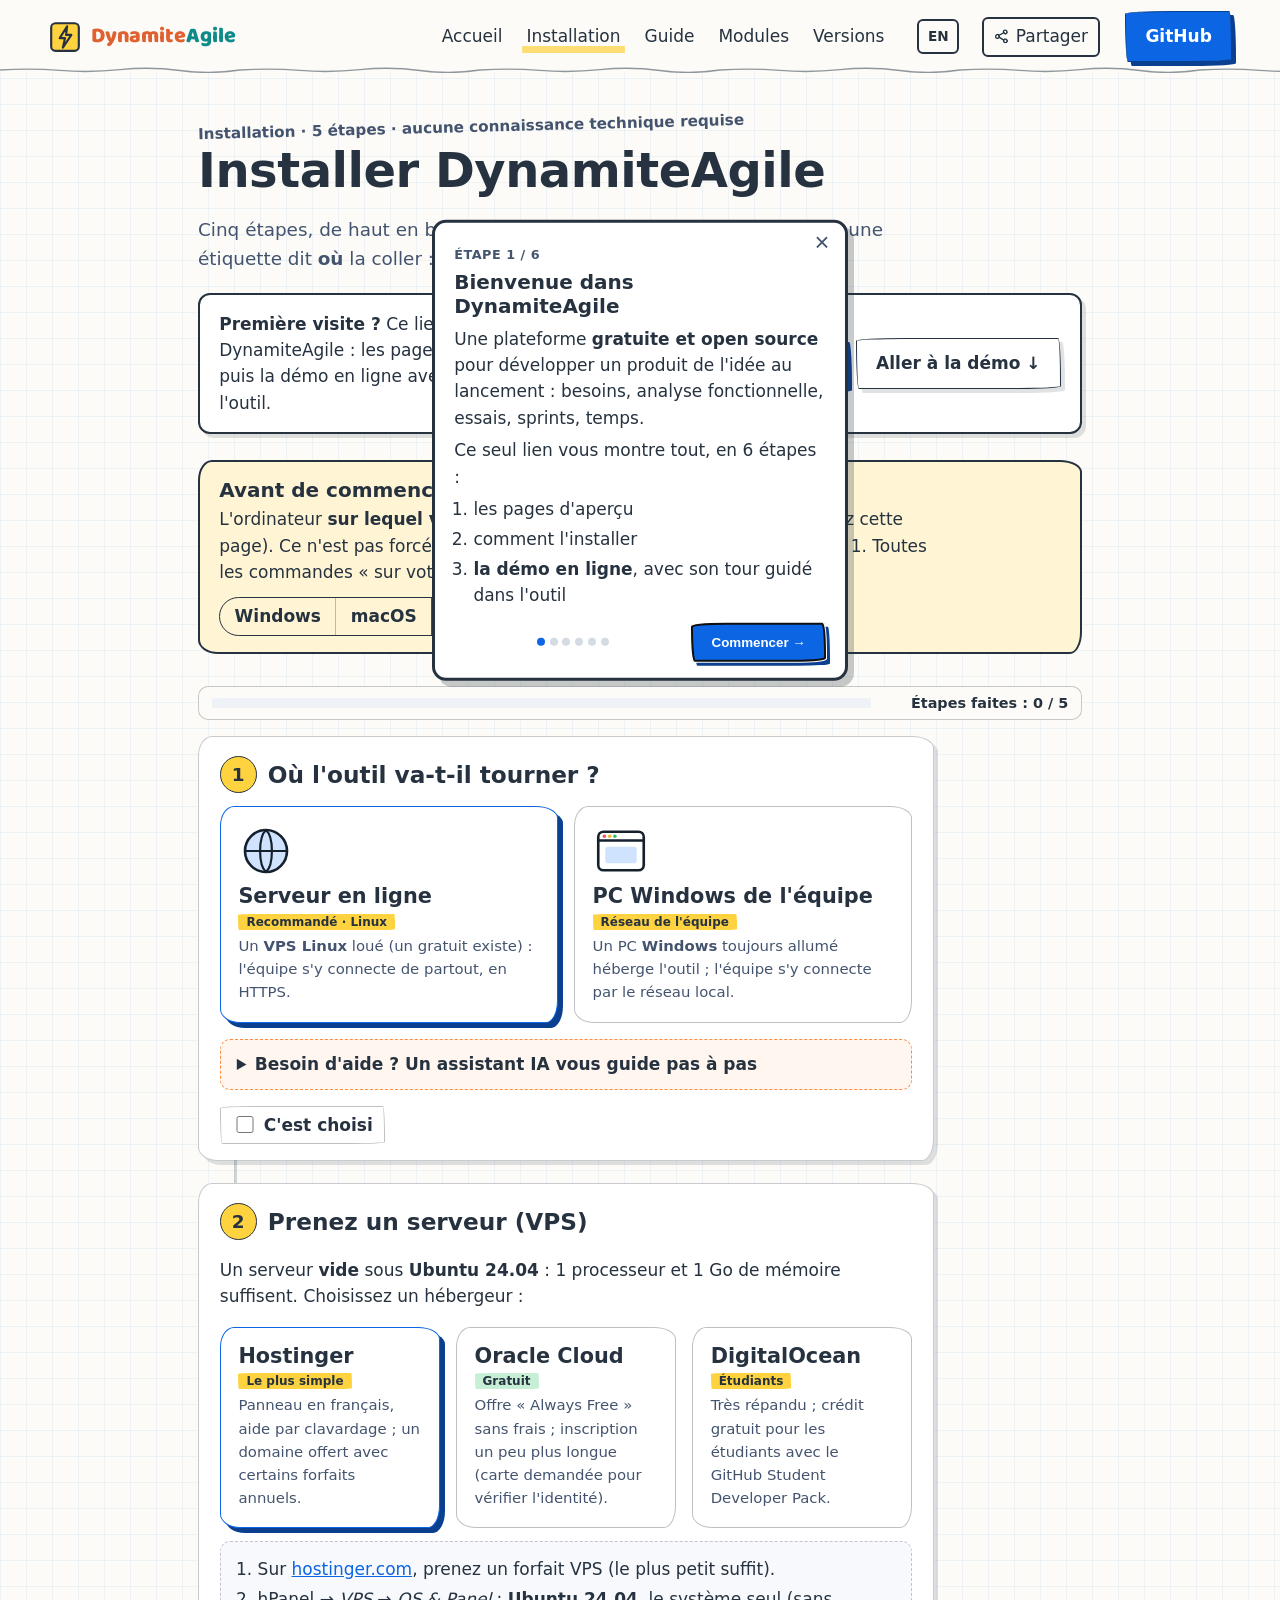
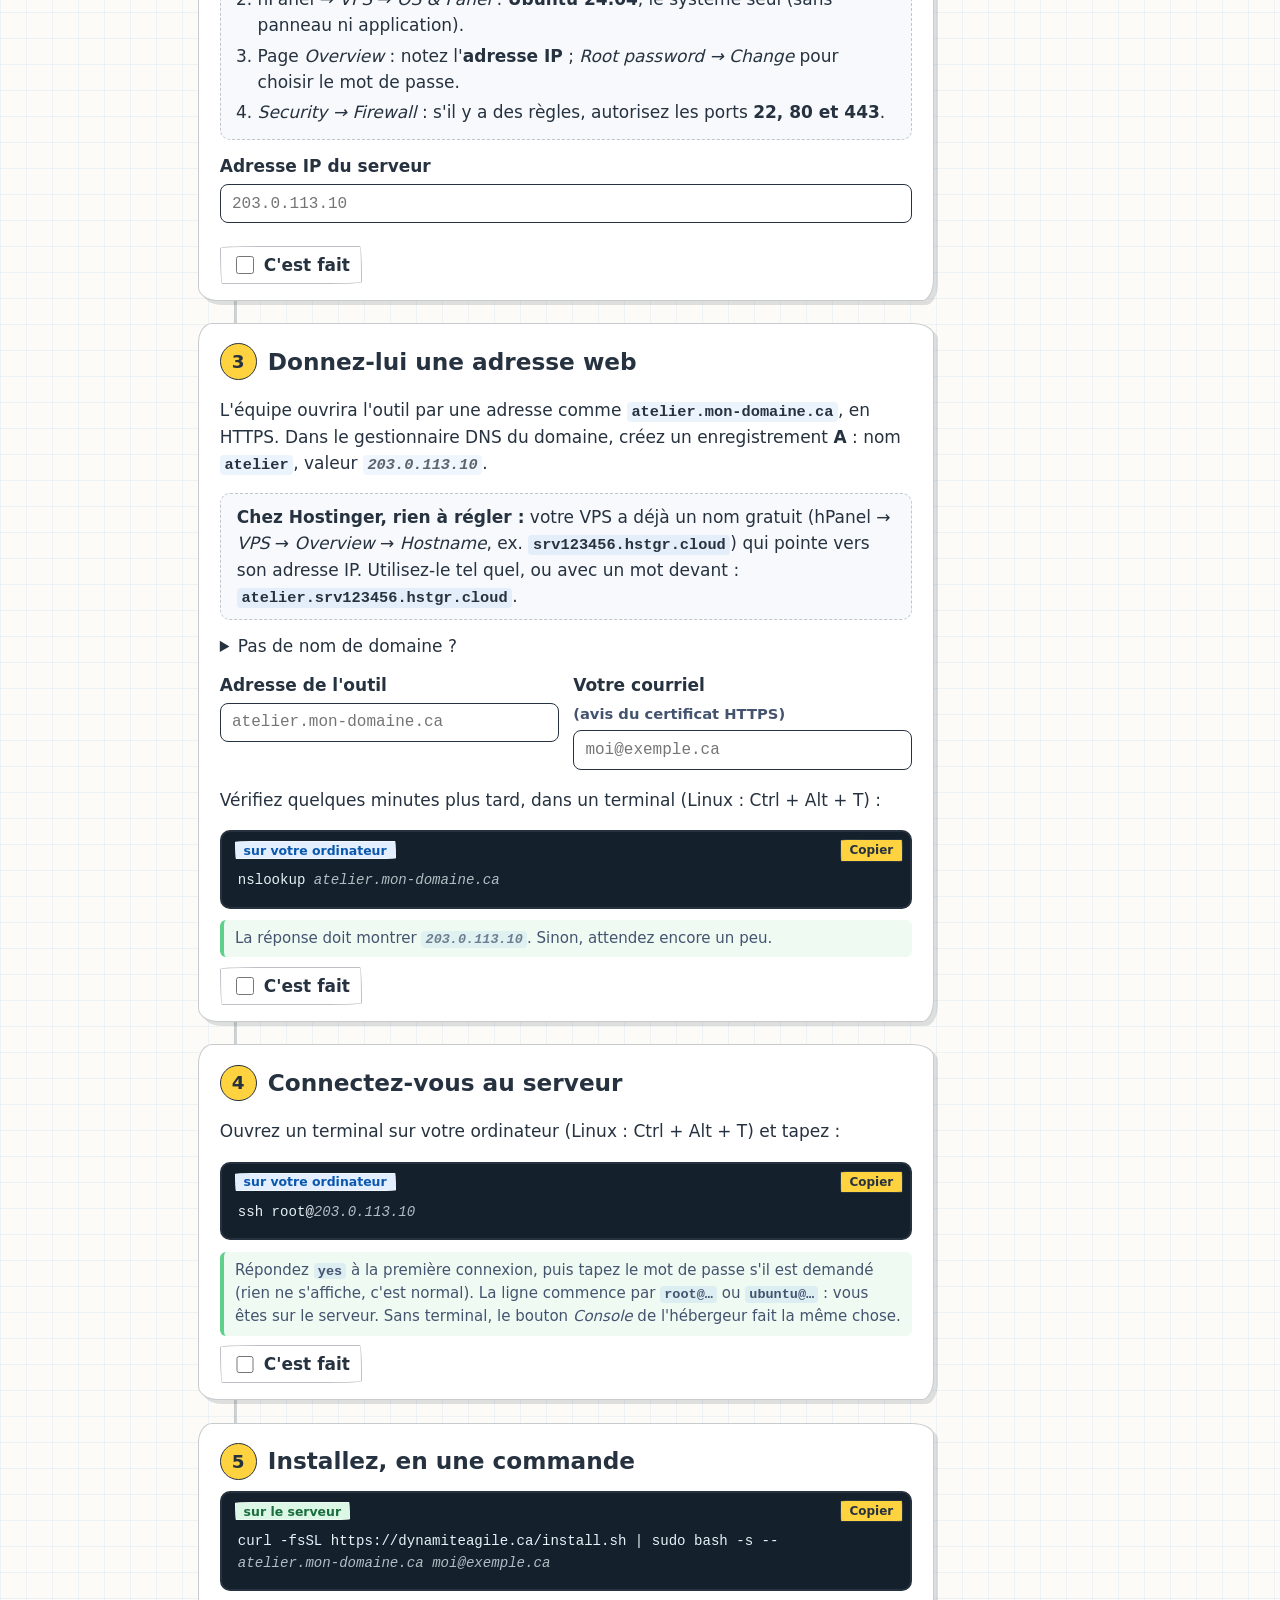
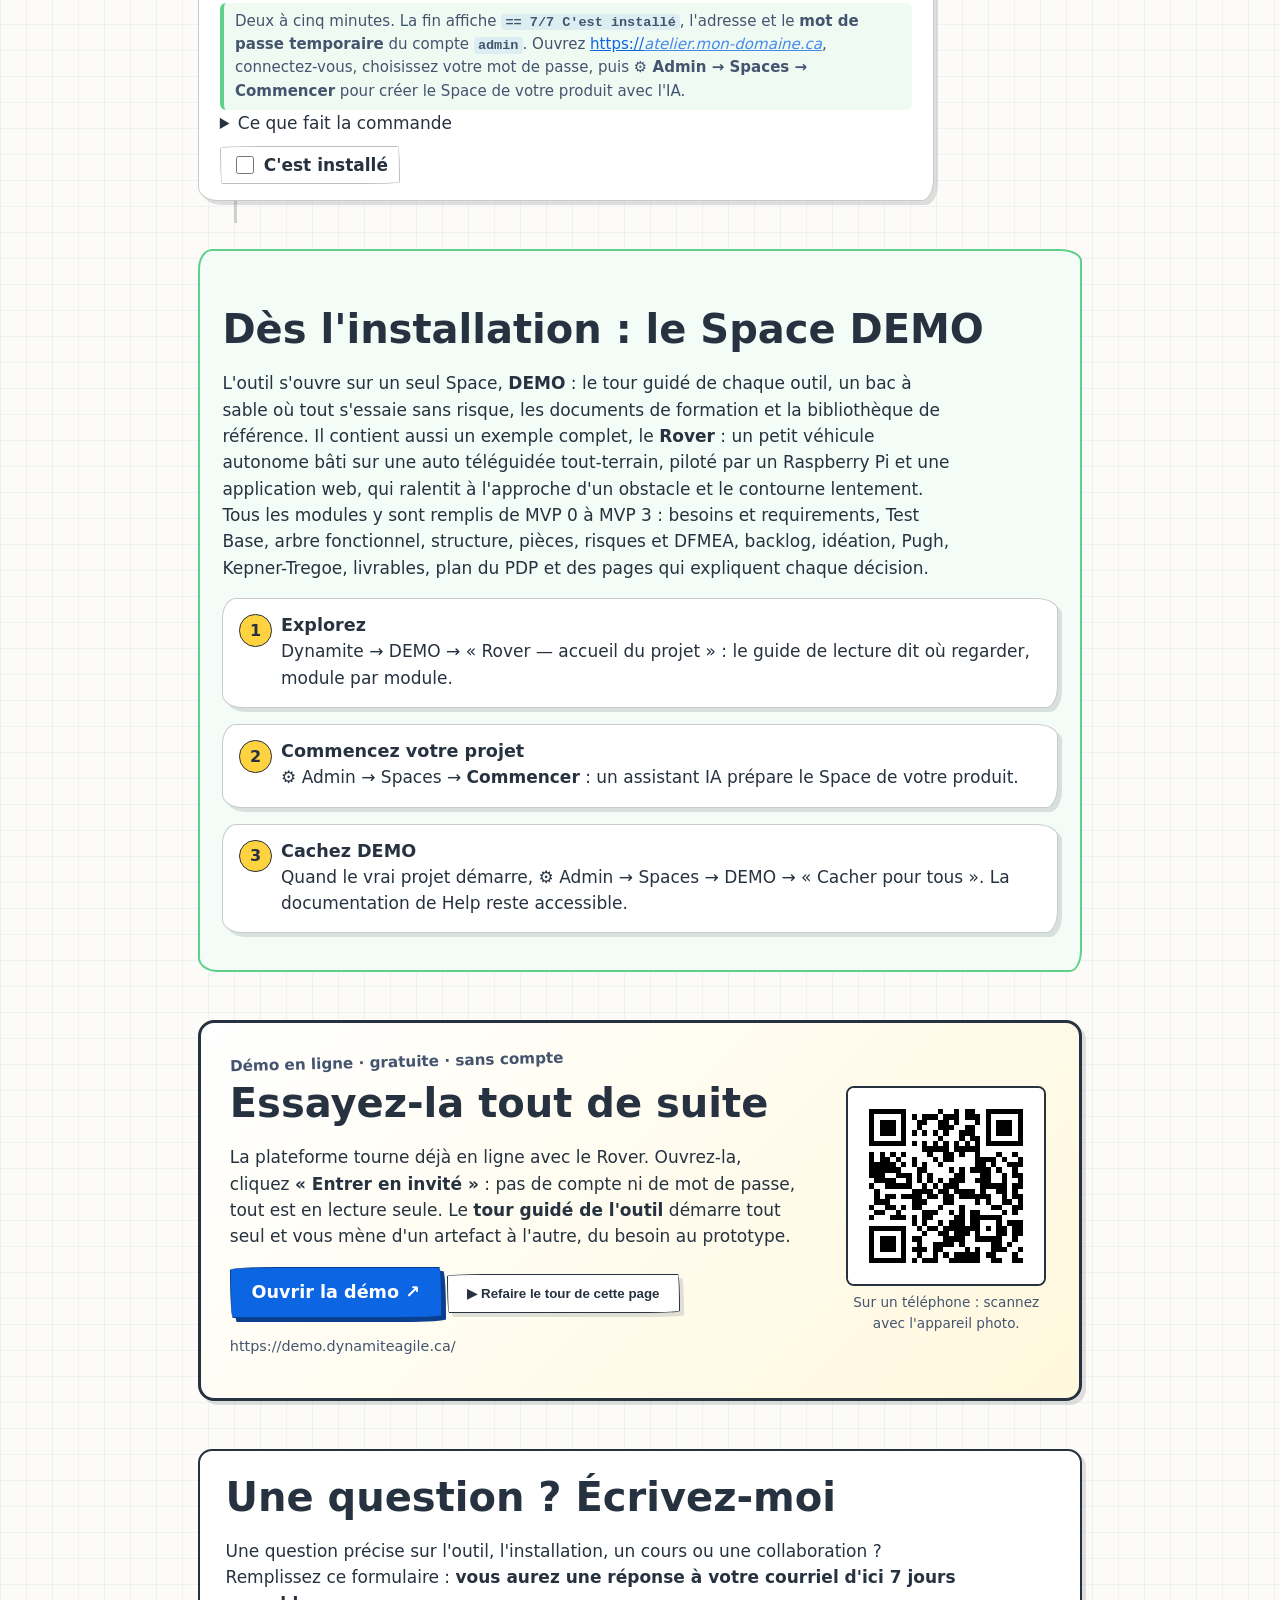
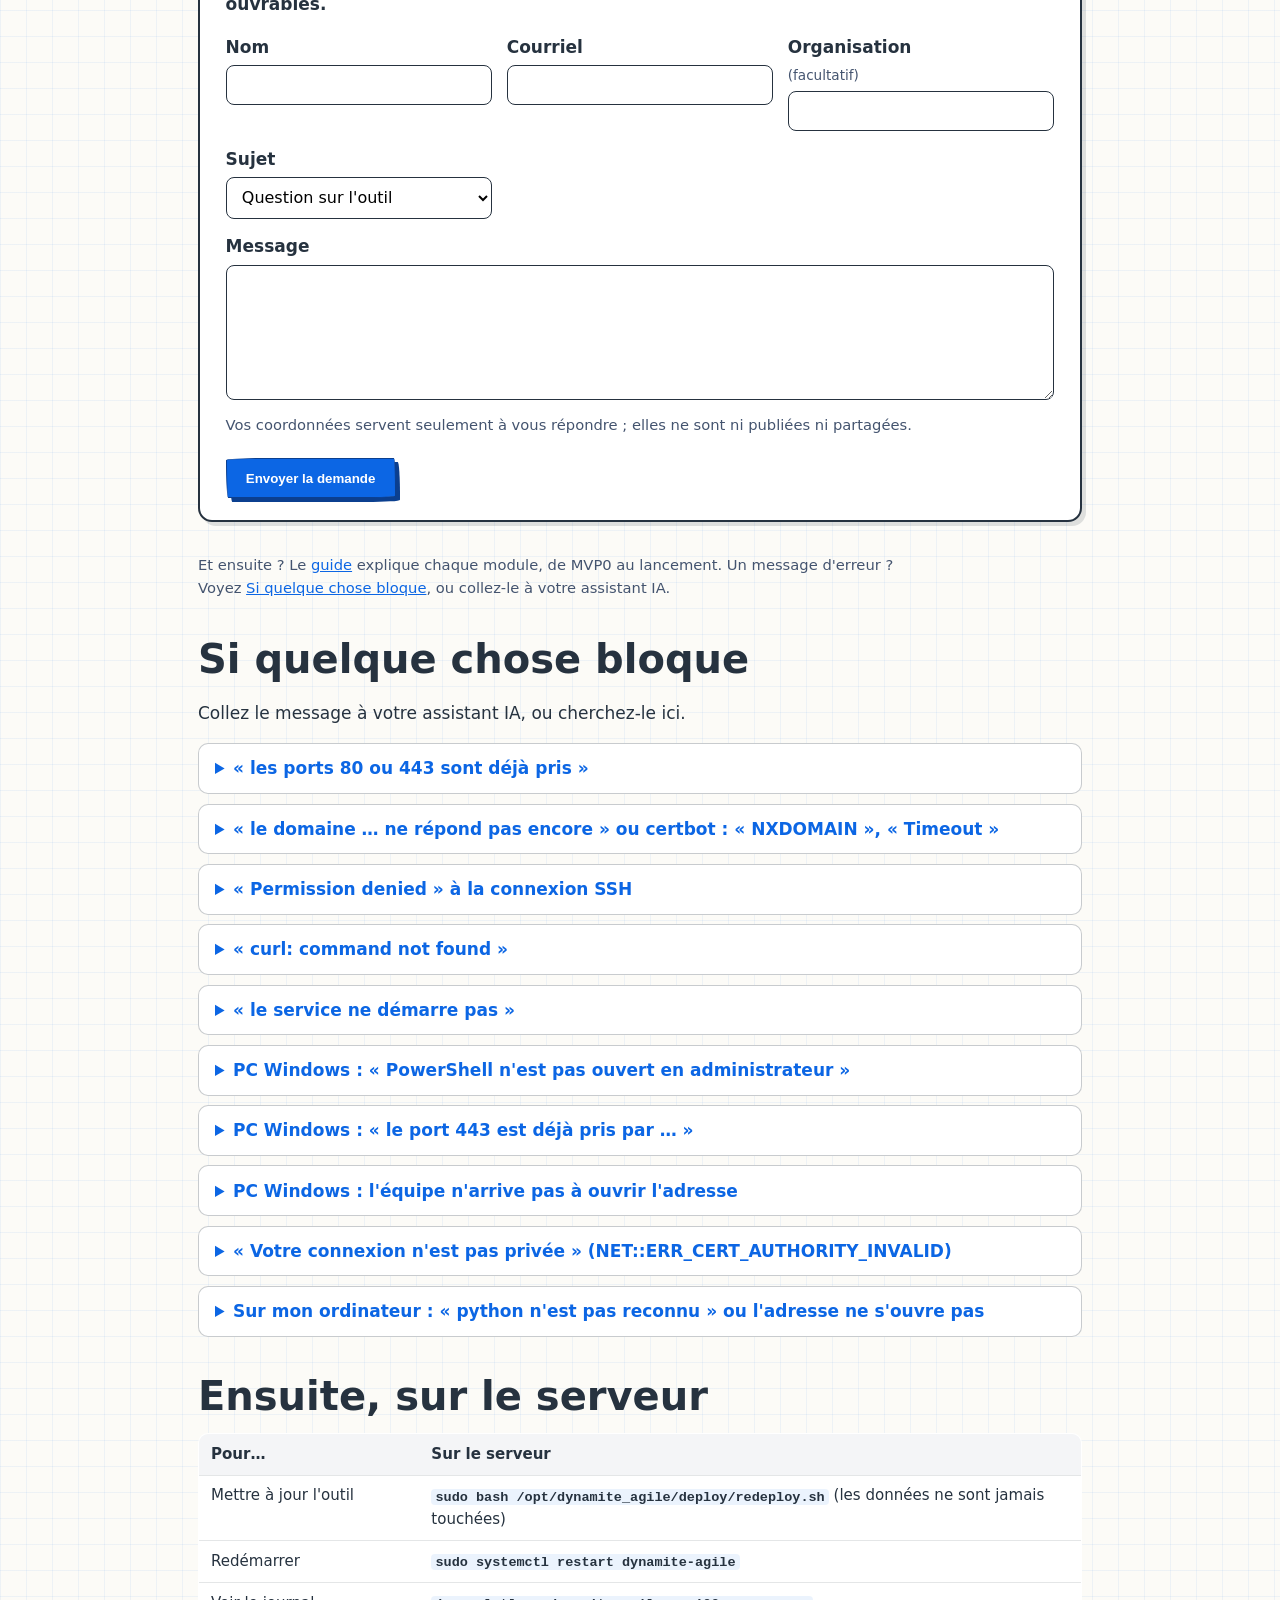
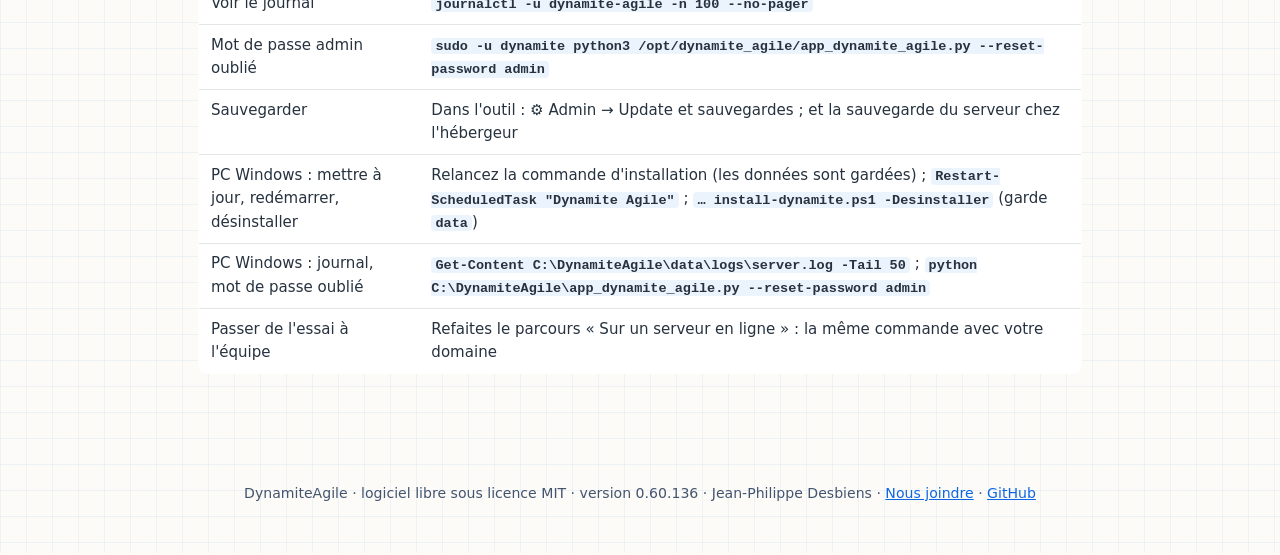
<file: site/index.html>
<!DOCTYPE html>
<html lang="fr">
<head>
<meta charset="utf-8">
<meta name="viewport" content="width=device-width, initial-scale=1">
<title>Installer DynamiteAgile</title>
<meta name="description" content="Installer DynamiteAgile en 5 étapes, sans connaissances techniques : un serveur en ligne ou un PC Windows de l'équipe, depuis Windows, macOS ou Linux.">
<link rel="icon" href="data:image/svg+xml,%3Csvg xmlns='http://www.w3.org/2000/svg' viewBox='0 0 32 32'%3E%3Crect x='3' y='3' width='26' height='26' rx='3' fill='%23ffd23f' stroke='%2326323f' stroke-width='2'/%3E%3Cpath d='M18 6 L11 17 H16 L14 26 L22 14 H17 Z' fill='none' stroke='%2326323f' stroke-width='2' stroke-linejoin='round'/%3E%3C/svg%3E">
<link rel="alternate" hreflang="fr" href="https://dynamiteagile.ca/installation.html">
<link rel="alternate" hreflang="en" href="https://dynamiteagile.ca/en/installation.html">
<style>
@font-face { font-family: "DA Logo"; src: url("[data-uri]") format("woff2"); font-weight: 800; font-display: swap; }
.logo-word { font: 800 1.35rem/1 "DA Logo", var(--font, system-ui); letter-spacing: -.005em; }
.lw-d { color: #e0602f; }
.lw-a { color: #0e8a8a; }
:root {
  --paper: #fcfbf7; --grid: rgba(12, 102, 228, .06); --ink: #26323f; --ink-2: #44546f; --blue: #0c66e4;
  --y: #ffd23f; --o: #ff8a3d; --c: #3ec6e0; --g: #5fd08a; --p: #ff6f91; --v: #9b7bff; --b: #4d8dff; --t: #2ec4b6; --r: #ff5a4f;
  --hand: "Segoe Print", "Ink Free", "Bradley Hand", "Chalkboard SE", "Comic Sans MS", "Segoe UI", system-ui, sans-serif;
  --sans: "Segoe UI Variable Text", "Segoe UI", system-ui, -apple-system, "Helvetica Neue", Arial, sans-serif;
  --r-hand: 255px 15px 225px 15px / 15px 225px 15px 255px; --r-card: 14px 22px 12px 20px / 20px 12px 22px 14px;
  --shadow: 4px 4px 0 rgba(38, 50, 63, .14); --pop: cubic-bezier(.34, 1.56, .64, 1);
}
* { box-sizing: border-box; }
html { scroll-behavior: smooth; }
body { margin: 0; font: 17px/1.55 var(--sans); color: var(--ink); background: var(--paper);
  background-image: linear-gradient(var(--grid) 1px, transparent 1px), linear-gradient(90deg, var(--grid) 1px, transparent 1px);
  background-size: 26px 26px; overflow-x: hidden; }
a { color: var(--blue); }
.hand { font-family: var(--hand); }
.hl { background: linear-gradient(transparent 55%, color-mix(in srgb, var(--hlc, var(--y)) 75%, transparent) 55% 92%, transparent 92%);
  padding: 0 .12em; }
.ico { width: 1.4em; height: 1.4em; vertical-align: -.3em; flex: none; }
#energy { position: fixed; inset: 0; z-index: 0; pointer-events: none; }
main, header, footer { position: relative; z-index: 1; }

/* ---------- top ---------- */
.top { position: sticky; top: 0; z-index: 20; display: flex; align-items: center; gap: 1.2rem; padding: .7rem clamp(1rem, 4vw, 3rem);
  background: rgba(252, 251, 247, .88); backdrop-filter: blur(6px); }
.top::after { content: ""; position: absolute; left: 0; right: 0; bottom: 0; height: 6px;
  background: url("data:image/svg+xml,%3Csvg xmlns='http://www.w3.org/2000/svg' width='240' height='6'%3E%3Cpath d='M0 3 Q30 1 60 3.4 T120 2.6 T180 3.5 T240 3' fill='none' stroke='%2326323f' stroke-opacity='.5' stroke-width='1.4' stroke-linecap='round'/%3E%3C/svg%3E") repeat-x; }
.logo { display: flex; align-items: center; gap: .55rem; font: 700 1.15rem var(--hand); text-decoration: none; color: var(--ink); }
.logo-mark { width: 34px; height: 34px; }
.top nav { display: flex; gap: .2rem; margin-left: auto; flex-wrap: wrap; }
.top nav a { position: relative; padding: .35rem .65rem; color: var(--ink); text-decoration: none; font-weight: 500; z-index: 0; }
.top nav a::after { content: ""; position: absolute; left: .4rem; right: .4rem; bottom: .15rem; height: .45rem; z-index: -1;
  background: var(--y); opacity: .7; border-radius: var(--r-hand); transform: scaleX(0); transform-origin: left; transition: transform .25s ease; }
.top nav a:hover::after, .top nav a.on::after { transform: scaleX(1); }
.btn { display: inline-flex; align-items: center; gap: .5rem; padding: .7rem 1.2rem; border: 1.8px solid var(--ink);
  border-radius: var(--r-hand); background: #fff; color: var(--ink); font-weight: 650; text-decoration: none; cursor: pointer;
  box-shadow: var(--shadow); transition: transform .2s var(--pop), box-shadow .2s ease; }
.btn:hover { transform: translate(-2px, -3px) rotate(-.6deg); box-shadow: 7px 7px 0 rgba(38, 50, 63, .16); }
.btn-primary { background: var(--blue); color: #fff; border-color: #0b3f8f; box-shadow: 4px 4px 0 #0b3f8f; }
.btn-primary:hover { box-shadow: 7px 7px 0 #0b3f8f; }

/* ---------- hero ---------- */
.hero { display: grid; grid-template-columns: minmax(0, 1fr) minmax(0, 1.1fr); gap: 2rem; align-items: center;
  max-width: 1240px; margin: 0 auto; padding: clamp(2rem, 6vw, 5rem) clamp(1rem, 4vw, 3rem) 3rem; min-height: 86vh; }
.kicker { font: 600 .95rem var(--hand); color: var(--ink-2); transform: rotate(-1.5deg); display: inline-block; }
h1 { font: 700 clamp(2.1rem, 4.6vw, 3.6rem)/1.12 var(--hand); margin: .3rem 0 1rem; letter-spacing: -.01em; }
.lead { font-size: 1.15rem; color: var(--ink-2); max-width: 36rem; }
.cta { display: flex; gap: .9rem; flex-wrap: wrap; margin-top: 1.6rem; }
.hero-art svg { width: 100%; height: auto; overflow: visible; }
.hero-art .draw path[fill="none"] { stroke-dasharray: 1400; stroke-dashoffset: 1400; animation: draw 2.6s ease-out forwards; }
.hero-art .draw path[fill]:not([fill="none"]) { opacity: 0; animation: fade .8s ease-out forwards; animation-delay: 1.6s; }
@keyframes draw { to { stroke-dashoffset: 0; } }
@keyframes fade { to { opacity: 1; } }
.scroll-hint { display: block; margin: 1.8rem 0 0; font: 600 .9rem var(--hand); color: var(--ink-2); animation: bob 1.8s ease-in-out infinite; }
@keyframes bob { 50% { transform: translateY(6px); } }

/* ---------- sections ---------- */
section { max-width: 1240px; margin: 0 auto; padding: 4.5rem clamp(1rem, 4vw, 3rem); }
h2 { font: 700 clamp(1.7rem, 3.2vw, 2.5rem)/1.2 var(--hand); margin: 0 0 .6rem; }
.sub { color: var(--ink-2); max-width: 44rem; margin: 0 0 2rem; }
.reveal { opacity: 0; transform: translateY(26px) rotate(-.4deg); transition: opacity .7s ease, transform .7s var(--pop); }
.reveal.in { opacity: 1; transform: none; }

/* before / after */
.pains { display: grid; grid-template-columns: repeat(auto-fit, minmax(220px, 1fr)); gap: 1.2rem; }
.pain { position: relative; padding: 1.2rem 1.2rem 1.1rem; background: #fff; border: 1.6px solid rgba(38, 50, 63, .3);
  border-radius: var(--r-card); box-shadow: var(--shadow); }
.pain .was { font: 600 1rem var(--hand); color: #8a95a3; position: relative; display: inline-block; }
.pain .was::after { content: ""; position: absolute; left: -4px; right: -4px; top: 55%; height: 3px; background: var(--r);
  border-radius: 3px; transform: scaleX(0) rotate(-3deg); transform-origin: left; transition: transform .6s ease .3s; }
.pain.in .was::after { transform: scaleX(1) rotate(-3deg); }
.pain .now { margin: .6rem 0 0; font-weight: 650; }
.pain .now span { --hlc: var(--g); }

/* ---------- journey: sticky screen + steps; a cursor plays each tool's gesture (journey.js) ---------- */
.journey { display: grid; grid-template-columns: minmax(0, .9fr) minmax(0, 1.1fr); gap: 2.5rem; align-items: start; }
.steps { display: flex; flex-direction: column; gap: 38vh; padding: 10vh 0 30vh; }
.step { padding: 1.2rem 1.3rem; background: rgba(255, 255, 255, .86); border: 1.6px solid rgba(38, 50, 63, .25); border-radius: var(--r-card);
  box-shadow: var(--shadow); opacity: .35; transform: scale(.97); transition: opacity .4s ease, transform .4s var(--pop), border-color .3s; }
.step.on { opacity: 1; transform: none; border-color: var(--ink); }
.step .time { font: 700 .95rem var(--hand); color: var(--ink-2); }
.step h3 { display: flex; align-items: center; gap: .5rem; margin: .2rem 0 .4rem; font-size: 1.3rem; }
.step p { margin: 0; color: var(--ink-2); }
.step .gain { display: inline-block; margin-top: .6rem; font: 600 .9rem var(--hand); --hlc: var(--g); }
.stage { position: sticky; top: 14vh; }
.screen { position: relative; height: 470px; background: #fff; border: 2px solid var(--ink); border-radius: var(--r-card);
  box-shadow: 8px 8px 0 rgba(38, 50, 63, .16); overflow: hidden; pointer-events: none; user-select: none; }
.screen::before { content: ""; position: absolute; top: -12px; left: 40px; width: 96px; height: 22px; background: color-mix(in srgb, var(--y) 70%, transparent);
  transform: rotate(-4deg); z-index: 3; }
.bar { display: flex; align-items: center; gap: .45rem; height: 40px; padding: 0 .8rem; border-bottom: 1.4px solid rgba(38, 50, 63, .25);
  font: 600 .8rem var(--sans); }
.bar .tab { display: inline-flex; align-items: center; gap: .25rem; padding: .15rem .35rem; border-radius: var(--r-hand); color: var(--ink-2);
  transition: background-color .15s ease, color .15s ease; }
.bar .tab.on { color: var(--ink); background: color-mix(in srgb, var(--acc, var(--b)) 45%, transparent); }
.bar .ico { width: 16px; height: 16px; }
/* a page swap inside one window: only the body crossfades, with a small rise */
.scene { position: absolute; inset: 40px 0 0; padding: 1rem 1.1rem; opacity: 0; transform: translateY(8px); transition: opacity .2s ease, transform .2s ease;
  font-size: .9rem; }
.scene.on { opacity: 1; transform: none; }
.scene.snap, .scene.snap * { transition: none !important; animation: none !important; }  /* a state set while hidden */
.mini-h { font: 700 1.05rem var(--hand); margin: 0 0 .7rem; display: inline-block; background: linear-gradient(transparent 58%, color-mix(in srgb, var(--acc, var(--b)) 55%, transparent) 58% 90%, transparent 90%); }
.rows { display: grid; gap: .45rem; }
.row { display: grid; grid-template-columns: 70px 1fr auto; gap: .6rem; align-items: center; padding: .45rem .55rem; border: 1.2px solid rgba(38, 50, 63, .18);
  border-radius: 8px; background: #fff; }
.row.two { grid-template-columns: 1fr auto; }
.row code { font: 600 .78rem "Cascadia Mono", Consolas, monospace; color: var(--blue); }
/* fixed heights: a ✓ drawn from a fallback font must not make a line taller when a label changes */
.chip { display: inline-flex; align-items: center; height: 1.3rem; padding: 0 .45rem; border-radius: var(--r-hand); font: 700 .72rem/1 var(--sans);
  background: #eef1f5; white-space: nowrap; transition: background-color .2s ease, color .2s ease; }
.chip.y { background: #fff1bf; color: #8a5a00; } .chip.g { background: #dcf7e6; color: #1a6e3e; } .chip.b { background: #e3eeff; color: #0a58ad; }
/* the small buttons of the mock-up: the page's .btn at the size of an application */
.screen .btn { height: 1.85rem; padding: 0 .6rem; font-size: .76rem; line-height: 1; border-width: 1.4px; box-shadow: 2px 2px 0 rgba(38, 50, 63, .16); gap: .3rem; white-space: nowrap;
  transition: transform .08s ease-out, box-shadow .08s ease-out, background-color .2s ease, color .2s ease, border-color .2s ease; }
.screen .btn-primary { box-shadow: 2px 2px 0 #0b3f8f; }
.screen .btn[data-pressed] { transform: translate(1px, 1px); box-shadow: 1px 1px 0 rgba(38, 50, 63, .16); }
.screen .btn.is-done { background: #dcf7e6; color: #1a6e3e; border-color: #1a6e3e; box-shadow: 2px 2px 0 rgba(26, 110, 62, .25); }
/* a label that changes on itself: the old words leave upward, the new arrive from below, the box eases to its width */
.roll { display: inline-grid; overflow: hidden; vertical-align: bottom; transition: width .32s cubic-bezier(.45, 0, .1, 1); }
.roll > span { grid-area: 1 / 1; justify-self: start; white-space: nowrap; }
.roll .ro-out { animation: ro-out .32s cubic-bezier(.45, 0, .1, 1) forwards; }
.roll .ro-in { animation: ro-in .32s cubic-bezier(.45, 0, .1, 1) both; }
@keyframes ro-out { to { transform: translateY(-110%); opacity: 0; } }
@keyframes ro-in { from { transform: translateY(110%); opacity: 0; } }

/* the cursor (glyphs and hotspots of the stageshow kit: arrow, I-beam, east-west resize) */
.jc { position: absolute; left: 0; top: 0; z-index: 5; opacity: 0; transition: opacity .25s ease; will-change: transform; }
.jc.live { opacity: 1; }
.jc.live.idle { opacity: 0; transition-duration: .6s; }
.jc-press { display: grid; transform-origin: 0 0; transition: transform .26s cubic-bezier(.22, 1, .36, 1); }
.jc[data-pressed] .jc-press { transform: scale(.9); transition: transform .08s ease-out; }
.jc-g { grid-area: 1 / 1; display: block; opacity: 0; transform: scale(.6); transform-origin: 0 0; transition: transform .2s ease, opacity .2s ease; }
.jc[data-kind="arrow"] .jc-arrow, .jc[data-kind="ibeam"] .jc-ibeam, .jc[data-kind="ew"] .jc-ew { opacity: 1; transform: none; }
.jc-arrow { margin: -3px 0 0 -4px; transform-origin: 4px 3px; filter: drop-shadow(0 1px 1.5px rgba(0, 0, 0, .22)); }
.jc-arrow path { fill: var(--ink); stroke: var(--ink); stroke-width: 2.4; stroke-linejoin: round; }
.jc-ibeam { margin: -8px 0 0 -5px; transform-origin: 5px 8px; overflow: visible; }
.jc-ew { margin: -10.5px 0 0 -10.5px; transform-origin: 10.5px 10.5px; overflow: visible; }
.jc .edge { stroke: #fff; fill: #fff; } .jc .line { stroke: var(--ink); fill: var(--ink); }

/* Dashboard: the @mention arrives whole from just above, then is acknowledged */
.kpis { display: grid; grid-template-columns: repeat(4, 1fr); gap: .6rem; }
.kpi { padding: .6rem; border: 1.4px solid rgba(38, 50, 63, .25); border-radius: var(--r-card); box-shadow: 2px 2px 0 rgba(38, 50, 63, .12); }
.kpi b { display: block; font-size: 1.5rem; }
.kpi small { color: var(--ink-2); }
.msg { display: flex; align-items: center; gap: .6rem; margin-top: .8rem; padding: .55rem .7rem; border-left: 4px solid var(--r);
  background: #fff5f4; border-radius: 6px; opacity: 0; transform: translateY(-8px);
  transition: opacity .5s cubic-bezier(.25, .8, .25, 1), transform .5s cubic-bezier(.25, .8, .25, 1), background-color .25s ease, border-color .25s ease; }
.msg.in { opacity: 1; transform: none; }
.msg.ok { border-left-color: var(--g); background: #f2fbf5; }
.msg .msg-t { flex: 1; min-width: 0; }
.dot { display: inline-grid; place-items: center; flex: none; width: 20px; height: 20px; border-radius: 50%; background: var(--r); color: #fff;
  font-size: .75rem; font-weight: 700; transition: background-color .2s ease; }
.msg.ok .dot { background: #1a6e3e; }

/* Goldmine: the Need Status menu, then the trace drawn from the need to the requirement */
.pop { position: absolute; z-index: 4; display: grid; min-width: 170px; padding: .25rem; background: #fff; border: 1.4px solid var(--ink);
  border-radius: 10px; box-shadow: 3px 3px 0 rgba(38, 50, 63, .16); font: 600 .78rem var(--sans);
  opacity: 0; transform: translateY(-4px); transition: opacity .16s ease, transform .16s ease; }
.pop.open { opacity: 1; transform: none; }
.pop > span { padding: .3rem .55rem; border-radius: 7px; transition: background-color .15s ease; }
.pop > span[data-hover] { background: color-mix(in srgb, var(--acc, var(--y)) 40%, transparent); }
.trace { position: relative; height: 130px; margin-top: .9rem; }
.trace svg { width: 100%; height: 100px; }
.trace .base { stroke: #c9ced6; stroke-dasharray: 8 10; }
.trace .lit { stroke: var(--y); stroke-dasharray: 600; stroke-dashoffset: 600; transition: stroke-dashoffset 1.1s cubic-bezier(.45, 0, .1, 1); }
.trace.on .lit { stroke-dashoffset: 0; }
.trace circle { fill: #fff; stroke: var(--ink); stroke-width: 2; transition: fill .25s ease; }
.trace.on circle { fill: var(--y); }
.trace.on circle:nth-of-type(2) { transition-delay: .5s; } .trace.on circle:nth-of-type(3) { transition-delay: 1s; }
.trace-l { position: relative; height: 22px; font: 600 .82rem var(--hand); }
.trace-l span { position: absolute; transform: translateX(-50%); white-space: nowrap; }
.trace-l span:nth-child(1) { left: 8.7%; } .trace-l span:nth-child(2) { left: 50%; } .trace-l span:nth-child(3) { left: 91.3%; transform: translateX(-80%); }

/* Diamond: the function tree grows branch by branch; a click on F3 brings its DFMEA line and key test */
.ftree { display: grid; grid-template-columns: 36% 1fr; align-items: center; gap: 1.4rem; position: relative; }
.fkids { display: flex; flex-direction: column; gap: .4rem; border-left: 2px solid transparent; padding-left: .9rem; transition: border-color .3s ease; }
.ftree.grown .fkids { border-left-color: var(--ink); }
.fnode { border: 2px solid var(--ink); border-radius: var(--r-hand); padding: .3rem .5rem; background: #fff; font-size: .82rem; line-height: 1.2; }
.fnode code { margin-right: .35rem; font-weight: 700; }
.fnode.f0 { position: relative; background: color-mix(in srgb, var(--y) 55%, #fff); }
.fnode.f0::after { content: ""; position: absolute; right: calc(-1.4rem - 2px); top: 50%; width: 1.4rem; border-top: 2px solid var(--ink); }
.fkids .fnode { position: relative; background: color-mix(in srgb, var(--c) 22%, #fff); opacity: 0; transform: translateX(-12px);
  transition: opacity .4s ease, transform .4s ease, background-color .15s ease, box-shadow .15s ease;
  transition-delay: calc(var(--k, 0) * .3s), calc(var(--k, 0) * .3s), 0s, 0s; }
.fkids .fnode::before { content: ""; position: absolute; left: calc(-.9rem - 2px); top: 50%; width: .9rem; border-top: 2px solid var(--ink); }
.fkids .fnode.crit { border-width: 3px; }
.ftree.grown .fkids .fnode { opacity: 1; transform: none; }
.ftree .fnode.sel { background: color-mix(in srgb, var(--c) 60%, #fff); box-shadow: 2px 2px 0 var(--ink); }
.dfm { opacity: 0; transform: translateY(-6px); transition: opacity .45s cubic-bezier(.25, .8, .25, 1), transform .45s cubic-bezier(.25, .8, .25, 1); }
.dfm.in { opacity: 1; transform: none; }
.row.dfm { grid-template-columns: auto 1fr auto; }

/* Exploration: a month ruler, the phases, and the launch date that follows a longer Concept */
.gantt { display: grid; gap: 1rem; margin-top: .3rem; }
.g-row { display: grid; grid-template-columns: 96px 1fr; align-items: center; gap: .6rem; font-size: .84rem; }
.g-track { position: relative; height: 24px;
  background: repeating-linear-gradient(90deg, rgba(38, 50, 63, .1) 0 1px, transparent 1px 16.666%); }
.g-ruler .g-track { height: 1rem; background: none; font-size: .72rem; color: var(--ink-2); }
.g-ruler .g-track span { position: absolute; top: 0; }
.g-bar { position: absolute; top: 3px; height: 18px; border-radius: var(--r-hand); background: var(--v); opacity: .85; width: 0;
  transition: width .8s ease, left .45s cubic-bezier(.45, 0, .1, 1); }
.g-bar.pink { background: var(--p); }
.g-bar.drag { transition: none; }
.g-ms { position: absolute; top: 5px; width: 14px; height: 14px; margin-left: -7px; background: var(--o); border: 1.6px solid var(--ink);
  transform: rotate(45deg); transition: left .45s cubic-bezier(.45, 0, .1, 1); }
.row.g-sum { margin-top: 1.4rem; grid-template-columns: 1fr auto; }
.g-sum b { font-variant-numeric: tabular-nums; }

/* Agile: one card carried by the hand from To Do to In Progress */
.board { display: grid; grid-template-columns: repeat(3, 1fr); gap: .6rem; height: 330px; }
.col { background: #f4f5f7; border-radius: 10px; padding: .5rem; position: relative; }
.col h4 { margin: 0 0 .4rem; font-size: .75rem; text-transform: uppercase; color: var(--ink-2); }
.card { position: absolute; padding: .45rem .55rem; background: #fff; border: 1.4px solid rgba(38, 50, 63, .25); border-radius: var(--r-card);
  box-shadow: 2px 2px 0 rgba(38, 50, 63, .12); font-size: .78rem; will-change: transform; transform-origin: 50% 50%;
  transition: transform .35s cubic-bezier(.45, 0, .1, 1), box-shadow .2s ease; }
.card.held { transition: box-shadow .2s ease; box-shadow: 6px 8px 0 rgba(38, 50, 63, .16); z-index: 3; }

/* Dynamite: the objective typed in the page, then the Word export */
.wiki { font-size: .86rem; }
.wiki .typed { min-height: 2.6em; }
.wiki .typed.caret::after { content: ""; display: inline-block; width: 2px; height: 1.05em; margin-left: 1px; vertical-align: -.18em; background: var(--ink); }
.wiki .ph { height: 7px; margin: .55rem 0 0; border-radius: 4px; background: #e9ecf0; }
.wiki .block { margin-top: .7rem; padding: .5rem .6rem; border: 1.4px dashed var(--o); border-radius: 8px; background: #fff7ef; }
.wiki .block.exp { display: flex; align-items: center; gap: .7rem; border-color: var(--b); background: #f2f7ff; color: var(--ink-2); }

/* Testing: the waveform, the attached PDF, then Verified */
.scope { display: grid; grid-template-columns: 1.3fr 1fr; gap: .8rem; }
.scope svg { width: 100%; height: 150px; background: #0f1d1a; border-radius: 10px; }
.scope .wave { stroke-dasharray: 600; stroke-dashoffset: 600; }
.scope.run .wave { animation: draw 2.4s linear forwards; }
.scope .btn { justify-self: start; margin-top: .3rem; }

/* Timesheet: four days, Thursday copied to Friday, the week submitted */
.hours { display: grid; grid-template-columns: repeat(5, 1fr); gap: .45rem; height: 150px; margin-top: .4rem; }
.hcol { position: relative; display: flex; align-items: flex-end; }
.hcol i { display: block; width: 100%; height: 0; background: var(--t); border-radius: 6px 6px 3px 3px; opacity: .85; transition: height .8s var(--pop); }
.hcol.fri::before { content: ""; position: absolute; left: 0; right: 0; bottom: 0; height: 88%; border: 1.6px dashed rgba(38, 50, 63, .35);
  border-radius: 6px 6px 3px 3px; transition: opacity .3s ease; }
.hcol.fri.filled::before { opacity: 0; }
.days { display: grid; grid-template-columns: repeat(5, 1fr); gap: .45rem; margin-top: .25rem; text-align: center; font-size: .75rem; color: var(--ink-2); }
.acts { display: flex; gap: .6rem; flex-wrap: wrap; margin: .8rem 0; }

/* Training: the test submitted, the topic Completed */
.tl { display: flex; align-items: center; justify-content: space-between; gap: .6rem; }
.progress { height: 14px; border: 1.4px solid var(--ink); border-radius: var(--r-hand); overflow: hidden; margin: .6rem 0 .9rem; }
.progress i { display: block; height: 100%; width: 0; background: var(--p); transition: width 1s ease; }
.progress.full i { background: var(--g); }

/* narrow screens: the screen comes first and plays the day on its own (journey.js) */
@media (max-width: 900px) {
  .stage { order: -1; margin-bottom: .6rem; }
}
@media (max-width: 560px) {
  .bar { gap: .2rem; padding: 0 .5rem; }
  .bar .tl { display: none; }
  .scene { padding: .9rem .8rem; }
  .row { grid-template-columns: 64px 1fr auto; gap: .5rem; padding: .4rem .45rem; }
  .row.g-sum { grid-template-columns: 1fr auto; }
  .row code { white-space: nowrap; }
  .kpis { gap: .4rem; }
  .kpi { padding: .35rem .5rem; }
  .kpi b { font-size: 1.15rem; }
  .msg { flex-wrap: wrap; row-gap: .45rem; }
  .msg .msg-t { flex-basis: calc(100% - 20px - .6rem); }
  .msg .btn { margin-left: calc(20px + .6rem); }
  .msg + .rows .row + .row { display: none; }  /* one ticket under the message, room left for the hand to rest */
  .ftree { grid-template-columns: 1fr; gap: .5rem; }
  .fnode.f0::after { display: none; }
  .g-row { grid-template-columns: 72px 1fr; }
  .scope { grid-template-columns: 1fr; }
  .scope svg { height: 96px; }
  .board { height: 330px; gap: .4rem; }
  .card { font-size: .72rem; padding: .4rem .45rem; }
  .hours { height: 120px; }
}
@media (prefers-reduced-motion: reduce) {
  .scope .wave { stroke-dashoffset: 0; }
}

/* ---------- chain ---------- */
.chain svg { width: 100%; height: auto; }
.chain .node rect { fill: #fff; stroke: var(--ink); stroke-width: 2; }
.chain .node text { font: 700 17px var(--hand); fill: var(--ink); }
.chain .node .sm { font: 500 12px var(--sans); fill: var(--ink-2); }
.chain .link { fill: none; stroke: var(--ink); stroke-width: 2.2; stroke-linecap: round; stroke-dasharray: 600; stroke-dashoffset: 600; transition: stroke-dashoffset 1.4s ease; }
.chain.in .link { stroke-dashoffset: 0; }
.chain .spark { fill: var(--y); stroke: var(--ink); stroke-width: 1.2; }

/* ---------- tools grid ---------- */
.tools { display: grid; grid-template-columns: repeat(auto-fill, minmax(215px, 1fr)); gap: 1.1rem; }
.tool { position: relative; padding: 1.1rem 1.1rem 1rem; background: #fff; border: 1.6px solid rgba(38, 50, 63, .28); border-radius: var(--r-card);
  box-shadow: var(--shadow); transition: transform .3s var(--pop), box-shadow .3s ease; transform-style: preserve-3d; }
.tool:hover { box-shadow: 9px 10px 0 rgba(38, 50, 63, .15); }
.tool .ico { width: 44px; height: 44px; padding: 6px; border-radius: 46% 54% 50% 50% / 52% 46% 54% 48%;
  background: color-mix(in srgb, var(--a) 45%, transparent); transition: transform .4s var(--pop); }
.tool:hover .ico { transform: rotate(-10deg) scale(1.1); }
.tool h3 { margin: .6rem 0 .25rem; font: 700 1.15rem var(--hand); }
.tool p { margin: 0; color: var(--ink-2); font-size: .93rem; }

/* ---------- numbers & trust ---------- */
.nums { display: grid; grid-template-columns: repeat(auto-fit, minmax(170px, 1fr)); gap: 1rem; }
.num { text-align: center; padding: 1.1rem; background: #fff; border: 1.6px solid rgba(38, 50, 63, .25); border-radius: var(--r-card); box-shadow: var(--shadow); }
.num b { display: block; font: 700 2.4rem var(--hand); }
.num span { color: var(--ink-2); }
.trust { display: grid; grid-template-columns: repeat(auto-fit, minmax(240px, 1fr)); gap: 1rem; }
.trust li { list-style: none; padding: .8rem 1rem; background: rgba(255, 255, 255, .8); border-left: 5px solid var(--g); border-radius: 8px; }
.final { text-align: center; }
.final .cta { justify-content: center; }
footer { text-align: center; padding: 2rem 1rem 3rem; color: var(--ink-2); font-size: .88rem; }

@media (max-width: 900px) {
  .hero, .journey { grid-template-columns: minmax(0, 1fr); }
  .stage { position: relative; top: 0; }
  .steps { gap: 1.2rem; padding: 1rem 0; }
  .step { opacity: 1; transform: none; }
  .kpis { grid-template-columns: repeat(2, 1fr); }
  .screen { overflow: hidden; } .bar { overflow: hidden; } #journee { overflow-x: clip; }
}
@media (prefers-reduced-motion: reduce) {
  *, *::before, *::after { animation: none !important; transition: none !important; }
  .reveal { opacity: 1; transform: none; }
  .hero-art .draw path { stroke-dashoffset: 0 !important; opacity: 1 !important; }
  #energy { display: none; }
}
/* Website of Dynamite | Agile (D-O-015): added on top of the CSS of the vitrine (same tokens, same hand-drawn look). */
main { overflow-x: clip; }
.top .gh { margin-left: .4rem; }
.top nav a.on::after { transform: scaleX(1); }
.page { max-width: 980px; margin: 0 auto; padding: 2.5rem clamp(1rem, 4vw, 3rem) 4rem; }
.page h1 { font-size: clamp(2rem, 4vw, 3rem); }
.page h2 { margin-top: 2.6rem; }
.page h3 { font: 700 1.2rem var(--hand); margin: 1.6rem 0 .4rem; }
.page p, .page li { max-width: 46rem; }
.note { padding: .8rem 1rem; margin: 1rem 0; background: rgba(255, 255, 255, .85); border-left: 5px solid var(--y); border-radius: 8px; }
.note.warn { border-left-color: var(--o); }
.note.ok { border-left-color: var(--g); }
.toc { display: flex; flex-wrap: wrap; gap: .5rem; margin: 1rem 0 2rem; padding: 0; list-style: none; }
.toc a { display: inline-block; padding: .3rem .7rem; border: 1.4px solid rgba(38, 50, 63, .3); border-radius: var(--r-hand);
  background: #fff; text-decoration: none; color: var(--ink); font-weight: 600; font-size: .92rem; }
.toc a:hover { background: color-mix(in srgb, var(--y) 45%, #fff); }
.stepper { counter-reset: st; list-style: none; padding: 0; }
.stepper > li { counter-increment: st; position: relative; padding: 1rem 1.1rem 1rem 3.6rem; margin: 0 0 1rem; background: #fff;
  border: 1.6px solid rgba(38, 50, 63, .25); border-radius: var(--r-card); box-shadow: var(--shadow); max-width: none; }
.stepper > li::before { content: counter(st); position: absolute; left: 1rem; top: .95rem; display: grid; place-items: center;
  width: 1.9rem; height: 1.9rem; border-radius: 50%; background: var(--y); border: 1.6px solid var(--ink); font: 700 1rem var(--hand); }
.stepper > li > b:first-child { display: block; font: 700 1.1rem var(--hand); margin-bottom: .2rem; }
pre.cmd { position: relative; margin: .7rem 0; padding: .9rem 1rem; background: #14202b; color: #e8f1f8; border-radius: 10px;
  font: 500 .88rem/1.55 "Cascadia Mono", Consolas, "SFMono-Regular", Menlo, monospace; overflow-x: auto; border: 2px solid var(--ink); }
pre.cmd .c { color: #7f95a8; }
pre.cmd .p { color: var(--g); user-select: none; }
.copy { position: absolute; top: .45rem; right: .45rem; padding: .2rem .55rem; font: 600 .75rem var(--sans); color: var(--ink);
  background: var(--y); border: 1.4px solid var(--ink); border-radius: var(--r-hand); cursor: pointer; }
table.t { width: 100%; border-collapse: collapse; margin: .8rem 0; background: #fff; border: 1.6px solid rgba(38, 50, 63, .25);
  border-radius: 10px; overflow: hidden; font-size: .94rem; }
table.t th, table.t td { padding: .55rem .75rem; text-align: left; vertical-align: top; border-bottom: 1px solid rgba(38, 50, 63, .12); }
table.t th { background: #f4f5f7; font-weight: 650; }
code { font: 600 .9em "Cascadia Mono", Consolas, monospace; background: rgba(12, 102, 228, .08); padding: .05em .3em; border-radius: 4px; }
pre code { background: none; padding: 0; font: inherit; }

/* ---------- landing: the descent into the mine ---------- */
#descente { overflow-x: clip; }
.descent { display: grid; grid-template-columns: 120px minmax(0, 1fr); gap: 2rem; }
.shaft { position: sticky; top: 16vh; height: 64vh; display: flex; flex-direction: column; align-items: center; }
.shaft .rope { position: relative; flex: 1; width: 6px; background: rgba(38, 50, 63, .12); border-radius: 3px; overflow: hidden; }
.shaft .rope i { position: absolute; left: 0; top: 0; width: 100%; height: var(--depth, 0%); background: var(--o); border-radius: 3px; }
.shaft .depth { margin-top: .6rem; font: 700 1.5rem var(--hand); white-space: nowrap; }
.shaft .lamp { width: 44px; height: 44px; margin-bottom: .5rem; }
.levels { display: flex; flex-direction: column; gap: 22vh; padding: 6vh 0 18vh; }
.level { display: grid; grid-template-columns: 150px minmax(0, 1fr); gap: 1.4rem; align-items: center; padding: 1.3rem 1.4rem;
  background: rgba(255, 255, 255, .9); border: 1.6px solid rgba(38, 50, 63, .25); border-radius: var(--r-card); box-shadow: var(--shadow);
  opacity: 0; transform: translateX(40px) rotate(.6deg); transition: opacity .7s ease, transform .8s var(--pop); }
.level.in { opacity: 1; transform: none; }
.level img { width: 150px; height: auto; transform: scale(.6) rotate(-8deg); transition: transform .9s var(--pop) .15s; }
.level.in img { transform: none; }
.level .m { font: 700 .9rem var(--hand); color: var(--ink-2); }
.level h3 { margin: .1rem 0 .35rem; font: 700 1.45rem var(--hand); }
.level .mine { margin: 0 0 .35rem; }
.level .proj { margin: 0; color: var(--ink-2); }
.level .proj b { color: var(--ink); }
.surface { text-align: center; font: 700 1.3rem var(--hand); }

/* ---------- landing: three commands in a terminal ---------- */
.term { max-width: 760px; margin: 1.4rem auto 0; background: #14202b; border: 2px solid var(--ink); border-radius: var(--r-card);
  box-shadow: 8px 8px 0 rgba(38, 50, 63, .16); overflow: hidden; }
.term .tbar { display: flex; gap: .4rem; padding: .55rem .8rem; background: #1d2b38; }
.term .tbar i { width: 11px; height: 11px; border-radius: 50%; background: var(--r); }
.term .tbar i:nth-child(2) { background: var(--y); } .term .tbar i:nth-child(3) { background: var(--g); }
.term pre { margin: 0; padding: 1rem 1.1rem 1.2rem; min-height: 9.5rem; color: #e8f1f8; font: 500 .92rem/1.7 "Cascadia Mono", Consolas, monospace;
  white-space: pre-wrap; text-align: left; overflow-wrap: anywhere; }
.term .ok { color: var(--g); }
.center { text-align: center; }
.center .sub { margin-left: auto; margin-right: auto; }
.center .cta { justify-content: center; }

@media (max-width: 900px) {
  .descent { grid-template-columns: 1fr; }
  .shaft { display: none; }
  .levels { gap: 1.2rem; padding: 1rem 0; }
  .level { grid-template-columns: 90px minmax(0, 1fr); }
  .level img { width: 90px; }
}
@media (prefers-reduced-motion: reduce) {
  .level, .level img { opacity: 1; transform: none; }
}
@media (max-width: 640px) {
  .top { flex-wrap: wrap; gap: .4rem .8rem; }
  .top nav { order: 3; width: 100%; margin-left: 0; }
  .top .gh { margin-left: auto; padding: .45rem .8rem; }
  .level { grid-template-columns: minmax(0, 1fr); transform: translateY(24px); }
  .level > div { min-width: 0; }
  .level img { width: 80px; }
  table.t { display: block; overflow-x: auto; }
}

/* ---------- installation page ---------- */
.install h2 { margin-top: 2.2rem; }
.where { display: inline-block; padding: .05rem .5rem; border-radius: var(--r-hand); font: 700 .78rem var(--sans); vertical-align: .1em; }
.where.pc { background: #e3eeff; color: #0a58ad; }
.where.srv { background: #dcf7e6; color: #1a6e3e; }
pre.cmd .where { position: absolute; top: .55rem; left: .8rem; border: 1.2px solid rgba(255, 255, 255, .5); }
pre.cmd[data-where] { padding-top: 2.4rem; }
pre.cmd { white-space: pre-wrap; overflow-wrap: anywhere; padding-right: 5.2rem; }
.dest { display: grid; grid-template-columns: repeat(auto-fit, minmax(230px, 1fr)); gap: 1rem; }
.dest-card { position: relative; display: flex; flex-direction: column; gap: .35rem; padding: 1rem 1.1rem 1.1rem; cursor: pointer;
  background: #fff; border: 1.8px solid rgba(38, 50, 63, .3); border-radius: var(--r-card); box-shadow: var(--shadow);
  transition: transform .2s var(--pop), border-color .2s; }
.dest-card:hover { transform: translateY(-2px); }
.dest-card.on { border-color: var(--blue); box-shadow: 5px 5px 0 #0b3f8f; }
.dest-card input { position: absolute; opacity: 0; }
.dest-card b { font: 700 1.15rem var(--hand); }
.dest-card .tag { align-self: flex-start; padding: .05rem .5rem; border-radius: var(--r-hand); background: var(--y); font: 700 .75rem var(--sans); }
.dest-card span:last-child { color: var(--ink-2); font-size: .93rem; }
.dest-card:focus-within { outline: 3px solid var(--blue); outline-offset: 2px; }
.agent { margin: 2rem 0 0; padding: 1.1rem 1.2rem; max-width: none; background: #fff7ef; border: 1.8px dashed var(--o); border-radius: var(--r-card); }
.agent h2 { margin-top: 0; }
.agent .opt { font: 600 .9rem var(--sans); color: var(--ink-2); }
pre.prompt { white-space: pre-wrap; background: #fffdf8; color: var(--ink); border-color: var(--o); }
.muted { color: var(--ink-2); font-size: .92rem; }
.fill { padding: 0; max-width: none; }
.fields { display: grid; grid-template-columns: repeat(auto-fit, minmax(240px, 1fr)); gap: .9rem; }
.fields label { display: flex; flex-direction: column; gap: .3rem; font-weight: 650; }
.fields input { padding: .6rem .7rem; font: 500 1rem "Cascadia Mono", Consolas, monospace; border: 1.6px solid var(--ink);
  border-radius: 8px; background: #fff; }
.fields input:focus { outline: 3px solid color-mix(in srgb, var(--y) 80%, transparent); }
.progress-bar { position: sticky; top: 80px; z-index: 5; display: flex; align-items: center; gap: .8rem; margin: 2rem 0 1rem;
  padding: .5rem .8rem; background: rgba(252, 251, 247, .95); border: 1.4px solid rgba(38, 50, 63, .25); border-radius: 10px; }
.progress-bar .track { flex: 1; height: 10px; border-radius: var(--r-hand); background: #eef1f5; overflow: hidden; }
.progress-bar .track i { display: block; height: 100%; width: 0; background: var(--g); transition: width .5s var(--pop); }
.progress-bar span { font: 700 .9rem var(--hand); min-width: 11.5rem; text-align: right; }
.stepper > li.ok { border-color: var(--g); background: #f6fdf8; }
.stepper > li.ok::before { content: "✓"; background: var(--g); }
.expect { margin: .5rem 0 0; padding: .45rem .7rem; border-left: 4px solid var(--g); background: rgba(95, 208, 138, .1); border-radius: 6px; font-size: .94rem; }
.done { display: inline-flex; align-items: center; gap: .45rem; margin-top: .8rem; padding: .3rem .7rem; font-weight: 650; cursor: pointer;
  border: 1.4px solid rgba(38, 50, 63, .3); border-radius: var(--r-hand); background: #fff; }
.done input { width: 1.1rem; height: 1.1rem; accent-color: var(--g); }
.stepper details { margin-top: .6rem; }
.stepper summary, .trouble summary { cursor: pointer; font-weight: 650; color: var(--blue); }
.ph { opacity: .75; font-style: italic; }
.os-tabs { display: flex; gap: .5rem; margin: 1.6rem 0 1rem; }
.os-tabs button { padding: .5rem 1rem; font: 650 1rem var(--sans); border: 1.6px solid var(--ink); border-radius: var(--r-hand);
  background: #fff; cursor: pointer; }
.os-tabs button[aria-selected="true"] { background: var(--ink); color: #fff; }
.trouble { margin: .6rem 0; padding: .7rem 1rem; background: #fff; border: 1.4px solid rgba(38, 50, 63, .25); border-radius: 10px; }
.trouble p, .trouble pre { margin-bottom: 0; }
@media (max-width: 640px) {
  .progress-bar { top: 112px; }
  .progress-bar span { min-width: 0; }
}
/* D-O-017: FR | EN switch in the top bar */
.top .lang { margin-left: .2rem; padding: .3rem .55rem; border: 2px solid var(--ink); border-radius: 6px; color: var(--ink);
  font-weight: 700; font-size: .85rem; text-decoration: none; }
.top .lang:hover, .top .lang:focus-visible { background: var(--y, #ffd23f); }
/* 0.60.12: « Versions » page */
.ver-you label { display: block; margin-bottom: .35rem; }
.ver-input { font: inherit; padding: .35rem .6rem; width: 9rem; border: 1.4px solid rgba(38, 50, 63, .4); border-radius: 8px; }
.ver-pkg { margin: .5rem 0 1.5rem; }
.ver-pkg code.sha { word-break: break-all; }
.ver-list > li .tag { display: inline-block; margin: 0 0 .3rem; padding: .05rem .5rem; font-size: .8rem; font-weight: 700;
  background: var(--g); color: #fff; border-radius: 999px; }
.ver-list > li > span { display: block; }
/* 0.60.34: the Traefik question of the installation page */
.fields label[hidden], pre.cmd[hidden] { display: none; }
.fields label.check { flex-direction: row; align-items: flex-start; gap: .55rem; grid-column: 1 / -1; font-weight: 500; line-height: 1.4; }
.fields label.check input { width: 1.15rem; height: 1.15rem; margin-top: .15rem; flex: none; }

/* ---------- installation in 5 steps (0.60.39, D-O-048) ---------- */
.wiz { list-style: none; padding: 0; margin: 0; counter-reset: none; }
.wiz-step { position: relative; margin: 0 0 1.4rem; padding: 1.2rem 1.3rem 1rem; max-width: none; background: #fff;
  border: 1.8px solid rgba(38, 50, 63, .25); border-radius: var(--r-card); box-shadow: var(--shadow); }
.wiz-step::after { content: ""; position: absolute; left: 2.2rem; bottom: -1.45rem; width: 3px; height: 1.4rem; background: rgba(38, 50, 63, .2); }
.wiz-step:last-child::after { display: none; }
.wiz-step.ok { border-color: var(--g); }
.wiz-step h2 { display: flex; align-items: center; gap: .7rem; margin: 0 0 .6rem; font-size: 1.45rem; }
.wiz-step h2 .n { display: grid; place-items: center; flex: none; width: 2.3rem; height: 2.3rem; border-radius: 50%;
  background: var(--y); border: 1.8px solid var(--ink); font: 700 1.15rem var(--hand); }
.wiz-step.ok h2 .n { background: var(--g); color: #fff; }
.wiz-step .done { display: inline-flex; gap: .45rem; align-items: center; margin-top: .6rem; font-weight: 650; cursor: pointer; }
.os-pick, .vps-pick { display: grid; grid-template-columns: repeat(auto-fit, minmax(220px, 1fr)); gap: 1rem; margin: .8rem 0; }
.os-card, .vps-card { position: relative; display: flex; flex-direction: column; gap: .35rem; padding: 1rem 1.1rem 1.1rem; cursor: pointer;
  background: #fff; border: 1.8px solid rgba(38, 50, 63, .3); border-radius: var(--r-card); transition: transform .2s var(--pop), border-color .2s; }
.os-card:hover, .vps-card:hover { transform: translateY(-2px); }
.os-card.on, .vps-card.on { border-color: var(--blue); box-shadow: 5px 5px 0 #0b3f8f; }
.os-card input, .vps-card input { position: absolute; opacity: 0; }
.os-card:focus-within, .vps-card:focus-within { outline: 3px solid var(--blue); outline-offset: 2px; }
.os-card > b, .vps-card > b { font: 700 1.3rem var(--hand); }
.os-ico { width: 56px; height: 56px; }
.os-card .tag, .vps-card .tag { align-self: flex-start; padding: .05rem .5rem; border-radius: var(--r-hand); background: var(--y); font: 700 .75rem var(--sans); }
.vps-card .tag.g { background: color-mix(in srgb, var(--g) 35%, #fff); }
.os-card span:last-child, .vps-card span:last-child { color: var(--ink-2); font-size: .93rem; }
.vps-how { margin: .4rem 0 .8rem; padding: .6rem 1rem; background: #f7f9fc; border-radius: 10px; border: 1.2px dashed rgba(38, 50, 63, .25); }
.vps-how ol { margin: .2rem 0; padding-left: 1.3rem; }
.vps-how li { margin: .25rem 0; }
.ai-help { margin: 1rem 0 .4rem; padding: .7rem 1rem; background: #fff7ef; border: 1.6px dashed var(--o); border-radius: 10px; }
.ai-help summary { font-weight: 700; cursor: pointer; }
.wizard .expect { color: var(--ink-2); }
.wizard .fields { margin: .8rem 0; }
.wizard .next { margin-top: 2rem; }
@media (max-width: 640px) { .wiz-step { padding: 1rem; } .wiz-step h2 { font-size: 1.2rem; } }

/* ---------- landing storyline (0.60.40, D-O-049): the need, then deeper and deeper down to the diamonds ---------- */
.story { display: grid; grid-template-columns: repeat(auto-fit, minmax(220px, 1fr)); gap: 1.1rem; margin-top: 1.4rem; }
.story-card { position: relative; padding: 1.2rem 1.2rem 1.1rem; background: rgba(255, 255, 255, .92); border: 1.6px solid rgba(38, 50, 63, .25);
  border-radius: var(--r-card); box-shadow: var(--shadow); transition-delay: var(--d, 0ms); }
.story-card .scene-n { position: absolute; top: -.8rem; left: 1rem; display: grid; place-items: center; width: 1.8rem; height: 1.8rem;
  border-radius: 50%; background: var(--o); color: #fff; border: 1.6px solid var(--ink); font: 700 .95rem var(--hand); }
.story-card .ico { width: 30px; height: 30px; margin: .3rem 0 .2rem; color: var(--ink); }
.story-card h3 { margin: .2rem 0 .4rem; font: 700 1.25rem var(--hand); }
.story-card p { margin: 0; color: var(--ink-2); }
.story-card:last-child { border-color: var(--b); box-shadow: 5px 5px 0 #0b3f8f; }
#descente { --deep: 0; position: relative; border-radius: 28px; padding-bottom: 2rem;
  background: linear-gradient(180deg, transparent 0%, color-mix(in srgb, #1b2733 calc(var(--deep) * 22%), transparent) 45%,
    color-mix(in srgb, #0f1720 calc(var(--deep) * 70%), transparent) 100%); transition: background .8s ease; }
.level[data-depth="1000"] { border: 2.4px solid #5fd3e6; box-shadow: 0 0 0 4px rgba(95, 211, 230, .25), 6px 6px 0 #1b6f80; }
.level[data-depth="1000"].in img { animation: gem 2.6s ease-in-out infinite; }
@keyframes gem { 0%, 100% { filter: drop-shadow(0 0 0 rgba(95, 211, 230, 0)); } 50% { filter: drop-shadow(0 0 14px rgba(95, 211, 230, .9)); } }
.diamonds { margin: -8vh auto 0; max-width: 40rem; padding: 1.2rem 1.4rem; text-align: center; font-size: 1.12rem; color: #eaf7fb;
  background: #13212c; border: 2px solid #5fd3e6; border-radius: var(--r-card); box-shadow: 0 0 30px rgba(95, 211, 230, .35); }
.diamonds b { color: #8ae9f7; }
.diamonds .gems { display: block; font-size: 1.8rem; letter-spacing: .4rem; margin-bottom: .3rem; }
.diamonds.in .gems { animation: sparkle 1.8s ease-in-out infinite; }
@keyframes sparkle { 0%, 100% { opacity: .75; transform: scale(1); } 50% { opacity: 1; transform: scale(1.08); } }
#descente .surface { color: var(--ink); background: rgba(255, 255, 255, .9); border-radius: 14px; padding: .6rem 1rem; }
@media (prefers-reduced-motion: reduce) { .level[data-depth="1000"].in img, .diamonds.in .gems { animation: none; } }
#descente .shaft .depth { color: color-mix(in srgb, #ffffff calc(var(--deep) * 100%), var(--ink)); text-shadow: 0 1px 2px rgba(0, 0, 0, calc(var(--deep) * .5)); }
/* 0.60.44 (D-O-053): « Votre ordinateur » -- the commands typed on it follow it */
.pc-pick { display: flex; flex-wrap: wrap; align-items: center; gap: .6rem 1rem; margin: .4rem 0 .2rem; padding: .7rem .9rem;
  background: #f7f9fc; border: 1.2px dashed rgba(38, 50, 63, .3); border-radius: 10px; }
.seg { display: inline-flex; border: 1.6px solid var(--ink); border-radius: 999px; overflow: hidden; }
.seg label { position: relative; padding: .35rem .9rem; cursor: pointer; font-weight: 650; border-left: 1.2px solid rgba(38, 50, 63, .3); }
.seg label:first-child { border-left: 0; }
.seg label.on { background: var(--blue); color: #fff; }
.seg input { position: absolute; opacity: 0; }
.seg label:focus-within { outline: 3px solid var(--blue); outline-offset: -3px; }
[data-pc][hidden], [data-vps-cmd][hidden] { display: none !important; }
/* 0.60.45 (D-O-054): the « Modules » page */
.mod { margin: 2.5rem 0 3rem; padding-top: 1rem; border-top: 2px dashed rgba(38, 50, 63, .2); }
.mod h2 { display: flex; align-items: center; gap: .6rem; flex-wrap: wrap; }
.mod .mod-logo { width: 2.4rem; height: 2.4rem; }
.mod .depth { font: 600 .85rem var(--mono, monospace); color: #5b6673; }
.mod h4 { margin: 1.2rem 0 .2rem; }
.mod .mvpx { font-style: italic; color: #5b6673; }
.refs { padding-left: 1.4rem; }
.refs li { margin: .45rem 0; line-height: 1.45; }
.refs .why { display: block; color: #5b6673; font-size: .92rem; }
/* 0.60.46 (D-O-055): the academic example a team loads if it wants */
.example-space { margin: 3rem 0 2rem; padding: 1.2rem 1.4rem; border: 2px solid var(--g, #2f9e5b); border-radius: var(--r-card, 12px);
  background: color-mix(in srgb, var(--g, #2f9e5b) 7%, #fff); }
.example-space .stepper .btn { margin: .3rem .6rem .3rem 0; }
/* 0.60.47 (D-O-056): « Partager » in the top bar */
.share-btn { display: inline-flex; align-items: center; gap: .35rem; margin-left: .2rem; padding: .3rem .6rem; border: 2px solid var(--ink);
  border-radius: 6px; background: transparent; color: var(--ink); font: 600 .9rem var(--font, inherit); cursor: pointer; }
.share-btn .ico { width: 1.05rem; height: 1.05rem; }
.share-btn:hover, .share-btn:focus-visible, .share-btn[aria-expanded="true"] { background: var(--y, #ffd23f); }
.share-menu { position: absolute; top: calc(100% - .3rem); right: clamp(1rem, 4vw, 3rem); z-index: 30; display: grid; min-width: 12rem;
  padding: .35rem; background: #fff; border: 2px solid var(--ink); border-radius: 10px; box-shadow: 4px 4px 0 rgba(38, 50, 63, .25); }
.share-menu[hidden] { display: none; }
.share-item { display: block; padding: .5rem .7rem; border: 0; border-radius: 6px; background: none; color: var(--ink); font: inherit;
  text-align: left; text-decoration: none; cursor: pointer; }
.share-item:hover, .share-item:focus-visible { background: color-mix(in srgb, var(--y, #ffd23f) 55%, #fff); outline: none; }
@media (max-width: 720px) { .share-btn span { display: none; } .share-menu { right: 1rem; } }
@media (max-width: 480px) { .top .gh { display: none; } }  /* GitHub stays in the footer; the top bar keeps one line */
/* 0.60.49: « d'où faites-vous l'installation ? » asked once, before the 5 steps, whatever the destination */
.pc-first { display: block; margin: 1.4rem 0 1.2rem; padding: 1rem 1.2rem; border: 2px solid var(--ink); border-radius: var(--r-card, 12px);
  border-style: solid; background: color-mix(in srgb, var(--y, #ffd23f) 22%, #fff); }
.pc-first h2 { margin: 0 0 .3rem; font-size: 1.25rem; }
.pc-first p { margin: 0 0 .7rem; }

/* 0.60.59: numbered sub-steps inside a step of the installation page (where to put the certificate, then the terminal) */
.wiz-step ol.sub-steps { margin: .4rem 0 .6rem 1.2rem; padding: 0; display: grid; gap: .3rem; }
.wiz-step ol.sub-steps li { padding-left: .2rem; }

/* 0.60.70 (D-O-076): the guided tour of the installation page and the live demo with its QR code */
.tour-banner { display: flex; flex-wrap: wrap; align-items: center; gap: .8rem 1.2rem; margin: 1.2rem 0 1.6rem; padding: 1rem 1.2rem;
  background: #fff; border: 2px solid var(--ink); border-radius: 12px; box-shadow: var(--shadow); }
.tour-banner > div:first-child { flex: 1 1 22rem; }
.tour-banner-btns { display: flex; flex-wrap: wrap; gap: .5rem; }
.demo-live { display: flex; flex-wrap: wrap; align-items: center; gap: 1.5rem 2.5rem; margin: 3rem 0 2rem; padding: 1.6rem 1.8rem;
  background: linear-gradient(135deg, #fff 0%, #fff8dd 100%); border: 3px solid var(--ink); border-radius: 16px; box-shadow: var(--shadow); }
.demo-live .demo-text { flex: 1 1 24rem; }
.demo-live h2 { margin-top: .3rem; }
.demo-live .demo-go { font-size: 1.1rem; padding: .7rem 1.3rem; }
.demo-live .demo-url { word-break: break-all; font-size: .9rem; }
.demo-qr { margin: 0 auto; text-align: center; }
.demo-qr figcaption { font-size: .85rem; color: var(--ink-2); max-width: 13rem; margin: .4rem auto 0; }
.tour-qr-img { display: block; width: 100%; max-width: 200px; height: auto; margin: 0 auto; border: 2px solid var(--ink); border-radius: 8px;
  image-rendering: pixelated; }
.tour-spot { position: absolute; z-index: 90; border-radius: 12px; pointer-events: none; outline: 3px solid var(--y);
  box-shadow: 0 0 0 9999px rgba(20, 32, 43, .55); transition: top .3s, left .3s, width .3s, height .3s; }
.tour-card { position: fixed; z-index: 91; right: 1.2rem; bottom: 1.2rem; width: min(26rem, calc(100vw - 2rem)); max-height: calc(100vh - 2.4rem);
  overflow: auto; padding: 1.1rem 1.2rem 1rem; background: #fff; border: 3px solid var(--ink); border-radius: 14px; box-shadow: 6px 6px 0 rgba(38, 50, 63, .25); }
.tour-card.centered { right: 50%; bottom: 50%; transform: translate(50%, 50%); }
.tour-card h3 { margin: .2rem 2rem .5rem 0; font: 700 1.25rem var(--hand); }
.tour-card p { margin: .4rem 0; }
.tour-n { font-size: .8rem; font-weight: 650; color: var(--ink-2); text-transform: uppercase; letter-spacing: .04em; }
.tour-x { position: absolute; top: .4rem; right: .6rem; border: 0; background: none; font-size: 1.6rem; line-height: 1; cursor: pointer; color: var(--ink-2); }
.tour-list { margin: .3rem 0 .4rem 1.2rem; padding: 0; }
.tour-list li { margin: .2rem 0; }
.tour-nav { display: flex; align-items: center; justify-content: space-between; gap: .5rem; margin-top: .9rem; }
.tour-dots { display: flex; gap: .3rem; }
.tour-dots i { width: .5rem; height: .5rem; border-radius: 50%; background: #d5dbe3; }
.tour-dots i.on { background: var(--blue); }
.tour-demo { display: flex; align-items: center; gap: 1rem; margin-top: .6rem; }
.tour-demo .tour-qr-img { width: 130px; flex: none; }
.tour-demo .btn { margin-bottom: .4rem; }
.tour-more { display: inline-block; margin: .1rem 0 0; padding: 0; border: 0; background: none; color: var(--blue); font: 650 .9rem var(--sans); cursor: pointer; }
.tour-more[hidden], .tour-pill[hidden], .tour-card[hidden] { display: none; }
.tour-fold { display: none; position: absolute; top: .45rem; right: 2.5rem; border: 0; background: none; font-size: 1.2rem; line-height: 1; cursor: pointer; color: var(--ink-2); }
.tour-pill { position: fixed; z-index: 91; right: .8rem; bottom: calc(.8rem + env(safe-area-inset-bottom, 0px)); padding: .55rem .95rem;
  border: 2px solid var(--ink); border-radius: 999px; background: var(--y); color: var(--ink); font: 700 .95rem var(--sans);
  box-shadow: 3px 3px 0 rgba(38, 50, 63, .25); cursor: pointer; }
body.tour-folded .tour-spot { display: none; }
/* 0.60.72 (D-O-078): on a phone, a slim bar at the bottom; the spotlight stays in the screen above it */
@media (max-width: 640px) {
  .tour-card, .tour-card.centered { left: 0; right: 0; bottom: 0; width: auto; transform: none; max-height: 36vh;
    padding: .65rem .9rem calc(.65rem + env(safe-area-inset-bottom, 0px)); border-width: 2px 0 0; border-radius: 16px 16px 0 0;
    box-shadow: 0 -4px 16px rgba(38, 50, 63, .25); }
  .tour-card.open { max-height: 72vh; }
  .tour-fold { display: block; }  /* 0.60.77: always in the card, shown on a phone only */
  .tour-card h3 { margin: .1rem 4.2rem .25rem 0; font-size: 1.05rem; }
  .tour-card .tour-body { max-height: 2.9em; overflow: hidden; line-height: 1.45; font-size: .95rem; }
  .tour-card.open .tour-body, .tour-card.tour-final .tour-body { max-height: none; }
  .tour-card.tour-final { max-height: 60vh; }
  .tour-card .tour-body p { margin: 0 0 .3rem; }
  .tour-nav { margin-top: .55rem; }
  .tour-nav .btn { padding: .45rem .8rem; font-size: .9rem; }
  .tour-demo { flex-direction: column; align-items: stretch; text-align: center; }
  .tour-demo .btn { justify-content: center; width: 100%; }
}
body.touring header.top, body.touring .progress-bar { z-index: 80; }  /* dimmed with the rest of the page */
@media (prefers-reduced-motion: reduce) { .tour-spot { transition: none; } }

/* 0.60.74 (D-O-080): the contact form, at the bottom of the installation page */
.contact { margin: 3rem 0 2rem; padding: 1.4rem 1.6rem; background: #fff; border: 2px solid var(--ink); border-radius: 14px; box-shadow: var(--shadow); }
.contact h2 { margin-top: 0; }
.contact-form .fields { margin-bottom: .9rem; }
.contact-form select, .contact-form textarea { padding: .6rem .7rem; font: 500 1rem var(--sans); border: 1.6px solid var(--ink); border-radius: 8px; background: #fff; }
.contact-form .fields input { font-family: var(--sans); }
.contact-form label.contact-msg { display: flex; flex-direction: column; gap: .3rem; font-weight: 650; }
.contact-form textarea { width: 100%; resize: vertical; }
.contact-form .opt { font-weight: 400; color: var(--ink-2); font-size: .85rem; }
.contact-form .hp { position: absolute; left: -10000px; width: 1px; height: 1px; overflow: hidden; }
.contact-form .btn { margin-top: .4rem; }
.contact-status[hidden] { display: none; }

</style>
</head>
<body data-site="https://dynamiteagile.ca" data-demo="https://demo.dynamiteagile.ca/">
<svg xmlns="http://www.w3.org/2000/svg" style="display:none">
<symbol id="i-dashboard" viewBox="0 0 24 24"><path d="M3.76 15.12C3.84 14.71 4.01 13.51 4.25 12.66C4.5 11.8 4.81 10.79 5.21 9.98C5.6 9.17 5.96 8.26 6.64 7.78C7.32 7.3 8.36 7.36 9.27 7.1C10.17 6.84 11.15 6.26 12.07 6.24C12.98 6.23 13.93 6.78 14.76 7.02C15.59 7.25 16.43 7.15 17.04 7.66C17.65 8.18 17.98 9.32 18.41 10.12C18.84 10.92 19.28 11.6 19.61 12.43C19.94 13.27 20.26 14.68 20.38 15.13" fill="none" stroke="currentColor" stroke-width="1.75" stroke-linecap="round" stroke-linejoin="round"/><path d="M3.87 15.11C3.87 14.6 3.61 12.79 3.83 12.02C4.06 11.24 4.73 11.02 5.21 10.46C5.7 9.89 6.01 9.28 6.76 8.64C7.51 7.99 8.76 6.95 9.7 6.58C10.65 6.2 11.61 6.29 12.43 6.37C13.25 6.45 13.85 6.76 14.63 7.05C15.41 7.33 16.35 7.69 17.11 8.09C17.87 8.49 18.7 8.78 19.18 9.44C19.66 10.1 19.66 11.16 19.98 12.04C20.3 12.91 20.9 14.25 21.09 14.7" fill="none" stroke="currentColor" stroke-width="1.22" stroke-linecap="round" stroke-linejoin="round" stroke-opacity=".38"/><path d="M11.7 15.13Q14 12.39 16.17 9.54" fill="none" stroke="currentColor" stroke-width="1.75" stroke-linecap="round" stroke-linejoin="round"/><path d="M12.43 14.8Q14.38 12.18 16.29 9.53" fill="none" stroke="currentColor" stroke-width="1.22" stroke-linecap="round" stroke-linejoin="round" stroke-opacity=".38"/><path d="M13.28 14.86C13.3 14.93 13.47 15.14 13.41 15.32C13.35 15.49 13.12 15.79 12.93 15.91C12.74 16.03 12.46 16.01 12.26 16.06C12.06 16.11 11.89 16.2 11.74 16.21C11.59 16.22 11.49 16.3 11.35 16.12C11.21 15.95 11.03 15.37 10.92 15.16C10.81 14.94 10.72 14.99 10.69 14.83C10.66 14.67 10.63 14.38 10.76 14.19C10.89 14.01 11.24 13.84 11.48 13.74C11.72 13.63 11.97 13.52 12.18 13.57C12.4 13.63 12.62 13.99 12.78 14.05C12.93 14.12 12.99 13.86 13.11 13.94C13.22 14.03 13.45 14.37 13.47 14.57C13.49 14.77 13.28 15.06 13.24 15.15" fill="none" stroke="currentColor" stroke-width="1.75" stroke-linecap="round" stroke-linejoin="round"/><path d="M13.11 15.17C13.12 15.18 13.25 15 13.18 15.22C13.1 15.43 12.8 16.32 12.65 16.45C12.5 16.58 12.39 16 12.27 15.98C12.14 15.96 12.13 16.29 11.9 16.33C11.67 16.38 11.13 16.42 10.89 16.25C10.66 16.07 10.58 15.47 10.5 15.28C10.42 15.1 10.33 15.29 10.42 15.14C10.52 14.98 10.92 14.61 11.06 14.36C11.19 14.1 11.07 13.71 11.24 13.58C11.42 13.45 11.9 13.49 12.11 13.58C12.31 13.66 12.33 13.99 12.48 14.11C12.63 14.23 12.86 14.12 13.01 14.27C13.15 14.43 13.32 14.86 13.35 15.06C13.38 15.26 13.22 15.4 13.2 15.46" fill="none" stroke="currentColor" stroke-width="1.22" stroke-linecap="round" stroke-linejoin="round" stroke-opacity=".38"/><path d="M4.25 19.65Q12.11 19.58 19.97 19.4" fill="none" stroke="currentColor" stroke-width="1.75" stroke-linecap="round" stroke-linejoin="round"/><path d="M4.61 19.77Q12.31 19.8 20.01 19.81" fill="none" stroke="currentColor" stroke-width="1.22" stroke-linecap="round" stroke-linejoin="round" stroke-opacity=".38"/><path d="M6.42 9.47Q6.99 9.82 7.58 10.16" fill="none" stroke="currentColor" stroke-width="1.75" stroke-linecap="round" stroke-linejoin="round"/><path d="M5.95 9.38Q6.78 9.92 7.64 10.41" fill="none" stroke="currentColor" stroke-width="1.22" stroke-linecap="round" stroke-linejoin="round" stroke-opacity=".38"/><path d="M12.13 6.49Q12.16 7.37 12.22 8.25" fill="none" stroke="currentColor" stroke-width="1.75" stroke-linecap="round" stroke-linejoin="round"/><path d="M11.85 7.13Q12.11 7.66 12.4 8.19" fill="none" stroke="currentColor" stroke-width="1.22" stroke-linecap="round" stroke-linejoin="round" stroke-opacity=".38"/><path d="M17.96 9.04Q17.24 9.66 16.52 10.28" fill="none" stroke="currentColor" stroke-width="1.75" stroke-linecap="round" stroke-linejoin="round"/><path d="M18.02 9.02Q17.39 9.75 16.81 10.52" fill="none" stroke="currentColor" stroke-width="1.22" stroke-linecap="round" stroke-linejoin="round" stroke-opacity=".38"/></symbol>
<symbol id="i-home" viewBox="0 0 24 24"><path d="M2.72 11.69Q7.41 7.81 12.21 4.06M11.58 3.93Q16.35 8.08 21.4 11.9" fill="none" stroke="currentColor" stroke-width="1.75" stroke-linecap="round" stroke-linejoin="round"/><path d="M2.99 11.9Q7.69 8.31 11.83 4.06M11.77 4.24Q16.24 8.26 21.04 11.9" fill="none" stroke="currentColor" stroke-width="1.22" stroke-linecap="round" stroke-linejoin="round" stroke-opacity=".38"/><path d="M5.39 10.95Q12.15 10.83 18.91 10.76M18.37 10.9Q18.28 15.68 18.27 20.46M18.68 20.37Q11.93 20.15 5.19 20.38M5.57 20.95Q5.56 16.04 5.38 11.13" fill="none" stroke="currentColor" stroke-width="1.75" stroke-linecap="round" stroke-linejoin="round"/><path d="M5.31 11.39Q11.95 11.61 18.59 11.38M18.9 11.36Q18.72 16.25 18.73 21.14M18.61 20.11Q12.06 19.7 5.51 20.1M5.25 20.64Q5.47 15.63 5.11 10.61" fill="none" stroke="currentColor" stroke-width="1.22" stroke-linecap="round" stroke-linejoin="round" stroke-opacity=".38"/><path d="M10.15 14.22Q12.1 14.48 14.06 14.68M13.69 14.63Q13.67 17.77 13.9 20.91M14.1 20.26Q12.19 20.48 10.29 20.62M10.38 20.72Q10.34 17.47 10.31 14.22" fill="none" stroke="currentColor" stroke-width="1.75" stroke-linecap="round" stroke-linejoin="round"/><path d="M10.21 14.53Q11.98 14.22 13.75 14.13M14.12 14.32Q14 17.47 13.48 20.62M13.84 20.27Q12.09 20.44 10.34 20.5M10.03 20.4Q10.07 17.55 9.96 14.7" fill="none" stroke="currentColor" stroke-width="1.22" stroke-linecap="round" stroke-linejoin="round" stroke-opacity=".38"/></symbol>
<symbol id="i-goldmine" viewBox="0 0 24 24"><path d="M4.92 4.64Q11.92 4.43 18.92 4.67M18.74 4.47Q18.51 13.19 18.8 21.91M19.28 21.23Q12.1 21.62 4.92 21.45M4.92 21.29Q4.53 12.78 4.91 4.27" fill="none" stroke="currentColor" stroke-width="1.75" stroke-linecap="round" stroke-linejoin="round"/><path d="M5.06 4.32Q12.4 3.99 19.75 4.62M19.39 4.23Q19.31 12.72 19.14 21.22M19.31 21.42Q11.82 21.22 4.32 21.23M5.01 21.43Q5.17 12.77 4.8 4.11" fill="none" stroke="currentColor" stroke-width="1.22" stroke-linecap="round" stroke-linejoin="round" stroke-opacity=".38"/><path d="M9.26 2.91Q12.36 2.83 15.47 3M14.9 2.4Q14.9 4.17 14.76 5.94M15.37 5.9Q12.2 5.91 9.04 6.16M8.79 5.86Q8.84 4.23 8.95 2.6" fill="none" stroke="currentColor" stroke-width="1.75" stroke-linecap="round" stroke-linejoin="round"/><path d="M8.67 2.62Q11.72 2.74 14.77 2.51M15.25 3.17Q14.85 4.74 14.57 6.32M15.64 5.81Q12.18 5.83 8.73 5.88M9.1 6.41Q8.92 4.67 8.83 2.93" fill="none" stroke="currentColor" stroke-width="1.22" stroke-linecap="round" stroke-linejoin="round" stroke-opacity=".38"/><path d="M7.85 10.41Q8.65 11.09 9.52 11.72M9.31 11.55Q10.69 10.16 12 8.71" fill="none" stroke="currentColor" stroke-width="1.75" stroke-linecap="round" stroke-linejoin="round"/><path d="M7.79 10.02Q8.69 10.92 9.52 11.89M9.4 12.13Q10.77 10.46 12.17 8.83" fill="none" stroke="currentColor" stroke-width="1.22" stroke-linecap="round" stroke-linejoin="round" stroke-opacity=".38"/><path d="M12.85 10.67Q14.77 10.64 16.7 10.7" fill="none" stroke="currentColor" stroke-width="1.75" stroke-linecap="round" stroke-linejoin="round"/><path d="M12.89 10.56Q14.5 10.56 16.11 10.67" fill="none" stroke="currentColor" stroke-width="1.22" stroke-linecap="round" stroke-linejoin="round" stroke-opacity=".38"/><path d="M7.97 15.23Q8.64 15.99 9.29 16.75M9.42 16.81Q10.54 15.33 11.77 13.95" fill="none" stroke="currentColor" stroke-width="1.75" stroke-linecap="round" stroke-linejoin="round"/><path d="M8.21 15.04Q8.56 15.75 9.01 16.36M9.62 16.43Q10.7 15.11 11.63 13.65" fill="none" stroke="currentColor" stroke-width="1.22" stroke-linecap="round" stroke-linejoin="round" stroke-opacity=".38"/><path d="M12.96 15.38Q14.78 15.57 16.6 15.63" fill="none" stroke="currentColor" stroke-width="1.75" stroke-linecap="round" stroke-linejoin="round"/><path d="M13.26 15.98Q14.9 15.96 16.53 15.89" fill="none" stroke="currentColor" stroke-width="1.22" stroke-linecap="round" stroke-linejoin="round" stroke-opacity=".38"/></symbol>
<symbol id="i-dynamite" viewBox="0 0 24 24"><path d="M2.79 6.64C3.58 6.32 5.99 4.78 7.55 4.73C9.11 4.69 11.4 6.1 12.17 6.38" fill="none" stroke="currentColor" stroke-width="1.75" stroke-linecap="round" stroke-linejoin="round"/><path d="M2.82 6.25C3.64 6.05 6.27 5.01 7.73 5.02C9.19 5.03 10.92 6.09 11.56 6.31" fill="none" stroke="currentColor" stroke-width="1.22" stroke-linecap="round" stroke-linejoin="round" stroke-opacity=".38"/><path d="M11.91 6.1Q11.78 13.23 11.79 20.36" fill="none" stroke="currentColor" stroke-width="1.75" stroke-linecap="round" stroke-linejoin="round"/><path d="M12 6.33Q11.79 13.37 12.23 20.42" fill="none" stroke="currentColor" stroke-width="1.22" stroke-linecap="round" stroke-linejoin="round" stroke-opacity=".38"/><path d="M3.03 19.39C3.78 19.12 6.06 17.68 7.53 17.76C8.99 17.84 11.11 19.52 11.83 19.87" fill="none" stroke="currentColor" stroke-width="1.75" stroke-linecap="round" stroke-linejoin="round"/><path d="M2.93 19.25C3.67 19.01 5.9 17.72 7.38 17.8C8.87 17.88 11.11 19.41 11.86 19.74" fill="none" stroke="currentColor" stroke-width="1.22" stroke-linecap="round" stroke-linejoin="round" stroke-opacity=".38"/><path d="M2.76 6.31Q2.56 12.98 2.93 19.65" fill="none" stroke="currentColor" stroke-width="1.75" stroke-linecap="round" stroke-linejoin="round"/><path d="M2.89 6.15Q3.07 12.68 2.79 19.2" fill="none" stroke="currentColor" stroke-width="1.22" stroke-linecap="round" stroke-linejoin="round" stroke-opacity=".38"/><path d="M11.81 6.74C12.57 6.43 14.88 4.9 16.37 4.89C17.86 4.88 20.03 6.39 20.76 6.69" fill="none" stroke="currentColor" stroke-width="1.75" stroke-linecap="round" stroke-linejoin="round"/><path d="M12.36 6.85C13.03 6.5 14.92 4.77 16.38 4.72C17.84 4.68 20.33 6.28 21.12 6.59" fill="none" stroke="currentColor" stroke-width="1.22" stroke-linecap="round" stroke-linejoin="round" stroke-opacity=".38"/><path d="M21.19 6.23Q21.22 12.92 20.75 19.61" fill="none" stroke="currentColor" stroke-width="1.75" stroke-linecap="round" stroke-linejoin="round"/><path d="M20.74 5.98Q20.91 13.02 20.76 20.05" fill="none" stroke="currentColor" stroke-width="1.22" stroke-linecap="round" stroke-linejoin="round" stroke-opacity=".38"/><path d="M12.25 20.04C12.99 19.69 15.2 17.98 16.69 17.91C18.18 17.84 20.44 19.32 21.19 19.61" fill="none" stroke="currentColor" stroke-width="1.75" stroke-linecap="round" stroke-linejoin="round"/><path d="M11.98 19.6C12.7 19.34 14.77 18.12 16.31 18.03C17.85 17.95 20.39 18.93 21.2 19.11" fill="none" stroke="currentColor" stroke-width="1.22" stroke-linecap="round" stroke-linejoin="round" stroke-opacity=".38"/><path d="M5.29 9.79Q7.29 9.87 9.29 10" fill="none" stroke="currentColor" stroke-width="1.75" stroke-linecap="round" stroke-linejoin="round"/><path d="M5.65 9.65Q7.62 10.01 9.58 10.18" fill="none" stroke="currentColor" stroke-width="1.22" stroke-linecap="round" stroke-linejoin="round" stroke-opacity=".38"/><path d="M5.32 13Q7.29 12.89 9.26 12.84" fill="none" stroke="currentColor" stroke-width="1.75" stroke-linecap="round" stroke-linejoin="round"/><path d="M5.32 12.57Q6.99 12.86 8.66 13" fill="none" stroke="currentColor" stroke-width="1.22" stroke-linecap="round" stroke-linejoin="round" stroke-opacity=".38"/><path d="M14.45 10.23Q16.44 10.23 18.43 10.08" fill="none" stroke="currentColor" stroke-width="1.75" stroke-linecap="round" stroke-linejoin="round"/><path d="M14.01 10.37Q16.37 10.47 18.72 10.32" fill="none" stroke="currentColor" stroke-width="1.22" stroke-linecap="round" stroke-linejoin="round" stroke-opacity=".38"/><path d="M14.14 12.58Q16.48 12.56 18.82 12.54M19.13 12.55Q19.07 14.82 18.84 17.08M18.84 17.07Q16.41 17.17 13.99 17.23M13.92 17.4Q14.06 14.86 14.02 12.32" fill="none" stroke="currentColor" stroke-width="1.75" stroke-linecap="round" stroke-linejoin="round"/><path d="M13.66 12.67Q16.21 12.5 18.77 12.21M19.05 12.62Q19.19 14.73 19.25 16.84M18.95 17.2Q16.37 16.81 13.79 16.77M14.05 17.04Q13.98 14.78 13.89 12.53" fill="none" stroke="currentColor" stroke-width="1.22" stroke-linecap="round" stroke-linejoin="round" stroke-opacity=".38"/></symbol>
<symbol id="i-agile" viewBox="0 0 24 24"><path d="M2.8 4.03Q12.19 4.18 21.59 3.86M21.03 3.88Q21.26 12 21.26 20.12M21.43 20.22Q12.23 19.61 3.02 19.75M3.04 20.24Q3.18 12.07 3.11 3.91" fill="none" stroke="currentColor" stroke-width="1.75" stroke-linecap="round" stroke-linejoin="round"/><path d="M2.8 4.39Q11.95 4.62 21.09 4.44M21.08 3.95Q20.95 12.32 20.95 20.69M21.34 19.88Q11.81 19.87 2.29 20.32M2.67 20.87Q2.87 12.4 2.76 3.94" fill="none" stroke="currentColor" stroke-width="1.22" stroke-linecap="round" stroke-linejoin="round" stroke-opacity=".38"/><path d="M8.96 4.2Q9 11.87 9.23 19.55" fill="none" stroke="currentColor" stroke-width="1.75" stroke-linecap="round" stroke-linejoin="round"/><path d="M9.06 3.68Q8.63 11.67 8.88 19.65" fill="none" stroke="currentColor" stroke-width="1.22" stroke-linecap="round" stroke-linejoin="round" stroke-opacity=".38"/><path d="M15.28 4.08Q14.83 11.87 15.03 19.65" fill="none" stroke="currentColor" stroke-width="1.75" stroke-linecap="round" stroke-linejoin="round"/><path d="M14.67 4.27Q14.19 11.97 14.81 19.66" fill="none" stroke="currentColor" stroke-width="1.22" stroke-linecap="round" stroke-linejoin="round" stroke-opacity=".38"/><path d="M4.48 7.15Q6.14 6.91 7.8 6.77M7.5 7.1Q7.54 8.39 7.48 9.68M7.79 9.84Q6.2 9.68 4.62 9.64M4.32 9.84Q4.35 8.28 4.4 6.72" fill="none" stroke="currentColor" stroke-width="1.75" stroke-linecap="round" stroke-linejoin="round"/><path d="M4.06 6.61Q5.89 6.62 7.71 6.7M7.21 6.85Q7.54 8.05 7.77 9.26M7.57 9.37Q5.82 9.57 4.07 9.75M4.49 9.99Q4.35 8.58 4.37 7.16" fill="none" stroke="currentColor" stroke-width="1.22" stroke-linecap="round" stroke-linejoin="round" stroke-opacity=".38"/><path d="M10.14 7.28Q11.96 7.18 13.79 7.09M13.4 7.01Q13.52 8.37 13.66 9.73M13.57 9.52Q11.89 9.65 10.21 9.87M10.38 9.47Q10.48 8.33 10.48 7.2" fill="none" stroke="currentColor" stroke-width="1.75" stroke-linecap="round" stroke-linejoin="round"/><path d="M10.54 7.35Q11.88 7.09 13.23 6.67M13.75 6.55Q13.76 8.24 13.88 9.93M13.71 9.46Q12.14 9.4 10.57 9.41M10.23 9.68Q10.38 8.11 10.39 6.53" fill="none" stroke="currentColor" stroke-width="1.22" stroke-linecap="round" stroke-linejoin="round" stroke-opacity=".38"/><path d="M10.29 11.39Q12.15 11.32 14 11.18M13.39 11.19Q13.52 12.71 13.76 14.22M13.64 13.95Q12.05 13.83 10.46 13.75M10.51 13.8Q10.42 12.67 10.3 11.55" fill="none" stroke="currentColor" stroke-width="1.75" stroke-linecap="round" stroke-linejoin="round"/><path d="M10.06 10.98Q11.72 10.99 13.38 11.06M13.88 11.81Q13.72 13.08 13.56 14.35M14.03 13.74Q12.07 13.92 10.1 14.24M10.58 13.89Q10.49 12.4 10.22 10.92" fill="none" stroke="currentColor" stroke-width="1.22" stroke-linecap="round" stroke-linejoin="round" stroke-opacity=".38"/><path d="M16.57 7.23Q18.15 7.24 19.74 7.13M19.68 6.7Q19.73 8.16 19.7 9.63M19.67 9.76Q18 9.62 16.34 9.34M16.31 9.8Q16.38 8.32 16.45 6.84" fill="none" stroke="currentColor" stroke-width="1.75" stroke-linecap="round" stroke-linejoin="round"/><path d="M16.02 7.12Q18.02 7.04 20.02 7.1M19.33 7.16Q19.54 8.29 19.74 9.41M19.87 9.54Q18.21 9.33 16.56 9.24M16.23 9.45Q16.4 8.22 16.6 6.99" fill="none" stroke="currentColor" stroke-width="1.22" stroke-linecap="round" stroke-linejoin="round" stroke-opacity=".38"/></symbol>
<symbol id="i-testing" viewBox="0 0 24 24"><path d="M2.84 4.72Q12.1 4.61 21.35 4.74M20.93 4.01Q21.03 10.4 21.03 16.8M21.68 16.69Q12.13 16.27 2.58 16.48M2.75 16.62Q2.76 10.34 2.88 4.06" fill="none" stroke="currentColor" stroke-width="1.75" stroke-linecap="round" stroke-linejoin="round"/><path d="M2.82 4.11Q12.4 3.88 21.98 4.07M21.01 4.31Q21.16 10.39 20.73 16.47M21.74 16.09Q12.22 16.81 2.71 16.42M3.21 16.75Q3.28 10.35 3.11 3.94" fill="none" stroke="currentColor" stroke-width="1.22" stroke-linecap="round" stroke-linejoin="round" stroke-opacity=".38"/><path d="M4.96 10.97C5.19 10.32 5.79 7.09 6.36 7.08C6.94 7.06 7.72 9.65 8.43 10.89C9.13 12.13 9.91 14.65 10.6 14.54C11.29 14.43 11.91 11.38 12.55 10.23C13.19 9.09 13.8 7.55 14.45 7.68C15.1 7.8 15.68 10.41 16.44 10.96C17.2 11.52 18.59 11.01 19.02 11.02" fill="none" stroke="currentColor" stroke-width="1.75" stroke-linecap="round" stroke-linejoin="round"/><path d="M5.2 10.78C5.48 10.16 6.26 7.07 6.87 7.04C7.48 7.02 8.23 9.33 8.88 10.61C9.52 11.9 10.11 14.7 10.75 14.75C11.39 14.8 12.02 12.2 12.7 10.93C13.37 9.66 14.2 7.17 14.81 7.13C15.41 7.09 15.59 9.99 16.31 10.69C17.04 11.38 18.67 11.2 19.15 11.3" fill="none" stroke="currentColor" stroke-width="1.22" stroke-linecap="round" stroke-linejoin="round" stroke-opacity=".38"/><path d="M6.93 16.58Q6.63 18.52 6.19 20.42" fill="none" stroke="currentColor" stroke-width="1.75" stroke-linecap="round" stroke-linejoin="round"/><path d="M7.22 16.39Q6.88 18.12 6.35 19.79" fill="none" stroke="currentColor" stroke-width="1.22" stroke-linecap="round" stroke-linejoin="round" stroke-opacity=".38"/><path d="M17.02 16.93Q17.56 18.62 18.24 20.27" fill="none" stroke="currentColor" stroke-width="1.75" stroke-linecap="round" stroke-linejoin="round"/><path d="M17.28 16.96Q17.85 18.34 18.21 19.78" fill="none" stroke="currentColor" stroke-width="1.22" stroke-linecap="round" stroke-linejoin="round" stroke-opacity=".38"/><path d="M4.15 20.25Q11.72 20.51 19.29 20.43" fill="none" stroke="currentColor" stroke-width="1.75" stroke-linecap="round" stroke-linejoin="round"/><path d="M4.01 20.43Q11.87 19.87 19.72 20.35" fill="none" stroke="currentColor" stroke-width="1.22" stroke-linecap="round" stroke-linejoin="round" stroke-opacity=".38"/><path d="M3.52 5.08Q11.88 5.46 20.25 5.31M20.33 5.39Q20.42 10.78 20.65 16.18M20.41 15.54Q11.84 16.1 3.28 16.01M3.67 15.81Q3.44 10.5 3.54 5.19" fill="none" stroke="currentColor" stroke-width="1.75" stroke-linecap="round" stroke-linejoin="round"/><path d="M2.83 5.37Q11.82 4.47 20.82 4.76M20.59 5.53Q20.64 10.68 20.31 15.82M21.08 15.58Q12.22 15.46 3.36 15.89M3.34 15.97Q3.42 10.53 3.69 5.08" fill="none" stroke="currentColor" stroke-width="1.22" stroke-linecap="round" stroke-linejoin="round" stroke-opacity=".38"/></symbol>
<symbol id="i-exploration" viewBox="0 0 24 24"><path d="M3.69 3.57Q3.15 12.31 3.24 21.05" fill="none" stroke="currentColor" stroke-width="1.75" stroke-linecap="round" stroke-linejoin="round"/><path d="M3.19 3.03Q3.82 12.01 3.78 20.99" fill="none" stroke="currentColor" stroke-width="1.22" stroke-linecap="round" stroke-linejoin="round" stroke-opacity=".38"/><path d="M3.42 20.41Q11.99 20.2 20.56 20.64" fill="none" stroke="currentColor" stroke-width="1.75" stroke-linecap="round" stroke-linejoin="round"/><path d="M2.77 20.75Q11.93 20.4 21.09 20.22" fill="none" stroke="currentColor" stroke-width="1.22" stroke-linecap="round" stroke-linejoin="round" stroke-opacity=".38"/><path d="M5.19 4.92Q9.23 4.98 13.26 5.02M12.72 4.99Q12.98 6.37 13.22 7.75M12.89 7.8Q8.98 7.69 5.06 7.61M4.84 7.86Q5.09 6.35 5.24 4.83" fill="none" stroke="currentColor" stroke-width="1.75" stroke-linecap="round" stroke-linejoin="round"/><path d="M5.32 5.09Q9.16 4.8 13 5.08M12.69 5.15Q12.72 6.65 12.72 8.15M12.86 7.57Q9.1 7.84 5.34 7.57M5.08 8.02Q4.88 6.6 4.57 5.18" fill="none" stroke="currentColor" stroke-width="1.22" stroke-linecap="round" stroke-linejoin="round" stroke-opacity=".38"/><path d="M9.09 10.24Q13.6 10.1 18.11 10.06M18.03 10Q18.1 11.54 18.25 13.08M18.23 12.73Q13.55 12.66 8.87 12.88M9.03 13.2Q9.04 11.77 9.16 10.33" fill="none" stroke="currentColor" stroke-width="1.75" stroke-linecap="round" stroke-linejoin="round"/><path d="M8.34 9.89Q13.27 9.84 18.21 9.99M18.13 10.54Q17.98 11.7 17.91 12.85M17.92 12.76Q13.57 12.6 9.22 12.91M9.27 13.39Q9.04 11.89 8.62 10.39" fill="none" stroke="currentColor" stroke-width="1.22" stroke-linecap="round" stroke-linejoin="round" stroke-opacity=".38"/><path d="M13.8 15.54Q16.95 15.52 20.09 15.46M20.26 15.43Q20.06 16.88 19.83 18.33M19.99 18.16Q16.83 18.03 13.67 18M13.97 18.47Q14.12 16.95 14.14 15.43" fill="none" stroke="currentColor" stroke-width="1.75" stroke-linecap="round" stroke-linejoin="round"/><path d="M13.92 15.16Q17.01 15.56 20.1 15.73M19.64 14.97Q19.78 16.42 20.01 17.87M20.37 18.33Q17.02 18.31 13.66 18.04M14.03 18.14Q14.11 16.91 14.23 15.68" fill="none" stroke="currentColor" stroke-width="1.22" stroke-linecap="round" stroke-linejoin="round" stroke-opacity=".38"/><path d="M12.92 7.96Q13.01 9.18 13.22 10.39" fill="none" stroke="currentColor" stroke-width="1.75" stroke-linecap="round" stroke-linejoin="round"/><path d="M13.28 7.75Q13.1 8.97 12.98 10.19" fill="none" stroke="currentColor" stroke-width="1.22" stroke-linecap="round" stroke-linejoin="round" stroke-opacity=".38"/></symbol>
<symbol id="i-tools" viewBox="0 0 24 24"><path d="M11.95 4.24Q8.59 12.47 5.74 20.88" fill="none" stroke="currentColor" stroke-width="1.75" stroke-linecap="round" stroke-linejoin="round"/><path d="M11.81 4.49Q8.4 12.35 5.8 20.51" fill="none" stroke="currentColor" stroke-width="1.22" stroke-linecap="round" stroke-linejoin="round" stroke-opacity=".38"/><path d="M12.06 3.86Q14.87 12.43 17.98 20.88" fill="none" stroke="currentColor" stroke-width="1.75" stroke-linecap="round" stroke-linejoin="round"/><path d="M11.68 3.99Q14.84 12.26 18.24 20.44" fill="none" stroke="currentColor" stroke-width="1.22" stroke-linecap="round" stroke-linejoin="round" stroke-opacity=".38"/><path d="M13.73 4.23C13.73 4.33 13.88 4.63 13.73 4.83C13.58 5.04 13.11 5.35 12.82 5.48C12.54 5.62 12.3 5.59 12.04 5.64C11.79 5.68 11.5 5.77 11.28 5.76C11.05 5.75 10.87 5.73 10.68 5.58C10.5 5.43 10.18 5.09 10.15 4.84C10.11 4.59 10.44 4.35 10.49 4.08C10.53 3.81 10.26 3.48 10.41 3.24C10.56 3.01 11.16 2.78 11.39 2.65C11.61 2.51 11.53 2.42 11.76 2.43C12 2.45 12.53 2.63 12.79 2.73C13.04 2.83 13.15 2.86 13.29 3.04C13.43 3.21 13.54 3.5 13.62 3.79C13.7 4.07 13.75 4.58 13.78 4.74" fill="none" stroke="currentColor" stroke-width="1.75" stroke-linecap="round" stroke-linejoin="round"/><path d="M13.37 3.93C13.41 4.08 13.71 4.54 13.59 4.84C13.48 5.14 12.9 5.49 12.67 5.74C12.45 5.99 12.48 6.34 12.22 6.33C11.97 6.32 11.4 5.89 11.16 5.67C10.93 5.45 10.91 5.17 10.81 5.01C10.71 4.84 10.58 4.86 10.56 4.7C10.55 4.54 10.64 4.31 10.7 4.03C10.76 3.75 10.81 3.28 10.91 3.01C11.01 2.75 11.19 2.49 11.32 2.46C11.44 2.44 11.42 2.79 11.66 2.87C11.9 2.94 12.49 2.83 12.75 2.92C13 3.01 13.06 3.19 13.19 3.39C13.32 3.58 13.39 3.85 13.52 4.09C13.65 4.32 13.91 4.67 13.99 4.79" fill="none" stroke="currentColor" stroke-width="1.22" stroke-linecap="round" stroke-linejoin="round" stroke-opacity=".38"/><path d="M15.08 17.61C14.98 17.7 14.66 18.1 14.49 18.17C14.31 18.23 14.21 18 14.03 18.01C13.84 18.02 13.58 18.13 13.37 18.22C13.16 18.31 13.01 18.5 12.76 18.55C12.5 18.6 12.07 18.57 11.85 18.53C11.63 18.49 11.61 18.35 11.45 18.3C11.29 18.25 11.15 18.2 10.9 18.21C10.64 18.21 10.1 18.39 9.93 18.33C9.77 18.27 10 17.94 9.89 17.86C9.77 17.77 9.35 17.83 9.25 17.82" fill="none" stroke="currentColor" stroke-width="1.75" stroke-linecap="round" stroke-linejoin="round"/><path d="M14.62 17.38C14.58 17.4 14.48 17.4 14.37 17.53C14.25 17.66 14.08 18.03 13.93 18.15C13.77 18.28 13.68 18.24 13.44 18.28C13.21 18.33 12.82 18.38 12.51 18.41C12.2 18.44 11.76 18.39 11.59 18.47C11.43 18.55 11.67 18.91 11.54 18.88C11.4 18.86 11.06 18.43 10.77 18.32C10.48 18.21 10.03 18.27 9.78 18.21C9.52 18.15 9.36 18.06 9.25 17.95C9.13 17.84 9.13 17.61 9.1 17.55" fill="none" stroke="currentColor" stroke-width="1.22" stroke-linecap="round" stroke-linejoin="round" stroke-opacity=".38"/><path d="M3.79 19.96Q11.92 20.43 20.05 20.45M19.74 20.29Q19.78 21.19 19.82 22.09M20.15 21.53Q12.13 21.37 4.12 21.84M3.75 22.02Q3.77 20.96 3.81 19.91" fill="none" stroke="currentColor" stroke-width="1.75" stroke-linecap="round" stroke-linejoin="round"/><path d="M3.57 20.12Q12.14 20.46 20.71 20.47M19.68 20.52Q19.98 21.28 20.23 22.03M20.73 21.4Q11.99 21.5 3.25 21.98M4.35 22Q3.97 21.03 3.59 20.06" fill="none" stroke="currentColor" stroke-width="1.22" stroke-linecap="round" stroke-linejoin="round" stroke-opacity=".38"/></symbol>
<symbol id="i-training" viewBox="0 0 24 24"><path d="M9.04 17.14C9 16.66 9.16 15.16 8.78 14.26C8.4 13.37 6.98 12.98 6.76 11.77C6.54 10.55 6.63 8.25 7.46 6.97C8.29 5.68 10.12 4.13 11.72 4.07C13.32 4.01 16.06 5.32 17.05 6.59C18.04 7.86 18 10.46 17.66 11.7C17.33 12.95 15.5 13.17 15.06 14.06C14.62 14.95 15.03 16.54 15.02 17.04" fill="none" stroke="currentColor" stroke-width="1.75" stroke-linecap="round" stroke-linejoin="round"/><path d="M9.25 17.33C9.1 16.74 8.8 14.79 8.36 13.79C7.92 12.78 6.85 12.39 6.61 11.3C6.37 10.21 5.99 8.36 6.91 7.24C7.84 6.11 10.49 4.57 12.16 4.56C13.83 4.56 16.11 6.02 16.93 7.19C17.76 8.35 17.45 10.45 17.1 11.55C16.76 12.65 15.2 12.84 14.83 13.78C14.46 14.73 14.88 16.64 14.89 17.21" fill="none" stroke="currentColor" stroke-width="1.22" stroke-linecap="round" stroke-linejoin="round" stroke-opacity=".38"/><path d="M9.24 17.07Q12.02 16.99 14.8 16.75" fill="none" stroke="currentColor" stroke-width="1.75" stroke-linecap="round" stroke-linejoin="round"/><path d="M8.77 17.27Q11.94 17.16 15.1 16.91" fill="none" stroke="currentColor" stroke-width="1.22" stroke-linecap="round" stroke-linejoin="round" stroke-opacity=".38"/><path d="M9.42 19.87Q11.82 19.69 14.22 19.57" fill="none" stroke="currentColor" stroke-width="1.75" stroke-linecap="round" stroke-linejoin="round"/><path d="M10.12 20.03Q12.16 20.08 14.2 20.01" fill="none" stroke="currentColor" stroke-width="1.22" stroke-linecap="round" stroke-linejoin="round" stroke-opacity=".38"/><path d="M13.55 7.34Q12.25 9.41 10.83 11.4M10.58 11.61Q11.7 11.38 12.81 11.21M12.45 11.14Q12.05 13.02 11.53 14.86M11.54 15.22Q12.97 12.84 14.37 10.42M14.74 10.29Q13.57 10.52 12.4 10.71M12.44 10.51Q12.78 8.95 13.22 7.41" fill="none" stroke="currentColor" stroke-width="1.75" stroke-linecap="round" stroke-linejoin="round"/><path d="M13.44 7.13Q11.87 9.37 10.28 11.6M10.31 11.57Q11.61 11.53 12.91 11.46M12.72 11.34Q12.35 13.06 11.74 14.7M10.99 15.03Q12.73 12.7 14.71 10.54M14.56 10.28Q13.61 10.52 12.67 10.66M12.78 10.87Q13.18 9.06 13.39 7.2" fill="none" stroke="currentColor" stroke-width="1.22" stroke-linecap="round" stroke-linejoin="round" stroke-opacity=".38"/></symbol>
<symbol id="i-timesheet" viewBox="0 0 24 24"><path d="M19.93 12.48C19.76 13.11 19.41 15.11 18.9 16.26C18.39 17.41 17.8 18.76 16.87 19.41C15.94 20.05 14.53 20.02 13.34 20.13C12.15 20.25 10.9 20.39 9.71 20.09C8.52 19.79 7.15 19.14 6.22 18.34C5.28 17.54 4.49 16.44 4.1 15.28C3.71 14.12 3.67 12.6 3.87 11.37C4.06 10.13 4.56 8.92 5.25 7.86C5.94 6.8 6.96 5.64 8.02 5C9.07 4.37 10.38 4.03 11.57 4.05C12.75 4.07 14.02 4.57 15.14 5.11C16.27 5.66 17.56 6.41 18.32 7.34C19.08 8.28 19.39 9.56 19.72 10.74C20.04 11.92 20.18 13.83 20.27 14.45" fill="none" stroke="currentColor" stroke-width="1.75" stroke-linecap="round" stroke-linejoin="round"/><path d="M20.16 12.13C19.99 12.76 19.72 14.66 19.16 15.93C18.6 17.2 17.69 18.99 16.79 19.74C15.89 20.5 15.02 20.3 13.76 20.46C12.49 20.62 10.44 20.95 9.2 20.69C7.96 20.44 7.1 19.88 6.32 18.91C5.53 17.94 4.9 16.05 4.48 14.87C4.06 13.68 3.62 12.93 3.8 11.79C3.99 10.65 4.9 9.17 5.59 8.02C6.29 6.86 6.9 5.55 7.96 4.87C9.02 4.18 10.68 3.9 11.95 3.91C13.21 3.92 14.41 4.41 15.57 4.93C16.72 5.46 18.09 6.09 18.87 7.07C19.65 8.04 19.99 9.61 20.22 10.79C20.46 11.97 20.28 13.6 20.29 14.17" fill="none" stroke="currentColor" stroke-width="1.22" stroke-linecap="round" stroke-linejoin="round" stroke-opacity=".38"/><path d="M11.91 12.86Q11.98 10.12 12.26 7.37" fill="none" stroke="currentColor" stroke-width="1.75" stroke-linecap="round" stroke-linejoin="round"/><path d="M12.21 12.48Q11.99 10.01 11.71 7.54" fill="none" stroke="currentColor" stroke-width="1.22" stroke-linecap="round" stroke-linejoin="round" stroke-opacity=".38"/><path d="M12.03 12.49Q14.05 13.46 16.02 14.53" fill="none" stroke="currentColor" stroke-width="1.75" stroke-linecap="round" stroke-linejoin="round"/><path d="M11.73 12.75Q13.82 13.8 15.99 14.68" fill="none" stroke="currentColor" stroke-width="1.22" stroke-linecap="round" stroke-linejoin="round" stroke-opacity=".38"/><path d="M9.55 2.79Q12.09 2.77 14.64 2.59" fill="none" stroke="currentColor" stroke-width="1.75" stroke-linecap="round" stroke-linejoin="round"/><path d="M9.47 3.18Q11.82 2.96 14.17 3.11" fill="none" stroke="currentColor" stroke-width="1.22" stroke-linecap="round" stroke-linejoin="round" stroke-opacity=".38"/></symbol>
<symbol id="i-help" viewBox="0 0 24 24"><path d="M21.19 12.26C21.06 12.94 21.08 15.17 20.44 16.3C19.8 17.42 18.53 18.33 17.36 19.03C16.18 19.73 14.71 20.26 13.41 20.49C12.12 20.73 10.83 20.76 9.58 20.45C8.32 20.14 6.89 19.56 5.86 18.66C4.82 17.76 3.76 16.38 3.37 15.07C2.98 13.77 3.32 12.21 3.52 10.85C3.73 9.49 3.91 8.07 4.6 6.92C5.3 5.77 6.53 4.59 7.7 3.93C8.86 3.26 10.22 2.96 11.57 2.92C12.91 2.88 14.51 3.15 15.77 3.68C17.03 4.21 18.31 5.01 19.15 6.11C19.98 7.21 20.51 8.97 20.78 10.29C21.05 11.61 20.78 13.39 20.78 14.01" fill="none" stroke="currentColor" stroke-width="1.75" stroke-linecap="round" stroke-linejoin="round"/><path d="M21.5 11.58C21.18 12.34 20.3 14.84 19.58 16.17C18.86 17.5 18.14 18.83 17.16 19.58C16.18 20.33 15.07 20.37 13.71 20.66C12.35 20.94 10.26 21.67 9.01 21.28C7.75 20.9 7.14 19.45 6.18 18.35C5.22 17.24 3.75 15.84 3.25 14.66C2.75 13.48 2.92 12.58 3.18 11.25C3.43 9.93 3.97 7.81 4.79 6.72C5.62 5.63 7.08 5.35 8.15 4.7C9.21 4.06 9.94 3.1 11.18 2.85C12.43 2.6 14.35 2.61 15.64 3.2C16.94 3.79 18.07 5.15 18.95 6.37C19.82 7.6 20.5 9.21 20.87 10.55C21.24 11.9 21.12 13.79 21.17 14.44" fill="none" stroke="currentColor" stroke-width="1.22" stroke-linecap="round" stroke-linejoin="round" stroke-opacity=".38"/><path d="M9.42 9.56C9.53 9.19 9.64 7.74 10.08 7.36C10.52 6.98 11.31 7.11 12.07 7.27C12.84 7.44 14.34 7.73 14.68 8.33C15.03 8.93 14.54 10.19 14.12 10.89C13.71 11.6 12.51 12.01 12.2 12.56C11.88 13.1 12.23 13.9 12.24 14.17" fill="none" stroke="currentColor" stroke-width="1.75" stroke-linecap="round" stroke-linejoin="round"/><path d="M8.8 9.68C8.96 9.35 9.26 8.17 9.78 7.68C10.3 7.2 11.06 6.67 11.93 6.77C12.79 6.86 14.53 7.52 14.96 8.24C15.39 8.96 14.96 10.4 14.51 11.11C14.07 11.81 12.64 11.88 12.29 12.46C11.94 13.04 12.4 14.24 12.42 14.6" fill="none" stroke="currentColor" stroke-width="1.22" stroke-linecap="round" stroke-linejoin="round" stroke-opacity=".38"/><path d="M12.39 16.78C12.38 16.85 12.37 17.09 12.35 17.24C12.32 17.38 12.31 17.59 12.23 17.65C12.14 17.71 11.94 17.55 11.85 17.57C11.76 17.59 11.69 17.82 11.67 17.78C11.66 17.74 11.81 17.47 11.76 17.35C11.71 17.23 11.46 17.13 11.36 17.07C11.27 17.01 11.15 17.03 11.18 16.99C11.2 16.94 11.47 16.85 11.53 16.8C11.58 16.76 11.43 16.76 11.51 16.71C11.59 16.67 11.9 16.55 12 16.53C12.09 16.51 11.99 16.6 12.08 16.57C12.18 16.54 12.53 16.33 12.58 16.34C12.64 16.35 12.45 16.55 12.42 16.65C12.38 16.76 12.39 16.9 12.38 16.95" fill="none" stroke="currentColor" stroke-width="1.75" stroke-linecap="round" stroke-linejoin="round"/><path d="M12.68 17.31C12.67 17.28 12.7 17.05 12.62 17.13C12.54 17.21 12.38 17.68 12.22 17.82C12.06 17.96 11.69 17.99 11.68 17.96C11.67 17.93 12.18 17.77 12.15 17.63C12.11 17.5 11.56 17.24 11.47 17.17C11.38 17.09 11.58 17.18 11.6 17.2C11.63 17.23 11.69 17.44 11.63 17.32C11.58 17.21 11.29 16.63 11.26 16.5C11.23 16.36 11.32 16.47 11.47 16.49C11.61 16.5 12 16.57 12.11 16.6C12.22 16.62 12.13 16.59 12.12 16.64C12.11 16.69 12.03 16.87 12.04 16.88C12.04 16.89 12.03 16.62 12.16 16.71C12.29 16.8 12.73 17.3 12.84 17.42" fill="none" stroke="currentColor" stroke-width="1.22" stroke-linecap="round" stroke-linejoin="round" stroke-opacity=".38"/></symbol>
<symbol id="i-search" viewBox="0 0 24 24"><path d="M16.62 10.42C16.54 10.93 16.49 12.58 16.12 13.47C15.74 14.37 15.11 15.23 14.39 15.79C13.67 16.34 12.76 16.69 11.81 16.82C10.86 16.95 9.59 16.92 8.69 16.58C7.78 16.23 7.06 15.39 6.36 14.76C5.66 14.13 4.85 13.6 4.46 12.8C4.08 12 3.85 10.9 4.03 9.95C4.22 9 4.97 7.9 5.55 7.08C6.13 6.25 6.77 5.49 7.51 5.01C8.25 4.54 9.09 4.22 10.01 4.22C10.92 4.22 12.08 4.62 13.01 5.01C13.94 5.4 15 5.93 15.57 6.58C16.14 7.23 16.26 8.02 16.42 8.91C16.58 9.81 16.53 11.46 16.55 11.97" fill="none" stroke="currentColor" stroke-width="1.75" stroke-linecap="round" stroke-linejoin="round"/><path d="M16.71 10.73C16.62 11.19 16.52 12.65 16.16 13.49C15.79 14.34 15.31 15.27 14.53 15.78C13.76 16.28 12.53 16.43 11.51 16.51C10.48 16.6 9.24 16.56 8.39 16.29C7.54 16.03 7.16 15.57 6.43 14.91C5.7 14.25 4.43 13.23 4.02 12.33C3.61 11.43 3.68 10.34 3.97 9.53C4.25 8.72 5.11 8.19 5.73 7.46C6.36 6.73 6.94 5.68 7.72 5.15C8.49 4.61 9.57 4.28 10.4 4.25C11.24 4.22 11.88 4.58 12.72 4.98C13.55 5.37 14.71 6 15.42 6.65C16.13 7.3 16.82 7.91 16.98 8.87C17.14 9.82 16.48 11.8 16.38 12.39" fill="none" stroke="currentColor" stroke-width="1.22" stroke-linecap="round" stroke-linejoin="round" stroke-opacity=".38"/><path d="M14.89 15.23Q17.85 17.9 20.8 20.59" fill="none" stroke="currentColor" stroke-width="1.75" stroke-linecap="round" stroke-linejoin="round"/><path d="M14.72 14.86Q17.67 17.86 20.55 20.93" fill="none" stroke="currentColor" stroke-width="1.22" stroke-linecap="round" stroke-linejoin="round" stroke-opacity=".38"/></symbol>
<symbol id="i-audit" viewBox="0 0 24 24"><path d="M3.44 6.24Q7.88 6 12.31 5.79" fill="none" stroke="currentColor" stroke-width="1.75" stroke-linecap="round" stroke-linejoin="round"/><path d="M3.08 5.89Q7.45 6.33 11.82 6.19" fill="none" stroke="currentColor" stroke-width="1.22" stroke-linecap="round" stroke-linejoin="round" stroke-opacity=".38"/><path d="M3.56 9.8Q6.97 10.02 10.38 10.27" fill="none" stroke="currentColor" stroke-width="1.75" stroke-linecap="round" stroke-linejoin="round"/><path d="M3.68 9.95Q6.79 9.69 9.9 9.62" fill="none" stroke="currentColor" stroke-width="1.22" stroke-linecap="round" stroke-linejoin="round" stroke-opacity=".38"/><path d="M3.65 14.23Q5.93 14.05 8.2 13.73" fill="none" stroke="currentColor" stroke-width="1.75" stroke-linecap="round" stroke-linejoin="round"/><path d="M3.69 14.36Q5.87 14.04 8.05 13.71" fill="none" stroke="currentColor" stroke-width="1.22" stroke-linecap="round" stroke-linejoin="round" stroke-opacity=".38"/><path d="M19.14 14.77C19.08 15.1 19.09 16.18 18.78 16.77C18.47 17.36 17.74 17.94 17.28 18.3C16.81 18.67 16.55 18.83 16 18.98C15.46 19.13 14.69 19.36 14.01 19.2C13.32 19.04 12.39 18.44 11.9 18.03C11.41 17.61 11.24 17.27 11.06 16.7C10.88 16.12 10.76 15.23 10.81 14.56C10.87 13.9 11 13.22 11.39 12.7C11.77 12.17 12.58 11.78 13.13 11.42C13.67 11.07 14.06 10.63 14.68 10.56C15.29 10.49 16.23 10.68 16.83 11.02C17.43 11.35 17.9 12.09 18.28 12.57C18.65 13.05 18.99 13.31 19.1 13.9C19.22 14.5 19.01 15.76 18.99 16.13" fill="none" stroke="currentColor" stroke-width="1.75" stroke-linecap="round" stroke-linejoin="round"/><path d="M19.27 15.19C19.13 15.47 18.71 16.41 18.44 16.89C18.16 17.37 18 17.72 17.62 18.08C17.24 18.43 16.78 18.95 16.16 19.02C15.54 19.1 14.63 18.66 13.9 18.54C13.16 18.42 12.29 18.62 11.72 18.3C11.15 17.98 10.66 17.32 10.48 16.62C10.31 15.92 10.48 14.78 10.66 14.09C10.85 13.41 11.25 12.95 11.61 12.51C11.96 12.07 12.27 11.83 12.79 11.46C13.3 11.08 13.97 10.29 14.7 10.25C15.42 10.22 16.46 10.98 17.13 11.27C17.8 11.56 18.34 11.48 18.71 12.01C19.08 12.54 19.36 13.84 19.35 14.45C19.33 15.05 18.74 15.44 18.62 15.64" fill="none" stroke="currentColor" stroke-width="1.22" stroke-linecap="round" stroke-linejoin="round" stroke-opacity=".38"/><path d="M17.89 18.08Q19.46 19.68 20.94 21.36" fill="none" stroke="currentColor" stroke-width="1.75" stroke-linecap="round" stroke-linejoin="round"/><path d="M18.08 18.33Q19.77 19.47 21.45 20.62" fill="none" stroke="currentColor" stroke-width="1.22" stroke-linecap="round" stroke-linejoin="round" stroke-opacity=".38"/></symbol>
<symbol id="i-auditlist" viewBox="0 0 24 24"><path d="M3.32 7.15Q4.16 7.72 4.96 8.34M5.02 8.84Q6.31 7.17 7.69 5.59" fill="none" stroke="currentColor" stroke-width="1.75" stroke-linecap="round" stroke-linejoin="round"/><path d="M3.61 7.18Q4.42 8.05 5.28 8.88M5.01 8.76Q6.18 7.09 7.36 5.43" fill="none" stroke="currentColor" stroke-width="1.22" stroke-linecap="round" stroke-linejoin="round" stroke-opacity=".38"/><path d="M9.87 7.2Q15.15 6.89 20.43 6.78" fill="none" stroke="currentColor" stroke-width="1.75" stroke-linecap="round" stroke-linejoin="round"/><path d="M10 6.8Q15.42 6.53 20.85 6.79" fill="none" stroke="currentColor" stroke-width="1.22" stroke-linecap="round" stroke-linejoin="round" stroke-opacity=".38"/><path d="M3.74 12.73Q4.53 13.3 5.3 13.87M5.13 14.17Q6.43 12.84 7.67 11.44" fill="none" stroke="currentColor" stroke-width="1.75" stroke-linecap="round" stroke-linejoin="round"/><path d="M3.83 12.54Q4.58 13.14 5.37 13.71M4.88 14.46Q5.97 12.89 7.25 11.5" fill="none" stroke="currentColor" stroke-width="1.22" stroke-linecap="round" stroke-linejoin="round" stroke-opacity=".38"/><path d="M9.77 12.33Q15.45 12.72 21.13 12.76" fill="none" stroke="currentColor" stroke-width="1.75" stroke-linecap="round" stroke-linejoin="round"/><path d="M9.39 12.56Q15.03 12.42 20.66 12.47" fill="none" stroke="currentColor" stroke-width="1.22" stroke-linecap="round" stroke-linejoin="round" stroke-opacity=".38"/><path d="M6.84 18.07C6.84 18.18 6.9 18.55 6.84 18.76C6.77 18.97 6.66 19.12 6.45 19.34C6.23 19.55 5.76 19.94 5.53 20.05C5.3 20.16 5.25 20.09 5.07 20.01C4.9 19.92 4.69 19.76 4.47 19.56C4.26 19.35 3.91 18.99 3.79 18.77C3.68 18.54 3.76 18.47 3.78 18.22C3.8 17.97 3.78 17.47 3.94 17.25C4.09 17.04 4.49 17.01 4.73 16.93C4.96 16.86 5.11 16.8 5.33 16.8C5.55 16.79 5.76 16.8 6.04 16.9C6.33 17 6.87 17.18 7.02 17.38C7.16 17.59 6.93 17.9 6.92 18.11C6.91 18.32 6.95 18.54 6.95 18.62" fill="none" stroke="currentColor" stroke-width="1.75" stroke-linecap="round" stroke-linejoin="round"/><path d="M6.65 18.64C6.72 18.72 7.07 19 7.07 19.1C7.07 19.2 6.8 19.16 6.65 19.23C6.5 19.31 6.38 19.52 6.17 19.55C5.97 19.58 5.69 19.4 5.41 19.43C5.12 19.45 4.74 19.74 4.45 19.7C4.16 19.66 3.7 19.47 3.66 19.17C3.63 18.87 4.11 18.14 4.26 17.92C4.4 17.69 4.49 17.96 4.54 17.82C4.59 17.68 4.45 17.34 4.57 17.1C4.69 16.85 4.91 16.48 5.24 16.36C5.57 16.25 6.27 16.24 6.55 16.43C6.83 16.62 6.85 17.24 6.93 17.52C7.02 17.8 7.08 17.87 7.06 18.1C7.04 18.33 6.84 18.76 6.79 18.89" fill="none" stroke="currentColor" stroke-width="1.22" stroke-linecap="round" stroke-linejoin="round" stroke-opacity=".38"/><path d="M9.78 18.54Q13.47 18.37 17.16 18.38" fill="none" stroke="currentColor" stroke-width="1.75" stroke-linecap="round" stroke-linejoin="round"/><path d="M9.79 18.09Q13.68 18.38 17.56 18.58" fill="none" stroke="currentColor" stroke-width="1.22" stroke-linecap="round" stroke-linejoin="round" stroke-opacity=".38"/></symbol>
<symbol id="i-admin" viewBox="0 0 24 24"><path d="M20.72 10.13Q20.65 11.98 20.61 13.83M20.52 13.46Q19.49 13.47 18.47 13.46M18.45 13.28Q18.08 14.53 17.69 15.78M17.82 15.89Q18.36 16.27 18.91 16.64M19.28 16.73Q18.05 17.98 16.86 19.27M16.89 19.15Q16.3 18.37 15.74 17.57M15.5 17.69Q14.38 18.25 13.26 18.8M13.68 18.86Q13.53 19.56 13.29 20.27M13.66 20.2Q11.97 20.27 10.29 20.19M10.53 20.47Q10.46 19.64 10.3 18.8M10.88 18.39Q9.52 17.93 8.15 17.5M8.51 17.63Q7.92 18.33 7.29 19.02M7.1 19.36Q6.08 18.18 5.07 17M4.78 17.04Q5.53 16.23 6.27 15.41M6.43 15.67Q5.79 14.55 5.21 13.4M5.28 13.46Q4.38 13.61 3.47 13.73M3.63 13.46Q3.65 11.85 3.78 10.24M3.49 10.53Q4.33 10.51 5.16 10.58M5.17 10.42Q5.77 9.25 6.36 8.07M6.09 8.39Q5.5 7.6 4.87 6.87M5.09 7.19Q5.98 6.14 6.9 5.1M7 4.68Q7.52 5.55 8.07 6.38M8.18 6.14Q9.44 5.7 10.67 5.17M10.37 5.48Q10.26 4.47 10.2 3.46M10.61 3.44Q12.07 3.5 13.52 3.6M13.43 3.29Q13.42 4.25 13.38 5.2M13.52 5.43Q14.64 5.76 15.71 6.18M15.5 6.26Q16.26 5.68 17.02 5.1M16.75 4.76Q18.03 5.95 19.25 7.2M19.23 7.36Q18.42 7.74 17.6 8.1M17.46 8.14Q18.09 9.46 18.81 10.74M18.37 10.74Q19.39 10.56 20.41 10.31" fill="none" stroke="currentColor" stroke-width="1.75" stroke-linecap="round" stroke-linejoin="round"/><path d="M20.35 10.88Q20.49 12.08 20.62 13.27M20.85 13.68Q19.76 13.49 18.67 13.31M18.31 13.57Q18.2 14.46 18.04 15.34M17.86 15.77Q18.4 16.32 18.87 16.95M18.91 16.87Q18.14 18.21 17.26 19.45M16.81 19.47Q16.36 18.69 15.93 17.89M15.52 18.03Q14.48 18.22 13.45 18.43M13.36 18.41Q13.49 19.52 13.51 20.64M13.76 20.63Q12.08 20.52 10.4 20.36M10.63 20.79Q10.71 19.82 10.72 18.85M10.43 18.87Q9.58 18.33 8.67 17.93M8.5 17.9Q7.61 18.34 6.75 18.8M6.93 19.07Q5.92 18.22 5.05 17.23M5.29 16.85Q5.79 16 6.38 15.25M6.12 15.45Q5.81 14.58 5.41 13.76M5.66 13Q4.78 13.3 3.91 13.54M3.67 13.12Q3.6 11.52 3.34 9.93M3.34 10.56Q4.35 10.58 5.37 10.51M4.89 10.15Q5.45 9.22 6 8.29M6.38 8.03Q5.46 7.73 4.58 7.4M5.04 7.45Q6.02 5.92 7.16 4.54M6.75 4.9Q7.75 5.7 8.73 6.51M8.46 6.1Q9.66 5.62 10.91 5.25M10.34 5Q10.56 4.03 10.85 3.06M10.61 3.69Q12.29 3.8 13.98 3.92M13.11 3.33Q13.46 4.5 13.85 5.68M13.78 5.39Q14.7 5.97 15.63 6.54M15.64 6.75Q16.45 5.73 17.33 4.77M16.66 4.64Q17.83 5.93 19.03 7.2M19.01 7.09Q18.19 7.57 17.42 8.11M18.13 8.64Q18.55 9.57 19.07 10.46M18.7 10.83Q19.75 10.6 20.79 10.24" fill="none" stroke="currentColor" stroke-width="1.22" stroke-linecap="round" stroke-linejoin="round" stroke-opacity=".38"/><path d="M14.56 11.84C14.56 12.04 14.66 12.62 14.55 13.06C14.44 13.51 14.28 14.23 13.93 14.51C13.58 14.79 12.92 14.75 12.45 14.76C11.98 14.76 11.48 14.7 11.09 14.55C10.7 14.4 10.38 14.15 10.1 13.85C9.82 13.56 9.58 13.13 9.41 12.79C9.24 12.44 9.07 12.15 9.09 11.78C9.12 11.42 9.26 10.92 9.54 10.58C9.83 10.25 10.41 10.02 10.8 9.75C11.19 9.49 11.46 9.01 11.87 8.98C12.27 8.95 12.87 9.36 13.22 9.58C13.56 9.8 13.69 9.96 13.91 10.29C14.13 10.63 14.45 11.21 14.56 11.58C14.66 11.94 14.54 12.32 14.54 12.47" fill="none" stroke="currentColor" stroke-width="1.75" stroke-linecap="round" stroke-linejoin="round"/><path d="M15.26 11.84C15.05 12.03 14.23 12.52 14.04 12.99C13.84 13.46 14.41 14.35 14.09 14.65C13.76 14.94 12.53 14.71 12.07 14.76C11.61 14.8 11.73 15.1 11.34 14.93C10.96 14.77 10.15 14.13 9.78 13.79C9.4 13.45 9.14 13.28 9.1 12.92C9.06 12.56 9.36 12.02 9.53 11.65C9.71 11.28 9.99 10.97 10.13 10.71C10.28 10.44 10.12 10.28 10.41 10.07C10.71 9.86 11.46 9.53 11.89 9.44C12.32 9.35 12.6 9.4 13 9.51C13.4 9.62 14 9.83 14.29 10.09C14.59 10.35 14.72 10.63 14.74 11.08C14.76 11.52 14.49 12.49 14.43 12.77" fill="none" stroke="currentColor" stroke-width="1.22" stroke-linecap="round" stroke-linejoin="round" stroke-opacity=".38"/></symbol>
<symbol id="i-mine" viewBox="0 0 24 24"><path d="M15.4 8.26C15.41 8.53 15.67 9.38 15.43 9.88C15.19 10.37 14.45 10.95 13.97 11.23C13.48 11.51 13.08 11.44 12.54 11.55C12.01 11.67 11.28 12.03 10.76 11.9C10.23 11.78 9.74 11.16 9.38 10.79C9.02 10.42 8.68 10.22 8.58 9.67C8.48 9.13 8.7 8.13 8.77 7.53C8.85 6.94 8.8 6.49 9.03 6.1C9.26 5.7 9.75 5.4 10.18 5.16C10.6 4.92 11.07 4.67 11.6 4.66C12.13 4.65 12.8 4.95 13.35 5.1C13.9 5.26 14.52 5.23 14.9 5.6C15.28 5.97 15.54 6.76 15.62 7.33C15.7 7.9 15.44 8.74 15.4 9.03" fill="none" stroke="currentColor" stroke-width="1.75" stroke-linecap="round" stroke-linejoin="round"/><path d="M15.64 8.22C15.58 8.54 15.48 9.67 15.28 10.13C15.08 10.58 14.95 10.61 14.46 10.94C13.96 11.28 12.91 11.99 12.31 12.12C11.7 12.26 11.28 11.98 10.83 11.76C10.37 11.54 10 11.22 9.57 10.82C9.13 10.43 8.41 9.95 8.22 9.39C8.02 8.82 8.22 7.89 8.41 7.42C8.6 6.96 9.06 7.03 9.37 6.62C9.67 6.2 9.85 5.23 10.24 4.95C10.64 4.67 11.18 4.95 11.74 4.93C12.3 4.91 13.14 4.62 13.62 4.82C14.11 5.02 14.34 5.74 14.65 6.13C14.97 6.52 15.37 6.62 15.53 7.15C15.69 7.68 15.61 8.95 15.62 9.31" fill="none" stroke="currentColor" stroke-width="1.22" stroke-linecap="round" stroke-linejoin="round" stroke-opacity=".38"/><path d="M5.02 19.79C5.23 19.02 5.15 16.26 6.27 15.19C7.4 14.13 9.82 13.42 11.77 13.41C13.72 13.39 16.74 14 17.98 15.11C19.22 16.23 19 19.25 19.2 20.07" fill="none" stroke="currentColor" stroke-width="1.75" stroke-linecap="round" stroke-linejoin="round"/><path d="M4.81 19.85C5.1 19.1 5.35 16.4 6.55 15.38C7.75 14.37 10.15 13.82 12 13.77C13.85 13.72 16.42 14.13 17.64 15.09C18.87 16.06 19.08 18.82 19.37 19.56" fill="none" stroke="currentColor" stroke-width="1.22" stroke-linecap="round" stroke-linejoin="round" stroke-opacity=".38"/></symbol>
<symbol id="i-mention" viewBox="0 0 24 24"><path d="M15.52 11.97C15.45 12.24 15.35 13.09 15.12 13.61C14.89 14.13 14.5 14.74 14.12 15.1C13.74 15.47 13.33 15.67 12.83 15.79C12.34 15.91 11.74 15.97 11.15 15.8C10.56 15.63 9.71 15.25 9.28 14.77C8.84 14.29 8.69 13.48 8.55 12.93C8.42 12.39 8.42 11.96 8.45 11.5C8.47 11.04 8.37 10.61 8.69 10.15C9.02 9.69 9.85 9 10.39 8.74C10.93 8.47 11.46 8.59 11.93 8.55C12.4 8.51 12.75 8.29 13.22 8.49C13.69 8.69 14.39 9.24 14.75 9.74C15.12 10.24 15.3 10.96 15.4 11.48C15.5 12.01 15.36 12.64 15.35 12.88" fill="none" stroke="currentColor" stroke-width="1.75" stroke-linecap="round" stroke-linejoin="round"/><path d="M15.81 11.89C15.72 12.16 15.55 12.94 15.29 13.47C15.03 14.01 14.66 14.78 14.24 15.13C13.82 15.47 13.37 15.55 12.75 15.54C12.13 15.53 11.03 15.21 10.51 15.08C9.99 14.95 9.94 15.03 9.63 14.76C9.32 14.5 8.85 14.09 8.64 13.51C8.43 12.92 8.32 11.94 8.35 11.28C8.38 10.62 8.47 9.96 8.81 9.54C9.16 9.12 9.92 8.92 10.41 8.76C10.9 8.61 11.31 8.68 11.76 8.63C12.21 8.58 12.62 8.23 13.11 8.48C13.6 8.73 14.27 9.65 14.71 10.13C15.15 10.62 15.6 10.98 15.76 11.41C15.91 11.83 15.66 12.46 15.64 12.67" fill="none" stroke="currentColor" stroke-width="1.22" stroke-linecap="round" stroke-linejoin="round" stroke-opacity=".38"/><path d="M15.78 12.16C15.77 12.77 15.17 15.31 15.74 15.83C16.31 16.35 18.51 15.96 19.21 15.27C19.92 14.58 20.12 13.35 19.98 11.69C19.83 10.04 19.72 6.67 18.35 5.33C16.99 3.99 14.02 3.46 11.8 3.66C9.58 3.86 6.42 4.9 5.04 6.51C3.67 8.11 3.13 11.17 3.54 13.3C3.94 15.44 5.72 18.14 7.46 19.3C9.21 20.47 12.91 20.15 14 20.32" fill="none" stroke="currentColor" stroke-width="1.75" stroke-linecap="round" stroke-linejoin="round"/><path d="M15.57 12.04C15.68 12.56 15.64 14.55 16.24 15.16C16.83 15.76 18.41 16.28 19.14 15.68C19.87 15.09 20.72 13.28 20.63 11.58C20.54 9.87 20 6.83 18.62 5.43C17.24 4.04 14.62 3.04 12.35 3.23C10.09 3.42 6.38 4.99 5.01 6.6C3.64 8.21 3.77 10.77 4.12 12.9C4.48 15.03 5.49 18.18 7.16 19.37C8.82 20.57 12.95 19.94 14.11 20.06" fill="none" stroke="currentColor" stroke-width="1.22" stroke-linecap="round" stroke-linejoin="round" stroke-opacity=".38"/></symbol>
<symbol id="i-generator" viewBox="0 0 24 24"><path d="M5.28 2.92Q12 2.73 18.73 3.13M18.61 2.59Q18.81 11.97 18.71 21.35M18.87 21.27Q12.07 20.86 5.28 20.79M5.3 21.27Q5.5 11.95 5.58 2.63" fill="none" stroke="currentColor" stroke-width="1.75" stroke-linecap="round" stroke-linejoin="round"/><path d="M5.5 3.19Q11.98 2.55 18.45 2.67M18.9 2.56Q18.68 11.96 18.83 21.35M18.64 20.91Q11.85 21.34 5.05 20.87M5.72 21.38Q5.08 11.94 5.08 2.49" fill="none" stroke="currentColor" stroke-width="1.22" stroke-linecap="round" stroke-linejoin="round" stroke-opacity=".38"/><path d="M8.73 7.57Q12.09 7.48 15.45 7.28" fill="none" stroke="currentColor" stroke-width="1.75" stroke-linecap="round" stroke-linejoin="round"/><path d="M8.46 7.25Q12.17 7.44 15.88 7.84" fill="none" stroke="currentColor" stroke-width="1.22" stroke-linecap="round" stroke-linejoin="round" stroke-opacity=".38"/><path d="M8.13 10.43Q10.84 10.25 13.56 10.25" fill="none" stroke="currentColor" stroke-width="1.75" stroke-linecap="round" stroke-linejoin="round"/><path d="M8.42 10.57Q11.12 10.49 13.81 10.58" fill="none" stroke="currentColor" stroke-width="1.22" stroke-linecap="round" stroke-linejoin="round" stroke-opacity=".38"/><path d="M17.52 16.35C17.43 16.59 17.22 17.41 16.99 17.78C16.76 18.15 16.47 18.35 16.14 18.59C15.81 18.84 15.39 19.2 15.03 19.26C14.66 19.32 14.38 19.12 13.94 18.95C13.5 18.78 12.73 18.47 12.39 18.24C12.06 18.01 12.01 17.92 11.91 17.57C11.82 17.22 11.74 16.59 11.82 16.16C11.91 15.73 12.18 15.32 12.41 14.99C12.63 14.66 12.82 14.35 13.18 14.16C13.55 13.96 14.17 13.83 14.59 13.8C15 13.76 15.34 13.76 15.66 13.95C15.97 14.13 16.27 14.61 16.49 14.9C16.71 15.2 16.83 15.28 16.98 15.7C17.13 16.11 17.34 17.12 17.41 17.4" fill="none" stroke="currentColor" stroke-width="1.75" stroke-linecap="round" stroke-linejoin="round"/><path d="M16.9 16.69C17 16.82 17.61 17.06 17.5 17.45C17.39 17.83 16.73 18.75 16.24 18.99C15.74 19.23 15 18.9 14.53 18.88C14.06 18.87 13.74 18.91 13.4 18.9C13.06 18.89 12.77 19.02 12.48 18.83C12.2 18.63 11.8 18.18 11.72 17.72C11.64 17.26 11.96 16.51 12.02 16.07C12.08 15.64 11.93 15.5 12.06 15.12C12.19 14.74 12.35 14.04 12.8 13.77C13.24 13.5 14.3 13.38 14.74 13.47C15.18 13.56 15.06 14.1 15.41 14.31C15.77 14.52 16.51 14.47 16.86 14.74C17.21 15.02 17.44 15.56 17.52 15.96C17.61 16.36 17.4 16.95 17.37 17.15" fill="none" stroke="currentColor" stroke-width="1.22" stroke-linecap="round" stroke-linejoin="round" stroke-opacity=".38"/><path d="M8.58 13.73Q9.92 13.6 11.26 13.47" fill="none" stroke="currentColor" stroke-width="1.75" stroke-linecap="round" stroke-linejoin="round"/><path d="M8.29 13.59Q9.82 13.4 11.34 13.27" fill="none" stroke="currentColor" stroke-width="1.22" stroke-linecap="round" stroke-linejoin="round" stroke-opacity=".38"/></symbol>
<symbol id="i-bolt" viewBox="0 0 24 24"><path d="M15.32 2.69Q12.12 7.3 9.24 12.14M9.11 11.77Q11.27 11.65 13.43 11.67M13.62 11.81Q12.04 15.75 10.69 19.77M10.98 19.79Q14.3 14.71 17.6 9.61M17.7 9.5Q15.41 9.51 13.13 9.58M13.04 10.06Q14.24 6.55 15.23 2.97" fill="none" stroke="currentColor" stroke-width="1.75" stroke-linecap="round" stroke-linejoin="round"/><path d="M15.46 2.79Q12.25 7.26 8.78 11.56M9.21 11.89Q11.23 11.93 13.25 11.93M13.64 11.74Q12.23 15.67 11.18 19.71M10.25 19.76Q13.82 14.81 17.38 9.86M17.86 9.77Q15.4 9.78 12.94 9.57M13.48 9.53Q14.28 6.05 14.88 2.52" fill="none" stroke="currentColor" stroke-width="1.22" stroke-linecap="round" stroke-linejoin="round" stroke-opacity=".38"/></symbol>
<symbol id="i-diamond" viewBox="0 0 24 24"><path d="M7.01 4.58Q12.18 4.56 17.35 4.59M16.81 4.63Q18.89 7.03 21.09 9.34M21.02 9.38Q16.64 15.56 11.76 21.36M12.18 21.29Q7.56 15.27 2.9 9.29M2.8 9.51Q5.03 6.85 7.22 4.16" fill="none" stroke="currentColor" stroke-width="1.75" stroke-linecap="round" stroke-linejoin="round"/><path d="M6.47 4.52Q11.93 4.78 17.38 4.37M16.72 4.78Q18.91 7.16 21.11 9.55M20.62 9.07Q16.29 15.31 11.95 21.54M12.37 21.09Q7.66 15.35 3.15 9.46M2.57 9.48Q4.65 6.88 6.81 4.35" fill="none" stroke="currentColor" stroke-width="1.22" stroke-linecap="round" stroke-linejoin="round" stroke-opacity=".38"/><path d="M2.63 9.31Q12.03 9.35 21.42 9.41" fill="none" stroke="currentColor" stroke-width="1.75" stroke-linecap="round" stroke-linejoin="round"/><path d="M2.52 9.26Q12.03 9.38 21.53 9.66" fill="none" stroke="currentColor" stroke-width="1.22" stroke-linecap="round" stroke-linejoin="round" stroke-opacity=".38"/><path d="M7.18 4.28Q8.57 6.92 9.79 9.65M9.55 9.67Q10.72 7.12 11.99 4.62M11.79 4.34Q13.14 6.92 14.47 9.51M14.2 9.49Q15.79 6.93 17.2 4.28" fill="none" stroke="currentColor" stroke-width="1.75" stroke-linecap="round" stroke-linejoin="round"/><path d="M7.07 4.32Q8.01 6.93 9.31 9.36M9.27 9.31Q10.39 6.86 11.84 4.57M12.29 4.52Q13.08 7.33 14.21 9.96M14.67 9.79Q15.88 7.13 17.04 4.45" fill="none" stroke="currentColor" stroke-width="1.22" stroke-linecap="round" stroke-linejoin="round" stroke-opacity=".38"/><path d="M9.48 9.68Q10.79 15.61 12.19 21.53" fill="none" stroke="currentColor" stroke-width="1.75" stroke-linecap="round" stroke-linejoin="round"/><path d="M9.65 9.33Q10.96 15.28 12.35 21.22" fill="none" stroke="currentColor" stroke-width="1.22" stroke-linecap="round" stroke-linejoin="round" stroke-opacity=".38"/><path d="M14.49 9.16Q13.12 15.3 12 21.49" fill="none" stroke="currentColor" stroke-width="1.75" stroke-linecap="round" stroke-linejoin="round"/><path d="M14.52 9.25Q13.65 15.23 12.07 21.06" fill="none" stroke="currentColor" stroke-width="1.22" stroke-linecap="round" stroke-linejoin="round" stroke-opacity=".38"/></symbol>
<symbol id="i-debuter" viewBox="0 0 24 24"><path d="M15.45 2.81Q12.17 7.12 9.2 11.63M9.01 12.02Q11.11 11.91 13.21 11.9M13.38 12.01Q11.98 15.98 10.66 19.97M10.67 19.77Q14.35 14.71 17.7 9.43M17.78 9.94Q15.44 9.9 13.1 9.82M12.95 10.09Q14.02 6.62 15.06 3.13" fill="none" stroke="currentColor" stroke-width="1.75" stroke-linecap="round" stroke-linejoin="round"/><path d="M15.36 2.97Q12.45 7.58 9.12 11.92M8.79 11.54Q11.32 11.68 13.86 11.58M13.28 11.32Q11.88 15.64 10.76 20.05M10.69 20.22Q14.55 14.93 17.72 9.2M17.54 9.61Q15.25 9.99 12.95 10.05M13.01 9.47Q14.1 6.14 15.38 2.86" fill="none" stroke="currentColor" stroke-width="1.22" stroke-linecap="round" stroke-linejoin="round" stroke-opacity=".38"/></symbol>
<symbol id="i-plus" viewBox="0 0 24 24"><path d="M12.18 4.38Q11.79 11.87 11.73 19.36" fill="none" stroke="currentColor" stroke-width="1.75" stroke-linecap="round" stroke-linejoin="round"/><path d="M11.86 4.97Q11.83 12.26 11.72 19.54" fill="none" stroke="currentColor" stroke-width="1.22" stroke-linecap="round" stroke-linejoin="round" stroke-opacity=".38"/><path d="M4.94 11.99Q12.05 12.23 19.17 11.84" fill="none" stroke="currentColor" stroke-width="1.75" stroke-linecap="round" stroke-linejoin="round"/><path d="M4.2 11.82Q11.97 12.02 19.73 11.61" fill="none" stroke="currentColor" stroke-width="1.22" stroke-linecap="round" stroke-linejoin="round" stroke-opacity=".38"/></symbol>
<symbol id="i-spaces" viewBox="0 0 24 24"><path d="M3.09 3.71Q7.3 3.7 11.52 3.77M11.06 3.42Q10.96 7.35 11.12 11.29M10.89 10.86Q7.15 10.79 3.42 10.76M3.69 11Q3.64 7.13 3.71 3.25" fill="none" stroke="currentColor" stroke-width="1.75" stroke-linecap="round" stroke-linejoin="round"/><path d="M3.43 3.87Q7.2 3.51 10.98 3.16M10.81 3.72Q10.91 7.54 10.74 11.35M11.32 10.95Q7.57 11.31 3.81 11.13M3.8 10.78Q3.5 7.28 3.7 3.79" fill="none" stroke="currentColor" stroke-width="1.22" stroke-linecap="round" stroke-linejoin="round" stroke-opacity=".38"/><path d="M12.59 3.42Q16.66 3.44 20.73 3.57M20.24 3.43Q20.2 7.44 20.24 11.46M20.8 11.14Q16.81 11.13 12.83 11.1M13.26 11.32Q13.24 7.4 13.11 3.48" fill="none" stroke="currentColor" stroke-width="1.75" stroke-linecap="round" stroke-linejoin="round"/><path d="M13.04 3.3Q16.99 3.68 20.94 3.75M20.61 3.17Q20.28 7.3 20.33 11.44M20.53 10.65Q16.68 11.04 12.83 10.9M12.96 11.44Q12.94 7.5 12.89 3.56" fill="none" stroke="currentColor" stroke-width="1.22" stroke-linecap="round" stroke-linejoin="round" stroke-opacity=".38"/><path d="M3.41 12.9Q7.45 12.91 11.49 12.85M10.91 12.65Q10.89 16.74 10.97 20.83M10.99 20.43Q7.19 20.58 3.39 20.65M3.61 20.85Q3.6 16.82 3.3 12.8" fill="none" stroke="currentColor" stroke-width="1.75" stroke-linecap="round" stroke-linejoin="round"/><path d="M3.5 12.57Q7.29 13.02 11.08 13.33M11.34 12.47Q10.93 16.68 10.73 20.88M10.9 20.37Q7.12 20.74 3.34 20.66M3.58 20.21Q3.53 16.57 3.5 12.92" fill="none" stroke="currentColor" stroke-width="1.22" stroke-linecap="round" stroke-linejoin="round" stroke-opacity=".38"/><path d="M12.7 12.77Q16.66 13.02 20.63 13.12M20.46 12.67Q20.23 16.56 20.32 20.45M20.83 20.37Q16.98 20.38 13.12 20.53M12.83 20.78Q12.75 16.67 12.78 12.56" fill="none" stroke="currentColor" stroke-width="1.75" stroke-linecap="round" stroke-linejoin="round"/><path d="M12.81 13.29Q16.83 13.26 20.85 12.75M20.22 13.02Q20.4 17.01 20.53 21.01M20.43 20.58Q16.83 20.71 13.23 20.44M12.58 20.63Q12.5 16.47 12.63 12.3" fill="none" stroke="currentColor" stroke-width="1.22" stroke-linecap="round" stroke-linejoin="round" stroke-opacity=".38"/></symbol>
<symbol id="i-about" viewBox="0 0 24 24"><path d="M9.57 15.26C9.45 14.83 9.36 13.51 8.88 12.71C8.4 11.92 6.97 11.53 6.71 10.5C6.44 9.47 6.37 7.7 7.28 6.56C8.18 5.42 10.56 3.65 12.13 3.66C13.71 3.68 15.9 5.54 16.72 6.63C17.54 7.72 17.37 9.22 17.06 10.21C16.75 11.2 15.3 11.66 14.87 12.58C14.45 13.51 14.56 15.23 14.49 15.76" fill="none" stroke="currentColor" stroke-width="1.75" stroke-linecap="round" stroke-linejoin="round"/><path d="M9.27 15.47C9.19 15.05 9.26 13.82 8.79 12.93C8.32 12.05 6.7 11.23 6.46 10.16C6.21 9.08 6.34 7.53 7.34 6.48C8.34 5.43 10.89 3.86 12.43 3.87C13.97 3.88 15.85 5.48 16.6 6.54C17.36 7.6 17.19 9.12 16.97 10.23C16.76 11.34 15.74 12.3 15.32 13.2C14.9 14.1 14.6 15.22 14.45 15.63" fill="none" stroke="currentColor" stroke-width="1.22" stroke-linecap="round" stroke-linejoin="round" stroke-opacity=".38"/><path d="M9.19 15.26Q11.8 15.42 14.41 15.5" fill="none" stroke="currentColor" stroke-width="1.75" stroke-linecap="round" stroke-linejoin="round"/><path d="M9.05 15.1Q11.76 15.36 14.48 15.92" fill="none" stroke="currentColor" stroke-width="1.22" stroke-linecap="round" stroke-linejoin="round" stroke-opacity=".38"/><path d="M9.83 17.88Q12.05 17.86 14.27 17.91" fill="none" stroke="currentColor" stroke-width="1.75" stroke-linecap="round" stroke-linejoin="round"/><path d="M9.86 18.4Q12.09 18.08 14.31 18.05" fill="none" stroke="currentColor" stroke-width="1.22" stroke-linecap="round" stroke-linejoin="round" stroke-opacity=".38"/><path d="M10.89 20.38Q12 20.41 13.11 20.52" fill="none" stroke="currentColor" stroke-width="1.75" stroke-linecap="round" stroke-linejoin="round"/><path d="M10.99 20.76Q11.93 20.47 12.87 20.35" fill="none" stroke="currentColor" stroke-width="1.22" stroke-linecap="round" stroke-linejoin="round" stroke-opacity=".38"/><path d="M10.1 12.54Q10.5 10.81 10.99 9.1M11.22 9.13Q11.45 10.3 11.75 11.44M12.2 11.73Q12.58 10.54 12.99 9.37M12.56 8.95Q13.01 10.93 13.6 12.88" fill="none" stroke="currentColor" stroke-width="1.75" stroke-linecap="round" stroke-linejoin="round"/><path d="M10.6 12.66Q11.01 10.69 11.6 8.77M11.14 9.35Q11.42 10.62 11.7 11.88M12 11.55Q12.43 10.51 12.81 9.44M13.05 9.33Q13.59 11 13.99 12.7" fill="none" stroke="currentColor" stroke-width="1.22" stroke-linecap="round" stroke-linejoin="round" stroke-opacity=".38"/><path d="M2.73 8.5Q3.59 8.54 4.45 8.57" fill="none" stroke="currentColor" stroke-width="1.75" stroke-linecap="round" stroke-linejoin="round"/><path d="M2.84 8.68Q3.9 8.38 4.96 8.18" fill="none" stroke="currentColor" stroke-width="1.22" stroke-linecap="round" stroke-linejoin="round" stroke-opacity=".38"/><path d="M21.05 8.22Q20.14 8.39 19.23 8.48" fill="none" stroke="currentColor" stroke-width="1.75" stroke-linecap="round" stroke-linejoin="round"/><path d="M21.62 8.31Q20.35 8.33 19.08 8.38" fill="none" stroke="currentColor" stroke-width="1.22" stroke-linecap="round" stroke-linejoin="round" stroke-opacity=".38"/><path d="M5.21 2.53Q5.79 3.37 6.34 4.24" fill="none" stroke="currentColor" stroke-width="1.75" stroke-linecap="round" stroke-linejoin="round"/><path d="M5.4 2.61Q6 3.3 6.56 4.03" fill="none" stroke="currentColor" stroke-width="1.22" stroke-linecap="round" stroke-linejoin="round" stroke-opacity=".38"/><path d="M18.56 2.7Q18.11 3.43 17.72 4.21" fill="none" stroke="currentColor" stroke-width="1.75" stroke-linecap="round" stroke-linejoin="round"/><path d="M18.54 2.78Q18.24 3.42 17.87 3.99" fill="none" stroke="currentColor" stroke-width="1.22" stroke-linecap="round" stroke-linejoin="round" stroke-opacity=".38"/></symbol>
<symbol id="i-share" viewBox="0 0 24 24"><path d="M8.19 10.62Q11.9 8.44 15.7 6.41" fill="none" stroke="currentColor" stroke-width="1.75" stroke-linecap="round" stroke-linejoin="round"/><path d="M7.85 11.22Q11.74 9.16 15.5 6.86" fill="none" stroke="currentColor" stroke-width="1.22" stroke-linecap="round" stroke-linejoin="round" stroke-opacity=".38"/><path d="M8.52 12.87Q11.97 15.22 15.48 17.46" fill="none" stroke="currentColor" stroke-width="1.75" stroke-linecap="round" stroke-linejoin="round"/><path d="M8.6 13.51Q12.3 15.22 15.97 17" fill="none" stroke="currentColor" stroke-width="1.22" stroke-linecap="round" stroke-linejoin="round" stroke-opacity=".38"/><path d="M20.29 5.83C20.21 5.97 19.96 6.34 19.77 6.67C19.58 7 19.42 7.56 19.13 7.83C18.85 8.09 18.42 8.21 18.04 8.25C17.67 8.29 17.22 8.23 16.88 8.08C16.54 7.93 16.28 7.6 16 7.35C15.71 7.09 15.37 6.85 15.19 6.53C15.02 6.22 14.93 5.85 14.95 5.45C14.97 5.05 15.12 4.51 15.31 4.15C15.5 3.8 15.71 3.49 16.09 3.3C16.47 3.11 17.15 3.01 17.58 3.02C18.01 3.02 18.37 3.14 18.67 3.34C18.97 3.53 19.16 3.87 19.37 4.19C19.58 4.51 19.8 4.88 19.92 5.25C20.05 5.62 20.09 6.2 20.12 6.39" fill="none" stroke="currentColor" stroke-width="1.75" stroke-linecap="round" stroke-linejoin="round"/><path d="M20.35 5.82C20.23 5.99 19.73 6.54 19.61 6.81C19.48 7.07 19.88 7.1 19.59 7.4C19.29 7.69 18.3 8.44 17.82 8.56C17.35 8.69 17.1 8.3 16.74 8.15C16.38 7.99 15.89 7.86 15.67 7.63C15.45 7.4 15.56 7.17 15.39 6.78C15.23 6.39 14.65 5.79 14.69 5.27C14.73 4.76 15.32 3.97 15.63 3.71C15.94 3.44 16.2 3.77 16.56 3.7C16.91 3.63 17.39 3.33 17.75 3.3C18.11 3.27 18.37 3.37 18.73 3.51C19.08 3.65 19.73 3.9 19.89 4.12C20.05 4.34 19.72 4.4 19.7 4.81C19.68 5.22 19.74 6.28 19.75 6.57" fill="none" stroke="currentColor" stroke-width="1.22" stroke-linecap="round" stroke-linejoin="round" stroke-opacity=".38"/><path d="M9.17 11.96C9.07 12.19 8.75 12.97 8.57 13.31C8.38 13.65 8.35 13.76 8.07 14C7.78 14.23 7.29 14.68 6.86 14.73C6.43 14.79 5.92 14.42 5.5 14.33C5.08 14.24 4.58 14.41 4.34 14.19C4.09 13.97 4.11 13.4 4.02 13C3.93 12.6 3.75 12.17 3.81 11.77C3.87 11.37 4.13 10.98 4.38 10.6C4.64 10.23 5.06 9.72 5.34 9.53C5.62 9.35 5.68 9.54 6.07 9.49C6.45 9.45 7.28 9.11 7.65 9.27C8.02 9.43 8.07 10.07 8.27 10.46C8.48 10.84 8.81 11.21 8.88 11.59C8.95 11.96 8.71 12.51 8.68 12.69" fill="none" stroke="currentColor" stroke-width="1.75" stroke-linecap="round" stroke-linejoin="round"/><path d="M9.21 11.86C9.1 12.13 8.67 13.03 8.53 13.47C8.4 13.91 8.64 14.3 8.39 14.52C8.15 14.74 7.45 14.76 7.05 14.79C6.65 14.83 6.43 14.89 6.01 14.73C5.59 14.58 4.84 14.22 4.51 13.85C4.18 13.48 4.15 12.91 4.04 12.54C3.93 12.17 3.85 11.97 3.85 11.62C3.85 11.27 3.87 10.77 4.04 10.45C4.2 10.13 4.53 9.97 4.84 9.71C5.16 9.46 5.49 8.96 5.93 8.92C6.37 8.88 7.04 9.27 7.47 9.47C7.9 9.67 8.23 9.79 8.51 10.14C8.79 10.49 9.13 11.12 9.14 11.59C9.16 12.07 8.68 12.76 8.59 12.99" fill="none" stroke="currentColor" stroke-width="1.22" stroke-linecap="round" stroke-linejoin="round" stroke-opacity=".38"/><path d="M20.46 18.26C20.34 18.43 19.92 18.93 19.74 19.32C19.55 19.71 19.64 20.36 19.35 20.59C19.05 20.82 18.39 20.71 17.95 20.71C17.51 20.7 17.03 20.62 16.71 20.57C16.4 20.51 16.3 20.6 16.06 20.37C15.83 20.14 15.46 19.54 15.3 19.18C15.13 18.83 15.02 18.62 15.05 18.23C15.09 17.85 15.34 17.25 15.51 16.88C15.68 16.51 15.76 16.16 16.09 16.02C16.42 15.88 17.05 16.02 17.5 16.05C17.96 16.09 18.46 16.08 18.83 16.23C19.19 16.39 19.52 16.75 19.71 16.98C19.9 17.21 19.85 17.24 19.96 17.59C20.08 17.94 20.32 18.84 20.39 19.09" fill="none" stroke="currentColor" stroke-width="1.75" stroke-linecap="round" stroke-linejoin="round"/><path d="M19.98 18.12C19.91 18.31 19.74 18.86 19.59 19.23C19.44 19.59 19.35 20.05 19.08 20.33C18.8 20.6 18.24 20.71 17.93 20.87C17.63 21.03 17.65 21.32 17.25 21.26C16.84 21.2 15.86 20.77 15.52 20.5C15.18 20.24 15.22 20.08 15.19 19.68C15.16 19.28 15.28 18.5 15.35 18.11C15.43 17.72 15.55 17.73 15.66 17.34C15.78 16.95 15.67 15.99 16.05 15.76C16.42 15.52 17.48 15.87 17.91 15.92C18.33 15.97 18.34 15.99 18.6 16.06C18.86 16.14 19.25 16.06 19.48 16.36C19.71 16.65 19.95 17.45 19.99 17.84C20.04 18.23 19.8 18.56 19.76 18.7" fill="none" stroke="currentColor" stroke-width="1.22" stroke-linecap="round" stroke-linejoin="round" stroke-opacity=".38"/></symbol>
</svg>
<header class="top">
  <a class="logo" href="home.html"><svg class="logo-mark" viewBox="0 0 32 32" aria-hidden="true"><rect x="3" y="3" width="26" height="26" rx="4" fill="#ffd23f" stroke="#26323f" stroke-width="2"/><path d="M18 6 L11 17 H16 L14 26 L22 14 H17 Z" fill="none" stroke="#26323f" stroke-width="2" stroke-linejoin="round"/></svg><span class="logo-word" role="img" aria-label="Dynamite Agile"><span class="lw-d">Dynamite</span><span class="lw-a">Agile</span></span></a>
  <nav aria-label="Pages"><a href="home.html">Accueil</a><a href="installation.html" class="on" aria-current="page">Installation</a><a href="guide.html">Guide</a><a href="modules.html">Modules</a><a href="versions.html">Versions</a></nav>
  <a class="lang" href="en/installation.html" hreflang="en" lang="en" title="English">EN</a>
  <button type="button" class="share-btn" data-new="0.60.47-site-share" data-t="[&quot;Partager&quot;, &quot;Partager cette page&quot;, &quot;Copier le lien&quot;, &quot;Lien copié ✓&quot;, &quot;Courriel&quot;, &quot;Texto&quot;, &quot;DynamiteAgile : un outil libre pour développer un produit, du besoin au lancement. Regarde :&quot;]" aria-haspopup="true" aria-expanded="false"><svg class="ico" aria-hidden="true"><use href="#i-share"/></svg><span>Partager</span></button>
  <a class="btn btn-primary gh" href="https://github.com/jpdesbiens11/Dynamite-Agile">GitHub</a>
</header>
<main class="page install wizard" data-new="0.60.39-install-5">
  <span class="kicker">Installation · 5 étapes · aucune connaissance technique requise</span>
  <h1>Installer DynamiteAgile</h1>
  <p class="lead">Cinq étapes, de haut en bas. Chaque commande se copie d'un clic, et une étiquette dit <b>où</b> la coller :
    <span class="where pc">sur votre ordinateur</span> ou <span class="where srv">sur le serveur</span>.</p>
  <section class="tour-banner" data-new="0.60.70-site-tour" aria-label="Visite guidée">
    <div><b>Première visite ?</b> Ce lien montre tout DynamiteAgile : les pages d'aperçu, l'installation, puis la démo
      en ligne avec son tour guidé dans l'outil.</div>
    <div class="tour-banner-btns"><button type="button" class="btn btn-primary" data-tour-start>▶ Tour guidé · 2 min</button>
      <a class="btn" href="#demo">Aller à la démo ↓</a></div>
  </section>

  <section class="pc-pick pc-first" data-new="0.60.49-from-where" aria-labelledby="from-where">
    <h2 id="from-where">Avant de commencer : d'où faites-vous l'installation ?</h2>
    <p>L'ordinateur <b>sur lequel vous tapez les commandes</b> (celui où vous lisez cette page). Ce n'est pas forcément celui où
      l'outil va tourner : ça, c'est l'étape 1. Toutes les commandes « sur votre ordinateur » s'adaptent à ce choix.</p>
    <div class="seg" role="radiogroup" aria-label="Votre ordinateur">
      <label><input type="radio" name="pc" value="win"> Windows</label>
      <label><input type="radio" name="pc" value="mac"> macOS</label>
      <label><input type="radio" name="pc" value="linux"> Linux</label></div>
  </section>

  <div class="progress-bar" aria-live="polite"><div class="track"><i></i></div><span id="progress-text">0 étape faite</span></div>

  <ol class="wiz">
    <!-- ================= 1. Where it runs, and the person's own computer ================= -->
    <li class="wiz-step" data-step="dest">
      <h2><span class="n">1</span> Où l'outil va-t-il tourner ?</h2>
      <div class="os-pick" role="radiogroup" aria-label="Où l'outil tourne">
        <label class="os-card"><input type="radio" name="dest" value="online" checked>
          <svg class="os-ico" viewBox="0 0 64 64" aria-hidden="true"><circle cx="32" cy="32" r="24" fill="#cfe3ff" stroke="#14202b" stroke-width="3"/>
            <path d="M8 32h48M32 8c-9 8-9 40 0 48M32 8c9 8 9 40 0 48" fill="none" stroke="#14202b" stroke-width="2.5"/></svg>
          <b>Serveur en ligne</b><span class="tag">Recommandé · Linux</span>
          <span>Un <b>VPS Linux</b> loué (un gratuit existe) : l'équipe s'y connecte de partout, en HTTPS.</span></label>
        <label class="os-card"><input type="radio" name="dest" value="windows">
          <svg class="os-ico" viewBox="0 0 64 64" aria-hidden="true"><rect x="6" y="10" width="52" height="44" rx="6" fill="#fff" stroke="#14202b" stroke-width="3"/>
            <path d="M6 20h52" stroke="#14202b" stroke-width="3"/><circle cx="13" cy="15" r="2" fill="#e8554e"/><circle cx="19" cy="15" r="2" fill="#f2b632"/>
            <circle cx="25" cy="15" r="2" fill="#3cba6b"/><rect x="14" y="27" width="36" height="19" rx="3" fill="#cfe3ff"/></svg>
          <b>PC Windows de l'équipe</b><span class="tag">Réseau de l'équipe</span>
          <span>Un PC <b>Windows</b> toujours allumé héberge l'outil ; l'équipe s'y connecte par le réseau local.</span></label>
      </div>
      <details class="ai-help"><summary>Besoin d'aide ? Un assistant IA vous guide pas à pas</summary>
        <p>Ouvrez Claude (ou votre assistant habituel) et collez-lui ce message : il lit cette page et vous guide une commande à
          la fois. Collez-lui ensuite ce que l'écran affiche, surtout un message en rouge. Pour un serveur qui n'est pas vide
          (d'autres applications, Docker…) ou sans Internet du tout, c'est lui qui adapte la procédure.</p>
        <pre class="cmd prompt"><code id="agent-text"></code></pre>
        <p class="muted">Ne lui donnez jamais un mot de passe ni une clé privée : ils se tapent seulement dans le terminal.</p>
      </details>
      <label class="done"><input type="checkbox"> C'est choisi</label>
    </li>

    <!-- ================= ONLINE SERVER (Linux VPS) ================= -->
    <li class="wiz-step" data-step="on-vps" data-dest="online">
      <h2><span class="n">2</span> Prenez un serveur (VPS)</h2>
      <p>Un serveur <b>vide</b> sous <b>Ubuntu 24.04</b> : 1 processeur et 1 Go de mémoire suffisent. Choisissez un hébergeur :</p>
      <div class="vps-pick" role="radiogroup" aria-label="Hébergeur">
        <label class="vps-card"><input type="radio" name="vps" value="hostinger" checked><b>Hostinger</b><span class="tag">Le plus simple</span>
          <span>Panneau en français, aide par clavardage ; un domaine offert avec certains forfaits annuels.</span></label>
        <label class="vps-card"><input type="radio" name="vps" value="oracle"><b>Oracle Cloud</b><span class="tag g">Gratuit</span>
          <span>Offre « Always Free » sans frais ; inscription un peu plus longue (carte demandée pour vérifier l'identité).</span></label>
        <label class="vps-card"><input type="radio" name="vps" value="digitalocean"><b>DigitalOcean</b><span class="tag">Étudiants</span>
          <span>Très répandu ; crédit gratuit pour les étudiants avec le GitHub Student Developer Pack.</span></label>
      </div>
      <div class="vps-how" data-vps="hostinger"><ol>
        <li>Sur <a href="https://www.hostinger.com/vps-hosting" rel="noopener">hostinger.com</a>, prenez un forfait VPS (le plus petit suffit).</li>
        <li>hPanel → <i>VPS</i> → <i>OS &amp; Panel</i> : <b>Ubuntu 24.04</b>, le système seul (sans panneau ni application).</li>
        <li>Page <i>Overview</i> : notez l'<b>adresse IP</b> ; <i>Root password → Change</i> pour choisir le mot de passe.</li>
        <li><i>Security → Firewall</i> : s'il y a des règles, autorisez les ports <b>22, 80 et 443</b>.</li></ol></div>
      <div class="vps-how" data-vps="oracle" hidden><ol>
        <li>Sur <a href="https://www.oracle.com/cloud/free/" rel="noopener">oracle.com/cloud/free</a>, créez un compte « Free Tier ».</li>
        <li><i>Compute → Instances → Create instance</i> : image <b>Canonical Ubuntu 24.04</b>, forme <b>VM.Standard.A1.Flex</b>
          (ou <b>VM.Standard.E2.1.Micro</b> si l'autre est indisponible), toutes deux « Always Free ».</li>
        <li>À la création, <b>Save private key</b> : gardez ce fichier <code>.key</code> dans votre dossier <b>Téléchargements</b>, il
          remplace le mot de passe.</li>
        <li>Page de l'instance → <i>Subnet → Security List → Add Ingress Rules</i> : source <code>0.0.0.0/0</code>, TCP, ports
          <b>80</b> puis <b>443</b>. Notez l'<b>adresse IP publique</b>.</li></ol></div>
      <div class="vps-how" data-vps="digitalocean" hidden><ol>
        <li>Sur <a href="https://www.digitalocean.com" rel="noopener">digitalocean.com</a> (étudiants : activez d'abord le
          <a href="https://education.github.com/pack" rel="noopener">GitHub Student Developer Pack</a>), <i>Create → Droplets</i>.</li>
        <li>Image <b>Ubuntu 24.04</b>, le plus petit forfait, authentification par <b>mot de passe</b> (choisissez-le).</li>
        <li>Notez l'<b>adresse IP</b> du Droplet. Aucun pare-feu à régler : l'installation s'en charge.</li></ol></div>
      <div class="fields"><label>Adresse IP du serveur <input id="f-ip" data-v="ip" inputmode="decimal" autocomplete="off" placeholder="203.0.113.10"></label></div>
      <label class="done"><input type="checkbox"> C'est fait</label>
    </li>

    <li class="wiz-step" data-step="on-dns" data-dest="online">
      <h2><span class="n">3</span> Donnez-lui une adresse web</h2>
      <p>L'équipe ouvrira l'outil par une adresse comme <code>atelier.mon-domaine.ca</code>, en HTTPS. Dans le gestionnaire DNS du
        domaine, créez un enregistrement <b>A</b> : nom <code>atelier</code>, valeur <code data-v="ip">203.0.113.10</code>.</p>
      <p class="vps-how" data-vps="hostinger" data-new="0.60.44-hostname"><b>Chez Hostinger, rien à régler :</b> votre VPS a déjà un
        nom gratuit (hPanel → <i>VPS</i> → <i>Overview</i> → <i>Hostname</i>, ex. <code>srv123456.hstgr.cloud</code>) qui pointe vers
        son adresse IP. Utilisez-le tel quel, ou avec un mot devant : <code>atelier.srv123456.hstgr.cloud</code>.</p>
      <details><summary>Pas de nom de domaine ?</summary><ul>
        <li>Chez Hostinger : le nom gratuit du VPS, ci-dessus. Ou achetez un domaine (une dizaine de dollars par an).</li>
        <li>Gratuit : un sous-domaine <a href="https://www.duckdns.org" rel="noopener">DuckDNS</a>
          (<code>mon-equipe.duckdns.org</code>) : connectez-vous, choisissez le nom, collez l'adresse IP, <i>update ip</i>.</li></ul></details>
      <div class="fields">
        <label>Adresse de l'outil <input id="f-domain" data-v="domain" autocomplete="off" spellcheck="false" placeholder="atelier.mon-domaine.ca"></label>
        <label>Votre courriel <span class="muted">(avis du certificat HTTPS)</span>
          <input id="f-email" data-v="email" type="email" autocomplete="email" placeholder="moi@exemple.ca"></label></div>
      <p>Vérifiez quelques minutes plus tard, dans un terminal (<span data-pc-text="open"></span>) :</p>
      <pre class="cmd" data-where="pc"><code>nslookup <span data-v="domain">atelier.mon-domaine.ca</span></code></pre>
      <p class="expect">La réponse doit montrer <code data-v="ip">203.0.113.10</code>. Sinon, attendez encore un peu.</p>
      <label class="done"><input type="checkbox"> C'est fait</label>
    </li>

    <li class="wiz-step" data-step="on-ssh" data-dest="online">
      <h2><span class="n">4</span> Connectez-vous au serveur</h2>
      <p>Ouvrez un terminal sur votre ordinateur (<span data-pc-text="open"></span>) et tapez :</p>
      <pre class="cmd" data-where="pc" data-vps-cmd="password"><code>ssh root@<span data-v="ip">203.0.113.10</span></code></pre>
      <div data-vps-cmd="key" hidden>
        <p>Une fois, protégez la clé téléchargée (sinon la connexion la refuse) :</p>
        <pre class="cmd" data-where="pc" data-pc="win"><code>icacls $HOME\Downloads\ssh-key.key /inheritance:r /grant:r "$($env:USERNAME):(R)"</code></pre>
        <pre class="cmd" data-where="pc" data-pc="unix"><code>chmod 600 ~/Downloads/ssh-key.key</code></pre>
        <p>Puis connectez-vous :</p>
        <pre class="cmd" data-where="pc" data-pc="win"><code>ssh -i $HOME\Downloads\ssh-key.key ubuntu@<span data-v="ip">203.0.113.10</span></code></pre>
        <pre class="cmd" data-where="pc" data-pc="unix"><code>ssh -i ~/Downloads/ssh-key.key ubuntu@<span data-v="ip">203.0.113.10</span></code></pre>
        <p class="muted">Le fichier porte un autre nom ? Remplacez <code>ssh-key.key</code> par le sien.</p>
      </div>
      <p class="expect">Répondez <code>yes</code> à la première connexion, puis tapez le mot de passe s'il est demandé (rien ne
        s'affiche, c'est normal). La ligne commence par <code>root@…</code> ou <code>ubuntu@…</code> : vous êtes sur le serveur.
        Sans terminal, le bouton <i>Console</i> de l'hébergeur fait la même chose.</p>
      <label class="done"><input type="checkbox"> C'est fait</label>
    </li>

    <li class="wiz-step" data-step="on-install" data-dest="online">
      <h2><span class="n">5</span> Installez, en une commande</h2>
      <pre class="cmd" data-where="srv"><code>curl -fsSL https://dynamiteagile.ca/install.sh | sudo bash -s -- <span data-v="domain">atelier.mon-domaine.ca</span> <span data-v="email">moi@exemple.ca</span></code></pre>
      <p class="expect">Deux à cinq minutes. La fin affiche <code>== 7/7 C'est installé</code>, l'adresse et le <b>mot de passe
        temporaire</b> du compte <code>admin</code>. Ouvrez <a class="live" data-href="https://{domain}" href="#">https://<span data-v="domain">atelier.mon-domaine.ca</span></a>,
        connectez-vous, choisissez votre mot de passe, puis <b>⚙ Admin → Spaces → Commencer</b> pour créer le Space de votre produit
        avec l'IA.</p>
      <details><summary>Ce que fait la commande</summary><p>Elle installe Python, git, certbot et le pare-feu, récupère le code dans
        <code>/opt/dynamite_agile</code>, obtient le certificat HTTPS (renouvelé tout seul) et démarre le service. Pour <b>mettre à
        jour</b> plus tard : ⚙ Admin → Update, ou relancez la même commande ; les données restent. Le script est lisible ici :
        <a href="https://github.com/jpdesbiens11/Dynamite-Agile/blob/main/deploy/install.sh">deploy/install.sh</a>.</p></details>
      <label class="done"><input type="checkbox"> C'est installé</label>
    </li>

    <!-- ================= WINDOWS TEAM PC ================= -->
    <li class="wiz-step" data-step="win-pc" data-dest="windows" hidden>
      <h2><span class="n">2</span> Choisissez le PC de l'équipe</h2>
      <p>Windows 10, 11 ou Server, branché au réseau de l'équipe et <b>toujours allumé</b> (Paramètres → Système → Alimentation :
        mise en veille <i>Jamais</i>). Le réseau doit être <b>Privé</b> (Paramètres → Réseau et Internet → Propriétés). Internet
        sert pendant l'installation seulement.</p>
      <label class="done"><input type="checkbox"> C'est fait</label>
    </li>
    <li class="wiz-step" data-step="win-admin" data-dest="windows" hidden>
      <h2><span class="n">3</span> Ouvrez PowerShell en administrateur</h2>
      <p>Sur ce PC : <b>Win + X</b> → <i>Terminal (admin)</i>, puis <b>Oui</b>.</p>
      <p class="expect">La ligne commence par <code>PS C:\WINDOWS\system32&gt;</code>.</p>
      <label class="done"><input type="checkbox"> C'est fait</label>
    </li>
    <li class="wiz-step" data-step="win-install" data-dest="windows" hidden>
      <h2><span class="n">4</span> Installez, en une commande</h2>
      <pre class="cmd" data-where="srv"><code>irm https://dynamiteagile.ca/install.ps1 -OutFile $env:TEMP\install-dynamite.ps1; powershell -ExecutionPolicy Bypass -File $env:TEMP\install-dynamite.ps1</code></pre>
      <p class="expect">Cinq à dix minutes. La fin affiche <code>== C'est installé</code>, l'adresse (<code>https://nom-du-pc</code>)
        et le <b>mot de passe temporaire</b> du compte <code>admin</code>.</p>
      <details><summary>Ce que fait la commande</summary><p>Elle installe Python et Git, récupère le code dans
        <code>C:\DynamiteAgile</code>, crée le certificat HTTPS de l'équipe, ouvre le port 443 pour le réseau privé seulement et
        crée la tâche qui démarre l'outil avec Windows. Le script : <a href="https://github.com/jpdesbiens11/Dynamite-Agile/blob/main/deploy/install.ps1">deploy/install.ps1</a>.</p></details>
      <label class="done"><input type="checkbox"> C'est fait</label>
    </li>
    <li class="wiz-step" data-step="win-trust" data-dest="windows" hidden>
      <h2><span class="n">5</span> Ouvrez l'outil sur chaque poste</h2>
      <p>Une fois sur chaque autre poste de l'équipe (le PC de l'équipe fait déjà confiance : l'installation s'en est chargée) :</p>
      <ol class="sub-steps" data-new="0.60.59-cert">
        <li>Copiez le fichier <code>C:\DynamiteAgile\data\tls\partage\ca-dynamite.crt</code> du PC de l'équipe (clé USB, dossier
          partagé) dans le dossier <b>Documents</b> du poste (« Mes documents »).</li>
        <li>Ouvrez un terminal sur ce poste (<span data-pc-text="open"></span>). Inutile de vous déplacer dans un dossier : la
          commande va chercher le fichier dans Documents.</li>
        <li>Collez cette commande, puis Entrée :</li>
      </ol>
      <pre class="cmd" data-where="pc" data-pc="win"><code>Import-Certificate -FilePath (Join-Path ([Environment]::GetFolderPath("MyDocuments")) "ca-dynamite.crt") -CertStoreLocation Cert:\CurrentUser\Root</code></pre>
      <pre class="cmd" data-where="pc" data-pc="mac"><code>sudo security add-trusted-cert -d -r trustRoot -k /Library/Keychains/System.keychain ~/Documents/ca-dynamite.crt</code></pre>
      <pre class="cmd" data-where="pc" data-pc="linux"><code>sudo cp ~/Documents/ca-dynamite.crt /usr/local/share/ca-certificates/ &amp;&amp; sudo update-ca-certificates</code></pre>
      <p class="muted">Sur Windows, la commande trouve Documents même s'il est synchronisé avec OneDrive. Firefox a ses propres
        certificats : Paramètres → Certificats → Autorités → Importer, puis choisissez le fichier dans Documents.</p>
      <p class="expect">Ouvrez <code>https://nom-du-pc</code>, compte <code>admin</code> et le mot de passe temporaire, puis
        <b>⚙ Admin → Spaces → Commencer</b>.</p>
      <label class="done"><input type="checkbox"> C'est installé</label>
    </li>
  </ol>

  <section id="exemple" class="example-space reveal" data-new="0.60.49-demo">
    <h2>Dès l'installation : le Space DEMO</h2>
    <p>L'outil s'ouvre sur un seul Space, <b>DEMO</b> : le tour guidé de chaque outil, un bac à sable où tout s'essaie sans
      risque, les documents de formation et la bibliothèque de référence. Il contient aussi un exemple complet, le <b>Rover</b> :
      un petit véhicule autonome bâti sur une auto téléguidée tout-terrain, piloté par un Raspberry Pi et une application web,
      qui ralentit à l'approche d'un obstacle et le contourne lentement. Tous les modules y sont remplis de MVP 0 à MVP 3 :
      besoins et requirements, Test Base, arbre fonctionnel, structure, pièces, risques et DFMEA, backlog, idéation, Pugh,
      Kepner-Tregoe, livrables, plan du PDP et des pages qui expliquent chaque décision.</p>
    <ol class="stepper">
      <li><b>Explorez</b>Dynamite → DEMO → « Rover — accueil du projet » : le guide de lecture dit où regarder, module par module.</li>
      <li><b>Commencez votre projet</b>⚙ Admin → Spaces → <b>Commencer</b> : un assistant IA prépare le Space de votre produit.</li>
      <li><b>Cachez DEMO</b>Quand le vrai projet démarre, ⚙ Admin → Spaces → DEMO → « Cacher pour tous ». La documentation de Help reste accessible.</li>
    </ol>
  </section>

  <section id="demo" class="demo-live reveal" data-new="0.60.70-site-demo">
    <div class="demo-text">
      <span class="kicker">Démo en ligne · gratuite · sans compte</span>
      <h2>Essayez-la tout de suite</h2>
      <p>La plateforme tourne déjà en ligne avec le Rover. Ouvrez-la, cliquez <b>« Entrer en invité »</b> : pas de compte ni
        de mot de passe, tout est en lecture seule. Le <b>tour guidé de l'outil</b> démarre tout seul et vous mène d'un artefact
        à l'autre, du besoin au prototype.</p>
      <p><a class="btn btn-primary demo-go" href="https://demo.dynamiteagile.ca/" target="_blank" rel="noopener">Ouvrir la démo ↗</a>
        <button type="button" class="btn" data-tour-start>▶ Refaire le tour de cette page</button></p>
      <p class="muted demo-url">https://demo.dynamiteagile.ca/</p>
    </div>
    <figure class="demo-qr"><div id="demo-qr"></div><figcaption>Sur un téléphone : scannez avec l'appareil photo.</figcaption></figure>
  </section>

  <section id="contact" class="contact reveal" data-new="0.60.74-contact">
    <h2>Une question ? Écrivez-moi</h2>
    <p>Une question précise sur l'outil, l'installation, un cours ou une collaboration ? Remplissez ce formulaire :
      <b>vous aurez une réponse à votre courriel d'ici 7 jours ouvrables.</b></p>
    <form id="contact-form" class="contact-form" novalidate>
      <div class="fields">
        <label>Nom <input name="name" required maxlength="120" autocomplete="name"></label>
        <label>Courriel <input name="email" type="email" required maxlength="254" autocomplete="email"></label>
        <label>Organisation <span class="opt">(facultatif)</span> <input name="organization" maxlength="160" autocomplete="organization"></label>
        <label>Sujet <select name="topic">
          <option value="question">Question sur l'outil</option><option value="install">Installation</option>
          <option value="partner">Collaboration ou partenariat</option><option value="course">Cours ou formation</option>
          <option value="other">Autre</option></select></label>
      </div>
      <label class="contact-msg">Message <textarea name="message" required maxlength="5000" rows="6"></textarea></label>
      <label class="hp" aria-hidden="true">Site web <input name="website" tabindex="-1" autocomplete="off"></label>
      <p class="muted">Vos coordonnées servent seulement à vous répondre ; elles ne sont ni publiées ni partagées.</p>
      <button type="submit" class="btn btn-primary">Envoyer la demande</button>
      <p class="contact-status note" role="status" hidden></p>
    </form>
  </section>

  <p class="next muted">Et ensuite ? Le <a href="guide.html">guide</a> explique chaque module, de MVP0 au lancement.
    Un message d'erreur ? Voyez <a href="#depannage">Si quelque chose bloque</a>, ou collez-le à votre assistant IA.</p>
  <h2 id="depannage">Si quelque chose bloque</h2>
  <p>Collez le message à votre assistant IA, ou cherchez-le ici.</p>
  <details class="trouble"><summary>« les ports 80 ou 443 sont déjà pris »</summary>
    <p>Une autre application occupe le web du serveur, souvent une application Docker installée par le panneau de l'hébergeur
      (un agent IA, n8n, un panneau d'administration…). Voyez laquelle, puis arrêtez-la ou utilisez un autre serveur :</p>
    <pre class="cmd" data-where="srv"><code>sudo ss -ltnp | grep -E ':(80|443) '</code>
<code>docker ps</code></pre>
    <p><b>Si c'est Traefik</b> (le portier des applications Docker, par exemple sur un VPS Hostinger) : ne l'arrêtez pas,
      installez Dynamite | Agile derrière lui. Traefik garde les ports et donne le certificat HTTPS ; vos autres applications
      ne bougent pas. L'adresse doit pointer vers le serveur (chez Hostinger : <code>dynamite.srvXXXX.hstgr.cloud</code>).</p>
    <pre class="cmd" data-where="srv"><code>curl -fsSL https://dynamiteagile.ca/install.sh | sudo bash -s -- --traefik dynamite.srvXXXX.hstgr.cloud</code></pre>
    <p>Si le message dit que <code>/opt/dynamite_agile</code> <b>existe déjà</b> (une installation plus ancienne) : rien n'a
      été modifié ; installez à côté, dans un autre dossier.</p>
    <pre class="cmd" data-where="srv"><code>curl -fsSL https://dynamiteagile.ca/install.sh | sudo DA_DIR=/opt/dynamite-agile-open bash -s -- --traefik dynamite.srvXXXX.hstgr.cloud</code></pre></details>
  <details class="trouble"><summary>« le domaine … ne répond pas encore » ou certbot : « NXDOMAIN », « Timeout »</summary>
    <p>L'enregistrement A n'est pas encore visible, ou le port 80 est fermé dans le pare-feu du panneau. Vérifiez avec
      <code>nslookup</code> depuis votre ordinateur, ouvrez 80 et 443, attendez quelques minutes et relancez la même commande.</p></details>
  <details class="trouble"><summary>« Permission denied » à la connexion SSH</summary>
    <p>Mot de passe root erroné (rien ne s'affiche pendant la frappe, c'est normal). Choisissez-en un nouveau dans le panneau de
      l'hébergeur, ou utilisez sa console web.</p></details>
  <details class="trouble"><summary>« curl: command not found »</summary>
    <pre class="cmd" data-where="srv"><code>sudo apt update &amp;&amp; sudo apt install -y curl</code></pre></details>
  <details class="trouble"><summary>« le service ne démarre pas »</summary>
    <p>Le script affiche les dernières lignes du journal : chaque refus nomme la valeur en cause et le correctif. Pour le revoir :</p>
    <pre class="cmd" data-where="srv"><code>journalctl -u dynamite-agile -n 50 --no-pager</code></pre></details>
  <details class="trouble"><summary>PC Windows : « PowerShell n'est pas ouvert en administrateur »</summary>
    <p>Fermez la fenêtre, puis <b>Win + X</b> → <i>Terminal (admin)</i> → <b>Oui</b>, et relancez la même commande.</p></details>
  <details class="trouble"><summary>PC Windows : « le port 443 est déjà pris par … »</summary>
    <p>Un autre service web occupe le port (IIS, un logiciel de visioconférence ou d'antivirus…). Arrêtez-le, ou installez sur un
      autre port :</p>
    <pre class="cmd" data-where="srv"><code>powershell -ExecutionPolicy Bypass -File $env:TEMP\install-dynamite.ps1 -Port 8443</code></pre></details>
  <details class="trouble"><summary>PC Windows : l'équipe n'arrive pas à ouvrir l'adresse</summary>
    <p>Le réseau du PC est marqué <b>Public</b> (Paramètres → Réseau et Internet → Propriétés → <i>Privé</i>), ou le nom du PC
      n'est pas connu du réseau : ouvrez plutôt <code>https://</code> suivi de l'adresse IP affichée à la fin de l'installation.</p></details>
  <details class="trouble"><summary>« Votre connexion n'est pas privée » (NET::ERR_CERT_AUTHORITY_INVALID)</summary>
    <p>Ce poste ne connaît pas encore l'autorité de l'équipe : importez <code>ca-dynamite.crt</code> (étape « Faites confiance au
      certificat »), puis fermez et rouvrez le navigateur. Ne contournez pas l'avertissement.</p></details>
  <details class="trouble"><summary>Sur mon ordinateur : « python n'est pas reconnu » ou l'adresse ne s'ouvre pas</summary>
    <p>Fermez et rouvrez le terminal après l'installation de Python. Si le port 8080 est déjà pris, lancez avec
      <code>--port 8090</code> et ouvrez <code>http://127.0.0.1:8090</code>.</p></details>

  <h2 id="entretien">Ensuite, sur le serveur</h2>
  <table class="t"><tr><th>Pour…</th><th>Sur le serveur</th></tr>
    <tr><td>Mettre à jour l'outil</td><td><code>sudo bash /opt/dynamite_agile/deploy/redeploy.sh</code> (les données ne sont jamais touchées)</td></tr>
    <tr><td>Redémarrer</td><td><code>sudo systemctl restart dynamite-agile</code></td></tr>
    <tr><td>Voir le journal</td><td><code>journalctl -u dynamite-agile -n 100 --no-pager</code></td></tr>
    <tr><td>Mot de passe admin oublié</td><td><code>sudo -u dynamite python3 /opt/dynamite_agile/app_dynamite_agile.py --reset-password admin</code></td></tr>
    <tr><td>Sauvegarder</td><td>Dans l'outil : ⚙ Admin → Update et sauvegardes ; et la sauvegarde du serveur chez l'hébergeur</td></tr>
    <tr><td>PC Windows : mettre à jour, redémarrer, désinstaller</td><td>Relancez la commande d'installation (les données sont gardées) ;
      <code>Restart-ScheduledTask "Dynamite Agile"</code> ; <code>… install-dynamite.ps1 -Desinstaller</code> (garde <code>data</code>)</td></tr>
    <tr><td>PC Windows : journal, mot de passe oublié</td><td><code>Get-Content C:\DynamiteAgile\data\logs\server.log -Tail 50</code> ;
      <code>python C:\DynamiteAgile\app_dynamite_agile.py --reset-password admin</code></td></tr>
    <tr><td>Passer de l'essai à l'équipe</td><td>Refaites le parcours « Sur un serveur en ligne » : la même commande avec votre domaine</td></tr></table>
</main>
<footer>DynamiteAgile · logiciel libre sous licence MIT · version 0.60.136 · Jean-Philippe Desbiens · <a href="installation.html#contact" data-new="0.60.74-contact">Nous joindre</a> · <a href="https://github.com/jpdesbiens11/Dynamite-Agile">GitHub</a></footer>
<script>
/* Website of Dynamite | Agile (D-O-015): reveal on scroll, copy buttons, the descent into the mine and the terminal
   that types the three installation commands. No external resource; motion off with prefers-reduced-motion. */
(function () {
  "use strict";
  const reduce = window.matchMedia("(prefers-reduced-motion: reduce)").matches;
  const EN = document.documentElement.lang === "en";  // D-O-017: the English pages live in site/en/
  const COPY = EN ? ["Copy", "Copied ✓"] : ["Copier", "Copié ✓"];

  /* ---------- reveal (pages without the vitrine script) ---------- */
  if (!document.getElementById("screen")) {
    const io = new IntersectionObserver((entries) => entries.forEach((e) => {
      if (e.isIntersecting) { e.target.classList.add("in"); io.unobserve(e.target); }
    }), { threshold: .15 });
    document.querySelectorAll(".reveal").forEach((n) => io.observe(n));
  }

  /* ---------- copy buttons on every command block ---------- */
  document.querySelectorAll("pre.cmd").forEach((pre) => {
    const button = document.createElement("button");
    button.type = "button"; button.className = "copy"; button.textContent = COPY[0];
    button.addEventListener("click", () => {
      const text = Array.from(pre.querySelectorAll("code")).map((c) => c.textContent).join("\n");
      const done = () => { button.textContent = COPY[1]; setTimeout(() => { button.textContent = COPY[0]; }, 1600); };
      if (navigator.clipboard) navigator.clipboard.writeText(text).then(done, () => {}); else done();
    });
    pre.append(button);
  });

  /* ---------- the descent: each level reached deepens the shaft ---------- */
  const levels = Array.from(document.querySelectorAll(".level"));
  const rope = document.querySelector(".shaft .rope");
  const depth = document.querySelector(".shaft .depth");
  if (levels.length && rope && depth) {
    const shaftSection = document.getElementById("descente");
    function goTo(meters, ratio) {
      rope.style.setProperty("--depth", (ratio * 100).toFixed(1) + "%");
      if (shaftSection) shaftSection.style.setProperty("--deep", ratio.toFixed(3));  // 0.60.40: the rock darkens as you go down
      const from = Number(depth.dataset.m || 0), start = performance.now();
      depth.dataset.m = meters;
      if (reduce) { depth.textContent = meters + " m"; return; }
      (function tick(now) {
        const k = Math.min(1, (now - start) / 700);
        depth.textContent = Math.round(from + (meters - from) * (1 - Math.pow(1 - k, 3))) + " m";
        if (k < 1) requestAnimationFrame(tick);
      })(start);
    }
    const lo = new IntersectionObserver((entries) => entries.forEach((e) => {
      if (!e.isIntersecting) return;
      e.target.classList.add("in");
      const i = levels.indexOf(e.target);  // scrolling back up rises again
      goTo(Number(e.target.dataset.depth), (i + 1) / levels.length);
    }), { rootMargin: "-40% 0px -40% 0px" });
    levels.forEach((l) => lo.observe(l));
    const reveal = new IntersectionObserver((entries) => entries.forEach((e) => {
      if (e.isIntersecting) e.target.classList.add("in");
    }), { threshold: .3 });
    levels.forEach((l) => reveal.observe(l));
  }

  /* ---------- the terminal types the three commands when it comes into view ---------- */
  const term = document.getElementById("term");
  if (term) {
    const lines = JSON.parse(term.dataset.lines);
    let started = false;
    const to = new IntersectionObserver((entries) => entries.forEach((e) => {
      if (!e.isIntersecting || started) return;
      started = true;
      if (reduce) { term.textContent = lines.join("\n"); return; }
      let li = 0, ci = 0;
      (function type() {
        if (li >= lines.length) return;
        const line = lines[li];
        if (ci <= line.length) {
          term.textContent = lines.slice(0, li).join("\n") + (li ? "\n" : "") + line.slice(0, ci);
          ci += 1;
          setTimeout(type, /^(✓|==)/.test(line) ? 6 : 22);
        } else { li += 1; ci = 0; setTimeout(type, 420); }
      })();
    }), { threshold: .5 });
    to.observe(term);
  }
})();

/* 0.60.47 (D-O-056): « Partager » in the top bar -- the page being read, with its anchor (#local, #exemple…). On a phone,
   the system share sheet; elsewhere a small menu: copy the link, email, text message, WhatsApp, LinkedIn, Facebook, X
   (Messenger through the phone's sheet). Plain links: nothing is loaded from those sites until the person clicks. */
(function () {
  "use strict";
  const button = document.querySelector(".share-btn");
  if (!button) return;
  const [label, title, copy, copied, email, sms, message] = JSON.parse(button.dataset.t);
  const url = () => location.href;
  const enc = encodeURIComponent;
  const menu = document.createElement("div");
  menu.className = "share-menu"; menu.hidden = true; menu.setAttribute("role", "menu"); menu.setAttribute("aria-label", title);
  function item(text, href) {
    const a = document.createElement(href ? "a" : "button");
    a.className = "share-item"; a.textContent = text; a.setAttribute("role", "menuitem");
    if (href) { a.target = "_blank"; a.rel = "noopener"; a.addEventListener("click", () => { a.href = href(); close(); }); }
    else a.type = "button";
    menu.append(a);
    return a;
  }
  const copyItem = item(copy);
  copyItem.addEventListener("click", () => {
    const done = () => { copyItem.textContent = copied; setTimeout(() => { copyItem.textContent = copy; close(); }, 1200); };
    if (navigator.clipboard) navigator.clipboard.writeText(url()).then(done, done); else done();
  });
  item(email, () => "mailto:?subject=" + enc(document.title) + "&body=" + enc(message + " " + url()));
  item(sms, () => "sms:?&body=" + enc(message + " " + url()));
  item("WhatsApp", () => "https://wa.me/?text=" + enc(message + " " + url()));
  item("LinkedIn", () => "https://www.linkedin.com/sharing/share-offsite/?url=" + enc(url()));
  item("Facebook", () => "https://www.facebook.com/sharer/sharer.php?u=" + enc(url()));
  item("X", () => "https://x.com/intent/post?text=" + enc(message) + "&url=" + enc(url()));
  button.after(menu);
  function close() { menu.hidden = true; button.setAttribute("aria-expanded", "false"); }
  function open() { menu.hidden = false; button.setAttribute("aria-expanded", "true"); menu.querySelector(".share-item").focus(); }
  button.addEventListener("click", async (ev) => {
    ev.stopPropagation();
    const phone = window.matchMedia("(pointer: coarse)").matches;
    if (phone && navigator.share) {
      try { await navigator.share({ title: document.title, text: message, url: url() }); return; } catch (err) { if (err && err.name === "AbortError") return; }
    }
    if (menu.hidden) open(); else close();
  });
  document.addEventListener("click", (ev) => { if (!menu.hidden && !menu.contains(ev.target)) close(); });
  document.addEventListener("keydown", (ev) => { if (ev.key === "Escape" && !menu.hidden) { close(); button.focus(); } });
  button.title = title;
})();

</script>
<script>
/* Installation page (D-O-048, 0.60.44 D-O-053): 5 steps from top to bottom. Step 1 says where the tool runs (an online
   Linux VPS or a Windows PC of the team) and which computer the person types on (Windows, macOS,
   Linux): every command « on your computer » follows it. For a VPS, the host (Hostinger, Oracle Cloud Always Free,
   DigitalOcean) adapts the hints and the SSH command. The fields fill the commands and the message for an AI assistant;
   everything stays in the page (localStorage for this visitor only, wrapped in try/catch). */
(function () {
  "use strict";
  const SITE = document.body.dataset.site;
  const EN = document.documentElement.lang === "en";  // D-O-017: same script, English page in site/en/
  const BASE = SITE + (EN ? "/en" : "");
  const KEY = "da.install3";
  const store = {
    read() { try { return JSON.parse(localStorage.getItem(KEY) || "{}"); } catch (err) { return {}; } },
    write(v) { try { localStorage.setItem(KEY, JSON.stringify(v)); } catch (err) { /* private window: fine */ } },
  };
  const guessPc = /Win/i.test(navigator.platform) ? "win" : /Mac/i.test(navigator.platform) ? "mac" : "linux";
  const state = Object.assign({ dest: "online", pc: guessPc, vps: "hostinger", domain: "", email: "", ip: "", done: {} },
    store.read());
  const save = () => store.write(state);
  const $ = (s, root) => (root || document).querySelector(s);
  const $$ = (s, root) => Array.from((root || document).querySelectorAll(s));
  const DEFAULTS = EN ? { domain: "workshop.my-domain.com", email: "me@example.com", ip: "203.0.113.10" }
    : { domain: "atelier.mon-domaine.ca", email: "moi@exemple.ca", ip: "203.0.113.10" };
  const value = (k) => (state[k] || "").trim() || DEFAULTS[k];
  const DESTS = ["online", "windows"];  // 0.60.56: no local Linux server (never done by the students)
  const VPS_NAMES = { hostinger: "Hostinger", oracle: "Oracle Cloud (Always Free)", digitalocean: "DigitalOcean" };
  const OPEN = EN
    ? { win: "Windows: Win + X → Terminal", mac: "macOS: Cmd + Space, type « Terminal »", linux: "Linux: Ctrl + Alt + T" }
    : { win: "Windows : Win + X → Terminal", mac: "macOS : Cmd + Espace, tapez « Terminal »", linux: "Linux : Ctrl + Alt + T" };
  const PC_NAMES = { win: "Windows", mac: "macOS", linux: "Linux" };

  function pick(name, val) {
    $$('input[name="' + name + '"]').forEach((r) => { r.checked = r.value === val; r.closest("label").classList.toggle("on", r.checked); });
  }

  function setDest(dest) {
    if (!DESTS.includes(dest)) dest = "online";
    state.dest = dest; save(); pick("dest", dest);
    $$(".wiz-step[data-dest]").forEach((li) => { li.hidden = li.dataset.dest !== dest; });
    if (location.hash.slice(1) !== dest) history.replaceState(null, "", "#" + dest);
    fill(); progress();
  }
  function setPc(pc) {
    if (!PC_NAMES[pc]) pc = guessPc;
    state.pc = pc; save(); pick("pc", pc);
    $$("[data-pc]").forEach((n) => {
      const want = n.dataset.pc;
      n.hidden = !(want === pc || (want === "unix" && pc !== "win"));
    });
    $$('[data-pc-text="open"]').forEach((n) => { n.textContent = OPEN[pc]; });
    fill();
  }
  function setVps(vps) {
    if (!VPS_NAMES[vps]) vps = "hostinger";
    state.vps = vps; save(); pick("vps", vps);
    $$(".vps-how").forEach((d) => { d.hidden = d.dataset.vps !== vps; });
    $$("[data-vps-cmd]").forEach((p) => { p.hidden = (p.dataset.vpsCmd === "key") !== (vps === "oracle"); });
    fill();
  }
  $$('input[name="dest"]').forEach((r) => r.addEventListener("change", () => setDest(r.value)));
  $$('input[name="pc"]').forEach((r) => r.addEventListener("change", () => setPc(r.value)));
  $$('input[name="vps"]').forEach((r) => r.addEventListener("change", () => setVps(r.value)));

  ["domain", "email", "ip"].forEach((k) => {
    const input = $("#f-" + k);
    if (!input) return;
    input.value = state[k] || "";
    input.addEventListener("input", () => { state[k] = input.value.replace(/^https?:\/\//, "").replace(/\/.*$/, "").trim(); save(); fill(); });
  });

  function fill() {
    $$("span[data-v], code[data-v]").forEach((n) => { n.textContent = value(n.dataset.v); n.classList.toggle("ph", !state[n.dataset.v]); });
    $$("a.live").forEach((a) => { a.href = a.dataset.href.replace("{domain}", value("domain")); });
    $("#agent-text").textContent = prompt();
  }
  function prompt() {
    const page = BASE + "/installation.html#" + state.dest;
    const guide = BASE + "/installer.md";
    const pc = PC_NAMES[state.pc];
    if (EN) {
      const where = { online: "on an empty Ubuntu 24.04 VPS at " + VPS_NAMES[state.vps] + ", with the web address " + value("domain"),
        windows: "on a Windows PC that hosts it for my team on our local network (PowerShell)" }[state.dest];
      return ["Hello! I'm not a technical person. I want to install DynamiteAgile " + where + ". My own computer runs " + pc + ".",
        "First read the procedure: " + page, "and the guide written for assistants: " + guide,
        "Guide me one step at a time: tell me where to type each command (on my computer or on the server) and what I should " +
        "see, then wait until I paste what the screen shows. If a message is in red, explain it simply and suggest the fix. " +
        "If my server is not empty (other applications, Docker…), adapt the procedure. Never ask me for a password or a private key."].join("\n");
    }
    const where = { online: "sur un VPS Ubuntu 24.04 vide chez " + VPS_NAMES[state.vps] + ", avec l'adresse web " + value("domain"),
      windows: "sur un PC Windows qui l'héberge pour mon équipe sur notre réseau local (PowerShell)" }[state.dest];
    return ["Bonjour ! Je ne suis pas technicien. Je veux installer DynamiteAgile " + where + ". Mon ordinateur est sous " + pc + ".",
      "Lis d'abord la procédure : " + page, "et le guide écrit pour les assistants : " + guide,
      "Guide-moi une étape à la fois : dis-moi où taper chaque commande (sur mon ordinateur ou sur le serveur) et ce que je " +
      "devrais voir, puis attends que je te colle ce que l'écran affiche. Si un message est en rouge, explique-le simplement et " +
      "propose le correctif. Si mon serveur n'est pas vide (d'autres applications, Docker…), adapte la procédure. Ne me demande " +
      "jamais un mot de passe ni une clé privée."].join("\n");
  }

  /* ---------- steps ticked off and the progress bar ---------- */
  $$(".wiz-step").forEach((li) => {
    const box = $(".done input", li);
    if (!box) return;
    box.checked = !!state.done[li.dataset.step];
    li.classList.toggle("ok", box.checked);
    box.addEventListener("change", () => {
      state.done[li.dataset.step] = box.checked; save();
      li.classList.toggle("ok", box.checked); progress();
      if (box.checked) {
        const next = $$(".wiz-step").find((n) => !n.hidden && !$(".done input", n).checked);
        if (next) next.scrollIntoView({ behavior: "smooth", block: "start" });
      }
    });
  });
  function progress() {
    const steps = $$(".wiz-step").filter((li) => !li.hidden);
    const done = steps.filter((li) => $(".done input", li).checked).length;
    $(".progress-bar .track i").style.width = (100 * done / steps.length) + "%";
    $("#progress-text").textContent = done === steps.length
      ? (EN ? "Installed ✓ — welcome!" : "C'est installé ✓ — bienvenue !")
      : (EN ? "Steps done: " : "Étapes faites : ") + done + " / " + steps.length;
  }

  /* ---------- the « where » label on every command block ---------- */
  $$("pre.cmd[data-where]").forEach((pre) => {
    const pc = pre.dataset.where === "pc";
    const tag = document.createElement("span");
    tag.className = "where " + (pc ? "pc" : "srv");
    tag.textContent = pc ? (EN ? "on your computer" : "sur votre ordinateur") : (EN ? "on the server" : "sur le serveur");
    pre.prepend(tag);
  });

  setVps(state.vps);
  setPc(state.pc);
  const start = location.hash.slice(1);
  const legacy = { linux: "online", serveur: "online" }[start];  // addresses of 0.60.39 (#linux) and before (#serveur)
  setDest(DESTS.includes(start) ? start : legacy || state.dest);
  addEventListener("hashchange", () => { const h = location.hash.slice(1); if (DESTS.includes(h)) setDest(h); });
})();

</script>
<script>
window.DA = window.DA || {};
/* QR code, made in the page (0.60.30, D-O-038): the link of a page as a QR code, to carry it from a computer to a phone
   (scan, then share from the phone). No library, no network: ISO/IEC 18004, byte mode, error correction level M,
   versions 1 to 15 (up to 412 bytes -- every address of the tool), the mask with the lowest penalty.
   DA.qr(text) -> {size, dark(x, y)}; DA.qrCanvas(text, px) -> a <canvas> with the quiet zone (4 modules). */
(function () {
  "use strict";

  /* EC level M, per version: [EC codewords per block, blocks of group 1, data codewords, blocks of group 2, data codewords] */
  const BLOCKS = [null, [10, 1, 16, 0, 0], [16, 1, 28, 0, 0], [26, 1, 44, 0, 0], [18, 2, 32, 0, 0], [24, 2, 43, 0, 0],
    [16, 4, 27, 0, 0], [18, 4, 31, 0, 0], [22, 2, 38, 2, 39], [22, 3, 36, 2, 37], [26, 4, 43, 1, 44], [30, 1, 50, 4, 51],
    [22, 6, 36, 2, 37], [22, 8, 37, 1, 38], [24, 4, 40, 5, 41], [24, 5, 41, 5, 42]];
  const ALIGN = [null, [], [6, 18], [6, 22], [6, 26], [6, 30], [6, 34], [6, 22, 38], [6, 24, 42], [6, 26, 46], [6, 28, 50],
    [6, 30, 54], [6, 32, 58], [6, 34, 62], [6, 26, 46, 66], [6, 26, 48, 70]];

  function mul(x, y) {  // GF(256), polynomial 0x11D
    let z = 0;
    for (let i = 7; i >= 0; i--) {
      z = (z << 1) ^ ((z >>> 7) * 0x11d);
      z ^= ((y >>> i) & 1) * x;
    }
    return z & 0xff;
  }

  function divisor(degree) {
    const out = new Array(degree).fill(0);
    out[degree - 1] = 1;
    let root = 1;
    for (let i = 0; i < degree; i++) {
      for (let j = 0; j < degree; j++) {
        out[j] = mul(out[j], root);
        if (j + 1 < degree) out[j] ^= out[j + 1];
      }
      root = mul(root, 0x02);
    }
    return out;
  }

  function remainder(data, div) {
    const out = new Array(div.length).fill(0);
    data.forEach((b) => {
      const factor = b ^ out.shift();
      out.push(0);
      div.forEach((d, i) => { out[i] ^= mul(d, factor); });
    });
    return out;
  }

  function utf8(text) {
    return Array.from(new TextEncoder().encode(text));
  }

  function codewords(bytes) {
    let version = 0;
    for (let v = 1; v <= 15; v++) {
      const b = BLOCKS[v];
      const capacity = (b[1] * b[2] + b[3] * b[4]) * 8;
      if (4 + (v < 10 ? 8 : 16) + bytes.length * 8 <= capacity) { version = v; break; }
    }
    if (!version) throw new Error("Lien trop long pour un code QR.");
    const [ec, n1, d1, n2, d2] = BLOCKS[version];
    const capacity = (n1 * d1 + n2 * d2) * 8;
    const bits = [];
    const put = (value, len) => { for (let i = len - 1; i >= 0; i--) bits.push((value >>> i) & 1); };
    put(4, 4);
    put(bytes.length, version < 10 ? 8 : 16);
    bytes.forEach((b) => put(b, 8));
    put(0, Math.min(4, capacity - bits.length));
    put(0, (8 - (bits.length % 8)) % 8);
    for (let pad = 0xec; bits.length < capacity; pad ^= 0xec ^ 0x11) put(pad, 8);
    const data = [];
    for (let i = 0; i < bits.length; i += 8) data.push(bits.slice(i, i + 8).reduce((a, b) => (a << 1) | b, 0));
    const blocks = [];
    const div = divisor(ec);
    let k = 0;
    for (let i = 0; i < n1 + n2; i++) {
      const len = i < n1 ? d1 : d2;
      const block = data.slice(k, k + len);
      k += len;
      blocks.push({ data: block, ec: remainder(block, div) });
    }
    const out = [];
    for (let i = 0; i < Math.max(d1, d2); i++) blocks.forEach((b) => { if (i < b.data.length) out.push(b.data[i]); });
    for (let i = 0; i < ec; i++) blocks.forEach((b) => out.push(b.ec[i]));
    return { version, out };
  }

  function build(version) {
    const size = version * 4 + 17;
    const dark = Array.from({ length: size }, () => new Array(size).fill(false));
    const fixed = Array.from({ length: size }, () => new Array(size).fill(false));
    const set = (x, y, on) => { dark[y][x] = on; fixed[y][x] = true; };
    for (let i = 0; i < size; i++) { set(6, i, i % 2 === 0); set(i, 6, i % 2 === 0); }
    [[3, 3], [size - 4, 3], [3, size - 4]].forEach(([cx, cy]) => {
      for (let dy = -4; dy <= 4; dy++) {
        for (let dx = -4; dx <= 4; dx++) {
          const x = cx + dx, y = cy + dy, d = Math.max(Math.abs(dx), Math.abs(dy));
          if (x >= 0 && x < size && y >= 0 && y < size) set(x, y, d !== 2 && d !== 4);
        }
      }
    });
    const pos = ALIGN[version], last = pos.length - 1;
    pos.forEach((ax, i) => pos.forEach((ay, j) => {
      if ((i === 0 && j === 0) || (i === 0 && j === last) || (i === last && j === 0)) return;
      for (let dy = -2; dy <= 2; dy++) for (let dx = -2; dx <= 2; dx++) set(ax + dx, ay + dy, Math.max(Math.abs(dx), Math.abs(dy)) !== 1);
    }));
    if (version >= 7) {
      let rem = version;
      for (let i = 0; i < 12; i++) rem = (rem << 1) ^ ((rem >>> 11) * 0x1f25);
      const bits = (version << 12) | rem;
      for (let i = 0; i < 18; i++) {
        const on = ((bits >>> i) & 1) === 1, a = size - 11 + (i % 3), b = Math.floor(i / 3);
        set(a, b, on);
        set(b, a, on);
      }
    }
    format(dark, fixed, size, 0);  // reserves the format areas
    return { size, dark, fixed };
  }

  function format(dark, fixed, size, mask) {
    const data = mask;  // level M: format bits 00
    let rem = data;
    for (let i = 0; i < 10; i++) rem = (rem << 1) ^ ((rem >>> 9) * 0x537);
    const bits = ((data << 10) | rem) ^ 0x5412;
    const bit = (i) => ((bits >>> i) & 1) === 1;
    const set = (x, y, on) => { dark[y][x] = on; fixed[y][x] = true; };
    for (let i = 0; i <= 5; i++) set(8, i, bit(i));
    set(8, 7, bit(6));
    set(8, 8, bit(7));
    set(7, 8, bit(8));
    for (let i = 9; i < 15; i++) set(14 - i, 8, bit(i));
    for (let i = 0; i < 8; i++) set(size - 1 - i, 8, bit(i));
    for (let i = 8; i < 15; i++) set(8, size - 15 + i, bit(i));
    set(8, size - 8, true);
  }

  const MASKS = [(x, y) => (x + y) % 2 === 0, (x, y) => y % 2 === 0, (x) => x % 3 === 0, (x, y) => (x + y) % 3 === 0,
    (x, y) => (Math.floor(x / 3) + Math.floor(y / 2)) % 2 === 0, (x, y) => ((x * y) % 2) + ((x * y) % 3) === 0,
    (x, y) => (((x * y) % 2) + ((x * y) % 3)) % 2 === 0, (x, y) => (((x + y) % 2) + ((x * y) % 3)) % 2 === 0];

  function penalty(dark, size) {
    let score = 0;
    const line = (get) => {
      for (let a = 0; a < size; a++) {
        let run = 1;
        const cells = [];
        for (let b = 0; b < size; b++) cells.push(get(a, b));
        for (let b = 1; b <= size; b++) {
          if (b < size && cells[b] === cells[b - 1]) { run++; continue; }
          if (run >= 5) score += run - 2;
          run = 1;
        }
        const s = cells.map((c) => (c ? "1" : "0")).join("");
        score += 40 * ((s.match(/(?=10111010000)/g) || []).length + (s.match(/(?=00001011101)/g) || []).length);
      }
    };
    line((a, b) => dark[a][b]);
    line((a, b) => dark[b][a]);
    let count = 0;
    for (let y = 0; y < size; y++) {
      for (let x = 0; x < size; x++) {
        if (dark[y][x]) count++;
        if (x < size - 1 && y < size - 1) {
          const c = dark[y][x];
          if (dark[y][x + 1] === c && dark[y + 1][x] === c && dark[y + 1][x + 1] === c) score += 3;
        }
      }
    }
    return score + 10 * Math.floor(Math.abs(count * 20 - size * size * 10) / (size * size));
  }

  function qr(text) {
    const { version, out } = codewords(utf8(text));
    const base = build(version);
    const size = base.size;
    const placed = base.dark.map((row) => row.slice());
    let i = 0;
    for (let right = size - 1; right >= 1; right -= 2) {
      if (right === 6) right = 5;
      for (let vert = 0; vert < size; vert++) {
        for (let j = 0; j < 2; j++) {
          const x = right - j, up = ((right + 1) & 2) === 0, y = up ? size - 1 - vert : vert;
          if (!base.fixed[y][x] && i < out.length * 8) {
            placed[y][x] = ((out[i >>> 3] >>> (7 - (i & 7))) & 1) === 1;
            i++;
          }
        }
      }
    }
    let best = null;
    MASKS.forEach((fn, m) => {
      const dark = placed.map((row, y) => row.map((on, x) => (base.fixed[y][x] ? on : on !== fn(x, y))));
      const fixed = base.fixed.map((row) => row.slice());
      format(dark, fixed, size, m);
      const score = penalty(dark, size);
      if (!best || score < best.score) best = { score, dark };
    });
    return { size, version, dark: (x, y) => best.dark[y][x] };
  }

  function canvas(text, px) {
    const code = qr(text);
    const n = code.size + 8;
    const scale = Math.max(2, Math.floor((px || 200) / n));
    const node = document.createElement("canvas");
    node.width = node.height = n * scale;
    const g = node.getContext("2d");
    g.fillStyle = "#fff";
    g.fillRect(0, 0, node.width, node.height);
    g.fillStyle = "#000";
    for (let y = 0; y < code.size; y++) {
      for (let x = 0; x < code.size; x++) if (code.dark(x, y)) g.fillRect((x + 4) * scale, (y + 4) * scale, scale, scale);
    }
    return node;
  }

  if (typeof window !== "undefined" && window.DA) Object.assign(window.DA, { qr, qrCanvas: canvas });
  if (typeof module !== "undefined") module.exports = { qr };
})();

/* The guided tour of the installation page (0.60.70, D-O-076): the one link shared with partners
   (installation.html#online) shows everything from there -- what DynamiteAgile is, the preview pages of the site, how
   to install it, then the live demo with its QR code for a phone. A spotlight follows the part of the page each step
   talks about; the card has its own French and English. Opens by itself on the first visit in this browser, then
   « ▶ Tour guidé » restarts it. No external resource: the QR code is drawn in the page (static/js/tools/qr.js). */
(function () {
  "use strict";
  const EN = document.documentElement.lang === "en";
  const SEEN = "da.site.tour.seen", AT = "da.site.tour.at";  // AT: the step, kept when FR | EN switches the page
  const demo = document.body.dataset.demo || "";
  const say = (fr, en) => (EN ? en : fr);
  const store = {
    get() { try { return localStorage.getItem(SEEN); } catch (err) { return "1"; } },
    set() { try { localStorage.setItem(SEEN, "1"); } catch (err) { /* private window */ } },
    at(i) { try { if (i == null) sessionStorage.removeItem(AT); else sessionStorage.setItem(AT, String(i)); } catch (err) { /* ignored */ } },
    step() { try { return sessionStorage.getItem(AT); } catch (err) { return null; } },
  };

  function el(tag, attrs, ...kids) {
    const node = document.createElement(tag);
    Object.entries(attrs || {}).forEach(([k, v]) => {
      if (k === "class") node.className = v; else if (k === "text") node.textContent = v;
      else if (k.startsWith("on")) node.addEventListener(k.slice(2), v); else node.setAttribute(k, v);
    });
    kids.flat().forEach((kid) => { if (kid != null) node.append(kid.nodeType ? kid : document.createTextNode(kid)); });
    return node;
  }
  const link = (href, text, blank) => el("a", blank ? { href, target: "_blank", rel: "noopener" } : { href }, text);
  const b = (text) => el("b", {}, text);

  function qr(px) {
    if (!demo || !window.DA || !window.DA.qrCanvas) return null;
    const node = window.DA.qrCanvas(demo, px);
    node.className = "tour-qr-img";
    node.setAttribute("role", "img");
    node.setAttribute("aria-label", say("Code QR de la démo : ", "QR code of the demo: ") + demo);
    return node;
  }

  const STEPS = [
    { title: say("Bienvenue dans DynamiteAgile", "Welcome to DynamiteAgile"),
      body: () => [el("p", {}, say("Une plateforme ", "A free, open-source "), b(say("gratuite et open source", "platform")),
        say(" pour développer un produit de l'idée au lancement : besoins, analyse fonctionnelle, essais, sprints, temps.",
          " to develop a product from the idea to the launch: needs, functional analysis, tests, sprints, time.")),
        el("p", {}, say("Ce seul lien vous montre tout, en 6 étapes :", "This single link shows you everything, in 6 steps:")),
        el("ol", { class: "tour-list" }, el("li", {}, say("les pages d'aperçu", "the preview pages")),
          el("li", {}, say("comment l'installer", "how to install it")),
          el("li", {}, b(say("la démo en ligne", "the live demo")), say(", avec son tour guidé dans l'outil", ", with its guided tour in the tool")))] },
    { target: "header.top nav",
      title: say("Les pages d'aperçu", "The preview pages"),
      body: () => [el("p", {}, say("Le menu du haut mène aux autres pages du site. Elles s'ouvrent dans un nouvel onglet ; ce tour vous attend ici.",
        "The top menu leads to the other pages of the site. They open in a new tab; this tour waits for you here.")),
        el("ul", { class: "tour-list" },
          el("li", {}, link("home.html#besoin", say("Accueil", "Home"), true), say(" : le besoin en 4 scènes et la descente dans la mine", ": the need in 4 scenes and the descent into the mine")),
          el("li", {}, link("home.html#journee", say("Une journée avec l'équipe", "A day with the team"), true), say(" : l'outil en action, heure par heure", ": the tool at work, hour by hour")),
          el("li", {}, link("modules.html", "Modules", true), say(" : chaque module, pourquoi et comment", ": each module, why and how")),
          el("li", {}, link("guide.html", "Guide", true), say(" : de MVP 0 au lancement", ": from MVP 0 to launch")),
          el("li", {}, link("versions.html", "Versions", true), say(" : ce qui change à chaque version", ": what each version changes")))] },
    { target: ".wiz-step[data-step=dest]",
      title: say("Où l'outil va tourner", "Where the tool runs"),
      body: () => [el("p", {}, say("Un ", "An "), b(say("serveur en ligne", "online server")),
        say(" (un VPS Linux loué, un gratuit existe) : toute l'équipe s'y connecte de partout. Ou un ", " (a rented Linux VPS, a free one exists): the whole team connects from anywhere. Or a "),
        b(say("PC Windows de l'équipe", "team Windows PC")), say(", sur le réseau local.", ", on the local network.")),
        el("p", { class: "muted" }, say("Aucune connaissance technique requise : un assistant IA peut vous guider, une commande à la fois.",
          "No technical knowledge needed: an AI assistant can guide you, one command at a time."))] },
    { target: ".progress-bar",
      title: say("Cinq étapes, une commande", "Five steps, one command"),
      body: () => [el("p", {}, say("De haut en bas : un serveur, une adresse web, la connexion, puis ", "Top to bottom: a server, a web address, the connection, then "),
        b(say("une seule commande", "a single command")), say(" qui installe tout, avec le certificat HTTPS. Chaque commande se copie d'un clic.",
          " that installs everything, with the HTTPS certificate. Each command copies in one click.")),
        el("p", { class: "muted" }, say("Cochez chaque étape faite : la barre avance et la page s'en souvient.",
          "Tick each step done: the bar moves on and the page remembers it."))] },
    { target: "#exemple",
      title: say("Le Rover, un projet complet", "The Rover, a complete project"),
      body: () => [el("p", {}, say("Chaque installation contient le Space ", "Every installation holds the "), b("DEMO"),
        say(" : un petit véhicule autonome, rempli dans tous les modules de MVP 0 à MVP 3. C'est lui que la démo en ligne vous fait visiter.",
          " Space: a small autonomous robot, filled in every module from MVP 0 to MVP 3. It is the project the live demo walks you through."))] },
    { target: "#demo", final: true,
      title: say("À vous : la démo en ligne", "Your turn: the live demo"),
      body: () => [el("p", {}, say("Ouvrez la plateforme, puis ", "Open the platform, then "), b(say("« Entrer en invité »", "« Enter as guest »")),
        say(" : sans compte ni mot de passe, en lecture seule. Le tour guidé de l'outil démarre tout seul.",
          ": no account, no password, read-only. The tool's guided tour starts by itself.")),
        el("div", { class: "tour-demo" }, phone() ? null : qr(150),
          el("div", {}, el("a", { class: "btn btn-primary", href: demo, target: "_blank", rel: "noopener" }, say("Ouvrir la démo ↗", "Open the demo ↗")),
            phone() ? null : el("p", { class: "muted" }, say("Sur un téléphone ? Scannez le code avec l'appareil photo.", "On a phone? Scan the code with the camera."))))] },
  ];

  let index = 0, card = null, spot = null, target = null, pill = null;
  /* 0.60.72 (D-O-078): on a phone, the card is a slim bar at the bottom (2 lines, « Plus » unfolds the text, « ▾ » folds
     it into a pill « Étape 3 / 6 ») and the spotlight sits in the part of the screen above it */
  const PHONE = matchMedia("(max-width: 640px)"), phone = () => PHONE.matches;

  function place() {
    if (!spot) return;
    if (!target) { spot.hidden = true; return; }
    const r = target.getBoundingClientRect(), pad = 8;
    spot.hidden = false;
    Object.assign(spot.style, { top: (r.top + window.scrollY - pad) + "px", left: (r.left + window.scrollX - pad) + "px",
      width: (r.width + 2 * pad) + "px", height: (r.height + 2 * pad) + "px" });
  }

  function close() {
    store.set();
    store.at(null);
    if (card) card.remove();
    if (spot) spot.remove();
    if (pill) pill.remove();
    card = spot = target = pill = null;
    document.body.classList.remove("touring", "tour-folded");
    window.removeEventListener("resize", resized);
    PHONE.removeEventListener("change", resized);
    window.removeEventListener("scroll", place);
    document.removeEventListener("keydown", keys);
  }

  function fold(folded) {
    document.body.classList.toggle("tour-folded", folded);
    card.hidden = folded;
    pill.hidden = !folded;
    if (folded) pill.focus({ preventScroll: true });
    else { fit(); place(); const next = card.querySelector(".tour-nav .btn-primary"); if (next) next.focus({ preventScroll: true }); }
  }

  /* 0.60.77 (D-O-083): the phone layout follows the screen, not the moment the step was drawn -- a phone turned
     from landscape to portrait, or a step changed while the card was folded (its text measured while hidden), kept
     its text cut to 2 lines with no « Plus » */
  function fit() {
    if (!card || card.hidden) return;  // measured again when the card is unfolded
    const small = phone(), body = card.querySelector(".tour-body"), more = card.querySelector(".tour-more");
    card.classList.toggle("centered", !target && !small);
    if (more) more.hidden = !(small && (card.classList.contains("open") || body.scrollHeight > body.clientHeight + 4));
  }

  function resized() { fit(); place(); }

  function scrollToTarget(behavior) {  // below the sticky top bar, in the part of the screen the card leaves free
    const bar = document.querySelector("header.top");
    const above = bar && !target.closest("header.top") ? bar.getBoundingClientRect().height + 16 : 8;
    const below = phone() ? card.getBoundingClientRect().height + 16 : 0;
    const free = innerHeight - above - below;
    const r = target.getBoundingClientRect();
    const top = r.top + scrollY - above - Math.max(0, (free - r.height) / 2);
    window.scrollTo({ top: Math.max(0, top), behavior });
  }

  /* 0.60.81 (D-O-087): ← / → belong to the field being typed in (the IP address, the domain of the wizard) and to its
     radio buttons; the tour followed them, took the focus away and scrolled the page */
  const typing = (node) => !!(node && node.closest && node.closest("input, textarea, select, [contenteditable]:not([contenteditable=false])"));

  function keys(e) {
    if (e.key !== "Escape" && (e.defaultPrevented || e.altKey || e.ctrlKey || e.metaKey || e.shiftKey || typing(e.target))) return;
    if (e.key === "Escape") close();
    else if (e.key === "ArrowRight" && index < STEPS.length - 1) show(index + 1);
    else if (e.key === "ArrowLeft" && index > 0) show(index - 1);
  }

  function show(i) {
    index = i;
    store.at(i);
    const step = STEPS[i];
    target = step.target ? document.querySelector(step.target) : null;
    if (target && target.closest("details")) target.closest("details").open = true;
    const body = el("div", { class: "tour-body" }, step.body());
    const more = el("button", { type: "button", class: "tour-more", hidden: "", "aria-expanded": "false" }, say("Plus ▾", "More ▾"));
    more.addEventListener("click", () => {
      const open = !card.classList.contains("open");
      card.classList.toggle("open", open);
      more.setAttribute("aria-expanded", String(open));
      more.textContent = open ? say("Moins ▴", "Less ▴") : say("Plus ▾", "More ▾");
      if (target) scrollToTarget("auto");
      place();
    });
    card.classList.remove("open");
    card.classList.toggle("tour-final", !!step.final);  // the last step shows all: its button to the demo must be in sight
    card.replaceChildren(
      el("button", { type: "button", class: "tour-x", "aria-label": say("Fermer le tour", "Close the tour"), onclick: close }, "×"),
      el("button", { type: "button", class: "tour-fold", "aria-label": say("Réduire le tour", "Fold the tour"), onclick: () => fold(true) }, "▾"),
      el("span", { class: "tour-n" }, say("Étape ", "Step ") + (i + 1) + " / " + STEPS.length),
      el("h3", { id: "tour-title" }, step.title), body, more,
      el("div", { class: "tour-nav" },
        i > 0 ? el("button", { type: "button", class: "btn", onclick: () => show(i - 1) }, say("← Précédent", "← Back")) : el("span"),
        el("span", { class: "tour-dots", "aria-hidden": "true" }, STEPS.map((_s, k) => el("i", { class: k === i ? "on" : "" }))),
        step.final ? el("button", { type: "button", class: "btn btn-primary", onclick: close }, say("Terminer", "Finish"))
          : el("button", { type: "button", class: "btn btn-primary", onclick: () => show(i + 1) }, i === 0 ? say("Commencer →", "Start →") : say("Suivant →", "Next →"))));
    fit();  // « Plus » when the text is longer than the 2 lines shown
    pill.textContent = say("Étape ", "Step ") + (i + 1) + " / " + STEPS.length + " ▴";
    const behavior = matchMedia("(prefers-reduced-motion: reduce)").matches ? "auto" : "smooth";
    if (target) scrollToTarget(behavior);
    else window.scrollTo({ top: 0 });
    place();
    setTimeout(place, 450);  // after the smooth scroll
    const next = card.querySelector(".tour-nav .btn-primary");
    if (next) next.focus({ preventScroll: true });
  }

  function start(at) {
    if (card) close();
    spot = el("div", { class: "tour-spot", "aria-hidden": "true" });
    card = el("div", { class: "tour-card", role: "dialog", "aria-modal": "false", "aria-labelledby": "tour-title", "data-new": "0.60.70-site-tour" });
    pill = el("button", { type: "button", class: "tour-pill", hidden: "", "aria-label": say("Rouvrir le tour guidé", "Open the guided tour again"),
      onclick: () => fold(false) });
    document.body.append(spot, card, pill);
    document.body.classList.add("touring");
    window.addEventListener("resize", resized);
    PHONE.addEventListener("change", resized);  // the phone turned: no resize event in some browsers
    window.addEventListener("scroll", place, { passive: true });
    document.addEventListener("keydown", keys);
    show(Math.min(Math.max(Number(at) || 0, 0), STEPS.length - 1));
  }

  /* the QR code of the permanent « live demo » section at the bottom of the page */
  const box = document.getElementById("demo-qr");
  const code = qr(200);
  if (box && code) box.append(code);

  document.querySelectorAll("[data-tour-start]").forEach((btn) => btn.addEventListener("click", () => start(0)));
  const resume = store.step();  // the FR | EN button reloads the page in the other language: same step there
  if (resume != null) setTimeout(() => start(resume), 400);
  else if (!store.get()) setTimeout(() => start(0), 700);
  window.DASiteTour = { start, close };
})();

</script>
<script>
/* The contact form of the website (0.60.74, D-O-080): it posts to the public demo of the tool (data-demo of <body>),
   which forwards the request by e-mail; the recipient's address is never in the page. A hidden field (« website »)
   catches robots. French and English from the language of the page. */
(function () {
  "use strict";
  const form = document.getElementById("contact-form");
  if (!form) return;
  const EN = document.documentElement.lang === "en";
  const say = (fr, en) => (EN ? en : fr);
  const status = form.querySelector(".contact-status");
  const button = form.querySelector("button[type=submit]");

  function show(text, ok) {
    status.textContent = text;
    status.className = "contact-status note " + (ok ? "ok" : "warn");
    status.hidden = false;
  }

  form.addEventListener("submit", async (ev) => {
    ev.preventDefault();
    if (!form.reportValidity()) return;
    const demo = (document.body.dataset.demo || "").replace(/\/?$/, "/");
    const data = Object.fromEntries(new FormData(form).entries());
    data.lang = EN ? "en" : "fr";
    button.disabled = true;
    button.textContent = say("Envoi…", "Sending…");
    try {
      const res = await fetch(demo + "api/contact", { method: "POST", mode: "cors", credentials: "omit",
        headers: { "Content-Type": "application/json" }, body: JSON.stringify(data) });
      const body = await res.json().catch(() => ({}));
      if (!res.ok) throw new Error(body.error || say("Envoi impossible pour l'instant.", "Could not send for now."));
      form.reset();
      show(body.message, true);
    } catch (err) {
      /* 0.60.75 (D-O-081): a refused CORS request or an unreachable server is a TypeError whose text depends on the
         browser (« Failed to fetch », « NetworkError when attempting to fetch resource », « Load failed »…) */
      const network = !err || err instanceof TypeError || !err.message;
      show((network ? say("Le formulaire est indisponible pour l'instant.", "The form is unavailable for now.")
        : err.message) + " " + say("Réessayez plus tard.", "Try again later."), false);
    } finally {
      button.disabled = false;
      button.textContent = say("Envoyer la demande", "Send the request");
    }
  });
})();

</script>
</body>
</html>
</file>
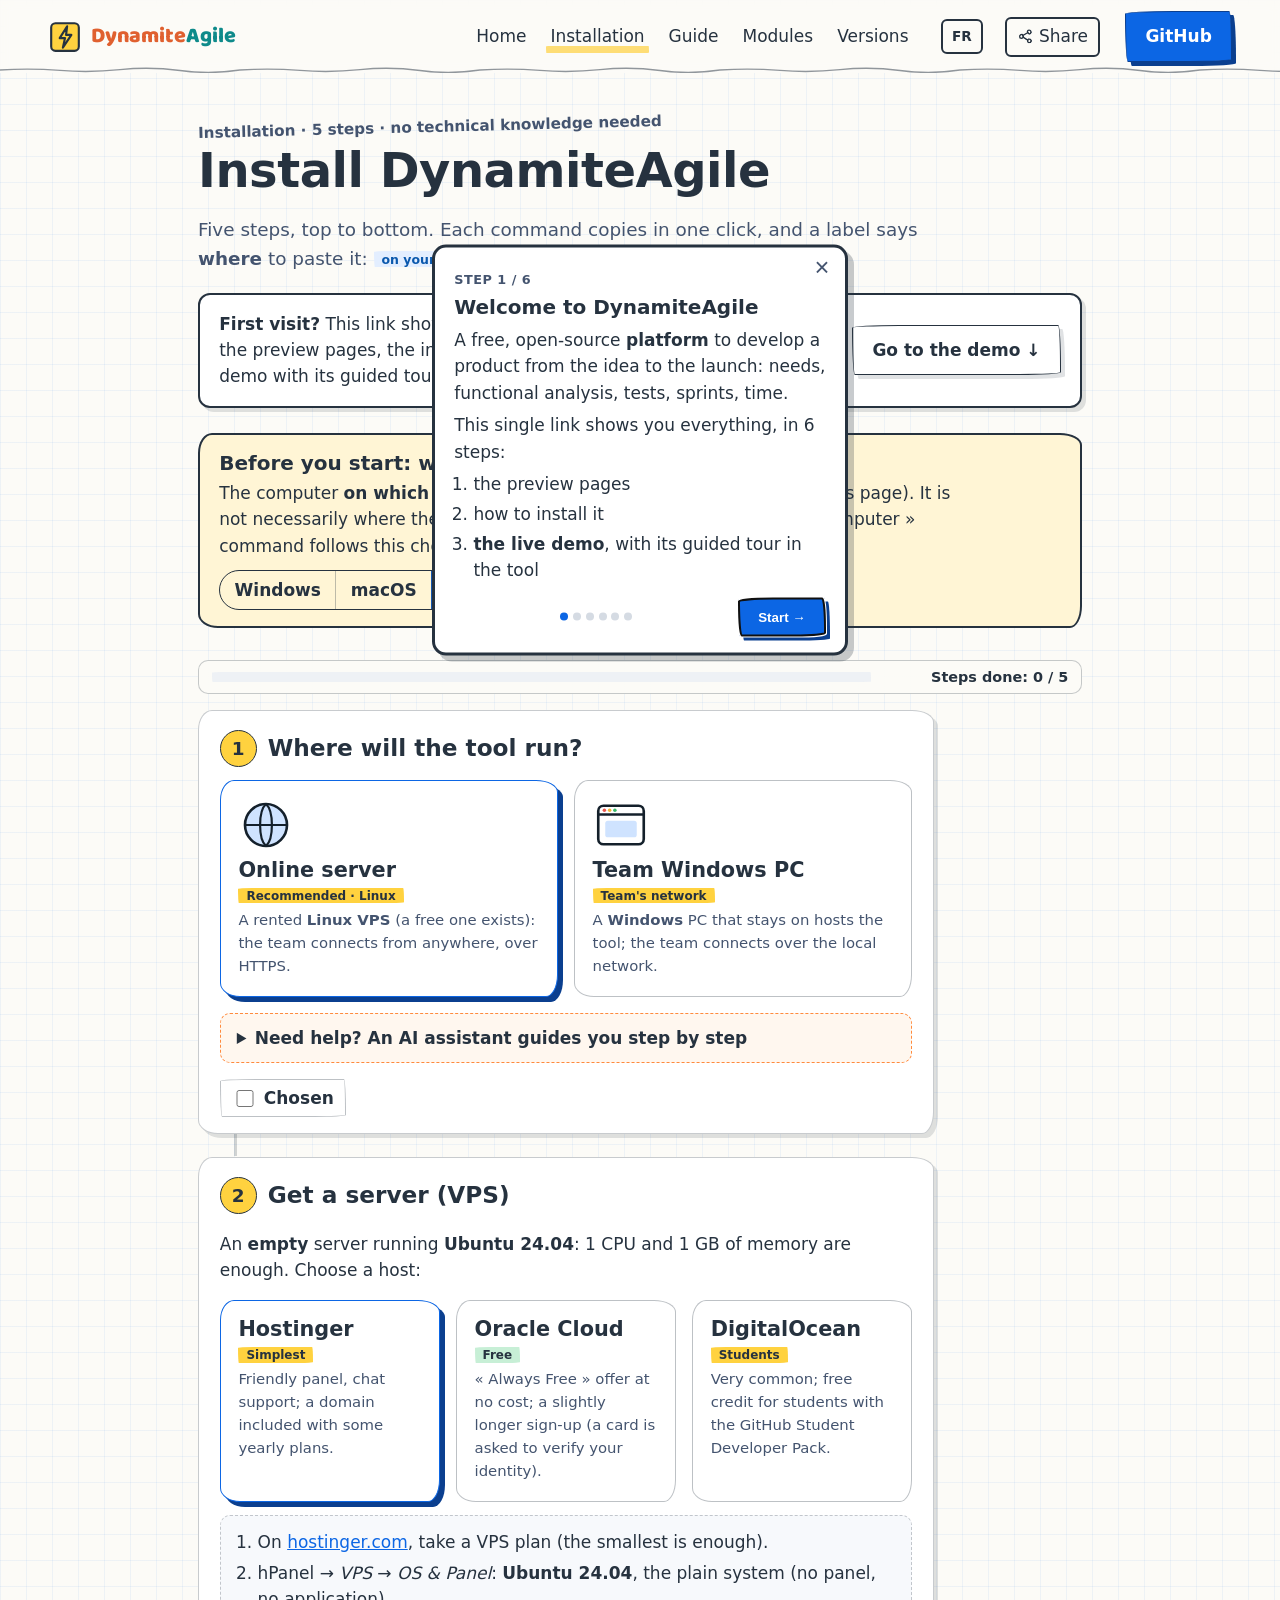
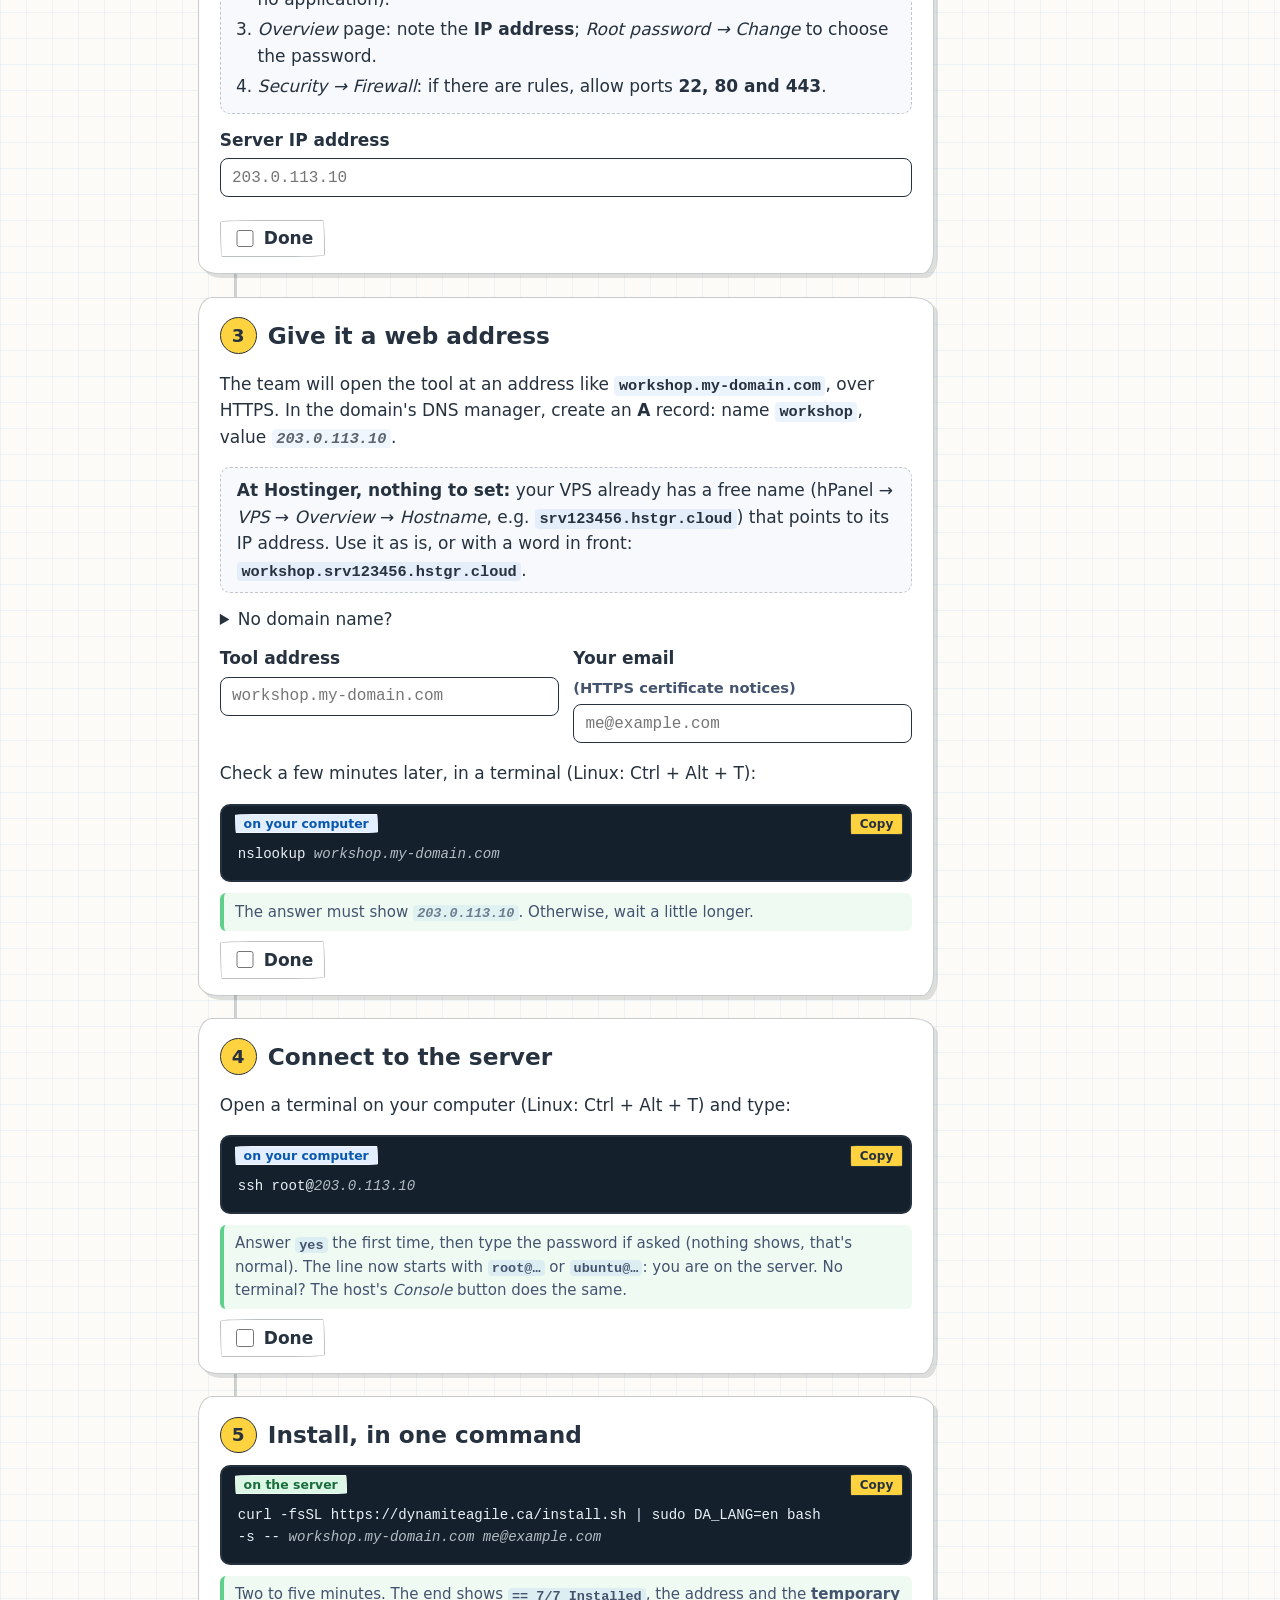
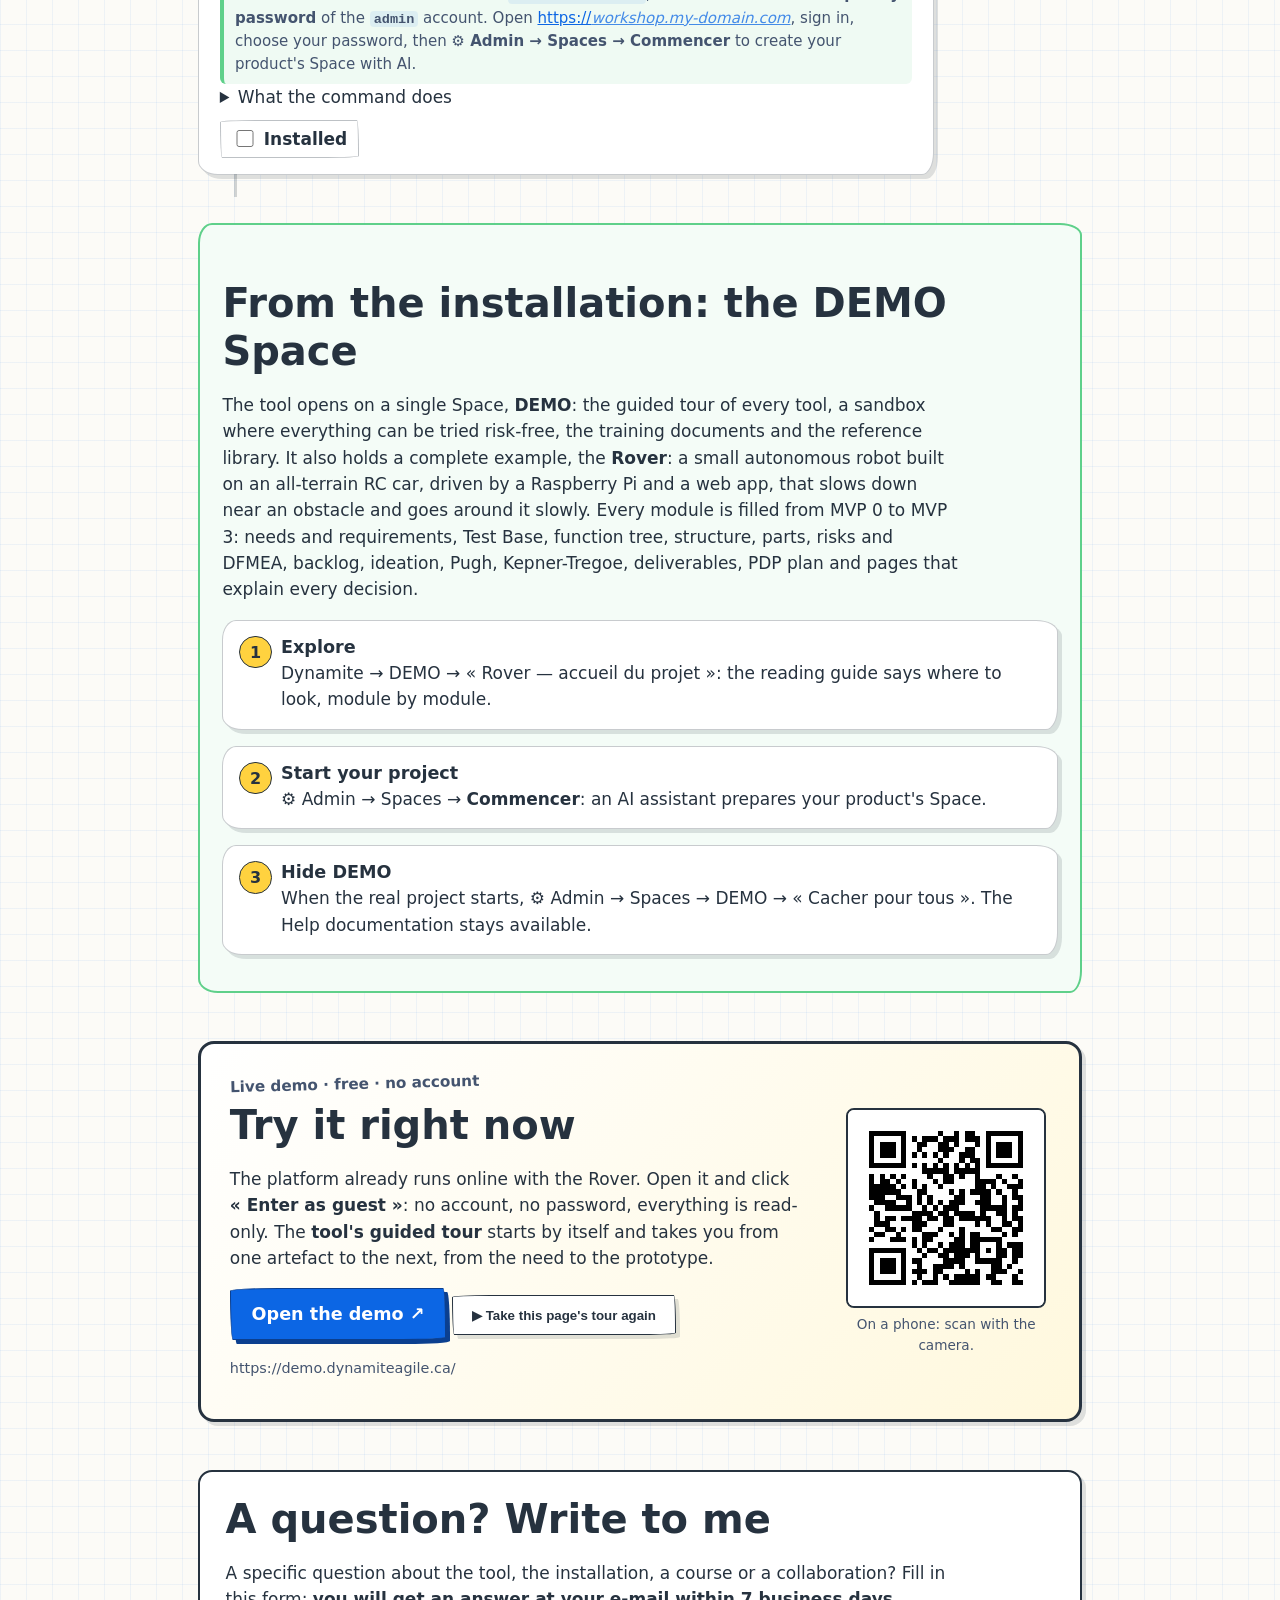
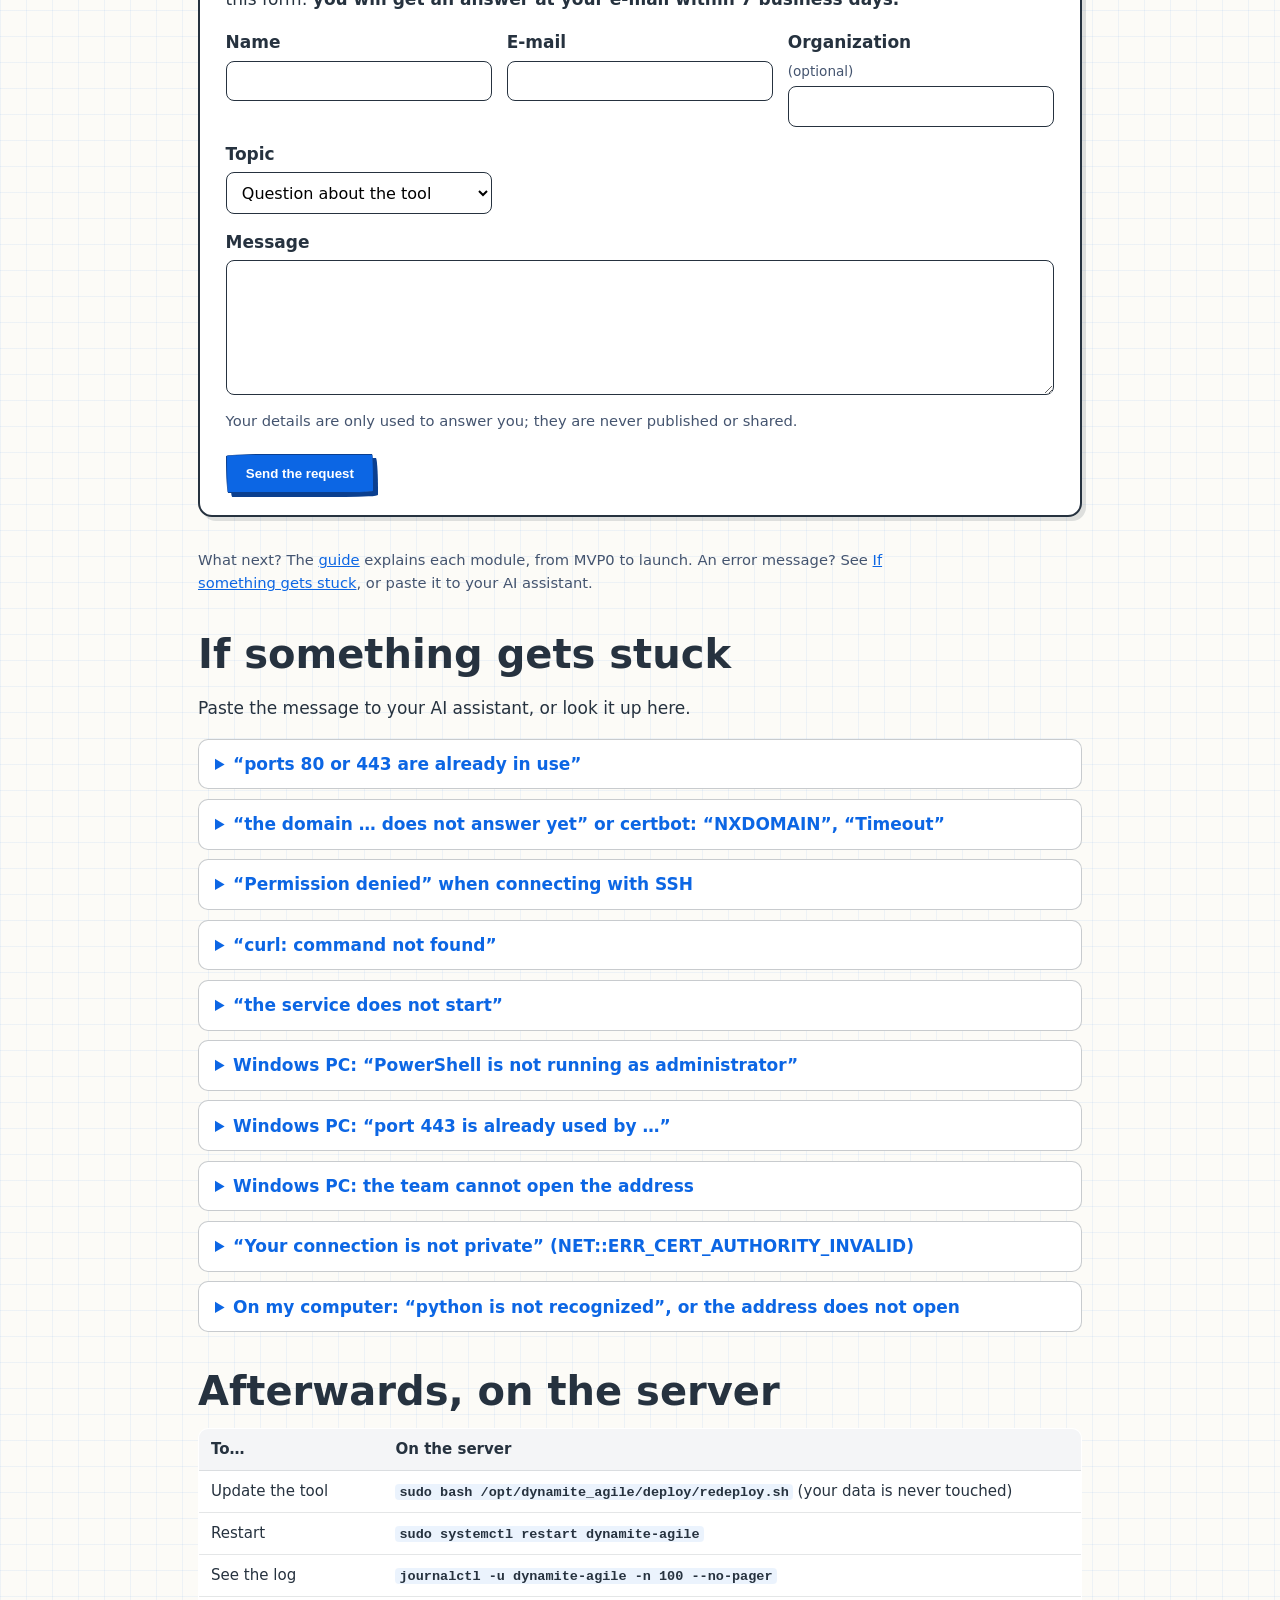
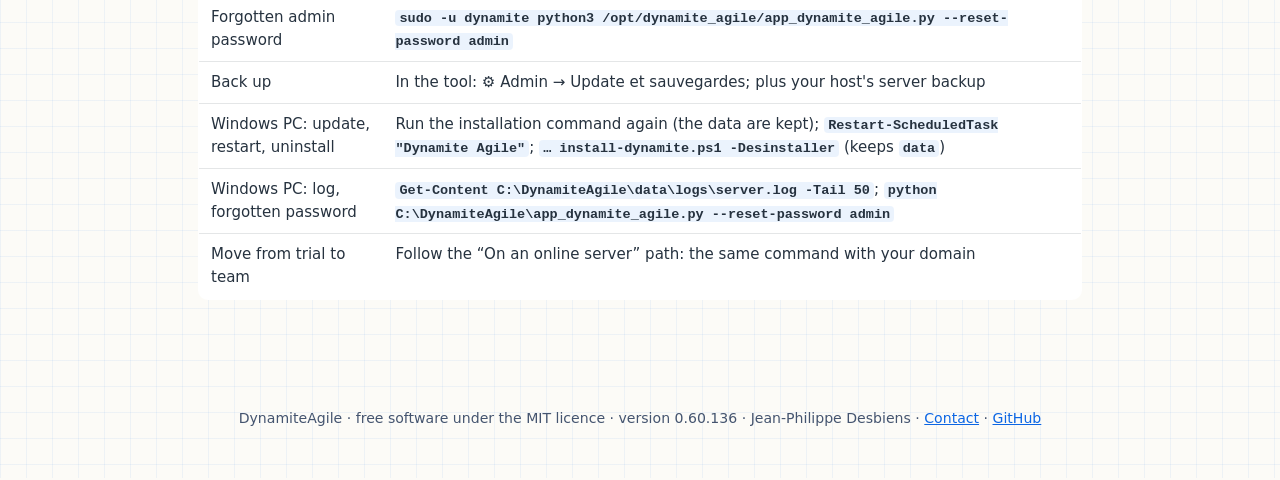
<file: site/en/index.html>
<!DOCTYPE html>
<html lang="en">
<head>
<meta charset="utf-8">
<meta name="viewport" content="width=device-width, initial-scale=1">
<title>Install DynamiteAgile</title>
<meta name="description" content="Install DynamiteAgile in 5 steps, no technical knowledge needed: an online server or a team Windows PC, from Windows, macOS or Linux.">
<link rel="icon" href="data:image/svg+xml,%3Csvg xmlns='http://www.w3.org/2000/svg' viewBox='0 0 32 32'%3E%3Crect x='3' y='3' width='26' height='26' rx='3' fill='%23ffd23f' stroke='%2326323f' stroke-width='2'/%3E%3Cpath d='M18 6 L11 17 H16 L14 26 L22 14 H17 Z' fill='none' stroke='%2326323f' stroke-width='2' stroke-linejoin='round'/%3E%3C/svg%3E">
<link rel="alternate" hreflang="fr" href="https://dynamiteagile.ca/installation.html">
<link rel="alternate" hreflang="en" href="https://dynamiteagile.ca/en/installation.html">
<style>
@font-face { font-family: "DA Logo"; src: url("[data-uri]") format("woff2"); font-weight: 800; font-display: swap; }
.logo-word { font: 800 1.35rem/1 "DA Logo", var(--font, system-ui); letter-spacing: -.005em; }
.lw-d { color: #e0602f; }
.lw-a { color: #0e8a8a; }
:root {
  --paper: #fcfbf7; --grid: rgba(12, 102, 228, .06); --ink: #26323f; --ink-2: #44546f; --blue: #0c66e4;
  --y: #ffd23f; --o: #ff8a3d; --c: #3ec6e0; --g: #5fd08a; --p: #ff6f91; --v: #9b7bff; --b: #4d8dff; --t: #2ec4b6; --r: #ff5a4f;
  --hand: "Segoe Print", "Ink Free", "Bradley Hand", "Chalkboard SE", "Comic Sans MS", "Segoe UI", system-ui, sans-serif;
  --sans: "Segoe UI Variable Text", "Segoe UI", system-ui, -apple-system, "Helvetica Neue", Arial, sans-serif;
  --r-hand: 255px 15px 225px 15px / 15px 225px 15px 255px; --r-card: 14px 22px 12px 20px / 20px 12px 22px 14px;
  --shadow: 4px 4px 0 rgba(38, 50, 63, .14); --pop: cubic-bezier(.34, 1.56, .64, 1);
}
* { box-sizing: border-box; }
html { scroll-behavior: smooth; }
body { margin: 0; font: 17px/1.55 var(--sans); color: var(--ink); background: var(--paper);
  background-image: linear-gradient(var(--grid) 1px, transparent 1px), linear-gradient(90deg, var(--grid) 1px, transparent 1px);
  background-size: 26px 26px; overflow-x: hidden; }
a { color: var(--blue); }
.hand { font-family: var(--hand); }
.hl { background: linear-gradient(transparent 55%, color-mix(in srgb, var(--hlc, var(--y)) 75%, transparent) 55% 92%, transparent 92%);
  padding: 0 .12em; }
.ico { width: 1.4em; height: 1.4em; vertical-align: -.3em; flex: none; }
#energy { position: fixed; inset: 0; z-index: 0; pointer-events: none; }
main, header, footer { position: relative; z-index: 1; }

/* ---------- top ---------- */
.top { position: sticky; top: 0; z-index: 20; display: flex; align-items: center; gap: 1.2rem; padding: .7rem clamp(1rem, 4vw, 3rem);
  background: rgba(252, 251, 247, .88); backdrop-filter: blur(6px); }
.top::after { content: ""; position: absolute; left: 0; right: 0; bottom: 0; height: 6px;
  background: url("data:image/svg+xml,%3Csvg xmlns='http://www.w3.org/2000/svg' width='240' height='6'%3E%3Cpath d='M0 3 Q30 1 60 3.4 T120 2.6 T180 3.5 T240 3' fill='none' stroke='%2326323f' stroke-opacity='.5' stroke-width='1.4' stroke-linecap='round'/%3E%3C/svg%3E") repeat-x; }
.logo { display: flex; align-items: center; gap: .55rem; font: 700 1.15rem var(--hand); text-decoration: none; color: var(--ink); }
.logo-mark { width: 34px; height: 34px; }
.top nav { display: flex; gap: .2rem; margin-left: auto; flex-wrap: wrap; }
.top nav a { position: relative; padding: .35rem .65rem; color: var(--ink); text-decoration: none; font-weight: 500; z-index: 0; }
.top nav a::after { content: ""; position: absolute; left: .4rem; right: .4rem; bottom: .15rem; height: .45rem; z-index: -1;
  background: var(--y); opacity: .7; border-radius: var(--r-hand); transform: scaleX(0); transform-origin: left; transition: transform .25s ease; }
.top nav a:hover::after, .top nav a.on::after { transform: scaleX(1); }
.btn { display: inline-flex; align-items: center; gap: .5rem; padding: .7rem 1.2rem; border: 1.8px solid var(--ink);
  border-radius: var(--r-hand); background: #fff; color: var(--ink); font-weight: 650; text-decoration: none; cursor: pointer;
  box-shadow: var(--shadow); transition: transform .2s var(--pop), box-shadow .2s ease; }
.btn:hover { transform: translate(-2px, -3px) rotate(-.6deg); box-shadow: 7px 7px 0 rgba(38, 50, 63, .16); }
.btn-primary { background: var(--blue); color: #fff; border-color: #0b3f8f; box-shadow: 4px 4px 0 #0b3f8f; }
.btn-primary:hover { box-shadow: 7px 7px 0 #0b3f8f; }

/* ---------- hero ---------- */
.hero { display: grid; grid-template-columns: minmax(0, 1fr) minmax(0, 1.1fr); gap: 2rem; align-items: center;
  max-width: 1240px; margin: 0 auto; padding: clamp(2rem, 6vw, 5rem) clamp(1rem, 4vw, 3rem) 3rem; min-height: 86vh; }
.kicker { font: 600 .95rem var(--hand); color: var(--ink-2); transform: rotate(-1.5deg); display: inline-block; }
h1 { font: 700 clamp(2.1rem, 4.6vw, 3.6rem)/1.12 var(--hand); margin: .3rem 0 1rem; letter-spacing: -.01em; }
.lead { font-size: 1.15rem; color: var(--ink-2); max-width: 36rem; }
.cta { display: flex; gap: .9rem; flex-wrap: wrap; margin-top: 1.6rem; }
.hero-art svg { width: 100%; height: auto; overflow: visible; }
.hero-art .draw path[fill="none"] { stroke-dasharray: 1400; stroke-dashoffset: 1400; animation: draw 2.6s ease-out forwards; }
.hero-art .draw path[fill]:not([fill="none"]) { opacity: 0; animation: fade .8s ease-out forwards; animation-delay: 1.6s; }
@keyframes draw { to { stroke-dashoffset: 0; } }
@keyframes fade { to { opacity: 1; } }
.scroll-hint { display: block; margin: 1.8rem 0 0; font: 600 .9rem var(--hand); color: var(--ink-2); animation: bob 1.8s ease-in-out infinite; }
@keyframes bob { 50% { transform: translateY(6px); } }

/* ---------- sections ---------- */
section { max-width: 1240px; margin: 0 auto; padding: 4.5rem clamp(1rem, 4vw, 3rem); }
h2 { font: 700 clamp(1.7rem, 3.2vw, 2.5rem)/1.2 var(--hand); margin: 0 0 .6rem; }
.sub { color: var(--ink-2); max-width: 44rem; margin: 0 0 2rem; }
.reveal { opacity: 0; transform: translateY(26px) rotate(-.4deg); transition: opacity .7s ease, transform .7s var(--pop); }
.reveal.in { opacity: 1; transform: none; }

/* before / after */
.pains { display: grid; grid-template-columns: repeat(auto-fit, minmax(220px, 1fr)); gap: 1.2rem; }
.pain { position: relative; padding: 1.2rem 1.2rem 1.1rem; background: #fff; border: 1.6px solid rgba(38, 50, 63, .3);
  border-radius: var(--r-card); box-shadow: var(--shadow); }
.pain .was { font: 600 1rem var(--hand); color: #8a95a3; position: relative; display: inline-block; }
.pain .was::after { content: ""; position: absolute; left: -4px; right: -4px; top: 55%; height: 3px; background: var(--r);
  border-radius: 3px; transform: scaleX(0) rotate(-3deg); transform-origin: left; transition: transform .6s ease .3s; }
.pain.in .was::after { transform: scaleX(1) rotate(-3deg); }
.pain .now { margin: .6rem 0 0; font-weight: 650; }
.pain .now span { --hlc: var(--g); }

/* ---------- journey: sticky screen + steps; a cursor plays each tool's gesture (journey.js) ---------- */
.journey { display: grid; grid-template-columns: minmax(0, .9fr) minmax(0, 1.1fr); gap: 2.5rem; align-items: start; }
.steps { display: flex; flex-direction: column; gap: 38vh; padding: 10vh 0 30vh; }
.step { padding: 1.2rem 1.3rem; background: rgba(255, 255, 255, .86); border: 1.6px solid rgba(38, 50, 63, .25); border-radius: var(--r-card);
  box-shadow: var(--shadow); opacity: .35; transform: scale(.97); transition: opacity .4s ease, transform .4s var(--pop), border-color .3s; }
.step.on { opacity: 1; transform: none; border-color: var(--ink); }
.step .time { font: 700 .95rem var(--hand); color: var(--ink-2); }
.step h3 { display: flex; align-items: center; gap: .5rem; margin: .2rem 0 .4rem; font-size: 1.3rem; }
.step p { margin: 0; color: var(--ink-2); }
.step .gain { display: inline-block; margin-top: .6rem; font: 600 .9rem var(--hand); --hlc: var(--g); }
.stage { position: sticky; top: 14vh; }
.screen { position: relative; height: 470px; background: #fff; border: 2px solid var(--ink); border-radius: var(--r-card);
  box-shadow: 8px 8px 0 rgba(38, 50, 63, .16); overflow: hidden; pointer-events: none; user-select: none; }
.screen::before { content: ""; position: absolute; top: -12px; left: 40px; width: 96px; height: 22px; background: color-mix(in srgb, var(--y) 70%, transparent);
  transform: rotate(-4deg); z-index: 3; }
.bar { display: flex; align-items: center; gap: .45rem; height: 40px; padding: 0 .8rem; border-bottom: 1.4px solid rgba(38, 50, 63, .25);
  font: 600 .8rem var(--sans); }
.bar .tab { display: inline-flex; align-items: center; gap: .25rem; padding: .15rem .35rem; border-radius: var(--r-hand); color: var(--ink-2);
  transition: background-color .15s ease, color .15s ease; }
.bar .tab.on { color: var(--ink); background: color-mix(in srgb, var(--acc, var(--b)) 45%, transparent); }
.bar .ico { width: 16px; height: 16px; }
/* a page swap inside one window: only the body crossfades, with a small rise */
.scene { position: absolute; inset: 40px 0 0; padding: 1rem 1.1rem; opacity: 0; transform: translateY(8px); transition: opacity .2s ease, transform .2s ease;
  font-size: .9rem; }
.scene.on { opacity: 1; transform: none; }
.scene.snap, .scene.snap * { transition: none !important; animation: none !important; }  /* a state set while hidden */
.mini-h { font: 700 1.05rem var(--hand); margin: 0 0 .7rem; display: inline-block; background: linear-gradient(transparent 58%, color-mix(in srgb, var(--acc, var(--b)) 55%, transparent) 58% 90%, transparent 90%); }
.rows { display: grid; gap: .45rem; }
.row { display: grid; grid-template-columns: 70px 1fr auto; gap: .6rem; align-items: center; padding: .45rem .55rem; border: 1.2px solid rgba(38, 50, 63, .18);
  border-radius: 8px; background: #fff; }
.row.two { grid-template-columns: 1fr auto; }
.row code { font: 600 .78rem "Cascadia Mono", Consolas, monospace; color: var(--blue); }
/* fixed heights: a ✓ drawn from a fallback font must not make a line taller when a label changes */
.chip { display: inline-flex; align-items: center; height: 1.3rem; padding: 0 .45rem; border-radius: var(--r-hand); font: 700 .72rem/1 var(--sans);
  background: #eef1f5; white-space: nowrap; transition: background-color .2s ease, color .2s ease; }
.chip.y { background: #fff1bf; color: #8a5a00; } .chip.g { background: #dcf7e6; color: #1a6e3e; } .chip.b { background: #e3eeff; color: #0a58ad; }
/* the small buttons of the mock-up: the page's .btn at the size of an application */
.screen .btn { height: 1.85rem; padding: 0 .6rem; font-size: .76rem; line-height: 1; border-width: 1.4px; box-shadow: 2px 2px 0 rgba(38, 50, 63, .16); gap: .3rem; white-space: nowrap;
  transition: transform .08s ease-out, box-shadow .08s ease-out, background-color .2s ease, color .2s ease, border-color .2s ease; }
.screen .btn-primary { box-shadow: 2px 2px 0 #0b3f8f; }
.screen .btn[data-pressed] { transform: translate(1px, 1px); box-shadow: 1px 1px 0 rgba(38, 50, 63, .16); }
.screen .btn.is-done { background: #dcf7e6; color: #1a6e3e; border-color: #1a6e3e; box-shadow: 2px 2px 0 rgba(26, 110, 62, .25); }
/* a label that changes on itself: the old words leave upward, the new arrive from below, the box eases to its width */
.roll { display: inline-grid; overflow: hidden; vertical-align: bottom; transition: width .32s cubic-bezier(.45, 0, .1, 1); }
.roll > span { grid-area: 1 / 1; justify-self: start; white-space: nowrap; }
.roll .ro-out { animation: ro-out .32s cubic-bezier(.45, 0, .1, 1) forwards; }
.roll .ro-in { animation: ro-in .32s cubic-bezier(.45, 0, .1, 1) both; }
@keyframes ro-out { to { transform: translateY(-110%); opacity: 0; } }
@keyframes ro-in { from { transform: translateY(110%); opacity: 0; } }

/* the cursor (glyphs and hotspots of the stageshow kit: arrow, I-beam, east-west resize) */
.jc { position: absolute; left: 0; top: 0; z-index: 5; opacity: 0; transition: opacity .25s ease; will-change: transform; }
.jc.live { opacity: 1; }
.jc.live.idle { opacity: 0; transition-duration: .6s; }
.jc-press { display: grid; transform-origin: 0 0; transition: transform .26s cubic-bezier(.22, 1, .36, 1); }
.jc[data-pressed] .jc-press { transform: scale(.9); transition: transform .08s ease-out; }
.jc-g { grid-area: 1 / 1; display: block; opacity: 0; transform: scale(.6); transform-origin: 0 0; transition: transform .2s ease, opacity .2s ease; }
.jc[data-kind="arrow"] .jc-arrow, .jc[data-kind="ibeam"] .jc-ibeam, .jc[data-kind="ew"] .jc-ew { opacity: 1; transform: none; }
.jc-arrow { margin: -3px 0 0 -4px; transform-origin: 4px 3px; filter: drop-shadow(0 1px 1.5px rgba(0, 0, 0, .22)); }
.jc-arrow path { fill: var(--ink); stroke: var(--ink); stroke-width: 2.4; stroke-linejoin: round; }
.jc-ibeam { margin: -8px 0 0 -5px; transform-origin: 5px 8px; overflow: visible; }
.jc-ew { margin: -10.5px 0 0 -10.5px; transform-origin: 10.5px 10.5px; overflow: visible; }
.jc .edge { stroke: #fff; fill: #fff; } .jc .line { stroke: var(--ink); fill: var(--ink); }

/* Dashboard: the @mention arrives whole from just above, then is acknowledged */
.kpis { display: grid; grid-template-columns: repeat(4, 1fr); gap: .6rem; }
.kpi { padding: .6rem; border: 1.4px solid rgba(38, 50, 63, .25); border-radius: var(--r-card); box-shadow: 2px 2px 0 rgba(38, 50, 63, .12); }
.kpi b { display: block; font-size: 1.5rem; }
.kpi small { color: var(--ink-2); }
.msg { display: flex; align-items: center; gap: .6rem; margin-top: .8rem; padding: .55rem .7rem; border-left: 4px solid var(--r);
  background: #fff5f4; border-radius: 6px; opacity: 0; transform: translateY(-8px);
  transition: opacity .5s cubic-bezier(.25, .8, .25, 1), transform .5s cubic-bezier(.25, .8, .25, 1), background-color .25s ease, border-color .25s ease; }
.msg.in { opacity: 1; transform: none; }
.msg.ok { border-left-color: var(--g); background: #f2fbf5; }
.msg .msg-t { flex: 1; min-width: 0; }
.dot { display: inline-grid; place-items: center; flex: none; width: 20px; height: 20px; border-radius: 50%; background: var(--r); color: #fff;
  font-size: .75rem; font-weight: 700; transition: background-color .2s ease; }
.msg.ok .dot { background: #1a6e3e; }

/* Goldmine: the Need Status menu, then the trace drawn from the need to the requirement */
.pop { position: absolute; z-index: 4; display: grid; min-width: 170px; padding: .25rem; background: #fff; border: 1.4px solid var(--ink);
  border-radius: 10px; box-shadow: 3px 3px 0 rgba(38, 50, 63, .16); font: 600 .78rem var(--sans);
  opacity: 0; transform: translateY(-4px); transition: opacity .16s ease, transform .16s ease; }
.pop.open { opacity: 1; transform: none; }
.pop > span { padding: .3rem .55rem; border-radius: 7px; transition: background-color .15s ease; }
.pop > span[data-hover] { background: color-mix(in srgb, var(--acc, var(--y)) 40%, transparent); }
.trace { position: relative; height: 130px; margin-top: .9rem; }
.trace svg { width: 100%; height: 100px; }
.trace .base { stroke: #c9ced6; stroke-dasharray: 8 10; }
.trace .lit { stroke: var(--y); stroke-dasharray: 600; stroke-dashoffset: 600; transition: stroke-dashoffset 1.1s cubic-bezier(.45, 0, .1, 1); }
.trace.on .lit { stroke-dashoffset: 0; }
.trace circle { fill: #fff; stroke: var(--ink); stroke-width: 2; transition: fill .25s ease; }
.trace.on circle { fill: var(--y); }
.trace.on circle:nth-of-type(2) { transition-delay: .5s; } .trace.on circle:nth-of-type(3) { transition-delay: 1s; }
.trace-l { position: relative; height: 22px; font: 600 .82rem var(--hand); }
.trace-l span { position: absolute; transform: translateX(-50%); white-space: nowrap; }
.trace-l span:nth-child(1) { left: 8.7%; } .trace-l span:nth-child(2) { left: 50%; } .trace-l span:nth-child(3) { left: 91.3%; transform: translateX(-80%); }

/* Diamond: the function tree grows branch by branch; a click on F3 brings its DFMEA line and key test */
.ftree { display: grid; grid-template-columns: 36% 1fr; align-items: center; gap: 1.4rem; position: relative; }
.fkids { display: flex; flex-direction: column; gap: .4rem; border-left: 2px solid transparent; padding-left: .9rem; transition: border-color .3s ease; }
.ftree.grown .fkids { border-left-color: var(--ink); }
.fnode { border: 2px solid var(--ink); border-radius: var(--r-hand); padding: .3rem .5rem; background: #fff; font-size: .82rem; line-height: 1.2; }
.fnode code { margin-right: .35rem; font-weight: 700; }
.fnode.f0 { position: relative; background: color-mix(in srgb, var(--y) 55%, #fff); }
.fnode.f0::after { content: ""; position: absolute; right: calc(-1.4rem - 2px); top: 50%; width: 1.4rem; border-top: 2px solid var(--ink); }
.fkids .fnode { position: relative; background: color-mix(in srgb, var(--c) 22%, #fff); opacity: 0; transform: translateX(-12px);
  transition: opacity .4s ease, transform .4s ease, background-color .15s ease, box-shadow .15s ease;
  transition-delay: calc(var(--k, 0) * .3s), calc(var(--k, 0) * .3s), 0s, 0s; }
.fkids .fnode::before { content: ""; position: absolute; left: calc(-.9rem - 2px); top: 50%; width: .9rem; border-top: 2px solid var(--ink); }
.fkids .fnode.crit { border-width: 3px; }
.ftree.grown .fkids .fnode { opacity: 1; transform: none; }
.ftree .fnode.sel { background: color-mix(in srgb, var(--c) 60%, #fff); box-shadow: 2px 2px 0 var(--ink); }
.dfm { opacity: 0; transform: translateY(-6px); transition: opacity .45s cubic-bezier(.25, .8, .25, 1), transform .45s cubic-bezier(.25, .8, .25, 1); }
.dfm.in { opacity: 1; transform: none; }
.row.dfm { grid-template-columns: auto 1fr auto; }

/* Exploration: a month ruler, the phases, and the launch date that follows a longer Concept */
.gantt { display: grid; gap: 1rem; margin-top: .3rem; }
.g-row { display: grid; grid-template-columns: 96px 1fr; align-items: center; gap: .6rem; font-size: .84rem; }
.g-track { position: relative; height: 24px;
  background: repeating-linear-gradient(90deg, rgba(38, 50, 63, .1) 0 1px, transparent 1px 16.666%); }
.g-ruler .g-track { height: 1rem; background: none; font-size: .72rem; color: var(--ink-2); }
.g-ruler .g-track span { position: absolute; top: 0; }
.g-bar { position: absolute; top: 3px; height: 18px; border-radius: var(--r-hand); background: var(--v); opacity: .85; width: 0;
  transition: width .8s ease, left .45s cubic-bezier(.45, 0, .1, 1); }
.g-bar.pink { background: var(--p); }
.g-bar.drag { transition: none; }
.g-ms { position: absolute; top: 5px; width: 14px; height: 14px; margin-left: -7px; background: var(--o); border: 1.6px solid var(--ink);
  transform: rotate(45deg); transition: left .45s cubic-bezier(.45, 0, .1, 1); }
.row.g-sum { margin-top: 1.4rem; grid-template-columns: 1fr auto; }
.g-sum b { font-variant-numeric: tabular-nums; }

/* Agile: one card carried by the hand from To Do to In Progress */
.board { display: grid; grid-template-columns: repeat(3, 1fr); gap: .6rem; height: 330px; }
.col { background: #f4f5f7; border-radius: 10px; padding: .5rem; position: relative; }
.col h4 { margin: 0 0 .4rem; font-size: .75rem; text-transform: uppercase; color: var(--ink-2); }
.card { position: absolute; padding: .45rem .55rem; background: #fff; border: 1.4px solid rgba(38, 50, 63, .25); border-radius: var(--r-card);
  box-shadow: 2px 2px 0 rgba(38, 50, 63, .12); font-size: .78rem; will-change: transform; transform-origin: 50% 50%;
  transition: transform .35s cubic-bezier(.45, 0, .1, 1), box-shadow .2s ease; }
.card.held { transition: box-shadow .2s ease; box-shadow: 6px 8px 0 rgba(38, 50, 63, .16); z-index: 3; }

/* Dynamite: the objective typed in the page, then the Word export */
.wiki { font-size: .86rem; }
.wiki .typed { min-height: 2.6em; }
.wiki .typed.caret::after { content: ""; display: inline-block; width: 2px; height: 1.05em; margin-left: 1px; vertical-align: -.18em; background: var(--ink); }
.wiki .ph { height: 7px; margin: .55rem 0 0; border-radius: 4px; background: #e9ecf0; }
.wiki .block { margin-top: .7rem; padding: .5rem .6rem; border: 1.4px dashed var(--o); border-radius: 8px; background: #fff7ef; }
.wiki .block.exp { display: flex; align-items: center; gap: .7rem; border-color: var(--b); background: #f2f7ff; color: var(--ink-2); }

/* Testing: the waveform, the attached PDF, then Verified */
.scope { display: grid; grid-template-columns: 1.3fr 1fr; gap: .8rem; }
.scope svg { width: 100%; height: 150px; background: #0f1d1a; border-radius: 10px; }
.scope .wave { stroke-dasharray: 600; stroke-dashoffset: 600; }
.scope.run .wave { animation: draw 2.4s linear forwards; }
.scope .btn { justify-self: start; margin-top: .3rem; }

/* Timesheet: four days, Thursday copied to Friday, the week submitted */
.hours { display: grid; grid-template-columns: repeat(5, 1fr); gap: .45rem; height: 150px; margin-top: .4rem; }
.hcol { position: relative; display: flex; align-items: flex-end; }
.hcol i { display: block; width: 100%; height: 0; background: var(--t); border-radius: 6px 6px 3px 3px; opacity: .85; transition: height .8s var(--pop); }
.hcol.fri::before { content: ""; position: absolute; left: 0; right: 0; bottom: 0; height: 88%; border: 1.6px dashed rgba(38, 50, 63, .35);
  border-radius: 6px 6px 3px 3px; transition: opacity .3s ease; }
.hcol.fri.filled::before { opacity: 0; }
.days { display: grid; grid-template-columns: repeat(5, 1fr); gap: .45rem; margin-top: .25rem; text-align: center; font-size: .75rem; color: var(--ink-2); }
.acts { display: flex; gap: .6rem; flex-wrap: wrap; margin: .8rem 0; }

/* Training: the test submitted, the topic Completed */
.tl { display: flex; align-items: center; justify-content: space-between; gap: .6rem; }
.progress { height: 14px; border: 1.4px solid var(--ink); border-radius: var(--r-hand); overflow: hidden; margin: .6rem 0 .9rem; }
.progress i { display: block; height: 100%; width: 0; background: var(--p); transition: width 1s ease; }
.progress.full i { background: var(--g); }

/* narrow screens: the screen comes first and plays the day on its own (journey.js) */
@media (max-width: 900px) {
  .stage { order: -1; margin-bottom: .6rem; }
}
@media (max-width: 560px) {
  .bar { gap: .2rem; padding: 0 .5rem; }
  .bar .tl { display: none; }
  .scene { padding: .9rem .8rem; }
  .row { grid-template-columns: 64px 1fr auto; gap: .5rem; padding: .4rem .45rem; }
  .row.g-sum { grid-template-columns: 1fr auto; }
  .row code { white-space: nowrap; }
  .kpis { gap: .4rem; }
  .kpi { padding: .35rem .5rem; }
  .kpi b { font-size: 1.15rem; }
  .msg { flex-wrap: wrap; row-gap: .45rem; }
  .msg .msg-t { flex-basis: calc(100% - 20px - .6rem); }
  .msg .btn { margin-left: calc(20px + .6rem); }
  .msg + .rows .row + .row { display: none; }  /* one ticket under the message, room left for the hand to rest */
  .ftree { grid-template-columns: 1fr; gap: .5rem; }
  .fnode.f0::after { display: none; }
  .g-row { grid-template-columns: 72px 1fr; }
  .scope { grid-template-columns: 1fr; }
  .scope svg { height: 96px; }
  .board { height: 330px; gap: .4rem; }
  .card { font-size: .72rem; padding: .4rem .45rem; }
  .hours { height: 120px; }
}
@media (prefers-reduced-motion: reduce) {
  .scope .wave { stroke-dashoffset: 0; }
}

/* ---------- chain ---------- */
.chain svg { width: 100%; height: auto; }
.chain .node rect { fill: #fff; stroke: var(--ink); stroke-width: 2; }
.chain .node text { font: 700 17px var(--hand); fill: var(--ink); }
.chain .node .sm { font: 500 12px var(--sans); fill: var(--ink-2); }
.chain .link { fill: none; stroke: var(--ink); stroke-width: 2.2; stroke-linecap: round; stroke-dasharray: 600; stroke-dashoffset: 600; transition: stroke-dashoffset 1.4s ease; }
.chain.in .link { stroke-dashoffset: 0; }
.chain .spark { fill: var(--y); stroke: var(--ink); stroke-width: 1.2; }

/* ---------- tools grid ---------- */
.tools { display: grid; grid-template-columns: repeat(auto-fill, minmax(215px, 1fr)); gap: 1.1rem; }
.tool { position: relative; padding: 1.1rem 1.1rem 1rem; background: #fff; border: 1.6px solid rgba(38, 50, 63, .28); border-radius: var(--r-card);
  box-shadow: var(--shadow); transition: transform .3s var(--pop), box-shadow .3s ease; transform-style: preserve-3d; }
.tool:hover { box-shadow: 9px 10px 0 rgba(38, 50, 63, .15); }
.tool .ico { width: 44px; height: 44px; padding: 6px; border-radius: 46% 54% 50% 50% / 52% 46% 54% 48%;
  background: color-mix(in srgb, var(--a) 45%, transparent); transition: transform .4s var(--pop); }
.tool:hover .ico { transform: rotate(-10deg) scale(1.1); }
.tool h3 { margin: .6rem 0 .25rem; font: 700 1.15rem var(--hand); }
.tool p { margin: 0; color: var(--ink-2); font-size: .93rem; }

/* ---------- numbers & trust ---------- */
.nums { display: grid; grid-template-columns: repeat(auto-fit, minmax(170px, 1fr)); gap: 1rem; }
.num { text-align: center; padding: 1.1rem; background: #fff; border: 1.6px solid rgba(38, 50, 63, .25); border-radius: var(--r-card); box-shadow: var(--shadow); }
.num b { display: block; font: 700 2.4rem var(--hand); }
.num span { color: var(--ink-2); }
.trust { display: grid; grid-template-columns: repeat(auto-fit, minmax(240px, 1fr)); gap: 1rem; }
.trust li { list-style: none; padding: .8rem 1rem; background: rgba(255, 255, 255, .8); border-left: 5px solid var(--g); border-radius: 8px; }
.final { text-align: center; }
.final .cta { justify-content: center; }
footer { text-align: center; padding: 2rem 1rem 3rem; color: var(--ink-2); font-size: .88rem; }

@media (max-width: 900px) {
  .hero, .journey { grid-template-columns: minmax(0, 1fr); }
  .stage { position: relative; top: 0; }
  .steps { gap: 1.2rem; padding: 1rem 0; }
  .step { opacity: 1; transform: none; }
  .kpis { grid-template-columns: repeat(2, 1fr); }
  .screen { overflow: hidden; } .bar { overflow: hidden; } #journee { overflow-x: clip; }
}
@media (prefers-reduced-motion: reduce) {
  *, *::before, *::after { animation: none !important; transition: none !important; }
  .reveal { opacity: 1; transform: none; }
  .hero-art .draw path { stroke-dashoffset: 0 !important; opacity: 1 !important; }
  #energy { display: none; }
}
/* Website of Dynamite | Agile (D-O-015): added on top of the CSS of the vitrine (same tokens, same hand-drawn look). */
main { overflow-x: clip; }
.top .gh { margin-left: .4rem; }
.top nav a.on::after { transform: scaleX(1); }
.page { max-width: 980px; margin: 0 auto; padding: 2.5rem clamp(1rem, 4vw, 3rem) 4rem; }
.page h1 { font-size: clamp(2rem, 4vw, 3rem); }
.page h2 { margin-top: 2.6rem; }
.page h3 { font: 700 1.2rem var(--hand); margin: 1.6rem 0 .4rem; }
.page p, .page li { max-width: 46rem; }
.note { padding: .8rem 1rem; margin: 1rem 0; background: rgba(255, 255, 255, .85); border-left: 5px solid var(--y); border-radius: 8px; }
.note.warn { border-left-color: var(--o); }
.note.ok { border-left-color: var(--g); }
.toc { display: flex; flex-wrap: wrap; gap: .5rem; margin: 1rem 0 2rem; padding: 0; list-style: none; }
.toc a { display: inline-block; padding: .3rem .7rem; border: 1.4px solid rgba(38, 50, 63, .3); border-radius: var(--r-hand);
  background: #fff; text-decoration: none; color: var(--ink); font-weight: 600; font-size: .92rem; }
.toc a:hover { background: color-mix(in srgb, var(--y) 45%, #fff); }
.stepper { counter-reset: st; list-style: none; padding: 0; }
.stepper > li { counter-increment: st; position: relative; padding: 1rem 1.1rem 1rem 3.6rem; margin: 0 0 1rem; background: #fff;
  border: 1.6px solid rgba(38, 50, 63, .25); border-radius: var(--r-card); box-shadow: var(--shadow); max-width: none; }
.stepper > li::before { content: counter(st); position: absolute; left: 1rem; top: .95rem; display: grid; place-items: center;
  width: 1.9rem; height: 1.9rem; border-radius: 50%; background: var(--y); border: 1.6px solid var(--ink); font: 700 1rem var(--hand); }
.stepper > li > b:first-child { display: block; font: 700 1.1rem var(--hand); margin-bottom: .2rem; }
pre.cmd { position: relative; margin: .7rem 0; padding: .9rem 1rem; background: #14202b; color: #e8f1f8; border-radius: 10px;
  font: 500 .88rem/1.55 "Cascadia Mono", Consolas, "SFMono-Regular", Menlo, monospace; overflow-x: auto; border: 2px solid var(--ink); }
pre.cmd .c { color: #7f95a8; }
pre.cmd .p { color: var(--g); user-select: none; }
.copy { position: absolute; top: .45rem; right: .45rem; padding: .2rem .55rem; font: 600 .75rem var(--sans); color: var(--ink);
  background: var(--y); border: 1.4px solid var(--ink); border-radius: var(--r-hand); cursor: pointer; }
table.t { width: 100%; border-collapse: collapse; margin: .8rem 0; background: #fff; border: 1.6px solid rgba(38, 50, 63, .25);
  border-radius: 10px; overflow: hidden; font-size: .94rem; }
table.t th, table.t td { padding: .55rem .75rem; text-align: left; vertical-align: top; border-bottom: 1px solid rgba(38, 50, 63, .12); }
table.t th { background: #f4f5f7; font-weight: 650; }
code { font: 600 .9em "Cascadia Mono", Consolas, monospace; background: rgba(12, 102, 228, .08); padding: .05em .3em; border-radius: 4px; }
pre code { background: none; padding: 0; font: inherit; }

/* ---------- landing: the descent into the mine ---------- */
#descente { overflow-x: clip; }
.descent { display: grid; grid-template-columns: 120px minmax(0, 1fr); gap: 2rem; }
.shaft { position: sticky; top: 16vh; height: 64vh; display: flex; flex-direction: column; align-items: center; }
.shaft .rope { position: relative; flex: 1; width: 6px; background: rgba(38, 50, 63, .12); border-radius: 3px; overflow: hidden; }
.shaft .rope i { position: absolute; left: 0; top: 0; width: 100%; height: var(--depth, 0%); background: var(--o); border-radius: 3px; }
.shaft .depth { margin-top: .6rem; font: 700 1.5rem var(--hand); white-space: nowrap; }
.shaft .lamp { width: 44px; height: 44px; margin-bottom: .5rem; }
.levels { display: flex; flex-direction: column; gap: 22vh; padding: 6vh 0 18vh; }
.level { display: grid; grid-template-columns: 150px minmax(0, 1fr); gap: 1.4rem; align-items: center; padding: 1.3rem 1.4rem;
  background: rgba(255, 255, 255, .9); border: 1.6px solid rgba(38, 50, 63, .25); border-radius: var(--r-card); box-shadow: var(--shadow);
  opacity: 0; transform: translateX(40px) rotate(.6deg); transition: opacity .7s ease, transform .8s var(--pop); }
.level.in { opacity: 1; transform: none; }
.level img { width: 150px; height: auto; transform: scale(.6) rotate(-8deg); transition: transform .9s var(--pop) .15s; }
.level.in img { transform: none; }
.level .m { font: 700 .9rem var(--hand); color: var(--ink-2); }
.level h3 { margin: .1rem 0 .35rem; font: 700 1.45rem var(--hand); }
.level .mine { margin: 0 0 .35rem; }
.level .proj { margin: 0; color: var(--ink-2); }
.level .proj b { color: var(--ink); }
.surface { text-align: center; font: 700 1.3rem var(--hand); }

/* ---------- landing: three commands in a terminal ---------- */
.term { max-width: 760px; margin: 1.4rem auto 0; background: #14202b; border: 2px solid var(--ink); border-radius: var(--r-card);
  box-shadow: 8px 8px 0 rgba(38, 50, 63, .16); overflow: hidden; }
.term .tbar { display: flex; gap: .4rem; padding: .55rem .8rem; background: #1d2b38; }
.term .tbar i { width: 11px; height: 11px; border-radius: 50%; background: var(--r); }
.term .tbar i:nth-child(2) { background: var(--y); } .term .tbar i:nth-child(3) { background: var(--g); }
.term pre { margin: 0; padding: 1rem 1.1rem 1.2rem; min-height: 9.5rem; color: #e8f1f8; font: 500 .92rem/1.7 "Cascadia Mono", Consolas, monospace;
  white-space: pre-wrap; text-align: left; overflow-wrap: anywhere; }
.term .ok { color: var(--g); }
.center { text-align: center; }
.center .sub { margin-left: auto; margin-right: auto; }
.center .cta { justify-content: center; }

@media (max-width: 900px) {
  .descent { grid-template-columns: 1fr; }
  .shaft { display: none; }
  .levels { gap: 1.2rem; padding: 1rem 0; }
  .level { grid-template-columns: 90px minmax(0, 1fr); }
  .level img { width: 90px; }
}
@media (prefers-reduced-motion: reduce) {
  .level, .level img { opacity: 1; transform: none; }
}
@media (max-width: 640px) {
  .top { flex-wrap: wrap; gap: .4rem .8rem; }
  .top nav { order: 3; width: 100%; margin-left: 0; }
  .top .gh { margin-left: auto; padding: .45rem .8rem; }
  .level { grid-template-columns: minmax(0, 1fr); transform: translateY(24px); }
  .level > div { min-width: 0; }
  .level img { width: 80px; }
  table.t { display: block; overflow-x: auto; }
}

/* ---------- installation page ---------- */
.install h2 { margin-top: 2.2rem; }
.where { display: inline-block; padding: .05rem .5rem; border-radius: var(--r-hand); font: 700 .78rem var(--sans); vertical-align: .1em; }
.where.pc { background: #e3eeff; color: #0a58ad; }
.where.srv { background: #dcf7e6; color: #1a6e3e; }
pre.cmd .where { position: absolute; top: .55rem; left: .8rem; border: 1.2px solid rgba(255, 255, 255, .5); }
pre.cmd[data-where] { padding-top: 2.4rem; }
pre.cmd { white-space: pre-wrap; overflow-wrap: anywhere; padding-right: 5.2rem; }
.dest { display: grid; grid-template-columns: repeat(auto-fit, minmax(230px, 1fr)); gap: 1rem; }
.dest-card { position: relative; display: flex; flex-direction: column; gap: .35rem; padding: 1rem 1.1rem 1.1rem; cursor: pointer;
  background: #fff; border: 1.8px solid rgba(38, 50, 63, .3); border-radius: var(--r-card); box-shadow: var(--shadow);
  transition: transform .2s var(--pop), border-color .2s; }
.dest-card:hover { transform: translateY(-2px); }
.dest-card.on { border-color: var(--blue); box-shadow: 5px 5px 0 #0b3f8f; }
.dest-card input { position: absolute; opacity: 0; }
.dest-card b { font: 700 1.15rem var(--hand); }
.dest-card .tag { align-self: flex-start; padding: .05rem .5rem; border-radius: var(--r-hand); background: var(--y); font: 700 .75rem var(--sans); }
.dest-card span:last-child { color: var(--ink-2); font-size: .93rem; }
.dest-card:focus-within { outline: 3px solid var(--blue); outline-offset: 2px; }
.agent { margin: 2rem 0 0; padding: 1.1rem 1.2rem; max-width: none; background: #fff7ef; border: 1.8px dashed var(--o); border-radius: var(--r-card); }
.agent h2 { margin-top: 0; }
.agent .opt { font: 600 .9rem var(--sans); color: var(--ink-2); }
pre.prompt { white-space: pre-wrap; background: #fffdf8; color: var(--ink); border-color: var(--o); }
.muted { color: var(--ink-2); font-size: .92rem; }
.fill { padding: 0; max-width: none; }
.fields { display: grid; grid-template-columns: repeat(auto-fit, minmax(240px, 1fr)); gap: .9rem; }
.fields label { display: flex; flex-direction: column; gap: .3rem; font-weight: 650; }
.fields input { padding: .6rem .7rem; font: 500 1rem "Cascadia Mono", Consolas, monospace; border: 1.6px solid var(--ink);
  border-radius: 8px; background: #fff; }
.fields input:focus { outline: 3px solid color-mix(in srgb, var(--y) 80%, transparent); }
.progress-bar { position: sticky; top: 80px; z-index: 5; display: flex; align-items: center; gap: .8rem; margin: 2rem 0 1rem;
  padding: .5rem .8rem; background: rgba(252, 251, 247, .95); border: 1.4px solid rgba(38, 50, 63, .25); border-radius: 10px; }
.progress-bar .track { flex: 1; height: 10px; border-radius: var(--r-hand); background: #eef1f5; overflow: hidden; }
.progress-bar .track i { display: block; height: 100%; width: 0; background: var(--g); transition: width .5s var(--pop); }
.progress-bar span { font: 700 .9rem var(--hand); min-width: 11.5rem; text-align: right; }
.stepper > li.ok { border-color: var(--g); background: #f6fdf8; }
.stepper > li.ok::before { content: "✓"; background: var(--g); }
.expect { margin: .5rem 0 0; padding: .45rem .7rem; border-left: 4px solid var(--g); background: rgba(95, 208, 138, .1); border-radius: 6px; font-size: .94rem; }
.done { display: inline-flex; align-items: center; gap: .45rem; margin-top: .8rem; padding: .3rem .7rem; font-weight: 650; cursor: pointer;
  border: 1.4px solid rgba(38, 50, 63, .3); border-radius: var(--r-hand); background: #fff; }
.done input { width: 1.1rem; height: 1.1rem; accent-color: var(--g); }
.stepper details { margin-top: .6rem; }
.stepper summary, .trouble summary { cursor: pointer; font-weight: 650; color: var(--blue); }
.ph { opacity: .75; font-style: italic; }
.os-tabs { display: flex; gap: .5rem; margin: 1.6rem 0 1rem; }
.os-tabs button { padding: .5rem 1rem; font: 650 1rem var(--sans); border: 1.6px solid var(--ink); border-radius: var(--r-hand);
  background: #fff; cursor: pointer; }
.os-tabs button[aria-selected="true"] { background: var(--ink); color: #fff; }
.trouble { margin: .6rem 0; padding: .7rem 1rem; background: #fff; border: 1.4px solid rgba(38, 50, 63, .25); border-radius: 10px; }
.trouble p, .trouble pre { margin-bottom: 0; }
@media (max-width: 640px) {
  .progress-bar { top: 112px; }
  .progress-bar span { min-width: 0; }
}
/* D-O-017: FR | EN switch in the top bar */
.top .lang { margin-left: .2rem; padding: .3rem .55rem; border: 2px solid var(--ink); border-radius: 6px; color: var(--ink);
  font-weight: 700; font-size: .85rem; text-decoration: none; }
.top .lang:hover, .top .lang:focus-visible { background: var(--y, #ffd23f); }
/* 0.60.12: « Versions » page */
.ver-you label { display: block; margin-bottom: .35rem; }
.ver-input { font: inherit; padding: .35rem .6rem; width: 9rem; border: 1.4px solid rgba(38, 50, 63, .4); border-radius: 8px; }
.ver-pkg { margin: .5rem 0 1.5rem; }
.ver-pkg code.sha { word-break: break-all; }
.ver-list > li .tag { display: inline-block; margin: 0 0 .3rem; padding: .05rem .5rem; font-size: .8rem; font-weight: 700;
  background: var(--g); color: #fff; border-radius: 999px; }
.ver-list > li > span { display: block; }
/* 0.60.34: the Traefik question of the installation page */
.fields label[hidden], pre.cmd[hidden] { display: none; }
.fields label.check { flex-direction: row; align-items: flex-start; gap: .55rem; grid-column: 1 / -1; font-weight: 500; line-height: 1.4; }
.fields label.check input { width: 1.15rem; height: 1.15rem; margin-top: .15rem; flex: none; }

/* ---------- installation in 5 steps (0.60.39, D-O-048) ---------- */
.wiz { list-style: none; padding: 0; margin: 0; counter-reset: none; }
.wiz-step { position: relative; margin: 0 0 1.4rem; padding: 1.2rem 1.3rem 1rem; max-width: none; background: #fff;
  border: 1.8px solid rgba(38, 50, 63, .25); border-radius: var(--r-card); box-shadow: var(--shadow); }
.wiz-step::after { content: ""; position: absolute; left: 2.2rem; bottom: -1.45rem; width: 3px; height: 1.4rem; background: rgba(38, 50, 63, .2); }
.wiz-step:last-child::after { display: none; }
.wiz-step.ok { border-color: var(--g); }
.wiz-step h2 { display: flex; align-items: center; gap: .7rem; margin: 0 0 .6rem; font-size: 1.45rem; }
.wiz-step h2 .n { display: grid; place-items: center; flex: none; width: 2.3rem; height: 2.3rem; border-radius: 50%;
  background: var(--y); border: 1.8px solid var(--ink); font: 700 1.15rem var(--hand); }
.wiz-step.ok h2 .n { background: var(--g); color: #fff; }
.wiz-step .done { display: inline-flex; gap: .45rem; align-items: center; margin-top: .6rem; font-weight: 650; cursor: pointer; }
.os-pick, .vps-pick { display: grid; grid-template-columns: repeat(auto-fit, minmax(220px, 1fr)); gap: 1rem; margin: .8rem 0; }
.os-card, .vps-card { position: relative; display: flex; flex-direction: column; gap: .35rem; padding: 1rem 1.1rem 1.1rem; cursor: pointer;
  background: #fff; border: 1.8px solid rgba(38, 50, 63, .3); border-radius: var(--r-card); transition: transform .2s var(--pop), border-color .2s; }
.os-card:hover, .vps-card:hover { transform: translateY(-2px); }
.os-card.on, .vps-card.on { border-color: var(--blue); box-shadow: 5px 5px 0 #0b3f8f; }
.os-card input, .vps-card input { position: absolute; opacity: 0; }
.os-card:focus-within, .vps-card:focus-within { outline: 3px solid var(--blue); outline-offset: 2px; }
.os-card > b, .vps-card > b { font: 700 1.3rem var(--hand); }
.os-ico { width: 56px; height: 56px; }
.os-card .tag, .vps-card .tag { align-self: flex-start; padding: .05rem .5rem; border-radius: var(--r-hand); background: var(--y); font: 700 .75rem var(--sans); }
.vps-card .tag.g { background: color-mix(in srgb, var(--g) 35%, #fff); }
.os-card span:last-child, .vps-card span:last-child { color: var(--ink-2); font-size: .93rem; }
.vps-how { margin: .4rem 0 .8rem; padding: .6rem 1rem; background: #f7f9fc; border-radius: 10px; border: 1.2px dashed rgba(38, 50, 63, .25); }
.vps-how ol { margin: .2rem 0; padding-left: 1.3rem; }
.vps-how li { margin: .25rem 0; }
.ai-help { margin: 1rem 0 .4rem; padding: .7rem 1rem; background: #fff7ef; border: 1.6px dashed var(--o); border-radius: 10px; }
.ai-help summary { font-weight: 700; cursor: pointer; }
.wizard .expect { color: var(--ink-2); }
.wizard .fields { margin: .8rem 0; }
.wizard .next { margin-top: 2rem; }
@media (max-width: 640px) { .wiz-step { padding: 1rem; } .wiz-step h2 { font-size: 1.2rem; } }

/* ---------- landing storyline (0.60.40, D-O-049): the need, then deeper and deeper down to the diamonds ---------- */
.story { display: grid; grid-template-columns: repeat(auto-fit, minmax(220px, 1fr)); gap: 1.1rem; margin-top: 1.4rem; }
.story-card { position: relative; padding: 1.2rem 1.2rem 1.1rem; background: rgba(255, 255, 255, .92); border: 1.6px solid rgba(38, 50, 63, .25);
  border-radius: var(--r-card); box-shadow: var(--shadow); transition-delay: var(--d, 0ms); }
.story-card .scene-n { position: absolute; top: -.8rem; left: 1rem; display: grid; place-items: center; width: 1.8rem; height: 1.8rem;
  border-radius: 50%; background: var(--o); color: #fff; border: 1.6px solid var(--ink); font: 700 .95rem var(--hand); }
.story-card .ico { width: 30px; height: 30px; margin: .3rem 0 .2rem; color: var(--ink); }
.story-card h3 { margin: .2rem 0 .4rem; font: 700 1.25rem var(--hand); }
.story-card p { margin: 0; color: var(--ink-2); }
.story-card:last-child { border-color: var(--b); box-shadow: 5px 5px 0 #0b3f8f; }
#descente { --deep: 0; position: relative; border-radius: 28px; padding-bottom: 2rem;
  background: linear-gradient(180deg, transparent 0%, color-mix(in srgb, #1b2733 calc(var(--deep) * 22%), transparent) 45%,
    color-mix(in srgb, #0f1720 calc(var(--deep) * 70%), transparent) 100%); transition: background .8s ease; }
.level[data-depth="1000"] { border: 2.4px solid #5fd3e6; box-shadow: 0 0 0 4px rgba(95, 211, 230, .25), 6px 6px 0 #1b6f80; }
.level[data-depth="1000"].in img { animation: gem 2.6s ease-in-out infinite; }
@keyframes gem { 0%, 100% { filter: drop-shadow(0 0 0 rgba(95, 211, 230, 0)); } 50% { filter: drop-shadow(0 0 14px rgba(95, 211, 230, .9)); } }
.diamonds { margin: -8vh auto 0; max-width: 40rem; padding: 1.2rem 1.4rem; text-align: center; font-size: 1.12rem; color: #eaf7fb;
  background: #13212c; border: 2px solid #5fd3e6; border-radius: var(--r-card); box-shadow: 0 0 30px rgba(95, 211, 230, .35); }
.diamonds b { color: #8ae9f7; }
.diamonds .gems { display: block; font-size: 1.8rem; letter-spacing: .4rem; margin-bottom: .3rem; }
.diamonds.in .gems { animation: sparkle 1.8s ease-in-out infinite; }
@keyframes sparkle { 0%, 100% { opacity: .75; transform: scale(1); } 50% { opacity: 1; transform: scale(1.08); } }
#descente .surface { color: var(--ink); background: rgba(255, 255, 255, .9); border-radius: 14px; padding: .6rem 1rem; }
@media (prefers-reduced-motion: reduce) { .level[data-depth="1000"].in img, .diamonds.in .gems { animation: none; } }
#descente .shaft .depth { color: color-mix(in srgb, #ffffff calc(var(--deep) * 100%), var(--ink)); text-shadow: 0 1px 2px rgba(0, 0, 0, calc(var(--deep) * .5)); }
/* 0.60.44 (D-O-053): « Votre ordinateur » -- the commands typed on it follow it */
.pc-pick { display: flex; flex-wrap: wrap; align-items: center; gap: .6rem 1rem; margin: .4rem 0 .2rem; padding: .7rem .9rem;
  background: #f7f9fc; border: 1.2px dashed rgba(38, 50, 63, .3); border-radius: 10px; }
.seg { display: inline-flex; border: 1.6px solid var(--ink); border-radius: 999px; overflow: hidden; }
.seg label { position: relative; padding: .35rem .9rem; cursor: pointer; font-weight: 650; border-left: 1.2px solid rgba(38, 50, 63, .3); }
.seg label:first-child { border-left: 0; }
.seg label.on { background: var(--blue); color: #fff; }
.seg input { position: absolute; opacity: 0; }
.seg label:focus-within { outline: 3px solid var(--blue); outline-offset: -3px; }
[data-pc][hidden], [data-vps-cmd][hidden] { display: none !important; }
/* 0.60.45 (D-O-054): the « Modules » page */
.mod { margin: 2.5rem 0 3rem; padding-top: 1rem; border-top: 2px dashed rgba(38, 50, 63, .2); }
.mod h2 { display: flex; align-items: center; gap: .6rem; flex-wrap: wrap; }
.mod .mod-logo { width: 2.4rem; height: 2.4rem; }
.mod .depth { font: 600 .85rem var(--mono, monospace); color: #5b6673; }
.mod h4 { margin: 1.2rem 0 .2rem; }
.mod .mvpx { font-style: italic; color: #5b6673; }
.refs { padding-left: 1.4rem; }
.refs li { margin: .45rem 0; line-height: 1.45; }
.refs .why { display: block; color: #5b6673; font-size: .92rem; }
/* 0.60.46 (D-O-055): the academic example a team loads if it wants */
.example-space { margin: 3rem 0 2rem; padding: 1.2rem 1.4rem; border: 2px solid var(--g, #2f9e5b); border-radius: var(--r-card, 12px);
  background: color-mix(in srgb, var(--g, #2f9e5b) 7%, #fff); }
.example-space .stepper .btn { margin: .3rem .6rem .3rem 0; }
/* 0.60.47 (D-O-056): « Partager » in the top bar */
.share-btn { display: inline-flex; align-items: center; gap: .35rem; margin-left: .2rem; padding: .3rem .6rem; border: 2px solid var(--ink);
  border-radius: 6px; background: transparent; color: var(--ink); font: 600 .9rem var(--font, inherit); cursor: pointer; }
.share-btn .ico { width: 1.05rem; height: 1.05rem; }
.share-btn:hover, .share-btn:focus-visible, .share-btn[aria-expanded="true"] { background: var(--y, #ffd23f); }
.share-menu { position: absolute; top: calc(100% - .3rem); right: clamp(1rem, 4vw, 3rem); z-index: 30; display: grid; min-width: 12rem;
  padding: .35rem; background: #fff; border: 2px solid var(--ink); border-radius: 10px; box-shadow: 4px 4px 0 rgba(38, 50, 63, .25); }
.share-menu[hidden] { display: none; }
.share-item { display: block; padding: .5rem .7rem; border: 0; border-radius: 6px; background: none; color: var(--ink); font: inherit;
  text-align: left; text-decoration: none; cursor: pointer; }
.share-item:hover, .share-item:focus-visible { background: color-mix(in srgb, var(--y, #ffd23f) 55%, #fff); outline: none; }
@media (max-width: 720px) { .share-btn span { display: none; } .share-menu { right: 1rem; } }
@media (max-width: 480px) { .top .gh { display: none; } }  /* GitHub stays in the footer; the top bar keeps one line */
/* 0.60.49: « d'où faites-vous l'installation ? » asked once, before the 5 steps, whatever the destination */
.pc-first { display: block; margin: 1.4rem 0 1.2rem; padding: 1rem 1.2rem; border: 2px solid var(--ink); border-radius: var(--r-card, 12px);
  border-style: solid; background: color-mix(in srgb, var(--y, #ffd23f) 22%, #fff); }
.pc-first h2 { margin: 0 0 .3rem; font-size: 1.25rem; }
.pc-first p { margin: 0 0 .7rem; }

/* 0.60.59: numbered sub-steps inside a step of the installation page (where to put the certificate, then the terminal) */
.wiz-step ol.sub-steps { margin: .4rem 0 .6rem 1.2rem; padding: 0; display: grid; gap: .3rem; }
.wiz-step ol.sub-steps li { padding-left: .2rem; }

/* 0.60.70 (D-O-076): the guided tour of the installation page and the live demo with its QR code */
.tour-banner { display: flex; flex-wrap: wrap; align-items: center; gap: .8rem 1.2rem; margin: 1.2rem 0 1.6rem; padding: 1rem 1.2rem;
  background: #fff; border: 2px solid var(--ink); border-radius: 12px; box-shadow: var(--shadow); }
.tour-banner > div:first-child { flex: 1 1 22rem; }
.tour-banner-btns { display: flex; flex-wrap: wrap; gap: .5rem; }
.demo-live { display: flex; flex-wrap: wrap; align-items: center; gap: 1.5rem 2.5rem; margin: 3rem 0 2rem; padding: 1.6rem 1.8rem;
  background: linear-gradient(135deg, #fff 0%, #fff8dd 100%); border: 3px solid var(--ink); border-radius: 16px; box-shadow: var(--shadow); }
.demo-live .demo-text { flex: 1 1 24rem; }
.demo-live h2 { margin-top: .3rem; }
.demo-live .demo-go { font-size: 1.1rem; padding: .7rem 1.3rem; }
.demo-live .demo-url { word-break: break-all; font-size: .9rem; }
.demo-qr { margin: 0 auto; text-align: center; }
.demo-qr figcaption { font-size: .85rem; color: var(--ink-2); max-width: 13rem; margin: .4rem auto 0; }
.tour-qr-img { display: block; width: 100%; max-width: 200px; height: auto; margin: 0 auto; border: 2px solid var(--ink); border-radius: 8px;
  image-rendering: pixelated; }
.tour-spot { position: absolute; z-index: 90; border-radius: 12px; pointer-events: none; outline: 3px solid var(--y);
  box-shadow: 0 0 0 9999px rgba(20, 32, 43, .55); transition: top .3s, left .3s, width .3s, height .3s; }
.tour-card { position: fixed; z-index: 91; right: 1.2rem; bottom: 1.2rem; width: min(26rem, calc(100vw - 2rem)); max-height: calc(100vh - 2.4rem);
  overflow: auto; padding: 1.1rem 1.2rem 1rem; background: #fff; border: 3px solid var(--ink); border-radius: 14px; box-shadow: 6px 6px 0 rgba(38, 50, 63, .25); }
.tour-card.centered { right: 50%; bottom: 50%; transform: translate(50%, 50%); }
.tour-card h3 { margin: .2rem 2rem .5rem 0; font: 700 1.25rem var(--hand); }
.tour-card p { margin: .4rem 0; }
.tour-n { font-size: .8rem; font-weight: 650; color: var(--ink-2); text-transform: uppercase; letter-spacing: .04em; }
.tour-x { position: absolute; top: .4rem; right: .6rem; border: 0; background: none; font-size: 1.6rem; line-height: 1; cursor: pointer; color: var(--ink-2); }
.tour-list { margin: .3rem 0 .4rem 1.2rem; padding: 0; }
.tour-list li { margin: .2rem 0; }
.tour-nav { display: flex; align-items: center; justify-content: space-between; gap: .5rem; margin-top: .9rem; }
.tour-dots { display: flex; gap: .3rem; }
.tour-dots i { width: .5rem; height: .5rem; border-radius: 50%; background: #d5dbe3; }
.tour-dots i.on { background: var(--blue); }
.tour-demo { display: flex; align-items: center; gap: 1rem; margin-top: .6rem; }
.tour-demo .tour-qr-img { width: 130px; flex: none; }
.tour-demo .btn { margin-bottom: .4rem; }
.tour-more { display: inline-block; margin: .1rem 0 0; padding: 0; border: 0; background: none; color: var(--blue); font: 650 .9rem var(--sans); cursor: pointer; }
.tour-more[hidden], .tour-pill[hidden], .tour-card[hidden] { display: none; }
.tour-fold { display: none; position: absolute; top: .45rem; right: 2.5rem; border: 0; background: none; font-size: 1.2rem; line-height: 1; cursor: pointer; color: var(--ink-2); }
.tour-pill { position: fixed; z-index: 91; right: .8rem; bottom: calc(.8rem + env(safe-area-inset-bottom, 0px)); padding: .55rem .95rem;
  border: 2px solid var(--ink); border-radius: 999px; background: var(--y); color: var(--ink); font: 700 .95rem var(--sans);
  box-shadow: 3px 3px 0 rgba(38, 50, 63, .25); cursor: pointer; }
body.tour-folded .tour-spot { display: none; }
/* 0.60.72 (D-O-078): on a phone, a slim bar at the bottom; the spotlight stays in the screen above it */
@media (max-width: 640px) {
  .tour-card, .tour-card.centered { left: 0; right: 0; bottom: 0; width: auto; transform: none; max-height: 36vh;
    padding: .65rem .9rem calc(.65rem + env(safe-area-inset-bottom, 0px)); border-width: 2px 0 0; border-radius: 16px 16px 0 0;
    box-shadow: 0 -4px 16px rgba(38, 50, 63, .25); }
  .tour-card.open { max-height: 72vh; }
  .tour-fold { display: block; }  /* 0.60.77: always in the card, shown on a phone only */
  .tour-card h3 { margin: .1rem 4.2rem .25rem 0; font-size: 1.05rem; }
  .tour-card .tour-body { max-height: 2.9em; overflow: hidden; line-height: 1.45; font-size: .95rem; }
  .tour-card.open .tour-body, .tour-card.tour-final .tour-body { max-height: none; }
  .tour-card.tour-final { max-height: 60vh; }
  .tour-card .tour-body p { margin: 0 0 .3rem; }
  .tour-nav { margin-top: .55rem; }
  .tour-nav .btn { padding: .45rem .8rem; font-size: .9rem; }
  .tour-demo { flex-direction: column; align-items: stretch; text-align: center; }
  .tour-demo .btn { justify-content: center; width: 100%; }
}
body.touring header.top, body.touring .progress-bar { z-index: 80; }  /* dimmed with the rest of the page */
@media (prefers-reduced-motion: reduce) { .tour-spot { transition: none; } }

/* 0.60.74 (D-O-080): the contact form, at the bottom of the installation page */
.contact { margin: 3rem 0 2rem; padding: 1.4rem 1.6rem; background: #fff; border: 2px solid var(--ink); border-radius: 14px; box-shadow: var(--shadow); }
.contact h2 { margin-top: 0; }
.contact-form .fields { margin-bottom: .9rem; }
.contact-form select, .contact-form textarea { padding: .6rem .7rem; font: 500 1rem var(--sans); border: 1.6px solid var(--ink); border-radius: 8px; background: #fff; }
.contact-form .fields input { font-family: var(--sans); }
.contact-form label.contact-msg { display: flex; flex-direction: column; gap: .3rem; font-weight: 650; }
.contact-form textarea { width: 100%; resize: vertical; }
.contact-form .opt { font-weight: 400; color: var(--ink-2); font-size: .85rem; }
.contact-form .hp { position: absolute; left: -10000px; width: 1px; height: 1px; overflow: hidden; }
.contact-form .btn { margin-top: .4rem; }
.contact-status[hidden] { display: none; }

</style>
</head>
<body data-site="https://dynamiteagile.ca" data-demo="https://demo.dynamiteagile.ca/">
<svg xmlns="http://www.w3.org/2000/svg" style="display:none">
<symbol id="i-dashboard" viewBox="0 0 24 24"><path d="M3.76 15.12C3.84 14.71 4.01 13.51 4.25 12.66C4.5 11.8 4.81 10.79 5.21 9.98C5.6 9.17 5.96 8.26 6.64 7.78C7.32 7.3 8.36 7.36 9.27 7.1C10.17 6.84 11.15 6.26 12.07 6.24C12.98 6.23 13.93 6.78 14.76 7.02C15.59 7.25 16.43 7.15 17.04 7.66C17.65 8.18 17.98 9.32 18.41 10.12C18.84 10.92 19.28 11.6 19.61 12.43C19.94 13.27 20.26 14.68 20.38 15.13" fill="none" stroke="currentColor" stroke-width="1.75" stroke-linecap="round" stroke-linejoin="round"/><path d="M3.87 15.11C3.87 14.6 3.61 12.79 3.83 12.02C4.06 11.24 4.73 11.02 5.21 10.46C5.7 9.89 6.01 9.28 6.76 8.64C7.51 7.99 8.76 6.95 9.7 6.58C10.65 6.2 11.61 6.29 12.43 6.37C13.25 6.45 13.85 6.76 14.63 7.05C15.41 7.33 16.35 7.69 17.11 8.09C17.87 8.49 18.7 8.78 19.18 9.44C19.66 10.1 19.66 11.16 19.98 12.04C20.3 12.91 20.9 14.25 21.09 14.7" fill="none" stroke="currentColor" stroke-width="1.22" stroke-linecap="round" stroke-linejoin="round" stroke-opacity=".38"/><path d="M11.7 15.13Q14 12.39 16.17 9.54" fill="none" stroke="currentColor" stroke-width="1.75" stroke-linecap="round" stroke-linejoin="round"/><path d="M12.43 14.8Q14.38 12.18 16.29 9.53" fill="none" stroke="currentColor" stroke-width="1.22" stroke-linecap="round" stroke-linejoin="round" stroke-opacity=".38"/><path d="M13.28 14.86C13.3 14.93 13.47 15.14 13.41 15.32C13.35 15.49 13.12 15.79 12.93 15.91C12.74 16.03 12.46 16.01 12.26 16.06C12.06 16.11 11.89 16.2 11.74 16.21C11.59 16.22 11.49 16.3 11.35 16.12C11.21 15.95 11.03 15.37 10.92 15.16C10.81 14.94 10.72 14.99 10.69 14.83C10.66 14.67 10.63 14.38 10.76 14.19C10.89 14.01 11.24 13.84 11.48 13.74C11.72 13.63 11.97 13.52 12.18 13.57C12.4 13.63 12.62 13.99 12.78 14.05C12.93 14.12 12.99 13.86 13.11 13.94C13.22 14.03 13.45 14.37 13.47 14.57C13.49 14.77 13.28 15.06 13.24 15.15" fill="none" stroke="currentColor" stroke-width="1.75" stroke-linecap="round" stroke-linejoin="round"/><path d="M13.11 15.17C13.12 15.18 13.25 15 13.18 15.22C13.1 15.43 12.8 16.32 12.65 16.45C12.5 16.58 12.39 16 12.27 15.98C12.14 15.96 12.13 16.29 11.9 16.33C11.67 16.38 11.13 16.42 10.89 16.25C10.66 16.07 10.58 15.47 10.5 15.28C10.42 15.1 10.33 15.29 10.42 15.14C10.52 14.98 10.92 14.61 11.06 14.36C11.19 14.1 11.07 13.71 11.24 13.58C11.42 13.45 11.9 13.49 12.11 13.58C12.31 13.66 12.33 13.99 12.48 14.11C12.63 14.23 12.86 14.12 13.01 14.27C13.15 14.43 13.32 14.86 13.35 15.06C13.38 15.26 13.22 15.4 13.2 15.46" fill="none" stroke="currentColor" stroke-width="1.22" stroke-linecap="round" stroke-linejoin="round" stroke-opacity=".38"/><path d="M4.25 19.65Q12.11 19.58 19.97 19.4" fill="none" stroke="currentColor" stroke-width="1.75" stroke-linecap="round" stroke-linejoin="round"/><path d="M4.61 19.77Q12.31 19.8 20.01 19.81" fill="none" stroke="currentColor" stroke-width="1.22" stroke-linecap="round" stroke-linejoin="round" stroke-opacity=".38"/><path d="M6.42 9.47Q6.99 9.82 7.58 10.16" fill="none" stroke="currentColor" stroke-width="1.75" stroke-linecap="round" stroke-linejoin="round"/><path d="M5.95 9.38Q6.78 9.92 7.64 10.41" fill="none" stroke="currentColor" stroke-width="1.22" stroke-linecap="round" stroke-linejoin="round" stroke-opacity=".38"/><path d="M12.13 6.49Q12.16 7.37 12.22 8.25" fill="none" stroke="currentColor" stroke-width="1.75" stroke-linecap="round" stroke-linejoin="round"/><path d="M11.85 7.13Q12.11 7.66 12.4 8.19" fill="none" stroke="currentColor" stroke-width="1.22" stroke-linecap="round" stroke-linejoin="round" stroke-opacity=".38"/><path d="M17.96 9.04Q17.24 9.66 16.52 10.28" fill="none" stroke="currentColor" stroke-width="1.75" stroke-linecap="round" stroke-linejoin="round"/><path d="M18.02 9.02Q17.39 9.75 16.81 10.52" fill="none" stroke="currentColor" stroke-width="1.22" stroke-linecap="round" stroke-linejoin="round" stroke-opacity=".38"/></symbol>
<symbol id="i-home" viewBox="0 0 24 24"><path d="M2.72 11.69Q7.41 7.81 12.21 4.06M11.58 3.93Q16.35 8.08 21.4 11.9" fill="none" stroke="currentColor" stroke-width="1.75" stroke-linecap="round" stroke-linejoin="round"/><path d="M2.99 11.9Q7.69 8.31 11.83 4.06M11.77 4.24Q16.24 8.26 21.04 11.9" fill="none" stroke="currentColor" stroke-width="1.22" stroke-linecap="round" stroke-linejoin="round" stroke-opacity=".38"/><path d="M5.39 10.95Q12.15 10.83 18.91 10.76M18.37 10.9Q18.28 15.68 18.27 20.46M18.68 20.37Q11.93 20.15 5.19 20.38M5.57 20.95Q5.56 16.04 5.38 11.13" fill="none" stroke="currentColor" stroke-width="1.75" stroke-linecap="round" stroke-linejoin="round"/><path d="M5.31 11.39Q11.95 11.61 18.59 11.38M18.9 11.36Q18.72 16.25 18.73 21.14M18.61 20.11Q12.06 19.7 5.51 20.1M5.25 20.64Q5.47 15.63 5.11 10.61" fill="none" stroke="currentColor" stroke-width="1.22" stroke-linecap="round" stroke-linejoin="round" stroke-opacity=".38"/><path d="M10.15 14.22Q12.1 14.48 14.06 14.68M13.69 14.63Q13.67 17.77 13.9 20.91M14.1 20.26Q12.19 20.48 10.29 20.62M10.38 20.72Q10.34 17.47 10.31 14.22" fill="none" stroke="currentColor" stroke-width="1.75" stroke-linecap="round" stroke-linejoin="round"/><path d="M10.21 14.53Q11.98 14.22 13.75 14.13M14.12 14.32Q14 17.47 13.48 20.62M13.84 20.27Q12.09 20.44 10.34 20.5M10.03 20.4Q10.07 17.55 9.96 14.7" fill="none" stroke="currentColor" stroke-width="1.22" stroke-linecap="round" stroke-linejoin="round" stroke-opacity=".38"/></symbol>
<symbol id="i-goldmine" viewBox="0 0 24 24"><path d="M4.92 4.64Q11.92 4.43 18.92 4.67M18.74 4.47Q18.51 13.19 18.8 21.91M19.28 21.23Q12.1 21.62 4.92 21.45M4.92 21.29Q4.53 12.78 4.91 4.27" fill="none" stroke="currentColor" stroke-width="1.75" stroke-linecap="round" stroke-linejoin="round"/><path d="M5.06 4.32Q12.4 3.99 19.75 4.62M19.39 4.23Q19.31 12.72 19.14 21.22M19.31 21.42Q11.82 21.22 4.32 21.23M5.01 21.43Q5.17 12.77 4.8 4.11" fill="none" stroke="currentColor" stroke-width="1.22" stroke-linecap="round" stroke-linejoin="round" stroke-opacity=".38"/><path d="M9.26 2.91Q12.36 2.83 15.47 3M14.9 2.4Q14.9 4.17 14.76 5.94M15.37 5.9Q12.2 5.91 9.04 6.16M8.79 5.86Q8.84 4.23 8.95 2.6" fill="none" stroke="currentColor" stroke-width="1.75" stroke-linecap="round" stroke-linejoin="round"/><path d="M8.67 2.62Q11.72 2.74 14.77 2.51M15.25 3.17Q14.85 4.74 14.57 6.32M15.64 5.81Q12.18 5.83 8.73 5.88M9.1 6.41Q8.92 4.67 8.83 2.93" fill="none" stroke="currentColor" stroke-width="1.22" stroke-linecap="round" stroke-linejoin="round" stroke-opacity=".38"/><path d="M7.85 10.41Q8.65 11.09 9.52 11.72M9.31 11.55Q10.69 10.16 12 8.71" fill="none" stroke="currentColor" stroke-width="1.75" stroke-linecap="round" stroke-linejoin="round"/><path d="M7.79 10.02Q8.69 10.92 9.52 11.89M9.4 12.13Q10.77 10.46 12.17 8.83" fill="none" stroke="currentColor" stroke-width="1.22" stroke-linecap="round" stroke-linejoin="round" stroke-opacity=".38"/><path d="M12.85 10.67Q14.77 10.64 16.7 10.7" fill="none" stroke="currentColor" stroke-width="1.75" stroke-linecap="round" stroke-linejoin="round"/><path d="M12.89 10.56Q14.5 10.56 16.11 10.67" fill="none" stroke="currentColor" stroke-width="1.22" stroke-linecap="round" stroke-linejoin="round" stroke-opacity=".38"/><path d="M7.97 15.23Q8.64 15.99 9.29 16.75M9.42 16.81Q10.54 15.33 11.77 13.95" fill="none" stroke="currentColor" stroke-width="1.75" stroke-linecap="round" stroke-linejoin="round"/><path d="M8.21 15.04Q8.56 15.75 9.01 16.36M9.62 16.43Q10.7 15.11 11.63 13.65" fill="none" stroke="currentColor" stroke-width="1.22" stroke-linecap="round" stroke-linejoin="round" stroke-opacity=".38"/><path d="M12.96 15.38Q14.78 15.57 16.6 15.63" fill="none" stroke="currentColor" stroke-width="1.75" stroke-linecap="round" stroke-linejoin="round"/><path d="M13.26 15.98Q14.9 15.96 16.53 15.89" fill="none" stroke="currentColor" stroke-width="1.22" stroke-linecap="round" stroke-linejoin="round" stroke-opacity=".38"/></symbol>
<symbol id="i-dynamite" viewBox="0 0 24 24"><path d="M2.79 6.64C3.58 6.32 5.99 4.78 7.55 4.73C9.11 4.69 11.4 6.1 12.17 6.38" fill="none" stroke="currentColor" stroke-width="1.75" stroke-linecap="round" stroke-linejoin="round"/><path d="M2.82 6.25C3.64 6.05 6.27 5.01 7.73 5.02C9.19 5.03 10.92 6.09 11.56 6.31" fill="none" stroke="currentColor" stroke-width="1.22" stroke-linecap="round" stroke-linejoin="round" stroke-opacity=".38"/><path d="M11.91 6.1Q11.78 13.23 11.79 20.36" fill="none" stroke="currentColor" stroke-width="1.75" stroke-linecap="round" stroke-linejoin="round"/><path d="M12 6.33Q11.79 13.37 12.23 20.42" fill="none" stroke="currentColor" stroke-width="1.22" stroke-linecap="round" stroke-linejoin="round" stroke-opacity=".38"/><path d="M3.03 19.39C3.78 19.12 6.06 17.68 7.53 17.76C8.99 17.84 11.11 19.52 11.83 19.87" fill="none" stroke="currentColor" stroke-width="1.75" stroke-linecap="round" stroke-linejoin="round"/><path d="M2.93 19.25C3.67 19.01 5.9 17.72 7.38 17.8C8.87 17.88 11.11 19.41 11.86 19.74" fill="none" stroke="currentColor" stroke-width="1.22" stroke-linecap="round" stroke-linejoin="round" stroke-opacity=".38"/><path d="M2.76 6.31Q2.56 12.98 2.93 19.65" fill="none" stroke="currentColor" stroke-width="1.75" stroke-linecap="round" stroke-linejoin="round"/><path d="M2.89 6.15Q3.07 12.68 2.79 19.2" fill="none" stroke="currentColor" stroke-width="1.22" stroke-linecap="round" stroke-linejoin="round" stroke-opacity=".38"/><path d="M11.81 6.74C12.57 6.43 14.88 4.9 16.37 4.89C17.86 4.88 20.03 6.39 20.76 6.69" fill="none" stroke="currentColor" stroke-width="1.75" stroke-linecap="round" stroke-linejoin="round"/><path d="M12.36 6.85C13.03 6.5 14.92 4.77 16.38 4.72C17.84 4.68 20.33 6.28 21.12 6.59" fill="none" stroke="currentColor" stroke-width="1.22" stroke-linecap="round" stroke-linejoin="round" stroke-opacity=".38"/><path d="M21.19 6.23Q21.22 12.92 20.75 19.61" fill="none" stroke="currentColor" stroke-width="1.75" stroke-linecap="round" stroke-linejoin="round"/><path d="M20.74 5.98Q20.91 13.02 20.76 20.05" fill="none" stroke="currentColor" stroke-width="1.22" stroke-linecap="round" stroke-linejoin="round" stroke-opacity=".38"/><path d="M12.25 20.04C12.99 19.69 15.2 17.98 16.69 17.91C18.18 17.84 20.44 19.32 21.19 19.61" fill="none" stroke="currentColor" stroke-width="1.75" stroke-linecap="round" stroke-linejoin="round"/><path d="M11.98 19.6C12.7 19.34 14.77 18.12 16.31 18.03C17.85 17.95 20.39 18.93 21.2 19.11" fill="none" stroke="currentColor" stroke-width="1.22" stroke-linecap="round" stroke-linejoin="round" stroke-opacity=".38"/><path d="M5.29 9.79Q7.29 9.87 9.29 10" fill="none" stroke="currentColor" stroke-width="1.75" stroke-linecap="round" stroke-linejoin="round"/><path d="M5.65 9.65Q7.62 10.01 9.58 10.18" fill="none" stroke="currentColor" stroke-width="1.22" stroke-linecap="round" stroke-linejoin="round" stroke-opacity=".38"/><path d="M5.32 13Q7.29 12.89 9.26 12.84" fill="none" stroke="currentColor" stroke-width="1.75" stroke-linecap="round" stroke-linejoin="round"/><path d="M5.32 12.57Q6.99 12.86 8.66 13" fill="none" stroke="currentColor" stroke-width="1.22" stroke-linecap="round" stroke-linejoin="round" stroke-opacity=".38"/><path d="M14.45 10.23Q16.44 10.23 18.43 10.08" fill="none" stroke="currentColor" stroke-width="1.75" stroke-linecap="round" stroke-linejoin="round"/><path d="M14.01 10.37Q16.37 10.47 18.72 10.32" fill="none" stroke="currentColor" stroke-width="1.22" stroke-linecap="round" stroke-linejoin="round" stroke-opacity=".38"/><path d="M14.14 12.58Q16.48 12.56 18.82 12.54M19.13 12.55Q19.07 14.82 18.84 17.08M18.84 17.07Q16.41 17.17 13.99 17.23M13.92 17.4Q14.06 14.86 14.02 12.32" fill="none" stroke="currentColor" stroke-width="1.75" stroke-linecap="round" stroke-linejoin="round"/><path d="M13.66 12.67Q16.21 12.5 18.77 12.21M19.05 12.62Q19.19 14.73 19.25 16.84M18.95 17.2Q16.37 16.81 13.79 16.77M14.05 17.04Q13.98 14.78 13.89 12.53" fill="none" stroke="currentColor" stroke-width="1.22" stroke-linecap="round" stroke-linejoin="round" stroke-opacity=".38"/></symbol>
<symbol id="i-agile" viewBox="0 0 24 24"><path d="M2.8 4.03Q12.19 4.18 21.59 3.86M21.03 3.88Q21.26 12 21.26 20.12M21.43 20.22Q12.23 19.61 3.02 19.75M3.04 20.24Q3.18 12.07 3.11 3.91" fill="none" stroke="currentColor" stroke-width="1.75" stroke-linecap="round" stroke-linejoin="round"/><path d="M2.8 4.39Q11.95 4.62 21.09 4.44M21.08 3.95Q20.95 12.32 20.95 20.69M21.34 19.88Q11.81 19.87 2.29 20.32M2.67 20.87Q2.87 12.4 2.76 3.94" fill="none" stroke="currentColor" stroke-width="1.22" stroke-linecap="round" stroke-linejoin="round" stroke-opacity=".38"/><path d="M8.96 4.2Q9 11.87 9.23 19.55" fill="none" stroke="currentColor" stroke-width="1.75" stroke-linecap="round" stroke-linejoin="round"/><path d="M9.06 3.68Q8.63 11.67 8.88 19.65" fill="none" stroke="currentColor" stroke-width="1.22" stroke-linecap="round" stroke-linejoin="round" stroke-opacity=".38"/><path d="M15.28 4.08Q14.83 11.87 15.03 19.65" fill="none" stroke="currentColor" stroke-width="1.75" stroke-linecap="round" stroke-linejoin="round"/><path d="M14.67 4.27Q14.19 11.97 14.81 19.66" fill="none" stroke="currentColor" stroke-width="1.22" stroke-linecap="round" stroke-linejoin="round" stroke-opacity=".38"/><path d="M4.48 7.15Q6.14 6.91 7.8 6.77M7.5 7.1Q7.54 8.39 7.48 9.68M7.79 9.84Q6.2 9.68 4.62 9.64M4.32 9.84Q4.35 8.28 4.4 6.72" fill="none" stroke="currentColor" stroke-width="1.75" stroke-linecap="round" stroke-linejoin="round"/><path d="M4.06 6.61Q5.89 6.62 7.71 6.7M7.21 6.85Q7.54 8.05 7.77 9.26M7.57 9.37Q5.82 9.57 4.07 9.75M4.49 9.99Q4.35 8.58 4.37 7.16" fill="none" stroke="currentColor" stroke-width="1.22" stroke-linecap="round" stroke-linejoin="round" stroke-opacity=".38"/><path d="M10.14 7.28Q11.96 7.18 13.79 7.09M13.4 7.01Q13.52 8.37 13.66 9.73M13.57 9.52Q11.89 9.65 10.21 9.87M10.38 9.47Q10.48 8.33 10.48 7.2" fill="none" stroke="currentColor" stroke-width="1.75" stroke-linecap="round" stroke-linejoin="round"/><path d="M10.54 7.35Q11.88 7.09 13.23 6.67M13.75 6.55Q13.76 8.24 13.88 9.93M13.71 9.46Q12.14 9.4 10.57 9.41M10.23 9.68Q10.38 8.11 10.39 6.53" fill="none" stroke="currentColor" stroke-width="1.22" stroke-linecap="round" stroke-linejoin="round" stroke-opacity=".38"/><path d="M10.29 11.39Q12.15 11.32 14 11.18M13.39 11.19Q13.52 12.71 13.76 14.22M13.64 13.95Q12.05 13.83 10.46 13.75M10.51 13.8Q10.42 12.67 10.3 11.55" fill="none" stroke="currentColor" stroke-width="1.75" stroke-linecap="round" stroke-linejoin="round"/><path d="M10.06 10.98Q11.72 10.99 13.38 11.06M13.88 11.81Q13.72 13.08 13.56 14.35M14.03 13.74Q12.07 13.92 10.1 14.24M10.58 13.89Q10.49 12.4 10.22 10.92" fill="none" stroke="currentColor" stroke-width="1.22" stroke-linecap="round" stroke-linejoin="round" stroke-opacity=".38"/><path d="M16.57 7.23Q18.15 7.24 19.74 7.13M19.68 6.7Q19.73 8.16 19.7 9.63M19.67 9.76Q18 9.62 16.34 9.34M16.31 9.8Q16.38 8.32 16.45 6.84" fill="none" stroke="currentColor" stroke-width="1.75" stroke-linecap="round" stroke-linejoin="round"/><path d="M16.02 7.12Q18.02 7.04 20.02 7.1M19.33 7.16Q19.54 8.29 19.74 9.41M19.87 9.54Q18.21 9.33 16.56 9.24M16.23 9.45Q16.4 8.22 16.6 6.99" fill="none" stroke="currentColor" stroke-width="1.22" stroke-linecap="round" stroke-linejoin="round" stroke-opacity=".38"/></symbol>
<symbol id="i-testing" viewBox="0 0 24 24"><path d="M2.84 4.72Q12.1 4.61 21.35 4.74M20.93 4.01Q21.03 10.4 21.03 16.8M21.68 16.69Q12.13 16.27 2.58 16.48M2.75 16.62Q2.76 10.34 2.88 4.06" fill="none" stroke="currentColor" stroke-width="1.75" stroke-linecap="round" stroke-linejoin="round"/><path d="M2.82 4.11Q12.4 3.88 21.98 4.07M21.01 4.31Q21.16 10.39 20.73 16.47M21.74 16.09Q12.22 16.81 2.71 16.42M3.21 16.75Q3.28 10.35 3.11 3.94" fill="none" stroke="currentColor" stroke-width="1.22" stroke-linecap="round" stroke-linejoin="round" stroke-opacity=".38"/><path d="M4.96 10.97C5.19 10.32 5.79 7.09 6.36 7.08C6.94 7.06 7.72 9.65 8.43 10.89C9.13 12.13 9.91 14.65 10.6 14.54C11.29 14.43 11.91 11.38 12.55 10.23C13.19 9.09 13.8 7.55 14.45 7.68C15.1 7.8 15.68 10.41 16.44 10.96C17.2 11.52 18.59 11.01 19.02 11.02" fill="none" stroke="currentColor" stroke-width="1.75" stroke-linecap="round" stroke-linejoin="round"/><path d="M5.2 10.78C5.48 10.16 6.26 7.07 6.87 7.04C7.48 7.02 8.23 9.33 8.88 10.61C9.52 11.9 10.11 14.7 10.75 14.75C11.39 14.8 12.02 12.2 12.7 10.93C13.37 9.66 14.2 7.17 14.81 7.13C15.41 7.09 15.59 9.99 16.31 10.69C17.04 11.38 18.67 11.2 19.15 11.3" fill="none" stroke="currentColor" stroke-width="1.22" stroke-linecap="round" stroke-linejoin="round" stroke-opacity=".38"/><path d="M6.93 16.58Q6.63 18.52 6.19 20.42" fill="none" stroke="currentColor" stroke-width="1.75" stroke-linecap="round" stroke-linejoin="round"/><path d="M7.22 16.39Q6.88 18.12 6.35 19.79" fill="none" stroke="currentColor" stroke-width="1.22" stroke-linecap="round" stroke-linejoin="round" stroke-opacity=".38"/><path d="M17.02 16.93Q17.56 18.62 18.24 20.27" fill="none" stroke="currentColor" stroke-width="1.75" stroke-linecap="round" stroke-linejoin="round"/><path d="M17.28 16.96Q17.85 18.34 18.21 19.78" fill="none" stroke="currentColor" stroke-width="1.22" stroke-linecap="round" stroke-linejoin="round" stroke-opacity=".38"/><path d="M4.15 20.25Q11.72 20.51 19.29 20.43" fill="none" stroke="currentColor" stroke-width="1.75" stroke-linecap="round" stroke-linejoin="round"/><path d="M4.01 20.43Q11.87 19.87 19.72 20.35" fill="none" stroke="currentColor" stroke-width="1.22" stroke-linecap="round" stroke-linejoin="round" stroke-opacity=".38"/><path d="M3.52 5.08Q11.88 5.46 20.25 5.31M20.33 5.39Q20.42 10.78 20.65 16.18M20.41 15.54Q11.84 16.1 3.28 16.01M3.67 15.81Q3.44 10.5 3.54 5.19" fill="none" stroke="currentColor" stroke-width="1.75" stroke-linecap="round" stroke-linejoin="round"/><path d="M2.83 5.37Q11.82 4.47 20.82 4.76M20.59 5.53Q20.64 10.68 20.31 15.82M21.08 15.58Q12.22 15.46 3.36 15.89M3.34 15.97Q3.42 10.53 3.69 5.08" fill="none" stroke="currentColor" stroke-width="1.22" stroke-linecap="round" stroke-linejoin="round" stroke-opacity=".38"/></symbol>
<symbol id="i-exploration" viewBox="0 0 24 24"><path d="M3.69 3.57Q3.15 12.31 3.24 21.05" fill="none" stroke="currentColor" stroke-width="1.75" stroke-linecap="round" stroke-linejoin="round"/><path d="M3.19 3.03Q3.82 12.01 3.78 20.99" fill="none" stroke="currentColor" stroke-width="1.22" stroke-linecap="round" stroke-linejoin="round" stroke-opacity=".38"/><path d="M3.42 20.41Q11.99 20.2 20.56 20.64" fill="none" stroke="currentColor" stroke-width="1.75" stroke-linecap="round" stroke-linejoin="round"/><path d="M2.77 20.75Q11.93 20.4 21.09 20.22" fill="none" stroke="currentColor" stroke-width="1.22" stroke-linecap="round" stroke-linejoin="round" stroke-opacity=".38"/><path d="M5.19 4.92Q9.23 4.98 13.26 5.02M12.72 4.99Q12.98 6.37 13.22 7.75M12.89 7.8Q8.98 7.69 5.06 7.61M4.84 7.86Q5.09 6.35 5.24 4.83" fill="none" stroke="currentColor" stroke-width="1.75" stroke-linecap="round" stroke-linejoin="round"/><path d="M5.32 5.09Q9.16 4.8 13 5.08M12.69 5.15Q12.72 6.65 12.72 8.15M12.86 7.57Q9.1 7.84 5.34 7.57M5.08 8.02Q4.88 6.6 4.57 5.18" fill="none" stroke="currentColor" stroke-width="1.22" stroke-linecap="round" stroke-linejoin="round" stroke-opacity=".38"/><path d="M9.09 10.24Q13.6 10.1 18.11 10.06M18.03 10Q18.1 11.54 18.25 13.08M18.23 12.73Q13.55 12.66 8.87 12.88M9.03 13.2Q9.04 11.77 9.16 10.33" fill="none" stroke="currentColor" stroke-width="1.75" stroke-linecap="round" stroke-linejoin="round"/><path d="M8.34 9.89Q13.27 9.84 18.21 9.99M18.13 10.54Q17.98 11.7 17.91 12.85M17.92 12.76Q13.57 12.6 9.22 12.91M9.27 13.39Q9.04 11.89 8.62 10.39" fill="none" stroke="currentColor" stroke-width="1.22" stroke-linecap="round" stroke-linejoin="round" stroke-opacity=".38"/><path d="M13.8 15.54Q16.95 15.52 20.09 15.46M20.26 15.43Q20.06 16.88 19.83 18.33M19.99 18.16Q16.83 18.03 13.67 18M13.97 18.47Q14.12 16.95 14.14 15.43" fill="none" stroke="currentColor" stroke-width="1.75" stroke-linecap="round" stroke-linejoin="round"/><path d="M13.92 15.16Q17.01 15.56 20.1 15.73M19.64 14.97Q19.78 16.42 20.01 17.87M20.37 18.33Q17.02 18.31 13.66 18.04M14.03 18.14Q14.11 16.91 14.23 15.68" fill="none" stroke="currentColor" stroke-width="1.22" stroke-linecap="round" stroke-linejoin="round" stroke-opacity=".38"/><path d="M12.92 7.96Q13.01 9.18 13.22 10.39" fill="none" stroke="currentColor" stroke-width="1.75" stroke-linecap="round" stroke-linejoin="round"/><path d="M13.28 7.75Q13.1 8.97 12.98 10.19" fill="none" stroke="currentColor" stroke-width="1.22" stroke-linecap="round" stroke-linejoin="round" stroke-opacity=".38"/></symbol>
<symbol id="i-tools" viewBox="0 0 24 24"><path d="M11.95 4.24Q8.59 12.47 5.74 20.88" fill="none" stroke="currentColor" stroke-width="1.75" stroke-linecap="round" stroke-linejoin="round"/><path d="M11.81 4.49Q8.4 12.35 5.8 20.51" fill="none" stroke="currentColor" stroke-width="1.22" stroke-linecap="round" stroke-linejoin="round" stroke-opacity=".38"/><path d="M12.06 3.86Q14.87 12.43 17.98 20.88" fill="none" stroke="currentColor" stroke-width="1.75" stroke-linecap="round" stroke-linejoin="round"/><path d="M11.68 3.99Q14.84 12.26 18.24 20.44" fill="none" stroke="currentColor" stroke-width="1.22" stroke-linecap="round" stroke-linejoin="round" stroke-opacity=".38"/><path d="M13.73 4.23C13.73 4.33 13.88 4.63 13.73 4.83C13.58 5.04 13.11 5.35 12.82 5.48C12.54 5.62 12.3 5.59 12.04 5.64C11.79 5.68 11.5 5.77 11.28 5.76C11.05 5.75 10.87 5.73 10.68 5.58C10.5 5.43 10.18 5.09 10.15 4.84C10.11 4.59 10.44 4.35 10.49 4.08C10.53 3.81 10.26 3.48 10.41 3.24C10.56 3.01 11.16 2.78 11.39 2.65C11.61 2.51 11.53 2.42 11.76 2.43C12 2.45 12.53 2.63 12.79 2.73C13.04 2.83 13.15 2.86 13.29 3.04C13.43 3.21 13.54 3.5 13.62 3.79C13.7 4.07 13.75 4.58 13.78 4.74" fill="none" stroke="currentColor" stroke-width="1.75" stroke-linecap="round" stroke-linejoin="round"/><path d="M13.37 3.93C13.41 4.08 13.71 4.54 13.59 4.84C13.48 5.14 12.9 5.49 12.67 5.74C12.45 5.99 12.48 6.34 12.22 6.33C11.97 6.32 11.4 5.89 11.16 5.67C10.93 5.45 10.91 5.17 10.81 5.01C10.71 4.84 10.58 4.86 10.56 4.7C10.55 4.54 10.64 4.31 10.7 4.03C10.76 3.75 10.81 3.28 10.91 3.01C11.01 2.75 11.19 2.49 11.32 2.46C11.44 2.44 11.42 2.79 11.66 2.87C11.9 2.94 12.49 2.83 12.75 2.92C13 3.01 13.06 3.19 13.19 3.39C13.32 3.58 13.39 3.85 13.52 4.09C13.65 4.32 13.91 4.67 13.99 4.79" fill="none" stroke="currentColor" stroke-width="1.22" stroke-linecap="round" stroke-linejoin="round" stroke-opacity=".38"/><path d="M15.08 17.61C14.98 17.7 14.66 18.1 14.49 18.17C14.31 18.23 14.21 18 14.03 18.01C13.84 18.02 13.58 18.13 13.37 18.22C13.16 18.31 13.01 18.5 12.76 18.55C12.5 18.6 12.07 18.57 11.85 18.53C11.63 18.49 11.61 18.35 11.45 18.3C11.29 18.25 11.15 18.2 10.9 18.21C10.64 18.21 10.1 18.39 9.93 18.33C9.77 18.27 10 17.94 9.89 17.86C9.77 17.77 9.35 17.83 9.25 17.82" fill="none" stroke="currentColor" stroke-width="1.75" stroke-linecap="round" stroke-linejoin="round"/><path d="M14.62 17.38C14.58 17.4 14.48 17.4 14.37 17.53C14.25 17.66 14.08 18.03 13.93 18.15C13.77 18.28 13.68 18.24 13.44 18.28C13.21 18.33 12.82 18.38 12.51 18.41C12.2 18.44 11.76 18.39 11.59 18.47C11.43 18.55 11.67 18.91 11.54 18.88C11.4 18.86 11.06 18.43 10.77 18.32C10.48 18.21 10.03 18.27 9.78 18.21C9.52 18.15 9.36 18.06 9.25 17.95C9.13 17.84 9.13 17.61 9.1 17.55" fill="none" stroke="currentColor" stroke-width="1.22" stroke-linecap="round" stroke-linejoin="round" stroke-opacity=".38"/><path d="M3.79 19.96Q11.92 20.43 20.05 20.45M19.74 20.29Q19.78 21.19 19.82 22.09M20.15 21.53Q12.13 21.37 4.12 21.84M3.75 22.02Q3.77 20.96 3.81 19.91" fill="none" stroke="currentColor" stroke-width="1.75" stroke-linecap="round" stroke-linejoin="round"/><path d="M3.57 20.12Q12.14 20.46 20.71 20.47M19.68 20.52Q19.98 21.28 20.23 22.03M20.73 21.4Q11.99 21.5 3.25 21.98M4.35 22Q3.97 21.03 3.59 20.06" fill="none" stroke="currentColor" stroke-width="1.22" stroke-linecap="round" stroke-linejoin="round" stroke-opacity=".38"/></symbol>
<symbol id="i-training" viewBox="0 0 24 24"><path d="M9.04 17.14C9 16.66 9.16 15.16 8.78 14.26C8.4 13.37 6.98 12.98 6.76 11.77C6.54 10.55 6.63 8.25 7.46 6.97C8.29 5.68 10.12 4.13 11.72 4.07C13.32 4.01 16.06 5.32 17.05 6.59C18.04 7.86 18 10.46 17.66 11.7C17.33 12.95 15.5 13.17 15.06 14.06C14.62 14.95 15.03 16.54 15.02 17.04" fill="none" stroke="currentColor" stroke-width="1.75" stroke-linecap="round" stroke-linejoin="round"/><path d="M9.25 17.33C9.1 16.74 8.8 14.79 8.36 13.79C7.92 12.78 6.85 12.39 6.61 11.3C6.37 10.21 5.99 8.36 6.91 7.24C7.84 6.11 10.49 4.57 12.16 4.56C13.83 4.56 16.11 6.02 16.93 7.19C17.76 8.35 17.45 10.45 17.1 11.55C16.76 12.65 15.2 12.84 14.83 13.78C14.46 14.73 14.88 16.64 14.89 17.21" fill="none" stroke="currentColor" stroke-width="1.22" stroke-linecap="round" stroke-linejoin="round" stroke-opacity=".38"/><path d="M9.24 17.07Q12.02 16.99 14.8 16.75" fill="none" stroke="currentColor" stroke-width="1.75" stroke-linecap="round" stroke-linejoin="round"/><path d="M8.77 17.27Q11.94 17.16 15.1 16.91" fill="none" stroke="currentColor" stroke-width="1.22" stroke-linecap="round" stroke-linejoin="round" stroke-opacity=".38"/><path d="M9.42 19.87Q11.82 19.69 14.22 19.57" fill="none" stroke="currentColor" stroke-width="1.75" stroke-linecap="round" stroke-linejoin="round"/><path d="M10.12 20.03Q12.16 20.08 14.2 20.01" fill="none" stroke="currentColor" stroke-width="1.22" stroke-linecap="round" stroke-linejoin="round" stroke-opacity=".38"/><path d="M13.55 7.34Q12.25 9.41 10.83 11.4M10.58 11.61Q11.7 11.38 12.81 11.21M12.45 11.14Q12.05 13.02 11.53 14.86M11.54 15.22Q12.97 12.84 14.37 10.42M14.74 10.29Q13.57 10.52 12.4 10.71M12.44 10.51Q12.78 8.95 13.22 7.41" fill="none" stroke="currentColor" stroke-width="1.75" stroke-linecap="round" stroke-linejoin="round"/><path d="M13.44 7.13Q11.87 9.37 10.28 11.6M10.31 11.57Q11.61 11.53 12.91 11.46M12.72 11.34Q12.35 13.06 11.74 14.7M10.99 15.03Q12.73 12.7 14.71 10.54M14.56 10.28Q13.61 10.52 12.67 10.66M12.78 10.87Q13.18 9.06 13.39 7.2" fill="none" stroke="currentColor" stroke-width="1.22" stroke-linecap="round" stroke-linejoin="round" stroke-opacity=".38"/></symbol>
<symbol id="i-timesheet" viewBox="0 0 24 24"><path d="M19.93 12.48C19.76 13.11 19.41 15.11 18.9 16.26C18.39 17.41 17.8 18.76 16.87 19.41C15.94 20.05 14.53 20.02 13.34 20.13C12.15 20.25 10.9 20.39 9.71 20.09C8.52 19.79 7.15 19.14 6.22 18.34C5.28 17.54 4.49 16.44 4.1 15.28C3.71 14.12 3.67 12.6 3.87 11.37C4.06 10.13 4.56 8.92 5.25 7.86C5.94 6.8 6.96 5.64 8.02 5C9.07 4.37 10.38 4.03 11.57 4.05C12.75 4.07 14.02 4.57 15.14 5.11C16.27 5.66 17.56 6.41 18.32 7.34C19.08 8.28 19.39 9.56 19.72 10.74C20.04 11.92 20.18 13.83 20.27 14.45" fill="none" stroke="currentColor" stroke-width="1.75" stroke-linecap="round" stroke-linejoin="round"/><path d="M20.16 12.13C19.99 12.76 19.72 14.66 19.16 15.93C18.6 17.2 17.69 18.99 16.79 19.74C15.89 20.5 15.02 20.3 13.76 20.46C12.49 20.62 10.44 20.95 9.2 20.69C7.96 20.44 7.1 19.88 6.32 18.91C5.53 17.94 4.9 16.05 4.48 14.87C4.06 13.68 3.62 12.93 3.8 11.79C3.99 10.65 4.9 9.17 5.59 8.02C6.29 6.86 6.9 5.55 7.96 4.87C9.02 4.18 10.68 3.9 11.95 3.91C13.21 3.92 14.41 4.41 15.57 4.93C16.72 5.46 18.09 6.09 18.87 7.07C19.65 8.04 19.99 9.61 20.22 10.79C20.46 11.97 20.28 13.6 20.29 14.17" fill="none" stroke="currentColor" stroke-width="1.22" stroke-linecap="round" stroke-linejoin="round" stroke-opacity=".38"/><path d="M11.91 12.86Q11.98 10.12 12.26 7.37" fill="none" stroke="currentColor" stroke-width="1.75" stroke-linecap="round" stroke-linejoin="round"/><path d="M12.21 12.48Q11.99 10.01 11.71 7.54" fill="none" stroke="currentColor" stroke-width="1.22" stroke-linecap="round" stroke-linejoin="round" stroke-opacity=".38"/><path d="M12.03 12.49Q14.05 13.46 16.02 14.53" fill="none" stroke="currentColor" stroke-width="1.75" stroke-linecap="round" stroke-linejoin="round"/><path d="M11.73 12.75Q13.82 13.8 15.99 14.68" fill="none" stroke="currentColor" stroke-width="1.22" stroke-linecap="round" stroke-linejoin="round" stroke-opacity=".38"/><path d="M9.55 2.79Q12.09 2.77 14.64 2.59" fill="none" stroke="currentColor" stroke-width="1.75" stroke-linecap="round" stroke-linejoin="round"/><path d="M9.47 3.18Q11.82 2.96 14.17 3.11" fill="none" stroke="currentColor" stroke-width="1.22" stroke-linecap="round" stroke-linejoin="round" stroke-opacity=".38"/></symbol>
<symbol id="i-help" viewBox="0 0 24 24"><path d="M21.19 12.26C21.06 12.94 21.08 15.17 20.44 16.3C19.8 17.42 18.53 18.33 17.36 19.03C16.18 19.73 14.71 20.26 13.41 20.49C12.12 20.73 10.83 20.76 9.58 20.45C8.32 20.14 6.89 19.56 5.86 18.66C4.82 17.76 3.76 16.38 3.37 15.07C2.98 13.77 3.32 12.21 3.52 10.85C3.73 9.49 3.91 8.07 4.6 6.92C5.3 5.77 6.53 4.59 7.7 3.93C8.86 3.26 10.22 2.96 11.57 2.92C12.91 2.88 14.51 3.15 15.77 3.68C17.03 4.21 18.31 5.01 19.15 6.11C19.98 7.21 20.51 8.97 20.78 10.29C21.05 11.61 20.78 13.39 20.78 14.01" fill="none" stroke="currentColor" stroke-width="1.75" stroke-linecap="round" stroke-linejoin="round"/><path d="M21.5 11.58C21.18 12.34 20.3 14.84 19.58 16.17C18.86 17.5 18.14 18.83 17.16 19.58C16.18 20.33 15.07 20.37 13.71 20.66C12.35 20.94 10.26 21.67 9.01 21.28C7.75 20.9 7.14 19.45 6.18 18.35C5.22 17.24 3.75 15.84 3.25 14.66C2.75 13.48 2.92 12.58 3.18 11.25C3.43 9.93 3.97 7.81 4.79 6.72C5.62 5.63 7.08 5.35 8.15 4.7C9.21 4.06 9.94 3.1 11.18 2.85C12.43 2.6 14.35 2.61 15.64 3.2C16.94 3.79 18.07 5.15 18.95 6.37C19.82 7.6 20.5 9.21 20.87 10.55C21.24 11.9 21.12 13.79 21.17 14.44" fill="none" stroke="currentColor" stroke-width="1.22" stroke-linecap="round" stroke-linejoin="round" stroke-opacity=".38"/><path d="M9.42 9.56C9.53 9.19 9.64 7.74 10.08 7.36C10.52 6.98 11.31 7.11 12.07 7.27C12.84 7.44 14.34 7.73 14.68 8.33C15.03 8.93 14.54 10.19 14.12 10.89C13.71 11.6 12.51 12.01 12.2 12.56C11.88 13.1 12.23 13.9 12.24 14.17" fill="none" stroke="currentColor" stroke-width="1.75" stroke-linecap="round" stroke-linejoin="round"/><path d="M8.8 9.68C8.96 9.35 9.26 8.17 9.78 7.68C10.3 7.2 11.06 6.67 11.93 6.77C12.79 6.86 14.53 7.52 14.96 8.24C15.39 8.96 14.96 10.4 14.51 11.11C14.07 11.81 12.64 11.88 12.29 12.46C11.94 13.04 12.4 14.24 12.42 14.6" fill="none" stroke="currentColor" stroke-width="1.22" stroke-linecap="round" stroke-linejoin="round" stroke-opacity=".38"/><path d="M12.39 16.78C12.38 16.85 12.37 17.09 12.35 17.24C12.32 17.38 12.31 17.59 12.23 17.65C12.14 17.71 11.94 17.55 11.85 17.57C11.76 17.59 11.69 17.82 11.67 17.78C11.66 17.74 11.81 17.47 11.76 17.35C11.71 17.23 11.46 17.13 11.36 17.07C11.27 17.01 11.15 17.03 11.18 16.99C11.2 16.94 11.47 16.85 11.53 16.8C11.58 16.76 11.43 16.76 11.51 16.71C11.59 16.67 11.9 16.55 12 16.53C12.09 16.51 11.99 16.6 12.08 16.57C12.18 16.54 12.53 16.33 12.58 16.34C12.64 16.35 12.45 16.55 12.42 16.65C12.38 16.76 12.39 16.9 12.38 16.95" fill="none" stroke="currentColor" stroke-width="1.75" stroke-linecap="round" stroke-linejoin="round"/><path d="M12.68 17.31C12.67 17.28 12.7 17.05 12.62 17.13C12.54 17.21 12.38 17.68 12.22 17.82C12.06 17.96 11.69 17.99 11.68 17.96C11.67 17.93 12.18 17.77 12.15 17.63C12.11 17.5 11.56 17.24 11.47 17.17C11.38 17.09 11.58 17.18 11.6 17.2C11.63 17.23 11.69 17.44 11.63 17.32C11.58 17.21 11.29 16.63 11.26 16.5C11.23 16.36 11.32 16.47 11.47 16.49C11.61 16.5 12 16.57 12.11 16.6C12.22 16.62 12.13 16.59 12.12 16.64C12.11 16.69 12.03 16.87 12.04 16.88C12.04 16.89 12.03 16.62 12.16 16.71C12.29 16.8 12.73 17.3 12.84 17.42" fill="none" stroke="currentColor" stroke-width="1.22" stroke-linecap="round" stroke-linejoin="round" stroke-opacity=".38"/></symbol>
<symbol id="i-search" viewBox="0 0 24 24"><path d="M16.62 10.42C16.54 10.93 16.49 12.58 16.12 13.47C15.74 14.37 15.11 15.23 14.39 15.79C13.67 16.34 12.76 16.69 11.81 16.82C10.86 16.95 9.59 16.92 8.69 16.58C7.78 16.23 7.06 15.39 6.36 14.76C5.66 14.13 4.85 13.6 4.46 12.8C4.08 12 3.85 10.9 4.03 9.95C4.22 9 4.97 7.9 5.55 7.08C6.13 6.25 6.77 5.49 7.51 5.01C8.25 4.54 9.09 4.22 10.01 4.22C10.92 4.22 12.08 4.62 13.01 5.01C13.94 5.4 15 5.93 15.57 6.58C16.14 7.23 16.26 8.02 16.42 8.91C16.58 9.81 16.53 11.46 16.55 11.97" fill="none" stroke="currentColor" stroke-width="1.75" stroke-linecap="round" stroke-linejoin="round"/><path d="M16.71 10.73C16.62 11.19 16.52 12.65 16.16 13.49C15.79 14.34 15.31 15.27 14.53 15.78C13.76 16.28 12.53 16.43 11.51 16.51C10.48 16.6 9.24 16.56 8.39 16.29C7.54 16.03 7.16 15.57 6.43 14.91C5.7 14.25 4.43 13.23 4.02 12.33C3.61 11.43 3.68 10.34 3.97 9.53C4.25 8.72 5.11 8.19 5.73 7.46C6.36 6.73 6.94 5.68 7.72 5.15C8.49 4.61 9.57 4.28 10.4 4.25C11.24 4.22 11.88 4.58 12.72 4.98C13.55 5.37 14.71 6 15.42 6.65C16.13 7.3 16.82 7.91 16.98 8.87C17.14 9.82 16.48 11.8 16.38 12.39" fill="none" stroke="currentColor" stroke-width="1.22" stroke-linecap="round" stroke-linejoin="round" stroke-opacity=".38"/><path d="M14.89 15.23Q17.85 17.9 20.8 20.59" fill="none" stroke="currentColor" stroke-width="1.75" stroke-linecap="round" stroke-linejoin="round"/><path d="M14.72 14.86Q17.67 17.86 20.55 20.93" fill="none" stroke="currentColor" stroke-width="1.22" stroke-linecap="round" stroke-linejoin="round" stroke-opacity=".38"/></symbol>
<symbol id="i-audit" viewBox="0 0 24 24"><path d="M3.44 6.24Q7.88 6 12.31 5.79" fill="none" stroke="currentColor" stroke-width="1.75" stroke-linecap="round" stroke-linejoin="round"/><path d="M3.08 5.89Q7.45 6.33 11.82 6.19" fill="none" stroke="currentColor" stroke-width="1.22" stroke-linecap="round" stroke-linejoin="round" stroke-opacity=".38"/><path d="M3.56 9.8Q6.97 10.02 10.38 10.27" fill="none" stroke="currentColor" stroke-width="1.75" stroke-linecap="round" stroke-linejoin="round"/><path d="M3.68 9.95Q6.79 9.69 9.9 9.62" fill="none" stroke="currentColor" stroke-width="1.22" stroke-linecap="round" stroke-linejoin="round" stroke-opacity=".38"/><path d="M3.65 14.23Q5.93 14.05 8.2 13.73" fill="none" stroke="currentColor" stroke-width="1.75" stroke-linecap="round" stroke-linejoin="round"/><path d="M3.69 14.36Q5.87 14.04 8.05 13.71" fill="none" stroke="currentColor" stroke-width="1.22" stroke-linecap="round" stroke-linejoin="round" stroke-opacity=".38"/><path d="M19.14 14.77C19.08 15.1 19.09 16.18 18.78 16.77C18.47 17.36 17.74 17.94 17.28 18.3C16.81 18.67 16.55 18.83 16 18.98C15.46 19.13 14.69 19.36 14.01 19.2C13.32 19.04 12.39 18.44 11.9 18.03C11.41 17.61 11.24 17.27 11.06 16.7C10.88 16.12 10.76 15.23 10.81 14.56C10.87 13.9 11 13.22 11.39 12.7C11.77 12.17 12.58 11.78 13.13 11.42C13.67 11.07 14.06 10.63 14.68 10.56C15.29 10.49 16.23 10.68 16.83 11.02C17.43 11.35 17.9 12.09 18.28 12.57C18.65 13.05 18.99 13.31 19.1 13.9C19.22 14.5 19.01 15.76 18.99 16.13" fill="none" stroke="currentColor" stroke-width="1.75" stroke-linecap="round" stroke-linejoin="round"/><path d="M19.27 15.19C19.13 15.47 18.71 16.41 18.44 16.89C18.16 17.37 18 17.72 17.62 18.08C17.24 18.43 16.78 18.95 16.16 19.02C15.54 19.1 14.63 18.66 13.9 18.54C13.16 18.42 12.29 18.62 11.72 18.3C11.15 17.98 10.66 17.32 10.48 16.62C10.31 15.92 10.48 14.78 10.66 14.09C10.85 13.41 11.25 12.95 11.61 12.51C11.96 12.07 12.27 11.83 12.79 11.46C13.3 11.08 13.97 10.29 14.7 10.25C15.42 10.22 16.46 10.98 17.13 11.27C17.8 11.56 18.34 11.48 18.71 12.01C19.08 12.54 19.36 13.84 19.35 14.45C19.33 15.05 18.74 15.44 18.62 15.64" fill="none" stroke="currentColor" stroke-width="1.22" stroke-linecap="round" stroke-linejoin="round" stroke-opacity=".38"/><path d="M17.89 18.08Q19.46 19.68 20.94 21.36" fill="none" stroke="currentColor" stroke-width="1.75" stroke-linecap="round" stroke-linejoin="round"/><path d="M18.08 18.33Q19.77 19.47 21.45 20.62" fill="none" stroke="currentColor" stroke-width="1.22" stroke-linecap="round" stroke-linejoin="round" stroke-opacity=".38"/></symbol>
<symbol id="i-auditlist" viewBox="0 0 24 24"><path d="M3.32 7.15Q4.16 7.72 4.96 8.34M5.02 8.84Q6.31 7.17 7.69 5.59" fill="none" stroke="currentColor" stroke-width="1.75" stroke-linecap="round" stroke-linejoin="round"/><path d="M3.61 7.18Q4.42 8.05 5.28 8.88M5.01 8.76Q6.18 7.09 7.36 5.43" fill="none" stroke="currentColor" stroke-width="1.22" stroke-linecap="round" stroke-linejoin="round" stroke-opacity=".38"/><path d="M9.87 7.2Q15.15 6.89 20.43 6.78" fill="none" stroke="currentColor" stroke-width="1.75" stroke-linecap="round" stroke-linejoin="round"/><path d="M10 6.8Q15.42 6.53 20.85 6.79" fill="none" stroke="currentColor" stroke-width="1.22" stroke-linecap="round" stroke-linejoin="round" stroke-opacity=".38"/><path d="M3.74 12.73Q4.53 13.3 5.3 13.87M5.13 14.17Q6.43 12.84 7.67 11.44" fill="none" stroke="currentColor" stroke-width="1.75" stroke-linecap="round" stroke-linejoin="round"/><path d="M3.83 12.54Q4.58 13.14 5.37 13.71M4.88 14.46Q5.97 12.89 7.25 11.5" fill="none" stroke="currentColor" stroke-width="1.22" stroke-linecap="round" stroke-linejoin="round" stroke-opacity=".38"/><path d="M9.77 12.33Q15.45 12.72 21.13 12.76" fill="none" stroke="currentColor" stroke-width="1.75" stroke-linecap="round" stroke-linejoin="round"/><path d="M9.39 12.56Q15.03 12.42 20.66 12.47" fill="none" stroke="currentColor" stroke-width="1.22" stroke-linecap="round" stroke-linejoin="round" stroke-opacity=".38"/><path d="M6.84 18.07C6.84 18.18 6.9 18.55 6.84 18.76C6.77 18.97 6.66 19.12 6.45 19.34C6.23 19.55 5.76 19.94 5.53 20.05C5.3 20.16 5.25 20.09 5.07 20.01C4.9 19.92 4.69 19.76 4.47 19.56C4.26 19.35 3.91 18.99 3.79 18.77C3.68 18.54 3.76 18.47 3.78 18.22C3.8 17.97 3.78 17.47 3.94 17.25C4.09 17.04 4.49 17.01 4.73 16.93C4.96 16.86 5.11 16.8 5.33 16.8C5.55 16.79 5.76 16.8 6.04 16.9C6.33 17 6.87 17.18 7.02 17.38C7.16 17.59 6.93 17.9 6.92 18.11C6.91 18.32 6.95 18.54 6.95 18.62" fill="none" stroke="currentColor" stroke-width="1.75" stroke-linecap="round" stroke-linejoin="round"/><path d="M6.65 18.64C6.72 18.72 7.07 19 7.07 19.1C7.07 19.2 6.8 19.16 6.65 19.23C6.5 19.31 6.38 19.52 6.17 19.55C5.97 19.58 5.69 19.4 5.41 19.43C5.12 19.45 4.74 19.74 4.45 19.7C4.16 19.66 3.7 19.47 3.66 19.17C3.63 18.87 4.11 18.14 4.26 17.92C4.4 17.69 4.49 17.96 4.54 17.82C4.59 17.68 4.45 17.34 4.57 17.1C4.69 16.85 4.91 16.48 5.24 16.36C5.57 16.25 6.27 16.24 6.55 16.43C6.83 16.62 6.85 17.24 6.93 17.52C7.02 17.8 7.08 17.87 7.06 18.1C7.04 18.33 6.84 18.76 6.79 18.89" fill="none" stroke="currentColor" stroke-width="1.22" stroke-linecap="round" stroke-linejoin="round" stroke-opacity=".38"/><path d="M9.78 18.54Q13.47 18.37 17.16 18.38" fill="none" stroke="currentColor" stroke-width="1.75" stroke-linecap="round" stroke-linejoin="round"/><path d="M9.79 18.09Q13.68 18.38 17.56 18.58" fill="none" stroke="currentColor" stroke-width="1.22" stroke-linecap="round" stroke-linejoin="round" stroke-opacity=".38"/></symbol>
<symbol id="i-admin" viewBox="0 0 24 24"><path d="M20.72 10.13Q20.65 11.98 20.61 13.83M20.52 13.46Q19.49 13.47 18.47 13.46M18.45 13.28Q18.08 14.53 17.69 15.78M17.82 15.89Q18.36 16.27 18.91 16.64M19.28 16.73Q18.05 17.98 16.86 19.27M16.89 19.15Q16.3 18.37 15.74 17.57M15.5 17.69Q14.38 18.25 13.26 18.8M13.68 18.86Q13.53 19.56 13.29 20.27M13.66 20.2Q11.97 20.27 10.29 20.19M10.53 20.47Q10.46 19.64 10.3 18.8M10.88 18.39Q9.52 17.93 8.15 17.5M8.51 17.63Q7.92 18.33 7.29 19.02M7.1 19.36Q6.08 18.18 5.07 17M4.78 17.04Q5.53 16.23 6.27 15.41M6.43 15.67Q5.79 14.55 5.21 13.4M5.28 13.46Q4.38 13.61 3.47 13.73M3.63 13.46Q3.65 11.85 3.78 10.24M3.49 10.53Q4.33 10.51 5.16 10.58M5.17 10.42Q5.77 9.25 6.36 8.07M6.09 8.39Q5.5 7.6 4.87 6.87M5.09 7.19Q5.98 6.14 6.9 5.1M7 4.68Q7.52 5.55 8.07 6.38M8.18 6.14Q9.44 5.7 10.67 5.17M10.37 5.48Q10.26 4.47 10.2 3.46M10.61 3.44Q12.07 3.5 13.52 3.6M13.43 3.29Q13.42 4.25 13.38 5.2M13.52 5.43Q14.64 5.76 15.71 6.18M15.5 6.26Q16.26 5.68 17.02 5.1M16.75 4.76Q18.03 5.95 19.25 7.2M19.23 7.36Q18.42 7.74 17.6 8.1M17.46 8.14Q18.09 9.46 18.81 10.74M18.37 10.74Q19.39 10.56 20.41 10.31" fill="none" stroke="currentColor" stroke-width="1.75" stroke-linecap="round" stroke-linejoin="round"/><path d="M20.35 10.88Q20.49 12.08 20.62 13.27M20.85 13.68Q19.76 13.49 18.67 13.31M18.31 13.57Q18.2 14.46 18.04 15.34M17.86 15.77Q18.4 16.32 18.87 16.95M18.91 16.87Q18.14 18.21 17.26 19.45M16.81 19.47Q16.36 18.69 15.93 17.89M15.52 18.03Q14.48 18.22 13.45 18.43M13.36 18.41Q13.49 19.52 13.51 20.64M13.76 20.63Q12.08 20.52 10.4 20.36M10.63 20.79Q10.71 19.82 10.72 18.85M10.43 18.87Q9.58 18.33 8.67 17.93M8.5 17.9Q7.61 18.34 6.75 18.8M6.93 19.07Q5.92 18.22 5.05 17.23M5.29 16.85Q5.79 16 6.38 15.25M6.12 15.45Q5.81 14.58 5.41 13.76M5.66 13Q4.78 13.3 3.91 13.54M3.67 13.12Q3.6 11.52 3.34 9.93M3.34 10.56Q4.35 10.58 5.37 10.51M4.89 10.15Q5.45 9.22 6 8.29M6.38 8.03Q5.46 7.73 4.58 7.4M5.04 7.45Q6.02 5.92 7.16 4.54M6.75 4.9Q7.75 5.7 8.73 6.51M8.46 6.1Q9.66 5.62 10.91 5.25M10.34 5Q10.56 4.03 10.85 3.06M10.61 3.69Q12.29 3.8 13.98 3.92M13.11 3.33Q13.46 4.5 13.85 5.68M13.78 5.39Q14.7 5.97 15.63 6.54M15.64 6.75Q16.45 5.73 17.33 4.77M16.66 4.64Q17.83 5.93 19.03 7.2M19.01 7.09Q18.19 7.57 17.42 8.11M18.13 8.64Q18.55 9.57 19.07 10.46M18.7 10.83Q19.75 10.6 20.79 10.24" fill="none" stroke="currentColor" stroke-width="1.22" stroke-linecap="round" stroke-linejoin="round" stroke-opacity=".38"/><path d="M14.56 11.84C14.56 12.04 14.66 12.62 14.55 13.06C14.44 13.51 14.28 14.23 13.93 14.51C13.58 14.79 12.92 14.75 12.45 14.76C11.98 14.76 11.48 14.7 11.09 14.55C10.7 14.4 10.38 14.15 10.1 13.85C9.82 13.56 9.58 13.13 9.41 12.79C9.24 12.44 9.07 12.15 9.09 11.78C9.12 11.42 9.26 10.92 9.54 10.58C9.83 10.25 10.41 10.02 10.8 9.75C11.19 9.49 11.46 9.01 11.87 8.98C12.27 8.95 12.87 9.36 13.22 9.58C13.56 9.8 13.69 9.96 13.91 10.29C14.13 10.63 14.45 11.21 14.56 11.58C14.66 11.94 14.54 12.32 14.54 12.47" fill="none" stroke="currentColor" stroke-width="1.75" stroke-linecap="round" stroke-linejoin="round"/><path d="M15.26 11.84C15.05 12.03 14.23 12.52 14.04 12.99C13.84 13.46 14.41 14.35 14.09 14.65C13.76 14.94 12.53 14.71 12.07 14.76C11.61 14.8 11.73 15.1 11.34 14.93C10.96 14.77 10.15 14.13 9.78 13.79C9.4 13.45 9.14 13.28 9.1 12.92C9.06 12.56 9.36 12.02 9.53 11.65C9.71 11.28 9.99 10.97 10.13 10.71C10.28 10.44 10.12 10.28 10.41 10.07C10.71 9.86 11.46 9.53 11.89 9.44C12.32 9.35 12.6 9.4 13 9.51C13.4 9.62 14 9.83 14.29 10.09C14.59 10.35 14.72 10.63 14.74 11.08C14.76 11.52 14.49 12.49 14.43 12.77" fill="none" stroke="currentColor" stroke-width="1.22" stroke-linecap="round" stroke-linejoin="round" stroke-opacity=".38"/></symbol>
<symbol id="i-mine" viewBox="0 0 24 24"><path d="M15.4 8.26C15.41 8.53 15.67 9.38 15.43 9.88C15.19 10.37 14.45 10.95 13.97 11.23C13.48 11.51 13.08 11.44 12.54 11.55C12.01 11.67 11.28 12.03 10.76 11.9C10.23 11.78 9.74 11.16 9.38 10.79C9.02 10.42 8.68 10.22 8.58 9.67C8.48 9.13 8.7 8.13 8.77 7.53C8.85 6.94 8.8 6.49 9.03 6.1C9.26 5.7 9.75 5.4 10.18 5.16C10.6 4.92 11.07 4.67 11.6 4.66C12.13 4.65 12.8 4.95 13.35 5.1C13.9 5.26 14.52 5.23 14.9 5.6C15.28 5.97 15.54 6.76 15.62 7.33C15.7 7.9 15.44 8.74 15.4 9.03" fill="none" stroke="currentColor" stroke-width="1.75" stroke-linecap="round" stroke-linejoin="round"/><path d="M15.64 8.22C15.58 8.54 15.48 9.67 15.28 10.13C15.08 10.58 14.95 10.61 14.46 10.94C13.96 11.28 12.91 11.99 12.31 12.12C11.7 12.26 11.28 11.98 10.83 11.76C10.37 11.54 10 11.22 9.57 10.82C9.13 10.43 8.41 9.95 8.22 9.39C8.02 8.82 8.22 7.89 8.41 7.42C8.6 6.96 9.06 7.03 9.37 6.62C9.67 6.2 9.85 5.23 10.24 4.95C10.64 4.67 11.18 4.95 11.74 4.93C12.3 4.91 13.14 4.62 13.62 4.82C14.11 5.02 14.34 5.74 14.65 6.13C14.97 6.52 15.37 6.62 15.53 7.15C15.69 7.68 15.61 8.95 15.62 9.31" fill="none" stroke="currentColor" stroke-width="1.22" stroke-linecap="round" stroke-linejoin="round" stroke-opacity=".38"/><path d="M5.02 19.79C5.23 19.02 5.15 16.26 6.27 15.19C7.4 14.13 9.82 13.42 11.77 13.41C13.72 13.39 16.74 14 17.98 15.11C19.22 16.23 19 19.25 19.2 20.07" fill="none" stroke="currentColor" stroke-width="1.75" stroke-linecap="round" stroke-linejoin="round"/><path d="M4.81 19.85C5.1 19.1 5.35 16.4 6.55 15.38C7.75 14.37 10.15 13.82 12 13.77C13.85 13.72 16.42 14.13 17.64 15.09C18.87 16.06 19.08 18.82 19.37 19.56" fill="none" stroke="currentColor" stroke-width="1.22" stroke-linecap="round" stroke-linejoin="round" stroke-opacity=".38"/></symbol>
<symbol id="i-mention" viewBox="0 0 24 24"><path d="M15.52 11.97C15.45 12.24 15.35 13.09 15.12 13.61C14.89 14.13 14.5 14.74 14.12 15.1C13.74 15.47 13.33 15.67 12.83 15.79C12.34 15.91 11.74 15.97 11.15 15.8C10.56 15.63 9.71 15.25 9.28 14.77C8.84 14.29 8.69 13.48 8.55 12.93C8.42 12.39 8.42 11.96 8.45 11.5C8.47 11.04 8.37 10.61 8.69 10.15C9.02 9.69 9.85 9 10.39 8.74C10.93 8.47 11.46 8.59 11.93 8.55C12.4 8.51 12.75 8.29 13.22 8.49C13.69 8.69 14.39 9.24 14.75 9.74C15.12 10.24 15.3 10.96 15.4 11.48C15.5 12.01 15.36 12.64 15.35 12.88" fill="none" stroke="currentColor" stroke-width="1.75" stroke-linecap="round" stroke-linejoin="round"/><path d="M15.81 11.89C15.72 12.16 15.55 12.94 15.29 13.47C15.03 14.01 14.66 14.78 14.24 15.13C13.82 15.47 13.37 15.55 12.75 15.54C12.13 15.53 11.03 15.21 10.51 15.08C9.99 14.95 9.94 15.03 9.63 14.76C9.32 14.5 8.85 14.09 8.64 13.51C8.43 12.92 8.32 11.94 8.35 11.28C8.38 10.62 8.47 9.96 8.81 9.54C9.16 9.12 9.92 8.92 10.41 8.76C10.9 8.61 11.31 8.68 11.76 8.63C12.21 8.58 12.62 8.23 13.11 8.48C13.6 8.73 14.27 9.65 14.71 10.13C15.15 10.62 15.6 10.98 15.76 11.41C15.91 11.83 15.66 12.46 15.64 12.67" fill="none" stroke="currentColor" stroke-width="1.22" stroke-linecap="round" stroke-linejoin="round" stroke-opacity=".38"/><path d="M15.78 12.16C15.77 12.77 15.17 15.31 15.74 15.83C16.31 16.35 18.51 15.96 19.21 15.27C19.92 14.58 20.12 13.35 19.98 11.69C19.83 10.04 19.72 6.67 18.35 5.33C16.99 3.99 14.02 3.46 11.8 3.66C9.58 3.86 6.42 4.9 5.04 6.51C3.67 8.11 3.13 11.17 3.54 13.3C3.94 15.44 5.72 18.14 7.46 19.3C9.21 20.47 12.91 20.15 14 20.32" fill="none" stroke="currentColor" stroke-width="1.75" stroke-linecap="round" stroke-linejoin="round"/><path d="M15.57 12.04C15.68 12.56 15.64 14.55 16.24 15.16C16.83 15.76 18.41 16.28 19.14 15.68C19.87 15.09 20.72 13.28 20.63 11.58C20.54 9.87 20 6.83 18.62 5.43C17.24 4.04 14.62 3.04 12.35 3.23C10.09 3.42 6.38 4.99 5.01 6.6C3.64 8.21 3.77 10.77 4.12 12.9C4.48 15.03 5.49 18.18 7.16 19.37C8.82 20.57 12.95 19.94 14.11 20.06" fill="none" stroke="currentColor" stroke-width="1.22" stroke-linecap="round" stroke-linejoin="round" stroke-opacity=".38"/></symbol>
<symbol id="i-generator" viewBox="0 0 24 24"><path d="M5.28 2.92Q12 2.73 18.73 3.13M18.61 2.59Q18.81 11.97 18.71 21.35M18.87 21.27Q12.07 20.86 5.28 20.79M5.3 21.27Q5.5 11.95 5.58 2.63" fill="none" stroke="currentColor" stroke-width="1.75" stroke-linecap="round" stroke-linejoin="round"/><path d="M5.5 3.19Q11.98 2.55 18.45 2.67M18.9 2.56Q18.68 11.96 18.83 21.35M18.64 20.91Q11.85 21.34 5.05 20.87M5.72 21.38Q5.08 11.94 5.08 2.49" fill="none" stroke="currentColor" stroke-width="1.22" stroke-linecap="round" stroke-linejoin="round" stroke-opacity=".38"/><path d="M8.73 7.57Q12.09 7.48 15.45 7.28" fill="none" stroke="currentColor" stroke-width="1.75" stroke-linecap="round" stroke-linejoin="round"/><path d="M8.46 7.25Q12.17 7.44 15.88 7.84" fill="none" stroke="currentColor" stroke-width="1.22" stroke-linecap="round" stroke-linejoin="round" stroke-opacity=".38"/><path d="M8.13 10.43Q10.84 10.25 13.56 10.25" fill="none" stroke="currentColor" stroke-width="1.75" stroke-linecap="round" stroke-linejoin="round"/><path d="M8.42 10.57Q11.12 10.49 13.81 10.58" fill="none" stroke="currentColor" stroke-width="1.22" stroke-linecap="round" stroke-linejoin="round" stroke-opacity=".38"/><path d="M17.52 16.35C17.43 16.59 17.22 17.41 16.99 17.78C16.76 18.15 16.47 18.35 16.14 18.59C15.81 18.84 15.39 19.2 15.03 19.26C14.66 19.32 14.38 19.12 13.94 18.95C13.5 18.78 12.73 18.47 12.39 18.24C12.06 18.01 12.01 17.92 11.91 17.57C11.82 17.22 11.74 16.59 11.82 16.16C11.91 15.73 12.18 15.32 12.41 14.99C12.63 14.66 12.82 14.35 13.18 14.16C13.55 13.96 14.17 13.83 14.59 13.8C15 13.76 15.34 13.76 15.66 13.95C15.97 14.13 16.27 14.61 16.49 14.9C16.71 15.2 16.83 15.28 16.98 15.7C17.13 16.11 17.34 17.12 17.41 17.4" fill="none" stroke="currentColor" stroke-width="1.75" stroke-linecap="round" stroke-linejoin="round"/><path d="M16.9 16.69C17 16.82 17.61 17.06 17.5 17.45C17.39 17.83 16.73 18.75 16.24 18.99C15.74 19.23 15 18.9 14.53 18.88C14.06 18.87 13.74 18.91 13.4 18.9C13.06 18.89 12.77 19.02 12.48 18.83C12.2 18.63 11.8 18.18 11.72 17.72C11.64 17.26 11.96 16.51 12.02 16.07C12.08 15.64 11.93 15.5 12.06 15.12C12.19 14.74 12.35 14.04 12.8 13.77C13.24 13.5 14.3 13.38 14.74 13.47C15.18 13.56 15.06 14.1 15.41 14.31C15.77 14.52 16.51 14.47 16.86 14.74C17.21 15.02 17.44 15.56 17.52 15.96C17.61 16.36 17.4 16.95 17.37 17.15" fill="none" stroke="currentColor" stroke-width="1.22" stroke-linecap="round" stroke-linejoin="round" stroke-opacity=".38"/><path d="M8.58 13.73Q9.92 13.6 11.26 13.47" fill="none" stroke="currentColor" stroke-width="1.75" stroke-linecap="round" stroke-linejoin="round"/><path d="M8.29 13.59Q9.82 13.4 11.34 13.27" fill="none" stroke="currentColor" stroke-width="1.22" stroke-linecap="round" stroke-linejoin="round" stroke-opacity=".38"/></symbol>
<symbol id="i-bolt" viewBox="0 0 24 24"><path d="M15.32 2.69Q12.12 7.3 9.24 12.14M9.11 11.77Q11.27 11.65 13.43 11.67M13.62 11.81Q12.04 15.75 10.69 19.77M10.98 19.79Q14.3 14.71 17.6 9.61M17.7 9.5Q15.41 9.51 13.13 9.58M13.04 10.06Q14.24 6.55 15.23 2.97" fill="none" stroke="currentColor" stroke-width="1.75" stroke-linecap="round" stroke-linejoin="round"/><path d="M15.46 2.79Q12.25 7.26 8.78 11.56M9.21 11.89Q11.23 11.93 13.25 11.93M13.64 11.74Q12.23 15.67 11.18 19.71M10.25 19.76Q13.82 14.81 17.38 9.86M17.86 9.77Q15.4 9.78 12.94 9.57M13.48 9.53Q14.28 6.05 14.88 2.52" fill="none" stroke="currentColor" stroke-width="1.22" stroke-linecap="round" stroke-linejoin="round" stroke-opacity=".38"/></symbol>
<symbol id="i-diamond" viewBox="0 0 24 24"><path d="M7.01 4.58Q12.18 4.56 17.35 4.59M16.81 4.63Q18.89 7.03 21.09 9.34M21.02 9.38Q16.64 15.56 11.76 21.36M12.18 21.29Q7.56 15.27 2.9 9.29M2.8 9.51Q5.03 6.85 7.22 4.16" fill="none" stroke="currentColor" stroke-width="1.75" stroke-linecap="round" stroke-linejoin="round"/><path d="M6.47 4.52Q11.93 4.78 17.38 4.37M16.72 4.78Q18.91 7.16 21.11 9.55M20.62 9.07Q16.29 15.31 11.95 21.54M12.37 21.09Q7.66 15.35 3.15 9.46M2.57 9.48Q4.65 6.88 6.81 4.35" fill="none" stroke="currentColor" stroke-width="1.22" stroke-linecap="round" stroke-linejoin="round" stroke-opacity=".38"/><path d="M2.63 9.31Q12.03 9.35 21.42 9.41" fill="none" stroke="currentColor" stroke-width="1.75" stroke-linecap="round" stroke-linejoin="round"/><path d="M2.52 9.26Q12.03 9.38 21.53 9.66" fill="none" stroke="currentColor" stroke-width="1.22" stroke-linecap="round" stroke-linejoin="round" stroke-opacity=".38"/><path d="M7.18 4.28Q8.57 6.92 9.79 9.65M9.55 9.67Q10.72 7.12 11.99 4.62M11.79 4.34Q13.14 6.92 14.47 9.51M14.2 9.49Q15.79 6.93 17.2 4.28" fill="none" stroke="currentColor" stroke-width="1.75" stroke-linecap="round" stroke-linejoin="round"/><path d="M7.07 4.32Q8.01 6.93 9.31 9.36M9.27 9.31Q10.39 6.86 11.84 4.57M12.29 4.52Q13.08 7.33 14.21 9.96M14.67 9.79Q15.88 7.13 17.04 4.45" fill="none" stroke="currentColor" stroke-width="1.22" stroke-linecap="round" stroke-linejoin="round" stroke-opacity=".38"/><path d="M9.48 9.68Q10.79 15.61 12.19 21.53" fill="none" stroke="currentColor" stroke-width="1.75" stroke-linecap="round" stroke-linejoin="round"/><path d="M9.65 9.33Q10.96 15.28 12.35 21.22" fill="none" stroke="currentColor" stroke-width="1.22" stroke-linecap="round" stroke-linejoin="round" stroke-opacity=".38"/><path d="M14.49 9.16Q13.12 15.3 12 21.49" fill="none" stroke="currentColor" stroke-width="1.75" stroke-linecap="round" stroke-linejoin="round"/><path d="M14.52 9.25Q13.65 15.23 12.07 21.06" fill="none" stroke="currentColor" stroke-width="1.22" stroke-linecap="round" stroke-linejoin="round" stroke-opacity=".38"/></symbol>
<symbol id="i-debuter" viewBox="0 0 24 24"><path d="M15.45 2.81Q12.17 7.12 9.2 11.63M9.01 12.02Q11.11 11.91 13.21 11.9M13.38 12.01Q11.98 15.98 10.66 19.97M10.67 19.77Q14.35 14.71 17.7 9.43M17.78 9.94Q15.44 9.9 13.1 9.82M12.95 10.09Q14.02 6.62 15.06 3.13" fill="none" stroke="currentColor" stroke-width="1.75" stroke-linecap="round" stroke-linejoin="round"/><path d="M15.36 2.97Q12.45 7.58 9.12 11.92M8.79 11.54Q11.32 11.68 13.86 11.58M13.28 11.32Q11.88 15.64 10.76 20.05M10.69 20.22Q14.55 14.93 17.72 9.2M17.54 9.61Q15.25 9.99 12.95 10.05M13.01 9.47Q14.1 6.14 15.38 2.86" fill="none" stroke="currentColor" stroke-width="1.22" stroke-linecap="round" stroke-linejoin="round" stroke-opacity=".38"/></symbol>
<symbol id="i-plus" viewBox="0 0 24 24"><path d="M12.18 4.38Q11.79 11.87 11.73 19.36" fill="none" stroke="currentColor" stroke-width="1.75" stroke-linecap="round" stroke-linejoin="round"/><path d="M11.86 4.97Q11.83 12.26 11.72 19.54" fill="none" stroke="currentColor" stroke-width="1.22" stroke-linecap="round" stroke-linejoin="round" stroke-opacity=".38"/><path d="M4.94 11.99Q12.05 12.23 19.17 11.84" fill="none" stroke="currentColor" stroke-width="1.75" stroke-linecap="round" stroke-linejoin="round"/><path d="M4.2 11.82Q11.97 12.02 19.73 11.61" fill="none" stroke="currentColor" stroke-width="1.22" stroke-linecap="round" stroke-linejoin="round" stroke-opacity=".38"/></symbol>
<symbol id="i-spaces" viewBox="0 0 24 24"><path d="M3.09 3.71Q7.3 3.7 11.52 3.77M11.06 3.42Q10.96 7.35 11.12 11.29M10.89 10.86Q7.15 10.79 3.42 10.76M3.69 11Q3.64 7.13 3.71 3.25" fill="none" stroke="currentColor" stroke-width="1.75" stroke-linecap="round" stroke-linejoin="round"/><path d="M3.43 3.87Q7.2 3.51 10.98 3.16M10.81 3.72Q10.91 7.54 10.74 11.35M11.32 10.95Q7.57 11.31 3.81 11.13M3.8 10.78Q3.5 7.28 3.7 3.79" fill="none" stroke="currentColor" stroke-width="1.22" stroke-linecap="round" stroke-linejoin="round" stroke-opacity=".38"/><path d="M12.59 3.42Q16.66 3.44 20.73 3.57M20.24 3.43Q20.2 7.44 20.24 11.46M20.8 11.14Q16.81 11.13 12.83 11.1M13.26 11.32Q13.24 7.4 13.11 3.48" fill="none" stroke="currentColor" stroke-width="1.75" stroke-linecap="round" stroke-linejoin="round"/><path d="M13.04 3.3Q16.99 3.68 20.94 3.75M20.61 3.17Q20.28 7.3 20.33 11.44M20.53 10.65Q16.68 11.04 12.83 10.9M12.96 11.44Q12.94 7.5 12.89 3.56" fill="none" stroke="currentColor" stroke-width="1.22" stroke-linecap="round" stroke-linejoin="round" stroke-opacity=".38"/><path d="M3.41 12.9Q7.45 12.91 11.49 12.85M10.91 12.65Q10.89 16.74 10.97 20.83M10.99 20.43Q7.19 20.58 3.39 20.65M3.61 20.85Q3.6 16.82 3.3 12.8" fill="none" stroke="currentColor" stroke-width="1.75" stroke-linecap="round" stroke-linejoin="round"/><path d="M3.5 12.57Q7.29 13.02 11.08 13.33M11.34 12.47Q10.93 16.68 10.73 20.88M10.9 20.37Q7.12 20.74 3.34 20.66M3.58 20.21Q3.53 16.57 3.5 12.92" fill="none" stroke="currentColor" stroke-width="1.22" stroke-linecap="round" stroke-linejoin="round" stroke-opacity=".38"/><path d="M12.7 12.77Q16.66 13.02 20.63 13.12M20.46 12.67Q20.23 16.56 20.32 20.45M20.83 20.37Q16.98 20.38 13.12 20.53M12.83 20.78Q12.75 16.67 12.78 12.56" fill="none" stroke="currentColor" stroke-width="1.75" stroke-linecap="round" stroke-linejoin="round"/><path d="M12.81 13.29Q16.83 13.26 20.85 12.75M20.22 13.02Q20.4 17.01 20.53 21.01M20.43 20.58Q16.83 20.71 13.23 20.44M12.58 20.63Q12.5 16.47 12.63 12.3" fill="none" stroke="currentColor" stroke-width="1.22" stroke-linecap="round" stroke-linejoin="round" stroke-opacity=".38"/></symbol>
<symbol id="i-about" viewBox="0 0 24 24"><path d="M9.57 15.26C9.45 14.83 9.36 13.51 8.88 12.71C8.4 11.92 6.97 11.53 6.71 10.5C6.44 9.47 6.37 7.7 7.28 6.56C8.18 5.42 10.56 3.65 12.13 3.66C13.71 3.68 15.9 5.54 16.72 6.63C17.54 7.72 17.37 9.22 17.06 10.21C16.75 11.2 15.3 11.66 14.87 12.58C14.45 13.51 14.56 15.23 14.49 15.76" fill="none" stroke="currentColor" stroke-width="1.75" stroke-linecap="round" stroke-linejoin="round"/><path d="M9.27 15.47C9.19 15.05 9.26 13.82 8.79 12.93C8.32 12.05 6.7 11.23 6.46 10.16C6.21 9.08 6.34 7.53 7.34 6.48C8.34 5.43 10.89 3.86 12.43 3.87C13.97 3.88 15.85 5.48 16.6 6.54C17.36 7.6 17.19 9.12 16.97 10.23C16.76 11.34 15.74 12.3 15.32 13.2C14.9 14.1 14.6 15.22 14.45 15.63" fill="none" stroke="currentColor" stroke-width="1.22" stroke-linecap="round" stroke-linejoin="round" stroke-opacity=".38"/><path d="M9.19 15.26Q11.8 15.42 14.41 15.5" fill="none" stroke="currentColor" stroke-width="1.75" stroke-linecap="round" stroke-linejoin="round"/><path d="M9.05 15.1Q11.76 15.36 14.48 15.92" fill="none" stroke="currentColor" stroke-width="1.22" stroke-linecap="round" stroke-linejoin="round" stroke-opacity=".38"/><path d="M9.83 17.88Q12.05 17.86 14.27 17.91" fill="none" stroke="currentColor" stroke-width="1.75" stroke-linecap="round" stroke-linejoin="round"/><path d="M9.86 18.4Q12.09 18.08 14.31 18.05" fill="none" stroke="currentColor" stroke-width="1.22" stroke-linecap="round" stroke-linejoin="round" stroke-opacity=".38"/><path d="M10.89 20.38Q12 20.41 13.11 20.52" fill="none" stroke="currentColor" stroke-width="1.75" stroke-linecap="round" stroke-linejoin="round"/><path d="M10.99 20.76Q11.93 20.47 12.87 20.35" fill="none" stroke="currentColor" stroke-width="1.22" stroke-linecap="round" stroke-linejoin="round" stroke-opacity=".38"/><path d="M10.1 12.54Q10.5 10.81 10.99 9.1M11.22 9.13Q11.45 10.3 11.75 11.44M12.2 11.73Q12.58 10.54 12.99 9.37M12.56 8.95Q13.01 10.93 13.6 12.88" fill="none" stroke="currentColor" stroke-width="1.75" stroke-linecap="round" stroke-linejoin="round"/><path d="M10.6 12.66Q11.01 10.69 11.6 8.77M11.14 9.35Q11.42 10.62 11.7 11.88M12 11.55Q12.43 10.51 12.81 9.44M13.05 9.33Q13.59 11 13.99 12.7" fill="none" stroke="currentColor" stroke-width="1.22" stroke-linecap="round" stroke-linejoin="round" stroke-opacity=".38"/><path d="M2.73 8.5Q3.59 8.54 4.45 8.57" fill="none" stroke="currentColor" stroke-width="1.75" stroke-linecap="round" stroke-linejoin="round"/><path d="M2.84 8.68Q3.9 8.38 4.96 8.18" fill="none" stroke="currentColor" stroke-width="1.22" stroke-linecap="round" stroke-linejoin="round" stroke-opacity=".38"/><path d="M21.05 8.22Q20.14 8.39 19.23 8.48" fill="none" stroke="currentColor" stroke-width="1.75" stroke-linecap="round" stroke-linejoin="round"/><path d="M21.62 8.31Q20.35 8.33 19.08 8.38" fill="none" stroke="currentColor" stroke-width="1.22" stroke-linecap="round" stroke-linejoin="round" stroke-opacity=".38"/><path d="M5.21 2.53Q5.79 3.37 6.34 4.24" fill="none" stroke="currentColor" stroke-width="1.75" stroke-linecap="round" stroke-linejoin="round"/><path d="M5.4 2.61Q6 3.3 6.56 4.03" fill="none" stroke="currentColor" stroke-width="1.22" stroke-linecap="round" stroke-linejoin="round" stroke-opacity=".38"/><path d="M18.56 2.7Q18.11 3.43 17.72 4.21" fill="none" stroke="currentColor" stroke-width="1.75" stroke-linecap="round" stroke-linejoin="round"/><path d="M18.54 2.78Q18.24 3.42 17.87 3.99" fill="none" stroke="currentColor" stroke-width="1.22" stroke-linecap="round" stroke-linejoin="round" stroke-opacity=".38"/></symbol>
<symbol id="i-share" viewBox="0 0 24 24"><path d="M8.19 10.62Q11.9 8.44 15.7 6.41" fill="none" stroke="currentColor" stroke-width="1.75" stroke-linecap="round" stroke-linejoin="round"/><path d="M7.85 11.22Q11.74 9.16 15.5 6.86" fill="none" stroke="currentColor" stroke-width="1.22" stroke-linecap="round" stroke-linejoin="round" stroke-opacity=".38"/><path d="M8.52 12.87Q11.97 15.22 15.48 17.46" fill="none" stroke="currentColor" stroke-width="1.75" stroke-linecap="round" stroke-linejoin="round"/><path d="M8.6 13.51Q12.3 15.22 15.97 17" fill="none" stroke="currentColor" stroke-width="1.22" stroke-linecap="round" stroke-linejoin="round" stroke-opacity=".38"/><path d="M20.29 5.83C20.21 5.97 19.96 6.34 19.77 6.67C19.58 7 19.42 7.56 19.13 7.83C18.85 8.09 18.42 8.21 18.04 8.25C17.67 8.29 17.22 8.23 16.88 8.08C16.54 7.93 16.28 7.6 16 7.35C15.71 7.09 15.37 6.85 15.19 6.53C15.02 6.22 14.93 5.85 14.95 5.45C14.97 5.05 15.12 4.51 15.31 4.15C15.5 3.8 15.71 3.49 16.09 3.3C16.47 3.11 17.15 3.01 17.58 3.02C18.01 3.02 18.37 3.14 18.67 3.34C18.97 3.53 19.16 3.87 19.37 4.19C19.58 4.51 19.8 4.88 19.92 5.25C20.05 5.62 20.09 6.2 20.12 6.39" fill="none" stroke="currentColor" stroke-width="1.75" stroke-linecap="round" stroke-linejoin="round"/><path d="M20.35 5.82C20.23 5.99 19.73 6.54 19.61 6.81C19.48 7.07 19.88 7.1 19.59 7.4C19.29 7.69 18.3 8.44 17.82 8.56C17.35 8.69 17.1 8.3 16.74 8.15C16.38 7.99 15.89 7.86 15.67 7.63C15.45 7.4 15.56 7.17 15.39 6.78C15.23 6.39 14.65 5.79 14.69 5.27C14.73 4.76 15.32 3.97 15.63 3.71C15.94 3.44 16.2 3.77 16.56 3.7C16.91 3.63 17.39 3.33 17.75 3.3C18.11 3.27 18.37 3.37 18.73 3.51C19.08 3.65 19.73 3.9 19.89 4.12C20.05 4.34 19.72 4.4 19.7 4.81C19.68 5.22 19.74 6.28 19.75 6.57" fill="none" stroke="currentColor" stroke-width="1.22" stroke-linecap="round" stroke-linejoin="round" stroke-opacity=".38"/><path d="M9.17 11.96C9.07 12.19 8.75 12.97 8.57 13.31C8.38 13.65 8.35 13.76 8.07 14C7.78 14.23 7.29 14.68 6.86 14.73C6.43 14.79 5.92 14.42 5.5 14.33C5.08 14.24 4.58 14.41 4.34 14.19C4.09 13.97 4.11 13.4 4.02 13C3.93 12.6 3.75 12.17 3.81 11.77C3.87 11.37 4.13 10.98 4.38 10.6C4.64 10.23 5.06 9.72 5.34 9.53C5.62 9.35 5.68 9.54 6.07 9.49C6.45 9.45 7.28 9.11 7.65 9.27C8.02 9.43 8.07 10.07 8.27 10.46C8.48 10.84 8.81 11.21 8.88 11.59C8.95 11.96 8.71 12.51 8.68 12.69" fill="none" stroke="currentColor" stroke-width="1.75" stroke-linecap="round" stroke-linejoin="round"/><path d="M9.21 11.86C9.1 12.13 8.67 13.03 8.53 13.47C8.4 13.91 8.64 14.3 8.39 14.52C8.15 14.74 7.45 14.76 7.05 14.79C6.65 14.83 6.43 14.89 6.01 14.73C5.59 14.58 4.84 14.22 4.51 13.85C4.18 13.48 4.15 12.91 4.04 12.54C3.93 12.17 3.85 11.97 3.85 11.62C3.85 11.27 3.87 10.77 4.04 10.45C4.2 10.13 4.53 9.97 4.84 9.71C5.16 9.46 5.49 8.96 5.93 8.92C6.37 8.88 7.04 9.27 7.47 9.47C7.9 9.67 8.23 9.79 8.51 10.14C8.79 10.49 9.13 11.12 9.14 11.59C9.16 12.07 8.68 12.76 8.59 12.99" fill="none" stroke="currentColor" stroke-width="1.22" stroke-linecap="round" stroke-linejoin="round" stroke-opacity=".38"/><path d="M20.46 18.26C20.34 18.43 19.92 18.93 19.74 19.32C19.55 19.71 19.64 20.36 19.35 20.59C19.05 20.82 18.39 20.71 17.95 20.71C17.51 20.7 17.03 20.62 16.71 20.57C16.4 20.51 16.3 20.6 16.06 20.37C15.83 20.14 15.46 19.54 15.3 19.18C15.13 18.83 15.02 18.62 15.05 18.23C15.09 17.85 15.34 17.25 15.51 16.88C15.68 16.51 15.76 16.16 16.09 16.02C16.42 15.88 17.05 16.02 17.5 16.05C17.96 16.09 18.46 16.08 18.83 16.23C19.19 16.39 19.52 16.75 19.71 16.98C19.9 17.21 19.85 17.24 19.96 17.59C20.08 17.94 20.32 18.84 20.39 19.09" fill="none" stroke="currentColor" stroke-width="1.75" stroke-linecap="round" stroke-linejoin="round"/><path d="M19.98 18.12C19.91 18.31 19.74 18.86 19.59 19.23C19.44 19.59 19.35 20.05 19.08 20.33C18.8 20.6 18.24 20.71 17.93 20.87C17.63 21.03 17.65 21.32 17.25 21.26C16.84 21.2 15.86 20.77 15.52 20.5C15.18 20.24 15.22 20.08 15.19 19.68C15.16 19.28 15.28 18.5 15.35 18.11C15.43 17.72 15.55 17.73 15.66 17.34C15.78 16.95 15.67 15.99 16.05 15.76C16.42 15.52 17.48 15.87 17.91 15.92C18.33 15.97 18.34 15.99 18.6 16.06C18.86 16.14 19.25 16.06 19.48 16.36C19.71 16.65 19.95 17.45 19.99 17.84C20.04 18.23 19.8 18.56 19.76 18.7" fill="none" stroke="currentColor" stroke-width="1.22" stroke-linecap="round" stroke-linejoin="round" stroke-opacity=".38"/></symbol>
</svg>
<header class="top">
  <a class="logo" href="home.html"><svg class="logo-mark" viewBox="0 0 32 32" aria-hidden="true"><rect x="3" y="3" width="26" height="26" rx="4" fill="#ffd23f" stroke="#26323f" stroke-width="2"/><path d="M18 6 L11 17 H16 L14 26 L22 14 H17 Z" fill="none" stroke="#26323f" stroke-width="2" stroke-linejoin="round"/></svg><span class="logo-word" role="img" aria-label="Dynamite Agile"><span class="lw-d">Dynamite</span><span class="lw-a">Agile</span></span></a>
  <nav aria-label="Pages"><a href="home.html">Home</a><a href="installation.html" class="on" aria-current="page">Installation</a><a href="guide.html">Guide</a><a href="modules.html">Modules</a><a href="versions.html">Versions</a></nav>
  <a class="lang" href="../installation.html" hreflang="fr" lang="fr" title="Français">FR</a>
  <button type="button" class="share-btn" data-new="0.60.47-site-share" data-t="[&quot;Share&quot;, &quot;Share this page&quot;, &quot;Copy the link&quot;, &quot;Link copied ✓&quot;, &quot;Email&quot;, &quot;Text message&quot;, &quot;DynamiteAgile: a free tool to develop a product, from need to launch. Have a look:&quot;]" aria-haspopup="true" aria-expanded="false"><svg class="ico" aria-hidden="true"><use href="#i-share"/></svg><span>Share</span></button>
  <a class="btn btn-primary gh" href="https://github.com/jpdesbiens11/Dynamite-Agile">GitHub</a>
</header>
<main class="page install wizard" data-new="0.60.39-install-5">
  <span class="kicker">Installation · 5 steps · no technical knowledge needed</span>
  <h1>Install DynamiteAgile</h1>
  <p class="lead">Five steps, top to bottom. Each command copies in one click, and a label says <b>where</b> to paste it:
    <span class="where pc">on your computer</span> or <span class="where srv">on the server</span>.</p>
  <section class="tour-banner" data-new="0.60.70-site-tour" aria-label="Guided tour">
    <div><b>First visit?</b> This link shows all of DynamiteAgile: the preview pages, the installation, then the live demo
      with its guided tour in the tool.</div>
    <div class="tour-banner-btns"><button type="button" class="btn btn-primary" data-tour-start>▶ Guided tour · 2 min</button>
      <a class="btn" href="#demo">Go to the demo ↓</a></div>
  </section>

  <section class="pc-pick pc-first" data-new="0.60.49-from-where" aria-labelledby="from-where">
    <h2 id="from-where">Before you start: where are you installing from?</h2>
    <p>The computer <b>on which you type the commands</b> (the one showing this page). It is not necessarily where the tool
      will run: that is step 1. Every « on your computer » command follows this choice.</p>
    <div class="seg" role="radiogroup" aria-label="Your computer">
      <label><input type="radio" name="pc" value="win"> Windows</label>
      <label><input type="radio" name="pc" value="mac"> macOS</label>
      <label><input type="radio" name="pc" value="linux"> Linux</label></div>
  </section>

  <div class="progress-bar" aria-live="polite"><div class="track"><i></i></div><span id="progress-text">0 steps done</span></div>

  <ol class="wiz">
    <!-- ================= 1. Where it runs, and the person's own computer ================= -->
    <li class="wiz-step" data-step="dest">
      <h2><span class="n">1</span> Where will the tool run?</h2>
      <div class="os-pick" role="radiogroup" aria-label="Where the tool runs">
        <label class="os-card"><input type="radio" name="dest" value="online" checked>
          <svg class="os-ico" viewBox="0 0 64 64" aria-hidden="true"><circle cx="32" cy="32" r="24" fill="#cfe3ff" stroke="#14202b" stroke-width="3"/>
            <path d="M8 32h48M32 8c-9 8-9 40 0 48M32 8c9 8 9 40 0 48" fill="none" stroke="#14202b" stroke-width="2.5"/></svg>
          <b>Online server</b><span class="tag">Recommended · Linux</span>
          <span>A rented <b>Linux VPS</b> (a free one exists): the team connects from anywhere, over HTTPS.</span></label>
        <label class="os-card"><input type="radio" name="dest" value="windows">
          <svg class="os-ico" viewBox="0 0 64 64" aria-hidden="true"><rect x="6" y="10" width="52" height="44" rx="6" fill="#fff" stroke="#14202b" stroke-width="3"/>
            <path d="M6 20h52" stroke="#14202b" stroke-width="3"/><circle cx="13" cy="15" r="2" fill="#e8554e"/><circle cx="19" cy="15" r="2" fill="#f2b632"/>
            <circle cx="25" cy="15" r="2" fill="#3cba6b"/><rect x="14" y="27" width="36" height="19" rx="3" fill="#cfe3ff"/></svg>
          <b>Team Windows PC</b><span class="tag">Team's network</span>
          <span>A <b>Windows</b> PC that stays on hosts the tool; the team connects over the local network.</span></label>
      </div>
      <details class="ai-help"><summary>Need help? An AI assistant guides you step by step</summary>
        <p>Open Claude (or your usual assistant) and paste this message: it reads this page and guides you one command at a time.
          Then paste what the screen shows, especially a red message. For a server that is not empty (other applications,
          Docker…) or with no Internet at all, it adapts the procedure.</p>
        <pre class="cmd prompt"><code id="agent-text"></code></pre>
        <p class="muted">Never give it a password or a private key: those are typed only in the terminal.</p>
      </details>
      <label class="done"><input type="checkbox"> Chosen</label>
    </li>

    <!-- ================= ONLINE SERVER (Linux VPS) ================= -->
    <li class="wiz-step" data-step="on-vps" data-dest="online">
      <h2><span class="n">2</span> Get a server (VPS)</h2>
      <p>An <b>empty</b> server running <b>Ubuntu 24.04</b>: 1 CPU and 1 GB of memory are enough. Choose a host:</p>
      <div class="vps-pick" role="radiogroup" aria-label="Host">
        <label class="vps-card"><input type="radio" name="vps" value="hostinger" checked><b>Hostinger</b><span class="tag">Simplest</span>
          <span>Friendly panel, chat support; a domain included with some yearly plans.</span></label>
        <label class="vps-card"><input type="radio" name="vps" value="oracle"><b>Oracle Cloud</b><span class="tag g">Free</span>
          <span>« Always Free » offer at no cost; a slightly longer sign-up (a card is asked to verify your identity).</span></label>
        <label class="vps-card"><input type="radio" name="vps" value="digitalocean"><b>DigitalOcean</b><span class="tag">Students</span>
          <span>Very common; free credit for students with the GitHub Student Developer Pack.</span></label>
      </div>
      <div class="vps-how" data-vps="hostinger"><ol>
        <li>On <a href="https://www.hostinger.com/vps-hosting" rel="noopener">hostinger.com</a>, take a VPS plan (the smallest is enough).</li>
        <li>hPanel → <i>VPS</i> → <i>OS &amp; Panel</i>: <b>Ubuntu 24.04</b>, the plain system (no panel, no application).</li>
        <li><i>Overview</i> page: note the <b>IP address</b>; <i>Root password → Change</i> to choose the password.</li>
        <li><i>Security → Firewall</i>: if there are rules, allow ports <b>22, 80 and 443</b>.</li></ol></div>
      <div class="vps-how" data-vps="oracle" hidden><ol>
        <li>On <a href="https://www.oracle.com/cloud/free/" rel="noopener">oracle.com/cloud/free</a>, create a « Free Tier » account.</li>
        <li><i>Compute → Instances → Create instance</i>: image <b>Canonical Ubuntu 24.04</b>, shape <b>VM.Standard.A1.Flex</b>
          (or <b>VM.Standard.E2.1.Micro</b> if the other is unavailable), both « Always Free ».</li>
        <li>While creating it, <b>Save private key</b>: keep this <code>.key</code> file in your <b>Downloads</b> folder, it replaces
          the password.</li>
        <li>Instance page → <i>Subnet → Security List → Add Ingress Rules</i>: source <code>0.0.0.0/0</code>, TCP, port
          <b>80</b> then <b>443</b>. Note the <b>public IP address</b>.</li></ol></div>
      <div class="vps-how" data-vps="digitalocean" hidden><ol>
        <li>On <a href="https://www.digitalocean.com" rel="noopener">digitalocean.com</a> (students: first activate the
          <a href="https://education.github.com/pack" rel="noopener">GitHub Student Developer Pack</a>), <i>Create → Droplets</i>.</li>
        <li>Image <b>Ubuntu 24.04</b>, the smallest plan, <b>password</b> authentication (choose it).</li>
        <li>Note the Droplet's <b>IP address</b>. No firewall to set: the installation takes care of it.</li></ol></div>
      <div class="fields"><label>Server IP address <input id="f-ip" data-v="ip" inputmode="decimal" autocomplete="off" placeholder="203.0.113.10"></label></div>
      <label class="done"><input type="checkbox"> Done</label>
    </li>

    <li class="wiz-step" data-step="on-dns" data-dest="online">
      <h2><span class="n">3</span> Give it a web address</h2>
      <p>The team will open the tool at an address like <code>workshop.my-domain.com</code>, over HTTPS. In the domain's DNS
        manager, create an <b>A</b> record: name <code>workshop</code>, value <code data-v="ip">203.0.113.10</code>.</p>
      <p class="vps-how" data-vps="hostinger" data-new="0.60.44-hostname"><b>At Hostinger, nothing to set:</b> your VPS already has a
        free name (hPanel → <i>VPS</i> → <i>Overview</i> → <i>Hostname</i>, e.g. <code>srv123456.hstgr.cloud</code>) that points to its
        IP address. Use it as is, or with a word in front: <code>workshop.srv123456.hstgr.cloud</code>.</p>
      <details><summary>No domain name?</summary><ul>
        <li>At Hostinger: the VPS's free name, above. Or buy a domain (about ten dollars a year).</li>
        <li>Free: a <a href="https://www.duckdns.org" rel="noopener">DuckDNS</a> subdomain (<code>my-team.duckdns.org</code>): sign in,
          choose the name, paste the IP address, <i>update ip</i>.</li></ul></details>
      <div class="fields">
        <label>Tool address <input id="f-domain" data-v="domain" autocomplete="off" spellcheck="false" placeholder="workshop.my-domain.com"></label>
        <label>Your email <span class="muted">(HTTPS certificate notices)</span>
          <input id="f-email" data-v="email" type="email" autocomplete="email" placeholder="me@example.com"></label></div>
      <p>Check a few minutes later, in a terminal (<span data-pc-text="open"></span>):</p>
      <pre class="cmd" data-where="pc"><code>nslookup <span data-v="domain">workshop.my-domain.com</span></code></pre>
      <p class="expect">The answer must show <code data-v="ip">203.0.113.10</code>. Otherwise, wait a little longer.</p>
      <label class="done"><input type="checkbox"> Done</label>
    </li>

    <li class="wiz-step" data-step="on-ssh" data-dest="online">
      <h2><span class="n">4</span> Connect to the server</h2>
      <p>Open a terminal on your computer (<span data-pc-text="open"></span>) and type:</p>
      <pre class="cmd" data-where="pc" data-vps-cmd="password"><code>ssh root@<span data-v="ip">203.0.113.10</span></code></pre>
      <div data-vps-cmd="key" hidden>
        <p>Once, protect the downloaded key (otherwise the connection refuses it):</p>
        <pre class="cmd" data-where="pc" data-pc="win"><code>icacls $HOME\Downloads\ssh-key.key /inheritance:r /grant:r "$($env:USERNAME):(R)"</code></pre>
        <pre class="cmd" data-where="pc" data-pc="unix"><code>chmod 600 ~/Downloads/ssh-key.key</code></pre>
        <p>Then connect:</p>
        <pre class="cmd" data-where="pc" data-pc="win"><code>ssh -i $HOME\Downloads\ssh-key.key ubuntu@<span data-v="ip">203.0.113.10</span></code></pre>
        <pre class="cmd" data-where="pc" data-pc="unix"><code>ssh -i ~/Downloads/ssh-key.key ubuntu@<span data-v="ip">203.0.113.10</span></code></pre>
        <p class="muted">The file has another name? Replace <code>ssh-key.key</code> with it.</p>
      </div>
      <p class="expect">Answer <code>yes</code> the first time, then type the password if asked (nothing shows, that's normal). The
        line now starts with <code>root@…</code> or <code>ubuntu@…</code>: you are on the server. No terminal? The host's
        <i>Console</i> button does the same.</p>
      <label class="done"><input type="checkbox"> Done</label>
    </li>

    <li class="wiz-step" data-step="on-install" data-dest="online">
      <h2><span class="n">5</span> Install, in one command</h2>
      <pre class="cmd" data-where="srv"><code>curl -fsSL https://dynamiteagile.ca/install.sh | sudo DA_LANG=en bash -s -- <span data-v="domain">workshop.my-domain.com</span> <span data-v="email">me@example.com</span></code></pre>
      <p class="expect">Two to five minutes. The end shows <code>== 7/7 Installed</code>, the address and the <b>temporary
        password</b> of the <code>admin</code> account. Open <a class="live" data-href="https://{domain}" href="#">https://<span data-v="domain">workshop.my-domain.com</span></a>,
        sign in, choose your password, then <b>⚙ Admin → Spaces → Commencer</b> to create your product's Space with AI.</p>
      <details><summary>What the command does</summary><p>It installs Python, git, certbot and the firewall, fetches the code into
        <code>/opt/dynamite_agile</code>, gets the HTTPS certificate (renewed automatically) and starts the service. To <b>update</b>
        later: ⚙ Admin → Update, or run the same command again; the data stays. The script is readable here:
        <a href="https://github.com/jpdesbiens11/Dynamite-Agile/blob/main/deploy/install.sh">deploy/install.sh</a>.</p></details>
      <label class="done"><input type="checkbox"> Installed</label>
    </li>

    <!-- ================= WINDOWS TEAM PC ================= -->
    <li class="wiz-step" data-step="win-pc" data-dest="windows" hidden>
      <h2><span class="n">2</span> Choose the team PC</h2>
      <p>Windows 10, 11 or Server, on the team's network and <b>always on</b> (Settings → System → Power: sleep <i>Never</i>). The
        network must be <b>Private</b> (Settings → Network &amp; Internet → Properties). Internet is needed during the installation only.</p>
      <label class="done"><input type="checkbox"> Done</label>
    </li>
    <li class="wiz-step" data-step="win-admin" data-dest="windows" hidden>
      <h2><span class="n">3</span> Open PowerShell as administrator</h2>
      <p>On this PC: <b>Win + X</b> → <i>Terminal (Admin)</i>, then <b>Yes</b>.</p>
      <p class="expect">The line starts with <code>PS C:\WINDOWS\system32&gt;</code>.</p>
      <label class="done"><input type="checkbox"> Done</label>
    </li>
    <li class="wiz-step" data-step="win-install" data-dest="windows" hidden>
      <h2><span class="n">4</span> Install, in one command</h2>
      <pre class="cmd" data-where="srv"><code>irm https://dynamiteagile.ca/install.ps1 -OutFile $env:TEMP\install-dynamite.ps1; $env:DA_LANG = "en"; powershell -ExecutionPolicy Bypass -File $env:TEMP\install-dynamite.ps1</code></pre>
      <p class="expect">Five to ten minutes. The end shows <code>== Installed</code>, the address (<code>https://pc-name</code>) and the
        <b>temporary password</b> of the <code>admin</code> account.</p>
      <details><summary>What the command does</summary><p>It installs Python and Git, fetches the code into
        <code>C:\DynamiteAgile</code>, creates the team's HTTPS certificate, opens port 443 for the private network only and creates
        the task that starts the tool with Windows. The script: <a href="https://github.com/jpdesbiens11/Dynamite-Agile/blob/main/deploy/install.ps1">deploy/install.ps1</a>.</p></details>
      <label class="done"><input type="checkbox"> Done</label>
    </li>
    <li class="wiz-step" data-step="win-trust" data-dest="windows" hidden>
      <h2><span class="n">5</span> Open the tool on each computer</h2>
      <p>Once on each other computer of the team (the team's PC already trusts it: the installation took care of it):</p>
      <ol class="sub-steps" data-new="0.60.59-cert">
        <li>Copy the file <code>C:\DynamiteAgile\data\tls\partage\ca-dynamite.crt</code> from the team's PC (USB key, shared
          folder) into the computer's <b>Documents</b> folder.</li>
        <li>Open a terminal on this computer (<span data-pc-text="open"></span>). No need to move to a folder: the command
          looks for the file in Documents.</li>
        <li>Paste this command, then Enter:</li>
      </ol>
      <pre class="cmd" data-where="pc" data-pc="win"><code>Import-Certificate -FilePath (Join-Path ([Environment]::GetFolderPath("MyDocuments")) "ca-dynamite.crt") -CertStoreLocation Cert:\CurrentUser\Root</code></pre>
      <pre class="cmd" data-where="pc" data-pc="mac"><code>sudo security add-trusted-cert -d -r trustRoot -k /Library/Keychains/System.keychain ~/Documents/ca-dynamite.crt</code></pre>
      <pre class="cmd" data-where="pc" data-pc="linux"><code>sudo cp ~/Documents/ca-dynamite.crt /usr/local/share/ca-certificates/ &amp;&amp; sudo update-ca-certificates</code></pre>
      <p class="muted">On Windows, the command finds Documents even when it is synced with OneDrive. Firefox has its own
        certificates: Settings → Certificates → Authorities → Import, then pick the file in Documents.</p>
      <p class="expect">Open <code>https://pc-name</code>, account <code>admin</code> and the temporary password, then
        <b>⚙ Admin → Spaces → Commencer</b>.</p>
      <label class="done"><input type="checkbox"> Installed</label>
    </li>
  </ol>

  <section id="exemple" class="example-space reveal" data-new="0.60.49-demo">
    <h2>From the installation: the DEMO Space</h2>
    <p>The tool opens on a single Space, <b>DEMO</b>: the guided tour of every tool, a sandbox where everything can be tried
      risk-free, the training documents and the reference library. It also holds a complete example, the <b>Rover</b>: a small
      autonomous robot built on an all-terrain RC car, driven by a Raspberry Pi and a web app, that slows down near an obstacle
      and goes around it slowly. Every module is filled from MVP 0 to MVP 3: needs and requirements, Test Base, function tree,
      structure, parts, risks and DFMEA, backlog, ideation, Pugh, Kepner-Tregoe, deliverables, PDP plan and pages that explain
      every decision.</p>
    <ol class="stepper">
      <li><b>Explore</b>Dynamite → DEMO → « Rover — accueil du projet »: the reading guide says where to look, module by module.</li>
      <li><b>Start your project</b>⚙ Admin → Spaces → <b>Commencer</b>: an AI assistant prepares your product's Space.</li>
      <li><b>Hide DEMO</b>When the real project starts, ⚙ Admin → Spaces → DEMO → « Cacher pour tous ». The Help documentation stays available.</li>
    </ol>
  </section>

  <section id="demo" class="demo-live reveal" data-new="0.60.70-site-demo">
    <div class="demo-text">
      <span class="kicker">Live demo · free · no account</span>
      <h2>Try it right now</h2>
      <p>The platform already runs online with the Rover. Open it and click <b>« Enter as guest »</b>: no account, no password,
        everything is read-only. The <b>tool's guided tour</b> starts by itself and takes you from one artefact to the next,
        from the need to the prototype.</p>
      <p><a class="btn btn-primary demo-go" href="https://demo.dynamiteagile.ca/" target="_blank" rel="noopener">Open the demo ↗</a>
        <button type="button" class="btn" data-tour-start>▶ Take this page's tour again</button></p>
      <p class="muted demo-url">https://demo.dynamiteagile.ca/</p>
    </div>
    <figure class="demo-qr"><div id="demo-qr"></div><figcaption>On a phone: scan with the camera.</figcaption></figure>
  </section>

  <section id="contact" class="contact reveal" data-new="0.60.74-contact">
    <h2>A question? Write to me</h2>
    <p>A specific question about the tool, the installation, a course or a collaboration? Fill in this form:
      <b>you will get an answer at your e-mail within 7 business days.</b></p>
    <form id="contact-form" class="contact-form" novalidate>
      <div class="fields">
        <label>Name <input name="name" required maxlength="120" autocomplete="name"></label>
        <label>E-mail <input name="email" type="email" required maxlength="254" autocomplete="email"></label>
        <label>Organization <span class="opt">(optional)</span> <input name="organization" maxlength="160" autocomplete="organization"></label>
        <label>Topic <select name="topic">
          <option value="question">Question about the tool</option><option value="install">Installation</option>
          <option value="partner">Collaboration or partnership</option><option value="course">Course or training</option>
          <option value="other">Other</option></select></label>
      </div>
      <label class="contact-msg">Message <textarea name="message" required maxlength="5000" rows="6"></textarea></label>
      <label class="hp" aria-hidden="true">Website <input name="website" tabindex="-1" autocomplete="off"></label>
      <p class="muted">Your details are only used to answer you; they are never published or shared.</p>
      <button type="submit" class="btn btn-primary">Send the request</button>
      <p class="contact-status note" role="status" hidden></p>
    </form>
  </section>

  <p class="next muted">What next? The <a href="guide.html">guide</a> explains each module, from MVP0 to launch.
    An error message? See <a href="#depannage">If something gets stuck</a>, or paste it to your AI assistant.</p>
  <h2 id="depannage">If something gets stuck</h2>
  <p>Paste the message to your AI assistant, or look it up here.</p>
  <details class="trouble"><summary>“ports 80 or 443 are already in use”</summary>
    <p>Another application is using the server's web ports, often a Docker application installed by your host's control panel
      (an AI agent, n8n, an admin panel…). See which one, then stop it or use another server:</p>
    <pre class="cmd" data-where="srv"><code>sudo ss -ltnp | grep -E ':(80|443) '</code>
<code>docker ps</code></pre>
    <p><b>If it is Traefik</b> (the gate of Docker applications, for example on a Hostinger VPS): do not stop it, install
      Dynamite | Agile behind it. Traefik keeps the ports and provides the HTTPS certificate; your other applications stay as
      they are. The address must point to the server (at Hostinger: <code>dynamite.srvXXXX.hstgr.cloud</code>).</p>
    <pre class="cmd" data-where="srv"><code>curl -fsSL https://dynamiteagile.ca/install.sh | sudo DA_LANG=en bash -s -- --traefik dynamite.srvXXXX.hstgr.cloud</code></pre>
    <p>If the message says <code>/opt/dynamite_agile</code> <b>already exists</b> (an older installation): nothing was
      changed; install next to it, in another folder.</p>
    <pre class="cmd" data-where="srv"><code>curl -fsSL https://dynamiteagile.ca/install.sh | sudo DA_LANG=en DA_DIR=/opt/dynamite-agile-open bash -s -- --traefik dynamite.srvXXXX.hstgr.cloud</code></pre></details>
  <details class="trouble"><summary>“the domain … does not answer yet” or certbot: “NXDOMAIN”, “Timeout”</summary>
    <p>The A record is not visible yet, or port 80 is closed in the control-panel firewall. Check with <code>nslookup</code> from
      your computer, open 80 and 443, wait a few minutes and run the same command again.</p></details>
  <details class="trouble"><summary>“Permission denied” when connecting with SSH</summary>
    <p>Wrong root password (nothing shows while you type, that's normal). Set a new one in your host's control panel, or use its
      web console.</p></details>
  <details class="trouble"><summary>“curl: command not found”</summary>
    <pre class="cmd" data-where="srv"><code>sudo apt update &amp;&amp; sudo apt install -y curl</code></pre></details>
  <details class="trouble"><summary>“the service does not start”</summary>
    <p>The script shows the last lines of the log: each refusal names the faulty value and the fix. To see it again:</p>
    <pre class="cmd" data-where="srv"><code>journalctl -u dynamite-agile -n 50 --no-pager</code></pre></details>
  <details class="trouble"><summary>Windows PC: “PowerShell is not running as administrator”</summary>
    <p>Close the window, then <b>Win + X</b> → <i>Terminal (Admin)</i> → <b>Yes</b>, and run the same command again.</p></details>
  <details class="trouble"><summary>Windows PC: “port 443 is already used by …”</summary>
    <p>Another web service holds the port (IIS, a video-call or antivirus program…). Stop it, or install on another port:</p>
    <pre class="cmd" data-where="srv"><code>powershell -ExecutionPolicy Bypass -File $env:TEMP\install-dynamite.ps1 -Port 8443</code></pre></details>
  <details class="trouble"><summary>Windows PC: the team cannot open the address</summary>
    <p>The PC's network is marked <b>Public</b> (Settings → Network &amp; internet → Properties → <i>Private</i>), or the network
      does not know the PC's name: open <code>https://</code> followed by the IP address shown at the end of the installation.</p></details>
  <details class="trouble"><summary>“Your connection is not private” (NET::ERR_CERT_AUTHORITY_INVALID)</summary>
    <p>This computer does not know the team's authority yet: import <code>ca-dynamite.crt</code> (step “Trust the certificate”),
      then close and reopen the browser. Do not bypass the warning.</p></details>
  <details class="trouble"><summary>On my computer: “python is not recognized”, or the address does not open</summary>
    <p>Close and reopen the terminal after installing Python. If port 8080 is already taken, start with <code>--port 8090</code>
      and open <code>http://127.0.0.1:8090</code>.</p></details>

  <h2 id="entretien">Afterwards, on the server</h2>
  <table class="t"><tr><th>To…</th><th>On the server</th></tr>
    <tr><td>Update the tool</td><td><code>sudo bash /opt/dynamite_agile/deploy/redeploy.sh</code> (your data is never touched)</td></tr>
    <tr><td>Restart</td><td><code>sudo systemctl restart dynamite-agile</code></td></tr>
    <tr><td>See the log</td><td><code>journalctl -u dynamite-agile -n 100 --no-pager</code></td></tr>
    <tr><td>Forgotten admin password</td><td><code>sudo -u dynamite python3 /opt/dynamite_agile/app_dynamite_agile.py --reset-password admin</code></td></tr>
    <tr><td>Back up</td><td>In the tool: ⚙ Admin → Update et sauvegardes; plus your host's server backup</td></tr>
    <tr><td>Windows PC: update, restart, uninstall</td><td>Run the installation command again (the data are kept);
      <code>Restart-ScheduledTask "Dynamite Agile"</code>; <code>… install-dynamite.ps1 -Desinstaller</code> (keeps <code>data</code>)</td></tr>
    <tr><td>Windows PC: log, forgotten password</td><td><code>Get-Content C:\DynamiteAgile\data\logs\server.log -Tail 50</code>;
      <code>python C:\DynamiteAgile\app_dynamite_agile.py --reset-password admin</code></td></tr>
    <tr><td>Move from trial to team</td><td>Follow the “On an online server” path: the same command with your domain</td></tr></table>
</main>
<footer>DynamiteAgile · free software under the MIT licence · version 0.60.136 · Jean-Philippe Desbiens · <a href="installation.html#contact" data-new="0.60.74-contact">Contact</a> · <a href="https://github.com/jpdesbiens11/Dynamite-Agile">GitHub</a></footer>
<script>
/* Website of Dynamite | Agile (D-O-015): reveal on scroll, copy buttons, the descent into the mine and the terminal
   that types the three installation commands. No external resource; motion off with prefers-reduced-motion. */
(function () {
  "use strict";
  const reduce = window.matchMedia("(prefers-reduced-motion: reduce)").matches;
  const EN = document.documentElement.lang === "en";  // D-O-017: the English pages live in site/en/
  const COPY = EN ? ["Copy", "Copied ✓"] : ["Copier", "Copié ✓"];

  /* ---------- reveal (pages without the vitrine script) ---------- */
  if (!document.getElementById("screen")) {
    const io = new IntersectionObserver((entries) => entries.forEach((e) => {
      if (e.isIntersecting) { e.target.classList.add("in"); io.unobserve(e.target); }
    }), { threshold: .15 });
    document.querySelectorAll(".reveal").forEach((n) => io.observe(n));
  }

  /* ---------- copy buttons on every command block ---------- */
  document.querySelectorAll("pre.cmd").forEach((pre) => {
    const button = document.createElement("button");
    button.type = "button"; button.className = "copy"; button.textContent = COPY[0];
    button.addEventListener("click", () => {
      const text = Array.from(pre.querySelectorAll("code")).map((c) => c.textContent).join("\n");
      const done = () => { button.textContent = COPY[1]; setTimeout(() => { button.textContent = COPY[0]; }, 1600); };
      if (navigator.clipboard) navigator.clipboard.writeText(text).then(done, () => {}); else done();
    });
    pre.append(button);
  });

  /* ---------- the descent: each level reached deepens the shaft ---------- */
  const levels = Array.from(document.querySelectorAll(".level"));
  const rope = document.querySelector(".shaft .rope");
  const depth = document.querySelector(".shaft .depth");
  if (levels.length && rope && depth) {
    const shaftSection = document.getElementById("descente");
    function goTo(meters, ratio) {
      rope.style.setProperty("--depth", (ratio * 100).toFixed(1) + "%");
      if (shaftSection) shaftSection.style.setProperty("--deep", ratio.toFixed(3));  // 0.60.40: the rock darkens as you go down
      const from = Number(depth.dataset.m || 0), start = performance.now();
      depth.dataset.m = meters;
      if (reduce) { depth.textContent = meters + " m"; return; }
      (function tick(now) {
        const k = Math.min(1, (now - start) / 700);
        depth.textContent = Math.round(from + (meters - from) * (1 - Math.pow(1 - k, 3))) + " m";
        if (k < 1) requestAnimationFrame(tick);
      })(start);
    }
    const lo = new IntersectionObserver((entries) => entries.forEach((e) => {
      if (!e.isIntersecting) return;
      e.target.classList.add("in");
      const i = levels.indexOf(e.target);  // scrolling back up rises again
      goTo(Number(e.target.dataset.depth), (i + 1) / levels.length);
    }), { rootMargin: "-40% 0px -40% 0px" });
    levels.forEach((l) => lo.observe(l));
    const reveal = new IntersectionObserver((entries) => entries.forEach((e) => {
      if (e.isIntersecting) e.target.classList.add("in");
    }), { threshold: .3 });
    levels.forEach((l) => reveal.observe(l));
  }

  /* ---------- the terminal types the three commands when it comes into view ---------- */
  const term = document.getElementById("term");
  if (term) {
    const lines = JSON.parse(term.dataset.lines);
    let started = false;
    const to = new IntersectionObserver((entries) => entries.forEach((e) => {
      if (!e.isIntersecting || started) return;
      started = true;
      if (reduce) { term.textContent = lines.join("\n"); return; }
      let li = 0, ci = 0;
      (function type() {
        if (li >= lines.length) return;
        const line = lines[li];
        if (ci <= line.length) {
          term.textContent = lines.slice(0, li).join("\n") + (li ? "\n" : "") + line.slice(0, ci);
          ci += 1;
          setTimeout(type, /^(✓|==)/.test(line) ? 6 : 22);
        } else { li += 1; ci = 0; setTimeout(type, 420); }
      })();
    }), { threshold: .5 });
    to.observe(term);
  }
})();

/* 0.60.47 (D-O-056): « Partager » in the top bar -- the page being read, with its anchor (#local, #exemple…). On a phone,
   the system share sheet; elsewhere a small menu: copy the link, email, text message, WhatsApp, LinkedIn, Facebook, X
   (Messenger through the phone's sheet). Plain links: nothing is loaded from those sites until the person clicks. */
(function () {
  "use strict";
  const button = document.querySelector(".share-btn");
  if (!button) return;
  const [label, title, copy, copied, email, sms, message] = JSON.parse(button.dataset.t);
  const url = () => location.href;
  const enc = encodeURIComponent;
  const menu = document.createElement("div");
  menu.className = "share-menu"; menu.hidden = true; menu.setAttribute("role", "menu"); menu.setAttribute("aria-label", title);
  function item(text, href) {
    const a = document.createElement(href ? "a" : "button");
    a.className = "share-item"; a.textContent = text; a.setAttribute("role", "menuitem");
    if (href) { a.target = "_blank"; a.rel = "noopener"; a.addEventListener("click", () => { a.href = href(); close(); }); }
    else a.type = "button";
    menu.append(a);
    return a;
  }
  const copyItem = item(copy);
  copyItem.addEventListener("click", () => {
    const done = () => { copyItem.textContent = copied; setTimeout(() => { copyItem.textContent = copy; close(); }, 1200); };
    if (navigator.clipboard) navigator.clipboard.writeText(url()).then(done, done); else done();
  });
  item(email, () => "mailto:?subject=" + enc(document.title) + "&body=" + enc(message + " " + url()));
  item(sms, () => "sms:?&body=" + enc(message + " " + url()));
  item("WhatsApp", () => "https://wa.me/?text=" + enc(message + " " + url()));
  item("LinkedIn", () => "https://www.linkedin.com/sharing/share-offsite/?url=" + enc(url()));
  item("Facebook", () => "https://www.facebook.com/sharer/sharer.php?u=" + enc(url()));
  item("X", () => "https://x.com/intent/post?text=" + enc(message) + "&url=" + enc(url()));
  button.after(menu);
  function close() { menu.hidden = true; button.setAttribute("aria-expanded", "false"); }
  function open() { menu.hidden = false; button.setAttribute("aria-expanded", "true"); menu.querySelector(".share-item").focus(); }
  button.addEventListener("click", async (ev) => {
    ev.stopPropagation();
    const phone = window.matchMedia("(pointer: coarse)").matches;
    if (phone && navigator.share) {
      try { await navigator.share({ title: document.title, text: message, url: url() }); return; } catch (err) { if (err && err.name === "AbortError") return; }
    }
    if (menu.hidden) open(); else close();
  });
  document.addEventListener("click", (ev) => { if (!menu.hidden && !menu.contains(ev.target)) close(); });
  document.addEventListener("keydown", (ev) => { if (ev.key === "Escape" && !menu.hidden) { close(); button.focus(); } });
  button.title = title;
})();

</script>
<script>
/* Installation page (D-O-048, 0.60.44 D-O-053): 5 steps from top to bottom. Step 1 says where the tool runs (an online
   Linux VPS or a Windows PC of the team) and which computer the person types on (Windows, macOS,
   Linux): every command « on your computer » follows it. For a VPS, the host (Hostinger, Oracle Cloud Always Free,
   DigitalOcean) adapts the hints and the SSH command. The fields fill the commands and the message for an AI assistant;
   everything stays in the page (localStorage for this visitor only, wrapped in try/catch). */
(function () {
  "use strict";
  const SITE = document.body.dataset.site;
  const EN = document.documentElement.lang === "en";  // D-O-017: same script, English page in site/en/
  const BASE = SITE + (EN ? "/en" : "");
  const KEY = "da.install3";
  const store = {
    read() { try { return JSON.parse(localStorage.getItem(KEY) || "{}"); } catch (err) { return {}; } },
    write(v) { try { localStorage.setItem(KEY, JSON.stringify(v)); } catch (err) { /* private window: fine */ } },
  };
  const guessPc = /Win/i.test(navigator.platform) ? "win" : /Mac/i.test(navigator.platform) ? "mac" : "linux";
  const state = Object.assign({ dest: "online", pc: guessPc, vps: "hostinger", domain: "", email: "", ip: "", done: {} },
    store.read());
  const save = () => store.write(state);
  const $ = (s, root) => (root || document).querySelector(s);
  const $$ = (s, root) => Array.from((root || document).querySelectorAll(s));
  const DEFAULTS = EN ? { domain: "workshop.my-domain.com", email: "me@example.com", ip: "203.0.113.10" }
    : { domain: "atelier.mon-domaine.ca", email: "moi@exemple.ca", ip: "203.0.113.10" };
  const value = (k) => (state[k] || "").trim() || DEFAULTS[k];
  const DESTS = ["online", "windows"];  // 0.60.56: no local Linux server (never done by the students)
  const VPS_NAMES = { hostinger: "Hostinger", oracle: "Oracle Cloud (Always Free)", digitalocean: "DigitalOcean" };
  const OPEN = EN
    ? { win: "Windows: Win + X → Terminal", mac: "macOS: Cmd + Space, type « Terminal »", linux: "Linux: Ctrl + Alt + T" }
    : { win: "Windows : Win + X → Terminal", mac: "macOS : Cmd + Espace, tapez « Terminal »", linux: "Linux : Ctrl + Alt + T" };
  const PC_NAMES = { win: "Windows", mac: "macOS", linux: "Linux" };

  function pick(name, val) {
    $$('input[name="' + name + '"]').forEach((r) => { r.checked = r.value === val; r.closest("label").classList.toggle("on", r.checked); });
  }

  function setDest(dest) {
    if (!DESTS.includes(dest)) dest = "online";
    state.dest = dest; save(); pick("dest", dest);
    $$(".wiz-step[data-dest]").forEach((li) => { li.hidden = li.dataset.dest !== dest; });
    if (location.hash.slice(1) !== dest) history.replaceState(null, "", "#" + dest);
    fill(); progress();
  }
  function setPc(pc) {
    if (!PC_NAMES[pc]) pc = guessPc;
    state.pc = pc; save(); pick("pc", pc);
    $$("[data-pc]").forEach((n) => {
      const want = n.dataset.pc;
      n.hidden = !(want === pc || (want === "unix" && pc !== "win"));
    });
    $$('[data-pc-text="open"]').forEach((n) => { n.textContent = OPEN[pc]; });
    fill();
  }
  function setVps(vps) {
    if (!VPS_NAMES[vps]) vps = "hostinger";
    state.vps = vps; save(); pick("vps", vps);
    $$(".vps-how").forEach((d) => { d.hidden = d.dataset.vps !== vps; });
    $$("[data-vps-cmd]").forEach((p) => { p.hidden = (p.dataset.vpsCmd === "key") !== (vps === "oracle"); });
    fill();
  }
  $$('input[name="dest"]').forEach((r) => r.addEventListener("change", () => setDest(r.value)));
  $$('input[name="pc"]').forEach((r) => r.addEventListener("change", () => setPc(r.value)));
  $$('input[name="vps"]').forEach((r) => r.addEventListener("change", () => setVps(r.value)));

  ["domain", "email", "ip"].forEach((k) => {
    const input = $("#f-" + k);
    if (!input) return;
    input.value = state[k] || "";
    input.addEventListener("input", () => { state[k] = input.value.replace(/^https?:\/\//, "").replace(/\/.*$/, "").trim(); save(); fill(); });
  });

  function fill() {
    $$("span[data-v], code[data-v]").forEach((n) => { n.textContent = value(n.dataset.v); n.classList.toggle("ph", !state[n.dataset.v]); });
    $$("a.live").forEach((a) => { a.href = a.dataset.href.replace("{domain}", value("domain")); });
    $("#agent-text").textContent = prompt();
  }
  function prompt() {
    const page = BASE + "/installation.html#" + state.dest;
    const guide = BASE + "/installer.md";
    const pc = PC_NAMES[state.pc];
    if (EN) {
      const where = { online: "on an empty Ubuntu 24.04 VPS at " + VPS_NAMES[state.vps] + ", with the web address " + value("domain"),
        windows: "on a Windows PC that hosts it for my team on our local network (PowerShell)" }[state.dest];
      return ["Hello! I'm not a technical person. I want to install DynamiteAgile " + where + ". My own computer runs " + pc + ".",
        "First read the procedure: " + page, "and the guide written for assistants: " + guide,
        "Guide me one step at a time: tell me where to type each command (on my computer or on the server) and what I should " +
        "see, then wait until I paste what the screen shows. If a message is in red, explain it simply and suggest the fix. " +
        "If my server is not empty (other applications, Docker…), adapt the procedure. Never ask me for a password or a private key."].join("\n");
    }
    const where = { online: "sur un VPS Ubuntu 24.04 vide chez " + VPS_NAMES[state.vps] + ", avec l'adresse web " + value("domain"),
      windows: "sur un PC Windows qui l'héberge pour mon équipe sur notre réseau local (PowerShell)" }[state.dest];
    return ["Bonjour ! Je ne suis pas technicien. Je veux installer DynamiteAgile " + where + ". Mon ordinateur est sous " + pc + ".",
      "Lis d'abord la procédure : " + page, "et le guide écrit pour les assistants : " + guide,
      "Guide-moi une étape à la fois : dis-moi où taper chaque commande (sur mon ordinateur ou sur le serveur) et ce que je " +
      "devrais voir, puis attends que je te colle ce que l'écran affiche. Si un message est en rouge, explique-le simplement et " +
      "propose le correctif. Si mon serveur n'est pas vide (d'autres applications, Docker…), adapte la procédure. Ne me demande " +
      "jamais un mot de passe ni une clé privée."].join("\n");
  }

  /* ---------- steps ticked off and the progress bar ---------- */
  $$(".wiz-step").forEach((li) => {
    const box = $(".done input", li);
    if (!box) return;
    box.checked = !!state.done[li.dataset.step];
    li.classList.toggle("ok", box.checked);
    box.addEventListener("change", () => {
      state.done[li.dataset.step] = box.checked; save();
      li.classList.toggle("ok", box.checked); progress();
      if (box.checked) {
        const next = $$(".wiz-step").find((n) => !n.hidden && !$(".done input", n).checked);
        if (next) next.scrollIntoView({ behavior: "smooth", block: "start" });
      }
    });
  });
  function progress() {
    const steps = $$(".wiz-step").filter((li) => !li.hidden);
    const done = steps.filter((li) => $(".done input", li).checked).length;
    $(".progress-bar .track i").style.width = (100 * done / steps.length) + "%";
    $("#progress-text").textContent = done === steps.length
      ? (EN ? "Installed ✓ — welcome!" : "C'est installé ✓ — bienvenue !")
      : (EN ? "Steps done: " : "Étapes faites : ") + done + " / " + steps.length;
  }

  /* ---------- the « where » label on every command block ---------- */
  $$("pre.cmd[data-where]").forEach((pre) => {
    const pc = pre.dataset.where === "pc";
    const tag = document.createElement("span");
    tag.className = "where " + (pc ? "pc" : "srv");
    tag.textContent = pc ? (EN ? "on your computer" : "sur votre ordinateur") : (EN ? "on the server" : "sur le serveur");
    pre.prepend(tag);
  });

  setVps(state.vps);
  setPc(state.pc);
  const start = location.hash.slice(1);
  const legacy = { linux: "online", serveur: "online" }[start];  // addresses of 0.60.39 (#linux) and before (#serveur)
  setDest(DESTS.includes(start) ? start : legacy || state.dest);
  addEventListener("hashchange", () => { const h = location.hash.slice(1); if (DESTS.includes(h)) setDest(h); });
})();

</script>
<script>
window.DA = window.DA || {};
/* QR code, made in the page (0.60.30, D-O-038): the link of a page as a QR code, to carry it from a computer to a phone
   (scan, then share from the phone). No library, no network: ISO/IEC 18004, byte mode, error correction level M,
   versions 1 to 15 (up to 412 bytes -- every address of the tool), the mask with the lowest penalty.
   DA.qr(text) -> {size, dark(x, y)}; DA.qrCanvas(text, px) -> a <canvas> with the quiet zone (4 modules). */
(function () {
  "use strict";

  /* EC level M, per version: [EC codewords per block, blocks of group 1, data codewords, blocks of group 2, data codewords] */
  const BLOCKS = [null, [10, 1, 16, 0, 0], [16, 1, 28, 0, 0], [26, 1, 44, 0, 0], [18, 2, 32, 0, 0], [24, 2, 43, 0, 0],
    [16, 4, 27, 0, 0], [18, 4, 31, 0, 0], [22, 2, 38, 2, 39], [22, 3, 36, 2, 37], [26, 4, 43, 1, 44], [30, 1, 50, 4, 51],
    [22, 6, 36, 2, 37], [22, 8, 37, 1, 38], [24, 4, 40, 5, 41], [24, 5, 41, 5, 42]];
  const ALIGN = [null, [], [6, 18], [6, 22], [6, 26], [6, 30], [6, 34], [6, 22, 38], [6, 24, 42], [6, 26, 46], [6, 28, 50],
    [6, 30, 54], [6, 32, 58], [6, 34, 62], [6, 26, 46, 66], [6, 26, 48, 70]];

  function mul(x, y) {  // GF(256), polynomial 0x11D
    let z = 0;
    for (let i = 7; i >= 0; i--) {
      z = (z << 1) ^ ((z >>> 7) * 0x11d);
      z ^= ((y >>> i) & 1) * x;
    }
    return z & 0xff;
  }

  function divisor(degree) {
    const out = new Array(degree).fill(0);
    out[degree - 1] = 1;
    let root = 1;
    for (let i = 0; i < degree; i++) {
      for (let j = 0; j < degree; j++) {
        out[j] = mul(out[j], root);
        if (j + 1 < degree) out[j] ^= out[j + 1];
      }
      root = mul(root, 0x02);
    }
    return out;
  }

  function remainder(data, div) {
    const out = new Array(div.length).fill(0);
    data.forEach((b) => {
      const factor = b ^ out.shift();
      out.push(0);
      div.forEach((d, i) => { out[i] ^= mul(d, factor); });
    });
    return out;
  }

  function utf8(text) {
    return Array.from(new TextEncoder().encode(text));
  }

  function codewords(bytes) {
    let version = 0;
    for (let v = 1; v <= 15; v++) {
      const b = BLOCKS[v];
      const capacity = (b[1] * b[2] + b[3] * b[4]) * 8;
      if (4 + (v < 10 ? 8 : 16) + bytes.length * 8 <= capacity) { version = v; break; }
    }
    if (!version) throw new Error("Lien trop long pour un code QR.");
    const [ec, n1, d1, n2, d2] = BLOCKS[version];
    const capacity = (n1 * d1 + n2 * d2) * 8;
    const bits = [];
    const put = (value, len) => { for (let i = len - 1; i >= 0; i--) bits.push((value >>> i) & 1); };
    put(4, 4);
    put(bytes.length, version < 10 ? 8 : 16);
    bytes.forEach((b) => put(b, 8));
    put(0, Math.min(4, capacity - bits.length));
    put(0, (8 - (bits.length % 8)) % 8);
    for (let pad = 0xec; bits.length < capacity; pad ^= 0xec ^ 0x11) put(pad, 8);
    const data = [];
    for (let i = 0; i < bits.length; i += 8) data.push(bits.slice(i, i + 8).reduce((a, b) => (a << 1) | b, 0));
    const blocks = [];
    const div = divisor(ec);
    let k = 0;
    for (let i = 0; i < n1 + n2; i++) {
      const len = i < n1 ? d1 : d2;
      const block = data.slice(k, k + len);
      k += len;
      blocks.push({ data: block, ec: remainder(block, div) });
    }
    const out = [];
    for (let i = 0; i < Math.max(d1, d2); i++) blocks.forEach((b) => { if (i < b.data.length) out.push(b.data[i]); });
    for (let i = 0; i < ec; i++) blocks.forEach((b) => out.push(b.ec[i]));
    return { version, out };
  }

  function build(version) {
    const size = version * 4 + 17;
    const dark = Array.from({ length: size }, () => new Array(size).fill(false));
    const fixed = Array.from({ length: size }, () => new Array(size).fill(false));
    const set = (x, y, on) => { dark[y][x] = on; fixed[y][x] = true; };
    for (let i = 0; i < size; i++) { set(6, i, i % 2 === 0); set(i, 6, i % 2 === 0); }
    [[3, 3], [size - 4, 3], [3, size - 4]].forEach(([cx, cy]) => {
      for (let dy = -4; dy <= 4; dy++) {
        for (let dx = -4; dx <= 4; dx++) {
          const x = cx + dx, y = cy + dy, d = Math.max(Math.abs(dx), Math.abs(dy));
          if (x >= 0 && x < size && y >= 0 && y < size) set(x, y, d !== 2 && d !== 4);
        }
      }
    });
    const pos = ALIGN[version], last = pos.length - 1;
    pos.forEach((ax, i) => pos.forEach((ay, j) => {
      if ((i === 0 && j === 0) || (i === 0 && j === last) || (i === last && j === 0)) return;
      for (let dy = -2; dy <= 2; dy++) for (let dx = -2; dx <= 2; dx++) set(ax + dx, ay + dy, Math.max(Math.abs(dx), Math.abs(dy)) !== 1);
    }));
    if (version >= 7) {
      let rem = version;
      for (let i = 0; i < 12; i++) rem = (rem << 1) ^ ((rem >>> 11) * 0x1f25);
      const bits = (version << 12) | rem;
      for (let i = 0; i < 18; i++) {
        const on = ((bits >>> i) & 1) === 1, a = size - 11 + (i % 3), b = Math.floor(i / 3);
        set(a, b, on);
        set(b, a, on);
      }
    }
    format(dark, fixed, size, 0);  // reserves the format areas
    return { size, dark, fixed };
  }

  function format(dark, fixed, size, mask) {
    const data = mask;  // level M: format bits 00
    let rem = data;
    for (let i = 0; i < 10; i++) rem = (rem << 1) ^ ((rem >>> 9) * 0x537);
    const bits = ((data << 10) | rem) ^ 0x5412;
    const bit = (i) => ((bits >>> i) & 1) === 1;
    const set = (x, y, on) => { dark[y][x] = on; fixed[y][x] = true; };
    for (let i = 0; i <= 5; i++) set(8, i, bit(i));
    set(8, 7, bit(6));
    set(8, 8, bit(7));
    set(7, 8, bit(8));
    for (let i = 9; i < 15; i++) set(14 - i, 8, bit(i));
    for (let i = 0; i < 8; i++) set(size - 1 - i, 8, bit(i));
    for (let i = 8; i < 15; i++) set(8, size - 15 + i, bit(i));
    set(8, size - 8, true);
  }

  const MASKS = [(x, y) => (x + y) % 2 === 0, (x, y) => y % 2 === 0, (x) => x % 3 === 0, (x, y) => (x + y) % 3 === 0,
    (x, y) => (Math.floor(x / 3) + Math.floor(y / 2)) % 2 === 0, (x, y) => ((x * y) % 2) + ((x * y) % 3) === 0,
    (x, y) => (((x * y) % 2) + ((x * y) % 3)) % 2 === 0, (x, y) => (((x + y) % 2) + ((x * y) % 3)) % 2 === 0];

  function penalty(dark, size) {
    let score = 0;
    const line = (get) => {
      for (let a = 0; a < size; a++) {
        let run = 1;
        const cells = [];
        for (let b = 0; b < size; b++) cells.push(get(a, b));
        for (let b = 1; b <= size; b++) {
          if (b < size && cells[b] === cells[b - 1]) { run++; continue; }
          if (run >= 5) score += run - 2;
          run = 1;
        }
        const s = cells.map((c) => (c ? "1" : "0")).join("");
        score += 40 * ((s.match(/(?=10111010000)/g) || []).length + (s.match(/(?=00001011101)/g) || []).length);
      }
    };
    line((a, b) => dark[a][b]);
    line((a, b) => dark[b][a]);
    let count = 0;
    for (let y = 0; y < size; y++) {
      for (let x = 0; x < size; x++) {
        if (dark[y][x]) count++;
        if (x < size - 1 && y < size - 1) {
          const c = dark[y][x];
          if (dark[y][x + 1] === c && dark[y + 1][x] === c && dark[y + 1][x + 1] === c) score += 3;
        }
      }
    }
    return score + 10 * Math.floor(Math.abs(count * 20 - size * size * 10) / (size * size));
  }

  function qr(text) {
    const { version, out } = codewords(utf8(text));
    const base = build(version);
    const size = base.size;
    const placed = base.dark.map((row) => row.slice());
    let i = 0;
    for (let right = size - 1; right >= 1; right -= 2) {
      if (right === 6) right = 5;
      for (let vert = 0; vert < size; vert++) {
        for (let j = 0; j < 2; j++) {
          const x = right - j, up = ((right + 1) & 2) === 0, y = up ? size - 1 - vert : vert;
          if (!base.fixed[y][x] && i < out.length * 8) {
            placed[y][x] = ((out[i >>> 3] >>> (7 - (i & 7))) & 1) === 1;
            i++;
          }
        }
      }
    }
    let best = null;
    MASKS.forEach((fn, m) => {
      const dark = placed.map((row, y) => row.map((on, x) => (base.fixed[y][x] ? on : on !== fn(x, y))));
      const fixed = base.fixed.map((row) => row.slice());
      format(dark, fixed, size, m);
      const score = penalty(dark, size);
      if (!best || score < best.score) best = { score, dark };
    });
    return { size, version, dark: (x, y) => best.dark[y][x] };
  }

  function canvas(text, px) {
    const code = qr(text);
    const n = code.size + 8;
    const scale = Math.max(2, Math.floor((px || 200) / n));
    const node = document.createElement("canvas");
    node.width = node.height = n * scale;
    const g = node.getContext("2d");
    g.fillStyle = "#fff";
    g.fillRect(0, 0, node.width, node.height);
    g.fillStyle = "#000";
    for (let y = 0; y < code.size; y++) {
      for (let x = 0; x < code.size; x++) if (code.dark(x, y)) g.fillRect((x + 4) * scale, (y + 4) * scale, scale, scale);
    }
    return node;
  }

  if (typeof window !== "undefined" && window.DA) Object.assign(window.DA, { qr, qrCanvas: canvas });
  if (typeof module !== "undefined") module.exports = { qr };
})();

/* The guided tour of the installation page (0.60.70, D-O-076): the one link shared with partners
   (installation.html#online) shows everything from there -- what DynamiteAgile is, the preview pages of the site, how
   to install it, then the live demo with its QR code for a phone. A spotlight follows the part of the page each step
   talks about; the card has its own French and English. Opens by itself on the first visit in this browser, then
   « ▶ Tour guidé » restarts it. No external resource: the QR code is drawn in the page (static/js/tools/qr.js). */
(function () {
  "use strict";
  const EN = document.documentElement.lang === "en";
  const SEEN = "da.site.tour.seen", AT = "da.site.tour.at";  // AT: the step, kept when FR | EN switches the page
  const demo = document.body.dataset.demo || "";
  const say = (fr, en) => (EN ? en : fr);
  const store = {
    get() { try { return localStorage.getItem(SEEN); } catch (err) { return "1"; } },
    set() { try { localStorage.setItem(SEEN, "1"); } catch (err) { /* private window */ } },
    at(i) { try { if (i == null) sessionStorage.removeItem(AT); else sessionStorage.setItem(AT, String(i)); } catch (err) { /* ignored */ } },
    step() { try { return sessionStorage.getItem(AT); } catch (err) { return null; } },
  };

  function el(tag, attrs, ...kids) {
    const node = document.createElement(tag);
    Object.entries(attrs || {}).forEach(([k, v]) => {
      if (k === "class") node.className = v; else if (k === "text") node.textContent = v;
      else if (k.startsWith("on")) node.addEventListener(k.slice(2), v); else node.setAttribute(k, v);
    });
    kids.flat().forEach((kid) => { if (kid != null) node.append(kid.nodeType ? kid : document.createTextNode(kid)); });
    return node;
  }
  const link = (href, text, blank) => el("a", blank ? { href, target: "_blank", rel: "noopener" } : { href }, text);
  const b = (text) => el("b", {}, text);

  function qr(px) {
    if (!demo || !window.DA || !window.DA.qrCanvas) return null;
    const node = window.DA.qrCanvas(demo, px);
    node.className = "tour-qr-img";
    node.setAttribute("role", "img");
    node.setAttribute("aria-label", say("Code QR de la démo : ", "QR code of the demo: ") + demo);
    return node;
  }

  const STEPS = [
    { title: say("Bienvenue dans DynamiteAgile", "Welcome to DynamiteAgile"),
      body: () => [el("p", {}, say("Une plateforme ", "A free, open-source "), b(say("gratuite et open source", "platform")),
        say(" pour développer un produit de l'idée au lancement : besoins, analyse fonctionnelle, essais, sprints, temps.",
          " to develop a product from the idea to the launch: needs, functional analysis, tests, sprints, time.")),
        el("p", {}, say("Ce seul lien vous montre tout, en 6 étapes :", "This single link shows you everything, in 6 steps:")),
        el("ol", { class: "tour-list" }, el("li", {}, say("les pages d'aperçu", "the preview pages")),
          el("li", {}, say("comment l'installer", "how to install it")),
          el("li", {}, b(say("la démo en ligne", "the live demo")), say(", avec son tour guidé dans l'outil", ", with its guided tour in the tool")))] },
    { target: "header.top nav",
      title: say("Les pages d'aperçu", "The preview pages"),
      body: () => [el("p", {}, say("Le menu du haut mène aux autres pages du site. Elles s'ouvrent dans un nouvel onglet ; ce tour vous attend ici.",
        "The top menu leads to the other pages of the site. They open in a new tab; this tour waits for you here.")),
        el("ul", { class: "tour-list" },
          el("li", {}, link("home.html#besoin", say("Accueil", "Home"), true), say(" : le besoin en 4 scènes et la descente dans la mine", ": the need in 4 scenes and the descent into the mine")),
          el("li", {}, link("home.html#journee", say("Une journée avec l'équipe", "A day with the team"), true), say(" : l'outil en action, heure par heure", ": the tool at work, hour by hour")),
          el("li", {}, link("modules.html", "Modules", true), say(" : chaque module, pourquoi et comment", ": each module, why and how")),
          el("li", {}, link("guide.html", "Guide", true), say(" : de MVP 0 au lancement", ": from MVP 0 to launch")),
          el("li", {}, link("versions.html", "Versions", true), say(" : ce qui change à chaque version", ": what each version changes")))] },
    { target: ".wiz-step[data-step=dest]",
      title: say("Où l'outil va tourner", "Where the tool runs"),
      body: () => [el("p", {}, say("Un ", "An "), b(say("serveur en ligne", "online server")),
        say(" (un VPS Linux loué, un gratuit existe) : toute l'équipe s'y connecte de partout. Ou un ", " (a rented Linux VPS, a free one exists): the whole team connects from anywhere. Or a "),
        b(say("PC Windows de l'équipe", "team Windows PC")), say(", sur le réseau local.", ", on the local network.")),
        el("p", { class: "muted" }, say("Aucune connaissance technique requise : un assistant IA peut vous guider, une commande à la fois.",
          "No technical knowledge needed: an AI assistant can guide you, one command at a time."))] },
    { target: ".progress-bar",
      title: say("Cinq étapes, une commande", "Five steps, one command"),
      body: () => [el("p", {}, say("De haut en bas : un serveur, une adresse web, la connexion, puis ", "Top to bottom: a server, a web address, the connection, then "),
        b(say("une seule commande", "a single command")), say(" qui installe tout, avec le certificat HTTPS. Chaque commande se copie d'un clic.",
          " that installs everything, with the HTTPS certificate. Each command copies in one click.")),
        el("p", { class: "muted" }, say("Cochez chaque étape faite : la barre avance et la page s'en souvient.",
          "Tick each step done: the bar moves on and the page remembers it."))] },
    { target: "#exemple",
      title: say("Le Rover, un projet complet", "The Rover, a complete project"),
      body: () => [el("p", {}, say("Chaque installation contient le Space ", "Every installation holds the "), b("DEMO"),
        say(" : un petit véhicule autonome, rempli dans tous les modules de MVP 0 à MVP 3. C'est lui que la démo en ligne vous fait visiter.",
          " Space: a small autonomous robot, filled in every module from MVP 0 to MVP 3. It is the project the live demo walks you through."))] },
    { target: "#demo", final: true,
      title: say("À vous : la démo en ligne", "Your turn: the live demo"),
      body: () => [el("p", {}, say("Ouvrez la plateforme, puis ", "Open the platform, then "), b(say("« Entrer en invité »", "« Enter as guest »")),
        say(" : sans compte ni mot de passe, en lecture seule. Le tour guidé de l'outil démarre tout seul.",
          ": no account, no password, read-only. The tool's guided tour starts by itself.")),
        el("div", { class: "tour-demo" }, phone() ? null : qr(150),
          el("div", {}, el("a", { class: "btn btn-primary", href: demo, target: "_blank", rel: "noopener" }, say("Ouvrir la démo ↗", "Open the demo ↗")),
            phone() ? null : el("p", { class: "muted" }, say("Sur un téléphone ? Scannez le code avec l'appareil photo.", "On a phone? Scan the code with the camera."))))] },
  ];

  let index = 0, card = null, spot = null, target = null, pill = null;
  /* 0.60.72 (D-O-078): on a phone, the card is a slim bar at the bottom (2 lines, « Plus » unfolds the text, « ▾ » folds
     it into a pill « Étape 3 / 6 ») and the spotlight sits in the part of the screen above it */
  const PHONE = matchMedia("(max-width: 640px)"), phone = () => PHONE.matches;

  function place() {
    if (!spot) return;
    if (!target) { spot.hidden = true; return; }
    const r = target.getBoundingClientRect(), pad = 8;
    spot.hidden = false;
    Object.assign(spot.style, { top: (r.top + window.scrollY - pad) + "px", left: (r.left + window.scrollX - pad) + "px",
      width: (r.width + 2 * pad) + "px", height: (r.height + 2 * pad) + "px" });
  }

  function close() {
    store.set();
    store.at(null);
    if (card) card.remove();
    if (spot) spot.remove();
    if (pill) pill.remove();
    card = spot = target = pill = null;
    document.body.classList.remove("touring", "tour-folded");
    window.removeEventListener("resize", resized);
    PHONE.removeEventListener("change", resized);
    window.removeEventListener("scroll", place);
    document.removeEventListener("keydown", keys);
  }

  function fold(folded) {
    document.body.classList.toggle("tour-folded", folded);
    card.hidden = folded;
    pill.hidden = !folded;
    if (folded) pill.focus({ preventScroll: true });
    else { fit(); place(); const next = card.querySelector(".tour-nav .btn-primary"); if (next) next.focus({ preventScroll: true }); }
  }

  /* 0.60.77 (D-O-083): the phone layout follows the screen, not the moment the step was drawn -- a phone turned
     from landscape to portrait, or a step changed while the card was folded (its text measured while hidden), kept
     its text cut to 2 lines with no « Plus » */
  function fit() {
    if (!card || card.hidden) return;  // measured again when the card is unfolded
    const small = phone(), body = card.querySelector(".tour-body"), more = card.querySelector(".tour-more");
    card.classList.toggle("centered", !target && !small);
    if (more) more.hidden = !(small && (card.classList.contains("open") || body.scrollHeight > body.clientHeight + 4));
  }

  function resized() { fit(); place(); }

  function scrollToTarget(behavior) {  // below the sticky top bar, in the part of the screen the card leaves free
    const bar = document.querySelector("header.top");
    const above = bar && !target.closest("header.top") ? bar.getBoundingClientRect().height + 16 : 8;
    const below = phone() ? card.getBoundingClientRect().height + 16 : 0;
    const free = innerHeight - above - below;
    const r = target.getBoundingClientRect();
    const top = r.top + scrollY - above - Math.max(0, (free - r.height) / 2);
    window.scrollTo({ top: Math.max(0, top), behavior });
  }

  /* 0.60.81 (D-O-087): ← / → belong to the field being typed in (the IP address, the domain of the wizard) and to its
     radio buttons; the tour followed them, took the focus away and scrolled the page */
  const typing = (node) => !!(node && node.closest && node.closest("input, textarea, select, [contenteditable]:not([contenteditable=false])"));

  function keys(e) {
    if (e.key !== "Escape" && (e.defaultPrevented || e.altKey || e.ctrlKey || e.metaKey || e.shiftKey || typing(e.target))) return;
    if (e.key === "Escape") close();
    else if (e.key === "ArrowRight" && index < STEPS.length - 1) show(index + 1);
    else if (e.key === "ArrowLeft" && index > 0) show(index - 1);
  }

  function show(i) {
    index = i;
    store.at(i);
    const step = STEPS[i];
    target = step.target ? document.querySelector(step.target) : null;
    if (target && target.closest("details")) target.closest("details").open = true;
    const body = el("div", { class: "tour-body" }, step.body());
    const more = el("button", { type: "button", class: "tour-more", hidden: "", "aria-expanded": "false" }, say("Plus ▾", "More ▾"));
    more.addEventListener("click", () => {
      const open = !card.classList.contains("open");
      card.classList.toggle("open", open);
      more.setAttribute("aria-expanded", String(open));
      more.textContent = open ? say("Moins ▴", "Less ▴") : say("Plus ▾", "More ▾");
      if (target) scrollToTarget("auto");
      place();
    });
    card.classList.remove("open");
    card.classList.toggle("tour-final", !!step.final);  // the last step shows all: its button to the demo must be in sight
    card.replaceChildren(
      el("button", { type: "button", class: "tour-x", "aria-label": say("Fermer le tour", "Close the tour"), onclick: close }, "×"),
      el("button", { type: "button", class: "tour-fold", "aria-label": say("Réduire le tour", "Fold the tour"), onclick: () => fold(true) }, "▾"),
      el("span", { class: "tour-n" }, say("Étape ", "Step ") + (i + 1) + " / " + STEPS.length),
      el("h3", { id: "tour-title" }, step.title), body, more,
      el("div", { class: "tour-nav" },
        i > 0 ? el("button", { type: "button", class: "btn", onclick: () => show(i - 1) }, say("← Précédent", "← Back")) : el("span"),
        el("span", { class: "tour-dots", "aria-hidden": "true" }, STEPS.map((_s, k) => el("i", { class: k === i ? "on" : "" }))),
        step.final ? el("button", { type: "button", class: "btn btn-primary", onclick: close }, say("Terminer", "Finish"))
          : el("button", { type: "button", class: "btn btn-primary", onclick: () => show(i + 1) }, i === 0 ? say("Commencer →", "Start →") : say("Suivant →", "Next →"))));
    fit();  // « Plus » when the text is longer than the 2 lines shown
    pill.textContent = say("Étape ", "Step ") + (i + 1) + " / " + STEPS.length + " ▴";
    const behavior = matchMedia("(prefers-reduced-motion: reduce)").matches ? "auto" : "smooth";
    if (target) scrollToTarget(behavior);
    else window.scrollTo({ top: 0 });
    place();
    setTimeout(place, 450);  // after the smooth scroll
    const next = card.querySelector(".tour-nav .btn-primary");
    if (next) next.focus({ preventScroll: true });
  }

  function start(at) {
    if (card) close();
    spot = el("div", { class: "tour-spot", "aria-hidden": "true" });
    card = el("div", { class: "tour-card", role: "dialog", "aria-modal": "false", "aria-labelledby": "tour-title", "data-new": "0.60.70-site-tour" });
    pill = el("button", { type: "button", class: "tour-pill", hidden: "", "aria-label": say("Rouvrir le tour guidé", "Open the guided tour again"),
      onclick: () => fold(false) });
    document.body.append(spot, card, pill);
    document.body.classList.add("touring");
    window.addEventListener("resize", resized);
    PHONE.addEventListener("change", resized);  // the phone turned: no resize event in some browsers
    window.addEventListener("scroll", place, { passive: true });
    document.addEventListener("keydown", keys);
    show(Math.min(Math.max(Number(at) || 0, 0), STEPS.length - 1));
  }

  /* the QR code of the permanent « live demo » section at the bottom of the page */
  const box = document.getElementById("demo-qr");
  const code = qr(200);
  if (box && code) box.append(code);

  document.querySelectorAll("[data-tour-start]").forEach((btn) => btn.addEventListener("click", () => start(0)));
  const resume = store.step();  // the FR | EN button reloads the page in the other language: same step there
  if (resume != null) setTimeout(() => start(resume), 400);
  else if (!store.get()) setTimeout(() => start(0), 700);
  window.DASiteTour = { start, close };
})();

</script>
<script>
/* The contact form of the website (0.60.74, D-O-080): it posts to the public demo of the tool (data-demo of <body>),
   which forwards the request by e-mail; the recipient's address is never in the page. A hidden field (« website »)
   catches robots. French and English from the language of the page. */
(function () {
  "use strict";
  const form = document.getElementById("contact-form");
  if (!form) return;
  const EN = document.documentElement.lang === "en";
  const say = (fr, en) => (EN ? en : fr);
  const status = form.querySelector(".contact-status");
  const button = form.querySelector("button[type=submit]");

  function show(text, ok) {
    status.textContent = text;
    status.className = "contact-status note " + (ok ? "ok" : "warn");
    status.hidden = false;
  }

  form.addEventListener("submit", async (ev) => {
    ev.preventDefault();
    if (!form.reportValidity()) return;
    const demo = (document.body.dataset.demo || "").replace(/\/?$/, "/");
    const data = Object.fromEntries(new FormData(form).entries());
    data.lang = EN ? "en" : "fr";
    button.disabled = true;
    button.textContent = say("Envoi…", "Sending…");
    try {
      const res = await fetch(demo + "api/contact", { method: "POST", mode: "cors", credentials: "omit",
        headers: { "Content-Type": "application/json" }, body: JSON.stringify(data) });
      const body = await res.json().catch(() => ({}));
      if (!res.ok) throw new Error(body.error || say("Envoi impossible pour l'instant.", "Could not send for now."));
      form.reset();
      show(body.message, true);
    } catch (err) {
      /* 0.60.75 (D-O-081): a refused CORS request or an unreachable server is a TypeError whose text depends on the
         browser (« Failed to fetch », « NetworkError when attempting to fetch resource », « Load failed »…) */
      const network = !err || err instanceof TypeError || !err.message;
      show((network ? say("Le formulaire est indisponible pour l'instant.", "The form is unavailable for now.")
        : err.message) + " " + say("Réessayez plus tard.", "Try again later."), false);
    } finally {
      button.disabled = false;
      button.textContent = say("Envoyer la demande", "Send the request");
    }
  });
})();

</script>
</body>
</html>
</file>
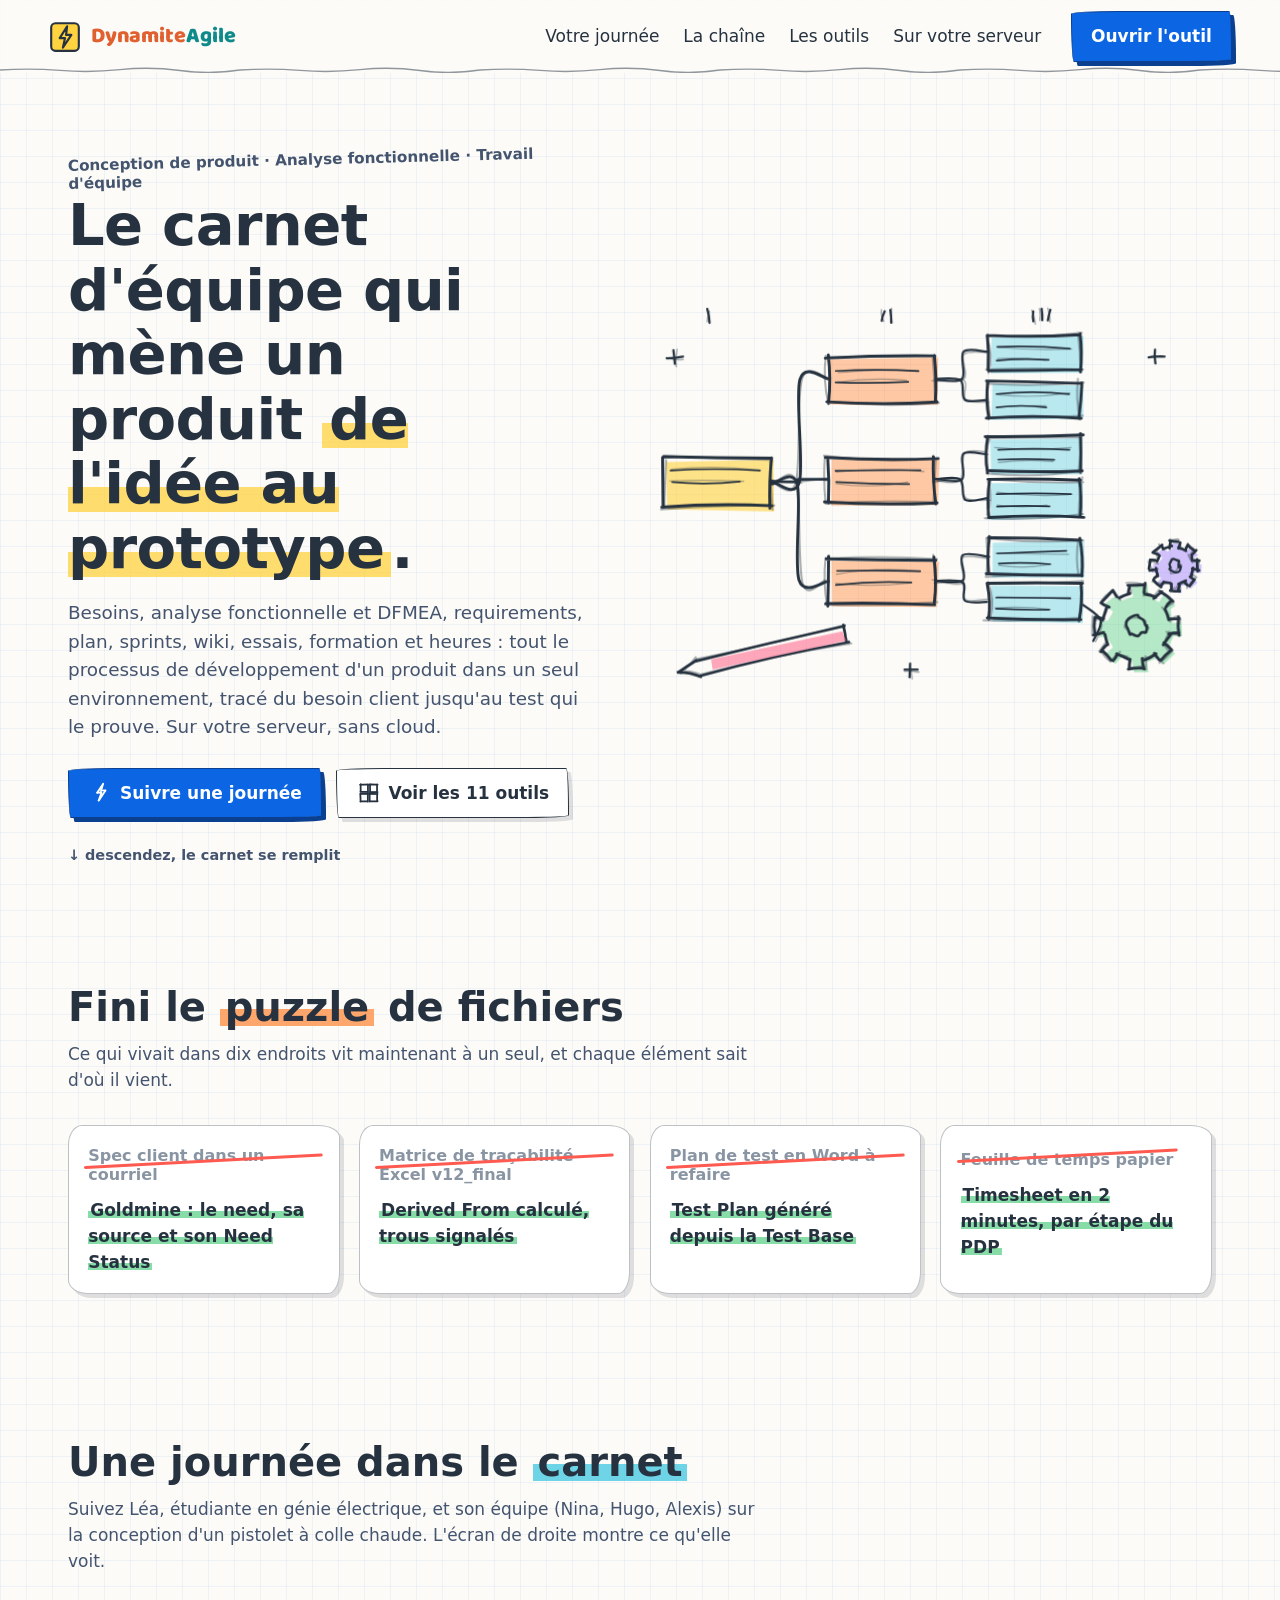
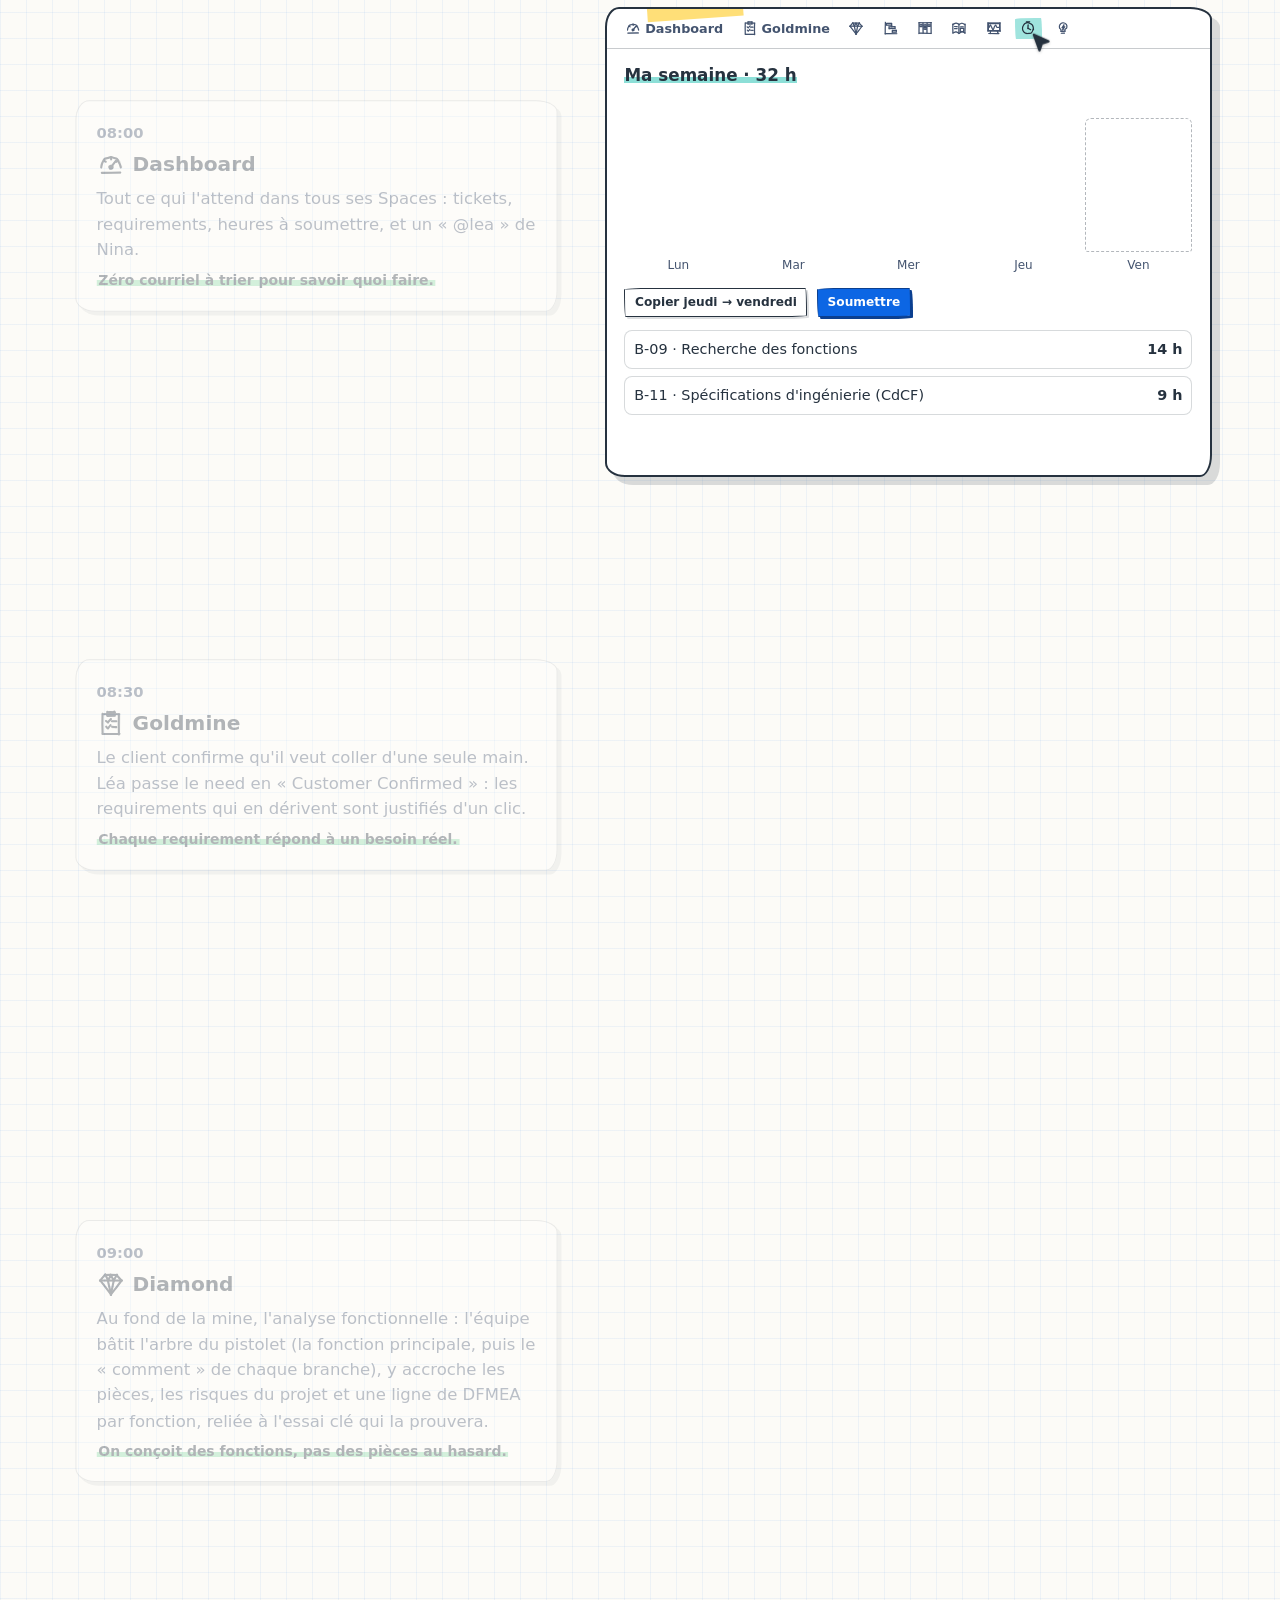
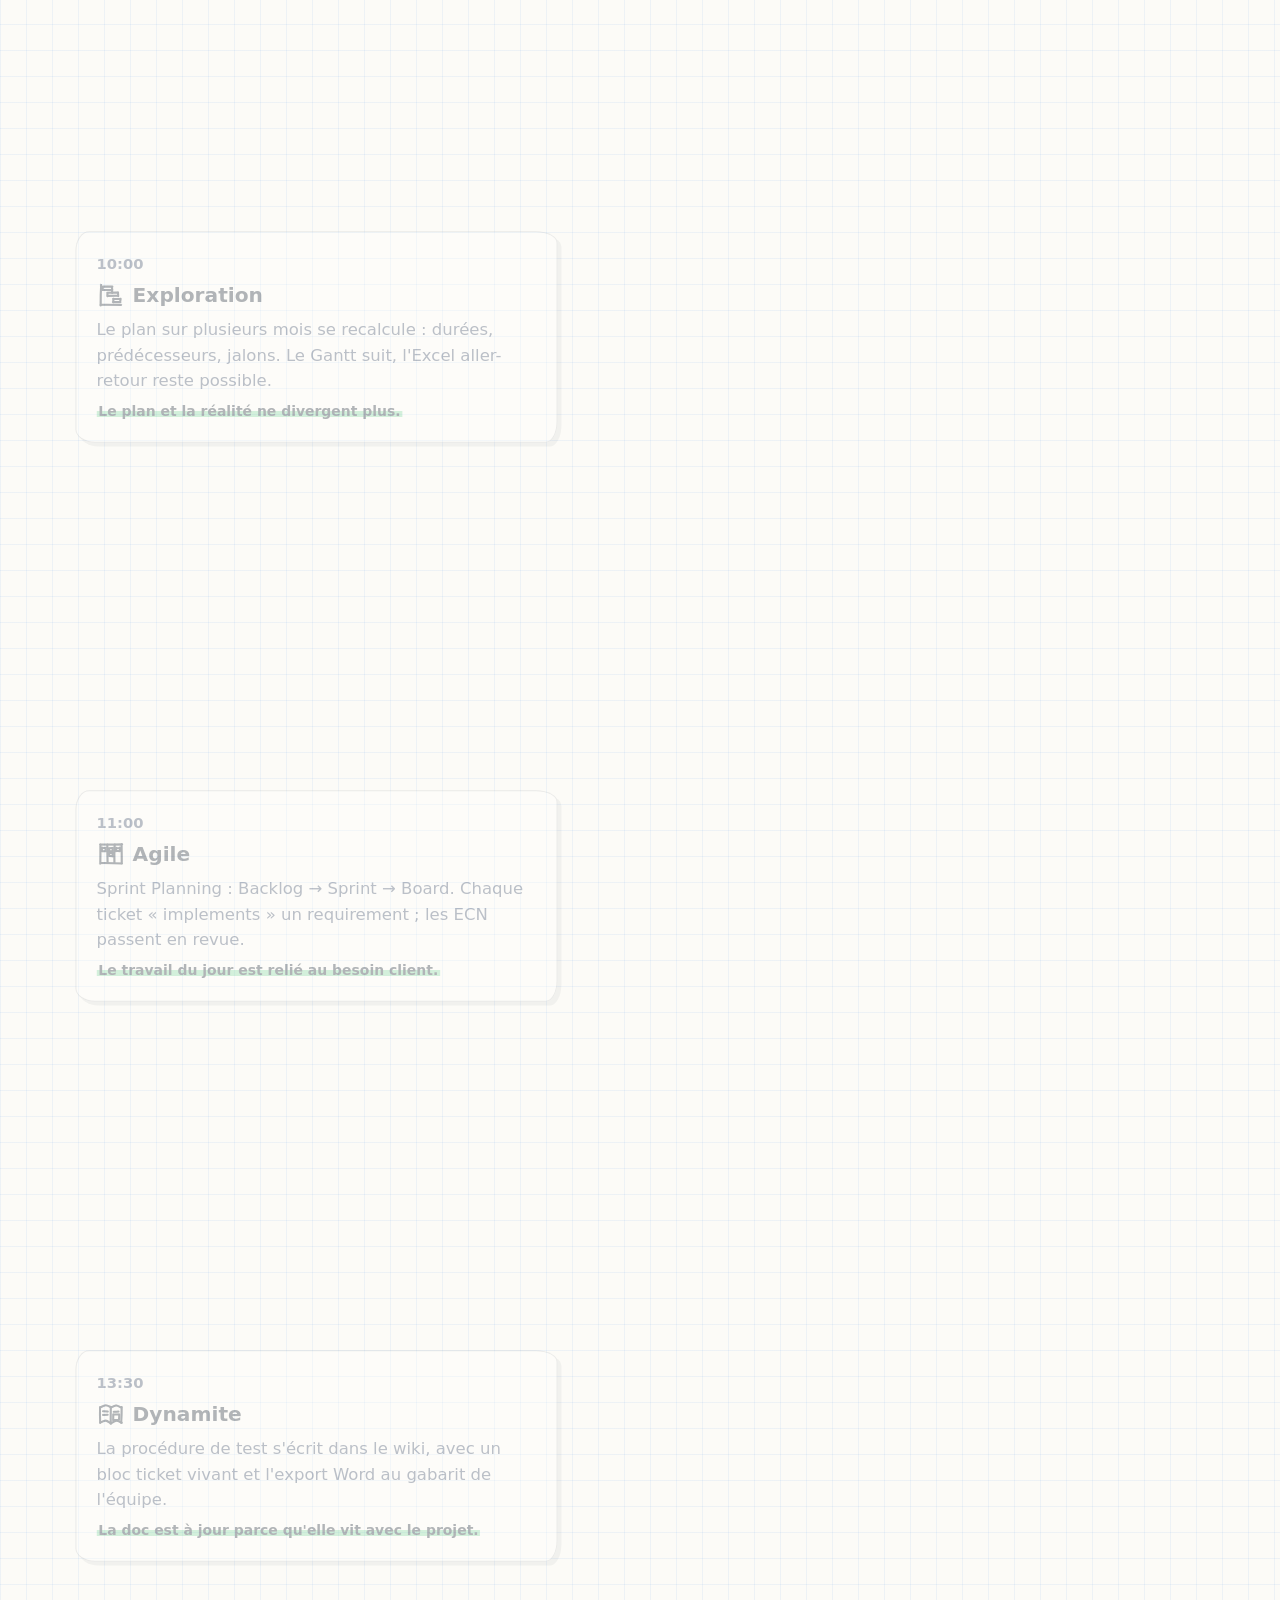
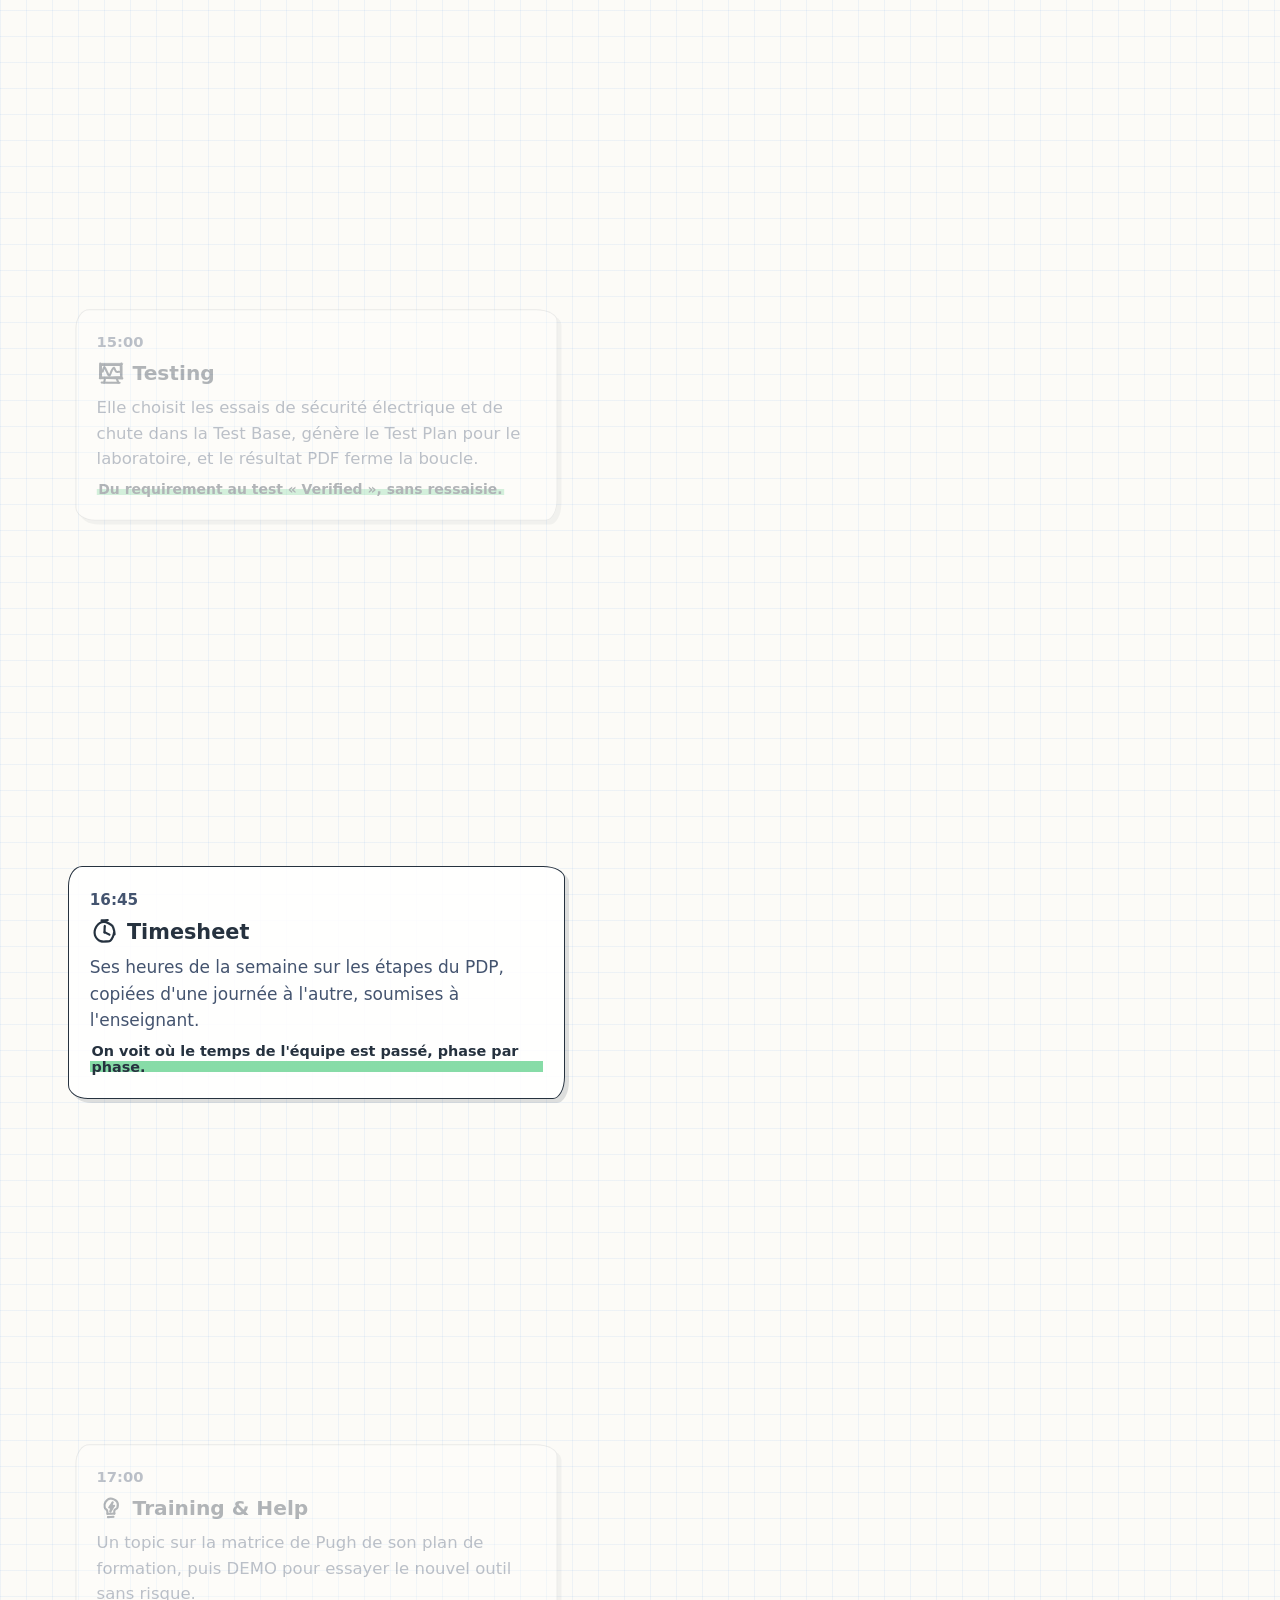
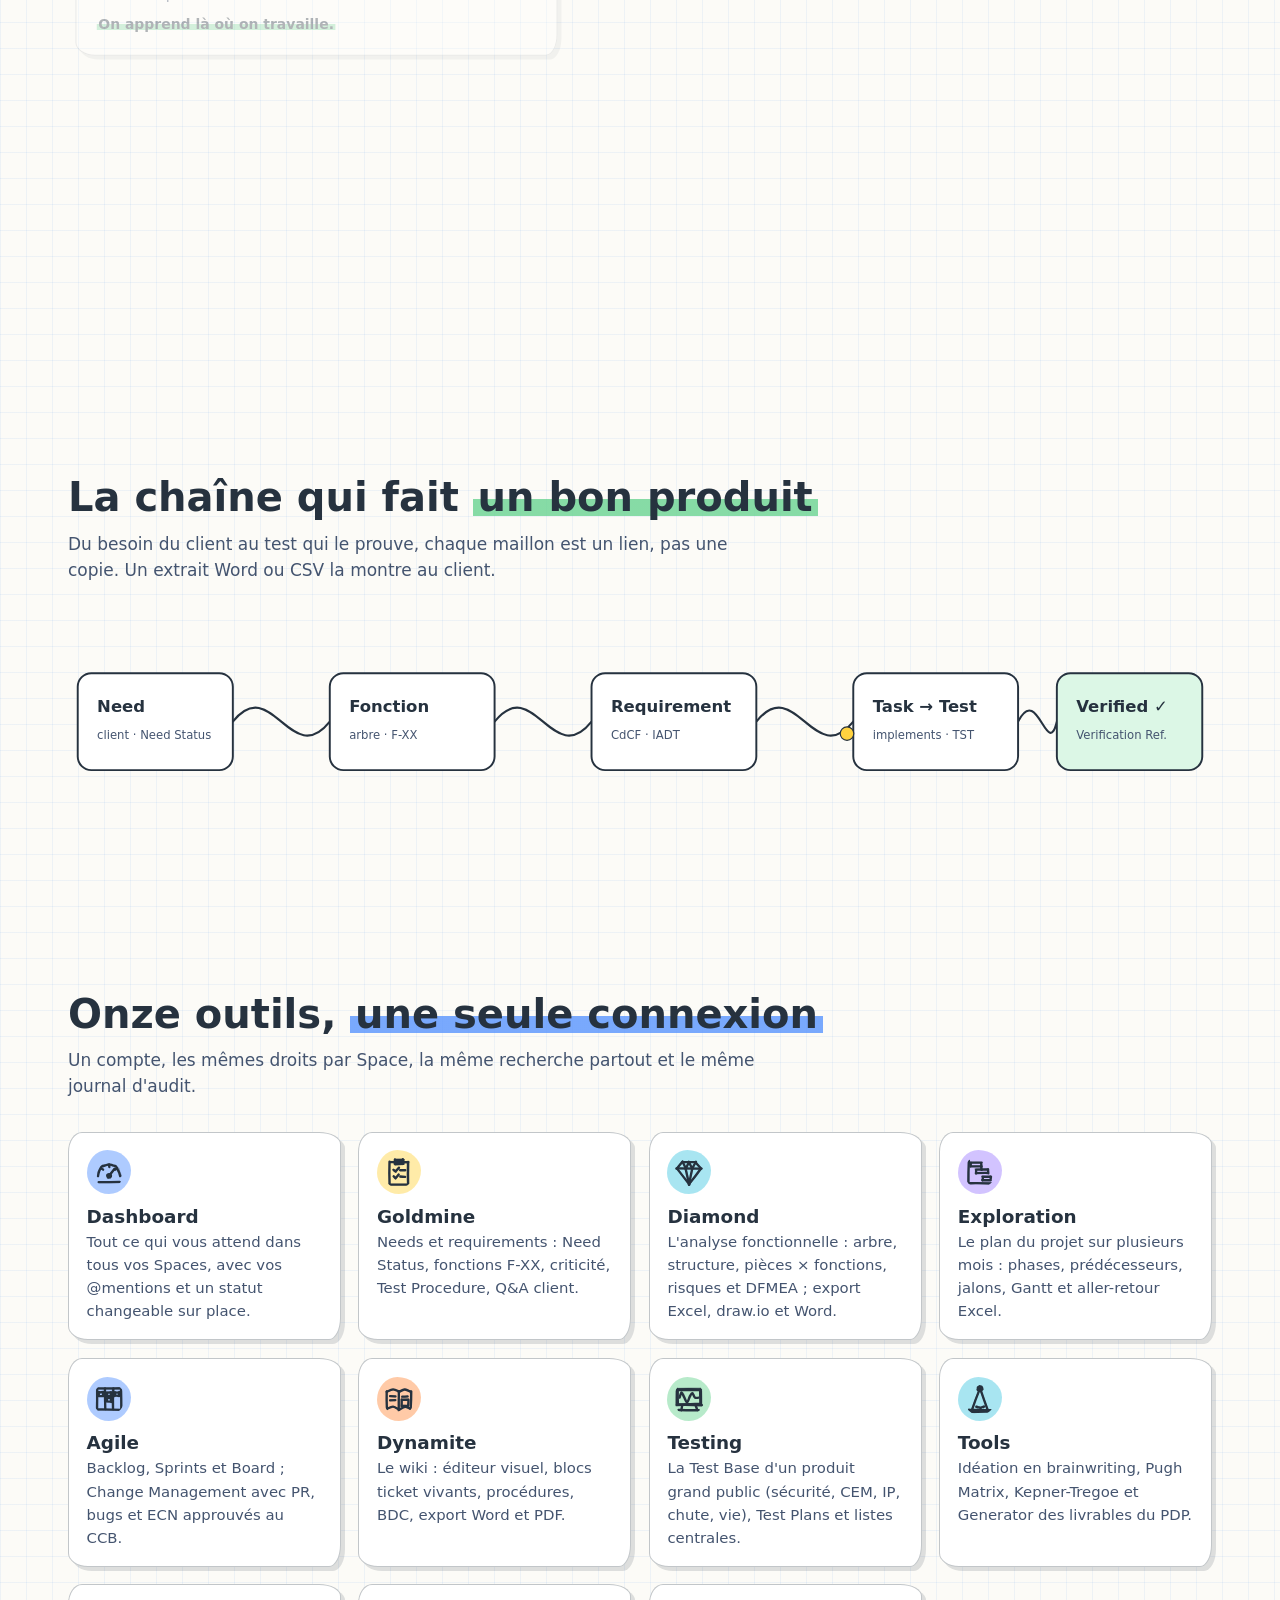
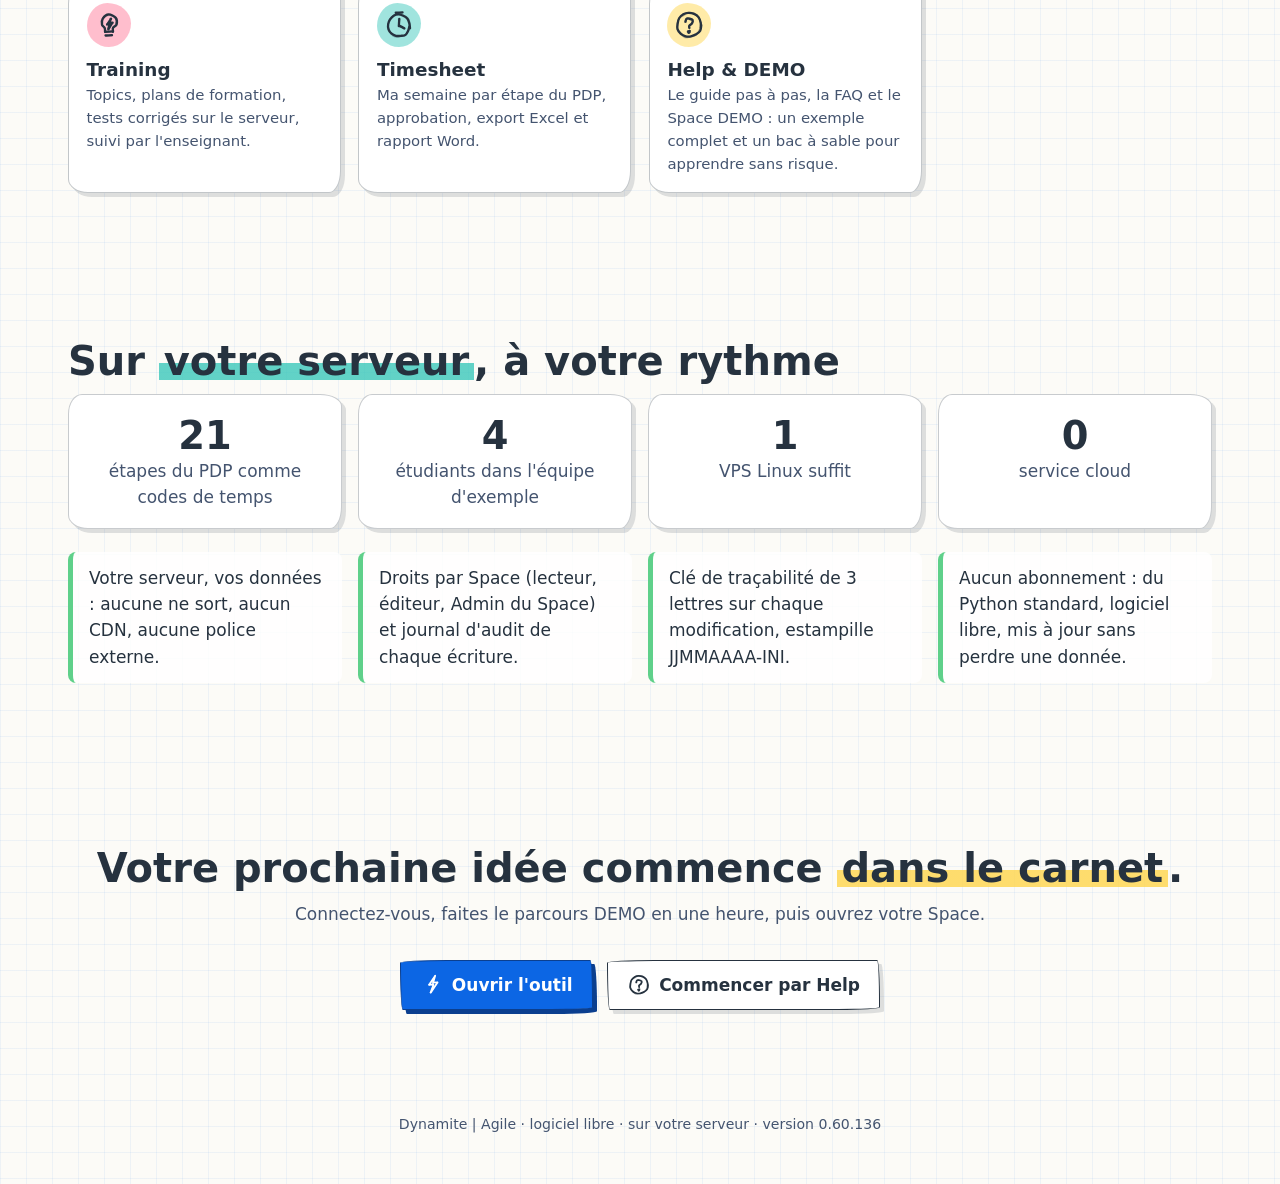
<file: static/apps/vitrine/index.html>
<!DOCTYPE html>
<html lang="fr">
<head>
<meta charset="utf-8">
<meta name="viewport" content="width=device-width, initial-scale=1">
<title>Dynamite | Agile — atelier de conception de produit</title>
<link rel="icon" href="data:image/svg+xml,%3Csvg xmlns='http://www.w3.org/2000/svg' viewBox='0 0 32 32'%3E%3Crect x='3' y='3' width='26' height='26' rx='3' fill='%23ffd23f' stroke='%2326323f' stroke-width='2'/%3E%3Cpath d='M18 6 L11 17 H16 L14 26 L22 14 H17 Z' fill='none' stroke='%2326323f' stroke-width='2' stroke-linejoin='round'/%3E%3C/svg%3E">
<style>
@font-face { font-family: "DA Logo"; src: url("[data-uri]") format("woff2"); font-weight: 800; font-display: swap; }
.logo-word { font: 800 1.35rem/1 "DA Logo", var(--font, system-ui); letter-spacing: -.005em; }
.lw-d { color: #e0602f; }
.lw-a { color: #0e8a8a; }
:root {
  --paper: #fcfbf7; --grid: rgba(12, 102, 228, .06); --ink: #26323f; --ink-2: #44546f; --blue: #0c66e4;
  --y: #ffd23f; --o: #ff8a3d; --c: #3ec6e0; --g: #5fd08a; --p: #ff6f91; --v: #9b7bff; --b: #4d8dff; --t: #2ec4b6; --r: #ff5a4f;
  --hand: "Segoe Print", "Ink Free", "Bradley Hand", "Chalkboard SE", "Comic Sans MS", "Segoe UI", system-ui, sans-serif;
  --sans: "Segoe UI Variable Text", "Segoe UI", system-ui, -apple-system, "Helvetica Neue", Arial, sans-serif;
  --r-hand: 255px 15px 225px 15px / 15px 225px 15px 255px; --r-card: 14px 22px 12px 20px / 20px 12px 22px 14px;
  --shadow: 4px 4px 0 rgba(38, 50, 63, .14); --pop: cubic-bezier(.34, 1.56, .64, 1);
}
* { box-sizing: border-box; }
html { scroll-behavior: smooth; }
body { margin: 0; font: 17px/1.55 var(--sans); color: var(--ink); background: var(--paper);
  background-image: linear-gradient(var(--grid) 1px, transparent 1px), linear-gradient(90deg, var(--grid) 1px, transparent 1px);
  background-size: 26px 26px; overflow-x: hidden; }
a { color: var(--blue); }
.hand { font-family: var(--hand); }
.hl { background: linear-gradient(transparent 55%, color-mix(in srgb, var(--hlc, var(--y)) 75%, transparent) 55% 92%, transparent 92%);
  padding: 0 .12em; }
.ico { width: 1.4em; height: 1.4em; vertical-align: -.3em; flex: none; }
#energy { position: fixed; inset: 0; z-index: 0; pointer-events: none; }
main, header, footer { position: relative; z-index: 1; }

/* ---------- top ---------- */
.top { position: sticky; top: 0; z-index: 20; display: flex; align-items: center; gap: 1.2rem; padding: .7rem clamp(1rem, 4vw, 3rem);
  background: rgba(252, 251, 247, .88); backdrop-filter: blur(6px); }
.top::after { content: ""; position: absolute; left: 0; right: 0; bottom: 0; height: 6px;
  background: url("data:image/svg+xml,%3Csvg xmlns='http://www.w3.org/2000/svg' width='240' height='6'%3E%3Cpath d='M0 3 Q30 1 60 3.4 T120 2.6 T180 3.5 T240 3' fill='none' stroke='%2326323f' stroke-opacity='.5' stroke-width='1.4' stroke-linecap='round'/%3E%3C/svg%3E") repeat-x; }
.logo { display: flex; align-items: center; gap: .55rem; font: 700 1.15rem var(--hand); text-decoration: none; color: var(--ink); }
.logo-mark { width: 34px; height: 34px; }
.top nav { display: flex; gap: .2rem; margin-left: auto; flex-wrap: wrap; }
.top nav a { position: relative; padding: .35rem .65rem; color: var(--ink); text-decoration: none; font-weight: 500; z-index: 0; }
.top nav a::after { content: ""; position: absolute; left: .4rem; right: .4rem; bottom: .15rem; height: .45rem; z-index: -1;
  background: var(--y); opacity: .7; border-radius: var(--r-hand); transform: scaleX(0); transform-origin: left; transition: transform .25s ease; }
.top nav a:hover::after, .top nav a.on::after { transform: scaleX(1); }
.btn { display: inline-flex; align-items: center; gap: .5rem; padding: .7rem 1.2rem; border: 1.8px solid var(--ink);
  border-radius: var(--r-hand); background: #fff; color: var(--ink); font-weight: 650; text-decoration: none; cursor: pointer;
  box-shadow: var(--shadow); transition: transform .2s var(--pop), box-shadow .2s ease; }
.btn:hover { transform: translate(-2px, -3px) rotate(-.6deg); box-shadow: 7px 7px 0 rgba(38, 50, 63, .16); }
.btn-primary { background: var(--blue); color: #fff; border-color: #0b3f8f; box-shadow: 4px 4px 0 #0b3f8f; }
.btn-primary:hover { box-shadow: 7px 7px 0 #0b3f8f; }

/* ---------- hero ---------- */
.hero { display: grid; grid-template-columns: minmax(0, 1fr) minmax(0, 1.1fr); gap: 2rem; align-items: center;
  max-width: 1240px; margin: 0 auto; padding: clamp(2rem, 6vw, 5rem) clamp(1rem, 4vw, 3rem) 3rem; min-height: 86vh; }
.kicker { font: 600 .95rem var(--hand); color: var(--ink-2); transform: rotate(-1.5deg); display: inline-block; }
h1 { font: 700 clamp(2.1rem, 4.6vw, 3.6rem)/1.12 var(--hand); margin: .3rem 0 1rem; letter-spacing: -.01em; }
.lead { font-size: 1.15rem; color: var(--ink-2); max-width: 36rem; }
.cta { display: flex; gap: .9rem; flex-wrap: wrap; margin-top: 1.6rem; }
.hero-art svg { width: 100%; height: auto; overflow: visible; }
.hero-art .draw path[fill="none"] { stroke-dasharray: 1400; stroke-dashoffset: 1400; animation: draw 2.6s ease-out forwards; }
.hero-art .draw path[fill]:not([fill="none"]) { opacity: 0; animation: fade .8s ease-out forwards; animation-delay: 1.6s; }
@keyframes draw { to { stroke-dashoffset: 0; } }
@keyframes fade { to { opacity: 1; } }
.scroll-hint { display: block; margin: 1.8rem 0 0; font: 600 .9rem var(--hand); color: var(--ink-2); animation: bob 1.8s ease-in-out infinite; }
@keyframes bob { 50% { transform: translateY(6px); } }

/* ---------- sections ---------- */
section { max-width: 1240px; margin: 0 auto; padding: 4.5rem clamp(1rem, 4vw, 3rem); }
h2 { font: 700 clamp(1.7rem, 3.2vw, 2.5rem)/1.2 var(--hand); margin: 0 0 .6rem; }
.sub { color: var(--ink-2); max-width: 44rem; margin: 0 0 2rem; }
.reveal { opacity: 0; transform: translateY(26px) rotate(-.4deg); transition: opacity .7s ease, transform .7s var(--pop); }
.reveal.in { opacity: 1; transform: none; }

/* before / after */
.pains { display: grid; grid-template-columns: repeat(auto-fit, minmax(220px, 1fr)); gap: 1.2rem; }
.pain { position: relative; padding: 1.2rem 1.2rem 1.1rem; background: #fff; border: 1.6px solid rgba(38, 50, 63, .3);
  border-radius: var(--r-card); box-shadow: var(--shadow); }
.pain .was { font: 600 1rem var(--hand); color: #8a95a3; position: relative; display: inline-block; }
.pain .was::after { content: ""; position: absolute; left: -4px; right: -4px; top: 55%; height: 3px; background: var(--r);
  border-radius: 3px; transform: scaleX(0) rotate(-3deg); transform-origin: left; transition: transform .6s ease .3s; }
.pain.in .was::after { transform: scaleX(1) rotate(-3deg); }
.pain .now { margin: .6rem 0 0; font-weight: 650; }
.pain .now span { --hlc: var(--g); }

/* ---------- journey: sticky screen + steps; a cursor plays each tool's gesture (journey.js) ---------- */
.journey { display: grid; grid-template-columns: minmax(0, .9fr) minmax(0, 1.1fr); gap: 2.5rem; align-items: start; }
.steps { display: flex; flex-direction: column; gap: 38vh; padding: 10vh 0 30vh; }
.step { padding: 1.2rem 1.3rem; background: rgba(255, 255, 255, .86); border: 1.6px solid rgba(38, 50, 63, .25); border-radius: var(--r-card);
  box-shadow: var(--shadow); opacity: .35; transform: scale(.97); transition: opacity .4s ease, transform .4s var(--pop), border-color .3s; }
.step.on { opacity: 1; transform: none; border-color: var(--ink); }
.step .time { font: 700 .95rem var(--hand); color: var(--ink-2); }
.step h3 { display: flex; align-items: center; gap: .5rem; margin: .2rem 0 .4rem; font-size: 1.3rem; }
.step p { margin: 0; color: var(--ink-2); }
.step .gain { display: inline-block; margin-top: .6rem; font: 600 .9rem var(--hand); --hlc: var(--g); }
.stage { position: sticky; top: 14vh; }
.screen { position: relative; height: 470px; background: #fff; border: 2px solid var(--ink); border-radius: var(--r-card);
  box-shadow: 8px 8px 0 rgba(38, 50, 63, .16); overflow: hidden; pointer-events: none; user-select: none; }
.screen::before { content: ""; position: absolute; top: -12px; left: 40px; width: 96px; height: 22px; background: color-mix(in srgb, var(--y) 70%, transparent);
  transform: rotate(-4deg); z-index: 3; }
.bar { display: flex; align-items: center; gap: .45rem; height: 40px; padding: 0 .8rem; border-bottom: 1.4px solid rgba(38, 50, 63, .25);
  font: 600 .8rem var(--sans); }
.bar .tab { display: inline-flex; align-items: center; gap: .25rem; padding: .15rem .35rem; border-radius: var(--r-hand); color: var(--ink-2);
  transition: background-color .15s ease, color .15s ease; }
.bar .tab.on { color: var(--ink); background: color-mix(in srgb, var(--acc, var(--b)) 45%, transparent); }
.bar .ico { width: 16px; height: 16px; }
/* a page swap inside one window: only the body crossfades, with a small rise */
.scene { position: absolute; inset: 40px 0 0; padding: 1rem 1.1rem; opacity: 0; transform: translateY(8px); transition: opacity .2s ease, transform .2s ease;
  font-size: .9rem; }
.scene.on { opacity: 1; transform: none; }
.scene.snap, .scene.snap * { transition: none !important; animation: none !important; }  /* a state set while hidden */
.mini-h { font: 700 1.05rem var(--hand); margin: 0 0 .7rem; display: inline-block; background: linear-gradient(transparent 58%, color-mix(in srgb, var(--acc, var(--b)) 55%, transparent) 58% 90%, transparent 90%); }
.rows { display: grid; gap: .45rem; }
.row { display: grid; grid-template-columns: 70px 1fr auto; gap: .6rem; align-items: center; padding: .45rem .55rem; border: 1.2px solid rgba(38, 50, 63, .18);
  border-radius: 8px; background: #fff; }
.row.two { grid-template-columns: 1fr auto; }
.row code { font: 600 .78rem "Cascadia Mono", Consolas, monospace; color: var(--blue); }
/* fixed heights: a ✓ drawn from a fallback font must not make a line taller when a label changes */
.chip { display: inline-flex; align-items: center; height: 1.3rem; padding: 0 .45rem; border-radius: var(--r-hand); font: 700 .72rem/1 var(--sans);
  background: #eef1f5; white-space: nowrap; transition: background-color .2s ease, color .2s ease; }
.chip.y { background: #fff1bf; color: #8a5a00; } .chip.g { background: #dcf7e6; color: #1a6e3e; } .chip.b { background: #e3eeff; color: #0a58ad; }
/* the small buttons of the mock-up: the page's .btn at the size of an application */
.screen .btn { height: 1.85rem; padding: 0 .6rem; font-size: .76rem; line-height: 1; border-width: 1.4px; box-shadow: 2px 2px 0 rgba(38, 50, 63, .16); gap: .3rem; white-space: nowrap;
  transition: transform .08s ease-out, box-shadow .08s ease-out, background-color .2s ease, color .2s ease, border-color .2s ease; }
.screen .btn-primary { box-shadow: 2px 2px 0 #0b3f8f; }
.screen .btn[data-pressed] { transform: translate(1px, 1px); box-shadow: 1px 1px 0 rgba(38, 50, 63, .16); }
.screen .btn.is-done { background: #dcf7e6; color: #1a6e3e; border-color: #1a6e3e; box-shadow: 2px 2px 0 rgba(26, 110, 62, .25); }
/* a label that changes on itself: the old words leave upward, the new arrive from below, the box eases to its width */
.roll { display: inline-grid; overflow: hidden; vertical-align: bottom; transition: width .32s cubic-bezier(.45, 0, .1, 1); }
.roll > span { grid-area: 1 / 1; justify-self: start; white-space: nowrap; }
.roll .ro-out { animation: ro-out .32s cubic-bezier(.45, 0, .1, 1) forwards; }
.roll .ro-in { animation: ro-in .32s cubic-bezier(.45, 0, .1, 1) both; }
@keyframes ro-out { to { transform: translateY(-110%); opacity: 0; } }
@keyframes ro-in { from { transform: translateY(110%); opacity: 0; } }

/* the cursor (glyphs and hotspots of the stageshow kit: arrow, I-beam, east-west resize) */
.jc { position: absolute; left: 0; top: 0; z-index: 5; opacity: 0; transition: opacity .25s ease; will-change: transform; }
.jc.live { opacity: 1; }
.jc.live.idle { opacity: 0; transition-duration: .6s; }
.jc-press { display: grid; transform-origin: 0 0; transition: transform .26s cubic-bezier(.22, 1, .36, 1); }
.jc[data-pressed] .jc-press { transform: scale(.9); transition: transform .08s ease-out; }
.jc-g { grid-area: 1 / 1; display: block; opacity: 0; transform: scale(.6); transform-origin: 0 0; transition: transform .2s ease, opacity .2s ease; }
.jc[data-kind="arrow"] .jc-arrow, .jc[data-kind="ibeam"] .jc-ibeam, .jc[data-kind="ew"] .jc-ew { opacity: 1; transform: none; }
.jc-arrow { margin: -3px 0 0 -4px; transform-origin: 4px 3px; filter: drop-shadow(0 1px 1.5px rgba(0, 0, 0, .22)); }
.jc-arrow path { fill: var(--ink); stroke: var(--ink); stroke-width: 2.4; stroke-linejoin: round; }
.jc-ibeam { margin: -8px 0 0 -5px; transform-origin: 5px 8px; overflow: visible; }
.jc-ew { margin: -10.5px 0 0 -10.5px; transform-origin: 10.5px 10.5px; overflow: visible; }
.jc .edge { stroke: #fff; fill: #fff; } .jc .line { stroke: var(--ink); fill: var(--ink); }

/* Dashboard: the @mention arrives whole from just above, then is acknowledged */
.kpis { display: grid; grid-template-columns: repeat(4, 1fr); gap: .6rem; }
.kpi { padding: .6rem; border: 1.4px solid rgba(38, 50, 63, .25); border-radius: var(--r-card); box-shadow: 2px 2px 0 rgba(38, 50, 63, .12); }
.kpi b { display: block; font-size: 1.5rem; }
.kpi small { color: var(--ink-2); }
.msg { display: flex; align-items: center; gap: .6rem; margin-top: .8rem; padding: .55rem .7rem; border-left: 4px solid var(--r);
  background: #fff5f4; border-radius: 6px; opacity: 0; transform: translateY(-8px);
  transition: opacity .5s cubic-bezier(.25, .8, .25, 1), transform .5s cubic-bezier(.25, .8, .25, 1), background-color .25s ease, border-color .25s ease; }
.msg.in { opacity: 1; transform: none; }
.msg.ok { border-left-color: var(--g); background: #f2fbf5; }
.msg .msg-t { flex: 1; min-width: 0; }
.dot { display: inline-grid; place-items: center; flex: none; width: 20px; height: 20px; border-radius: 50%; background: var(--r); color: #fff;
  font-size: .75rem; font-weight: 700; transition: background-color .2s ease; }
.msg.ok .dot { background: #1a6e3e; }

/* Goldmine: the Need Status menu, then the trace drawn from the need to the requirement */
.pop { position: absolute; z-index: 4; display: grid; min-width: 170px; padding: .25rem; background: #fff; border: 1.4px solid var(--ink);
  border-radius: 10px; box-shadow: 3px 3px 0 rgba(38, 50, 63, .16); font: 600 .78rem var(--sans);
  opacity: 0; transform: translateY(-4px); transition: opacity .16s ease, transform .16s ease; }
.pop.open { opacity: 1; transform: none; }
.pop > span { padding: .3rem .55rem; border-radius: 7px; transition: background-color .15s ease; }
.pop > span[data-hover] { background: color-mix(in srgb, var(--acc, var(--y)) 40%, transparent); }
.trace { position: relative; height: 130px; margin-top: .9rem; }
.trace svg { width: 100%; height: 100px; }
.trace .base { stroke: #c9ced6; stroke-dasharray: 8 10; }
.trace .lit { stroke: var(--y); stroke-dasharray: 600; stroke-dashoffset: 600; transition: stroke-dashoffset 1.1s cubic-bezier(.45, 0, .1, 1); }
.trace.on .lit { stroke-dashoffset: 0; }
.trace circle { fill: #fff; stroke: var(--ink); stroke-width: 2; transition: fill .25s ease; }
.trace.on circle { fill: var(--y); }
.trace.on circle:nth-of-type(2) { transition-delay: .5s; } .trace.on circle:nth-of-type(3) { transition-delay: 1s; }
.trace-l { position: relative; height: 22px; font: 600 .82rem var(--hand); }
.trace-l span { position: absolute; transform: translateX(-50%); white-space: nowrap; }
.trace-l span:nth-child(1) { left: 8.7%; } .trace-l span:nth-child(2) { left: 50%; } .trace-l span:nth-child(3) { left: 91.3%; transform: translateX(-80%); }

/* Diamond: the function tree grows branch by branch; a click on F3 brings its DFMEA line and key test */
.ftree { display: grid; grid-template-columns: 36% 1fr; align-items: center; gap: 1.4rem; position: relative; }
.fkids { display: flex; flex-direction: column; gap: .4rem; border-left: 2px solid transparent; padding-left: .9rem; transition: border-color .3s ease; }
.ftree.grown .fkids { border-left-color: var(--ink); }
.fnode { border: 2px solid var(--ink); border-radius: var(--r-hand); padding: .3rem .5rem; background: #fff; font-size: .82rem; line-height: 1.2; }
.fnode code { margin-right: .35rem; font-weight: 700; }
.fnode.f0 { position: relative; background: color-mix(in srgb, var(--y) 55%, #fff); }
.fnode.f0::after { content: ""; position: absolute; right: calc(-1.4rem - 2px); top: 50%; width: 1.4rem; border-top: 2px solid var(--ink); }
.fkids .fnode { position: relative; background: color-mix(in srgb, var(--c) 22%, #fff); opacity: 0; transform: translateX(-12px);
  transition: opacity .4s ease, transform .4s ease, background-color .15s ease, box-shadow .15s ease;
  transition-delay: calc(var(--k, 0) * .3s), calc(var(--k, 0) * .3s), 0s, 0s; }
.fkids .fnode::before { content: ""; position: absolute; left: calc(-.9rem - 2px); top: 50%; width: .9rem; border-top: 2px solid var(--ink); }
.fkids .fnode.crit { border-width: 3px; }
.ftree.grown .fkids .fnode { opacity: 1; transform: none; }
.ftree .fnode.sel { background: color-mix(in srgb, var(--c) 60%, #fff); box-shadow: 2px 2px 0 var(--ink); }
.dfm { opacity: 0; transform: translateY(-6px); transition: opacity .45s cubic-bezier(.25, .8, .25, 1), transform .45s cubic-bezier(.25, .8, .25, 1); }
.dfm.in { opacity: 1; transform: none; }
.row.dfm { grid-template-columns: auto 1fr auto; }

/* Exploration: a month ruler, the phases, and the launch date that follows a longer Concept */
.gantt { display: grid; gap: 1rem; margin-top: .3rem; }
.g-row { display: grid; grid-template-columns: 96px 1fr; align-items: center; gap: .6rem; font-size: .84rem; }
.g-track { position: relative; height: 24px;
  background: repeating-linear-gradient(90deg, rgba(38, 50, 63, .1) 0 1px, transparent 1px 16.666%); }
.g-ruler .g-track { height: 1rem; background: none; font-size: .72rem; color: var(--ink-2); }
.g-ruler .g-track span { position: absolute; top: 0; }
.g-bar { position: absolute; top: 3px; height: 18px; border-radius: var(--r-hand); background: var(--v); opacity: .85; width: 0;
  transition: width .8s ease, left .45s cubic-bezier(.45, 0, .1, 1); }
.g-bar.pink { background: var(--p); }
.g-bar.drag { transition: none; }
.g-ms { position: absolute; top: 5px; width: 14px; height: 14px; margin-left: -7px; background: var(--o); border: 1.6px solid var(--ink);
  transform: rotate(45deg); transition: left .45s cubic-bezier(.45, 0, .1, 1); }
.row.g-sum { margin-top: 1.4rem; grid-template-columns: 1fr auto; }
.g-sum b { font-variant-numeric: tabular-nums; }

/* Agile: one card carried by the hand from To Do to In Progress */
.board { display: grid; grid-template-columns: repeat(3, 1fr); gap: .6rem; height: 330px; }
.col { background: #f4f5f7; border-radius: 10px; padding: .5rem; position: relative; }
.col h4 { margin: 0 0 .4rem; font-size: .75rem; text-transform: uppercase; color: var(--ink-2); }
.card { position: absolute; padding: .45rem .55rem; background: #fff; border: 1.4px solid rgba(38, 50, 63, .25); border-radius: var(--r-card);
  box-shadow: 2px 2px 0 rgba(38, 50, 63, .12); font-size: .78rem; will-change: transform; transform-origin: 50% 50%;
  transition: transform .35s cubic-bezier(.45, 0, .1, 1), box-shadow .2s ease; }
.card.held { transition: box-shadow .2s ease; box-shadow: 6px 8px 0 rgba(38, 50, 63, .16); z-index: 3; }

/* Dynamite: the objective typed in the page, then the Word export */
.wiki { font-size: .86rem; }
.wiki .typed { min-height: 2.6em; }
.wiki .typed.caret::after { content: ""; display: inline-block; width: 2px; height: 1.05em; margin-left: 1px; vertical-align: -.18em; background: var(--ink); }
.wiki .ph { height: 7px; margin: .55rem 0 0; border-radius: 4px; background: #e9ecf0; }
.wiki .block { margin-top: .7rem; padding: .5rem .6rem; border: 1.4px dashed var(--o); border-radius: 8px; background: #fff7ef; }
.wiki .block.exp { display: flex; align-items: center; gap: .7rem; border-color: var(--b); background: #f2f7ff; color: var(--ink-2); }

/* Testing: the waveform, the attached PDF, then Verified */
.scope { display: grid; grid-template-columns: 1.3fr 1fr; gap: .8rem; }
.scope svg { width: 100%; height: 150px; background: #0f1d1a; border-radius: 10px; }
.scope .wave { stroke-dasharray: 600; stroke-dashoffset: 600; }
.scope.run .wave { animation: draw 2.4s linear forwards; }
.scope .btn { justify-self: start; margin-top: .3rem; }

/* Timesheet: four days, Thursday copied to Friday, the week submitted */
.hours { display: grid; grid-template-columns: repeat(5, 1fr); gap: .45rem; height: 150px; margin-top: .4rem; }
.hcol { position: relative; display: flex; align-items: flex-end; }
.hcol i { display: block; width: 100%; height: 0; background: var(--t); border-radius: 6px 6px 3px 3px; opacity: .85; transition: height .8s var(--pop); }
.hcol.fri::before { content: ""; position: absolute; left: 0; right: 0; bottom: 0; height: 88%; border: 1.6px dashed rgba(38, 50, 63, .35);
  border-radius: 6px 6px 3px 3px; transition: opacity .3s ease; }
.hcol.fri.filled::before { opacity: 0; }
.days { display: grid; grid-template-columns: repeat(5, 1fr); gap: .45rem; margin-top: .25rem; text-align: center; font-size: .75rem; color: var(--ink-2); }
.acts { display: flex; gap: .6rem; flex-wrap: wrap; margin: .8rem 0; }

/* Training: the test submitted, the topic Completed */
.tl { display: flex; align-items: center; justify-content: space-between; gap: .6rem; }
.progress { height: 14px; border: 1.4px solid var(--ink); border-radius: var(--r-hand); overflow: hidden; margin: .6rem 0 .9rem; }
.progress i { display: block; height: 100%; width: 0; background: var(--p); transition: width 1s ease; }
.progress.full i { background: var(--g); }

/* narrow screens: the screen comes first and plays the day on its own (journey.js) */
@media (max-width: 900px) {
  .stage { order: -1; margin-bottom: .6rem; }
}
@media (max-width: 560px) {
  .bar { gap: .2rem; padding: 0 .5rem; }
  .bar .tl { display: none; }
  .scene { padding: .9rem .8rem; }
  .row { grid-template-columns: 64px 1fr auto; gap: .5rem; padding: .4rem .45rem; }
  .row.g-sum { grid-template-columns: 1fr auto; }
  .row code { white-space: nowrap; }
  .kpis { gap: .4rem; }
  .kpi { padding: .35rem .5rem; }
  .kpi b { font-size: 1.15rem; }
  .msg { flex-wrap: wrap; row-gap: .45rem; }
  .msg .msg-t { flex-basis: calc(100% - 20px - .6rem); }
  .msg .btn { margin-left: calc(20px + .6rem); }
  .msg + .rows .row + .row { display: none; }  /* one ticket under the message, room left for the hand to rest */
  .ftree { grid-template-columns: 1fr; gap: .5rem; }
  .fnode.f0::after { display: none; }
  .g-row { grid-template-columns: 72px 1fr; }
  .scope { grid-template-columns: 1fr; }
  .scope svg { height: 96px; }
  .board { height: 330px; gap: .4rem; }
  .card { font-size: .72rem; padding: .4rem .45rem; }
  .hours { height: 120px; }
}
@media (prefers-reduced-motion: reduce) {
  .scope .wave { stroke-dashoffset: 0; }
}

/* ---------- chain ---------- */
.chain svg { width: 100%; height: auto; }
.chain .node rect { fill: #fff; stroke: var(--ink); stroke-width: 2; }
.chain .node text { font: 700 17px var(--hand); fill: var(--ink); }
.chain .node .sm { font: 500 12px var(--sans); fill: var(--ink-2); }
.chain .link { fill: none; stroke: var(--ink); stroke-width: 2.2; stroke-linecap: round; stroke-dasharray: 600; stroke-dashoffset: 600; transition: stroke-dashoffset 1.4s ease; }
.chain.in .link { stroke-dashoffset: 0; }
.chain .spark { fill: var(--y); stroke: var(--ink); stroke-width: 1.2; }

/* ---------- tools grid ---------- */
.tools { display: grid; grid-template-columns: repeat(auto-fill, minmax(215px, 1fr)); gap: 1.1rem; }
.tool { position: relative; padding: 1.1rem 1.1rem 1rem; background: #fff; border: 1.6px solid rgba(38, 50, 63, .28); border-radius: var(--r-card);
  box-shadow: var(--shadow); transition: transform .3s var(--pop), box-shadow .3s ease; transform-style: preserve-3d; }
.tool:hover { box-shadow: 9px 10px 0 rgba(38, 50, 63, .15); }
.tool .ico { width: 44px; height: 44px; padding: 6px; border-radius: 46% 54% 50% 50% / 52% 46% 54% 48%;
  background: color-mix(in srgb, var(--a) 45%, transparent); transition: transform .4s var(--pop); }
.tool:hover .ico { transform: rotate(-10deg) scale(1.1); }
.tool h3 { margin: .6rem 0 .25rem; font: 700 1.15rem var(--hand); }
.tool p { margin: 0; color: var(--ink-2); font-size: .93rem; }

/* ---------- numbers & trust ---------- */
.nums { display: grid; grid-template-columns: repeat(auto-fit, minmax(170px, 1fr)); gap: 1rem; }
.num { text-align: center; padding: 1.1rem; background: #fff; border: 1.6px solid rgba(38, 50, 63, .25); border-radius: var(--r-card); box-shadow: var(--shadow); }
.num b { display: block; font: 700 2.4rem var(--hand); }
.num span { color: var(--ink-2); }
.trust { display: grid; grid-template-columns: repeat(auto-fit, minmax(240px, 1fr)); gap: 1rem; }
.trust li { list-style: none; padding: .8rem 1rem; background: rgba(255, 255, 255, .8); border-left: 5px solid var(--g); border-radius: 8px; }
.final { text-align: center; }
.final .cta { justify-content: center; }
footer { text-align: center; padding: 2rem 1rem 3rem; color: var(--ink-2); font-size: .88rem; }

@media (max-width: 900px) {
  .hero, .journey { grid-template-columns: minmax(0, 1fr); }
  .stage { position: relative; top: 0; }
  .steps { gap: 1.2rem; padding: 1rem 0; }
  .step { opacity: 1; transform: none; }
  .kpis { grid-template-columns: repeat(2, 1fr); }
  .screen { overflow: hidden; } .bar { overflow: hidden; } #journee { overflow-x: clip; }
}
@media (prefers-reduced-motion: reduce) {
  *, *::before, *::after { animation: none !important; transition: none !important; }
  .reveal { opacity: 1; transform: none; }
  .hero-art .draw path { stroke-dashoffset: 0 !important; opacity: 1 !important; }
  #energy { display: none; }
}
</style>
</head>
<body>
<svg xmlns="http://www.w3.org/2000/svg" style="display:none">
<symbol id="i-dashboard" viewBox="0 0 24 24"><path d="M3.76 15.12C3.84 14.71 4.01 13.51 4.25 12.66C4.5 11.8 4.81 10.79 5.21 9.98C5.6 9.17 5.96 8.26 6.64 7.78C7.32 7.3 8.36 7.36 9.27 7.1C10.17 6.84 11.15 6.26 12.07 6.24C12.98 6.23 13.93 6.78 14.76 7.02C15.59 7.25 16.43 7.15 17.04 7.66C17.65 8.18 17.98 9.32 18.41 10.12C18.84 10.92 19.28 11.6 19.61 12.43C19.94 13.27 20.26 14.68 20.38 15.13" fill="none" stroke="currentColor" stroke-width="1.75" stroke-linecap="round" stroke-linejoin="round"/><path d="M3.87 15.11C3.87 14.6 3.61 12.79 3.83 12.02C4.06 11.24 4.73 11.02 5.21 10.46C5.7 9.89 6.01 9.28 6.76 8.64C7.51 7.99 8.76 6.95 9.7 6.58C10.65 6.2 11.61 6.29 12.43 6.37C13.25 6.45 13.85 6.76 14.63 7.05C15.41 7.33 16.35 7.69 17.11 8.09C17.87 8.49 18.7 8.78 19.18 9.44C19.66 10.1 19.66 11.16 19.98 12.04C20.3 12.91 20.9 14.25 21.09 14.7" fill="none" stroke="currentColor" stroke-width="1.22" stroke-linecap="round" stroke-linejoin="round" stroke-opacity=".38"/><path d="M11.7 15.13Q14 12.39 16.17 9.54" fill="none" stroke="currentColor" stroke-width="1.75" stroke-linecap="round" stroke-linejoin="round"/><path d="M12.43 14.8Q14.38 12.18 16.29 9.53" fill="none" stroke="currentColor" stroke-width="1.22" stroke-linecap="round" stroke-linejoin="round" stroke-opacity=".38"/><path d="M13.28 14.86C13.3 14.93 13.47 15.14 13.41 15.32C13.35 15.49 13.12 15.79 12.93 15.91C12.74 16.03 12.46 16.01 12.26 16.06C12.06 16.11 11.89 16.2 11.74 16.21C11.59 16.22 11.49 16.3 11.35 16.12C11.21 15.95 11.03 15.37 10.92 15.16C10.81 14.94 10.72 14.99 10.69 14.83C10.66 14.67 10.63 14.38 10.76 14.19C10.89 14.01 11.24 13.84 11.48 13.74C11.72 13.63 11.97 13.52 12.18 13.57C12.4 13.63 12.62 13.99 12.78 14.05C12.93 14.12 12.99 13.86 13.11 13.94C13.22 14.03 13.45 14.37 13.47 14.57C13.49 14.77 13.28 15.06 13.24 15.15" fill="none" stroke="currentColor" stroke-width="1.75" stroke-linecap="round" stroke-linejoin="round"/><path d="M13.11 15.17C13.12 15.18 13.25 15 13.18 15.22C13.1 15.43 12.8 16.32 12.65 16.45C12.5 16.58 12.39 16 12.27 15.98C12.14 15.96 12.13 16.29 11.9 16.33C11.67 16.38 11.13 16.42 10.89 16.25C10.66 16.07 10.58 15.47 10.5 15.28C10.42 15.1 10.33 15.29 10.42 15.14C10.52 14.98 10.92 14.61 11.06 14.36C11.19 14.1 11.07 13.71 11.24 13.58C11.42 13.45 11.9 13.49 12.11 13.58C12.31 13.66 12.33 13.99 12.48 14.11C12.63 14.23 12.86 14.12 13.01 14.27C13.15 14.43 13.32 14.86 13.35 15.06C13.38 15.26 13.22 15.4 13.2 15.46" fill="none" stroke="currentColor" stroke-width="1.22" stroke-linecap="round" stroke-linejoin="round" stroke-opacity=".38"/><path d="M4.25 19.65Q12.11 19.58 19.97 19.4" fill="none" stroke="currentColor" stroke-width="1.75" stroke-linecap="round" stroke-linejoin="round"/><path d="M4.61 19.77Q12.31 19.8 20.01 19.81" fill="none" stroke="currentColor" stroke-width="1.22" stroke-linecap="round" stroke-linejoin="round" stroke-opacity=".38"/><path d="M6.42 9.47Q6.99 9.82 7.58 10.16" fill="none" stroke="currentColor" stroke-width="1.75" stroke-linecap="round" stroke-linejoin="round"/><path d="M5.95 9.38Q6.78 9.92 7.64 10.41" fill="none" stroke="currentColor" stroke-width="1.22" stroke-linecap="round" stroke-linejoin="round" stroke-opacity=".38"/><path d="M12.13 6.49Q12.16 7.37 12.22 8.25" fill="none" stroke="currentColor" stroke-width="1.75" stroke-linecap="round" stroke-linejoin="round"/><path d="M11.85 7.13Q12.11 7.66 12.4 8.19" fill="none" stroke="currentColor" stroke-width="1.22" stroke-linecap="round" stroke-linejoin="round" stroke-opacity=".38"/><path d="M17.96 9.04Q17.24 9.66 16.52 10.28" fill="none" stroke="currentColor" stroke-width="1.75" stroke-linecap="round" stroke-linejoin="round"/><path d="M18.02 9.02Q17.39 9.75 16.81 10.52" fill="none" stroke="currentColor" stroke-width="1.22" stroke-linecap="round" stroke-linejoin="round" stroke-opacity=".38"/></symbol>
<symbol id="i-home" viewBox="0 0 24 24"><path d="M2.72 11.69Q7.41 7.81 12.21 4.06M11.58 3.93Q16.35 8.08 21.4 11.9" fill="none" stroke="currentColor" stroke-width="1.75" stroke-linecap="round" stroke-linejoin="round"/><path d="M2.99 11.9Q7.69 8.31 11.83 4.06M11.77 4.24Q16.24 8.26 21.04 11.9" fill="none" stroke="currentColor" stroke-width="1.22" stroke-linecap="round" stroke-linejoin="round" stroke-opacity=".38"/><path d="M5.39 10.95Q12.15 10.83 18.91 10.76M18.37 10.9Q18.28 15.68 18.27 20.46M18.68 20.37Q11.93 20.15 5.19 20.38M5.57 20.95Q5.56 16.04 5.38 11.13" fill="none" stroke="currentColor" stroke-width="1.75" stroke-linecap="round" stroke-linejoin="round"/><path d="M5.31 11.39Q11.95 11.61 18.59 11.38M18.9 11.36Q18.72 16.25 18.73 21.14M18.61 20.11Q12.06 19.7 5.51 20.1M5.25 20.64Q5.47 15.63 5.11 10.61" fill="none" stroke="currentColor" stroke-width="1.22" stroke-linecap="round" stroke-linejoin="round" stroke-opacity=".38"/><path d="M10.15 14.22Q12.1 14.48 14.06 14.68M13.69 14.63Q13.67 17.77 13.9 20.91M14.1 20.26Q12.19 20.48 10.29 20.62M10.38 20.72Q10.34 17.47 10.31 14.22" fill="none" stroke="currentColor" stroke-width="1.75" stroke-linecap="round" stroke-linejoin="round"/><path d="M10.21 14.53Q11.98 14.22 13.75 14.13M14.12 14.32Q14 17.47 13.48 20.62M13.84 20.27Q12.09 20.44 10.34 20.5M10.03 20.4Q10.07 17.55 9.96 14.7" fill="none" stroke="currentColor" stroke-width="1.22" stroke-linecap="round" stroke-linejoin="round" stroke-opacity=".38"/></symbol>
<symbol id="i-goldmine" viewBox="0 0 24 24"><path d="M4.92 4.64Q11.92 4.43 18.92 4.67M18.74 4.47Q18.51 13.19 18.8 21.91M19.28 21.23Q12.1 21.62 4.92 21.45M4.92 21.29Q4.53 12.78 4.91 4.27" fill="none" stroke="currentColor" stroke-width="1.75" stroke-linecap="round" stroke-linejoin="round"/><path d="M5.06 4.32Q12.4 3.99 19.75 4.62M19.39 4.23Q19.31 12.72 19.14 21.22M19.31 21.42Q11.82 21.22 4.32 21.23M5.01 21.43Q5.17 12.77 4.8 4.11" fill="none" stroke="currentColor" stroke-width="1.22" stroke-linecap="round" stroke-linejoin="round" stroke-opacity=".38"/><path d="M9.26 2.91Q12.36 2.83 15.47 3M14.9 2.4Q14.9 4.17 14.76 5.94M15.37 5.9Q12.2 5.91 9.04 6.16M8.79 5.86Q8.84 4.23 8.95 2.6" fill="none" stroke="currentColor" stroke-width="1.75" stroke-linecap="round" stroke-linejoin="round"/><path d="M8.67 2.62Q11.72 2.74 14.77 2.51M15.25 3.17Q14.85 4.74 14.57 6.32M15.64 5.81Q12.18 5.83 8.73 5.88M9.1 6.41Q8.92 4.67 8.83 2.93" fill="none" stroke="currentColor" stroke-width="1.22" stroke-linecap="round" stroke-linejoin="round" stroke-opacity=".38"/><path d="M7.85 10.41Q8.65 11.09 9.52 11.72M9.31 11.55Q10.69 10.16 12 8.71" fill="none" stroke="currentColor" stroke-width="1.75" stroke-linecap="round" stroke-linejoin="round"/><path d="M7.79 10.02Q8.69 10.92 9.52 11.89M9.4 12.13Q10.77 10.46 12.17 8.83" fill="none" stroke="currentColor" stroke-width="1.22" stroke-linecap="round" stroke-linejoin="round" stroke-opacity=".38"/><path d="M12.85 10.67Q14.77 10.64 16.7 10.7" fill="none" stroke="currentColor" stroke-width="1.75" stroke-linecap="round" stroke-linejoin="round"/><path d="M12.89 10.56Q14.5 10.56 16.11 10.67" fill="none" stroke="currentColor" stroke-width="1.22" stroke-linecap="round" stroke-linejoin="round" stroke-opacity=".38"/><path d="M7.97 15.23Q8.64 15.99 9.29 16.75M9.42 16.81Q10.54 15.33 11.77 13.95" fill="none" stroke="currentColor" stroke-width="1.75" stroke-linecap="round" stroke-linejoin="round"/><path d="M8.21 15.04Q8.56 15.75 9.01 16.36M9.62 16.43Q10.7 15.11 11.63 13.65" fill="none" stroke="currentColor" stroke-width="1.22" stroke-linecap="round" stroke-linejoin="round" stroke-opacity=".38"/><path d="M12.96 15.38Q14.78 15.57 16.6 15.63" fill="none" stroke="currentColor" stroke-width="1.75" stroke-linecap="round" stroke-linejoin="round"/><path d="M13.26 15.98Q14.9 15.96 16.53 15.89" fill="none" stroke="currentColor" stroke-width="1.22" stroke-linecap="round" stroke-linejoin="round" stroke-opacity=".38"/></symbol>
<symbol id="i-dynamite" viewBox="0 0 24 24"><path d="M2.79 6.64C3.58 6.32 5.99 4.78 7.55 4.73C9.11 4.69 11.4 6.1 12.17 6.38" fill="none" stroke="currentColor" stroke-width="1.75" stroke-linecap="round" stroke-linejoin="round"/><path d="M2.82 6.25C3.64 6.05 6.27 5.01 7.73 5.02C9.19 5.03 10.92 6.09 11.56 6.31" fill="none" stroke="currentColor" stroke-width="1.22" stroke-linecap="round" stroke-linejoin="round" stroke-opacity=".38"/><path d="M11.91 6.1Q11.78 13.23 11.79 20.36" fill="none" stroke="currentColor" stroke-width="1.75" stroke-linecap="round" stroke-linejoin="round"/><path d="M12 6.33Q11.79 13.37 12.23 20.42" fill="none" stroke="currentColor" stroke-width="1.22" stroke-linecap="round" stroke-linejoin="round" stroke-opacity=".38"/><path d="M3.03 19.39C3.78 19.12 6.06 17.68 7.53 17.76C8.99 17.84 11.11 19.52 11.83 19.87" fill="none" stroke="currentColor" stroke-width="1.75" stroke-linecap="round" stroke-linejoin="round"/><path d="M2.93 19.25C3.67 19.01 5.9 17.72 7.38 17.8C8.87 17.88 11.11 19.41 11.86 19.74" fill="none" stroke="currentColor" stroke-width="1.22" stroke-linecap="round" stroke-linejoin="round" stroke-opacity=".38"/><path d="M2.76 6.31Q2.56 12.98 2.93 19.65" fill="none" stroke="currentColor" stroke-width="1.75" stroke-linecap="round" stroke-linejoin="round"/><path d="M2.89 6.15Q3.07 12.68 2.79 19.2" fill="none" stroke="currentColor" stroke-width="1.22" stroke-linecap="round" stroke-linejoin="round" stroke-opacity=".38"/><path d="M11.81 6.74C12.57 6.43 14.88 4.9 16.37 4.89C17.86 4.88 20.03 6.39 20.76 6.69" fill="none" stroke="currentColor" stroke-width="1.75" stroke-linecap="round" stroke-linejoin="round"/><path d="M12.36 6.85C13.03 6.5 14.92 4.77 16.38 4.72C17.84 4.68 20.33 6.28 21.12 6.59" fill="none" stroke="currentColor" stroke-width="1.22" stroke-linecap="round" stroke-linejoin="round" stroke-opacity=".38"/><path d="M21.19 6.23Q21.22 12.92 20.75 19.61" fill="none" stroke="currentColor" stroke-width="1.75" stroke-linecap="round" stroke-linejoin="round"/><path d="M20.74 5.98Q20.91 13.02 20.76 20.05" fill="none" stroke="currentColor" stroke-width="1.22" stroke-linecap="round" stroke-linejoin="round" stroke-opacity=".38"/><path d="M12.25 20.04C12.99 19.69 15.2 17.98 16.69 17.91C18.18 17.84 20.44 19.32 21.19 19.61" fill="none" stroke="currentColor" stroke-width="1.75" stroke-linecap="round" stroke-linejoin="round"/><path d="M11.98 19.6C12.7 19.34 14.77 18.12 16.31 18.03C17.85 17.95 20.39 18.93 21.2 19.11" fill="none" stroke="currentColor" stroke-width="1.22" stroke-linecap="round" stroke-linejoin="round" stroke-opacity=".38"/><path d="M5.29 9.79Q7.29 9.87 9.29 10" fill="none" stroke="currentColor" stroke-width="1.75" stroke-linecap="round" stroke-linejoin="round"/><path d="M5.65 9.65Q7.62 10.01 9.58 10.18" fill="none" stroke="currentColor" stroke-width="1.22" stroke-linecap="round" stroke-linejoin="round" stroke-opacity=".38"/><path d="M5.32 13Q7.29 12.89 9.26 12.84" fill="none" stroke="currentColor" stroke-width="1.75" stroke-linecap="round" stroke-linejoin="round"/><path d="M5.32 12.57Q6.99 12.86 8.66 13" fill="none" stroke="currentColor" stroke-width="1.22" stroke-linecap="round" stroke-linejoin="round" stroke-opacity=".38"/><path d="M14.45 10.23Q16.44 10.23 18.43 10.08" fill="none" stroke="currentColor" stroke-width="1.75" stroke-linecap="round" stroke-linejoin="round"/><path d="M14.01 10.37Q16.37 10.47 18.72 10.32" fill="none" stroke="currentColor" stroke-width="1.22" stroke-linecap="round" stroke-linejoin="round" stroke-opacity=".38"/><path d="M14.14 12.58Q16.48 12.56 18.82 12.54M19.13 12.55Q19.07 14.82 18.84 17.08M18.84 17.07Q16.41 17.17 13.99 17.23M13.92 17.4Q14.06 14.86 14.02 12.32" fill="none" stroke="currentColor" stroke-width="1.75" stroke-linecap="round" stroke-linejoin="round"/><path d="M13.66 12.67Q16.21 12.5 18.77 12.21M19.05 12.62Q19.19 14.73 19.25 16.84M18.95 17.2Q16.37 16.81 13.79 16.77M14.05 17.04Q13.98 14.78 13.89 12.53" fill="none" stroke="currentColor" stroke-width="1.22" stroke-linecap="round" stroke-linejoin="round" stroke-opacity=".38"/></symbol>
<symbol id="i-agile" viewBox="0 0 24 24"><path d="M2.8 4.03Q12.19 4.18 21.59 3.86M21.03 3.88Q21.26 12 21.26 20.12M21.43 20.22Q12.23 19.61 3.02 19.75M3.04 20.24Q3.18 12.07 3.11 3.91" fill="none" stroke="currentColor" stroke-width="1.75" stroke-linecap="round" stroke-linejoin="round"/><path d="M2.8 4.39Q11.95 4.62 21.09 4.44M21.08 3.95Q20.95 12.32 20.95 20.69M21.34 19.88Q11.81 19.87 2.29 20.32M2.67 20.87Q2.87 12.4 2.76 3.94" fill="none" stroke="currentColor" stroke-width="1.22" stroke-linecap="round" stroke-linejoin="round" stroke-opacity=".38"/><path d="M8.96 4.2Q9 11.87 9.23 19.55" fill="none" stroke="currentColor" stroke-width="1.75" stroke-linecap="round" stroke-linejoin="round"/><path d="M9.06 3.68Q8.63 11.67 8.88 19.65" fill="none" stroke="currentColor" stroke-width="1.22" stroke-linecap="round" stroke-linejoin="round" stroke-opacity=".38"/><path d="M15.28 4.08Q14.83 11.87 15.03 19.65" fill="none" stroke="currentColor" stroke-width="1.75" stroke-linecap="round" stroke-linejoin="round"/><path d="M14.67 4.27Q14.19 11.97 14.81 19.66" fill="none" stroke="currentColor" stroke-width="1.22" stroke-linecap="round" stroke-linejoin="round" stroke-opacity=".38"/><path d="M4.48 7.15Q6.14 6.91 7.8 6.77M7.5 7.1Q7.54 8.39 7.48 9.68M7.79 9.84Q6.2 9.68 4.62 9.64M4.32 9.84Q4.35 8.28 4.4 6.72" fill="none" stroke="currentColor" stroke-width="1.75" stroke-linecap="round" stroke-linejoin="round"/><path d="M4.06 6.61Q5.89 6.62 7.71 6.7M7.21 6.85Q7.54 8.05 7.77 9.26M7.57 9.37Q5.82 9.57 4.07 9.75M4.49 9.99Q4.35 8.58 4.37 7.16" fill="none" stroke="currentColor" stroke-width="1.22" stroke-linecap="round" stroke-linejoin="round" stroke-opacity=".38"/><path d="M10.14 7.28Q11.96 7.18 13.79 7.09M13.4 7.01Q13.52 8.37 13.66 9.73M13.57 9.52Q11.89 9.65 10.21 9.87M10.38 9.47Q10.48 8.33 10.48 7.2" fill="none" stroke="currentColor" stroke-width="1.75" stroke-linecap="round" stroke-linejoin="round"/><path d="M10.54 7.35Q11.88 7.09 13.23 6.67M13.75 6.55Q13.76 8.24 13.88 9.93M13.71 9.46Q12.14 9.4 10.57 9.41M10.23 9.68Q10.38 8.11 10.39 6.53" fill="none" stroke="currentColor" stroke-width="1.22" stroke-linecap="round" stroke-linejoin="round" stroke-opacity=".38"/><path d="M10.29 11.39Q12.15 11.32 14 11.18M13.39 11.19Q13.52 12.71 13.76 14.22M13.64 13.95Q12.05 13.83 10.46 13.75M10.51 13.8Q10.42 12.67 10.3 11.55" fill="none" stroke="currentColor" stroke-width="1.75" stroke-linecap="round" stroke-linejoin="round"/><path d="M10.06 10.98Q11.72 10.99 13.38 11.06M13.88 11.81Q13.72 13.08 13.56 14.35M14.03 13.74Q12.07 13.92 10.1 14.24M10.58 13.89Q10.49 12.4 10.22 10.92" fill="none" stroke="currentColor" stroke-width="1.22" stroke-linecap="round" stroke-linejoin="round" stroke-opacity=".38"/><path d="M16.57 7.23Q18.15 7.24 19.74 7.13M19.68 6.7Q19.73 8.16 19.7 9.63M19.67 9.76Q18 9.62 16.34 9.34M16.31 9.8Q16.38 8.32 16.45 6.84" fill="none" stroke="currentColor" stroke-width="1.75" stroke-linecap="round" stroke-linejoin="round"/><path d="M16.02 7.12Q18.02 7.04 20.02 7.1M19.33 7.16Q19.54 8.29 19.74 9.41M19.87 9.54Q18.21 9.33 16.56 9.24M16.23 9.45Q16.4 8.22 16.6 6.99" fill="none" stroke="currentColor" stroke-width="1.22" stroke-linecap="round" stroke-linejoin="round" stroke-opacity=".38"/></symbol>
<symbol id="i-testing" viewBox="0 0 24 24"><path d="M2.84 4.72Q12.1 4.61 21.35 4.74M20.93 4.01Q21.03 10.4 21.03 16.8M21.68 16.69Q12.13 16.27 2.58 16.48M2.75 16.62Q2.76 10.34 2.88 4.06" fill="none" stroke="currentColor" stroke-width="1.75" stroke-linecap="round" stroke-linejoin="round"/><path d="M2.82 4.11Q12.4 3.88 21.98 4.07M21.01 4.31Q21.16 10.39 20.73 16.47M21.74 16.09Q12.22 16.81 2.71 16.42M3.21 16.75Q3.28 10.35 3.11 3.94" fill="none" stroke="currentColor" stroke-width="1.22" stroke-linecap="round" stroke-linejoin="round" stroke-opacity=".38"/><path d="M4.96 10.97C5.19 10.32 5.79 7.09 6.36 7.08C6.94 7.06 7.72 9.65 8.43 10.89C9.13 12.13 9.91 14.65 10.6 14.54C11.29 14.43 11.91 11.38 12.55 10.23C13.19 9.09 13.8 7.55 14.45 7.68C15.1 7.8 15.68 10.41 16.44 10.96C17.2 11.52 18.59 11.01 19.02 11.02" fill="none" stroke="currentColor" stroke-width="1.75" stroke-linecap="round" stroke-linejoin="round"/><path d="M5.2 10.78C5.48 10.16 6.26 7.07 6.87 7.04C7.48 7.02 8.23 9.33 8.88 10.61C9.52 11.9 10.11 14.7 10.75 14.75C11.39 14.8 12.02 12.2 12.7 10.93C13.37 9.66 14.2 7.17 14.81 7.13C15.41 7.09 15.59 9.99 16.31 10.69C17.04 11.38 18.67 11.2 19.15 11.3" fill="none" stroke="currentColor" stroke-width="1.22" stroke-linecap="round" stroke-linejoin="round" stroke-opacity=".38"/><path d="M6.93 16.58Q6.63 18.52 6.19 20.42" fill="none" stroke="currentColor" stroke-width="1.75" stroke-linecap="round" stroke-linejoin="round"/><path d="M7.22 16.39Q6.88 18.12 6.35 19.79" fill="none" stroke="currentColor" stroke-width="1.22" stroke-linecap="round" stroke-linejoin="round" stroke-opacity=".38"/><path d="M17.02 16.93Q17.56 18.62 18.24 20.27" fill="none" stroke="currentColor" stroke-width="1.75" stroke-linecap="round" stroke-linejoin="round"/><path d="M17.28 16.96Q17.85 18.34 18.21 19.78" fill="none" stroke="currentColor" stroke-width="1.22" stroke-linecap="round" stroke-linejoin="round" stroke-opacity=".38"/><path d="M4.15 20.25Q11.72 20.51 19.29 20.43" fill="none" stroke="currentColor" stroke-width="1.75" stroke-linecap="round" stroke-linejoin="round"/><path d="M4.01 20.43Q11.87 19.87 19.72 20.35" fill="none" stroke="currentColor" stroke-width="1.22" stroke-linecap="round" stroke-linejoin="round" stroke-opacity=".38"/><path d="M3.52 5.08Q11.88 5.46 20.25 5.31M20.33 5.39Q20.42 10.78 20.65 16.18M20.41 15.54Q11.84 16.1 3.28 16.01M3.67 15.81Q3.44 10.5 3.54 5.19" fill="none" stroke="currentColor" stroke-width="1.75" stroke-linecap="round" stroke-linejoin="round"/><path d="M2.83 5.37Q11.82 4.47 20.82 4.76M20.59 5.53Q20.64 10.68 20.31 15.82M21.08 15.58Q12.22 15.46 3.36 15.89M3.34 15.97Q3.42 10.53 3.69 5.08" fill="none" stroke="currentColor" stroke-width="1.22" stroke-linecap="round" stroke-linejoin="round" stroke-opacity=".38"/></symbol>
<symbol id="i-exploration" viewBox="0 0 24 24"><path d="M3.69 3.57Q3.15 12.31 3.24 21.05" fill="none" stroke="currentColor" stroke-width="1.75" stroke-linecap="round" stroke-linejoin="round"/><path d="M3.19 3.03Q3.82 12.01 3.78 20.99" fill="none" stroke="currentColor" stroke-width="1.22" stroke-linecap="round" stroke-linejoin="round" stroke-opacity=".38"/><path d="M3.42 20.41Q11.99 20.2 20.56 20.64" fill="none" stroke="currentColor" stroke-width="1.75" stroke-linecap="round" stroke-linejoin="round"/><path d="M2.77 20.75Q11.93 20.4 21.09 20.22" fill="none" stroke="currentColor" stroke-width="1.22" stroke-linecap="round" stroke-linejoin="round" stroke-opacity=".38"/><path d="M5.19 4.92Q9.23 4.98 13.26 5.02M12.72 4.99Q12.98 6.37 13.22 7.75M12.89 7.8Q8.98 7.69 5.06 7.61M4.84 7.86Q5.09 6.35 5.24 4.83" fill="none" stroke="currentColor" stroke-width="1.75" stroke-linecap="round" stroke-linejoin="round"/><path d="M5.32 5.09Q9.16 4.8 13 5.08M12.69 5.15Q12.72 6.65 12.72 8.15M12.86 7.57Q9.1 7.84 5.34 7.57M5.08 8.02Q4.88 6.6 4.57 5.18" fill="none" stroke="currentColor" stroke-width="1.22" stroke-linecap="round" stroke-linejoin="round" stroke-opacity=".38"/><path d="M9.09 10.24Q13.6 10.1 18.11 10.06M18.03 10Q18.1 11.54 18.25 13.08M18.23 12.73Q13.55 12.66 8.87 12.88M9.03 13.2Q9.04 11.77 9.16 10.33" fill="none" stroke="currentColor" stroke-width="1.75" stroke-linecap="round" stroke-linejoin="round"/><path d="M8.34 9.89Q13.27 9.84 18.21 9.99M18.13 10.54Q17.98 11.7 17.91 12.85M17.92 12.76Q13.57 12.6 9.22 12.91M9.27 13.39Q9.04 11.89 8.62 10.39" fill="none" stroke="currentColor" stroke-width="1.22" stroke-linecap="round" stroke-linejoin="round" stroke-opacity=".38"/><path d="M13.8 15.54Q16.95 15.52 20.09 15.46M20.26 15.43Q20.06 16.88 19.83 18.33M19.99 18.16Q16.83 18.03 13.67 18M13.97 18.47Q14.12 16.95 14.14 15.43" fill="none" stroke="currentColor" stroke-width="1.75" stroke-linecap="round" stroke-linejoin="round"/><path d="M13.92 15.16Q17.01 15.56 20.1 15.73M19.64 14.97Q19.78 16.42 20.01 17.87M20.37 18.33Q17.02 18.31 13.66 18.04M14.03 18.14Q14.11 16.91 14.23 15.68" fill="none" stroke="currentColor" stroke-width="1.22" stroke-linecap="round" stroke-linejoin="round" stroke-opacity=".38"/><path d="M12.92 7.96Q13.01 9.18 13.22 10.39" fill="none" stroke="currentColor" stroke-width="1.75" stroke-linecap="round" stroke-linejoin="round"/><path d="M13.28 7.75Q13.1 8.97 12.98 10.19" fill="none" stroke="currentColor" stroke-width="1.22" stroke-linecap="round" stroke-linejoin="round" stroke-opacity=".38"/></symbol>
<symbol id="i-tools" viewBox="0 0 24 24"><path d="M11.95 4.24Q8.59 12.47 5.74 20.88" fill="none" stroke="currentColor" stroke-width="1.75" stroke-linecap="round" stroke-linejoin="round"/><path d="M11.81 4.49Q8.4 12.35 5.8 20.51" fill="none" stroke="currentColor" stroke-width="1.22" stroke-linecap="round" stroke-linejoin="round" stroke-opacity=".38"/><path d="M12.06 3.86Q14.87 12.43 17.98 20.88" fill="none" stroke="currentColor" stroke-width="1.75" stroke-linecap="round" stroke-linejoin="round"/><path d="M11.68 3.99Q14.84 12.26 18.24 20.44" fill="none" stroke="currentColor" stroke-width="1.22" stroke-linecap="round" stroke-linejoin="round" stroke-opacity=".38"/><path d="M13.73 4.23C13.73 4.33 13.88 4.63 13.73 4.83C13.58 5.04 13.11 5.35 12.82 5.48C12.54 5.62 12.3 5.59 12.04 5.64C11.79 5.68 11.5 5.77 11.28 5.76C11.05 5.75 10.87 5.73 10.68 5.58C10.5 5.43 10.18 5.09 10.15 4.84C10.11 4.59 10.44 4.35 10.49 4.08C10.53 3.81 10.26 3.48 10.41 3.24C10.56 3.01 11.16 2.78 11.39 2.65C11.61 2.51 11.53 2.42 11.76 2.43C12 2.45 12.53 2.63 12.79 2.73C13.04 2.83 13.15 2.86 13.29 3.04C13.43 3.21 13.54 3.5 13.62 3.79C13.7 4.07 13.75 4.58 13.78 4.74" fill="none" stroke="currentColor" stroke-width="1.75" stroke-linecap="round" stroke-linejoin="round"/><path d="M13.37 3.93C13.41 4.08 13.71 4.54 13.59 4.84C13.48 5.14 12.9 5.49 12.67 5.74C12.45 5.99 12.48 6.34 12.22 6.33C11.97 6.32 11.4 5.89 11.16 5.67C10.93 5.45 10.91 5.17 10.81 5.01C10.71 4.84 10.58 4.86 10.56 4.7C10.55 4.54 10.64 4.31 10.7 4.03C10.76 3.75 10.81 3.28 10.91 3.01C11.01 2.75 11.19 2.49 11.32 2.46C11.44 2.44 11.42 2.79 11.66 2.87C11.9 2.94 12.49 2.83 12.75 2.92C13 3.01 13.06 3.19 13.19 3.39C13.32 3.58 13.39 3.85 13.52 4.09C13.65 4.32 13.91 4.67 13.99 4.79" fill="none" stroke="currentColor" stroke-width="1.22" stroke-linecap="round" stroke-linejoin="round" stroke-opacity=".38"/><path d="M15.08 17.61C14.98 17.7 14.66 18.1 14.49 18.17C14.31 18.23 14.21 18 14.03 18.01C13.84 18.02 13.58 18.13 13.37 18.22C13.16 18.31 13.01 18.5 12.76 18.55C12.5 18.6 12.07 18.57 11.85 18.53C11.63 18.49 11.61 18.35 11.45 18.3C11.29 18.25 11.15 18.2 10.9 18.21C10.64 18.21 10.1 18.39 9.93 18.33C9.77 18.27 10 17.94 9.89 17.86C9.77 17.77 9.35 17.83 9.25 17.82" fill="none" stroke="currentColor" stroke-width="1.75" stroke-linecap="round" stroke-linejoin="round"/><path d="M14.62 17.38C14.58 17.4 14.48 17.4 14.37 17.53C14.25 17.66 14.08 18.03 13.93 18.15C13.77 18.28 13.68 18.24 13.44 18.28C13.21 18.33 12.82 18.38 12.51 18.41C12.2 18.44 11.76 18.39 11.59 18.47C11.43 18.55 11.67 18.91 11.54 18.88C11.4 18.86 11.06 18.43 10.77 18.32C10.48 18.21 10.03 18.27 9.78 18.21C9.52 18.15 9.36 18.06 9.25 17.95C9.13 17.84 9.13 17.61 9.1 17.55" fill="none" stroke="currentColor" stroke-width="1.22" stroke-linecap="round" stroke-linejoin="round" stroke-opacity=".38"/><path d="M3.79 19.96Q11.92 20.43 20.05 20.45M19.74 20.29Q19.78 21.19 19.82 22.09M20.15 21.53Q12.13 21.37 4.12 21.84M3.75 22.02Q3.77 20.96 3.81 19.91" fill="none" stroke="currentColor" stroke-width="1.75" stroke-linecap="round" stroke-linejoin="round"/><path d="M3.57 20.12Q12.14 20.46 20.71 20.47M19.68 20.52Q19.98 21.28 20.23 22.03M20.73 21.4Q11.99 21.5 3.25 21.98M4.35 22Q3.97 21.03 3.59 20.06" fill="none" stroke="currentColor" stroke-width="1.22" stroke-linecap="round" stroke-linejoin="round" stroke-opacity=".38"/></symbol>
<symbol id="i-training" viewBox="0 0 24 24"><path d="M9.04 17.14C9 16.66 9.16 15.16 8.78 14.26C8.4 13.37 6.98 12.98 6.76 11.77C6.54 10.55 6.63 8.25 7.46 6.97C8.29 5.68 10.12 4.13 11.72 4.07C13.32 4.01 16.06 5.32 17.05 6.59C18.04 7.86 18 10.46 17.66 11.7C17.33 12.95 15.5 13.17 15.06 14.06C14.62 14.95 15.03 16.54 15.02 17.04" fill="none" stroke="currentColor" stroke-width="1.75" stroke-linecap="round" stroke-linejoin="round"/><path d="M9.25 17.33C9.1 16.74 8.8 14.79 8.36 13.79C7.92 12.78 6.85 12.39 6.61 11.3C6.37 10.21 5.99 8.36 6.91 7.24C7.84 6.11 10.49 4.57 12.16 4.56C13.83 4.56 16.11 6.02 16.93 7.19C17.76 8.35 17.45 10.45 17.1 11.55C16.76 12.65 15.2 12.84 14.83 13.78C14.46 14.73 14.88 16.64 14.89 17.21" fill="none" stroke="currentColor" stroke-width="1.22" stroke-linecap="round" stroke-linejoin="round" stroke-opacity=".38"/><path d="M9.24 17.07Q12.02 16.99 14.8 16.75" fill="none" stroke="currentColor" stroke-width="1.75" stroke-linecap="round" stroke-linejoin="round"/><path d="M8.77 17.27Q11.94 17.16 15.1 16.91" fill="none" stroke="currentColor" stroke-width="1.22" stroke-linecap="round" stroke-linejoin="round" stroke-opacity=".38"/><path d="M9.42 19.87Q11.82 19.69 14.22 19.57" fill="none" stroke="currentColor" stroke-width="1.75" stroke-linecap="round" stroke-linejoin="round"/><path d="M10.12 20.03Q12.16 20.08 14.2 20.01" fill="none" stroke="currentColor" stroke-width="1.22" stroke-linecap="round" stroke-linejoin="round" stroke-opacity=".38"/><path d="M13.55 7.34Q12.25 9.41 10.83 11.4M10.58 11.61Q11.7 11.38 12.81 11.21M12.45 11.14Q12.05 13.02 11.53 14.86M11.54 15.22Q12.97 12.84 14.37 10.42M14.74 10.29Q13.57 10.52 12.4 10.71M12.44 10.51Q12.78 8.95 13.22 7.41" fill="none" stroke="currentColor" stroke-width="1.75" stroke-linecap="round" stroke-linejoin="round"/><path d="M13.44 7.13Q11.87 9.37 10.28 11.6M10.31 11.57Q11.61 11.53 12.91 11.46M12.72 11.34Q12.35 13.06 11.74 14.7M10.99 15.03Q12.73 12.7 14.71 10.54M14.56 10.28Q13.61 10.52 12.67 10.66M12.78 10.87Q13.18 9.06 13.39 7.2" fill="none" stroke="currentColor" stroke-width="1.22" stroke-linecap="round" stroke-linejoin="round" stroke-opacity=".38"/></symbol>
<symbol id="i-timesheet" viewBox="0 0 24 24"><path d="M19.93 12.48C19.76 13.11 19.41 15.11 18.9 16.26C18.39 17.41 17.8 18.76 16.87 19.41C15.94 20.05 14.53 20.02 13.34 20.13C12.15 20.25 10.9 20.39 9.71 20.09C8.52 19.79 7.15 19.14 6.22 18.34C5.28 17.54 4.49 16.44 4.1 15.28C3.71 14.12 3.67 12.6 3.87 11.37C4.06 10.13 4.56 8.92 5.25 7.86C5.94 6.8 6.96 5.64 8.02 5C9.07 4.37 10.38 4.03 11.57 4.05C12.75 4.07 14.02 4.57 15.14 5.11C16.27 5.66 17.56 6.41 18.32 7.34C19.08 8.28 19.39 9.56 19.72 10.74C20.04 11.92 20.18 13.83 20.27 14.45" fill="none" stroke="currentColor" stroke-width="1.75" stroke-linecap="round" stroke-linejoin="round"/><path d="M20.16 12.13C19.99 12.76 19.72 14.66 19.16 15.93C18.6 17.2 17.69 18.99 16.79 19.74C15.89 20.5 15.02 20.3 13.76 20.46C12.49 20.62 10.44 20.95 9.2 20.69C7.96 20.44 7.1 19.88 6.32 18.91C5.53 17.94 4.9 16.05 4.48 14.87C4.06 13.68 3.62 12.93 3.8 11.79C3.99 10.65 4.9 9.17 5.59 8.02C6.29 6.86 6.9 5.55 7.96 4.87C9.02 4.18 10.68 3.9 11.95 3.91C13.21 3.92 14.41 4.41 15.57 4.93C16.72 5.46 18.09 6.09 18.87 7.07C19.65 8.04 19.99 9.61 20.22 10.79C20.46 11.97 20.28 13.6 20.29 14.17" fill="none" stroke="currentColor" stroke-width="1.22" stroke-linecap="round" stroke-linejoin="round" stroke-opacity=".38"/><path d="M11.91 12.86Q11.98 10.12 12.26 7.37" fill="none" stroke="currentColor" stroke-width="1.75" stroke-linecap="round" stroke-linejoin="round"/><path d="M12.21 12.48Q11.99 10.01 11.71 7.54" fill="none" stroke="currentColor" stroke-width="1.22" stroke-linecap="round" stroke-linejoin="round" stroke-opacity=".38"/><path d="M12.03 12.49Q14.05 13.46 16.02 14.53" fill="none" stroke="currentColor" stroke-width="1.75" stroke-linecap="round" stroke-linejoin="round"/><path d="M11.73 12.75Q13.82 13.8 15.99 14.68" fill="none" stroke="currentColor" stroke-width="1.22" stroke-linecap="round" stroke-linejoin="round" stroke-opacity=".38"/><path d="M9.55 2.79Q12.09 2.77 14.64 2.59" fill="none" stroke="currentColor" stroke-width="1.75" stroke-linecap="round" stroke-linejoin="round"/><path d="M9.47 3.18Q11.82 2.96 14.17 3.11" fill="none" stroke="currentColor" stroke-width="1.22" stroke-linecap="round" stroke-linejoin="round" stroke-opacity=".38"/></symbol>
<symbol id="i-help" viewBox="0 0 24 24"><path d="M21.19 12.26C21.06 12.94 21.08 15.17 20.44 16.3C19.8 17.42 18.53 18.33 17.36 19.03C16.18 19.73 14.71 20.26 13.41 20.49C12.12 20.73 10.83 20.76 9.58 20.45C8.32 20.14 6.89 19.56 5.86 18.66C4.82 17.76 3.76 16.38 3.37 15.07C2.98 13.77 3.32 12.21 3.52 10.85C3.73 9.49 3.91 8.07 4.6 6.92C5.3 5.77 6.53 4.59 7.7 3.93C8.86 3.26 10.22 2.96 11.57 2.92C12.91 2.88 14.51 3.15 15.77 3.68C17.03 4.21 18.31 5.01 19.15 6.11C19.98 7.21 20.51 8.97 20.78 10.29C21.05 11.61 20.78 13.39 20.78 14.01" fill="none" stroke="currentColor" stroke-width="1.75" stroke-linecap="round" stroke-linejoin="round"/><path d="M21.5 11.58C21.18 12.34 20.3 14.84 19.58 16.17C18.86 17.5 18.14 18.83 17.16 19.58C16.18 20.33 15.07 20.37 13.71 20.66C12.35 20.94 10.26 21.67 9.01 21.28C7.75 20.9 7.14 19.45 6.18 18.35C5.22 17.24 3.75 15.84 3.25 14.66C2.75 13.48 2.92 12.58 3.18 11.25C3.43 9.93 3.97 7.81 4.79 6.72C5.62 5.63 7.08 5.35 8.15 4.7C9.21 4.06 9.94 3.1 11.18 2.85C12.43 2.6 14.35 2.61 15.64 3.2C16.94 3.79 18.07 5.15 18.95 6.37C19.82 7.6 20.5 9.21 20.87 10.55C21.24 11.9 21.12 13.79 21.17 14.44" fill="none" stroke="currentColor" stroke-width="1.22" stroke-linecap="round" stroke-linejoin="round" stroke-opacity=".38"/><path d="M9.42 9.56C9.53 9.19 9.64 7.74 10.08 7.36C10.52 6.98 11.31 7.11 12.07 7.27C12.84 7.44 14.34 7.73 14.68 8.33C15.03 8.93 14.54 10.19 14.12 10.89C13.71 11.6 12.51 12.01 12.2 12.56C11.88 13.1 12.23 13.9 12.24 14.17" fill="none" stroke="currentColor" stroke-width="1.75" stroke-linecap="round" stroke-linejoin="round"/><path d="M8.8 9.68C8.96 9.35 9.26 8.17 9.78 7.68C10.3 7.2 11.06 6.67 11.93 6.77C12.79 6.86 14.53 7.52 14.96 8.24C15.39 8.96 14.96 10.4 14.51 11.11C14.07 11.81 12.64 11.88 12.29 12.46C11.94 13.04 12.4 14.24 12.42 14.6" fill="none" stroke="currentColor" stroke-width="1.22" stroke-linecap="round" stroke-linejoin="round" stroke-opacity=".38"/><path d="M12.39 16.78C12.38 16.85 12.37 17.09 12.35 17.24C12.32 17.38 12.31 17.59 12.23 17.65C12.14 17.71 11.94 17.55 11.85 17.57C11.76 17.59 11.69 17.82 11.67 17.78C11.66 17.74 11.81 17.47 11.76 17.35C11.71 17.23 11.46 17.13 11.36 17.07C11.27 17.01 11.15 17.03 11.18 16.99C11.2 16.94 11.47 16.85 11.53 16.8C11.58 16.76 11.43 16.76 11.51 16.71C11.59 16.67 11.9 16.55 12 16.53C12.09 16.51 11.99 16.6 12.08 16.57C12.18 16.54 12.53 16.33 12.58 16.34C12.64 16.35 12.45 16.55 12.42 16.65C12.38 16.76 12.39 16.9 12.38 16.95" fill="none" stroke="currentColor" stroke-width="1.75" stroke-linecap="round" stroke-linejoin="round"/><path d="M12.68 17.31C12.67 17.28 12.7 17.05 12.62 17.13C12.54 17.21 12.38 17.68 12.22 17.82C12.06 17.96 11.69 17.99 11.68 17.96C11.67 17.93 12.18 17.77 12.15 17.63C12.11 17.5 11.56 17.24 11.47 17.17C11.38 17.09 11.58 17.18 11.6 17.2C11.63 17.23 11.69 17.44 11.63 17.32C11.58 17.21 11.29 16.63 11.26 16.5C11.23 16.36 11.32 16.47 11.47 16.49C11.61 16.5 12 16.57 12.11 16.6C12.22 16.62 12.13 16.59 12.12 16.64C12.11 16.69 12.03 16.87 12.04 16.88C12.04 16.89 12.03 16.62 12.16 16.71C12.29 16.8 12.73 17.3 12.84 17.42" fill="none" stroke="currentColor" stroke-width="1.22" stroke-linecap="round" stroke-linejoin="round" stroke-opacity=".38"/></symbol>
<symbol id="i-search" viewBox="0 0 24 24"><path d="M16.62 10.42C16.54 10.93 16.49 12.58 16.12 13.47C15.74 14.37 15.11 15.23 14.39 15.79C13.67 16.34 12.76 16.69 11.81 16.82C10.86 16.95 9.59 16.92 8.69 16.58C7.78 16.23 7.06 15.39 6.36 14.76C5.66 14.13 4.85 13.6 4.46 12.8C4.08 12 3.85 10.9 4.03 9.95C4.22 9 4.97 7.9 5.55 7.08C6.13 6.25 6.77 5.49 7.51 5.01C8.25 4.54 9.09 4.22 10.01 4.22C10.92 4.22 12.08 4.62 13.01 5.01C13.94 5.4 15 5.93 15.57 6.58C16.14 7.23 16.26 8.02 16.42 8.91C16.58 9.81 16.53 11.46 16.55 11.97" fill="none" stroke="currentColor" stroke-width="1.75" stroke-linecap="round" stroke-linejoin="round"/><path d="M16.71 10.73C16.62 11.19 16.52 12.65 16.16 13.49C15.79 14.34 15.31 15.27 14.53 15.78C13.76 16.28 12.53 16.43 11.51 16.51C10.48 16.6 9.24 16.56 8.39 16.29C7.54 16.03 7.16 15.57 6.43 14.91C5.7 14.25 4.43 13.23 4.02 12.33C3.61 11.43 3.68 10.34 3.97 9.53C4.25 8.72 5.11 8.19 5.73 7.46C6.36 6.73 6.94 5.68 7.72 5.15C8.49 4.61 9.57 4.28 10.4 4.25C11.24 4.22 11.88 4.58 12.72 4.98C13.55 5.37 14.71 6 15.42 6.65C16.13 7.3 16.82 7.91 16.98 8.87C17.14 9.82 16.48 11.8 16.38 12.39" fill="none" stroke="currentColor" stroke-width="1.22" stroke-linecap="round" stroke-linejoin="round" stroke-opacity=".38"/><path d="M14.89 15.23Q17.85 17.9 20.8 20.59" fill="none" stroke="currentColor" stroke-width="1.75" stroke-linecap="round" stroke-linejoin="round"/><path d="M14.72 14.86Q17.67 17.86 20.55 20.93" fill="none" stroke="currentColor" stroke-width="1.22" stroke-linecap="round" stroke-linejoin="round" stroke-opacity=".38"/></symbol>
<symbol id="i-audit" viewBox="0 0 24 24"><path d="M3.44 6.24Q7.88 6 12.31 5.79" fill="none" stroke="currentColor" stroke-width="1.75" stroke-linecap="round" stroke-linejoin="round"/><path d="M3.08 5.89Q7.45 6.33 11.82 6.19" fill="none" stroke="currentColor" stroke-width="1.22" stroke-linecap="round" stroke-linejoin="round" stroke-opacity=".38"/><path d="M3.56 9.8Q6.97 10.02 10.38 10.27" fill="none" stroke="currentColor" stroke-width="1.75" stroke-linecap="round" stroke-linejoin="round"/><path d="M3.68 9.95Q6.79 9.69 9.9 9.62" fill="none" stroke="currentColor" stroke-width="1.22" stroke-linecap="round" stroke-linejoin="round" stroke-opacity=".38"/><path d="M3.65 14.23Q5.93 14.05 8.2 13.73" fill="none" stroke="currentColor" stroke-width="1.75" stroke-linecap="round" stroke-linejoin="round"/><path d="M3.69 14.36Q5.87 14.04 8.05 13.71" fill="none" stroke="currentColor" stroke-width="1.22" stroke-linecap="round" stroke-linejoin="round" stroke-opacity=".38"/><path d="M19.14 14.77C19.08 15.1 19.09 16.18 18.78 16.77C18.47 17.36 17.74 17.94 17.28 18.3C16.81 18.67 16.55 18.83 16 18.98C15.46 19.13 14.69 19.36 14.01 19.2C13.32 19.04 12.39 18.44 11.9 18.03C11.41 17.61 11.24 17.27 11.06 16.7C10.88 16.12 10.76 15.23 10.81 14.56C10.87 13.9 11 13.22 11.39 12.7C11.77 12.17 12.58 11.78 13.13 11.42C13.67 11.07 14.06 10.63 14.68 10.56C15.29 10.49 16.23 10.68 16.83 11.02C17.43 11.35 17.9 12.09 18.28 12.57C18.65 13.05 18.99 13.31 19.1 13.9C19.22 14.5 19.01 15.76 18.99 16.13" fill="none" stroke="currentColor" stroke-width="1.75" stroke-linecap="round" stroke-linejoin="round"/><path d="M19.27 15.19C19.13 15.47 18.71 16.41 18.44 16.89C18.16 17.37 18 17.72 17.62 18.08C17.24 18.43 16.78 18.95 16.16 19.02C15.54 19.1 14.63 18.66 13.9 18.54C13.16 18.42 12.29 18.62 11.72 18.3C11.15 17.98 10.66 17.32 10.48 16.62C10.31 15.92 10.48 14.78 10.66 14.09C10.85 13.41 11.25 12.95 11.61 12.51C11.96 12.07 12.27 11.83 12.79 11.46C13.3 11.08 13.97 10.29 14.7 10.25C15.42 10.22 16.46 10.98 17.13 11.27C17.8 11.56 18.34 11.48 18.71 12.01C19.08 12.54 19.36 13.84 19.35 14.45C19.33 15.05 18.74 15.44 18.62 15.64" fill="none" stroke="currentColor" stroke-width="1.22" stroke-linecap="round" stroke-linejoin="round" stroke-opacity=".38"/><path d="M17.89 18.08Q19.46 19.68 20.94 21.36" fill="none" stroke="currentColor" stroke-width="1.75" stroke-linecap="round" stroke-linejoin="round"/><path d="M18.08 18.33Q19.77 19.47 21.45 20.62" fill="none" stroke="currentColor" stroke-width="1.22" stroke-linecap="round" stroke-linejoin="round" stroke-opacity=".38"/></symbol>
<symbol id="i-auditlist" viewBox="0 0 24 24"><path d="M3.32 7.15Q4.16 7.72 4.96 8.34M5.02 8.84Q6.31 7.17 7.69 5.59" fill="none" stroke="currentColor" stroke-width="1.75" stroke-linecap="round" stroke-linejoin="round"/><path d="M3.61 7.18Q4.42 8.05 5.28 8.88M5.01 8.76Q6.18 7.09 7.36 5.43" fill="none" stroke="currentColor" stroke-width="1.22" stroke-linecap="round" stroke-linejoin="round" stroke-opacity=".38"/><path d="M9.87 7.2Q15.15 6.89 20.43 6.78" fill="none" stroke="currentColor" stroke-width="1.75" stroke-linecap="round" stroke-linejoin="round"/><path d="M10 6.8Q15.42 6.53 20.85 6.79" fill="none" stroke="currentColor" stroke-width="1.22" stroke-linecap="round" stroke-linejoin="round" stroke-opacity=".38"/><path d="M3.74 12.73Q4.53 13.3 5.3 13.87M5.13 14.17Q6.43 12.84 7.67 11.44" fill="none" stroke="currentColor" stroke-width="1.75" stroke-linecap="round" stroke-linejoin="round"/><path d="M3.83 12.54Q4.58 13.14 5.37 13.71M4.88 14.46Q5.97 12.89 7.25 11.5" fill="none" stroke="currentColor" stroke-width="1.22" stroke-linecap="round" stroke-linejoin="round" stroke-opacity=".38"/><path d="M9.77 12.33Q15.45 12.72 21.13 12.76" fill="none" stroke="currentColor" stroke-width="1.75" stroke-linecap="round" stroke-linejoin="round"/><path d="M9.39 12.56Q15.03 12.42 20.66 12.47" fill="none" stroke="currentColor" stroke-width="1.22" stroke-linecap="round" stroke-linejoin="round" stroke-opacity=".38"/><path d="M6.84 18.07C6.84 18.18 6.9 18.55 6.84 18.76C6.77 18.97 6.66 19.12 6.45 19.34C6.23 19.55 5.76 19.94 5.53 20.05C5.3 20.16 5.25 20.09 5.07 20.01C4.9 19.92 4.69 19.76 4.47 19.56C4.26 19.35 3.91 18.99 3.79 18.77C3.68 18.54 3.76 18.47 3.78 18.22C3.8 17.97 3.78 17.47 3.94 17.25C4.09 17.04 4.49 17.01 4.73 16.93C4.96 16.86 5.11 16.8 5.33 16.8C5.55 16.79 5.76 16.8 6.04 16.9C6.33 17 6.87 17.18 7.02 17.38C7.16 17.59 6.93 17.9 6.92 18.11C6.91 18.32 6.95 18.54 6.95 18.62" fill="none" stroke="currentColor" stroke-width="1.75" stroke-linecap="round" stroke-linejoin="round"/><path d="M6.65 18.64C6.72 18.72 7.07 19 7.07 19.1C7.07 19.2 6.8 19.16 6.65 19.23C6.5 19.31 6.38 19.52 6.17 19.55C5.97 19.58 5.69 19.4 5.41 19.43C5.12 19.45 4.74 19.74 4.45 19.7C4.16 19.66 3.7 19.47 3.66 19.17C3.63 18.87 4.11 18.14 4.26 17.92C4.4 17.69 4.49 17.96 4.54 17.82C4.59 17.68 4.45 17.34 4.57 17.1C4.69 16.85 4.91 16.48 5.24 16.36C5.57 16.25 6.27 16.24 6.55 16.43C6.83 16.62 6.85 17.24 6.93 17.52C7.02 17.8 7.08 17.87 7.06 18.1C7.04 18.33 6.84 18.76 6.79 18.89" fill="none" stroke="currentColor" stroke-width="1.22" stroke-linecap="round" stroke-linejoin="round" stroke-opacity=".38"/><path d="M9.78 18.54Q13.47 18.37 17.16 18.38" fill="none" stroke="currentColor" stroke-width="1.75" stroke-linecap="round" stroke-linejoin="round"/><path d="M9.79 18.09Q13.68 18.38 17.56 18.58" fill="none" stroke="currentColor" stroke-width="1.22" stroke-linecap="round" stroke-linejoin="round" stroke-opacity=".38"/></symbol>
<symbol id="i-admin" viewBox="0 0 24 24"><path d="M20.72 10.13Q20.65 11.98 20.61 13.83M20.52 13.46Q19.49 13.47 18.47 13.46M18.45 13.28Q18.08 14.53 17.69 15.78M17.82 15.89Q18.36 16.27 18.91 16.64M19.28 16.73Q18.05 17.98 16.86 19.27M16.89 19.15Q16.3 18.37 15.74 17.57M15.5 17.69Q14.38 18.25 13.26 18.8M13.68 18.86Q13.53 19.56 13.29 20.27M13.66 20.2Q11.97 20.27 10.29 20.19M10.53 20.47Q10.46 19.64 10.3 18.8M10.88 18.39Q9.52 17.93 8.15 17.5M8.51 17.63Q7.92 18.33 7.29 19.02M7.1 19.36Q6.08 18.18 5.07 17M4.78 17.04Q5.53 16.23 6.27 15.41M6.43 15.67Q5.79 14.55 5.21 13.4M5.28 13.46Q4.38 13.61 3.47 13.73M3.63 13.46Q3.65 11.85 3.78 10.24M3.49 10.53Q4.33 10.51 5.16 10.58M5.17 10.42Q5.77 9.25 6.36 8.07M6.09 8.39Q5.5 7.6 4.87 6.87M5.09 7.19Q5.98 6.14 6.9 5.1M7 4.68Q7.52 5.55 8.07 6.38M8.18 6.14Q9.44 5.7 10.67 5.17M10.37 5.48Q10.26 4.47 10.2 3.46M10.61 3.44Q12.07 3.5 13.52 3.6M13.43 3.29Q13.42 4.25 13.38 5.2M13.52 5.43Q14.64 5.76 15.71 6.18M15.5 6.26Q16.26 5.68 17.02 5.1M16.75 4.76Q18.03 5.95 19.25 7.2M19.23 7.36Q18.42 7.74 17.6 8.1M17.46 8.14Q18.09 9.46 18.81 10.74M18.37 10.74Q19.39 10.56 20.41 10.31" fill="none" stroke="currentColor" stroke-width="1.75" stroke-linecap="round" stroke-linejoin="round"/><path d="M20.35 10.88Q20.49 12.08 20.62 13.27M20.85 13.68Q19.76 13.49 18.67 13.31M18.31 13.57Q18.2 14.46 18.04 15.34M17.86 15.77Q18.4 16.32 18.87 16.95M18.91 16.87Q18.14 18.21 17.26 19.45M16.81 19.47Q16.36 18.69 15.93 17.89M15.52 18.03Q14.48 18.22 13.45 18.43M13.36 18.41Q13.49 19.52 13.51 20.64M13.76 20.63Q12.08 20.52 10.4 20.36M10.63 20.79Q10.71 19.82 10.72 18.85M10.43 18.87Q9.58 18.33 8.67 17.93M8.5 17.9Q7.61 18.34 6.75 18.8M6.93 19.07Q5.92 18.22 5.05 17.23M5.29 16.85Q5.79 16 6.38 15.25M6.12 15.45Q5.81 14.58 5.41 13.76M5.66 13Q4.78 13.3 3.91 13.54M3.67 13.12Q3.6 11.52 3.34 9.93M3.34 10.56Q4.35 10.58 5.37 10.51M4.89 10.15Q5.45 9.22 6 8.29M6.38 8.03Q5.46 7.73 4.58 7.4M5.04 7.45Q6.02 5.92 7.16 4.54M6.75 4.9Q7.75 5.7 8.73 6.51M8.46 6.1Q9.66 5.62 10.91 5.25M10.34 5Q10.56 4.03 10.85 3.06M10.61 3.69Q12.29 3.8 13.98 3.92M13.11 3.33Q13.46 4.5 13.85 5.68M13.78 5.39Q14.7 5.97 15.63 6.54M15.64 6.75Q16.45 5.73 17.33 4.77M16.66 4.64Q17.83 5.93 19.03 7.2M19.01 7.09Q18.19 7.57 17.42 8.11M18.13 8.64Q18.55 9.57 19.07 10.46M18.7 10.83Q19.75 10.6 20.79 10.24" fill="none" stroke="currentColor" stroke-width="1.22" stroke-linecap="round" stroke-linejoin="round" stroke-opacity=".38"/><path d="M14.56 11.84C14.56 12.04 14.66 12.62 14.55 13.06C14.44 13.51 14.28 14.23 13.93 14.51C13.58 14.79 12.92 14.75 12.45 14.76C11.98 14.76 11.48 14.7 11.09 14.55C10.7 14.4 10.38 14.15 10.1 13.85C9.82 13.56 9.58 13.13 9.41 12.79C9.24 12.44 9.07 12.15 9.09 11.78C9.12 11.42 9.26 10.92 9.54 10.58C9.83 10.25 10.41 10.02 10.8 9.75C11.19 9.49 11.46 9.01 11.87 8.98C12.27 8.95 12.87 9.36 13.22 9.58C13.56 9.8 13.69 9.96 13.91 10.29C14.13 10.63 14.45 11.21 14.56 11.58C14.66 11.94 14.54 12.32 14.54 12.47" fill="none" stroke="currentColor" stroke-width="1.75" stroke-linecap="round" stroke-linejoin="round"/><path d="M15.26 11.84C15.05 12.03 14.23 12.52 14.04 12.99C13.84 13.46 14.41 14.35 14.09 14.65C13.76 14.94 12.53 14.71 12.07 14.76C11.61 14.8 11.73 15.1 11.34 14.93C10.96 14.77 10.15 14.13 9.78 13.79C9.4 13.45 9.14 13.28 9.1 12.92C9.06 12.56 9.36 12.02 9.53 11.65C9.71 11.28 9.99 10.97 10.13 10.71C10.28 10.44 10.12 10.28 10.41 10.07C10.71 9.86 11.46 9.53 11.89 9.44C12.32 9.35 12.6 9.4 13 9.51C13.4 9.62 14 9.83 14.29 10.09C14.59 10.35 14.72 10.63 14.74 11.08C14.76 11.52 14.49 12.49 14.43 12.77" fill="none" stroke="currentColor" stroke-width="1.22" stroke-linecap="round" stroke-linejoin="round" stroke-opacity=".38"/></symbol>
<symbol id="i-mine" viewBox="0 0 24 24"><path d="M15.4 8.26C15.41 8.53 15.67 9.38 15.43 9.88C15.19 10.37 14.45 10.95 13.97 11.23C13.48 11.51 13.08 11.44 12.54 11.55C12.01 11.67 11.28 12.03 10.76 11.9C10.23 11.78 9.74 11.16 9.38 10.79C9.02 10.42 8.68 10.22 8.58 9.67C8.48 9.13 8.7 8.13 8.77 7.53C8.85 6.94 8.8 6.49 9.03 6.1C9.26 5.7 9.75 5.4 10.18 5.16C10.6 4.92 11.07 4.67 11.6 4.66C12.13 4.65 12.8 4.95 13.35 5.1C13.9 5.26 14.52 5.23 14.9 5.6C15.28 5.97 15.54 6.76 15.62 7.33C15.7 7.9 15.44 8.74 15.4 9.03" fill="none" stroke="currentColor" stroke-width="1.75" stroke-linecap="round" stroke-linejoin="round"/><path d="M15.64 8.22C15.58 8.54 15.48 9.67 15.28 10.13C15.08 10.58 14.95 10.61 14.46 10.94C13.96 11.28 12.91 11.99 12.31 12.12C11.7 12.26 11.28 11.98 10.83 11.76C10.37 11.54 10 11.22 9.57 10.82C9.13 10.43 8.41 9.95 8.22 9.39C8.02 8.82 8.22 7.89 8.41 7.42C8.6 6.96 9.06 7.03 9.37 6.62C9.67 6.2 9.85 5.23 10.24 4.95C10.64 4.67 11.18 4.95 11.74 4.93C12.3 4.91 13.14 4.62 13.62 4.82C14.11 5.02 14.34 5.74 14.65 6.13C14.97 6.52 15.37 6.62 15.53 7.15C15.69 7.68 15.61 8.95 15.62 9.31" fill="none" stroke="currentColor" stroke-width="1.22" stroke-linecap="round" stroke-linejoin="round" stroke-opacity=".38"/><path d="M5.02 19.79C5.23 19.02 5.15 16.26 6.27 15.19C7.4 14.13 9.82 13.42 11.77 13.41C13.72 13.39 16.74 14 17.98 15.11C19.22 16.23 19 19.25 19.2 20.07" fill="none" stroke="currentColor" stroke-width="1.75" stroke-linecap="round" stroke-linejoin="round"/><path d="M4.81 19.85C5.1 19.1 5.35 16.4 6.55 15.38C7.75 14.37 10.15 13.82 12 13.77C13.85 13.72 16.42 14.13 17.64 15.09C18.87 16.06 19.08 18.82 19.37 19.56" fill="none" stroke="currentColor" stroke-width="1.22" stroke-linecap="round" stroke-linejoin="round" stroke-opacity=".38"/></symbol>
<symbol id="i-mention" viewBox="0 0 24 24"><path d="M15.52 11.97C15.45 12.24 15.35 13.09 15.12 13.61C14.89 14.13 14.5 14.74 14.12 15.1C13.74 15.47 13.33 15.67 12.83 15.79C12.34 15.91 11.74 15.97 11.15 15.8C10.56 15.63 9.71 15.25 9.28 14.77C8.84 14.29 8.69 13.48 8.55 12.93C8.42 12.39 8.42 11.96 8.45 11.5C8.47 11.04 8.37 10.61 8.69 10.15C9.02 9.69 9.85 9 10.39 8.74C10.93 8.47 11.46 8.59 11.93 8.55C12.4 8.51 12.75 8.29 13.22 8.49C13.69 8.69 14.39 9.24 14.75 9.74C15.12 10.24 15.3 10.96 15.4 11.48C15.5 12.01 15.36 12.64 15.35 12.88" fill="none" stroke="currentColor" stroke-width="1.75" stroke-linecap="round" stroke-linejoin="round"/><path d="M15.81 11.89C15.72 12.16 15.55 12.94 15.29 13.47C15.03 14.01 14.66 14.78 14.24 15.13C13.82 15.47 13.37 15.55 12.75 15.54C12.13 15.53 11.03 15.21 10.51 15.08C9.99 14.95 9.94 15.03 9.63 14.76C9.32 14.5 8.85 14.09 8.64 13.51C8.43 12.92 8.32 11.94 8.35 11.28C8.38 10.62 8.47 9.96 8.81 9.54C9.16 9.12 9.92 8.92 10.41 8.76C10.9 8.61 11.31 8.68 11.76 8.63C12.21 8.58 12.62 8.23 13.11 8.48C13.6 8.73 14.27 9.65 14.71 10.13C15.15 10.62 15.6 10.98 15.76 11.41C15.91 11.83 15.66 12.46 15.64 12.67" fill="none" stroke="currentColor" stroke-width="1.22" stroke-linecap="round" stroke-linejoin="round" stroke-opacity=".38"/><path d="M15.78 12.16C15.77 12.77 15.17 15.31 15.74 15.83C16.31 16.35 18.51 15.96 19.21 15.27C19.92 14.58 20.12 13.35 19.98 11.69C19.83 10.04 19.72 6.67 18.35 5.33C16.99 3.99 14.02 3.46 11.8 3.66C9.58 3.86 6.42 4.9 5.04 6.51C3.67 8.11 3.13 11.17 3.54 13.3C3.94 15.44 5.72 18.14 7.46 19.3C9.21 20.47 12.91 20.15 14 20.32" fill="none" stroke="currentColor" stroke-width="1.75" stroke-linecap="round" stroke-linejoin="round"/><path d="M15.57 12.04C15.68 12.56 15.64 14.55 16.24 15.16C16.83 15.76 18.41 16.28 19.14 15.68C19.87 15.09 20.72 13.28 20.63 11.58C20.54 9.87 20 6.83 18.62 5.43C17.24 4.04 14.62 3.04 12.35 3.23C10.09 3.42 6.38 4.99 5.01 6.6C3.64 8.21 3.77 10.77 4.12 12.9C4.48 15.03 5.49 18.18 7.16 19.37C8.82 20.57 12.95 19.94 14.11 20.06" fill="none" stroke="currentColor" stroke-width="1.22" stroke-linecap="round" stroke-linejoin="round" stroke-opacity=".38"/></symbol>
<symbol id="i-generator" viewBox="0 0 24 24"><path d="M5.28 2.92Q12 2.73 18.73 3.13M18.61 2.59Q18.81 11.97 18.71 21.35M18.87 21.27Q12.07 20.86 5.28 20.79M5.3 21.27Q5.5 11.95 5.58 2.63" fill="none" stroke="currentColor" stroke-width="1.75" stroke-linecap="round" stroke-linejoin="round"/><path d="M5.5 3.19Q11.98 2.55 18.45 2.67M18.9 2.56Q18.68 11.96 18.83 21.35M18.64 20.91Q11.85 21.34 5.05 20.87M5.72 21.38Q5.08 11.94 5.08 2.49" fill="none" stroke="currentColor" stroke-width="1.22" stroke-linecap="round" stroke-linejoin="round" stroke-opacity=".38"/><path d="M8.73 7.57Q12.09 7.48 15.45 7.28" fill="none" stroke="currentColor" stroke-width="1.75" stroke-linecap="round" stroke-linejoin="round"/><path d="M8.46 7.25Q12.17 7.44 15.88 7.84" fill="none" stroke="currentColor" stroke-width="1.22" stroke-linecap="round" stroke-linejoin="round" stroke-opacity=".38"/><path d="M8.13 10.43Q10.84 10.25 13.56 10.25" fill="none" stroke="currentColor" stroke-width="1.75" stroke-linecap="round" stroke-linejoin="round"/><path d="M8.42 10.57Q11.12 10.49 13.81 10.58" fill="none" stroke="currentColor" stroke-width="1.22" stroke-linecap="round" stroke-linejoin="round" stroke-opacity=".38"/><path d="M17.52 16.35C17.43 16.59 17.22 17.41 16.99 17.78C16.76 18.15 16.47 18.35 16.14 18.59C15.81 18.84 15.39 19.2 15.03 19.26C14.66 19.32 14.38 19.12 13.94 18.95C13.5 18.78 12.73 18.47 12.39 18.24C12.06 18.01 12.01 17.92 11.91 17.57C11.82 17.22 11.74 16.59 11.82 16.16C11.91 15.73 12.18 15.32 12.41 14.99C12.63 14.66 12.82 14.35 13.18 14.16C13.55 13.96 14.17 13.83 14.59 13.8C15 13.76 15.34 13.76 15.66 13.95C15.97 14.13 16.27 14.61 16.49 14.9C16.71 15.2 16.83 15.28 16.98 15.7C17.13 16.11 17.34 17.12 17.41 17.4" fill="none" stroke="currentColor" stroke-width="1.75" stroke-linecap="round" stroke-linejoin="round"/><path d="M16.9 16.69C17 16.82 17.61 17.06 17.5 17.45C17.39 17.83 16.73 18.75 16.24 18.99C15.74 19.23 15 18.9 14.53 18.88C14.06 18.87 13.74 18.91 13.4 18.9C13.06 18.89 12.77 19.02 12.48 18.83C12.2 18.63 11.8 18.18 11.72 17.72C11.64 17.26 11.96 16.51 12.02 16.07C12.08 15.64 11.93 15.5 12.06 15.12C12.19 14.74 12.35 14.04 12.8 13.77C13.24 13.5 14.3 13.38 14.74 13.47C15.18 13.56 15.06 14.1 15.41 14.31C15.77 14.52 16.51 14.47 16.86 14.74C17.21 15.02 17.44 15.56 17.52 15.96C17.61 16.36 17.4 16.95 17.37 17.15" fill="none" stroke="currentColor" stroke-width="1.22" stroke-linecap="round" stroke-linejoin="round" stroke-opacity=".38"/><path d="M8.58 13.73Q9.92 13.6 11.26 13.47" fill="none" stroke="currentColor" stroke-width="1.75" stroke-linecap="round" stroke-linejoin="round"/><path d="M8.29 13.59Q9.82 13.4 11.34 13.27" fill="none" stroke="currentColor" stroke-width="1.22" stroke-linecap="round" stroke-linejoin="round" stroke-opacity=".38"/></symbol>
<symbol id="i-bolt" viewBox="0 0 24 24"><path d="M15.32 2.69Q12.12 7.3 9.24 12.14M9.11 11.77Q11.27 11.65 13.43 11.67M13.62 11.81Q12.04 15.75 10.69 19.77M10.98 19.79Q14.3 14.71 17.6 9.61M17.7 9.5Q15.41 9.51 13.13 9.58M13.04 10.06Q14.24 6.55 15.23 2.97" fill="none" stroke="currentColor" stroke-width="1.75" stroke-linecap="round" stroke-linejoin="round"/><path d="M15.46 2.79Q12.25 7.26 8.78 11.56M9.21 11.89Q11.23 11.93 13.25 11.93M13.64 11.74Q12.23 15.67 11.18 19.71M10.25 19.76Q13.82 14.81 17.38 9.86M17.86 9.77Q15.4 9.78 12.94 9.57M13.48 9.53Q14.28 6.05 14.88 2.52" fill="none" stroke="currentColor" stroke-width="1.22" stroke-linecap="round" stroke-linejoin="round" stroke-opacity=".38"/></symbol>
<symbol id="i-diamond" viewBox="0 0 24 24"><path d="M7.01 4.58Q12.18 4.56 17.35 4.59M16.81 4.63Q18.89 7.03 21.09 9.34M21.02 9.38Q16.64 15.56 11.76 21.36M12.18 21.29Q7.56 15.27 2.9 9.29M2.8 9.51Q5.03 6.85 7.22 4.16" fill="none" stroke="currentColor" stroke-width="1.75" stroke-linecap="round" stroke-linejoin="round"/><path d="M6.47 4.52Q11.93 4.78 17.38 4.37M16.72 4.78Q18.91 7.16 21.11 9.55M20.62 9.07Q16.29 15.31 11.95 21.54M12.37 21.09Q7.66 15.35 3.15 9.46M2.57 9.48Q4.65 6.88 6.81 4.35" fill="none" stroke="currentColor" stroke-width="1.22" stroke-linecap="round" stroke-linejoin="round" stroke-opacity=".38"/><path d="M2.63 9.31Q12.03 9.35 21.42 9.41" fill="none" stroke="currentColor" stroke-width="1.75" stroke-linecap="round" stroke-linejoin="round"/><path d="M2.52 9.26Q12.03 9.38 21.53 9.66" fill="none" stroke="currentColor" stroke-width="1.22" stroke-linecap="round" stroke-linejoin="round" stroke-opacity=".38"/><path d="M7.18 4.28Q8.57 6.92 9.79 9.65M9.55 9.67Q10.72 7.12 11.99 4.62M11.79 4.34Q13.14 6.92 14.47 9.51M14.2 9.49Q15.79 6.93 17.2 4.28" fill="none" stroke="currentColor" stroke-width="1.75" stroke-linecap="round" stroke-linejoin="round"/><path d="M7.07 4.32Q8.01 6.93 9.31 9.36M9.27 9.31Q10.39 6.86 11.84 4.57M12.29 4.52Q13.08 7.33 14.21 9.96M14.67 9.79Q15.88 7.13 17.04 4.45" fill="none" stroke="currentColor" stroke-width="1.22" stroke-linecap="round" stroke-linejoin="round" stroke-opacity=".38"/><path d="M9.48 9.68Q10.79 15.61 12.19 21.53" fill="none" stroke="currentColor" stroke-width="1.75" stroke-linecap="round" stroke-linejoin="round"/><path d="M9.65 9.33Q10.96 15.28 12.35 21.22" fill="none" stroke="currentColor" stroke-width="1.22" stroke-linecap="round" stroke-linejoin="round" stroke-opacity=".38"/><path d="M14.49 9.16Q13.12 15.3 12 21.49" fill="none" stroke="currentColor" stroke-width="1.75" stroke-linecap="round" stroke-linejoin="round"/><path d="M14.52 9.25Q13.65 15.23 12.07 21.06" fill="none" stroke="currentColor" stroke-width="1.22" stroke-linecap="round" stroke-linejoin="round" stroke-opacity=".38"/></symbol>
<symbol id="i-debuter" viewBox="0 0 24 24"><path d="M15.45 2.81Q12.17 7.12 9.2 11.63M9.01 12.02Q11.11 11.91 13.21 11.9M13.38 12.01Q11.98 15.98 10.66 19.97M10.67 19.77Q14.35 14.71 17.7 9.43M17.78 9.94Q15.44 9.9 13.1 9.82M12.95 10.09Q14.02 6.62 15.06 3.13" fill="none" stroke="currentColor" stroke-width="1.75" stroke-linecap="round" stroke-linejoin="round"/><path d="M15.36 2.97Q12.45 7.58 9.12 11.92M8.79 11.54Q11.32 11.68 13.86 11.58M13.28 11.32Q11.88 15.64 10.76 20.05M10.69 20.22Q14.55 14.93 17.72 9.2M17.54 9.61Q15.25 9.99 12.95 10.05M13.01 9.47Q14.1 6.14 15.38 2.86" fill="none" stroke="currentColor" stroke-width="1.22" stroke-linecap="round" stroke-linejoin="round" stroke-opacity=".38"/></symbol>
<symbol id="i-plus" viewBox="0 0 24 24"><path d="M12.18 4.38Q11.79 11.87 11.73 19.36" fill="none" stroke="currentColor" stroke-width="1.75" stroke-linecap="round" stroke-linejoin="round"/><path d="M11.86 4.97Q11.83 12.26 11.72 19.54" fill="none" stroke="currentColor" stroke-width="1.22" stroke-linecap="round" stroke-linejoin="round" stroke-opacity=".38"/><path d="M4.94 11.99Q12.05 12.23 19.17 11.84" fill="none" stroke="currentColor" stroke-width="1.75" stroke-linecap="round" stroke-linejoin="round"/><path d="M4.2 11.82Q11.97 12.02 19.73 11.61" fill="none" stroke="currentColor" stroke-width="1.22" stroke-linecap="round" stroke-linejoin="round" stroke-opacity=".38"/></symbol>
<symbol id="i-spaces" viewBox="0 0 24 24"><path d="M3.09 3.71Q7.3 3.7 11.52 3.77M11.06 3.42Q10.96 7.35 11.12 11.29M10.89 10.86Q7.15 10.79 3.42 10.76M3.69 11Q3.64 7.13 3.71 3.25" fill="none" stroke="currentColor" stroke-width="1.75" stroke-linecap="round" stroke-linejoin="round"/><path d="M3.43 3.87Q7.2 3.51 10.98 3.16M10.81 3.72Q10.91 7.54 10.74 11.35M11.32 10.95Q7.57 11.31 3.81 11.13M3.8 10.78Q3.5 7.28 3.7 3.79" fill="none" stroke="currentColor" stroke-width="1.22" stroke-linecap="round" stroke-linejoin="round" stroke-opacity=".38"/><path d="M12.59 3.42Q16.66 3.44 20.73 3.57M20.24 3.43Q20.2 7.44 20.24 11.46M20.8 11.14Q16.81 11.13 12.83 11.1M13.26 11.32Q13.24 7.4 13.11 3.48" fill="none" stroke="currentColor" stroke-width="1.75" stroke-linecap="round" stroke-linejoin="round"/><path d="M13.04 3.3Q16.99 3.68 20.94 3.75M20.61 3.17Q20.28 7.3 20.33 11.44M20.53 10.65Q16.68 11.04 12.83 10.9M12.96 11.44Q12.94 7.5 12.89 3.56" fill="none" stroke="currentColor" stroke-width="1.22" stroke-linecap="round" stroke-linejoin="round" stroke-opacity=".38"/><path d="M3.41 12.9Q7.45 12.91 11.49 12.85M10.91 12.65Q10.89 16.74 10.97 20.83M10.99 20.43Q7.19 20.58 3.39 20.65M3.61 20.85Q3.6 16.82 3.3 12.8" fill="none" stroke="currentColor" stroke-width="1.75" stroke-linecap="round" stroke-linejoin="round"/><path d="M3.5 12.57Q7.29 13.02 11.08 13.33M11.34 12.47Q10.93 16.68 10.73 20.88M10.9 20.37Q7.12 20.74 3.34 20.66M3.58 20.21Q3.53 16.57 3.5 12.92" fill="none" stroke="currentColor" stroke-width="1.22" stroke-linecap="round" stroke-linejoin="round" stroke-opacity=".38"/><path d="M12.7 12.77Q16.66 13.02 20.63 13.12M20.46 12.67Q20.23 16.56 20.32 20.45M20.83 20.37Q16.98 20.38 13.12 20.53M12.83 20.78Q12.75 16.67 12.78 12.56" fill="none" stroke="currentColor" stroke-width="1.75" stroke-linecap="round" stroke-linejoin="round"/><path d="M12.81 13.29Q16.83 13.26 20.85 12.75M20.22 13.02Q20.4 17.01 20.53 21.01M20.43 20.58Q16.83 20.71 13.23 20.44M12.58 20.63Q12.5 16.47 12.63 12.3" fill="none" stroke="currentColor" stroke-width="1.22" stroke-linecap="round" stroke-linejoin="round" stroke-opacity=".38"/></symbol>
<symbol id="i-about" viewBox="0 0 24 24"><path d="M9.57 15.26C9.45 14.83 9.36 13.51 8.88 12.71C8.4 11.92 6.97 11.53 6.71 10.5C6.44 9.47 6.37 7.7 7.28 6.56C8.18 5.42 10.56 3.65 12.13 3.66C13.71 3.68 15.9 5.54 16.72 6.63C17.54 7.72 17.37 9.22 17.06 10.21C16.75 11.2 15.3 11.66 14.87 12.58C14.45 13.51 14.56 15.23 14.49 15.76" fill="none" stroke="currentColor" stroke-width="1.75" stroke-linecap="round" stroke-linejoin="round"/><path d="M9.27 15.47C9.19 15.05 9.26 13.82 8.79 12.93C8.32 12.05 6.7 11.23 6.46 10.16C6.21 9.08 6.34 7.53 7.34 6.48C8.34 5.43 10.89 3.86 12.43 3.87C13.97 3.88 15.85 5.48 16.6 6.54C17.36 7.6 17.19 9.12 16.97 10.23C16.76 11.34 15.74 12.3 15.32 13.2C14.9 14.1 14.6 15.22 14.45 15.63" fill="none" stroke="currentColor" stroke-width="1.22" stroke-linecap="round" stroke-linejoin="round" stroke-opacity=".38"/><path d="M9.19 15.26Q11.8 15.42 14.41 15.5" fill="none" stroke="currentColor" stroke-width="1.75" stroke-linecap="round" stroke-linejoin="round"/><path d="M9.05 15.1Q11.76 15.36 14.48 15.92" fill="none" stroke="currentColor" stroke-width="1.22" stroke-linecap="round" stroke-linejoin="round" stroke-opacity=".38"/><path d="M9.83 17.88Q12.05 17.86 14.27 17.91" fill="none" stroke="currentColor" stroke-width="1.75" stroke-linecap="round" stroke-linejoin="round"/><path d="M9.86 18.4Q12.09 18.08 14.31 18.05" fill="none" stroke="currentColor" stroke-width="1.22" stroke-linecap="round" stroke-linejoin="round" stroke-opacity=".38"/><path d="M10.89 20.38Q12 20.41 13.11 20.52" fill="none" stroke="currentColor" stroke-width="1.75" stroke-linecap="round" stroke-linejoin="round"/><path d="M10.99 20.76Q11.93 20.47 12.87 20.35" fill="none" stroke="currentColor" stroke-width="1.22" stroke-linecap="round" stroke-linejoin="round" stroke-opacity=".38"/><path d="M10.1 12.54Q10.5 10.81 10.99 9.1M11.22 9.13Q11.45 10.3 11.75 11.44M12.2 11.73Q12.58 10.54 12.99 9.37M12.56 8.95Q13.01 10.93 13.6 12.88" fill="none" stroke="currentColor" stroke-width="1.75" stroke-linecap="round" stroke-linejoin="round"/><path d="M10.6 12.66Q11.01 10.69 11.6 8.77M11.14 9.35Q11.42 10.62 11.7 11.88M12 11.55Q12.43 10.51 12.81 9.44M13.05 9.33Q13.59 11 13.99 12.7" fill="none" stroke="currentColor" stroke-width="1.22" stroke-linecap="round" stroke-linejoin="round" stroke-opacity=".38"/><path d="M2.73 8.5Q3.59 8.54 4.45 8.57" fill="none" stroke="currentColor" stroke-width="1.75" stroke-linecap="round" stroke-linejoin="round"/><path d="M2.84 8.68Q3.9 8.38 4.96 8.18" fill="none" stroke="currentColor" stroke-width="1.22" stroke-linecap="round" stroke-linejoin="round" stroke-opacity=".38"/><path d="M21.05 8.22Q20.14 8.39 19.23 8.48" fill="none" stroke="currentColor" stroke-width="1.75" stroke-linecap="round" stroke-linejoin="round"/><path d="M21.62 8.31Q20.35 8.33 19.08 8.38" fill="none" stroke="currentColor" stroke-width="1.22" stroke-linecap="round" stroke-linejoin="round" stroke-opacity=".38"/><path d="M5.21 2.53Q5.79 3.37 6.34 4.24" fill="none" stroke="currentColor" stroke-width="1.75" stroke-linecap="round" stroke-linejoin="round"/><path d="M5.4 2.61Q6 3.3 6.56 4.03" fill="none" stroke="currentColor" stroke-width="1.22" stroke-linecap="round" stroke-linejoin="round" stroke-opacity=".38"/><path d="M18.56 2.7Q18.11 3.43 17.72 4.21" fill="none" stroke="currentColor" stroke-width="1.75" stroke-linecap="round" stroke-linejoin="round"/><path d="M18.54 2.78Q18.24 3.42 17.87 3.99" fill="none" stroke="currentColor" stroke-width="1.22" stroke-linecap="round" stroke-linejoin="round" stroke-opacity=".38"/></symbol>
<symbol id="i-share" viewBox="0 0 24 24"><path d="M8.19 10.62Q11.9 8.44 15.7 6.41" fill="none" stroke="currentColor" stroke-width="1.75" stroke-linecap="round" stroke-linejoin="round"/><path d="M7.85 11.22Q11.74 9.16 15.5 6.86" fill="none" stroke="currentColor" stroke-width="1.22" stroke-linecap="round" stroke-linejoin="round" stroke-opacity=".38"/><path d="M8.52 12.87Q11.97 15.22 15.48 17.46" fill="none" stroke="currentColor" stroke-width="1.75" stroke-linecap="round" stroke-linejoin="round"/><path d="M8.6 13.51Q12.3 15.22 15.97 17" fill="none" stroke="currentColor" stroke-width="1.22" stroke-linecap="round" stroke-linejoin="round" stroke-opacity=".38"/><path d="M20.29 5.83C20.21 5.97 19.96 6.34 19.77 6.67C19.58 7 19.42 7.56 19.13 7.83C18.85 8.09 18.42 8.21 18.04 8.25C17.67 8.29 17.22 8.23 16.88 8.08C16.54 7.93 16.28 7.6 16 7.35C15.71 7.09 15.37 6.85 15.19 6.53C15.02 6.22 14.93 5.85 14.95 5.45C14.97 5.05 15.12 4.51 15.31 4.15C15.5 3.8 15.71 3.49 16.09 3.3C16.47 3.11 17.15 3.01 17.58 3.02C18.01 3.02 18.37 3.14 18.67 3.34C18.97 3.53 19.16 3.87 19.37 4.19C19.58 4.51 19.8 4.88 19.92 5.25C20.05 5.62 20.09 6.2 20.12 6.39" fill="none" stroke="currentColor" stroke-width="1.75" stroke-linecap="round" stroke-linejoin="round"/><path d="M20.35 5.82C20.23 5.99 19.73 6.54 19.61 6.81C19.48 7.07 19.88 7.1 19.59 7.4C19.29 7.69 18.3 8.44 17.82 8.56C17.35 8.69 17.1 8.3 16.74 8.15C16.38 7.99 15.89 7.86 15.67 7.63C15.45 7.4 15.56 7.17 15.39 6.78C15.23 6.39 14.65 5.79 14.69 5.27C14.73 4.76 15.32 3.97 15.63 3.71C15.94 3.44 16.2 3.77 16.56 3.7C16.91 3.63 17.39 3.33 17.75 3.3C18.11 3.27 18.37 3.37 18.73 3.51C19.08 3.65 19.73 3.9 19.89 4.12C20.05 4.34 19.72 4.4 19.7 4.81C19.68 5.22 19.74 6.28 19.75 6.57" fill="none" stroke="currentColor" stroke-width="1.22" stroke-linecap="round" stroke-linejoin="round" stroke-opacity=".38"/><path d="M9.17 11.96C9.07 12.19 8.75 12.97 8.57 13.31C8.38 13.65 8.35 13.76 8.07 14C7.78 14.23 7.29 14.68 6.86 14.73C6.43 14.79 5.92 14.42 5.5 14.33C5.08 14.24 4.58 14.41 4.34 14.19C4.09 13.97 4.11 13.4 4.02 13C3.93 12.6 3.75 12.17 3.81 11.77C3.87 11.37 4.13 10.98 4.38 10.6C4.64 10.23 5.06 9.72 5.34 9.53C5.62 9.35 5.68 9.54 6.07 9.49C6.45 9.45 7.28 9.11 7.65 9.27C8.02 9.43 8.07 10.07 8.27 10.46C8.48 10.84 8.81 11.21 8.88 11.59C8.95 11.96 8.71 12.51 8.68 12.69" fill="none" stroke="currentColor" stroke-width="1.75" stroke-linecap="round" stroke-linejoin="round"/><path d="M9.21 11.86C9.1 12.13 8.67 13.03 8.53 13.47C8.4 13.91 8.64 14.3 8.39 14.52C8.15 14.74 7.45 14.76 7.05 14.79C6.65 14.83 6.43 14.89 6.01 14.73C5.59 14.58 4.84 14.22 4.51 13.85C4.18 13.48 4.15 12.91 4.04 12.54C3.93 12.17 3.85 11.97 3.85 11.62C3.85 11.27 3.87 10.77 4.04 10.45C4.2 10.13 4.53 9.97 4.84 9.71C5.16 9.46 5.49 8.96 5.93 8.92C6.37 8.88 7.04 9.27 7.47 9.47C7.9 9.67 8.23 9.79 8.51 10.14C8.79 10.49 9.13 11.12 9.14 11.59C9.16 12.07 8.68 12.76 8.59 12.99" fill="none" stroke="currentColor" stroke-width="1.22" stroke-linecap="round" stroke-linejoin="round" stroke-opacity=".38"/><path d="M20.46 18.26C20.34 18.43 19.92 18.93 19.74 19.32C19.55 19.71 19.64 20.36 19.35 20.59C19.05 20.82 18.39 20.71 17.95 20.71C17.51 20.7 17.03 20.62 16.71 20.57C16.4 20.51 16.3 20.6 16.06 20.37C15.83 20.14 15.46 19.54 15.3 19.18C15.13 18.83 15.02 18.62 15.05 18.23C15.09 17.85 15.34 17.25 15.51 16.88C15.68 16.51 15.76 16.16 16.09 16.02C16.42 15.88 17.05 16.02 17.5 16.05C17.96 16.09 18.46 16.08 18.83 16.23C19.19 16.39 19.52 16.75 19.71 16.98C19.9 17.21 19.85 17.24 19.96 17.59C20.08 17.94 20.32 18.84 20.39 19.09" fill="none" stroke="currentColor" stroke-width="1.75" stroke-linecap="round" stroke-linejoin="round"/><path d="M19.98 18.12C19.91 18.31 19.74 18.86 19.59 19.23C19.44 19.59 19.35 20.05 19.08 20.33C18.8 20.6 18.24 20.71 17.93 20.87C17.63 21.03 17.65 21.32 17.25 21.26C16.84 21.2 15.86 20.77 15.52 20.5C15.18 20.24 15.22 20.08 15.19 19.68C15.16 19.28 15.28 18.5 15.35 18.11C15.43 17.72 15.55 17.73 15.66 17.34C15.78 16.95 15.67 15.99 16.05 15.76C16.42 15.52 17.48 15.87 17.91 15.92C18.33 15.97 18.34 15.99 18.6 16.06C18.86 16.14 19.25 16.06 19.48 16.36C19.71 16.65 19.95 17.45 19.99 17.84C20.04 18.23 19.8 18.56 19.76 18.7" fill="none" stroke="currentColor" stroke-width="1.22" stroke-linecap="round" stroke-linejoin="round" stroke-opacity=".38"/></symbol>
</svg>
<canvas id="energy" aria-hidden="true"></canvas>

<header class="top">
  <a class="logo" href="#top"><svg class="logo-mark" viewBox="0 0 32 32" aria-hidden="true"><rect x="3" y="3" width="26" height="26" rx="4" fill="#ffd23f" stroke="#26323f" stroke-width="2"/><path d="M18 6 L11 17 H16 L14 26 L22 14 H17 Z" fill="none" stroke="#26323f" stroke-width="2" stroke-linejoin="round"/></svg><span class="logo-word" role="img" aria-label="Dynamite Agile"><span class="lw-d">Dynamite</span><span class="lw-a">Agile</span></span></a>
  <nav aria-label="Sections">
    <a href="#journee">Votre journée</a><a href="#chaine">La chaîne</a><a href="#outils">Les outils</a><a href="#confiance">Sur votre serveur</a>
  </nav>
  <a class="btn btn-primary" href="/">Ouvrir l'outil</a>
</header>

<main id="top">
  <div class="hero">
    <div>
      <span class="kicker">Conception de produit · Analyse fonctionnelle · Travail d'équipe</span>
      <h1>Le carnet d'équipe qui mène un produit <span class="hl">de l'idée au prototype</span>.</h1>
      <p class="lead" data-new="0.60.65-vitrine-diamond">Besoins, analyse fonctionnelle et DFMEA, requirements, plan, sprints, wiki, essais, formation et heures : tout le processus de
        développement d'un produit dans un seul environnement, tracé du besoin client jusqu'au test qui le prouve. Sur votre serveur, sans cloud.</p>
      <div class="cta">
        <a class="btn btn-primary" href="#journee"><svg class="ico"><use href="#i-bolt"/></svg>Suivre une journée</a>
        <a class="btn" href="#outils"><svg class="ico"><use href="#i-spaces"/></svg>Voir les 11 outils</a>
      </div>
      <span class="scroll-hint">↓ descendez, le carnet se remplit</span>
    </div>
    <div class="hero-art"><svg xmlns="http://www.w3.org/2000/svg" viewBox="0 0 520 380" role="img" aria-label="Un arbre de fonctions à trois niveaux, des engrenages et un crayon"><g class="draw"><path d="M28.99 151.06L124.76 148.98L125.47 195.29L30.05 193.4Z" fill="#ffd23f" fill-opacity="0.6" transform="translate(3.19 2.45)"/></g><g class="draw"><path d="M30.03 148.79Q77.76 149.79 125.49 150.12M126.38 149.76Q123.96 172.29 124.91 194.82M126.83 192.64Q77.58 190.31 28.32 193.81M29.52 194.05Q29.34 171.69 29.05 149.34" fill="none" stroke="#26323f" stroke-width="2.6" stroke-linecap="round" stroke-linejoin="round"/><path d="M29.79 148.05Q77.75 150.45 125.72 151.62M124.8 150.08Q126.03 173.06 127.21 196.05M128.81 192.23Q78.22 191.89 27.63 195.96M30.49 194.12Q31.35 173.06 32.18 152.01" fill="none" stroke="#26323f" stroke-width="1.82" stroke-linecap="round" stroke-linejoin="round" stroke-opacity=".38"/></g><g class="draw"><path d="M36.09 161.17Q76.05 158.66 116.01 161.18" fill="none" stroke="#26323f" stroke-width="1.5" stroke-linecap="round" stroke-linejoin="round"/><path d="M36.91 159.93Q76.38 156.12 115.86 160.79" fill="none" stroke="#26323f" stroke-width="1.05" stroke-linecap="round" stroke-linejoin="round" stroke-opacity=".38"/></g><g class="draw"><path d="M37.63 171.43Q67.9 174.28 98.16 170.95" fill="none" stroke="#26323f" stroke-width="1.5" stroke-linecap="round" stroke-linejoin="round"/><path d="M35.23 170.43Q68.37 169.27 101.51 170.79" fill="none" stroke="#26323f" stroke-width="1.05" stroke-linecap="round" stroke-linejoin="round" stroke-opacity=".38"/></g><g class="draw"><path d="M174.82 60.46L271.48 58.62L271.06 101.03L174.7 100.75Z" fill="#ff8a3d" fill-opacity="0.45" transform="translate(3.57 1.4)"/></g><g class="draw"><path d="M174.26 60.81Q223.12 58.23 271.99 58.79M271.64 58.34Q273.93 78.87 272.62 99.39M274.18 100Q224.94 102.93 175.7 99.84M177.25 101.01Q179.54 79.51 177 58.01" fill="none" stroke="#26323f" stroke-width="2.6" stroke-linecap="round" stroke-linejoin="round"/><path d="M175.97 59.94Q224.46 58.87 272.95 58.94M270.24 61.07Q272 80.48 272.35 99.89M275.75 100.75Q226.47 105 177.19 99.48M177.16 101.96Q172.02 80.35 174.76 58.75" fill="none" stroke="#26323f" stroke-width="1.82" stroke-linecap="round" stroke-linejoin="round" stroke-opacity=".38"/></g><g class="draw"><path d="M183.6 72.27Q220.61 70.12 257.62 72.45" fill="none" stroke="#26323f" stroke-width="1.5" stroke-linecap="round" stroke-linejoin="round"/><path d="M185.83 73.85Q221.42 70.06 257.02 71.95" fill="none" stroke="#26323f" stroke-width="1.05" stroke-linecap="round" stroke-linejoin="round" stroke-opacity=".38"/></g><g class="draw"><path d="M183.49 82.45Q215.96 83.69 248.44 81.96" fill="none" stroke="#26323f" stroke-width="1.5" stroke-linecap="round" stroke-linejoin="round"/><path d="M185.28 82.08Q216.08 77.87 246.88 80.65" fill="none" stroke="#26323f" stroke-width="1.05" stroke-linecap="round" stroke-linejoin="round" stroke-opacity=".38"/></g><g class="draw"><path d="M126.67 170.99C130.75 171.08 147 186.7 151.17 171.52C155.34 156.34 147.31 95.26 151.67 79.89C156.02 64.52 173.03 79.4 177.3 79.31" fill="none" stroke="#26323f" stroke-width="2.6" stroke-linecap="round" stroke-linejoin="round"/><path d="M128.12 172.81C131.45 172.63 143.81 187.32 148.07 171.72C152.33 156.12 148.77 94.6 153.68 79.19C158.59 63.78 173.55 79.25 177.52 79.26" fill="none" stroke="#26323f" stroke-width="1.82" stroke-linecap="round" stroke-linejoin="round" stroke-opacity=".38"/></g><g class="draw"><path d="M176.75 148.68L273.33 148.66L271.74 189.28L176.49 190.16Z" fill="#ff8a3d" fill-opacity="0.45" transform="translate(3.05 2.4)"/></g><g class="draw"><path d="M174.39 149.46Q224.77 152.38 275.14 150.43M270.79 148.68Q270.03 169.79 272.97 190.89M274.06 190.04Q223.82 192.53 173.59 189.23M177.11 190.05Q178.03 170.26 176.54 150.46" fill="none" stroke="#26323f" stroke-width="2.6" stroke-linecap="round" stroke-linejoin="round"/><path d="M173.06 147.91Q222.6 154.54 272.15 150.56M272.89 150.77Q271.98 170.77 270.73 190.77M274.24 189.76Q224.98 187.4 175.71 190.84M174.6 190.75Q172.4 169.89 173.88 149.04" fill="none" stroke="#26323f" stroke-width="1.82" stroke-linecap="round" stroke-linejoin="round" stroke-opacity=".38"/></g><g class="draw"><path d="M183.33 161.36Q221.34 160.7 259.34 160.91" fill="none" stroke="#26323f" stroke-width="1.5" stroke-linecap="round" stroke-linejoin="round"/><path d="M184 162.46Q223.18 157.66 262.36 162.04" fill="none" stroke="#26323f" stroke-width="1.05" stroke-linecap="round" stroke-linejoin="round" stroke-opacity=".38"/></g><g class="draw"><path d="M184.03 171.36Q216.58 173.43 249.13 173.25" fill="none" stroke="#26323f" stroke-width="1.5" stroke-linecap="round" stroke-linejoin="round"/><path d="M183.85 172.89Q215.87 177.48 247.88 171.43" fill="none" stroke="#26323f" stroke-width="1.05" stroke-linecap="round" stroke-linejoin="round" stroke-opacity=".38"/></g><g class="draw"><path d="M125.52 170.91C129.5 170.94 145.2 171.41 149.42 171.11C153.63 170.82 146.19 169.49 150.81 169.14C155.43 168.8 172.74 169.06 177.13 169.04" fill="none" stroke="#26323f" stroke-width="2.6" stroke-linecap="round" stroke-linejoin="round"/><path d="M126.73 170.36C130.93 170.63 147.61 171.87 151.91 171.97C156.21 172.06 148.53 171.53 152.55 170.94C156.56 170.34 172.1 168.8 176.01 168.37" fill="none" stroke="#26323f" stroke-width="1.82" stroke-linecap="round" stroke-linejoin="round" stroke-opacity=".38"/></g><g class="draw"><path d="M176.76 239.79L272.89 240.63L270.87 281.23L177.32 280.42Z" fill="#ff8a3d" fill-opacity="0.45" transform="translate(3.04 1.96)"/></g><g class="draw"><path d="M175.17 240.06Q224.12 241.43 273.06 241.39M271.3 238.4Q274.14 258.82 271.65 279.24M271.99 280.94Q223.33 278.84 174.68 279.91M176.63 282.14Q177.12 259.97 177.29 237.8" fill="none" stroke="#26323f" stroke-width="2.6" stroke-linecap="round" stroke-linejoin="round"/><path d="M176.82 239.82Q225.42 237.03 274.02 240.23M270.68 236.53Q272.94 258.03 272.64 279.53M274.37 278.59Q224.21 282.45 174.05 280.88M175.92 281.71Q172.2 260.44 174.55 239.17" fill="none" stroke="#26323f" stroke-width="1.82" stroke-linecap="round" stroke-linejoin="round" stroke-opacity=".38"/></g><g class="draw"><path d="M184.79 250.71Q221.96 249.77 259.13 251" fill="none" stroke="#26323f" stroke-width="1.5" stroke-linecap="round" stroke-linejoin="round"/><path d="M184.24 253.7Q221.51 247 258.79 251.07" fill="none" stroke="#26323f" stroke-width="1.05" stroke-linecap="round" stroke-linejoin="round" stroke-opacity=".38"/></g><g class="draw"><path d="M183.77 263.3Q217.5 259.5 251.23 261.12" fill="none" stroke="#26323f" stroke-width="1.5" stroke-linecap="round" stroke-linejoin="round"/><path d="M183.72 262.02Q216.62 265.43 249.51 261.64" fill="none" stroke="#26323f" stroke-width="1.05" stroke-linecap="round" stroke-linejoin="round" stroke-opacity=".38"/></g><g class="draw"><path d="M126.4 173.15C130.19 173.12 145.1 158.71 149.18 173.02C153.26 187.32 146.21 244.49 150.88 258.98C155.56 273.47 172.85 259.78 177.24 259.94" fill="none" stroke="#26323f" stroke-width="2.6" stroke-linecap="round" stroke-linejoin="round"/><path d="M127.37 173.21C130.83 172.82 143.68 156.02 148.14 170.84C152.6 185.67 149.86 247.43 154.15 262.16C158.44 276.89 170.61 259.7 173.9 259.21" fill="none" stroke="#26323f" stroke-width="1.82" stroke-linecap="round" stroke-linejoin="round" stroke-opacity=".38"/></g><g class="draw"><path d="M319.51 40.07L401.61 38.77L400.64 71.56L319.02 72.22Z" fill="#3ec6e0" fill-opacity="0.35" transform="translate(3.35 2.39)"/></g><g class="draw"><path d="M319.2 40.42Q360.38 42.43 401.57 39.9M401.8 38.92Q403.78 56.03 402.1 73.13M402.96 71Q361.47 71.79 319.97 72.11M319.64 71.61Q320.48 56.01 318.99 40.42" fill="none" stroke="#26323f" stroke-width="2.6" stroke-linecap="round" stroke-linejoin="round"/><path d="M318.03 41.09Q360.64 42.89 403.25 38.08M399.88 38.15Q402.07 55.33 402.27 72.52M404.22 70.93Q361.06 68.93 317.89 71M319.94 74.05Q324.44 57.74 318.56 41.44" fill="none" stroke="#26323f" stroke-width="1.82" stroke-linecap="round" stroke-linejoin="round" stroke-opacity=".38"/></g><g class="draw"><path d="M327.88 50.7Q360.3 49.51 392.73 52.35" fill="none" stroke="#26323f" stroke-width="1.5" stroke-linecap="round" stroke-linejoin="round"/><path d="M328.29 51.29Q361.23 54.1 394.17 52.8" fill="none" stroke="#26323f" stroke-width="1.05" stroke-linecap="round" stroke-linejoin="round" stroke-opacity=".38"/></g><g class="draw"><path d="M327.28 62.93Q350.51 60.72 373.74 62.38" fill="none" stroke="#26323f" stroke-width="1.5" stroke-linecap="round" stroke-linejoin="round"/><path d="M328.13 61.24Q349.39 59.86 370.65 62.77" fill="none" stroke="#26323f" stroke-width="1.05" stroke-linecap="round" stroke-linejoin="round" stroke-opacity=".38"/></g><g class="draw"><path d="M273.36 79.99C277.2 79.88 292.36 83.46 296.41 79.32C300.46 75.18 293.95 59.2 297.68 55.15C301.41 51.1 315.26 55.05 318.78 55.03" fill="none" stroke="#26323f" stroke-width="2" stroke-linecap="round" stroke-linejoin="round"/><path d="M269.84 81.04C274.54 80.75 293.29 83.25 298.02 79.3C302.74 75.35 294.5 61.3 298.2 57.37C301.9 53.43 316.54 55.96 320.21 55.68" fill="none" stroke="#26323f" stroke-width="1.4" stroke-linecap="round" stroke-linejoin="round" stroke-opacity=".38"/></g><g class="draw"><path d="M320.62 81.56L401.43 82.98L401.72 112.7L319.59 113.82Z" fill="#3ec6e0" fill-opacity="0.35" transform="translate(3.02 2.14)"/></g><g class="draw"><path d="M318.22 81.1Q360.7 81.62 403.18 83.33M403.39 82.77Q402.7 98.74 400.69 114.7M402.73 114.5Q360.38 111.17 318.04 114.37M320.37 114.82Q317.29 98.24 319.47 81.65" fill="none" stroke="#26323f" stroke-width="2.6" stroke-linecap="round" stroke-linejoin="round"/><path d="M319.76 83.76Q362.42 86.22 405.09 82.64M399.83 79.32Q397.86 97.42 401.6 115.52M404.02 112.05Q361.24 115.28 318.47 113.29M321.24 114.27Q319.42 97.91 318.17 81.55" fill="none" stroke="#26323f" stroke-width="1.82" stroke-linecap="round" stroke-linejoin="round" stroke-opacity=".38"/></g><g class="draw"><path d="M327.05 92.85Q359.51 89.55 391.97 92.9" fill="none" stroke="#26323f" stroke-width="1.5" stroke-linecap="round" stroke-linejoin="round"/><path d="M328.12 93.44Q360.34 96.94 392.56 91.87" fill="none" stroke="#26323f" stroke-width="1.05" stroke-linecap="round" stroke-linejoin="round" stroke-opacity=".38"/></g><g class="draw"><path d="M327.12 104.75Q349.36 101.87 371.61 104.85" fill="none" stroke="#26323f" stroke-width="1.5" stroke-linecap="round" stroke-linejoin="round"/><path d="M330.14 104.28Q350.68 103.17 371.21 103.19" fill="none" stroke="#26323f" stroke-width="1.05" stroke-linecap="round" stroke-linejoin="round" stroke-opacity=".38"/></g><g class="draw"><path d="M272.75 79.27C276.44 79.48 290.53 77.39 294.89 80.51C299.25 83.63 294.94 95.05 298.92 97.97C302.91 100.9 315.49 98.04 318.8 98.05" fill="none" stroke="#26323f" stroke-width="2" stroke-linecap="round" stroke-linejoin="round"/><path d="M273.3 80.41C277.44 80.48 293.74 77.93 298.14 80.8C302.53 83.67 295.95 94.41 299.66 97.64C303.36 100.87 316.93 99.75 320.38 100.17" fill="none" stroke="#26323f" stroke-width="1.4" stroke-linecap="round" stroke-linejoin="round" stroke-opacity=".38"/></g><g class="draw"><path d="M318.93 130.99L401.28 129.65L400.86 162.06L319.7 162.09Z" fill="#3ec6e0" fill-opacity="0.35" transform="translate(2.72 2.57)"/></g><g class="draw"><path d="M317.08 130.86Q360.83 131.31 404.59 129.31M402.01 128.13Q402.71 145.49 402.23 162.85M403.68 161.42Q362.37 163.03 321.06 161.2M319.17 163.25Q316.43 146.91 319.42 130.56" fill="none" stroke="#26323f" stroke-width="2.6" stroke-linecap="round" stroke-linejoin="round"/><path d="M318.21 132.17Q360.63 131.5 403.06 131.34M402.96 128.33Q402.92 145.46 400.42 162.59M401.64 161.8Q359.94 168.19 318.23 163.75M318.53 161.15Q315.25 146.03 321.89 130.91" fill="none" stroke="#26323f" stroke-width="1.82" stroke-linecap="round" stroke-linejoin="round" stroke-opacity=".38"/></g><g class="draw"><path d="M328.58 142.58Q360.47 140.77 392.36 142.55" fill="none" stroke="#26323f" stroke-width="1.5" stroke-linecap="round" stroke-linejoin="round"/><path d="M325.52 140.58Q359.56 143.66 393.6 140.69" fill="none" stroke="#26323f" stroke-width="1.05" stroke-linecap="round" stroke-linejoin="round" stroke-opacity=".38"/></g><g class="draw"><path d="M328.7 151.47Q353.71 150.32 378.72 151.56" fill="none" stroke="#26323f" stroke-width="1.5" stroke-linecap="round" stroke-linejoin="round"/><path d="M328.93 153.99Q353.22 150.91 377.51 153.1" fill="none" stroke="#26323f" stroke-width="1.05" stroke-linecap="round" stroke-linejoin="round" stroke-opacity=".38"/></g><g class="draw"><path d="M271.48 168.61C275.62 168.7 291.97 172.86 296.29 169.14C300.62 165.42 293.7 150 297.44 146.28C301.17 142.55 315.15 146.71 318.69 146.79" fill="none" stroke="#26323f" stroke-width="2" stroke-linecap="round" stroke-linejoin="round"/><path d="M272.06 170.09C275.81 170.11 290.08 174.3 294.56 170.19C299.05 166.07 295.03 149.67 298.96 145.39C302.88 141.11 314.92 144.65 318.11 144.5" fill="none" stroke="#26323f" stroke-width="1.4" stroke-linecap="round" stroke-linejoin="round" stroke-opacity=".38"/></g><g class="draw"><path d="M319.68 170.14L401.99 169.39L401.67 200.7L319.78 202.98Z" fill="#3ec6e0" fill-opacity="0.35" transform="translate(2.46 2.46)"/></g><g class="draw"><path d="M319.53 168.98Q360.81 168 402.1 169.81M401.06 168.42Q403.45 185.19 401.88 201.95M405.15 202.95Q362.56 200.28 319.96 203.02M320.34 203.1Q318.42 186.63 320.9 170.16" fill="none" stroke="#26323f" stroke-width="2.6" stroke-linecap="round" stroke-linejoin="round"/><path d="M319.17 168.81Q361.82 172.55 404.48 171.51M403.78 167.16Q400.6 184.42 400.85 201.67M404.3 199.97Q360.51 205.97 316.72 203.63M318.82 200.48Q324.34 185.79 319.57 171.11" fill="none" stroke="#26323f" stroke-width="1.82" stroke-linecap="round" stroke-linejoin="round" stroke-opacity=".38"/></g><g class="draw"><path d="M327.29 182.26Q360.58 180.8 393.86 182.16" fill="none" stroke="#26323f" stroke-width="1.5" stroke-linecap="round" stroke-linejoin="round"/><path d="M327.61 180.4Q359.9 185.18 392.19 182.62" fill="none" stroke="#26323f" stroke-width="1.05" stroke-linecap="round" stroke-linejoin="round" stroke-opacity=".38"/></g><g class="draw"><path d="M327.59 193.33Q351.04 192.21 374.49 193.09" fill="none" stroke="#26323f" stroke-width="1.5" stroke-linecap="round" stroke-linejoin="round"/><path d="M327.7 192.03Q349.99 195.27 372.29 192.04" fill="none" stroke="#26323f" stroke-width="1.05" stroke-linecap="round" stroke-linejoin="round" stroke-opacity=".38"/></g><g class="draw"><path d="M273.2 168.83C276.77 168.84 290.28 165.81 294.62 168.9C298.97 171.99 295.22 184.57 299.28 187.37C303.35 190.16 315.74 185.95 319.03 185.67" fill="none" stroke="#26323f" stroke-width="2" stroke-linecap="round" stroke-linejoin="round"/><path d="M271.07 171.75C274.86 171.32 289.01 166.82 293.82 169.16C298.64 171.49 295.33 182.68 299.96 185.76C304.59 188.85 318 187.36 321.61 187.68" fill="none" stroke="#26323f" stroke-width="1.4" stroke-linecap="round" stroke-linejoin="round" stroke-opacity=".38"/></g><g class="draw"><path d="M321.19 223.34L402.78 221.32L403.16 254.26L321.07 254.29Z" fill="#3ec6e0" fill-opacity="0.35" transform="translate(2.6 2.45)"/></g><g class="draw"><path d="M319.84 221.18Q361.16 221.05 402.47 223.36M401.5 221.64Q404.79 238.52 403.34 255.41M403.63 254.61Q360.82 254.75 318.02 253.27M320.18 253.53Q318.67 236.81 320.84 220.08" fill="none" stroke="#26323f" stroke-width="2.6" stroke-linecap="round" stroke-linejoin="round"/><path d="M319.16 221.79Q361.88 226.31 404.59 223.34M400.14 223.6Q397.45 239.67 400.62 255.73M400.76 255.2Q359.17 253.28 317.58 256.05M317.93 255.95Q320.47 238.76 318.03 221.56" fill="none" stroke="#26323f" stroke-width="1.82" stroke-linecap="round" stroke-linejoin="round" stroke-opacity=".38"/></g><g class="draw"><path d="M327.86 235.2Q358.68 233.63 389.51 232.77" fill="none" stroke="#26323f" stroke-width="1.5" stroke-linecap="round" stroke-linejoin="round"/><path d="M326.41 234.93Q358.92 235.71 391.44 235.95" fill="none" stroke="#26323f" stroke-width="1.05" stroke-linecap="round" stroke-linejoin="round" stroke-opacity=".38"/></g><g class="draw"><path d="M329.11 244.15Q352.18 242.68 375.24 244.8" fill="none" stroke="#26323f" stroke-width="1.5" stroke-linecap="round" stroke-linejoin="round"/><path d="M329.23 245.75Q351.79 249.22 374.36 244.93" fill="none" stroke="#26323f" stroke-width="1.05" stroke-linecap="round" stroke-linejoin="round" stroke-opacity=".38"/></g><g class="draw"><path d="M272.98 259.9C277.03 259.76 293.28 262.87 297.26 259.03C301.23 255.19 292.95 240.36 296.84 236.87C300.73 233.38 316.62 237.9 320.58 238.1" fill="none" stroke="#26323f" stroke-width="2" stroke-linecap="round" stroke-linejoin="round"/><path d="M269.99 258.61C274.45 259.16 292.35 265.11 296.73 261.91C301.12 258.7 292.6 243.09 296.3 239.38C299.99 235.66 315.15 239.57 318.92 239.61" fill="none" stroke="#26323f" stroke-width="1.4" stroke-linecap="round" stroke-linejoin="round" stroke-opacity=".38"/></g><g class="draw"><path d="M319.2 261.14L402.06 261.83L401.01 294.82L320.74 293.28Z" fill="#3ec6e0" fill-opacity="0.35" transform="translate(3.17 2.5)"/></g><g class="draw"><path d="M318.75 261.91Q361.38 260.82 404.01 261.83M402.65 262.33Q404.28 278.85 400.85 295.36M402.47 294.3Q360.7 294.73 318.94 292.74M320.21 293.76Q322.21 278.05 318.86 262.34" fill="none" stroke="#26323f" stroke-width="2.6" stroke-linecap="round" stroke-linejoin="round"/><path d="M321.27 262.04Q362.95 262.7 404.64 259.82M403.32 259.43Q402.87 277.06 400.84 294.69M402.24 292.66Q358.92 296.19 315.6 294.91M322.21 292.13Q325.59 276.36 319.66 260.58" fill="none" stroke="#26323f" stroke-width="1.82" stroke-linecap="round" stroke-linejoin="round" stroke-opacity=".38"/></g><g class="draw"><path d="M326.9 274.54Q360.01 274.5 393.12 275.06" fill="none" stroke="#26323f" stroke-width="1.5" stroke-linecap="round" stroke-linejoin="round"/><path d="M327.38 274.01Q360.43 274.54 393.49 275.83" fill="none" stroke="#26323f" stroke-width="1.05" stroke-linecap="round" stroke-linejoin="round" stroke-opacity=".38"/></g><g class="draw"><path d="M326.89 284.57Q350.55 285.78 374.21 285.37" fill="none" stroke="#26323f" stroke-width="1.5" stroke-linecap="round" stroke-linejoin="round"/><path d="M325.8 283.75Q350.48 282.07 375.17 285.03" fill="none" stroke="#26323f" stroke-width="1.05" stroke-linecap="round" stroke-linejoin="round" stroke-opacity=".38"/></g><g class="draw"><path d="M272.55 259.64C276.64 259.85 292.69 257.98 297.08 260.91C301.47 263.85 295.3 274.31 298.89 277.24C302.47 280.18 315.31 278.32 318.6 278.53" fill="none" stroke="#26323f" stroke-width="2" stroke-linecap="round" stroke-linejoin="round"/><path d="M271.73 261.73C275.71 261.59 291.01 258.48 295.66 260.94C300.31 263.4 295.45 273.99 299.62 276.49C303.79 278.98 317.16 276.01 320.67 275.91" fill="none" stroke="#26323f" stroke-width="1.4" stroke-linecap="round" stroke-linejoin="round" stroke-opacity=".38"/></g><g class="draw"><path d="M69.01 16.94Q70.73 23.14 71.04 29.33" fill="none" stroke="#26323f" stroke-width="2" stroke-linecap="round" stroke-linejoin="round"/><path d="M70.96 19.06Q69.31 23.67 68.83 28.27" fill="none" stroke="#26323f" stroke-width="1.4" stroke-linecap="round" stroke-linejoin="round" stroke-opacity=".38"/></g><g class="draw"><path d="M227.36 19.03Q225.28 23.27 224.7 27.51" fill="none" stroke="#26323f" stroke-width="2" stroke-linecap="round" stroke-linejoin="round"/><path d="M224.52 17.75Q223.78 22.82 226.55 27.89" fill="none" stroke="#26323f" stroke-width="1.4" stroke-linecap="round" stroke-linejoin="round" stroke-opacity=".38"/></g><g class="draw"><path d="M232.39 17.7Q233.33 23.49 233.19 29.27" fill="none" stroke="#26323f" stroke-width="2" stroke-linecap="round" stroke-linejoin="round"/><path d="M233.54 16.3Q232.53 22.78 234.05 29.25" fill="none" stroke="#26323f" stroke-width="1.4" stroke-linecap="round" stroke-linejoin="round" stroke-opacity=".38"/></g><g class="draw"><path d="M360.02 19.11Q359.2 23.54 360.07 27.96" fill="none" stroke="#26323f" stroke-width="2" stroke-linecap="round" stroke-linejoin="round"/><path d="M358.69 18.1Q361.3 24.27 361.9 30.44" fill="none" stroke="#26323f" stroke-width="1.4" stroke-linecap="round" stroke-linejoin="round" stroke-opacity=".38"/></g><g class="draw"><path d="M367.49 16.79Q368.3 21.89 368.09 27" fill="none" stroke="#26323f" stroke-width="2" stroke-linecap="round" stroke-linejoin="round"/><path d="M365.59 16.54Q366.75 21.87 365.85 27.2" fill="none" stroke="#26323f" stroke-width="1.4" stroke-linecap="round" stroke-linejoin="round" stroke-opacity=".38"/></g><g class="draw"><path d="M375.29 17.7Q373.77 22.43 373.02 27.16" fill="none" stroke="#26323f" stroke-width="2" stroke-linecap="round" stroke-linejoin="round"/><path d="M373.03 16.26Q375.25 22.57 375.02 28.87" fill="none" stroke="#26323f" stroke-width="1.4" stroke-linecap="round" stroke-linejoin="round" stroke-opacity=".38"/></g><g class="draw"><path d="M488.57 293.73L489.07 306.61L481.88 305.5L476.33 317.09L482.84 321.79L472.42 331.7L468.85 325.58L457.28 329.34L459.17 338.48L446.28 338.58L444.31 328.57L436.25 323.83L429.25 331.26L420.44 322.57L427.3 316.21L421.35 306.21L414.91 307.49L414.64 293.36L422.79 292.34L427.31 284.74L419.74 277.43L430.14 269.88L434.71 274.62L445.07 270.98L444.28 261.82L458.39 261.26L458.79 270.13L468.42 275.89L472.96 268.56L482.97 279.06L478.5 282.46L480.46 294.56Z" fill="#5fd08a" fill-opacity="0.45" transform="translate(3.89 2.7)"/></g><g class="draw"><path d="M489.61 291.82Q488.63 300.02 490.23 308.23M490.19 305.94Q485.57 305.76 480.87 306.98M482.73 307.55Q479.1 312.03 476.03 316.74M476.56 314.89Q480.4 317.74 483.51 321.42M482.63 321.9Q477.64 325.67 473.91 330.7M472.73 330.46Q470.17 327.6 468 324.4M469.6 324.73Q464.71 328.42 459.09 330.32M457.22 328.91Q457.36 333.7 458.99 338.4M457.94 337.66Q451.4 337.24 444.86 338.47M445.57 338.64Q445.68 334.24 446.45 329.89M445.21 329.73Q439.89 327 434.29 324.93M435.09 325.01Q433.66 328.44 431.22 330.98M429.42 330.39Q425.93 325.33 421.12 321.59M420.27 322.92Q422.77 318.87 426.34 316.01M426.37 316.58Q424.94 312.15 423.91 307.56M422.84 305.71Q418.25 307.03 413.65 308.06M415.22 307.45Q413.63 299.87 415.01 292.28M415.61 291.9Q419.19 292.73 422.76 293.6M421.77 294.99Q423.7 288.96 425.64 282.94M427.7 283.19Q423.5 281.84 420.37 279.28M421.12 278.56Q426.16 273.4 431.04 268.08M430.96 268.22Q432.72 271 434.55 273.71M436.66 274.92Q441.18 272.34 446.2 271M444.66 271.28Q445.1 267.55 446.33 263.78M444.39 263.66Q452.19 263.57 459.98 263.1M459.89 261.81Q459.05 266.02 458.87 270.26M459.59 271.54Q464.88 271.99 469.39 274.3M467.62 275.38Q471.11 272.3 474.74 269.35M473.11 269.22Q479.59 272.85 484.67 277.88M482.82 277.85Q479.86 280.04 478.11 283.59M477.56 284.93Q479.99 289.37 480.92 294.44M480.59 293.67Q485.52 293.94 490.39 293.33" fill="none" stroke="#26323f" stroke-width="2.6" stroke-linecap="round" stroke-linejoin="round"/><path d="M491.4 294.3Q489.09 299.75 488.91 305.2M490.66 308.51Q484.73 308.07 478.94 305.22M481.23 304.83Q478.36 311.15 475.83 317.6M476.21 315.74Q478.46 320.69 482.7 323.39M484.33 322.14Q479.08 328.16 472.63 332.98M475.88 333.23Q472.13 329.49 468.1 325.98M466.67 326.97Q462.6 327.87 458.4 328.47M460.24 326.93Q461.24 332.93 460.47 339.04M457.94 335.71Q452.15 337.19 446.35 337.04M445.71 335.37Q445.6 332.12 446.2 328.92M444.46 327.46Q440.23 325.93 435.22 326.31M437.47 323.08Q433.3 326.03 430.3 330.02M429.06 331.85Q423.35 327.64 419.94 321.14M418.84 322.68Q421.88 318.52 424.84 314.27M427.14 316.95Q425.46 312.1 424.28 307.05M422.23 306.79Q417.69 305.83 413.32 307.76M412.63 308.15Q412.38 299.68 412.93 291.21M412.66 295.01Q417.89 294.38 423.14 293.31M422.52 292.14Q425.29 287.48 426.77 282.29M426.58 281.87Q424.16 281.01 421.82 280.05M421 277.2Q424.35 272.32 429.44 269.19M432.17 268.64Q434.03 273.51 437.77 276.71M437.37 273.9Q442.08 272.12 446.74 270.2M447.57 270.15Q447.82 267.2 445.1 264.43M443.15 261.53Q450.65 261.06 458.16 262.62M460.19 261.89Q460.07 267.46 458.43 272.93M459.45 269.38Q464.29 272.07 469.03 275.02M466.68 274.01Q469.83 270.92 472.46 267.37M475.73 270.14Q481.18 273.24 483.25 279.73M485.43 279.01Q481.89 281.13 478.38 283.28M475.03 283.32Q480.03 289.17 482.12 296.22M482.81 294.32Q486.26 291.33 489.88 291.09" fill="none" stroke="#26323f" stroke-width="1.82" stroke-linecap="round" stroke-linejoin="round" stroke-opacity=".38"/></g><g class="draw"><path d="M461.38 299.27C461.27 300.29 461.5 304.33 460.71 305.41C459.93 306.49 457.92 305.17 456.68 305.77C455.44 306.37 454.68 308.79 453.27 309.01C451.85 309.23 449.36 307.35 448.2 307.09C447.03 306.82 446.9 308.17 446.29 307.43C445.67 306.69 445.05 304.05 444.49 302.66C443.94 301.28 443.08 300.35 442.94 299.12C442.79 297.89 442.91 296.47 443.6 295.29C444.3 294.1 445.53 292.86 447.09 291.99C448.66 291.13 451.79 290.07 452.98 290.11C454.17 290.14 453.34 291.41 454.24 292.18C455.13 292.96 457.39 293.6 458.36 294.75C459.33 295.89 459.48 298 460.04 299.04C460.59 300.08 461.42 300.65 461.69 300.98" fill="none" stroke="#26323f" stroke-width="2.4" stroke-linecap="round" stroke-linejoin="round"/><path d="M463.16 301.49C462.88 301.86 462.55 303.01 461.49 303.71C460.43 304.4 458.02 304.87 456.78 305.66C455.53 306.45 455.08 307.86 454 308.42C452.91 308.98 451.7 309.68 450.27 309C448.84 308.33 446.86 305.69 445.41 304.37C443.95 303.05 441.99 302.27 441.53 301.09C441.07 299.9 442.45 298.06 442.65 297.25C442.84 296.43 441.76 296.94 442.71 296.18C443.66 295.42 446.64 293.3 448.34 292.71C450.03 292.12 451.96 292.76 452.87 292.64C453.78 292.52 452.57 291.53 453.79 292C455 292.46 459.16 294.24 460.15 295.44C461.13 296.64 459.47 298.29 459.71 299.21C459.95 300.12 461.26 300.66 461.57 300.95" fill="none" stroke="#26323f" stroke-width="1.68" stroke-linecap="round" stroke-linejoin="round" stroke-opacity=".38"/></g><g class="draw"><path d="M507.96 242.79L507.45 250.65L501.84 250.02L499.77 255.86L504.27 258.94L497.64 264.97L496.14 261.48L489.55 261.81L489.77 268.74L481.23 266.81L482.27 262.04L475.54 259.48L472.86 263.58L467.65 259.52L471.6 255.44L468.23 250.48L463.05 250.25L465.29 241.94L468.61 241.92L472.89 237.3L468.35 233.05L474.02 227.88L477.16 231.55L481.25 229.3L481.47 223.84L489.7 224.05L489.04 229.54L494.93 230.5L497.2 227.59L504.8 234.51L501.44 236.87L503.37 243.63Z" fill="#9b7bff" fill-opacity="0.45" transform="translate(2.41 2.12)"/></g><g class="draw"><path d="M506.3 240.56Q506.2 245.79 506.66 251.03M508.07 250.31Q504.98 249.1 501.84 248.66M502.61 248Q501.7 252.28 500.85 256.58M499.94 255.98Q501.68 257.38 503.67 258.49M503.92 258.58Q501.7 261.4 499.56 264.29M497.59 263.42Q496.61 262.34 495.33 261.52M496.03 259.68Q492.83 261.12 489.61 262.5M490.74 262.24Q490.38 264.96 489.35 267.73M490.85 268.95Q486.52 269.02 482.2 268.48M483.24 267.69Q483.59 264.99 483.27 262.25M482.37 261.64Q479.47 261.27 476.65 260.7M476.65 260.6Q475.06 262.54 473.42 264.44M473.97 265.08Q469.95 262.59 467.21 258.83M468 257.34Q469.64 256.35 470.91 254.94M471.23 255.46Q469.94 252.11 469.62 248.37M468.47 249.63Q466.18 249.66 463.94 250.45M463.22 248.84Q463.85 245.57 464.37 242.31M464.32 241Q466.66 240.81 468.95 241.21M470.51 242.22Q472 239.79 472.72 237.05M471.67 236.24Q469.26 235.28 466.78 234.4M466.7 234.3Q471 231.04 475.06 227.55M474.68 228.87Q475.54 230.09 476.7 231.05M475.87 231.24Q479.66 229.63 483.66 228.56M481.62 230.42Q481.97 227.57 482.5 224.7M481.83 223.56Q485.43 224.67 489.04 224.74M491.24 225.56Q490.73 228.09 489.71 230.59M489.55 230.04Q493.09 230.74 496.12 232.69M496.09 231.87Q496.61 230.21 497.37 228.76M497.93 227.46Q499.98 230.41 503.2 232.18M505.46 232.27Q503.85 234.67 501.6 236.33M501.51 236.9Q501.3 239.32 501.85 241.42M502.52 241.17Q505.28 241.58 508.02 241.7" fill="none" stroke="#26323f" stroke-width="2.4" stroke-linecap="round" stroke-linejoin="round"/><path d="M508.31 242.29Q506.71 246.17 507.06 250.05M507.3 248.5Q504.43 249.83 501.6 250.71M503.06 250.49Q501.86 252.23 500.78 254.02M500.32 253.17Q503.28 254.53 505.69 256.53M505.74 256.44Q500.59 260.42 497.19 266.16M497.46 264.49Q496.54 261.99 496.53 258.72M496.15 259.86Q492.38 262.78 488.18 264.66M490.74 264.6Q491.62 266.07 491.2 267.62M489.74 265.85Q485.81 265.65 481.88 267.45M483 267.29Q482.7 264.45 482.19 261.59M480.62 261.36Q477.63 262.63 475.37 262.16M475.79 260.49Q474.47 262.53 474.52 265.75M475.84 262.32Q470.88 261.53 466.3 260.37M467.2 259.28Q468.71 255.7 471.35 253.41M471.43 253.21Q470.55 251.46 469.23 249.88M471.33 249.08Q468.89 250.43 466.4 251.01M465.98 249.25Q464.09 245.86 462.75 242.47M463.22 241.96Q467.28 242.31 471.23 244.26M470.65 241.85Q471.13 239.36 470.36 236.34M472.52 237.15Q470.93 234.83 469.78 231.99M469.66 233.31Q472.39 230.92 474.74 228.15M472.15 226.98Q473.31 229.33 475.73 230.59M478.6 230.01Q480.76 228.93 483.35 228.88M481.93 231.54Q482.88 227.95 482.11 224.48M481.06 223.63Q484.96 223.25 488.86 222.32M489.78 222.81Q491.42 227.03 491.56 231.14M489.71 230.83Q493.7 231.31 497 233.46M495.65 231.06Q496.9 228.67 497.95 226.1M497.82 226.51Q501.62 229.87 505.56 233.08M503.08 231.39Q501.5 234.81 499.2 237.4M498.36 236.23Q499.82 239.94 502.03 243.34M503.57 242.52Q506.26 241.31 509.04 241.36" fill="none" stroke="#26323f" stroke-width="1.68" stroke-linecap="round" stroke-linejoin="round" stroke-opacity=".38"/></g><g class="draw"><path d="M490.76 245.81C490.92 246.09 491.81 246.56 491.71 247.49C491.62 248.42 490.95 250.61 490.18 251.38C489.42 252.15 487.86 252.04 487.14 252.12C486.42 252.19 486.76 252.29 485.85 251.82C484.93 251.35 482.22 249.98 481.65 249.32C481.07 248.65 482.38 248.59 482.4 247.84C482.42 247.1 481.7 245.67 481.75 244.85C481.79 244.04 482.31 243.65 482.66 242.96C483.01 242.27 483.44 241.21 483.85 240.72C484.27 240.23 484.52 239.97 485.15 240.03C485.78 240.08 486.76 240.73 487.61 241.07C488.47 241.4 489.93 241.51 490.26 242.04C490.59 242.57 489.67 243.32 489.6 244.27C489.52 245.21 489.78 247.14 489.82 247.71" fill="none" stroke="#26323f" stroke-width="2" stroke-linecap="round" stroke-linejoin="round"/><path d="M489.09 248.14C489.16 247.8 489.54 246.06 489.51 246.11C489.48 246.16 489.56 247.38 488.9 248.46C488.24 249.53 486.61 251.84 485.54 252.56C484.47 253.27 482.84 253.55 482.49 252.75C482.14 251.95 483.59 248.8 483.44 247.78C483.29 246.77 481.93 247.4 481.59 246.66C481.25 245.92 481.41 243.53 481.39 243.32C481.36 243.11 481.25 245.71 481.43 245.41C481.6 245.1 481.98 242.4 482.43 241.47C482.89 240.54 482.86 239.87 484.16 239.81C485.45 239.75 489.6 240.94 490.21 241.12C490.83 241.3 487.5 240.17 487.84 240.91C488.18 241.65 491.53 244.45 492.25 245.55C492.97 246.65 492.18 247.17 492.17 247.5" fill="none" stroke="#26323f" stroke-width="1.4" stroke-linecap="round" stroke-linejoin="round" stroke-opacity=".38"/></g><g class="draw"><path d="M404.5 281.1C407.12 283.39 418.72 289.46 420.23 294.83C421.73 300.2 414.66 310.23 413.54 313.31" fill="none" stroke="#26323f" stroke-width="2" stroke-linecap="round" stroke-linejoin="round"/><path d="M405.76 282.08C408.3 284.53 419.36 291.49 421.01 296.8C422.65 302.1 416.51 311.06 415.61 313.91" fill="none" stroke="#26323f" stroke-width="1.4" stroke-linecap="round" stroke-linejoin="round" stroke-opacity=".38"/></g><g class="draw"><path d="M58.67 331.39Q124.84 314.83 191.4 299.98M190.34 299.09Q192.29 306.16 192.81 313.63M195.53 314.28Q128.09 326.32 62.11 344.65M63.31 345.26Q53.6 341.21 43.47 341.36M42.92 341.4Q51.04 335.84 59.38 330.58" fill="none" stroke="#26323f" stroke-width="2.4" stroke-linecap="round" stroke-linejoin="round"/><path d="M57.26 329.92Q125.14 316.72 191.97 298.98M190.37 300.18Q191.48 308.63 195.56 316.22M197.75 315.48Q127.53 326.08 59.01 344.06M62.83 343.15Q52.73 338.54 41.95 340.76M45.21 342.34Q52.6 335.87 58.69 327.65" fill="none" stroke="#26323f" stroke-width="1.68" stroke-linecap="round" stroke-linejoin="round" stroke-opacity=".38"/></g><g class="draw"><path d="M70.97 328.74L188.05 303.73L191.58 312.26L72.33 337.83Z" fill="#ff6f91" fill-opacity="0.6" transform="translate(1.38 1.05)"/></g><g class="draw"><path d="M462.9 60.1Q470.08 59.07 477.26 59.4" fill="none" stroke="#26323f" stroke-width="2" stroke-linecap="round" stroke-linejoin="round"/><path d="M465.6 59.22Q470.23 59.84 474.86 59.9" fill="none" stroke="#26323f" stroke-width="1.4" stroke-linecap="round" stroke-linejoin="round" stroke-opacity=".38"/></g><g class="draw"><path d="M468.7 53.21Q467.82 59.36 469.05 65.5" fill="none" stroke="#26323f" stroke-width="2" stroke-linecap="round" stroke-linejoin="round"/><path d="M468.11 55.66Q468.13 60.6 468.96 65.55" fill="none" stroke="#26323f" stroke-width="1.4" stroke-linecap="round" stroke-linejoin="round" stroke-opacity=".38"/></g><g class="draw"><path d="M32.75 60.95Q40.02 60.85 47.3 59.42" fill="none" stroke="#26323f" stroke-width="2" stroke-linecap="round" stroke-linejoin="round"/><path d="M32.45 60.38Q39.94 62.85 47.43 62.06" fill="none" stroke="#26323f" stroke-width="1.4" stroke-linecap="round" stroke-linejoin="round" stroke-opacity=".38"/></g><g class="draw"><path d="M38.72 53.71Q39.49 59.82 40.04 65.94" fill="none" stroke="#26323f" stroke-width="2" stroke-linecap="round" stroke-linejoin="round"/><path d="M41.95 52.98Q40.39 60.69 41.33 68.39" fill="none" stroke="#26323f" stroke-width="1.4" stroke-linecap="round" stroke-linejoin="round" stroke-opacity=".38"/></g><g class="draw"><path d="M245.08 338.92Q250.93 338.65 256.77 338.99" fill="none" stroke="#26323f" stroke-width="2" stroke-linecap="round" stroke-linejoin="round"/><path d="M244.84 340.43Q251.31 340.32 257.77 341.13" fill="none" stroke="#26323f" stroke-width="1.4" stroke-linecap="round" stroke-linejoin="round" stroke-opacity=".38"/></g><g class="draw"><path d="M250.07 333.44Q249.83 339.6 249.57 345.77" fill="none" stroke="#26323f" stroke-width="2" stroke-linecap="round" stroke-linejoin="round"/><path d="M250.11 336.07Q251.08 341.62 251.89 347.17" fill="none" stroke="#26323f" stroke-width="1.4" stroke-linecap="round" stroke-linejoin="round" stroke-opacity=".38"/></g></svg></div>
  </div>

  <section id="avant" class="reveal">
    <h2>Fini le <span class="hl" style="--hlc: var(--o)">puzzle</span> de fichiers</h2>
    <p class="sub">Ce qui vivait dans dix endroits vit maintenant à un seul, et chaque élément sait d'où il vient.</p>
    <div class="pains">
      <div class="pain reveal"><span class="was">Spec client dans un courriel</span><p class="now"><span class="hl">Goldmine : le need, sa source et son Need Status</span></p></div>
      <div class="pain reveal"><span class="was">Matrice de traçabilité Excel v12_final</span><p class="now"><span class="hl">Derived From calculé, trous signalés</span></p></div>
      <div class="pain reveal"><span class="was">Plan de test en Word à refaire</span><p class="now"><span class="hl">Test Plan généré depuis la Test Base</span></p></div>
      <div class="pain reveal"><span class="was">Feuille de temps papier</span><p class="now"><span class="hl">Timesheet en 2 minutes, par étape du PDP</span></p></div>
    </div>
  </section>

  <section id="journee">
    <h2 class="reveal">Une journée dans le <span class="hl" style="--hlc: var(--c)">carnet</span></h2>
    <p class="sub reveal">Suivez Léa, étudiante en génie électrique, et son équipe (Nina, Hugo, Alexis) sur la conception d'un pistolet à colle chaude. L'écran de droite montre ce qu'elle voit.</p>
    <div class="journey">
      <div class="steps">
        <article class="step" data-scene="0" data-acc="var(--b)"><span class="time">08:00</span>
          <h3><svg class="ico"><use href="#i-dashboard"/></svg>Dashboard</h3>
          <p>Tout ce qui l'attend dans tous ses Spaces : tickets, requirements, heures à soumettre, et un « @lea » de Nina.</p>
          <span class="gain hl">Zéro courriel à trier pour savoir quoi faire.</span></article>
        <article class="step" data-scene="1" data-acc="var(--y)"><span class="time">08:30</span>
          <h3><svg class="ico"><use href="#i-goldmine"/></svg>Goldmine</h3>
          <p>Le client confirme qu'il veut coller d'une seule main. Léa passe le need en « Customer Confirmed » : les requirements qui en dérivent sont justifiés d'un clic.</p>
          <span class="gain hl">Chaque requirement répond à un besoin réel.</span></article>
        <article class="step" data-scene="2" data-acc="var(--c)" data-new="0.60.65-vitrine-diamond"><span class="time">09:00</span>
          <h3><svg class="ico"><use href="#i-diamond"/></svg>Diamond</h3>
          <p>Au fond de la mine, l'analyse fonctionnelle : l'équipe bâtit l'arbre du pistolet (la fonction principale, puis le « comment » de chaque branche), y accroche les pièces, les risques du projet et une ligne de DFMEA par fonction, reliée à l'essai clé qui la prouvera.</p>
          <span class="gain hl">On conçoit des fonctions, pas des pièces au hasard.</span></article>
        <article class="step" data-scene="3" data-acc="var(--v)"><span class="time">10:00</span>
          <h3><svg class="ico"><use href="#i-exploration"/></svg>Exploration</h3>
          <p>Le plan sur plusieurs mois se recalcule : durées, prédécesseurs, jalons. Le Gantt suit, l'Excel aller-retour reste possible.</p>
          <span class="gain hl">Le plan et la réalité ne divergent plus.</span></article>
        <article class="step" data-scene="4" data-acc="var(--b)"><span class="time">11:00</span>
          <h3><svg class="ico"><use href="#i-agile"/></svg>Agile</h3>
          <p>Sprint Planning : Backlog → Sprint → Board. Chaque ticket « implements » un requirement ; les ECN passent en revue.</p>
          <span class="gain hl">Le travail du jour est relié au besoin client.</span></article>
        <article class="step" data-scene="5" data-acc="var(--o)"><span class="time">13:30</span>
          <h3><svg class="ico"><use href="#i-dynamite"/></svg>Dynamite</h3>
          <p>La procédure de test s'écrit dans le wiki, avec un bloc ticket vivant et l'export Word au gabarit de l'équipe.</p>
          <span class="gain hl">La doc est à jour parce qu'elle vit avec le projet.</span></article>
        <article class="step" data-scene="6" data-acc="var(--g)"><span class="time">15:00</span>
          <h3><svg class="ico"><use href="#i-testing"/></svg>Testing</h3>
          <p>Elle choisit les essais de sécurité électrique et de chute dans la Test Base, génère le Test Plan pour le laboratoire, et le résultat PDF ferme la boucle.</p>
          <span class="gain hl">Du requirement au test « Verified », sans ressaisie.</span></article>
        <article class="step" data-scene="7" data-acc="var(--t)"><span class="time">16:45</span>
          <h3><svg class="ico"><use href="#i-timesheet"/></svg>Timesheet</h3>
          <p>Ses heures de la semaine sur les étapes du PDP, copiées d'une journée à l'autre, soumises à l'enseignant.</p>
          <span class="gain hl">On voit où le temps de l'équipe est passé, phase par phase.</span></article>
        <article class="step" data-scene="8" data-acc="var(--p)"><span class="time">17:00</span>
          <h3><svg class="ico"><use href="#i-training"/></svg>Training &amp; Help</h3>
          <p>Un topic sur la matrice de Pugh de son plan de formation, puis DEMO pour essayer le nouvel outil sans risque.</p>
          <span class="gain hl">On apprend là où on travaille.</span></article>
      </div>
      <div class="stage" aria-hidden="true">
        <div class="screen" id="screen">
          <div class="bar">
            <span class="tab" data-t="0"><svg class="ico"><use href="#i-dashboard"/></svg><span class="tl">Dashboard</span></span>
            <span class="tab" data-t="1"><svg class="ico"><use href="#i-goldmine"/></svg><span class="tl">Goldmine</span></span>
            <span class="tab" data-t="2" data-new="0.60.65-vitrine-diamond"><svg class="ico"><use href="#i-diamond"/></svg></span>
            <span class="tab" data-t="3"><svg class="ico"><use href="#i-exploration"/></svg></span>
            <span class="tab" data-t="4"><svg class="ico"><use href="#i-agile"/></svg></span>
            <span class="tab" data-t="5"><svg class="ico"><use href="#i-dynamite"/></svg></span>
            <span class="tab" data-t="6"><svg class="ico"><use href="#i-testing"/></svg></span>
            <span class="tab" data-t="7"><svg class="ico"><use href="#i-timesheet"/></svg></span>
            <span class="tab" data-t="8"><svg class="ico"><use href="#i-training"/></svg></span>
          </div>
          <div class="scene" data-s="0" data-play="dash"><div class="mini-h">Mon Dashboard</div>
            <div class="kpis"><div class="kpi"><b>7</b><small>Tickets</small></div><div class="kpi"><b>12</b><small>Requirements</small></div>
              <div class="kpi"><b>3</b><small>Tests</small></div><div class="kpi"><b>32</b><small>Heures</small></div></div>
            <div class="msg"><span class="dot" data-to="✓">1</span><span class="msg-t"><b>@lea</b> — « Peux-tu confirmer l'usage à une main avec le client ? »</span>
              <span class="btn" data-to="Acknowledged ✓" data-new="0.60.93-journee-curseur">Acknowledge</span></div>
            <div class="rows" style="margin-top:.8rem"><div class="row"><code>EQP-12</code><span>Préhension à une main</span><span class="chip y">Assumption</span></div>
              <div class="row"><code>EQP-22</code><span>Buse 2 mm → 1,5 mm</span><span class="chip b">In Review</span></div></div></div>
          <div class="scene" data-s="1" data-play="need"><div class="mini-h">Requirements et needs</div>
            <div class="rows"><div class="row"><code>N-01</code><span>Coller rapidement des petites pièces</span><span class="chip">Need</span></div>
              <div class="row"><code>N-02</code><span>Utiliser d'une seule main</span><span class="chip y" id="nstatus" data-to="Customer Confirmed">Assumption</span></div>
              <div class="row"><code>REQ-012</code><span>Masse ≤ 500 g, préhension une main</span><span class="chip b">Requirement</span></div></div>
            <div class="pop" data-new="0.60.93-journee-curseur"><span>Assumption</span><span class="pick">Customer Confirmed</span><span>Rejected</span></div>
            <div class="trace"><svg viewBox="0 0 460 100"><path class="base" d="M40 50 C120 10 160 90 230 50 S360 10 420 50" fill="none" stroke-width="4" stroke-linecap="round"/>
              <path class="lit" d="M40 50 C120 10 160 90 230 50 S360 10 420 50" fill="none" stroke-width="5" stroke-linecap="round"/>
              <circle cx="40" cy="50" r="9"/><circle cx="230" cy="50" r="9"/><circle cx="420" cy="50" r="9"/></svg>
              <div class="trace-l"><span>Need</span><span>Fonction</span><span>Requirement</span></div></div></div>
          <div class="scene" data-s="2" style="--acc: var(--c)" data-play="tree" data-new="0.60.65-vitrine-diamond"><div class="mini-h">Arbre fonctionnel · pistolet à colle</div>
            <div class="ftree"><div class="fnode f0"><code>F1</code>Appliquer de la colle chaude</div>
              <div class="fkids"><div class="fnode" style="--k:1"><code>F2</code>Stocker les bâtonnets</div><div class="fnode crit" style="--k:2"><code>F3</code>Fondre la colle</div>
                <div class="fnode" style="--k:3"><code>F4</code>Étendre la colle</div><div class="fnode" style="--k:4"><code>F5</code>Protéger l'utilisateur</div></div></div>
            <div class="rows" style="margin-top:.9rem"><div class="row dfm"><code>F3</code><span>Surchauffe de la buse · S 8 · O 3 · D 4</span><span class="chip y">AP M</span></div>
              <div class="row dfm"><code>TST</code><span>Essai clé : échauffement de la buse</span><span class="chip b">Test Base</span></div></div></div>
          <div class="scene" data-s="3" style="--acc: var(--v)" data-play="plan"><div class="mini-h">Plan du projet</div>
            <div class="gantt">
              <div class="g-row g-ruler"><span></span><div class="g-track"><span style="left:0">Jan</span><span style="left:16.7%">Fév</span><span style="left:33.3%">Mar</span><span style="left:50%">Avr</span><span style="left:66.7%">Mai</span><span style="left:83.3%">Juin</span></div></div>
              <div class="g-row"><span>Discovery</span><div class="g-track"><i class="g-bar" data-x="0" data-w="20"></i></div></div>
              <div class="g-row"><span>Concept</span><div class="g-track"><i class="g-bar" data-x="16" data-w="20" data-grip></i></div></div>
              <div class="g-row"><span>Design</span><div class="g-track"><i class="g-bar pink" data-x="32" data-w="24" data-dep></i></div></div>
              <div class="g-row"><span>Validation</span><div class="g-track"><i class="g-bar" data-x="52" data-w="18" data-dep></i></div></div>
              <div class="g-row"><span>Lancement</span><div class="g-track"><i class="g-ms" data-x="73" data-dep></i></div></div></div>
            <div class="row g-sum" data-new="0.60.93-journee-curseur"><span>◆ Date de lancement</span><b data-to="26 mai">12 mai</b></div></div>
          <div class="scene" data-s="4" data-play="board"><div class="mini-h">Sprint 7 · Board</div>
            <div class="board"><div class="col"><h4>To Do</h4></div><div class="col"><h4>In Progress</h4></div><div class="col"><h4>Done</h4></div></div>
            <div class="card" data-at="1 0">EQP-31 · Gâchette</div><div class="card" data-at="0 0" data-end="1 1" data-carry>EQP-32 · Buse et clapet</div>
            <div class="card" data-at="0 1" data-end="0 0">EQP-33 · AMDEC chauffe</div><div class="card" data-at="2 0">EQP-30 · Boîtier</div></div>
          <div class="scene wiki" data-s="5" style="--acc: var(--o)" data-play="wiki"><div class="mini-h">PRC-CHUTE — Procédure d'essai de chute</div>
            <div class="typed" id="typed"></div><div class="ph" style="width:64%"></div><div class="ph" style="width:46%"></div>
            <div class="block">▣ Ticket vivant : <b>EQP-32</b> · Buse et clapet · <span class="chip b">In Progress</span></div>
            <div class="block exp"><span class="btn" data-to="PRC-CHUTE.docx ✓" data-new="0.60.93-journee-curseur">⇩ Export Word</span><span>gabarit de l'équipe · Codebeamer-style</span></div></div>
          <div class="scene" data-s="6" style="--acc: var(--g)" data-play="test"><div class="mini-h">Test Plan TP-014 · Laboratoire</div>
            <div class="scope"><svg viewBox="0 0 300 150"><g stroke="#1f3b33" stroke-width="1">
              <path d="M0 37H300M0 75H300M0 112H300M60 0V150M120 0V150M180 0V150M240 0V150"/></g>
              <path class="wave" d="M0 75 C20 20 40 20 60 75 S100 130 120 75 S160 20 180 75 S220 130 240 75 S280 20 300 75" fill="none" stroke="#5fd08a" stroke-width="3"/></svg>
              <div class="rows"><div class="row two"><span>TST-ELE-02</span><span class="chip g">Pass</span></div>
                <div class="row two"><span>TST-MEC-01</span><span class="chip g">Pass</span></div>
                <div class="row two"><span>REQ-012</span><span class="chip b" id="verified" data-to="Verified ✓">In Verification</span></div>
                <span class="btn" data-to="TP-014.pdf ✓" data-new="0.60.93-journee-curseur">Joindre le PDF</span></div></div></div>
          <div class="scene" data-s="7" style="--acc: var(--t)" data-play="hours"><div class="mini-h">Ma semaine · <span data-to="40">32</span> h</div>
            <div class="hours"><div class="hcol" data-h="78"><i></i></div><div class="hcol" data-h="84"><i></i></div><div class="hcol" data-h="70"><i></i></div>
              <div class="hcol" data-h="88"><i></i></div><div class="hcol fri" data-h="88"><i></i></div></div>
            <div class="days"><span>Lun</span><span>Mar</span><span>Mer</span><span>Jeu</span><span>Ven</span></div>
            <div class="acts" data-new="0.60.93-journee-curseur"><span class="btn" data-copy>Copier jeudi → vendredi</span><span class="btn btn-primary" data-to="Soumise ✓">Soumettre</span></div>
            <div class="rows"><div class="row two"><span>B-09 · Recherche des fonctions</span><b>14 h</b></div>
              <div class="row two"><span>B-11 · Spécifications d'ingénierie (CdCF)</span><b>9 h</b></div></div></div>
          <div class="scene" data-s="8" style="--acc: var(--p)" data-play="train"><div class="mini-h">Mon plan de formation 2026</div>
            <div class="tl"><span>TL-02 — Matrice de Pugh</span><span class="chip y" data-to="Completed">In Progress</span></div><div class="progress"><i></i></div>
            <div class="rows"><div class="row two"><span>Test · 20 questions</span><span class="btn" data-to="18 / 20 ✓" data-new="0.60.93-journee-curseur">Soumettre le test</span></div>
              <div class="row two"><span>DEMO · étape 6 Agile</span><span class="chip y">En cours</span></div></div></div>
          <div class="jc" data-kind="arrow" data-new="0.60.93-journee-curseur"><div class="jc-press">
            <svg class="jc-g jc-arrow" width="22" height="22" viewBox="0 0 22 22"><path d="M4 3 18.5 9.6 11.8 11.8 9.6 18.5Z"/></svg>
            <svg class="jc-g jc-ibeam" width="10" height="16" viewBox="0 0 10 16" fill="none"><path class="edge" d="M3 1H7M3 15H7M5 1V15" stroke-width="2.6" stroke-linecap="round"/><path class="line" d="M3 1H7M3 15H7M5 1V15" stroke-width="1" stroke-linecap="round"/></svg>
            <svg class="jc-g jc-ew" width="21" height="21" viewBox="-14 -14 28 28"><g transform="rotate(90)" stroke-linejoin="round"><path class="edge" d="M0-8.4 2.55-3.65H-2.55ZM0 8.4 2.55 3.65H-2.55Z" stroke-width="3.2"/><path class="line" d="M0-8.4 2.55-3.65H-2.55ZM0 8.4 2.55 3.65H-2.55Z" stroke-width="1.2"/></g></svg>
          </div></div>
        </div>
      </div>
    </div>
  </section>

  <section id="chaine" class="chain reveal">
    <h2>La chaîne qui fait <span class="hl" style="--hlc: var(--g)">un bon produit</span></h2>
    <p class="sub">Du besoin du client au test qui le prouve, chaque maillon est un lien, pas une copie. Un extrait Word ou CSV la montre au client.</p>
    <svg viewBox="0 0 1180 230" role="img" aria-label="Need, Fonction, Requirement, Task, Test, Verified">
      <g id="links">
        <path class="link" d="M170 110 C210 60 230 160 270 110"/><path class="link" d="M440 110 C480 60 500 160 540 110"/>
        <path class="link" d="M710 110 C750 60 770 160 810 110"/><path class="link" d="M980 110 C1000 70 1010 150 1020 110"/>
      </g>
      <g class="node"><rect x="10" y="60" width="160" height="100" rx="14"/><text x="30" y="100">Need</text><text class="sm" x="30" y="128">client · Need Status</text></g>
      <g class="node"><rect x="270" y="60" width="170" height="100" rx="14"/><text x="290" y="100">Fonction</text><text class="sm" x="290" y="128">arbre · F-XX</text></g>
      <g class="node"><rect x="540" y="60" width="170" height="100" rx="14"/><text x="560" y="100">Requirement</text><text class="sm" x="560" y="128">CdCF · IADT</text></g>
      <g class="node"><rect x="810" y="60" width="170" height="100" rx="14"/><text x="830" y="100">Task → Test</text><text class="sm" x="830" y="128">implements · TST</text></g>
      <g class="node"><rect x="1020" y="60" width="150" height="100" rx="14" style="fill:#dcf7e6"/><text x="1040" y="100">Verified ✓</text><text class="sm" x="1040" y="128">Verification Ref.</text></g>
      <circle class="spark" r="7"><animateMotion dur="5s" repeatCount="indefinite" path="M90 110 C210 60 230 160 355 110 C480 60 500 160 625 110 C750 60 770 160 895 110 C1000 70 1010 150 1095 110"/></circle>
    </svg>
  </section>

  <section id="outils">
    <h2 class="reveal">Onze outils, <span class="hl" style="--hlc: var(--b)">une seule connexion</span></h2>
    <p class="sub reveal">Un compte, les mêmes droits par Space, la même recherche partout et le même journal d'audit.</p>
    <div class="tools">
      <article class="tool reveal" style="--a: var(--b)"><svg class="ico"><use href="#i-dashboard"/></svg><h3>Dashboard</h3><p>Tout ce qui vous attend dans tous vos Spaces, avec vos @mentions et un statut changeable sur place.</p></article>
      <article class="tool reveal" style="--a: var(--y)"><svg class="ico"><use href="#i-goldmine"/></svg><h3>Goldmine</h3><p>Needs et requirements : Need Status, fonctions F-XX, criticité, Test Procedure, Q&amp;A client.</p></article>
      <article class="tool reveal" style="--a: var(--c)"><svg class="ico"><use href="#i-diamond"/></svg><h3>Diamond</h3><p>L&#x27;analyse fonctionnelle : arbre, structure, pièces × fonctions, risques et DFMEA ; export Excel, draw.io et Word.</p></article>
      <article class="tool reveal" style="--a: var(--v)"><svg class="ico"><use href="#i-exploration"/></svg><h3>Exploration</h3><p>Le plan du projet sur plusieurs mois : phases, prédécesseurs, jalons, Gantt et aller-retour Excel.</p></article>
      <article class="tool reveal" style="--a: var(--b)"><svg class="ico"><use href="#i-agile"/></svg><h3>Agile</h3><p>Backlog, Sprints et Board ; Change Management avec PR, bugs et ECN approuvés au CCB.</p></article>
      <article class="tool reveal" style="--a: var(--o)"><svg class="ico"><use href="#i-dynamite"/></svg><h3>Dynamite</h3><p>Le wiki : éditeur visuel, blocs ticket vivants, procédures, BDC, export Word et PDF.</p></article>
      <article class="tool reveal" style="--a: var(--g)"><svg class="ico"><use href="#i-testing"/></svg><h3>Testing</h3><p>La Test Base d&#x27;un produit grand public (sécurité, CEM, IP, chute, vie), Test Plans et listes centrales.</p></article>
      <article class="tool reveal" style="--a: var(--c)"><svg class="ico"><use href="#i-tools"/></svg><h3>Tools</h3><p>Idéation en brainwriting, Pugh Matrix, Kepner-Tregoe et Generator des livrables du PDP.</p></article>
      <article class="tool reveal" style="--a: var(--p)"><svg class="ico"><use href="#i-training"/></svg><h3>Training</h3><p>Topics, plans de formation, tests corrigés sur le serveur, suivi par l&#x27;enseignant.</p></article>
      <article class="tool reveal" style="--a: var(--t)"><svg class="ico"><use href="#i-timesheet"/></svg><h3>Timesheet</h3><p>Ma semaine par étape du PDP, approbation, export Excel et rapport Word.</p></article>
      <article class="tool reveal" style="--a: var(--y)"><svg class="ico"><use href="#i-help"/></svg><h3>Help &amp; DEMO</h3><p>Le guide pas à pas, la FAQ et le Space DEMO : un exemple complet et un bac à sable pour apprendre sans risque.</p></article>
    </div>
  </section>

  <section id="confiance" class="reveal">
    <h2>Sur <span class="hl" style="--hlc: var(--t)">votre serveur</span>, à votre rythme</h2>
    <div class="nums">
      <div class="num"><b data-count="21">0</b><span>étapes du PDP comme codes de temps</span></div>
      <div class="num"><b data-count="4">0</b><span>étudiants dans l'équipe d'exemple</span></div>
      <div class="num"><b data-count="1">0</b><span>VPS Linux suffit</span></div>
      <div class="num"><b data-count="0">0</b><span>service cloud</span></div>
    </div>
    <ul class="trust" style="padding:0; margin-top:1.4rem">
      <li>Votre serveur, vos données : aucune ne sort, aucun CDN, aucune police externe.</li>
      <li>Droits par Space (lecteur, éditeur, Admin du Space) et journal d'audit de chaque écriture.</li>
      <li>Clé de traçabilité de 3 lettres sur chaque modification, estampille JJMMAAAA-INI.</li>
      <li>Aucun abonnement : du Python standard, logiciel libre, mis à jour sans perdre une donnée.</li>
    </ul>
  </section>

  <section class="final reveal">
    <h2>Votre prochaine idée commence <span class="hl">dans le carnet</span>.</h2>
    <p class="sub" style="margin-left:auto; margin-right:auto">Connectez-vous, faites le parcours DEMO en une heure, puis ouvrez votre Space.</p>
    <div class="cta"><a class="btn btn-primary" href="/"><svg class="ico"><use href="#i-bolt"/></svg>Ouvrir l'outil</a>
      <a class="btn" href="/#/help"><svg class="ico"><use href="#i-help"/></svg>Commencer par Help</a></div>
  </section>
</main>
<footer>Dynamite | Agile · logiciel libre · sur votre serveur · version 0.60.136</footer>

<script>
(function () {
  "use strict";
  const reduce = window.matchMedia("(prefers-reduced-motion: reduce)").matches;

  /* ---------- reveal on scroll + counters ---------- */
  function count(el) {
    const target = Number(el.getAttribute("data-count")), start = performance.now();
    if (reduce || !target) { el.textContent = target; return; }
    (function tick(now) {
      const k = Math.min(1, (now - start) / 1100);
      el.textContent = Math.round(target * (1 - Math.pow(1 - k, 3)));
      if (k < 1) requestAnimationFrame(tick);
    })(start);
  }
  const io = new IntersectionObserver((entries) => entries.forEach((e) => {
    if (!e.isIntersecting) return;
    e.target.classList.add("in");
    e.target.querySelectorAll("[data-count]").forEach(count);
    io.unobserve(e.target);
  }), { threshold: .2 });
  document.querySelectorAll(".reveal, .pain, .chain").forEach((n) => io.observe(n));

  /* ---------- tool cards tilt toward the pencil ---------- */
  document.querySelectorAll(".tool").forEach((card) => {
    card.addEventListener("mousemove", (ev) => {
      if (reduce) return;
      const r = card.getBoundingClientRect();
      const dx = (ev.clientX - r.left) / r.width - .5, dy = (ev.clientY - r.top) / r.height - .5;
      card.style.transform = "perspective(700px) rotateY(" + (dx * 10) + "deg) rotateX(" + (-dy * 10) + "deg) translateY(-4px)";
    });
    card.addEventListener("mouseleave", () => { card.style.transform = ""; });
  });

  /* ---------- energy particles: electrons drifting along the page, drawn toward the mouse ---------- */
  const canvas = document.getElementById("energy");
  if (reduce || !canvas.getContext) return;
  const ctx = canvas.getContext("2d");
  const colors = ["#ffd23f", "#3ec6e0", "#5fd08a", "#ff8a3d", "#4d8dff", "#ff6f91"];
  let w = 0, h = 0, dpr = 1, mouse = { x: -999, y: -999, t: 0 };
  const parts = [];
  function resize() {
    dpr = Math.min(2, window.devicePixelRatio || 1);
    w = canvas.width = innerWidth * dpr; h = canvas.height = innerHeight * dpr;
    canvas.style.width = innerWidth + "px"; canvas.style.height = innerHeight + "px";
  }
  resize(); addEventListener("resize", resize);
  addEventListener("mousemove", (e) => { mouse = { x: e.clientX * dpr, y: e.clientY * dpr, t: performance.now() }; });
  const N = Math.min(90, Math.round(innerWidth / 16));
  for (let i = 0; i < N; i++) parts.push({ x: Math.random() * w, y: Math.random() * h, vx: 0, vy: 0, a: Math.random() * 6.28,
    r: (1.2 + Math.random() * 2.2) * dpr, c: colors[i % colors.length], trail: [] });
  function step(now) {
    ctx.clearRect(0, 0, w, h);
    const near = now - mouse.t < 2500;
    for (const p of parts) {
      p.a += (Math.random() - .5) * .25;
      p.vx += Math.cos(p.a) * .04 * dpr; p.vy += Math.sin(p.a) * .04 * dpr + .004 * dpr;
      if (near) {
        const dx = mouse.x - p.x, dy = mouse.y - p.y, d = Math.hypot(dx, dy) || 1;
        if (d < 260 * dpr) { p.vx += dx / d * .22 * dpr; p.vy += dy / d * .22 * dpr; }
      }
      p.vx *= .95; p.vy *= .95;
      p.x += p.vx; p.y += p.vy;
      const ox = p.x, oy = p.y;
      if (p.x < -20) p.x = w + 20; if (p.x > w + 20) p.x = -20; if (p.y < -20) p.y = h + 20; if (p.y > h + 20) p.y = -20;
      if (p.x !== ox || p.y !== oy) p.trail = [];  // wrapped round the screen: no line across it
      p.trail.push([p.x, p.y]); if (p.trail.length > 9) p.trail.shift();
      ctx.beginPath();
      p.trail.forEach(([x, y], k) => (k ? ctx.lineTo(x, y) : ctx.moveTo(x, y)));
      ctx.strokeStyle = p.c; ctx.globalAlpha = .35; ctx.lineWidth = p.r * .9; ctx.lineCap = "round"; ctx.stroke();
      ctx.globalAlpha = .75; ctx.fillStyle = p.c; ctx.beginPath(); ctx.arc(p.x, p.y, p.r, 0, 6.283); ctx.fill();
    }
    ctx.globalAlpha = 1;
    requestAnimationFrame(step);
  }
  requestAnimationFrame(step);
})();
/* The day with the team (vitrine D-B-087, website D-O-015): the step being read drives the mock-up screen, and a
   cursor plays each tool's gesture there, so every change on screen has a cause (the stageshow method, written for
   the platform: native JS, no library). Wide screens: one scene per step, played when its step reaches the middle of
   the window. Narrow screens: the screen sits above the steps and plays the day on its own while it is in view.
   Reduced motion: no cursor, each scene shows its result. The words come from the markup (data-to), so the French
   and English pages share this script; tools/build_site.py swaps the typed line. */
(function () {
  "use strict";
  const screen = document.getElementById("screen");
  if (!screen) return;
  const reduce = window.matchMedia("(prefers-reduced-motion: reduce)").matches;
  const narrow = window.matchMedia("(max-width: 900px)");
  const steps = Array.from(document.querySelectorAll(".step"));
  const scenes = Array.from(screen.querySelectorAll(".scene"));
  const tabs = Array.from(screen.querySelectorAll(".bar .tab"));
  const cur = screen.querySelector(".jc");
  const TYPED = "Objectif : vérifier que le pistolet chaud tombé d'un mètre reste sûr et fonctionnel.";
  const SHIFT = 8;  // Exploration: Concept grows by 8 % of the six months (two weeks)
  const STOP = new Error("journey: replaced by a newer run");
  const TRAVEL = (t) => (t < .5 ? 4 * t * t * t : 1 - Math.pow(-2 * t + 2, 3) / 2);
  const clamp = (v, a, b) => Math.max(a, Math.min(b, v));
  const q = (root, sel) => root.querySelector(sel);
  const all = (root, sel) => Array.from(root.querySelectorAll(sel));
  let gen = 0, current = -1, pos = { x: 0, y: 0 }, idleTimer = 0;
  const state = scenes.map(() => "reset");  // reset | playing | done

  /* ---------- clock: every wait belongs to one run and stops with it ---------- */
  function wait(ms, g) {
    return new Promise((res, rej) => setTimeout(() => (g === gen ? res() : rej(STOP)), ms));
  }
  function tween(ms, g, fn) {
    return new Promise((res, rej) => {
      const t0 = performance.now();
      (function frame(now) {
        if (g !== gen) { rej(STOP); return; }
        const t = Math.min(1, Math.max(0, (now - t0) / ms));
        fn(t);
        if (t < 1) requestAnimationFrame(frame); else res();
      })(t0);
    });
  }
  function later(ms, g, fn) { setTimeout(() => { if (g === gen) fn(); }, ms); }
  const quiet = (e) => { if (e !== STOP) throw e; };

  /* ---------- the cursor: a hand that travels in a shallow arc, presses, and rests off what it changed ---------- */
  function at(el, fx, fy) {
    const s = screen.getBoundingClientRect(), r = el.getBoundingClientRect();
    return { x: r.left - s.left - screen.clientLeft + r.width * (fx == null ? .86 : fx),
             y: r.top - s.top - screen.clientTop + r.height * (fy == null ? .8 : fy) };
  }
  function place(p) {
    pos = { x: p.x, y: p.y };
    cur.style.transform = "translate(" + p.x.toFixed(1) + "px, " + p.y.toFixed(1) + "px)";
  }
  function wake() { clearTimeout(idleTimer); cur.classList.remove("idle"); }
  function rest() { clearTimeout(idleTimer); idleTimer = setTimeout(() => cur.classList.add("idle"), 4000); }
  function restPoint() { return { x: screen.clientWidth * .84, y: screen.clientHeight - 22 }; }

  async function move(to, g, opts) {
    opts = opts || {};
    wake();
    const from = pos, dist = Math.hypot(to.x - from.x, to.y - from.y);
    if (dist > .5) {
      const ms = opts.ms || clamp(300 + dist, 340, 760);
      const bow = opts.straight ? 0 : Math.min(dist * .08, 24);
      const nx = -(to.y - from.y) / dist, ny = (to.x - from.x) / dist;
      let switched = !opts.kind;
      await tween(ms, g, (t) => {
        const e = TRAVEL(t), lift = Math.sin(Math.PI * e) * bow;
        place({ x: from.x + (to.x - from.x) * e + nx * lift, y: from.y + (to.y - from.y) * e + ny * lift });
        if (!switched && e > .7) { switched = true; cur.dataset.kind = opts.kind; }  // the kind changes as it reaches the target
        if (opts.onMove) opts.onMove(pos, e);
      });
    }
    if (opts.kind) cur.dataset.kind = opts.kind;
    rest();
  }
  async function press(el, g) {
    wake();
    cur.setAttribute("data-pressed", "");
    if (el) el.setAttribute("data-pressed", "");
    try { await wait(110, g); } finally {
      cur.removeAttribute("data-pressed");
      if (el) el.removeAttribute("data-pressed");
    }
    rest();
  }
  async function click(el, g, fx, fy) {
    await move(at(el, fx, fy), g, { kind: "arrow" });
    await wait(120, g);
    await press(el, g);
  }
  function aside(g, dx, dy) {  // after the press, the hand leaves the words it changed
    return move({ x: clamp(pos.x + (dx || 34), 12, screen.clientWidth - 26), y: clamp(pos.y + (dy || 30), 52, screen.clientHeight - 26) },
                g, { ms: 420, kind: "arrow" });
  }
  function settle(s, g) {  // or rests in the empty band under the scene's content
    let bottom = 0;
    Array.from(s.children).forEach((n) => { if (getComputedStyle(n).position !== "absolute") bottom = Math.max(bottom, at(n, 0, 1).y); });
    return move({ x: clamp(pos.x - 24, 24, screen.clientWidth - 40), y: clamp(bottom + 34, 60, screen.clientHeight - 24) }, g, { ms: 480, kind: "arrow" });
  }

  /* ---------- words that change on themselves (data-to), never swapped in one frame ---------- */
  function roll(el, text) {
    if (el.textContent === text) return;
    if (reduce) { el.textContent = text; return; }
    const box = document.createElement("span"), out = document.createElement("span"), inn = document.createElement("span");
    box.className = "roll"; out.textContent = el.textContent; inn.textContent = text;
    el.textContent = ""; box.append(out, inn); el.append(box);
    box.style.width = out.offsetWidth + "px";
    out.className = "ro-out"; inn.className = "ro-in";
    void box.offsetWidth;
    box.style.width = inn.offsetWidth + "px";
    setTimeout(() => { if (box.parentNode === el) el.textContent = text; }, 380);
  }
  function back(s) { all(s, "[data-to]").forEach((el) => { el.textContent = el.dataset.from; }); }
  function forth(s) { all(s, "[data-to]").forEach((el) => { el.textContent = el.dataset.to; }); }
  function snap(s, fn) {  // a state set while hidden, with no transition to watch
    s.classList.add("snap");
    fn(s);
    void s.offsetWidth;
    s.classList.remove("snap");
  }

  /* ---------- board geometry: columns, slots and the card carried between them ---------- */
  function slot(s, where) {
    const [c, k] = where.split(" ").map(Number), col = all(s, ".col")[c], h4 = q(col, "h4");
    return { left: col.offsetLeft + 8, top: col.offsetTop + h4.offsetTop + h4.offsetHeight + 6 + k * s._pitch };
  }
  function layout(s) {
    const cards = all(s, ".card"), col = q(s, ".col");
    cards.forEach((c) => { c.style.width = (col.offsetWidth - 16) + "px"; c.style.transform = "none"; });
    s._pitch = Math.max.apply(null, cards.map((c) => c.offsetHeight)) + 8;
    cards.forEach((c) => {
      c._base = slot(s, c.dataset.at);
      c.style.left = c._base.left + "px"; c.style.top = c._base.top + "px";
    });
  }
  function put(s, c, where, lift) {
    const to = slot(s, where);
    c.style.transform = "translate(" + (to.left - c._base.left) + "px, " + (to.top - c._base.top) + "px)" + (lift || "");
  }

  /* ---------- the nine gestures: reset (hidden), done (the result, also the reduced-motion still), play ---------- */
  const SCENES = {
    dash: {
      reset(s) { back(s); q(s, ".msg").classList.remove("in", "ok"); q(s, ".msg .btn").classList.remove("is-done"); },
      done(s) { forth(s); q(s, ".msg").classList.add("in", "ok"); q(s, ".msg .btn").classList.add("is-done"); },
      async play(s, g) {
        const msg = q(s, ".msg"), b = q(s, ".msg .btn"), dot = q(s, ".dot");
        await wait(500, g); msg.classList.add("in");  // Nina's @lea arrives
        await wait(1100, g); await click(b, g);
        roll(b, b.dataset.to); b.classList.add("is-done");
        await wait(160, g); roll(dot, dot.dataset.to); msg.classList.add("ok");
        await settle(s, g);
      },
    },
    need: {
      reset(s) {
        back(s); q(s, "#nstatus").className = "chip y"; q(s, ".pop").classList.remove("open");
        all(s, ".pop [data-hover]").forEach((n) => n.removeAttribute("data-hover")); q(s, ".trace").classList.remove("on");
      },
      done(s) { forth(s); q(s, "#nstatus").className = "chip g"; q(s, ".trace").classList.add("on"); },
      async play(s, g) {
        const chip = q(s, "#nstatus"), pop = q(s, ".pop"), pick = q(s, ".pop .pick");
        await wait(600, g); await click(chip, g, .82, .7);
        const sr = s.getBoundingClientRect(), cr = chip.getBoundingClientRect();  // the menu opens under the chip, right edges aligned
        pop.style.top = (cr.bottom - sr.top + 6) + "px";
        pop.style.left = Math.max(8, cr.right - sr.left - pop.offsetWidth) + "px";
        pop.classList.add("open");
        await wait(380, g); await move(at(pick, .84, .62), g);
        pick.setAttribute("data-hover", "");
        await wait(160, g); await press(pick, g);
        pop.classList.remove("open");
        roll(chip, chip.dataset.to); chip.className = "chip g";
        await wait(260, g); q(s, ".trace").classList.add("on");  // the need now justifies the requirement: the trace draws on
        await aside(g, 30, 44);
      },
    },
    tree: {
      reset(s) { q(s, ".ftree").classList.remove("grown"); q(s, ".crit").classList.remove("sel"); all(s, ".dfm").forEach((d) => d.classList.remove("in")); },
      done(s) { q(s, ".ftree").classList.add("grown"); q(s, ".crit").classList.add("sel"); all(s, ".dfm").forEach((d) => d.classList.add("in")); },
      async play(s, g) {
        await wait(250, g); q(s, ".ftree").classList.add("grown");  // the branches, one after the other (--k)
        await wait(1900, g);
        const f3 = q(s, ".crit"), rows = all(s, ".dfm");
        await click(f3, g, .9, .62);
        f3.classList.add("sel");
        await wait(220, g); rows[0].classList.add("in");
        await wait(140, g); rows[1].classList.add("in");
        await wait(300, g); await settle(s, g);
      },
    },
    plan: {
      reset(s) {
        back(s);
        all(s, "[data-x]").forEach((b) => { b.style.left = b.dataset.x + "%"; if (b.dataset.w) b.style.width = "0"; });
      },
      done(s) {
        forth(s);
        all(s, "[data-x]").forEach((b) => {
          b.style.left = (+b.dataset.x + ("dep" in b.dataset ? SHIFT : 0)) + "%";
          if (b.dataset.w) b.style.width = (+b.dataset.w + ("grip" in b.dataset ? SHIFT : 0)) + "%";
        });
      },
      async play(s, g) {
        all(s, "[data-w]").forEach((b, k) => later(150 + k * 110, g, () => { b.style.width = b.dataset.w + "%"; }));
        await wait(1500, g);
        const grip = q(s, "[data-grip]"), deps = all(s, "[data-dep]"), date = q(s, ".g-sum [data-to]");
        const tw = grip.parentNode.getBoundingClientRect().width, w0 = +grip.dataset.w;
        const start = at(grip, 1, .5); start.x -= 2;
        await move(start, g, { kind: "ew" });  // the end of Concept: a resize handle
        await wait(140, g);
        wake(); cur.setAttribute("data-pressed", ""); grip.classList.add("drag");
        try {
          await wait(100, g);
          await move({ x: start.x + tw * SHIFT / 100, y: start.y }, g, { ms: 950, straight: true, onMove: (p) => {
            const d = clamp((p.x - start.x) / tw * 100, 0, SHIFT);
            grip.style.width = (w0 + d) + "%";
            deps.forEach((b) => { b.style.left = (+b.dataset.x + d) + "%"; });  // the phases that follow it move with it
          } });
        } finally { cur.removeAttribute("data-pressed"); grip.classList.remove("drag"); }
        await wait(280, g); roll(date, date.dataset.to);
        await settle(s, g);
      },
    },
    board: {
      reset(s) { layout(s); all(s, ".card").forEach((c) => { c.classList.remove("held"); put(s, c, c.dataset.at); }); },
      done(s) { layout(s); all(s, ".card").forEach((c) => put(s, c, c.dataset.end || c.dataset.at)); },
      async play(s, g) {
        const card = q(s, ".card[data-end][data-carry]"), next = all(s, ".card[data-end]:not([data-carry])");
        await wait(500, g);
        const grab = at(card, .8, .55);
        await move(grab, g);
        await wait(140, g);
        const sr = screen.getBoundingClientRect(), cr = card.getBoundingClientRect();
        const off = { x: grab.x - (cr.left - sr.left - screen.clientLeft), y: grab.y - (cr.top - sr.top - screen.clientTop) };
        const base = { x: grab.x - off.x, y: grab.y - off.y }, to = slot(s, card.dataset.end);
        const target = { x: base.x + to.left - card._base.left + off.x, y: base.y + to.top - card._base.top + off.y };
        const LIFT = " rotate(2deg) scale(1.03)";
        wake(); cur.setAttribute("data-pressed", "");
        card.style.transition = "transform .12s ease-out, box-shadow .2s ease";  // picked up on the press
        card.classList.add("held"); card.style.transform = "translate(0px, 0px)" + LIFT;
        later(160, g, () => next.forEach((c) => put(s, c, c.dataset.end)));  // the column closes behind it
        try {
          await wait(130, g);
          card.style.transition = "";  // from here it rides with the hand exactly
          await move(target, g, { ms: 980, onMove: (p) => {
            card.style.transform = "translate(" + (p.x - off.x - base.x).toFixed(1) + "px, " + (p.y - off.y - base.y).toFixed(1) + "px)" + LIFT;
          } });
        } finally { cur.removeAttribute("data-pressed"); }
        card.classList.remove("held"); put(s, card, card.dataset.end);  // set down flat in its slot
        rest();
        await wait(420, g); await aside(g, 30, 50);
      },
    },
    wiki: {
      reset(s) { back(s); const t = q(s, ".typed"); t.textContent = ""; t.classList.remove("caret"); q(s, ".exp .btn").classList.remove("is-done"); },
      done(s) { forth(s); const t = q(s, ".typed"); t.textContent = TYPED; t.classList.remove("caret"); q(s, ".exp .btn").classList.add("is-done"); },
      async play(s, g) {
        const t = q(s, ".typed"), b = q(s, ".exp .btn");
        await wait(400, g);
        await move(at(t, .03, .28), g, { kind: "ibeam" });
        await wait(100, g); await press(null, g);
        t.classList.add("caret");
        const ph = at(q(s, ".ph"), 1, .5);  // out of the line about to be typed, beside the page's next lines
        await move({ x: Math.min(ph.x + 48, screen.clientWidth - 40), y: ph.y + 4 }, g, { ms: 480, kind: "arrow" });
        for (let k = 1; k <= TYPED.length; k++) { t.textContent = TYPED.slice(0, k); await wait(26, g); }
        await wait(350, g); await click(b, g);
        t.classList.remove("caret");
        roll(b, b.dataset.to); b.classList.add("is-done");
        await aside(g);
      },
    },
    test: {
      reset(s) { back(s); q(s, ".scope").classList.remove("run"); q(s, "#verified").className = "chip b"; q(s, ".scope .btn").classList.remove("is-done"); },
      done(s) { forth(s); q(s, ".scope").classList.add("run"); q(s, "#verified").className = "chip g"; q(s, ".scope .btn").classList.add("is-done"); },
      async play(s, g) {
        q(s, ".scope").classList.add("run");
        await wait(1700, g);
        const b = q(s, ".scope .btn"), v = q(s, "#verified");
        await click(b, g);
        roll(b, b.dataset.to); b.classList.add("is-done");
        await wait(450, g); roll(v, v.dataset.to); v.className = "chip g";  // the PDF closes the loop
        await aside(g, 26, 38);
      },
    },
    hours: {
      reset(s) {
        back(s); q(s, ".btn-primary").classList.remove("is-done");
        all(s, ".hcol").forEach((c) => { c.classList.remove("filled"); c.firstElementChild.style.height = "0"; });
      },
      done(s) {
        forth(s); q(s, ".btn-primary").classList.add("is-done");
        all(s, ".hcol").forEach((c) => { c.classList.add("filled"); c.firstElementChild.style.height = c.dataset.h + "%"; });
      },
      async play(s, g) {
        const cols = all(s, ".hcol"), fri = cols[cols.length - 1];
        cols.slice(0, -1).forEach((c, k) => later(120 + k * 90, g, () => { c.firstElementChild.style.height = c.dataset.h + "%"; }));
        await wait(1300, g);
        const copy = q(s, "[data-copy]"), sub = q(s, ".btn-primary"), total = q(s, ".mini-h [data-to]");
        await click(copy, g);
        fri.classList.add("filled"); fri.firstElementChild.style.height = fri.dataset.h + "%";
        await wait(320, g); roll(total, total.dataset.to);
        await wait(900, g); await click(sub, g);
        roll(sub, sub.dataset.to); sub.classList.add("is-done");
        const right = at(sub, 1, .5);  // beside the buttons, on the empty end of their line
        await move({ x: Math.min(right.x + 70, screen.clientWidth - 30), y: right.y + 6 }, g, { ms: 460, kind: "arrow" });
      },
    },
    train: {
      reset(s) {
        back(s); q(s, ".tl .chip").className = "chip y"; q(s, ".rows .btn").classList.remove("is-done");
        const p = q(s, ".progress"); p.classList.remove("full"); p.firstElementChild.style.width = "0";
      },
      done(s) {
        forth(s); q(s, ".tl .chip").className = "chip g"; q(s, ".rows .btn").classList.add("is-done");
        const p = q(s, ".progress"); p.classList.add("full"); p.firstElementChild.style.width = "100%";
      },
      async play(s, g) {
        const bar = q(s, ".progress"), b = q(s, ".rows .btn"), chip = q(s, ".tl .chip");
        await wait(150, g); bar.firstElementChild.style.width = "72%";
        await wait(1300, g); await click(b, g);
        roll(b, b.dataset.to); b.classList.add("is-done");
        await wait(450, g); roll(chip, chip.dataset.to); chip.className = "chip g";  // the topic is Completed
        bar.classList.add("full"); bar.firstElementChild.style.width = "100%";
        await settle(s, g);
      },
    },
  };
  const sceneOf = (i) => SCENES[scenes[i].dataset.play];

  /* ---------- the run: the hand opens the tool's tab, the page swaps, the gesture plays ---------- */
  function swap(i) {
    if (i === current) return;
    snap(scenes[i], sceneOf(i).reset); state[i] = "reset";
    scenes.forEach((n, k) => n.classList.toggle("on", k === i));
    tabs.forEach((t) => t.classList.toggle("on", Number(t.dataset.t) === i));
    const step = steps.find((n) => Number(n.dataset.scene) === i);
    if (step) screen.style.setProperty("--acc", step.getAttribute("data-acc"));
    current = i;
  }
  function finish(i) { swap(i); snap(scenes[i], sceneOf(i).done); state[i] = "done"; }
  async function go(i, g) {
    if (!cur.classList.contains("live")) { place(restPoint()); cur.classList.add("live"); await wait(300, g); }
    if (i !== current) {
      await click(tabs.find((t) => Number(t.dataset.t) === i), g, .7, .8);
      swap(i);
      await wait(240, g);
    } else if (state[i] !== "reset") { finish(i); return; }  // its result is already on screen: it never plays backwards
    state[i] = "playing";
    await sceneOf(i).play(scenes[i], g);
    state[i] = "done";
  }
  function start(i) {
    const g = ++gen;
    if (reduce || !cur) { finish(i); return; }
    go(i, g).catch(quiet);
  }
  async function tour(g) {  // narrow screens: the whole day, tab after tab, while the screen is in view
    if (state[current] === "playing") finish(current);  // interrupted when it left the view: its result
    if (state[current] === "reset") await go(current, g);
    for (;;) {
      await wait(2400, g);
      await go((current + 1) % scenes.length, g);
    }
  }

  all(screen, "[data-to]").forEach((el) => { el.dataset.from = el.textContent; });
  if (reduce || !cur) finish(0); else { swap(0); place(restPoint()); }

  const so = new IntersectionObserver((entries) => entries.forEach((e) => {
    if (!e.isIntersecting || narrow.matches) return;
    const i = Number(e.target.dataset.scene);
    steps.forEach((n) => n.classList.toggle("on", n === e.target));
    start(i);
  }), { rootMargin: "-45% 0px -45% 0px" });
  const vo = new IntersectionObserver((entries) => entries.forEach((e) => {
    if (!narrow.matches) return;
    if (!e.isIntersecting) { gen++; return; }  // out of view: the day pauses
    const g = ++gen;
    if (reduce || !cur) finish(current); else tour(g).catch(quiet);
  }), { threshold: .45 });
  function watch() {
    gen++;
    so.disconnect(); vo.disconnect();
    steps.forEach((n) => so.observe(n));
    vo.observe(screen);
  }
  watch();
  narrow.addEventListener("change", watch);
})();
</script>
</body>
</html>
</file>
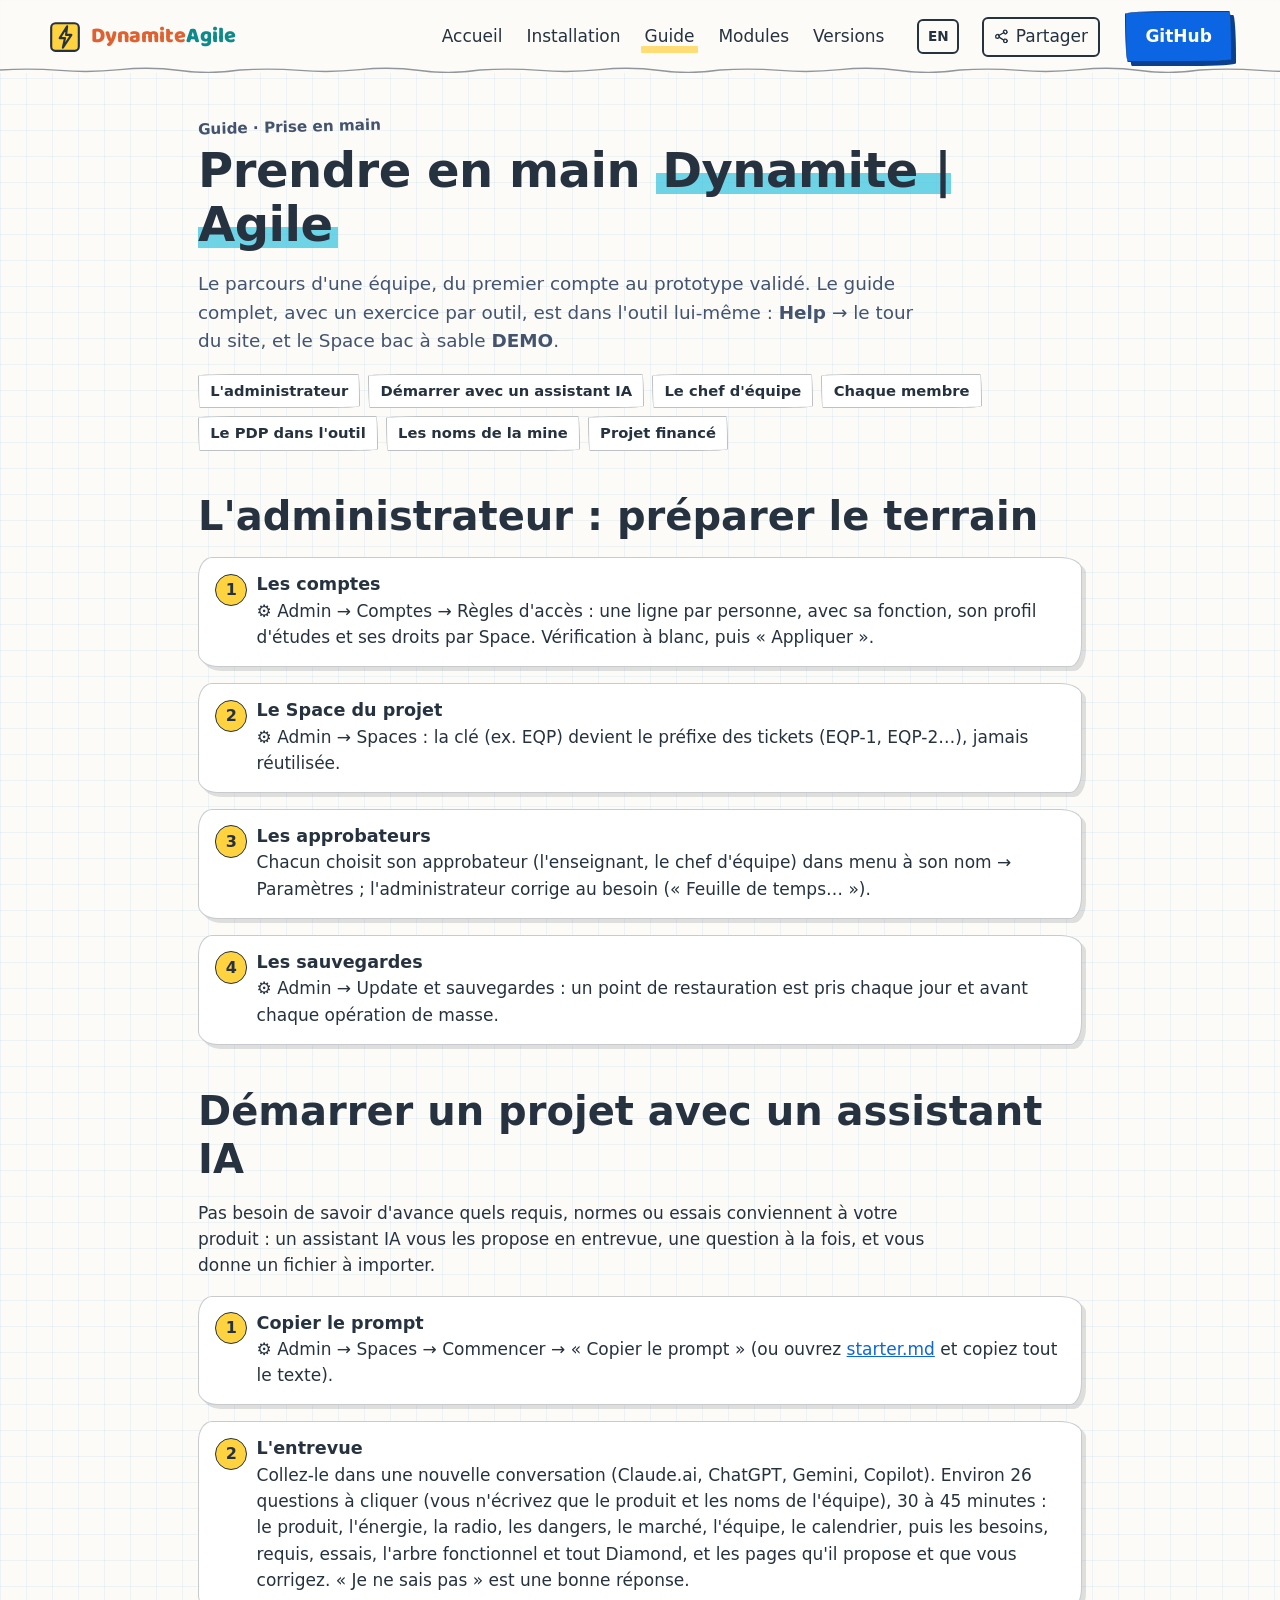
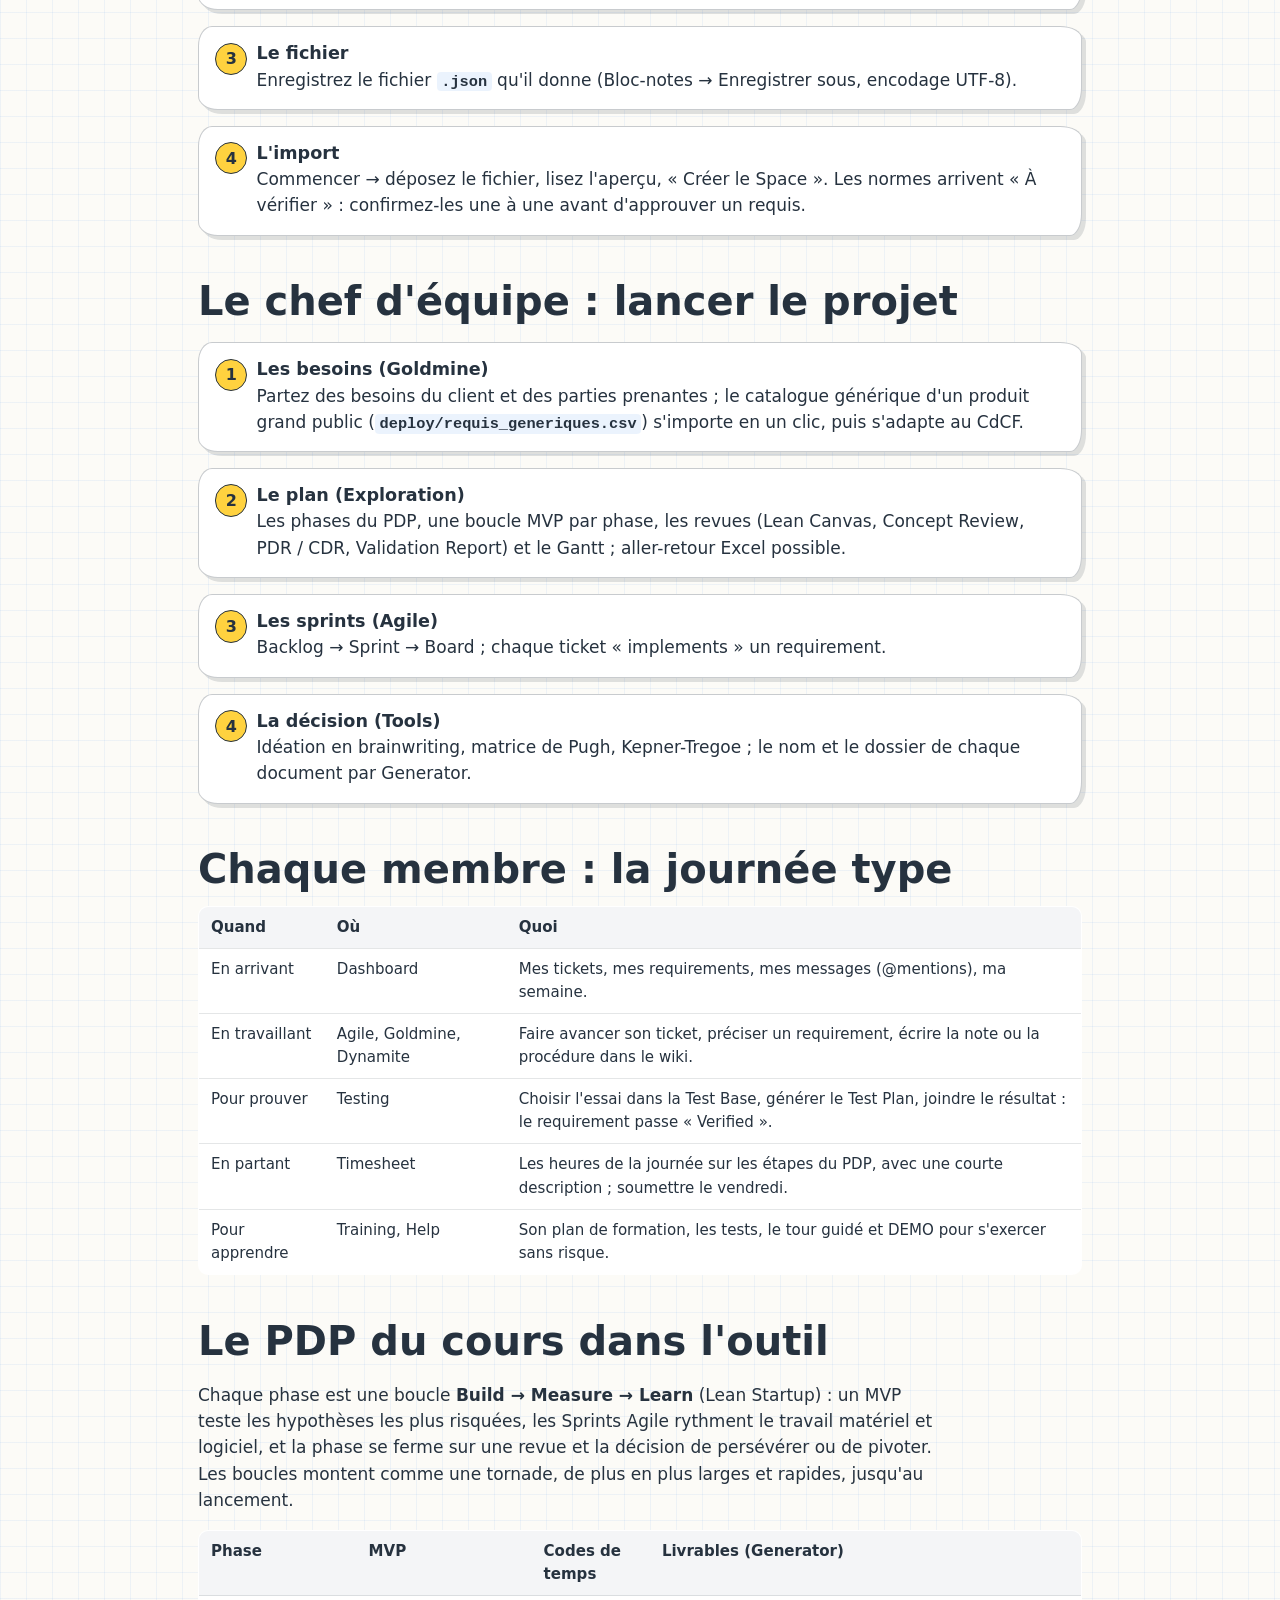
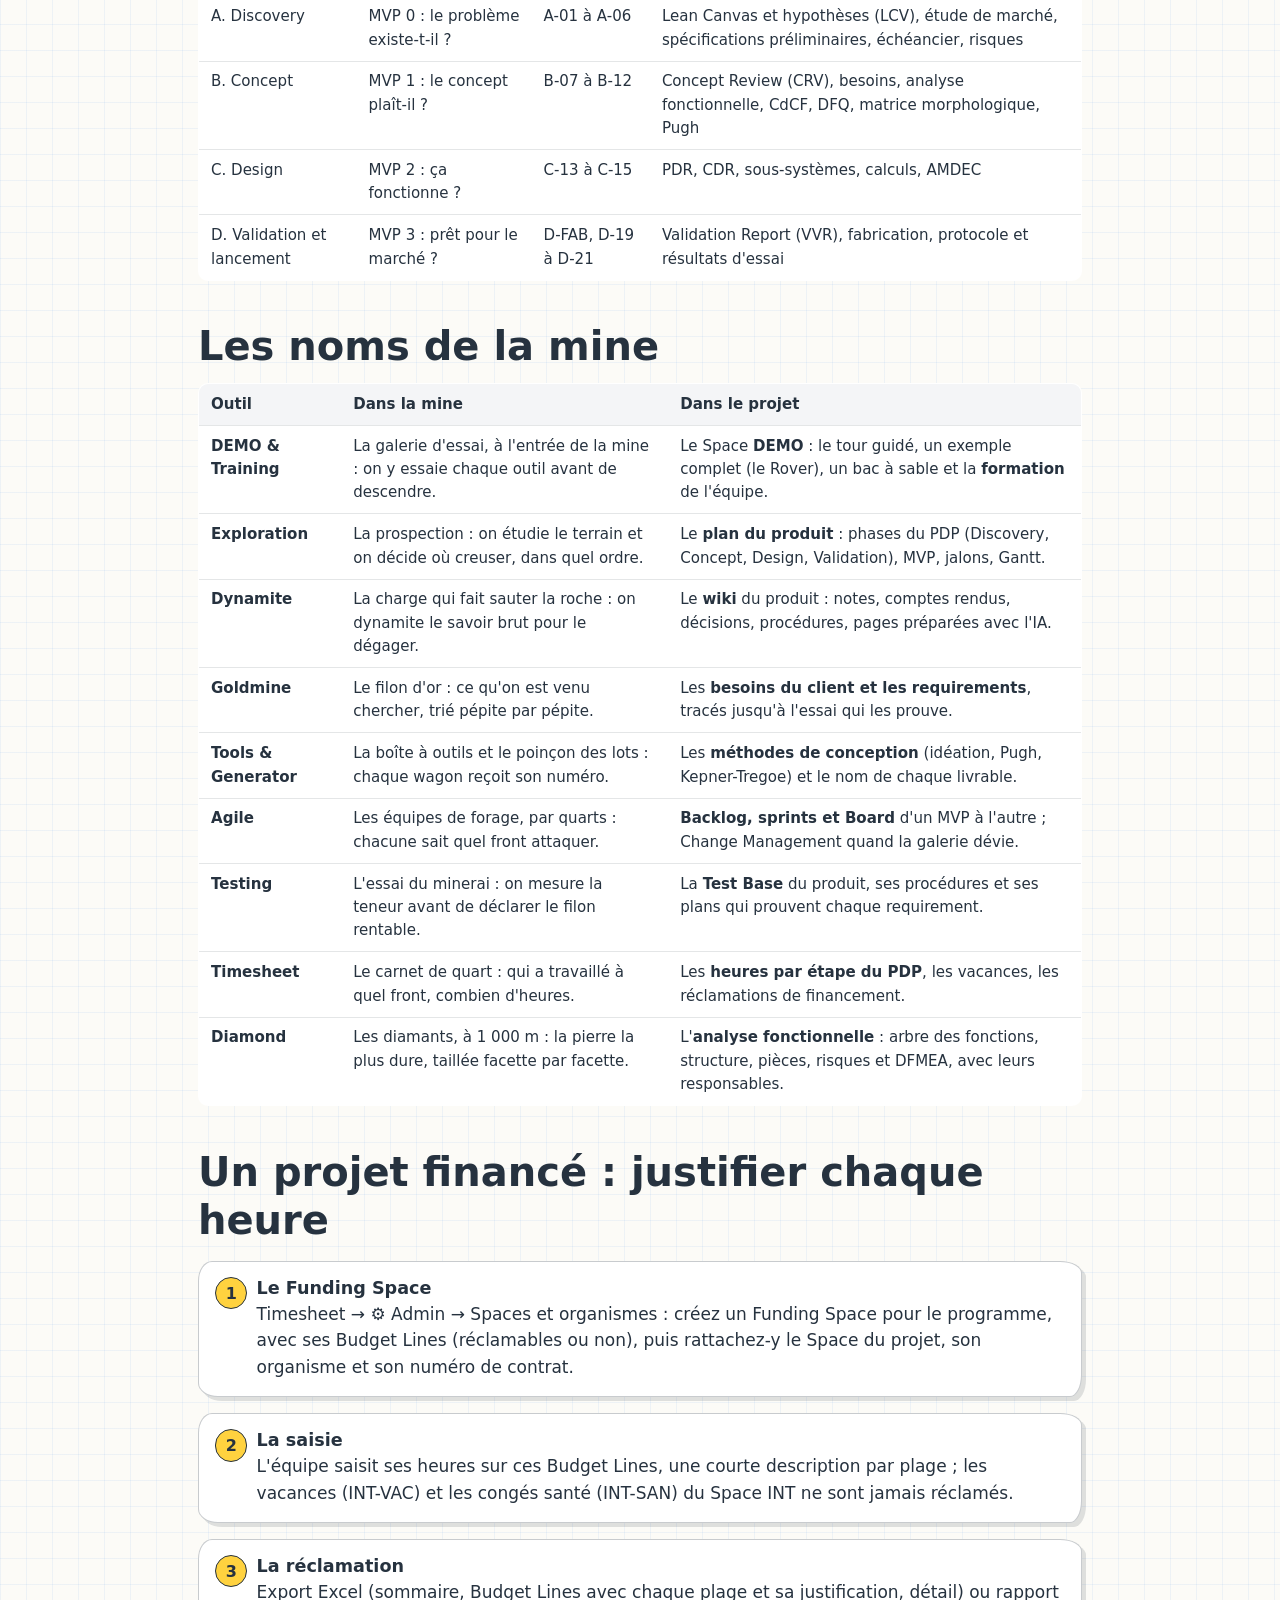
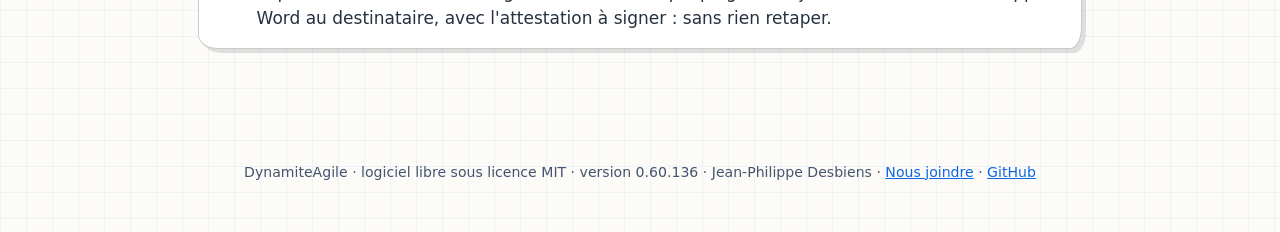
<file: site/guide.html>
<!DOCTYPE html>
<html lang="fr">
<head>
<meta charset="utf-8">
<meta name="viewport" content="width=device-width, initial-scale=1">
<title>Guide de prise en main — Dynamite | Agile</title>
<meta name="description" content="Prendre en main Dynamite | Agile : l'administrateur, le chef d'équipe et chaque membre, outil par outil.">
<link rel="icon" href="data:image/svg+xml,%3Csvg xmlns='http://www.w3.org/2000/svg' viewBox='0 0 32 32'%3E%3Crect x='3' y='3' width='26' height='26' rx='3' fill='%23ffd23f' stroke='%2326323f' stroke-width='2'/%3E%3Cpath d='M18 6 L11 17 H16 L14 26 L22 14 H17 Z' fill='none' stroke='%2326323f' stroke-width='2' stroke-linejoin='round'/%3E%3C/svg%3E">
<link rel="alternate" hreflang="fr" href="https://dynamiteagile.ca/guide.html">
<link rel="alternate" hreflang="en" href="https://dynamiteagile.ca/en/guide.html">
<style>
@font-face { font-family: "DA Logo"; src: url("[data-uri]") format("woff2"); font-weight: 800; font-display: swap; }
.logo-word { font: 800 1.35rem/1 "DA Logo", var(--font, system-ui); letter-spacing: -.005em; }
.lw-d { color: #e0602f; }
.lw-a { color: #0e8a8a; }
:root {
  --paper: #fcfbf7; --grid: rgba(12, 102, 228, .06); --ink: #26323f; --ink-2: #44546f; --blue: #0c66e4;
  --y: #ffd23f; --o: #ff8a3d; --c: #3ec6e0; --g: #5fd08a; --p: #ff6f91; --v: #9b7bff; --b: #4d8dff; --t: #2ec4b6; --r: #ff5a4f;
  --hand: "Segoe Print", "Ink Free", "Bradley Hand", "Chalkboard SE", "Comic Sans MS", "Segoe UI", system-ui, sans-serif;
  --sans: "Segoe UI Variable Text", "Segoe UI", system-ui, -apple-system, "Helvetica Neue", Arial, sans-serif;
  --r-hand: 255px 15px 225px 15px / 15px 225px 15px 255px; --r-card: 14px 22px 12px 20px / 20px 12px 22px 14px;
  --shadow: 4px 4px 0 rgba(38, 50, 63, .14); --pop: cubic-bezier(.34, 1.56, .64, 1);
}
* { box-sizing: border-box; }
html { scroll-behavior: smooth; }
body { margin: 0; font: 17px/1.55 var(--sans); color: var(--ink); background: var(--paper);
  background-image: linear-gradient(var(--grid) 1px, transparent 1px), linear-gradient(90deg, var(--grid) 1px, transparent 1px);
  background-size: 26px 26px; overflow-x: hidden; }
a { color: var(--blue); }
.hand { font-family: var(--hand); }
.hl { background: linear-gradient(transparent 55%, color-mix(in srgb, var(--hlc, var(--y)) 75%, transparent) 55% 92%, transparent 92%);
  padding: 0 .12em; }
.ico { width: 1.4em; height: 1.4em; vertical-align: -.3em; flex: none; }
#energy { position: fixed; inset: 0; z-index: 0; pointer-events: none; }
main, header, footer { position: relative; z-index: 1; }

/* ---------- top ---------- */
.top { position: sticky; top: 0; z-index: 20; display: flex; align-items: center; gap: 1.2rem; padding: .7rem clamp(1rem, 4vw, 3rem);
  background: rgba(252, 251, 247, .88); backdrop-filter: blur(6px); }
.top::after { content: ""; position: absolute; left: 0; right: 0; bottom: 0; height: 6px;
  background: url("data:image/svg+xml,%3Csvg xmlns='http://www.w3.org/2000/svg' width='240' height='6'%3E%3Cpath d='M0 3 Q30 1 60 3.4 T120 2.6 T180 3.5 T240 3' fill='none' stroke='%2326323f' stroke-opacity='.5' stroke-width='1.4' stroke-linecap='round'/%3E%3C/svg%3E") repeat-x; }
.logo { display: flex; align-items: center; gap: .55rem; font: 700 1.15rem var(--hand); text-decoration: none; color: var(--ink); }
.logo-mark { width: 34px; height: 34px; }
.top nav { display: flex; gap: .2rem; margin-left: auto; flex-wrap: wrap; }
.top nav a { position: relative; padding: .35rem .65rem; color: var(--ink); text-decoration: none; font-weight: 500; z-index: 0; }
.top nav a::after { content: ""; position: absolute; left: .4rem; right: .4rem; bottom: .15rem; height: .45rem; z-index: -1;
  background: var(--y); opacity: .7; border-radius: var(--r-hand); transform: scaleX(0); transform-origin: left; transition: transform .25s ease; }
.top nav a:hover::after, .top nav a.on::after { transform: scaleX(1); }
.btn { display: inline-flex; align-items: center; gap: .5rem; padding: .7rem 1.2rem; border: 1.8px solid var(--ink);
  border-radius: var(--r-hand); background: #fff; color: var(--ink); font-weight: 650; text-decoration: none; cursor: pointer;
  box-shadow: var(--shadow); transition: transform .2s var(--pop), box-shadow .2s ease; }
.btn:hover { transform: translate(-2px, -3px) rotate(-.6deg); box-shadow: 7px 7px 0 rgba(38, 50, 63, .16); }
.btn-primary { background: var(--blue); color: #fff; border-color: #0b3f8f; box-shadow: 4px 4px 0 #0b3f8f; }
.btn-primary:hover { box-shadow: 7px 7px 0 #0b3f8f; }

/* ---------- hero ---------- */
.hero { display: grid; grid-template-columns: minmax(0, 1fr) minmax(0, 1.1fr); gap: 2rem; align-items: center;
  max-width: 1240px; margin: 0 auto; padding: clamp(2rem, 6vw, 5rem) clamp(1rem, 4vw, 3rem) 3rem; min-height: 86vh; }
.kicker { font: 600 .95rem var(--hand); color: var(--ink-2); transform: rotate(-1.5deg); display: inline-block; }
h1 { font: 700 clamp(2.1rem, 4.6vw, 3.6rem)/1.12 var(--hand); margin: .3rem 0 1rem; letter-spacing: -.01em; }
.lead { font-size: 1.15rem; color: var(--ink-2); max-width: 36rem; }
.cta { display: flex; gap: .9rem; flex-wrap: wrap; margin-top: 1.6rem; }
.hero-art svg { width: 100%; height: auto; overflow: visible; }
.hero-art .draw path[fill="none"] { stroke-dasharray: 1400; stroke-dashoffset: 1400; animation: draw 2.6s ease-out forwards; }
.hero-art .draw path[fill]:not([fill="none"]) { opacity: 0; animation: fade .8s ease-out forwards; animation-delay: 1.6s; }
@keyframes draw { to { stroke-dashoffset: 0; } }
@keyframes fade { to { opacity: 1; } }
.scroll-hint { display: block; margin: 1.8rem 0 0; font: 600 .9rem var(--hand); color: var(--ink-2); animation: bob 1.8s ease-in-out infinite; }
@keyframes bob { 50% { transform: translateY(6px); } }

/* ---------- sections ---------- */
section { max-width: 1240px; margin: 0 auto; padding: 4.5rem clamp(1rem, 4vw, 3rem); }
h2 { font: 700 clamp(1.7rem, 3.2vw, 2.5rem)/1.2 var(--hand); margin: 0 0 .6rem; }
.sub { color: var(--ink-2); max-width: 44rem; margin: 0 0 2rem; }
.reveal { opacity: 0; transform: translateY(26px) rotate(-.4deg); transition: opacity .7s ease, transform .7s var(--pop); }
.reveal.in { opacity: 1; transform: none; }

/* before / after */
.pains { display: grid; grid-template-columns: repeat(auto-fit, minmax(220px, 1fr)); gap: 1.2rem; }
.pain { position: relative; padding: 1.2rem 1.2rem 1.1rem; background: #fff; border: 1.6px solid rgba(38, 50, 63, .3);
  border-radius: var(--r-card); box-shadow: var(--shadow); }
.pain .was { font: 600 1rem var(--hand); color: #8a95a3; position: relative; display: inline-block; }
.pain .was::after { content: ""; position: absolute; left: -4px; right: -4px; top: 55%; height: 3px; background: var(--r);
  border-radius: 3px; transform: scaleX(0) rotate(-3deg); transform-origin: left; transition: transform .6s ease .3s; }
.pain.in .was::after { transform: scaleX(1) rotate(-3deg); }
.pain .now { margin: .6rem 0 0; font-weight: 650; }
.pain .now span { --hlc: var(--g); }

/* ---------- journey: sticky screen + steps; a cursor plays each tool's gesture (journey.js) ---------- */
.journey { display: grid; grid-template-columns: minmax(0, .9fr) minmax(0, 1.1fr); gap: 2.5rem; align-items: start; }
.steps { display: flex; flex-direction: column; gap: 38vh; padding: 10vh 0 30vh; }
.step { padding: 1.2rem 1.3rem; background: rgba(255, 255, 255, .86); border: 1.6px solid rgba(38, 50, 63, .25); border-radius: var(--r-card);
  box-shadow: var(--shadow); opacity: .35; transform: scale(.97); transition: opacity .4s ease, transform .4s var(--pop), border-color .3s; }
.step.on { opacity: 1; transform: none; border-color: var(--ink); }
.step .time { font: 700 .95rem var(--hand); color: var(--ink-2); }
.step h3 { display: flex; align-items: center; gap: .5rem; margin: .2rem 0 .4rem; font-size: 1.3rem; }
.step p { margin: 0; color: var(--ink-2); }
.step .gain { display: inline-block; margin-top: .6rem; font: 600 .9rem var(--hand); --hlc: var(--g); }
.stage { position: sticky; top: 14vh; }
.screen { position: relative; height: 470px; background: #fff; border: 2px solid var(--ink); border-radius: var(--r-card);
  box-shadow: 8px 8px 0 rgba(38, 50, 63, .16); overflow: hidden; pointer-events: none; user-select: none; }
.screen::before { content: ""; position: absolute; top: -12px; left: 40px; width: 96px; height: 22px; background: color-mix(in srgb, var(--y) 70%, transparent);
  transform: rotate(-4deg); z-index: 3; }
.bar { display: flex; align-items: center; gap: .45rem; height: 40px; padding: 0 .8rem; border-bottom: 1.4px solid rgba(38, 50, 63, .25);
  font: 600 .8rem var(--sans); }
.bar .tab { display: inline-flex; align-items: center; gap: .25rem; padding: .15rem .35rem; border-radius: var(--r-hand); color: var(--ink-2);
  transition: background-color .15s ease, color .15s ease; }
.bar .tab.on { color: var(--ink); background: color-mix(in srgb, var(--acc, var(--b)) 45%, transparent); }
.bar .ico { width: 16px; height: 16px; }
/* a page swap inside one window: only the body crossfades, with a small rise */
.scene { position: absolute; inset: 40px 0 0; padding: 1rem 1.1rem; opacity: 0; transform: translateY(8px); transition: opacity .2s ease, transform .2s ease;
  font-size: .9rem; }
.scene.on { opacity: 1; transform: none; }
.scene.snap, .scene.snap * { transition: none !important; animation: none !important; }  /* a state set while hidden */
.mini-h { font: 700 1.05rem var(--hand); margin: 0 0 .7rem; display: inline-block; background: linear-gradient(transparent 58%, color-mix(in srgb, var(--acc, var(--b)) 55%, transparent) 58% 90%, transparent 90%); }
.rows { display: grid; gap: .45rem; }
.row { display: grid; grid-template-columns: 70px 1fr auto; gap: .6rem; align-items: center; padding: .45rem .55rem; border: 1.2px solid rgba(38, 50, 63, .18);
  border-radius: 8px; background: #fff; }
.row.two { grid-template-columns: 1fr auto; }
.row code { font: 600 .78rem "Cascadia Mono", Consolas, monospace; color: var(--blue); }
/* fixed heights: a ✓ drawn from a fallback font must not make a line taller when a label changes */
.chip { display: inline-flex; align-items: center; height: 1.3rem; padding: 0 .45rem; border-radius: var(--r-hand); font: 700 .72rem/1 var(--sans);
  background: #eef1f5; white-space: nowrap; transition: background-color .2s ease, color .2s ease; }
.chip.y { background: #fff1bf; color: #8a5a00; } .chip.g { background: #dcf7e6; color: #1a6e3e; } .chip.b { background: #e3eeff; color: #0a58ad; }
/* the small buttons of the mock-up: the page's .btn at the size of an application */
.screen .btn { height: 1.85rem; padding: 0 .6rem; font-size: .76rem; line-height: 1; border-width: 1.4px; box-shadow: 2px 2px 0 rgba(38, 50, 63, .16); gap: .3rem; white-space: nowrap;
  transition: transform .08s ease-out, box-shadow .08s ease-out, background-color .2s ease, color .2s ease, border-color .2s ease; }
.screen .btn-primary { box-shadow: 2px 2px 0 #0b3f8f; }
.screen .btn[data-pressed] { transform: translate(1px, 1px); box-shadow: 1px 1px 0 rgba(38, 50, 63, .16); }
.screen .btn.is-done { background: #dcf7e6; color: #1a6e3e; border-color: #1a6e3e; box-shadow: 2px 2px 0 rgba(26, 110, 62, .25); }
/* a label that changes on itself: the old words leave upward, the new arrive from below, the box eases to its width */
.roll { display: inline-grid; overflow: hidden; vertical-align: bottom; transition: width .32s cubic-bezier(.45, 0, .1, 1); }
.roll > span { grid-area: 1 / 1; justify-self: start; white-space: nowrap; }
.roll .ro-out { animation: ro-out .32s cubic-bezier(.45, 0, .1, 1) forwards; }
.roll .ro-in { animation: ro-in .32s cubic-bezier(.45, 0, .1, 1) both; }
@keyframes ro-out { to { transform: translateY(-110%); opacity: 0; } }
@keyframes ro-in { from { transform: translateY(110%); opacity: 0; } }

/* the cursor (glyphs and hotspots of the stageshow kit: arrow, I-beam, east-west resize) */
.jc { position: absolute; left: 0; top: 0; z-index: 5; opacity: 0; transition: opacity .25s ease; will-change: transform; }
.jc.live { opacity: 1; }
.jc.live.idle { opacity: 0; transition-duration: .6s; }
.jc-press { display: grid; transform-origin: 0 0; transition: transform .26s cubic-bezier(.22, 1, .36, 1); }
.jc[data-pressed] .jc-press { transform: scale(.9); transition: transform .08s ease-out; }
.jc-g { grid-area: 1 / 1; display: block; opacity: 0; transform: scale(.6); transform-origin: 0 0; transition: transform .2s ease, opacity .2s ease; }
.jc[data-kind="arrow"] .jc-arrow, .jc[data-kind="ibeam"] .jc-ibeam, .jc[data-kind="ew"] .jc-ew { opacity: 1; transform: none; }
.jc-arrow { margin: -3px 0 0 -4px; transform-origin: 4px 3px; filter: drop-shadow(0 1px 1.5px rgba(0, 0, 0, .22)); }
.jc-arrow path { fill: var(--ink); stroke: var(--ink); stroke-width: 2.4; stroke-linejoin: round; }
.jc-ibeam { margin: -8px 0 0 -5px; transform-origin: 5px 8px; overflow: visible; }
.jc-ew { margin: -10.5px 0 0 -10.5px; transform-origin: 10.5px 10.5px; overflow: visible; }
.jc .edge { stroke: #fff; fill: #fff; } .jc .line { stroke: var(--ink); fill: var(--ink); }

/* Dashboard: the @mention arrives whole from just above, then is acknowledged */
.kpis { display: grid; grid-template-columns: repeat(4, 1fr); gap: .6rem; }
.kpi { padding: .6rem; border: 1.4px solid rgba(38, 50, 63, .25); border-radius: var(--r-card); box-shadow: 2px 2px 0 rgba(38, 50, 63, .12); }
.kpi b { display: block; font-size: 1.5rem; }
.kpi small { color: var(--ink-2); }
.msg { display: flex; align-items: center; gap: .6rem; margin-top: .8rem; padding: .55rem .7rem; border-left: 4px solid var(--r);
  background: #fff5f4; border-radius: 6px; opacity: 0; transform: translateY(-8px);
  transition: opacity .5s cubic-bezier(.25, .8, .25, 1), transform .5s cubic-bezier(.25, .8, .25, 1), background-color .25s ease, border-color .25s ease; }
.msg.in { opacity: 1; transform: none; }
.msg.ok { border-left-color: var(--g); background: #f2fbf5; }
.msg .msg-t { flex: 1; min-width: 0; }
.dot { display: inline-grid; place-items: center; flex: none; width: 20px; height: 20px; border-radius: 50%; background: var(--r); color: #fff;
  font-size: .75rem; font-weight: 700; transition: background-color .2s ease; }
.msg.ok .dot { background: #1a6e3e; }

/* Goldmine: the Need Status menu, then the trace drawn from the need to the requirement */
.pop { position: absolute; z-index: 4; display: grid; min-width: 170px; padding: .25rem; background: #fff; border: 1.4px solid var(--ink);
  border-radius: 10px; box-shadow: 3px 3px 0 rgba(38, 50, 63, .16); font: 600 .78rem var(--sans);
  opacity: 0; transform: translateY(-4px); transition: opacity .16s ease, transform .16s ease; }
.pop.open { opacity: 1; transform: none; }
.pop > span { padding: .3rem .55rem; border-radius: 7px; transition: background-color .15s ease; }
.pop > span[data-hover] { background: color-mix(in srgb, var(--acc, var(--y)) 40%, transparent); }
.trace { position: relative; height: 130px; margin-top: .9rem; }
.trace svg { width: 100%; height: 100px; }
.trace .base { stroke: #c9ced6; stroke-dasharray: 8 10; }
.trace .lit { stroke: var(--y); stroke-dasharray: 600; stroke-dashoffset: 600; transition: stroke-dashoffset 1.1s cubic-bezier(.45, 0, .1, 1); }
.trace.on .lit { stroke-dashoffset: 0; }
.trace circle { fill: #fff; stroke: var(--ink); stroke-width: 2; transition: fill .25s ease; }
.trace.on circle { fill: var(--y); }
.trace.on circle:nth-of-type(2) { transition-delay: .5s; } .trace.on circle:nth-of-type(3) { transition-delay: 1s; }
.trace-l { position: relative; height: 22px; font: 600 .82rem var(--hand); }
.trace-l span { position: absolute; transform: translateX(-50%); white-space: nowrap; }
.trace-l span:nth-child(1) { left: 8.7%; } .trace-l span:nth-child(2) { left: 50%; } .trace-l span:nth-child(3) { left: 91.3%; transform: translateX(-80%); }

/* Diamond: the function tree grows branch by branch; a click on F3 brings its DFMEA line and key test */
.ftree { display: grid; grid-template-columns: 36% 1fr; align-items: center; gap: 1.4rem; position: relative; }
.fkids { display: flex; flex-direction: column; gap: .4rem; border-left: 2px solid transparent; padding-left: .9rem; transition: border-color .3s ease; }
.ftree.grown .fkids { border-left-color: var(--ink); }
.fnode { border: 2px solid var(--ink); border-radius: var(--r-hand); padding: .3rem .5rem; background: #fff; font-size: .82rem; line-height: 1.2; }
.fnode code { margin-right: .35rem; font-weight: 700; }
.fnode.f0 { position: relative; background: color-mix(in srgb, var(--y) 55%, #fff); }
.fnode.f0::after { content: ""; position: absolute; right: calc(-1.4rem - 2px); top: 50%; width: 1.4rem; border-top: 2px solid var(--ink); }
.fkids .fnode { position: relative; background: color-mix(in srgb, var(--c) 22%, #fff); opacity: 0; transform: translateX(-12px);
  transition: opacity .4s ease, transform .4s ease, background-color .15s ease, box-shadow .15s ease;
  transition-delay: calc(var(--k, 0) * .3s), calc(var(--k, 0) * .3s), 0s, 0s; }
.fkids .fnode::before { content: ""; position: absolute; left: calc(-.9rem - 2px); top: 50%; width: .9rem; border-top: 2px solid var(--ink); }
.fkids .fnode.crit { border-width: 3px; }
.ftree.grown .fkids .fnode { opacity: 1; transform: none; }
.ftree .fnode.sel { background: color-mix(in srgb, var(--c) 60%, #fff); box-shadow: 2px 2px 0 var(--ink); }
.dfm { opacity: 0; transform: translateY(-6px); transition: opacity .45s cubic-bezier(.25, .8, .25, 1), transform .45s cubic-bezier(.25, .8, .25, 1); }
.dfm.in { opacity: 1; transform: none; }
.row.dfm { grid-template-columns: auto 1fr auto; }

/* Exploration: a month ruler, the phases, and the launch date that follows a longer Concept */
.gantt { display: grid; gap: 1rem; margin-top: .3rem; }
.g-row { display: grid; grid-template-columns: 96px 1fr; align-items: center; gap: .6rem; font-size: .84rem; }
.g-track { position: relative; height: 24px;
  background: repeating-linear-gradient(90deg, rgba(38, 50, 63, .1) 0 1px, transparent 1px 16.666%); }
.g-ruler .g-track { height: 1rem; background: none; font-size: .72rem; color: var(--ink-2); }
.g-ruler .g-track span { position: absolute; top: 0; }
.g-bar { position: absolute; top: 3px; height: 18px; border-radius: var(--r-hand); background: var(--v); opacity: .85; width: 0;
  transition: width .8s ease, left .45s cubic-bezier(.45, 0, .1, 1); }
.g-bar.pink { background: var(--p); }
.g-bar.drag { transition: none; }
.g-ms { position: absolute; top: 5px; width: 14px; height: 14px; margin-left: -7px; background: var(--o); border: 1.6px solid var(--ink);
  transform: rotate(45deg); transition: left .45s cubic-bezier(.45, 0, .1, 1); }
.row.g-sum { margin-top: 1.4rem; grid-template-columns: 1fr auto; }
.g-sum b { font-variant-numeric: tabular-nums; }

/* Agile: one card carried by the hand from To Do to In Progress */
.board { display: grid; grid-template-columns: repeat(3, 1fr); gap: .6rem; height: 330px; }
.col { background: #f4f5f7; border-radius: 10px; padding: .5rem; position: relative; }
.col h4 { margin: 0 0 .4rem; font-size: .75rem; text-transform: uppercase; color: var(--ink-2); }
.card { position: absolute; padding: .45rem .55rem; background: #fff; border: 1.4px solid rgba(38, 50, 63, .25); border-radius: var(--r-card);
  box-shadow: 2px 2px 0 rgba(38, 50, 63, .12); font-size: .78rem; will-change: transform; transform-origin: 50% 50%;
  transition: transform .35s cubic-bezier(.45, 0, .1, 1), box-shadow .2s ease; }
.card.held { transition: box-shadow .2s ease; box-shadow: 6px 8px 0 rgba(38, 50, 63, .16); z-index: 3; }

/* Dynamite: the objective typed in the page, then the Word export */
.wiki { font-size: .86rem; }
.wiki .typed { min-height: 2.6em; }
.wiki .typed.caret::after { content: ""; display: inline-block; width: 2px; height: 1.05em; margin-left: 1px; vertical-align: -.18em; background: var(--ink); }
.wiki .ph { height: 7px; margin: .55rem 0 0; border-radius: 4px; background: #e9ecf0; }
.wiki .block { margin-top: .7rem; padding: .5rem .6rem; border: 1.4px dashed var(--o); border-radius: 8px; background: #fff7ef; }
.wiki .block.exp { display: flex; align-items: center; gap: .7rem; border-color: var(--b); background: #f2f7ff; color: var(--ink-2); }

/* Testing: the waveform, the attached PDF, then Verified */
.scope { display: grid; grid-template-columns: 1.3fr 1fr; gap: .8rem; }
.scope svg { width: 100%; height: 150px; background: #0f1d1a; border-radius: 10px; }
.scope .wave { stroke-dasharray: 600; stroke-dashoffset: 600; }
.scope.run .wave { animation: draw 2.4s linear forwards; }
.scope .btn { justify-self: start; margin-top: .3rem; }

/* Timesheet: four days, Thursday copied to Friday, the week submitted */
.hours { display: grid; grid-template-columns: repeat(5, 1fr); gap: .45rem; height: 150px; margin-top: .4rem; }
.hcol { position: relative; display: flex; align-items: flex-end; }
.hcol i { display: block; width: 100%; height: 0; background: var(--t); border-radius: 6px 6px 3px 3px; opacity: .85; transition: height .8s var(--pop); }
.hcol.fri::before { content: ""; position: absolute; left: 0; right: 0; bottom: 0; height: 88%; border: 1.6px dashed rgba(38, 50, 63, .35);
  border-radius: 6px 6px 3px 3px; transition: opacity .3s ease; }
.hcol.fri.filled::before { opacity: 0; }
.days { display: grid; grid-template-columns: repeat(5, 1fr); gap: .45rem; margin-top: .25rem; text-align: center; font-size: .75rem; color: var(--ink-2); }
.acts { display: flex; gap: .6rem; flex-wrap: wrap; margin: .8rem 0; }

/* Training: the test submitted, the topic Completed */
.tl { display: flex; align-items: center; justify-content: space-between; gap: .6rem; }
.progress { height: 14px; border: 1.4px solid var(--ink); border-radius: var(--r-hand); overflow: hidden; margin: .6rem 0 .9rem; }
.progress i { display: block; height: 100%; width: 0; background: var(--p); transition: width 1s ease; }
.progress.full i { background: var(--g); }

/* narrow screens: the screen comes first and plays the day on its own (journey.js) */
@media (max-width: 900px) {
  .stage { order: -1; margin-bottom: .6rem; }
}
@media (max-width: 560px) {
  .bar { gap: .2rem; padding: 0 .5rem; }
  .bar .tl { display: none; }
  .scene { padding: .9rem .8rem; }
  .row { grid-template-columns: 64px 1fr auto; gap: .5rem; padding: .4rem .45rem; }
  .row.g-sum { grid-template-columns: 1fr auto; }
  .row code { white-space: nowrap; }
  .kpis { gap: .4rem; }
  .kpi { padding: .35rem .5rem; }
  .kpi b { font-size: 1.15rem; }
  .msg { flex-wrap: wrap; row-gap: .45rem; }
  .msg .msg-t { flex-basis: calc(100% - 20px - .6rem); }
  .msg .btn { margin-left: calc(20px + .6rem); }
  .msg + .rows .row + .row { display: none; }  /* one ticket under the message, room left for the hand to rest */
  .ftree { grid-template-columns: 1fr; gap: .5rem; }
  .fnode.f0::after { display: none; }
  .g-row { grid-template-columns: 72px 1fr; }
  .scope { grid-template-columns: 1fr; }
  .scope svg { height: 96px; }
  .board { height: 330px; gap: .4rem; }
  .card { font-size: .72rem; padding: .4rem .45rem; }
  .hours { height: 120px; }
}
@media (prefers-reduced-motion: reduce) {
  .scope .wave { stroke-dashoffset: 0; }
}

/* ---------- chain ---------- */
.chain svg { width: 100%; height: auto; }
.chain .node rect { fill: #fff; stroke: var(--ink); stroke-width: 2; }
.chain .node text { font: 700 17px var(--hand); fill: var(--ink); }
.chain .node .sm { font: 500 12px var(--sans); fill: var(--ink-2); }
.chain .link { fill: none; stroke: var(--ink); stroke-width: 2.2; stroke-linecap: round; stroke-dasharray: 600; stroke-dashoffset: 600; transition: stroke-dashoffset 1.4s ease; }
.chain.in .link { stroke-dashoffset: 0; }
.chain .spark { fill: var(--y); stroke: var(--ink); stroke-width: 1.2; }

/* ---------- tools grid ---------- */
.tools { display: grid; grid-template-columns: repeat(auto-fill, minmax(215px, 1fr)); gap: 1.1rem; }
.tool { position: relative; padding: 1.1rem 1.1rem 1rem; background: #fff; border: 1.6px solid rgba(38, 50, 63, .28); border-radius: var(--r-card);
  box-shadow: var(--shadow); transition: transform .3s var(--pop), box-shadow .3s ease; transform-style: preserve-3d; }
.tool:hover { box-shadow: 9px 10px 0 rgba(38, 50, 63, .15); }
.tool .ico { width: 44px; height: 44px; padding: 6px; border-radius: 46% 54% 50% 50% / 52% 46% 54% 48%;
  background: color-mix(in srgb, var(--a) 45%, transparent); transition: transform .4s var(--pop); }
.tool:hover .ico { transform: rotate(-10deg) scale(1.1); }
.tool h3 { margin: .6rem 0 .25rem; font: 700 1.15rem var(--hand); }
.tool p { margin: 0; color: var(--ink-2); font-size: .93rem; }

/* ---------- numbers & trust ---------- */
.nums { display: grid; grid-template-columns: repeat(auto-fit, minmax(170px, 1fr)); gap: 1rem; }
.num { text-align: center; padding: 1.1rem; background: #fff; border: 1.6px solid rgba(38, 50, 63, .25); border-radius: var(--r-card); box-shadow: var(--shadow); }
.num b { display: block; font: 700 2.4rem var(--hand); }
.num span { color: var(--ink-2); }
.trust { display: grid; grid-template-columns: repeat(auto-fit, minmax(240px, 1fr)); gap: 1rem; }
.trust li { list-style: none; padding: .8rem 1rem; background: rgba(255, 255, 255, .8); border-left: 5px solid var(--g); border-radius: 8px; }
.final { text-align: center; }
.final .cta { justify-content: center; }
footer { text-align: center; padding: 2rem 1rem 3rem; color: var(--ink-2); font-size: .88rem; }

@media (max-width: 900px) {
  .hero, .journey { grid-template-columns: minmax(0, 1fr); }
  .stage { position: relative; top: 0; }
  .steps { gap: 1.2rem; padding: 1rem 0; }
  .step { opacity: 1; transform: none; }
  .kpis { grid-template-columns: repeat(2, 1fr); }
  .screen { overflow: hidden; } .bar { overflow: hidden; } #journee { overflow-x: clip; }
}
@media (prefers-reduced-motion: reduce) {
  *, *::before, *::after { animation: none !important; transition: none !important; }
  .reveal { opacity: 1; transform: none; }
  .hero-art .draw path { stroke-dashoffset: 0 !important; opacity: 1 !important; }
  #energy { display: none; }
}
/* Website of Dynamite | Agile (D-O-015): added on top of the CSS of the vitrine (same tokens, same hand-drawn look). */
main { overflow-x: clip; }
.top .gh { margin-left: .4rem; }
.top nav a.on::after { transform: scaleX(1); }
.page { max-width: 980px; margin: 0 auto; padding: 2.5rem clamp(1rem, 4vw, 3rem) 4rem; }
.page h1 { font-size: clamp(2rem, 4vw, 3rem); }
.page h2 { margin-top: 2.6rem; }
.page h3 { font: 700 1.2rem var(--hand); margin: 1.6rem 0 .4rem; }
.page p, .page li { max-width: 46rem; }
.note { padding: .8rem 1rem; margin: 1rem 0; background: rgba(255, 255, 255, .85); border-left: 5px solid var(--y); border-radius: 8px; }
.note.warn { border-left-color: var(--o); }
.note.ok { border-left-color: var(--g); }
.toc { display: flex; flex-wrap: wrap; gap: .5rem; margin: 1rem 0 2rem; padding: 0; list-style: none; }
.toc a { display: inline-block; padding: .3rem .7rem; border: 1.4px solid rgba(38, 50, 63, .3); border-radius: var(--r-hand);
  background: #fff; text-decoration: none; color: var(--ink); font-weight: 600; font-size: .92rem; }
.toc a:hover { background: color-mix(in srgb, var(--y) 45%, #fff); }
.stepper { counter-reset: st; list-style: none; padding: 0; }
.stepper > li { counter-increment: st; position: relative; padding: 1rem 1.1rem 1rem 3.6rem; margin: 0 0 1rem; background: #fff;
  border: 1.6px solid rgba(38, 50, 63, .25); border-radius: var(--r-card); box-shadow: var(--shadow); max-width: none; }
.stepper > li::before { content: counter(st); position: absolute; left: 1rem; top: .95rem; display: grid; place-items: center;
  width: 1.9rem; height: 1.9rem; border-radius: 50%; background: var(--y); border: 1.6px solid var(--ink); font: 700 1rem var(--hand); }
.stepper > li > b:first-child { display: block; font: 700 1.1rem var(--hand); margin-bottom: .2rem; }
pre.cmd { position: relative; margin: .7rem 0; padding: .9rem 1rem; background: #14202b; color: #e8f1f8; border-radius: 10px;
  font: 500 .88rem/1.55 "Cascadia Mono", Consolas, "SFMono-Regular", Menlo, monospace; overflow-x: auto; border: 2px solid var(--ink); }
pre.cmd .c { color: #7f95a8; }
pre.cmd .p { color: var(--g); user-select: none; }
.copy { position: absolute; top: .45rem; right: .45rem; padding: .2rem .55rem; font: 600 .75rem var(--sans); color: var(--ink);
  background: var(--y); border: 1.4px solid var(--ink); border-radius: var(--r-hand); cursor: pointer; }
table.t { width: 100%; border-collapse: collapse; margin: .8rem 0; background: #fff; border: 1.6px solid rgba(38, 50, 63, .25);
  border-radius: 10px; overflow: hidden; font-size: .94rem; }
table.t th, table.t td { padding: .55rem .75rem; text-align: left; vertical-align: top; border-bottom: 1px solid rgba(38, 50, 63, .12); }
table.t th { background: #f4f5f7; font-weight: 650; }
code { font: 600 .9em "Cascadia Mono", Consolas, monospace; background: rgba(12, 102, 228, .08); padding: .05em .3em; border-radius: 4px; }
pre code { background: none; padding: 0; font: inherit; }

/* ---------- landing: the descent into the mine ---------- */
#descente { overflow-x: clip; }
.descent { display: grid; grid-template-columns: 120px minmax(0, 1fr); gap: 2rem; }
.shaft { position: sticky; top: 16vh; height: 64vh; display: flex; flex-direction: column; align-items: center; }
.shaft .rope { position: relative; flex: 1; width: 6px; background: rgba(38, 50, 63, .12); border-radius: 3px; overflow: hidden; }
.shaft .rope i { position: absolute; left: 0; top: 0; width: 100%; height: var(--depth, 0%); background: var(--o); border-radius: 3px; }
.shaft .depth { margin-top: .6rem; font: 700 1.5rem var(--hand); white-space: nowrap; }
.shaft .lamp { width: 44px; height: 44px; margin-bottom: .5rem; }
.levels { display: flex; flex-direction: column; gap: 22vh; padding: 6vh 0 18vh; }
.level { display: grid; grid-template-columns: 150px minmax(0, 1fr); gap: 1.4rem; align-items: center; padding: 1.3rem 1.4rem;
  background: rgba(255, 255, 255, .9); border: 1.6px solid rgba(38, 50, 63, .25); border-radius: var(--r-card); box-shadow: var(--shadow);
  opacity: 0; transform: translateX(40px) rotate(.6deg); transition: opacity .7s ease, transform .8s var(--pop); }
.level.in { opacity: 1; transform: none; }
.level img { width: 150px; height: auto; transform: scale(.6) rotate(-8deg); transition: transform .9s var(--pop) .15s; }
.level.in img { transform: none; }
.level .m { font: 700 .9rem var(--hand); color: var(--ink-2); }
.level h3 { margin: .1rem 0 .35rem; font: 700 1.45rem var(--hand); }
.level .mine { margin: 0 0 .35rem; }
.level .proj { margin: 0; color: var(--ink-2); }
.level .proj b { color: var(--ink); }
.surface { text-align: center; font: 700 1.3rem var(--hand); }

/* ---------- landing: three commands in a terminal ---------- */
.term { max-width: 760px; margin: 1.4rem auto 0; background: #14202b; border: 2px solid var(--ink); border-radius: var(--r-card);
  box-shadow: 8px 8px 0 rgba(38, 50, 63, .16); overflow: hidden; }
.term .tbar { display: flex; gap: .4rem; padding: .55rem .8rem; background: #1d2b38; }
.term .tbar i { width: 11px; height: 11px; border-radius: 50%; background: var(--r); }
.term .tbar i:nth-child(2) { background: var(--y); } .term .tbar i:nth-child(3) { background: var(--g); }
.term pre { margin: 0; padding: 1rem 1.1rem 1.2rem; min-height: 9.5rem; color: #e8f1f8; font: 500 .92rem/1.7 "Cascadia Mono", Consolas, monospace;
  white-space: pre-wrap; text-align: left; overflow-wrap: anywhere; }
.term .ok { color: var(--g); }
.center { text-align: center; }
.center .sub { margin-left: auto; margin-right: auto; }
.center .cta { justify-content: center; }

@media (max-width: 900px) {
  .descent { grid-template-columns: 1fr; }
  .shaft { display: none; }
  .levels { gap: 1.2rem; padding: 1rem 0; }
  .level { grid-template-columns: 90px minmax(0, 1fr); }
  .level img { width: 90px; }
}
@media (prefers-reduced-motion: reduce) {
  .level, .level img { opacity: 1; transform: none; }
}
@media (max-width: 640px) {
  .top { flex-wrap: wrap; gap: .4rem .8rem; }
  .top nav { order: 3; width: 100%; margin-left: 0; }
  .top .gh { margin-left: auto; padding: .45rem .8rem; }
  .level { grid-template-columns: minmax(0, 1fr); transform: translateY(24px); }
  .level > div { min-width: 0; }
  .level img { width: 80px; }
  table.t { display: block; overflow-x: auto; }
}

/* ---------- installation page ---------- */
.install h2 { margin-top: 2.2rem; }
.where { display: inline-block; padding: .05rem .5rem; border-radius: var(--r-hand); font: 700 .78rem var(--sans); vertical-align: .1em; }
.where.pc { background: #e3eeff; color: #0a58ad; }
.where.srv { background: #dcf7e6; color: #1a6e3e; }
pre.cmd .where { position: absolute; top: .55rem; left: .8rem; border: 1.2px solid rgba(255, 255, 255, .5); }
pre.cmd[data-where] { padding-top: 2.4rem; }
pre.cmd { white-space: pre-wrap; overflow-wrap: anywhere; padding-right: 5.2rem; }
.dest { display: grid; grid-template-columns: repeat(auto-fit, minmax(230px, 1fr)); gap: 1rem; }
.dest-card { position: relative; display: flex; flex-direction: column; gap: .35rem; padding: 1rem 1.1rem 1.1rem; cursor: pointer;
  background: #fff; border: 1.8px solid rgba(38, 50, 63, .3); border-radius: var(--r-card); box-shadow: var(--shadow);
  transition: transform .2s var(--pop), border-color .2s; }
.dest-card:hover { transform: translateY(-2px); }
.dest-card.on { border-color: var(--blue); box-shadow: 5px 5px 0 #0b3f8f; }
.dest-card input { position: absolute; opacity: 0; }
.dest-card b { font: 700 1.15rem var(--hand); }
.dest-card .tag { align-self: flex-start; padding: .05rem .5rem; border-radius: var(--r-hand); background: var(--y); font: 700 .75rem var(--sans); }
.dest-card span:last-child { color: var(--ink-2); font-size: .93rem; }
.dest-card:focus-within { outline: 3px solid var(--blue); outline-offset: 2px; }
.agent { margin: 2rem 0 0; padding: 1.1rem 1.2rem; max-width: none; background: #fff7ef; border: 1.8px dashed var(--o); border-radius: var(--r-card); }
.agent h2 { margin-top: 0; }
.agent .opt { font: 600 .9rem var(--sans); color: var(--ink-2); }
pre.prompt { white-space: pre-wrap; background: #fffdf8; color: var(--ink); border-color: var(--o); }
.muted { color: var(--ink-2); font-size: .92rem; }
.fill { padding: 0; max-width: none; }
.fields { display: grid; grid-template-columns: repeat(auto-fit, minmax(240px, 1fr)); gap: .9rem; }
.fields label { display: flex; flex-direction: column; gap: .3rem; font-weight: 650; }
.fields input { padding: .6rem .7rem; font: 500 1rem "Cascadia Mono", Consolas, monospace; border: 1.6px solid var(--ink);
  border-radius: 8px; background: #fff; }
.fields input:focus { outline: 3px solid color-mix(in srgb, var(--y) 80%, transparent); }
.progress-bar { position: sticky; top: 80px; z-index: 5; display: flex; align-items: center; gap: .8rem; margin: 2rem 0 1rem;
  padding: .5rem .8rem; background: rgba(252, 251, 247, .95); border: 1.4px solid rgba(38, 50, 63, .25); border-radius: 10px; }
.progress-bar .track { flex: 1; height: 10px; border-radius: var(--r-hand); background: #eef1f5; overflow: hidden; }
.progress-bar .track i { display: block; height: 100%; width: 0; background: var(--g); transition: width .5s var(--pop); }
.progress-bar span { font: 700 .9rem var(--hand); min-width: 11.5rem; text-align: right; }
.stepper > li.ok { border-color: var(--g); background: #f6fdf8; }
.stepper > li.ok::before { content: "✓"; background: var(--g); }
.expect { margin: .5rem 0 0; padding: .45rem .7rem; border-left: 4px solid var(--g); background: rgba(95, 208, 138, .1); border-radius: 6px; font-size: .94rem; }
.done { display: inline-flex; align-items: center; gap: .45rem; margin-top: .8rem; padding: .3rem .7rem; font-weight: 650; cursor: pointer;
  border: 1.4px solid rgba(38, 50, 63, .3); border-radius: var(--r-hand); background: #fff; }
.done input { width: 1.1rem; height: 1.1rem; accent-color: var(--g); }
.stepper details { margin-top: .6rem; }
.stepper summary, .trouble summary { cursor: pointer; font-weight: 650; color: var(--blue); }
.ph { opacity: .75; font-style: italic; }
.os-tabs { display: flex; gap: .5rem; margin: 1.6rem 0 1rem; }
.os-tabs button { padding: .5rem 1rem; font: 650 1rem var(--sans); border: 1.6px solid var(--ink); border-radius: var(--r-hand);
  background: #fff; cursor: pointer; }
.os-tabs button[aria-selected="true"] { background: var(--ink); color: #fff; }
.trouble { margin: .6rem 0; padding: .7rem 1rem; background: #fff; border: 1.4px solid rgba(38, 50, 63, .25); border-radius: 10px; }
.trouble p, .trouble pre { margin-bottom: 0; }
@media (max-width: 640px) {
  .progress-bar { top: 112px; }
  .progress-bar span { min-width: 0; }
}
/* D-O-017: FR | EN switch in the top bar */
.top .lang { margin-left: .2rem; padding: .3rem .55rem; border: 2px solid var(--ink); border-radius: 6px; color: var(--ink);
  font-weight: 700; font-size: .85rem; text-decoration: none; }
.top .lang:hover, .top .lang:focus-visible { background: var(--y, #ffd23f); }
/* 0.60.12: « Versions » page */
.ver-you label { display: block; margin-bottom: .35rem; }
.ver-input { font: inherit; padding: .35rem .6rem; width: 9rem; border: 1.4px solid rgba(38, 50, 63, .4); border-radius: 8px; }
.ver-pkg { margin: .5rem 0 1.5rem; }
.ver-pkg code.sha { word-break: break-all; }
.ver-list > li .tag { display: inline-block; margin: 0 0 .3rem; padding: .05rem .5rem; font-size: .8rem; font-weight: 700;
  background: var(--g); color: #fff; border-radius: 999px; }
.ver-list > li > span { display: block; }
/* 0.60.34: the Traefik question of the installation page */
.fields label[hidden], pre.cmd[hidden] { display: none; }
.fields label.check { flex-direction: row; align-items: flex-start; gap: .55rem; grid-column: 1 / -1; font-weight: 500; line-height: 1.4; }
.fields label.check input { width: 1.15rem; height: 1.15rem; margin-top: .15rem; flex: none; }

/* ---------- installation in 5 steps (0.60.39, D-O-048) ---------- */
.wiz { list-style: none; padding: 0; margin: 0; counter-reset: none; }
.wiz-step { position: relative; margin: 0 0 1.4rem; padding: 1.2rem 1.3rem 1rem; max-width: none; background: #fff;
  border: 1.8px solid rgba(38, 50, 63, .25); border-radius: var(--r-card); box-shadow: var(--shadow); }
.wiz-step::after { content: ""; position: absolute; left: 2.2rem; bottom: -1.45rem; width: 3px; height: 1.4rem; background: rgba(38, 50, 63, .2); }
.wiz-step:last-child::after { display: none; }
.wiz-step.ok { border-color: var(--g); }
.wiz-step h2 { display: flex; align-items: center; gap: .7rem; margin: 0 0 .6rem; font-size: 1.45rem; }
.wiz-step h2 .n { display: grid; place-items: center; flex: none; width: 2.3rem; height: 2.3rem; border-radius: 50%;
  background: var(--y); border: 1.8px solid var(--ink); font: 700 1.15rem var(--hand); }
.wiz-step.ok h2 .n { background: var(--g); color: #fff; }
.wiz-step .done { display: inline-flex; gap: .45rem; align-items: center; margin-top: .6rem; font-weight: 650; cursor: pointer; }
.os-pick, .vps-pick { display: grid; grid-template-columns: repeat(auto-fit, minmax(220px, 1fr)); gap: 1rem; margin: .8rem 0; }
.os-card, .vps-card { position: relative; display: flex; flex-direction: column; gap: .35rem; padding: 1rem 1.1rem 1.1rem; cursor: pointer;
  background: #fff; border: 1.8px solid rgba(38, 50, 63, .3); border-radius: var(--r-card); transition: transform .2s var(--pop), border-color .2s; }
.os-card:hover, .vps-card:hover { transform: translateY(-2px); }
.os-card.on, .vps-card.on { border-color: var(--blue); box-shadow: 5px 5px 0 #0b3f8f; }
.os-card input, .vps-card input { position: absolute; opacity: 0; }
.os-card:focus-within, .vps-card:focus-within { outline: 3px solid var(--blue); outline-offset: 2px; }
.os-card > b, .vps-card > b { font: 700 1.3rem var(--hand); }
.os-ico { width: 56px; height: 56px; }
.os-card .tag, .vps-card .tag { align-self: flex-start; padding: .05rem .5rem; border-radius: var(--r-hand); background: var(--y); font: 700 .75rem var(--sans); }
.vps-card .tag.g { background: color-mix(in srgb, var(--g) 35%, #fff); }
.os-card span:last-child, .vps-card span:last-child { color: var(--ink-2); font-size: .93rem; }
.vps-how { margin: .4rem 0 .8rem; padding: .6rem 1rem; background: #f7f9fc; border-radius: 10px; border: 1.2px dashed rgba(38, 50, 63, .25); }
.vps-how ol { margin: .2rem 0; padding-left: 1.3rem; }
.vps-how li { margin: .25rem 0; }
.ai-help { margin: 1rem 0 .4rem; padding: .7rem 1rem; background: #fff7ef; border: 1.6px dashed var(--o); border-radius: 10px; }
.ai-help summary { font-weight: 700; cursor: pointer; }
.wizard .expect { color: var(--ink-2); }
.wizard .fields { margin: .8rem 0; }
.wizard .next { margin-top: 2rem; }
@media (max-width: 640px) { .wiz-step { padding: 1rem; } .wiz-step h2 { font-size: 1.2rem; } }

/* ---------- landing storyline (0.60.40, D-O-049): the need, then deeper and deeper down to the diamonds ---------- */
.story { display: grid; grid-template-columns: repeat(auto-fit, minmax(220px, 1fr)); gap: 1.1rem; margin-top: 1.4rem; }
.story-card { position: relative; padding: 1.2rem 1.2rem 1.1rem; background: rgba(255, 255, 255, .92); border: 1.6px solid rgba(38, 50, 63, .25);
  border-radius: var(--r-card); box-shadow: var(--shadow); transition-delay: var(--d, 0ms); }
.story-card .scene-n { position: absolute; top: -.8rem; left: 1rem; display: grid; place-items: center; width: 1.8rem; height: 1.8rem;
  border-radius: 50%; background: var(--o); color: #fff; border: 1.6px solid var(--ink); font: 700 .95rem var(--hand); }
.story-card .ico { width: 30px; height: 30px; margin: .3rem 0 .2rem; color: var(--ink); }
.story-card h3 { margin: .2rem 0 .4rem; font: 700 1.25rem var(--hand); }
.story-card p { margin: 0; color: var(--ink-2); }
.story-card:last-child { border-color: var(--b); box-shadow: 5px 5px 0 #0b3f8f; }
#descente { --deep: 0; position: relative; border-radius: 28px; padding-bottom: 2rem;
  background: linear-gradient(180deg, transparent 0%, color-mix(in srgb, #1b2733 calc(var(--deep) * 22%), transparent) 45%,
    color-mix(in srgb, #0f1720 calc(var(--deep) * 70%), transparent) 100%); transition: background .8s ease; }
.level[data-depth="1000"] { border: 2.4px solid #5fd3e6; box-shadow: 0 0 0 4px rgba(95, 211, 230, .25), 6px 6px 0 #1b6f80; }
.level[data-depth="1000"].in img { animation: gem 2.6s ease-in-out infinite; }
@keyframes gem { 0%, 100% { filter: drop-shadow(0 0 0 rgba(95, 211, 230, 0)); } 50% { filter: drop-shadow(0 0 14px rgba(95, 211, 230, .9)); } }
.diamonds { margin: -8vh auto 0; max-width: 40rem; padding: 1.2rem 1.4rem; text-align: center; font-size: 1.12rem; color: #eaf7fb;
  background: #13212c; border: 2px solid #5fd3e6; border-radius: var(--r-card); box-shadow: 0 0 30px rgba(95, 211, 230, .35); }
.diamonds b { color: #8ae9f7; }
.diamonds .gems { display: block; font-size: 1.8rem; letter-spacing: .4rem; margin-bottom: .3rem; }
.diamonds.in .gems { animation: sparkle 1.8s ease-in-out infinite; }
@keyframes sparkle { 0%, 100% { opacity: .75; transform: scale(1); } 50% { opacity: 1; transform: scale(1.08); } }
#descente .surface { color: var(--ink); background: rgba(255, 255, 255, .9); border-radius: 14px; padding: .6rem 1rem; }
@media (prefers-reduced-motion: reduce) { .level[data-depth="1000"].in img, .diamonds.in .gems { animation: none; } }
#descente .shaft .depth { color: color-mix(in srgb, #ffffff calc(var(--deep) * 100%), var(--ink)); text-shadow: 0 1px 2px rgba(0, 0, 0, calc(var(--deep) * .5)); }
/* 0.60.44 (D-O-053): « Votre ordinateur » -- the commands typed on it follow it */
.pc-pick { display: flex; flex-wrap: wrap; align-items: center; gap: .6rem 1rem; margin: .4rem 0 .2rem; padding: .7rem .9rem;
  background: #f7f9fc; border: 1.2px dashed rgba(38, 50, 63, .3); border-radius: 10px; }
.seg { display: inline-flex; border: 1.6px solid var(--ink); border-radius: 999px; overflow: hidden; }
.seg label { position: relative; padding: .35rem .9rem; cursor: pointer; font-weight: 650; border-left: 1.2px solid rgba(38, 50, 63, .3); }
.seg label:first-child { border-left: 0; }
.seg label.on { background: var(--blue); color: #fff; }
.seg input { position: absolute; opacity: 0; }
.seg label:focus-within { outline: 3px solid var(--blue); outline-offset: -3px; }
[data-pc][hidden], [data-vps-cmd][hidden] { display: none !important; }
/* 0.60.45 (D-O-054): the « Modules » page */
.mod { margin: 2.5rem 0 3rem; padding-top: 1rem; border-top: 2px dashed rgba(38, 50, 63, .2); }
.mod h2 { display: flex; align-items: center; gap: .6rem; flex-wrap: wrap; }
.mod .mod-logo { width: 2.4rem; height: 2.4rem; }
.mod .depth { font: 600 .85rem var(--mono, monospace); color: #5b6673; }
.mod h4 { margin: 1.2rem 0 .2rem; }
.mod .mvpx { font-style: italic; color: #5b6673; }
.refs { padding-left: 1.4rem; }
.refs li { margin: .45rem 0; line-height: 1.45; }
.refs .why { display: block; color: #5b6673; font-size: .92rem; }
/* 0.60.46 (D-O-055): the academic example a team loads if it wants */
.example-space { margin: 3rem 0 2rem; padding: 1.2rem 1.4rem; border: 2px solid var(--g, #2f9e5b); border-radius: var(--r-card, 12px);
  background: color-mix(in srgb, var(--g, #2f9e5b) 7%, #fff); }
.example-space .stepper .btn { margin: .3rem .6rem .3rem 0; }
/* 0.60.47 (D-O-056): « Partager » in the top bar */
.share-btn { display: inline-flex; align-items: center; gap: .35rem; margin-left: .2rem; padding: .3rem .6rem; border: 2px solid var(--ink);
  border-radius: 6px; background: transparent; color: var(--ink); font: 600 .9rem var(--font, inherit); cursor: pointer; }
.share-btn .ico { width: 1.05rem; height: 1.05rem; }
.share-btn:hover, .share-btn:focus-visible, .share-btn[aria-expanded="true"] { background: var(--y, #ffd23f); }
.share-menu { position: absolute; top: calc(100% - .3rem); right: clamp(1rem, 4vw, 3rem); z-index: 30; display: grid; min-width: 12rem;
  padding: .35rem; background: #fff; border: 2px solid var(--ink); border-radius: 10px; box-shadow: 4px 4px 0 rgba(38, 50, 63, .25); }
.share-menu[hidden] { display: none; }
.share-item { display: block; padding: .5rem .7rem; border: 0; border-radius: 6px; background: none; color: var(--ink); font: inherit;
  text-align: left; text-decoration: none; cursor: pointer; }
.share-item:hover, .share-item:focus-visible { background: color-mix(in srgb, var(--y, #ffd23f) 55%, #fff); outline: none; }
@media (max-width: 720px) { .share-btn span { display: none; } .share-menu { right: 1rem; } }
@media (max-width: 480px) { .top .gh { display: none; } }  /* GitHub stays in the footer; the top bar keeps one line */
/* 0.60.49: « d'où faites-vous l'installation ? » asked once, before the 5 steps, whatever the destination */
.pc-first { display: block; margin: 1.4rem 0 1.2rem; padding: 1rem 1.2rem; border: 2px solid var(--ink); border-radius: var(--r-card, 12px);
  border-style: solid; background: color-mix(in srgb, var(--y, #ffd23f) 22%, #fff); }
.pc-first h2 { margin: 0 0 .3rem; font-size: 1.25rem; }
.pc-first p { margin: 0 0 .7rem; }

/* 0.60.59: numbered sub-steps inside a step of the installation page (where to put the certificate, then the terminal) */
.wiz-step ol.sub-steps { margin: .4rem 0 .6rem 1.2rem; padding: 0; display: grid; gap: .3rem; }
.wiz-step ol.sub-steps li { padding-left: .2rem; }

/* 0.60.70 (D-O-076): the guided tour of the installation page and the live demo with its QR code */
.tour-banner { display: flex; flex-wrap: wrap; align-items: center; gap: .8rem 1.2rem; margin: 1.2rem 0 1.6rem; padding: 1rem 1.2rem;
  background: #fff; border: 2px solid var(--ink); border-radius: 12px; box-shadow: var(--shadow); }
.tour-banner > div:first-child { flex: 1 1 22rem; }
.tour-banner-btns { display: flex; flex-wrap: wrap; gap: .5rem; }
.demo-live { display: flex; flex-wrap: wrap; align-items: center; gap: 1.5rem 2.5rem; margin: 3rem 0 2rem; padding: 1.6rem 1.8rem;
  background: linear-gradient(135deg, #fff 0%, #fff8dd 100%); border: 3px solid var(--ink); border-radius: 16px; box-shadow: var(--shadow); }
.demo-live .demo-text { flex: 1 1 24rem; }
.demo-live h2 { margin-top: .3rem; }
.demo-live .demo-go { font-size: 1.1rem; padding: .7rem 1.3rem; }
.demo-live .demo-url { word-break: break-all; font-size: .9rem; }
.demo-qr { margin: 0 auto; text-align: center; }
.demo-qr figcaption { font-size: .85rem; color: var(--ink-2); max-width: 13rem; margin: .4rem auto 0; }
.tour-qr-img { display: block; width: 100%; max-width: 200px; height: auto; margin: 0 auto; border: 2px solid var(--ink); border-radius: 8px;
  image-rendering: pixelated; }
.tour-spot { position: absolute; z-index: 90; border-radius: 12px; pointer-events: none; outline: 3px solid var(--y);
  box-shadow: 0 0 0 9999px rgba(20, 32, 43, .55); transition: top .3s, left .3s, width .3s, height .3s; }
.tour-card { position: fixed; z-index: 91; right: 1.2rem; bottom: 1.2rem; width: min(26rem, calc(100vw - 2rem)); max-height: calc(100vh - 2.4rem);
  overflow: auto; padding: 1.1rem 1.2rem 1rem; background: #fff; border: 3px solid var(--ink); border-radius: 14px; box-shadow: 6px 6px 0 rgba(38, 50, 63, .25); }
.tour-card.centered { right: 50%; bottom: 50%; transform: translate(50%, 50%); }
.tour-card h3 { margin: .2rem 2rem .5rem 0; font: 700 1.25rem var(--hand); }
.tour-card p { margin: .4rem 0; }
.tour-n { font-size: .8rem; font-weight: 650; color: var(--ink-2); text-transform: uppercase; letter-spacing: .04em; }
.tour-x { position: absolute; top: .4rem; right: .6rem; border: 0; background: none; font-size: 1.6rem; line-height: 1; cursor: pointer; color: var(--ink-2); }
.tour-list { margin: .3rem 0 .4rem 1.2rem; padding: 0; }
.tour-list li { margin: .2rem 0; }
.tour-nav { display: flex; align-items: center; justify-content: space-between; gap: .5rem; margin-top: .9rem; }
.tour-dots { display: flex; gap: .3rem; }
.tour-dots i { width: .5rem; height: .5rem; border-radius: 50%; background: #d5dbe3; }
.tour-dots i.on { background: var(--blue); }
.tour-demo { display: flex; align-items: center; gap: 1rem; margin-top: .6rem; }
.tour-demo .tour-qr-img { width: 130px; flex: none; }
.tour-demo .btn { margin-bottom: .4rem; }
.tour-more { display: inline-block; margin: .1rem 0 0; padding: 0; border: 0; background: none; color: var(--blue); font: 650 .9rem var(--sans); cursor: pointer; }
.tour-more[hidden], .tour-pill[hidden], .tour-card[hidden] { display: none; }
.tour-fold { display: none; position: absolute; top: .45rem; right: 2.5rem; border: 0; background: none; font-size: 1.2rem; line-height: 1; cursor: pointer; color: var(--ink-2); }
.tour-pill { position: fixed; z-index: 91; right: .8rem; bottom: calc(.8rem + env(safe-area-inset-bottom, 0px)); padding: .55rem .95rem;
  border: 2px solid var(--ink); border-radius: 999px; background: var(--y); color: var(--ink); font: 700 .95rem var(--sans);
  box-shadow: 3px 3px 0 rgba(38, 50, 63, .25); cursor: pointer; }
body.tour-folded .tour-spot { display: none; }
/* 0.60.72 (D-O-078): on a phone, a slim bar at the bottom; the spotlight stays in the screen above it */
@media (max-width: 640px) {
  .tour-card, .tour-card.centered { left: 0; right: 0; bottom: 0; width: auto; transform: none; max-height: 36vh;
    padding: .65rem .9rem calc(.65rem + env(safe-area-inset-bottom, 0px)); border-width: 2px 0 0; border-radius: 16px 16px 0 0;
    box-shadow: 0 -4px 16px rgba(38, 50, 63, .25); }
  .tour-card.open { max-height: 72vh; }
  .tour-fold { display: block; }  /* 0.60.77: always in the card, shown on a phone only */
  .tour-card h3 { margin: .1rem 4.2rem .25rem 0; font-size: 1.05rem; }
  .tour-card .tour-body { max-height: 2.9em; overflow: hidden; line-height: 1.45; font-size: .95rem; }
  .tour-card.open .tour-body, .tour-card.tour-final .tour-body { max-height: none; }
  .tour-card.tour-final { max-height: 60vh; }
  .tour-card .tour-body p { margin: 0 0 .3rem; }
  .tour-nav { margin-top: .55rem; }
  .tour-nav .btn { padding: .45rem .8rem; font-size: .9rem; }
  .tour-demo { flex-direction: column; align-items: stretch; text-align: center; }
  .tour-demo .btn { justify-content: center; width: 100%; }
}
body.touring header.top, body.touring .progress-bar { z-index: 80; }  /* dimmed with the rest of the page */
@media (prefers-reduced-motion: reduce) { .tour-spot { transition: none; } }

/* 0.60.74 (D-O-080): the contact form, at the bottom of the installation page */
.contact { margin: 3rem 0 2rem; padding: 1.4rem 1.6rem; background: #fff; border: 2px solid var(--ink); border-radius: 14px; box-shadow: var(--shadow); }
.contact h2 { margin-top: 0; }
.contact-form .fields { margin-bottom: .9rem; }
.contact-form select, .contact-form textarea { padding: .6rem .7rem; font: 500 1rem var(--sans); border: 1.6px solid var(--ink); border-radius: 8px; background: #fff; }
.contact-form .fields input { font-family: var(--sans); }
.contact-form label.contact-msg { display: flex; flex-direction: column; gap: .3rem; font-weight: 650; }
.contact-form textarea { width: 100%; resize: vertical; }
.contact-form .opt { font-weight: 400; color: var(--ink-2); font-size: .85rem; }
.contact-form .hp { position: absolute; left: -10000px; width: 1px; height: 1px; overflow: hidden; }
.contact-form .btn { margin-top: .4rem; }
.contact-status[hidden] { display: none; }

</style>
</head>
<body>
<svg xmlns="http://www.w3.org/2000/svg" style="display:none">
<symbol id="i-dashboard" viewBox="0 0 24 24"><path d="M3.76 15.12C3.84 14.71 4.01 13.51 4.25 12.66C4.5 11.8 4.81 10.79 5.21 9.98C5.6 9.17 5.96 8.26 6.64 7.78C7.32 7.3 8.36 7.36 9.27 7.1C10.17 6.84 11.15 6.26 12.07 6.24C12.98 6.23 13.93 6.78 14.76 7.02C15.59 7.25 16.43 7.15 17.04 7.66C17.65 8.18 17.98 9.32 18.41 10.12C18.84 10.92 19.28 11.6 19.61 12.43C19.94 13.27 20.26 14.68 20.38 15.13" fill="none" stroke="currentColor" stroke-width="1.75" stroke-linecap="round" stroke-linejoin="round"/><path d="M3.87 15.11C3.87 14.6 3.61 12.79 3.83 12.02C4.06 11.24 4.73 11.02 5.21 10.46C5.7 9.89 6.01 9.28 6.76 8.64C7.51 7.99 8.76 6.95 9.7 6.58C10.65 6.2 11.61 6.29 12.43 6.37C13.25 6.45 13.85 6.76 14.63 7.05C15.41 7.33 16.35 7.69 17.11 8.09C17.87 8.49 18.7 8.78 19.18 9.44C19.66 10.1 19.66 11.16 19.98 12.04C20.3 12.91 20.9 14.25 21.09 14.7" fill="none" stroke="currentColor" stroke-width="1.22" stroke-linecap="round" stroke-linejoin="round" stroke-opacity=".38"/><path d="M11.7 15.13Q14 12.39 16.17 9.54" fill="none" stroke="currentColor" stroke-width="1.75" stroke-linecap="round" stroke-linejoin="round"/><path d="M12.43 14.8Q14.38 12.18 16.29 9.53" fill="none" stroke="currentColor" stroke-width="1.22" stroke-linecap="round" stroke-linejoin="round" stroke-opacity=".38"/><path d="M13.28 14.86C13.3 14.93 13.47 15.14 13.41 15.32C13.35 15.49 13.12 15.79 12.93 15.91C12.74 16.03 12.46 16.01 12.26 16.06C12.06 16.11 11.89 16.2 11.74 16.21C11.59 16.22 11.49 16.3 11.35 16.12C11.21 15.95 11.03 15.37 10.92 15.16C10.81 14.94 10.72 14.99 10.69 14.83C10.66 14.67 10.63 14.38 10.76 14.19C10.89 14.01 11.24 13.84 11.48 13.74C11.72 13.63 11.97 13.52 12.18 13.57C12.4 13.63 12.62 13.99 12.78 14.05C12.93 14.12 12.99 13.86 13.11 13.94C13.22 14.03 13.45 14.37 13.47 14.57C13.49 14.77 13.28 15.06 13.24 15.15" fill="none" stroke="currentColor" stroke-width="1.75" stroke-linecap="round" stroke-linejoin="round"/><path d="M13.11 15.17C13.12 15.18 13.25 15 13.18 15.22C13.1 15.43 12.8 16.32 12.65 16.45C12.5 16.58 12.39 16 12.27 15.98C12.14 15.96 12.13 16.29 11.9 16.33C11.67 16.38 11.13 16.42 10.89 16.25C10.66 16.07 10.58 15.47 10.5 15.28C10.42 15.1 10.33 15.29 10.42 15.14C10.52 14.98 10.92 14.61 11.06 14.36C11.19 14.1 11.07 13.71 11.24 13.58C11.42 13.45 11.9 13.49 12.11 13.58C12.31 13.66 12.33 13.99 12.48 14.11C12.63 14.23 12.86 14.12 13.01 14.27C13.15 14.43 13.32 14.86 13.35 15.06C13.38 15.26 13.22 15.4 13.2 15.46" fill="none" stroke="currentColor" stroke-width="1.22" stroke-linecap="round" stroke-linejoin="round" stroke-opacity=".38"/><path d="M4.25 19.65Q12.11 19.58 19.97 19.4" fill="none" stroke="currentColor" stroke-width="1.75" stroke-linecap="round" stroke-linejoin="round"/><path d="M4.61 19.77Q12.31 19.8 20.01 19.81" fill="none" stroke="currentColor" stroke-width="1.22" stroke-linecap="round" stroke-linejoin="round" stroke-opacity=".38"/><path d="M6.42 9.47Q6.99 9.82 7.58 10.16" fill="none" stroke="currentColor" stroke-width="1.75" stroke-linecap="round" stroke-linejoin="round"/><path d="M5.95 9.38Q6.78 9.92 7.64 10.41" fill="none" stroke="currentColor" stroke-width="1.22" stroke-linecap="round" stroke-linejoin="round" stroke-opacity=".38"/><path d="M12.13 6.49Q12.16 7.37 12.22 8.25" fill="none" stroke="currentColor" stroke-width="1.75" stroke-linecap="round" stroke-linejoin="round"/><path d="M11.85 7.13Q12.11 7.66 12.4 8.19" fill="none" stroke="currentColor" stroke-width="1.22" stroke-linecap="round" stroke-linejoin="round" stroke-opacity=".38"/><path d="M17.96 9.04Q17.24 9.66 16.52 10.28" fill="none" stroke="currentColor" stroke-width="1.75" stroke-linecap="round" stroke-linejoin="round"/><path d="M18.02 9.02Q17.39 9.75 16.81 10.52" fill="none" stroke="currentColor" stroke-width="1.22" stroke-linecap="round" stroke-linejoin="round" stroke-opacity=".38"/></symbol>
<symbol id="i-home" viewBox="0 0 24 24"><path d="M2.72 11.69Q7.41 7.81 12.21 4.06M11.58 3.93Q16.35 8.08 21.4 11.9" fill="none" stroke="currentColor" stroke-width="1.75" stroke-linecap="round" stroke-linejoin="round"/><path d="M2.99 11.9Q7.69 8.31 11.83 4.06M11.77 4.24Q16.24 8.26 21.04 11.9" fill="none" stroke="currentColor" stroke-width="1.22" stroke-linecap="round" stroke-linejoin="round" stroke-opacity=".38"/><path d="M5.39 10.95Q12.15 10.83 18.91 10.76M18.37 10.9Q18.28 15.68 18.27 20.46M18.68 20.37Q11.93 20.15 5.19 20.38M5.57 20.95Q5.56 16.04 5.38 11.13" fill="none" stroke="currentColor" stroke-width="1.75" stroke-linecap="round" stroke-linejoin="round"/><path d="M5.31 11.39Q11.95 11.61 18.59 11.38M18.9 11.36Q18.72 16.25 18.73 21.14M18.61 20.11Q12.06 19.7 5.51 20.1M5.25 20.64Q5.47 15.63 5.11 10.61" fill="none" stroke="currentColor" stroke-width="1.22" stroke-linecap="round" stroke-linejoin="round" stroke-opacity=".38"/><path d="M10.15 14.22Q12.1 14.48 14.06 14.68M13.69 14.63Q13.67 17.77 13.9 20.91M14.1 20.26Q12.19 20.48 10.29 20.62M10.38 20.72Q10.34 17.47 10.31 14.22" fill="none" stroke="currentColor" stroke-width="1.75" stroke-linecap="round" stroke-linejoin="round"/><path d="M10.21 14.53Q11.98 14.22 13.75 14.13M14.12 14.32Q14 17.47 13.48 20.62M13.84 20.27Q12.09 20.44 10.34 20.5M10.03 20.4Q10.07 17.55 9.96 14.7" fill="none" stroke="currentColor" stroke-width="1.22" stroke-linecap="round" stroke-linejoin="round" stroke-opacity=".38"/></symbol>
<symbol id="i-goldmine" viewBox="0 0 24 24"><path d="M4.92 4.64Q11.92 4.43 18.92 4.67M18.74 4.47Q18.51 13.19 18.8 21.91M19.28 21.23Q12.1 21.62 4.92 21.45M4.92 21.29Q4.53 12.78 4.91 4.27" fill="none" stroke="currentColor" stroke-width="1.75" stroke-linecap="round" stroke-linejoin="round"/><path d="M5.06 4.32Q12.4 3.99 19.75 4.62M19.39 4.23Q19.31 12.72 19.14 21.22M19.31 21.42Q11.82 21.22 4.32 21.23M5.01 21.43Q5.17 12.77 4.8 4.11" fill="none" stroke="currentColor" stroke-width="1.22" stroke-linecap="round" stroke-linejoin="round" stroke-opacity=".38"/><path d="M9.26 2.91Q12.36 2.83 15.47 3M14.9 2.4Q14.9 4.17 14.76 5.94M15.37 5.9Q12.2 5.91 9.04 6.16M8.79 5.86Q8.84 4.23 8.95 2.6" fill="none" stroke="currentColor" stroke-width="1.75" stroke-linecap="round" stroke-linejoin="round"/><path d="M8.67 2.62Q11.72 2.74 14.77 2.51M15.25 3.17Q14.85 4.74 14.57 6.32M15.64 5.81Q12.18 5.83 8.73 5.88M9.1 6.41Q8.92 4.67 8.83 2.93" fill="none" stroke="currentColor" stroke-width="1.22" stroke-linecap="round" stroke-linejoin="round" stroke-opacity=".38"/><path d="M7.85 10.41Q8.65 11.09 9.52 11.72M9.31 11.55Q10.69 10.16 12 8.71" fill="none" stroke="currentColor" stroke-width="1.75" stroke-linecap="round" stroke-linejoin="round"/><path d="M7.79 10.02Q8.69 10.92 9.52 11.89M9.4 12.13Q10.77 10.46 12.17 8.83" fill="none" stroke="currentColor" stroke-width="1.22" stroke-linecap="round" stroke-linejoin="round" stroke-opacity=".38"/><path d="M12.85 10.67Q14.77 10.64 16.7 10.7" fill="none" stroke="currentColor" stroke-width="1.75" stroke-linecap="round" stroke-linejoin="round"/><path d="M12.89 10.56Q14.5 10.56 16.11 10.67" fill="none" stroke="currentColor" stroke-width="1.22" stroke-linecap="round" stroke-linejoin="round" stroke-opacity=".38"/><path d="M7.97 15.23Q8.64 15.99 9.29 16.75M9.42 16.81Q10.54 15.33 11.77 13.95" fill="none" stroke="currentColor" stroke-width="1.75" stroke-linecap="round" stroke-linejoin="round"/><path d="M8.21 15.04Q8.56 15.75 9.01 16.36M9.62 16.43Q10.7 15.11 11.63 13.65" fill="none" stroke="currentColor" stroke-width="1.22" stroke-linecap="round" stroke-linejoin="round" stroke-opacity=".38"/><path d="M12.96 15.38Q14.78 15.57 16.6 15.63" fill="none" stroke="currentColor" stroke-width="1.75" stroke-linecap="round" stroke-linejoin="round"/><path d="M13.26 15.98Q14.9 15.96 16.53 15.89" fill="none" stroke="currentColor" stroke-width="1.22" stroke-linecap="round" stroke-linejoin="round" stroke-opacity=".38"/></symbol>
<symbol id="i-dynamite" viewBox="0 0 24 24"><path d="M2.79 6.64C3.58 6.32 5.99 4.78 7.55 4.73C9.11 4.69 11.4 6.1 12.17 6.38" fill="none" stroke="currentColor" stroke-width="1.75" stroke-linecap="round" stroke-linejoin="round"/><path d="M2.82 6.25C3.64 6.05 6.27 5.01 7.73 5.02C9.19 5.03 10.92 6.09 11.56 6.31" fill="none" stroke="currentColor" stroke-width="1.22" stroke-linecap="round" stroke-linejoin="round" stroke-opacity=".38"/><path d="M11.91 6.1Q11.78 13.23 11.79 20.36" fill="none" stroke="currentColor" stroke-width="1.75" stroke-linecap="round" stroke-linejoin="round"/><path d="M12 6.33Q11.79 13.37 12.23 20.42" fill="none" stroke="currentColor" stroke-width="1.22" stroke-linecap="round" stroke-linejoin="round" stroke-opacity=".38"/><path d="M3.03 19.39C3.78 19.12 6.06 17.68 7.53 17.76C8.99 17.84 11.11 19.52 11.83 19.87" fill="none" stroke="currentColor" stroke-width="1.75" stroke-linecap="round" stroke-linejoin="round"/><path d="M2.93 19.25C3.67 19.01 5.9 17.72 7.38 17.8C8.87 17.88 11.11 19.41 11.86 19.74" fill="none" stroke="currentColor" stroke-width="1.22" stroke-linecap="round" stroke-linejoin="round" stroke-opacity=".38"/><path d="M2.76 6.31Q2.56 12.98 2.93 19.65" fill="none" stroke="currentColor" stroke-width="1.75" stroke-linecap="round" stroke-linejoin="round"/><path d="M2.89 6.15Q3.07 12.68 2.79 19.2" fill="none" stroke="currentColor" stroke-width="1.22" stroke-linecap="round" stroke-linejoin="round" stroke-opacity=".38"/><path d="M11.81 6.74C12.57 6.43 14.88 4.9 16.37 4.89C17.86 4.88 20.03 6.39 20.76 6.69" fill="none" stroke="currentColor" stroke-width="1.75" stroke-linecap="round" stroke-linejoin="round"/><path d="M12.36 6.85C13.03 6.5 14.92 4.77 16.38 4.72C17.84 4.68 20.33 6.28 21.12 6.59" fill="none" stroke="currentColor" stroke-width="1.22" stroke-linecap="round" stroke-linejoin="round" stroke-opacity=".38"/><path d="M21.19 6.23Q21.22 12.92 20.75 19.61" fill="none" stroke="currentColor" stroke-width="1.75" stroke-linecap="round" stroke-linejoin="round"/><path d="M20.74 5.98Q20.91 13.02 20.76 20.05" fill="none" stroke="currentColor" stroke-width="1.22" stroke-linecap="round" stroke-linejoin="round" stroke-opacity=".38"/><path d="M12.25 20.04C12.99 19.69 15.2 17.98 16.69 17.91C18.18 17.84 20.44 19.32 21.19 19.61" fill="none" stroke="currentColor" stroke-width="1.75" stroke-linecap="round" stroke-linejoin="round"/><path d="M11.98 19.6C12.7 19.34 14.77 18.12 16.31 18.03C17.85 17.95 20.39 18.93 21.2 19.11" fill="none" stroke="currentColor" stroke-width="1.22" stroke-linecap="round" stroke-linejoin="round" stroke-opacity=".38"/><path d="M5.29 9.79Q7.29 9.87 9.29 10" fill="none" stroke="currentColor" stroke-width="1.75" stroke-linecap="round" stroke-linejoin="round"/><path d="M5.65 9.65Q7.62 10.01 9.58 10.18" fill="none" stroke="currentColor" stroke-width="1.22" stroke-linecap="round" stroke-linejoin="round" stroke-opacity=".38"/><path d="M5.32 13Q7.29 12.89 9.26 12.84" fill="none" stroke="currentColor" stroke-width="1.75" stroke-linecap="round" stroke-linejoin="round"/><path d="M5.32 12.57Q6.99 12.86 8.66 13" fill="none" stroke="currentColor" stroke-width="1.22" stroke-linecap="round" stroke-linejoin="round" stroke-opacity=".38"/><path d="M14.45 10.23Q16.44 10.23 18.43 10.08" fill="none" stroke="currentColor" stroke-width="1.75" stroke-linecap="round" stroke-linejoin="round"/><path d="M14.01 10.37Q16.37 10.47 18.72 10.32" fill="none" stroke="currentColor" stroke-width="1.22" stroke-linecap="round" stroke-linejoin="round" stroke-opacity=".38"/><path d="M14.14 12.58Q16.48 12.56 18.82 12.54M19.13 12.55Q19.07 14.82 18.84 17.08M18.84 17.07Q16.41 17.17 13.99 17.23M13.92 17.4Q14.06 14.86 14.02 12.32" fill="none" stroke="currentColor" stroke-width="1.75" stroke-linecap="round" stroke-linejoin="round"/><path d="M13.66 12.67Q16.21 12.5 18.77 12.21M19.05 12.62Q19.19 14.73 19.25 16.84M18.95 17.2Q16.37 16.81 13.79 16.77M14.05 17.04Q13.98 14.78 13.89 12.53" fill="none" stroke="currentColor" stroke-width="1.22" stroke-linecap="round" stroke-linejoin="round" stroke-opacity=".38"/></symbol>
<symbol id="i-agile" viewBox="0 0 24 24"><path d="M2.8 4.03Q12.19 4.18 21.59 3.86M21.03 3.88Q21.26 12 21.26 20.12M21.43 20.22Q12.23 19.61 3.02 19.75M3.04 20.24Q3.18 12.07 3.11 3.91" fill="none" stroke="currentColor" stroke-width="1.75" stroke-linecap="round" stroke-linejoin="round"/><path d="M2.8 4.39Q11.95 4.62 21.09 4.44M21.08 3.95Q20.95 12.32 20.95 20.69M21.34 19.88Q11.81 19.87 2.29 20.32M2.67 20.87Q2.87 12.4 2.76 3.94" fill="none" stroke="currentColor" stroke-width="1.22" stroke-linecap="round" stroke-linejoin="round" stroke-opacity=".38"/><path d="M8.96 4.2Q9 11.87 9.23 19.55" fill="none" stroke="currentColor" stroke-width="1.75" stroke-linecap="round" stroke-linejoin="round"/><path d="M9.06 3.68Q8.63 11.67 8.88 19.65" fill="none" stroke="currentColor" stroke-width="1.22" stroke-linecap="round" stroke-linejoin="round" stroke-opacity=".38"/><path d="M15.28 4.08Q14.83 11.87 15.03 19.65" fill="none" stroke="currentColor" stroke-width="1.75" stroke-linecap="round" stroke-linejoin="round"/><path d="M14.67 4.27Q14.19 11.97 14.81 19.66" fill="none" stroke="currentColor" stroke-width="1.22" stroke-linecap="round" stroke-linejoin="round" stroke-opacity=".38"/><path d="M4.48 7.15Q6.14 6.91 7.8 6.77M7.5 7.1Q7.54 8.39 7.48 9.68M7.79 9.84Q6.2 9.68 4.62 9.64M4.32 9.84Q4.35 8.28 4.4 6.72" fill="none" stroke="currentColor" stroke-width="1.75" stroke-linecap="round" stroke-linejoin="round"/><path d="M4.06 6.61Q5.89 6.62 7.71 6.7M7.21 6.85Q7.54 8.05 7.77 9.26M7.57 9.37Q5.82 9.57 4.07 9.75M4.49 9.99Q4.35 8.58 4.37 7.16" fill="none" stroke="currentColor" stroke-width="1.22" stroke-linecap="round" stroke-linejoin="round" stroke-opacity=".38"/><path d="M10.14 7.28Q11.96 7.18 13.79 7.09M13.4 7.01Q13.52 8.37 13.66 9.73M13.57 9.52Q11.89 9.65 10.21 9.87M10.38 9.47Q10.48 8.33 10.48 7.2" fill="none" stroke="currentColor" stroke-width="1.75" stroke-linecap="round" stroke-linejoin="round"/><path d="M10.54 7.35Q11.88 7.09 13.23 6.67M13.75 6.55Q13.76 8.24 13.88 9.93M13.71 9.46Q12.14 9.4 10.57 9.41M10.23 9.68Q10.38 8.11 10.39 6.53" fill="none" stroke="currentColor" stroke-width="1.22" stroke-linecap="round" stroke-linejoin="round" stroke-opacity=".38"/><path d="M10.29 11.39Q12.15 11.32 14 11.18M13.39 11.19Q13.52 12.71 13.76 14.22M13.64 13.95Q12.05 13.83 10.46 13.75M10.51 13.8Q10.42 12.67 10.3 11.55" fill="none" stroke="currentColor" stroke-width="1.75" stroke-linecap="round" stroke-linejoin="round"/><path d="M10.06 10.98Q11.72 10.99 13.38 11.06M13.88 11.81Q13.72 13.08 13.56 14.35M14.03 13.74Q12.07 13.92 10.1 14.24M10.58 13.89Q10.49 12.4 10.22 10.92" fill="none" stroke="currentColor" stroke-width="1.22" stroke-linecap="round" stroke-linejoin="round" stroke-opacity=".38"/><path d="M16.57 7.23Q18.15 7.24 19.74 7.13M19.68 6.7Q19.73 8.16 19.7 9.63M19.67 9.76Q18 9.62 16.34 9.34M16.31 9.8Q16.38 8.32 16.45 6.84" fill="none" stroke="currentColor" stroke-width="1.75" stroke-linecap="round" stroke-linejoin="round"/><path d="M16.02 7.12Q18.02 7.04 20.02 7.1M19.33 7.16Q19.54 8.29 19.74 9.41M19.87 9.54Q18.21 9.33 16.56 9.24M16.23 9.45Q16.4 8.22 16.6 6.99" fill="none" stroke="currentColor" stroke-width="1.22" stroke-linecap="round" stroke-linejoin="round" stroke-opacity=".38"/></symbol>
<symbol id="i-testing" viewBox="0 0 24 24"><path d="M2.84 4.72Q12.1 4.61 21.35 4.74M20.93 4.01Q21.03 10.4 21.03 16.8M21.68 16.69Q12.13 16.27 2.58 16.48M2.75 16.62Q2.76 10.34 2.88 4.06" fill="none" stroke="currentColor" stroke-width="1.75" stroke-linecap="round" stroke-linejoin="round"/><path d="M2.82 4.11Q12.4 3.88 21.98 4.07M21.01 4.31Q21.16 10.39 20.73 16.47M21.74 16.09Q12.22 16.81 2.71 16.42M3.21 16.75Q3.28 10.35 3.11 3.94" fill="none" stroke="currentColor" stroke-width="1.22" stroke-linecap="round" stroke-linejoin="round" stroke-opacity=".38"/><path d="M4.96 10.97C5.19 10.32 5.79 7.09 6.36 7.08C6.94 7.06 7.72 9.65 8.43 10.89C9.13 12.13 9.91 14.65 10.6 14.54C11.29 14.43 11.91 11.38 12.55 10.23C13.19 9.09 13.8 7.55 14.45 7.68C15.1 7.8 15.68 10.41 16.44 10.96C17.2 11.52 18.59 11.01 19.02 11.02" fill="none" stroke="currentColor" stroke-width="1.75" stroke-linecap="round" stroke-linejoin="round"/><path d="M5.2 10.78C5.48 10.16 6.26 7.07 6.87 7.04C7.48 7.02 8.23 9.33 8.88 10.61C9.52 11.9 10.11 14.7 10.75 14.75C11.39 14.8 12.02 12.2 12.7 10.93C13.37 9.66 14.2 7.17 14.81 7.13C15.41 7.09 15.59 9.99 16.31 10.69C17.04 11.38 18.67 11.2 19.15 11.3" fill="none" stroke="currentColor" stroke-width="1.22" stroke-linecap="round" stroke-linejoin="round" stroke-opacity=".38"/><path d="M6.93 16.58Q6.63 18.52 6.19 20.42" fill="none" stroke="currentColor" stroke-width="1.75" stroke-linecap="round" stroke-linejoin="round"/><path d="M7.22 16.39Q6.88 18.12 6.35 19.79" fill="none" stroke="currentColor" stroke-width="1.22" stroke-linecap="round" stroke-linejoin="round" stroke-opacity=".38"/><path d="M17.02 16.93Q17.56 18.62 18.24 20.27" fill="none" stroke="currentColor" stroke-width="1.75" stroke-linecap="round" stroke-linejoin="round"/><path d="M17.28 16.96Q17.85 18.34 18.21 19.78" fill="none" stroke="currentColor" stroke-width="1.22" stroke-linecap="round" stroke-linejoin="round" stroke-opacity=".38"/><path d="M4.15 20.25Q11.72 20.51 19.29 20.43" fill="none" stroke="currentColor" stroke-width="1.75" stroke-linecap="round" stroke-linejoin="round"/><path d="M4.01 20.43Q11.87 19.87 19.72 20.35" fill="none" stroke="currentColor" stroke-width="1.22" stroke-linecap="round" stroke-linejoin="round" stroke-opacity=".38"/><path d="M3.52 5.08Q11.88 5.46 20.25 5.31M20.33 5.39Q20.42 10.78 20.65 16.18M20.41 15.54Q11.84 16.1 3.28 16.01M3.67 15.81Q3.44 10.5 3.54 5.19" fill="none" stroke="currentColor" stroke-width="1.75" stroke-linecap="round" stroke-linejoin="round"/><path d="M2.83 5.37Q11.82 4.47 20.82 4.76M20.59 5.53Q20.64 10.68 20.31 15.82M21.08 15.58Q12.22 15.46 3.36 15.89M3.34 15.97Q3.42 10.53 3.69 5.08" fill="none" stroke="currentColor" stroke-width="1.22" stroke-linecap="round" stroke-linejoin="round" stroke-opacity=".38"/></symbol>
<symbol id="i-exploration" viewBox="0 0 24 24"><path d="M3.69 3.57Q3.15 12.31 3.24 21.05" fill="none" stroke="currentColor" stroke-width="1.75" stroke-linecap="round" stroke-linejoin="round"/><path d="M3.19 3.03Q3.82 12.01 3.78 20.99" fill="none" stroke="currentColor" stroke-width="1.22" stroke-linecap="round" stroke-linejoin="round" stroke-opacity=".38"/><path d="M3.42 20.41Q11.99 20.2 20.56 20.64" fill="none" stroke="currentColor" stroke-width="1.75" stroke-linecap="round" stroke-linejoin="round"/><path d="M2.77 20.75Q11.93 20.4 21.09 20.22" fill="none" stroke="currentColor" stroke-width="1.22" stroke-linecap="round" stroke-linejoin="round" stroke-opacity=".38"/><path d="M5.19 4.92Q9.23 4.98 13.26 5.02M12.72 4.99Q12.98 6.37 13.22 7.75M12.89 7.8Q8.98 7.69 5.06 7.61M4.84 7.86Q5.09 6.35 5.24 4.83" fill="none" stroke="currentColor" stroke-width="1.75" stroke-linecap="round" stroke-linejoin="round"/><path d="M5.32 5.09Q9.16 4.8 13 5.08M12.69 5.15Q12.72 6.65 12.72 8.15M12.86 7.57Q9.1 7.84 5.34 7.57M5.08 8.02Q4.88 6.6 4.57 5.18" fill="none" stroke="currentColor" stroke-width="1.22" stroke-linecap="round" stroke-linejoin="round" stroke-opacity=".38"/><path d="M9.09 10.24Q13.6 10.1 18.11 10.06M18.03 10Q18.1 11.54 18.25 13.08M18.23 12.73Q13.55 12.66 8.87 12.88M9.03 13.2Q9.04 11.77 9.16 10.33" fill="none" stroke="currentColor" stroke-width="1.75" stroke-linecap="round" stroke-linejoin="round"/><path d="M8.34 9.89Q13.27 9.84 18.21 9.99M18.13 10.54Q17.98 11.7 17.91 12.85M17.92 12.76Q13.57 12.6 9.22 12.91M9.27 13.39Q9.04 11.89 8.62 10.39" fill="none" stroke="currentColor" stroke-width="1.22" stroke-linecap="round" stroke-linejoin="round" stroke-opacity=".38"/><path d="M13.8 15.54Q16.95 15.52 20.09 15.46M20.26 15.43Q20.06 16.88 19.83 18.33M19.99 18.16Q16.83 18.03 13.67 18M13.97 18.47Q14.12 16.95 14.14 15.43" fill="none" stroke="currentColor" stroke-width="1.75" stroke-linecap="round" stroke-linejoin="round"/><path d="M13.92 15.16Q17.01 15.56 20.1 15.73M19.64 14.97Q19.78 16.42 20.01 17.87M20.37 18.33Q17.02 18.31 13.66 18.04M14.03 18.14Q14.11 16.91 14.23 15.68" fill="none" stroke="currentColor" stroke-width="1.22" stroke-linecap="round" stroke-linejoin="round" stroke-opacity=".38"/><path d="M12.92 7.96Q13.01 9.18 13.22 10.39" fill="none" stroke="currentColor" stroke-width="1.75" stroke-linecap="round" stroke-linejoin="round"/><path d="M13.28 7.75Q13.1 8.97 12.98 10.19" fill="none" stroke="currentColor" stroke-width="1.22" stroke-linecap="round" stroke-linejoin="round" stroke-opacity=".38"/></symbol>
<symbol id="i-tools" viewBox="0 0 24 24"><path d="M11.95 4.24Q8.59 12.47 5.74 20.88" fill="none" stroke="currentColor" stroke-width="1.75" stroke-linecap="round" stroke-linejoin="round"/><path d="M11.81 4.49Q8.4 12.35 5.8 20.51" fill="none" stroke="currentColor" stroke-width="1.22" stroke-linecap="round" stroke-linejoin="round" stroke-opacity=".38"/><path d="M12.06 3.86Q14.87 12.43 17.98 20.88" fill="none" stroke="currentColor" stroke-width="1.75" stroke-linecap="round" stroke-linejoin="round"/><path d="M11.68 3.99Q14.84 12.26 18.24 20.44" fill="none" stroke="currentColor" stroke-width="1.22" stroke-linecap="round" stroke-linejoin="round" stroke-opacity=".38"/><path d="M13.73 4.23C13.73 4.33 13.88 4.63 13.73 4.83C13.58 5.04 13.11 5.35 12.82 5.48C12.54 5.62 12.3 5.59 12.04 5.64C11.79 5.68 11.5 5.77 11.28 5.76C11.05 5.75 10.87 5.73 10.68 5.58C10.5 5.43 10.18 5.09 10.15 4.84C10.11 4.59 10.44 4.35 10.49 4.08C10.53 3.81 10.26 3.48 10.41 3.24C10.56 3.01 11.16 2.78 11.39 2.65C11.61 2.51 11.53 2.42 11.76 2.43C12 2.45 12.53 2.63 12.79 2.73C13.04 2.83 13.15 2.86 13.29 3.04C13.43 3.21 13.54 3.5 13.62 3.79C13.7 4.07 13.75 4.58 13.78 4.74" fill="none" stroke="currentColor" stroke-width="1.75" stroke-linecap="round" stroke-linejoin="round"/><path d="M13.37 3.93C13.41 4.08 13.71 4.54 13.59 4.84C13.48 5.14 12.9 5.49 12.67 5.74C12.45 5.99 12.48 6.34 12.22 6.33C11.97 6.32 11.4 5.89 11.16 5.67C10.93 5.45 10.91 5.17 10.81 5.01C10.71 4.84 10.58 4.86 10.56 4.7C10.55 4.54 10.64 4.31 10.7 4.03C10.76 3.75 10.81 3.28 10.91 3.01C11.01 2.75 11.19 2.49 11.32 2.46C11.44 2.44 11.42 2.79 11.66 2.87C11.9 2.94 12.49 2.83 12.75 2.92C13 3.01 13.06 3.19 13.19 3.39C13.32 3.58 13.39 3.85 13.52 4.09C13.65 4.32 13.91 4.67 13.99 4.79" fill="none" stroke="currentColor" stroke-width="1.22" stroke-linecap="round" stroke-linejoin="round" stroke-opacity=".38"/><path d="M15.08 17.61C14.98 17.7 14.66 18.1 14.49 18.17C14.31 18.23 14.21 18 14.03 18.01C13.84 18.02 13.58 18.13 13.37 18.22C13.16 18.31 13.01 18.5 12.76 18.55C12.5 18.6 12.07 18.57 11.85 18.53C11.63 18.49 11.61 18.35 11.45 18.3C11.29 18.25 11.15 18.2 10.9 18.21C10.64 18.21 10.1 18.39 9.93 18.33C9.77 18.27 10 17.94 9.89 17.86C9.77 17.77 9.35 17.83 9.25 17.82" fill="none" stroke="currentColor" stroke-width="1.75" stroke-linecap="round" stroke-linejoin="round"/><path d="M14.62 17.38C14.58 17.4 14.48 17.4 14.37 17.53C14.25 17.66 14.08 18.03 13.93 18.15C13.77 18.28 13.68 18.24 13.44 18.28C13.21 18.33 12.82 18.38 12.51 18.41C12.2 18.44 11.76 18.39 11.59 18.47C11.43 18.55 11.67 18.91 11.54 18.88C11.4 18.86 11.06 18.43 10.77 18.32C10.48 18.21 10.03 18.27 9.78 18.21C9.52 18.15 9.36 18.06 9.25 17.95C9.13 17.84 9.13 17.61 9.1 17.55" fill="none" stroke="currentColor" stroke-width="1.22" stroke-linecap="round" stroke-linejoin="round" stroke-opacity=".38"/><path d="M3.79 19.96Q11.92 20.43 20.05 20.45M19.74 20.29Q19.78 21.19 19.82 22.09M20.15 21.53Q12.13 21.37 4.12 21.84M3.75 22.02Q3.77 20.96 3.81 19.91" fill="none" stroke="currentColor" stroke-width="1.75" stroke-linecap="round" stroke-linejoin="round"/><path d="M3.57 20.12Q12.14 20.46 20.71 20.47M19.68 20.52Q19.98 21.28 20.23 22.03M20.73 21.4Q11.99 21.5 3.25 21.98M4.35 22Q3.97 21.03 3.59 20.06" fill="none" stroke="currentColor" stroke-width="1.22" stroke-linecap="round" stroke-linejoin="round" stroke-opacity=".38"/></symbol>
<symbol id="i-training" viewBox="0 0 24 24"><path d="M9.04 17.14C9 16.66 9.16 15.16 8.78 14.26C8.4 13.37 6.98 12.98 6.76 11.77C6.54 10.55 6.63 8.25 7.46 6.97C8.29 5.68 10.12 4.13 11.72 4.07C13.32 4.01 16.06 5.32 17.05 6.59C18.04 7.86 18 10.46 17.66 11.7C17.33 12.95 15.5 13.17 15.06 14.06C14.62 14.95 15.03 16.54 15.02 17.04" fill="none" stroke="currentColor" stroke-width="1.75" stroke-linecap="round" stroke-linejoin="round"/><path d="M9.25 17.33C9.1 16.74 8.8 14.79 8.36 13.79C7.92 12.78 6.85 12.39 6.61 11.3C6.37 10.21 5.99 8.36 6.91 7.24C7.84 6.11 10.49 4.57 12.16 4.56C13.83 4.56 16.11 6.02 16.93 7.19C17.76 8.35 17.45 10.45 17.1 11.55C16.76 12.65 15.2 12.84 14.83 13.78C14.46 14.73 14.88 16.64 14.89 17.21" fill="none" stroke="currentColor" stroke-width="1.22" stroke-linecap="round" stroke-linejoin="round" stroke-opacity=".38"/><path d="M9.24 17.07Q12.02 16.99 14.8 16.75" fill="none" stroke="currentColor" stroke-width="1.75" stroke-linecap="round" stroke-linejoin="round"/><path d="M8.77 17.27Q11.94 17.16 15.1 16.91" fill="none" stroke="currentColor" stroke-width="1.22" stroke-linecap="round" stroke-linejoin="round" stroke-opacity=".38"/><path d="M9.42 19.87Q11.82 19.69 14.22 19.57" fill="none" stroke="currentColor" stroke-width="1.75" stroke-linecap="round" stroke-linejoin="round"/><path d="M10.12 20.03Q12.16 20.08 14.2 20.01" fill="none" stroke="currentColor" stroke-width="1.22" stroke-linecap="round" stroke-linejoin="round" stroke-opacity=".38"/><path d="M13.55 7.34Q12.25 9.41 10.83 11.4M10.58 11.61Q11.7 11.38 12.81 11.21M12.45 11.14Q12.05 13.02 11.53 14.86M11.54 15.22Q12.97 12.84 14.37 10.42M14.74 10.29Q13.57 10.52 12.4 10.71M12.44 10.51Q12.78 8.95 13.22 7.41" fill="none" stroke="currentColor" stroke-width="1.75" stroke-linecap="round" stroke-linejoin="round"/><path d="M13.44 7.13Q11.87 9.37 10.28 11.6M10.31 11.57Q11.61 11.53 12.91 11.46M12.72 11.34Q12.35 13.06 11.74 14.7M10.99 15.03Q12.73 12.7 14.71 10.54M14.56 10.28Q13.61 10.52 12.67 10.66M12.78 10.87Q13.18 9.06 13.39 7.2" fill="none" stroke="currentColor" stroke-width="1.22" stroke-linecap="round" stroke-linejoin="round" stroke-opacity=".38"/></symbol>
<symbol id="i-timesheet" viewBox="0 0 24 24"><path d="M19.93 12.48C19.76 13.11 19.41 15.11 18.9 16.26C18.39 17.41 17.8 18.76 16.87 19.41C15.94 20.05 14.53 20.02 13.34 20.13C12.15 20.25 10.9 20.39 9.71 20.09C8.52 19.79 7.15 19.14 6.22 18.34C5.28 17.54 4.49 16.44 4.1 15.28C3.71 14.12 3.67 12.6 3.87 11.37C4.06 10.13 4.56 8.92 5.25 7.86C5.94 6.8 6.96 5.64 8.02 5C9.07 4.37 10.38 4.03 11.57 4.05C12.75 4.07 14.02 4.57 15.14 5.11C16.27 5.66 17.56 6.41 18.32 7.34C19.08 8.28 19.39 9.56 19.72 10.74C20.04 11.92 20.18 13.83 20.27 14.45" fill="none" stroke="currentColor" stroke-width="1.75" stroke-linecap="round" stroke-linejoin="round"/><path d="M20.16 12.13C19.99 12.76 19.72 14.66 19.16 15.93C18.6 17.2 17.69 18.99 16.79 19.74C15.89 20.5 15.02 20.3 13.76 20.46C12.49 20.62 10.44 20.95 9.2 20.69C7.96 20.44 7.1 19.88 6.32 18.91C5.53 17.94 4.9 16.05 4.48 14.87C4.06 13.68 3.62 12.93 3.8 11.79C3.99 10.65 4.9 9.17 5.59 8.02C6.29 6.86 6.9 5.55 7.96 4.87C9.02 4.18 10.68 3.9 11.95 3.91C13.21 3.92 14.41 4.41 15.57 4.93C16.72 5.46 18.09 6.09 18.87 7.07C19.65 8.04 19.99 9.61 20.22 10.79C20.46 11.97 20.28 13.6 20.29 14.17" fill="none" stroke="currentColor" stroke-width="1.22" stroke-linecap="round" stroke-linejoin="round" stroke-opacity=".38"/><path d="M11.91 12.86Q11.98 10.12 12.26 7.37" fill="none" stroke="currentColor" stroke-width="1.75" stroke-linecap="round" stroke-linejoin="round"/><path d="M12.21 12.48Q11.99 10.01 11.71 7.54" fill="none" stroke="currentColor" stroke-width="1.22" stroke-linecap="round" stroke-linejoin="round" stroke-opacity=".38"/><path d="M12.03 12.49Q14.05 13.46 16.02 14.53" fill="none" stroke="currentColor" stroke-width="1.75" stroke-linecap="round" stroke-linejoin="round"/><path d="M11.73 12.75Q13.82 13.8 15.99 14.68" fill="none" stroke="currentColor" stroke-width="1.22" stroke-linecap="round" stroke-linejoin="round" stroke-opacity=".38"/><path d="M9.55 2.79Q12.09 2.77 14.64 2.59" fill="none" stroke="currentColor" stroke-width="1.75" stroke-linecap="round" stroke-linejoin="round"/><path d="M9.47 3.18Q11.82 2.96 14.17 3.11" fill="none" stroke="currentColor" stroke-width="1.22" stroke-linecap="round" stroke-linejoin="round" stroke-opacity=".38"/></symbol>
<symbol id="i-help" viewBox="0 0 24 24"><path d="M21.19 12.26C21.06 12.94 21.08 15.17 20.44 16.3C19.8 17.42 18.53 18.33 17.36 19.03C16.18 19.73 14.71 20.26 13.41 20.49C12.12 20.73 10.83 20.76 9.58 20.45C8.32 20.14 6.89 19.56 5.86 18.66C4.82 17.76 3.76 16.38 3.37 15.07C2.98 13.77 3.32 12.21 3.52 10.85C3.73 9.49 3.91 8.07 4.6 6.92C5.3 5.77 6.53 4.59 7.7 3.93C8.86 3.26 10.22 2.96 11.57 2.92C12.91 2.88 14.51 3.15 15.77 3.68C17.03 4.21 18.31 5.01 19.15 6.11C19.98 7.21 20.51 8.97 20.78 10.29C21.05 11.61 20.78 13.39 20.78 14.01" fill="none" stroke="currentColor" stroke-width="1.75" stroke-linecap="round" stroke-linejoin="round"/><path d="M21.5 11.58C21.18 12.34 20.3 14.84 19.58 16.17C18.86 17.5 18.14 18.83 17.16 19.58C16.18 20.33 15.07 20.37 13.71 20.66C12.35 20.94 10.26 21.67 9.01 21.28C7.75 20.9 7.14 19.45 6.18 18.35C5.22 17.24 3.75 15.84 3.25 14.66C2.75 13.48 2.92 12.58 3.18 11.25C3.43 9.93 3.97 7.81 4.79 6.72C5.62 5.63 7.08 5.35 8.15 4.7C9.21 4.06 9.94 3.1 11.18 2.85C12.43 2.6 14.35 2.61 15.64 3.2C16.94 3.79 18.07 5.15 18.95 6.37C19.82 7.6 20.5 9.21 20.87 10.55C21.24 11.9 21.12 13.79 21.17 14.44" fill="none" stroke="currentColor" stroke-width="1.22" stroke-linecap="round" stroke-linejoin="round" stroke-opacity=".38"/><path d="M9.42 9.56C9.53 9.19 9.64 7.74 10.08 7.36C10.52 6.98 11.31 7.11 12.07 7.27C12.84 7.44 14.34 7.73 14.68 8.33C15.03 8.93 14.54 10.19 14.12 10.89C13.71 11.6 12.51 12.01 12.2 12.56C11.88 13.1 12.23 13.9 12.24 14.17" fill="none" stroke="currentColor" stroke-width="1.75" stroke-linecap="round" stroke-linejoin="round"/><path d="M8.8 9.68C8.96 9.35 9.26 8.17 9.78 7.68C10.3 7.2 11.06 6.67 11.93 6.77C12.79 6.86 14.53 7.52 14.96 8.24C15.39 8.96 14.96 10.4 14.51 11.11C14.07 11.81 12.64 11.88 12.29 12.46C11.94 13.04 12.4 14.24 12.42 14.6" fill="none" stroke="currentColor" stroke-width="1.22" stroke-linecap="round" stroke-linejoin="round" stroke-opacity=".38"/><path d="M12.39 16.78C12.38 16.85 12.37 17.09 12.35 17.24C12.32 17.38 12.31 17.59 12.23 17.65C12.14 17.71 11.94 17.55 11.85 17.57C11.76 17.59 11.69 17.82 11.67 17.78C11.66 17.74 11.81 17.47 11.76 17.35C11.71 17.23 11.46 17.13 11.36 17.07C11.27 17.01 11.15 17.03 11.18 16.99C11.2 16.94 11.47 16.85 11.53 16.8C11.58 16.76 11.43 16.76 11.51 16.71C11.59 16.67 11.9 16.55 12 16.53C12.09 16.51 11.99 16.6 12.08 16.57C12.18 16.54 12.53 16.33 12.58 16.34C12.64 16.35 12.45 16.55 12.42 16.65C12.38 16.76 12.39 16.9 12.38 16.95" fill="none" stroke="currentColor" stroke-width="1.75" stroke-linecap="round" stroke-linejoin="round"/><path d="M12.68 17.31C12.67 17.28 12.7 17.05 12.62 17.13C12.54 17.21 12.38 17.68 12.22 17.82C12.06 17.96 11.69 17.99 11.68 17.96C11.67 17.93 12.18 17.77 12.15 17.63C12.11 17.5 11.56 17.24 11.47 17.17C11.38 17.09 11.58 17.18 11.6 17.2C11.63 17.23 11.69 17.44 11.63 17.32C11.58 17.21 11.29 16.63 11.26 16.5C11.23 16.36 11.32 16.47 11.47 16.49C11.61 16.5 12 16.57 12.11 16.6C12.22 16.62 12.13 16.59 12.12 16.64C12.11 16.69 12.03 16.87 12.04 16.88C12.04 16.89 12.03 16.62 12.16 16.71C12.29 16.8 12.73 17.3 12.84 17.42" fill="none" stroke="currentColor" stroke-width="1.22" stroke-linecap="round" stroke-linejoin="round" stroke-opacity=".38"/></symbol>
<symbol id="i-search" viewBox="0 0 24 24"><path d="M16.62 10.42C16.54 10.93 16.49 12.58 16.12 13.47C15.74 14.37 15.11 15.23 14.39 15.79C13.67 16.34 12.76 16.69 11.81 16.82C10.86 16.95 9.59 16.92 8.69 16.58C7.78 16.23 7.06 15.39 6.36 14.76C5.66 14.13 4.85 13.6 4.46 12.8C4.08 12 3.85 10.9 4.03 9.95C4.22 9 4.97 7.9 5.55 7.08C6.13 6.25 6.77 5.49 7.51 5.01C8.25 4.54 9.09 4.22 10.01 4.22C10.92 4.22 12.08 4.62 13.01 5.01C13.94 5.4 15 5.93 15.57 6.58C16.14 7.23 16.26 8.02 16.42 8.91C16.58 9.81 16.53 11.46 16.55 11.97" fill="none" stroke="currentColor" stroke-width="1.75" stroke-linecap="round" stroke-linejoin="round"/><path d="M16.71 10.73C16.62 11.19 16.52 12.65 16.16 13.49C15.79 14.34 15.31 15.27 14.53 15.78C13.76 16.28 12.53 16.43 11.51 16.51C10.48 16.6 9.24 16.56 8.39 16.29C7.54 16.03 7.16 15.57 6.43 14.91C5.7 14.25 4.43 13.23 4.02 12.33C3.61 11.43 3.68 10.34 3.97 9.53C4.25 8.72 5.11 8.19 5.73 7.46C6.36 6.73 6.94 5.68 7.72 5.15C8.49 4.61 9.57 4.28 10.4 4.25C11.24 4.22 11.88 4.58 12.72 4.98C13.55 5.37 14.71 6 15.42 6.65C16.13 7.3 16.82 7.91 16.98 8.87C17.14 9.82 16.48 11.8 16.38 12.39" fill="none" stroke="currentColor" stroke-width="1.22" stroke-linecap="round" stroke-linejoin="round" stroke-opacity=".38"/><path d="M14.89 15.23Q17.85 17.9 20.8 20.59" fill="none" stroke="currentColor" stroke-width="1.75" stroke-linecap="round" stroke-linejoin="round"/><path d="M14.72 14.86Q17.67 17.86 20.55 20.93" fill="none" stroke="currentColor" stroke-width="1.22" stroke-linecap="round" stroke-linejoin="round" stroke-opacity=".38"/></symbol>
<symbol id="i-audit" viewBox="0 0 24 24"><path d="M3.44 6.24Q7.88 6 12.31 5.79" fill="none" stroke="currentColor" stroke-width="1.75" stroke-linecap="round" stroke-linejoin="round"/><path d="M3.08 5.89Q7.45 6.33 11.82 6.19" fill="none" stroke="currentColor" stroke-width="1.22" stroke-linecap="round" stroke-linejoin="round" stroke-opacity=".38"/><path d="M3.56 9.8Q6.97 10.02 10.38 10.27" fill="none" stroke="currentColor" stroke-width="1.75" stroke-linecap="round" stroke-linejoin="round"/><path d="M3.68 9.95Q6.79 9.69 9.9 9.62" fill="none" stroke="currentColor" stroke-width="1.22" stroke-linecap="round" stroke-linejoin="round" stroke-opacity=".38"/><path d="M3.65 14.23Q5.93 14.05 8.2 13.73" fill="none" stroke="currentColor" stroke-width="1.75" stroke-linecap="round" stroke-linejoin="round"/><path d="M3.69 14.36Q5.87 14.04 8.05 13.71" fill="none" stroke="currentColor" stroke-width="1.22" stroke-linecap="round" stroke-linejoin="round" stroke-opacity=".38"/><path d="M19.14 14.77C19.08 15.1 19.09 16.18 18.78 16.77C18.47 17.36 17.74 17.94 17.28 18.3C16.81 18.67 16.55 18.83 16 18.98C15.46 19.13 14.69 19.36 14.01 19.2C13.32 19.04 12.39 18.44 11.9 18.03C11.41 17.61 11.24 17.27 11.06 16.7C10.88 16.12 10.76 15.23 10.81 14.56C10.87 13.9 11 13.22 11.39 12.7C11.77 12.17 12.58 11.78 13.13 11.42C13.67 11.07 14.06 10.63 14.68 10.56C15.29 10.49 16.23 10.68 16.83 11.02C17.43 11.35 17.9 12.09 18.28 12.57C18.65 13.05 18.99 13.31 19.1 13.9C19.22 14.5 19.01 15.76 18.99 16.13" fill="none" stroke="currentColor" stroke-width="1.75" stroke-linecap="round" stroke-linejoin="round"/><path d="M19.27 15.19C19.13 15.47 18.71 16.41 18.44 16.89C18.16 17.37 18 17.72 17.62 18.08C17.24 18.43 16.78 18.95 16.16 19.02C15.54 19.1 14.63 18.66 13.9 18.54C13.16 18.42 12.29 18.62 11.72 18.3C11.15 17.98 10.66 17.32 10.48 16.62C10.31 15.92 10.48 14.78 10.66 14.09C10.85 13.41 11.25 12.95 11.61 12.51C11.96 12.07 12.27 11.83 12.79 11.46C13.3 11.08 13.97 10.29 14.7 10.25C15.42 10.22 16.46 10.98 17.13 11.27C17.8 11.56 18.34 11.48 18.71 12.01C19.08 12.54 19.36 13.84 19.35 14.45C19.33 15.05 18.74 15.44 18.62 15.64" fill="none" stroke="currentColor" stroke-width="1.22" stroke-linecap="round" stroke-linejoin="round" stroke-opacity=".38"/><path d="M17.89 18.08Q19.46 19.68 20.94 21.36" fill="none" stroke="currentColor" stroke-width="1.75" stroke-linecap="round" stroke-linejoin="round"/><path d="M18.08 18.33Q19.77 19.47 21.45 20.62" fill="none" stroke="currentColor" stroke-width="1.22" stroke-linecap="round" stroke-linejoin="round" stroke-opacity=".38"/></symbol>
<symbol id="i-auditlist" viewBox="0 0 24 24"><path d="M3.32 7.15Q4.16 7.72 4.96 8.34M5.02 8.84Q6.31 7.17 7.69 5.59" fill="none" stroke="currentColor" stroke-width="1.75" stroke-linecap="round" stroke-linejoin="round"/><path d="M3.61 7.18Q4.42 8.05 5.28 8.88M5.01 8.76Q6.18 7.09 7.36 5.43" fill="none" stroke="currentColor" stroke-width="1.22" stroke-linecap="round" stroke-linejoin="round" stroke-opacity=".38"/><path d="M9.87 7.2Q15.15 6.89 20.43 6.78" fill="none" stroke="currentColor" stroke-width="1.75" stroke-linecap="round" stroke-linejoin="round"/><path d="M10 6.8Q15.42 6.53 20.85 6.79" fill="none" stroke="currentColor" stroke-width="1.22" stroke-linecap="round" stroke-linejoin="round" stroke-opacity=".38"/><path d="M3.74 12.73Q4.53 13.3 5.3 13.87M5.13 14.17Q6.43 12.84 7.67 11.44" fill="none" stroke="currentColor" stroke-width="1.75" stroke-linecap="round" stroke-linejoin="round"/><path d="M3.83 12.54Q4.58 13.14 5.37 13.71M4.88 14.46Q5.97 12.89 7.25 11.5" fill="none" stroke="currentColor" stroke-width="1.22" stroke-linecap="round" stroke-linejoin="round" stroke-opacity=".38"/><path d="M9.77 12.33Q15.45 12.72 21.13 12.76" fill="none" stroke="currentColor" stroke-width="1.75" stroke-linecap="round" stroke-linejoin="round"/><path d="M9.39 12.56Q15.03 12.42 20.66 12.47" fill="none" stroke="currentColor" stroke-width="1.22" stroke-linecap="round" stroke-linejoin="round" stroke-opacity=".38"/><path d="M6.84 18.07C6.84 18.18 6.9 18.55 6.84 18.76C6.77 18.97 6.66 19.12 6.45 19.34C6.23 19.55 5.76 19.94 5.53 20.05C5.3 20.16 5.25 20.09 5.07 20.01C4.9 19.92 4.69 19.76 4.47 19.56C4.26 19.35 3.91 18.99 3.79 18.77C3.68 18.54 3.76 18.47 3.78 18.22C3.8 17.97 3.78 17.47 3.94 17.25C4.09 17.04 4.49 17.01 4.73 16.93C4.96 16.86 5.11 16.8 5.33 16.8C5.55 16.79 5.76 16.8 6.04 16.9C6.33 17 6.87 17.18 7.02 17.38C7.16 17.59 6.93 17.9 6.92 18.11C6.91 18.32 6.95 18.54 6.95 18.62" fill="none" stroke="currentColor" stroke-width="1.75" stroke-linecap="round" stroke-linejoin="round"/><path d="M6.65 18.64C6.72 18.72 7.07 19 7.07 19.1C7.07 19.2 6.8 19.16 6.65 19.23C6.5 19.31 6.38 19.52 6.17 19.55C5.97 19.58 5.69 19.4 5.41 19.43C5.12 19.45 4.74 19.74 4.45 19.7C4.16 19.66 3.7 19.47 3.66 19.17C3.63 18.87 4.11 18.14 4.26 17.92C4.4 17.69 4.49 17.96 4.54 17.82C4.59 17.68 4.45 17.34 4.57 17.1C4.69 16.85 4.91 16.48 5.24 16.36C5.57 16.25 6.27 16.24 6.55 16.43C6.83 16.62 6.85 17.24 6.93 17.52C7.02 17.8 7.08 17.87 7.06 18.1C7.04 18.33 6.84 18.76 6.79 18.89" fill="none" stroke="currentColor" stroke-width="1.22" stroke-linecap="round" stroke-linejoin="round" stroke-opacity=".38"/><path d="M9.78 18.54Q13.47 18.37 17.16 18.38" fill="none" stroke="currentColor" stroke-width="1.75" stroke-linecap="round" stroke-linejoin="round"/><path d="M9.79 18.09Q13.68 18.38 17.56 18.58" fill="none" stroke="currentColor" stroke-width="1.22" stroke-linecap="round" stroke-linejoin="round" stroke-opacity=".38"/></symbol>
<symbol id="i-admin" viewBox="0 0 24 24"><path d="M20.72 10.13Q20.65 11.98 20.61 13.83M20.52 13.46Q19.49 13.47 18.47 13.46M18.45 13.28Q18.08 14.53 17.69 15.78M17.82 15.89Q18.36 16.27 18.91 16.64M19.28 16.73Q18.05 17.98 16.86 19.27M16.89 19.15Q16.3 18.37 15.74 17.57M15.5 17.69Q14.38 18.25 13.26 18.8M13.68 18.86Q13.53 19.56 13.29 20.27M13.66 20.2Q11.97 20.27 10.29 20.19M10.53 20.47Q10.46 19.64 10.3 18.8M10.88 18.39Q9.52 17.93 8.15 17.5M8.51 17.63Q7.92 18.33 7.29 19.02M7.1 19.36Q6.08 18.18 5.07 17M4.78 17.04Q5.53 16.23 6.27 15.41M6.43 15.67Q5.79 14.55 5.21 13.4M5.28 13.46Q4.38 13.61 3.47 13.73M3.63 13.46Q3.65 11.85 3.78 10.24M3.49 10.53Q4.33 10.51 5.16 10.58M5.17 10.42Q5.77 9.25 6.36 8.07M6.09 8.39Q5.5 7.6 4.87 6.87M5.09 7.19Q5.98 6.14 6.9 5.1M7 4.68Q7.52 5.55 8.07 6.38M8.18 6.14Q9.44 5.7 10.67 5.17M10.37 5.48Q10.26 4.47 10.2 3.46M10.61 3.44Q12.07 3.5 13.52 3.6M13.43 3.29Q13.42 4.25 13.38 5.2M13.52 5.43Q14.64 5.76 15.71 6.18M15.5 6.26Q16.26 5.68 17.02 5.1M16.75 4.76Q18.03 5.95 19.25 7.2M19.23 7.36Q18.42 7.74 17.6 8.1M17.46 8.14Q18.09 9.46 18.81 10.74M18.37 10.74Q19.39 10.56 20.41 10.31" fill="none" stroke="currentColor" stroke-width="1.75" stroke-linecap="round" stroke-linejoin="round"/><path d="M20.35 10.88Q20.49 12.08 20.62 13.27M20.85 13.68Q19.76 13.49 18.67 13.31M18.31 13.57Q18.2 14.46 18.04 15.34M17.86 15.77Q18.4 16.32 18.87 16.95M18.91 16.87Q18.14 18.21 17.26 19.45M16.81 19.47Q16.36 18.69 15.93 17.89M15.52 18.03Q14.48 18.22 13.45 18.43M13.36 18.41Q13.49 19.52 13.51 20.64M13.76 20.63Q12.08 20.52 10.4 20.36M10.63 20.79Q10.71 19.82 10.72 18.85M10.43 18.87Q9.58 18.33 8.67 17.93M8.5 17.9Q7.61 18.34 6.75 18.8M6.93 19.07Q5.92 18.22 5.05 17.23M5.29 16.85Q5.79 16 6.38 15.25M6.12 15.45Q5.81 14.58 5.41 13.76M5.66 13Q4.78 13.3 3.91 13.54M3.67 13.12Q3.6 11.52 3.34 9.93M3.34 10.56Q4.35 10.58 5.37 10.51M4.89 10.15Q5.45 9.22 6 8.29M6.38 8.03Q5.46 7.73 4.58 7.4M5.04 7.45Q6.02 5.92 7.16 4.54M6.75 4.9Q7.75 5.7 8.73 6.51M8.46 6.1Q9.66 5.62 10.91 5.25M10.34 5Q10.56 4.03 10.85 3.06M10.61 3.69Q12.29 3.8 13.98 3.92M13.11 3.33Q13.46 4.5 13.85 5.68M13.78 5.39Q14.7 5.97 15.63 6.54M15.64 6.75Q16.45 5.73 17.33 4.77M16.66 4.64Q17.83 5.93 19.03 7.2M19.01 7.09Q18.19 7.57 17.42 8.11M18.13 8.64Q18.55 9.57 19.07 10.46M18.7 10.83Q19.75 10.6 20.79 10.24" fill="none" stroke="currentColor" stroke-width="1.22" stroke-linecap="round" stroke-linejoin="round" stroke-opacity=".38"/><path d="M14.56 11.84C14.56 12.04 14.66 12.62 14.55 13.06C14.44 13.51 14.28 14.23 13.93 14.51C13.58 14.79 12.92 14.75 12.45 14.76C11.98 14.76 11.48 14.7 11.09 14.55C10.7 14.4 10.38 14.15 10.1 13.85C9.82 13.56 9.58 13.13 9.41 12.79C9.24 12.44 9.07 12.15 9.09 11.78C9.12 11.42 9.26 10.92 9.54 10.58C9.83 10.25 10.41 10.02 10.8 9.75C11.19 9.49 11.46 9.01 11.87 8.98C12.27 8.95 12.87 9.36 13.22 9.58C13.56 9.8 13.69 9.96 13.91 10.29C14.13 10.63 14.45 11.21 14.56 11.58C14.66 11.94 14.54 12.32 14.54 12.47" fill="none" stroke="currentColor" stroke-width="1.75" stroke-linecap="round" stroke-linejoin="round"/><path d="M15.26 11.84C15.05 12.03 14.23 12.52 14.04 12.99C13.84 13.46 14.41 14.35 14.09 14.65C13.76 14.94 12.53 14.71 12.07 14.76C11.61 14.8 11.73 15.1 11.34 14.93C10.96 14.77 10.15 14.13 9.78 13.79C9.4 13.45 9.14 13.28 9.1 12.92C9.06 12.56 9.36 12.02 9.53 11.65C9.71 11.28 9.99 10.97 10.13 10.71C10.28 10.44 10.12 10.28 10.41 10.07C10.71 9.86 11.46 9.53 11.89 9.44C12.32 9.35 12.6 9.4 13 9.51C13.4 9.62 14 9.83 14.29 10.09C14.59 10.35 14.72 10.63 14.74 11.08C14.76 11.52 14.49 12.49 14.43 12.77" fill="none" stroke="currentColor" stroke-width="1.22" stroke-linecap="round" stroke-linejoin="round" stroke-opacity=".38"/></symbol>
<symbol id="i-mine" viewBox="0 0 24 24"><path d="M15.4 8.26C15.41 8.53 15.67 9.38 15.43 9.88C15.19 10.37 14.45 10.95 13.97 11.23C13.48 11.51 13.08 11.44 12.54 11.55C12.01 11.67 11.28 12.03 10.76 11.9C10.23 11.78 9.74 11.16 9.38 10.79C9.02 10.42 8.68 10.22 8.58 9.67C8.48 9.13 8.7 8.13 8.77 7.53C8.85 6.94 8.8 6.49 9.03 6.1C9.26 5.7 9.75 5.4 10.18 5.16C10.6 4.92 11.07 4.67 11.6 4.66C12.13 4.65 12.8 4.95 13.35 5.1C13.9 5.26 14.52 5.23 14.9 5.6C15.28 5.97 15.54 6.76 15.62 7.33C15.7 7.9 15.44 8.74 15.4 9.03" fill="none" stroke="currentColor" stroke-width="1.75" stroke-linecap="round" stroke-linejoin="round"/><path d="M15.64 8.22C15.58 8.54 15.48 9.67 15.28 10.13C15.08 10.58 14.95 10.61 14.46 10.94C13.96 11.28 12.91 11.99 12.31 12.12C11.7 12.26 11.28 11.98 10.83 11.76C10.37 11.54 10 11.22 9.57 10.82C9.13 10.43 8.41 9.95 8.22 9.39C8.02 8.82 8.22 7.89 8.41 7.42C8.6 6.96 9.06 7.03 9.37 6.62C9.67 6.2 9.85 5.23 10.24 4.95C10.64 4.67 11.18 4.95 11.74 4.93C12.3 4.91 13.14 4.62 13.62 4.82C14.11 5.02 14.34 5.74 14.65 6.13C14.97 6.52 15.37 6.62 15.53 7.15C15.69 7.68 15.61 8.95 15.62 9.31" fill="none" stroke="currentColor" stroke-width="1.22" stroke-linecap="round" stroke-linejoin="round" stroke-opacity=".38"/><path d="M5.02 19.79C5.23 19.02 5.15 16.26 6.27 15.19C7.4 14.13 9.82 13.42 11.77 13.41C13.72 13.39 16.74 14 17.98 15.11C19.22 16.23 19 19.25 19.2 20.07" fill="none" stroke="currentColor" stroke-width="1.75" stroke-linecap="round" stroke-linejoin="round"/><path d="M4.81 19.85C5.1 19.1 5.35 16.4 6.55 15.38C7.75 14.37 10.15 13.82 12 13.77C13.85 13.72 16.42 14.13 17.64 15.09C18.87 16.06 19.08 18.82 19.37 19.56" fill="none" stroke="currentColor" stroke-width="1.22" stroke-linecap="round" stroke-linejoin="round" stroke-opacity=".38"/></symbol>
<symbol id="i-mention" viewBox="0 0 24 24"><path d="M15.52 11.97C15.45 12.24 15.35 13.09 15.12 13.61C14.89 14.13 14.5 14.74 14.12 15.1C13.74 15.47 13.33 15.67 12.83 15.79C12.34 15.91 11.74 15.97 11.15 15.8C10.56 15.63 9.71 15.25 9.28 14.77C8.84 14.29 8.69 13.48 8.55 12.93C8.42 12.39 8.42 11.96 8.45 11.5C8.47 11.04 8.37 10.61 8.69 10.15C9.02 9.69 9.85 9 10.39 8.74C10.93 8.47 11.46 8.59 11.93 8.55C12.4 8.51 12.75 8.29 13.22 8.49C13.69 8.69 14.39 9.24 14.75 9.74C15.12 10.24 15.3 10.96 15.4 11.48C15.5 12.01 15.36 12.64 15.35 12.88" fill="none" stroke="currentColor" stroke-width="1.75" stroke-linecap="round" stroke-linejoin="round"/><path d="M15.81 11.89C15.72 12.16 15.55 12.94 15.29 13.47C15.03 14.01 14.66 14.78 14.24 15.13C13.82 15.47 13.37 15.55 12.75 15.54C12.13 15.53 11.03 15.21 10.51 15.08C9.99 14.95 9.94 15.03 9.63 14.76C9.32 14.5 8.85 14.09 8.64 13.51C8.43 12.92 8.32 11.94 8.35 11.28C8.38 10.62 8.47 9.96 8.81 9.54C9.16 9.12 9.92 8.92 10.41 8.76C10.9 8.61 11.31 8.68 11.76 8.63C12.21 8.58 12.62 8.23 13.11 8.48C13.6 8.73 14.27 9.65 14.71 10.13C15.15 10.62 15.6 10.98 15.76 11.41C15.91 11.83 15.66 12.46 15.64 12.67" fill="none" stroke="currentColor" stroke-width="1.22" stroke-linecap="round" stroke-linejoin="round" stroke-opacity=".38"/><path d="M15.78 12.16C15.77 12.77 15.17 15.31 15.74 15.83C16.31 16.35 18.51 15.96 19.21 15.27C19.92 14.58 20.12 13.35 19.98 11.69C19.83 10.04 19.72 6.67 18.35 5.33C16.99 3.99 14.02 3.46 11.8 3.66C9.58 3.86 6.42 4.9 5.04 6.51C3.67 8.11 3.13 11.17 3.54 13.3C3.94 15.44 5.72 18.14 7.46 19.3C9.21 20.47 12.91 20.15 14 20.32" fill="none" stroke="currentColor" stroke-width="1.75" stroke-linecap="round" stroke-linejoin="round"/><path d="M15.57 12.04C15.68 12.56 15.64 14.55 16.24 15.16C16.83 15.76 18.41 16.28 19.14 15.68C19.87 15.09 20.72 13.28 20.63 11.58C20.54 9.87 20 6.83 18.62 5.43C17.24 4.04 14.62 3.04 12.35 3.23C10.09 3.42 6.38 4.99 5.01 6.6C3.64 8.21 3.77 10.77 4.12 12.9C4.48 15.03 5.49 18.18 7.16 19.37C8.82 20.57 12.95 19.94 14.11 20.06" fill="none" stroke="currentColor" stroke-width="1.22" stroke-linecap="round" stroke-linejoin="round" stroke-opacity=".38"/></symbol>
<symbol id="i-generator" viewBox="0 0 24 24"><path d="M5.28 2.92Q12 2.73 18.73 3.13M18.61 2.59Q18.81 11.97 18.71 21.35M18.87 21.27Q12.07 20.86 5.28 20.79M5.3 21.27Q5.5 11.95 5.58 2.63" fill="none" stroke="currentColor" stroke-width="1.75" stroke-linecap="round" stroke-linejoin="round"/><path d="M5.5 3.19Q11.98 2.55 18.45 2.67M18.9 2.56Q18.68 11.96 18.83 21.35M18.64 20.91Q11.85 21.34 5.05 20.87M5.72 21.38Q5.08 11.94 5.08 2.49" fill="none" stroke="currentColor" stroke-width="1.22" stroke-linecap="round" stroke-linejoin="round" stroke-opacity=".38"/><path d="M8.73 7.57Q12.09 7.48 15.45 7.28" fill="none" stroke="currentColor" stroke-width="1.75" stroke-linecap="round" stroke-linejoin="round"/><path d="M8.46 7.25Q12.17 7.44 15.88 7.84" fill="none" stroke="currentColor" stroke-width="1.22" stroke-linecap="round" stroke-linejoin="round" stroke-opacity=".38"/><path d="M8.13 10.43Q10.84 10.25 13.56 10.25" fill="none" stroke="currentColor" stroke-width="1.75" stroke-linecap="round" stroke-linejoin="round"/><path d="M8.42 10.57Q11.12 10.49 13.81 10.58" fill="none" stroke="currentColor" stroke-width="1.22" stroke-linecap="round" stroke-linejoin="round" stroke-opacity=".38"/><path d="M17.52 16.35C17.43 16.59 17.22 17.41 16.99 17.78C16.76 18.15 16.47 18.35 16.14 18.59C15.81 18.84 15.39 19.2 15.03 19.26C14.66 19.32 14.38 19.12 13.94 18.95C13.5 18.78 12.73 18.47 12.39 18.24C12.06 18.01 12.01 17.92 11.91 17.57C11.82 17.22 11.74 16.59 11.82 16.16C11.91 15.73 12.18 15.32 12.41 14.99C12.63 14.66 12.82 14.35 13.18 14.16C13.55 13.96 14.17 13.83 14.59 13.8C15 13.76 15.34 13.76 15.66 13.95C15.97 14.13 16.27 14.61 16.49 14.9C16.71 15.2 16.83 15.28 16.98 15.7C17.13 16.11 17.34 17.12 17.41 17.4" fill="none" stroke="currentColor" stroke-width="1.75" stroke-linecap="round" stroke-linejoin="round"/><path d="M16.9 16.69C17 16.82 17.61 17.06 17.5 17.45C17.39 17.83 16.73 18.75 16.24 18.99C15.74 19.23 15 18.9 14.53 18.88C14.06 18.87 13.74 18.91 13.4 18.9C13.06 18.89 12.77 19.02 12.48 18.83C12.2 18.63 11.8 18.18 11.72 17.72C11.64 17.26 11.96 16.51 12.02 16.07C12.08 15.64 11.93 15.5 12.06 15.12C12.19 14.74 12.35 14.04 12.8 13.77C13.24 13.5 14.3 13.38 14.74 13.47C15.18 13.56 15.06 14.1 15.41 14.31C15.77 14.52 16.51 14.47 16.86 14.74C17.21 15.02 17.44 15.56 17.52 15.96C17.61 16.36 17.4 16.95 17.37 17.15" fill="none" stroke="currentColor" stroke-width="1.22" stroke-linecap="round" stroke-linejoin="round" stroke-opacity=".38"/><path d="M8.58 13.73Q9.92 13.6 11.26 13.47" fill="none" stroke="currentColor" stroke-width="1.75" stroke-linecap="round" stroke-linejoin="round"/><path d="M8.29 13.59Q9.82 13.4 11.34 13.27" fill="none" stroke="currentColor" stroke-width="1.22" stroke-linecap="round" stroke-linejoin="round" stroke-opacity=".38"/></symbol>
<symbol id="i-bolt" viewBox="0 0 24 24"><path d="M15.32 2.69Q12.12 7.3 9.24 12.14M9.11 11.77Q11.27 11.65 13.43 11.67M13.62 11.81Q12.04 15.75 10.69 19.77M10.98 19.79Q14.3 14.71 17.6 9.61M17.7 9.5Q15.41 9.51 13.13 9.58M13.04 10.06Q14.24 6.55 15.23 2.97" fill="none" stroke="currentColor" stroke-width="1.75" stroke-linecap="round" stroke-linejoin="round"/><path d="M15.46 2.79Q12.25 7.26 8.78 11.56M9.21 11.89Q11.23 11.93 13.25 11.93M13.64 11.74Q12.23 15.67 11.18 19.71M10.25 19.76Q13.82 14.81 17.38 9.86M17.86 9.77Q15.4 9.78 12.94 9.57M13.48 9.53Q14.28 6.05 14.88 2.52" fill="none" stroke="currentColor" stroke-width="1.22" stroke-linecap="round" stroke-linejoin="round" stroke-opacity=".38"/></symbol>
<symbol id="i-diamond" viewBox="0 0 24 24"><path d="M7.01 4.58Q12.18 4.56 17.35 4.59M16.81 4.63Q18.89 7.03 21.09 9.34M21.02 9.38Q16.64 15.56 11.76 21.36M12.18 21.29Q7.56 15.27 2.9 9.29M2.8 9.51Q5.03 6.85 7.22 4.16" fill="none" stroke="currentColor" stroke-width="1.75" stroke-linecap="round" stroke-linejoin="round"/><path d="M6.47 4.52Q11.93 4.78 17.38 4.37M16.72 4.78Q18.91 7.16 21.11 9.55M20.62 9.07Q16.29 15.31 11.95 21.54M12.37 21.09Q7.66 15.35 3.15 9.46M2.57 9.48Q4.65 6.88 6.81 4.35" fill="none" stroke="currentColor" stroke-width="1.22" stroke-linecap="round" stroke-linejoin="round" stroke-opacity=".38"/><path d="M2.63 9.31Q12.03 9.35 21.42 9.41" fill="none" stroke="currentColor" stroke-width="1.75" stroke-linecap="round" stroke-linejoin="round"/><path d="M2.52 9.26Q12.03 9.38 21.53 9.66" fill="none" stroke="currentColor" stroke-width="1.22" stroke-linecap="round" stroke-linejoin="round" stroke-opacity=".38"/><path d="M7.18 4.28Q8.57 6.92 9.79 9.65M9.55 9.67Q10.72 7.12 11.99 4.62M11.79 4.34Q13.14 6.92 14.47 9.51M14.2 9.49Q15.79 6.93 17.2 4.28" fill="none" stroke="currentColor" stroke-width="1.75" stroke-linecap="round" stroke-linejoin="round"/><path d="M7.07 4.32Q8.01 6.93 9.31 9.36M9.27 9.31Q10.39 6.86 11.84 4.57M12.29 4.52Q13.08 7.33 14.21 9.96M14.67 9.79Q15.88 7.13 17.04 4.45" fill="none" stroke="currentColor" stroke-width="1.22" stroke-linecap="round" stroke-linejoin="round" stroke-opacity=".38"/><path d="M9.48 9.68Q10.79 15.61 12.19 21.53" fill="none" stroke="currentColor" stroke-width="1.75" stroke-linecap="round" stroke-linejoin="round"/><path d="M9.65 9.33Q10.96 15.28 12.35 21.22" fill="none" stroke="currentColor" stroke-width="1.22" stroke-linecap="round" stroke-linejoin="round" stroke-opacity=".38"/><path d="M14.49 9.16Q13.12 15.3 12 21.49" fill="none" stroke="currentColor" stroke-width="1.75" stroke-linecap="round" stroke-linejoin="round"/><path d="M14.52 9.25Q13.65 15.23 12.07 21.06" fill="none" stroke="currentColor" stroke-width="1.22" stroke-linecap="round" stroke-linejoin="round" stroke-opacity=".38"/></symbol>
<symbol id="i-debuter" viewBox="0 0 24 24"><path d="M15.45 2.81Q12.17 7.12 9.2 11.63M9.01 12.02Q11.11 11.91 13.21 11.9M13.38 12.01Q11.98 15.98 10.66 19.97M10.67 19.77Q14.35 14.71 17.7 9.43M17.78 9.94Q15.44 9.9 13.1 9.82M12.95 10.09Q14.02 6.62 15.06 3.13" fill="none" stroke="currentColor" stroke-width="1.75" stroke-linecap="round" stroke-linejoin="round"/><path d="M15.36 2.97Q12.45 7.58 9.12 11.92M8.79 11.54Q11.32 11.68 13.86 11.58M13.28 11.32Q11.88 15.64 10.76 20.05M10.69 20.22Q14.55 14.93 17.72 9.2M17.54 9.61Q15.25 9.99 12.95 10.05M13.01 9.47Q14.1 6.14 15.38 2.86" fill="none" stroke="currentColor" stroke-width="1.22" stroke-linecap="round" stroke-linejoin="round" stroke-opacity=".38"/></symbol>
<symbol id="i-plus" viewBox="0 0 24 24"><path d="M12.18 4.38Q11.79 11.87 11.73 19.36" fill="none" stroke="currentColor" stroke-width="1.75" stroke-linecap="round" stroke-linejoin="round"/><path d="M11.86 4.97Q11.83 12.26 11.72 19.54" fill="none" stroke="currentColor" stroke-width="1.22" stroke-linecap="round" stroke-linejoin="round" stroke-opacity=".38"/><path d="M4.94 11.99Q12.05 12.23 19.17 11.84" fill="none" stroke="currentColor" stroke-width="1.75" stroke-linecap="round" stroke-linejoin="round"/><path d="M4.2 11.82Q11.97 12.02 19.73 11.61" fill="none" stroke="currentColor" stroke-width="1.22" stroke-linecap="round" stroke-linejoin="round" stroke-opacity=".38"/></symbol>
<symbol id="i-spaces" viewBox="0 0 24 24"><path d="M3.09 3.71Q7.3 3.7 11.52 3.77M11.06 3.42Q10.96 7.35 11.12 11.29M10.89 10.86Q7.15 10.79 3.42 10.76M3.69 11Q3.64 7.13 3.71 3.25" fill="none" stroke="currentColor" stroke-width="1.75" stroke-linecap="round" stroke-linejoin="round"/><path d="M3.43 3.87Q7.2 3.51 10.98 3.16M10.81 3.72Q10.91 7.54 10.74 11.35M11.32 10.95Q7.57 11.31 3.81 11.13M3.8 10.78Q3.5 7.28 3.7 3.79" fill="none" stroke="currentColor" stroke-width="1.22" stroke-linecap="round" stroke-linejoin="round" stroke-opacity=".38"/><path d="M12.59 3.42Q16.66 3.44 20.73 3.57M20.24 3.43Q20.2 7.44 20.24 11.46M20.8 11.14Q16.81 11.13 12.83 11.1M13.26 11.32Q13.24 7.4 13.11 3.48" fill="none" stroke="currentColor" stroke-width="1.75" stroke-linecap="round" stroke-linejoin="round"/><path d="M13.04 3.3Q16.99 3.68 20.94 3.75M20.61 3.17Q20.28 7.3 20.33 11.44M20.53 10.65Q16.68 11.04 12.83 10.9M12.96 11.44Q12.94 7.5 12.89 3.56" fill="none" stroke="currentColor" stroke-width="1.22" stroke-linecap="round" stroke-linejoin="round" stroke-opacity=".38"/><path d="M3.41 12.9Q7.45 12.91 11.49 12.85M10.91 12.65Q10.89 16.74 10.97 20.83M10.99 20.43Q7.19 20.58 3.39 20.65M3.61 20.85Q3.6 16.82 3.3 12.8" fill="none" stroke="currentColor" stroke-width="1.75" stroke-linecap="round" stroke-linejoin="round"/><path d="M3.5 12.57Q7.29 13.02 11.08 13.33M11.34 12.47Q10.93 16.68 10.73 20.88M10.9 20.37Q7.12 20.74 3.34 20.66M3.58 20.21Q3.53 16.57 3.5 12.92" fill="none" stroke="currentColor" stroke-width="1.22" stroke-linecap="round" stroke-linejoin="round" stroke-opacity=".38"/><path d="M12.7 12.77Q16.66 13.02 20.63 13.12M20.46 12.67Q20.23 16.56 20.32 20.45M20.83 20.37Q16.98 20.38 13.12 20.53M12.83 20.78Q12.75 16.67 12.78 12.56" fill="none" stroke="currentColor" stroke-width="1.75" stroke-linecap="round" stroke-linejoin="round"/><path d="M12.81 13.29Q16.83 13.26 20.85 12.75M20.22 13.02Q20.4 17.01 20.53 21.01M20.43 20.58Q16.83 20.71 13.23 20.44M12.58 20.63Q12.5 16.47 12.63 12.3" fill="none" stroke="currentColor" stroke-width="1.22" stroke-linecap="round" stroke-linejoin="round" stroke-opacity=".38"/></symbol>
<symbol id="i-about" viewBox="0 0 24 24"><path d="M9.57 15.26C9.45 14.83 9.36 13.51 8.88 12.71C8.4 11.92 6.97 11.53 6.71 10.5C6.44 9.47 6.37 7.7 7.28 6.56C8.18 5.42 10.56 3.65 12.13 3.66C13.71 3.68 15.9 5.54 16.72 6.63C17.54 7.72 17.37 9.22 17.06 10.21C16.75 11.2 15.3 11.66 14.87 12.58C14.45 13.51 14.56 15.23 14.49 15.76" fill="none" stroke="currentColor" stroke-width="1.75" stroke-linecap="round" stroke-linejoin="round"/><path d="M9.27 15.47C9.19 15.05 9.26 13.82 8.79 12.93C8.32 12.05 6.7 11.23 6.46 10.16C6.21 9.08 6.34 7.53 7.34 6.48C8.34 5.43 10.89 3.86 12.43 3.87C13.97 3.88 15.85 5.48 16.6 6.54C17.36 7.6 17.19 9.12 16.97 10.23C16.76 11.34 15.74 12.3 15.32 13.2C14.9 14.1 14.6 15.22 14.45 15.63" fill="none" stroke="currentColor" stroke-width="1.22" stroke-linecap="round" stroke-linejoin="round" stroke-opacity=".38"/><path d="M9.19 15.26Q11.8 15.42 14.41 15.5" fill="none" stroke="currentColor" stroke-width="1.75" stroke-linecap="round" stroke-linejoin="round"/><path d="M9.05 15.1Q11.76 15.36 14.48 15.92" fill="none" stroke="currentColor" stroke-width="1.22" stroke-linecap="round" stroke-linejoin="round" stroke-opacity=".38"/><path d="M9.83 17.88Q12.05 17.86 14.27 17.91" fill="none" stroke="currentColor" stroke-width="1.75" stroke-linecap="round" stroke-linejoin="round"/><path d="M9.86 18.4Q12.09 18.08 14.31 18.05" fill="none" stroke="currentColor" stroke-width="1.22" stroke-linecap="round" stroke-linejoin="round" stroke-opacity=".38"/><path d="M10.89 20.38Q12 20.41 13.11 20.52" fill="none" stroke="currentColor" stroke-width="1.75" stroke-linecap="round" stroke-linejoin="round"/><path d="M10.99 20.76Q11.93 20.47 12.87 20.35" fill="none" stroke="currentColor" stroke-width="1.22" stroke-linecap="round" stroke-linejoin="round" stroke-opacity=".38"/><path d="M10.1 12.54Q10.5 10.81 10.99 9.1M11.22 9.13Q11.45 10.3 11.75 11.44M12.2 11.73Q12.58 10.54 12.99 9.37M12.56 8.95Q13.01 10.93 13.6 12.88" fill="none" stroke="currentColor" stroke-width="1.75" stroke-linecap="round" stroke-linejoin="round"/><path d="M10.6 12.66Q11.01 10.69 11.6 8.77M11.14 9.35Q11.42 10.62 11.7 11.88M12 11.55Q12.43 10.51 12.81 9.44M13.05 9.33Q13.59 11 13.99 12.7" fill="none" stroke="currentColor" stroke-width="1.22" stroke-linecap="round" stroke-linejoin="round" stroke-opacity=".38"/><path d="M2.73 8.5Q3.59 8.54 4.45 8.57" fill="none" stroke="currentColor" stroke-width="1.75" stroke-linecap="round" stroke-linejoin="round"/><path d="M2.84 8.68Q3.9 8.38 4.96 8.18" fill="none" stroke="currentColor" stroke-width="1.22" stroke-linecap="round" stroke-linejoin="round" stroke-opacity=".38"/><path d="M21.05 8.22Q20.14 8.39 19.23 8.48" fill="none" stroke="currentColor" stroke-width="1.75" stroke-linecap="round" stroke-linejoin="round"/><path d="M21.62 8.31Q20.35 8.33 19.08 8.38" fill="none" stroke="currentColor" stroke-width="1.22" stroke-linecap="round" stroke-linejoin="round" stroke-opacity=".38"/><path d="M5.21 2.53Q5.79 3.37 6.34 4.24" fill="none" stroke="currentColor" stroke-width="1.75" stroke-linecap="round" stroke-linejoin="round"/><path d="M5.4 2.61Q6 3.3 6.56 4.03" fill="none" stroke="currentColor" stroke-width="1.22" stroke-linecap="round" stroke-linejoin="round" stroke-opacity=".38"/><path d="M18.56 2.7Q18.11 3.43 17.72 4.21" fill="none" stroke="currentColor" stroke-width="1.75" stroke-linecap="round" stroke-linejoin="round"/><path d="M18.54 2.78Q18.24 3.42 17.87 3.99" fill="none" stroke="currentColor" stroke-width="1.22" stroke-linecap="round" stroke-linejoin="round" stroke-opacity=".38"/></symbol>
<symbol id="i-share" viewBox="0 0 24 24"><path d="M8.19 10.62Q11.9 8.44 15.7 6.41" fill="none" stroke="currentColor" stroke-width="1.75" stroke-linecap="round" stroke-linejoin="round"/><path d="M7.85 11.22Q11.74 9.16 15.5 6.86" fill="none" stroke="currentColor" stroke-width="1.22" stroke-linecap="round" stroke-linejoin="round" stroke-opacity=".38"/><path d="M8.52 12.87Q11.97 15.22 15.48 17.46" fill="none" stroke="currentColor" stroke-width="1.75" stroke-linecap="round" stroke-linejoin="round"/><path d="M8.6 13.51Q12.3 15.22 15.97 17" fill="none" stroke="currentColor" stroke-width="1.22" stroke-linecap="round" stroke-linejoin="round" stroke-opacity=".38"/><path d="M20.29 5.83C20.21 5.97 19.96 6.34 19.77 6.67C19.58 7 19.42 7.56 19.13 7.83C18.85 8.09 18.42 8.21 18.04 8.25C17.67 8.29 17.22 8.23 16.88 8.08C16.54 7.93 16.28 7.6 16 7.35C15.71 7.09 15.37 6.85 15.19 6.53C15.02 6.22 14.93 5.85 14.95 5.45C14.97 5.05 15.12 4.51 15.31 4.15C15.5 3.8 15.71 3.49 16.09 3.3C16.47 3.11 17.15 3.01 17.58 3.02C18.01 3.02 18.37 3.14 18.67 3.34C18.97 3.53 19.16 3.87 19.37 4.19C19.58 4.51 19.8 4.88 19.92 5.25C20.05 5.62 20.09 6.2 20.12 6.39" fill="none" stroke="currentColor" stroke-width="1.75" stroke-linecap="round" stroke-linejoin="round"/><path d="M20.35 5.82C20.23 5.99 19.73 6.54 19.61 6.81C19.48 7.07 19.88 7.1 19.59 7.4C19.29 7.69 18.3 8.44 17.82 8.56C17.35 8.69 17.1 8.3 16.74 8.15C16.38 7.99 15.89 7.86 15.67 7.63C15.45 7.4 15.56 7.17 15.39 6.78C15.23 6.39 14.65 5.79 14.69 5.27C14.73 4.76 15.32 3.97 15.63 3.71C15.94 3.44 16.2 3.77 16.56 3.7C16.91 3.63 17.39 3.33 17.75 3.3C18.11 3.27 18.37 3.37 18.73 3.51C19.08 3.65 19.73 3.9 19.89 4.12C20.05 4.34 19.72 4.4 19.7 4.81C19.68 5.22 19.74 6.28 19.75 6.57" fill="none" stroke="currentColor" stroke-width="1.22" stroke-linecap="round" stroke-linejoin="round" stroke-opacity=".38"/><path d="M9.17 11.96C9.07 12.19 8.75 12.97 8.57 13.31C8.38 13.65 8.35 13.76 8.07 14C7.78 14.23 7.29 14.68 6.86 14.73C6.43 14.79 5.92 14.42 5.5 14.33C5.08 14.24 4.58 14.41 4.34 14.19C4.09 13.97 4.11 13.4 4.02 13C3.93 12.6 3.75 12.17 3.81 11.77C3.87 11.37 4.13 10.98 4.38 10.6C4.64 10.23 5.06 9.72 5.34 9.53C5.62 9.35 5.68 9.54 6.07 9.49C6.45 9.45 7.28 9.11 7.65 9.27C8.02 9.43 8.07 10.07 8.27 10.46C8.48 10.84 8.81 11.21 8.88 11.59C8.95 11.96 8.71 12.51 8.68 12.69" fill="none" stroke="currentColor" stroke-width="1.75" stroke-linecap="round" stroke-linejoin="round"/><path d="M9.21 11.86C9.1 12.13 8.67 13.03 8.53 13.47C8.4 13.91 8.64 14.3 8.39 14.52C8.15 14.74 7.45 14.76 7.05 14.79C6.65 14.83 6.43 14.89 6.01 14.73C5.59 14.58 4.84 14.22 4.51 13.85C4.18 13.48 4.15 12.91 4.04 12.54C3.93 12.17 3.85 11.97 3.85 11.62C3.85 11.27 3.87 10.77 4.04 10.45C4.2 10.13 4.53 9.97 4.84 9.71C5.16 9.46 5.49 8.96 5.93 8.92C6.37 8.88 7.04 9.27 7.47 9.47C7.9 9.67 8.23 9.79 8.51 10.14C8.79 10.49 9.13 11.12 9.14 11.59C9.16 12.07 8.68 12.76 8.59 12.99" fill="none" stroke="currentColor" stroke-width="1.22" stroke-linecap="round" stroke-linejoin="round" stroke-opacity=".38"/><path d="M20.46 18.26C20.34 18.43 19.92 18.93 19.74 19.32C19.55 19.71 19.64 20.36 19.35 20.59C19.05 20.82 18.39 20.71 17.95 20.71C17.51 20.7 17.03 20.62 16.71 20.57C16.4 20.51 16.3 20.6 16.06 20.37C15.83 20.14 15.46 19.54 15.3 19.18C15.13 18.83 15.02 18.62 15.05 18.23C15.09 17.85 15.34 17.25 15.51 16.88C15.68 16.51 15.76 16.16 16.09 16.02C16.42 15.88 17.05 16.02 17.5 16.05C17.96 16.09 18.46 16.08 18.83 16.23C19.19 16.39 19.52 16.75 19.71 16.98C19.9 17.21 19.85 17.24 19.96 17.59C20.08 17.94 20.32 18.84 20.39 19.09" fill="none" stroke="currentColor" stroke-width="1.75" stroke-linecap="round" stroke-linejoin="round"/><path d="M19.98 18.12C19.91 18.31 19.74 18.86 19.59 19.23C19.44 19.59 19.35 20.05 19.08 20.33C18.8 20.6 18.24 20.71 17.93 20.87C17.63 21.03 17.65 21.32 17.25 21.26C16.84 21.2 15.86 20.77 15.52 20.5C15.18 20.24 15.22 20.08 15.19 19.68C15.16 19.28 15.28 18.5 15.35 18.11C15.43 17.72 15.55 17.73 15.66 17.34C15.78 16.95 15.67 15.99 16.05 15.76C16.42 15.52 17.48 15.87 17.91 15.92C18.33 15.97 18.34 15.99 18.6 16.06C18.86 16.14 19.25 16.06 19.48 16.36C19.71 16.65 19.95 17.45 19.99 17.84C20.04 18.23 19.8 18.56 19.76 18.7" fill="none" stroke="currentColor" stroke-width="1.22" stroke-linecap="round" stroke-linejoin="round" stroke-opacity=".38"/></symbol>
</svg>
<header class="top">
  <a class="logo" href="home.html"><svg class="logo-mark" viewBox="0 0 32 32" aria-hidden="true"><rect x="3" y="3" width="26" height="26" rx="4" fill="#ffd23f" stroke="#26323f" stroke-width="2"/><path d="M18 6 L11 17 H16 L14 26 L22 14 H17 Z" fill="none" stroke="#26323f" stroke-width="2" stroke-linejoin="round"/></svg><span class="logo-word" role="img" aria-label="Dynamite Agile"><span class="lw-d">Dynamite</span><span class="lw-a">Agile</span></span></a>
  <nav aria-label="Pages"><a href="home.html">Accueil</a><a href="installation.html">Installation</a><a href="guide.html" class="on" aria-current="page">Guide</a><a href="modules.html">Modules</a><a href="versions.html">Versions</a></nav>
  <a class="lang" href="en/guide.html" hreflang="en" lang="en" title="English">EN</a>
  <button type="button" class="share-btn" data-new="0.60.47-site-share" data-t="[&quot;Partager&quot;, &quot;Partager cette page&quot;, &quot;Copier le lien&quot;, &quot;Lien copié ✓&quot;, &quot;Courriel&quot;, &quot;Texto&quot;, &quot;DynamiteAgile : un outil libre pour développer un produit, du besoin au lancement. Regarde :&quot;]" aria-haspopup="true" aria-expanded="false"><svg class="ico" aria-hidden="true"><use href="#i-share"/></svg><span>Partager</span></button>
  <a class="btn btn-primary gh" href="https://github.com/jpdesbiens11/Dynamite-Agile">GitHub</a>
</header>
<main class="page">
  <span class="kicker">Guide · Prise en main</span>
  <h1>Prendre en main <span class="hl" style="--hlc: var(--c)">Dynamite | Agile</span></h1>
  <p class="lead">Le parcours d'une équipe, du premier compte au prototype validé. Le guide complet, avec un exercice par outil,
    est dans l'outil lui-même : <b>Help</b> → le tour du site, et le Space bac à sable <b>DEMO</b>.</p>
  <ul class="toc"><li><a href="#admin">L'administrateur</a></li><li><a href="#starter">Démarrer avec un assistant IA</a></li><li><a href="#chef">Le chef d'équipe</a></li>
    <li><a href="#membre">Chaque membre</a></li><li><a href="#pdp">Le PDP dans l'outil</a></li><li><a href="#mine">Les noms de la mine</a></li>
    <li><a href="#financement">Projet financé</a></li></ul>

  <h2 id="admin" class="reveal">L'administrateur : préparer le terrain</h2>
  <ol class="stepper reveal">
    <li><b>Les comptes</b>⚙ Admin → Comptes → Règles d'accès : une ligne par personne, avec sa fonction, son profil d'études et ses
      droits par Space. Vérification à blanc, puis « Appliquer ».</li>
    <li><b>Le Space du projet</b>⚙ Admin → Spaces : la clé (ex. EQP) devient le préfixe des tickets (EQP-1, EQP-2…), jamais réutilisée.</li>
    <li><b>Les approbateurs</b>Chacun choisit son approbateur (l'enseignant, le chef d'équipe) dans menu à son nom → Paramètres ;
      l'administrateur corrige au besoin (« Feuille de temps… »).</li>
    <li><b>Les sauvegardes</b>⚙ Admin → Update et sauvegardes : un point de restauration est pris chaque jour et avant chaque opération de masse.</li>
  </ol>

  <h2 id="starter" class="reveal" data-new="0.60.18-starter-guide">Démarrer un projet avec un assistant IA</h2>
  <p class="reveal">Pas besoin de savoir d'avance quels requis, normes ou essais conviennent à votre produit : un assistant IA
    vous les propose en entrevue, une question à la fois, et vous donne un fichier à importer.</p>
  <ol class="stepper reveal">
    <li><b>Copier le prompt</b>⚙ Admin → Spaces → Commencer → « Copier le prompt » (ou ouvrez
      <a href="starter.md">starter.md</a> et copiez tout le texte).</li>
    <li><b>L'entrevue</b>Collez-le dans une nouvelle conversation (Claude.ai, ChatGPT, Gemini, Copilot). Environ 26 questions à
      cliquer (vous n'écrivez que le produit et les noms de l'équipe), 30 à 45 minutes : le produit, l'énergie, la radio, les dangers, le marché, l'équipe, le calendrier, puis les besoins,
      requis, essais, l'arbre fonctionnel et tout Diamond, et les pages qu'il propose et que vous corrigez. « Je ne sais pas » est une bonne réponse.</li>
    <li><b>Le fichier</b>Enregistrez le fichier <code>.json</code> qu'il donne (Bloc-notes → Enregistrer sous, encodage UTF-8).</li>
    <li><b>L'import</b>Commencer → déposez le fichier, lisez l'aperçu, « Créer le Space ». Les normes arrivent « À vérifier » :
      confirmez-les une à une avant d'approuver un requis.</li>
  </ol>

  <h2 id="chef" class="reveal">Le chef d'équipe : lancer le projet</h2>
  <ol class="stepper reveal">
    <li><b>Les besoins (Goldmine)</b>Partez des besoins du client et des parties prenantes ; le catalogue générique d'un produit grand public
      (<code>deploy/requis_generiques.csv</code>) s'importe en un clic, puis s'adapte au CdCF.</li>
    <li><b>Le plan (Exploration)</b>Les phases du PDP, une boucle MVP par phase, les revues (Lean Canvas, Concept Review, PDR / CDR, Validation Report) et le Gantt ; aller-retour Excel possible.</li>
    <li><b>Les sprints (Agile)</b>Backlog → Sprint → Board ; chaque ticket « implements » un requirement.</li>
    <li><b>La décision (Tools)</b>Idéation en brainwriting, matrice de Pugh, Kepner-Tregoe ; le nom et le dossier de chaque document par Generator.</li>
  </ol>

  <h2 id="membre" class="reveal">Chaque membre : la journée type</h2>
  <table class="t reveal"><tr><th>Quand</th><th>Où</th><th>Quoi</th></tr>
    <tr><td>En arrivant</td><td>Dashboard</td><td>Mes tickets, mes requirements, mes messages (@mentions), ma semaine.</td></tr>
    <tr><td>En travaillant</td><td>Agile, Goldmine, Dynamite</td><td>Faire avancer son ticket, préciser un requirement, écrire la note ou la procédure dans le wiki.</td></tr>
    <tr><td>Pour prouver</td><td>Testing</td><td>Choisir l'essai dans la Test Base, générer le Test Plan, joindre le résultat : le requirement passe « Verified ».</td></tr>
    <tr><td>En partant</td><td>Timesheet</td><td>Les heures de la journée sur les étapes du PDP, avec une courte description ; soumettre le vendredi.</td></tr>
    <tr><td>Pour apprendre</td><td>Training, Help</td><td>Son plan de formation, les tests, le tour guidé et DEMO pour s'exercer sans risque.</td></tr></table>

  <h2 id="pdp" class="reveal">Le PDP du cours dans l'outil</h2>
  <p class="reveal">Chaque phase est une boucle <b>Build → Measure → Learn</b> (Lean Startup) : un MVP teste les hypothèses les plus
    risquées, les Sprints Agile rythment le travail matériel et logiciel, et la phase se ferme sur une revue et la décision de
    persévérer ou de pivoter. Les boucles montent comme une tornade, de plus en plus larges et rapides, jusqu'au lancement.</p>
  <table class="t reveal"><tr><th>Phase</th><th>MVP</th><th>Codes de temps</th><th>Livrables (Generator)</th></tr>
    <tr><td>A. Discovery</td><td>MVP 0 : le problème existe-t-il ?</td><td>A-01 à A-06</td><td>Lean Canvas et hypothèses (LCV), étude de marché, spécifications préliminaires, échéancier, risques</td></tr>
    <tr><td>B. Concept</td><td>MVP 1 : le concept plaît-il ?</td><td>B-07 à B-12</td><td>Concept Review (CRV), besoins, analyse fonctionnelle, CdCF, DFQ, matrice morphologique, Pugh</td></tr>
    <tr><td>C. Design</td><td>MVP 2 : ça fonctionne ?</td><td>C-13 à C-15</td><td>PDR, CDR, sous-systèmes, calculs, AMDEC</td></tr>
    <tr><td>D. Validation et lancement</td><td>MVP 3 : prêt pour le marché ?</td><td>D-FAB, D-19 à D-21</td><td>Validation Report (VVR), fabrication, protocole et résultats d'essai</td></tr></table>

  <h2 id="mine" class="reveal">Les noms de la mine</h2>
  <table class="t reveal"><tr><th>Outil</th><th>Dans la mine</th><th>Dans le projet</th></tr>
    <tr><td><b>DEMO &amp; Training</b></td><td>La galerie d&#x27;essai, à l&#x27;entrée de la mine : on y essaie chaque outil avant de descendre.</td><td>Le Space <b>DEMO</b> : le tour guidé, un exemple complet (le Rover), un bac à sable et la <b>formation</b> de l'équipe.</td></tr>
    <tr><td><b>Exploration</b></td><td>La prospection : on étudie le terrain et on décide où creuser, dans quel ordre.</td><td>Le <b>plan du produit</b> : phases du PDP (Discovery, Concept, Design, Validation), MVP, jalons, Gantt.</td></tr>
    <tr><td><b>Dynamite</b></td><td>La charge qui fait sauter la roche : on dynamite le savoir brut pour le dégager.</td><td>Le <b>wiki</b> du produit : notes, comptes rendus, décisions, procédures, pages préparées avec l'IA.</td></tr>
    <tr><td><b>Goldmine</b></td><td>Le filon d&#x27;or : ce qu&#x27;on est venu chercher, trié pépite par pépite.</td><td>Les <b>besoins du client et les requirements</b>, tracés jusqu'à l'essai qui les prouve.</td></tr>
    <tr><td><b>Tools &amp; Generator</b></td><td>La boîte à outils et le poinçon des lots : chaque wagon reçoit son numéro.</td><td>Les <b>méthodes de conception</b> (idéation, Pugh, Kepner-Tregoe) et le nom de chaque livrable.</td></tr>
    <tr><td><b>Agile</b></td><td>Les équipes de forage, par quarts : chacune sait quel front attaquer.</td><td><b>Backlog, sprints et Board</b> d'un MVP à l'autre ; Change Management quand la galerie dévie.</td></tr>
    <tr><td><b>Testing</b></td><td>L&#x27;essai du minerai : on mesure la teneur avant de déclarer le filon rentable.</td><td>La <b>Test Base</b> du produit, ses procédures et ses plans qui prouvent chaque requirement.</td></tr>
    <tr><td><b>Timesheet</b></td><td>Le carnet de quart : qui a travaillé à quel front, combien d&#x27;heures.</td><td>Les <b>heures par étape du PDP</b>, les vacances, les réclamations de financement.</td></tr>
    <tr><td><b>Diamond</b></td><td>Les diamants, à 1 000 m : la pierre la plus dure, taillée facette par facette.</td><td>L'<b>analyse fonctionnelle</b> : arbre des fonctions, structure, pièces, risques et DFMEA, avec leurs responsables.</td></tr>
  </table>

  <h2 id="financement" class="reveal">Un projet financé : justifier chaque heure</h2>
  <ol class="stepper reveal">
    <li><b>Le Funding Space</b>Timesheet → ⚙ Admin → Spaces et organismes : créez un Funding Space pour le programme, avec ses
      Budget Lines (réclamables ou non), puis rattachez-y le Space du projet, son organisme et son numéro de contrat.</li>
    <li><b>La saisie</b>L'équipe saisit ses heures sur ces Budget Lines, une courte description par plage ; les vacances (INT-VAC) et
      les congés santé (INT-SAN) du Space INT ne sont jamais réclamés.</li>
    <li><b>La réclamation</b>Export Excel (sommaire, Budget Lines avec chaque plage et sa justification, détail) ou rapport Word au
      destinataire, avec l'attestation à signer : sans rien retaper.</li>
  </ol>
</main>
<footer>DynamiteAgile · logiciel libre sous licence MIT · version 0.60.136 · Jean-Philippe Desbiens · <a href="installation.html#contact" data-new="0.60.74-contact">Nous joindre</a> · <a href="https://github.com/jpdesbiens11/Dynamite-Agile">GitHub</a></footer>
<script>
/* Website of Dynamite | Agile (D-O-015): reveal on scroll, copy buttons, the descent into the mine and the terminal
   that types the three installation commands. No external resource; motion off with prefers-reduced-motion. */
(function () {
  "use strict";
  const reduce = window.matchMedia("(prefers-reduced-motion: reduce)").matches;
  const EN = document.documentElement.lang === "en";  // D-O-017: the English pages live in site/en/
  const COPY = EN ? ["Copy", "Copied ✓"] : ["Copier", "Copié ✓"];

  /* ---------- reveal (pages without the vitrine script) ---------- */
  if (!document.getElementById("screen")) {
    const io = new IntersectionObserver((entries) => entries.forEach((e) => {
      if (e.isIntersecting) { e.target.classList.add("in"); io.unobserve(e.target); }
    }), { threshold: .15 });
    document.querySelectorAll(".reveal").forEach((n) => io.observe(n));
  }

  /* ---------- copy buttons on every command block ---------- */
  document.querySelectorAll("pre.cmd").forEach((pre) => {
    const button = document.createElement("button");
    button.type = "button"; button.className = "copy"; button.textContent = COPY[0];
    button.addEventListener("click", () => {
      const text = Array.from(pre.querySelectorAll("code")).map((c) => c.textContent).join("\n");
      const done = () => { button.textContent = COPY[1]; setTimeout(() => { button.textContent = COPY[0]; }, 1600); };
      if (navigator.clipboard) navigator.clipboard.writeText(text).then(done, () => {}); else done();
    });
    pre.append(button);
  });

  /* ---------- the descent: each level reached deepens the shaft ---------- */
  const levels = Array.from(document.querySelectorAll(".level"));
  const rope = document.querySelector(".shaft .rope");
  const depth = document.querySelector(".shaft .depth");
  if (levels.length && rope && depth) {
    const shaftSection = document.getElementById("descente");
    function goTo(meters, ratio) {
      rope.style.setProperty("--depth", (ratio * 100).toFixed(1) + "%");
      if (shaftSection) shaftSection.style.setProperty("--deep", ratio.toFixed(3));  // 0.60.40: the rock darkens as you go down
      const from = Number(depth.dataset.m || 0), start = performance.now();
      depth.dataset.m = meters;
      if (reduce) { depth.textContent = meters + " m"; return; }
      (function tick(now) {
        const k = Math.min(1, (now - start) / 700);
        depth.textContent = Math.round(from + (meters - from) * (1 - Math.pow(1 - k, 3))) + " m";
        if (k < 1) requestAnimationFrame(tick);
      })(start);
    }
    const lo = new IntersectionObserver((entries) => entries.forEach((e) => {
      if (!e.isIntersecting) return;
      e.target.classList.add("in");
      const i = levels.indexOf(e.target);  // scrolling back up rises again
      goTo(Number(e.target.dataset.depth), (i + 1) / levels.length);
    }), { rootMargin: "-40% 0px -40% 0px" });
    levels.forEach((l) => lo.observe(l));
    const reveal = new IntersectionObserver((entries) => entries.forEach((e) => {
      if (e.isIntersecting) e.target.classList.add("in");
    }), { threshold: .3 });
    levels.forEach((l) => reveal.observe(l));
  }

  /* ---------- the terminal types the three commands when it comes into view ---------- */
  const term = document.getElementById("term");
  if (term) {
    const lines = JSON.parse(term.dataset.lines);
    let started = false;
    const to = new IntersectionObserver((entries) => entries.forEach((e) => {
      if (!e.isIntersecting || started) return;
      started = true;
      if (reduce) { term.textContent = lines.join("\n"); return; }
      let li = 0, ci = 0;
      (function type() {
        if (li >= lines.length) return;
        const line = lines[li];
        if (ci <= line.length) {
          term.textContent = lines.slice(0, li).join("\n") + (li ? "\n" : "") + line.slice(0, ci);
          ci += 1;
          setTimeout(type, /^(✓|==)/.test(line) ? 6 : 22);
        } else { li += 1; ci = 0; setTimeout(type, 420); }
      })();
    }), { threshold: .5 });
    to.observe(term);
  }
})();

/* 0.60.47 (D-O-056): « Partager » in the top bar -- the page being read, with its anchor (#local, #exemple…). On a phone,
   the system share sheet; elsewhere a small menu: copy the link, email, text message, WhatsApp, LinkedIn, Facebook, X
   (Messenger through the phone's sheet). Plain links: nothing is loaded from those sites until the person clicks. */
(function () {
  "use strict";
  const button = document.querySelector(".share-btn");
  if (!button) return;
  const [label, title, copy, copied, email, sms, message] = JSON.parse(button.dataset.t);
  const url = () => location.href;
  const enc = encodeURIComponent;
  const menu = document.createElement("div");
  menu.className = "share-menu"; menu.hidden = true; menu.setAttribute("role", "menu"); menu.setAttribute("aria-label", title);
  function item(text, href) {
    const a = document.createElement(href ? "a" : "button");
    a.className = "share-item"; a.textContent = text; a.setAttribute("role", "menuitem");
    if (href) { a.target = "_blank"; a.rel = "noopener"; a.addEventListener("click", () => { a.href = href(); close(); }); }
    else a.type = "button";
    menu.append(a);
    return a;
  }
  const copyItem = item(copy);
  copyItem.addEventListener("click", () => {
    const done = () => { copyItem.textContent = copied; setTimeout(() => { copyItem.textContent = copy; close(); }, 1200); };
    if (navigator.clipboard) navigator.clipboard.writeText(url()).then(done, done); else done();
  });
  item(email, () => "mailto:?subject=" + enc(document.title) + "&body=" + enc(message + " " + url()));
  item(sms, () => "sms:?&body=" + enc(message + " " + url()));
  item("WhatsApp", () => "https://wa.me/?text=" + enc(message + " " + url()));
  item("LinkedIn", () => "https://www.linkedin.com/sharing/share-offsite/?url=" + enc(url()));
  item("Facebook", () => "https://www.facebook.com/sharer/sharer.php?u=" + enc(url()));
  item("X", () => "https://x.com/intent/post?text=" + enc(message) + "&url=" + enc(url()));
  button.after(menu);
  function close() { menu.hidden = true; button.setAttribute("aria-expanded", "false"); }
  function open() { menu.hidden = false; button.setAttribute("aria-expanded", "true"); menu.querySelector(".share-item").focus(); }
  button.addEventListener("click", async (ev) => {
    ev.stopPropagation();
    const phone = window.matchMedia("(pointer: coarse)").matches;
    if (phone && navigator.share) {
      try { await navigator.share({ title: document.title, text: message, url: url() }); return; } catch (err) { if (err && err.name === "AbortError") return; }
    }
    if (menu.hidden) open(); else close();
  });
  document.addEventListener("click", (ev) => { if (!menu.hidden && !menu.contains(ev.target)) close(); });
  document.addEventListener("keydown", (ev) => { if (ev.key === "Escape" && !menu.hidden) { close(); button.focus(); } });
  button.title = title;
})();

</script>
</body>
</html>
</file>
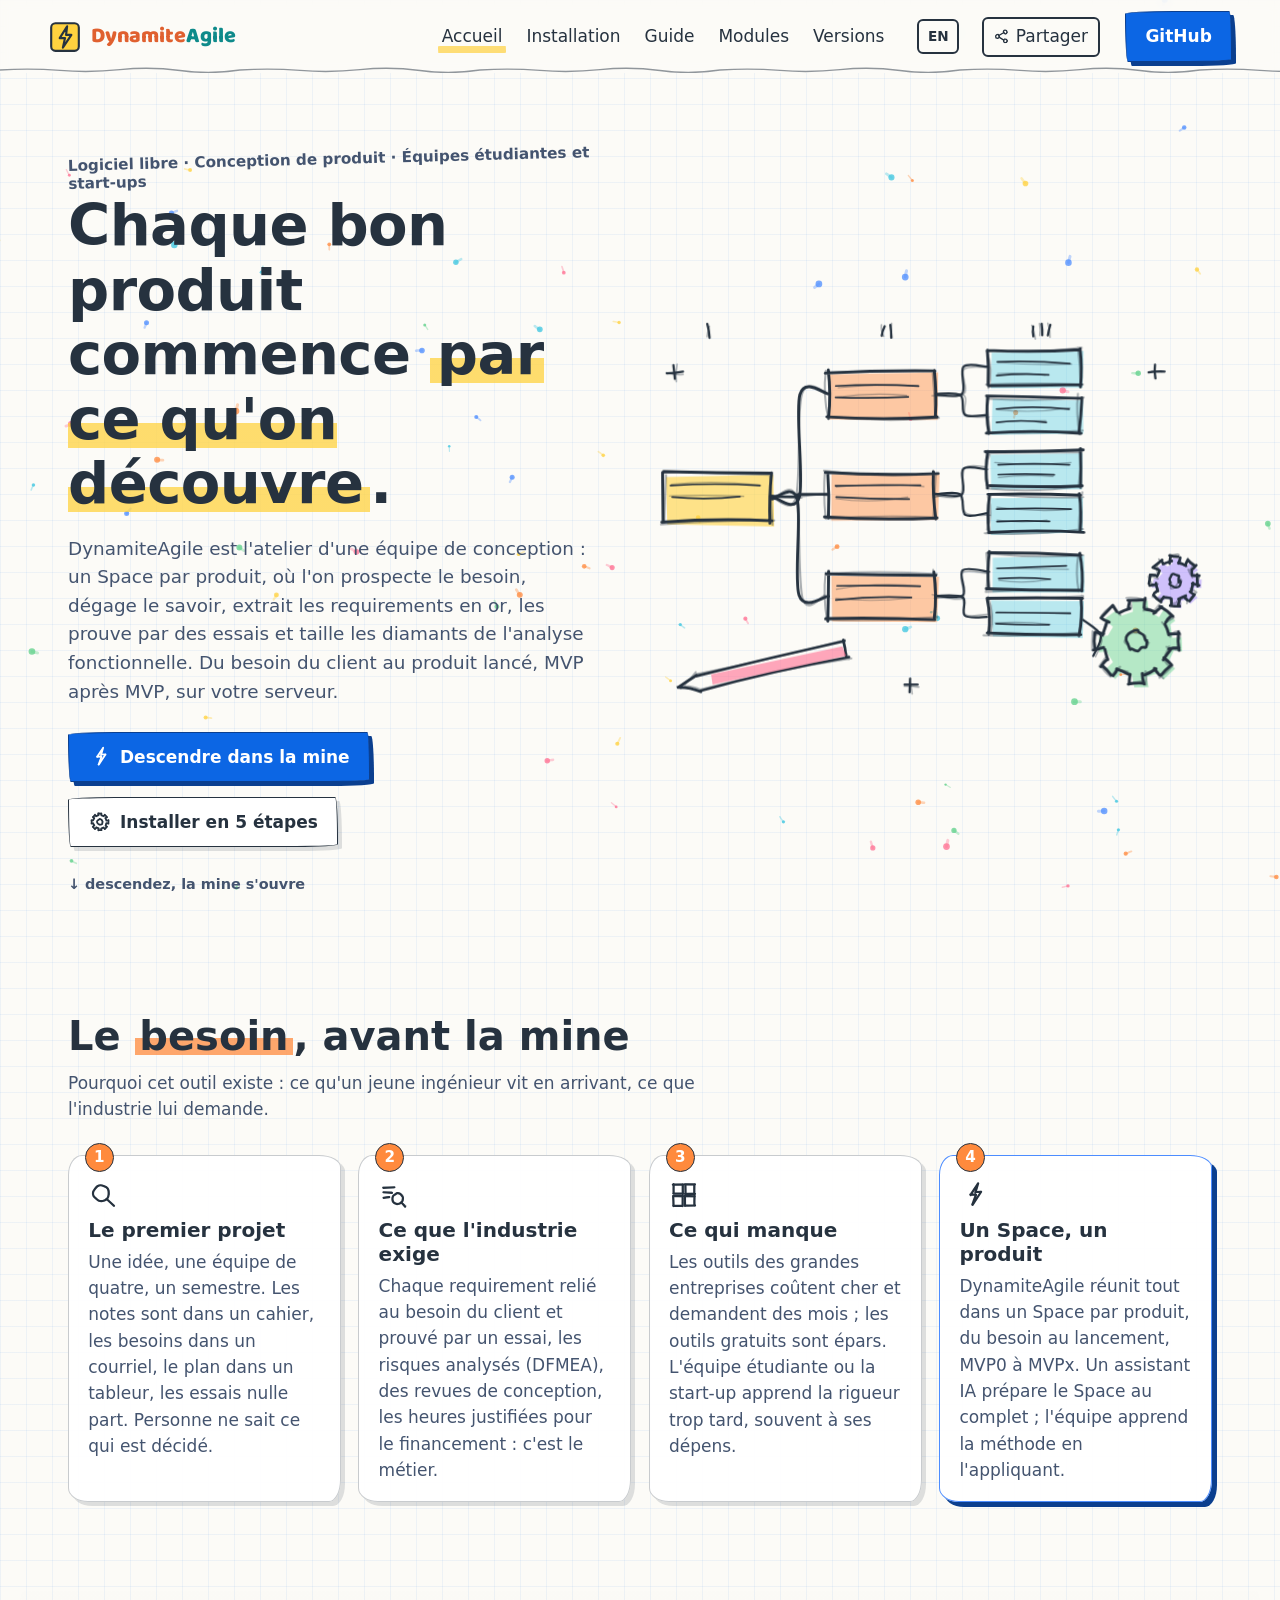
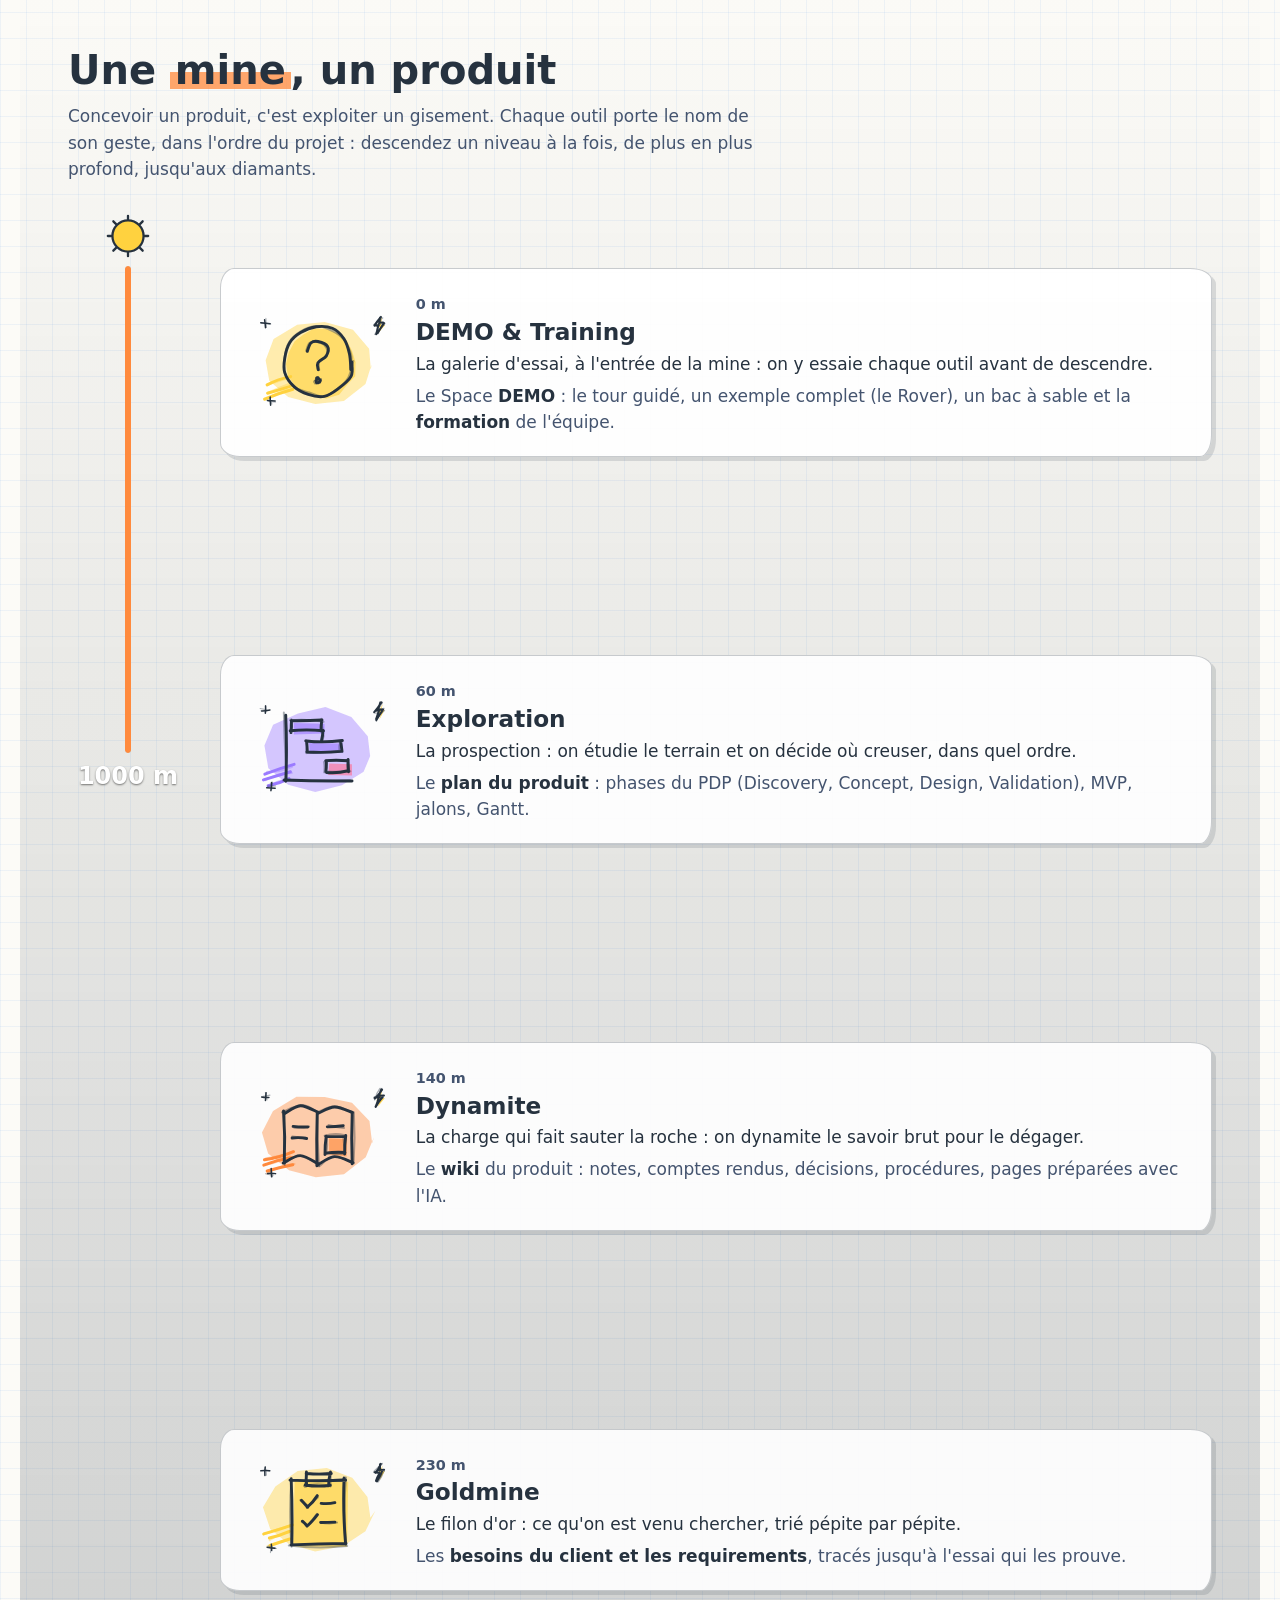
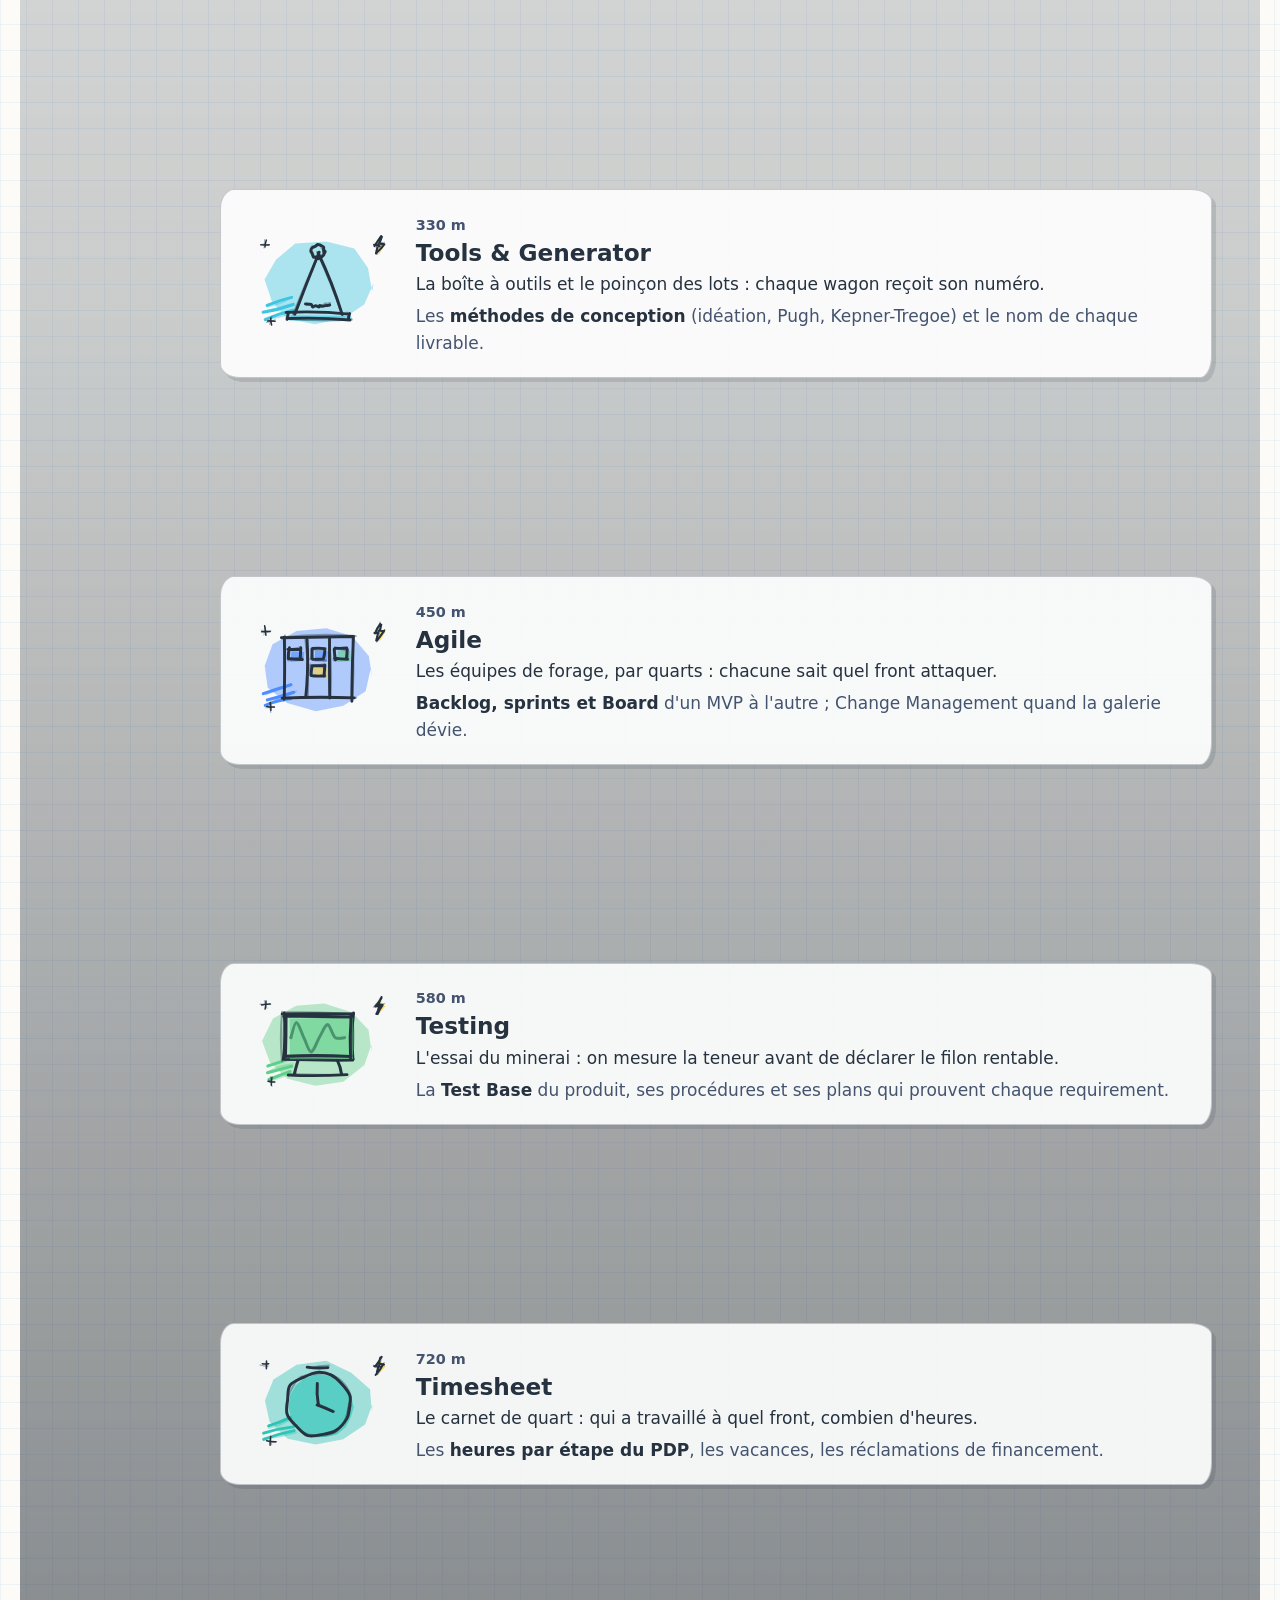
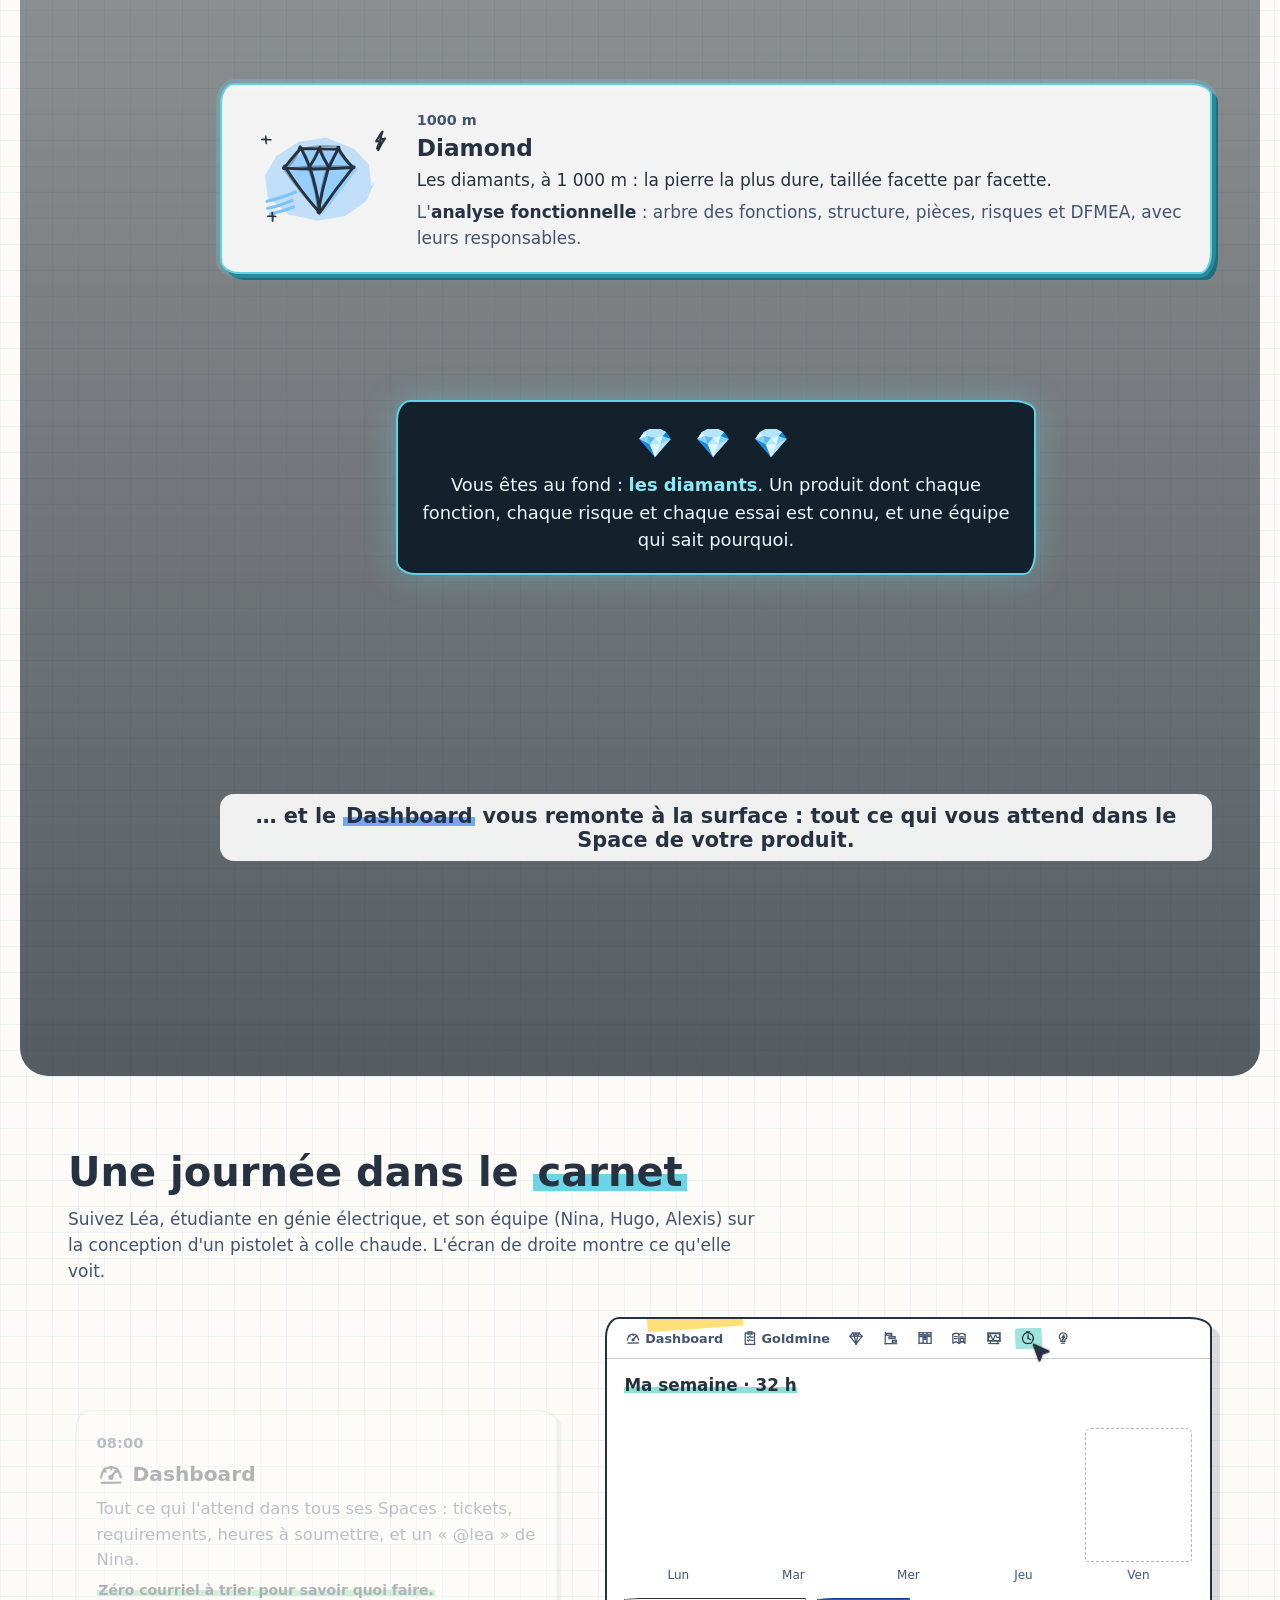
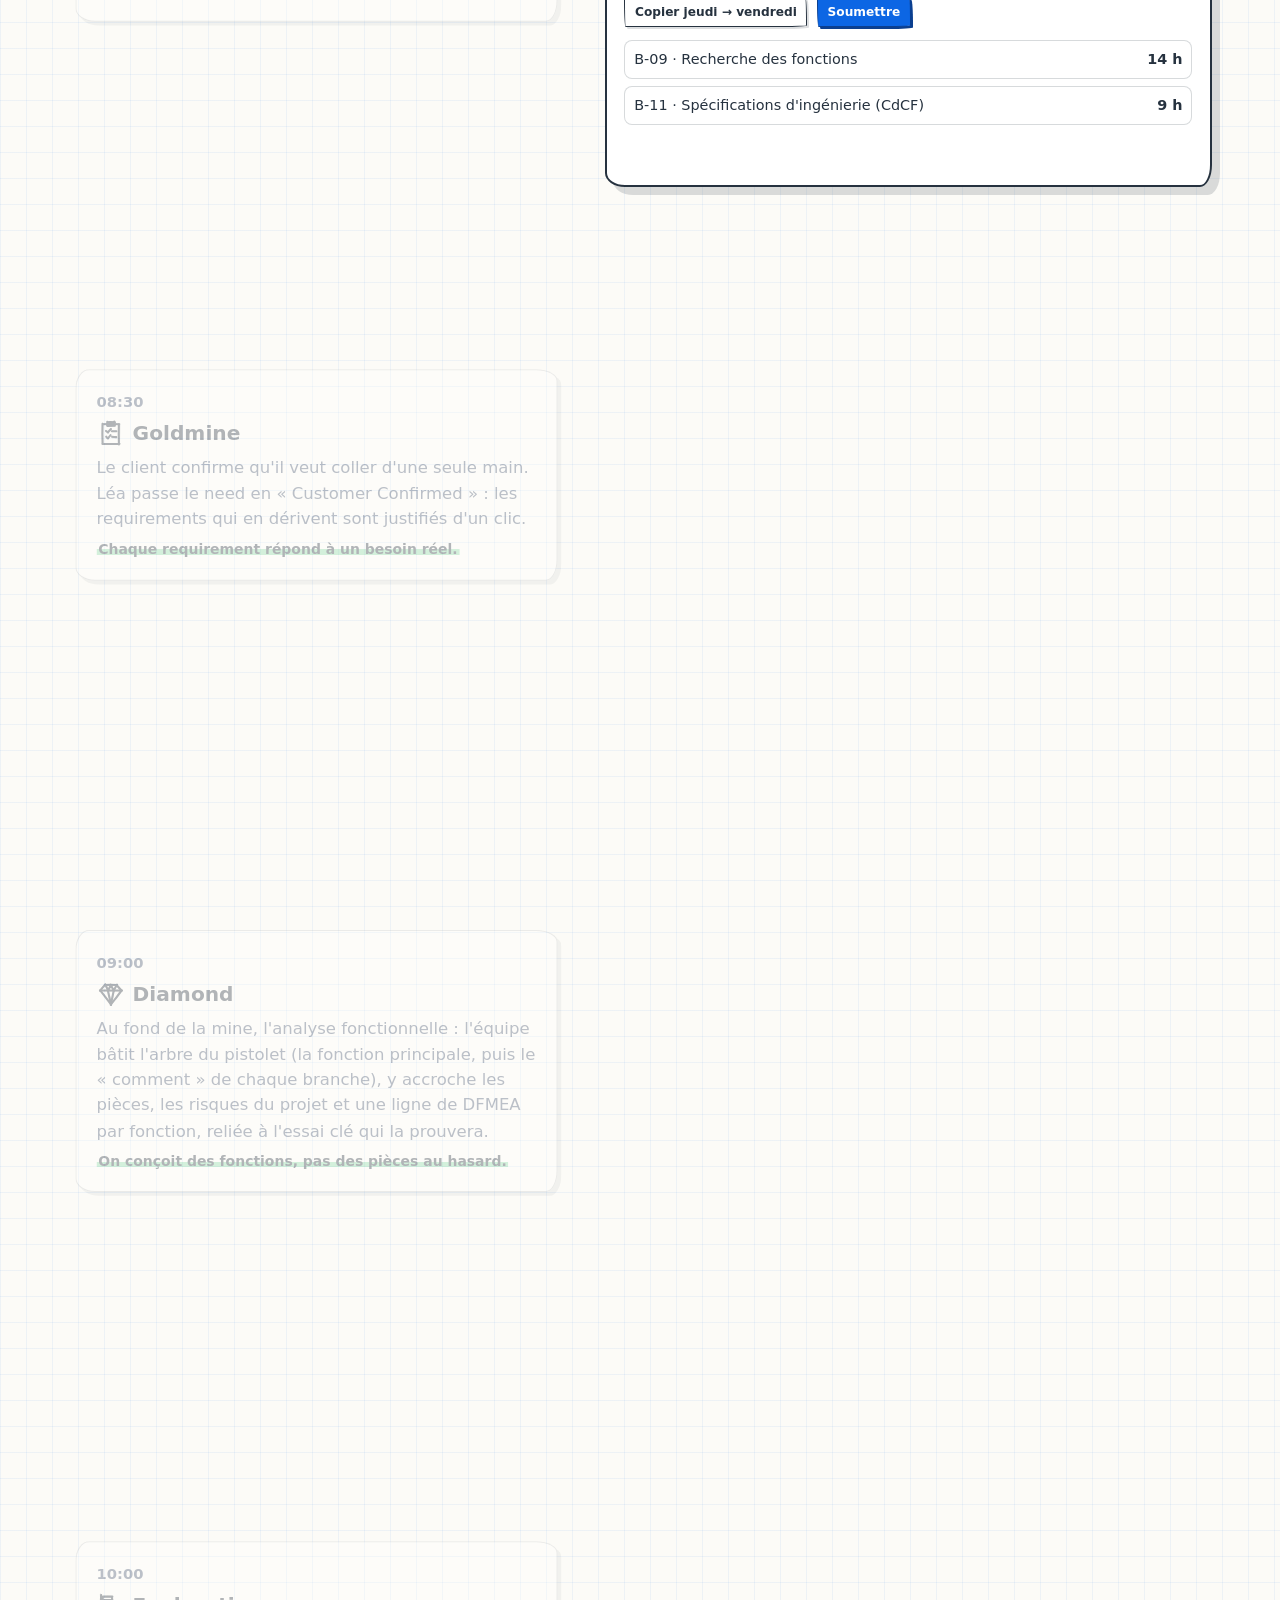
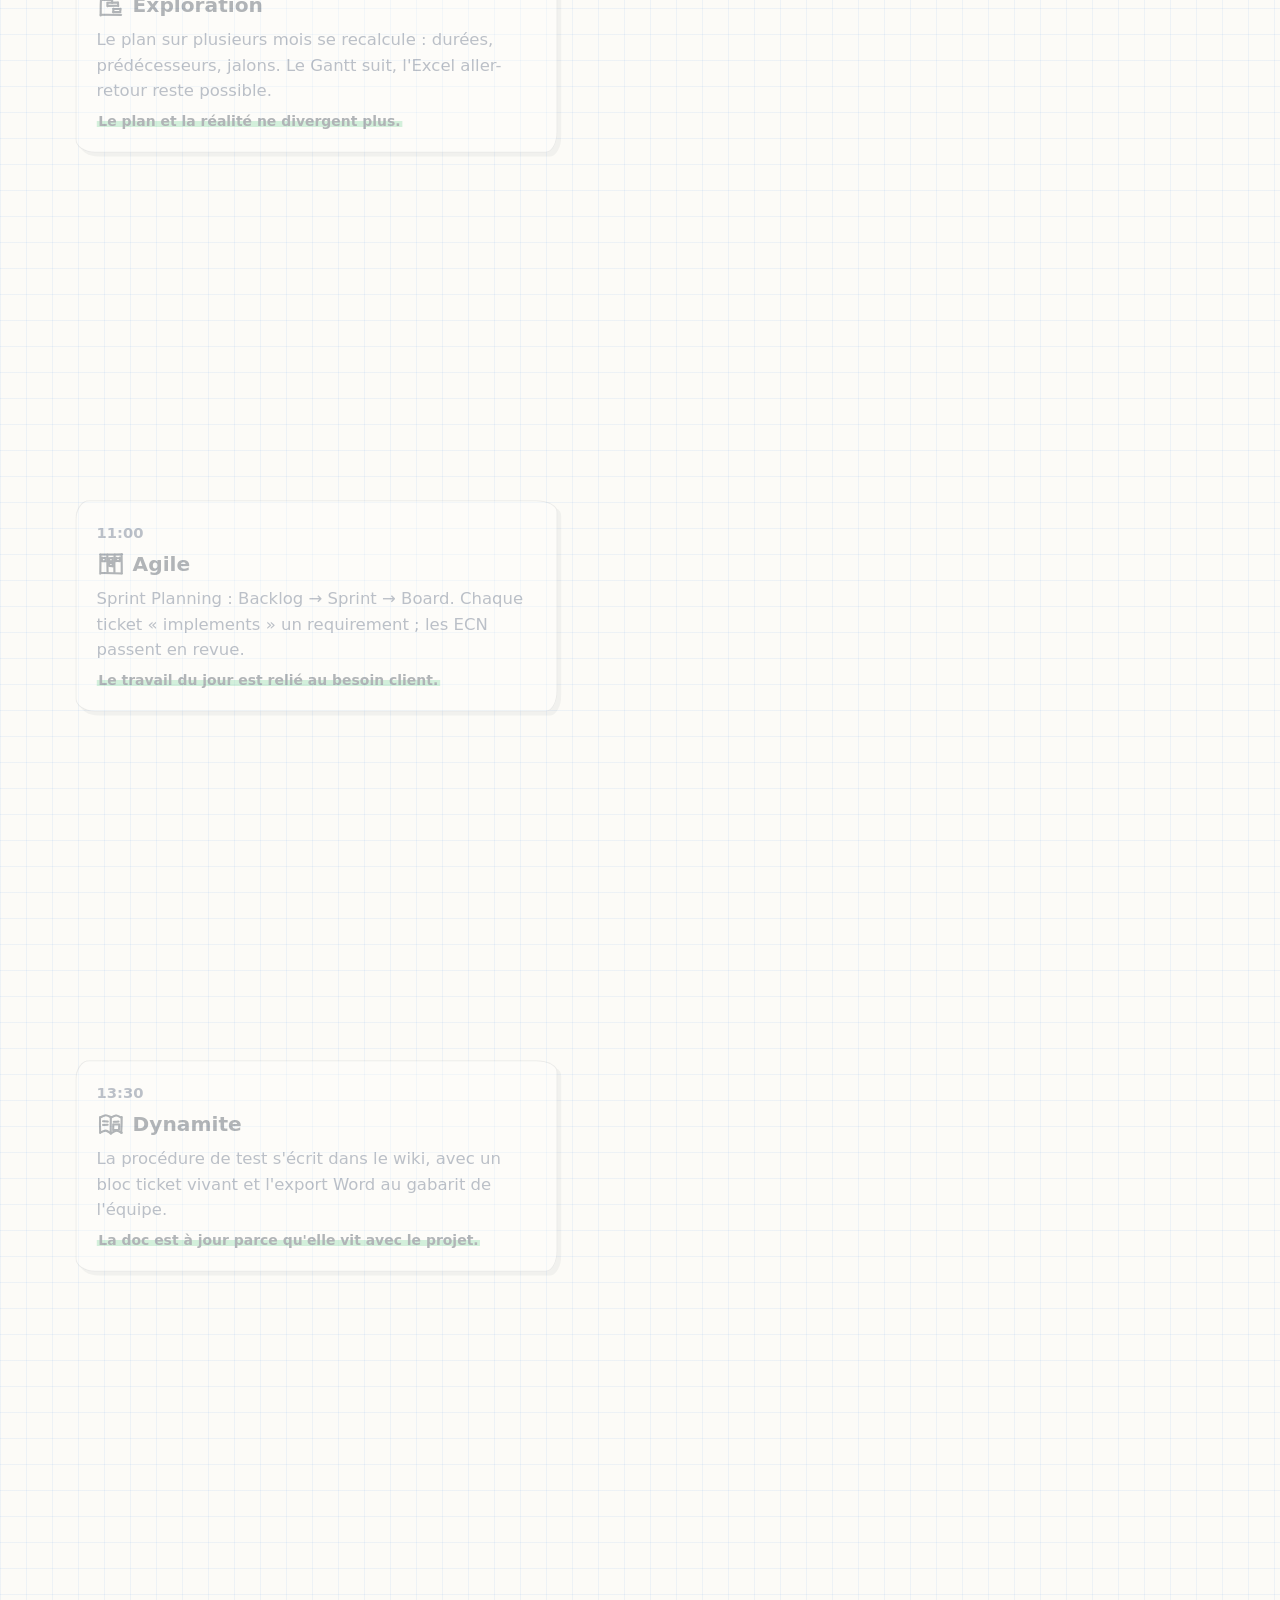
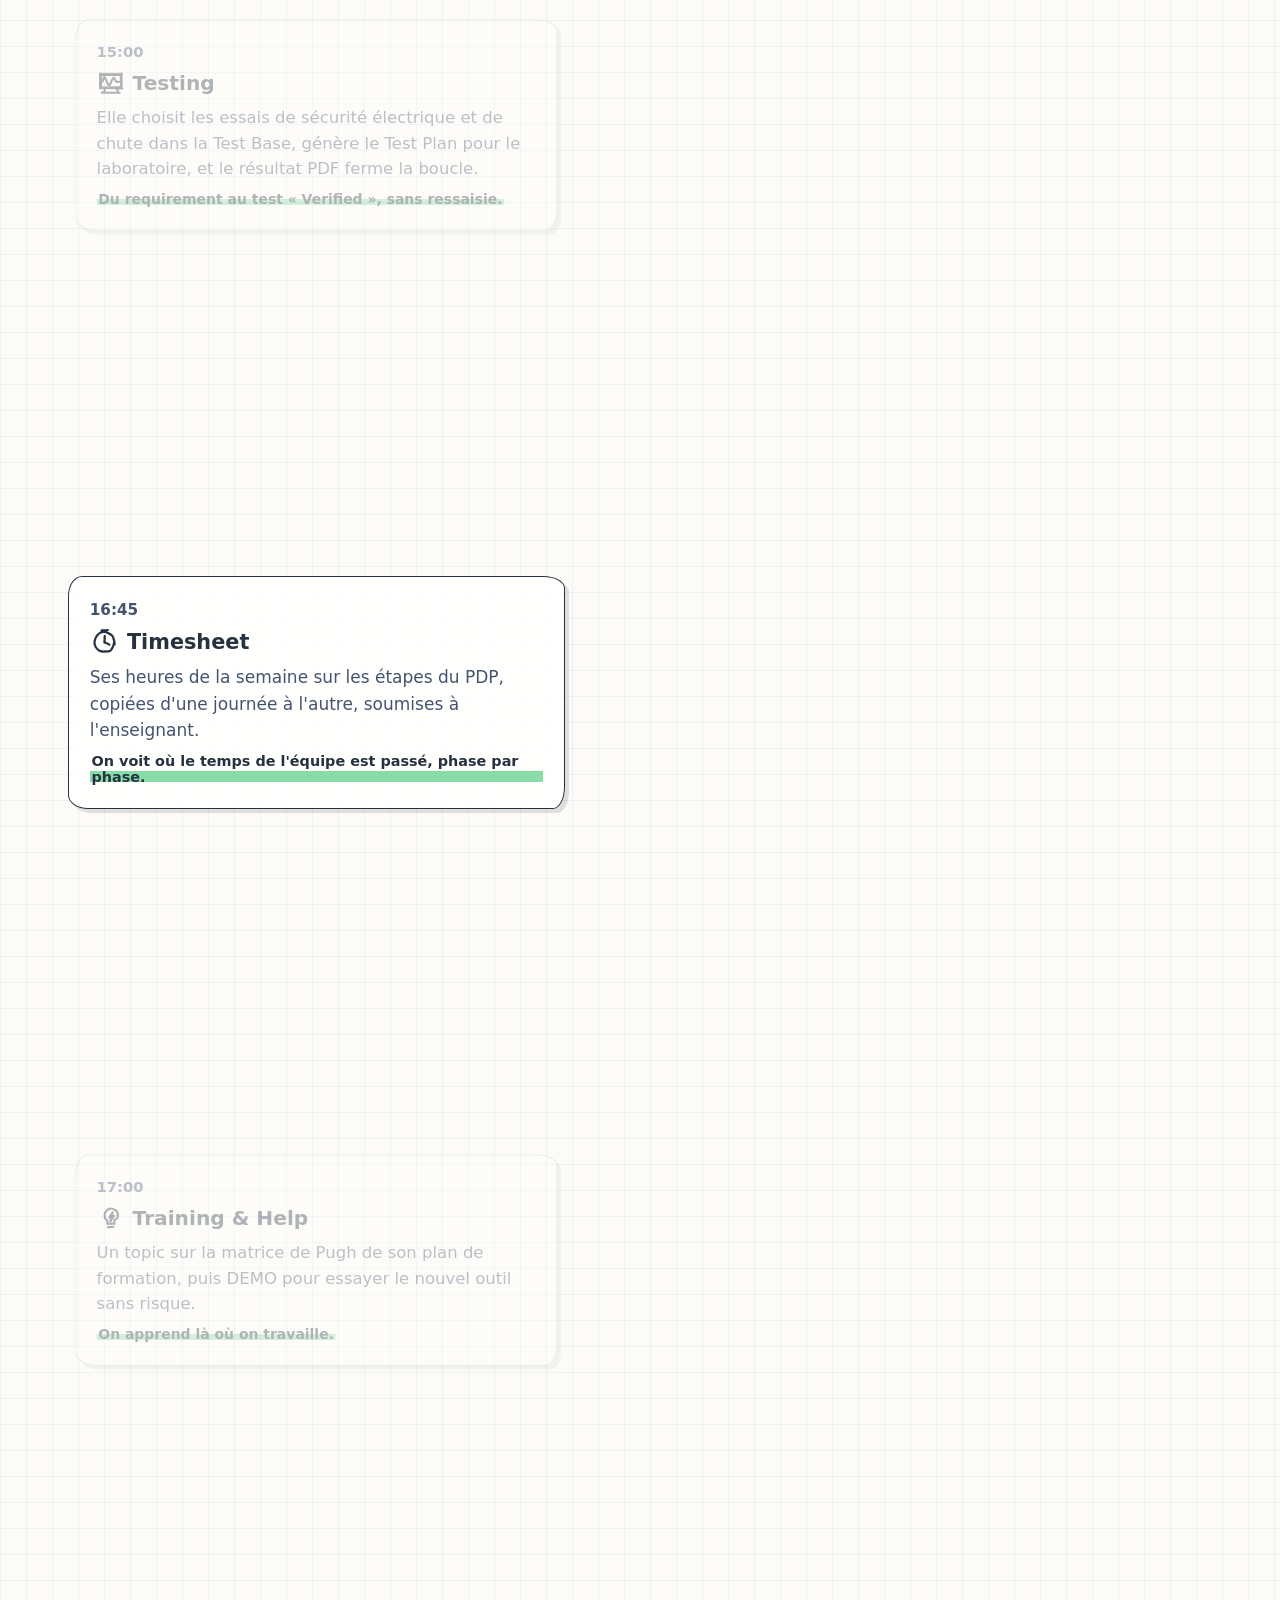
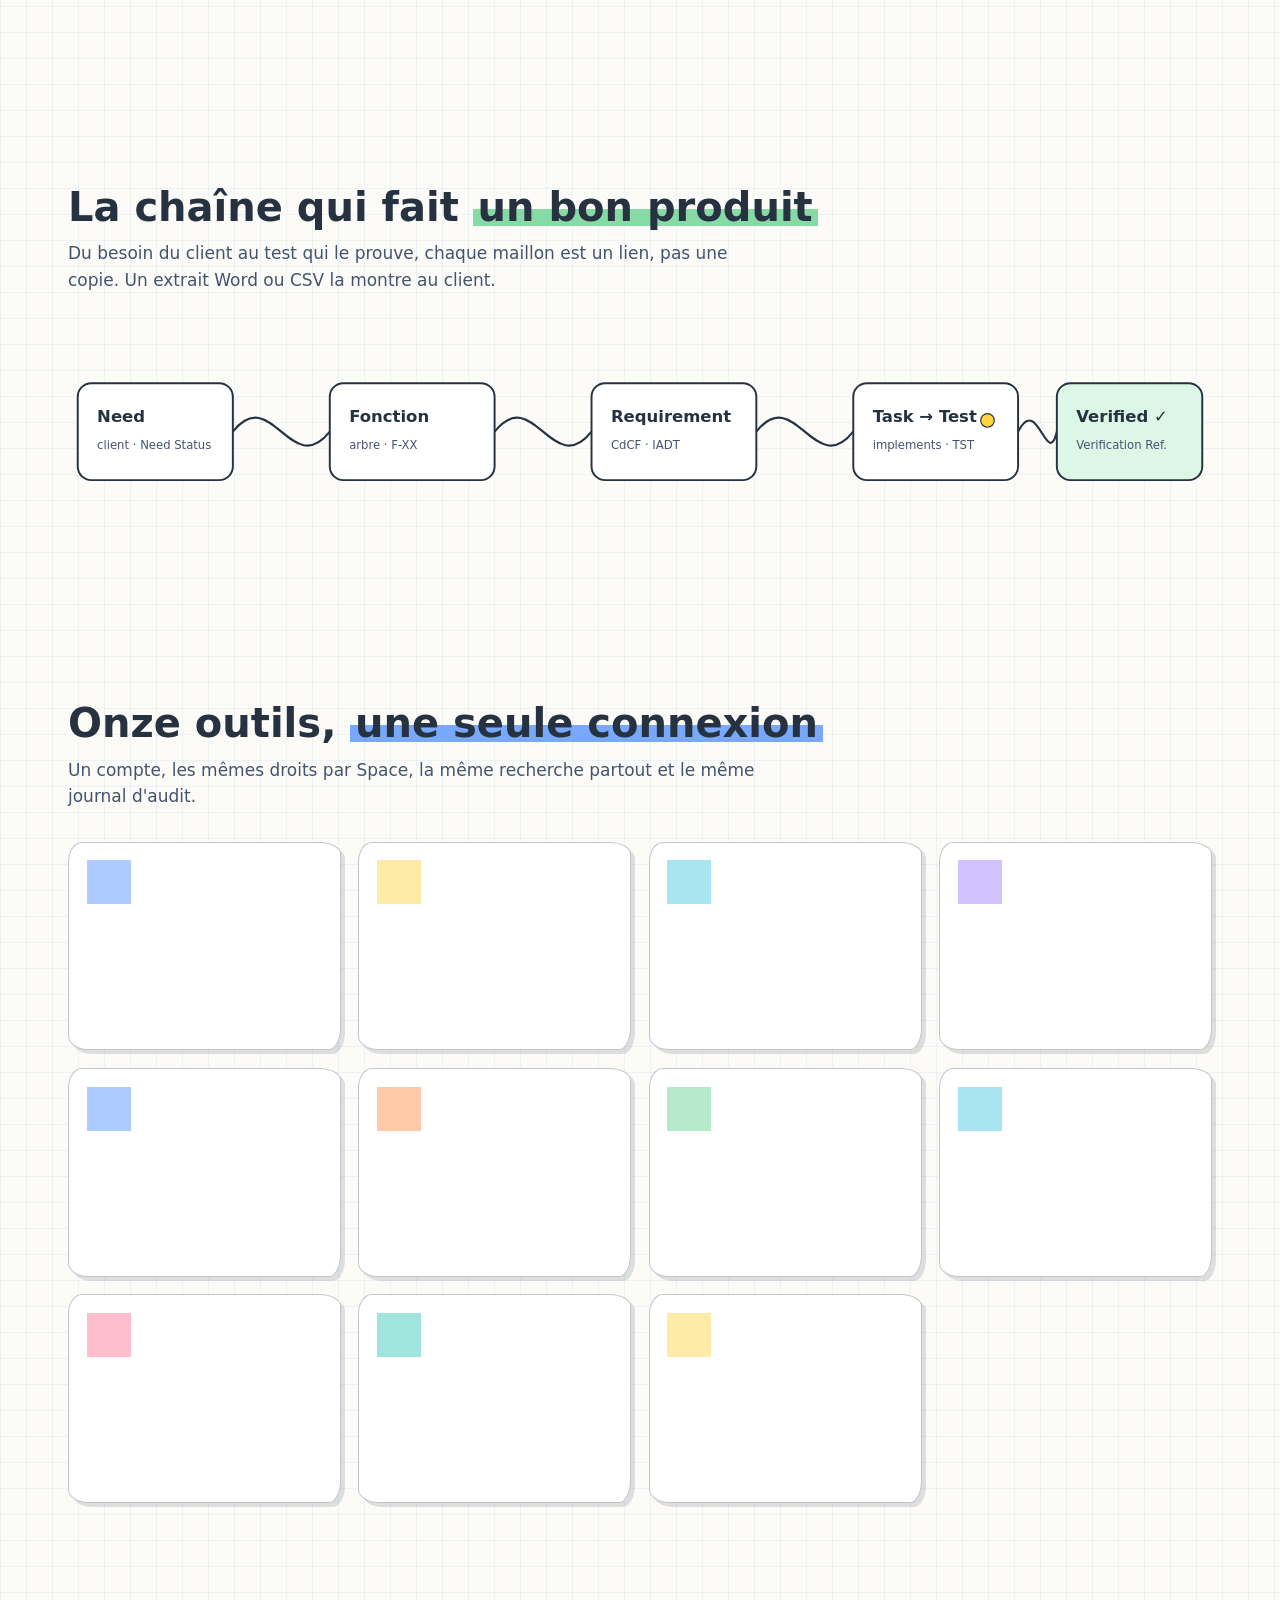
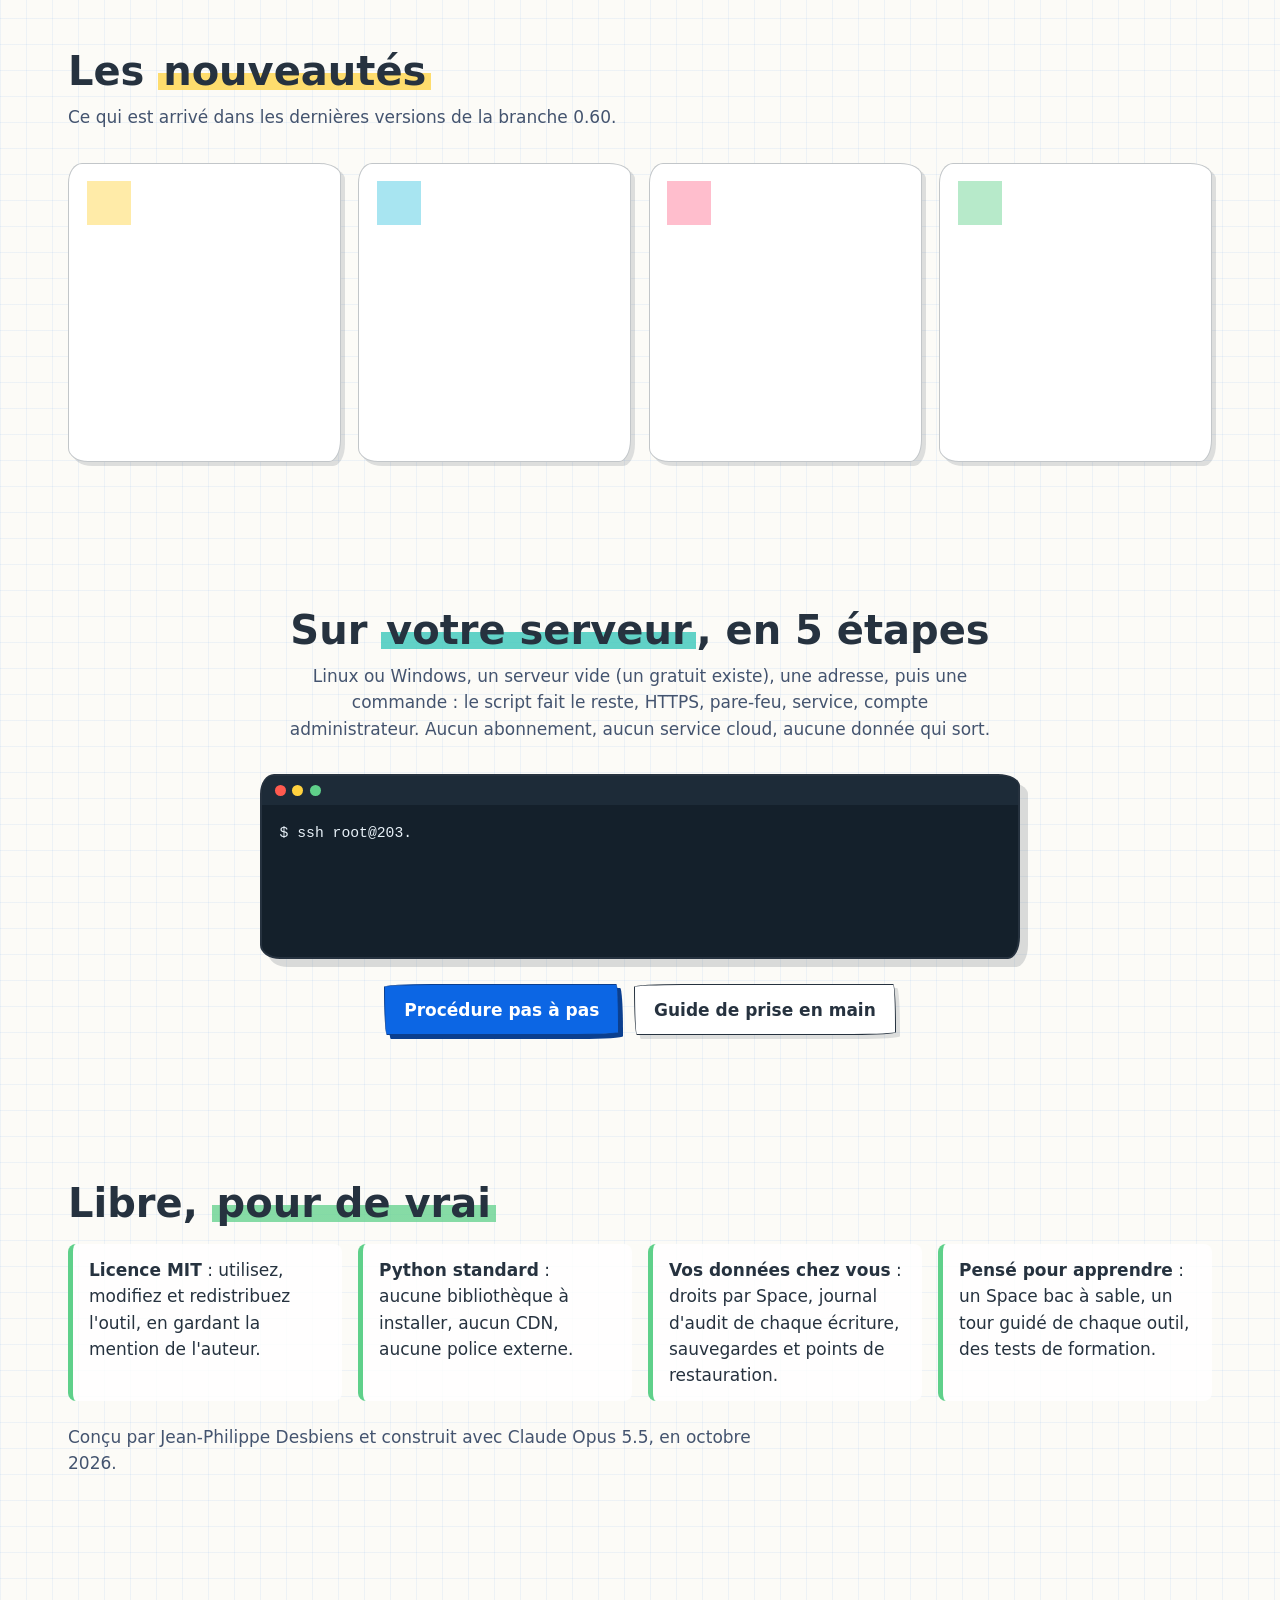
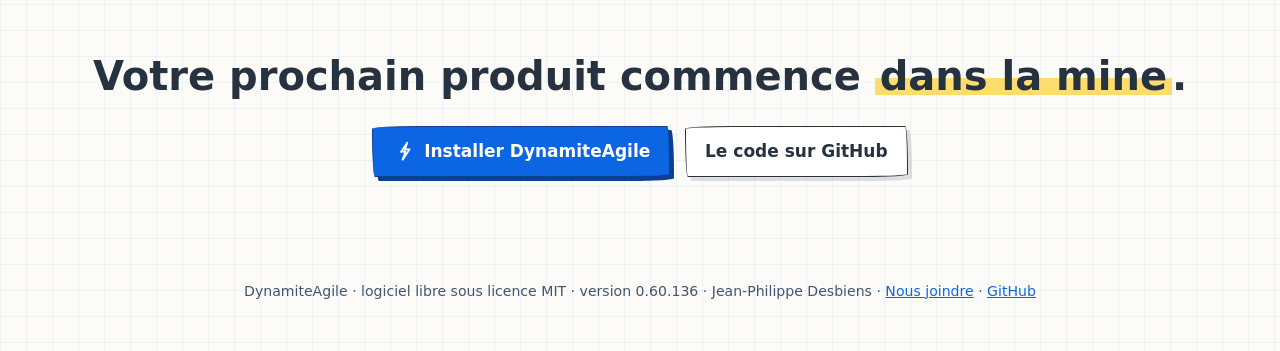
<file: site/home.html>
<!DOCTYPE html>
<html lang="fr">
<head>
<meta charset="utf-8">
<meta name="viewport" content="width=device-width, initial-scale=1">
<title>DynamiteAgile — l'atelier libre de conception de produit</title>
<meta name="description" content="DynamiteAgile : besoins, requirements, plan, sprints, wiki, essais, formation et heures pour les équipes de conception de produit. Logiciel libre (MIT), sur votre serveur.">
<link rel="icon" href="data:image/svg+xml,%3Csvg xmlns='http://www.w3.org/2000/svg' viewBox='0 0 32 32'%3E%3Crect x='3' y='3' width='26' height='26' rx='3' fill='%23ffd23f' stroke='%2326323f' stroke-width='2'/%3E%3Cpath d='M18 6 L11 17 H16 L14 26 L22 14 H17 Z' fill='none' stroke='%2326323f' stroke-width='2' stroke-linejoin='round'/%3E%3C/svg%3E">
<link rel="alternate" hreflang="fr" href="https://dynamiteagile.ca/home.html">
<link rel="alternate" hreflang="en" href="https://dynamiteagile.ca/en/home.html">
<style>
@font-face { font-family: "DA Logo"; src: url("[data-uri]") format("woff2"); font-weight: 800; font-display: swap; }
.logo-word { font: 800 1.35rem/1 "DA Logo", var(--font, system-ui); letter-spacing: -.005em; }
.lw-d { color: #e0602f; }
.lw-a { color: #0e8a8a; }
:root {
  --paper: #fcfbf7; --grid: rgba(12, 102, 228, .06); --ink: #26323f; --ink-2: #44546f; --blue: #0c66e4;
  --y: #ffd23f; --o: #ff8a3d; --c: #3ec6e0; --g: #5fd08a; --p: #ff6f91; --v: #9b7bff; --b: #4d8dff; --t: #2ec4b6; --r: #ff5a4f;
  --hand: "Segoe Print", "Ink Free", "Bradley Hand", "Chalkboard SE", "Comic Sans MS", "Segoe UI", system-ui, sans-serif;
  --sans: "Segoe UI Variable Text", "Segoe UI", system-ui, -apple-system, "Helvetica Neue", Arial, sans-serif;
  --r-hand: 255px 15px 225px 15px / 15px 225px 15px 255px; --r-card: 14px 22px 12px 20px / 20px 12px 22px 14px;
  --shadow: 4px 4px 0 rgba(38, 50, 63, .14); --pop: cubic-bezier(.34, 1.56, .64, 1);
}
* { box-sizing: border-box; }
html { scroll-behavior: smooth; }
body { margin: 0; font: 17px/1.55 var(--sans); color: var(--ink); background: var(--paper);
  background-image: linear-gradient(var(--grid) 1px, transparent 1px), linear-gradient(90deg, var(--grid) 1px, transparent 1px);
  background-size: 26px 26px; overflow-x: hidden; }
a { color: var(--blue); }
.hand { font-family: var(--hand); }
.hl { background: linear-gradient(transparent 55%, color-mix(in srgb, var(--hlc, var(--y)) 75%, transparent) 55% 92%, transparent 92%);
  padding: 0 .12em; }
.ico { width: 1.4em; height: 1.4em; vertical-align: -.3em; flex: none; }
#energy { position: fixed; inset: 0; z-index: 0; pointer-events: none; }
main, header, footer { position: relative; z-index: 1; }

/* ---------- top ---------- */
.top { position: sticky; top: 0; z-index: 20; display: flex; align-items: center; gap: 1.2rem; padding: .7rem clamp(1rem, 4vw, 3rem);
  background: rgba(252, 251, 247, .88); backdrop-filter: blur(6px); }
.top::after { content: ""; position: absolute; left: 0; right: 0; bottom: 0; height: 6px;
  background: url("data:image/svg+xml,%3Csvg xmlns='http://www.w3.org/2000/svg' width='240' height='6'%3E%3Cpath d='M0 3 Q30 1 60 3.4 T120 2.6 T180 3.5 T240 3' fill='none' stroke='%2326323f' stroke-opacity='.5' stroke-width='1.4' stroke-linecap='round'/%3E%3C/svg%3E") repeat-x; }
.logo { display: flex; align-items: center; gap: .55rem; font: 700 1.15rem var(--hand); text-decoration: none; color: var(--ink); }
.logo-mark { width: 34px; height: 34px; }
.top nav { display: flex; gap: .2rem; margin-left: auto; flex-wrap: wrap; }
.top nav a { position: relative; padding: .35rem .65rem; color: var(--ink); text-decoration: none; font-weight: 500; z-index: 0; }
.top nav a::after { content: ""; position: absolute; left: .4rem; right: .4rem; bottom: .15rem; height: .45rem; z-index: -1;
  background: var(--y); opacity: .7; border-radius: var(--r-hand); transform: scaleX(0); transform-origin: left; transition: transform .25s ease; }
.top nav a:hover::after, .top nav a.on::after { transform: scaleX(1); }
.btn { display: inline-flex; align-items: center; gap: .5rem; padding: .7rem 1.2rem; border: 1.8px solid var(--ink);
  border-radius: var(--r-hand); background: #fff; color: var(--ink); font-weight: 650; text-decoration: none; cursor: pointer;
  box-shadow: var(--shadow); transition: transform .2s var(--pop), box-shadow .2s ease; }
.btn:hover { transform: translate(-2px, -3px) rotate(-.6deg); box-shadow: 7px 7px 0 rgba(38, 50, 63, .16); }
.btn-primary { background: var(--blue); color: #fff; border-color: #0b3f8f; box-shadow: 4px 4px 0 #0b3f8f; }
.btn-primary:hover { box-shadow: 7px 7px 0 #0b3f8f; }

/* ---------- hero ---------- */
.hero { display: grid; grid-template-columns: minmax(0, 1fr) minmax(0, 1.1fr); gap: 2rem; align-items: center;
  max-width: 1240px; margin: 0 auto; padding: clamp(2rem, 6vw, 5rem) clamp(1rem, 4vw, 3rem) 3rem; min-height: 86vh; }
.kicker { font: 600 .95rem var(--hand); color: var(--ink-2); transform: rotate(-1.5deg); display: inline-block; }
h1 { font: 700 clamp(2.1rem, 4.6vw, 3.6rem)/1.12 var(--hand); margin: .3rem 0 1rem; letter-spacing: -.01em; }
.lead { font-size: 1.15rem; color: var(--ink-2); max-width: 36rem; }
.cta { display: flex; gap: .9rem; flex-wrap: wrap; margin-top: 1.6rem; }
.hero-art svg { width: 100%; height: auto; overflow: visible; }
.hero-art .draw path[fill="none"] { stroke-dasharray: 1400; stroke-dashoffset: 1400; animation: draw 2.6s ease-out forwards; }
.hero-art .draw path[fill]:not([fill="none"]) { opacity: 0; animation: fade .8s ease-out forwards; animation-delay: 1.6s; }
@keyframes draw { to { stroke-dashoffset: 0; } }
@keyframes fade { to { opacity: 1; } }
.scroll-hint { display: block; margin: 1.8rem 0 0; font: 600 .9rem var(--hand); color: var(--ink-2); animation: bob 1.8s ease-in-out infinite; }
@keyframes bob { 50% { transform: translateY(6px); } }

/* ---------- sections ---------- */
section { max-width: 1240px; margin: 0 auto; padding: 4.5rem clamp(1rem, 4vw, 3rem); }
h2 { font: 700 clamp(1.7rem, 3.2vw, 2.5rem)/1.2 var(--hand); margin: 0 0 .6rem; }
.sub { color: var(--ink-2); max-width: 44rem; margin: 0 0 2rem; }
.reveal { opacity: 0; transform: translateY(26px) rotate(-.4deg); transition: opacity .7s ease, transform .7s var(--pop); }
.reveal.in { opacity: 1; transform: none; }

/* before / after */
.pains { display: grid; grid-template-columns: repeat(auto-fit, minmax(220px, 1fr)); gap: 1.2rem; }
.pain { position: relative; padding: 1.2rem 1.2rem 1.1rem; background: #fff; border: 1.6px solid rgba(38, 50, 63, .3);
  border-radius: var(--r-card); box-shadow: var(--shadow); }
.pain .was { font: 600 1rem var(--hand); color: #8a95a3; position: relative; display: inline-block; }
.pain .was::after { content: ""; position: absolute; left: -4px; right: -4px; top: 55%; height: 3px; background: var(--r);
  border-radius: 3px; transform: scaleX(0) rotate(-3deg); transform-origin: left; transition: transform .6s ease .3s; }
.pain.in .was::after { transform: scaleX(1) rotate(-3deg); }
.pain .now { margin: .6rem 0 0; font-weight: 650; }
.pain .now span { --hlc: var(--g); }

/* ---------- journey: sticky screen + steps; a cursor plays each tool's gesture (journey.js) ---------- */
.journey { display: grid; grid-template-columns: minmax(0, .9fr) minmax(0, 1.1fr); gap: 2.5rem; align-items: start; }
.steps { display: flex; flex-direction: column; gap: 38vh; padding: 10vh 0 30vh; }
.step { padding: 1.2rem 1.3rem; background: rgba(255, 255, 255, .86); border: 1.6px solid rgba(38, 50, 63, .25); border-radius: var(--r-card);
  box-shadow: var(--shadow); opacity: .35; transform: scale(.97); transition: opacity .4s ease, transform .4s var(--pop), border-color .3s; }
.step.on { opacity: 1; transform: none; border-color: var(--ink); }
.step .time { font: 700 .95rem var(--hand); color: var(--ink-2); }
.step h3 { display: flex; align-items: center; gap: .5rem; margin: .2rem 0 .4rem; font-size: 1.3rem; }
.step p { margin: 0; color: var(--ink-2); }
.step .gain { display: inline-block; margin-top: .6rem; font: 600 .9rem var(--hand); --hlc: var(--g); }
.stage { position: sticky; top: 14vh; }
.screen { position: relative; height: 470px; background: #fff; border: 2px solid var(--ink); border-radius: var(--r-card);
  box-shadow: 8px 8px 0 rgba(38, 50, 63, .16); overflow: hidden; pointer-events: none; user-select: none; }
.screen::before { content: ""; position: absolute; top: -12px; left: 40px; width: 96px; height: 22px; background: color-mix(in srgb, var(--y) 70%, transparent);
  transform: rotate(-4deg); z-index: 3; }
.bar { display: flex; align-items: center; gap: .45rem; height: 40px; padding: 0 .8rem; border-bottom: 1.4px solid rgba(38, 50, 63, .25);
  font: 600 .8rem var(--sans); }
.bar .tab { display: inline-flex; align-items: center; gap: .25rem; padding: .15rem .35rem; border-radius: var(--r-hand); color: var(--ink-2);
  transition: background-color .15s ease, color .15s ease; }
.bar .tab.on { color: var(--ink); background: color-mix(in srgb, var(--acc, var(--b)) 45%, transparent); }
.bar .ico { width: 16px; height: 16px; }
/* a page swap inside one window: only the body crossfades, with a small rise */
.scene { position: absolute; inset: 40px 0 0; padding: 1rem 1.1rem; opacity: 0; transform: translateY(8px); transition: opacity .2s ease, transform .2s ease;
  font-size: .9rem; }
.scene.on { opacity: 1; transform: none; }
.scene.snap, .scene.snap * { transition: none !important; animation: none !important; }  /* a state set while hidden */
.mini-h { font: 700 1.05rem var(--hand); margin: 0 0 .7rem; display: inline-block; background: linear-gradient(transparent 58%, color-mix(in srgb, var(--acc, var(--b)) 55%, transparent) 58% 90%, transparent 90%); }
.rows { display: grid; gap: .45rem; }
.row { display: grid; grid-template-columns: 70px 1fr auto; gap: .6rem; align-items: center; padding: .45rem .55rem; border: 1.2px solid rgba(38, 50, 63, .18);
  border-radius: 8px; background: #fff; }
.row.two { grid-template-columns: 1fr auto; }
.row code { font: 600 .78rem "Cascadia Mono", Consolas, monospace; color: var(--blue); }
/* fixed heights: a ✓ drawn from a fallback font must not make a line taller when a label changes */
.chip { display: inline-flex; align-items: center; height: 1.3rem; padding: 0 .45rem; border-radius: var(--r-hand); font: 700 .72rem/1 var(--sans);
  background: #eef1f5; white-space: nowrap; transition: background-color .2s ease, color .2s ease; }
.chip.y { background: #fff1bf; color: #8a5a00; } .chip.g { background: #dcf7e6; color: #1a6e3e; } .chip.b { background: #e3eeff; color: #0a58ad; }
/* the small buttons of the mock-up: the page's .btn at the size of an application */
.screen .btn { height: 1.85rem; padding: 0 .6rem; font-size: .76rem; line-height: 1; border-width: 1.4px; box-shadow: 2px 2px 0 rgba(38, 50, 63, .16); gap: .3rem; white-space: nowrap;
  transition: transform .08s ease-out, box-shadow .08s ease-out, background-color .2s ease, color .2s ease, border-color .2s ease; }
.screen .btn-primary { box-shadow: 2px 2px 0 #0b3f8f; }
.screen .btn[data-pressed] { transform: translate(1px, 1px); box-shadow: 1px 1px 0 rgba(38, 50, 63, .16); }
.screen .btn.is-done { background: #dcf7e6; color: #1a6e3e; border-color: #1a6e3e; box-shadow: 2px 2px 0 rgba(26, 110, 62, .25); }
/* a label that changes on itself: the old words leave upward, the new arrive from below, the box eases to its width */
.roll { display: inline-grid; overflow: hidden; vertical-align: bottom; transition: width .32s cubic-bezier(.45, 0, .1, 1); }
.roll > span { grid-area: 1 / 1; justify-self: start; white-space: nowrap; }
.roll .ro-out { animation: ro-out .32s cubic-bezier(.45, 0, .1, 1) forwards; }
.roll .ro-in { animation: ro-in .32s cubic-bezier(.45, 0, .1, 1) both; }
@keyframes ro-out { to { transform: translateY(-110%); opacity: 0; } }
@keyframes ro-in { from { transform: translateY(110%); opacity: 0; } }

/* the cursor (glyphs and hotspots of the stageshow kit: arrow, I-beam, east-west resize) */
.jc { position: absolute; left: 0; top: 0; z-index: 5; opacity: 0; transition: opacity .25s ease; will-change: transform; }
.jc.live { opacity: 1; }
.jc.live.idle { opacity: 0; transition-duration: .6s; }
.jc-press { display: grid; transform-origin: 0 0; transition: transform .26s cubic-bezier(.22, 1, .36, 1); }
.jc[data-pressed] .jc-press { transform: scale(.9); transition: transform .08s ease-out; }
.jc-g { grid-area: 1 / 1; display: block; opacity: 0; transform: scale(.6); transform-origin: 0 0; transition: transform .2s ease, opacity .2s ease; }
.jc[data-kind="arrow"] .jc-arrow, .jc[data-kind="ibeam"] .jc-ibeam, .jc[data-kind="ew"] .jc-ew { opacity: 1; transform: none; }
.jc-arrow { margin: -3px 0 0 -4px; transform-origin: 4px 3px; filter: drop-shadow(0 1px 1.5px rgba(0, 0, 0, .22)); }
.jc-arrow path { fill: var(--ink); stroke: var(--ink); stroke-width: 2.4; stroke-linejoin: round; }
.jc-ibeam { margin: -8px 0 0 -5px; transform-origin: 5px 8px; overflow: visible; }
.jc-ew { margin: -10.5px 0 0 -10.5px; transform-origin: 10.5px 10.5px; overflow: visible; }
.jc .edge { stroke: #fff; fill: #fff; } .jc .line { stroke: var(--ink); fill: var(--ink); }

/* Dashboard: the @mention arrives whole from just above, then is acknowledged */
.kpis { display: grid; grid-template-columns: repeat(4, 1fr); gap: .6rem; }
.kpi { padding: .6rem; border: 1.4px solid rgba(38, 50, 63, .25); border-radius: var(--r-card); box-shadow: 2px 2px 0 rgba(38, 50, 63, .12); }
.kpi b { display: block; font-size: 1.5rem; }
.kpi small { color: var(--ink-2); }
.msg { display: flex; align-items: center; gap: .6rem; margin-top: .8rem; padding: .55rem .7rem; border-left: 4px solid var(--r);
  background: #fff5f4; border-radius: 6px; opacity: 0; transform: translateY(-8px);
  transition: opacity .5s cubic-bezier(.25, .8, .25, 1), transform .5s cubic-bezier(.25, .8, .25, 1), background-color .25s ease, border-color .25s ease; }
.msg.in { opacity: 1; transform: none; }
.msg.ok { border-left-color: var(--g); background: #f2fbf5; }
.msg .msg-t { flex: 1; min-width: 0; }
.dot { display: inline-grid; place-items: center; flex: none; width: 20px; height: 20px; border-radius: 50%; background: var(--r); color: #fff;
  font-size: .75rem; font-weight: 700; transition: background-color .2s ease; }
.msg.ok .dot { background: #1a6e3e; }

/* Goldmine: the Need Status menu, then the trace drawn from the need to the requirement */
.pop { position: absolute; z-index: 4; display: grid; min-width: 170px; padding: .25rem; background: #fff; border: 1.4px solid var(--ink);
  border-radius: 10px; box-shadow: 3px 3px 0 rgba(38, 50, 63, .16); font: 600 .78rem var(--sans);
  opacity: 0; transform: translateY(-4px); transition: opacity .16s ease, transform .16s ease; }
.pop.open { opacity: 1; transform: none; }
.pop > span { padding: .3rem .55rem; border-radius: 7px; transition: background-color .15s ease; }
.pop > span[data-hover] { background: color-mix(in srgb, var(--acc, var(--y)) 40%, transparent); }
.trace { position: relative; height: 130px; margin-top: .9rem; }
.trace svg { width: 100%; height: 100px; }
.trace .base { stroke: #c9ced6; stroke-dasharray: 8 10; }
.trace .lit { stroke: var(--y); stroke-dasharray: 600; stroke-dashoffset: 600; transition: stroke-dashoffset 1.1s cubic-bezier(.45, 0, .1, 1); }
.trace.on .lit { stroke-dashoffset: 0; }
.trace circle { fill: #fff; stroke: var(--ink); stroke-width: 2; transition: fill .25s ease; }
.trace.on circle { fill: var(--y); }
.trace.on circle:nth-of-type(2) { transition-delay: .5s; } .trace.on circle:nth-of-type(3) { transition-delay: 1s; }
.trace-l { position: relative; height: 22px; font: 600 .82rem var(--hand); }
.trace-l span { position: absolute; transform: translateX(-50%); white-space: nowrap; }
.trace-l span:nth-child(1) { left: 8.7%; } .trace-l span:nth-child(2) { left: 50%; } .trace-l span:nth-child(3) { left: 91.3%; transform: translateX(-80%); }

/* Diamond: the function tree grows branch by branch; a click on F3 brings its DFMEA line and key test */
.ftree { display: grid; grid-template-columns: 36% 1fr; align-items: center; gap: 1.4rem; position: relative; }
.fkids { display: flex; flex-direction: column; gap: .4rem; border-left: 2px solid transparent; padding-left: .9rem; transition: border-color .3s ease; }
.ftree.grown .fkids { border-left-color: var(--ink); }
.fnode { border: 2px solid var(--ink); border-radius: var(--r-hand); padding: .3rem .5rem; background: #fff; font-size: .82rem; line-height: 1.2; }
.fnode code { margin-right: .35rem; font-weight: 700; }
.fnode.f0 { position: relative; background: color-mix(in srgb, var(--y) 55%, #fff); }
.fnode.f0::after { content: ""; position: absolute; right: calc(-1.4rem - 2px); top: 50%; width: 1.4rem; border-top: 2px solid var(--ink); }
.fkids .fnode { position: relative; background: color-mix(in srgb, var(--c) 22%, #fff); opacity: 0; transform: translateX(-12px);
  transition: opacity .4s ease, transform .4s ease, background-color .15s ease, box-shadow .15s ease;
  transition-delay: calc(var(--k, 0) * .3s), calc(var(--k, 0) * .3s), 0s, 0s; }
.fkids .fnode::before { content: ""; position: absolute; left: calc(-.9rem - 2px); top: 50%; width: .9rem; border-top: 2px solid var(--ink); }
.fkids .fnode.crit { border-width: 3px; }
.ftree.grown .fkids .fnode { opacity: 1; transform: none; }
.ftree .fnode.sel { background: color-mix(in srgb, var(--c) 60%, #fff); box-shadow: 2px 2px 0 var(--ink); }
.dfm { opacity: 0; transform: translateY(-6px); transition: opacity .45s cubic-bezier(.25, .8, .25, 1), transform .45s cubic-bezier(.25, .8, .25, 1); }
.dfm.in { opacity: 1; transform: none; }
.row.dfm { grid-template-columns: auto 1fr auto; }

/* Exploration: a month ruler, the phases, and the launch date that follows a longer Concept */
.gantt { display: grid; gap: 1rem; margin-top: .3rem; }
.g-row { display: grid; grid-template-columns: 96px 1fr; align-items: center; gap: .6rem; font-size: .84rem; }
.g-track { position: relative; height: 24px;
  background: repeating-linear-gradient(90deg, rgba(38, 50, 63, .1) 0 1px, transparent 1px 16.666%); }
.g-ruler .g-track { height: 1rem; background: none; font-size: .72rem; color: var(--ink-2); }
.g-ruler .g-track span { position: absolute; top: 0; }
.g-bar { position: absolute; top: 3px; height: 18px; border-radius: var(--r-hand); background: var(--v); opacity: .85; width: 0;
  transition: width .8s ease, left .45s cubic-bezier(.45, 0, .1, 1); }
.g-bar.pink { background: var(--p); }
.g-bar.drag { transition: none; }
.g-ms { position: absolute; top: 5px; width: 14px; height: 14px; margin-left: -7px; background: var(--o); border: 1.6px solid var(--ink);
  transform: rotate(45deg); transition: left .45s cubic-bezier(.45, 0, .1, 1); }
.row.g-sum { margin-top: 1.4rem; grid-template-columns: 1fr auto; }
.g-sum b { font-variant-numeric: tabular-nums; }

/* Agile: one card carried by the hand from To Do to In Progress */
.board { display: grid; grid-template-columns: repeat(3, 1fr); gap: .6rem; height: 330px; }
.col { background: #f4f5f7; border-radius: 10px; padding: .5rem; position: relative; }
.col h4 { margin: 0 0 .4rem; font-size: .75rem; text-transform: uppercase; color: var(--ink-2); }
.card { position: absolute; padding: .45rem .55rem; background: #fff; border: 1.4px solid rgba(38, 50, 63, .25); border-radius: var(--r-card);
  box-shadow: 2px 2px 0 rgba(38, 50, 63, .12); font-size: .78rem; will-change: transform; transform-origin: 50% 50%;
  transition: transform .35s cubic-bezier(.45, 0, .1, 1), box-shadow .2s ease; }
.card.held { transition: box-shadow .2s ease; box-shadow: 6px 8px 0 rgba(38, 50, 63, .16); z-index: 3; }

/* Dynamite: the objective typed in the page, then the Word export */
.wiki { font-size: .86rem; }
.wiki .typed { min-height: 2.6em; }
.wiki .typed.caret::after { content: ""; display: inline-block; width: 2px; height: 1.05em; margin-left: 1px; vertical-align: -.18em; background: var(--ink); }
.wiki .ph { height: 7px; margin: .55rem 0 0; border-radius: 4px; background: #e9ecf0; }
.wiki .block { margin-top: .7rem; padding: .5rem .6rem; border: 1.4px dashed var(--o); border-radius: 8px; background: #fff7ef; }
.wiki .block.exp { display: flex; align-items: center; gap: .7rem; border-color: var(--b); background: #f2f7ff; color: var(--ink-2); }

/* Testing: the waveform, the attached PDF, then Verified */
.scope { display: grid; grid-template-columns: 1.3fr 1fr; gap: .8rem; }
.scope svg { width: 100%; height: 150px; background: #0f1d1a; border-radius: 10px; }
.scope .wave { stroke-dasharray: 600; stroke-dashoffset: 600; }
.scope.run .wave { animation: draw 2.4s linear forwards; }
.scope .btn { justify-self: start; margin-top: .3rem; }

/* Timesheet: four days, Thursday copied to Friday, the week submitted */
.hours { display: grid; grid-template-columns: repeat(5, 1fr); gap: .45rem; height: 150px; margin-top: .4rem; }
.hcol { position: relative; display: flex; align-items: flex-end; }
.hcol i { display: block; width: 100%; height: 0; background: var(--t); border-radius: 6px 6px 3px 3px; opacity: .85; transition: height .8s var(--pop); }
.hcol.fri::before { content: ""; position: absolute; left: 0; right: 0; bottom: 0; height: 88%; border: 1.6px dashed rgba(38, 50, 63, .35);
  border-radius: 6px 6px 3px 3px; transition: opacity .3s ease; }
.hcol.fri.filled::before { opacity: 0; }
.days { display: grid; grid-template-columns: repeat(5, 1fr); gap: .45rem; margin-top: .25rem; text-align: center; font-size: .75rem; color: var(--ink-2); }
.acts { display: flex; gap: .6rem; flex-wrap: wrap; margin: .8rem 0; }

/* Training: the test submitted, the topic Completed */
.tl { display: flex; align-items: center; justify-content: space-between; gap: .6rem; }
.progress { height: 14px; border: 1.4px solid var(--ink); border-radius: var(--r-hand); overflow: hidden; margin: .6rem 0 .9rem; }
.progress i { display: block; height: 100%; width: 0; background: var(--p); transition: width 1s ease; }
.progress.full i { background: var(--g); }

/* narrow screens: the screen comes first and plays the day on its own (journey.js) */
@media (max-width: 900px) {
  .stage { order: -1; margin-bottom: .6rem; }
}
@media (max-width: 560px) {
  .bar { gap: .2rem; padding: 0 .5rem; }
  .bar .tl { display: none; }
  .scene { padding: .9rem .8rem; }
  .row { grid-template-columns: 64px 1fr auto; gap: .5rem; padding: .4rem .45rem; }
  .row.g-sum { grid-template-columns: 1fr auto; }
  .row code { white-space: nowrap; }
  .kpis { gap: .4rem; }
  .kpi { padding: .35rem .5rem; }
  .kpi b { font-size: 1.15rem; }
  .msg { flex-wrap: wrap; row-gap: .45rem; }
  .msg .msg-t { flex-basis: calc(100% - 20px - .6rem); }
  .msg .btn { margin-left: calc(20px + .6rem); }
  .msg + .rows .row + .row { display: none; }  /* one ticket under the message, room left for the hand to rest */
  .ftree { grid-template-columns: 1fr; gap: .5rem; }
  .fnode.f0::after { display: none; }
  .g-row { grid-template-columns: 72px 1fr; }
  .scope { grid-template-columns: 1fr; }
  .scope svg { height: 96px; }
  .board { height: 330px; gap: .4rem; }
  .card { font-size: .72rem; padding: .4rem .45rem; }
  .hours { height: 120px; }
}
@media (prefers-reduced-motion: reduce) {
  .scope .wave { stroke-dashoffset: 0; }
}

/* ---------- chain ---------- */
.chain svg { width: 100%; height: auto; }
.chain .node rect { fill: #fff; stroke: var(--ink); stroke-width: 2; }
.chain .node text { font: 700 17px var(--hand); fill: var(--ink); }
.chain .node .sm { font: 500 12px var(--sans); fill: var(--ink-2); }
.chain .link { fill: none; stroke: var(--ink); stroke-width: 2.2; stroke-linecap: round; stroke-dasharray: 600; stroke-dashoffset: 600; transition: stroke-dashoffset 1.4s ease; }
.chain.in .link { stroke-dashoffset: 0; }
.chain .spark { fill: var(--y); stroke: var(--ink); stroke-width: 1.2; }

/* ---------- tools grid ---------- */
.tools { display: grid; grid-template-columns: repeat(auto-fill, minmax(215px, 1fr)); gap: 1.1rem; }
.tool { position: relative; padding: 1.1rem 1.1rem 1rem; background: #fff; border: 1.6px solid rgba(38, 50, 63, .28); border-radius: var(--r-card);
  box-shadow: var(--shadow); transition: transform .3s var(--pop), box-shadow .3s ease; transform-style: preserve-3d; }
.tool:hover { box-shadow: 9px 10px 0 rgba(38, 50, 63, .15); }
.tool .ico { width: 44px; height: 44px; padding: 6px; border-radius: 46% 54% 50% 50% / 52% 46% 54% 48%;
  background: color-mix(in srgb, var(--a) 45%, transparent); transition: transform .4s var(--pop); }
.tool:hover .ico { transform: rotate(-10deg) scale(1.1); }
.tool h3 { margin: .6rem 0 .25rem; font: 700 1.15rem var(--hand); }
.tool p { margin: 0; color: var(--ink-2); font-size: .93rem; }

/* ---------- numbers & trust ---------- */
.nums { display: grid; grid-template-columns: repeat(auto-fit, minmax(170px, 1fr)); gap: 1rem; }
.num { text-align: center; padding: 1.1rem; background: #fff; border: 1.6px solid rgba(38, 50, 63, .25); border-radius: var(--r-card); box-shadow: var(--shadow); }
.num b { display: block; font: 700 2.4rem var(--hand); }
.num span { color: var(--ink-2); }
.trust { display: grid; grid-template-columns: repeat(auto-fit, minmax(240px, 1fr)); gap: 1rem; }
.trust li { list-style: none; padding: .8rem 1rem; background: rgba(255, 255, 255, .8); border-left: 5px solid var(--g); border-radius: 8px; }
.final { text-align: center; }
.final .cta { justify-content: center; }
footer { text-align: center; padding: 2rem 1rem 3rem; color: var(--ink-2); font-size: .88rem; }

@media (max-width: 900px) {
  .hero, .journey { grid-template-columns: minmax(0, 1fr); }
  .stage { position: relative; top: 0; }
  .steps { gap: 1.2rem; padding: 1rem 0; }
  .step { opacity: 1; transform: none; }
  .kpis { grid-template-columns: repeat(2, 1fr); }
  .screen { overflow: hidden; } .bar { overflow: hidden; } #journee { overflow-x: clip; }
}
@media (prefers-reduced-motion: reduce) {
  *, *::before, *::after { animation: none !important; transition: none !important; }
  .reveal { opacity: 1; transform: none; }
  .hero-art .draw path { stroke-dashoffset: 0 !important; opacity: 1 !important; }
  #energy { display: none; }
}
/* Website of Dynamite | Agile (D-O-015): added on top of the CSS of the vitrine (same tokens, same hand-drawn look). */
main { overflow-x: clip; }
.top .gh { margin-left: .4rem; }
.top nav a.on::after { transform: scaleX(1); }
.page { max-width: 980px; margin: 0 auto; padding: 2.5rem clamp(1rem, 4vw, 3rem) 4rem; }
.page h1 { font-size: clamp(2rem, 4vw, 3rem); }
.page h2 { margin-top: 2.6rem; }
.page h3 { font: 700 1.2rem var(--hand); margin: 1.6rem 0 .4rem; }
.page p, .page li { max-width: 46rem; }
.note { padding: .8rem 1rem; margin: 1rem 0; background: rgba(255, 255, 255, .85); border-left: 5px solid var(--y); border-radius: 8px; }
.note.warn { border-left-color: var(--o); }
.note.ok { border-left-color: var(--g); }
.toc { display: flex; flex-wrap: wrap; gap: .5rem; margin: 1rem 0 2rem; padding: 0; list-style: none; }
.toc a { display: inline-block; padding: .3rem .7rem; border: 1.4px solid rgba(38, 50, 63, .3); border-radius: var(--r-hand);
  background: #fff; text-decoration: none; color: var(--ink); font-weight: 600; font-size: .92rem; }
.toc a:hover { background: color-mix(in srgb, var(--y) 45%, #fff); }
.stepper { counter-reset: st; list-style: none; padding: 0; }
.stepper > li { counter-increment: st; position: relative; padding: 1rem 1.1rem 1rem 3.6rem; margin: 0 0 1rem; background: #fff;
  border: 1.6px solid rgba(38, 50, 63, .25); border-radius: var(--r-card); box-shadow: var(--shadow); max-width: none; }
.stepper > li::before { content: counter(st); position: absolute; left: 1rem; top: .95rem; display: grid; place-items: center;
  width: 1.9rem; height: 1.9rem; border-radius: 50%; background: var(--y); border: 1.6px solid var(--ink); font: 700 1rem var(--hand); }
.stepper > li > b:first-child { display: block; font: 700 1.1rem var(--hand); margin-bottom: .2rem; }
pre.cmd { position: relative; margin: .7rem 0; padding: .9rem 1rem; background: #14202b; color: #e8f1f8; border-radius: 10px;
  font: 500 .88rem/1.55 "Cascadia Mono", Consolas, "SFMono-Regular", Menlo, monospace; overflow-x: auto; border: 2px solid var(--ink); }
pre.cmd .c { color: #7f95a8; }
pre.cmd .p { color: var(--g); user-select: none; }
.copy { position: absolute; top: .45rem; right: .45rem; padding: .2rem .55rem; font: 600 .75rem var(--sans); color: var(--ink);
  background: var(--y); border: 1.4px solid var(--ink); border-radius: var(--r-hand); cursor: pointer; }
table.t { width: 100%; border-collapse: collapse; margin: .8rem 0; background: #fff; border: 1.6px solid rgba(38, 50, 63, .25);
  border-radius: 10px; overflow: hidden; font-size: .94rem; }
table.t th, table.t td { padding: .55rem .75rem; text-align: left; vertical-align: top; border-bottom: 1px solid rgba(38, 50, 63, .12); }
table.t th { background: #f4f5f7; font-weight: 650; }
code { font: 600 .9em "Cascadia Mono", Consolas, monospace; background: rgba(12, 102, 228, .08); padding: .05em .3em; border-radius: 4px; }
pre code { background: none; padding: 0; font: inherit; }

/* ---------- landing: the descent into the mine ---------- */
#descente { overflow-x: clip; }
.descent { display: grid; grid-template-columns: 120px minmax(0, 1fr); gap: 2rem; }
.shaft { position: sticky; top: 16vh; height: 64vh; display: flex; flex-direction: column; align-items: center; }
.shaft .rope { position: relative; flex: 1; width: 6px; background: rgba(38, 50, 63, .12); border-radius: 3px; overflow: hidden; }
.shaft .rope i { position: absolute; left: 0; top: 0; width: 100%; height: var(--depth, 0%); background: var(--o); border-radius: 3px; }
.shaft .depth { margin-top: .6rem; font: 700 1.5rem var(--hand); white-space: nowrap; }
.shaft .lamp { width: 44px; height: 44px; margin-bottom: .5rem; }
.levels { display: flex; flex-direction: column; gap: 22vh; padding: 6vh 0 18vh; }
.level { display: grid; grid-template-columns: 150px minmax(0, 1fr); gap: 1.4rem; align-items: center; padding: 1.3rem 1.4rem;
  background: rgba(255, 255, 255, .9); border: 1.6px solid rgba(38, 50, 63, .25); border-radius: var(--r-card); box-shadow: var(--shadow);
  opacity: 0; transform: translateX(40px) rotate(.6deg); transition: opacity .7s ease, transform .8s var(--pop); }
.level.in { opacity: 1; transform: none; }
.level img { width: 150px; height: auto; transform: scale(.6) rotate(-8deg); transition: transform .9s var(--pop) .15s; }
.level.in img { transform: none; }
.level .m { font: 700 .9rem var(--hand); color: var(--ink-2); }
.level h3 { margin: .1rem 0 .35rem; font: 700 1.45rem var(--hand); }
.level .mine { margin: 0 0 .35rem; }
.level .proj { margin: 0; color: var(--ink-2); }
.level .proj b { color: var(--ink); }
.surface { text-align: center; font: 700 1.3rem var(--hand); }

/* ---------- landing: three commands in a terminal ---------- */
.term { max-width: 760px; margin: 1.4rem auto 0; background: #14202b; border: 2px solid var(--ink); border-radius: var(--r-card);
  box-shadow: 8px 8px 0 rgba(38, 50, 63, .16); overflow: hidden; }
.term .tbar { display: flex; gap: .4rem; padding: .55rem .8rem; background: #1d2b38; }
.term .tbar i { width: 11px; height: 11px; border-radius: 50%; background: var(--r); }
.term .tbar i:nth-child(2) { background: var(--y); } .term .tbar i:nth-child(3) { background: var(--g); }
.term pre { margin: 0; padding: 1rem 1.1rem 1.2rem; min-height: 9.5rem; color: #e8f1f8; font: 500 .92rem/1.7 "Cascadia Mono", Consolas, monospace;
  white-space: pre-wrap; text-align: left; overflow-wrap: anywhere; }
.term .ok { color: var(--g); }
.center { text-align: center; }
.center .sub { margin-left: auto; margin-right: auto; }
.center .cta { justify-content: center; }

@media (max-width: 900px) {
  .descent { grid-template-columns: 1fr; }
  .shaft { display: none; }
  .levels { gap: 1.2rem; padding: 1rem 0; }
  .level { grid-template-columns: 90px minmax(0, 1fr); }
  .level img { width: 90px; }
}
@media (prefers-reduced-motion: reduce) {
  .level, .level img { opacity: 1; transform: none; }
}
@media (max-width: 640px) {
  .top { flex-wrap: wrap; gap: .4rem .8rem; }
  .top nav { order: 3; width: 100%; margin-left: 0; }
  .top .gh { margin-left: auto; padding: .45rem .8rem; }
  .level { grid-template-columns: minmax(0, 1fr); transform: translateY(24px); }
  .level > div { min-width: 0; }
  .level img { width: 80px; }
  table.t { display: block; overflow-x: auto; }
}

/* ---------- installation page ---------- */
.install h2 { margin-top: 2.2rem; }
.where { display: inline-block; padding: .05rem .5rem; border-radius: var(--r-hand); font: 700 .78rem var(--sans); vertical-align: .1em; }
.where.pc { background: #e3eeff; color: #0a58ad; }
.where.srv { background: #dcf7e6; color: #1a6e3e; }
pre.cmd .where { position: absolute; top: .55rem; left: .8rem; border: 1.2px solid rgba(255, 255, 255, .5); }
pre.cmd[data-where] { padding-top: 2.4rem; }
pre.cmd { white-space: pre-wrap; overflow-wrap: anywhere; padding-right: 5.2rem; }
.dest { display: grid; grid-template-columns: repeat(auto-fit, minmax(230px, 1fr)); gap: 1rem; }
.dest-card { position: relative; display: flex; flex-direction: column; gap: .35rem; padding: 1rem 1.1rem 1.1rem; cursor: pointer;
  background: #fff; border: 1.8px solid rgba(38, 50, 63, .3); border-radius: var(--r-card); box-shadow: var(--shadow);
  transition: transform .2s var(--pop), border-color .2s; }
.dest-card:hover { transform: translateY(-2px); }
.dest-card.on { border-color: var(--blue); box-shadow: 5px 5px 0 #0b3f8f; }
.dest-card input { position: absolute; opacity: 0; }
.dest-card b { font: 700 1.15rem var(--hand); }
.dest-card .tag { align-self: flex-start; padding: .05rem .5rem; border-radius: var(--r-hand); background: var(--y); font: 700 .75rem var(--sans); }
.dest-card span:last-child { color: var(--ink-2); font-size: .93rem; }
.dest-card:focus-within { outline: 3px solid var(--blue); outline-offset: 2px; }
.agent { margin: 2rem 0 0; padding: 1.1rem 1.2rem; max-width: none; background: #fff7ef; border: 1.8px dashed var(--o); border-radius: var(--r-card); }
.agent h2 { margin-top: 0; }
.agent .opt { font: 600 .9rem var(--sans); color: var(--ink-2); }
pre.prompt { white-space: pre-wrap; background: #fffdf8; color: var(--ink); border-color: var(--o); }
.muted { color: var(--ink-2); font-size: .92rem; }
.fill { padding: 0; max-width: none; }
.fields { display: grid; grid-template-columns: repeat(auto-fit, minmax(240px, 1fr)); gap: .9rem; }
.fields label { display: flex; flex-direction: column; gap: .3rem; font-weight: 650; }
.fields input { padding: .6rem .7rem; font: 500 1rem "Cascadia Mono", Consolas, monospace; border: 1.6px solid var(--ink);
  border-radius: 8px; background: #fff; }
.fields input:focus { outline: 3px solid color-mix(in srgb, var(--y) 80%, transparent); }
.progress-bar { position: sticky; top: 80px; z-index: 5; display: flex; align-items: center; gap: .8rem; margin: 2rem 0 1rem;
  padding: .5rem .8rem; background: rgba(252, 251, 247, .95); border: 1.4px solid rgba(38, 50, 63, .25); border-radius: 10px; }
.progress-bar .track { flex: 1; height: 10px; border-radius: var(--r-hand); background: #eef1f5; overflow: hidden; }
.progress-bar .track i { display: block; height: 100%; width: 0; background: var(--g); transition: width .5s var(--pop); }
.progress-bar span { font: 700 .9rem var(--hand); min-width: 11.5rem; text-align: right; }
.stepper > li.ok { border-color: var(--g); background: #f6fdf8; }
.stepper > li.ok::before { content: "✓"; background: var(--g); }
.expect { margin: .5rem 0 0; padding: .45rem .7rem; border-left: 4px solid var(--g); background: rgba(95, 208, 138, .1); border-radius: 6px; font-size: .94rem; }
.done { display: inline-flex; align-items: center; gap: .45rem; margin-top: .8rem; padding: .3rem .7rem; font-weight: 650; cursor: pointer;
  border: 1.4px solid rgba(38, 50, 63, .3); border-radius: var(--r-hand); background: #fff; }
.done input { width: 1.1rem; height: 1.1rem; accent-color: var(--g); }
.stepper details { margin-top: .6rem; }
.stepper summary, .trouble summary { cursor: pointer; font-weight: 650; color: var(--blue); }
.ph { opacity: .75; font-style: italic; }
.os-tabs { display: flex; gap: .5rem; margin: 1.6rem 0 1rem; }
.os-tabs button { padding: .5rem 1rem; font: 650 1rem var(--sans); border: 1.6px solid var(--ink); border-radius: var(--r-hand);
  background: #fff; cursor: pointer; }
.os-tabs button[aria-selected="true"] { background: var(--ink); color: #fff; }
.trouble { margin: .6rem 0; padding: .7rem 1rem; background: #fff; border: 1.4px solid rgba(38, 50, 63, .25); border-radius: 10px; }
.trouble p, .trouble pre { margin-bottom: 0; }
@media (max-width: 640px) {
  .progress-bar { top: 112px; }
  .progress-bar span { min-width: 0; }
}
/* D-O-017: FR | EN switch in the top bar */
.top .lang { margin-left: .2rem; padding: .3rem .55rem; border: 2px solid var(--ink); border-radius: 6px; color: var(--ink);
  font-weight: 700; font-size: .85rem; text-decoration: none; }
.top .lang:hover, .top .lang:focus-visible { background: var(--y, #ffd23f); }
/* 0.60.12: « Versions » page */
.ver-you label { display: block; margin-bottom: .35rem; }
.ver-input { font: inherit; padding: .35rem .6rem; width: 9rem; border: 1.4px solid rgba(38, 50, 63, .4); border-radius: 8px; }
.ver-pkg { margin: .5rem 0 1.5rem; }
.ver-pkg code.sha { word-break: break-all; }
.ver-list > li .tag { display: inline-block; margin: 0 0 .3rem; padding: .05rem .5rem; font-size: .8rem; font-weight: 700;
  background: var(--g); color: #fff; border-radius: 999px; }
.ver-list > li > span { display: block; }
/* 0.60.34: the Traefik question of the installation page */
.fields label[hidden], pre.cmd[hidden] { display: none; }
.fields label.check { flex-direction: row; align-items: flex-start; gap: .55rem; grid-column: 1 / -1; font-weight: 500; line-height: 1.4; }
.fields label.check input { width: 1.15rem; height: 1.15rem; margin-top: .15rem; flex: none; }

/* ---------- installation in 5 steps (0.60.39, D-O-048) ---------- */
.wiz { list-style: none; padding: 0; margin: 0; counter-reset: none; }
.wiz-step { position: relative; margin: 0 0 1.4rem; padding: 1.2rem 1.3rem 1rem; max-width: none; background: #fff;
  border: 1.8px solid rgba(38, 50, 63, .25); border-radius: var(--r-card); box-shadow: var(--shadow); }
.wiz-step::after { content: ""; position: absolute; left: 2.2rem; bottom: -1.45rem; width: 3px; height: 1.4rem; background: rgba(38, 50, 63, .2); }
.wiz-step:last-child::after { display: none; }
.wiz-step.ok { border-color: var(--g); }
.wiz-step h2 { display: flex; align-items: center; gap: .7rem; margin: 0 0 .6rem; font-size: 1.45rem; }
.wiz-step h2 .n { display: grid; place-items: center; flex: none; width: 2.3rem; height: 2.3rem; border-radius: 50%;
  background: var(--y); border: 1.8px solid var(--ink); font: 700 1.15rem var(--hand); }
.wiz-step.ok h2 .n { background: var(--g); color: #fff; }
.wiz-step .done { display: inline-flex; gap: .45rem; align-items: center; margin-top: .6rem; font-weight: 650; cursor: pointer; }
.os-pick, .vps-pick { display: grid; grid-template-columns: repeat(auto-fit, minmax(220px, 1fr)); gap: 1rem; margin: .8rem 0; }
.os-card, .vps-card { position: relative; display: flex; flex-direction: column; gap: .35rem; padding: 1rem 1.1rem 1.1rem; cursor: pointer;
  background: #fff; border: 1.8px solid rgba(38, 50, 63, .3); border-radius: var(--r-card); transition: transform .2s var(--pop), border-color .2s; }
.os-card:hover, .vps-card:hover { transform: translateY(-2px); }
.os-card.on, .vps-card.on { border-color: var(--blue); box-shadow: 5px 5px 0 #0b3f8f; }
.os-card input, .vps-card input { position: absolute; opacity: 0; }
.os-card:focus-within, .vps-card:focus-within { outline: 3px solid var(--blue); outline-offset: 2px; }
.os-card > b, .vps-card > b { font: 700 1.3rem var(--hand); }
.os-ico { width: 56px; height: 56px; }
.os-card .tag, .vps-card .tag { align-self: flex-start; padding: .05rem .5rem; border-radius: var(--r-hand); background: var(--y); font: 700 .75rem var(--sans); }
.vps-card .tag.g { background: color-mix(in srgb, var(--g) 35%, #fff); }
.os-card span:last-child, .vps-card span:last-child { color: var(--ink-2); font-size: .93rem; }
.vps-how { margin: .4rem 0 .8rem; padding: .6rem 1rem; background: #f7f9fc; border-radius: 10px; border: 1.2px dashed rgba(38, 50, 63, .25); }
.vps-how ol { margin: .2rem 0; padding-left: 1.3rem; }
.vps-how li { margin: .25rem 0; }
.ai-help { margin: 1rem 0 .4rem; padding: .7rem 1rem; background: #fff7ef; border: 1.6px dashed var(--o); border-radius: 10px; }
.ai-help summary { font-weight: 700; cursor: pointer; }
.wizard .expect { color: var(--ink-2); }
.wizard .fields { margin: .8rem 0; }
.wizard .next { margin-top: 2rem; }
@media (max-width: 640px) { .wiz-step { padding: 1rem; } .wiz-step h2 { font-size: 1.2rem; } }

/* ---------- landing storyline (0.60.40, D-O-049): the need, then deeper and deeper down to the diamonds ---------- */
.story { display: grid; grid-template-columns: repeat(auto-fit, minmax(220px, 1fr)); gap: 1.1rem; margin-top: 1.4rem; }
.story-card { position: relative; padding: 1.2rem 1.2rem 1.1rem; background: rgba(255, 255, 255, .92); border: 1.6px solid rgba(38, 50, 63, .25);
  border-radius: var(--r-card); box-shadow: var(--shadow); transition-delay: var(--d, 0ms); }
.story-card .scene-n { position: absolute; top: -.8rem; left: 1rem; display: grid; place-items: center; width: 1.8rem; height: 1.8rem;
  border-radius: 50%; background: var(--o); color: #fff; border: 1.6px solid var(--ink); font: 700 .95rem var(--hand); }
.story-card .ico { width: 30px; height: 30px; margin: .3rem 0 .2rem; color: var(--ink); }
.story-card h3 { margin: .2rem 0 .4rem; font: 700 1.25rem var(--hand); }
.story-card p { margin: 0; color: var(--ink-2); }
.story-card:last-child { border-color: var(--b); box-shadow: 5px 5px 0 #0b3f8f; }
#descente { --deep: 0; position: relative; border-radius: 28px; padding-bottom: 2rem;
  background: linear-gradient(180deg, transparent 0%, color-mix(in srgb, #1b2733 calc(var(--deep) * 22%), transparent) 45%,
    color-mix(in srgb, #0f1720 calc(var(--deep) * 70%), transparent) 100%); transition: background .8s ease; }
.level[data-depth="1000"] { border: 2.4px solid #5fd3e6; box-shadow: 0 0 0 4px rgba(95, 211, 230, .25), 6px 6px 0 #1b6f80; }
.level[data-depth="1000"].in img { animation: gem 2.6s ease-in-out infinite; }
@keyframes gem { 0%, 100% { filter: drop-shadow(0 0 0 rgba(95, 211, 230, 0)); } 50% { filter: drop-shadow(0 0 14px rgba(95, 211, 230, .9)); } }
.diamonds { margin: -8vh auto 0; max-width: 40rem; padding: 1.2rem 1.4rem; text-align: center; font-size: 1.12rem; color: #eaf7fb;
  background: #13212c; border: 2px solid #5fd3e6; border-radius: var(--r-card); box-shadow: 0 0 30px rgba(95, 211, 230, .35); }
.diamonds b { color: #8ae9f7; }
.diamonds .gems { display: block; font-size: 1.8rem; letter-spacing: .4rem; margin-bottom: .3rem; }
.diamonds.in .gems { animation: sparkle 1.8s ease-in-out infinite; }
@keyframes sparkle { 0%, 100% { opacity: .75; transform: scale(1); } 50% { opacity: 1; transform: scale(1.08); } }
#descente .surface { color: var(--ink); background: rgba(255, 255, 255, .9); border-radius: 14px; padding: .6rem 1rem; }
@media (prefers-reduced-motion: reduce) { .level[data-depth="1000"].in img, .diamonds.in .gems { animation: none; } }
#descente .shaft .depth { color: color-mix(in srgb, #ffffff calc(var(--deep) * 100%), var(--ink)); text-shadow: 0 1px 2px rgba(0, 0, 0, calc(var(--deep) * .5)); }
/* 0.60.44 (D-O-053): « Votre ordinateur » -- the commands typed on it follow it */
.pc-pick { display: flex; flex-wrap: wrap; align-items: center; gap: .6rem 1rem; margin: .4rem 0 .2rem; padding: .7rem .9rem;
  background: #f7f9fc; border: 1.2px dashed rgba(38, 50, 63, .3); border-radius: 10px; }
.seg { display: inline-flex; border: 1.6px solid var(--ink); border-radius: 999px; overflow: hidden; }
.seg label { position: relative; padding: .35rem .9rem; cursor: pointer; font-weight: 650; border-left: 1.2px solid rgba(38, 50, 63, .3); }
.seg label:first-child { border-left: 0; }
.seg label.on { background: var(--blue); color: #fff; }
.seg input { position: absolute; opacity: 0; }
.seg label:focus-within { outline: 3px solid var(--blue); outline-offset: -3px; }
[data-pc][hidden], [data-vps-cmd][hidden] { display: none !important; }
/* 0.60.45 (D-O-054): the « Modules » page */
.mod { margin: 2.5rem 0 3rem; padding-top: 1rem; border-top: 2px dashed rgba(38, 50, 63, .2); }
.mod h2 { display: flex; align-items: center; gap: .6rem; flex-wrap: wrap; }
.mod .mod-logo { width: 2.4rem; height: 2.4rem; }
.mod .depth { font: 600 .85rem var(--mono, monospace); color: #5b6673; }
.mod h4 { margin: 1.2rem 0 .2rem; }
.mod .mvpx { font-style: italic; color: #5b6673; }
.refs { padding-left: 1.4rem; }
.refs li { margin: .45rem 0; line-height: 1.45; }
.refs .why { display: block; color: #5b6673; font-size: .92rem; }
/* 0.60.46 (D-O-055): the academic example a team loads if it wants */
.example-space { margin: 3rem 0 2rem; padding: 1.2rem 1.4rem; border: 2px solid var(--g, #2f9e5b); border-radius: var(--r-card, 12px);
  background: color-mix(in srgb, var(--g, #2f9e5b) 7%, #fff); }
.example-space .stepper .btn { margin: .3rem .6rem .3rem 0; }
/* 0.60.47 (D-O-056): « Partager » in the top bar */
.share-btn { display: inline-flex; align-items: center; gap: .35rem; margin-left: .2rem; padding: .3rem .6rem; border: 2px solid var(--ink);
  border-radius: 6px; background: transparent; color: var(--ink); font: 600 .9rem var(--font, inherit); cursor: pointer; }
.share-btn .ico { width: 1.05rem; height: 1.05rem; }
.share-btn:hover, .share-btn:focus-visible, .share-btn[aria-expanded="true"] { background: var(--y, #ffd23f); }
.share-menu { position: absolute; top: calc(100% - .3rem); right: clamp(1rem, 4vw, 3rem); z-index: 30; display: grid; min-width: 12rem;
  padding: .35rem; background: #fff; border: 2px solid var(--ink); border-radius: 10px; box-shadow: 4px 4px 0 rgba(38, 50, 63, .25); }
.share-menu[hidden] { display: none; }
.share-item { display: block; padding: .5rem .7rem; border: 0; border-radius: 6px; background: none; color: var(--ink); font: inherit;
  text-align: left; text-decoration: none; cursor: pointer; }
.share-item:hover, .share-item:focus-visible { background: color-mix(in srgb, var(--y, #ffd23f) 55%, #fff); outline: none; }
@media (max-width: 720px) { .share-btn span { display: none; } .share-menu { right: 1rem; } }
@media (max-width: 480px) { .top .gh { display: none; } }  /* GitHub stays in the footer; the top bar keeps one line */
/* 0.60.49: « d'où faites-vous l'installation ? » asked once, before the 5 steps, whatever the destination */
.pc-first { display: block; margin: 1.4rem 0 1.2rem; padding: 1rem 1.2rem; border: 2px solid var(--ink); border-radius: var(--r-card, 12px);
  border-style: solid; background: color-mix(in srgb, var(--y, #ffd23f) 22%, #fff); }
.pc-first h2 { margin: 0 0 .3rem; font-size: 1.25rem; }
.pc-first p { margin: 0 0 .7rem; }

/* 0.60.59: numbered sub-steps inside a step of the installation page (where to put the certificate, then the terminal) */
.wiz-step ol.sub-steps { margin: .4rem 0 .6rem 1.2rem; padding: 0; display: grid; gap: .3rem; }
.wiz-step ol.sub-steps li { padding-left: .2rem; }

/* 0.60.70 (D-O-076): the guided tour of the installation page and the live demo with its QR code */
.tour-banner { display: flex; flex-wrap: wrap; align-items: center; gap: .8rem 1.2rem; margin: 1.2rem 0 1.6rem; padding: 1rem 1.2rem;
  background: #fff; border: 2px solid var(--ink); border-radius: 12px; box-shadow: var(--shadow); }
.tour-banner > div:first-child { flex: 1 1 22rem; }
.tour-banner-btns { display: flex; flex-wrap: wrap; gap: .5rem; }
.demo-live { display: flex; flex-wrap: wrap; align-items: center; gap: 1.5rem 2.5rem; margin: 3rem 0 2rem; padding: 1.6rem 1.8rem;
  background: linear-gradient(135deg, #fff 0%, #fff8dd 100%); border: 3px solid var(--ink); border-radius: 16px; box-shadow: var(--shadow); }
.demo-live .demo-text { flex: 1 1 24rem; }
.demo-live h2 { margin-top: .3rem; }
.demo-live .demo-go { font-size: 1.1rem; padding: .7rem 1.3rem; }
.demo-live .demo-url { word-break: break-all; font-size: .9rem; }
.demo-qr { margin: 0 auto; text-align: center; }
.demo-qr figcaption { font-size: .85rem; color: var(--ink-2); max-width: 13rem; margin: .4rem auto 0; }
.tour-qr-img { display: block; width: 100%; max-width: 200px; height: auto; margin: 0 auto; border: 2px solid var(--ink); border-radius: 8px;
  image-rendering: pixelated; }
.tour-spot { position: absolute; z-index: 90; border-radius: 12px; pointer-events: none; outline: 3px solid var(--y);
  box-shadow: 0 0 0 9999px rgba(20, 32, 43, .55); transition: top .3s, left .3s, width .3s, height .3s; }
.tour-card { position: fixed; z-index: 91; right: 1.2rem; bottom: 1.2rem; width: min(26rem, calc(100vw - 2rem)); max-height: calc(100vh - 2.4rem);
  overflow: auto; padding: 1.1rem 1.2rem 1rem; background: #fff; border: 3px solid var(--ink); border-radius: 14px; box-shadow: 6px 6px 0 rgba(38, 50, 63, .25); }
.tour-card.centered { right: 50%; bottom: 50%; transform: translate(50%, 50%); }
.tour-card h3 { margin: .2rem 2rem .5rem 0; font: 700 1.25rem var(--hand); }
.tour-card p { margin: .4rem 0; }
.tour-n { font-size: .8rem; font-weight: 650; color: var(--ink-2); text-transform: uppercase; letter-spacing: .04em; }
.tour-x { position: absolute; top: .4rem; right: .6rem; border: 0; background: none; font-size: 1.6rem; line-height: 1; cursor: pointer; color: var(--ink-2); }
.tour-list { margin: .3rem 0 .4rem 1.2rem; padding: 0; }
.tour-list li { margin: .2rem 0; }
.tour-nav { display: flex; align-items: center; justify-content: space-between; gap: .5rem; margin-top: .9rem; }
.tour-dots { display: flex; gap: .3rem; }
.tour-dots i { width: .5rem; height: .5rem; border-radius: 50%; background: #d5dbe3; }
.tour-dots i.on { background: var(--blue); }
.tour-demo { display: flex; align-items: center; gap: 1rem; margin-top: .6rem; }
.tour-demo .tour-qr-img { width: 130px; flex: none; }
.tour-demo .btn { margin-bottom: .4rem; }
.tour-more { display: inline-block; margin: .1rem 0 0; padding: 0; border: 0; background: none; color: var(--blue); font: 650 .9rem var(--sans); cursor: pointer; }
.tour-more[hidden], .tour-pill[hidden], .tour-card[hidden] { display: none; }
.tour-fold { display: none; position: absolute; top: .45rem; right: 2.5rem; border: 0; background: none; font-size: 1.2rem; line-height: 1; cursor: pointer; color: var(--ink-2); }
.tour-pill { position: fixed; z-index: 91; right: .8rem; bottom: calc(.8rem + env(safe-area-inset-bottom, 0px)); padding: .55rem .95rem;
  border: 2px solid var(--ink); border-radius: 999px; background: var(--y); color: var(--ink); font: 700 .95rem var(--sans);
  box-shadow: 3px 3px 0 rgba(38, 50, 63, .25); cursor: pointer; }
body.tour-folded .tour-spot { display: none; }
/* 0.60.72 (D-O-078): on a phone, a slim bar at the bottom; the spotlight stays in the screen above it */
@media (max-width: 640px) {
  .tour-card, .tour-card.centered { left: 0; right: 0; bottom: 0; width: auto; transform: none; max-height: 36vh;
    padding: .65rem .9rem calc(.65rem + env(safe-area-inset-bottom, 0px)); border-width: 2px 0 0; border-radius: 16px 16px 0 0;
    box-shadow: 0 -4px 16px rgba(38, 50, 63, .25); }
  .tour-card.open { max-height: 72vh; }
  .tour-fold { display: block; }  /* 0.60.77: always in the card, shown on a phone only */
  .tour-card h3 { margin: .1rem 4.2rem .25rem 0; font-size: 1.05rem; }
  .tour-card .tour-body { max-height: 2.9em; overflow: hidden; line-height: 1.45; font-size: .95rem; }
  .tour-card.open .tour-body, .tour-card.tour-final .tour-body { max-height: none; }
  .tour-card.tour-final { max-height: 60vh; }
  .tour-card .tour-body p { margin: 0 0 .3rem; }
  .tour-nav { margin-top: .55rem; }
  .tour-nav .btn { padding: .45rem .8rem; font-size: .9rem; }
  .tour-demo { flex-direction: column; align-items: stretch; text-align: center; }
  .tour-demo .btn { justify-content: center; width: 100%; }
}
body.touring header.top, body.touring .progress-bar { z-index: 80; }  /* dimmed with the rest of the page */
@media (prefers-reduced-motion: reduce) { .tour-spot { transition: none; } }

/* 0.60.74 (D-O-080): the contact form, at the bottom of the installation page */
.contact { margin: 3rem 0 2rem; padding: 1.4rem 1.6rem; background: #fff; border: 2px solid var(--ink); border-radius: 14px; box-shadow: var(--shadow); }
.contact h2 { margin-top: 0; }
.contact-form .fields { margin-bottom: .9rem; }
.contact-form select, .contact-form textarea { padding: .6rem .7rem; font: 500 1rem var(--sans); border: 1.6px solid var(--ink); border-radius: 8px; background: #fff; }
.contact-form .fields input { font-family: var(--sans); }
.contact-form label.contact-msg { display: flex; flex-direction: column; gap: .3rem; font-weight: 650; }
.contact-form textarea { width: 100%; resize: vertical; }
.contact-form .opt { font-weight: 400; color: var(--ink-2); font-size: .85rem; }
.contact-form .hp { position: absolute; left: -10000px; width: 1px; height: 1px; overflow: hidden; }
.contact-form .btn { margin-top: .4rem; }
.contact-status[hidden] { display: none; }

</style>
</head>
<body>
<svg xmlns="http://www.w3.org/2000/svg" style="display:none">
<symbol id="i-dashboard" viewBox="0 0 24 24"><path d="M3.76 15.12C3.84 14.71 4.01 13.51 4.25 12.66C4.5 11.8 4.81 10.79 5.21 9.98C5.6 9.17 5.96 8.26 6.64 7.78C7.32 7.3 8.36 7.36 9.27 7.1C10.17 6.84 11.15 6.26 12.07 6.24C12.98 6.23 13.93 6.78 14.76 7.02C15.59 7.25 16.43 7.15 17.04 7.66C17.65 8.18 17.98 9.32 18.41 10.12C18.84 10.92 19.28 11.6 19.61 12.43C19.94 13.27 20.26 14.68 20.38 15.13" fill="none" stroke="currentColor" stroke-width="1.75" stroke-linecap="round" stroke-linejoin="round"/><path d="M3.87 15.11C3.87 14.6 3.61 12.79 3.83 12.02C4.06 11.24 4.73 11.02 5.21 10.46C5.7 9.89 6.01 9.28 6.76 8.64C7.51 7.99 8.76 6.95 9.7 6.58C10.65 6.2 11.61 6.29 12.43 6.37C13.25 6.45 13.85 6.76 14.63 7.05C15.41 7.33 16.35 7.69 17.11 8.09C17.87 8.49 18.7 8.78 19.18 9.44C19.66 10.1 19.66 11.16 19.98 12.04C20.3 12.91 20.9 14.25 21.09 14.7" fill="none" stroke="currentColor" stroke-width="1.22" stroke-linecap="round" stroke-linejoin="round" stroke-opacity=".38"/><path d="M11.7 15.13Q14 12.39 16.17 9.54" fill="none" stroke="currentColor" stroke-width="1.75" stroke-linecap="round" stroke-linejoin="round"/><path d="M12.43 14.8Q14.38 12.18 16.29 9.53" fill="none" stroke="currentColor" stroke-width="1.22" stroke-linecap="round" stroke-linejoin="round" stroke-opacity=".38"/><path d="M13.28 14.86C13.3 14.93 13.47 15.14 13.41 15.32C13.35 15.49 13.12 15.79 12.93 15.91C12.74 16.03 12.46 16.01 12.26 16.06C12.06 16.11 11.89 16.2 11.74 16.21C11.59 16.22 11.49 16.3 11.35 16.12C11.21 15.95 11.03 15.37 10.92 15.16C10.81 14.94 10.72 14.99 10.69 14.83C10.66 14.67 10.63 14.38 10.76 14.19C10.89 14.01 11.24 13.84 11.48 13.74C11.72 13.63 11.97 13.52 12.18 13.57C12.4 13.63 12.62 13.99 12.78 14.05C12.93 14.12 12.99 13.86 13.11 13.94C13.22 14.03 13.45 14.37 13.47 14.57C13.49 14.77 13.28 15.06 13.24 15.15" fill="none" stroke="currentColor" stroke-width="1.75" stroke-linecap="round" stroke-linejoin="round"/><path d="M13.11 15.17C13.12 15.18 13.25 15 13.18 15.22C13.1 15.43 12.8 16.32 12.65 16.45C12.5 16.58 12.39 16 12.27 15.98C12.14 15.96 12.13 16.29 11.9 16.33C11.67 16.38 11.13 16.42 10.89 16.25C10.66 16.07 10.58 15.47 10.5 15.28C10.42 15.1 10.33 15.29 10.42 15.14C10.52 14.98 10.92 14.61 11.06 14.36C11.19 14.1 11.07 13.71 11.24 13.58C11.42 13.45 11.9 13.49 12.11 13.58C12.31 13.66 12.33 13.99 12.48 14.11C12.63 14.23 12.86 14.12 13.01 14.27C13.15 14.43 13.32 14.86 13.35 15.06C13.38 15.26 13.22 15.4 13.2 15.46" fill="none" stroke="currentColor" stroke-width="1.22" stroke-linecap="round" stroke-linejoin="round" stroke-opacity=".38"/><path d="M4.25 19.65Q12.11 19.58 19.97 19.4" fill="none" stroke="currentColor" stroke-width="1.75" stroke-linecap="round" stroke-linejoin="round"/><path d="M4.61 19.77Q12.31 19.8 20.01 19.81" fill="none" stroke="currentColor" stroke-width="1.22" stroke-linecap="round" stroke-linejoin="round" stroke-opacity=".38"/><path d="M6.42 9.47Q6.99 9.82 7.58 10.16" fill="none" stroke="currentColor" stroke-width="1.75" stroke-linecap="round" stroke-linejoin="round"/><path d="M5.95 9.38Q6.78 9.92 7.64 10.41" fill="none" stroke="currentColor" stroke-width="1.22" stroke-linecap="round" stroke-linejoin="round" stroke-opacity=".38"/><path d="M12.13 6.49Q12.16 7.37 12.22 8.25" fill="none" stroke="currentColor" stroke-width="1.75" stroke-linecap="round" stroke-linejoin="round"/><path d="M11.85 7.13Q12.11 7.66 12.4 8.19" fill="none" stroke="currentColor" stroke-width="1.22" stroke-linecap="round" stroke-linejoin="round" stroke-opacity=".38"/><path d="M17.96 9.04Q17.24 9.66 16.52 10.28" fill="none" stroke="currentColor" stroke-width="1.75" stroke-linecap="round" stroke-linejoin="round"/><path d="M18.02 9.02Q17.39 9.75 16.81 10.52" fill="none" stroke="currentColor" stroke-width="1.22" stroke-linecap="round" stroke-linejoin="round" stroke-opacity=".38"/></symbol>
<symbol id="i-home" viewBox="0 0 24 24"><path d="M2.72 11.69Q7.41 7.81 12.21 4.06M11.58 3.93Q16.35 8.08 21.4 11.9" fill="none" stroke="currentColor" stroke-width="1.75" stroke-linecap="round" stroke-linejoin="round"/><path d="M2.99 11.9Q7.69 8.31 11.83 4.06M11.77 4.24Q16.24 8.26 21.04 11.9" fill="none" stroke="currentColor" stroke-width="1.22" stroke-linecap="round" stroke-linejoin="round" stroke-opacity=".38"/><path d="M5.39 10.95Q12.15 10.83 18.91 10.76M18.37 10.9Q18.28 15.68 18.27 20.46M18.68 20.37Q11.93 20.15 5.19 20.38M5.57 20.95Q5.56 16.04 5.38 11.13" fill="none" stroke="currentColor" stroke-width="1.75" stroke-linecap="round" stroke-linejoin="round"/><path d="M5.31 11.39Q11.95 11.61 18.59 11.38M18.9 11.36Q18.72 16.25 18.73 21.14M18.61 20.11Q12.06 19.7 5.51 20.1M5.25 20.64Q5.47 15.63 5.11 10.61" fill="none" stroke="currentColor" stroke-width="1.22" stroke-linecap="round" stroke-linejoin="round" stroke-opacity=".38"/><path d="M10.15 14.22Q12.1 14.48 14.06 14.68M13.69 14.63Q13.67 17.77 13.9 20.91M14.1 20.26Q12.19 20.48 10.29 20.62M10.38 20.72Q10.34 17.47 10.31 14.22" fill="none" stroke="currentColor" stroke-width="1.75" stroke-linecap="round" stroke-linejoin="round"/><path d="M10.21 14.53Q11.98 14.22 13.75 14.13M14.12 14.32Q14 17.47 13.48 20.62M13.84 20.27Q12.09 20.44 10.34 20.5M10.03 20.4Q10.07 17.55 9.96 14.7" fill="none" stroke="currentColor" stroke-width="1.22" stroke-linecap="round" stroke-linejoin="round" stroke-opacity=".38"/></symbol>
<symbol id="i-goldmine" viewBox="0 0 24 24"><path d="M4.92 4.64Q11.92 4.43 18.92 4.67M18.74 4.47Q18.51 13.19 18.8 21.91M19.28 21.23Q12.1 21.62 4.92 21.45M4.92 21.29Q4.53 12.78 4.91 4.27" fill="none" stroke="currentColor" stroke-width="1.75" stroke-linecap="round" stroke-linejoin="round"/><path d="M5.06 4.32Q12.4 3.99 19.75 4.62M19.39 4.23Q19.31 12.72 19.14 21.22M19.31 21.42Q11.82 21.22 4.32 21.23M5.01 21.43Q5.17 12.77 4.8 4.11" fill="none" stroke="currentColor" stroke-width="1.22" stroke-linecap="round" stroke-linejoin="round" stroke-opacity=".38"/><path d="M9.26 2.91Q12.36 2.83 15.47 3M14.9 2.4Q14.9 4.17 14.76 5.94M15.37 5.9Q12.2 5.91 9.04 6.16M8.79 5.86Q8.84 4.23 8.95 2.6" fill="none" stroke="currentColor" stroke-width="1.75" stroke-linecap="round" stroke-linejoin="round"/><path d="M8.67 2.62Q11.72 2.74 14.77 2.51M15.25 3.17Q14.85 4.74 14.57 6.32M15.64 5.81Q12.18 5.83 8.73 5.88M9.1 6.41Q8.92 4.67 8.83 2.93" fill="none" stroke="currentColor" stroke-width="1.22" stroke-linecap="round" stroke-linejoin="round" stroke-opacity=".38"/><path d="M7.85 10.41Q8.65 11.09 9.52 11.72M9.31 11.55Q10.69 10.16 12 8.71" fill="none" stroke="currentColor" stroke-width="1.75" stroke-linecap="round" stroke-linejoin="round"/><path d="M7.79 10.02Q8.69 10.92 9.52 11.89M9.4 12.13Q10.77 10.46 12.17 8.83" fill="none" stroke="currentColor" stroke-width="1.22" stroke-linecap="round" stroke-linejoin="round" stroke-opacity=".38"/><path d="M12.85 10.67Q14.77 10.64 16.7 10.7" fill="none" stroke="currentColor" stroke-width="1.75" stroke-linecap="round" stroke-linejoin="round"/><path d="M12.89 10.56Q14.5 10.56 16.11 10.67" fill="none" stroke="currentColor" stroke-width="1.22" stroke-linecap="round" stroke-linejoin="round" stroke-opacity=".38"/><path d="M7.97 15.23Q8.64 15.99 9.29 16.75M9.42 16.81Q10.54 15.33 11.77 13.95" fill="none" stroke="currentColor" stroke-width="1.75" stroke-linecap="round" stroke-linejoin="round"/><path d="M8.21 15.04Q8.56 15.75 9.01 16.36M9.62 16.43Q10.7 15.11 11.63 13.65" fill="none" stroke="currentColor" stroke-width="1.22" stroke-linecap="round" stroke-linejoin="round" stroke-opacity=".38"/><path d="M12.96 15.38Q14.78 15.57 16.6 15.63" fill="none" stroke="currentColor" stroke-width="1.75" stroke-linecap="round" stroke-linejoin="round"/><path d="M13.26 15.98Q14.9 15.96 16.53 15.89" fill="none" stroke="currentColor" stroke-width="1.22" stroke-linecap="round" stroke-linejoin="round" stroke-opacity=".38"/></symbol>
<symbol id="i-dynamite" viewBox="0 0 24 24"><path d="M2.79 6.64C3.58 6.32 5.99 4.78 7.55 4.73C9.11 4.69 11.4 6.1 12.17 6.38" fill="none" stroke="currentColor" stroke-width="1.75" stroke-linecap="round" stroke-linejoin="round"/><path d="M2.82 6.25C3.64 6.05 6.27 5.01 7.73 5.02C9.19 5.03 10.92 6.09 11.56 6.31" fill="none" stroke="currentColor" stroke-width="1.22" stroke-linecap="round" stroke-linejoin="round" stroke-opacity=".38"/><path d="M11.91 6.1Q11.78 13.23 11.79 20.36" fill="none" stroke="currentColor" stroke-width="1.75" stroke-linecap="round" stroke-linejoin="round"/><path d="M12 6.33Q11.79 13.37 12.23 20.42" fill="none" stroke="currentColor" stroke-width="1.22" stroke-linecap="round" stroke-linejoin="round" stroke-opacity=".38"/><path d="M3.03 19.39C3.78 19.12 6.06 17.68 7.53 17.76C8.99 17.84 11.11 19.52 11.83 19.87" fill="none" stroke="currentColor" stroke-width="1.75" stroke-linecap="round" stroke-linejoin="round"/><path d="M2.93 19.25C3.67 19.01 5.9 17.72 7.38 17.8C8.87 17.88 11.11 19.41 11.86 19.74" fill="none" stroke="currentColor" stroke-width="1.22" stroke-linecap="round" stroke-linejoin="round" stroke-opacity=".38"/><path d="M2.76 6.31Q2.56 12.98 2.93 19.65" fill="none" stroke="currentColor" stroke-width="1.75" stroke-linecap="round" stroke-linejoin="round"/><path d="M2.89 6.15Q3.07 12.68 2.79 19.2" fill="none" stroke="currentColor" stroke-width="1.22" stroke-linecap="round" stroke-linejoin="round" stroke-opacity=".38"/><path d="M11.81 6.74C12.57 6.43 14.88 4.9 16.37 4.89C17.86 4.88 20.03 6.39 20.76 6.69" fill="none" stroke="currentColor" stroke-width="1.75" stroke-linecap="round" stroke-linejoin="round"/><path d="M12.36 6.85C13.03 6.5 14.92 4.77 16.38 4.72C17.84 4.68 20.33 6.28 21.12 6.59" fill="none" stroke="currentColor" stroke-width="1.22" stroke-linecap="round" stroke-linejoin="round" stroke-opacity=".38"/><path d="M21.19 6.23Q21.22 12.92 20.75 19.61" fill="none" stroke="currentColor" stroke-width="1.75" stroke-linecap="round" stroke-linejoin="round"/><path d="M20.74 5.98Q20.91 13.02 20.76 20.05" fill="none" stroke="currentColor" stroke-width="1.22" stroke-linecap="round" stroke-linejoin="round" stroke-opacity=".38"/><path d="M12.25 20.04C12.99 19.69 15.2 17.98 16.69 17.91C18.18 17.84 20.44 19.32 21.19 19.61" fill="none" stroke="currentColor" stroke-width="1.75" stroke-linecap="round" stroke-linejoin="round"/><path d="M11.98 19.6C12.7 19.34 14.77 18.12 16.31 18.03C17.85 17.95 20.39 18.93 21.2 19.11" fill="none" stroke="currentColor" stroke-width="1.22" stroke-linecap="round" stroke-linejoin="round" stroke-opacity=".38"/><path d="M5.29 9.79Q7.29 9.87 9.29 10" fill="none" stroke="currentColor" stroke-width="1.75" stroke-linecap="round" stroke-linejoin="round"/><path d="M5.65 9.65Q7.62 10.01 9.58 10.18" fill="none" stroke="currentColor" stroke-width="1.22" stroke-linecap="round" stroke-linejoin="round" stroke-opacity=".38"/><path d="M5.32 13Q7.29 12.89 9.26 12.84" fill="none" stroke="currentColor" stroke-width="1.75" stroke-linecap="round" stroke-linejoin="round"/><path d="M5.32 12.57Q6.99 12.86 8.66 13" fill="none" stroke="currentColor" stroke-width="1.22" stroke-linecap="round" stroke-linejoin="round" stroke-opacity=".38"/><path d="M14.45 10.23Q16.44 10.23 18.43 10.08" fill="none" stroke="currentColor" stroke-width="1.75" stroke-linecap="round" stroke-linejoin="round"/><path d="M14.01 10.37Q16.37 10.47 18.72 10.32" fill="none" stroke="currentColor" stroke-width="1.22" stroke-linecap="round" stroke-linejoin="round" stroke-opacity=".38"/><path d="M14.14 12.58Q16.48 12.56 18.82 12.54M19.13 12.55Q19.07 14.82 18.84 17.08M18.84 17.07Q16.41 17.17 13.99 17.23M13.92 17.4Q14.06 14.86 14.02 12.32" fill="none" stroke="currentColor" stroke-width="1.75" stroke-linecap="round" stroke-linejoin="round"/><path d="M13.66 12.67Q16.21 12.5 18.77 12.21M19.05 12.62Q19.19 14.73 19.25 16.84M18.95 17.2Q16.37 16.81 13.79 16.77M14.05 17.04Q13.98 14.78 13.89 12.53" fill="none" stroke="currentColor" stroke-width="1.22" stroke-linecap="round" stroke-linejoin="round" stroke-opacity=".38"/></symbol>
<symbol id="i-agile" viewBox="0 0 24 24"><path d="M2.8 4.03Q12.19 4.18 21.59 3.86M21.03 3.88Q21.26 12 21.26 20.12M21.43 20.22Q12.23 19.61 3.02 19.75M3.04 20.24Q3.18 12.07 3.11 3.91" fill="none" stroke="currentColor" stroke-width="1.75" stroke-linecap="round" stroke-linejoin="round"/><path d="M2.8 4.39Q11.95 4.62 21.09 4.44M21.08 3.95Q20.95 12.32 20.95 20.69M21.34 19.88Q11.81 19.87 2.29 20.32M2.67 20.87Q2.87 12.4 2.76 3.94" fill="none" stroke="currentColor" stroke-width="1.22" stroke-linecap="round" stroke-linejoin="round" stroke-opacity=".38"/><path d="M8.96 4.2Q9 11.87 9.23 19.55" fill="none" stroke="currentColor" stroke-width="1.75" stroke-linecap="round" stroke-linejoin="round"/><path d="M9.06 3.68Q8.63 11.67 8.88 19.65" fill="none" stroke="currentColor" stroke-width="1.22" stroke-linecap="round" stroke-linejoin="round" stroke-opacity=".38"/><path d="M15.28 4.08Q14.83 11.87 15.03 19.65" fill="none" stroke="currentColor" stroke-width="1.75" stroke-linecap="round" stroke-linejoin="round"/><path d="M14.67 4.27Q14.19 11.97 14.81 19.66" fill="none" stroke="currentColor" stroke-width="1.22" stroke-linecap="round" stroke-linejoin="round" stroke-opacity=".38"/><path d="M4.48 7.15Q6.14 6.91 7.8 6.77M7.5 7.1Q7.54 8.39 7.48 9.68M7.79 9.84Q6.2 9.68 4.62 9.64M4.32 9.84Q4.35 8.28 4.4 6.72" fill="none" stroke="currentColor" stroke-width="1.75" stroke-linecap="round" stroke-linejoin="round"/><path d="M4.06 6.61Q5.89 6.62 7.71 6.7M7.21 6.85Q7.54 8.05 7.77 9.26M7.57 9.37Q5.82 9.57 4.07 9.75M4.49 9.99Q4.35 8.58 4.37 7.16" fill="none" stroke="currentColor" stroke-width="1.22" stroke-linecap="round" stroke-linejoin="round" stroke-opacity=".38"/><path d="M10.14 7.28Q11.96 7.18 13.79 7.09M13.4 7.01Q13.52 8.37 13.66 9.73M13.57 9.52Q11.89 9.65 10.21 9.87M10.38 9.47Q10.48 8.33 10.48 7.2" fill="none" stroke="currentColor" stroke-width="1.75" stroke-linecap="round" stroke-linejoin="round"/><path d="M10.54 7.35Q11.88 7.09 13.23 6.67M13.75 6.55Q13.76 8.24 13.88 9.93M13.71 9.46Q12.14 9.4 10.57 9.41M10.23 9.68Q10.38 8.11 10.39 6.53" fill="none" stroke="currentColor" stroke-width="1.22" stroke-linecap="round" stroke-linejoin="round" stroke-opacity=".38"/><path d="M10.29 11.39Q12.15 11.32 14 11.18M13.39 11.19Q13.52 12.71 13.76 14.22M13.64 13.95Q12.05 13.83 10.46 13.75M10.51 13.8Q10.42 12.67 10.3 11.55" fill="none" stroke="currentColor" stroke-width="1.75" stroke-linecap="round" stroke-linejoin="round"/><path d="M10.06 10.98Q11.72 10.99 13.38 11.06M13.88 11.81Q13.72 13.08 13.56 14.35M14.03 13.74Q12.07 13.92 10.1 14.24M10.58 13.89Q10.49 12.4 10.22 10.92" fill="none" stroke="currentColor" stroke-width="1.22" stroke-linecap="round" stroke-linejoin="round" stroke-opacity=".38"/><path d="M16.57 7.23Q18.15 7.24 19.74 7.13M19.68 6.7Q19.73 8.16 19.7 9.63M19.67 9.76Q18 9.62 16.34 9.34M16.31 9.8Q16.38 8.32 16.45 6.84" fill="none" stroke="currentColor" stroke-width="1.75" stroke-linecap="round" stroke-linejoin="round"/><path d="M16.02 7.12Q18.02 7.04 20.02 7.1M19.33 7.16Q19.54 8.29 19.74 9.41M19.87 9.54Q18.21 9.33 16.56 9.24M16.23 9.45Q16.4 8.22 16.6 6.99" fill="none" stroke="currentColor" stroke-width="1.22" stroke-linecap="round" stroke-linejoin="round" stroke-opacity=".38"/></symbol>
<symbol id="i-testing" viewBox="0 0 24 24"><path d="M2.84 4.72Q12.1 4.61 21.35 4.74M20.93 4.01Q21.03 10.4 21.03 16.8M21.68 16.69Q12.13 16.27 2.58 16.48M2.75 16.62Q2.76 10.34 2.88 4.06" fill="none" stroke="currentColor" stroke-width="1.75" stroke-linecap="round" stroke-linejoin="round"/><path d="M2.82 4.11Q12.4 3.88 21.98 4.07M21.01 4.31Q21.16 10.39 20.73 16.47M21.74 16.09Q12.22 16.81 2.71 16.42M3.21 16.75Q3.28 10.35 3.11 3.94" fill="none" stroke="currentColor" stroke-width="1.22" stroke-linecap="round" stroke-linejoin="round" stroke-opacity=".38"/><path d="M4.96 10.97C5.19 10.32 5.79 7.09 6.36 7.08C6.94 7.06 7.72 9.65 8.43 10.89C9.13 12.13 9.91 14.65 10.6 14.54C11.29 14.43 11.91 11.38 12.55 10.23C13.19 9.09 13.8 7.55 14.45 7.68C15.1 7.8 15.68 10.41 16.44 10.96C17.2 11.52 18.59 11.01 19.02 11.02" fill="none" stroke="currentColor" stroke-width="1.75" stroke-linecap="round" stroke-linejoin="round"/><path d="M5.2 10.78C5.48 10.16 6.26 7.07 6.87 7.04C7.48 7.02 8.23 9.33 8.88 10.61C9.52 11.9 10.11 14.7 10.75 14.75C11.39 14.8 12.02 12.2 12.7 10.93C13.37 9.66 14.2 7.17 14.81 7.13C15.41 7.09 15.59 9.99 16.31 10.69C17.04 11.38 18.67 11.2 19.15 11.3" fill="none" stroke="currentColor" stroke-width="1.22" stroke-linecap="round" stroke-linejoin="round" stroke-opacity=".38"/><path d="M6.93 16.58Q6.63 18.52 6.19 20.42" fill="none" stroke="currentColor" stroke-width="1.75" stroke-linecap="round" stroke-linejoin="round"/><path d="M7.22 16.39Q6.88 18.12 6.35 19.79" fill="none" stroke="currentColor" stroke-width="1.22" stroke-linecap="round" stroke-linejoin="round" stroke-opacity=".38"/><path d="M17.02 16.93Q17.56 18.62 18.24 20.27" fill="none" stroke="currentColor" stroke-width="1.75" stroke-linecap="round" stroke-linejoin="round"/><path d="M17.28 16.96Q17.85 18.34 18.21 19.78" fill="none" stroke="currentColor" stroke-width="1.22" stroke-linecap="round" stroke-linejoin="round" stroke-opacity=".38"/><path d="M4.15 20.25Q11.72 20.51 19.29 20.43" fill="none" stroke="currentColor" stroke-width="1.75" stroke-linecap="round" stroke-linejoin="round"/><path d="M4.01 20.43Q11.87 19.87 19.72 20.35" fill="none" stroke="currentColor" stroke-width="1.22" stroke-linecap="round" stroke-linejoin="round" stroke-opacity=".38"/><path d="M3.52 5.08Q11.88 5.46 20.25 5.31M20.33 5.39Q20.42 10.78 20.65 16.18M20.41 15.54Q11.84 16.1 3.28 16.01M3.67 15.81Q3.44 10.5 3.54 5.19" fill="none" stroke="currentColor" stroke-width="1.75" stroke-linecap="round" stroke-linejoin="round"/><path d="M2.83 5.37Q11.82 4.47 20.82 4.76M20.59 5.53Q20.64 10.68 20.31 15.82M21.08 15.58Q12.22 15.46 3.36 15.89M3.34 15.97Q3.42 10.53 3.69 5.08" fill="none" stroke="currentColor" stroke-width="1.22" stroke-linecap="round" stroke-linejoin="round" stroke-opacity=".38"/></symbol>
<symbol id="i-exploration" viewBox="0 0 24 24"><path d="M3.69 3.57Q3.15 12.31 3.24 21.05" fill="none" stroke="currentColor" stroke-width="1.75" stroke-linecap="round" stroke-linejoin="round"/><path d="M3.19 3.03Q3.82 12.01 3.78 20.99" fill="none" stroke="currentColor" stroke-width="1.22" stroke-linecap="round" stroke-linejoin="round" stroke-opacity=".38"/><path d="M3.42 20.41Q11.99 20.2 20.56 20.64" fill="none" stroke="currentColor" stroke-width="1.75" stroke-linecap="round" stroke-linejoin="round"/><path d="M2.77 20.75Q11.93 20.4 21.09 20.22" fill="none" stroke="currentColor" stroke-width="1.22" stroke-linecap="round" stroke-linejoin="round" stroke-opacity=".38"/><path d="M5.19 4.92Q9.23 4.98 13.26 5.02M12.72 4.99Q12.98 6.37 13.22 7.75M12.89 7.8Q8.98 7.69 5.06 7.61M4.84 7.86Q5.09 6.35 5.24 4.83" fill="none" stroke="currentColor" stroke-width="1.75" stroke-linecap="round" stroke-linejoin="round"/><path d="M5.32 5.09Q9.16 4.8 13 5.08M12.69 5.15Q12.72 6.65 12.72 8.15M12.86 7.57Q9.1 7.84 5.34 7.57M5.08 8.02Q4.88 6.6 4.57 5.18" fill="none" stroke="currentColor" stroke-width="1.22" stroke-linecap="round" stroke-linejoin="round" stroke-opacity=".38"/><path d="M9.09 10.24Q13.6 10.1 18.11 10.06M18.03 10Q18.1 11.54 18.25 13.08M18.23 12.73Q13.55 12.66 8.87 12.88M9.03 13.2Q9.04 11.77 9.16 10.33" fill="none" stroke="currentColor" stroke-width="1.75" stroke-linecap="round" stroke-linejoin="round"/><path d="M8.34 9.89Q13.27 9.84 18.21 9.99M18.13 10.54Q17.98 11.7 17.91 12.85M17.92 12.76Q13.57 12.6 9.22 12.91M9.27 13.39Q9.04 11.89 8.62 10.39" fill="none" stroke="currentColor" stroke-width="1.22" stroke-linecap="round" stroke-linejoin="round" stroke-opacity=".38"/><path d="M13.8 15.54Q16.95 15.52 20.09 15.46M20.26 15.43Q20.06 16.88 19.83 18.33M19.99 18.16Q16.83 18.03 13.67 18M13.97 18.47Q14.12 16.95 14.14 15.43" fill="none" stroke="currentColor" stroke-width="1.75" stroke-linecap="round" stroke-linejoin="round"/><path d="M13.92 15.16Q17.01 15.56 20.1 15.73M19.64 14.97Q19.78 16.42 20.01 17.87M20.37 18.33Q17.02 18.31 13.66 18.04M14.03 18.14Q14.11 16.91 14.23 15.68" fill="none" stroke="currentColor" stroke-width="1.22" stroke-linecap="round" stroke-linejoin="round" stroke-opacity=".38"/><path d="M12.92 7.96Q13.01 9.18 13.22 10.39" fill="none" stroke="currentColor" stroke-width="1.75" stroke-linecap="round" stroke-linejoin="round"/><path d="M13.28 7.75Q13.1 8.97 12.98 10.19" fill="none" stroke="currentColor" stroke-width="1.22" stroke-linecap="round" stroke-linejoin="round" stroke-opacity=".38"/></symbol>
<symbol id="i-tools" viewBox="0 0 24 24"><path d="M11.95 4.24Q8.59 12.47 5.74 20.88" fill="none" stroke="currentColor" stroke-width="1.75" stroke-linecap="round" stroke-linejoin="round"/><path d="M11.81 4.49Q8.4 12.35 5.8 20.51" fill="none" stroke="currentColor" stroke-width="1.22" stroke-linecap="round" stroke-linejoin="round" stroke-opacity=".38"/><path d="M12.06 3.86Q14.87 12.43 17.98 20.88" fill="none" stroke="currentColor" stroke-width="1.75" stroke-linecap="round" stroke-linejoin="round"/><path d="M11.68 3.99Q14.84 12.26 18.24 20.44" fill="none" stroke="currentColor" stroke-width="1.22" stroke-linecap="round" stroke-linejoin="round" stroke-opacity=".38"/><path d="M13.73 4.23C13.73 4.33 13.88 4.63 13.73 4.83C13.58 5.04 13.11 5.35 12.82 5.48C12.54 5.62 12.3 5.59 12.04 5.64C11.79 5.68 11.5 5.77 11.28 5.76C11.05 5.75 10.87 5.73 10.68 5.58C10.5 5.43 10.18 5.09 10.15 4.84C10.11 4.59 10.44 4.35 10.49 4.08C10.53 3.81 10.26 3.48 10.41 3.24C10.56 3.01 11.16 2.78 11.39 2.65C11.61 2.51 11.53 2.42 11.76 2.43C12 2.45 12.53 2.63 12.79 2.73C13.04 2.83 13.15 2.86 13.29 3.04C13.43 3.21 13.54 3.5 13.62 3.79C13.7 4.07 13.75 4.58 13.78 4.74" fill="none" stroke="currentColor" stroke-width="1.75" stroke-linecap="round" stroke-linejoin="round"/><path d="M13.37 3.93C13.41 4.08 13.71 4.54 13.59 4.84C13.48 5.14 12.9 5.49 12.67 5.74C12.45 5.99 12.48 6.34 12.22 6.33C11.97 6.32 11.4 5.89 11.16 5.67C10.93 5.45 10.91 5.17 10.81 5.01C10.71 4.84 10.58 4.86 10.56 4.7C10.55 4.54 10.64 4.31 10.7 4.03C10.76 3.75 10.81 3.28 10.91 3.01C11.01 2.75 11.19 2.49 11.32 2.46C11.44 2.44 11.42 2.79 11.66 2.87C11.9 2.94 12.49 2.83 12.75 2.92C13 3.01 13.06 3.19 13.19 3.39C13.32 3.58 13.39 3.85 13.52 4.09C13.65 4.32 13.91 4.67 13.99 4.79" fill="none" stroke="currentColor" stroke-width="1.22" stroke-linecap="round" stroke-linejoin="round" stroke-opacity=".38"/><path d="M15.08 17.61C14.98 17.7 14.66 18.1 14.49 18.17C14.31 18.23 14.21 18 14.03 18.01C13.84 18.02 13.58 18.13 13.37 18.22C13.16 18.31 13.01 18.5 12.76 18.55C12.5 18.6 12.07 18.57 11.85 18.53C11.63 18.49 11.61 18.35 11.45 18.3C11.29 18.25 11.15 18.2 10.9 18.21C10.64 18.21 10.1 18.39 9.93 18.33C9.77 18.27 10 17.94 9.89 17.86C9.77 17.77 9.35 17.83 9.25 17.82" fill="none" stroke="currentColor" stroke-width="1.75" stroke-linecap="round" stroke-linejoin="round"/><path d="M14.62 17.38C14.58 17.4 14.48 17.4 14.37 17.53C14.25 17.66 14.08 18.03 13.93 18.15C13.77 18.28 13.68 18.24 13.44 18.28C13.21 18.33 12.82 18.38 12.51 18.41C12.2 18.44 11.76 18.39 11.59 18.47C11.43 18.55 11.67 18.91 11.54 18.88C11.4 18.86 11.06 18.43 10.77 18.32C10.48 18.21 10.03 18.27 9.78 18.21C9.52 18.15 9.36 18.06 9.25 17.95C9.13 17.84 9.13 17.61 9.1 17.55" fill="none" stroke="currentColor" stroke-width="1.22" stroke-linecap="round" stroke-linejoin="round" stroke-opacity=".38"/><path d="M3.79 19.96Q11.92 20.43 20.05 20.45M19.74 20.29Q19.78 21.19 19.82 22.09M20.15 21.53Q12.13 21.37 4.12 21.84M3.75 22.02Q3.77 20.96 3.81 19.91" fill="none" stroke="currentColor" stroke-width="1.75" stroke-linecap="round" stroke-linejoin="round"/><path d="M3.57 20.12Q12.14 20.46 20.71 20.47M19.68 20.52Q19.98 21.28 20.23 22.03M20.73 21.4Q11.99 21.5 3.25 21.98M4.35 22Q3.97 21.03 3.59 20.06" fill="none" stroke="currentColor" stroke-width="1.22" stroke-linecap="round" stroke-linejoin="round" stroke-opacity=".38"/></symbol>
<symbol id="i-training" viewBox="0 0 24 24"><path d="M9.04 17.14C9 16.66 9.16 15.16 8.78 14.26C8.4 13.37 6.98 12.98 6.76 11.77C6.54 10.55 6.63 8.25 7.46 6.97C8.29 5.68 10.12 4.13 11.72 4.07C13.32 4.01 16.06 5.32 17.05 6.59C18.04 7.86 18 10.46 17.66 11.7C17.33 12.95 15.5 13.17 15.06 14.06C14.62 14.95 15.03 16.54 15.02 17.04" fill="none" stroke="currentColor" stroke-width="1.75" stroke-linecap="round" stroke-linejoin="round"/><path d="M9.25 17.33C9.1 16.74 8.8 14.79 8.36 13.79C7.92 12.78 6.85 12.39 6.61 11.3C6.37 10.21 5.99 8.36 6.91 7.24C7.84 6.11 10.49 4.57 12.16 4.56C13.83 4.56 16.11 6.02 16.93 7.19C17.76 8.35 17.45 10.45 17.1 11.55C16.76 12.65 15.2 12.84 14.83 13.78C14.46 14.73 14.88 16.64 14.89 17.21" fill="none" stroke="currentColor" stroke-width="1.22" stroke-linecap="round" stroke-linejoin="round" stroke-opacity=".38"/><path d="M9.24 17.07Q12.02 16.99 14.8 16.75" fill="none" stroke="currentColor" stroke-width="1.75" stroke-linecap="round" stroke-linejoin="round"/><path d="M8.77 17.27Q11.94 17.16 15.1 16.91" fill="none" stroke="currentColor" stroke-width="1.22" stroke-linecap="round" stroke-linejoin="round" stroke-opacity=".38"/><path d="M9.42 19.87Q11.82 19.69 14.22 19.57" fill="none" stroke="currentColor" stroke-width="1.75" stroke-linecap="round" stroke-linejoin="round"/><path d="M10.12 20.03Q12.16 20.08 14.2 20.01" fill="none" stroke="currentColor" stroke-width="1.22" stroke-linecap="round" stroke-linejoin="round" stroke-opacity=".38"/><path d="M13.55 7.34Q12.25 9.41 10.83 11.4M10.58 11.61Q11.7 11.38 12.81 11.21M12.45 11.14Q12.05 13.02 11.53 14.86M11.54 15.22Q12.97 12.84 14.37 10.42M14.74 10.29Q13.57 10.52 12.4 10.71M12.44 10.51Q12.78 8.95 13.22 7.41" fill="none" stroke="currentColor" stroke-width="1.75" stroke-linecap="round" stroke-linejoin="round"/><path d="M13.44 7.13Q11.87 9.37 10.28 11.6M10.31 11.57Q11.61 11.53 12.91 11.46M12.72 11.34Q12.35 13.06 11.74 14.7M10.99 15.03Q12.73 12.7 14.71 10.54M14.56 10.28Q13.61 10.52 12.67 10.66M12.78 10.87Q13.18 9.06 13.39 7.2" fill="none" stroke="currentColor" stroke-width="1.22" stroke-linecap="round" stroke-linejoin="round" stroke-opacity=".38"/></symbol>
<symbol id="i-timesheet" viewBox="0 0 24 24"><path d="M19.93 12.48C19.76 13.11 19.41 15.11 18.9 16.26C18.39 17.41 17.8 18.76 16.87 19.41C15.94 20.05 14.53 20.02 13.34 20.13C12.15 20.25 10.9 20.39 9.71 20.09C8.52 19.79 7.15 19.14 6.22 18.34C5.28 17.54 4.49 16.44 4.1 15.28C3.71 14.12 3.67 12.6 3.87 11.37C4.06 10.13 4.56 8.92 5.25 7.86C5.94 6.8 6.96 5.64 8.02 5C9.07 4.37 10.38 4.03 11.57 4.05C12.75 4.07 14.02 4.57 15.14 5.11C16.27 5.66 17.56 6.41 18.32 7.34C19.08 8.28 19.39 9.56 19.72 10.74C20.04 11.92 20.18 13.83 20.27 14.45" fill="none" stroke="currentColor" stroke-width="1.75" stroke-linecap="round" stroke-linejoin="round"/><path d="M20.16 12.13C19.99 12.76 19.72 14.66 19.16 15.93C18.6 17.2 17.69 18.99 16.79 19.74C15.89 20.5 15.02 20.3 13.76 20.46C12.49 20.62 10.44 20.95 9.2 20.69C7.96 20.44 7.1 19.88 6.32 18.91C5.53 17.94 4.9 16.05 4.48 14.87C4.06 13.68 3.62 12.93 3.8 11.79C3.99 10.65 4.9 9.17 5.59 8.02C6.29 6.86 6.9 5.55 7.96 4.87C9.02 4.18 10.68 3.9 11.95 3.91C13.21 3.92 14.41 4.41 15.57 4.93C16.72 5.46 18.09 6.09 18.87 7.07C19.65 8.04 19.99 9.61 20.22 10.79C20.46 11.97 20.28 13.6 20.29 14.17" fill="none" stroke="currentColor" stroke-width="1.22" stroke-linecap="round" stroke-linejoin="round" stroke-opacity=".38"/><path d="M11.91 12.86Q11.98 10.12 12.26 7.37" fill="none" stroke="currentColor" stroke-width="1.75" stroke-linecap="round" stroke-linejoin="round"/><path d="M12.21 12.48Q11.99 10.01 11.71 7.54" fill="none" stroke="currentColor" stroke-width="1.22" stroke-linecap="round" stroke-linejoin="round" stroke-opacity=".38"/><path d="M12.03 12.49Q14.05 13.46 16.02 14.53" fill="none" stroke="currentColor" stroke-width="1.75" stroke-linecap="round" stroke-linejoin="round"/><path d="M11.73 12.75Q13.82 13.8 15.99 14.68" fill="none" stroke="currentColor" stroke-width="1.22" stroke-linecap="round" stroke-linejoin="round" stroke-opacity=".38"/><path d="M9.55 2.79Q12.09 2.77 14.64 2.59" fill="none" stroke="currentColor" stroke-width="1.75" stroke-linecap="round" stroke-linejoin="round"/><path d="M9.47 3.18Q11.82 2.96 14.17 3.11" fill="none" stroke="currentColor" stroke-width="1.22" stroke-linecap="round" stroke-linejoin="round" stroke-opacity=".38"/></symbol>
<symbol id="i-help" viewBox="0 0 24 24"><path d="M21.19 12.26C21.06 12.94 21.08 15.17 20.44 16.3C19.8 17.42 18.53 18.33 17.36 19.03C16.18 19.73 14.71 20.26 13.41 20.49C12.12 20.73 10.83 20.76 9.58 20.45C8.32 20.14 6.89 19.56 5.86 18.66C4.82 17.76 3.76 16.38 3.37 15.07C2.98 13.77 3.32 12.21 3.52 10.85C3.73 9.49 3.91 8.07 4.6 6.92C5.3 5.77 6.53 4.59 7.7 3.93C8.86 3.26 10.22 2.96 11.57 2.92C12.91 2.88 14.51 3.15 15.77 3.68C17.03 4.21 18.31 5.01 19.15 6.11C19.98 7.21 20.51 8.97 20.78 10.29C21.05 11.61 20.78 13.39 20.78 14.01" fill="none" stroke="currentColor" stroke-width="1.75" stroke-linecap="round" stroke-linejoin="round"/><path d="M21.5 11.58C21.18 12.34 20.3 14.84 19.58 16.17C18.86 17.5 18.14 18.83 17.16 19.58C16.18 20.33 15.07 20.37 13.71 20.66C12.35 20.94 10.26 21.67 9.01 21.28C7.75 20.9 7.14 19.45 6.18 18.35C5.22 17.24 3.75 15.84 3.25 14.66C2.75 13.48 2.92 12.58 3.18 11.25C3.43 9.93 3.97 7.81 4.79 6.72C5.62 5.63 7.08 5.35 8.15 4.7C9.21 4.06 9.94 3.1 11.18 2.85C12.43 2.6 14.35 2.61 15.64 3.2C16.94 3.79 18.07 5.15 18.95 6.37C19.82 7.6 20.5 9.21 20.87 10.55C21.24 11.9 21.12 13.79 21.17 14.44" fill="none" stroke="currentColor" stroke-width="1.22" stroke-linecap="round" stroke-linejoin="round" stroke-opacity=".38"/><path d="M9.42 9.56C9.53 9.19 9.64 7.74 10.08 7.36C10.52 6.98 11.31 7.11 12.07 7.27C12.84 7.44 14.34 7.73 14.68 8.33C15.03 8.93 14.54 10.19 14.12 10.89C13.71 11.6 12.51 12.01 12.2 12.56C11.88 13.1 12.23 13.9 12.24 14.17" fill="none" stroke="currentColor" stroke-width="1.75" stroke-linecap="round" stroke-linejoin="round"/><path d="M8.8 9.68C8.96 9.35 9.26 8.17 9.78 7.68C10.3 7.2 11.06 6.67 11.93 6.77C12.79 6.86 14.53 7.52 14.96 8.24C15.39 8.96 14.96 10.4 14.51 11.11C14.07 11.81 12.64 11.88 12.29 12.46C11.94 13.04 12.4 14.24 12.42 14.6" fill="none" stroke="currentColor" stroke-width="1.22" stroke-linecap="round" stroke-linejoin="round" stroke-opacity=".38"/><path d="M12.39 16.78C12.38 16.85 12.37 17.09 12.35 17.24C12.32 17.38 12.31 17.59 12.23 17.65C12.14 17.71 11.94 17.55 11.85 17.57C11.76 17.59 11.69 17.82 11.67 17.78C11.66 17.74 11.81 17.47 11.76 17.35C11.71 17.23 11.46 17.13 11.36 17.07C11.27 17.01 11.15 17.03 11.18 16.99C11.2 16.94 11.47 16.85 11.53 16.8C11.58 16.76 11.43 16.76 11.51 16.71C11.59 16.67 11.9 16.55 12 16.53C12.09 16.51 11.99 16.6 12.08 16.57C12.18 16.54 12.53 16.33 12.58 16.34C12.64 16.35 12.45 16.55 12.42 16.65C12.38 16.76 12.39 16.9 12.38 16.95" fill="none" stroke="currentColor" stroke-width="1.75" stroke-linecap="round" stroke-linejoin="round"/><path d="M12.68 17.31C12.67 17.28 12.7 17.05 12.62 17.13C12.54 17.21 12.38 17.68 12.22 17.82C12.06 17.96 11.69 17.99 11.68 17.96C11.67 17.93 12.18 17.77 12.15 17.63C12.11 17.5 11.56 17.24 11.47 17.17C11.38 17.09 11.58 17.18 11.6 17.2C11.63 17.23 11.69 17.44 11.63 17.32C11.58 17.21 11.29 16.63 11.26 16.5C11.23 16.36 11.32 16.47 11.47 16.49C11.61 16.5 12 16.57 12.11 16.6C12.22 16.62 12.13 16.59 12.12 16.64C12.11 16.69 12.03 16.87 12.04 16.88C12.04 16.89 12.03 16.62 12.16 16.71C12.29 16.8 12.73 17.3 12.84 17.42" fill="none" stroke="currentColor" stroke-width="1.22" stroke-linecap="round" stroke-linejoin="round" stroke-opacity=".38"/></symbol>
<symbol id="i-search" viewBox="0 0 24 24"><path d="M16.62 10.42C16.54 10.93 16.49 12.58 16.12 13.47C15.74 14.37 15.11 15.23 14.39 15.79C13.67 16.34 12.76 16.69 11.81 16.82C10.86 16.95 9.59 16.92 8.69 16.58C7.78 16.23 7.06 15.39 6.36 14.76C5.66 14.13 4.85 13.6 4.46 12.8C4.08 12 3.85 10.9 4.03 9.95C4.22 9 4.97 7.9 5.55 7.08C6.13 6.25 6.77 5.49 7.51 5.01C8.25 4.54 9.09 4.22 10.01 4.22C10.92 4.22 12.08 4.62 13.01 5.01C13.94 5.4 15 5.93 15.57 6.58C16.14 7.23 16.26 8.02 16.42 8.91C16.58 9.81 16.53 11.46 16.55 11.97" fill="none" stroke="currentColor" stroke-width="1.75" stroke-linecap="round" stroke-linejoin="round"/><path d="M16.71 10.73C16.62 11.19 16.52 12.65 16.16 13.49C15.79 14.34 15.31 15.27 14.53 15.78C13.76 16.28 12.53 16.43 11.51 16.51C10.48 16.6 9.24 16.56 8.39 16.29C7.54 16.03 7.16 15.57 6.43 14.91C5.7 14.25 4.43 13.23 4.02 12.33C3.61 11.43 3.68 10.34 3.97 9.53C4.25 8.72 5.11 8.19 5.73 7.46C6.36 6.73 6.94 5.68 7.72 5.15C8.49 4.61 9.57 4.28 10.4 4.25C11.24 4.22 11.88 4.58 12.72 4.98C13.55 5.37 14.71 6 15.42 6.65C16.13 7.3 16.82 7.91 16.98 8.87C17.14 9.82 16.48 11.8 16.38 12.39" fill="none" stroke="currentColor" stroke-width="1.22" stroke-linecap="round" stroke-linejoin="round" stroke-opacity=".38"/><path d="M14.89 15.23Q17.85 17.9 20.8 20.59" fill="none" stroke="currentColor" stroke-width="1.75" stroke-linecap="round" stroke-linejoin="round"/><path d="M14.72 14.86Q17.67 17.86 20.55 20.93" fill="none" stroke="currentColor" stroke-width="1.22" stroke-linecap="round" stroke-linejoin="round" stroke-opacity=".38"/></symbol>
<symbol id="i-audit" viewBox="0 0 24 24"><path d="M3.44 6.24Q7.88 6 12.31 5.79" fill="none" stroke="currentColor" stroke-width="1.75" stroke-linecap="round" stroke-linejoin="round"/><path d="M3.08 5.89Q7.45 6.33 11.82 6.19" fill="none" stroke="currentColor" stroke-width="1.22" stroke-linecap="round" stroke-linejoin="round" stroke-opacity=".38"/><path d="M3.56 9.8Q6.97 10.02 10.38 10.27" fill="none" stroke="currentColor" stroke-width="1.75" stroke-linecap="round" stroke-linejoin="round"/><path d="M3.68 9.95Q6.79 9.69 9.9 9.62" fill="none" stroke="currentColor" stroke-width="1.22" stroke-linecap="round" stroke-linejoin="round" stroke-opacity=".38"/><path d="M3.65 14.23Q5.93 14.05 8.2 13.73" fill="none" stroke="currentColor" stroke-width="1.75" stroke-linecap="round" stroke-linejoin="round"/><path d="M3.69 14.36Q5.87 14.04 8.05 13.71" fill="none" stroke="currentColor" stroke-width="1.22" stroke-linecap="round" stroke-linejoin="round" stroke-opacity=".38"/><path d="M19.14 14.77C19.08 15.1 19.09 16.18 18.78 16.77C18.47 17.36 17.74 17.94 17.28 18.3C16.81 18.67 16.55 18.83 16 18.98C15.46 19.13 14.69 19.36 14.01 19.2C13.32 19.04 12.39 18.44 11.9 18.03C11.41 17.61 11.24 17.27 11.06 16.7C10.88 16.12 10.76 15.23 10.81 14.56C10.87 13.9 11 13.22 11.39 12.7C11.77 12.17 12.58 11.78 13.13 11.42C13.67 11.07 14.06 10.63 14.68 10.56C15.29 10.49 16.23 10.68 16.83 11.02C17.43 11.35 17.9 12.09 18.28 12.57C18.65 13.05 18.99 13.31 19.1 13.9C19.22 14.5 19.01 15.76 18.99 16.13" fill="none" stroke="currentColor" stroke-width="1.75" stroke-linecap="round" stroke-linejoin="round"/><path d="M19.27 15.19C19.13 15.47 18.71 16.41 18.44 16.89C18.16 17.37 18 17.72 17.62 18.08C17.24 18.43 16.78 18.95 16.16 19.02C15.54 19.1 14.63 18.66 13.9 18.54C13.16 18.42 12.29 18.62 11.72 18.3C11.15 17.98 10.66 17.32 10.48 16.62C10.31 15.92 10.48 14.78 10.66 14.09C10.85 13.41 11.25 12.95 11.61 12.51C11.96 12.07 12.27 11.83 12.79 11.46C13.3 11.08 13.97 10.29 14.7 10.25C15.42 10.22 16.46 10.98 17.13 11.27C17.8 11.56 18.34 11.48 18.71 12.01C19.08 12.54 19.36 13.84 19.35 14.45C19.33 15.05 18.74 15.44 18.62 15.64" fill="none" stroke="currentColor" stroke-width="1.22" stroke-linecap="round" stroke-linejoin="round" stroke-opacity=".38"/><path d="M17.89 18.08Q19.46 19.68 20.94 21.36" fill="none" stroke="currentColor" stroke-width="1.75" stroke-linecap="round" stroke-linejoin="round"/><path d="M18.08 18.33Q19.77 19.47 21.45 20.62" fill="none" stroke="currentColor" stroke-width="1.22" stroke-linecap="round" stroke-linejoin="round" stroke-opacity=".38"/></symbol>
<symbol id="i-auditlist" viewBox="0 0 24 24"><path d="M3.32 7.15Q4.16 7.72 4.96 8.34M5.02 8.84Q6.31 7.17 7.69 5.59" fill="none" stroke="currentColor" stroke-width="1.75" stroke-linecap="round" stroke-linejoin="round"/><path d="M3.61 7.18Q4.42 8.05 5.28 8.88M5.01 8.76Q6.18 7.09 7.36 5.43" fill="none" stroke="currentColor" stroke-width="1.22" stroke-linecap="round" stroke-linejoin="round" stroke-opacity=".38"/><path d="M9.87 7.2Q15.15 6.89 20.43 6.78" fill="none" stroke="currentColor" stroke-width="1.75" stroke-linecap="round" stroke-linejoin="round"/><path d="M10 6.8Q15.42 6.53 20.85 6.79" fill="none" stroke="currentColor" stroke-width="1.22" stroke-linecap="round" stroke-linejoin="round" stroke-opacity=".38"/><path d="M3.74 12.73Q4.53 13.3 5.3 13.87M5.13 14.17Q6.43 12.84 7.67 11.44" fill="none" stroke="currentColor" stroke-width="1.75" stroke-linecap="round" stroke-linejoin="round"/><path d="M3.83 12.54Q4.58 13.14 5.37 13.71M4.88 14.46Q5.97 12.89 7.25 11.5" fill="none" stroke="currentColor" stroke-width="1.22" stroke-linecap="round" stroke-linejoin="round" stroke-opacity=".38"/><path d="M9.77 12.33Q15.45 12.72 21.13 12.76" fill="none" stroke="currentColor" stroke-width="1.75" stroke-linecap="round" stroke-linejoin="round"/><path d="M9.39 12.56Q15.03 12.42 20.66 12.47" fill="none" stroke="currentColor" stroke-width="1.22" stroke-linecap="round" stroke-linejoin="round" stroke-opacity=".38"/><path d="M6.84 18.07C6.84 18.18 6.9 18.55 6.84 18.76C6.77 18.97 6.66 19.12 6.45 19.34C6.23 19.55 5.76 19.94 5.53 20.05C5.3 20.16 5.25 20.09 5.07 20.01C4.9 19.92 4.69 19.76 4.47 19.56C4.26 19.35 3.91 18.99 3.79 18.77C3.68 18.54 3.76 18.47 3.78 18.22C3.8 17.97 3.78 17.47 3.94 17.25C4.09 17.04 4.49 17.01 4.73 16.93C4.96 16.86 5.11 16.8 5.33 16.8C5.55 16.79 5.76 16.8 6.04 16.9C6.33 17 6.87 17.18 7.02 17.38C7.16 17.59 6.93 17.9 6.92 18.11C6.91 18.32 6.95 18.54 6.95 18.62" fill="none" stroke="currentColor" stroke-width="1.75" stroke-linecap="round" stroke-linejoin="round"/><path d="M6.65 18.64C6.72 18.72 7.07 19 7.07 19.1C7.07 19.2 6.8 19.16 6.65 19.23C6.5 19.31 6.38 19.52 6.17 19.55C5.97 19.58 5.69 19.4 5.41 19.43C5.12 19.45 4.74 19.74 4.45 19.7C4.16 19.66 3.7 19.47 3.66 19.17C3.63 18.87 4.11 18.14 4.26 17.92C4.4 17.69 4.49 17.96 4.54 17.82C4.59 17.68 4.45 17.34 4.57 17.1C4.69 16.85 4.91 16.48 5.24 16.36C5.57 16.25 6.27 16.24 6.55 16.43C6.83 16.62 6.85 17.24 6.93 17.52C7.02 17.8 7.08 17.87 7.06 18.1C7.04 18.33 6.84 18.76 6.79 18.89" fill="none" stroke="currentColor" stroke-width="1.22" stroke-linecap="round" stroke-linejoin="round" stroke-opacity=".38"/><path d="M9.78 18.54Q13.47 18.37 17.16 18.38" fill="none" stroke="currentColor" stroke-width="1.75" stroke-linecap="round" stroke-linejoin="round"/><path d="M9.79 18.09Q13.68 18.38 17.56 18.58" fill="none" stroke="currentColor" stroke-width="1.22" stroke-linecap="round" stroke-linejoin="round" stroke-opacity=".38"/></symbol>
<symbol id="i-admin" viewBox="0 0 24 24"><path d="M20.72 10.13Q20.65 11.98 20.61 13.83M20.52 13.46Q19.49 13.47 18.47 13.46M18.45 13.28Q18.08 14.53 17.69 15.78M17.82 15.89Q18.36 16.27 18.91 16.64M19.28 16.73Q18.05 17.98 16.86 19.27M16.89 19.15Q16.3 18.37 15.74 17.57M15.5 17.69Q14.38 18.25 13.26 18.8M13.68 18.86Q13.53 19.56 13.29 20.27M13.66 20.2Q11.97 20.27 10.29 20.19M10.53 20.47Q10.46 19.64 10.3 18.8M10.88 18.39Q9.52 17.93 8.15 17.5M8.51 17.63Q7.92 18.33 7.29 19.02M7.1 19.36Q6.08 18.18 5.07 17M4.78 17.04Q5.53 16.23 6.27 15.41M6.43 15.67Q5.79 14.55 5.21 13.4M5.28 13.46Q4.38 13.61 3.47 13.73M3.63 13.46Q3.65 11.85 3.78 10.24M3.49 10.53Q4.33 10.51 5.16 10.58M5.17 10.42Q5.77 9.25 6.36 8.07M6.09 8.39Q5.5 7.6 4.87 6.87M5.09 7.19Q5.98 6.14 6.9 5.1M7 4.68Q7.52 5.55 8.07 6.38M8.18 6.14Q9.44 5.7 10.67 5.17M10.37 5.48Q10.26 4.47 10.2 3.46M10.61 3.44Q12.07 3.5 13.52 3.6M13.43 3.29Q13.42 4.25 13.38 5.2M13.52 5.43Q14.64 5.76 15.71 6.18M15.5 6.26Q16.26 5.68 17.02 5.1M16.75 4.76Q18.03 5.95 19.25 7.2M19.23 7.36Q18.42 7.74 17.6 8.1M17.46 8.14Q18.09 9.46 18.81 10.74M18.37 10.74Q19.39 10.56 20.41 10.31" fill="none" stroke="currentColor" stroke-width="1.75" stroke-linecap="round" stroke-linejoin="round"/><path d="M20.35 10.88Q20.49 12.08 20.62 13.27M20.85 13.68Q19.76 13.49 18.67 13.31M18.31 13.57Q18.2 14.46 18.04 15.34M17.86 15.77Q18.4 16.32 18.87 16.95M18.91 16.87Q18.14 18.21 17.26 19.45M16.81 19.47Q16.36 18.69 15.93 17.89M15.52 18.03Q14.48 18.22 13.45 18.43M13.36 18.41Q13.49 19.52 13.51 20.64M13.76 20.63Q12.08 20.52 10.4 20.36M10.63 20.79Q10.71 19.82 10.72 18.85M10.43 18.87Q9.58 18.33 8.67 17.93M8.5 17.9Q7.61 18.34 6.75 18.8M6.93 19.07Q5.92 18.22 5.05 17.23M5.29 16.85Q5.79 16 6.38 15.25M6.12 15.45Q5.81 14.58 5.41 13.76M5.66 13Q4.78 13.3 3.91 13.54M3.67 13.12Q3.6 11.52 3.34 9.93M3.34 10.56Q4.35 10.58 5.37 10.51M4.89 10.15Q5.45 9.22 6 8.29M6.38 8.03Q5.46 7.73 4.58 7.4M5.04 7.45Q6.02 5.92 7.16 4.54M6.75 4.9Q7.75 5.7 8.73 6.51M8.46 6.1Q9.66 5.62 10.91 5.25M10.34 5Q10.56 4.03 10.85 3.06M10.61 3.69Q12.29 3.8 13.98 3.92M13.11 3.33Q13.46 4.5 13.85 5.68M13.78 5.39Q14.7 5.97 15.63 6.54M15.64 6.75Q16.45 5.73 17.33 4.77M16.66 4.64Q17.83 5.93 19.03 7.2M19.01 7.09Q18.19 7.57 17.42 8.11M18.13 8.64Q18.55 9.57 19.07 10.46M18.7 10.83Q19.75 10.6 20.79 10.24" fill="none" stroke="currentColor" stroke-width="1.22" stroke-linecap="round" stroke-linejoin="round" stroke-opacity=".38"/><path d="M14.56 11.84C14.56 12.04 14.66 12.62 14.55 13.06C14.44 13.51 14.28 14.23 13.93 14.51C13.58 14.79 12.92 14.75 12.45 14.76C11.98 14.76 11.48 14.7 11.09 14.55C10.7 14.4 10.38 14.15 10.1 13.85C9.82 13.56 9.58 13.13 9.41 12.79C9.24 12.44 9.07 12.15 9.09 11.78C9.12 11.42 9.26 10.92 9.54 10.58C9.83 10.25 10.41 10.02 10.8 9.75C11.19 9.49 11.46 9.01 11.87 8.98C12.27 8.95 12.87 9.36 13.22 9.58C13.56 9.8 13.69 9.96 13.91 10.29C14.13 10.63 14.45 11.21 14.56 11.58C14.66 11.94 14.54 12.32 14.54 12.47" fill="none" stroke="currentColor" stroke-width="1.75" stroke-linecap="round" stroke-linejoin="round"/><path d="M15.26 11.84C15.05 12.03 14.23 12.52 14.04 12.99C13.84 13.46 14.41 14.35 14.09 14.65C13.76 14.94 12.53 14.71 12.07 14.76C11.61 14.8 11.73 15.1 11.34 14.93C10.96 14.77 10.15 14.13 9.78 13.79C9.4 13.45 9.14 13.28 9.1 12.92C9.06 12.56 9.36 12.02 9.53 11.65C9.71 11.28 9.99 10.97 10.13 10.71C10.28 10.44 10.12 10.28 10.41 10.07C10.71 9.86 11.46 9.53 11.89 9.44C12.32 9.35 12.6 9.4 13 9.51C13.4 9.62 14 9.83 14.29 10.09C14.59 10.35 14.72 10.63 14.74 11.08C14.76 11.52 14.49 12.49 14.43 12.77" fill="none" stroke="currentColor" stroke-width="1.22" stroke-linecap="round" stroke-linejoin="round" stroke-opacity=".38"/></symbol>
<symbol id="i-mine" viewBox="0 0 24 24"><path d="M15.4 8.26C15.41 8.53 15.67 9.38 15.43 9.88C15.19 10.37 14.45 10.95 13.97 11.23C13.48 11.51 13.08 11.44 12.54 11.55C12.01 11.67 11.28 12.03 10.76 11.9C10.23 11.78 9.74 11.16 9.38 10.79C9.02 10.42 8.68 10.22 8.58 9.67C8.48 9.13 8.7 8.13 8.77 7.53C8.85 6.94 8.8 6.49 9.03 6.1C9.26 5.7 9.75 5.4 10.18 5.16C10.6 4.92 11.07 4.67 11.6 4.66C12.13 4.65 12.8 4.95 13.35 5.1C13.9 5.26 14.52 5.23 14.9 5.6C15.28 5.97 15.54 6.76 15.62 7.33C15.7 7.9 15.44 8.74 15.4 9.03" fill="none" stroke="currentColor" stroke-width="1.75" stroke-linecap="round" stroke-linejoin="round"/><path d="M15.64 8.22C15.58 8.54 15.48 9.67 15.28 10.13C15.08 10.58 14.95 10.61 14.46 10.94C13.96 11.28 12.91 11.99 12.31 12.12C11.7 12.26 11.28 11.98 10.83 11.76C10.37 11.54 10 11.22 9.57 10.82C9.13 10.43 8.41 9.95 8.22 9.39C8.02 8.82 8.22 7.89 8.41 7.42C8.6 6.96 9.06 7.03 9.37 6.62C9.67 6.2 9.85 5.23 10.24 4.95C10.64 4.67 11.18 4.95 11.74 4.93C12.3 4.91 13.14 4.62 13.62 4.82C14.11 5.02 14.34 5.74 14.65 6.13C14.97 6.52 15.37 6.62 15.53 7.15C15.69 7.68 15.61 8.95 15.62 9.31" fill="none" stroke="currentColor" stroke-width="1.22" stroke-linecap="round" stroke-linejoin="round" stroke-opacity=".38"/><path d="M5.02 19.79C5.23 19.02 5.15 16.26 6.27 15.19C7.4 14.13 9.82 13.42 11.77 13.41C13.72 13.39 16.74 14 17.98 15.11C19.22 16.23 19 19.25 19.2 20.07" fill="none" stroke="currentColor" stroke-width="1.75" stroke-linecap="round" stroke-linejoin="round"/><path d="M4.81 19.85C5.1 19.1 5.35 16.4 6.55 15.38C7.75 14.37 10.15 13.82 12 13.77C13.85 13.72 16.42 14.13 17.64 15.09C18.87 16.06 19.08 18.82 19.37 19.56" fill="none" stroke="currentColor" stroke-width="1.22" stroke-linecap="round" stroke-linejoin="round" stroke-opacity=".38"/></symbol>
<symbol id="i-mention" viewBox="0 0 24 24"><path d="M15.52 11.97C15.45 12.24 15.35 13.09 15.12 13.61C14.89 14.13 14.5 14.74 14.12 15.1C13.74 15.47 13.33 15.67 12.83 15.79C12.34 15.91 11.74 15.97 11.15 15.8C10.56 15.63 9.71 15.25 9.28 14.77C8.84 14.29 8.69 13.48 8.55 12.93C8.42 12.39 8.42 11.96 8.45 11.5C8.47 11.04 8.37 10.61 8.69 10.15C9.02 9.69 9.85 9 10.39 8.74C10.93 8.47 11.46 8.59 11.93 8.55C12.4 8.51 12.75 8.29 13.22 8.49C13.69 8.69 14.39 9.24 14.75 9.74C15.12 10.24 15.3 10.96 15.4 11.48C15.5 12.01 15.36 12.64 15.35 12.88" fill="none" stroke="currentColor" stroke-width="1.75" stroke-linecap="round" stroke-linejoin="round"/><path d="M15.81 11.89C15.72 12.16 15.55 12.94 15.29 13.47C15.03 14.01 14.66 14.78 14.24 15.13C13.82 15.47 13.37 15.55 12.75 15.54C12.13 15.53 11.03 15.21 10.51 15.08C9.99 14.95 9.94 15.03 9.63 14.76C9.32 14.5 8.85 14.09 8.64 13.51C8.43 12.92 8.32 11.94 8.35 11.28C8.38 10.62 8.47 9.96 8.81 9.54C9.16 9.12 9.92 8.92 10.41 8.76C10.9 8.61 11.31 8.68 11.76 8.63C12.21 8.58 12.62 8.23 13.11 8.48C13.6 8.73 14.27 9.65 14.71 10.13C15.15 10.62 15.6 10.98 15.76 11.41C15.91 11.83 15.66 12.46 15.64 12.67" fill="none" stroke="currentColor" stroke-width="1.22" stroke-linecap="round" stroke-linejoin="round" stroke-opacity=".38"/><path d="M15.78 12.16C15.77 12.77 15.17 15.31 15.74 15.83C16.31 16.35 18.51 15.96 19.21 15.27C19.92 14.58 20.12 13.35 19.98 11.69C19.83 10.04 19.72 6.67 18.35 5.33C16.99 3.99 14.02 3.46 11.8 3.66C9.58 3.86 6.42 4.9 5.04 6.51C3.67 8.11 3.13 11.17 3.54 13.3C3.94 15.44 5.72 18.14 7.46 19.3C9.21 20.47 12.91 20.15 14 20.32" fill="none" stroke="currentColor" stroke-width="1.75" stroke-linecap="round" stroke-linejoin="round"/><path d="M15.57 12.04C15.68 12.56 15.64 14.55 16.24 15.16C16.83 15.76 18.41 16.28 19.14 15.68C19.87 15.09 20.72 13.28 20.63 11.58C20.54 9.87 20 6.83 18.62 5.43C17.24 4.04 14.62 3.04 12.35 3.23C10.09 3.42 6.38 4.99 5.01 6.6C3.64 8.21 3.77 10.77 4.12 12.9C4.48 15.03 5.49 18.18 7.16 19.37C8.82 20.57 12.95 19.94 14.11 20.06" fill="none" stroke="currentColor" stroke-width="1.22" stroke-linecap="round" stroke-linejoin="round" stroke-opacity=".38"/></symbol>
<symbol id="i-generator" viewBox="0 0 24 24"><path d="M5.28 2.92Q12 2.73 18.73 3.13M18.61 2.59Q18.81 11.97 18.71 21.35M18.87 21.27Q12.07 20.86 5.28 20.79M5.3 21.27Q5.5 11.95 5.58 2.63" fill="none" stroke="currentColor" stroke-width="1.75" stroke-linecap="round" stroke-linejoin="round"/><path d="M5.5 3.19Q11.98 2.55 18.45 2.67M18.9 2.56Q18.68 11.96 18.83 21.35M18.64 20.91Q11.85 21.34 5.05 20.87M5.72 21.38Q5.08 11.94 5.08 2.49" fill="none" stroke="currentColor" stroke-width="1.22" stroke-linecap="round" stroke-linejoin="round" stroke-opacity=".38"/><path d="M8.73 7.57Q12.09 7.48 15.45 7.28" fill="none" stroke="currentColor" stroke-width="1.75" stroke-linecap="round" stroke-linejoin="round"/><path d="M8.46 7.25Q12.17 7.44 15.88 7.84" fill="none" stroke="currentColor" stroke-width="1.22" stroke-linecap="round" stroke-linejoin="round" stroke-opacity=".38"/><path d="M8.13 10.43Q10.84 10.25 13.56 10.25" fill="none" stroke="currentColor" stroke-width="1.75" stroke-linecap="round" stroke-linejoin="round"/><path d="M8.42 10.57Q11.12 10.49 13.81 10.58" fill="none" stroke="currentColor" stroke-width="1.22" stroke-linecap="round" stroke-linejoin="round" stroke-opacity=".38"/><path d="M17.52 16.35C17.43 16.59 17.22 17.41 16.99 17.78C16.76 18.15 16.47 18.35 16.14 18.59C15.81 18.84 15.39 19.2 15.03 19.26C14.66 19.32 14.38 19.12 13.94 18.95C13.5 18.78 12.73 18.47 12.39 18.24C12.06 18.01 12.01 17.92 11.91 17.57C11.82 17.22 11.74 16.59 11.82 16.16C11.91 15.73 12.18 15.32 12.41 14.99C12.63 14.66 12.82 14.35 13.18 14.16C13.55 13.96 14.17 13.83 14.59 13.8C15 13.76 15.34 13.76 15.66 13.95C15.97 14.13 16.27 14.61 16.49 14.9C16.71 15.2 16.83 15.28 16.98 15.7C17.13 16.11 17.34 17.12 17.41 17.4" fill="none" stroke="currentColor" stroke-width="1.75" stroke-linecap="round" stroke-linejoin="round"/><path d="M16.9 16.69C17 16.82 17.61 17.06 17.5 17.45C17.39 17.83 16.73 18.75 16.24 18.99C15.74 19.23 15 18.9 14.53 18.88C14.06 18.87 13.74 18.91 13.4 18.9C13.06 18.89 12.77 19.02 12.48 18.83C12.2 18.63 11.8 18.18 11.72 17.72C11.64 17.26 11.96 16.51 12.02 16.07C12.08 15.64 11.93 15.5 12.06 15.12C12.19 14.74 12.35 14.04 12.8 13.77C13.24 13.5 14.3 13.38 14.74 13.47C15.18 13.56 15.06 14.1 15.41 14.31C15.77 14.52 16.51 14.47 16.86 14.74C17.21 15.02 17.44 15.56 17.52 15.96C17.61 16.36 17.4 16.95 17.37 17.15" fill="none" stroke="currentColor" stroke-width="1.22" stroke-linecap="round" stroke-linejoin="round" stroke-opacity=".38"/><path d="M8.58 13.73Q9.92 13.6 11.26 13.47" fill="none" stroke="currentColor" stroke-width="1.75" stroke-linecap="round" stroke-linejoin="round"/><path d="M8.29 13.59Q9.82 13.4 11.34 13.27" fill="none" stroke="currentColor" stroke-width="1.22" stroke-linecap="round" stroke-linejoin="round" stroke-opacity=".38"/></symbol>
<symbol id="i-bolt" viewBox="0 0 24 24"><path d="M15.32 2.69Q12.12 7.3 9.24 12.14M9.11 11.77Q11.27 11.65 13.43 11.67M13.62 11.81Q12.04 15.75 10.69 19.77M10.98 19.79Q14.3 14.71 17.6 9.61M17.7 9.5Q15.41 9.51 13.13 9.58M13.04 10.06Q14.24 6.55 15.23 2.97" fill="none" stroke="currentColor" stroke-width="1.75" stroke-linecap="round" stroke-linejoin="round"/><path d="M15.46 2.79Q12.25 7.26 8.78 11.56M9.21 11.89Q11.23 11.93 13.25 11.93M13.64 11.74Q12.23 15.67 11.18 19.71M10.25 19.76Q13.82 14.81 17.38 9.86M17.86 9.77Q15.4 9.78 12.94 9.57M13.48 9.53Q14.28 6.05 14.88 2.52" fill="none" stroke="currentColor" stroke-width="1.22" stroke-linecap="round" stroke-linejoin="round" stroke-opacity=".38"/></symbol>
<symbol id="i-diamond" viewBox="0 0 24 24"><path d="M7.01 4.58Q12.18 4.56 17.35 4.59M16.81 4.63Q18.89 7.03 21.09 9.34M21.02 9.38Q16.64 15.56 11.76 21.36M12.18 21.29Q7.56 15.27 2.9 9.29M2.8 9.51Q5.03 6.85 7.22 4.16" fill="none" stroke="currentColor" stroke-width="1.75" stroke-linecap="round" stroke-linejoin="round"/><path d="M6.47 4.52Q11.93 4.78 17.38 4.37M16.72 4.78Q18.91 7.16 21.11 9.55M20.62 9.07Q16.29 15.31 11.95 21.54M12.37 21.09Q7.66 15.35 3.15 9.46M2.57 9.48Q4.65 6.88 6.81 4.35" fill="none" stroke="currentColor" stroke-width="1.22" stroke-linecap="round" stroke-linejoin="round" stroke-opacity=".38"/><path d="M2.63 9.31Q12.03 9.35 21.42 9.41" fill="none" stroke="currentColor" stroke-width="1.75" stroke-linecap="round" stroke-linejoin="round"/><path d="M2.52 9.26Q12.03 9.38 21.53 9.66" fill="none" stroke="currentColor" stroke-width="1.22" stroke-linecap="round" stroke-linejoin="round" stroke-opacity=".38"/><path d="M7.18 4.28Q8.57 6.92 9.79 9.65M9.55 9.67Q10.72 7.12 11.99 4.62M11.79 4.34Q13.14 6.92 14.47 9.51M14.2 9.49Q15.79 6.93 17.2 4.28" fill="none" stroke="currentColor" stroke-width="1.75" stroke-linecap="round" stroke-linejoin="round"/><path d="M7.07 4.32Q8.01 6.93 9.31 9.36M9.27 9.31Q10.39 6.86 11.84 4.57M12.29 4.52Q13.08 7.33 14.21 9.96M14.67 9.79Q15.88 7.13 17.04 4.45" fill="none" stroke="currentColor" stroke-width="1.22" stroke-linecap="round" stroke-linejoin="round" stroke-opacity=".38"/><path d="M9.48 9.68Q10.79 15.61 12.19 21.53" fill="none" stroke="currentColor" stroke-width="1.75" stroke-linecap="round" stroke-linejoin="round"/><path d="M9.65 9.33Q10.96 15.28 12.35 21.22" fill="none" stroke="currentColor" stroke-width="1.22" stroke-linecap="round" stroke-linejoin="round" stroke-opacity=".38"/><path d="M14.49 9.16Q13.12 15.3 12 21.49" fill="none" stroke="currentColor" stroke-width="1.75" stroke-linecap="round" stroke-linejoin="round"/><path d="M14.52 9.25Q13.65 15.23 12.07 21.06" fill="none" stroke="currentColor" stroke-width="1.22" stroke-linecap="round" stroke-linejoin="round" stroke-opacity=".38"/></symbol>
<symbol id="i-debuter" viewBox="0 0 24 24"><path d="M15.45 2.81Q12.17 7.12 9.2 11.63M9.01 12.02Q11.11 11.91 13.21 11.9M13.38 12.01Q11.98 15.98 10.66 19.97M10.67 19.77Q14.35 14.71 17.7 9.43M17.78 9.94Q15.44 9.9 13.1 9.82M12.95 10.09Q14.02 6.62 15.06 3.13" fill="none" stroke="currentColor" stroke-width="1.75" stroke-linecap="round" stroke-linejoin="round"/><path d="M15.36 2.97Q12.45 7.58 9.12 11.92M8.79 11.54Q11.32 11.68 13.86 11.58M13.28 11.32Q11.88 15.64 10.76 20.05M10.69 20.22Q14.55 14.93 17.72 9.2M17.54 9.61Q15.25 9.99 12.95 10.05M13.01 9.47Q14.1 6.14 15.38 2.86" fill="none" stroke="currentColor" stroke-width="1.22" stroke-linecap="round" stroke-linejoin="round" stroke-opacity=".38"/></symbol>
<symbol id="i-plus" viewBox="0 0 24 24"><path d="M12.18 4.38Q11.79 11.87 11.73 19.36" fill="none" stroke="currentColor" stroke-width="1.75" stroke-linecap="round" stroke-linejoin="round"/><path d="M11.86 4.97Q11.83 12.26 11.72 19.54" fill="none" stroke="currentColor" stroke-width="1.22" stroke-linecap="round" stroke-linejoin="round" stroke-opacity=".38"/><path d="M4.94 11.99Q12.05 12.23 19.17 11.84" fill="none" stroke="currentColor" stroke-width="1.75" stroke-linecap="round" stroke-linejoin="round"/><path d="M4.2 11.82Q11.97 12.02 19.73 11.61" fill="none" stroke="currentColor" stroke-width="1.22" stroke-linecap="round" stroke-linejoin="round" stroke-opacity=".38"/></symbol>
<symbol id="i-spaces" viewBox="0 0 24 24"><path d="M3.09 3.71Q7.3 3.7 11.52 3.77M11.06 3.42Q10.96 7.35 11.12 11.29M10.89 10.86Q7.15 10.79 3.42 10.76M3.69 11Q3.64 7.13 3.71 3.25" fill="none" stroke="currentColor" stroke-width="1.75" stroke-linecap="round" stroke-linejoin="round"/><path d="M3.43 3.87Q7.2 3.51 10.98 3.16M10.81 3.72Q10.91 7.54 10.74 11.35M11.32 10.95Q7.57 11.31 3.81 11.13M3.8 10.78Q3.5 7.28 3.7 3.79" fill="none" stroke="currentColor" stroke-width="1.22" stroke-linecap="round" stroke-linejoin="round" stroke-opacity=".38"/><path d="M12.59 3.42Q16.66 3.44 20.73 3.57M20.24 3.43Q20.2 7.44 20.24 11.46M20.8 11.14Q16.81 11.13 12.83 11.1M13.26 11.32Q13.24 7.4 13.11 3.48" fill="none" stroke="currentColor" stroke-width="1.75" stroke-linecap="round" stroke-linejoin="round"/><path d="M13.04 3.3Q16.99 3.68 20.94 3.75M20.61 3.17Q20.28 7.3 20.33 11.44M20.53 10.65Q16.68 11.04 12.83 10.9M12.96 11.44Q12.94 7.5 12.89 3.56" fill="none" stroke="currentColor" stroke-width="1.22" stroke-linecap="round" stroke-linejoin="round" stroke-opacity=".38"/><path d="M3.41 12.9Q7.45 12.91 11.49 12.85M10.91 12.65Q10.89 16.74 10.97 20.83M10.99 20.43Q7.19 20.58 3.39 20.65M3.61 20.85Q3.6 16.82 3.3 12.8" fill="none" stroke="currentColor" stroke-width="1.75" stroke-linecap="round" stroke-linejoin="round"/><path d="M3.5 12.57Q7.29 13.02 11.08 13.33M11.34 12.47Q10.93 16.68 10.73 20.88M10.9 20.37Q7.12 20.74 3.34 20.66M3.58 20.21Q3.53 16.57 3.5 12.92" fill="none" stroke="currentColor" stroke-width="1.22" stroke-linecap="round" stroke-linejoin="round" stroke-opacity=".38"/><path d="M12.7 12.77Q16.66 13.02 20.63 13.12M20.46 12.67Q20.23 16.56 20.32 20.45M20.83 20.37Q16.98 20.38 13.12 20.53M12.83 20.78Q12.75 16.67 12.78 12.56" fill="none" stroke="currentColor" stroke-width="1.75" stroke-linecap="round" stroke-linejoin="round"/><path d="M12.81 13.29Q16.83 13.26 20.85 12.75M20.22 13.02Q20.4 17.01 20.53 21.01M20.43 20.58Q16.83 20.71 13.23 20.44M12.58 20.63Q12.5 16.47 12.63 12.3" fill="none" stroke="currentColor" stroke-width="1.22" stroke-linecap="round" stroke-linejoin="round" stroke-opacity=".38"/></symbol>
<symbol id="i-about" viewBox="0 0 24 24"><path d="M9.57 15.26C9.45 14.83 9.36 13.51 8.88 12.71C8.4 11.92 6.97 11.53 6.71 10.5C6.44 9.47 6.37 7.7 7.28 6.56C8.18 5.42 10.56 3.65 12.13 3.66C13.71 3.68 15.9 5.54 16.72 6.63C17.54 7.72 17.37 9.22 17.06 10.21C16.75 11.2 15.3 11.66 14.87 12.58C14.45 13.51 14.56 15.23 14.49 15.76" fill="none" stroke="currentColor" stroke-width="1.75" stroke-linecap="round" stroke-linejoin="round"/><path d="M9.27 15.47C9.19 15.05 9.26 13.82 8.79 12.93C8.32 12.05 6.7 11.23 6.46 10.16C6.21 9.08 6.34 7.53 7.34 6.48C8.34 5.43 10.89 3.86 12.43 3.87C13.97 3.88 15.85 5.48 16.6 6.54C17.36 7.6 17.19 9.12 16.97 10.23C16.76 11.34 15.74 12.3 15.32 13.2C14.9 14.1 14.6 15.22 14.45 15.63" fill="none" stroke="currentColor" stroke-width="1.22" stroke-linecap="round" stroke-linejoin="round" stroke-opacity=".38"/><path d="M9.19 15.26Q11.8 15.42 14.41 15.5" fill="none" stroke="currentColor" stroke-width="1.75" stroke-linecap="round" stroke-linejoin="round"/><path d="M9.05 15.1Q11.76 15.36 14.48 15.92" fill="none" stroke="currentColor" stroke-width="1.22" stroke-linecap="round" stroke-linejoin="round" stroke-opacity=".38"/><path d="M9.83 17.88Q12.05 17.86 14.27 17.91" fill="none" stroke="currentColor" stroke-width="1.75" stroke-linecap="round" stroke-linejoin="round"/><path d="M9.86 18.4Q12.09 18.08 14.31 18.05" fill="none" stroke="currentColor" stroke-width="1.22" stroke-linecap="round" stroke-linejoin="round" stroke-opacity=".38"/><path d="M10.89 20.38Q12 20.41 13.11 20.52" fill="none" stroke="currentColor" stroke-width="1.75" stroke-linecap="round" stroke-linejoin="round"/><path d="M10.99 20.76Q11.93 20.47 12.87 20.35" fill="none" stroke="currentColor" stroke-width="1.22" stroke-linecap="round" stroke-linejoin="round" stroke-opacity=".38"/><path d="M10.1 12.54Q10.5 10.81 10.99 9.1M11.22 9.13Q11.45 10.3 11.75 11.44M12.2 11.73Q12.58 10.54 12.99 9.37M12.56 8.95Q13.01 10.93 13.6 12.88" fill="none" stroke="currentColor" stroke-width="1.75" stroke-linecap="round" stroke-linejoin="round"/><path d="M10.6 12.66Q11.01 10.69 11.6 8.77M11.14 9.35Q11.42 10.62 11.7 11.88M12 11.55Q12.43 10.51 12.81 9.44M13.05 9.33Q13.59 11 13.99 12.7" fill="none" stroke="currentColor" stroke-width="1.22" stroke-linecap="round" stroke-linejoin="round" stroke-opacity=".38"/><path d="M2.73 8.5Q3.59 8.54 4.45 8.57" fill="none" stroke="currentColor" stroke-width="1.75" stroke-linecap="round" stroke-linejoin="round"/><path d="M2.84 8.68Q3.9 8.38 4.96 8.18" fill="none" stroke="currentColor" stroke-width="1.22" stroke-linecap="round" stroke-linejoin="round" stroke-opacity=".38"/><path d="M21.05 8.22Q20.14 8.39 19.23 8.48" fill="none" stroke="currentColor" stroke-width="1.75" stroke-linecap="round" stroke-linejoin="round"/><path d="M21.62 8.31Q20.35 8.33 19.08 8.38" fill="none" stroke="currentColor" stroke-width="1.22" stroke-linecap="round" stroke-linejoin="round" stroke-opacity=".38"/><path d="M5.21 2.53Q5.79 3.37 6.34 4.24" fill="none" stroke="currentColor" stroke-width="1.75" stroke-linecap="round" stroke-linejoin="round"/><path d="M5.4 2.61Q6 3.3 6.56 4.03" fill="none" stroke="currentColor" stroke-width="1.22" stroke-linecap="round" stroke-linejoin="round" stroke-opacity=".38"/><path d="M18.56 2.7Q18.11 3.43 17.72 4.21" fill="none" stroke="currentColor" stroke-width="1.75" stroke-linecap="round" stroke-linejoin="round"/><path d="M18.54 2.78Q18.24 3.42 17.87 3.99" fill="none" stroke="currentColor" stroke-width="1.22" stroke-linecap="round" stroke-linejoin="round" stroke-opacity=".38"/></symbol>
<symbol id="i-share" viewBox="0 0 24 24"><path d="M8.19 10.62Q11.9 8.44 15.7 6.41" fill="none" stroke="currentColor" stroke-width="1.75" stroke-linecap="round" stroke-linejoin="round"/><path d="M7.85 11.22Q11.74 9.16 15.5 6.86" fill="none" stroke="currentColor" stroke-width="1.22" stroke-linecap="round" stroke-linejoin="round" stroke-opacity=".38"/><path d="M8.52 12.87Q11.97 15.22 15.48 17.46" fill="none" stroke="currentColor" stroke-width="1.75" stroke-linecap="round" stroke-linejoin="round"/><path d="M8.6 13.51Q12.3 15.22 15.97 17" fill="none" stroke="currentColor" stroke-width="1.22" stroke-linecap="round" stroke-linejoin="round" stroke-opacity=".38"/><path d="M20.29 5.83C20.21 5.97 19.96 6.34 19.77 6.67C19.58 7 19.42 7.56 19.13 7.83C18.85 8.09 18.42 8.21 18.04 8.25C17.67 8.29 17.22 8.23 16.88 8.08C16.54 7.93 16.28 7.6 16 7.35C15.71 7.09 15.37 6.85 15.19 6.53C15.02 6.22 14.93 5.85 14.95 5.45C14.97 5.05 15.12 4.51 15.31 4.15C15.5 3.8 15.71 3.49 16.09 3.3C16.47 3.11 17.15 3.01 17.58 3.02C18.01 3.02 18.37 3.14 18.67 3.34C18.97 3.53 19.16 3.87 19.37 4.19C19.58 4.51 19.8 4.88 19.92 5.25C20.05 5.62 20.09 6.2 20.12 6.39" fill="none" stroke="currentColor" stroke-width="1.75" stroke-linecap="round" stroke-linejoin="round"/><path d="M20.35 5.82C20.23 5.99 19.73 6.54 19.61 6.81C19.48 7.07 19.88 7.1 19.59 7.4C19.29 7.69 18.3 8.44 17.82 8.56C17.35 8.69 17.1 8.3 16.74 8.15C16.38 7.99 15.89 7.86 15.67 7.63C15.45 7.4 15.56 7.17 15.39 6.78C15.23 6.39 14.65 5.79 14.69 5.27C14.73 4.76 15.32 3.97 15.63 3.71C15.94 3.44 16.2 3.77 16.56 3.7C16.91 3.63 17.39 3.33 17.75 3.3C18.11 3.27 18.37 3.37 18.73 3.51C19.08 3.65 19.73 3.9 19.89 4.12C20.05 4.34 19.72 4.4 19.7 4.81C19.68 5.22 19.74 6.28 19.75 6.57" fill="none" stroke="currentColor" stroke-width="1.22" stroke-linecap="round" stroke-linejoin="round" stroke-opacity=".38"/><path d="M9.17 11.96C9.07 12.19 8.75 12.97 8.57 13.31C8.38 13.65 8.35 13.76 8.07 14C7.78 14.23 7.29 14.68 6.86 14.73C6.43 14.79 5.92 14.42 5.5 14.33C5.08 14.24 4.58 14.41 4.34 14.19C4.09 13.97 4.11 13.4 4.02 13C3.93 12.6 3.75 12.17 3.81 11.77C3.87 11.37 4.13 10.98 4.38 10.6C4.64 10.23 5.06 9.72 5.34 9.53C5.62 9.35 5.68 9.54 6.07 9.49C6.45 9.45 7.28 9.11 7.65 9.27C8.02 9.43 8.07 10.07 8.27 10.46C8.48 10.84 8.81 11.21 8.88 11.59C8.95 11.96 8.71 12.51 8.68 12.69" fill="none" stroke="currentColor" stroke-width="1.75" stroke-linecap="round" stroke-linejoin="round"/><path d="M9.21 11.86C9.1 12.13 8.67 13.03 8.53 13.47C8.4 13.91 8.64 14.3 8.39 14.52C8.15 14.74 7.45 14.76 7.05 14.79C6.65 14.83 6.43 14.89 6.01 14.73C5.59 14.58 4.84 14.22 4.51 13.85C4.18 13.48 4.15 12.91 4.04 12.54C3.93 12.17 3.85 11.97 3.85 11.62C3.85 11.27 3.87 10.77 4.04 10.45C4.2 10.13 4.53 9.97 4.84 9.71C5.16 9.46 5.49 8.96 5.93 8.92C6.37 8.88 7.04 9.27 7.47 9.47C7.9 9.67 8.23 9.79 8.51 10.14C8.79 10.49 9.13 11.12 9.14 11.59C9.16 12.07 8.68 12.76 8.59 12.99" fill="none" stroke="currentColor" stroke-width="1.22" stroke-linecap="round" stroke-linejoin="round" stroke-opacity=".38"/><path d="M20.46 18.26C20.34 18.43 19.92 18.93 19.74 19.32C19.55 19.71 19.64 20.36 19.35 20.59C19.05 20.82 18.39 20.71 17.95 20.71C17.51 20.7 17.03 20.62 16.71 20.57C16.4 20.51 16.3 20.6 16.06 20.37C15.83 20.14 15.46 19.54 15.3 19.18C15.13 18.83 15.02 18.62 15.05 18.23C15.09 17.85 15.34 17.25 15.51 16.88C15.68 16.51 15.76 16.16 16.09 16.02C16.42 15.88 17.05 16.02 17.5 16.05C17.96 16.09 18.46 16.08 18.83 16.23C19.19 16.39 19.52 16.75 19.71 16.98C19.9 17.21 19.85 17.24 19.96 17.59C20.08 17.94 20.32 18.84 20.39 19.09" fill="none" stroke="currentColor" stroke-width="1.75" stroke-linecap="round" stroke-linejoin="round"/><path d="M19.98 18.12C19.91 18.31 19.74 18.86 19.59 19.23C19.44 19.59 19.35 20.05 19.08 20.33C18.8 20.6 18.24 20.71 17.93 20.87C17.63 21.03 17.65 21.32 17.25 21.26C16.84 21.2 15.86 20.77 15.52 20.5C15.18 20.24 15.22 20.08 15.19 19.68C15.16 19.28 15.28 18.5 15.35 18.11C15.43 17.72 15.55 17.73 15.66 17.34C15.78 16.95 15.67 15.99 16.05 15.76C16.42 15.52 17.48 15.87 17.91 15.92C18.33 15.97 18.34 15.99 18.6 16.06C18.86 16.14 19.25 16.06 19.48 16.36C19.71 16.65 19.95 17.45 19.99 17.84C20.04 18.23 19.8 18.56 19.76 18.7" fill="none" stroke="currentColor" stroke-width="1.22" stroke-linecap="round" stroke-linejoin="round" stroke-opacity=".38"/></symbol>
</svg>
<canvas id="energy" aria-hidden="true"></canvas>
<header class="top">
  <a class="logo" href="home.html"><svg class="logo-mark" viewBox="0 0 32 32" aria-hidden="true"><rect x="3" y="3" width="26" height="26" rx="4" fill="#ffd23f" stroke="#26323f" stroke-width="2"/><path d="M18 6 L11 17 H16 L14 26 L22 14 H17 Z" fill="none" stroke="#26323f" stroke-width="2" stroke-linejoin="round"/></svg><span class="logo-word" role="img" aria-label="Dynamite Agile"><span class="lw-d">Dynamite</span><span class="lw-a">Agile</span></span></a>
  <nav aria-label="Pages"><a href="home.html" class="on" aria-current="page">Accueil</a><a href="installation.html">Installation</a><a href="guide.html">Guide</a><a href="modules.html">Modules</a><a href="versions.html">Versions</a></nav>
  <a class="lang" href="en/home.html" hreflang="en" lang="en" title="English">EN</a>
  <button type="button" class="share-btn" data-new="0.60.47-site-share" data-t="[&quot;Partager&quot;, &quot;Partager cette page&quot;, &quot;Copier le lien&quot;, &quot;Lien copié ✓&quot;, &quot;Courriel&quot;, &quot;Texto&quot;, &quot;DynamiteAgile : un outil libre pour développer un produit, du besoin au lancement. Regarde :&quot;]" aria-haspopup="true" aria-expanded="false"><svg class="ico" aria-hidden="true"><use href="#i-share"/></svg><span>Partager</span></button>
  <a class="btn btn-primary gh" href="https://github.com/jpdesbiens11/Dynamite-Agile">GitHub</a>
</header>

<main id="top">
  <!-- 1. Hero: the idea, before the mine -->
  <div class="hero">
    <div>
      <span class="kicker">Logiciel libre · Conception de produit · Équipes étudiantes et start-ups</span>
      <h1>Chaque bon produit commence <span class="hl">par ce qu'on découvre</span>.</h1>
      <p class="lead">DynamiteAgile est l'atelier d'une équipe de conception : un Space par produit, où l'on prospecte le besoin,
        dégage le savoir, extrait les requirements en or, les prouve par des essais et taille les diamants de l'analyse
        fonctionnelle. Du besoin du client au produit lancé, MVP après MVP, sur votre serveur.</p>
      <div class="cta">
        <a class="btn btn-primary" href="#descente"><svg class="ico"><use href="#i-bolt"/></svg>Descendre dans la mine</a>
        <a class="btn" href="installation.html"><svg class="ico"><use href="#i-admin"/></svg>Installer en 5 étapes</a>
      </div>
      <span class="scroll-hint">↓ descendez, la mine s'ouvre</span>
    </div>
    <div class="hero-art"><svg xmlns="http://www.w3.org/2000/svg" viewBox="0 0 520 380" role="img" aria-label="Un arbre de fonctions à trois niveaux, des engrenages et un crayon"><g class="draw"><path d="M28.99 151.06L124.76 148.98L125.47 195.29L30.05 193.4Z" fill="#ffd23f" fill-opacity="0.6" transform="translate(3.19 2.45)"/></g><g class="draw"><path d="M30.03 148.79Q77.76 149.79 125.49 150.12M126.38 149.76Q123.96 172.29 124.91 194.82M126.83 192.64Q77.58 190.31 28.32 193.81M29.52 194.05Q29.34 171.69 29.05 149.34" fill="none" stroke="#26323f" stroke-width="2.6" stroke-linecap="round" stroke-linejoin="round"/><path d="M29.79 148.05Q77.75 150.45 125.72 151.62M124.8 150.08Q126.03 173.06 127.21 196.05M128.81 192.23Q78.22 191.89 27.63 195.96M30.49 194.12Q31.35 173.06 32.18 152.01" fill="none" stroke="#26323f" stroke-width="1.82" stroke-linecap="round" stroke-linejoin="round" stroke-opacity=".38"/></g><g class="draw"><path d="M36.09 161.17Q76.05 158.66 116.01 161.18" fill="none" stroke="#26323f" stroke-width="1.5" stroke-linecap="round" stroke-linejoin="round"/><path d="M36.91 159.93Q76.38 156.12 115.86 160.79" fill="none" stroke="#26323f" stroke-width="1.05" stroke-linecap="round" stroke-linejoin="round" stroke-opacity=".38"/></g><g class="draw"><path d="M37.63 171.43Q67.9 174.28 98.16 170.95" fill="none" stroke="#26323f" stroke-width="1.5" stroke-linecap="round" stroke-linejoin="round"/><path d="M35.23 170.43Q68.37 169.27 101.51 170.79" fill="none" stroke="#26323f" stroke-width="1.05" stroke-linecap="round" stroke-linejoin="round" stroke-opacity=".38"/></g><g class="draw"><path d="M174.82 60.46L271.48 58.62L271.06 101.03L174.7 100.75Z" fill="#ff8a3d" fill-opacity="0.45" transform="translate(3.57 1.4)"/></g><g class="draw"><path d="M174.26 60.81Q223.12 58.23 271.99 58.79M271.64 58.34Q273.93 78.87 272.62 99.39M274.18 100Q224.94 102.93 175.7 99.84M177.25 101.01Q179.54 79.51 177 58.01" fill="none" stroke="#26323f" stroke-width="2.6" stroke-linecap="round" stroke-linejoin="round"/><path d="M175.97 59.94Q224.46 58.87 272.95 58.94M270.24 61.07Q272 80.48 272.35 99.89M275.75 100.75Q226.47 105 177.19 99.48M177.16 101.96Q172.02 80.35 174.76 58.75" fill="none" stroke="#26323f" stroke-width="1.82" stroke-linecap="round" stroke-linejoin="round" stroke-opacity=".38"/></g><g class="draw"><path d="M183.6 72.27Q220.61 70.12 257.62 72.45" fill="none" stroke="#26323f" stroke-width="1.5" stroke-linecap="round" stroke-linejoin="round"/><path d="M185.83 73.85Q221.42 70.06 257.02 71.95" fill="none" stroke="#26323f" stroke-width="1.05" stroke-linecap="round" stroke-linejoin="round" stroke-opacity=".38"/></g><g class="draw"><path d="M183.49 82.45Q215.96 83.69 248.44 81.96" fill="none" stroke="#26323f" stroke-width="1.5" stroke-linecap="round" stroke-linejoin="round"/><path d="M185.28 82.08Q216.08 77.87 246.88 80.65" fill="none" stroke="#26323f" stroke-width="1.05" stroke-linecap="round" stroke-linejoin="round" stroke-opacity=".38"/></g><g class="draw"><path d="M126.67 170.99C130.75 171.08 147 186.7 151.17 171.52C155.34 156.34 147.31 95.26 151.67 79.89C156.02 64.52 173.03 79.4 177.3 79.31" fill="none" stroke="#26323f" stroke-width="2.6" stroke-linecap="round" stroke-linejoin="round"/><path d="M128.12 172.81C131.45 172.63 143.81 187.32 148.07 171.72C152.33 156.12 148.77 94.6 153.68 79.19C158.59 63.78 173.55 79.25 177.52 79.26" fill="none" stroke="#26323f" stroke-width="1.82" stroke-linecap="round" stroke-linejoin="round" stroke-opacity=".38"/></g><g class="draw"><path d="M176.75 148.68L273.33 148.66L271.74 189.28L176.49 190.16Z" fill="#ff8a3d" fill-opacity="0.45" transform="translate(3.05 2.4)"/></g><g class="draw"><path d="M174.39 149.46Q224.77 152.38 275.14 150.43M270.79 148.68Q270.03 169.79 272.97 190.89M274.06 190.04Q223.82 192.53 173.59 189.23M177.11 190.05Q178.03 170.26 176.54 150.46" fill="none" stroke="#26323f" stroke-width="2.6" stroke-linecap="round" stroke-linejoin="round"/><path d="M173.06 147.91Q222.6 154.54 272.15 150.56M272.89 150.77Q271.98 170.77 270.73 190.77M274.24 189.76Q224.98 187.4 175.71 190.84M174.6 190.75Q172.4 169.89 173.88 149.04" fill="none" stroke="#26323f" stroke-width="1.82" stroke-linecap="round" stroke-linejoin="round" stroke-opacity=".38"/></g><g class="draw"><path d="M183.33 161.36Q221.34 160.7 259.34 160.91" fill="none" stroke="#26323f" stroke-width="1.5" stroke-linecap="round" stroke-linejoin="round"/><path d="M184 162.46Q223.18 157.66 262.36 162.04" fill="none" stroke="#26323f" stroke-width="1.05" stroke-linecap="round" stroke-linejoin="round" stroke-opacity=".38"/></g><g class="draw"><path d="M184.03 171.36Q216.58 173.43 249.13 173.25" fill="none" stroke="#26323f" stroke-width="1.5" stroke-linecap="round" stroke-linejoin="round"/><path d="M183.85 172.89Q215.87 177.48 247.88 171.43" fill="none" stroke="#26323f" stroke-width="1.05" stroke-linecap="round" stroke-linejoin="round" stroke-opacity=".38"/></g><g class="draw"><path d="M125.52 170.91C129.5 170.94 145.2 171.41 149.42 171.11C153.63 170.82 146.19 169.49 150.81 169.14C155.43 168.8 172.74 169.06 177.13 169.04" fill="none" stroke="#26323f" stroke-width="2.6" stroke-linecap="round" stroke-linejoin="round"/><path d="M126.73 170.36C130.93 170.63 147.61 171.87 151.91 171.97C156.21 172.06 148.53 171.53 152.55 170.94C156.56 170.34 172.1 168.8 176.01 168.37" fill="none" stroke="#26323f" stroke-width="1.82" stroke-linecap="round" stroke-linejoin="round" stroke-opacity=".38"/></g><g class="draw"><path d="M176.76 239.79L272.89 240.63L270.87 281.23L177.32 280.42Z" fill="#ff8a3d" fill-opacity="0.45" transform="translate(3.04 1.96)"/></g><g class="draw"><path d="M175.17 240.06Q224.12 241.43 273.06 241.39M271.3 238.4Q274.14 258.82 271.65 279.24M271.99 280.94Q223.33 278.84 174.68 279.91M176.63 282.14Q177.12 259.97 177.29 237.8" fill="none" stroke="#26323f" stroke-width="2.6" stroke-linecap="round" stroke-linejoin="round"/><path d="M176.82 239.82Q225.42 237.03 274.02 240.23M270.68 236.53Q272.94 258.03 272.64 279.53M274.37 278.59Q224.21 282.45 174.05 280.88M175.92 281.71Q172.2 260.44 174.55 239.17" fill="none" stroke="#26323f" stroke-width="1.82" stroke-linecap="round" stroke-linejoin="round" stroke-opacity=".38"/></g><g class="draw"><path d="M184.79 250.71Q221.96 249.77 259.13 251" fill="none" stroke="#26323f" stroke-width="1.5" stroke-linecap="round" stroke-linejoin="round"/><path d="M184.24 253.7Q221.51 247 258.79 251.07" fill="none" stroke="#26323f" stroke-width="1.05" stroke-linecap="round" stroke-linejoin="round" stroke-opacity=".38"/></g><g class="draw"><path d="M183.77 263.3Q217.5 259.5 251.23 261.12" fill="none" stroke="#26323f" stroke-width="1.5" stroke-linecap="round" stroke-linejoin="round"/><path d="M183.72 262.02Q216.62 265.43 249.51 261.64" fill="none" stroke="#26323f" stroke-width="1.05" stroke-linecap="round" stroke-linejoin="round" stroke-opacity=".38"/></g><g class="draw"><path d="M126.4 173.15C130.19 173.12 145.1 158.71 149.18 173.02C153.26 187.32 146.21 244.49 150.88 258.98C155.56 273.47 172.85 259.78 177.24 259.94" fill="none" stroke="#26323f" stroke-width="2.6" stroke-linecap="round" stroke-linejoin="round"/><path d="M127.37 173.21C130.83 172.82 143.68 156.02 148.14 170.84C152.6 185.67 149.86 247.43 154.15 262.16C158.44 276.89 170.61 259.7 173.9 259.21" fill="none" stroke="#26323f" stroke-width="1.82" stroke-linecap="round" stroke-linejoin="round" stroke-opacity=".38"/></g><g class="draw"><path d="M319.51 40.07L401.61 38.77L400.64 71.56L319.02 72.22Z" fill="#3ec6e0" fill-opacity="0.35" transform="translate(3.35 2.39)"/></g><g class="draw"><path d="M319.2 40.42Q360.38 42.43 401.57 39.9M401.8 38.92Q403.78 56.03 402.1 73.13M402.96 71Q361.47 71.79 319.97 72.11M319.64 71.61Q320.48 56.01 318.99 40.42" fill="none" stroke="#26323f" stroke-width="2.6" stroke-linecap="round" stroke-linejoin="round"/><path d="M318.03 41.09Q360.64 42.89 403.25 38.08M399.88 38.15Q402.07 55.33 402.27 72.52M404.22 70.93Q361.06 68.93 317.89 71M319.94 74.05Q324.44 57.74 318.56 41.44" fill="none" stroke="#26323f" stroke-width="1.82" stroke-linecap="round" stroke-linejoin="round" stroke-opacity=".38"/></g><g class="draw"><path d="M327.88 50.7Q360.3 49.51 392.73 52.35" fill="none" stroke="#26323f" stroke-width="1.5" stroke-linecap="round" stroke-linejoin="round"/><path d="M328.29 51.29Q361.23 54.1 394.17 52.8" fill="none" stroke="#26323f" stroke-width="1.05" stroke-linecap="round" stroke-linejoin="round" stroke-opacity=".38"/></g><g class="draw"><path d="M327.28 62.93Q350.51 60.72 373.74 62.38" fill="none" stroke="#26323f" stroke-width="1.5" stroke-linecap="round" stroke-linejoin="round"/><path d="M328.13 61.24Q349.39 59.86 370.65 62.77" fill="none" stroke="#26323f" stroke-width="1.05" stroke-linecap="round" stroke-linejoin="round" stroke-opacity=".38"/></g><g class="draw"><path d="M273.36 79.99C277.2 79.88 292.36 83.46 296.41 79.32C300.46 75.18 293.95 59.2 297.68 55.15C301.41 51.1 315.26 55.05 318.78 55.03" fill="none" stroke="#26323f" stroke-width="2" stroke-linecap="round" stroke-linejoin="round"/><path d="M269.84 81.04C274.54 80.75 293.29 83.25 298.02 79.3C302.74 75.35 294.5 61.3 298.2 57.37C301.9 53.43 316.54 55.96 320.21 55.68" fill="none" stroke="#26323f" stroke-width="1.4" stroke-linecap="round" stroke-linejoin="round" stroke-opacity=".38"/></g><g class="draw"><path d="M320.62 81.56L401.43 82.98L401.72 112.7L319.59 113.82Z" fill="#3ec6e0" fill-opacity="0.35" transform="translate(3.02 2.14)"/></g><g class="draw"><path d="M318.22 81.1Q360.7 81.62 403.18 83.33M403.39 82.77Q402.7 98.74 400.69 114.7M402.73 114.5Q360.38 111.17 318.04 114.37M320.37 114.82Q317.29 98.24 319.47 81.65" fill="none" stroke="#26323f" stroke-width="2.6" stroke-linecap="round" stroke-linejoin="round"/><path d="M319.76 83.76Q362.42 86.22 405.09 82.64M399.83 79.32Q397.86 97.42 401.6 115.52M404.02 112.05Q361.24 115.28 318.47 113.29M321.24 114.27Q319.42 97.91 318.17 81.55" fill="none" stroke="#26323f" stroke-width="1.82" stroke-linecap="round" stroke-linejoin="round" stroke-opacity=".38"/></g><g class="draw"><path d="M327.05 92.85Q359.51 89.55 391.97 92.9" fill="none" stroke="#26323f" stroke-width="1.5" stroke-linecap="round" stroke-linejoin="round"/><path d="M328.12 93.44Q360.34 96.94 392.56 91.87" fill="none" stroke="#26323f" stroke-width="1.05" stroke-linecap="round" stroke-linejoin="round" stroke-opacity=".38"/></g><g class="draw"><path d="M327.12 104.75Q349.36 101.87 371.61 104.85" fill="none" stroke="#26323f" stroke-width="1.5" stroke-linecap="round" stroke-linejoin="round"/><path d="M330.14 104.28Q350.68 103.17 371.21 103.19" fill="none" stroke="#26323f" stroke-width="1.05" stroke-linecap="round" stroke-linejoin="round" stroke-opacity=".38"/></g><g class="draw"><path d="M272.75 79.27C276.44 79.48 290.53 77.39 294.89 80.51C299.25 83.63 294.94 95.05 298.92 97.97C302.91 100.9 315.49 98.04 318.8 98.05" fill="none" stroke="#26323f" stroke-width="2" stroke-linecap="round" stroke-linejoin="round"/><path d="M273.3 80.41C277.44 80.48 293.74 77.93 298.14 80.8C302.53 83.67 295.95 94.41 299.66 97.64C303.36 100.87 316.93 99.75 320.38 100.17" fill="none" stroke="#26323f" stroke-width="1.4" stroke-linecap="round" stroke-linejoin="round" stroke-opacity=".38"/></g><g class="draw"><path d="M318.93 130.99L401.28 129.65L400.86 162.06L319.7 162.09Z" fill="#3ec6e0" fill-opacity="0.35" transform="translate(2.72 2.57)"/></g><g class="draw"><path d="M317.08 130.86Q360.83 131.31 404.59 129.31M402.01 128.13Q402.71 145.49 402.23 162.85M403.68 161.42Q362.37 163.03 321.06 161.2M319.17 163.25Q316.43 146.91 319.42 130.56" fill="none" stroke="#26323f" stroke-width="2.6" stroke-linecap="round" stroke-linejoin="round"/><path d="M318.21 132.17Q360.63 131.5 403.06 131.34M402.96 128.33Q402.92 145.46 400.42 162.59M401.64 161.8Q359.94 168.19 318.23 163.75M318.53 161.15Q315.25 146.03 321.89 130.91" fill="none" stroke="#26323f" stroke-width="1.82" stroke-linecap="round" stroke-linejoin="round" stroke-opacity=".38"/></g><g class="draw"><path d="M328.58 142.58Q360.47 140.77 392.36 142.55" fill="none" stroke="#26323f" stroke-width="1.5" stroke-linecap="round" stroke-linejoin="round"/><path d="M325.52 140.58Q359.56 143.66 393.6 140.69" fill="none" stroke="#26323f" stroke-width="1.05" stroke-linecap="round" stroke-linejoin="round" stroke-opacity=".38"/></g><g class="draw"><path d="M328.7 151.47Q353.71 150.32 378.72 151.56" fill="none" stroke="#26323f" stroke-width="1.5" stroke-linecap="round" stroke-linejoin="round"/><path d="M328.93 153.99Q353.22 150.91 377.51 153.1" fill="none" stroke="#26323f" stroke-width="1.05" stroke-linecap="round" stroke-linejoin="round" stroke-opacity=".38"/></g><g class="draw"><path d="M271.48 168.61C275.62 168.7 291.97 172.86 296.29 169.14C300.62 165.42 293.7 150 297.44 146.28C301.17 142.55 315.15 146.71 318.69 146.79" fill="none" stroke="#26323f" stroke-width="2" stroke-linecap="round" stroke-linejoin="round"/><path d="M272.06 170.09C275.81 170.11 290.08 174.3 294.56 170.19C299.05 166.07 295.03 149.67 298.96 145.39C302.88 141.11 314.92 144.65 318.11 144.5" fill="none" stroke="#26323f" stroke-width="1.4" stroke-linecap="round" stroke-linejoin="round" stroke-opacity=".38"/></g><g class="draw"><path d="M319.68 170.14L401.99 169.39L401.67 200.7L319.78 202.98Z" fill="#3ec6e0" fill-opacity="0.35" transform="translate(2.46 2.46)"/></g><g class="draw"><path d="M319.53 168.98Q360.81 168 402.1 169.81M401.06 168.42Q403.45 185.19 401.88 201.95M405.15 202.95Q362.56 200.28 319.96 203.02M320.34 203.1Q318.42 186.63 320.9 170.16" fill="none" stroke="#26323f" stroke-width="2.6" stroke-linecap="round" stroke-linejoin="round"/><path d="M319.17 168.81Q361.82 172.55 404.48 171.51M403.78 167.16Q400.6 184.42 400.85 201.67M404.3 199.97Q360.51 205.97 316.72 203.63M318.82 200.48Q324.34 185.79 319.57 171.11" fill="none" stroke="#26323f" stroke-width="1.82" stroke-linecap="round" stroke-linejoin="round" stroke-opacity=".38"/></g><g class="draw"><path d="M327.29 182.26Q360.58 180.8 393.86 182.16" fill="none" stroke="#26323f" stroke-width="1.5" stroke-linecap="round" stroke-linejoin="round"/><path d="M327.61 180.4Q359.9 185.18 392.19 182.62" fill="none" stroke="#26323f" stroke-width="1.05" stroke-linecap="round" stroke-linejoin="round" stroke-opacity=".38"/></g><g class="draw"><path d="M327.59 193.33Q351.04 192.21 374.49 193.09" fill="none" stroke="#26323f" stroke-width="1.5" stroke-linecap="round" stroke-linejoin="round"/><path d="M327.7 192.03Q349.99 195.27 372.29 192.04" fill="none" stroke="#26323f" stroke-width="1.05" stroke-linecap="round" stroke-linejoin="round" stroke-opacity=".38"/></g><g class="draw"><path d="M273.2 168.83C276.77 168.84 290.28 165.81 294.62 168.9C298.97 171.99 295.22 184.57 299.28 187.37C303.35 190.16 315.74 185.95 319.03 185.67" fill="none" stroke="#26323f" stroke-width="2" stroke-linecap="round" stroke-linejoin="round"/><path d="M271.07 171.75C274.86 171.32 289.01 166.82 293.82 169.16C298.64 171.49 295.33 182.68 299.96 185.76C304.59 188.85 318 187.36 321.61 187.68" fill="none" stroke="#26323f" stroke-width="1.4" stroke-linecap="round" stroke-linejoin="round" stroke-opacity=".38"/></g><g class="draw"><path d="M321.19 223.34L402.78 221.32L403.16 254.26L321.07 254.29Z" fill="#3ec6e0" fill-opacity="0.35" transform="translate(2.6 2.45)"/></g><g class="draw"><path d="M319.84 221.18Q361.16 221.05 402.47 223.36M401.5 221.64Q404.79 238.52 403.34 255.41M403.63 254.61Q360.82 254.75 318.02 253.27M320.18 253.53Q318.67 236.81 320.84 220.08" fill="none" stroke="#26323f" stroke-width="2.6" stroke-linecap="round" stroke-linejoin="round"/><path d="M319.16 221.79Q361.88 226.31 404.59 223.34M400.14 223.6Q397.45 239.67 400.62 255.73M400.76 255.2Q359.17 253.28 317.58 256.05M317.93 255.95Q320.47 238.76 318.03 221.56" fill="none" stroke="#26323f" stroke-width="1.82" stroke-linecap="round" stroke-linejoin="round" stroke-opacity=".38"/></g><g class="draw"><path d="M327.86 235.2Q358.68 233.63 389.51 232.77" fill="none" stroke="#26323f" stroke-width="1.5" stroke-linecap="round" stroke-linejoin="round"/><path d="M326.41 234.93Q358.92 235.71 391.44 235.95" fill="none" stroke="#26323f" stroke-width="1.05" stroke-linecap="round" stroke-linejoin="round" stroke-opacity=".38"/></g><g class="draw"><path d="M329.11 244.15Q352.18 242.68 375.24 244.8" fill="none" stroke="#26323f" stroke-width="1.5" stroke-linecap="round" stroke-linejoin="round"/><path d="M329.23 245.75Q351.79 249.22 374.36 244.93" fill="none" stroke="#26323f" stroke-width="1.05" stroke-linecap="round" stroke-linejoin="round" stroke-opacity=".38"/></g><g class="draw"><path d="M272.98 259.9C277.03 259.76 293.28 262.87 297.26 259.03C301.23 255.19 292.95 240.36 296.84 236.87C300.73 233.38 316.62 237.9 320.58 238.1" fill="none" stroke="#26323f" stroke-width="2" stroke-linecap="round" stroke-linejoin="round"/><path d="M269.99 258.61C274.45 259.16 292.35 265.11 296.73 261.91C301.12 258.7 292.6 243.09 296.3 239.38C299.99 235.66 315.15 239.57 318.92 239.61" fill="none" stroke="#26323f" stroke-width="1.4" stroke-linecap="round" stroke-linejoin="round" stroke-opacity=".38"/></g><g class="draw"><path d="M319.2 261.14L402.06 261.83L401.01 294.82L320.74 293.28Z" fill="#3ec6e0" fill-opacity="0.35" transform="translate(3.17 2.5)"/></g><g class="draw"><path d="M318.75 261.91Q361.38 260.82 404.01 261.83M402.65 262.33Q404.28 278.85 400.85 295.36M402.47 294.3Q360.7 294.73 318.94 292.74M320.21 293.76Q322.21 278.05 318.86 262.34" fill="none" stroke="#26323f" stroke-width="2.6" stroke-linecap="round" stroke-linejoin="round"/><path d="M321.27 262.04Q362.95 262.7 404.64 259.82M403.32 259.43Q402.87 277.06 400.84 294.69M402.24 292.66Q358.92 296.19 315.6 294.91M322.21 292.13Q325.59 276.36 319.66 260.58" fill="none" stroke="#26323f" stroke-width="1.82" stroke-linecap="round" stroke-linejoin="round" stroke-opacity=".38"/></g><g class="draw"><path d="M326.9 274.54Q360.01 274.5 393.12 275.06" fill="none" stroke="#26323f" stroke-width="1.5" stroke-linecap="round" stroke-linejoin="round"/><path d="M327.38 274.01Q360.43 274.54 393.49 275.83" fill="none" stroke="#26323f" stroke-width="1.05" stroke-linecap="round" stroke-linejoin="round" stroke-opacity=".38"/></g><g class="draw"><path d="M326.89 284.57Q350.55 285.78 374.21 285.37" fill="none" stroke="#26323f" stroke-width="1.5" stroke-linecap="round" stroke-linejoin="round"/><path d="M325.8 283.75Q350.48 282.07 375.17 285.03" fill="none" stroke="#26323f" stroke-width="1.05" stroke-linecap="round" stroke-linejoin="round" stroke-opacity=".38"/></g><g class="draw"><path d="M272.55 259.64C276.64 259.85 292.69 257.98 297.08 260.91C301.47 263.85 295.3 274.31 298.89 277.24C302.47 280.18 315.31 278.32 318.6 278.53" fill="none" stroke="#26323f" stroke-width="2" stroke-linecap="round" stroke-linejoin="round"/><path d="M271.73 261.73C275.71 261.59 291.01 258.48 295.66 260.94C300.31 263.4 295.45 273.99 299.62 276.49C303.79 278.98 317.16 276.01 320.67 275.91" fill="none" stroke="#26323f" stroke-width="1.4" stroke-linecap="round" stroke-linejoin="round" stroke-opacity=".38"/></g><g class="draw"><path d="M69.01 16.94Q70.73 23.14 71.04 29.33" fill="none" stroke="#26323f" stroke-width="2" stroke-linecap="round" stroke-linejoin="round"/><path d="M70.96 19.06Q69.31 23.67 68.83 28.27" fill="none" stroke="#26323f" stroke-width="1.4" stroke-linecap="round" stroke-linejoin="round" stroke-opacity=".38"/></g><g class="draw"><path d="M227.36 19.03Q225.28 23.27 224.7 27.51" fill="none" stroke="#26323f" stroke-width="2" stroke-linecap="round" stroke-linejoin="round"/><path d="M224.52 17.75Q223.78 22.82 226.55 27.89" fill="none" stroke="#26323f" stroke-width="1.4" stroke-linecap="round" stroke-linejoin="round" stroke-opacity=".38"/></g><g class="draw"><path d="M232.39 17.7Q233.33 23.49 233.19 29.27" fill="none" stroke="#26323f" stroke-width="2" stroke-linecap="round" stroke-linejoin="round"/><path d="M233.54 16.3Q232.53 22.78 234.05 29.25" fill="none" stroke="#26323f" stroke-width="1.4" stroke-linecap="round" stroke-linejoin="round" stroke-opacity=".38"/></g><g class="draw"><path d="M360.02 19.11Q359.2 23.54 360.07 27.96" fill="none" stroke="#26323f" stroke-width="2" stroke-linecap="round" stroke-linejoin="round"/><path d="M358.69 18.1Q361.3 24.27 361.9 30.44" fill="none" stroke="#26323f" stroke-width="1.4" stroke-linecap="round" stroke-linejoin="round" stroke-opacity=".38"/></g><g class="draw"><path d="M367.49 16.79Q368.3 21.89 368.09 27" fill="none" stroke="#26323f" stroke-width="2" stroke-linecap="round" stroke-linejoin="round"/><path d="M365.59 16.54Q366.75 21.87 365.85 27.2" fill="none" stroke="#26323f" stroke-width="1.4" stroke-linecap="round" stroke-linejoin="round" stroke-opacity=".38"/></g><g class="draw"><path d="M375.29 17.7Q373.77 22.43 373.02 27.16" fill="none" stroke="#26323f" stroke-width="2" stroke-linecap="round" stroke-linejoin="round"/><path d="M373.03 16.26Q375.25 22.57 375.02 28.87" fill="none" stroke="#26323f" stroke-width="1.4" stroke-linecap="round" stroke-linejoin="round" stroke-opacity=".38"/></g><g class="draw"><path d="M488.57 293.73L489.07 306.61L481.88 305.5L476.33 317.09L482.84 321.79L472.42 331.7L468.85 325.58L457.28 329.34L459.17 338.48L446.28 338.58L444.31 328.57L436.25 323.83L429.25 331.26L420.44 322.57L427.3 316.21L421.35 306.21L414.91 307.49L414.64 293.36L422.79 292.34L427.31 284.74L419.74 277.43L430.14 269.88L434.71 274.62L445.07 270.98L444.28 261.82L458.39 261.26L458.79 270.13L468.42 275.89L472.96 268.56L482.97 279.06L478.5 282.46L480.46 294.56Z" fill="#5fd08a" fill-opacity="0.45" transform="translate(3.89 2.7)"/></g><g class="draw"><path d="M489.61 291.82Q488.63 300.02 490.23 308.23M490.19 305.94Q485.57 305.76 480.87 306.98M482.73 307.55Q479.1 312.03 476.03 316.74M476.56 314.89Q480.4 317.74 483.51 321.42M482.63 321.9Q477.64 325.67 473.91 330.7M472.73 330.46Q470.17 327.6 468 324.4M469.6 324.73Q464.71 328.42 459.09 330.32M457.22 328.91Q457.36 333.7 458.99 338.4M457.94 337.66Q451.4 337.24 444.86 338.47M445.57 338.64Q445.68 334.24 446.45 329.89M445.21 329.73Q439.89 327 434.29 324.93M435.09 325.01Q433.66 328.44 431.22 330.98M429.42 330.39Q425.93 325.33 421.12 321.59M420.27 322.92Q422.77 318.87 426.34 316.01M426.37 316.58Q424.94 312.15 423.91 307.56M422.84 305.71Q418.25 307.03 413.65 308.06M415.22 307.45Q413.63 299.87 415.01 292.28M415.61 291.9Q419.19 292.73 422.76 293.6M421.77 294.99Q423.7 288.96 425.64 282.94M427.7 283.19Q423.5 281.84 420.37 279.28M421.12 278.56Q426.16 273.4 431.04 268.08M430.96 268.22Q432.72 271 434.55 273.71M436.66 274.92Q441.18 272.34 446.2 271M444.66 271.28Q445.1 267.55 446.33 263.78M444.39 263.66Q452.19 263.57 459.98 263.1M459.89 261.81Q459.05 266.02 458.87 270.26M459.59 271.54Q464.88 271.99 469.39 274.3M467.62 275.38Q471.11 272.3 474.74 269.35M473.11 269.22Q479.59 272.85 484.67 277.88M482.82 277.85Q479.86 280.04 478.11 283.59M477.56 284.93Q479.99 289.37 480.92 294.44M480.59 293.67Q485.52 293.94 490.39 293.33" fill="none" stroke="#26323f" stroke-width="2.6" stroke-linecap="round" stroke-linejoin="round"/><path d="M491.4 294.3Q489.09 299.75 488.91 305.2M490.66 308.51Q484.73 308.07 478.94 305.22M481.23 304.83Q478.36 311.15 475.83 317.6M476.21 315.74Q478.46 320.69 482.7 323.39M484.33 322.14Q479.08 328.16 472.63 332.98M475.88 333.23Q472.13 329.49 468.1 325.98M466.67 326.97Q462.6 327.87 458.4 328.47M460.24 326.93Q461.24 332.93 460.47 339.04M457.94 335.71Q452.15 337.19 446.35 337.04M445.71 335.37Q445.6 332.12 446.2 328.92M444.46 327.46Q440.23 325.93 435.22 326.31M437.47 323.08Q433.3 326.03 430.3 330.02M429.06 331.85Q423.35 327.64 419.94 321.14M418.84 322.68Q421.88 318.52 424.84 314.27M427.14 316.95Q425.46 312.1 424.28 307.05M422.23 306.79Q417.69 305.83 413.32 307.76M412.63 308.15Q412.38 299.68 412.93 291.21M412.66 295.01Q417.89 294.38 423.14 293.31M422.52 292.14Q425.29 287.48 426.77 282.29M426.58 281.87Q424.16 281.01 421.82 280.05M421 277.2Q424.35 272.32 429.44 269.19M432.17 268.64Q434.03 273.51 437.77 276.71M437.37 273.9Q442.08 272.12 446.74 270.2M447.57 270.15Q447.82 267.2 445.1 264.43M443.15 261.53Q450.65 261.06 458.16 262.62M460.19 261.89Q460.07 267.46 458.43 272.93M459.45 269.38Q464.29 272.07 469.03 275.02M466.68 274.01Q469.83 270.92 472.46 267.37M475.73 270.14Q481.18 273.24 483.25 279.73M485.43 279.01Q481.89 281.13 478.38 283.28M475.03 283.32Q480.03 289.17 482.12 296.22M482.81 294.32Q486.26 291.33 489.88 291.09" fill="none" stroke="#26323f" stroke-width="1.82" stroke-linecap="round" stroke-linejoin="round" stroke-opacity=".38"/></g><g class="draw"><path d="M461.38 299.27C461.27 300.29 461.5 304.33 460.71 305.41C459.93 306.49 457.92 305.17 456.68 305.77C455.44 306.37 454.68 308.79 453.27 309.01C451.85 309.23 449.36 307.35 448.2 307.09C447.03 306.82 446.9 308.17 446.29 307.43C445.67 306.69 445.05 304.05 444.49 302.66C443.94 301.28 443.08 300.35 442.94 299.12C442.79 297.89 442.91 296.47 443.6 295.29C444.3 294.1 445.53 292.86 447.09 291.99C448.66 291.13 451.79 290.07 452.98 290.11C454.17 290.14 453.34 291.41 454.24 292.18C455.13 292.96 457.39 293.6 458.36 294.75C459.33 295.89 459.48 298 460.04 299.04C460.59 300.08 461.42 300.65 461.69 300.98" fill="none" stroke="#26323f" stroke-width="2.4" stroke-linecap="round" stroke-linejoin="round"/><path d="M463.16 301.49C462.88 301.86 462.55 303.01 461.49 303.71C460.43 304.4 458.02 304.87 456.78 305.66C455.53 306.45 455.08 307.86 454 308.42C452.91 308.98 451.7 309.68 450.27 309C448.84 308.33 446.86 305.69 445.41 304.37C443.95 303.05 441.99 302.27 441.53 301.09C441.07 299.9 442.45 298.06 442.65 297.25C442.84 296.43 441.76 296.94 442.71 296.18C443.66 295.42 446.64 293.3 448.34 292.71C450.03 292.12 451.96 292.76 452.87 292.64C453.78 292.52 452.57 291.53 453.79 292C455 292.46 459.16 294.24 460.15 295.44C461.13 296.64 459.47 298.29 459.71 299.21C459.95 300.12 461.26 300.66 461.57 300.95" fill="none" stroke="#26323f" stroke-width="1.68" stroke-linecap="round" stroke-linejoin="round" stroke-opacity=".38"/></g><g class="draw"><path d="M507.96 242.79L507.45 250.65L501.84 250.02L499.77 255.86L504.27 258.94L497.64 264.97L496.14 261.48L489.55 261.81L489.77 268.74L481.23 266.81L482.27 262.04L475.54 259.48L472.86 263.58L467.65 259.52L471.6 255.44L468.23 250.48L463.05 250.25L465.29 241.94L468.61 241.92L472.89 237.3L468.35 233.05L474.02 227.88L477.16 231.55L481.25 229.3L481.47 223.84L489.7 224.05L489.04 229.54L494.93 230.5L497.2 227.59L504.8 234.51L501.44 236.87L503.37 243.63Z" fill="#9b7bff" fill-opacity="0.45" transform="translate(2.41 2.12)"/></g><g class="draw"><path d="M506.3 240.56Q506.2 245.79 506.66 251.03M508.07 250.31Q504.98 249.1 501.84 248.66M502.61 248Q501.7 252.28 500.85 256.58M499.94 255.98Q501.68 257.38 503.67 258.49M503.92 258.58Q501.7 261.4 499.56 264.29M497.59 263.42Q496.61 262.34 495.33 261.52M496.03 259.68Q492.83 261.12 489.61 262.5M490.74 262.24Q490.38 264.96 489.35 267.73M490.85 268.95Q486.52 269.02 482.2 268.48M483.24 267.69Q483.59 264.99 483.27 262.25M482.37 261.64Q479.47 261.27 476.65 260.7M476.65 260.6Q475.06 262.54 473.42 264.44M473.97 265.08Q469.95 262.59 467.21 258.83M468 257.34Q469.64 256.35 470.91 254.94M471.23 255.46Q469.94 252.11 469.62 248.37M468.47 249.63Q466.18 249.66 463.94 250.45M463.22 248.84Q463.85 245.57 464.37 242.31M464.32 241Q466.66 240.81 468.95 241.21M470.51 242.22Q472 239.79 472.72 237.05M471.67 236.24Q469.26 235.28 466.78 234.4M466.7 234.3Q471 231.04 475.06 227.55M474.68 228.87Q475.54 230.09 476.7 231.05M475.87 231.24Q479.66 229.63 483.66 228.56M481.62 230.42Q481.97 227.57 482.5 224.7M481.83 223.56Q485.43 224.67 489.04 224.74M491.24 225.56Q490.73 228.09 489.71 230.59M489.55 230.04Q493.09 230.74 496.12 232.69M496.09 231.87Q496.61 230.21 497.37 228.76M497.93 227.46Q499.98 230.41 503.2 232.18M505.46 232.27Q503.85 234.67 501.6 236.33M501.51 236.9Q501.3 239.32 501.85 241.42M502.52 241.17Q505.28 241.58 508.02 241.7" fill="none" stroke="#26323f" stroke-width="2.4" stroke-linecap="round" stroke-linejoin="round"/><path d="M508.31 242.29Q506.71 246.17 507.06 250.05M507.3 248.5Q504.43 249.83 501.6 250.71M503.06 250.49Q501.86 252.23 500.78 254.02M500.32 253.17Q503.28 254.53 505.69 256.53M505.74 256.44Q500.59 260.42 497.19 266.16M497.46 264.49Q496.54 261.99 496.53 258.72M496.15 259.86Q492.38 262.78 488.18 264.66M490.74 264.6Q491.62 266.07 491.2 267.62M489.74 265.85Q485.81 265.65 481.88 267.45M483 267.29Q482.7 264.45 482.19 261.59M480.62 261.36Q477.63 262.63 475.37 262.16M475.79 260.49Q474.47 262.53 474.52 265.75M475.84 262.32Q470.88 261.53 466.3 260.37M467.2 259.28Q468.71 255.7 471.35 253.41M471.43 253.21Q470.55 251.46 469.23 249.88M471.33 249.08Q468.89 250.43 466.4 251.01M465.98 249.25Q464.09 245.86 462.75 242.47M463.22 241.96Q467.28 242.31 471.23 244.26M470.65 241.85Q471.13 239.36 470.36 236.34M472.52 237.15Q470.93 234.83 469.78 231.99M469.66 233.31Q472.39 230.92 474.74 228.15M472.15 226.98Q473.31 229.33 475.73 230.59M478.6 230.01Q480.76 228.93 483.35 228.88M481.93 231.54Q482.88 227.95 482.11 224.48M481.06 223.63Q484.96 223.25 488.86 222.32M489.78 222.81Q491.42 227.03 491.56 231.14M489.71 230.83Q493.7 231.31 497 233.46M495.65 231.06Q496.9 228.67 497.95 226.1M497.82 226.51Q501.62 229.87 505.56 233.08M503.08 231.39Q501.5 234.81 499.2 237.4M498.36 236.23Q499.82 239.94 502.03 243.34M503.57 242.52Q506.26 241.31 509.04 241.36" fill="none" stroke="#26323f" stroke-width="1.68" stroke-linecap="round" stroke-linejoin="round" stroke-opacity=".38"/></g><g class="draw"><path d="M490.76 245.81C490.92 246.09 491.81 246.56 491.71 247.49C491.62 248.42 490.95 250.61 490.18 251.38C489.42 252.15 487.86 252.04 487.14 252.12C486.42 252.19 486.76 252.29 485.85 251.82C484.93 251.35 482.22 249.98 481.65 249.32C481.07 248.65 482.38 248.59 482.4 247.84C482.42 247.1 481.7 245.67 481.75 244.85C481.79 244.04 482.31 243.65 482.66 242.96C483.01 242.27 483.44 241.21 483.85 240.72C484.27 240.23 484.52 239.97 485.15 240.03C485.78 240.08 486.76 240.73 487.61 241.07C488.47 241.4 489.93 241.51 490.26 242.04C490.59 242.57 489.67 243.32 489.6 244.27C489.52 245.21 489.78 247.14 489.82 247.71" fill="none" stroke="#26323f" stroke-width="2" stroke-linecap="round" stroke-linejoin="round"/><path d="M489.09 248.14C489.16 247.8 489.54 246.06 489.51 246.11C489.48 246.16 489.56 247.38 488.9 248.46C488.24 249.53 486.61 251.84 485.54 252.56C484.47 253.27 482.84 253.55 482.49 252.75C482.14 251.95 483.59 248.8 483.44 247.78C483.29 246.77 481.93 247.4 481.59 246.66C481.25 245.92 481.41 243.53 481.39 243.32C481.36 243.11 481.25 245.71 481.43 245.41C481.6 245.1 481.98 242.4 482.43 241.47C482.89 240.54 482.86 239.87 484.16 239.81C485.45 239.75 489.6 240.94 490.21 241.12C490.83 241.3 487.5 240.17 487.84 240.91C488.18 241.65 491.53 244.45 492.25 245.55C492.97 246.65 492.18 247.17 492.17 247.5" fill="none" stroke="#26323f" stroke-width="1.4" stroke-linecap="round" stroke-linejoin="round" stroke-opacity=".38"/></g><g class="draw"><path d="M404.5 281.1C407.12 283.39 418.72 289.46 420.23 294.83C421.73 300.2 414.66 310.23 413.54 313.31" fill="none" stroke="#26323f" stroke-width="2" stroke-linecap="round" stroke-linejoin="round"/><path d="M405.76 282.08C408.3 284.53 419.36 291.49 421.01 296.8C422.65 302.1 416.51 311.06 415.61 313.91" fill="none" stroke="#26323f" stroke-width="1.4" stroke-linecap="round" stroke-linejoin="round" stroke-opacity=".38"/></g><g class="draw"><path d="M58.67 331.39Q124.84 314.83 191.4 299.98M190.34 299.09Q192.29 306.16 192.81 313.63M195.53 314.28Q128.09 326.32 62.11 344.65M63.31 345.26Q53.6 341.21 43.47 341.36M42.92 341.4Q51.04 335.84 59.38 330.58" fill="none" stroke="#26323f" stroke-width="2.4" stroke-linecap="round" stroke-linejoin="round"/><path d="M57.26 329.92Q125.14 316.72 191.97 298.98M190.37 300.18Q191.48 308.63 195.56 316.22M197.75 315.48Q127.53 326.08 59.01 344.06M62.83 343.15Q52.73 338.54 41.95 340.76M45.21 342.34Q52.6 335.87 58.69 327.65" fill="none" stroke="#26323f" stroke-width="1.68" stroke-linecap="round" stroke-linejoin="round" stroke-opacity=".38"/></g><g class="draw"><path d="M70.97 328.74L188.05 303.73L191.58 312.26L72.33 337.83Z" fill="#ff6f91" fill-opacity="0.6" transform="translate(1.38 1.05)"/></g><g class="draw"><path d="M462.9 60.1Q470.08 59.07 477.26 59.4" fill="none" stroke="#26323f" stroke-width="2" stroke-linecap="round" stroke-linejoin="round"/><path d="M465.6 59.22Q470.23 59.84 474.86 59.9" fill="none" stroke="#26323f" stroke-width="1.4" stroke-linecap="round" stroke-linejoin="round" stroke-opacity=".38"/></g><g class="draw"><path d="M468.7 53.21Q467.82 59.36 469.05 65.5" fill="none" stroke="#26323f" stroke-width="2" stroke-linecap="round" stroke-linejoin="round"/><path d="M468.11 55.66Q468.13 60.6 468.96 65.55" fill="none" stroke="#26323f" stroke-width="1.4" stroke-linecap="round" stroke-linejoin="round" stroke-opacity=".38"/></g><g class="draw"><path d="M32.75 60.95Q40.02 60.85 47.3 59.42" fill="none" stroke="#26323f" stroke-width="2" stroke-linecap="round" stroke-linejoin="round"/><path d="M32.45 60.38Q39.94 62.85 47.43 62.06" fill="none" stroke="#26323f" stroke-width="1.4" stroke-linecap="round" stroke-linejoin="round" stroke-opacity=".38"/></g><g class="draw"><path d="M38.72 53.71Q39.49 59.82 40.04 65.94" fill="none" stroke="#26323f" stroke-width="2" stroke-linecap="round" stroke-linejoin="round"/><path d="M41.95 52.98Q40.39 60.69 41.33 68.39" fill="none" stroke="#26323f" stroke-width="1.4" stroke-linecap="round" stroke-linejoin="round" stroke-opacity=".38"/></g><g class="draw"><path d="M245.08 338.92Q250.93 338.65 256.77 338.99" fill="none" stroke="#26323f" stroke-width="2" stroke-linecap="round" stroke-linejoin="round"/><path d="M244.84 340.43Q251.31 340.32 257.77 341.13" fill="none" stroke="#26323f" stroke-width="1.4" stroke-linecap="round" stroke-linejoin="round" stroke-opacity=".38"/></g><g class="draw"><path d="M250.07 333.44Q249.83 339.6 249.57 345.77" fill="none" stroke="#26323f" stroke-width="2" stroke-linecap="round" stroke-linejoin="round"/><path d="M250.11 336.07Q251.08 341.62 251.89 347.17" fill="none" stroke="#26323f" stroke-width="1.4" stroke-linecap="round" stroke-linejoin="round" stroke-opacity=".38"/></g></svg></div>
  </div>

  <!-- 1b. The need, scene by scene (0.60.40, D-O-049) -->
  <section id="besoin" data-new="0.60.40-story">
    <h2 class="reveal">Le <span class="hl" style="--hlc: var(--o)">besoin</span>, avant la mine</h2>
    <p class="sub reveal">Pourquoi cet outil existe : ce qu'un jeune ingénieur vit en arrivant, ce que l'industrie lui demande.</p>
    <div class="story">
      <article class="story-card reveal" style="--d: 0ms"><span class="scene-n">1</span><svg class="ico"><use href="#i-search"/></svg><h3>Le premier projet</h3><p>Une idée, une équipe de quatre, un semestre. Les notes sont dans un cahier, les besoins dans un courriel, le plan dans un tableur, les essais nulle part. Personne ne sait ce qui est décidé.</p></article>
      <article class="story-card reveal" style="--d: 120ms"><span class="scene-n">2</span><svg class="ico"><use href="#i-audit"/></svg><h3>Ce que l&#x27;industrie exige</h3><p>Chaque requirement relié au besoin du client et prouvé par un essai, les risques analysés (DFMEA), des revues de conception, les heures justifiées pour le financement : c&#x27;est le métier.</p></article>
      <article class="story-card reveal" style="--d: 240ms"><span class="scene-n">3</span><svg class="ico"><use href="#i-spaces"/></svg><h3>Ce qui manque</h3><p>Les outils des grandes entreprises coûtent cher et demandent des mois ; les outils gratuits sont épars. L&#x27;équipe étudiante ou la start-up apprend la rigueur trop tard, souvent à ses dépens.</p></article>
      <article class="story-card reveal" style="--d: 360ms"><span class="scene-n">4</span><svg class="ico"><use href="#i-bolt"/></svg><h3>Un Space, un produit</h3><p>DynamiteAgile réunit tout dans un Space par produit, du besoin au lancement, MVP0 à MVPx. Un assistant IA prépare le Space au complet ; l&#x27;équipe apprend la méthode en l&#x27;appliquant.</p></article>
    </div>
  </section>

  <!-- 2. The descent: one module per level, deeper at every step, down to the diamonds -->
  <section id="descente">
    <h2 class="reveal">Une <span class="hl" style="--hlc: var(--o)">mine</span>, un produit</h2>
    <p class="sub reveal">Concevoir un produit, c'est exploiter un gisement. Chaque outil porte le nom de son geste, dans l'ordre
      du projet : descendez un niveau à la fois, de plus en plus profond, jusqu'aux diamants.</p>
    <div class="descent">
      <div class="shaft" aria-hidden="true">
        <svg class="lamp" viewBox="0 0 48 48"><circle cx="24" cy="24" r="17" fill="#ffd23f" stroke="#26323f" stroke-width="2.5"/>
          <path d="M24 6v-4M24 46v-4M6 24h-4M46 24h-4M11 11l-3-3M37 37l3 3M11 37l-3 3M37 11l3-3" stroke="#26323f" stroke-width="2.5" stroke-linecap="round"/></svg>
        <div class="rope"><i></i></div>
        <div class="depth" data-m="0">0 m</div>
      </div>
      <div class="levels">
        <article class="level" data-depth="0"><img src="[data-uri]" alt="Logo DEMO &amp; Training"><div><span class="m">0 m</span><h3>DEMO &amp; Training</h3><p class="mine">La galerie d&#x27;essai, à l&#x27;entrée de la mine : on y essaie chaque outil avant de descendre.</p><p class="proj">Le Space <b>DEMO</b> : le tour guidé, un exemple complet (le Rover), un bac à sable et la <b>formation</b> de l'équipe.</p></div></article>
        <article class="level" data-depth="60"><img src="[data-uri]" alt="Logo Exploration"><div><span class="m">60 m</span><h3>Exploration</h3><p class="mine">La prospection : on étudie le terrain et on décide où creuser, dans quel ordre.</p><p class="proj">Le <b>plan du produit</b> : phases du PDP (Discovery, Concept, Design, Validation), MVP, jalons, Gantt.</p></div></article>
        <article class="level" data-depth="140"><img src="[data-uri]" alt="Logo Dynamite"><div><span class="m">140 m</span><h3>Dynamite</h3><p class="mine">La charge qui fait sauter la roche : on dynamite le savoir brut pour le dégager.</p><p class="proj">Le <b>wiki</b> du produit : notes, comptes rendus, décisions, procédures, pages préparées avec l'IA.</p></div></article>
        <article class="level" data-depth="230"><img src="[data-uri]" alt="Logo Goldmine"><div><span class="m">230 m</span><h3>Goldmine</h3><p class="mine">Le filon d&#x27;or : ce qu&#x27;on est venu chercher, trié pépite par pépite.</p><p class="proj">Les <b>besoins du client et les requirements</b>, tracés jusqu'à l'essai qui les prouve.</p></div></article>
        <article class="level" data-depth="330"><img src="[data-uri]" alt="Logo Tools &amp; Generator"><div><span class="m">330 m</span><h3>Tools &amp; Generator</h3><p class="mine">La boîte à outils et le poinçon des lots : chaque wagon reçoit son numéro.</p><p class="proj">Les <b>méthodes de conception</b> (idéation, Pugh, Kepner-Tregoe) et le nom de chaque livrable.</p></div></article>
        <article class="level" data-depth="450"><img src="[data-uri]" alt="Logo Agile"><div><span class="m">450 m</span><h3>Agile</h3><p class="mine">Les équipes de forage, par quarts : chacune sait quel front attaquer.</p><p class="proj"><b>Backlog, sprints et Board</b> d'un MVP à l'autre ; Change Management quand la galerie dévie.</p></div></article>
        <article class="level" data-depth="580"><img src="[data-uri]" alt="Logo Testing"><div><span class="m">580 m</span><h3>Testing</h3><p class="mine">L&#x27;essai du minerai : on mesure la teneur avant de déclarer le filon rentable.</p><p class="proj">La <b>Test Base</b> du produit, ses procédures et ses plans qui prouvent chaque requirement.</p></div></article>
        <article class="level" data-depth="720"><img src="[data-uri]" alt="Logo Timesheet"><div><span class="m">720 m</span><h3>Timesheet</h3><p class="mine">Le carnet de quart : qui a travaillé à quel front, combien d&#x27;heures.</p><p class="proj">Les <b>heures par étape du PDP</b>, les vacances, les réclamations de financement.</p></div></article>
        <article class="level" data-depth="1000"><img src="[data-uri]" alt="Logo Diamond"><div><span class="m">1000 m</span><h3>Diamond</h3><p class="mine">Les diamants, à 1 000 m : la pierre la plus dure, taillée facette par facette.</p><p class="proj">L'<b>analyse fonctionnelle</b> : arbre des fonctions, structure, pièces, risques et DFMEA, avec leurs responsables.</p></div></article>
        <p class="diamonds reveal" data-new="0.60.40-diamonds"><span class="gems" aria-hidden="true">💎 💎 💎</span>Vous êtes au fond : <b>les diamants</b>. Un produit dont chaque fonction, chaque risque et chaque essai est connu, et une équipe qui sait pourquoi.</p>
        <p class="surface reveal">… et le <span class="hl" style="--hlc: var(--b)">Dashboard</span> vous remonte à la surface : tout ce qui vous attend dans le Space de votre produit.</p>
      </div>
    </div>
  </section>

  <!-- 3. A day with the team (same sequence as the platform's vitrine) -->
  <section id="journee">
    <h2 class="reveal">Une journée dans le <span class="hl" style="--hlc: var(--c)">carnet</span></h2>
    <p class="sub reveal">Suivez Léa, étudiante en génie électrique, et son équipe (Nina, Hugo, Alexis) sur la conception d'un pistolet à colle chaude. L'écran de droite montre ce qu'elle voit.</p>
    <div class="journey">
      <div class="steps">
        <article class="step" data-scene="0" data-acc="var(--b)"><span class="time">08:00</span>
          <h3><svg class="ico"><use href="#i-dashboard"/></svg>Dashboard</h3>
          <p>Tout ce qui l'attend dans tous ses Spaces : tickets, requirements, heures à soumettre, et un « @lea » de Nina.</p>
          <span class="gain hl">Zéro courriel à trier pour savoir quoi faire.</span></article>
        <article class="step" data-scene="1" data-acc="var(--y)"><span class="time">08:30</span>
          <h3><svg class="ico"><use href="#i-goldmine"/></svg>Goldmine</h3>
          <p>Le client confirme qu'il veut coller d'une seule main. Léa passe le need en « Customer Confirmed » : les requirements qui en dérivent sont justifiés d'un clic.</p>
          <span class="gain hl">Chaque requirement répond à un besoin réel.</span></article>
        <article class="step" data-scene="2" data-acc="var(--c)" data-new="0.60.65-vitrine-diamond"><span class="time">09:00</span>
          <h3><svg class="ico"><use href="#i-diamond"/></svg>Diamond</h3>
          <p>Au fond de la mine, l'analyse fonctionnelle : l'équipe bâtit l'arbre du pistolet (la fonction principale, puis le « comment » de chaque branche), y accroche les pièces, les risques du projet et une ligne de DFMEA par fonction, reliée à l'essai clé qui la prouvera.</p>
          <span class="gain hl">On conçoit des fonctions, pas des pièces au hasard.</span></article>
        <article class="step" data-scene="3" data-acc="var(--v)"><span class="time">10:00</span>
          <h3><svg class="ico"><use href="#i-exploration"/></svg>Exploration</h3>
          <p>Le plan sur plusieurs mois se recalcule : durées, prédécesseurs, jalons. Le Gantt suit, l'Excel aller-retour reste possible.</p>
          <span class="gain hl">Le plan et la réalité ne divergent plus.</span></article>
        <article class="step" data-scene="4" data-acc="var(--b)"><span class="time">11:00</span>
          <h3><svg class="ico"><use href="#i-agile"/></svg>Agile</h3>
          <p>Sprint Planning : Backlog → Sprint → Board. Chaque ticket « implements » un requirement ; les ECN passent en revue.</p>
          <span class="gain hl">Le travail du jour est relié au besoin client.</span></article>
        <article class="step" data-scene="5" data-acc="var(--o)"><span class="time">13:30</span>
          <h3><svg class="ico"><use href="#i-dynamite"/></svg>Dynamite</h3>
          <p>La procédure de test s'écrit dans le wiki, avec un bloc ticket vivant et l'export Word au gabarit de l'équipe.</p>
          <span class="gain hl">La doc est à jour parce qu'elle vit avec le projet.</span></article>
        <article class="step" data-scene="6" data-acc="var(--g)"><span class="time">15:00</span>
          <h3><svg class="ico"><use href="#i-testing"/></svg>Testing</h3>
          <p>Elle choisit les essais de sécurité électrique et de chute dans la Test Base, génère le Test Plan pour le laboratoire, et le résultat PDF ferme la boucle.</p>
          <span class="gain hl">Du requirement au test « Verified », sans ressaisie.</span></article>
        <article class="step" data-scene="7" data-acc="var(--t)"><span class="time">16:45</span>
          <h3><svg class="ico"><use href="#i-timesheet"/></svg>Timesheet</h3>
          <p>Ses heures de la semaine sur les étapes du PDP, copiées d'une journée à l'autre, soumises à l'enseignant.</p>
          <span class="gain hl">On voit où le temps de l'équipe est passé, phase par phase.</span></article>
        <article class="step" data-scene="8" data-acc="var(--p)"><span class="time">17:00</span>
          <h3><svg class="ico"><use href="#i-training"/></svg>Training &amp; Help</h3>
          <p>Un topic sur la matrice de Pugh de son plan de formation, puis DEMO pour essayer le nouvel outil sans risque.</p>
          <span class="gain hl">On apprend là où on travaille.</span></article>
      </div>
      <div class="stage" aria-hidden="true">
        <div class="screen" id="screen">
          <div class="bar">
            <span class="tab" data-t="0"><svg class="ico"><use href="#i-dashboard"/></svg><span class="tl">Dashboard</span></span>
            <span class="tab" data-t="1"><svg class="ico"><use href="#i-goldmine"/></svg><span class="tl">Goldmine</span></span>
            <span class="tab" data-t="2" data-new="0.60.65-vitrine-diamond"><svg class="ico"><use href="#i-diamond"/></svg></span>
            <span class="tab" data-t="3"><svg class="ico"><use href="#i-exploration"/></svg></span>
            <span class="tab" data-t="4"><svg class="ico"><use href="#i-agile"/></svg></span>
            <span class="tab" data-t="5"><svg class="ico"><use href="#i-dynamite"/></svg></span>
            <span class="tab" data-t="6"><svg class="ico"><use href="#i-testing"/></svg></span>
            <span class="tab" data-t="7"><svg class="ico"><use href="#i-timesheet"/></svg></span>
            <span class="tab" data-t="8"><svg class="ico"><use href="#i-training"/></svg></span>
          </div>
          <div class="scene" data-s="0" data-play="dash"><div class="mini-h">Mon Dashboard</div>
            <div class="kpis"><div class="kpi"><b>7</b><small>Tickets</small></div><div class="kpi"><b>12</b><small>Requirements</small></div>
              <div class="kpi"><b>3</b><small>Tests</small></div><div class="kpi"><b>32</b><small>Heures</small></div></div>
            <div class="msg"><span class="dot" data-to="✓">1</span><span class="msg-t"><b>@lea</b> — « Peux-tu confirmer l'usage à une main avec le client ? »</span>
              <span class="btn" data-to="Acknowledged ✓" data-new="0.60.93-journee-curseur">Acknowledge</span></div>
            <div class="rows" style="margin-top:.8rem"><div class="row"><code>EQP-12</code><span>Préhension à une main</span><span class="chip y">Assumption</span></div>
              <div class="row"><code>EQP-22</code><span>Buse 2 mm → 1,5 mm</span><span class="chip b">In Review</span></div></div></div>
          <div class="scene" data-s="1" data-play="need"><div class="mini-h">Requirements et needs</div>
            <div class="rows"><div class="row"><code>N-01</code><span>Coller rapidement des petites pièces</span><span class="chip">Need</span></div>
              <div class="row"><code>N-02</code><span>Utiliser d'une seule main</span><span class="chip y" id="nstatus" data-to="Customer Confirmed">Assumption</span></div>
              <div class="row"><code>REQ-012</code><span>Masse ≤ 500 g, préhension une main</span><span class="chip b">Requirement</span></div></div>
            <div class="pop" data-new="0.60.93-journee-curseur"><span>Assumption</span><span class="pick">Customer Confirmed</span><span>Rejected</span></div>
            <div class="trace"><svg viewBox="0 0 460 100"><path class="base" d="M40 50 C120 10 160 90 230 50 S360 10 420 50" fill="none" stroke-width="4" stroke-linecap="round"/>
              <path class="lit" d="M40 50 C120 10 160 90 230 50 S360 10 420 50" fill="none" stroke-width="5" stroke-linecap="round"/>
              <circle cx="40" cy="50" r="9"/><circle cx="230" cy="50" r="9"/><circle cx="420" cy="50" r="9"/></svg>
              <div class="trace-l"><span>Need</span><span>Fonction</span><span>Requirement</span></div></div></div>
          <div class="scene" data-s="2" style="--acc: var(--c)" data-play="tree" data-new="0.60.65-vitrine-diamond"><div class="mini-h">Arbre fonctionnel · pistolet à colle</div>
            <div class="ftree"><div class="fnode f0"><code>F1</code>Appliquer de la colle chaude</div>
              <div class="fkids"><div class="fnode" style="--k:1"><code>F2</code>Stocker les bâtonnets</div><div class="fnode crit" style="--k:2"><code>F3</code>Fondre la colle</div>
                <div class="fnode" style="--k:3"><code>F4</code>Étendre la colle</div><div class="fnode" style="--k:4"><code>F5</code>Protéger l'utilisateur</div></div></div>
            <div class="rows" style="margin-top:.9rem"><div class="row dfm"><code>F3</code><span>Surchauffe de la buse · S 8 · O 3 · D 4</span><span class="chip y">AP M</span></div>
              <div class="row dfm"><code>TST</code><span>Essai clé : échauffement de la buse</span><span class="chip b">Test Base</span></div></div></div>
          <div class="scene" data-s="3" style="--acc: var(--v)" data-play="plan"><div class="mini-h">Plan du projet</div>
            <div class="gantt">
              <div class="g-row g-ruler"><span></span><div class="g-track"><span style="left:0">Jan</span><span style="left:16.7%">Fév</span><span style="left:33.3%">Mar</span><span style="left:50%">Avr</span><span style="left:66.7%">Mai</span><span style="left:83.3%">Juin</span></div></div>
              <div class="g-row"><span>Discovery</span><div class="g-track"><i class="g-bar" data-x="0" data-w="20"></i></div></div>
              <div class="g-row"><span>Concept</span><div class="g-track"><i class="g-bar" data-x="16" data-w="20" data-grip></i></div></div>
              <div class="g-row"><span>Design</span><div class="g-track"><i class="g-bar pink" data-x="32" data-w="24" data-dep></i></div></div>
              <div class="g-row"><span>Validation</span><div class="g-track"><i class="g-bar" data-x="52" data-w="18" data-dep></i></div></div>
              <div class="g-row"><span>Lancement</span><div class="g-track"><i class="g-ms" data-x="73" data-dep></i></div></div></div>
            <div class="row g-sum" data-new="0.60.93-journee-curseur"><span>◆ Date de lancement</span><b data-to="26 mai">12 mai</b></div></div>
          <div class="scene" data-s="4" data-play="board"><div class="mini-h">Sprint 7 · Board</div>
            <div class="board"><div class="col"><h4>To Do</h4></div><div class="col"><h4>In Progress</h4></div><div class="col"><h4>Done</h4></div></div>
            <div class="card" data-at="1 0">EQP-31 · Gâchette</div><div class="card" data-at="0 0" data-end="1 1" data-carry>EQP-32 · Buse et clapet</div>
            <div class="card" data-at="0 1" data-end="0 0">EQP-33 · AMDEC chauffe</div><div class="card" data-at="2 0">EQP-30 · Boîtier</div></div>
          <div class="scene wiki" data-s="5" style="--acc: var(--o)" data-play="wiki"><div class="mini-h">PRC-CHUTE — Procédure d'essai de chute</div>
            <div class="typed" id="typed"></div><div class="ph" style="width:64%"></div><div class="ph" style="width:46%"></div>
            <div class="block">▣ Ticket vivant : <b>EQP-32</b> · Buse et clapet · <span class="chip b">In Progress</span></div>
            <div class="block exp"><span class="btn" data-to="PRC-CHUTE.docx ✓" data-new="0.60.93-journee-curseur">⇩ Export Word</span><span>gabarit de l'équipe · Codebeamer-style</span></div></div>
          <div class="scene" data-s="6" style="--acc: var(--g)" data-play="test"><div class="mini-h">Test Plan TP-014 · Laboratoire</div>
            <div class="scope"><svg viewBox="0 0 300 150"><g stroke="#1f3b33" stroke-width="1">
              <path d="M0 37H300M0 75H300M0 112H300M60 0V150M120 0V150M180 0V150M240 0V150"/></g>
              <path class="wave" d="M0 75 C20 20 40 20 60 75 S100 130 120 75 S160 20 180 75 S220 130 240 75 S280 20 300 75" fill="none" stroke="#5fd08a" stroke-width="3"/></svg>
              <div class="rows"><div class="row two"><span>TST-ELE-02</span><span class="chip g">Pass</span></div>
                <div class="row two"><span>TST-MEC-01</span><span class="chip g">Pass</span></div>
                <div class="row two"><span>REQ-012</span><span class="chip b" id="verified" data-to="Verified ✓">In Verification</span></div>
                <span class="btn" data-to="TP-014.pdf ✓" data-new="0.60.93-journee-curseur">Joindre le PDF</span></div></div></div>
          <div class="scene" data-s="7" style="--acc: var(--t)" data-play="hours"><div class="mini-h">Ma semaine · <span data-to="40">32</span> h</div>
            <div class="hours"><div class="hcol" data-h="78"><i></i></div><div class="hcol" data-h="84"><i></i></div><div class="hcol" data-h="70"><i></i></div>
              <div class="hcol" data-h="88"><i></i></div><div class="hcol fri" data-h="88"><i></i></div></div>
            <div class="days"><span>Lun</span><span>Mar</span><span>Mer</span><span>Jeu</span><span>Ven</span></div>
            <div class="acts" data-new="0.60.93-journee-curseur"><span class="btn" data-copy>Copier jeudi → vendredi</span><span class="btn btn-primary" data-to="Soumise ✓">Soumettre</span></div>
            <div class="rows"><div class="row two"><span>B-09 · Recherche des fonctions</span><b>14 h</b></div>
              <div class="row two"><span>B-11 · Spécifications d'ingénierie (CdCF)</span><b>9 h</b></div></div></div>
          <div class="scene" data-s="8" style="--acc: var(--p)" data-play="train"><div class="mini-h">Mon plan de formation 2026</div>
            <div class="tl"><span>TL-02 — Matrice de Pugh</span><span class="chip y" data-to="Completed">In Progress</span></div><div class="progress"><i></i></div>
            <div class="rows"><div class="row two"><span>Test · 20 questions</span><span class="btn" data-to="18 / 20 ✓" data-new="0.60.93-journee-curseur">Soumettre le test</span></div>
              <div class="row two"><span>DEMO · étape 6 Agile</span><span class="chip y">En cours</span></div></div></div>
          <div class="jc" data-kind="arrow" data-new="0.60.93-journee-curseur"><div class="jc-press">
            <svg class="jc-g jc-arrow" width="22" height="22" viewBox="0 0 22 22"><path d="M4 3 18.5 9.6 11.8 11.8 9.6 18.5Z"/></svg>
            <svg class="jc-g jc-ibeam" width="10" height="16" viewBox="0 0 10 16" fill="none"><path class="edge" d="M3 1H7M3 15H7M5 1V15" stroke-width="2.6" stroke-linecap="round"/><path class="line" d="M3 1H7M3 15H7M5 1V15" stroke-width="1" stroke-linecap="round"/></svg>
            <svg class="jc-g jc-ew" width="21" height="21" viewBox="-14 -14 28 28"><g transform="rotate(90)" stroke-linejoin="round"><path class="edge" d="M0-8.4 2.55-3.65H-2.55ZM0 8.4 2.55 3.65H-2.55Z" stroke-width="3.2"/><path class="line" d="M0-8.4 2.55-3.65H-2.55ZM0 8.4 2.55 3.65H-2.55Z" stroke-width="1.2"/></g></svg>
          </div></div>
        </div>
      </div>
    </div>
  </section>

  <!-- 4. The chain -->
  <section id="chaine" class="chain reveal">
    <h2>La chaîne qui fait <span class="hl" style="--hlc: var(--g)">un bon produit</span></h2>
    <p class="sub">Du besoin du client au test qui le prouve, chaque maillon est un lien, pas une copie. Un extrait Word ou CSV la montre au client.</p>
    <svg viewBox="0 0 1180 230" role="img" aria-label="Need, Fonction, Requirement, Task, Test, Verified">
      <g id="links">
        <path class="link" d="M170 110 C210 60 230 160 270 110"/><path class="link" d="M440 110 C480 60 500 160 540 110"/>
        <path class="link" d="M710 110 C750 60 770 160 810 110"/><path class="link" d="M980 110 C1000 70 1010 150 1020 110"/>
      </g>
      <g class="node"><rect x="10" y="60" width="160" height="100" rx="14"/><text x="30" y="100">Need</text><text class="sm" x="30" y="128">client · Need Status</text></g>
      <g class="node"><rect x="270" y="60" width="170" height="100" rx="14"/><text x="290" y="100">Fonction</text><text class="sm" x="290" y="128">arbre · F-XX</text></g>
      <g class="node"><rect x="540" y="60" width="170" height="100" rx="14"/><text x="560" y="100">Requirement</text><text class="sm" x="560" y="128">CdCF · IADT</text></g>
      <g class="node"><rect x="810" y="60" width="170" height="100" rx="14"/><text x="830" y="100">Task → Test</text><text class="sm" x="830" y="128">implements · TST</text></g>
      <g class="node"><rect x="1020" y="60" width="150" height="100" rx="14" style="fill:#dcf7e6"/><text x="1040" y="100">Verified ✓</text><text class="sm" x="1040" y="128">Verification Ref.</text></g>
      <circle class="spark" r="7"><animateMotion dur="5s" repeatCount="indefinite" path="M90 110 C210 60 230 160 355 110 C480 60 500 160 625 110 C750 60 770 160 895 110 C1000 70 1010 150 1095 110"/></circle>
    </svg>
  </section>

  <!-- 5. The tools -->
  <section id="outils">
    <h2 class="reveal">Onze outils, <span class="hl" style="--hlc: var(--b)">une seule connexion</span></h2>
    <p class="sub reveal">Un compte, les mêmes droits par Space, la même recherche partout et le même journal d'audit.</p>
    <div class="tools">
      <article class="tool reveal" style="--a: var(--b)"><svg class="ico"><use href="#i-dashboard"/></svg><h3>Dashboard</h3><p>Tout ce qui vous attend dans tous vos Spaces, avec vos @mentions et un statut changeable sur place.</p></article>
      <article class="tool reveal" style="--a: var(--y)"><svg class="ico"><use href="#i-goldmine"/></svg><h3>Goldmine</h3><p>Needs et requirements : Need Status, fonctions F-XX, criticité, Test Procedure, Q&amp;A client.</p></article>
      <article class="tool reveal" style="--a: var(--c)"><svg class="ico"><use href="#i-diamond"/></svg><h3>Diamond</h3><p>L&#x27;analyse fonctionnelle : arbre, structure, pièces × fonctions, risques et DFMEA ; export Excel, draw.io et Word.</p></article>
      <article class="tool reveal" style="--a: var(--v)"><svg class="ico"><use href="#i-exploration"/></svg><h3>Exploration</h3><p>Le plan du projet sur plusieurs mois : phases, prédécesseurs, jalons, Gantt et aller-retour Excel.</p></article>
      <article class="tool reveal" style="--a: var(--b)"><svg class="ico"><use href="#i-agile"/></svg><h3>Agile</h3><p>Backlog, Sprints et Board ; Change Management avec PR, bugs et ECN approuvés au CCB.</p></article>
      <article class="tool reveal" style="--a: var(--o)"><svg class="ico"><use href="#i-dynamite"/></svg><h3>Dynamite</h3><p>Le wiki : éditeur visuel, blocs ticket vivants, procédures, BDC, export Word et PDF.</p></article>
      <article class="tool reveal" style="--a: var(--g)"><svg class="ico"><use href="#i-testing"/></svg><h3>Testing</h3><p>La Test Base d&#x27;un produit grand public (sécurité, CEM, IP, chute, vie), Test Plans et listes centrales.</p></article>
      <article class="tool reveal" style="--a: var(--c)"><svg class="ico"><use href="#i-tools"/></svg><h3>Tools</h3><p>Idéation en brainwriting, Pugh Matrix, Kepner-Tregoe et Generator des livrables du PDP.</p></article>
      <article class="tool reveal" style="--a: var(--p)"><svg class="ico"><use href="#i-training"/></svg><h3>Training</h3><p>Topics, plans de formation, tests corrigés sur le serveur, suivi par l&#x27;enseignant.</p></article>
      <article class="tool reveal" style="--a: var(--t)"><svg class="ico"><use href="#i-timesheet"/></svg><h3>Timesheet</h3><p>Ma semaine par étape du PDP, approbation, export Excel et rapport Word.</p></article>
      <article class="tool reveal" style="--a: var(--y)"><svg class="ico"><use href="#i-help"/></svg><h3>Help &amp; DEMO</h3><p>Le guide pas à pas, la FAQ et le Space DEMO : un exemple complet et un bac à sable pour apprendre sans risque.</p></article>
    </div>
  </section>

  <!-- 5b. What is new (0.60.34) -->
  <section id="nouveautes">
    <h2 class="reveal">Les <span class="hl" style="--hlc: var(--y)">nouveautés</span></h2>
    <p class="sub reveal">Ce qui est arrivé dans les dernières versions de la branche 0.60.</p>
    <div class="tools">
      <article class="tool reveal" style="--a: var(--y)"><svg class="ico"><use href="#i-bolt"/></svg><h3>Commencer avec un assistant IA</h3><p>Une entrevue à choix de réponses avec Claude prépare le fichier du projet ; « Commencer » crée l&#x27;équipe, les requirements, les essais, l&#x27;arbre fonctionnel, le DFMEA et le plan du PDP.</p></article>
      <article class="tool reveal" style="--a: var(--c)"><svg class="ico"><use href="#i-diamond"/></svg><h3>Diamond, du premier coup d&#x27;œil au rapport</h3><p>Une ligne de DFMEA par fonction, l&#x27;essai clé relié, les bonnes pratiques de l&#x27;industrie ; tout s&#x27;exporte en Excel, draw.io et Word pour un jury ou un investisseur.</p></article>
      <article class="tool reveal" style="--a: var(--p)"><svg class="ico"><use href="#i-share"/></svg><h3>Au téléphone, et partagé</h3><p>Goldmine, Testing et la feuille de temps en cartes, des pages Dynamite avec l&#x27;IA ; Partager par texto, Messenger, WhatsApp, courriel ou code QR.</p></article>
      <article class="tool reveal" style="--a: var(--g)"><svg class="ico"><use href="#i-spaces"/></svg><h3>Mises à jour officielles</h3><p>⚙ Admin → Update : une version à la fois ou plusieurs d&#x27;un coup, les données intactes ; l&#x27;interface plus légère sur le réseau.</p></article>
    </div>
  </section>

  <!-- 6. On your server in three commands -->
  <section id="installer" class="center reveal">
    <h2>Sur <span class="hl" style="--hlc: var(--t)">votre serveur</span>, en 5 étapes</h2>
    <p class="sub">Linux ou Windows, un serveur vide (un gratuit existe), une adresse, puis une commande : le script fait le reste, HTTPS, pare-feu, service, compte administrateur.
      Aucun abonnement, aucun service cloud, aucune donnée qui sort.</p>
    <div class="term"><div class="tbar"><i></i><i></i><i></i></div><pre id="term" data-lines="[&quot;$ ssh root@203.0.113.10&quot;, &quot;root@serveur:~# curl -fsSL https://dynamiteagile.ca/install.sh | sudo bash -s -- atelier.mon-domaine.ca moi@exemple.ca&quot;, &quot;== 1/7 Paquets du système … == 6/7 Service « dynamite-agile »&quot;, &quot;== 7/7 C&#x27;est installé&quot;, &quot;✓ Ouvrez https://atelier.mon-domaine.ca — compte admin, mot de passe affiché ci-dessus&quot;]"></pre></div>
    <div class="cta" style="margin-top:1.6rem"><a class="btn btn-primary" href="installation.html">Procédure pas à pas</a>
      <a class="btn" href="guide.html">Guide de prise en main</a></div>
  </section>

  <!-- 7. Free software -->
  <section id="libre" class="reveal">
    <h2>Libre, <span class="hl" style="--hlc: var(--g)">pour de vrai</span></h2>
    <ul class="trust" style="padding:0">
      <li><b>Licence MIT</b> : utilisez, modifiez et redistribuez l'outil, en gardant la mention de l'auteur.</li>
      <li><b>Python standard</b> : aucune bibliothèque à installer, aucun CDN, aucune police externe.</li>
      <li><b>Vos données chez vous</b> : droits par Space, journal d'audit de chaque écriture, sauvegardes et points de restauration.</li>
      <li><b>Pensé pour apprendre</b> : un Space bac à sable, un tour guidé de chaque outil, des tests de formation.</li>
    </ul>
    <p class="sub" style="margin-top:1.4rem">Conçu par Jean-Philippe Desbiens et construit avec Claude Opus 5.5, en octobre 2026.</p>
  </section>

  <section class="final reveal">
    <h2>Votre prochain produit commence <span class="hl">dans la mine</span>.</h2>
    <div class="cta"><a class="btn btn-primary" href="installation.html"><svg class="ico"><use href="#i-bolt"/></svg>Installer DynamiteAgile</a>
      <a class="btn" href="https://github.com/jpdesbiens11/Dynamite-Agile">Le code sur GitHub</a></div>
  </section>
</main>
<footer>DynamiteAgile · logiciel libre sous licence MIT · version 0.60.136 · Jean-Philippe Desbiens · <a href="installation.html#contact" data-new="0.60.74-contact">Nous joindre</a> · <a href="https://github.com/jpdesbiens11/Dynamite-Agile">GitHub</a></footer>
<script>
(function () {
  "use strict";
  const reduce = window.matchMedia("(prefers-reduced-motion: reduce)").matches;

  /* ---------- reveal on scroll + counters ---------- */
  function count(el) {
    const target = Number(el.getAttribute("data-count")), start = performance.now();
    if (reduce || !target) { el.textContent = target; return; }
    (function tick(now) {
      const k = Math.min(1, (now - start) / 1100);
      el.textContent = Math.round(target * (1 - Math.pow(1 - k, 3)));
      if (k < 1) requestAnimationFrame(tick);
    })(start);
  }
  const io = new IntersectionObserver((entries) => entries.forEach((e) => {
    if (!e.isIntersecting) return;
    e.target.classList.add("in");
    e.target.querySelectorAll("[data-count]").forEach(count);
    io.unobserve(e.target);
  }), { threshold: .2 });
  document.querySelectorAll(".reveal, .pain, .chain").forEach((n) => io.observe(n));

  /* ---------- tool cards tilt toward the pencil ---------- */
  document.querySelectorAll(".tool").forEach((card) => {
    card.addEventListener("mousemove", (ev) => {
      if (reduce) return;
      const r = card.getBoundingClientRect();
      const dx = (ev.clientX - r.left) / r.width - .5, dy = (ev.clientY - r.top) / r.height - .5;
      card.style.transform = "perspective(700px) rotateY(" + (dx * 10) + "deg) rotateX(" + (-dy * 10) + "deg) translateY(-4px)";
    });
    card.addEventListener("mouseleave", () => { card.style.transform = ""; });
  });

  /* ---------- energy particles: electrons drifting along the page, drawn toward the mouse ---------- */
  const canvas = document.getElementById("energy");
  if (reduce || !canvas.getContext) return;
  const ctx = canvas.getContext("2d");
  const colors = ["#ffd23f", "#3ec6e0", "#5fd08a", "#ff8a3d", "#4d8dff", "#ff6f91"];
  let w = 0, h = 0, dpr = 1, mouse = { x: -999, y: -999, t: 0 };
  const parts = [];
  function resize() {
    dpr = Math.min(2, window.devicePixelRatio || 1);
    w = canvas.width = innerWidth * dpr; h = canvas.height = innerHeight * dpr;
    canvas.style.width = innerWidth + "px"; canvas.style.height = innerHeight + "px";
  }
  resize(); addEventListener("resize", resize);
  addEventListener("mousemove", (e) => { mouse = { x: e.clientX * dpr, y: e.clientY * dpr, t: performance.now() }; });
  const N = Math.min(90, Math.round(innerWidth / 16));
  for (let i = 0; i < N; i++) parts.push({ x: Math.random() * w, y: Math.random() * h, vx: 0, vy: 0, a: Math.random() * 6.28,
    r: (1.2 + Math.random() * 2.2) * dpr, c: colors[i % colors.length], trail: [] });
  function step(now) {
    ctx.clearRect(0, 0, w, h);
    const near = now - mouse.t < 2500;
    for (const p of parts) {
      p.a += (Math.random() - .5) * .25;
      p.vx += Math.cos(p.a) * .04 * dpr; p.vy += Math.sin(p.a) * .04 * dpr + .004 * dpr;
      if (near) {
        const dx = mouse.x - p.x, dy = mouse.y - p.y, d = Math.hypot(dx, dy) || 1;
        if (d < 260 * dpr) { p.vx += dx / d * .22 * dpr; p.vy += dy / d * .22 * dpr; }
      }
      p.vx *= .95; p.vy *= .95;
      p.x += p.vx; p.y += p.vy;
      const ox = p.x, oy = p.y;
      if (p.x < -20) p.x = w + 20; if (p.x > w + 20) p.x = -20; if (p.y < -20) p.y = h + 20; if (p.y > h + 20) p.y = -20;
      if (p.x !== ox || p.y !== oy) p.trail = [];  // wrapped round the screen: no line across it
      p.trail.push([p.x, p.y]); if (p.trail.length > 9) p.trail.shift();
      ctx.beginPath();
      p.trail.forEach(([x, y], k) => (k ? ctx.lineTo(x, y) : ctx.moveTo(x, y)));
      ctx.strokeStyle = p.c; ctx.globalAlpha = .35; ctx.lineWidth = p.r * .9; ctx.lineCap = "round"; ctx.stroke();
      ctx.globalAlpha = .75; ctx.fillStyle = p.c; ctx.beginPath(); ctx.arc(p.x, p.y, p.r, 0, 6.283); ctx.fill();
    }
    ctx.globalAlpha = 1;
    requestAnimationFrame(step);
  }
  requestAnimationFrame(step);
})();
/* The day with the team (vitrine D-B-087, website D-O-015): the step being read drives the mock-up screen, and a
   cursor plays each tool's gesture there, so every change on screen has a cause (the stageshow method, written for
   the platform: native JS, no library). Wide screens: one scene per step, played when its step reaches the middle of
   the window. Narrow screens: the screen sits above the steps and plays the day on its own while it is in view.
   Reduced motion: no cursor, each scene shows its result. The words come from the markup (data-to), so the French
   and English pages share this script; tools/build_site.py swaps the typed line. */
(function () {
  "use strict";
  const screen = document.getElementById("screen");
  if (!screen) return;
  const reduce = window.matchMedia("(prefers-reduced-motion: reduce)").matches;
  const narrow = window.matchMedia("(max-width: 900px)");
  const steps = Array.from(document.querySelectorAll(".step"));
  const scenes = Array.from(screen.querySelectorAll(".scene"));
  const tabs = Array.from(screen.querySelectorAll(".bar .tab"));
  const cur = screen.querySelector(".jc");
  const TYPED = "Objectif : vérifier que le pistolet chaud tombé d'un mètre reste sûr et fonctionnel.";
  const SHIFT = 8;  // Exploration: Concept grows by 8 % of the six months (two weeks)
  const STOP = new Error("journey: replaced by a newer run");
  const TRAVEL = (t) => (t < .5 ? 4 * t * t * t : 1 - Math.pow(-2 * t + 2, 3) / 2);
  const clamp = (v, a, b) => Math.max(a, Math.min(b, v));
  const q = (root, sel) => root.querySelector(sel);
  const all = (root, sel) => Array.from(root.querySelectorAll(sel));
  let gen = 0, current = -1, pos = { x: 0, y: 0 }, idleTimer = 0;
  const state = scenes.map(() => "reset");  // reset | playing | done

  /* ---------- clock: every wait belongs to one run and stops with it ---------- */
  function wait(ms, g) {
    return new Promise((res, rej) => setTimeout(() => (g === gen ? res() : rej(STOP)), ms));
  }
  function tween(ms, g, fn) {
    return new Promise((res, rej) => {
      const t0 = performance.now();
      (function frame(now) {
        if (g !== gen) { rej(STOP); return; }
        const t = Math.min(1, Math.max(0, (now - t0) / ms));
        fn(t);
        if (t < 1) requestAnimationFrame(frame); else res();
      })(t0);
    });
  }
  function later(ms, g, fn) { setTimeout(() => { if (g === gen) fn(); }, ms); }
  const quiet = (e) => { if (e !== STOP) throw e; };

  /* ---------- the cursor: a hand that travels in a shallow arc, presses, and rests off what it changed ---------- */
  function at(el, fx, fy) {
    const s = screen.getBoundingClientRect(), r = el.getBoundingClientRect();
    return { x: r.left - s.left - screen.clientLeft + r.width * (fx == null ? .86 : fx),
             y: r.top - s.top - screen.clientTop + r.height * (fy == null ? .8 : fy) };
  }
  function place(p) {
    pos = { x: p.x, y: p.y };
    cur.style.transform = "translate(" + p.x.toFixed(1) + "px, " + p.y.toFixed(1) + "px)";
  }
  function wake() { clearTimeout(idleTimer); cur.classList.remove("idle"); }
  function rest() { clearTimeout(idleTimer); idleTimer = setTimeout(() => cur.classList.add("idle"), 4000); }
  function restPoint() { return { x: screen.clientWidth * .84, y: screen.clientHeight - 22 }; }

  async function move(to, g, opts) {
    opts = opts || {};
    wake();
    const from = pos, dist = Math.hypot(to.x - from.x, to.y - from.y);
    if (dist > .5) {
      const ms = opts.ms || clamp(300 + dist, 340, 760);
      const bow = opts.straight ? 0 : Math.min(dist * .08, 24);
      const nx = -(to.y - from.y) / dist, ny = (to.x - from.x) / dist;
      let switched = !opts.kind;
      await tween(ms, g, (t) => {
        const e = TRAVEL(t), lift = Math.sin(Math.PI * e) * bow;
        place({ x: from.x + (to.x - from.x) * e + nx * lift, y: from.y + (to.y - from.y) * e + ny * lift });
        if (!switched && e > .7) { switched = true; cur.dataset.kind = opts.kind; }  // the kind changes as it reaches the target
        if (opts.onMove) opts.onMove(pos, e);
      });
    }
    if (opts.kind) cur.dataset.kind = opts.kind;
    rest();
  }
  async function press(el, g) {
    wake();
    cur.setAttribute("data-pressed", "");
    if (el) el.setAttribute("data-pressed", "");
    try { await wait(110, g); } finally {
      cur.removeAttribute("data-pressed");
      if (el) el.removeAttribute("data-pressed");
    }
    rest();
  }
  async function click(el, g, fx, fy) {
    await move(at(el, fx, fy), g, { kind: "arrow" });
    await wait(120, g);
    await press(el, g);
  }
  function aside(g, dx, dy) {  // after the press, the hand leaves the words it changed
    return move({ x: clamp(pos.x + (dx || 34), 12, screen.clientWidth - 26), y: clamp(pos.y + (dy || 30), 52, screen.clientHeight - 26) },
                g, { ms: 420, kind: "arrow" });
  }
  function settle(s, g) {  // or rests in the empty band under the scene's content
    let bottom = 0;
    Array.from(s.children).forEach((n) => { if (getComputedStyle(n).position !== "absolute") bottom = Math.max(bottom, at(n, 0, 1).y); });
    return move({ x: clamp(pos.x - 24, 24, screen.clientWidth - 40), y: clamp(bottom + 34, 60, screen.clientHeight - 24) }, g, { ms: 480, kind: "arrow" });
  }

  /* ---------- words that change on themselves (data-to), never swapped in one frame ---------- */
  function roll(el, text) {
    if (el.textContent === text) return;
    if (reduce) { el.textContent = text; return; }
    const box = document.createElement("span"), out = document.createElement("span"), inn = document.createElement("span");
    box.className = "roll"; out.textContent = el.textContent; inn.textContent = text;
    el.textContent = ""; box.append(out, inn); el.append(box);
    box.style.width = out.offsetWidth + "px";
    out.className = "ro-out"; inn.className = "ro-in";
    void box.offsetWidth;
    box.style.width = inn.offsetWidth + "px";
    setTimeout(() => { if (box.parentNode === el) el.textContent = text; }, 380);
  }
  function back(s) { all(s, "[data-to]").forEach((el) => { el.textContent = el.dataset.from; }); }
  function forth(s) { all(s, "[data-to]").forEach((el) => { el.textContent = el.dataset.to; }); }
  function snap(s, fn) {  // a state set while hidden, with no transition to watch
    s.classList.add("snap");
    fn(s);
    void s.offsetWidth;
    s.classList.remove("snap");
  }

  /* ---------- board geometry: columns, slots and the card carried between them ---------- */
  function slot(s, where) {
    const [c, k] = where.split(" ").map(Number), col = all(s, ".col")[c], h4 = q(col, "h4");
    return { left: col.offsetLeft + 8, top: col.offsetTop + h4.offsetTop + h4.offsetHeight + 6 + k * s._pitch };
  }
  function layout(s) {
    const cards = all(s, ".card"), col = q(s, ".col");
    cards.forEach((c) => { c.style.width = (col.offsetWidth - 16) + "px"; c.style.transform = "none"; });
    s._pitch = Math.max.apply(null, cards.map((c) => c.offsetHeight)) + 8;
    cards.forEach((c) => {
      c._base = slot(s, c.dataset.at);
      c.style.left = c._base.left + "px"; c.style.top = c._base.top + "px";
    });
  }
  function put(s, c, where, lift) {
    const to = slot(s, where);
    c.style.transform = "translate(" + (to.left - c._base.left) + "px, " + (to.top - c._base.top) + "px)" + (lift || "");
  }

  /* ---------- the nine gestures: reset (hidden), done (the result, also the reduced-motion still), play ---------- */
  const SCENES = {
    dash: {
      reset(s) { back(s); q(s, ".msg").classList.remove("in", "ok"); q(s, ".msg .btn").classList.remove("is-done"); },
      done(s) { forth(s); q(s, ".msg").classList.add("in", "ok"); q(s, ".msg .btn").classList.add("is-done"); },
      async play(s, g) {
        const msg = q(s, ".msg"), b = q(s, ".msg .btn"), dot = q(s, ".dot");
        await wait(500, g); msg.classList.add("in");  // Nina's @lea arrives
        await wait(1100, g); await click(b, g);
        roll(b, b.dataset.to); b.classList.add("is-done");
        await wait(160, g); roll(dot, dot.dataset.to); msg.classList.add("ok");
        await settle(s, g);
      },
    },
    need: {
      reset(s) {
        back(s); q(s, "#nstatus").className = "chip y"; q(s, ".pop").classList.remove("open");
        all(s, ".pop [data-hover]").forEach((n) => n.removeAttribute("data-hover")); q(s, ".trace").classList.remove("on");
      },
      done(s) { forth(s); q(s, "#nstatus").className = "chip g"; q(s, ".trace").classList.add("on"); },
      async play(s, g) {
        const chip = q(s, "#nstatus"), pop = q(s, ".pop"), pick = q(s, ".pop .pick");
        await wait(600, g); await click(chip, g, .82, .7);
        const sr = s.getBoundingClientRect(), cr = chip.getBoundingClientRect();  // the menu opens under the chip, right edges aligned
        pop.style.top = (cr.bottom - sr.top + 6) + "px";
        pop.style.left = Math.max(8, cr.right - sr.left - pop.offsetWidth) + "px";
        pop.classList.add("open");
        await wait(380, g); await move(at(pick, .84, .62), g);
        pick.setAttribute("data-hover", "");
        await wait(160, g); await press(pick, g);
        pop.classList.remove("open");
        roll(chip, chip.dataset.to); chip.className = "chip g";
        await wait(260, g); q(s, ".trace").classList.add("on");  // the need now justifies the requirement: the trace draws on
        await aside(g, 30, 44);
      },
    },
    tree: {
      reset(s) { q(s, ".ftree").classList.remove("grown"); q(s, ".crit").classList.remove("sel"); all(s, ".dfm").forEach((d) => d.classList.remove("in")); },
      done(s) { q(s, ".ftree").classList.add("grown"); q(s, ".crit").classList.add("sel"); all(s, ".dfm").forEach((d) => d.classList.add("in")); },
      async play(s, g) {
        await wait(250, g); q(s, ".ftree").classList.add("grown");  // the branches, one after the other (--k)
        await wait(1900, g);
        const f3 = q(s, ".crit"), rows = all(s, ".dfm");
        await click(f3, g, .9, .62);
        f3.classList.add("sel");
        await wait(220, g); rows[0].classList.add("in");
        await wait(140, g); rows[1].classList.add("in");
        await wait(300, g); await settle(s, g);
      },
    },
    plan: {
      reset(s) {
        back(s);
        all(s, "[data-x]").forEach((b) => { b.style.left = b.dataset.x + "%"; if (b.dataset.w) b.style.width = "0"; });
      },
      done(s) {
        forth(s);
        all(s, "[data-x]").forEach((b) => {
          b.style.left = (+b.dataset.x + ("dep" in b.dataset ? SHIFT : 0)) + "%";
          if (b.dataset.w) b.style.width = (+b.dataset.w + ("grip" in b.dataset ? SHIFT : 0)) + "%";
        });
      },
      async play(s, g) {
        all(s, "[data-w]").forEach((b, k) => later(150 + k * 110, g, () => { b.style.width = b.dataset.w + "%"; }));
        await wait(1500, g);
        const grip = q(s, "[data-grip]"), deps = all(s, "[data-dep]"), date = q(s, ".g-sum [data-to]");
        const tw = grip.parentNode.getBoundingClientRect().width, w0 = +grip.dataset.w;
        const start = at(grip, 1, .5); start.x -= 2;
        await move(start, g, { kind: "ew" });  // the end of Concept: a resize handle
        await wait(140, g);
        wake(); cur.setAttribute("data-pressed", ""); grip.classList.add("drag");
        try {
          await wait(100, g);
          await move({ x: start.x + tw * SHIFT / 100, y: start.y }, g, { ms: 950, straight: true, onMove: (p) => {
            const d = clamp((p.x - start.x) / tw * 100, 0, SHIFT);
            grip.style.width = (w0 + d) + "%";
            deps.forEach((b) => { b.style.left = (+b.dataset.x + d) + "%"; });  // the phases that follow it move with it
          } });
        } finally { cur.removeAttribute("data-pressed"); grip.classList.remove("drag"); }
        await wait(280, g); roll(date, date.dataset.to);
        await settle(s, g);
      },
    },
    board: {
      reset(s) { layout(s); all(s, ".card").forEach((c) => { c.classList.remove("held"); put(s, c, c.dataset.at); }); },
      done(s) { layout(s); all(s, ".card").forEach((c) => put(s, c, c.dataset.end || c.dataset.at)); },
      async play(s, g) {
        const card = q(s, ".card[data-end][data-carry]"), next = all(s, ".card[data-end]:not([data-carry])");
        await wait(500, g);
        const grab = at(card, .8, .55);
        await move(grab, g);
        await wait(140, g);
        const sr = screen.getBoundingClientRect(), cr = card.getBoundingClientRect();
        const off = { x: grab.x - (cr.left - sr.left - screen.clientLeft), y: grab.y - (cr.top - sr.top - screen.clientTop) };
        const base = { x: grab.x - off.x, y: grab.y - off.y }, to = slot(s, card.dataset.end);
        const target = { x: base.x + to.left - card._base.left + off.x, y: base.y + to.top - card._base.top + off.y };
        const LIFT = " rotate(2deg) scale(1.03)";
        wake(); cur.setAttribute("data-pressed", "");
        card.style.transition = "transform .12s ease-out, box-shadow .2s ease";  // picked up on the press
        card.classList.add("held"); card.style.transform = "translate(0px, 0px)" + LIFT;
        later(160, g, () => next.forEach((c) => put(s, c, c.dataset.end)));  // the column closes behind it
        try {
          await wait(130, g);
          card.style.transition = "";  // from here it rides with the hand exactly
          await move(target, g, { ms: 980, onMove: (p) => {
            card.style.transform = "translate(" + (p.x - off.x - base.x).toFixed(1) + "px, " + (p.y - off.y - base.y).toFixed(1) + "px)" + LIFT;
          } });
        } finally { cur.removeAttribute("data-pressed"); }
        card.classList.remove("held"); put(s, card, card.dataset.end);  // set down flat in its slot
        rest();
        await wait(420, g); await aside(g, 30, 50);
      },
    },
    wiki: {
      reset(s) { back(s); const t = q(s, ".typed"); t.textContent = ""; t.classList.remove("caret"); q(s, ".exp .btn").classList.remove("is-done"); },
      done(s) { forth(s); const t = q(s, ".typed"); t.textContent = TYPED; t.classList.remove("caret"); q(s, ".exp .btn").classList.add("is-done"); },
      async play(s, g) {
        const t = q(s, ".typed"), b = q(s, ".exp .btn");
        await wait(400, g);
        await move(at(t, .03, .28), g, { kind: "ibeam" });
        await wait(100, g); await press(null, g);
        t.classList.add("caret");
        const ph = at(q(s, ".ph"), 1, .5);  // out of the line about to be typed, beside the page's next lines
        await move({ x: Math.min(ph.x + 48, screen.clientWidth - 40), y: ph.y + 4 }, g, { ms: 480, kind: "arrow" });
        for (let k = 1; k <= TYPED.length; k++) { t.textContent = TYPED.slice(0, k); await wait(26, g); }
        await wait(350, g); await click(b, g);
        t.classList.remove("caret");
        roll(b, b.dataset.to); b.classList.add("is-done");
        await aside(g);
      },
    },
    test: {
      reset(s) { back(s); q(s, ".scope").classList.remove("run"); q(s, "#verified").className = "chip b"; q(s, ".scope .btn").classList.remove("is-done"); },
      done(s) { forth(s); q(s, ".scope").classList.add("run"); q(s, "#verified").className = "chip g"; q(s, ".scope .btn").classList.add("is-done"); },
      async play(s, g) {
        q(s, ".scope").classList.add("run");
        await wait(1700, g);
        const b = q(s, ".scope .btn"), v = q(s, "#verified");
        await click(b, g);
        roll(b, b.dataset.to); b.classList.add("is-done");
        await wait(450, g); roll(v, v.dataset.to); v.className = "chip g";  // the PDF closes the loop
        await aside(g, 26, 38);
      },
    },
    hours: {
      reset(s) {
        back(s); q(s, ".btn-primary").classList.remove("is-done");
        all(s, ".hcol").forEach((c) => { c.classList.remove("filled"); c.firstElementChild.style.height = "0"; });
      },
      done(s) {
        forth(s); q(s, ".btn-primary").classList.add("is-done");
        all(s, ".hcol").forEach((c) => { c.classList.add("filled"); c.firstElementChild.style.height = c.dataset.h + "%"; });
      },
      async play(s, g) {
        const cols = all(s, ".hcol"), fri = cols[cols.length - 1];
        cols.slice(0, -1).forEach((c, k) => later(120 + k * 90, g, () => { c.firstElementChild.style.height = c.dataset.h + "%"; }));
        await wait(1300, g);
        const copy = q(s, "[data-copy]"), sub = q(s, ".btn-primary"), total = q(s, ".mini-h [data-to]");
        await click(copy, g);
        fri.classList.add("filled"); fri.firstElementChild.style.height = fri.dataset.h + "%";
        await wait(320, g); roll(total, total.dataset.to);
        await wait(900, g); await click(sub, g);
        roll(sub, sub.dataset.to); sub.classList.add("is-done");
        const right = at(sub, 1, .5);  // beside the buttons, on the empty end of their line
        await move({ x: Math.min(right.x + 70, screen.clientWidth - 30), y: right.y + 6 }, g, { ms: 460, kind: "arrow" });
      },
    },
    train: {
      reset(s) {
        back(s); q(s, ".tl .chip").className = "chip y"; q(s, ".rows .btn").classList.remove("is-done");
        const p = q(s, ".progress"); p.classList.remove("full"); p.firstElementChild.style.width = "0";
      },
      done(s) {
        forth(s); q(s, ".tl .chip").className = "chip g"; q(s, ".rows .btn").classList.add("is-done");
        const p = q(s, ".progress"); p.classList.add("full"); p.firstElementChild.style.width = "100%";
      },
      async play(s, g) {
        const bar = q(s, ".progress"), b = q(s, ".rows .btn"), chip = q(s, ".tl .chip");
        await wait(150, g); bar.firstElementChild.style.width = "72%";
        await wait(1300, g); await click(b, g);
        roll(b, b.dataset.to); b.classList.add("is-done");
        await wait(450, g); roll(chip, chip.dataset.to); chip.className = "chip g";  // the topic is Completed
        bar.classList.add("full"); bar.firstElementChild.style.width = "100%";
        await settle(s, g);
      },
    },
  };
  const sceneOf = (i) => SCENES[scenes[i].dataset.play];

  /* ---------- the run: the hand opens the tool's tab, the page swaps, the gesture plays ---------- */
  function swap(i) {
    if (i === current) return;
    snap(scenes[i], sceneOf(i).reset); state[i] = "reset";
    scenes.forEach((n, k) => n.classList.toggle("on", k === i));
    tabs.forEach((t) => t.classList.toggle("on", Number(t.dataset.t) === i));
    const step = steps.find((n) => Number(n.dataset.scene) === i);
    if (step) screen.style.setProperty("--acc", step.getAttribute("data-acc"));
    current = i;
  }
  function finish(i) { swap(i); snap(scenes[i], sceneOf(i).done); state[i] = "done"; }
  async function go(i, g) {
    if (!cur.classList.contains("live")) { place(restPoint()); cur.classList.add("live"); await wait(300, g); }
    if (i !== current) {
      await click(tabs.find((t) => Number(t.dataset.t) === i), g, .7, .8);
      swap(i);
      await wait(240, g);
    } else if (state[i] !== "reset") { finish(i); return; }  // its result is already on screen: it never plays backwards
    state[i] = "playing";
    await sceneOf(i).play(scenes[i], g);
    state[i] = "done";
  }
  function start(i) {
    const g = ++gen;
    if (reduce || !cur) { finish(i); return; }
    go(i, g).catch(quiet);
  }
  async function tour(g) {  // narrow screens: the whole day, tab after tab, while the screen is in view
    if (state[current] === "playing") finish(current);  // interrupted when it left the view: its result
    if (state[current] === "reset") await go(current, g);
    for (;;) {
      await wait(2400, g);
      await go((current + 1) % scenes.length, g);
    }
  }

  all(screen, "[data-to]").forEach((el) => { el.dataset.from = el.textContent; });
  if (reduce || !cur) finish(0); else { swap(0); place(restPoint()); }

  const so = new IntersectionObserver((entries) => entries.forEach((e) => {
    if (!e.isIntersecting || narrow.matches) return;
    const i = Number(e.target.dataset.scene);
    steps.forEach((n) => n.classList.toggle("on", n === e.target));
    start(i);
  }), { rootMargin: "-45% 0px -45% 0px" });
  const vo = new IntersectionObserver((entries) => entries.forEach((e) => {
    if (!narrow.matches) return;
    if (!e.isIntersecting) { gen++; return; }  // out of view: the day pauses
    const g = ++gen;
    if (reduce || !cur) finish(current); else tour(g).catch(quiet);
  }), { threshold: .45 });
  function watch() {
    gen++;
    so.disconnect(); vo.disconnect();
    steps.forEach((n) => so.observe(n));
    vo.observe(screen);
  }
  watch();
  narrow.addEventListener("change", watch);
})();
</script>
<script>
/* Website of Dynamite | Agile (D-O-015): reveal on scroll, copy buttons, the descent into the mine and the terminal
   that types the three installation commands. No external resource; motion off with prefers-reduced-motion. */
(function () {
  "use strict";
  const reduce = window.matchMedia("(prefers-reduced-motion: reduce)").matches;
  const EN = document.documentElement.lang === "en";  // D-O-017: the English pages live in site/en/
  const COPY = EN ? ["Copy", "Copied ✓"] : ["Copier", "Copié ✓"];

  /* ---------- reveal (pages without the vitrine script) ---------- */
  if (!document.getElementById("screen")) {
    const io = new IntersectionObserver((entries) => entries.forEach((e) => {
      if (e.isIntersecting) { e.target.classList.add("in"); io.unobserve(e.target); }
    }), { threshold: .15 });
    document.querySelectorAll(".reveal").forEach((n) => io.observe(n));
  }

  /* ---------- copy buttons on every command block ---------- */
  document.querySelectorAll("pre.cmd").forEach((pre) => {
    const button = document.createElement("button");
    button.type = "button"; button.className = "copy"; button.textContent = COPY[0];
    button.addEventListener("click", () => {
      const text = Array.from(pre.querySelectorAll("code")).map((c) => c.textContent).join("\n");
      const done = () => { button.textContent = COPY[1]; setTimeout(() => { button.textContent = COPY[0]; }, 1600); };
      if (navigator.clipboard) navigator.clipboard.writeText(text).then(done, () => {}); else done();
    });
    pre.append(button);
  });

  /* ---------- the descent: each level reached deepens the shaft ---------- */
  const levels = Array.from(document.querySelectorAll(".level"));
  const rope = document.querySelector(".shaft .rope");
  const depth = document.querySelector(".shaft .depth");
  if (levels.length && rope && depth) {
    const shaftSection = document.getElementById("descente");
    function goTo(meters, ratio) {
      rope.style.setProperty("--depth", (ratio * 100).toFixed(1) + "%");
      if (shaftSection) shaftSection.style.setProperty("--deep", ratio.toFixed(3));  // 0.60.40: the rock darkens as you go down
      const from = Number(depth.dataset.m || 0), start = performance.now();
      depth.dataset.m = meters;
      if (reduce) { depth.textContent = meters + " m"; return; }
      (function tick(now) {
        const k = Math.min(1, (now - start) / 700);
        depth.textContent = Math.round(from + (meters - from) * (1 - Math.pow(1 - k, 3))) + " m";
        if (k < 1) requestAnimationFrame(tick);
      })(start);
    }
    const lo = new IntersectionObserver((entries) => entries.forEach((e) => {
      if (!e.isIntersecting) return;
      e.target.classList.add("in");
      const i = levels.indexOf(e.target);  // scrolling back up rises again
      goTo(Number(e.target.dataset.depth), (i + 1) / levels.length);
    }), { rootMargin: "-40% 0px -40% 0px" });
    levels.forEach((l) => lo.observe(l));
    const reveal = new IntersectionObserver((entries) => entries.forEach((e) => {
      if (e.isIntersecting) e.target.classList.add("in");
    }), { threshold: .3 });
    levels.forEach((l) => reveal.observe(l));
  }

  /* ---------- the terminal types the three commands when it comes into view ---------- */
  const term = document.getElementById("term");
  if (term) {
    const lines = JSON.parse(term.dataset.lines);
    let started = false;
    const to = new IntersectionObserver((entries) => entries.forEach((e) => {
      if (!e.isIntersecting || started) return;
      started = true;
      if (reduce) { term.textContent = lines.join("\n"); return; }
      let li = 0, ci = 0;
      (function type() {
        if (li >= lines.length) return;
        const line = lines[li];
        if (ci <= line.length) {
          term.textContent = lines.slice(0, li).join("\n") + (li ? "\n" : "") + line.slice(0, ci);
          ci += 1;
          setTimeout(type, /^(✓|==)/.test(line) ? 6 : 22);
        } else { li += 1; ci = 0; setTimeout(type, 420); }
      })();
    }), { threshold: .5 });
    to.observe(term);
  }
})();

/* 0.60.47 (D-O-056): « Partager » in the top bar -- the page being read, with its anchor (#local, #exemple…). On a phone,
   the system share sheet; elsewhere a small menu: copy the link, email, text message, WhatsApp, LinkedIn, Facebook, X
   (Messenger through the phone's sheet). Plain links: nothing is loaded from those sites until the person clicks. */
(function () {
  "use strict";
  const button = document.querySelector(".share-btn");
  if (!button) return;
  const [label, title, copy, copied, email, sms, message] = JSON.parse(button.dataset.t);
  const url = () => location.href;
  const enc = encodeURIComponent;
  const menu = document.createElement("div");
  menu.className = "share-menu"; menu.hidden = true; menu.setAttribute("role", "menu"); menu.setAttribute("aria-label", title);
  function item(text, href) {
    const a = document.createElement(href ? "a" : "button");
    a.className = "share-item"; a.textContent = text; a.setAttribute("role", "menuitem");
    if (href) { a.target = "_blank"; a.rel = "noopener"; a.addEventListener("click", () => { a.href = href(); close(); }); }
    else a.type = "button";
    menu.append(a);
    return a;
  }
  const copyItem = item(copy);
  copyItem.addEventListener("click", () => {
    const done = () => { copyItem.textContent = copied; setTimeout(() => { copyItem.textContent = copy; close(); }, 1200); };
    if (navigator.clipboard) navigator.clipboard.writeText(url()).then(done, done); else done();
  });
  item(email, () => "mailto:?subject=" + enc(document.title) + "&body=" + enc(message + " " + url()));
  item(sms, () => "sms:?&body=" + enc(message + " " + url()));
  item("WhatsApp", () => "https://wa.me/?text=" + enc(message + " " + url()));
  item("LinkedIn", () => "https://www.linkedin.com/sharing/share-offsite/?url=" + enc(url()));
  item("Facebook", () => "https://www.facebook.com/sharer/sharer.php?u=" + enc(url()));
  item("X", () => "https://x.com/intent/post?text=" + enc(message) + "&url=" + enc(url()));
  button.after(menu);
  function close() { menu.hidden = true; button.setAttribute("aria-expanded", "false"); }
  function open() { menu.hidden = false; button.setAttribute("aria-expanded", "true"); menu.querySelector(".share-item").focus(); }
  button.addEventListener("click", async (ev) => {
    ev.stopPropagation();
    const phone = window.matchMedia("(pointer: coarse)").matches;
    if (phone && navigator.share) {
      try { await navigator.share({ title: document.title, text: message, url: url() }); return; } catch (err) { if (err && err.name === "AbortError") return; }
    }
    if (menu.hidden) open(); else close();
  });
  document.addEventListener("click", (ev) => { if (!menu.hidden && !menu.contains(ev.target)) close(); });
  document.addEventListener("keydown", (ev) => { if (ev.key === "Escape" && !menu.hidden) { close(); button.focus(); } });
  button.title = title;
})();

</script>
</body>
</html>
</file>
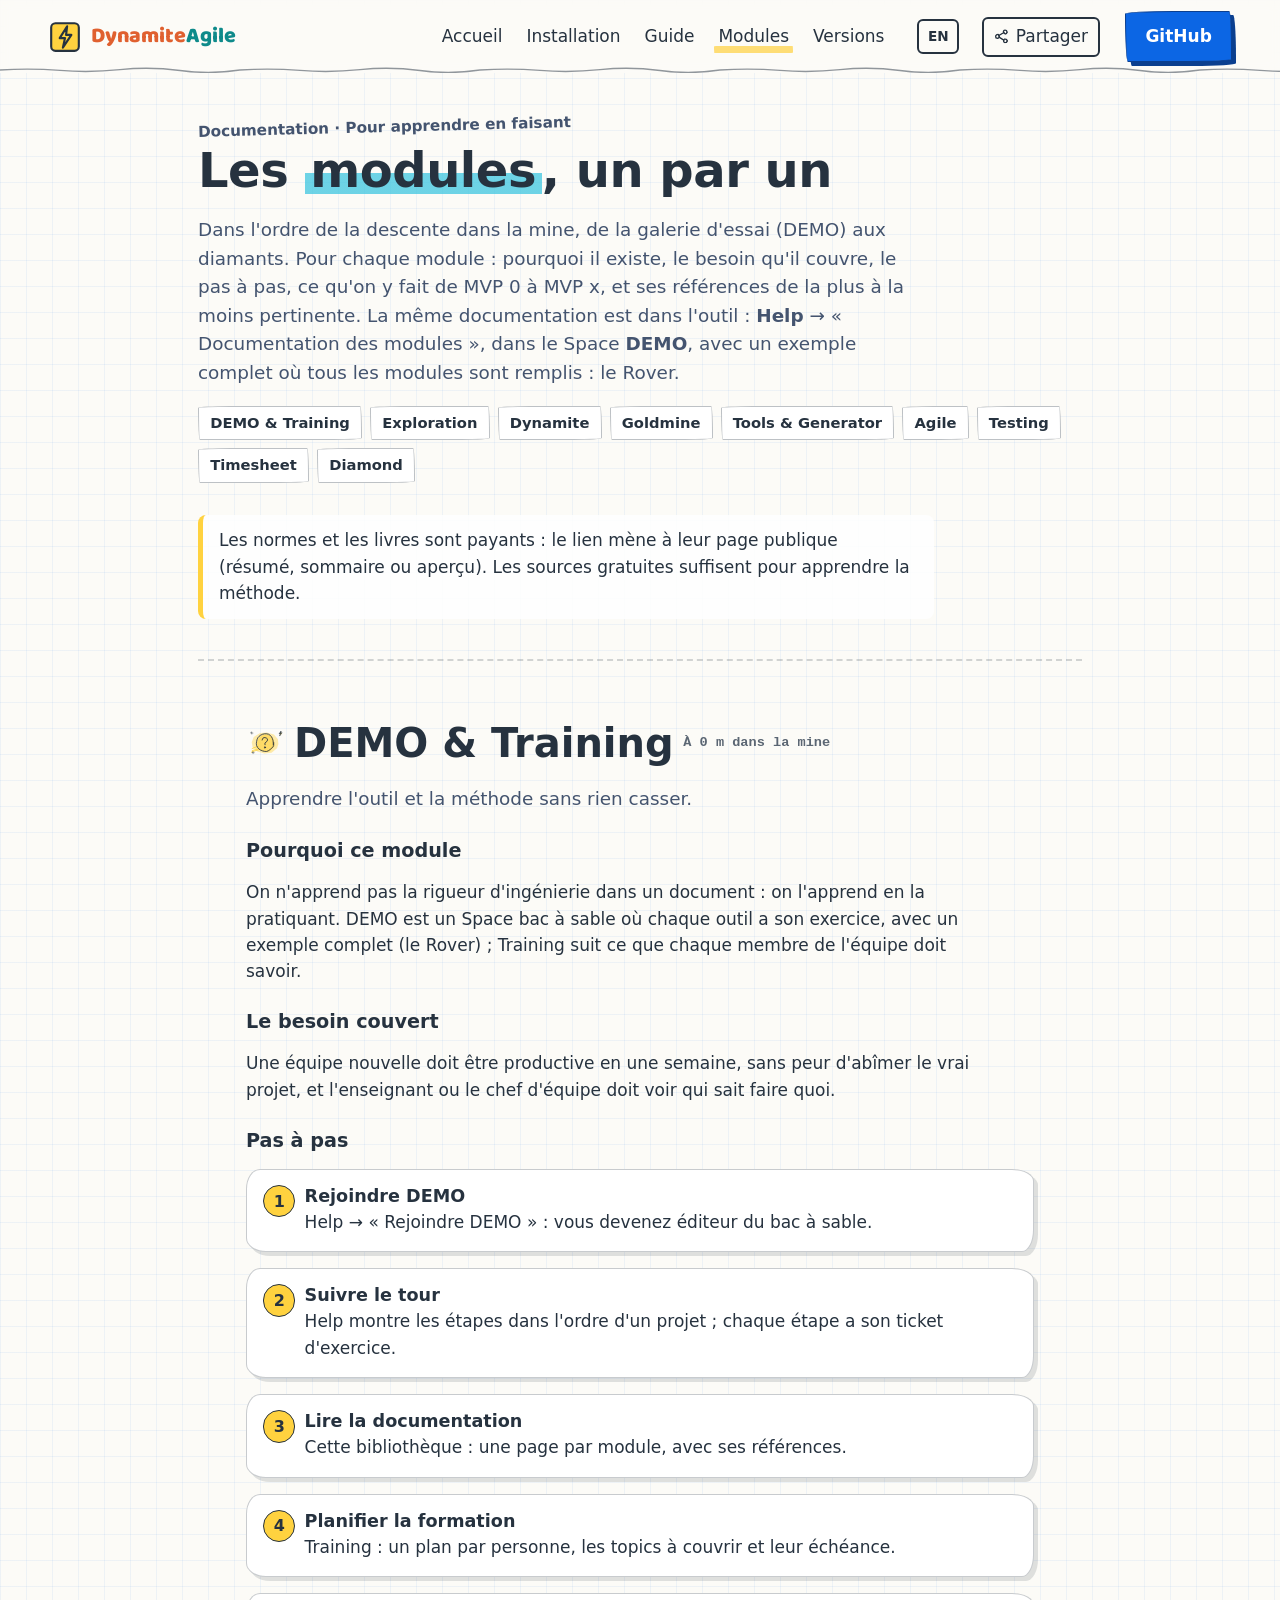
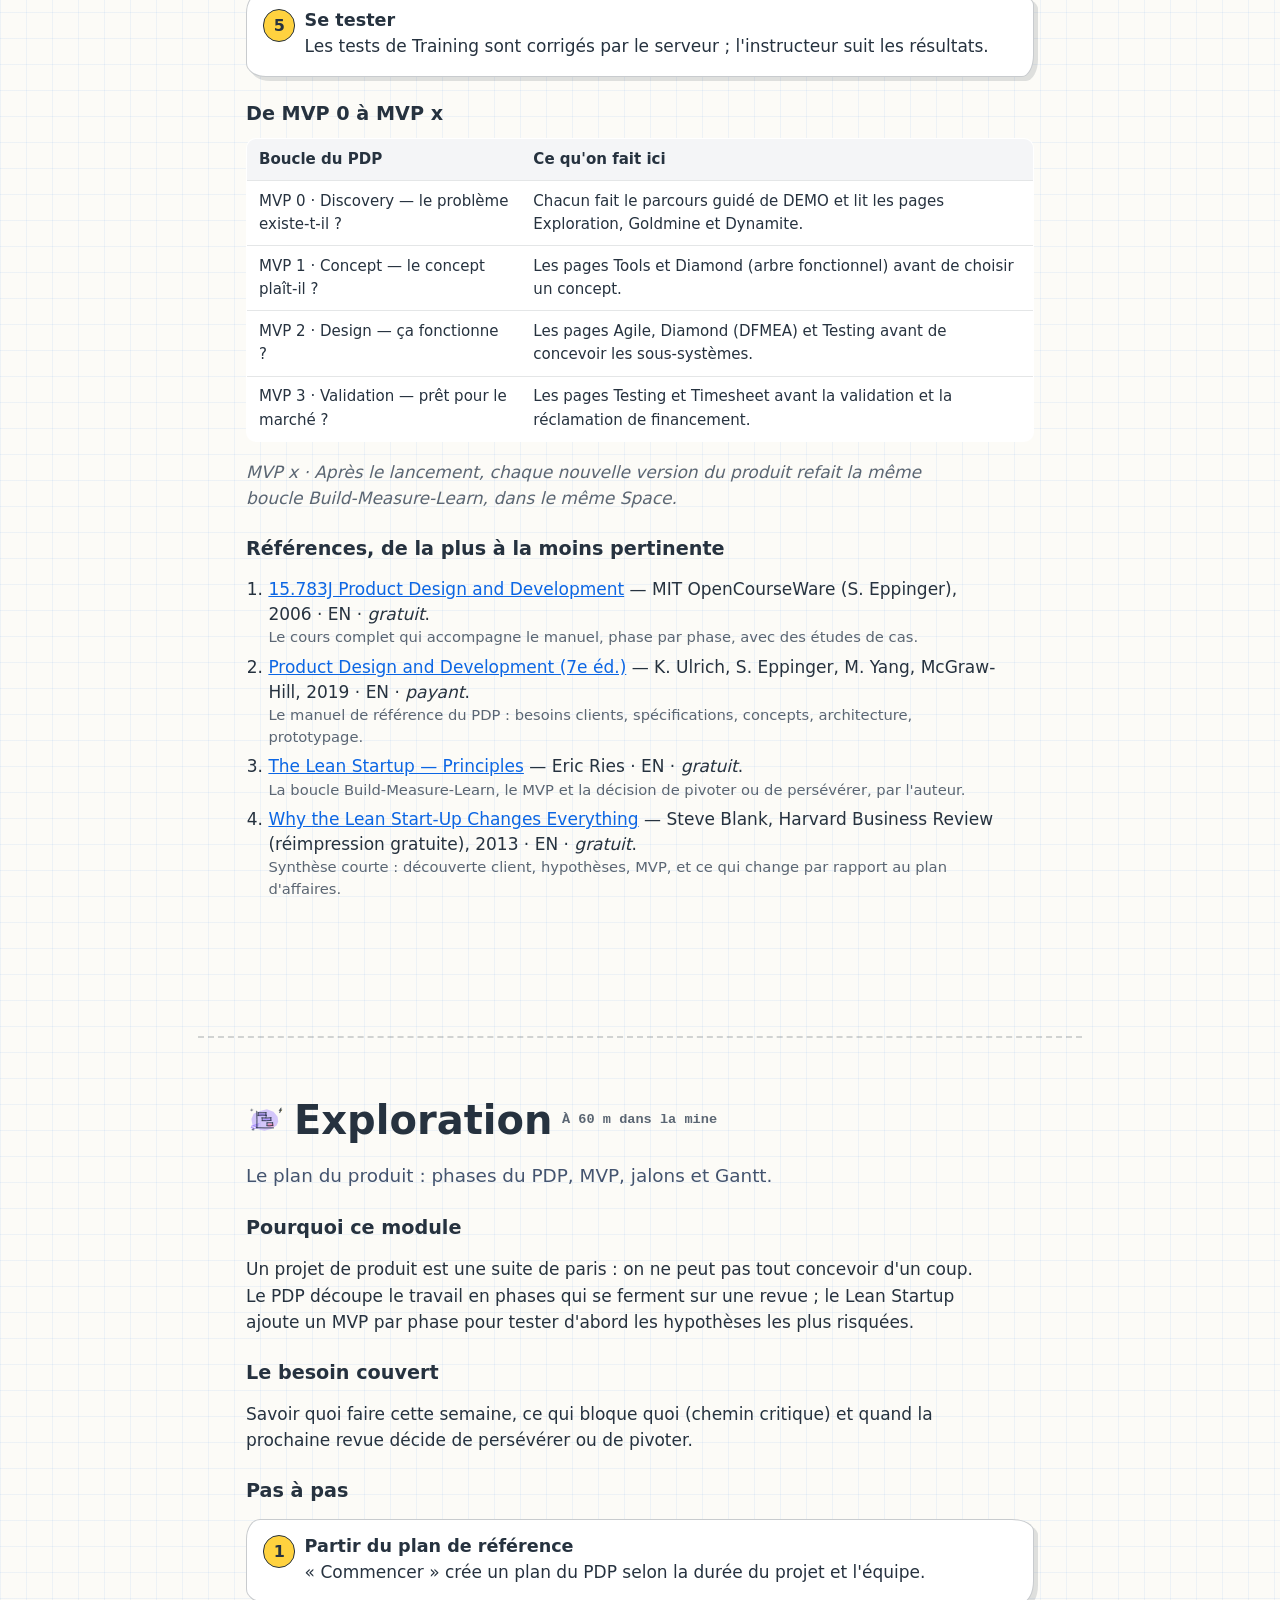
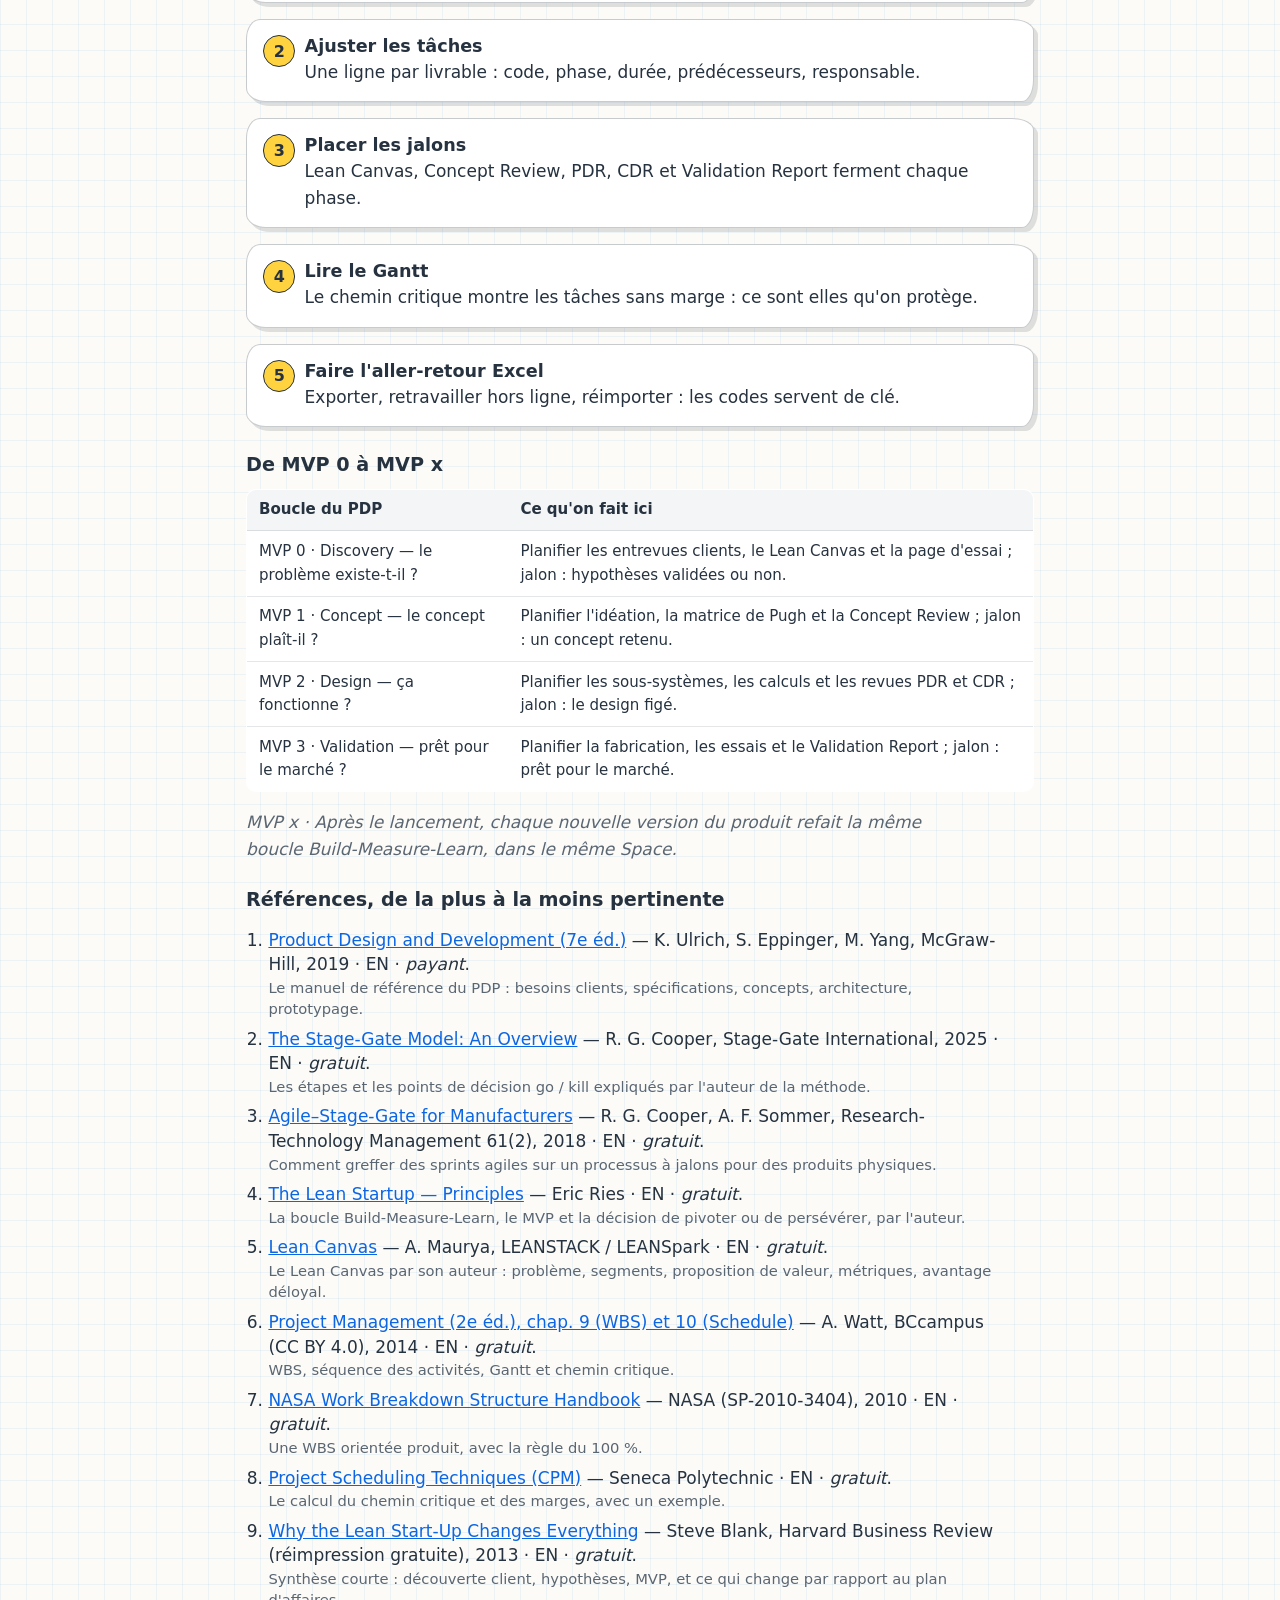
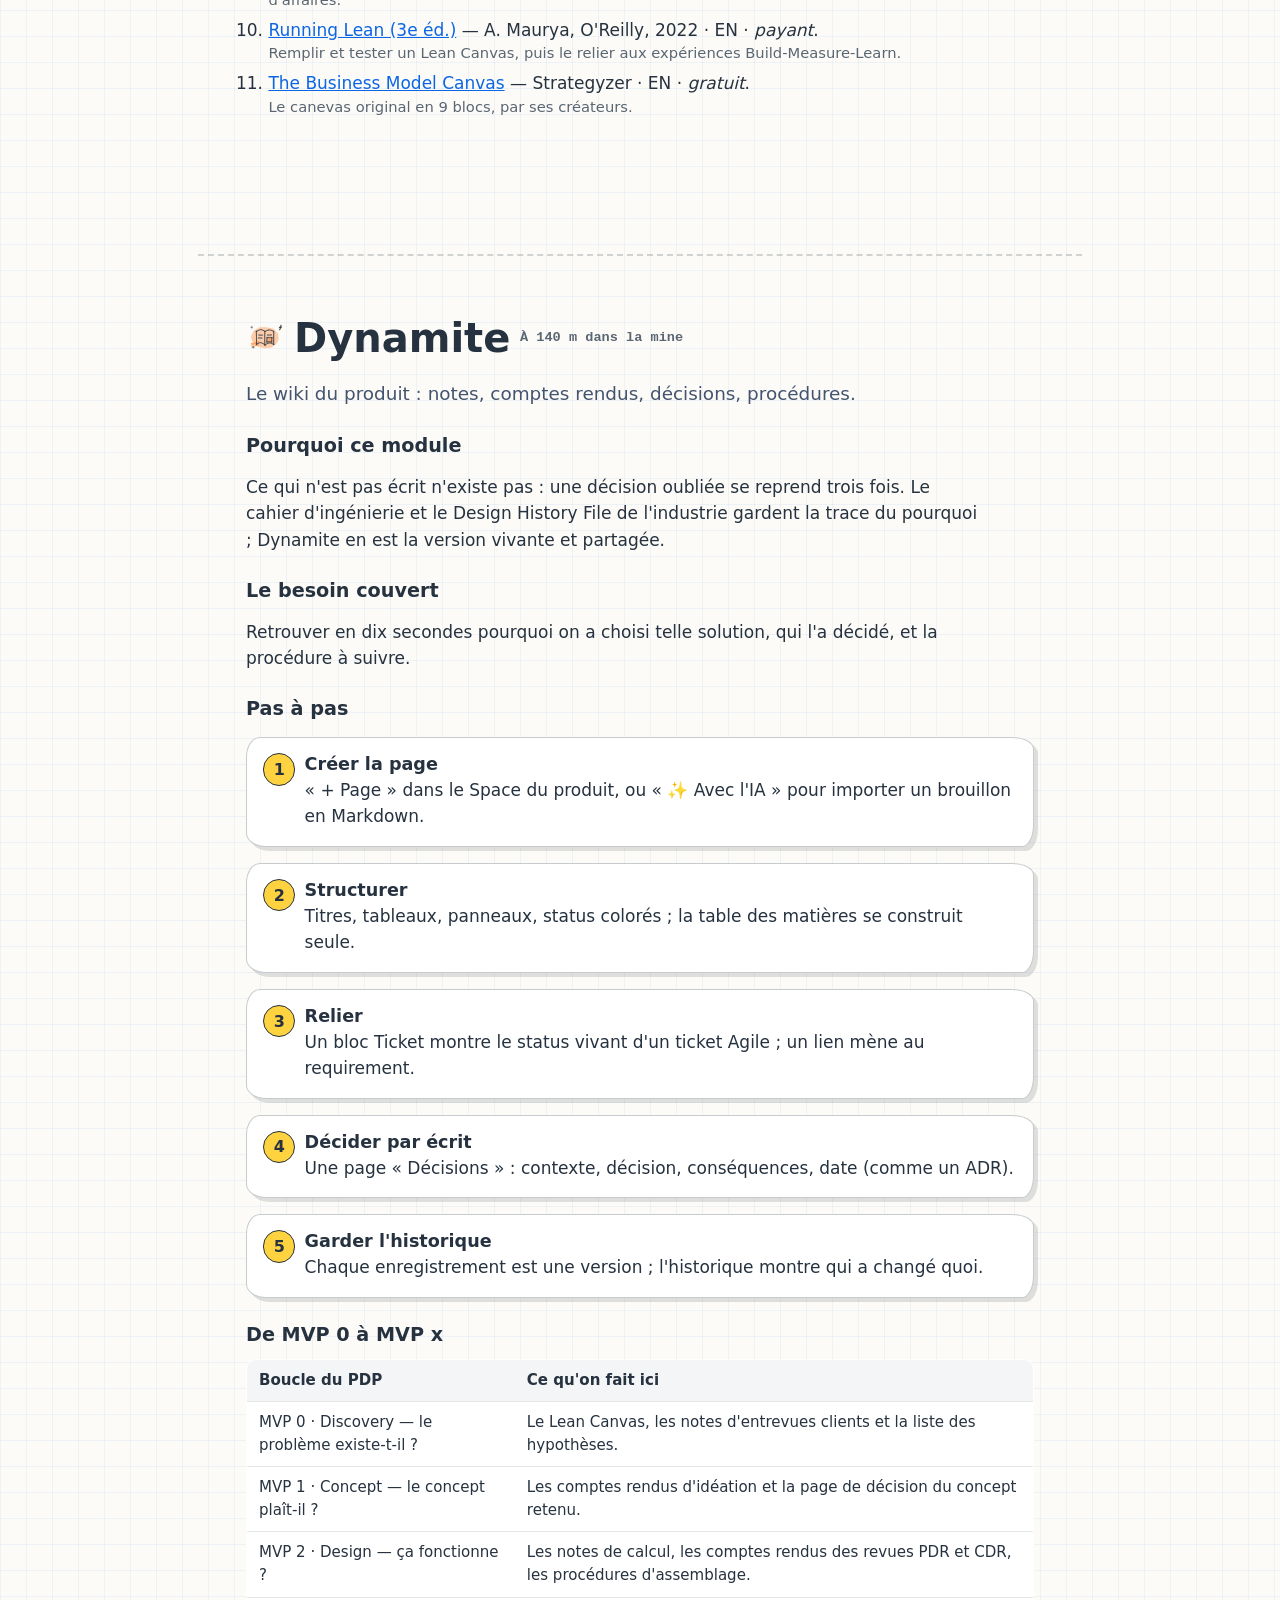
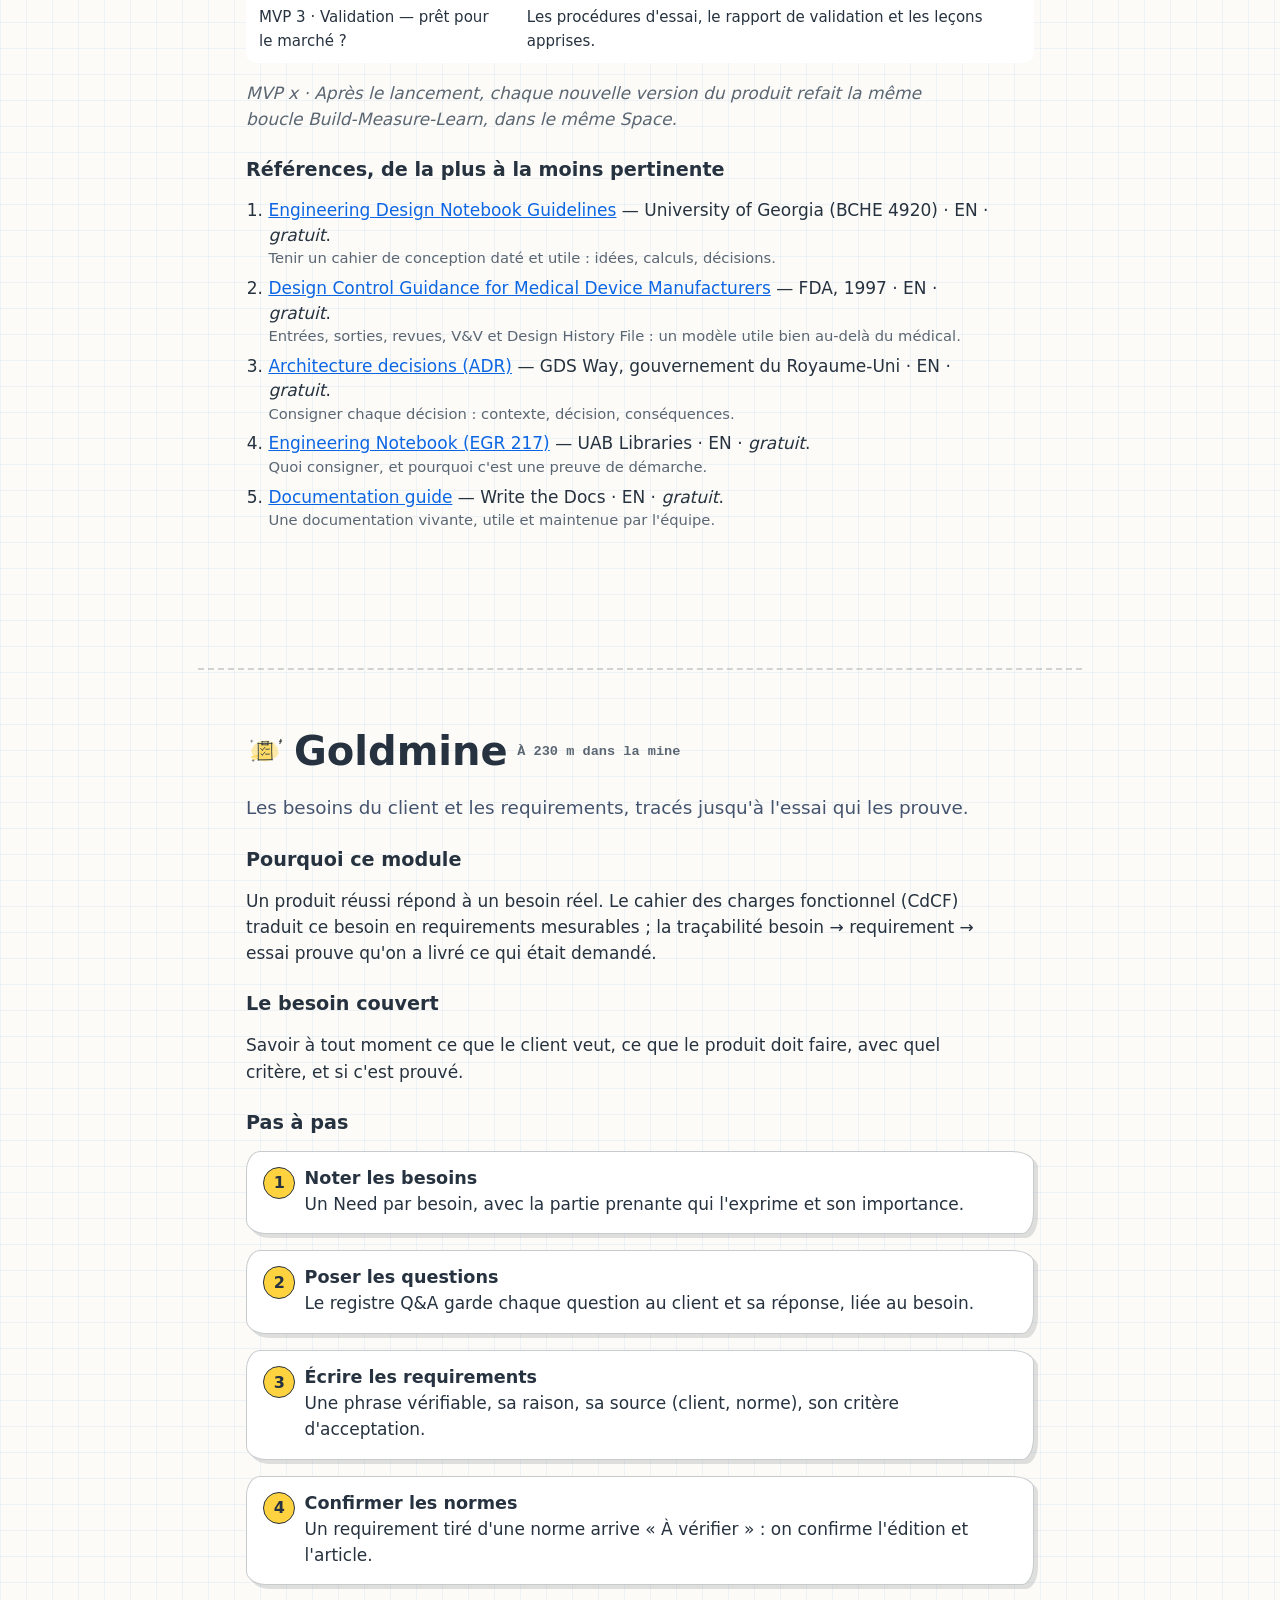
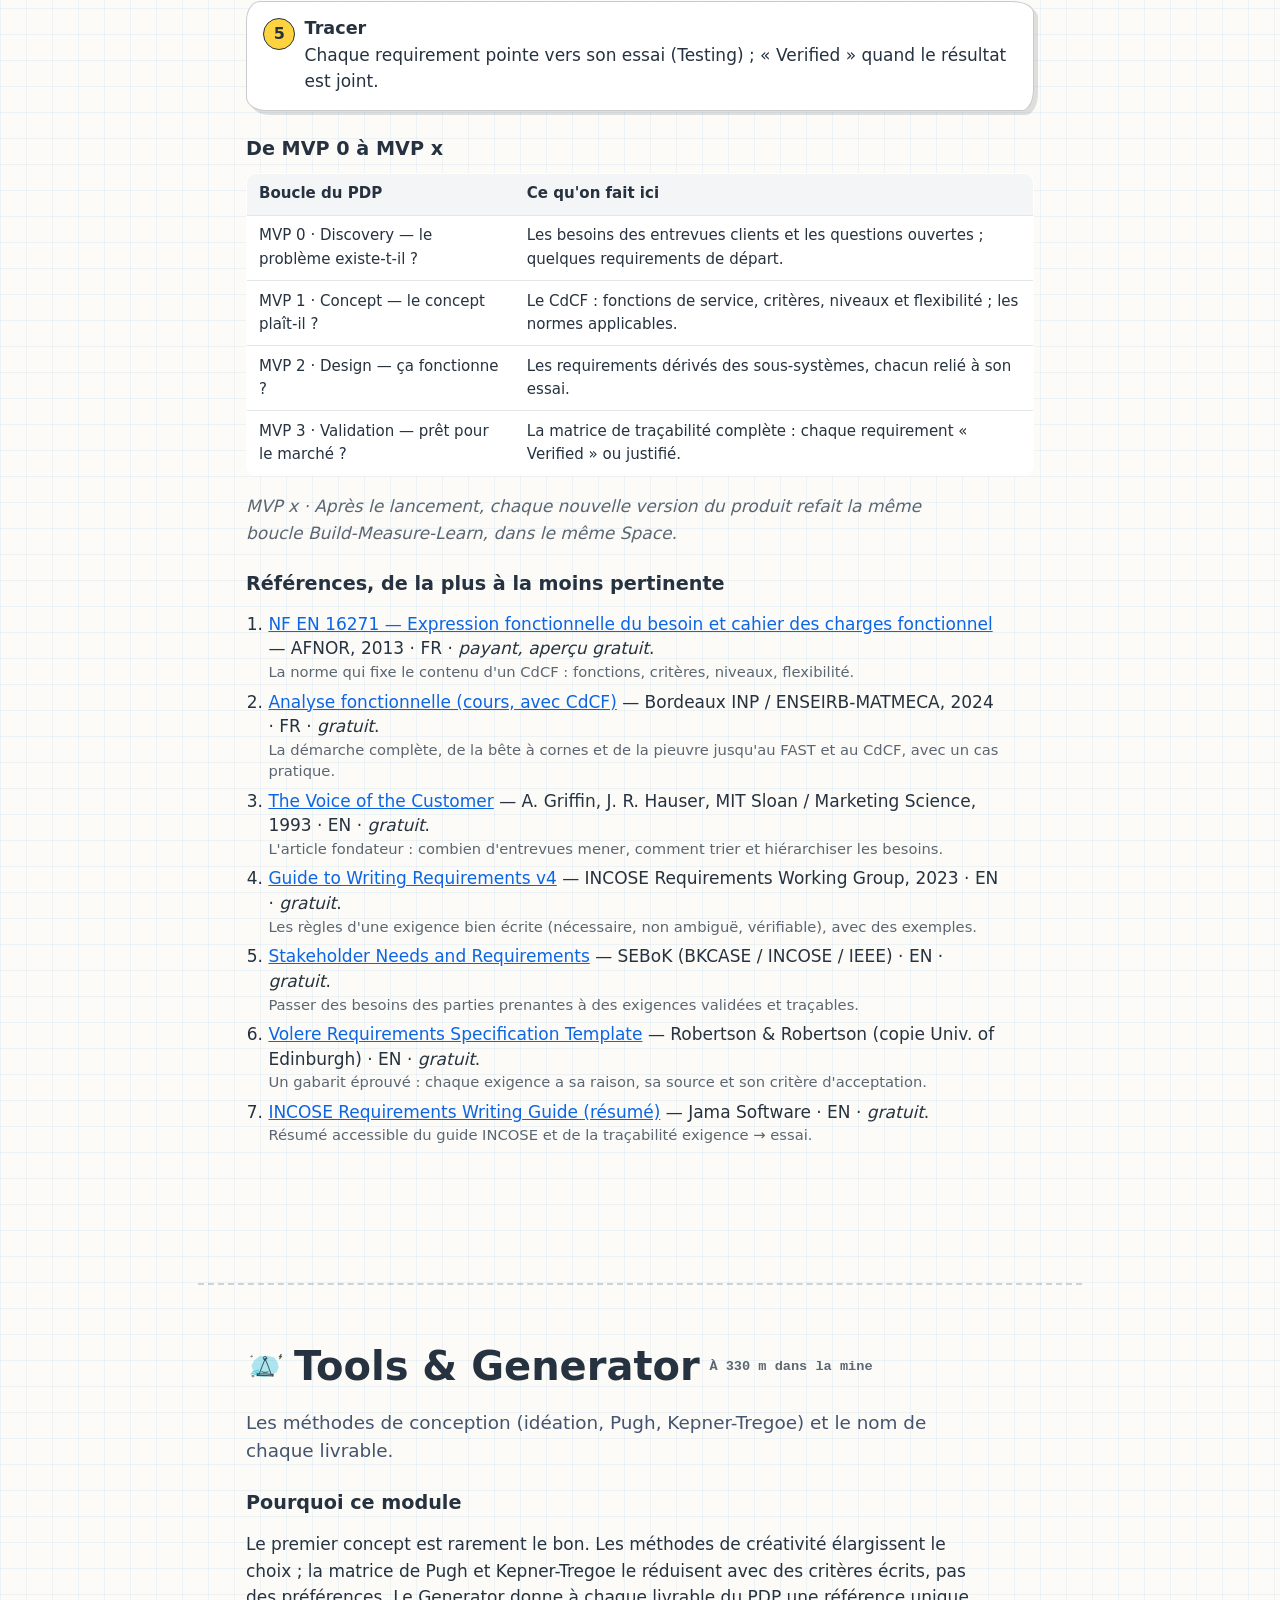
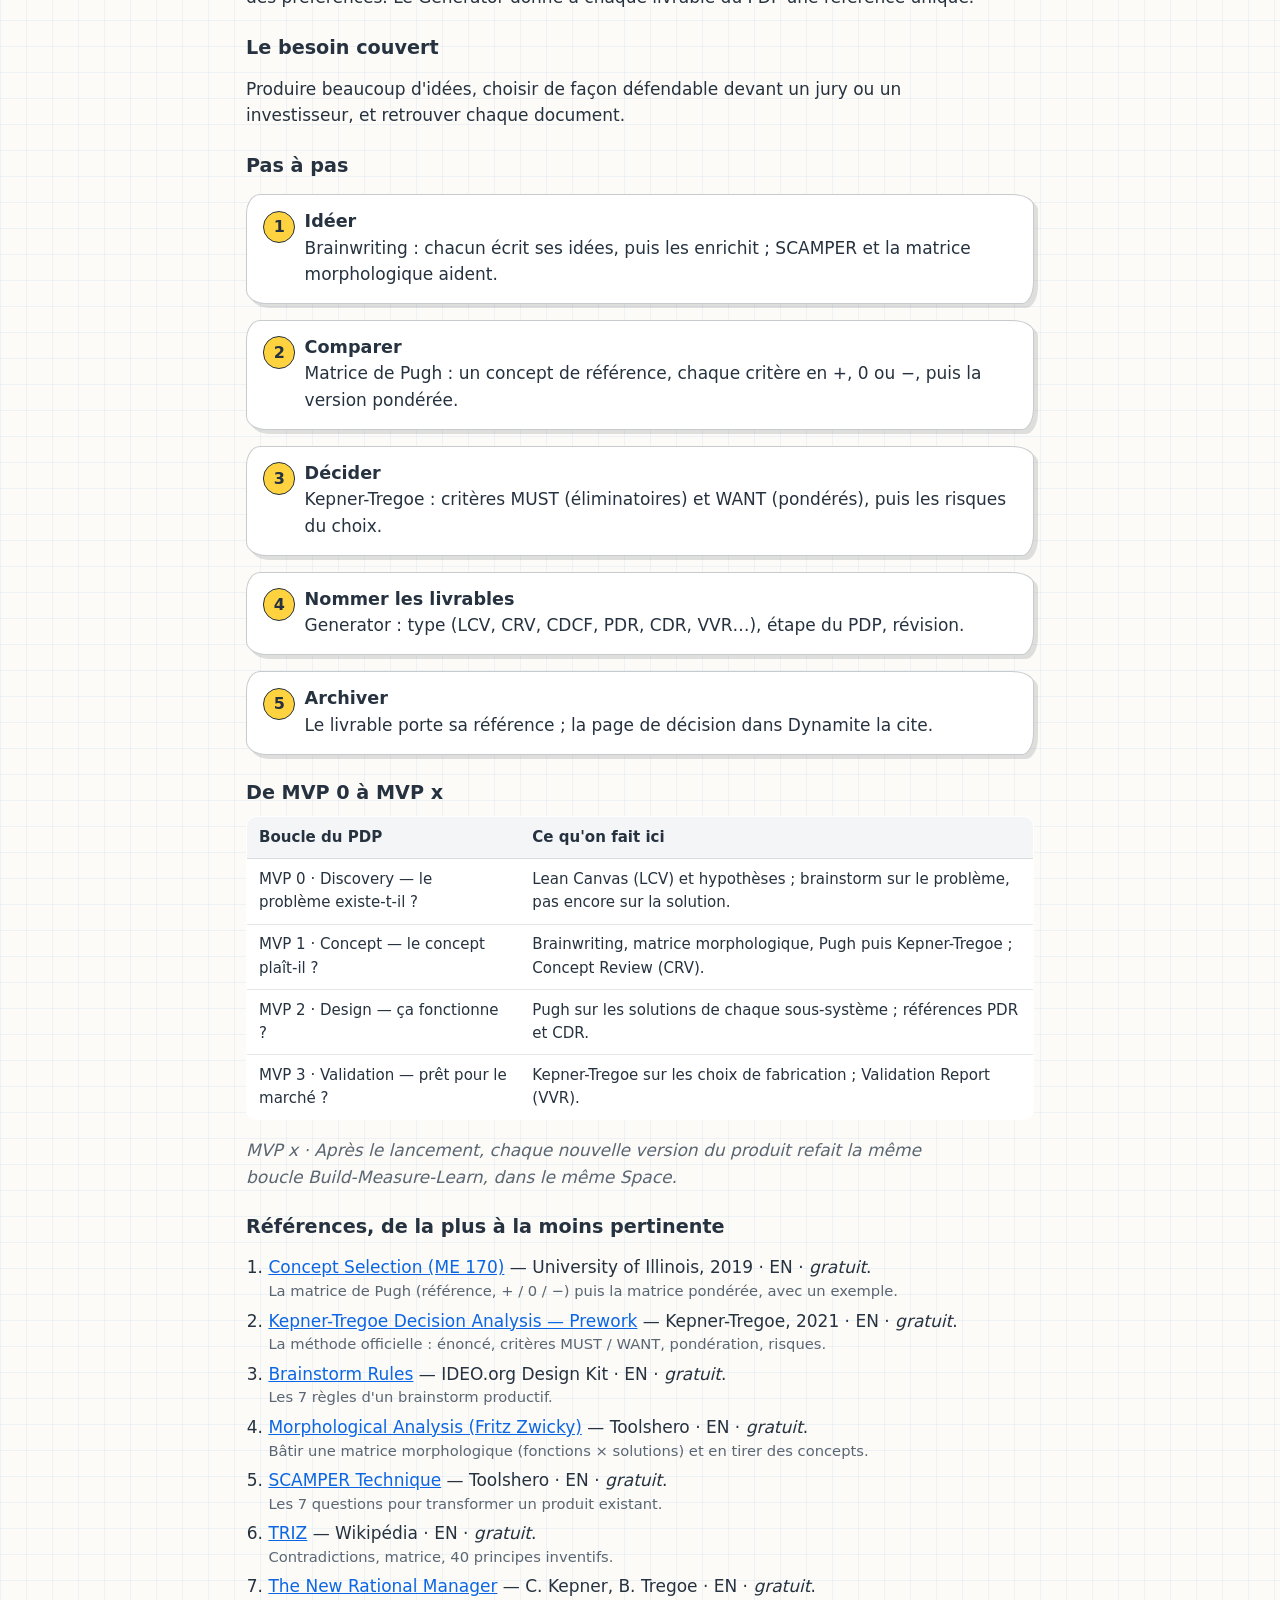
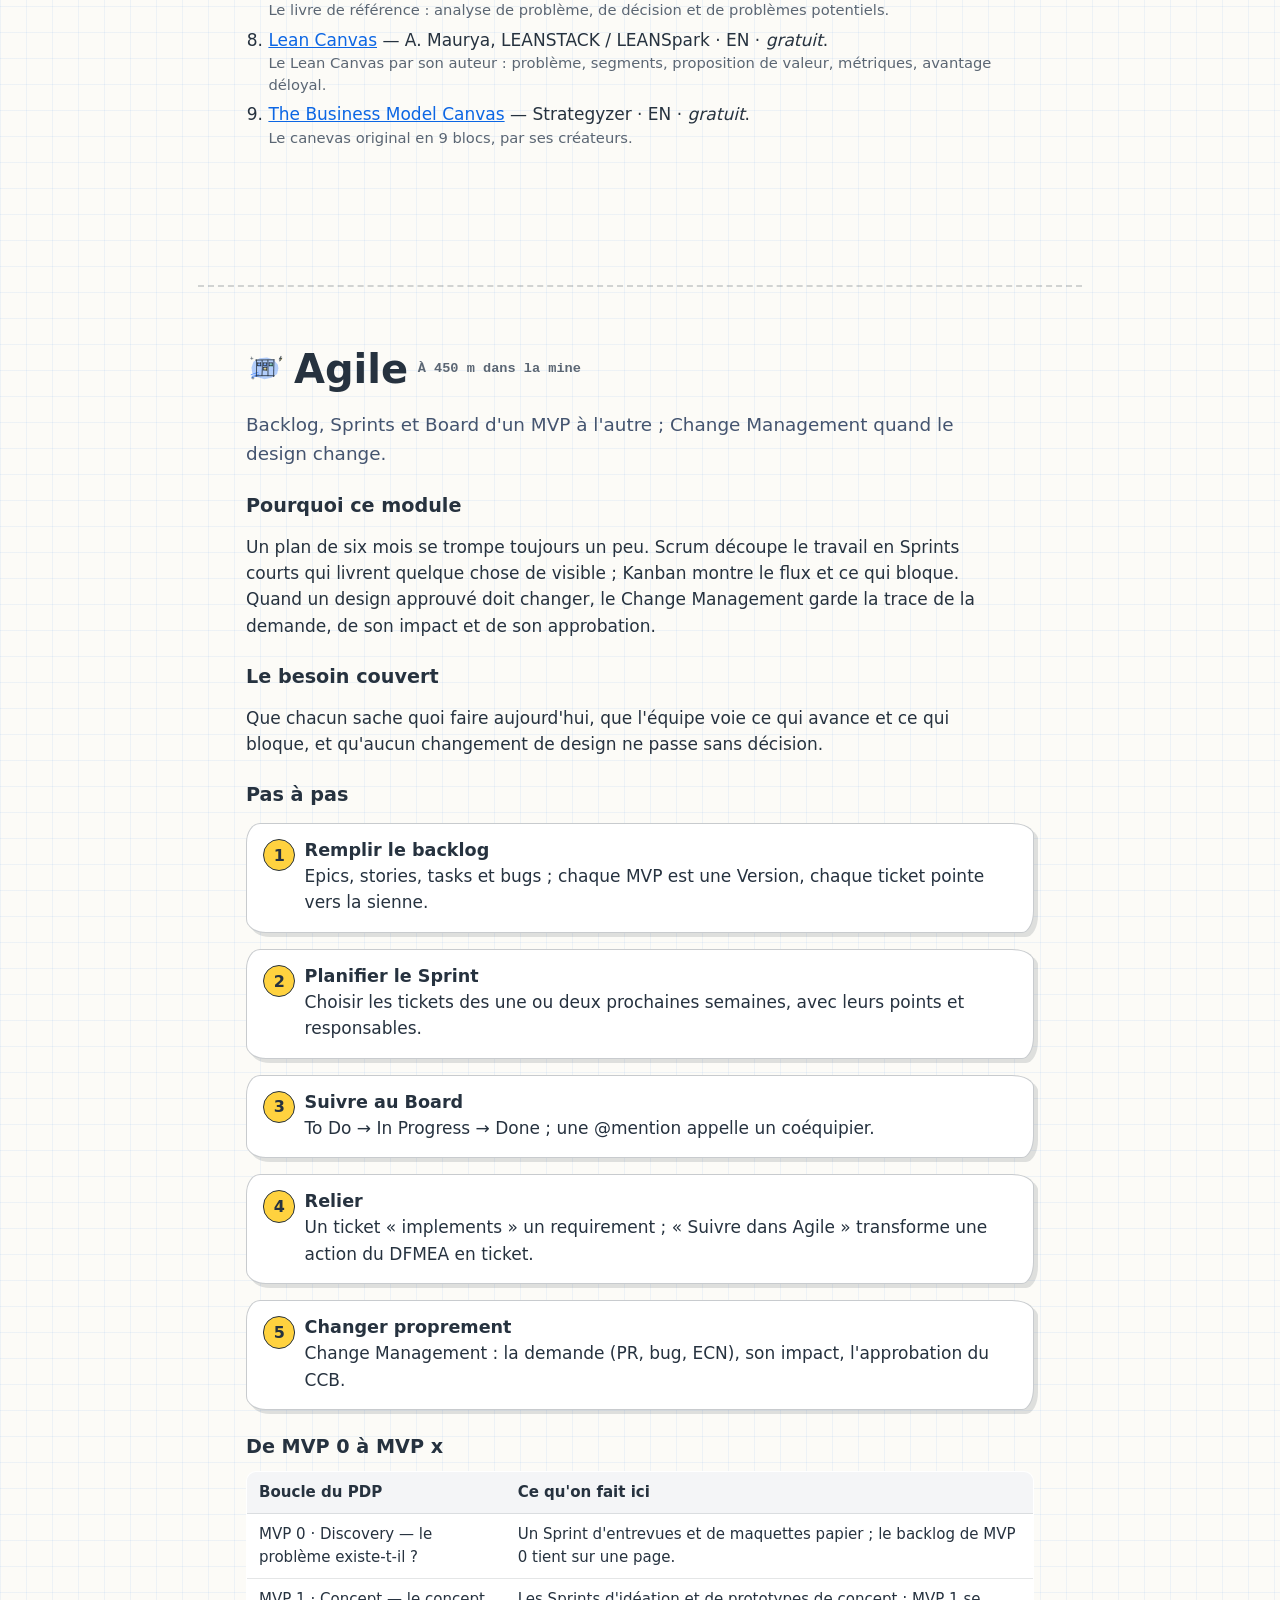
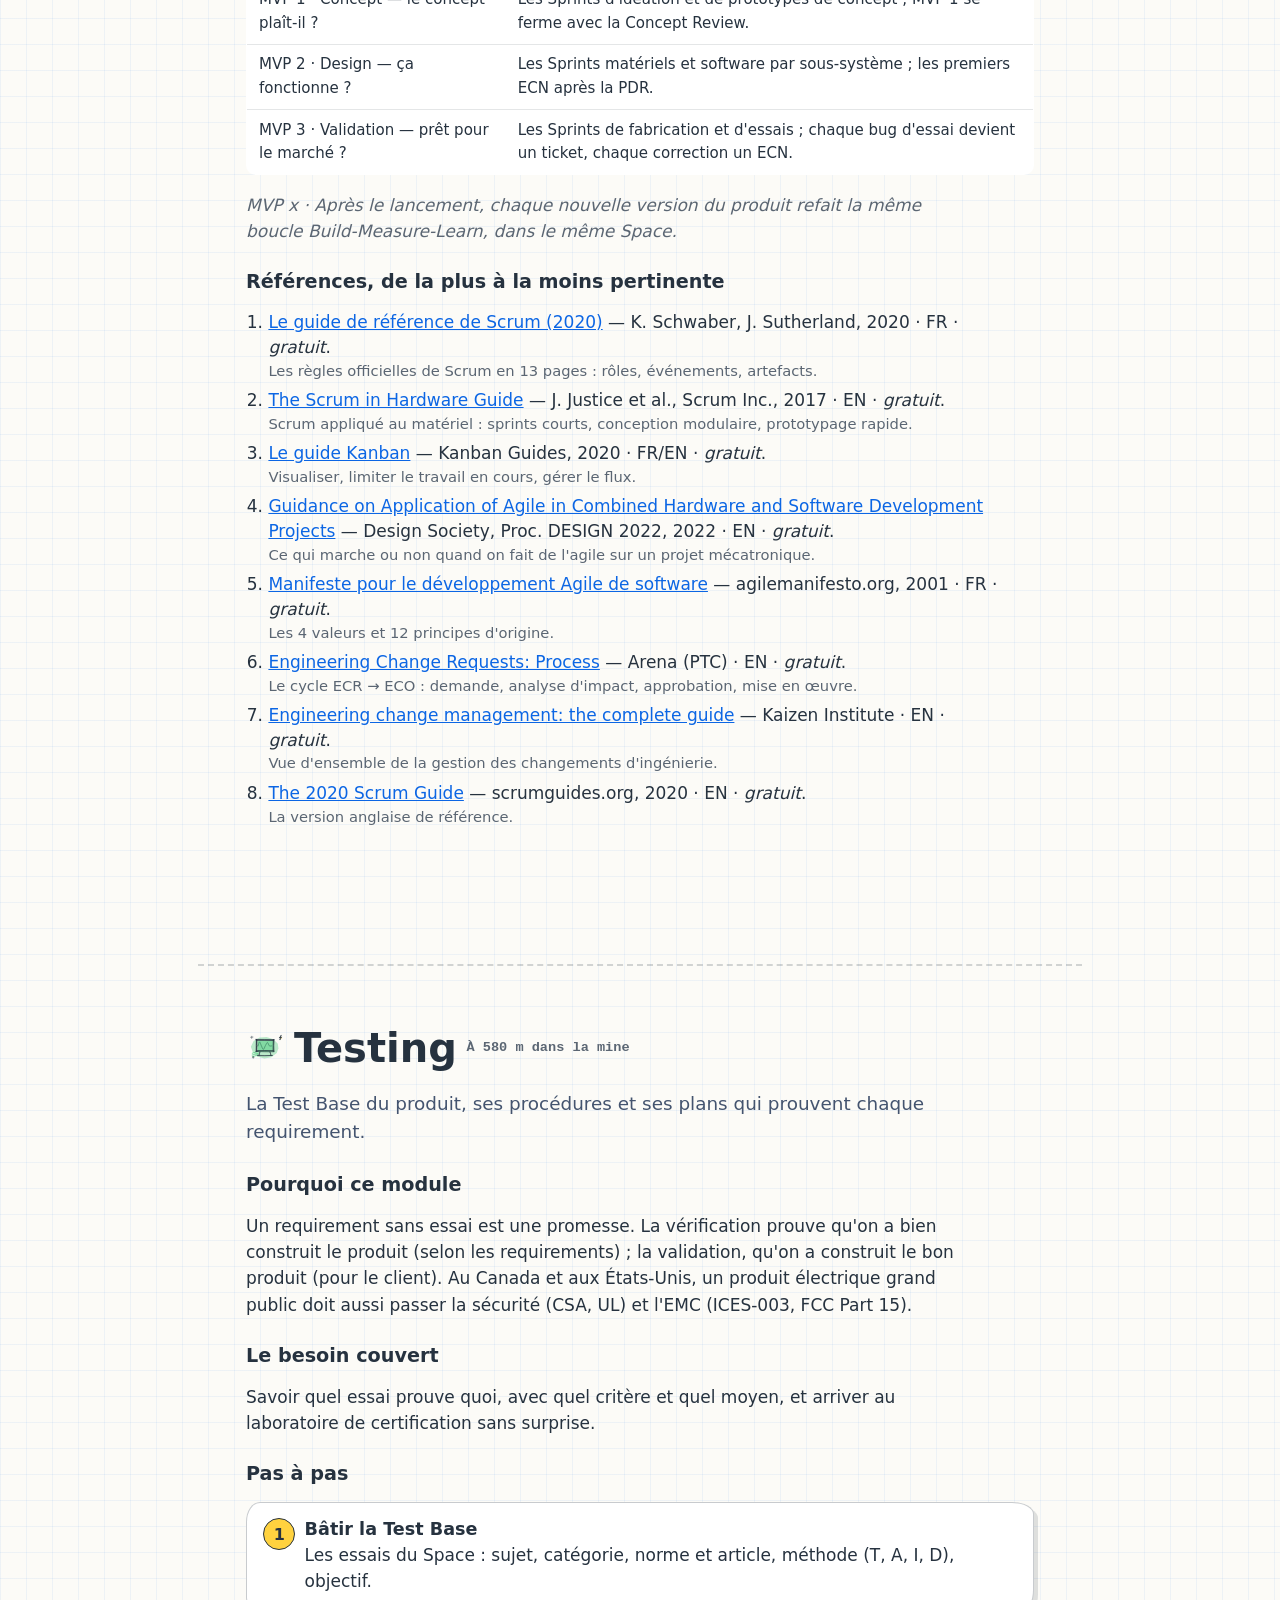
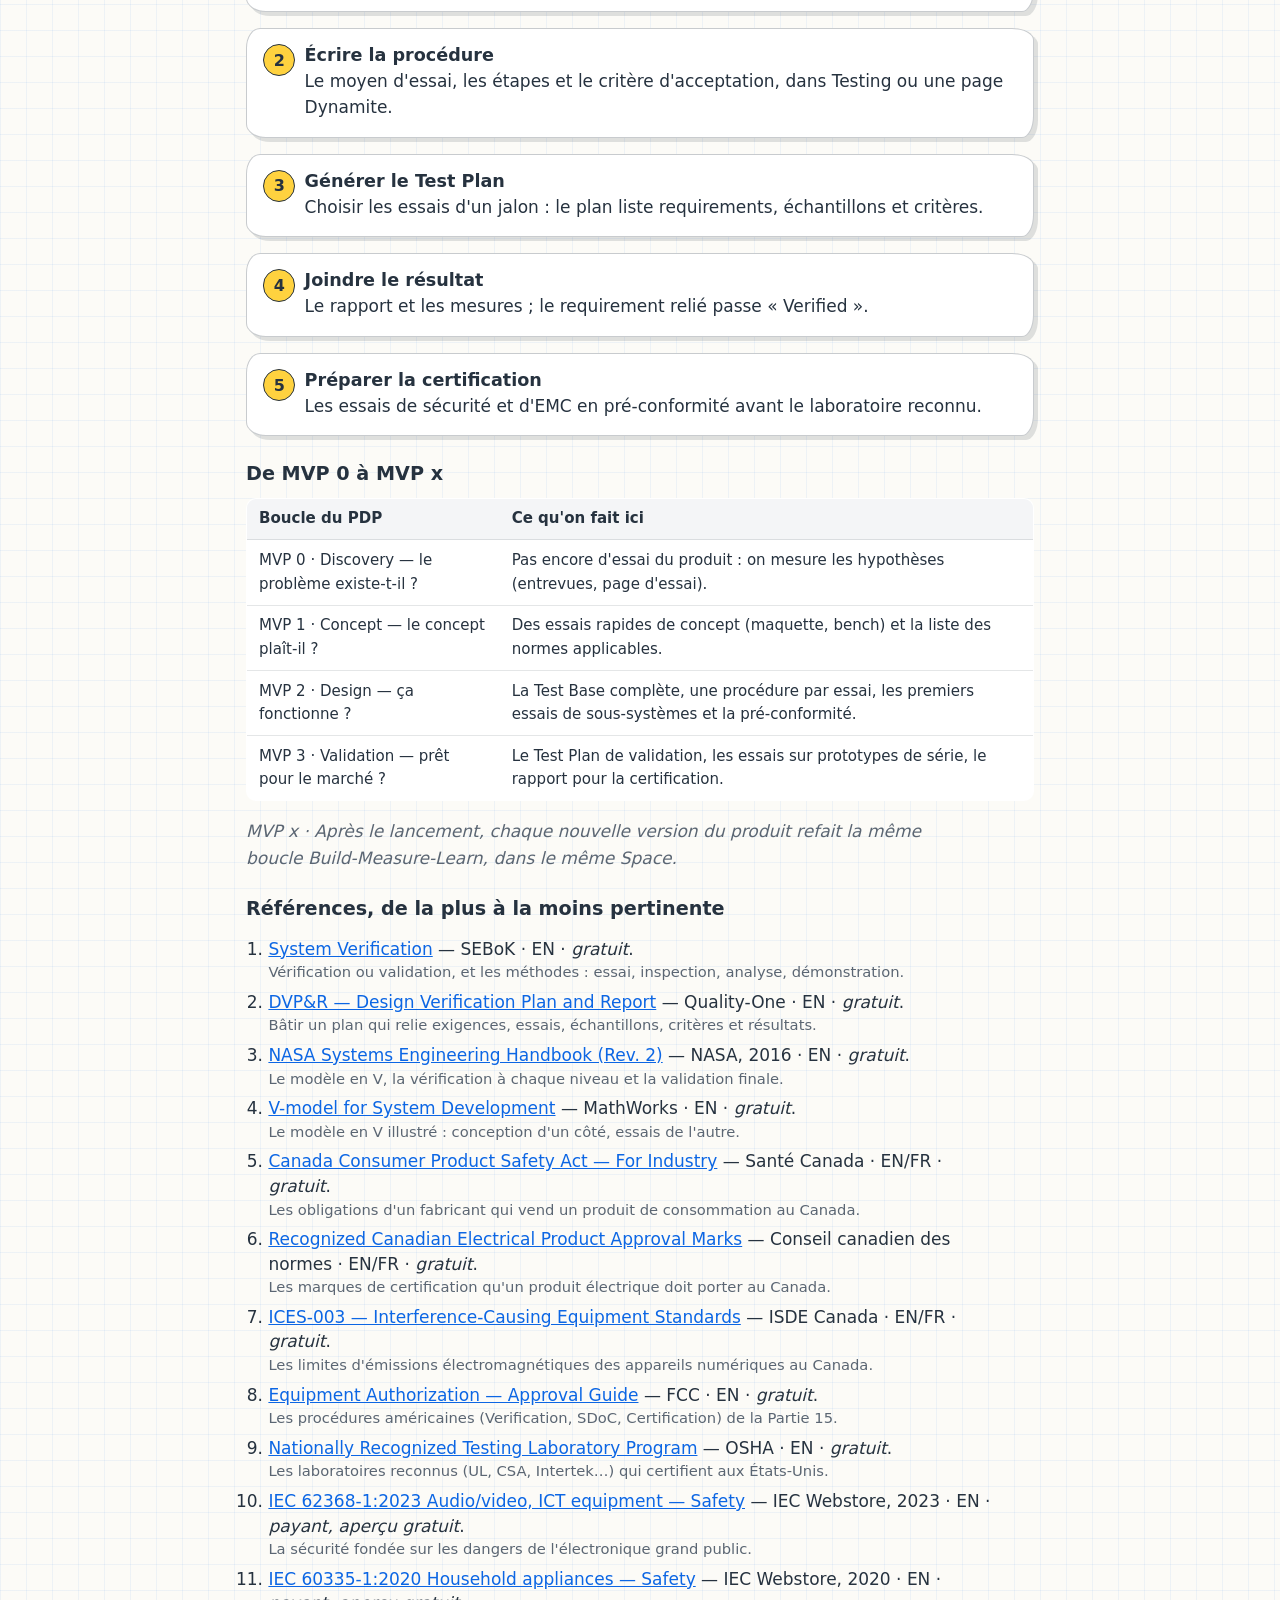
<file: site/modules.html>
<!DOCTYPE html>
<html lang="fr">
<head>
<meta charset="utf-8">
<meta name="viewport" content="width=device-width, initial-scale=1">
<title>Les modules — Dynamite | Agile</title>
<meta name="description" content="Chaque module de DynamiteAgile pour apprendre en faisant : pourquoi il existe, le besoin couvert, le pas à pas, de MVP 0 à MVP x, et ses références.">
<link rel="icon" href="data:image/svg+xml,%3Csvg xmlns='http://www.w3.org/2000/svg' viewBox='0 0 32 32'%3E%3Crect x='3' y='3' width='26' height='26' rx='3' fill='%23ffd23f' stroke='%2326323f' stroke-width='2'/%3E%3Cpath d='M18 6 L11 17 H16 L14 26 L22 14 H17 Z' fill='none' stroke='%2326323f' stroke-width='2' stroke-linejoin='round'/%3E%3C/svg%3E">
<link rel="alternate" hreflang="fr" href="https://dynamiteagile.ca/modules.html">
<link rel="alternate" hreflang="en" href="https://dynamiteagile.ca/en/modules.html">
<style>
@font-face { font-family: "DA Logo"; src: url("[data-uri]") format("woff2"); font-weight: 800; font-display: swap; }
.logo-word { font: 800 1.35rem/1 "DA Logo", var(--font, system-ui); letter-spacing: -.005em; }
.lw-d { color: #e0602f; }
.lw-a { color: #0e8a8a; }
:root {
  --paper: #fcfbf7; --grid: rgba(12, 102, 228, .06); --ink: #26323f; --ink-2: #44546f; --blue: #0c66e4;
  --y: #ffd23f; --o: #ff8a3d; --c: #3ec6e0; --g: #5fd08a; --p: #ff6f91; --v: #9b7bff; --b: #4d8dff; --t: #2ec4b6; --r: #ff5a4f;
  --hand: "Segoe Print", "Ink Free", "Bradley Hand", "Chalkboard SE", "Comic Sans MS", "Segoe UI", system-ui, sans-serif;
  --sans: "Segoe UI Variable Text", "Segoe UI", system-ui, -apple-system, "Helvetica Neue", Arial, sans-serif;
  --r-hand: 255px 15px 225px 15px / 15px 225px 15px 255px; --r-card: 14px 22px 12px 20px / 20px 12px 22px 14px;
  --shadow: 4px 4px 0 rgba(38, 50, 63, .14); --pop: cubic-bezier(.34, 1.56, .64, 1);
}
* { box-sizing: border-box; }
html { scroll-behavior: smooth; }
body { margin: 0; font: 17px/1.55 var(--sans); color: var(--ink); background: var(--paper);
  background-image: linear-gradient(var(--grid) 1px, transparent 1px), linear-gradient(90deg, var(--grid) 1px, transparent 1px);
  background-size: 26px 26px; overflow-x: hidden; }
a { color: var(--blue); }
.hand { font-family: var(--hand); }
.hl { background: linear-gradient(transparent 55%, color-mix(in srgb, var(--hlc, var(--y)) 75%, transparent) 55% 92%, transparent 92%);
  padding: 0 .12em; }
.ico { width: 1.4em; height: 1.4em; vertical-align: -.3em; flex: none; }
#energy { position: fixed; inset: 0; z-index: 0; pointer-events: none; }
main, header, footer { position: relative; z-index: 1; }

/* ---------- top ---------- */
.top { position: sticky; top: 0; z-index: 20; display: flex; align-items: center; gap: 1.2rem; padding: .7rem clamp(1rem, 4vw, 3rem);
  background: rgba(252, 251, 247, .88); backdrop-filter: blur(6px); }
.top::after { content: ""; position: absolute; left: 0; right: 0; bottom: 0; height: 6px;
  background: url("data:image/svg+xml,%3Csvg xmlns='http://www.w3.org/2000/svg' width='240' height='6'%3E%3Cpath d='M0 3 Q30 1 60 3.4 T120 2.6 T180 3.5 T240 3' fill='none' stroke='%2326323f' stroke-opacity='.5' stroke-width='1.4' stroke-linecap='round'/%3E%3C/svg%3E") repeat-x; }
.logo { display: flex; align-items: center; gap: .55rem; font: 700 1.15rem var(--hand); text-decoration: none; color: var(--ink); }
.logo-mark { width: 34px; height: 34px; }
.top nav { display: flex; gap: .2rem; margin-left: auto; flex-wrap: wrap; }
.top nav a { position: relative; padding: .35rem .65rem; color: var(--ink); text-decoration: none; font-weight: 500; z-index: 0; }
.top nav a::after { content: ""; position: absolute; left: .4rem; right: .4rem; bottom: .15rem; height: .45rem; z-index: -1;
  background: var(--y); opacity: .7; border-radius: var(--r-hand); transform: scaleX(0); transform-origin: left; transition: transform .25s ease; }
.top nav a:hover::after, .top nav a.on::after { transform: scaleX(1); }
.btn { display: inline-flex; align-items: center; gap: .5rem; padding: .7rem 1.2rem; border: 1.8px solid var(--ink);
  border-radius: var(--r-hand); background: #fff; color: var(--ink); font-weight: 650; text-decoration: none; cursor: pointer;
  box-shadow: var(--shadow); transition: transform .2s var(--pop), box-shadow .2s ease; }
.btn:hover { transform: translate(-2px, -3px) rotate(-.6deg); box-shadow: 7px 7px 0 rgba(38, 50, 63, .16); }
.btn-primary { background: var(--blue); color: #fff; border-color: #0b3f8f; box-shadow: 4px 4px 0 #0b3f8f; }
.btn-primary:hover { box-shadow: 7px 7px 0 #0b3f8f; }

/* ---------- hero ---------- */
.hero { display: grid; grid-template-columns: minmax(0, 1fr) minmax(0, 1.1fr); gap: 2rem; align-items: center;
  max-width: 1240px; margin: 0 auto; padding: clamp(2rem, 6vw, 5rem) clamp(1rem, 4vw, 3rem) 3rem; min-height: 86vh; }
.kicker { font: 600 .95rem var(--hand); color: var(--ink-2); transform: rotate(-1.5deg); display: inline-block; }
h1 { font: 700 clamp(2.1rem, 4.6vw, 3.6rem)/1.12 var(--hand); margin: .3rem 0 1rem; letter-spacing: -.01em; }
.lead { font-size: 1.15rem; color: var(--ink-2); max-width: 36rem; }
.cta { display: flex; gap: .9rem; flex-wrap: wrap; margin-top: 1.6rem; }
.hero-art svg { width: 100%; height: auto; overflow: visible; }
.hero-art .draw path[fill="none"] { stroke-dasharray: 1400; stroke-dashoffset: 1400; animation: draw 2.6s ease-out forwards; }
.hero-art .draw path[fill]:not([fill="none"]) { opacity: 0; animation: fade .8s ease-out forwards; animation-delay: 1.6s; }
@keyframes draw { to { stroke-dashoffset: 0; } }
@keyframes fade { to { opacity: 1; } }
.scroll-hint { display: block; margin: 1.8rem 0 0; font: 600 .9rem var(--hand); color: var(--ink-2); animation: bob 1.8s ease-in-out infinite; }
@keyframes bob { 50% { transform: translateY(6px); } }

/* ---------- sections ---------- */
section { max-width: 1240px; margin: 0 auto; padding: 4.5rem clamp(1rem, 4vw, 3rem); }
h2 { font: 700 clamp(1.7rem, 3.2vw, 2.5rem)/1.2 var(--hand); margin: 0 0 .6rem; }
.sub { color: var(--ink-2); max-width: 44rem; margin: 0 0 2rem; }
.reveal { opacity: 0; transform: translateY(26px) rotate(-.4deg); transition: opacity .7s ease, transform .7s var(--pop); }
.reveal.in { opacity: 1; transform: none; }

/* before / after */
.pains { display: grid; grid-template-columns: repeat(auto-fit, minmax(220px, 1fr)); gap: 1.2rem; }
.pain { position: relative; padding: 1.2rem 1.2rem 1.1rem; background: #fff; border: 1.6px solid rgba(38, 50, 63, .3);
  border-radius: var(--r-card); box-shadow: var(--shadow); }
.pain .was { font: 600 1rem var(--hand); color: #8a95a3; position: relative; display: inline-block; }
.pain .was::after { content: ""; position: absolute; left: -4px; right: -4px; top: 55%; height: 3px; background: var(--r);
  border-radius: 3px; transform: scaleX(0) rotate(-3deg); transform-origin: left; transition: transform .6s ease .3s; }
.pain.in .was::after { transform: scaleX(1) rotate(-3deg); }
.pain .now { margin: .6rem 0 0; font-weight: 650; }
.pain .now span { --hlc: var(--g); }

/* ---------- journey: sticky screen + steps; a cursor plays each tool's gesture (journey.js) ---------- */
.journey { display: grid; grid-template-columns: minmax(0, .9fr) minmax(0, 1.1fr); gap: 2.5rem; align-items: start; }
.steps { display: flex; flex-direction: column; gap: 38vh; padding: 10vh 0 30vh; }
.step { padding: 1.2rem 1.3rem; background: rgba(255, 255, 255, .86); border: 1.6px solid rgba(38, 50, 63, .25); border-radius: var(--r-card);
  box-shadow: var(--shadow); opacity: .35; transform: scale(.97); transition: opacity .4s ease, transform .4s var(--pop), border-color .3s; }
.step.on { opacity: 1; transform: none; border-color: var(--ink); }
.step .time { font: 700 .95rem var(--hand); color: var(--ink-2); }
.step h3 { display: flex; align-items: center; gap: .5rem; margin: .2rem 0 .4rem; font-size: 1.3rem; }
.step p { margin: 0; color: var(--ink-2); }
.step .gain { display: inline-block; margin-top: .6rem; font: 600 .9rem var(--hand); --hlc: var(--g); }
.stage { position: sticky; top: 14vh; }
.screen { position: relative; height: 470px; background: #fff; border: 2px solid var(--ink); border-radius: var(--r-card);
  box-shadow: 8px 8px 0 rgba(38, 50, 63, .16); overflow: hidden; pointer-events: none; user-select: none; }
.screen::before { content: ""; position: absolute; top: -12px; left: 40px; width: 96px; height: 22px; background: color-mix(in srgb, var(--y) 70%, transparent);
  transform: rotate(-4deg); z-index: 3; }
.bar { display: flex; align-items: center; gap: .45rem; height: 40px; padding: 0 .8rem; border-bottom: 1.4px solid rgba(38, 50, 63, .25);
  font: 600 .8rem var(--sans); }
.bar .tab { display: inline-flex; align-items: center; gap: .25rem; padding: .15rem .35rem; border-radius: var(--r-hand); color: var(--ink-2);
  transition: background-color .15s ease, color .15s ease; }
.bar .tab.on { color: var(--ink); background: color-mix(in srgb, var(--acc, var(--b)) 45%, transparent); }
.bar .ico { width: 16px; height: 16px; }
/* a page swap inside one window: only the body crossfades, with a small rise */
.scene { position: absolute; inset: 40px 0 0; padding: 1rem 1.1rem; opacity: 0; transform: translateY(8px); transition: opacity .2s ease, transform .2s ease;
  font-size: .9rem; }
.scene.on { opacity: 1; transform: none; }
.scene.snap, .scene.snap * { transition: none !important; animation: none !important; }  /* a state set while hidden */
.mini-h { font: 700 1.05rem var(--hand); margin: 0 0 .7rem; display: inline-block; background: linear-gradient(transparent 58%, color-mix(in srgb, var(--acc, var(--b)) 55%, transparent) 58% 90%, transparent 90%); }
.rows { display: grid; gap: .45rem; }
.row { display: grid; grid-template-columns: 70px 1fr auto; gap: .6rem; align-items: center; padding: .45rem .55rem; border: 1.2px solid rgba(38, 50, 63, .18);
  border-radius: 8px; background: #fff; }
.row.two { grid-template-columns: 1fr auto; }
.row code { font: 600 .78rem "Cascadia Mono", Consolas, monospace; color: var(--blue); }
/* fixed heights: a ✓ drawn from a fallback font must not make a line taller when a label changes */
.chip { display: inline-flex; align-items: center; height: 1.3rem; padding: 0 .45rem; border-radius: var(--r-hand); font: 700 .72rem/1 var(--sans);
  background: #eef1f5; white-space: nowrap; transition: background-color .2s ease, color .2s ease; }
.chip.y { background: #fff1bf; color: #8a5a00; } .chip.g { background: #dcf7e6; color: #1a6e3e; } .chip.b { background: #e3eeff; color: #0a58ad; }
/* the small buttons of the mock-up: the page's .btn at the size of an application */
.screen .btn { height: 1.85rem; padding: 0 .6rem; font-size: .76rem; line-height: 1; border-width: 1.4px; box-shadow: 2px 2px 0 rgba(38, 50, 63, .16); gap: .3rem; white-space: nowrap;
  transition: transform .08s ease-out, box-shadow .08s ease-out, background-color .2s ease, color .2s ease, border-color .2s ease; }
.screen .btn-primary { box-shadow: 2px 2px 0 #0b3f8f; }
.screen .btn[data-pressed] { transform: translate(1px, 1px); box-shadow: 1px 1px 0 rgba(38, 50, 63, .16); }
.screen .btn.is-done { background: #dcf7e6; color: #1a6e3e; border-color: #1a6e3e; box-shadow: 2px 2px 0 rgba(26, 110, 62, .25); }
/* a label that changes on itself: the old words leave upward, the new arrive from below, the box eases to its width */
.roll { display: inline-grid; overflow: hidden; vertical-align: bottom; transition: width .32s cubic-bezier(.45, 0, .1, 1); }
.roll > span { grid-area: 1 / 1; justify-self: start; white-space: nowrap; }
.roll .ro-out { animation: ro-out .32s cubic-bezier(.45, 0, .1, 1) forwards; }
.roll .ro-in { animation: ro-in .32s cubic-bezier(.45, 0, .1, 1) both; }
@keyframes ro-out { to { transform: translateY(-110%); opacity: 0; } }
@keyframes ro-in { from { transform: translateY(110%); opacity: 0; } }

/* the cursor (glyphs and hotspots of the stageshow kit: arrow, I-beam, east-west resize) */
.jc { position: absolute; left: 0; top: 0; z-index: 5; opacity: 0; transition: opacity .25s ease; will-change: transform; }
.jc.live { opacity: 1; }
.jc.live.idle { opacity: 0; transition-duration: .6s; }
.jc-press { display: grid; transform-origin: 0 0; transition: transform .26s cubic-bezier(.22, 1, .36, 1); }
.jc[data-pressed] .jc-press { transform: scale(.9); transition: transform .08s ease-out; }
.jc-g { grid-area: 1 / 1; display: block; opacity: 0; transform: scale(.6); transform-origin: 0 0; transition: transform .2s ease, opacity .2s ease; }
.jc[data-kind="arrow"] .jc-arrow, .jc[data-kind="ibeam"] .jc-ibeam, .jc[data-kind="ew"] .jc-ew { opacity: 1; transform: none; }
.jc-arrow { margin: -3px 0 0 -4px; transform-origin: 4px 3px; filter: drop-shadow(0 1px 1.5px rgba(0, 0, 0, .22)); }
.jc-arrow path { fill: var(--ink); stroke: var(--ink); stroke-width: 2.4; stroke-linejoin: round; }
.jc-ibeam { margin: -8px 0 0 -5px; transform-origin: 5px 8px; overflow: visible; }
.jc-ew { margin: -10.5px 0 0 -10.5px; transform-origin: 10.5px 10.5px; overflow: visible; }
.jc .edge { stroke: #fff; fill: #fff; } .jc .line { stroke: var(--ink); fill: var(--ink); }

/* Dashboard: the @mention arrives whole from just above, then is acknowledged */
.kpis { display: grid; grid-template-columns: repeat(4, 1fr); gap: .6rem; }
.kpi { padding: .6rem; border: 1.4px solid rgba(38, 50, 63, .25); border-radius: var(--r-card); box-shadow: 2px 2px 0 rgba(38, 50, 63, .12); }
.kpi b { display: block; font-size: 1.5rem; }
.kpi small { color: var(--ink-2); }
.msg { display: flex; align-items: center; gap: .6rem; margin-top: .8rem; padding: .55rem .7rem; border-left: 4px solid var(--r);
  background: #fff5f4; border-radius: 6px; opacity: 0; transform: translateY(-8px);
  transition: opacity .5s cubic-bezier(.25, .8, .25, 1), transform .5s cubic-bezier(.25, .8, .25, 1), background-color .25s ease, border-color .25s ease; }
.msg.in { opacity: 1; transform: none; }
.msg.ok { border-left-color: var(--g); background: #f2fbf5; }
.msg .msg-t { flex: 1; min-width: 0; }
.dot { display: inline-grid; place-items: center; flex: none; width: 20px; height: 20px; border-radius: 50%; background: var(--r); color: #fff;
  font-size: .75rem; font-weight: 700; transition: background-color .2s ease; }
.msg.ok .dot { background: #1a6e3e; }

/* Goldmine: the Need Status menu, then the trace drawn from the need to the requirement */
.pop { position: absolute; z-index: 4; display: grid; min-width: 170px; padding: .25rem; background: #fff; border: 1.4px solid var(--ink);
  border-radius: 10px; box-shadow: 3px 3px 0 rgba(38, 50, 63, .16); font: 600 .78rem var(--sans);
  opacity: 0; transform: translateY(-4px); transition: opacity .16s ease, transform .16s ease; }
.pop.open { opacity: 1; transform: none; }
.pop > span { padding: .3rem .55rem; border-radius: 7px; transition: background-color .15s ease; }
.pop > span[data-hover] { background: color-mix(in srgb, var(--acc, var(--y)) 40%, transparent); }
.trace { position: relative; height: 130px; margin-top: .9rem; }
.trace svg { width: 100%; height: 100px; }
.trace .base { stroke: #c9ced6; stroke-dasharray: 8 10; }
.trace .lit { stroke: var(--y); stroke-dasharray: 600; stroke-dashoffset: 600; transition: stroke-dashoffset 1.1s cubic-bezier(.45, 0, .1, 1); }
.trace.on .lit { stroke-dashoffset: 0; }
.trace circle { fill: #fff; stroke: var(--ink); stroke-width: 2; transition: fill .25s ease; }
.trace.on circle { fill: var(--y); }
.trace.on circle:nth-of-type(2) { transition-delay: .5s; } .trace.on circle:nth-of-type(3) { transition-delay: 1s; }
.trace-l { position: relative; height: 22px; font: 600 .82rem var(--hand); }
.trace-l span { position: absolute; transform: translateX(-50%); white-space: nowrap; }
.trace-l span:nth-child(1) { left: 8.7%; } .trace-l span:nth-child(2) { left: 50%; } .trace-l span:nth-child(3) { left: 91.3%; transform: translateX(-80%); }

/* Diamond: the function tree grows branch by branch; a click on F3 brings its DFMEA line and key test */
.ftree { display: grid; grid-template-columns: 36% 1fr; align-items: center; gap: 1.4rem; position: relative; }
.fkids { display: flex; flex-direction: column; gap: .4rem; border-left: 2px solid transparent; padding-left: .9rem; transition: border-color .3s ease; }
.ftree.grown .fkids { border-left-color: var(--ink); }
.fnode { border: 2px solid var(--ink); border-radius: var(--r-hand); padding: .3rem .5rem; background: #fff; font-size: .82rem; line-height: 1.2; }
.fnode code { margin-right: .35rem; font-weight: 700; }
.fnode.f0 { position: relative; background: color-mix(in srgb, var(--y) 55%, #fff); }
.fnode.f0::after { content: ""; position: absolute; right: calc(-1.4rem - 2px); top: 50%; width: 1.4rem; border-top: 2px solid var(--ink); }
.fkids .fnode { position: relative; background: color-mix(in srgb, var(--c) 22%, #fff); opacity: 0; transform: translateX(-12px);
  transition: opacity .4s ease, transform .4s ease, background-color .15s ease, box-shadow .15s ease;
  transition-delay: calc(var(--k, 0) * .3s), calc(var(--k, 0) * .3s), 0s, 0s; }
.fkids .fnode::before { content: ""; position: absolute; left: calc(-.9rem - 2px); top: 50%; width: .9rem; border-top: 2px solid var(--ink); }
.fkids .fnode.crit { border-width: 3px; }
.ftree.grown .fkids .fnode { opacity: 1; transform: none; }
.ftree .fnode.sel { background: color-mix(in srgb, var(--c) 60%, #fff); box-shadow: 2px 2px 0 var(--ink); }
.dfm { opacity: 0; transform: translateY(-6px); transition: opacity .45s cubic-bezier(.25, .8, .25, 1), transform .45s cubic-bezier(.25, .8, .25, 1); }
.dfm.in { opacity: 1; transform: none; }
.row.dfm { grid-template-columns: auto 1fr auto; }

/* Exploration: a month ruler, the phases, and the launch date that follows a longer Concept */
.gantt { display: grid; gap: 1rem; margin-top: .3rem; }
.g-row { display: grid; grid-template-columns: 96px 1fr; align-items: center; gap: .6rem; font-size: .84rem; }
.g-track { position: relative; height: 24px;
  background: repeating-linear-gradient(90deg, rgba(38, 50, 63, .1) 0 1px, transparent 1px 16.666%); }
.g-ruler .g-track { height: 1rem; background: none; font-size: .72rem; color: var(--ink-2); }
.g-ruler .g-track span { position: absolute; top: 0; }
.g-bar { position: absolute; top: 3px; height: 18px; border-radius: var(--r-hand); background: var(--v); opacity: .85; width: 0;
  transition: width .8s ease, left .45s cubic-bezier(.45, 0, .1, 1); }
.g-bar.pink { background: var(--p); }
.g-bar.drag { transition: none; }
.g-ms { position: absolute; top: 5px; width: 14px; height: 14px; margin-left: -7px; background: var(--o); border: 1.6px solid var(--ink);
  transform: rotate(45deg); transition: left .45s cubic-bezier(.45, 0, .1, 1); }
.row.g-sum { margin-top: 1.4rem; grid-template-columns: 1fr auto; }
.g-sum b { font-variant-numeric: tabular-nums; }

/* Agile: one card carried by the hand from To Do to In Progress */
.board { display: grid; grid-template-columns: repeat(3, 1fr); gap: .6rem; height: 330px; }
.col { background: #f4f5f7; border-radius: 10px; padding: .5rem; position: relative; }
.col h4 { margin: 0 0 .4rem; font-size: .75rem; text-transform: uppercase; color: var(--ink-2); }
.card { position: absolute; padding: .45rem .55rem; background: #fff; border: 1.4px solid rgba(38, 50, 63, .25); border-radius: var(--r-card);
  box-shadow: 2px 2px 0 rgba(38, 50, 63, .12); font-size: .78rem; will-change: transform; transform-origin: 50% 50%;
  transition: transform .35s cubic-bezier(.45, 0, .1, 1), box-shadow .2s ease; }
.card.held { transition: box-shadow .2s ease; box-shadow: 6px 8px 0 rgba(38, 50, 63, .16); z-index: 3; }

/* Dynamite: the objective typed in the page, then the Word export */
.wiki { font-size: .86rem; }
.wiki .typed { min-height: 2.6em; }
.wiki .typed.caret::after { content: ""; display: inline-block; width: 2px; height: 1.05em; margin-left: 1px; vertical-align: -.18em; background: var(--ink); }
.wiki .ph { height: 7px; margin: .55rem 0 0; border-radius: 4px; background: #e9ecf0; }
.wiki .block { margin-top: .7rem; padding: .5rem .6rem; border: 1.4px dashed var(--o); border-radius: 8px; background: #fff7ef; }
.wiki .block.exp { display: flex; align-items: center; gap: .7rem; border-color: var(--b); background: #f2f7ff; color: var(--ink-2); }

/* Testing: the waveform, the attached PDF, then Verified */
.scope { display: grid; grid-template-columns: 1.3fr 1fr; gap: .8rem; }
.scope svg { width: 100%; height: 150px; background: #0f1d1a; border-radius: 10px; }
.scope .wave { stroke-dasharray: 600; stroke-dashoffset: 600; }
.scope.run .wave { animation: draw 2.4s linear forwards; }
.scope .btn { justify-self: start; margin-top: .3rem; }

/* Timesheet: four days, Thursday copied to Friday, the week submitted */
.hours { display: grid; grid-template-columns: repeat(5, 1fr); gap: .45rem; height: 150px; margin-top: .4rem; }
.hcol { position: relative; display: flex; align-items: flex-end; }
.hcol i { display: block; width: 100%; height: 0; background: var(--t); border-radius: 6px 6px 3px 3px; opacity: .85; transition: height .8s var(--pop); }
.hcol.fri::before { content: ""; position: absolute; left: 0; right: 0; bottom: 0; height: 88%; border: 1.6px dashed rgba(38, 50, 63, .35);
  border-radius: 6px 6px 3px 3px; transition: opacity .3s ease; }
.hcol.fri.filled::before { opacity: 0; }
.days { display: grid; grid-template-columns: repeat(5, 1fr); gap: .45rem; margin-top: .25rem; text-align: center; font-size: .75rem; color: var(--ink-2); }
.acts { display: flex; gap: .6rem; flex-wrap: wrap; margin: .8rem 0; }

/* Training: the test submitted, the topic Completed */
.tl { display: flex; align-items: center; justify-content: space-between; gap: .6rem; }
.progress { height: 14px; border: 1.4px solid var(--ink); border-radius: var(--r-hand); overflow: hidden; margin: .6rem 0 .9rem; }
.progress i { display: block; height: 100%; width: 0; background: var(--p); transition: width 1s ease; }
.progress.full i { background: var(--g); }

/* narrow screens: the screen comes first and plays the day on its own (journey.js) */
@media (max-width: 900px) {
  .stage { order: -1; margin-bottom: .6rem; }
}
@media (max-width: 560px) {
  .bar { gap: .2rem; padding: 0 .5rem; }
  .bar .tl { display: none; }
  .scene { padding: .9rem .8rem; }
  .row { grid-template-columns: 64px 1fr auto; gap: .5rem; padding: .4rem .45rem; }
  .row.g-sum { grid-template-columns: 1fr auto; }
  .row code { white-space: nowrap; }
  .kpis { gap: .4rem; }
  .kpi { padding: .35rem .5rem; }
  .kpi b { font-size: 1.15rem; }
  .msg { flex-wrap: wrap; row-gap: .45rem; }
  .msg .msg-t { flex-basis: calc(100% - 20px - .6rem); }
  .msg .btn { margin-left: calc(20px + .6rem); }
  .msg + .rows .row + .row { display: none; }  /* one ticket under the message, room left for the hand to rest */
  .ftree { grid-template-columns: 1fr; gap: .5rem; }
  .fnode.f0::after { display: none; }
  .g-row { grid-template-columns: 72px 1fr; }
  .scope { grid-template-columns: 1fr; }
  .scope svg { height: 96px; }
  .board { height: 330px; gap: .4rem; }
  .card { font-size: .72rem; padding: .4rem .45rem; }
  .hours { height: 120px; }
}
@media (prefers-reduced-motion: reduce) {
  .scope .wave { stroke-dashoffset: 0; }
}

/* ---------- chain ---------- */
.chain svg { width: 100%; height: auto; }
.chain .node rect { fill: #fff; stroke: var(--ink); stroke-width: 2; }
.chain .node text { font: 700 17px var(--hand); fill: var(--ink); }
.chain .node .sm { font: 500 12px var(--sans); fill: var(--ink-2); }
.chain .link { fill: none; stroke: var(--ink); stroke-width: 2.2; stroke-linecap: round; stroke-dasharray: 600; stroke-dashoffset: 600; transition: stroke-dashoffset 1.4s ease; }
.chain.in .link { stroke-dashoffset: 0; }
.chain .spark { fill: var(--y); stroke: var(--ink); stroke-width: 1.2; }

/* ---------- tools grid ---------- */
.tools { display: grid; grid-template-columns: repeat(auto-fill, minmax(215px, 1fr)); gap: 1.1rem; }
.tool { position: relative; padding: 1.1rem 1.1rem 1rem; background: #fff; border: 1.6px solid rgba(38, 50, 63, .28); border-radius: var(--r-card);
  box-shadow: var(--shadow); transition: transform .3s var(--pop), box-shadow .3s ease; transform-style: preserve-3d; }
.tool:hover { box-shadow: 9px 10px 0 rgba(38, 50, 63, .15); }
.tool .ico { width: 44px; height: 44px; padding: 6px; border-radius: 46% 54% 50% 50% / 52% 46% 54% 48%;
  background: color-mix(in srgb, var(--a) 45%, transparent); transition: transform .4s var(--pop); }
.tool:hover .ico { transform: rotate(-10deg) scale(1.1); }
.tool h3 { margin: .6rem 0 .25rem; font: 700 1.15rem var(--hand); }
.tool p { margin: 0; color: var(--ink-2); font-size: .93rem; }

/* ---------- numbers & trust ---------- */
.nums { display: grid; grid-template-columns: repeat(auto-fit, minmax(170px, 1fr)); gap: 1rem; }
.num { text-align: center; padding: 1.1rem; background: #fff; border: 1.6px solid rgba(38, 50, 63, .25); border-radius: var(--r-card); box-shadow: var(--shadow); }
.num b { display: block; font: 700 2.4rem var(--hand); }
.num span { color: var(--ink-2); }
.trust { display: grid; grid-template-columns: repeat(auto-fit, minmax(240px, 1fr)); gap: 1rem; }
.trust li { list-style: none; padding: .8rem 1rem; background: rgba(255, 255, 255, .8); border-left: 5px solid var(--g); border-radius: 8px; }
.final { text-align: center; }
.final .cta { justify-content: center; }
footer { text-align: center; padding: 2rem 1rem 3rem; color: var(--ink-2); font-size: .88rem; }

@media (max-width: 900px) {
  .hero, .journey { grid-template-columns: minmax(0, 1fr); }
  .stage { position: relative; top: 0; }
  .steps { gap: 1.2rem; padding: 1rem 0; }
  .step { opacity: 1; transform: none; }
  .kpis { grid-template-columns: repeat(2, 1fr); }
  .screen { overflow: hidden; } .bar { overflow: hidden; } #journee { overflow-x: clip; }
}
@media (prefers-reduced-motion: reduce) {
  *, *::before, *::after { animation: none !important; transition: none !important; }
  .reveal { opacity: 1; transform: none; }
  .hero-art .draw path { stroke-dashoffset: 0 !important; opacity: 1 !important; }
  #energy { display: none; }
}
/* Website of Dynamite | Agile (D-O-015): added on top of the CSS of the vitrine (same tokens, same hand-drawn look). */
main { overflow-x: clip; }
.top .gh { margin-left: .4rem; }
.top nav a.on::after { transform: scaleX(1); }
.page { max-width: 980px; margin: 0 auto; padding: 2.5rem clamp(1rem, 4vw, 3rem) 4rem; }
.page h1 { font-size: clamp(2rem, 4vw, 3rem); }
.page h2 { margin-top: 2.6rem; }
.page h3 { font: 700 1.2rem var(--hand); margin: 1.6rem 0 .4rem; }
.page p, .page li { max-width: 46rem; }
.note { padding: .8rem 1rem; margin: 1rem 0; background: rgba(255, 255, 255, .85); border-left: 5px solid var(--y); border-radius: 8px; }
.note.warn { border-left-color: var(--o); }
.note.ok { border-left-color: var(--g); }
.toc { display: flex; flex-wrap: wrap; gap: .5rem; margin: 1rem 0 2rem; padding: 0; list-style: none; }
.toc a { display: inline-block; padding: .3rem .7rem; border: 1.4px solid rgba(38, 50, 63, .3); border-radius: var(--r-hand);
  background: #fff; text-decoration: none; color: var(--ink); font-weight: 600; font-size: .92rem; }
.toc a:hover { background: color-mix(in srgb, var(--y) 45%, #fff); }
.stepper { counter-reset: st; list-style: none; padding: 0; }
.stepper > li { counter-increment: st; position: relative; padding: 1rem 1.1rem 1rem 3.6rem; margin: 0 0 1rem; background: #fff;
  border: 1.6px solid rgba(38, 50, 63, .25); border-radius: var(--r-card); box-shadow: var(--shadow); max-width: none; }
.stepper > li::before { content: counter(st); position: absolute; left: 1rem; top: .95rem; display: grid; place-items: center;
  width: 1.9rem; height: 1.9rem; border-radius: 50%; background: var(--y); border: 1.6px solid var(--ink); font: 700 1rem var(--hand); }
.stepper > li > b:first-child { display: block; font: 700 1.1rem var(--hand); margin-bottom: .2rem; }
pre.cmd { position: relative; margin: .7rem 0; padding: .9rem 1rem; background: #14202b; color: #e8f1f8; border-radius: 10px;
  font: 500 .88rem/1.55 "Cascadia Mono", Consolas, "SFMono-Regular", Menlo, monospace; overflow-x: auto; border: 2px solid var(--ink); }
pre.cmd .c { color: #7f95a8; }
pre.cmd .p { color: var(--g); user-select: none; }
.copy { position: absolute; top: .45rem; right: .45rem; padding: .2rem .55rem; font: 600 .75rem var(--sans); color: var(--ink);
  background: var(--y); border: 1.4px solid var(--ink); border-radius: var(--r-hand); cursor: pointer; }
table.t { width: 100%; border-collapse: collapse; margin: .8rem 0; background: #fff; border: 1.6px solid rgba(38, 50, 63, .25);
  border-radius: 10px; overflow: hidden; font-size: .94rem; }
table.t th, table.t td { padding: .55rem .75rem; text-align: left; vertical-align: top; border-bottom: 1px solid rgba(38, 50, 63, .12); }
table.t th { background: #f4f5f7; font-weight: 650; }
code { font: 600 .9em "Cascadia Mono", Consolas, monospace; background: rgba(12, 102, 228, .08); padding: .05em .3em; border-radius: 4px; }
pre code { background: none; padding: 0; font: inherit; }

/* ---------- landing: the descent into the mine ---------- */
#descente { overflow-x: clip; }
.descent { display: grid; grid-template-columns: 120px minmax(0, 1fr); gap: 2rem; }
.shaft { position: sticky; top: 16vh; height: 64vh; display: flex; flex-direction: column; align-items: center; }
.shaft .rope { position: relative; flex: 1; width: 6px; background: rgba(38, 50, 63, .12); border-radius: 3px; overflow: hidden; }
.shaft .rope i { position: absolute; left: 0; top: 0; width: 100%; height: var(--depth, 0%); background: var(--o); border-radius: 3px; }
.shaft .depth { margin-top: .6rem; font: 700 1.5rem var(--hand); white-space: nowrap; }
.shaft .lamp { width: 44px; height: 44px; margin-bottom: .5rem; }
.levels { display: flex; flex-direction: column; gap: 22vh; padding: 6vh 0 18vh; }
.level { display: grid; grid-template-columns: 150px minmax(0, 1fr); gap: 1.4rem; align-items: center; padding: 1.3rem 1.4rem;
  background: rgba(255, 255, 255, .9); border: 1.6px solid rgba(38, 50, 63, .25); border-radius: var(--r-card); box-shadow: var(--shadow);
  opacity: 0; transform: translateX(40px) rotate(.6deg); transition: opacity .7s ease, transform .8s var(--pop); }
.level.in { opacity: 1; transform: none; }
.level img { width: 150px; height: auto; transform: scale(.6) rotate(-8deg); transition: transform .9s var(--pop) .15s; }
.level.in img { transform: none; }
.level .m { font: 700 .9rem var(--hand); color: var(--ink-2); }
.level h3 { margin: .1rem 0 .35rem; font: 700 1.45rem var(--hand); }
.level .mine { margin: 0 0 .35rem; }
.level .proj { margin: 0; color: var(--ink-2); }
.level .proj b { color: var(--ink); }
.surface { text-align: center; font: 700 1.3rem var(--hand); }

/* ---------- landing: three commands in a terminal ---------- */
.term { max-width: 760px; margin: 1.4rem auto 0; background: #14202b; border: 2px solid var(--ink); border-radius: var(--r-card);
  box-shadow: 8px 8px 0 rgba(38, 50, 63, .16); overflow: hidden; }
.term .tbar { display: flex; gap: .4rem; padding: .55rem .8rem; background: #1d2b38; }
.term .tbar i { width: 11px; height: 11px; border-radius: 50%; background: var(--r); }
.term .tbar i:nth-child(2) { background: var(--y); } .term .tbar i:nth-child(3) { background: var(--g); }
.term pre { margin: 0; padding: 1rem 1.1rem 1.2rem; min-height: 9.5rem; color: #e8f1f8; font: 500 .92rem/1.7 "Cascadia Mono", Consolas, monospace;
  white-space: pre-wrap; text-align: left; overflow-wrap: anywhere; }
.term .ok { color: var(--g); }
.center { text-align: center; }
.center .sub { margin-left: auto; margin-right: auto; }
.center .cta { justify-content: center; }

@media (max-width: 900px) {
  .descent { grid-template-columns: 1fr; }
  .shaft { display: none; }
  .levels { gap: 1.2rem; padding: 1rem 0; }
  .level { grid-template-columns: 90px minmax(0, 1fr); }
  .level img { width: 90px; }
}
@media (prefers-reduced-motion: reduce) {
  .level, .level img { opacity: 1; transform: none; }
}
@media (max-width: 640px) {
  .top { flex-wrap: wrap; gap: .4rem .8rem; }
  .top nav { order: 3; width: 100%; margin-left: 0; }
  .top .gh { margin-left: auto; padding: .45rem .8rem; }
  .level { grid-template-columns: minmax(0, 1fr); transform: translateY(24px); }
  .level > div { min-width: 0; }
  .level img { width: 80px; }
  table.t { display: block; overflow-x: auto; }
}

/* ---------- installation page ---------- */
.install h2 { margin-top: 2.2rem; }
.where { display: inline-block; padding: .05rem .5rem; border-radius: var(--r-hand); font: 700 .78rem var(--sans); vertical-align: .1em; }
.where.pc { background: #e3eeff; color: #0a58ad; }
.where.srv { background: #dcf7e6; color: #1a6e3e; }
pre.cmd .where { position: absolute; top: .55rem; left: .8rem; border: 1.2px solid rgba(255, 255, 255, .5); }
pre.cmd[data-where] { padding-top: 2.4rem; }
pre.cmd { white-space: pre-wrap; overflow-wrap: anywhere; padding-right: 5.2rem; }
.dest { display: grid; grid-template-columns: repeat(auto-fit, minmax(230px, 1fr)); gap: 1rem; }
.dest-card { position: relative; display: flex; flex-direction: column; gap: .35rem; padding: 1rem 1.1rem 1.1rem; cursor: pointer;
  background: #fff; border: 1.8px solid rgba(38, 50, 63, .3); border-radius: var(--r-card); box-shadow: var(--shadow);
  transition: transform .2s var(--pop), border-color .2s; }
.dest-card:hover { transform: translateY(-2px); }
.dest-card.on { border-color: var(--blue); box-shadow: 5px 5px 0 #0b3f8f; }
.dest-card input { position: absolute; opacity: 0; }
.dest-card b { font: 700 1.15rem var(--hand); }
.dest-card .tag { align-self: flex-start; padding: .05rem .5rem; border-radius: var(--r-hand); background: var(--y); font: 700 .75rem var(--sans); }
.dest-card span:last-child { color: var(--ink-2); font-size: .93rem; }
.dest-card:focus-within { outline: 3px solid var(--blue); outline-offset: 2px; }
.agent { margin: 2rem 0 0; padding: 1.1rem 1.2rem; max-width: none; background: #fff7ef; border: 1.8px dashed var(--o); border-radius: var(--r-card); }
.agent h2 { margin-top: 0; }
.agent .opt { font: 600 .9rem var(--sans); color: var(--ink-2); }
pre.prompt { white-space: pre-wrap; background: #fffdf8; color: var(--ink); border-color: var(--o); }
.muted { color: var(--ink-2); font-size: .92rem; }
.fill { padding: 0; max-width: none; }
.fields { display: grid; grid-template-columns: repeat(auto-fit, minmax(240px, 1fr)); gap: .9rem; }
.fields label { display: flex; flex-direction: column; gap: .3rem; font-weight: 650; }
.fields input { padding: .6rem .7rem; font: 500 1rem "Cascadia Mono", Consolas, monospace; border: 1.6px solid var(--ink);
  border-radius: 8px; background: #fff; }
.fields input:focus { outline: 3px solid color-mix(in srgb, var(--y) 80%, transparent); }
.progress-bar { position: sticky; top: 80px; z-index: 5; display: flex; align-items: center; gap: .8rem; margin: 2rem 0 1rem;
  padding: .5rem .8rem; background: rgba(252, 251, 247, .95); border: 1.4px solid rgba(38, 50, 63, .25); border-radius: 10px; }
.progress-bar .track { flex: 1; height: 10px; border-radius: var(--r-hand); background: #eef1f5; overflow: hidden; }
.progress-bar .track i { display: block; height: 100%; width: 0; background: var(--g); transition: width .5s var(--pop); }
.progress-bar span { font: 700 .9rem var(--hand); min-width: 11.5rem; text-align: right; }
.stepper > li.ok { border-color: var(--g); background: #f6fdf8; }
.stepper > li.ok::before { content: "✓"; background: var(--g); }
.expect { margin: .5rem 0 0; padding: .45rem .7rem; border-left: 4px solid var(--g); background: rgba(95, 208, 138, .1); border-radius: 6px; font-size: .94rem; }
.done { display: inline-flex; align-items: center; gap: .45rem; margin-top: .8rem; padding: .3rem .7rem; font-weight: 650; cursor: pointer;
  border: 1.4px solid rgba(38, 50, 63, .3); border-radius: var(--r-hand); background: #fff; }
.done input { width: 1.1rem; height: 1.1rem; accent-color: var(--g); }
.stepper details { margin-top: .6rem; }
.stepper summary, .trouble summary { cursor: pointer; font-weight: 650; color: var(--blue); }
.ph { opacity: .75; font-style: italic; }
.os-tabs { display: flex; gap: .5rem; margin: 1.6rem 0 1rem; }
.os-tabs button { padding: .5rem 1rem; font: 650 1rem var(--sans); border: 1.6px solid var(--ink); border-radius: var(--r-hand);
  background: #fff; cursor: pointer; }
.os-tabs button[aria-selected="true"] { background: var(--ink); color: #fff; }
.trouble { margin: .6rem 0; padding: .7rem 1rem; background: #fff; border: 1.4px solid rgba(38, 50, 63, .25); border-radius: 10px; }
.trouble p, .trouble pre { margin-bottom: 0; }
@media (max-width: 640px) {
  .progress-bar { top: 112px; }
  .progress-bar span { min-width: 0; }
}
/* D-O-017: FR | EN switch in the top bar */
.top .lang { margin-left: .2rem; padding: .3rem .55rem; border: 2px solid var(--ink); border-radius: 6px; color: var(--ink);
  font-weight: 700; font-size: .85rem; text-decoration: none; }
.top .lang:hover, .top .lang:focus-visible { background: var(--y, #ffd23f); }
/* 0.60.12: « Versions » page */
.ver-you label { display: block; margin-bottom: .35rem; }
.ver-input { font: inherit; padding: .35rem .6rem; width: 9rem; border: 1.4px solid rgba(38, 50, 63, .4); border-radius: 8px; }
.ver-pkg { margin: .5rem 0 1.5rem; }
.ver-pkg code.sha { word-break: break-all; }
.ver-list > li .tag { display: inline-block; margin: 0 0 .3rem; padding: .05rem .5rem; font-size: .8rem; font-weight: 700;
  background: var(--g); color: #fff; border-radius: 999px; }
.ver-list > li > span { display: block; }
/* 0.60.34: the Traefik question of the installation page */
.fields label[hidden], pre.cmd[hidden] { display: none; }
.fields label.check { flex-direction: row; align-items: flex-start; gap: .55rem; grid-column: 1 / -1; font-weight: 500; line-height: 1.4; }
.fields label.check input { width: 1.15rem; height: 1.15rem; margin-top: .15rem; flex: none; }

/* ---------- installation in 5 steps (0.60.39, D-O-048) ---------- */
.wiz { list-style: none; padding: 0; margin: 0; counter-reset: none; }
.wiz-step { position: relative; margin: 0 0 1.4rem; padding: 1.2rem 1.3rem 1rem; max-width: none; background: #fff;
  border: 1.8px solid rgba(38, 50, 63, .25); border-radius: var(--r-card); box-shadow: var(--shadow); }
.wiz-step::after { content: ""; position: absolute; left: 2.2rem; bottom: -1.45rem; width: 3px; height: 1.4rem; background: rgba(38, 50, 63, .2); }
.wiz-step:last-child::after { display: none; }
.wiz-step.ok { border-color: var(--g); }
.wiz-step h2 { display: flex; align-items: center; gap: .7rem; margin: 0 0 .6rem; font-size: 1.45rem; }
.wiz-step h2 .n { display: grid; place-items: center; flex: none; width: 2.3rem; height: 2.3rem; border-radius: 50%;
  background: var(--y); border: 1.8px solid var(--ink); font: 700 1.15rem var(--hand); }
.wiz-step.ok h2 .n { background: var(--g); color: #fff; }
.wiz-step .done { display: inline-flex; gap: .45rem; align-items: center; margin-top: .6rem; font-weight: 650; cursor: pointer; }
.os-pick, .vps-pick { display: grid; grid-template-columns: repeat(auto-fit, minmax(220px, 1fr)); gap: 1rem; margin: .8rem 0; }
.os-card, .vps-card { position: relative; display: flex; flex-direction: column; gap: .35rem; padding: 1rem 1.1rem 1.1rem; cursor: pointer;
  background: #fff; border: 1.8px solid rgba(38, 50, 63, .3); border-radius: var(--r-card); transition: transform .2s var(--pop), border-color .2s; }
.os-card:hover, .vps-card:hover { transform: translateY(-2px); }
.os-card.on, .vps-card.on { border-color: var(--blue); box-shadow: 5px 5px 0 #0b3f8f; }
.os-card input, .vps-card input { position: absolute; opacity: 0; }
.os-card:focus-within, .vps-card:focus-within { outline: 3px solid var(--blue); outline-offset: 2px; }
.os-card > b, .vps-card > b { font: 700 1.3rem var(--hand); }
.os-ico { width: 56px; height: 56px; }
.os-card .tag, .vps-card .tag { align-self: flex-start; padding: .05rem .5rem; border-radius: var(--r-hand); background: var(--y); font: 700 .75rem var(--sans); }
.vps-card .tag.g { background: color-mix(in srgb, var(--g) 35%, #fff); }
.os-card span:last-child, .vps-card span:last-child { color: var(--ink-2); font-size: .93rem; }
.vps-how { margin: .4rem 0 .8rem; padding: .6rem 1rem; background: #f7f9fc; border-radius: 10px; border: 1.2px dashed rgba(38, 50, 63, .25); }
.vps-how ol { margin: .2rem 0; padding-left: 1.3rem; }
.vps-how li { margin: .25rem 0; }
.ai-help { margin: 1rem 0 .4rem; padding: .7rem 1rem; background: #fff7ef; border: 1.6px dashed var(--o); border-radius: 10px; }
.ai-help summary { font-weight: 700; cursor: pointer; }
.wizard .expect { color: var(--ink-2); }
.wizard .fields { margin: .8rem 0; }
.wizard .next { margin-top: 2rem; }
@media (max-width: 640px) { .wiz-step { padding: 1rem; } .wiz-step h2 { font-size: 1.2rem; } }

/* ---------- landing storyline (0.60.40, D-O-049): the need, then deeper and deeper down to the diamonds ---------- */
.story { display: grid; grid-template-columns: repeat(auto-fit, minmax(220px, 1fr)); gap: 1.1rem; margin-top: 1.4rem; }
.story-card { position: relative; padding: 1.2rem 1.2rem 1.1rem; background: rgba(255, 255, 255, .92); border: 1.6px solid rgba(38, 50, 63, .25);
  border-radius: var(--r-card); box-shadow: var(--shadow); transition-delay: var(--d, 0ms); }
.story-card .scene-n { position: absolute; top: -.8rem; left: 1rem; display: grid; place-items: center; width: 1.8rem; height: 1.8rem;
  border-radius: 50%; background: var(--o); color: #fff; border: 1.6px solid var(--ink); font: 700 .95rem var(--hand); }
.story-card .ico { width: 30px; height: 30px; margin: .3rem 0 .2rem; color: var(--ink); }
.story-card h3 { margin: .2rem 0 .4rem; font: 700 1.25rem var(--hand); }
.story-card p { margin: 0; color: var(--ink-2); }
.story-card:last-child { border-color: var(--b); box-shadow: 5px 5px 0 #0b3f8f; }
#descente { --deep: 0; position: relative; border-radius: 28px; padding-bottom: 2rem;
  background: linear-gradient(180deg, transparent 0%, color-mix(in srgb, #1b2733 calc(var(--deep) * 22%), transparent) 45%,
    color-mix(in srgb, #0f1720 calc(var(--deep) * 70%), transparent) 100%); transition: background .8s ease; }
.level[data-depth="1000"] { border: 2.4px solid #5fd3e6; box-shadow: 0 0 0 4px rgba(95, 211, 230, .25), 6px 6px 0 #1b6f80; }
.level[data-depth="1000"].in img { animation: gem 2.6s ease-in-out infinite; }
@keyframes gem { 0%, 100% { filter: drop-shadow(0 0 0 rgba(95, 211, 230, 0)); } 50% { filter: drop-shadow(0 0 14px rgba(95, 211, 230, .9)); } }
.diamonds { margin: -8vh auto 0; max-width: 40rem; padding: 1.2rem 1.4rem; text-align: center; font-size: 1.12rem; color: #eaf7fb;
  background: #13212c; border: 2px solid #5fd3e6; border-radius: var(--r-card); box-shadow: 0 0 30px rgba(95, 211, 230, .35); }
.diamonds b { color: #8ae9f7; }
.diamonds .gems { display: block; font-size: 1.8rem; letter-spacing: .4rem; margin-bottom: .3rem; }
.diamonds.in .gems { animation: sparkle 1.8s ease-in-out infinite; }
@keyframes sparkle { 0%, 100% { opacity: .75; transform: scale(1); } 50% { opacity: 1; transform: scale(1.08); } }
#descente .surface { color: var(--ink); background: rgba(255, 255, 255, .9); border-radius: 14px; padding: .6rem 1rem; }
@media (prefers-reduced-motion: reduce) { .level[data-depth="1000"].in img, .diamonds.in .gems { animation: none; } }
#descente .shaft .depth { color: color-mix(in srgb, #ffffff calc(var(--deep) * 100%), var(--ink)); text-shadow: 0 1px 2px rgba(0, 0, 0, calc(var(--deep) * .5)); }
/* 0.60.44 (D-O-053): « Votre ordinateur » -- the commands typed on it follow it */
.pc-pick { display: flex; flex-wrap: wrap; align-items: center; gap: .6rem 1rem; margin: .4rem 0 .2rem; padding: .7rem .9rem;
  background: #f7f9fc; border: 1.2px dashed rgba(38, 50, 63, .3); border-radius: 10px; }
.seg { display: inline-flex; border: 1.6px solid var(--ink); border-radius: 999px; overflow: hidden; }
.seg label { position: relative; padding: .35rem .9rem; cursor: pointer; font-weight: 650; border-left: 1.2px solid rgba(38, 50, 63, .3); }
.seg label:first-child { border-left: 0; }
.seg label.on { background: var(--blue); color: #fff; }
.seg input { position: absolute; opacity: 0; }
.seg label:focus-within { outline: 3px solid var(--blue); outline-offset: -3px; }
[data-pc][hidden], [data-vps-cmd][hidden] { display: none !important; }
/* 0.60.45 (D-O-054): the « Modules » page */
.mod { margin: 2.5rem 0 3rem; padding-top: 1rem; border-top: 2px dashed rgba(38, 50, 63, .2); }
.mod h2 { display: flex; align-items: center; gap: .6rem; flex-wrap: wrap; }
.mod .mod-logo { width: 2.4rem; height: 2.4rem; }
.mod .depth { font: 600 .85rem var(--mono, monospace); color: #5b6673; }
.mod h4 { margin: 1.2rem 0 .2rem; }
.mod .mvpx { font-style: italic; color: #5b6673; }
.refs { padding-left: 1.4rem; }
.refs li { margin: .45rem 0; line-height: 1.45; }
.refs .why { display: block; color: #5b6673; font-size: .92rem; }
/* 0.60.46 (D-O-055): the academic example a team loads if it wants */
.example-space { margin: 3rem 0 2rem; padding: 1.2rem 1.4rem; border: 2px solid var(--g, #2f9e5b); border-radius: var(--r-card, 12px);
  background: color-mix(in srgb, var(--g, #2f9e5b) 7%, #fff); }
.example-space .stepper .btn { margin: .3rem .6rem .3rem 0; }
/* 0.60.47 (D-O-056): « Partager » in the top bar */
.share-btn { display: inline-flex; align-items: center; gap: .35rem; margin-left: .2rem; padding: .3rem .6rem; border: 2px solid var(--ink);
  border-radius: 6px; background: transparent; color: var(--ink); font: 600 .9rem var(--font, inherit); cursor: pointer; }
.share-btn .ico { width: 1.05rem; height: 1.05rem; }
.share-btn:hover, .share-btn:focus-visible, .share-btn[aria-expanded="true"] { background: var(--y, #ffd23f); }
.share-menu { position: absolute; top: calc(100% - .3rem); right: clamp(1rem, 4vw, 3rem); z-index: 30; display: grid; min-width: 12rem;
  padding: .35rem; background: #fff; border: 2px solid var(--ink); border-radius: 10px; box-shadow: 4px 4px 0 rgba(38, 50, 63, .25); }
.share-menu[hidden] { display: none; }
.share-item { display: block; padding: .5rem .7rem; border: 0; border-radius: 6px; background: none; color: var(--ink); font: inherit;
  text-align: left; text-decoration: none; cursor: pointer; }
.share-item:hover, .share-item:focus-visible { background: color-mix(in srgb, var(--y, #ffd23f) 55%, #fff); outline: none; }
@media (max-width: 720px) { .share-btn span { display: none; } .share-menu { right: 1rem; } }
@media (max-width: 480px) { .top .gh { display: none; } }  /* GitHub stays in the footer; the top bar keeps one line */
/* 0.60.49: « d'où faites-vous l'installation ? » asked once, before the 5 steps, whatever the destination */
.pc-first { display: block; margin: 1.4rem 0 1.2rem; padding: 1rem 1.2rem; border: 2px solid var(--ink); border-radius: var(--r-card, 12px);
  border-style: solid; background: color-mix(in srgb, var(--y, #ffd23f) 22%, #fff); }
.pc-first h2 { margin: 0 0 .3rem; font-size: 1.25rem; }
.pc-first p { margin: 0 0 .7rem; }

/* 0.60.59: numbered sub-steps inside a step of the installation page (where to put the certificate, then the terminal) */
.wiz-step ol.sub-steps { margin: .4rem 0 .6rem 1.2rem; padding: 0; display: grid; gap: .3rem; }
.wiz-step ol.sub-steps li { padding-left: .2rem; }

/* 0.60.70 (D-O-076): the guided tour of the installation page and the live demo with its QR code */
.tour-banner { display: flex; flex-wrap: wrap; align-items: center; gap: .8rem 1.2rem; margin: 1.2rem 0 1.6rem; padding: 1rem 1.2rem;
  background: #fff; border: 2px solid var(--ink); border-radius: 12px; box-shadow: var(--shadow); }
.tour-banner > div:first-child { flex: 1 1 22rem; }
.tour-banner-btns { display: flex; flex-wrap: wrap; gap: .5rem; }
.demo-live { display: flex; flex-wrap: wrap; align-items: center; gap: 1.5rem 2.5rem; margin: 3rem 0 2rem; padding: 1.6rem 1.8rem;
  background: linear-gradient(135deg, #fff 0%, #fff8dd 100%); border: 3px solid var(--ink); border-radius: 16px; box-shadow: var(--shadow); }
.demo-live .demo-text { flex: 1 1 24rem; }
.demo-live h2 { margin-top: .3rem; }
.demo-live .demo-go { font-size: 1.1rem; padding: .7rem 1.3rem; }
.demo-live .demo-url { word-break: break-all; font-size: .9rem; }
.demo-qr { margin: 0 auto; text-align: center; }
.demo-qr figcaption { font-size: .85rem; color: var(--ink-2); max-width: 13rem; margin: .4rem auto 0; }
.tour-qr-img { display: block; width: 100%; max-width: 200px; height: auto; margin: 0 auto; border: 2px solid var(--ink); border-radius: 8px;
  image-rendering: pixelated; }
.tour-spot { position: absolute; z-index: 90; border-radius: 12px; pointer-events: none; outline: 3px solid var(--y);
  box-shadow: 0 0 0 9999px rgba(20, 32, 43, .55); transition: top .3s, left .3s, width .3s, height .3s; }
.tour-card { position: fixed; z-index: 91; right: 1.2rem; bottom: 1.2rem; width: min(26rem, calc(100vw - 2rem)); max-height: calc(100vh - 2.4rem);
  overflow: auto; padding: 1.1rem 1.2rem 1rem; background: #fff; border: 3px solid var(--ink); border-radius: 14px; box-shadow: 6px 6px 0 rgba(38, 50, 63, .25); }
.tour-card.centered { right: 50%; bottom: 50%; transform: translate(50%, 50%); }
.tour-card h3 { margin: .2rem 2rem .5rem 0; font: 700 1.25rem var(--hand); }
.tour-card p { margin: .4rem 0; }
.tour-n { font-size: .8rem; font-weight: 650; color: var(--ink-2); text-transform: uppercase; letter-spacing: .04em; }
.tour-x { position: absolute; top: .4rem; right: .6rem; border: 0; background: none; font-size: 1.6rem; line-height: 1; cursor: pointer; color: var(--ink-2); }
.tour-list { margin: .3rem 0 .4rem 1.2rem; padding: 0; }
.tour-list li { margin: .2rem 0; }
.tour-nav { display: flex; align-items: center; justify-content: space-between; gap: .5rem; margin-top: .9rem; }
.tour-dots { display: flex; gap: .3rem; }
.tour-dots i { width: .5rem; height: .5rem; border-radius: 50%; background: #d5dbe3; }
.tour-dots i.on { background: var(--blue); }
.tour-demo { display: flex; align-items: center; gap: 1rem; margin-top: .6rem; }
.tour-demo .tour-qr-img { width: 130px; flex: none; }
.tour-demo .btn { margin-bottom: .4rem; }
.tour-more { display: inline-block; margin: .1rem 0 0; padding: 0; border: 0; background: none; color: var(--blue); font: 650 .9rem var(--sans); cursor: pointer; }
.tour-more[hidden], .tour-pill[hidden], .tour-card[hidden] { display: none; }
.tour-fold { display: none; position: absolute; top: .45rem; right: 2.5rem; border: 0; background: none; font-size: 1.2rem; line-height: 1; cursor: pointer; color: var(--ink-2); }
.tour-pill { position: fixed; z-index: 91; right: .8rem; bottom: calc(.8rem + env(safe-area-inset-bottom, 0px)); padding: .55rem .95rem;
  border: 2px solid var(--ink); border-radius: 999px; background: var(--y); color: var(--ink); font: 700 .95rem var(--sans);
  box-shadow: 3px 3px 0 rgba(38, 50, 63, .25); cursor: pointer; }
body.tour-folded .tour-spot { display: none; }
/* 0.60.72 (D-O-078): on a phone, a slim bar at the bottom; the spotlight stays in the screen above it */
@media (max-width: 640px) {
  .tour-card, .tour-card.centered { left: 0; right: 0; bottom: 0; width: auto; transform: none; max-height: 36vh;
    padding: .65rem .9rem calc(.65rem + env(safe-area-inset-bottom, 0px)); border-width: 2px 0 0; border-radius: 16px 16px 0 0;
    box-shadow: 0 -4px 16px rgba(38, 50, 63, .25); }
  .tour-card.open { max-height: 72vh; }
  .tour-fold { display: block; }  /* 0.60.77: always in the card, shown on a phone only */
  .tour-card h3 { margin: .1rem 4.2rem .25rem 0; font-size: 1.05rem; }
  .tour-card .tour-body { max-height: 2.9em; overflow: hidden; line-height: 1.45; font-size: .95rem; }
  .tour-card.open .tour-body, .tour-card.tour-final .tour-body { max-height: none; }
  .tour-card.tour-final { max-height: 60vh; }
  .tour-card .tour-body p { margin: 0 0 .3rem; }
  .tour-nav { margin-top: .55rem; }
  .tour-nav .btn { padding: .45rem .8rem; font-size: .9rem; }
  .tour-demo { flex-direction: column; align-items: stretch; text-align: center; }
  .tour-demo .btn { justify-content: center; width: 100%; }
}
body.touring header.top, body.touring .progress-bar { z-index: 80; }  /* dimmed with the rest of the page */
@media (prefers-reduced-motion: reduce) { .tour-spot { transition: none; } }

/* 0.60.74 (D-O-080): the contact form, at the bottom of the installation page */
.contact { margin: 3rem 0 2rem; padding: 1.4rem 1.6rem; background: #fff; border: 2px solid var(--ink); border-radius: 14px; box-shadow: var(--shadow); }
.contact h2 { margin-top: 0; }
.contact-form .fields { margin-bottom: .9rem; }
.contact-form select, .contact-form textarea { padding: .6rem .7rem; font: 500 1rem var(--sans); border: 1.6px solid var(--ink); border-radius: 8px; background: #fff; }
.contact-form .fields input { font-family: var(--sans); }
.contact-form label.contact-msg { display: flex; flex-direction: column; gap: .3rem; font-weight: 650; }
.contact-form textarea { width: 100%; resize: vertical; }
.contact-form .opt { font-weight: 400; color: var(--ink-2); font-size: .85rem; }
.contact-form .hp { position: absolute; left: -10000px; width: 1px; height: 1px; overflow: hidden; }
.contact-form .btn { margin-top: .4rem; }
.contact-status[hidden] { display: none; }

</style>
</head>
<body>
<svg xmlns="http://www.w3.org/2000/svg" style="display:none">
<symbol id="i-dashboard" viewBox="0 0 24 24"><path d="M3.76 15.12C3.84 14.71 4.01 13.51 4.25 12.66C4.5 11.8 4.81 10.79 5.21 9.98C5.6 9.17 5.96 8.26 6.64 7.78C7.32 7.3 8.36 7.36 9.27 7.1C10.17 6.84 11.15 6.26 12.07 6.24C12.98 6.23 13.93 6.78 14.76 7.02C15.59 7.25 16.43 7.15 17.04 7.66C17.65 8.18 17.98 9.32 18.41 10.12C18.84 10.92 19.28 11.6 19.61 12.43C19.94 13.27 20.26 14.68 20.38 15.13" fill="none" stroke="currentColor" stroke-width="1.75" stroke-linecap="round" stroke-linejoin="round"/><path d="M3.87 15.11C3.87 14.6 3.61 12.79 3.83 12.02C4.06 11.24 4.73 11.02 5.21 10.46C5.7 9.89 6.01 9.28 6.76 8.64C7.51 7.99 8.76 6.95 9.7 6.58C10.65 6.2 11.61 6.29 12.43 6.37C13.25 6.45 13.85 6.76 14.63 7.05C15.41 7.33 16.35 7.69 17.11 8.09C17.87 8.49 18.7 8.78 19.18 9.44C19.66 10.1 19.66 11.16 19.98 12.04C20.3 12.91 20.9 14.25 21.09 14.7" fill="none" stroke="currentColor" stroke-width="1.22" stroke-linecap="round" stroke-linejoin="round" stroke-opacity=".38"/><path d="M11.7 15.13Q14 12.39 16.17 9.54" fill="none" stroke="currentColor" stroke-width="1.75" stroke-linecap="round" stroke-linejoin="round"/><path d="M12.43 14.8Q14.38 12.18 16.29 9.53" fill="none" stroke="currentColor" stroke-width="1.22" stroke-linecap="round" stroke-linejoin="round" stroke-opacity=".38"/><path d="M13.28 14.86C13.3 14.93 13.47 15.14 13.41 15.32C13.35 15.49 13.12 15.79 12.93 15.91C12.74 16.03 12.46 16.01 12.26 16.06C12.06 16.11 11.89 16.2 11.74 16.21C11.59 16.22 11.49 16.3 11.35 16.12C11.21 15.95 11.03 15.37 10.92 15.16C10.81 14.94 10.72 14.99 10.69 14.83C10.66 14.67 10.63 14.38 10.76 14.19C10.89 14.01 11.24 13.84 11.48 13.74C11.72 13.63 11.97 13.52 12.18 13.57C12.4 13.63 12.62 13.99 12.78 14.05C12.93 14.12 12.99 13.86 13.11 13.94C13.22 14.03 13.45 14.37 13.47 14.57C13.49 14.77 13.28 15.06 13.24 15.15" fill="none" stroke="currentColor" stroke-width="1.75" stroke-linecap="round" stroke-linejoin="round"/><path d="M13.11 15.17C13.12 15.18 13.25 15 13.18 15.22C13.1 15.43 12.8 16.32 12.65 16.45C12.5 16.58 12.39 16 12.27 15.98C12.14 15.96 12.13 16.29 11.9 16.33C11.67 16.38 11.13 16.42 10.89 16.25C10.66 16.07 10.58 15.47 10.5 15.28C10.42 15.1 10.33 15.29 10.42 15.14C10.52 14.98 10.92 14.61 11.06 14.36C11.19 14.1 11.07 13.71 11.24 13.58C11.42 13.45 11.9 13.49 12.11 13.58C12.31 13.66 12.33 13.99 12.48 14.11C12.63 14.23 12.86 14.12 13.01 14.27C13.15 14.43 13.32 14.86 13.35 15.06C13.38 15.26 13.22 15.4 13.2 15.46" fill="none" stroke="currentColor" stroke-width="1.22" stroke-linecap="round" stroke-linejoin="round" stroke-opacity=".38"/><path d="M4.25 19.65Q12.11 19.58 19.97 19.4" fill="none" stroke="currentColor" stroke-width="1.75" stroke-linecap="round" stroke-linejoin="round"/><path d="M4.61 19.77Q12.31 19.8 20.01 19.81" fill="none" stroke="currentColor" stroke-width="1.22" stroke-linecap="round" stroke-linejoin="round" stroke-opacity=".38"/><path d="M6.42 9.47Q6.99 9.82 7.58 10.16" fill="none" stroke="currentColor" stroke-width="1.75" stroke-linecap="round" stroke-linejoin="round"/><path d="M5.95 9.38Q6.78 9.92 7.64 10.41" fill="none" stroke="currentColor" stroke-width="1.22" stroke-linecap="round" stroke-linejoin="round" stroke-opacity=".38"/><path d="M12.13 6.49Q12.16 7.37 12.22 8.25" fill="none" stroke="currentColor" stroke-width="1.75" stroke-linecap="round" stroke-linejoin="round"/><path d="M11.85 7.13Q12.11 7.66 12.4 8.19" fill="none" stroke="currentColor" stroke-width="1.22" stroke-linecap="round" stroke-linejoin="round" stroke-opacity=".38"/><path d="M17.96 9.04Q17.24 9.66 16.52 10.28" fill="none" stroke="currentColor" stroke-width="1.75" stroke-linecap="round" stroke-linejoin="round"/><path d="M18.02 9.02Q17.39 9.75 16.81 10.52" fill="none" stroke="currentColor" stroke-width="1.22" stroke-linecap="round" stroke-linejoin="round" stroke-opacity=".38"/></symbol>
<symbol id="i-home" viewBox="0 0 24 24"><path d="M2.72 11.69Q7.41 7.81 12.21 4.06M11.58 3.93Q16.35 8.08 21.4 11.9" fill="none" stroke="currentColor" stroke-width="1.75" stroke-linecap="round" stroke-linejoin="round"/><path d="M2.99 11.9Q7.69 8.31 11.83 4.06M11.77 4.24Q16.24 8.26 21.04 11.9" fill="none" stroke="currentColor" stroke-width="1.22" stroke-linecap="round" stroke-linejoin="round" stroke-opacity=".38"/><path d="M5.39 10.95Q12.15 10.83 18.91 10.76M18.37 10.9Q18.28 15.68 18.27 20.46M18.68 20.37Q11.93 20.15 5.19 20.38M5.57 20.95Q5.56 16.04 5.38 11.13" fill="none" stroke="currentColor" stroke-width="1.75" stroke-linecap="round" stroke-linejoin="round"/><path d="M5.31 11.39Q11.95 11.61 18.59 11.38M18.9 11.36Q18.72 16.25 18.73 21.14M18.61 20.11Q12.06 19.7 5.51 20.1M5.25 20.64Q5.47 15.63 5.11 10.61" fill="none" stroke="currentColor" stroke-width="1.22" stroke-linecap="round" stroke-linejoin="round" stroke-opacity=".38"/><path d="M10.15 14.22Q12.1 14.48 14.06 14.68M13.69 14.63Q13.67 17.77 13.9 20.91M14.1 20.26Q12.19 20.48 10.29 20.62M10.38 20.72Q10.34 17.47 10.31 14.22" fill="none" stroke="currentColor" stroke-width="1.75" stroke-linecap="round" stroke-linejoin="round"/><path d="M10.21 14.53Q11.98 14.22 13.75 14.13M14.12 14.32Q14 17.47 13.48 20.62M13.84 20.27Q12.09 20.44 10.34 20.5M10.03 20.4Q10.07 17.55 9.96 14.7" fill="none" stroke="currentColor" stroke-width="1.22" stroke-linecap="round" stroke-linejoin="round" stroke-opacity=".38"/></symbol>
<symbol id="i-goldmine" viewBox="0 0 24 24"><path d="M4.92 4.64Q11.92 4.43 18.92 4.67M18.74 4.47Q18.51 13.19 18.8 21.91M19.28 21.23Q12.1 21.62 4.92 21.45M4.92 21.29Q4.53 12.78 4.91 4.27" fill="none" stroke="currentColor" stroke-width="1.75" stroke-linecap="round" stroke-linejoin="round"/><path d="M5.06 4.32Q12.4 3.99 19.75 4.62M19.39 4.23Q19.31 12.72 19.14 21.22M19.31 21.42Q11.82 21.22 4.32 21.23M5.01 21.43Q5.17 12.77 4.8 4.11" fill="none" stroke="currentColor" stroke-width="1.22" stroke-linecap="round" stroke-linejoin="round" stroke-opacity=".38"/><path d="M9.26 2.91Q12.36 2.83 15.47 3M14.9 2.4Q14.9 4.17 14.76 5.94M15.37 5.9Q12.2 5.91 9.04 6.16M8.79 5.86Q8.84 4.23 8.95 2.6" fill="none" stroke="currentColor" stroke-width="1.75" stroke-linecap="round" stroke-linejoin="round"/><path d="M8.67 2.62Q11.72 2.74 14.77 2.51M15.25 3.17Q14.85 4.74 14.57 6.32M15.64 5.81Q12.18 5.83 8.73 5.88M9.1 6.41Q8.92 4.67 8.83 2.93" fill="none" stroke="currentColor" stroke-width="1.22" stroke-linecap="round" stroke-linejoin="round" stroke-opacity=".38"/><path d="M7.85 10.41Q8.65 11.09 9.52 11.72M9.31 11.55Q10.69 10.16 12 8.71" fill="none" stroke="currentColor" stroke-width="1.75" stroke-linecap="round" stroke-linejoin="round"/><path d="M7.79 10.02Q8.69 10.92 9.52 11.89M9.4 12.13Q10.77 10.46 12.17 8.83" fill="none" stroke="currentColor" stroke-width="1.22" stroke-linecap="round" stroke-linejoin="round" stroke-opacity=".38"/><path d="M12.85 10.67Q14.77 10.64 16.7 10.7" fill="none" stroke="currentColor" stroke-width="1.75" stroke-linecap="round" stroke-linejoin="round"/><path d="M12.89 10.56Q14.5 10.56 16.11 10.67" fill="none" stroke="currentColor" stroke-width="1.22" stroke-linecap="round" stroke-linejoin="round" stroke-opacity=".38"/><path d="M7.97 15.23Q8.64 15.99 9.29 16.75M9.42 16.81Q10.54 15.33 11.77 13.95" fill="none" stroke="currentColor" stroke-width="1.75" stroke-linecap="round" stroke-linejoin="round"/><path d="M8.21 15.04Q8.56 15.75 9.01 16.36M9.62 16.43Q10.7 15.11 11.63 13.65" fill="none" stroke="currentColor" stroke-width="1.22" stroke-linecap="round" stroke-linejoin="round" stroke-opacity=".38"/><path d="M12.96 15.38Q14.78 15.57 16.6 15.63" fill="none" stroke="currentColor" stroke-width="1.75" stroke-linecap="round" stroke-linejoin="round"/><path d="M13.26 15.98Q14.9 15.96 16.53 15.89" fill="none" stroke="currentColor" stroke-width="1.22" stroke-linecap="round" stroke-linejoin="round" stroke-opacity=".38"/></symbol>
<symbol id="i-dynamite" viewBox="0 0 24 24"><path d="M2.79 6.64C3.58 6.32 5.99 4.78 7.55 4.73C9.11 4.69 11.4 6.1 12.17 6.38" fill="none" stroke="currentColor" stroke-width="1.75" stroke-linecap="round" stroke-linejoin="round"/><path d="M2.82 6.25C3.64 6.05 6.27 5.01 7.73 5.02C9.19 5.03 10.92 6.09 11.56 6.31" fill="none" stroke="currentColor" stroke-width="1.22" stroke-linecap="round" stroke-linejoin="round" stroke-opacity=".38"/><path d="M11.91 6.1Q11.78 13.23 11.79 20.36" fill="none" stroke="currentColor" stroke-width="1.75" stroke-linecap="round" stroke-linejoin="round"/><path d="M12 6.33Q11.79 13.37 12.23 20.42" fill="none" stroke="currentColor" stroke-width="1.22" stroke-linecap="round" stroke-linejoin="round" stroke-opacity=".38"/><path d="M3.03 19.39C3.78 19.12 6.06 17.68 7.53 17.76C8.99 17.84 11.11 19.52 11.83 19.87" fill="none" stroke="currentColor" stroke-width="1.75" stroke-linecap="round" stroke-linejoin="round"/><path d="M2.93 19.25C3.67 19.01 5.9 17.72 7.38 17.8C8.87 17.88 11.11 19.41 11.86 19.74" fill="none" stroke="currentColor" stroke-width="1.22" stroke-linecap="round" stroke-linejoin="round" stroke-opacity=".38"/><path d="M2.76 6.31Q2.56 12.98 2.93 19.65" fill="none" stroke="currentColor" stroke-width="1.75" stroke-linecap="round" stroke-linejoin="round"/><path d="M2.89 6.15Q3.07 12.68 2.79 19.2" fill="none" stroke="currentColor" stroke-width="1.22" stroke-linecap="round" stroke-linejoin="round" stroke-opacity=".38"/><path d="M11.81 6.74C12.57 6.43 14.88 4.9 16.37 4.89C17.86 4.88 20.03 6.39 20.76 6.69" fill="none" stroke="currentColor" stroke-width="1.75" stroke-linecap="round" stroke-linejoin="round"/><path d="M12.36 6.85C13.03 6.5 14.92 4.77 16.38 4.72C17.84 4.68 20.33 6.28 21.12 6.59" fill="none" stroke="currentColor" stroke-width="1.22" stroke-linecap="round" stroke-linejoin="round" stroke-opacity=".38"/><path d="M21.19 6.23Q21.22 12.92 20.75 19.61" fill="none" stroke="currentColor" stroke-width="1.75" stroke-linecap="round" stroke-linejoin="round"/><path d="M20.74 5.98Q20.91 13.02 20.76 20.05" fill="none" stroke="currentColor" stroke-width="1.22" stroke-linecap="round" stroke-linejoin="round" stroke-opacity=".38"/><path d="M12.25 20.04C12.99 19.69 15.2 17.98 16.69 17.91C18.18 17.84 20.44 19.32 21.19 19.61" fill="none" stroke="currentColor" stroke-width="1.75" stroke-linecap="round" stroke-linejoin="round"/><path d="M11.98 19.6C12.7 19.34 14.77 18.12 16.31 18.03C17.85 17.95 20.39 18.93 21.2 19.11" fill="none" stroke="currentColor" stroke-width="1.22" stroke-linecap="round" stroke-linejoin="round" stroke-opacity=".38"/><path d="M5.29 9.79Q7.29 9.87 9.29 10" fill="none" stroke="currentColor" stroke-width="1.75" stroke-linecap="round" stroke-linejoin="round"/><path d="M5.65 9.65Q7.62 10.01 9.58 10.18" fill="none" stroke="currentColor" stroke-width="1.22" stroke-linecap="round" stroke-linejoin="round" stroke-opacity=".38"/><path d="M5.32 13Q7.29 12.89 9.26 12.84" fill="none" stroke="currentColor" stroke-width="1.75" stroke-linecap="round" stroke-linejoin="round"/><path d="M5.32 12.57Q6.99 12.86 8.66 13" fill="none" stroke="currentColor" stroke-width="1.22" stroke-linecap="round" stroke-linejoin="round" stroke-opacity=".38"/><path d="M14.45 10.23Q16.44 10.23 18.43 10.08" fill="none" stroke="currentColor" stroke-width="1.75" stroke-linecap="round" stroke-linejoin="round"/><path d="M14.01 10.37Q16.37 10.47 18.72 10.32" fill="none" stroke="currentColor" stroke-width="1.22" stroke-linecap="round" stroke-linejoin="round" stroke-opacity=".38"/><path d="M14.14 12.58Q16.48 12.56 18.82 12.54M19.13 12.55Q19.07 14.82 18.84 17.08M18.84 17.07Q16.41 17.17 13.99 17.23M13.92 17.4Q14.06 14.86 14.02 12.32" fill="none" stroke="currentColor" stroke-width="1.75" stroke-linecap="round" stroke-linejoin="round"/><path d="M13.66 12.67Q16.21 12.5 18.77 12.21M19.05 12.62Q19.19 14.73 19.25 16.84M18.95 17.2Q16.37 16.81 13.79 16.77M14.05 17.04Q13.98 14.78 13.89 12.53" fill="none" stroke="currentColor" stroke-width="1.22" stroke-linecap="round" stroke-linejoin="round" stroke-opacity=".38"/></symbol>
<symbol id="i-agile" viewBox="0 0 24 24"><path d="M2.8 4.03Q12.19 4.18 21.59 3.86M21.03 3.88Q21.26 12 21.26 20.12M21.43 20.22Q12.23 19.61 3.02 19.75M3.04 20.24Q3.18 12.07 3.11 3.91" fill="none" stroke="currentColor" stroke-width="1.75" stroke-linecap="round" stroke-linejoin="round"/><path d="M2.8 4.39Q11.95 4.62 21.09 4.44M21.08 3.95Q20.95 12.32 20.95 20.69M21.34 19.88Q11.81 19.87 2.29 20.32M2.67 20.87Q2.87 12.4 2.76 3.94" fill="none" stroke="currentColor" stroke-width="1.22" stroke-linecap="round" stroke-linejoin="round" stroke-opacity=".38"/><path d="M8.96 4.2Q9 11.87 9.23 19.55" fill="none" stroke="currentColor" stroke-width="1.75" stroke-linecap="round" stroke-linejoin="round"/><path d="M9.06 3.68Q8.63 11.67 8.88 19.65" fill="none" stroke="currentColor" stroke-width="1.22" stroke-linecap="round" stroke-linejoin="round" stroke-opacity=".38"/><path d="M15.28 4.08Q14.83 11.87 15.03 19.65" fill="none" stroke="currentColor" stroke-width="1.75" stroke-linecap="round" stroke-linejoin="round"/><path d="M14.67 4.27Q14.19 11.97 14.81 19.66" fill="none" stroke="currentColor" stroke-width="1.22" stroke-linecap="round" stroke-linejoin="round" stroke-opacity=".38"/><path d="M4.48 7.15Q6.14 6.91 7.8 6.77M7.5 7.1Q7.54 8.39 7.48 9.68M7.79 9.84Q6.2 9.68 4.62 9.64M4.32 9.84Q4.35 8.28 4.4 6.72" fill="none" stroke="currentColor" stroke-width="1.75" stroke-linecap="round" stroke-linejoin="round"/><path d="M4.06 6.61Q5.89 6.62 7.71 6.7M7.21 6.85Q7.54 8.05 7.77 9.26M7.57 9.37Q5.82 9.57 4.07 9.75M4.49 9.99Q4.35 8.58 4.37 7.16" fill="none" stroke="currentColor" stroke-width="1.22" stroke-linecap="round" stroke-linejoin="round" stroke-opacity=".38"/><path d="M10.14 7.28Q11.96 7.18 13.79 7.09M13.4 7.01Q13.52 8.37 13.66 9.73M13.57 9.52Q11.89 9.65 10.21 9.87M10.38 9.47Q10.48 8.33 10.48 7.2" fill="none" stroke="currentColor" stroke-width="1.75" stroke-linecap="round" stroke-linejoin="round"/><path d="M10.54 7.35Q11.88 7.09 13.23 6.67M13.75 6.55Q13.76 8.24 13.88 9.93M13.71 9.46Q12.14 9.4 10.57 9.41M10.23 9.68Q10.38 8.11 10.39 6.53" fill="none" stroke="currentColor" stroke-width="1.22" stroke-linecap="round" stroke-linejoin="round" stroke-opacity=".38"/><path d="M10.29 11.39Q12.15 11.32 14 11.18M13.39 11.19Q13.52 12.71 13.76 14.22M13.64 13.95Q12.05 13.83 10.46 13.75M10.51 13.8Q10.42 12.67 10.3 11.55" fill="none" stroke="currentColor" stroke-width="1.75" stroke-linecap="round" stroke-linejoin="round"/><path d="M10.06 10.98Q11.72 10.99 13.38 11.06M13.88 11.81Q13.72 13.08 13.56 14.35M14.03 13.74Q12.07 13.92 10.1 14.24M10.58 13.89Q10.49 12.4 10.22 10.92" fill="none" stroke="currentColor" stroke-width="1.22" stroke-linecap="round" stroke-linejoin="round" stroke-opacity=".38"/><path d="M16.57 7.23Q18.15 7.24 19.74 7.13M19.68 6.7Q19.73 8.16 19.7 9.63M19.67 9.76Q18 9.62 16.34 9.34M16.31 9.8Q16.38 8.32 16.45 6.84" fill="none" stroke="currentColor" stroke-width="1.75" stroke-linecap="round" stroke-linejoin="round"/><path d="M16.02 7.12Q18.02 7.04 20.02 7.1M19.33 7.16Q19.54 8.29 19.74 9.41M19.87 9.54Q18.21 9.33 16.56 9.24M16.23 9.45Q16.4 8.22 16.6 6.99" fill="none" stroke="currentColor" stroke-width="1.22" stroke-linecap="round" stroke-linejoin="round" stroke-opacity=".38"/></symbol>
<symbol id="i-testing" viewBox="0 0 24 24"><path d="M2.84 4.72Q12.1 4.61 21.35 4.74M20.93 4.01Q21.03 10.4 21.03 16.8M21.68 16.69Q12.13 16.27 2.58 16.48M2.75 16.62Q2.76 10.34 2.88 4.06" fill="none" stroke="currentColor" stroke-width="1.75" stroke-linecap="round" stroke-linejoin="round"/><path d="M2.82 4.11Q12.4 3.88 21.98 4.07M21.01 4.31Q21.16 10.39 20.73 16.47M21.74 16.09Q12.22 16.81 2.71 16.42M3.21 16.75Q3.28 10.35 3.11 3.94" fill="none" stroke="currentColor" stroke-width="1.22" stroke-linecap="round" stroke-linejoin="round" stroke-opacity=".38"/><path d="M4.96 10.97C5.19 10.32 5.79 7.09 6.36 7.08C6.94 7.06 7.72 9.65 8.43 10.89C9.13 12.13 9.91 14.65 10.6 14.54C11.29 14.43 11.91 11.38 12.55 10.23C13.19 9.09 13.8 7.55 14.45 7.68C15.1 7.8 15.68 10.41 16.44 10.96C17.2 11.52 18.59 11.01 19.02 11.02" fill="none" stroke="currentColor" stroke-width="1.75" stroke-linecap="round" stroke-linejoin="round"/><path d="M5.2 10.78C5.48 10.16 6.26 7.07 6.87 7.04C7.48 7.02 8.23 9.33 8.88 10.61C9.52 11.9 10.11 14.7 10.75 14.75C11.39 14.8 12.02 12.2 12.7 10.93C13.37 9.66 14.2 7.17 14.81 7.13C15.41 7.09 15.59 9.99 16.31 10.69C17.04 11.38 18.67 11.2 19.15 11.3" fill="none" stroke="currentColor" stroke-width="1.22" stroke-linecap="round" stroke-linejoin="round" stroke-opacity=".38"/><path d="M6.93 16.58Q6.63 18.52 6.19 20.42" fill="none" stroke="currentColor" stroke-width="1.75" stroke-linecap="round" stroke-linejoin="round"/><path d="M7.22 16.39Q6.88 18.12 6.35 19.79" fill="none" stroke="currentColor" stroke-width="1.22" stroke-linecap="round" stroke-linejoin="round" stroke-opacity=".38"/><path d="M17.02 16.93Q17.56 18.62 18.24 20.27" fill="none" stroke="currentColor" stroke-width="1.75" stroke-linecap="round" stroke-linejoin="round"/><path d="M17.28 16.96Q17.85 18.34 18.21 19.78" fill="none" stroke="currentColor" stroke-width="1.22" stroke-linecap="round" stroke-linejoin="round" stroke-opacity=".38"/><path d="M4.15 20.25Q11.72 20.51 19.29 20.43" fill="none" stroke="currentColor" stroke-width="1.75" stroke-linecap="round" stroke-linejoin="round"/><path d="M4.01 20.43Q11.87 19.87 19.72 20.35" fill="none" stroke="currentColor" stroke-width="1.22" stroke-linecap="round" stroke-linejoin="round" stroke-opacity=".38"/><path d="M3.52 5.08Q11.88 5.46 20.25 5.31M20.33 5.39Q20.42 10.78 20.65 16.18M20.41 15.54Q11.84 16.1 3.28 16.01M3.67 15.81Q3.44 10.5 3.54 5.19" fill="none" stroke="currentColor" stroke-width="1.75" stroke-linecap="round" stroke-linejoin="round"/><path d="M2.83 5.37Q11.82 4.47 20.82 4.76M20.59 5.53Q20.64 10.68 20.31 15.82M21.08 15.58Q12.22 15.46 3.36 15.89M3.34 15.97Q3.42 10.53 3.69 5.08" fill="none" stroke="currentColor" stroke-width="1.22" stroke-linecap="round" stroke-linejoin="round" stroke-opacity=".38"/></symbol>
<symbol id="i-exploration" viewBox="0 0 24 24"><path d="M3.69 3.57Q3.15 12.31 3.24 21.05" fill="none" stroke="currentColor" stroke-width="1.75" stroke-linecap="round" stroke-linejoin="round"/><path d="M3.19 3.03Q3.82 12.01 3.78 20.99" fill="none" stroke="currentColor" stroke-width="1.22" stroke-linecap="round" stroke-linejoin="round" stroke-opacity=".38"/><path d="M3.42 20.41Q11.99 20.2 20.56 20.64" fill="none" stroke="currentColor" stroke-width="1.75" stroke-linecap="round" stroke-linejoin="round"/><path d="M2.77 20.75Q11.93 20.4 21.09 20.22" fill="none" stroke="currentColor" stroke-width="1.22" stroke-linecap="round" stroke-linejoin="round" stroke-opacity=".38"/><path d="M5.19 4.92Q9.23 4.98 13.26 5.02M12.72 4.99Q12.98 6.37 13.22 7.75M12.89 7.8Q8.98 7.69 5.06 7.61M4.84 7.86Q5.09 6.35 5.24 4.83" fill="none" stroke="currentColor" stroke-width="1.75" stroke-linecap="round" stroke-linejoin="round"/><path d="M5.32 5.09Q9.16 4.8 13 5.08M12.69 5.15Q12.72 6.65 12.72 8.15M12.86 7.57Q9.1 7.84 5.34 7.57M5.08 8.02Q4.88 6.6 4.57 5.18" fill="none" stroke="currentColor" stroke-width="1.22" stroke-linecap="round" stroke-linejoin="round" stroke-opacity=".38"/><path d="M9.09 10.24Q13.6 10.1 18.11 10.06M18.03 10Q18.1 11.54 18.25 13.08M18.23 12.73Q13.55 12.66 8.87 12.88M9.03 13.2Q9.04 11.77 9.16 10.33" fill="none" stroke="currentColor" stroke-width="1.75" stroke-linecap="round" stroke-linejoin="round"/><path d="M8.34 9.89Q13.27 9.84 18.21 9.99M18.13 10.54Q17.98 11.7 17.91 12.85M17.92 12.76Q13.57 12.6 9.22 12.91M9.27 13.39Q9.04 11.89 8.62 10.39" fill="none" stroke="currentColor" stroke-width="1.22" stroke-linecap="round" stroke-linejoin="round" stroke-opacity=".38"/><path d="M13.8 15.54Q16.95 15.52 20.09 15.46M20.26 15.43Q20.06 16.88 19.83 18.33M19.99 18.16Q16.83 18.03 13.67 18M13.97 18.47Q14.12 16.95 14.14 15.43" fill="none" stroke="currentColor" stroke-width="1.75" stroke-linecap="round" stroke-linejoin="round"/><path d="M13.92 15.16Q17.01 15.56 20.1 15.73M19.64 14.97Q19.78 16.42 20.01 17.87M20.37 18.33Q17.02 18.31 13.66 18.04M14.03 18.14Q14.11 16.91 14.23 15.68" fill="none" stroke="currentColor" stroke-width="1.22" stroke-linecap="round" stroke-linejoin="round" stroke-opacity=".38"/><path d="M12.92 7.96Q13.01 9.18 13.22 10.39" fill="none" stroke="currentColor" stroke-width="1.75" stroke-linecap="round" stroke-linejoin="round"/><path d="M13.28 7.75Q13.1 8.97 12.98 10.19" fill="none" stroke="currentColor" stroke-width="1.22" stroke-linecap="round" stroke-linejoin="round" stroke-opacity=".38"/></symbol>
<symbol id="i-tools" viewBox="0 0 24 24"><path d="M11.95 4.24Q8.59 12.47 5.74 20.88" fill="none" stroke="currentColor" stroke-width="1.75" stroke-linecap="round" stroke-linejoin="round"/><path d="M11.81 4.49Q8.4 12.35 5.8 20.51" fill="none" stroke="currentColor" stroke-width="1.22" stroke-linecap="round" stroke-linejoin="round" stroke-opacity=".38"/><path d="M12.06 3.86Q14.87 12.43 17.98 20.88" fill="none" stroke="currentColor" stroke-width="1.75" stroke-linecap="round" stroke-linejoin="round"/><path d="M11.68 3.99Q14.84 12.26 18.24 20.44" fill="none" stroke="currentColor" stroke-width="1.22" stroke-linecap="round" stroke-linejoin="round" stroke-opacity=".38"/><path d="M13.73 4.23C13.73 4.33 13.88 4.63 13.73 4.83C13.58 5.04 13.11 5.35 12.82 5.48C12.54 5.62 12.3 5.59 12.04 5.64C11.79 5.68 11.5 5.77 11.28 5.76C11.05 5.75 10.87 5.73 10.68 5.58C10.5 5.43 10.18 5.09 10.15 4.84C10.11 4.59 10.44 4.35 10.49 4.08C10.53 3.81 10.26 3.48 10.41 3.24C10.56 3.01 11.16 2.78 11.39 2.65C11.61 2.51 11.53 2.42 11.76 2.43C12 2.45 12.53 2.63 12.79 2.73C13.04 2.83 13.15 2.86 13.29 3.04C13.43 3.21 13.54 3.5 13.62 3.79C13.7 4.07 13.75 4.58 13.78 4.74" fill="none" stroke="currentColor" stroke-width="1.75" stroke-linecap="round" stroke-linejoin="round"/><path d="M13.37 3.93C13.41 4.08 13.71 4.54 13.59 4.84C13.48 5.14 12.9 5.49 12.67 5.74C12.45 5.99 12.48 6.34 12.22 6.33C11.97 6.32 11.4 5.89 11.16 5.67C10.93 5.45 10.91 5.17 10.81 5.01C10.71 4.84 10.58 4.86 10.56 4.7C10.55 4.54 10.64 4.31 10.7 4.03C10.76 3.75 10.81 3.28 10.91 3.01C11.01 2.75 11.19 2.49 11.32 2.46C11.44 2.44 11.42 2.79 11.66 2.87C11.9 2.94 12.49 2.83 12.75 2.92C13 3.01 13.06 3.19 13.19 3.39C13.32 3.58 13.39 3.85 13.52 4.09C13.65 4.32 13.91 4.67 13.99 4.79" fill="none" stroke="currentColor" stroke-width="1.22" stroke-linecap="round" stroke-linejoin="round" stroke-opacity=".38"/><path d="M15.08 17.61C14.98 17.7 14.66 18.1 14.49 18.17C14.31 18.23 14.21 18 14.03 18.01C13.84 18.02 13.58 18.13 13.37 18.22C13.16 18.31 13.01 18.5 12.76 18.55C12.5 18.6 12.07 18.57 11.85 18.53C11.63 18.49 11.61 18.35 11.45 18.3C11.29 18.25 11.15 18.2 10.9 18.21C10.64 18.21 10.1 18.39 9.93 18.33C9.77 18.27 10 17.94 9.89 17.86C9.77 17.77 9.35 17.83 9.25 17.82" fill="none" stroke="currentColor" stroke-width="1.75" stroke-linecap="round" stroke-linejoin="round"/><path d="M14.62 17.38C14.58 17.4 14.48 17.4 14.37 17.53C14.25 17.66 14.08 18.03 13.93 18.15C13.77 18.28 13.68 18.24 13.44 18.28C13.21 18.33 12.82 18.38 12.51 18.41C12.2 18.44 11.76 18.39 11.59 18.47C11.43 18.55 11.67 18.91 11.54 18.88C11.4 18.86 11.06 18.43 10.77 18.32C10.48 18.21 10.03 18.27 9.78 18.21C9.52 18.15 9.36 18.06 9.25 17.95C9.13 17.84 9.13 17.61 9.1 17.55" fill="none" stroke="currentColor" stroke-width="1.22" stroke-linecap="round" stroke-linejoin="round" stroke-opacity=".38"/><path d="M3.79 19.96Q11.92 20.43 20.05 20.45M19.74 20.29Q19.78 21.19 19.82 22.09M20.15 21.53Q12.13 21.37 4.12 21.84M3.75 22.02Q3.77 20.96 3.81 19.91" fill="none" stroke="currentColor" stroke-width="1.75" stroke-linecap="round" stroke-linejoin="round"/><path d="M3.57 20.12Q12.14 20.46 20.71 20.47M19.68 20.52Q19.98 21.28 20.23 22.03M20.73 21.4Q11.99 21.5 3.25 21.98M4.35 22Q3.97 21.03 3.59 20.06" fill="none" stroke="currentColor" stroke-width="1.22" stroke-linecap="round" stroke-linejoin="round" stroke-opacity=".38"/></symbol>
<symbol id="i-training" viewBox="0 0 24 24"><path d="M9.04 17.14C9 16.66 9.16 15.16 8.78 14.26C8.4 13.37 6.98 12.98 6.76 11.77C6.54 10.55 6.63 8.25 7.46 6.97C8.29 5.68 10.12 4.13 11.72 4.07C13.32 4.01 16.06 5.32 17.05 6.59C18.04 7.86 18 10.46 17.66 11.7C17.33 12.95 15.5 13.17 15.06 14.06C14.62 14.95 15.03 16.54 15.02 17.04" fill="none" stroke="currentColor" stroke-width="1.75" stroke-linecap="round" stroke-linejoin="round"/><path d="M9.25 17.33C9.1 16.74 8.8 14.79 8.36 13.79C7.92 12.78 6.85 12.39 6.61 11.3C6.37 10.21 5.99 8.36 6.91 7.24C7.84 6.11 10.49 4.57 12.16 4.56C13.83 4.56 16.11 6.02 16.93 7.19C17.76 8.35 17.45 10.45 17.1 11.55C16.76 12.65 15.2 12.84 14.83 13.78C14.46 14.73 14.88 16.64 14.89 17.21" fill="none" stroke="currentColor" stroke-width="1.22" stroke-linecap="round" stroke-linejoin="round" stroke-opacity=".38"/><path d="M9.24 17.07Q12.02 16.99 14.8 16.75" fill="none" stroke="currentColor" stroke-width="1.75" stroke-linecap="round" stroke-linejoin="round"/><path d="M8.77 17.27Q11.94 17.16 15.1 16.91" fill="none" stroke="currentColor" stroke-width="1.22" stroke-linecap="round" stroke-linejoin="round" stroke-opacity=".38"/><path d="M9.42 19.87Q11.82 19.69 14.22 19.57" fill="none" stroke="currentColor" stroke-width="1.75" stroke-linecap="round" stroke-linejoin="round"/><path d="M10.12 20.03Q12.16 20.08 14.2 20.01" fill="none" stroke="currentColor" stroke-width="1.22" stroke-linecap="round" stroke-linejoin="round" stroke-opacity=".38"/><path d="M13.55 7.34Q12.25 9.41 10.83 11.4M10.58 11.61Q11.7 11.38 12.81 11.21M12.45 11.14Q12.05 13.02 11.53 14.86M11.54 15.22Q12.97 12.84 14.37 10.42M14.74 10.29Q13.57 10.52 12.4 10.71M12.44 10.51Q12.78 8.95 13.22 7.41" fill="none" stroke="currentColor" stroke-width="1.75" stroke-linecap="round" stroke-linejoin="round"/><path d="M13.44 7.13Q11.87 9.37 10.28 11.6M10.31 11.57Q11.61 11.53 12.91 11.46M12.72 11.34Q12.35 13.06 11.74 14.7M10.99 15.03Q12.73 12.7 14.71 10.54M14.56 10.28Q13.61 10.52 12.67 10.66M12.78 10.87Q13.18 9.06 13.39 7.2" fill="none" stroke="currentColor" stroke-width="1.22" stroke-linecap="round" stroke-linejoin="round" stroke-opacity=".38"/></symbol>
<symbol id="i-timesheet" viewBox="0 0 24 24"><path d="M19.93 12.48C19.76 13.11 19.41 15.11 18.9 16.26C18.39 17.41 17.8 18.76 16.87 19.41C15.94 20.05 14.53 20.02 13.34 20.13C12.15 20.25 10.9 20.39 9.71 20.09C8.52 19.79 7.15 19.14 6.22 18.34C5.28 17.54 4.49 16.44 4.1 15.28C3.71 14.12 3.67 12.6 3.87 11.37C4.06 10.13 4.56 8.92 5.25 7.86C5.94 6.8 6.96 5.64 8.02 5C9.07 4.37 10.38 4.03 11.57 4.05C12.75 4.07 14.02 4.57 15.14 5.11C16.27 5.66 17.56 6.41 18.32 7.34C19.08 8.28 19.39 9.56 19.72 10.74C20.04 11.92 20.18 13.83 20.27 14.45" fill="none" stroke="currentColor" stroke-width="1.75" stroke-linecap="round" stroke-linejoin="round"/><path d="M20.16 12.13C19.99 12.76 19.72 14.66 19.16 15.93C18.6 17.2 17.69 18.99 16.79 19.74C15.89 20.5 15.02 20.3 13.76 20.46C12.49 20.62 10.44 20.95 9.2 20.69C7.96 20.44 7.1 19.88 6.32 18.91C5.53 17.94 4.9 16.05 4.48 14.87C4.06 13.68 3.62 12.93 3.8 11.79C3.99 10.65 4.9 9.17 5.59 8.02C6.29 6.86 6.9 5.55 7.96 4.87C9.02 4.18 10.68 3.9 11.95 3.91C13.21 3.92 14.41 4.41 15.57 4.93C16.72 5.46 18.09 6.09 18.87 7.07C19.65 8.04 19.99 9.61 20.22 10.79C20.46 11.97 20.28 13.6 20.29 14.17" fill="none" stroke="currentColor" stroke-width="1.22" stroke-linecap="round" stroke-linejoin="round" stroke-opacity=".38"/><path d="M11.91 12.86Q11.98 10.12 12.26 7.37" fill="none" stroke="currentColor" stroke-width="1.75" stroke-linecap="round" stroke-linejoin="round"/><path d="M12.21 12.48Q11.99 10.01 11.71 7.54" fill="none" stroke="currentColor" stroke-width="1.22" stroke-linecap="round" stroke-linejoin="round" stroke-opacity=".38"/><path d="M12.03 12.49Q14.05 13.46 16.02 14.53" fill="none" stroke="currentColor" stroke-width="1.75" stroke-linecap="round" stroke-linejoin="round"/><path d="M11.73 12.75Q13.82 13.8 15.99 14.68" fill="none" stroke="currentColor" stroke-width="1.22" stroke-linecap="round" stroke-linejoin="round" stroke-opacity=".38"/><path d="M9.55 2.79Q12.09 2.77 14.64 2.59" fill="none" stroke="currentColor" stroke-width="1.75" stroke-linecap="round" stroke-linejoin="round"/><path d="M9.47 3.18Q11.82 2.96 14.17 3.11" fill="none" stroke="currentColor" stroke-width="1.22" stroke-linecap="round" stroke-linejoin="round" stroke-opacity=".38"/></symbol>
<symbol id="i-help" viewBox="0 0 24 24"><path d="M21.19 12.26C21.06 12.94 21.08 15.17 20.44 16.3C19.8 17.42 18.53 18.33 17.36 19.03C16.18 19.73 14.71 20.26 13.41 20.49C12.12 20.73 10.83 20.76 9.58 20.45C8.32 20.14 6.89 19.56 5.86 18.66C4.82 17.76 3.76 16.38 3.37 15.07C2.98 13.77 3.32 12.21 3.52 10.85C3.73 9.49 3.91 8.07 4.6 6.92C5.3 5.77 6.53 4.59 7.7 3.93C8.86 3.26 10.22 2.96 11.57 2.92C12.91 2.88 14.51 3.15 15.77 3.68C17.03 4.21 18.31 5.01 19.15 6.11C19.98 7.21 20.51 8.97 20.78 10.29C21.05 11.61 20.78 13.39 20.78 14.01" fill="none" stroke="currentColor" stroke-width="1.75" stroke-linecap="round" stroke-linejoin="round"/><path d="M21.5 11.58C21.18 12.34 20.3 14.84 19.58 16.17C18.86 17.5 18.14 18.83 17.16 19.58C16.18 20.33 15.07 20.37 13.71 20.66C12.35 20.94 10.26 21.67 9.01 21.28C7.75 20.9 7.14 19.45 6.18 18.35C5.22 17.24 3.75 15.84 3.25 14.66C2.75 13.48 2.92 12.58 3.18 11.25C3.43 9.93 3.97 7.81 4.79 6.72C5.62 5.63 7.08 5.35 8.15 4.7C9.21 4.06 9.94 3.1 11.18 2.85C12.43 2.6 14.35 2.61 15.64 3.2C16.94 3.79 18.07 5.15 18.95 6.37C19.82 7.6 20.5 9.21 20.87 10.55C21.24 11.9 21.12 13.79 21.17 14.44" fill="none" stroke="currentColor" stroke-width="1.22" stroke-linecap="round" stroke-linejoin="round" stroke-opacity=".38"/><path d="M9.42 9.56C9.53 9.19 9.64 7.74 10.08 7.36C10.52 6.98 11.31 7.11 12.07 7.27C12.84 7.44 14.34 7.73 14.68 8.33C15.03 8.93 14.54 10.19 14.12 10.89C13.71 11.6 12.51 12.01 12.2 12.56C11.88 13.1 12.23 13.9 12.24 14.17" fill="none" stroke="currentColor" stroke-width="1.75" stroke-linecap="round" stroke-linejoin="round"/><path d="M8.8 9.68C8.96 9.35 9.26 8.17 9.78 7.68C10.3 7.2 11.06 6.67 11.93 6.77C12.79 6.86 14.53 7.52 14.96 8.24C15.39 8.96 14.96 10.4 14.51 11.11C14.07 11.81 12.64 11.88 12.29 12.46C11.94 13.04 12.4 14.24 12.42 14.6" fill="none" stroke="currentColor" stroke-width="1.22" stroke-linecap="round" stroke-linejoin="round" stroke-opacity=".38"/><path d="M12.39 16.78C12.38 16.85 12.37 17.09 12.35 17.24C12.32 17.38 12.31 17.59 12.23 17.65C12.14 17.71 11.94 17.55 11.85 17.57C11.76 17.59 11.69 17.82 11.67 17.78C11.66 17.74 11.81 17.47 11.76 17.35C11.71 17.23 11.46 17.13 11.36 17.07C11.27 17.01 11.15 17.03 11.18 16.99C11.2 16.94 11.47 16.85 11.53 16.8C11.58 16.76 11.43 16.76 11.51 16.71C11.59 16.67 11.9 16.55 12 16.53C12.09 16.51 11.99 16.6 12.08 16.57C12.18 16.54 12.53 16.33 12.58 16.34C12.64 16.35 12.45 16.55 12.42 16.65C12.38 16.76 12.39 16.9 12.38 16.95" fill="none" stroke="currentColor" stroke-width="1.75" stroke-linecap="round" stroke-linejoin="round"/><path d="M12.68 17.31C12.67 17.28 12.7 17.05 12.62 17.13C12.54 17.21 12.38 17.68 12.22 17.82C12.06 17.96 11.69 17.99 11.68 17.96C11.67 17.93 12.18 17.77 12.15 17.63C12.11 17.5 11.56 17.24 11.47 17.17C11.38 17.09 11.58 17.18 11.6 17.2C11.63 17.23 11.69 17.44 11.63 17.32C11.58 17.21 11.29 16.63 11.26 16.5C11.23 16.36 11.32 16.47 11.47 16.49C11.61 16.5 12 16.57 12.11 16.6C12.22 16.62 12.13 16.59 12.12 16.64C12.11 16.69 12.03 16.87 12.04 16.88C12.04 16.89 12.03 16.62 12.16 16.71C12.29 16.8 12.73 17.3 12.84 17.42" fill="none" stroke="currentColor" stroke-width="1.22" stroke-linecap="round" stroke-linejoin="round" stroke-opacity=".38"/></symbol>
<symbol id="i-search" viewBox="0 0 24 24"><path d="M16.62 10.42C16.54 10.93 16.49 12.58 16.12 13.47C15.74 14.37 15.11 15.23 14.39 15.79C13.67 16.34 12.76 16.69 11.81 16.82C10.86 16.95 9.59 16.92 8.69 16.58C7.78 16.23 7.06 15.39 6.36 14.76C5.66 14.13 4.85 13.6 4.46 12.8C4.08 12 3.85 10.9 4.03 9.95C4.22 9 4.97 7.9 5.55 7.08C6.13 6.25 6.77 5.49 7.51 5.01C8.25 4.54 9.09 4.22 10.01 4.22C10.92 4.22 12.08 4.62 13.01 5.01C13.94 5.4 15 5.93 15.57 6.58C16.14 7.23 16.26 8.02 16.42 8.91C16.58 9.81 16.53 11.46 16.55 11.97" fill="none" stroke="currentColor" stroke-width="1.75" stroke-linecap="round" stroke-linejoin="round"/><path d="M16.71 10.73C16.62 11.19 16.52 12.65 16.16 13.49C15.79 14.34 15.31 15.27 14.53 15.78C13.76 16.28 12.53 16.43 11.51 16.51C10.48 16.6 9.24 16.56 8.39 16.29C7.54 16.03 7.16 15.57 6.43 14.91C5.7 14.25 4.43 13.23 4.02 12.33C3.61 11.43 3.68 10.34 3.97 9.53C4.25 8.72 5.11 8.19 5.73 7.46C6.36 6.73 6.94 5.68 7.72 5.15C8.49 4.61 9.57 4.28 10.4 4.25C11.24 4.22 11.88 4.58 12.72 4.98C13.55 5.37 14.71 6 15.42 6.65C16.13 7.3 16.82 7.91 16.98 8.87C17.14 9.82 16.48 11.8 16.38 12.39" fill="none" stroke="currentColor" stroke-width="1.22" stroke-linecap="round" stroke-linejoin="round" stroke-opacity=".38"/><path d="M14.89 15.23Q17.85 17.9 20.8 20.59" fill="none" stroke="currentColor" stroke-width="1.75" stroke-linecap="round" stroke-linejoin="round"/><path d="M14.72 14.86Q17.67 17.86 20.55 20.93" fill="none" stroke="currentColor" stroke-width="1.22" stroke-linecap="round" stroke-linejoin="round" stroke-opacity=".38"/></symbol>
<symbol id="i-audit" viewBox="0 0 24 24"><path d="M3.44 6.24Q7.88 6 12.31 5.79" fill="none" stroke="currentColor" stroke-width="1.75" stroke-linecap="round" stroke-linejoin="round"/><path d="M3.08 5.89Q7.45 6.33 11.82 6.19" fill="none" stroke="currentColor" stroke-width="1.22" stroke-linecap="round" stroke-linejoin="round" stroke-opacity=".38"/><path d="M3.56 9.8Q6.97 10.02 10.38 10.27" fill="none" stroke="currentColor" stroke-width="1.75" stroke-linecap="round" stroke-linejoin="round"/><path d="M3.68 9.95Q6.79 9.69 9.9 9.62" fill="none" stroke="currentColor" stroke-width="1.22" stroke-linecap="round" stroke-linejoin="round" stroke-opacity=".38"/><path d="M3.65 14.23Q5.93 14.05 8.2 13.73" fill="none" stroke="currentColor" stroke-width="1.75" stroke-linecap="round" stroke-linejoin="round"/><path d="M3.69 14.36Q5.87 14.04 8.05 13.71" fill="none" stroke="currentColor" stroke-width="1.22" stroke-linecap="round" stroke-linejoin="round" stroke-opacity=".38"/><path d="M19.14 14.77C19.08 15.1 19.09 16.18 18.78 16.77C18.47 17.36 17.74 17.94 17.28 18.3C16.81 18.67 16.55 18.83 16 18.98C15.46 19.13 14.69 19.36 14.01 19.2C13.32 19.04 12.39 18.44 11.9 18.03C11.41 17.61 11.24 17.27 11.06 16.7C10.88 16.12 10.76 15.23 10.81 14.56C10.87 13.9 11 13.22 11.39 12.7C11.77 12.17 12.58 11.78 13.13 11.42C13.67 11.07 14.06 10.63 14.68 10.56C15.29 10.49 16.23 10.68 16.83 11.02C17.43 11.35 17.9 12.09 18.28 12.57C18.65 13.05 18.99 13.31 19.1 13.9C19.22 14.5 19.01 15.76 18.99 16.13" fill="none" stroke="currentColor" stroke-width="1.75" stroke-linecap="round" stroke-linejoin="round"/><path d="M19.27 15.19C19.13 15.47 18.71 16.41 18.44 16.89C18.16 17.37 18 17.72 17.62 18.08C17.24 18.43 16.78 18.95 16.16 19.02C15.54 19.1 14.63 18.66 13.9 18.54C13.16 18.42 12.29 18.62 11.72 18.3C11.15 17.98 10.66 17.32 10.48 16.62C10.31 15.92 10.48 14.78 10.66 14.09C10.85 13.41 11.25 12.95 11.61 12.51C11.96 12.07 12.27 11.83 12.79 11.46C13.3 11.08 13.97 10.29 14.7 10.25C15.42 10.22 16.46 10.98 17.13 11.27C17.8 11.56 18.34 11.48 18.71 12.01C19.08 12.54 19.36 13.84 19.35 14.45C19.33 15.05 18.74 15.44 18.62 15.64" fill="none" stroke="currentColor" stroke-width="1.22" stroke-linecap="round" stroke-linejoin="round" stroke-opacity=".38"/><path d="M17.89 18.08Q19.46 19.68 20.94 21.36" fill="none" stroke="currentColor" stroke-width="1.75" stroke-linecap="round" stroke-linejoin="round"/><path d="M18.08 18.33Q19.77 19.47 21.45 20.62" fill="none" stroke="currentColor" stroke-width="1.22" stroke-linecap="round" stroke-linejoin="round" stroke-opacity=".38"/></symbol>
<symbol id="i-auditlist" viewBox="0 0 24 24"><path d="M3.32 7.15Q4.16 7.72 4.96 8.34M5.02 8.84Q6.31 7.17 7.69 5.59" fill="none" stroke="currentColor" stroke-width="1.75" stroke-linecap="round" stroke-linejoin="round"/><path d="M3.61 7.18Q4.42 8.05 5.28 8.88M5.01 8.76Q6.18 7.09 7.36 5.43" fill="none" stroke="currentColor" stroke-width="1.22" stroke-linecap="round" stroke-linejoin="round" stroke-opacity=".38"/><path d="M9.87 7.2Q15.15 6.89 20.43 6.78" fill="none" stroke="currentColor" stroke-width="1.75" stroke-linecap="round" stroke-linejoin="round"/><path d="M10 6.8Q15.42 6.53 20.85 6.79" fill="none" stroke="currentColor" stroke-width="1.22" stroke-linecap="round" stroke-linejoin="round" stroke-opacity=".38"/><path d="M3.74 12.73Q4.53 13.3 5.3 13.87M5.13 14.17Q6.43 12.84 7.67 11.44" fill="none" stroke="currentColor" stroke-width="1.75" stroke-linecap="round" stroke-linejoin="round"/><path d="M3.83 12.54Q4.58 13.14 5.37 13.71M4.88 14.46Q5.97 12.89 7.25 11.5" fill="none" stroke="currentColor" stroke-width="1.22" stroke-linecap="round" stroke-linejoin="round" stroke-opacity=".38"/><path d="M9.77 12.33Q15.45 12.72 21.13 12.76" fill="none" stroke="currentColor" stroke-width="1.75" stroke-linecap="round" stroke-linejoin="round"/><path d="M9.39 12.56Q15.03 12.42 20.66 12.47" fill="none" stroke="currentColor" stroke-width="1.22" stroke-linecap="round" stroke-linejoin="round" stroke-opacity=".38"/><path d="M6.84 18.07C6.84 18.18 6.9 18.55 6.84 18.76C6.77 18.97 6.66 19.12 6.45 19.34C6.23 19.55 5.76 19.94 5.53 20.05C5.3 20.16 5.25 20.09 5.07 20.01C4.9 19.92 4.69 19.76 4.47 19.56C4.26 19.35 3.91 18.99 3.79 18.77C3.68 18.54 3.76 18.47 3.78 18.22C3.8 17.97 3.78 17.47 3.94 17.25C4.09 17.04 4.49 17.01 4.73 16.93C4.96 16.86 5.11 16.8 5.33 16.8C5.55 16.79 5.76 16.8 6.04 16.9C6.33 17 6.87 17.18 7.02 17.38C7.16 17.59 6.93 17.9 6.92 18.11C6.91 18.32 6.95 18.54 6.95 18.62" fill="none" stroke="currentColor" stroke-width="1.75" stroke-linecap="round" stroke-linejoin="round"/><path d="M6.65 18.64C6.72 18.72 7.07 19 7.07 19.1C7.07 19.2 6.8 19.16 6.65 19.23C6.5 19.31 6.38 19.52 6.17 19.55C5.97 19.58 5.69 19.4 5.41 19.43C5.12 19.45 4.74 19.74 4.45 19.7C4.16 19.66 3.7 19.47 3.66 19.17C3.63 18.87 4.11 18.14 4.26 17.92C4.4 17.69 4.49 17.96 4.54 17.82C4.59 17.68 4.45 17.34 4.57 17.1C4.69 16.85 4.91 16.48 5.24 16.36C5.57 16.25 6.27 16.24 6.55 16.43C6.83 16.62 6.85 17.24 6.93 17.52C7.02 17.8 7.08 17.87 7.06 18.1C7.04 18.33 6.84 18.76 6.79 18.89" fill="none" stroke="currentColor" stroke-width="1.22" stroke-linecap="round" stroke-linejoin="round" stroke-opacity=".38"/><path d="M9.78 18.54Q13.47 18.37 17.16 18.38" fill="none" stroke="currentColor" stroke-width="1.75" stroke-linecap="round" stroke-linejoin="round"/><path d="M9.79 18.09Q13.68 18.38 17.56 18.58" fill="none" stroke="currentColor" stroke-width="1.22" stroke-linecap="round" stroke-linejoin="round" stroke-opacity=".38"/></symbol>
<symbol id="i-admin" viewBox="0 0 24 24"><path d="M20.72 10.13Q20.65 11.98 20.61 13.83M20.52 13.46Q19.49 13.47 18.47 13.46M18.45 13.28Q18.08 14.53 17.69 15.78M17.82 15.89Q18.36 16.27 18.91 16.64M19.28 16.73Q18.05 17.98 16.86 19.27M16.89 19.15Q16.3 18.37 15.74 17.57M15.5 17.69Q14.38 18.25 13.26 18.8M13.68 18.86Q13.53 19.56 13.29 20.27M13.66 20.2Q11.97 20.27 10.29 20.19M10.53 20.47Q10.46 19.64 10.3 18.8M10.88 18.39Q9.52 17.93 8.15 17.5M8.51 17.63Q7.92 18.33 7.29 19.02M7.1 19.36Q6.08 18.18 5.07 17M4.78 17.04Q5.53 16.23 6.27 15.41M6.43 15.67Q5.79 14.55 5.21 13.4M5.28 13.46Q4.38 13.61 3.47 13.73M3.63 13.46Q3.65 11.85 3.78 10.24M3.49 10.53Q4.33 10.51 5.16 10.58M5.17 10.42Q5.77 9.25 6.36 8.07M6.09 8.39Q5.5 7.6 4.87 6.87M5.09 7.19Q5.98 6.14 6.9 5.1M7 4.68Q7.52 5.55 8.07 6.38M8.18 6.14Q9.44 5.7 10.67 5.17M10.37 5.48Q10.26 4.47 10.2 3.46M10.61 3.44Q12.07 3.5 13.52 3.6M13.43 3.29Q13.42 4.25 13.38 5.2M13.52 5.43Q14.64 5.76 15.71 6.18M15.5 6.26Q16.26 5.68 17.02 5.1M16.75 4.76Q18.03 5.95 19.25 7.2M19.23 7.36Q18.42 7.74 17.6 8.1M17.46 8.14Q18.09 9.46 18.81 10.74M18.37 10.74Q19.39 10.56 20.41 10.31" fill="none" stroke="currentColor" stroke-width="1.75" stroke-linecap="round" stroke-linejoin="round"/><path d="M20.35 10.88Q20.49 12.08 20.62 13.27M20.85 13.68Q19.76 13.49 18.67 13.31M18.31 13.57Q18.2 14.46 18.04 15.34M17.86 15.77Q18.4 16.32 18.87 16.95M18.91 16.87Q18.14 18.21 17.26 19.45M16.81 19.47Q16.36 18.69 15.93 17.89M15.52 18.03Q14.48 18.22 13.45 18.43M13.36 18.41Q13.49 19.52 13.51 20.64M13.76 20.63Q12.08 20.52 10.4 20.36M10.63 20.79Q10.71 19.82 10.72 18.85M10.43 18.87Q9.58 18.33 8.67 17.93M8.5 17.9Q7.61 18.34 6.75 18.8M6.93 19.07Q5.92 18.22 5.05 17.23M5.29 16.85Q5.79 16 6.38 15.25M6.12 15.45Q5.81 14.58 5.41 13.76M5.66 13Q4.78 13.3 3.91 13.54M3.67 13.12Q3.6 11.52 3.34 9.93M3.34 10.56Q4.35 10.58 5.37 10.51M4.89 10.15Q5.45 9.22 6 8.29M6.38 8.03Q5.46 7.73 4.58 7.4M5.04 7.45Q6.02 5.92 7.16 4.54M6.75 4.9Q7.75 5.7 8.73 6.51M8.46 6.1Q9.66 5.62 10.91 5.25M10.34 5Q10.56 4.03 10.85 3.06M10.61 3.69Q12.29 3.8 13.98 3.92M13.11 3.33Q13.46 4.5 13.85 5.68M13.78 5.39Q14.7 5.97 15.63 6.54M15.64 6.75Q16.45 5.73 17.33 4.77M16.66 4.64Q17.83 5.93 19.03 7.2M19.01 7.09Q18.19 7.57 17.42 8.11M18.13 8.64Q18.55 9.57 19.07 10.46M18.7 10.83Q19.75 10.6 20.79 10.24" fill="none" stroke="currentColor" stroke-width="1.22" stroke-linecap="round" stroke-linejoin="round" stroke-opacity=".38"/><path d="M14.56 11.84C14.56 12.04 14.66 12.62 14.55 13.06C14.44 13.51 14.28 14.23 13.93 14.51C13.58 14.79 12.92 14.75 12.45 14.76C11.98 14.76 11.48 14.7 11.09 14.55C10.7 14.4 10.38 14.15 10.1 13.85C9.82 13.56 9.58 13.13 9.41 12.79C9.24 12.44 9.07 12.15 9.09 11.78C9.12 11.42 9.26 10.92 9.54 10.58C9.83 10.25 10.41 10.02 10.8 9.75C11.19 9.49 11.46 9.01 11.87 8.98C12.27 8.95 12.87 9.36 13.22 9.58C13.56 9.8 13.69 9.96 13.91 10.29C14.13 10.63 14.45 11.21 14.56 11.58C14.66 11.94 14.54 12.32 14.54 12.47" fill="none" stroke="currentColor" stroke-width="1.75" stroke-linecap="round" stroke-linejoin="round"/><path d="M15.26 11.84C15.05 12.03 14.23 12.52 14.04 12.99C13.84 13.46 14.41 14.35 14.09 14.65C13.76 14.94 12.53 14.71 12.07 14.76C11.61 14.8 11.73 15.1 11.34 14.93C10.96 14.77 10.15 14.13 9.78 13.79C9.4 13.45 9.14 13.28 9.1 12.92C9.06 12.56 9.36 12.02 9.53 11.65C9.71 11.28 9.99 10.97 10.13 10.71C10.28 10.44 10.12 10.28 10.41 10.07C10.71 9.86 11.46 9.53 11.89 9.44C12.32 9.35 12.6 9.4 13 9.51C13.4 9.62 14 9.83 14.29 10.09C14.59 10.35 14.72 10.63 14.74 11.08C14.76 11.52 14.49 12.49 14.43 12.77" fill="none" stroke="currentColor" stroke-width="1.22" stroke-linecap="round" stroke-linejoin="round" stroke-opacity=".38"/></symbol>
<symbol id="i-mine" viewBox="0 0 24 24"><path d="M15.4 8.26C15.41 8.53 15.67 9.38 15.43 9.88C15.19 10.37 14.45 10.95 13.97 11.23C13.48 11.51 13.08 11.44 12.54 11.55C12.01 11.67 11.28 12.03 10.76 11.9C10.23 11.78 9.74 11.16 9.38 10.79C9.02 10.42 8.68 10.22 8.58 9.67C8.48 9.13 8.7 8.13 8.77 7.53C8.85 6.94 8.8 6.49 9.03 6.1C9.26 5.7 9.75 5.4 10.18 5.16C10.6 4.92 11.07 4.67 11.6 4.66C12.13 4.65 12.8 4.95 13.35 5.1C13.9 5.26 14.52 5.23 14.9 5.6C15.28 5.97 15.54 6.76 15.62 7.33C15.7 7.9 15.44 8.74 15.4 9.03" fill="none" stroke="currentColor" stroke-width="1.75" stroke-linecap="round" stroke-linejoin="round"/><path d="M15.64 8.22C15.58 8.54 15.48 9.67 15.28 10.13C15.08 10.58 14.95 10.61 14.46 10.94C13.96 11.28 12.91 11.99 12.31 12.12C11.7 12.26 11.28 11.98 10.83 11.76C10.37 11.54 10 11.22 9.57 10.82C9.13 10.43 8.41 9.95 8.22 9.39C8.02 8.82 8.22 7.89 8.41 7.42C8.6 6.96 9.06 7.03 9.37 6.62C9.67 6.2 9.85 5.23 10.24 4.95C10.64 4.67 11.18 4.95 11.74 4.93C12.3 4.91 13.14 4.62 13.62 4.82C14.11 5.02 14.34 5.74 14.65 6.13C14.97 6.52 15.37 6.62 15.53 7.15C15.69 7.68 15.61 8.95 15.62 9.31" fill="none" stroke="currentColor" stroke-width="1.22" stroke-linecap="round" stroke-linejoin="round" stroke-opacity=".38"/><path d="M5.02 19.79C5.23 19.02 5.15 16.26 6.27 15.19C7.4 14.13 9.82 13.42 11.77 13.41C13.72 13.39 16.74 14 17.98 15.11C19.22 16.23 19 19.25 19.2 20.07" fill="none" stroke="currentColor" stroke-width="1.75" stroke-linecap="round" stroke-linejoin="round"/><path d="M4.81 19.85C5.1 19.1 5.35 16.4 6.55 15.38C7.75 14.37 10.15 13.82 12 13.77C13.85 13.72 16.42 14.13 17.64 15.09C18.87 16.06 19.08 18.82 19.37 19.56" fill="none" stroke="currentColor" stroke-width="1.22" stroke-linecap="round" stroke-linejoin="round" stroke-opacity=".38"/></symbol>
<symbol id="i-mention" viewBox="0 0 24 24"><path d="M15.52 11.97C15.45 12.24 15.35 13.09 15.12 13.61C14.89 14.13 14.5 14.74 14.12 15.1C13.74 15.47 13.33 15.67 12.83 15.79C12.34 15.91 11.74 15.97 11.15 15.8C10.56 15.63 9.71 15.25 9.28 14.77C8.84 14.29 8.69 13.48 8.55 12.93C8.42 12.39 8.42 11.96 8.45 11.5C8.47 11.04 8.37 10.61 8.69 10.15C9.02 9.69 9.85 9 10.39 8.74C10.93 8.47 11.46 8.59 11.93 8.55C12.4 8.51 12.75 8.29 13.22 8.49C13.69 8.69 14.39 9.24 14.75 9.74C15.12 10.24 15.3 10.96 15.4 11.48C15.5 12.01 15.36 12.64 15.35 12.88" fill="none" stroke="currentColor" stroke-width="1.75" stroke-linecap="round" stroke-linejoin="round"/><path d="M15.81 11.89C15.72 12.16 15.55 12.94 15.29 13.47C15.03 14.01 14.66 14.78 14.24 15.13C13.82 15.47 13.37 15.55 12.75 15.54C12.13 15.53 11.03 15.21 10.51 15.08C9.99 14.95 9.94 15.03 9.63 14.76C9.32 14.5 8.85 14.09 8.64 13.51C8.43 12.92 8.32 11.94 8.35 11.28C8.38 10.62 8.47 9.96 8.81 9.54C9.16 9.12 9.92 8.92 10.41 8.76C10.9 8.61 11.31 8.68 11.76 8.63C12.21 8.58 12.62 8.23 13.11 8.48C13.6 8.73 14.27 9.65 14.71 10.13C15.15 10.62 15.6 10.98 15.76 11.41C15.91 11.83 15.66 12.46 15.64 12.67" fill="none" stroke="currentColor" stroke-width="1.22" stroke-linecap="round" stroke-linejoin="round" stroke-opacity=".38"/><path d="M15.78 12.16C15.77 12.77 15.17 15.31 15.74 15.83C16.31 16.35 18.51 15.96 19.21 15.27C19.92 14.58 20.12 13.35 19.98 11.69C19.83 10.04 19.72 6.67 18.35 5.33C16.99 3.99 14.02 3.46 11.8 3.66C9.58 3.86 6.42 4.9 5.04 6.51C3.67 8.11 3.13 11.17 3.54 13.3C3.94 15.44 5.72 18.14 7.46 19.3C9.21 20.47 12.91 20.15 14 20.32" fill="none" stroke="currentColor" stroke-width="1.75" stroke-linecap="round" stroke-linejoin="round"/><path d="M15.57 12.04C15.68 12.56 15.64 14.55 16.24 15.16C16.83 15.76 18.41 16.28 19.14 15.68C19.87 15.09 20.72 13.28 20.63 11.58C20.54 9.87 20 6.83 18.62 5.43C17.24 4.04 14.62 3.04 12.35 3.23C10.09 3.42 6.38 4.99 5.01 6.6C3.64 8.21 3.77 10.77 4.12 12.9C4.48 15.03 5.49 18.18 7.16 19.37C8.82 20.57 12.95 19.94 14.11 20.06" fill="none" stroke="currentColor" stroke-width="1.22" stroke-linecap="round" stroke-linejoin="round" stroke-opacity=".38"/></symbol>
<symbol id="i-generator" viewBox="0 0 24 24"><path d="M5.28 2.92Q12 2.73 18.73 3.13M18.61 2.59Q18.81 11.97 18.71 21.35M18.87 21.27Q12.07 20.86 5.28 20.79M5.3 21.27Q5.5 11.95 5.58 2.63" fill="none" stroke="currentColor" stroke-width="1.75" stroke-linecap="round" stroke-linejoin="round"/><path d="M5.5 3.19Q11.98 2.55 18.45 2.67M18.9 2.56Q18.68 11.96 18.83 21.35M18.64 20.91Q11.85 21.34 5.05 20.87M5.72 21.38Q5.08 11.94 5.08 2.49" fill="none" stroke="currentColor" stroke-width="1.22" stroke-linecap="round" stroke-linejoin="round" stroke-opacity=".38"/><path d="M8.73 7.57Q12.09 7.48 15.45 7.28" fill="none" stroke="currentColor" stroke-width="1.75" stroke-linecap="round" stroke-linejoin="round"/><path d="M8.46 7.25Q12.17 7.44 15.88 7.84" fill="none" stroke="currentColor" stroke-width="1.22" stroke-linecap="round" stroke-linejoin="round" stroke-opacity=".38"/><path d="M8.13 10.43Q10.84 10.25 13.56 10.25" fill="none" stroke="currentColor" stroke-width="1.75" stroke-linecap="round" stroke-linejoin="round"/><path d="M8.42 10.57Q11.12 10.49 13.81 10.58" fill="none" stroke="currentColor" stroke-width="1.22" stroke-linecap="round" stroke-linejoin="round" stroke-opacity=".38"/><path d="M17.52 16.35C17.43 16.59 17.22 17.41 16.99 17.78C16.76 18.15 16.47 18.35 16.14 18.59C15.81 18.84 15.39 19.2 15.03 19.26C14.66 19.32 14.38 19.12 13.94 18.95C13.5 18.78 12.73 18.47 12.39 18.24C12.06 18.01 12.01 17.92 11.91 17.57C11.82 17.22 11.74 16.59 11.82 16.16C11.91 15.73 12.18 15.32 12.41 14.99C12.63 14.66 12.82 14.35 13.18 14.16C13.55 13.96 14.17 13.83 14.59 13.8C15 13.76 15.34 13.76 15.66 13.95C15.97 14.13 16.27 14.61 16.49 14.9C16.71 15.2 16.83 15.28 16.98 15.7C17.13 16.11 17.34 17.12 17.41 17.4" fill="none" stroke="currentColor" stroke-width="1.75" stroke-linecap="round" stroke-linejoin="round"/><path d="M16.9 16.69C17 16.82 17.61 17.06 17.5 17.45C17.39 17.83 16.73 18.75 16.24 18.99C15.74 19.23 15 18.9 14.53 18.88C14.06 18.87 13.74 18.91 13.4 18.9C13.06 18.89 12.77 19.02 12.48 18.83C12.2 18.63 11.8 18.18 11.72 17.72C11.64 17.26 11.96 16.51 12.02 16.07C12.08 15.64 11.93 15.5 12.06 15.12C12.19 14.74 12.35 14.04 12.8 13.77C13.24 13.5 14.3 13.38 14.74 13.47C15.18 13.56 15.06 14.1 15.41 14.31C15.77 14.52 16.51 14.47 16.86 14.74C17.21 15.02 17.44 15.56 17.52 15.96C17.61 16.36 17.4 16.95 17.37 17.15" fill="none" stroke="currentColor" stroke-width="1.22" stroke-linecap="round" stroke-linejoin="round" stroke-opacity=".38"/><path d="M8.58 13.73Q9.92 13.6 11.26 13.47" fill="none" stroke="currentColor" stroke-width="1.75" stroke-linecap="round" stroke-linejoin="round"/><path d="M8.29 13.59Q9.82 13.4 11.34 13.27" fill="none" stroke="currentColor" stroke-width="1.22" stroke-linecap="round" stroke-linejoin="round" stroke-opacity=".38"/></symbol>
<symbol id="i-bolt" viewBox="0 0 24 24"><path d="M15.32 2.69Q12.12 7.3 9.24 12.14M9.11 11.77Q11.27 11.65 13.43 11.67M13.62 11.81Q12.04 15.75 10.69 19.77M10.98 19.79Q14.3 14.71 17.6 9.61M17.7 9.5Q15.41 9.51 13.13 9.58M13.04 10.06Q14.24 6.55 15.23 2.97" fill="none" stroke="currentColor" stroke-width="1.75" stroke-linecap="round" stroke-linejoin="round"/><path d="M15.46 2.79Q12.25 7.26 8.78 11.56M9.21 11.89Q11.23 11.93 13.25 11.93M13.64 11.74Q12.23 15.67 11.18 19.71M10.25 19.76Q13.82 14.81 17.38 9.86M17.86 9.77Q15.4 9.78 12.94 9.57M13.48 9.53Q14.28 6.05 14.88 2.52" fill="none" stroke="currentColor" stroke-width="1.22" stroke-linecap="round" stroke-linejoin="round" stroke-opacity=".38"/></symbol>
<symbol id="i-diamond" viewBox="0 0 24 24"><path d="M7.01 4.58Q12.18 4.56 17.35 4.59M16.81 4.63Q18.89 7.03 21.09 9.34M21.02 9.38Q16.64 15.56 11.76 21.36M12.18 21.29Q7.56 15.27 2.9 9.29M2.8 9.51Q5.03 6.85 7.22 4.16" fill="none" stroke="currentColor" stroke-width="1.75" stroke-linecap="round" stroke-linejoin="round"/><path d="M6.47 4.52Q11.93 4.78 17.38 4.37M16.72 4.78Q18.91 7.16 21.11 9.55M20.62 9.07Q16.29 15.31 11.95 21.54M12.37 21.09Q7.66 15.35 3.15 9.46M2.57 9.48Q4.65 6.88 6.81 4.35" fill="none" stroke="currentColor" stroke-width="1.22" stroke-linecap="round" stroke-linejoin="round" stroke-opacity=".38"/><path d="M2.63 9.31Q12.03 9.35 21.42 9.41" fill="none" stroke="currentColor" stroke-width="1.75" stroke-linecap="round" stroke-linejoin="round"/><path d="M2.52 9.26Q12.03 9.38 21.53 9.66" fill="none" stroke="currentColor" stroke-width="1.22" stroke-linecap="round" stroke-linejoin="round" stroke-opacity=".38"/><path d="M7.18 4.28Q8.57 6.92 9.79 9.65M9.55 9.67Q10.72 7.12 11.99 4.62M11.79 4.34Q13.14 6.92 14.47 9.51M14.2 9.49Q15.79 6.93 17.2 4.28" fill="none" stroke="currentColor" stroke-width="1.75" stroke-linecap="round" stroke-linejoin="round"/><path d="M7.07 4.32Q8.01 6.93 9.31 9.36M9.27 9.31Q10.39 6.86 11.84 4.57M12.29 4.52Q13.08 7.33 14.21 9.96M14.67 9.79Q15.88 7.13 17.04 4.45" fill="none" stroke="currentColor" stroke-width="1.22" stroke-linecap="round" stroke-linejoin="round" stroke-opacity=".38"/><path d="M9.48 9.68Q10.79 15.61 12.19 21.53" fill="none" stroke="currentColor" stroke-width="1.75" stroke-linecap="round" stroke-linejoin="round"/><path d="M9.65 9.33Q10.96 15.28 12.35 21.22" fill="none" stroke="currentColor" stroke-width="1.22" stroke-linecap="round" stroke-linejoin="round" stroke-opacity=".38"/><path d="M14.49 9.16Q13.12 15.3 12 21.49" fill="none" stroke="currentColor" stroke-width="1.75" stroke-linecap="round" stroke-linejoin="round"/><path d="M14.52 9.25Q13.65 15.23 12.07 21.06" fill="none" stroke="currentColor" stroke-width="1.22" stroke-linecap="round" stroke-linejoin="round" stroke-opacity=".38"/></symbol>
<symbol id="i-debuter" viewBox="0 0 24 24"><path d="M15.45 2.81Q12.17 7.12 9.2 11.63M9.01 12.02Q11.11 11.91 13.21 11.9M13.38 12.01Q11.98 15.98 10.66 19.97M10.67 19.77Q14.35 14.71 17.7 9.43M17.78 9.94Q15.44 9.9 13.1 9.82M12.95 10.09Q14.02 6.62 15.06 3.13" fill="none" stroke="currentColor" stroke-width="1.75" stroke-linecap="round" stroke-linejoin="round"/><path d="M15.36 2.97Q12.45 7.58 9.12 11.92M8.79 11.54Q11.32 11.68 13.86 11.58M13.28 11.32Q11.88 15.64 10.76 20.05M10.69 20.22Q14.55 14.93 17.72 9.2M17.54 9.61Q15.25 9.99 12.95 10.05M13.01 9.47Q14.1 6.14 15.38 2.86" fill="none" stroke="currentColor" stroke-width="1.22" stroke-linecap="round" stroke-linejoin="round" stroke-opacity=".38"/></symbol>
<symbol id="i-plus" viewBox="0 0 24 24"><path d="M12.18 4.38Q11.79 11.87 11.73 19.36" fill="none" stroke="currentColor" stroke-width="1.75" stroke-linecap="round" stroke-linejoin="round"/><path d="M11.86 4.97Q11.83 12.26 11.72 19.54" fill="none" stroke="currentColor" stroke-width="1.22" stroke-linecap="round" stroke-linejoin="round" stroke-opacity=".38"/><path d="M4.94 11.99Q12.05 12.23 19.17 11.84" fill="none" stroke="currentColor" stroke-width="1.75" stroke-linecap="round" stroke-linejoin="round"/><path d="M4.2 11.82Q11.97 12.02 19.73 11.61" fill="none" stroke="currentColor" stroke-width="1.22" stroke-linecap="round" stroke-linejoin="round" stroke-opacity=".38"/></symbol>
<symbol id="i-spaces" viewBox="0 0 24 24"><path d="M3.09 3.71Q7.3 3.7 11.52 3.77M11.06 3.42Q10.96 7.35 11.12 11.29M10.89 10.86Q7.15 10.79 3.42 10.76M3.69 11Q3.64 7.13 3.71 3.25" fill="none" stroke="currentColor" stroke-width="1.75" stroke-linecap="round" stroke-linejoin="round"/><path d="M3.43 3.87Q7.2 3.51 10.98 3.16M10.81 3.72Q10.91 7.54 10.74 11.35M11.32 10.95Q7.57 11.31 3.81 11.13M3.8 10.78Q3.5 7.28 3.7 3.79" fill="none" stroke="currentColor" stroke-width="1.22" stroke-linecap="round" stroke-linejoin="round" stroke-opacity=".38"/><path d="M12.59 3.42Q16.66 3.44 20.73 3.57M20.24 3.43Q20.2 7.44 20.24 11.46M20.8 11.14Q16.81 11.13 12.83 11.1M13.26 11.32Q13.24 7.4 13.11 3.48" fill="none" stroke="currentColor" stroke-width="1.75" stroke-linecap="round" stroke-linejoin="round"/><path d="M13.04 3.3Q16.99 3.68 20.94 3.75M20.61 3.17Q20.28 7.3 20.33 11.44M20.53 10.65Q16.68 11.04 12.83 10.9M12.96 11.44Q12.94 7.5 12.89 3.56" fill="none" stroke="currentColor" stroke-width="1.22" stroke-linecap="round" stroke-linejoin="round" stroke-opacity=".38"/><path d="M3.41 12.9Q7.45 12.91 11.49 12.85M10.91 12.65Q10.89 16.74 10.97 20.83M10.99 20.43Q7.19 20.58 3.39 20.65M3.61 20.85Q3.6 16.82 3.3 12.8" fill="none" stroke="currentColor" stroke-width="1.75" stroke-linecap="round" stroke-linejoin="round"/><path d="M3.5 12.57Q7.29 13.02 11.08 13.33M11.34 12.47Q10.93 16.68 10.73 20.88M10.9 20.37Q7.12 20.74 3.34 20.66M3.58 20.21Q3.53 16.57 3.5 12.92" fill="none" stroke="currentColor" stroke-width="1.22" stroke-linecap="round" stroke-linejoin="round" stroke-opacity=".38"/><path d="M12.7 12.77Q16.66 13.02 20.63 13.12M20.46 12.67Q20.23 16.56 20.32 20.45M20.83 20.37Q16.98 20.38 13.12 20.53M12.83 20.78Q12.75 16.67 12.78 12.56" fill="none" stroke="currentColor" stroke-width="1.75" stroke-linecap="round" stroke-linejoin="round"/><path d="M12.81 13.29Q16.83 13.26 20.85 12.75M20.22 13.02Q20.4 17.01 20.53 21.01M20.43 20.58Q16.83 20.71 13.23 20.44M12.58 20.63Q12.5 16.47 12.63 12.3" fill="none" stroke="currentColor" stroke-width="1.22" stroke-linecap="round" stroke-linejoin="round" stroke-opacity=".38"/></symbol>
<symbol id="i-about" viewBox="0 0 24 24"><path d="M9.57 15.26C9.45 14.83 9.36 13.51 8.88 12.71C8.4 11.92 6.97 11.53 6.71 10.5C6.44 9.47 6.37 7.7 7.28 6.56C8.18 5.42 10.56 3.65 12.13 3.66C13.71 3.68 15.9 5.54 16.72 6.63C17.54 7.72 17.37 9.22 17.06 10.21C16.75 11.2 15.3 11.66 14.87 12.58C14.45 13.51 14.56 15.23 14.49 15.76" fill="none" stroke="currentColor" stroke-width="1.75" stroke-linecap="round" stroke-linejoin="round"/><path d="M9.27 15.47C9.19 15.05 9.26 13.82 8.79 12.93C8.32 12.05 6.7 11.23 6.46 10.16C6.21 9.08 6.34 7.53 7.34 6.48C8.34 5.43 10.89 3.86 12.43 3.87C13.97 3.88 15.85 5.48 16.6 6.54C17.36 7.6 17.19 9.12 16.97 10.23C16.76 11.34 15.74 12.3 15.32 13.2C14.9 14.1 14.6 15.22 14.45 15.63" fill="none" stroke="currentColor" stroke-width="1.22" stroke-linecap="round" stroke-linejoin="round" stroke-opacity=".38"/><path d="M9.19 15.26Q11.8 15.42 14.41 15.5" fill="none" stroke="currentColor" stroke-width="1.75" stroke-linecap="round" stroke-linejoin="round"/><path d="M9.05 15.1Q11.76 15.36 14.48 15.92" fill="none" stroke="currentColor" stroke-width="1.22" stroke-linecap="round" stroke-linejoin="round" stroke-opacity=".38"/><path d="M9.83 17.88Q12.05 17.86 14.27 17.91" fill="none" stroke="currentColor" stroke-width="1.75" stroke-linecap="round" stroke-linejoin="round"/><path d="M9.86 18.4Q12.09 18.08 14.31 18.05" fill="none" stroke="currentColor" stroke-width="1.22" stroke-linecap="round" stroke-linejoin="round" stroke-opacity=".38"/><path d="M10.89 20.38Q12 20.41 13.11 20.52" fill="none" stroke="currentColor" stroke-width="1.75" stroke-linecap="round" stroke-linejoin="round"/><path d="M10.99 20.76Q11.93 20.47 12.87 20.35" fill="none" stroke="currentColor" stroke-width="1.22" stroke-linecap="round" stroke-linejoin="round" stroke-opacity=".38"/><path d="M10.1 12.54Q10.5 10.81 10.99 9.1M11.22 9.13Q11.45 10.3 11.75 11.44M12.2 11.73Q12.58 10.54 12.99 9.37M12.56 8.95Q13.01 10.93 13.6 12.88" fill="none" stroke="currentColor" stroke-width="1.75" stroke-linecap="round" stroke-linejoin="round"/><path d="M10.6 12.66Q11.01 10.69 11.6 8.77M11.14 9.35Q11.42 10.62 11.7 11.88M12 11.55Q12.43 10.51 12.81 9.44M13.05 9.33Q13.59 11 13.99 12.7" fill="none" stroke="currentColor" stroke-width="1.22" stroke-linecap="round" stroke-linejoin="round" stroke-opacity=".38"/><path d="M2.73 8.5Q3.59 8.54 4.45 8.57" fill="none" stroke="currentColor" stroke-width="1.75" stroke-linecap="round" stroke-linejoin="round"/><path d="M2.84 8.68Q3.9 8.38 4.96 8.18" fill="none" stroke="currentColor" stroke-width="1.22" stroke-linecap="round" stroke-linejoin="round" stroke-opacity=".38"/><path d="M21.05 8.22Q20.14 8.39 19.23 8.48" fill="none" stroke="currentColor" stroke-width="1.75" stroke-linecap="round" stroke-linejoin="round"/><path d="M21.62 8.31Q20.35 8.33 19.08 8.38" fill="none" stroke="currentColor" stroke-width="1.22" stroke-linecap="round" stroke-linejoin="round" stroke-opacity=".38"/><path d="M5.21 2.53Q5.79 3.37 6.34 4.24" fill="none" stroke="currentColor" stroke-width="1.75" stroke-linecap="round" stroke-linejoin="round"/><path d="M5.4 2.61Q6 3.3 6.56 4.03" fill="none" stroke="currentColor" stroke-width="1.22" stroke-linecap="round" stroke-linejoin="round" stroke-opacity=".38"/><path d="M18.56 2.7Q18.11 3.43 17.72 4.21" fill="none" stroke="currentColor" stroke-width="1.75" stroke-linecap="round" stroke-linejoin="round"/><path d="M18.54 2.78Q18.24 3.42 17.87 3.99" fill="none" stroke="currentColor" stroke-width="1.22" stroke-linecap="round" stroke-linejoin="round" stroke-opacity=".38"/></symbol>
<symbol id="i-share" viewBox="0 0 24 24"><path d="M8.19 10.62Q11.9 8.44 15.7 6.41" fill="none" stroke="currentColor" stroke-width="1.75" stroke-linecap="round" stroke-linejoin="round"/><path d="M7.85 11.22Q11.74 9.16 15.5 6.86" fill="none" stroke="currentColor" stroke-width="1.22" stroke-linecap="round" stroke-linejoin="round" stroke-opacity=".38"/><path d="M8.52 12.87Q11.97 15.22 15.48 17.46" fill="none" stroke="currentColor" stroke-width="1.75" stroke-linecap="round" stroke-linejoin="round"/><path d="M8.6 13.51Q12.3 15.22 15.97 17" fill="none" stroke="currentColor" stroke-width="1.22" stroke-linecap="round" stroke-linejoin="round" stroke-opacity=".38"/><path d="M20.29 5.83C20.21 5.97 19.96 6.34 19.77 6.67C19.58 7 19.42 7.56 19.13 7.83C18.85 8.09 18.42 8.21 18.04 8.25C17.67 8.29 17.22 8.23 16.88 8.08C16.54 7.93 16.28 7.6 16 7.35C15.71 7.09 15.37 6.85 15.19 6.53C15.02 6.22 14.93 5.85 14.95 5.45C14.97 5.05 15.12 4.51 15.31 4.15C15.5 3.8 15.71 3.49 16.09 3.3C16.47 3.11 17.15 3.01 17.58 3.02C18.01 3.02 18.37 3.14 18.67 3.34C18.97 3.53 19.16 3.87 19.37 4.19C19.58 4.51 19.8 4.88 19.92 5.25C20.05 5.62 20.09 6.2 20.12 6.39" fill="none" stroke="currentColor" stroke-width="1.75" stroke-linecap="round" stroke-linejoin="round"/><path d="M20.35 5.82C20.23 5.99 19.73 6.54 19.61 6.81C19.48 7.07 19.88 7.1 19.59 7.4C19.29 7.69 18.3 8.44 17.82 8.56C17.35 8.69 17.1 8.3 16.74 8.15C16.38 7.99 15.89 7.86 15.67 7.63C15.45 7.4 15.56 7.17 15.39 6.78C15.23 6.39 14.65 5.79 14.69 5.27C14.73 4.76 15.32 3.97 15.63 3.71C15.94 3.44 16.2 3.77 16.56 3.7C16.91 3.63 17.39 3.33 17.75 3.3C18.11 3.27 18.37 3.37 18.73 3.51C19.08 3.65 19.73 3.9 19.89 4.12C20.05 4.34 19.72 4.4 19.7 4.81C19.68 5.22 19.74 6.28 19.75 6.57" fill="none" stroke="currentColor" stroke-width="1.22" stroke-linecap="round" stroke-linejoin="round" stroke-opacity=".38"/><path d="M9.17 11.96C9.07 12.19 8.75 12.97 8.57 13.31C8.38 13.65 8.35 13.76 8.07 14C7.78 14.23 7.29 14.68 6.86 14.73C6.43 14.79 5.92 14.42 5.5 14.33C5.08 14.24 4.58 14.41 4.34 14.19C4.09 13.97 4.11 13.4 4.02 13C3.93 12.6 3.75 12.17 3.81 11.77C3.87 11.37 4.13 10.98 4.38 10.6C4.64 10.23 5.06 9.72 5.34 9.53C5.62 9.35 5.68 9.54 6.07 9.49C6.45 9.45 7.28 9.11 7.65 9.27C8.02 9.43 8.07 10.07 8.27 10.46C8.48 10.84 8.81 11.21 8.88 11.59C8.95 11.96 8.71 12.51 8.68 12.69" fill="none" stroke="currentColor" stroke-width="1.75" stroke-linecap="round" stroke-linejoin="round"/><path d="M9.21 11.86C9.1 12.13 8.67 13.03 8.53 13.47C8.4 13.91 8.64 14.3 8.39 14.52C8.15 14.74 7.45 14.76 7.05 14.79C6.65 14.83 6.43 14.89 6.01 14.73C5.59 14.58 4.84 14.22 4.51 13.85C4.18 13.48 4.15 12.91 4.04 12.54C3.93 12.17 3.85 11.97 3.85 11.62C3.85 11.27 3.87 10.77 4.04 10.45C4.2 10.13 4.53 9.97 4.84 9.71C5.16 9.46 5.49 8.96 5.93 8.92C6.37 8.88 7.04 9.27 7.47 9.47C7.9 9.67 8.23 9.79 8.51 10.14C8.79 10.49 9.13 11.12 9.14 11.59C9.16 12.07 8.68 12.76 8.59 12.99" fill="none" stroke="currentColor" stroke-width="1.22" stroke-linecap="round" stroke-linejoin="round" stroke-opacity=".38"/><path d="M20.46 18.26C20.34 18.43 19.92 18.93 19.74 19.32C19.55 19.71 19.64 20.36 19.35 20.59C19.05 20.82 18.39 20.71 17.95 20.71C17.51 20.7 17.03 20.62 16.71 20.57C16.4 20.51 16.3 20.6 16.06 20.37C15.83 20.14 15.46 19.54 15.3 19.18C15.13 18.83 15.02 18.62 15.05 18.23C15.09 17.85 15.34 17.25 15.51 16.88C15.68 16.51 15.76 16.16 16.09 16.02C16.42 15.88 17.05 16.02 17.5 16.05C17.96 16.09 18.46 16.08 18.83 16.23C19.19 16.39 19.52 16.75 19.71 16.98C19.9 17.21 19.85 17.24 19.96 17.59C20.08 17.94 20.32 18.84 20.39 19.09" fill="none" stroke="currentColor" stroke-width="1.75" stroke-linecap="round" stroke-linejoin="round"/><path d="M19.98 18.12C19.91 18.31 19.74 18.86 19.59 19.23C19.44 19.59 19.35 20.05 19.08 20.33C18.8 20.6 18.24 20.71 17.93 20.87C17.63 21.03 17.65 21.32 17.25 21.26C16.84 21.2 15.86 20.77 15.52 20.5C15.18 20.24 15.22 20.08 15.19 19.68C15.16 19.28 15.28 18.5 15.35 18.11C15.43 17.72 15.55 17.73 15.66 17.34C15.78 16.95 15.67 15.99 16.05 15.76C16.42 15.52 17.48 15.87 17.91 15.92C18.33 15.97 18.34 15.99 18.6 16.06C18.86 16.14 19.25 16.06 19.48 16.36C19.71 16.65 19.95 17.45 19.99 17.84C20.04 18.23 19.8 18.56 19.76 18.7" fill="none" stroke="currentColor" stroke-width="1.22" stroke-linecap="round" stroke-linejoin="round" stroke-opacity=".38"/></symbol>
</svg>
<header class="top">
  <a class="logo" href="home.html"><svg class="logo-mark" viewBox="0 0 32 32" aria-hidden="true"><rect x="3" y="3" width="26" height="26" rx="4" fill="#ffd23f" stroke="#26323f" stroke-width="2"/><path d="M18 6 L11 17 H16 L14 26 L22 14 H17 Z" fill="none" stroke="#26323f" stroke-width="2" stroke-linejoin="round"/></svg><span class="logo-word" role="img" aria-label="Dynamite Agile"><span class="lw-d">Dynamite</span><span class="lw-a">Agile</span></span></a>
  <nav aria-label="Pages"><a href="home.html">Accueil</a><a href="installation.html">Installation</a><a href="guide.html">Guide</a><a href="modules.html" class="on" aria-current="page">Modules</a><a href="versions.html">Versions</a></nav>
  <a class="lang" href="en/modules.html" hreflang="en" lang="en" title="English">EN</a>
  <button type="button" class="share-btn" data-new="0.60.47-site-share" data-t="[&quot;Partager&quot;, &quot;Partager cette page&quot;, &quot;Copier le lien&quot;, &quot;Lien copié ✓&quot;, &quot;Courriel&quot;, &quot;Texto&quot;, &quot;DynamiteAgile : un outil libre pour développer un produit, du besoin au lancement. Regarde :&quot;]" aria-haspopup="true" aria-expanded="false"><svg class="ico" aria-hidden="true"><use href="#i-share"/></svg><span>Partager</span></button>
  <a class="btn btn-primary gh" href="https://github.com/jpdesbiens11/Dynamite-Agile">GitHub</a>
</header>
<main class="page">
  <span class="kicker">Documentation · Pour apprendre en faisant</span>
  <h1>Les <span class="hl" style="--hlc: var(--c)">modules</span>, un par un</h1>
  <p class="lead">Dans l'ordre de la descente dans la mine, de la galerie d'essai (DEMO) aux diamants. Pour chaque module : pourquoi il existe, le besoin
    qu'il couvre, le pas à pas, ce qu'on y fait de MVP 0 à MVP x, et ses références de la plus à la moins pertinente. La même
    documentation est dans l'outil : <b>Help</b> → « Documentation des modules », dans le Space <b>DEMO</b>, avec un exemple complet où tous les modules sont remplis : le Rover.</p>
  <ul class="toc"><li><a href="#m-help">DEMO &amp; Training</a></li><li><a href="#m-exploration">Exploration</a></li><li><a href="#m-dynamite">Dynamite</a></li><li><a href="#m-goldmine">Goldmine</a></li><li><a href="#m-tools">Tools &amp; Generator</a></li><li><a href="#m-agile">Agile</a></li><li><a href="#m-testing">Testing</a></li><li><a href="#m-timesheet">Timesheet</a></li><li><a href="#m-diamond">Diamond</a></li></ul>
  <p class="note">Les normes et les livres sont payants : le lien mène à leur page publique (résumé, sommaire ou aperçu). Les sources
    gratuites suffisent pour apprendre la méthode.</p>
  <section id="m-help" class="mod reveal" data-new="0.60.45-module-docs">
    <h2><img class="mod-logo" src="[data-uri]" alt="">DEMO &amp; Training <span class="depth">À 0 m dans la mine</span></h2>
    <p class="lead">Apprendre l&#x27;outil et la méthode sans rien casser.</p>
    <h3>Pourquoi ce module</h3><p>On n&#x27;apprend pas la rigueur d&#x27;ingénierie dans un document : on l&#x27;apprend en la pratiquant. DEMO est un Space bac à sable où chaque outil a son exercice, avec un exemple complet (le Rover) ; Training suit ce que chaque membre de l&#x27;équipe doit savoir.</p>
    <h3>Le besoin couvert</h3><p>Une équipe nouvelle doit être productive en une semaine, sans peur d&#x27;abîmer le vrai projet, et l&#x27;enseignant ou le chef d&#x27;équipe doit voir qui sait faire quoi.</p>
    <h3>Pas à pas</h3><ol class="stepper"><li><b>Rejoindre DEMO</b>Help → « Rejoindre DEMO » : vous devenez éditeur du bac à sable.</li><li><b>Suivre le tour</b>Help montre les étapes dans l&#x27;ordre d&#x27;un projet ; chaque étape a son ticket d&#x27;exercice.</li><li><b>Lire la documentation</b>Cette bibliothèque : une page par module, avec ses références.</li><li><b>Planifier la formation</b>Training : un plan par personne, les topics à couvrir et leur échéance.</li><li><b>Se tester</b>Les tests de Training sont corrigés par le serveur ; l&#x27;instructeur suit les résultats.</li></ol>
    <h3>De MVP 0 à MVP x</h3><table class="t"><tr><th>Boucle du PDP</th><th>Ce qu'on fait ici</th></tr><tr><td>MVP 0 · Discovery — le problème existe-t-il ?</td><td>Chacun fait le parcours guidé de DEMO et lit les pages Exploration, Goldmine et Dynamite.</td></tr><tr><td>MVP 1 · Concept — le concept plaît-il ?</td><td>Les pages Tools et Diamond (arbre fonctionnel) avant de choisir un concept.</td></tr><tr><td>MVP 2 · Design — ça fonctionne ?</td><td>Les pages Agile, Diamond (DFMEA) et Testing avant de concevoir les sous-systèmes.</td></tr><tr><td>MVP 3 · Validation — prêt pour le marché ?</td><td>Les pages Testing et Timesheet avant la validation et la réclamation de financement.</td></tr></table><p class="mvpx">MVP x · Après le lancement, chaque nouvelle version du produit refait la même boucle Build-Measure-Learn, dans le même Space.</p>
    <h3>Références, de la plus à la moins pertinente</h3><ol class="refs"><li><a href="https://ocw.mit.edu/courses/15-783j-product-design-and-development-spring-2006" rel="noopener">15.783J Product Design and Development</a> — MIT OpenCourseWare (S. Eppinger), 2006 · EN · <i>gratuit</i>. <span class="why">Le cours complet qui accompagne le manuel, phase par phase, avec des études de cas.</span></li><li><a href="https://www.mheducation.com/highered/product/Product-Design-and-Development-Ulrich.html" rel="noopener">Product Design and Development (7e éd.)</a> — K. Ulrich, S. Eppinger, M. Yang, McGraw-Hill, 2019 · EN · <i>payant</i>. <span class="why">Le manuel de référence du PDP : besoins clients, spécifications, concepts, architecture, prototypage.</span></li><li><a href="https://www.theleanstartup.com/principles" rel="noopener">The Lean Startup — Principles</a> — Eric Ries · EN · <i>gratuit</i>. <span class="why">La boucle Build-Measure-Learn, le MVP et la décision de pivoter ou de persévérer, par l&#x27;auteur.</span></li><li><a href="https://steveblank.com/2013/05/06/free-reprints-of-why-the-lean-startup-changes-everything" rel="noopener">Why the Lean Start-Up Changes Everything</a> — Steve Blank, Harvard Business Review (réimpression gratuite), 2013 · EN · <i>gratuit</i>. <span class="why">Synthèse courte : découverte client, hypothèses, MVP, et ce qui change par rapport au plan d&#x27;affaires.</span></li></ol>
  </section>
  <section id="m-exploration" class="mod reveal" data-new="0.60.45-module-docs">
    <h2><img class="mod-logo" src="[data-uri]" alt="">Exploration <span class="depth">À 60 m dans la mine</span></h2>
    <p class="lead">Le plan du produit : phases du PDP, MVP, jalons et Gantt.</p>
    <h3>Pourquoi ce module</h3><p>Un projet de produit est une suite de paris : on ne peut pas tout concevoir d&#x27;un coup. Le PDP découpe le travail en phases qui se ferment sur une revue ; le Lean Startup ajoute un MVP par phase pour tester d&#x27;abord les hypothèses les plus risquées.</p>
    <h3>Le besoin couvert</h3><p>Savoir quoi faire cette semaine, ce qui bloque quoi (chemin critique) et quand la prochaine revue décide de persévérer ou de pivoter.</p>
    <h3>Pas à pas</h3><ol class="stepper"><li><b>Partir du plan de référence</b>« Commencer » crée un plan du PDP selon la durée du projet et l&#x27;équipe.</li><li><b>Ajuster les tâches</b>Une ligne par livrable : code, phase, durée, prédécesseurs, responsable.</li><li><b>Placer les jalons</b>Lean Canvas, Concept Review, PDR, CDR et Validation Report ferment chaque phase.</li><li><b>Lire le Gantt</b>Le chemin critique montre les tâches sans marge : ce sont elles qu&#x27;on protège.</li><li><b>Faire l&#x27;aller-retour Excel</b>Exporter, retravailler hors ligne, réimporter : les codes servent de clé.</li></ol>
    <h3>De MVP 0 à MVP x</h3><table class="t"><tr><th>Boucle du PDP</th><th>Ce qu'on fait ici</th></tr><tr><td>MVP 0 · Discovery — le problème existe-t-il ?</td><td>Planifier les entrevues clients, le Lean Canvas et la page d&#x27;essai ; jalon : hypothèses validées ou non.</td></tr><tr><td>MVP 1 · Concept — le concept plaît-il ?</td><td>Planifier l&#x27;idéation, la matrice de Pugh et la Concept Review ; jalon : un concept retenu.</td></tr><tr><td>MVP 2 · Design — ça fonctionne ?</td><td>Planifier les sous-systèmes, les calculs et les revues PDR et CDR ; jalon : le design figé.</td></tr><tr><td>MVP 3 · Validation — prêt pour le marché ?</td><td>Planifier la fabrication, les essais et le Validation Report ; jalon : prêt pour le marché.</td></tr></table><p class="mvpx">MVP x · Après le lancement, chaque nouvelle version du produit refait la même boucle Build-Measure-Learn, dans le même Space.</p>
    <h3>Références, de la plus à la moins pertinente</h3><ol class="refs"><li><a href="https://www.mheducation.com/highered/product/Product-Design-and-Development-Ulrich.html" rel="noopener">Product Design and Development (7e éd.)</a> — K. Ulrich, S. Eppinger, M. Yang, McGraw-Hill, 2019 · EN · <i>payant</i>. <span class="why">Le manuel de référence du PDP : besoins clients, spécifications, concepts, architecture, prototypage.</span></li><li><a href="https://www.stage-gate.com/blog/the-stage-gate-model-an-overview/" rel="noopener">The Stage-Gate Model: An Overview</a> — R. G. Cooper, Stage-Gate International, 2025 · EN · <i>gratuit</i>. <span class="why">Les étapes et les points de décision go / kill expliqués par l&#x27;auteur de la méthode.</span></li><li><a href="https://www.five-is.com/download/agile-stage-gate-for-manufacturers" rel="noopener">Agile–Stage-Gate for Manufacturers</a> — R. G. Cooper, A. F. Sommer, Research-Technology Management 61(2), 2018 · EN · <i>gratuit</i>. <span class="why">Comment greffer des sprints agiles sur un processus à jalons pour des produits physiques.</span></li><li><a href="https://www.theleanstartup.com/principles" rel="noopener">The Lean Startup — Principles</a> — Eric Ries · EN · <i>gratuit</i>. <span class="why">La boucle Build-Measure-Learn, le MVP et la décision de pivoter ou de persévérer, par l&#x27;auteur.</span></li><li><a href="https://leanspark.ai/leancanvas" rel="noopener">Lean Canvas</a> — A. Maurya, LEANSTACK / LEANSpark · EN · <i>gratuit</i>. <span class="why">Le Lean Canvas par son auteur : problème, segments, proposition de valeur, métriques, avantage déloyal.</span></li><li><a href="https://opentextbc.ca/projectmanagement/" rel="noopener">Project Management (2e éd.), chap. 9 (WBS) et 10 (Schedule)</a> — A. Watt, BCcampus (CC BY 4.0), 2014 · EN · <i>gratuit</i>. <span class="why">WBS, séquence des activités, Gantt et chemin critique.</span></li><li><a href="https://ntrs.nasa.gov/citations/20110012671" rel="noopener">NASA Work Breakdown Structure Handbook</a> — NASA (SP-2010-3404), 2010 · EN · <i>gratuit</i>. <span class="why">Une WBS orientée produit, avec la règle du 100 %.</span></li><li><a href="https://github-pages.senecapolytechnic.ca/sed200/Week10/ProjectSchedulingTechniques.pdf" rel="noopener">Project Scheduling Techniques (CPM)</a> — Seneca Polytechnic · EN · <i>gratuit</i>. <span class="why">Le calcul du chemin critique et des marges, avec un exemple.</span></li><li><a href="https://steveblank.com/2013/05/06/free-reprints-of-why-the-lean-startup-changes-everything" rel="noopener">Why the Lean Start-Up Changes Everything</a> — Steve Blank, Harvard Business Review (réimpression gratuite), 2013 · EN · <i>gratuit</i>. <span class="why">Synthèse courte : découverte client, hypothèses, MVP, et ce qui change par rapport au plan d&#x27;affaires.</span></li><li><a href="https://www.oreilly.com/library/view/running-lean-3rd/9781098108762/ch01.html" rel="noopener">Running Lean (3e éd.)</a> — A. Maurya, O&#x27;Reilly, 2022 · EN · <i>payant</i>. <span class="why">Remplir et tester un Lean Canvas, puis le relier aux expériences Build-Measure-Learn.</span></li><li><a href="https://www.strategyzer.com/library/the-business-model-canvas" rel="noopener">The Business Model Canvas</a> — Strategyzer · EN · <i>gratuit</i>. <span class="why">Le canevas original en 9 blocs, par ses créateurs.</span></li></ol>
  </section>
  <section id="m-dynamite" class="mod reveal" data-new="0.60.45-module-docs">
    <h2><img class="mod-logo" src="[data-uri]" alt="">Dynamite <span class="depth">À 140 m dans la mine</span></h2>
    <p class="lead">Le wiki du produit : notes, comptes rendus, décisions, procédures.</p>
    <h3>Pourquoi ce module</h3><p>Ce qui n&#x27;est pas écrit n&#x27;existe pas : une décision oubliée se reprend trois fois. Le cahier d&#x27;ingénierie et le Design History File de l&#x27;industrie gardent la trace du pourquoi ; Dynamite en est la version vivante et partagée.</p>
    <h3>Le besoin couvert</h3><p>Retrouver en dix secondes pourquoi on a choisi telle solution, qui l&#x27;a décidé, et la procédure à suivre.</p>
    <h3>Pas à pas</h3><ol class="stepper"><li><b>Créer la page</b>« + Page » dans le Space du produit, ou « ✨ Avec l&#x27;IA » pour importer un brouillon en Markdown.</li><li><b>Structurer</b>Titres, tableaux, panneaux, status colorés ; la table des matières se construit seule.</li><li><b>Relier</b>Un bloc Ticket montre le status vivant d&#x27;un ticket Agile ; un lien mène au requirement.</li><li><b>Décider par écrit</b>Une page « Décisions » : contexte, décision, conséquences, date (comme un ADR).</li><li><b>Garder l&#x27;historique</b>Chaque enregistrement est une version ; l&#x27;historique montre qui a changé quoi.</li></ol>
    <h3>De MVP 0 à MVP x</h3><table class="t"><tr><th>Boucle du PDP</th><th>Ce qu'on fait ici</th></tr><tr><td>MVP 0 · Discovery — le problème existe-t-il ?</td><td>Le Lean Canvas, les notes d&#x27;entrevues clients et la liste des hypothèses.</td></tr><tr><td>MVP 1 · Concept — le concept plaît-il ?</td><td>Les comptes rendus d&#x27;idéation et la page de décision du concept retenu.</td></tr><tr><td>MVP 2 · Design — ça fonctionne ?</td><td>Les notes de calcul, les comptes rendus des revues PDR et CDR, les procédures d&#x27;assemblage.</td></tr><tr><td>MVP 3 · Validation — prêt pour le marché ?</td><td>Les procédures d&#x27;essai, le rapport de validation et les leçons apprises.</td></tr></table><p class="mvpx">MVP x · Après le lancement, chaque nouvelle version du produit refait la même boucle Build-Measure-Learn, dans le même Space.</p>
    <h3>Références, de la plus à la moins pertinente</h3><ol class="refs"><li><a href="https://cmbe.engr.uga.edu/bche4920/Eng%20Design%20Notebook%20Guidelines.pdf" rel="noopener">Engineering Design Notebook Guidelines</a> — University of Georgia (BCHE 4920) · EN · <i>gratuit</i>. <span class="why">Tenir un cahier de conception daté et utile : idées, calculs, décisions.</span></li><li><a href="https://fda.gov/media/116573/download" rel="noopener">Design Control Guidance for Medical Device Manufacturers</a> — FDA, 1997 · EN · <i>gratuit</i>. <span class="why">Entrées, sorties, revues, V&amp;V et Design History File : un modèle utile bien au-delà du médical.</span></li><li><a href="https://gds-way.digital.cabinet-office.gov.uk/standards/architecture-decisions.html" rel="noopener">Architecture decisions (ADR)</a> — GDS Way, gouvernement du Royaume-Uni · EN · <i>gratuit</i>. <span class="why">Consigner chaque décision : contexte, décision, conséquences.</span></li><li><a href="https://guides.library.uab.edu/egr217/notebook" rel="noopener">Engineering Notebook (EGR 217)</a> — UAB Libraries · EN · <i>gratuit</i>. <span class="why">Quoi consigner, et pourquoi c&#x27;est une preuve de démarche.</span></li><li><a href="https://www.writethedocs.org/guide/" rel="noopener">Documentation guide</a> — Write the Docs · EN · <i>gratuit</i>. <span class="why">Une documentation vivante, utile et maintenue par l&#x27;équipe.</span></li></ol>
  </section>
  <section id="m-goldmine" class="mod reveal" data-new="0.60.45-module-docs">
    <h2><img class="mod-logo" src="[data-uri]" alt="">Goldmine <span class="depth">À 230 m dans la mine</span></h2>
    <p class="lead">Les besoins du client et les requirements, tracés jusqu&#x27;à l&#x27;essai qui les prouve.</p>
    <h3>Pourquoi ce module</h3><p>Un produit réussi répond à un besoin réel. Le cahier des charges fonctionnel (CdCF) traduit ce besoin en requirements mesurables ; la traçabilité besoin → requirement → essai prouve qu&#x27;on a livré ce qui était demandé.</p>
    <h3>Le besoin couvert</h3><p>Savoir à tout moment ce que le client veut, ce que le produit doit faire, avec quel critère, et si c&#x27;est prouvé.</p>
    <h3>Pas à pas</h3><ol class="stepper"><li><b>Noter les besoins</b>Un Need par besoin, avec la partie prenante qui l&#x27;exprime et son importance.</li><li><b>Poser les questions</b>Le registre Q&amp;A garde chaque question au client et sa réponse, liée au besoin.</li><li><b>Écrire les requirements</b>Une phrase vérifiable, sa raison, sa source (client, norme), son critère d&#x27;acceptation.</li><li><b>Confirmer les normes</b>Un requirement tiré d&#x27;une norme arrive « À vérifier » : on confirme l&#x27;édition et l&#x27;article.</li><li><b>Tracer</b>Chaque requirement pointe vers son essai (Testing) ; « Verified » quand le résultat est joint.</li></ol>
    <h3>De MVP 0 à MVP x</h3><table class="t"><tr><th>Boucle du PDP</th><th>Ce qu'on fait ici</th></tr><tr><td>MVP 0 · Discovery — le problème existe-t-il ?</td><td>Les besoins des entrevues clients et les questions ouvertes ; quelques requirements de départ.</td></tr><tr><td>MVP 1 · Concept — le concept plaît-il ?</td><td>Le CdCF : fonctions de service, critères, niveaux et flexibilité ; les normes applicables.</td></tr><tr><td>MVP 2 · Design — ça fonctionne ?</td><td>Les requirements dérivés des sous-systèmes, chacun relié à son essai.</td></tr><tr><td>MVP 3 · Validation — prêt pour le marché ?</td><td>La matrice de traçabilité complète : chaque requirement « Verified » ou justifié.</td></tr></table><p class="mvpx">MVP x · Après le lancement, chaque nouvelle version du produit refait la même boucle Build-Measure-Learn, dans le même Space.</p>
    <h3>Références, de la plus à la moins pertinente</h3><ol class="refs"><li><a href="https://www.boutique.afnor.org/fr-fr/norme/nf-en-16271/management-par-la-valeur-expression-fonctionnelle-du-besoin-et-cahier-des-charg/fa164075/1322" rel="noopener">NF EN 16271 — Expression fonctionnelle du besoin et cahier des charges fonctionnel</a> — AFNOR, 2013 · FR · <i>payant, aperçu gratuit</i>. <span class="why">La norme qui fixe le contenu d&#x27;un CdCF : fonctions, critères, niveaux, flexibilité.</span></li><li><a href="https://formation.bordeaux-inp.fr/plugins/odf-web/odf/_content/course-analyse-fonctionnelle-3-fr/Analyse%20fonctionnelle.pdf" rel="noopener">Analyse fonctionnelle (cours, avec CdCF)</a> — Bordeaux INP / ENSEIRB-MATMECA, 2024 · FR · <i>gratuit</i>. <span class="why">La démarche complète, de la bête à cornes et de la pieuvre jusqu&#x27;au FAST et au CdCF, avec un cas pratique.</span></li><li><a href="https://dspace.mit.edu/handle/1721.1/2425" rel="noopener">The Voice of the Customer</a> — A. Griffin, J. R. Hauser, MIT Sloan / Marketing Science, 1993 · EN · <i>gratuit</i>. <span class="why">L&#x27;article fondateur : combien d&#x27;entrevues mener, comment trier et hiérarchiser les besoins.</span></li><li><a href="https://www.incose.org/docs/default-source/working-groups/requirements-wg/gtwr/incose_rwg_gtwr_v4_040423_final_drafts.pdf" rel="noopener">Guide to Writing Requirements v4</a> — INCOSE Requirements Working Group, 2023 · EN · <i>gratuit</i>. <span class="why">Les règles d&#x27;une exigence bien écrite (nécessaire, non ambiguë, vérifiable), avec des exemples.</span></li><li><a href="https://sebokwiki.org/wiki/Stakeholder_Needs_and_Requirements" rel="noopener">Stakeholder Needs and Requirements</a> — SEBoK (BKCASE / INCOSE / IEEE) · EN · <i>gratuit</i>. <span class="why">Passer des besoins des parties prenantes à des exigences validées et traçables.</span></li><li><a href="https://www.inf.ed.ac.uk/teaching/courses/seoc/2004_2005/resources/volere-template.pdf" rel="noopener">Volere Requirements Specification Template</a> — Robertson &amp; Robertson (copie Univ. of Edinburgh) · EN · <i>gratuit</i>. <span class="why">Un gabarit éprouvé : chaque exigence a sa raison, sa source et son critère d&#x27;acceptation.</span></li><li><a href="https://www.jamasoftware.com/requirements-management-guide/writing-requirements/incose-requirements-writing-guide/" rel="noopener">INCOSE Requirements Writing Guide (résumé)</a> — Jama Software · EN · <i>gratuit</i>. <span class="why">Résumé accessible du guide INCOSE et de la traçabilité exigence → essai.</span></li></ol>
  </section>
  <section id="m-tools" class="mod reveal" data-new="0.60.45-module-docs">
    <h2><img class="mod-logo" src="[data-uri]" alt="">Tools &amp; Generator <span class="depth">À 330 m dans la mine</span></h2>
    <p class="lead">Les méthodes de conception (idéation, Pugh, Kepner-Tregoe) et le nom de chaque livrable.</p>
    <h3>Pourquoi ce module</h3><p>Le premier concept est rarement le bon. Les méthodes de créativité élargissent le choix ; la matrice de Pugh et Kepner-Tregoe le réduisent avec des critères écrits, pas des préférences. Le Generator donne à chaque livrable du PDP une référence unique.</p>
    <h3>Le besoin couvert</h3><p>Produire beaucoup d&#x27;idées, choisir de façon défendable devant un jury ou un investisseur, et retrouver chaque document.</p>
    <h3>Pas à pas</h3><ol class="stepper"><li><b>Idéer</b>Brainwriting : chacun écrit ses idées, puis les enrichit ; SCAMPER et la matrice morphologique aident.</li><li><b>Comparer</b>Matrice de Pugh : un concept de référence, chaque critère en +, 0 ou −, puis la version pondérée.</li><li><b>Décider</b>Kepner-Tregoe : critères MUST (éliminatoires) et WANT (pondérés), puis les risques du choix.</li><li><b>Nommer les livrables</b>Generator : type (LCV, CRV, CDCF, PDR, CDR, VVR…), étape du PDP, révision.</li><li><b>Archiver</b>Le livrable porte sa référence ; la page de décision dans Dynamite la cite.</li></ol>
    <h3>De MVP 0 à MVP x</h3><table class="t"><tr><th>Boucle du PDP</th><th>Ce qu'on fait ici</th></tr><tr><td>MVP 0 · Discovery — le problème existe-t-il ?</td><td>Lean Canvas (LCV) et hypothèses ; brainstorm sur le problème, pas encore sur la solution.</td></tr><tr><td>MVP 1 · Concept — le concept plaît-il ?</td><td>Brainwriting, matrice morphologique, Pugh puis Kepner-Tregoe ; Concept Review (CRV).</td></tr><tr><td>MVP 2 · Design — ça fonctionne ?</td><td>Pugh sur les solutions de chaque sous-système ; références PDR et CDR.</td></tr><tr><td>MVP 3 · Validation — prêt pour le marché ?</td><td>Kepner-Tregoe sur les choix de fabrication ; Validation Report (VVR).</td></tr></table><p class="mvpx">MVP x · Après le lancement, chaque nouvelle version du produit refait la même boucle Build-Measure-Learn, dans le même Space.</p>
    <h3>Références, de la plus à la moins pertinente</h3><ol class="refs"><li><a href="https://courses.grainger.illinois.edu/me170/fa2019/Concept%20Selection.pdf" rel="noopener">Concept Selection (ME 170)</a> — University of Illinois, 2019 · EN · <i>gratuit</i>. <span class="why">La matrice de Pugh (référence, + / 0 / −) puis la matrice pondérée, avec un exemple.</span></li><li><a href="https://kepner-tregoe.com/app/uploads/2021/10/DA_Prework.pdf" rel="noopener">Kepner-Tregoe Decision Analysis — Prework</a> — Kepner-Tregoe, 2021 · EN · <i>gratuit</i>. <span class="why">La méthode officielle : énoncé, critères MUST / WANT, pondération, risques.</span></li><li><a href="https://www.designkit.org/methods/brainstorm-rules.html" rel="noopener">Brainstorm Rules</a> — IDEO.org Design Kit · EN · <i>gratuit</i>. <span class="why">Les 7 règles d&#x27;un brainstorm productif.</span></li><li><a href="https://www.toolshero.com/creativity/morphological-analysis-fritz-zwicky/" rel="noopener">Morphological Analysis (Fritz Zwicky)</a> — Toolshero · EN · <i>gratuit</i>. <span class="why">Bâtir une matrice morphologique (fonctions × solutions) et en tirer des concepts.</span></li><li><a href="https://www.toolshero.com/creativity/scamper-technique-bob-eberle/" rel="noopener">SCAMPER Technique</a> — Toolshero · EN · <i>gratuit</i>. <span class="why">Les 7 questions pour transformer un produit existant.</span></li><li><a href="https://en.wikipedia.org/wiki/TRIZ" rel="noopener">TRIZ</a> — Wikipédia · EN · <i>gratuit</i>. <span class="why">Contradictions, matrice, 40 principes inventifs.</span></li><li><a href="https://kepner-tregoe.com/wp-content/uploads/2021/10/E_New-Rat-Man_secured.pdf" rel="noopener">The New Rational Manager</a> — C. Kepner, B. Tregoe · EN · <i>gratuit</i>. <span class="why">Le livre de référence : analyse de problème, de décision et de problèmes potentiels.</span></li><li><a href="https://leanspark.ai/leancanvas" rel="noopener">Lean Canvas</a> — A. Maurya, LEANSTACK / LEANSpark · EN · <i>gratuit</i>. <span class="why">Le Lean Canvas par son auteur : problème, segments, proposition de valeur, métriques, avantage déloyal.</span></li><li><a href="https://www.strategyzer.com/library/the-business-model-canvas" rel="noopener">The Business Model Canvas</a> — Strategyzer · EN · <i>gratuit</i>. <span class="why">Le canevas original en 9 blocs, par ses créateurs.</span></li></ol>
  </section>
  <section id="m-agile" class="mod reveal" data-new="0.60.45-module-docs">
    <h2><img class="mod-logo" src="[data-uri]" alt="">Agile <span class="depth">À 450 m dans la mine</span></h2>
    <p class="lead">Backlog, Sprints et Board d&#x27;un MVP à l&#x27;autre ; Change Management quand le design change.</p>
    <h3>Pourquoi ce module</h3><p>Un plan de six mois se trompe toujours un peu. Scrum découpe le travail en Sprints courts qui livrent quelque chose de visible ; Kanban montre le flux et ce qui bloque. Quand un design approuvé doit changer, le Change Management garde la trace de la demande, de son impact et de son approbation.</p>
    <h3>Le besoin couvert</h3><p>Que chacun sache quoi faire aujourd&#x27;hui, que l&#x27;équipe voie ce qui avance et ce qui bloque, et qu&#x27;aucun changement de design ne passe sans décision.</p>
    <h3>Pas à pas</h3><ol class="stepper"><li><b>Remplir le backlog</b>Epics, stories, tasks et bugs ; chaque MVP est une Version, chaque ticket pointe vers la sienne.</li><li><b>Planifier le Sprint</b>Choisir les tickets des une ou deux prochaines semaines, avec leurs points et responsables.</li><li><b>Suivre au Board</b>To Do → In Progress → Done ; une @mention appelle un coéquipier.</li><li><b>Relier</b>Un ticket « implements » un requirement ; « Suivre dans Agile » transforme une action du DFMEA en ticket.</li><li><b>Changer proprement</b>Change Management : la demande (PR, bug, ECN), son impact, l&#x27;approbation du CCB.</li></ol>
    <h3>De MVP 0 à MVP x</h3><table class="t"><tr><th>Boucle du PDP</th><th>Ce qu'on fait ici</th></tr><tr><td>MVP 0 · Discovery — le problème existe-t-il ?</td><td>Un Sprint d&#x27;entrevues et de maquettes papier ; le backlog de MVP 0 tient sur une page.</td></tr><tr><td>MVP 1 · Concept — le concept plaît-il ?</td><td>Les Sprints d&#x27;idéation et de prototypes de concept ; MVP 1 se ferme avec la Concept Review.</td></tr><tr><td>MVP 2 · Design — ça fonctionne ?</td><td>Les Sprints matériels et software par sous-système ; les premiers ECN après la PDR.</td></tr><tr><td>MVP 3 · Validation — prêt pour le marché ?</td><td>Les Sprints de fabrication et d&#x27;essais ; chaque bug d&#x27;essai devient un ticket, chaque correction un ECN.</td></tr></table><p class="mvpx">MVP x · Après le lancement, chaque nouvelle version du produit refait la même boucle Build-Measure-Learn, dans le même Space.</p>
    <h3>Références, de la plus à la moins pertinente</h3><ol class="refs"><li><a href="https://scrumguides.org/docs/scrumguide/v2020/2020-Scrum-Guide-French.pdf" rel="noopener">Le guide de référence de Scrum (2020)</a> — K. Schwaber, J. Sutherland, 2020 · FR · <i>gratuit</i>. <span class="why">Les règles officielles de Scrum en 13 pages : rôles, événements, artefacts.</span></li><li><a href="https://www.scruminc.com/?p=24266" rel="noopener">The Scrum in Hardware Guide</a> — J. Justice et al., Scrum Inc., 2017 · EN · <i>gratuit</i>. <span class="why">Scrum appliqué au matériel : sprints courts, conception modulaire, prototypage rapide.</span></li><li><a href="https://kanbanguides.org/francais" rel="noopener">Le guide Kanban</a> — Kanban Guides, 2020 · FR/EN · <i>gratuit</i>. <span class="why">Visualiser, limiter le travail en cours, gérer le flux.</span></li><li><a href="https://www.cambridge.org/core/services/aop-cambridge-core/content/view/5978631E6BADD6EA7E8559938852B8D5/S2732527X22000165a.pdf/guidance-on-application-of-agile-in-combined-hardware-and-software-development-projects.pdf" rel="noopener">Guidance on Application of Agile in Combined Hardware and Software Development Projects</a> — Design Society, Proc. DESIGN 2022, 2022 · EN · <i>gratuit</i>. <span class="why">Ce qui marche ou non quand on fait de l&#x27;agile sur un projet mécatronique.</span></li><li><a href="https://agilemanifesto.org/iso/fr/manifesto.html" rel="noopener">Manifeste pour le développement Agile de software</a> — agilemanifesto.org, 2001 · FR · <i>gratuit</i>. <span class="why">Les 4 valeurs et 12 principes d&#x27;origine.</span></li><li><a href="https://www.arenasolutions.com/blog/engineering-change-requests-process/" rel="noopener">Engineering Change Requests: Process</a> — Arena (PTC) · EN · <i>gratuit</i>. <span class="why">Le cycle ECR → ECO : demande, analyse d&#x27;impact, approbation, mise en œuvre.</span></li><li><a href="https://kaizen.com/insights/engineering-change-management/" rel="noopener">Engineering change management: the complete guide</a> — Kaizen Institute · EN · <i>gratuit</i>. <span class="why">Vue d&#x27;ensemble de la gestion des changements d&#x27;ingénierie.</span></li><li><a href="https://www.scrumguides.org/scrum-guide.html" rel="noopener">The 2020 Scrum Guide</a> — scrumguides.org, 2020 · EN · <i>gratuit</i>. <span class="why">La version anglaise de référence.</span></li></ol>
  </section>
  <section id="m-testing" class="mod reveal" data-new="0.60.45-module-docs">
    <h2><img class="mod-logo" src="[data-uri]" alt="">Testing <span class="depth">À 580 m dans la mine</span></h2>
    <p class="lead">La Test Base du produit, ses procédures et ses plans qui prouvent chaque requirement.</p>
    <h3>Pourquoi ce module</h3><p>Un requirement sans essai est une promesse. La vérification prouve qu&#x27;on a bien construit le produit (selon les requirements) ; la validation, qu&#x27;on a construit le bon produit (pour le client). Au Canada et aux États-Unis, un produit électrique grand public doit aussi passer la sécurité (CSA, UL) et l&#x27;EMC (ICES-003, FCC Part 15).</p>
    <h3>Le besoin couvert</h3><p>Savoir quel essai prouve quoi, avec quel critère et quel moyen, et arriver au laboratoire de certification sans surprise.</p>
    <h3>Pas à pas</h3><ol class="stepper"><li><b>Bâtir la Test Base</b>Les essais du Space : sujet, catégorie, norme et article, méthode (T, A, I, D), objectif.</li><li><b>Écrire la procédure</b>Le moyen d&#x27;essai, les étapes et le critère d&#x27;acceptation, dans Testing ou une page Dynamite.</li><li><b>Générer le Test Plan</b>Choisir les essais d&#x27;un jalon : le plan liste requirements, échantillons et critères.</li><li><b>Joindre le résultat</b>Le rapport et les mesures ; le requirement relié passe « Verified ».</li><li><b>Préparer la certification</b>Les essais de sécurité et d&#x27;EMC en pré-conformité avant le laboratoire reconnu.</li></ol>
    <h3>De MVP 0 à MVP x</h3><table class="t"><tr><th>Boucle du PDP</th><th>Ce qu'on fait ici</th></tr><tr><td>MVP 0 · Discovery — le problème existe-t-il ?</td><td>Pas encore d&#x27;essai du produit : on mesure les hypothèses (entrevues, page d&#x27;essai).</td></tr><tr><td>MVP 1 · Concept — le concept plaît-il ?</td><td>Des essais rapides de concept (maquette, bench) et la liste des normes applicables.</td></tr><tr><td>MVP 2 · Design — ça fonctionne ?</td><td>La Test Base complète, une procédure par essai, les premiers essais de sous-systèmes et la pré-conformité.</td></tr><tr><td>MVP 3 · Validation — prêt pour le marché ?</td><td>Le Test Plan de validation, les essais sur prototypes de série, le rapport pour la certification.</td></tr></table><p class="mvpx">MVP x · Après le lancement, chaque nouvelle version du produit refait la même boucle Build-Measure-Learn, dans le même Space.</p>
    <h3>Références, de la plus à la moins pertinente</h3><ol class="refs"><li><a href="https://sebokwiki.org/wiki/System_Verification" rel="noopener">System Verification</a> — SEBoK · EN · <i>gratuit</i>. <span class="why">Vérification ou validation, et les méthodes : essai, inspection, analyse, démonstration.</span></li><li><a href="https://quality-one.com/dvpr/" rel="noopener">DVP&amp;R — Design Verification Plan and Report</a> — Quality-One · EN · <i>gratuit</i>. <span class="why">Bâtir un plan qui relie exigences, essais, échantillons, critères et résultats.</span></li><li><a href="https://www.nasa.gov/reference/1-0-introduction/" rel="noopener">NASA Systems Engineering Handbook (Rev. 2)</a> — NASA, 2016 · EN · <i>gratuit</i>. <span class="why">Le modèle en V, la vérification à chaque niveau et la validation finale.</span></li><li><a href="https://www.mathworks.com/help/ecoder/gs/v-model-for-system-development.html" rel="noopener">V-model for System Development</a> — MathWorks · EN · <i>gratuit</i>. <span class="why">Le modèle en V illustré : conception d&#x27;un côté, essais de l&#x27;autre.</span></li><li><a href="https://www.canada.ca/en/health-canada/services/consumer-product-safety/legislation-guidelines/acts-regulations/canada-consumer-product-safety-act/industry.html" rel="noopener">Canada Consumer Product Safety Act — For Industry</a> — Santé Canada · EN/FR · <i>gratuit</i>. <span class="why">Les obligations d&#x27;un fabricant qui vend un produit de consommation au Canada.</span></li><li><a href="https://scc-ccn.ca/resources/publications/recognized-canadian-electrical-product-and-equipment-approval-marks" rel="noopener">Recognized Canadian Electrical Product Approval Marks</a> — Conseil canadien des normes · EN/FR · <i>gratuit</i>. <span class="why">Les marques de certification qu&#x27;un produit électrique doit porter au Canada.</span></li><li><a href="https://ised-isde.canada.ca/site/certification-engineering-bureau/en/node/88" rel="noopener">ICES-003 — Interference-Causing Equipment Standards</a> — ISDE Canada · EN/FR · <i>gratuit</i>. <span class="why">Les limites d&#x27;émissions électromagnétiques des appareils numériques au Canada.</span></li><li><a href="https://www.fcc.gov/engineering-technology/laboratory-division/general/equipment-authorization" rel="noopener">Equipment Authorization — Approval Guide</a> — FCC · EN · <i>gratuit</i>. <span class="why">Les procédures américaines (Verification, SDoC, Certification) de la Partie 15.</span></li><li><a href="https://www.osha.gov/nationally-recognized-testing-laboratory-program" rel="noopener">Nationally Recognized Testing Laboratory Program</a> — OSHA · EN · <i>gratuit</i>. <span class="why">Les laboratoires reconnus (UL, CSA, Intertek…) qui certifient aux États-Unis.</span></li><li><a href="https://webstore.iec.ch/en/publication/69308" rel="noopener">IEC 62368-1:2023 Audio/video, ICT equipment — Safety</a> — IEC Webstore, 2023 · EN · <i>payant, aperçu gratuit</i>. <span class="why">La sécurité fondée sur les dangers de l&#x27;électronique grand public.</span></li><li><a href="https://webstore.iec.ch/en/publication/67569" rel="noopener">IEC 60335-1:2020 Household appliances — Safety</a> — IEC Webstore, 2020 · EN · <i>payant, aperçu gratuit</i>. <span class="why">La sécurité générale des appareils électroménagers.</span></li><li><a href="https://environment.ec.europa.eu/topics/waste-and-recycling/rohs-directive_en" rel="noopener">RoHS Directive</a> — Commission européenne · EN · <i>gratuit</i>. <span class="why">Les substances interdites dans l&#x27;électronique, une exigence de fait pour l&#x27;export.</span></li></ol>
  </section>
  <section id="m-timesheet" class="mod reveal" data-new="0.60.45-module-docs">
    <h2><img class="mod-logo" src="[data-uri]" alt="">Timesheet <span class="depth">À 720 m dans la mine</span></h2>
    <p class="lead">Les heures par étape du PDP, les vacances et les réclamations de financement.</p>
    <h3>Pourquoi ce module</h3><p>Le temps est la ressource la plus chère d&#x27;un projet. Le noter par étape du PDP montre où il passe vraiment ; pour la RS&amp;DE, le PARI-CNRC ou un crédit de Revenu Québec, chaque heure réclamée doit être justifiée par une description.</p>
    <h3>Le besoin couvert</h3><p>Savoir combien coûte chaque phase, préparer une réclamation sans rien retaper, et respecter les congés de chacun.</p>
    <h3>Pas à pas</h3><ol class="stepper"><li><b>Saisir la semaine</b>Une plage par travail, sur le code de l&#x27;étape du PDP, avec une courte description.</li><li><b>Soumettre</b>Le vendredi ; l&#x27;approbateur (enseignant, chef d&#x27;équipe) approuve ou commente.</li><li><b>Déclarer les congés</b>Les codes de vacances et de congé santé du Space ne sont jamais réclamés.</li><li><b>Rattacher au financement</b>Un Funding Space et ses Budget Lines (réclamables ou non) pour le programme.</li><li><b>Réclamer</b>Export Excel ou rapport Word au destinataire, avec chaque plage et sa justification.</li></ol>
    <h3>De MVP 0 à MVP x</h3><table class="t"><tr><th>Boucle du PDP</th><th>Ce qu'on fait ici</th></tr><tr><td>MVP 0 · Discovery — le problème existe-t-il ?</td><td>Les heures sur A-01 à A-06 : on voit le coût réel de la découverte client.</td></tr><tr><td>MVP 1 · Concept — le concept plaît-il ?</td><td>Les heures de la phase Concept (B-07 à B-12) ; première lecture du coût par livrable.</td></tr><tr><td>MVP 2 · Design — ça fonctionne ?</td><td>Les heures de conception par sous-système ; la description prépare la preuve d&#x27;incertitude technologique (RS&amp;DE).</td></tr><tr><td>MVP 3 · Validation — prêt pour le marché ?</td><td>Les heures de fabrication et d&#x27;essais ; la réclamation de fin de projet sort en un export.</td></tr></table><p class="mvpx">MVP x · Après le lancement, chaque nouvelle version du produit refait la même boucle Build-Measure-Learn, dans le même Space.</p>
    <h3>Références, de la plus à la moins pertinente</h3><ol class="refs"><li><a href="https://www.canada.ca/fr/agence-revenu/services/recherche-scientifique-developpement-experimental-programme-encouragements-fiscaux/politique-traitements-salaires.html" rel="noopener">Politique sur les traitements ou salaires RS&amp;DE</a> — Agence du revenu du Canada · FR/EN · <i>gratuit</i>. <span class="why">Comment justifier le temps et les salaires réclamés : ce qui dicte la feuille de temps.</span></li><li><a href="https://www.canada.ca/en/revenue-agency/services/scientific-research-experimental-development-tax-incentive-program/sred-policies-guidelines/guidelines-eligibility-work-sred-tax-incentives.html" rel="noopener">Guidelines on the eligibility of work for SR&amp;ED</a> — Agence du revenu du Canada · EN/FR · <i>gratuit</i>. <span class="why">Incertitude technologique, démarche systématique, avancement technologique.</span></li><li><a href="https://nrc.canada.ca/en/support-technology-innovation/financial-support-technology-innovation" rel="noopener">Financial support for technology innovation (PARI-CNRC)</a> — Conseil national de recherches Canada · EN/FR · <i>gratuit</i>. <span class="why">Le fonctionnement du PARI-CNRC : conseiller, critères, exclusions.</span></li><li><a href="https://www.revenuquebec.ca/fr/entreprises/impots/impot-des-societes/credits-dimpot-des-societes/credits-auxquels-une-societe-peut-avoir-droit/credit-dimpot-salaires-r-d/" rel="noopener">Crédit d&#x27;impôt relatif aux salaires – R-D</a> — Revenu Québec · FR · <i>gratuit</i>. <span class="why">Le crédit québécois sur les salaires de R-D, en plus de la RS&amp;DE fédérale.</span></li><li><a href="https://www.canada.ca/en/revenue-agency/services/scientific-research-experimental-development-tax-incentive-program/self-assessment-learning-tool.html" rel="noopener">SR&amp;ED Self-Assessment and Learning Tool (SALT)</a> — Agence du revenu du Canada · EN/FR · <i>gratuit</i>. <span class="why">Vérifier en ligne si un projet est admissible.</span></li></ol>
  </section>
  <section id="m-diamond" class="mod reveal" data-new="0.60.45-module-docs">
    <h2><img class="mod-logo" src="[data-uri]" alt="">Diamond <span class="depth">À 1 000 m dans la mine</span></h2>
    <p class="lead">L&#x27;analyse fonctionnelle : arbre des fonctions, structure, pièces, risques et DFMEA, avec leurs responsables.</p>
    <h3>Pourquoi ce module</h3><p>On conçoit des fonctions avant de concevoir des pièces. L&#x27;analyse fonctionnelle oblige à dire ce que le produit doit faire, dans quel ordre et avec quels flux ; le DFMEA demande ensuite comment chaque fonction peut échouer, et quel essai le détectera. C&#x27;est la partie la plus profonde de la mine : là où sont les diamants.</p>
    <h3>Le besoin couvert</h3><p>Ne rien oublier : chaque fonction a sa solution, chaque pièce sert une fonction, chaque risque a son action et son responsable, chaque mode de défaillance grave a son essai.</p>
    <h3>Pas à pas</h3><ol class="stepper"><li><b>Storyline</b>L&#x27;usage du produit raconté scène par scène, avec des pictogrammes : on diverge en équipe.</li><li><b>Arbre fonctionnel</b>La fonction primaire, puis les secondaires et tertiaires (comment ↓, pourquoi ↑).</li><li><b>Structure fonctionnelle</b>Le boundary diagram : entrées, fonctions et sorties reliées par des flux.</li><li><b>Pièces</b>La matrice pièces × fonctions : une pièce qui ne sert aucune fonction est à retirer.</li><li><b>Risques projet</b>Le registre R-n, probabilité × impact, stratégie, responsable, échéance.</li><li><b>DFMEA</b>Une ligne par fonction : défaillance, effet, cause, S / O / D, AP, prévention, essai clé, action.</li><li><b>Classes CC / SC</b>La règle propose CC ou SC selon S et O ; une personne confirme ou refuse, avec sa justification.</li><li><b>Caractéristiques</b>La cote exacte de la pièce qui porte la classe (C-n), le sommaire des caractéristiques spéciales, les # de pièce de l&#x27;entreprise.</li><li><b>Procédés</b>Les configurations de la ligne d&#x27;assemblage, leurs opérations, équipements et points de contrôle.</li><li><b>PFMEA</b>Le FMEA du procédé : S héritée du DFMEA, causes en 5M, brouillons de l&#x27;IA revus un par un.</li><li><b>Plans de contrôle</b>Réception et étapes d&#x27;assemblage, par configuration de ligne ; Cpk et Ppk des mesures.</li><li><b>Prioriser</b>Les lignes clés du DFMEA et du PFMEA, rangées en vagues datées.</li><li><b>Aller-retour avec l&#x27;IA</b>DFMEA, PFMEA, plans de contrôle : export CSV, prompt d&#x27;entrevue ou de révision, import avec aperçu.</li></ol>
    <h3>De MVP 0 à MVP x</h3><table class="t"><tr><th>Boucle du PDP</th><th>Ce qu'on fait ici</th></tr><tr><td>MVP 0 · Discovery — le problème existe-t-il ?</td><td>La fonction primaire et les fonctions de service vues par le client ; les premiers risques projet.</td></tr><tr><td>MVP 1 · Concept — le concept plaît-il ?</td><td>L&#x27;arbre complet et la structure générale ; il guide la matrice morphologique et le CdCF.</td></tr><tr><td>MVP 2 · Design — ça fonctionne ?</td><td>La structure détaillée, les pièces sur les fonctions, le DFMEA avec ses actions suivies dans Agile.</td></tr><tr><td>MVP 3 · Validation — prêt pour le marché ?</td><td>Le DFMEA mis à jour avec les résultats d&#x27;essais ; les risques résiduels pour la décision de lancement.</td></tr></table><p class="mvpx">MVP x · Après le lancement, chaque nouvelle version du produit refait la même boucle Build-Measure-Learn, dans le même Space.</p>
    <h3>Les facettes</h3><h4>Storyline</h4><p>Qui, où, avec quoi, ce qui se passe et ce qu&#x27;on ressent, scène par scène ; un assistant IA s&#x27;en sert pour proposer l&#x27;arbre.</p><ol class="refs"><li><a href="https://www.nngroup.com/articles/storyboards-visualize-ideas/" rel="noopener">Storyboards Help Visualize UX Ideas</a> — Nielsen Norman Group, 2018 · EN · <i>gratuit</i>. <span class="why">Pourquoi et comment raconter l&#x27;usage d&#x27;un produit en scènes : personnage, contexte, moment, émotion.</span></li><li><a href="https://ixdf.org/literature/topics/storyboards" rel="noopener">Storyboards in UX/UI Design</a> — Interaction Design Foundation · EN · <i>gratuit</i>. <span class="why">Les éléments d&#x27;une scène et des exemples de storyboards faits en équipe, sans talent de dessin.</span></li><li><a href="https://www.designkit.org/methods/brainstorm-rules.html" rel="noopener">Brainstorm Rules</a> — IDEO.org Design Kit · EN · <i>gratuit</i>. <span class="why">Les 7 règles d&#x27;un brainstorm productif.</span></li></ol><h4>Arbre fonctionnel</h4><p>Primaire, secondaires, tertiaires et techniques ; comment · pourquoi · quand ; chemin critique ; numéros F gardés pour toujours.</p><ol class="refs"><li><a href="https://formation.bordeaux-inp.fr/plugins/odf-web/odf/_content/course-analyse-fonctionnelle-3-fr/Analyse%20fonctionnelle.pdf" rel="noopener">Analyse fonctionnelle (cours, avec CdCF)</a> — Bordeaux INP / ENSEIRB-MATMECA, 2024 · FR · <i>gratuit</i>. <span class="why">La démarche complète, de la bête à cornes et de la pieuvre jusqu&#x27;au FAST et au CdCF, avec un cas pratique.</span></li><li><a href="https://sti.eduscol.education.fr/sites/eduscol.education.fr.sti/files/ressources/pedagogiques/5660/5660-4-aerogenerateur-analyse-fonctionnelle.pdf" rel="noopener">Analyse fonctionnelle d&#x27;un aérogénérateur</a> — éduscol STI, ministère de l&#x27;Éducation nationale · FR · <i>gratuit</i>. <span class="why">Un exemple complet sur un vrai produit : bête à cornes, pieuvre, SADT (A-0) et FAST.</span></li><li><a href="https://www.value-eng.org/functionanalysisguide" rel="noopener">Function Analysis Guide</a> — SAVE International · EN · <i>gratuit</i>. <span class="why">La méthode FAST de l&#x27;association de référence : verbe + nom, comment / pourquoi, chemin critique.</span></li><li><a href="https://odf-siteprod.inp-toulouse.fr/ensiacet/plugins/odf-web/odf-a7/_content/course-3a-isi-analyse-fonctionnelle-et-de-la-valeur-fr/Analyse%20fonctionnelle%20et%20de%20la%20valeur.pdf" rel="noopener">Analyse fonctionnelle et de la valeur</a> — INP Toulouse – ENSIACET, 2025 · FR · <i>gratuit</i>. <span class="why">Le lien entre l&#x27;analyse fonctionnelle et l&#x27;analyse de la valeur.</span></li><li><a href="https://www.boutique.afnor.org/fr-fr/norme/nf-en-16271/management-par-la-valeur-expression-fonctionnelle-du-besoin-et-cahier-des-charg/fa164075/1322" rel="noopener">NF EN 16271 — Expression fonctionnelle du besoin et cahier des charges fonctionnel</a> — AFNOR, 2013 · FR · <i>payant, aperçu gratuit</i>. <span class="why">La norme qui fixe le contenu d&#x27;un CdCF : fonctions, critères, niveaux, flexibilité.</span></li><li><a href="https://everyspec.com/NIST/NIST-FIPS/FIPS_PUB_183_3469/" rel="noopener">FIPS PUB 183 — IDEF0 (SADT)</a> — NIST, via EverySpec, 1993 · EN · <i>gratuit</i>. <span class="why">La norme publique de SADT / IDEF0 : boîtes, entrées, sorties, contrôles, mécanismes.</span></li><li><a href="https://standards.iteh.ai/catalog/standards/cen/ee526379-c4c5-4a1a-9b25-51e9277b816b/en-17952-2024" rel="noopener">EN 17952 Value Management — Function Analysis (aperçu)</a> — CEN, via iTeh, 2024 · EN · <i>payant, aperçu gratuit</i>. <span class="why">La norme européenne la plus récente, consacrée à l&#x27;analyse fonctionnelle.</span></li><li><a href="https://standards.iteh.ai/catalog/standards/cen/7ead596e-fb2d-4c10-9af1-109c737e6765/en-12973-2000" rel="noopener">EN 12973 Value Management (aperçu)</a> — CEN, via iTeh, 2020 · EN · <i>payant, aperçu gratuit</i>. <span class="why">Le cadre européen du management par la valeur, dont l&#x27;analyse fonctionnelle fait partie.</span></li><li><a href="https://iteh.es/catalog/standards/cen/a23ebccf-93eb-48db-a57f-79ad298e789a/en-1325-2014" rel="noopener">EN 1325 Value Management — Vocabulary (aperçu)</a> — CEN, via iTeh, 2014 · EN · <i>payant, aperçu gratuit</i>. <span class="why">Les définitions normalisées : fonction de service, fonction technique, valeur.</span></li></ol><h4>Structure fonctionnelle</h4><p>Boundary diagram : entrées à gauche, fonctions au centre, sorties à droite ; flux d&#x27;énergie, de matière et d&#x27;information.</p><ol class="refs"><li><a href="https://www.springer.com/gp/book/9781846283185" rel="noopener">Engineering Design: A Systematic Approach (3e éd.)</a> — G. Pahl, W. Beitz, J. Feldhusen, K.-H. Grote, Springer, 2007 · EN · <i>payant</i>. <span class="why">La source de la structure fonctionnelle : boîte noire, sous-fonctions et flux d&#x27;énergie, de matière et de signal.</span></li><li><a href="https://www.nist.gov/publications/functional-basis-engineering-design-reconciling-and-evolving-previous-efforts" rel="noopener">A Functional Basis for Engineering Design</a> — Hirtz, Stone, McAdams, Szykman, Wood, NIST, 2002 · EN · <i>gratuit</i>. <span class="why">Le vocabulaire normalisé des fonctions (verbes) et des flux pour une structure cohérente.</span></li><li><a href="https://www.systems2win.com/solutions/BoundaryDiagram.htm" rel="noopener">Boundary Diagram Template for DFMEA</a> — Systems2win · EN · <i>gratuit</i>. <span class="why">À quoi sert un boundary diagram et pourquoi le DFMEA l&#x27;exige.</span></li><li><a href="https://www.mheducation.com/highered/product/Product-Design-and-Development-Ulrich.html" rel="noopener">Product Design and Development (7e éd.)</a> — K. Ulrich, S. Eppinger, M. Yang, McGraw-Hill, 2019 · EN · <i>payant</i>. <span class="why">Le manuel de référence du PDP : besoins clients, spécifications, concepts, architecture, prototypage.</span></li><li><a href="https://support.ptc.com/help/wrr/r13.0.1.0/en/wrr/ReferenceGuide/fmea/boundary_diagrams.html" rel="noopener">Boundary Diagrams</a> — PTC Windchill Risk &amp; Reliability · EN · <i>gratuit</i>. <span class="why">La notation d&#x27;un boundary diagram dans un outil FMEA industriel.</span></li><li><a href="https://support.ptc.com/help/wrr/r13.0.0.0/en/wrr/ReferenceGuide/fmea/p_diagram_overview.html" rel="noopener">P-Diagram Overview</a> — PTC Windchill · EN · <i>gratuit</i>. <span class="why">Le diagramme P (entrées, sorties voulues ou non, facteurs de bruit) avant le DFMEA.</span></li></ol><h4>Risques projet</h4><p>Registre R-n, P × I sur 5 × 5, carte maintenant / résiduelle, stratégie, responsable, lien vers le DFMEA.</p><ol class="refs"><li><a href="https://opentextbc.ca/projectmanagement/" rel="noopener">Project Management (2e éd.), chap. 16 « Risk Management Planning »</a> — A. Watt, BCcampus (CC BY 4.0), 2014 · EN · <i>gratuit</i>. <span class="why">Manuel ouvert canadien : identifier, évaluer (probabilité × impact) et traiter les risques.</span></li><li><a href="https://www.iso.org/iso-31000-risk-management.html" rel="noopener">ISO 31000 — Risk management</a> — ISO, 2018 · EN · <i>payant, aperçu gratuit</i>. <span class="why">Les principes, le cadre et le processus de gestion des risques reconnus internationalement.</span></li><li><a href="https://pressbooks.ulib.csuohio.edu/projectmanagement2ndedition/?p=321" rel="noopener">Project Management 2nd ed., chap. 10 « Project Risks »</a> — Cleveland State University Pressbooks · EN · <i>gratuit</i>. <span class="why">Exemples de matrice de risques et de stratégies : éviter, transférer, atténuer, accepter.</span></li><li><a href="https://www.pmi.org/pmbok-guide-standards/foundational/risk-management" rel="noopener">The Standard for Risk Management in Portfolios, Programs, and Projects</a> — PMI · EN · <i>payant</i>. <span class="why">Registre des risques, analyse qualitative et quantitative, réponses aux risques.</span></li></ol><h4>DFMEA</h4><p>Selon AIAG-VDA : S / O / D, Action Priority plutôt que RPN, prévention, essai clé de la Test Base en détection ; classes CC / SC (AIAG, IATF 16949 § 8.3.3.3) proposées par la règle du Space, décidées par une personne, aux symboles du client.</p><ol class="refs"><li><a href="https://www.aiag.org/training-and-resources/manuals/details/FMEAAV-1" rel="noopener">AIAG &amp; VDA FMEA Handbook</a> — AIAG / VDA, 2019 · EN · <i>payant</i>. <span class="why">La référence : 7 étapes, tables S / O / D et Action Priority (AP) qui remplace le classement par RPN.</span></li><li><a href="https://accendoreliability.com/reviewing-aiag-vda-fmea-handbook/" rel="noopener">Reviewing AIAG / VDA FMEA Handbook</a> — Carl S. Carlson, Accendo Reliability, 2022 · EN · <i>gratuit</i>. <span class="why">Revue critique par un expert : pourquoi l&#x27;AP corrige les défauts du RPN.</span></li><li><a href="https://my.omnex.com/whitepapers/aiag-vda-fmea-process-approach" rel="noopener">The AIAG-VDA FMEA Process and Approach</a> — Omnex (livre blanc) · EN · <i>gratuit</i>. <span class="why">Les 7 étapes : planification, structure, fonctions, défaillances, risque, optimisation, documentation.</span></li><li><a href="https://www.qualitydigest.com/inside/lean-article/aiagvda-s-fmea-manual-major-advance-010220.html" rel="noopener">AIAG/VDA&#x27;s FMEA Manual Is a Major Advance</a> — W. A. Levinson, Quality Digest, 2020 · EN · <i>gratuit</i>. <span class="why">Ce qui change concrètement par rapport à l&#x27;ancien FMEA.</span></li><li><a href="https://quality-one.com/fmea/" rel="noopener">FMEA — Failure Mode and Effects Analysis</a> — Quality-One · EN · <i>gratuit</i>. <span class="why">Introduction claire au DFMEA (méthode propre à Quality-One, pas celle d&#x27;AIAG-VDA).</span></li><li><a href="https://asq.org/quality-resources/fmea" rel="noopener">FMEA</a> — ASQ · EN · <i>gratuit</i>. <span class="why">Définition et procédure de base par l&#x27;association de référence en qualité.</span></li></ol><h4>Golden Nuggets</h4><p>Premiers principes et l&#x27;algorithme en 5 étapes : questionner chaque requirement, supprimer, simplifier, accélérer, automatiser.</p><ol class="refs"><li><a href="https://fs.blog/first-principles/" rel="noopener">First Principles: The Building Blocks of True Knowledge</a> — Farnam Street · EN · <i>gratuit</i>. <span class="why">Le raisonnement par premiers principes et des techniques concrètes (questions socratiques, 5 pourquoi).</span></li><li><a href="https://www.corporate-rebels.com/blog/musks-algorithm-to-cut-bureaucracy" rel="noopener">Musk&#x27;s 5 Step Algorithm</a> — J. Minnaar, Corporate Rebels, 2023 · EN · <i>gratuit</i>. <span class="why">Les 5 étapes dans l&#x27;ordre : questionner, supprimer, simplifier, accélérer, automatiser.</span></li><li><a href="https://www.wevolver.com/article/dfma-design-for-manufacturing-and-assembly-explained" rel="noopener">DFMA — Design for Manufacturing and Assembly Explained</a> — Wevolver · EN · <i>gratuit</i>. <span class="why">Les critères de pièce minimale de Boothroyd-Dewhurst : la base de « la meilleure pièce est celle qu&#x27;on n&#x27;a pas ».</span></li><li><a href="https://fs.blog/elon-musk-framework-thinking/" rel="noopener">Elon Musk&#x27;s Framework for Thinking</a> — Farnam Street · EN · <i>gratuit</i>. <span class="why">Le coût des batteries recalculé à partir des matières premières.</span></li><li><a href="https://www.simonandschuster.co.uk/books/Elon-Musk/Walter-Isaacson/9781398527492" rel="noopener">Elon Musk</a> — Walter Isaacson, Simon &amp; Schuster, 2023 · EN · <i>payant</i>. <span class="why">La source primaire de « l&#x27;algorithme » et de « the best part is no part ».</span></li></ol><h3>Références, de la plus à la moins pertinente</h3><ol class="refs"><li><a href="https://formation.bordeaux-inp.fr/plugins/odf-web/odf/_content/course-analyse-fonctionnelle-3-fr/Analyse%20fonctionnelle.pdf" rel="noopener">Analyse fonctionnelle (cours, avec CdCF)</a> — Bordeaux INP / ENSEIRB-MATMECA, 2024 · FR · <i>gratuit</i>. <span class="why">La démarche complète, de la bête à cornes et de la pieuvre jusqu&#x27;au FAST et au CdCF, avec un cas pratique.</span></li><li><a href="https://www.aiag.org/training-and-resources/manuals/details/FMEAAV-1" rel="noopener">AIAG &amp; VDA FMEA Handbook</a> — AIAG / VDA, 2019 · EN · <i>payant</i>. <span class="why">La référence : 7 étapes, tables S / O / D et Action Priority (AP) qui remplace le classement par RPN.</span></li><li><a href="https://www.springer.com/gp/book/9781846283185" rel="noopener">Engineering Design: A Systematic Approach (3e éd.)</a> — G. Pahl, W. Beitz, J. Feldhusen, K.-H. Grote, Springer, 2007 · EN · <i>payant</i>. <span class="why">La source de la structure fonctionnelle : boîte noire, sous-fonctions et flux d&#x27;énergie, de matière et de signal.</span></li><li><a href="https://opentextbc.ca/projectmanagement/" rel="noopener">Project Management (2e éd.), chap. 16 « Risk Management Planning »</a> — A. Watt, BCcampus (CC BY 4.0), 2014 · EN · <i>gratuit</i>. <span class="why">Manuel ouvert canadien : identifier, évaluer (probabilité × impact) et traiter les risques.</span></li><li><a href="https://fs.blog/first-principles/" rel="noopener">First Principles: The Building Blocks of True Knowledge</a> — Farnam Street · EN · <i>gratuit</i>. <span class="why">Le raisonnement par premiers principes et des techniques concrètes (questions socratiques, 5 pourquoi).</span></li></ol>
  </section>
</main>
<footer>DynamiteAgile · logiciel libre sous licence MIT · version 0.60.136 · Jean-Philippe Desbiens · <a href="installation.html#contact" data-new="0.60.74-contact">Nous joindre</a> · <a href="https://github.com/jpdesbiens11/Dynamite-Agile">GitHub</a></footer>
<script>
/* Website of Dynamite | Agile (D-O-015): reveal on scroll, copy buttons, the descent into the mine and the terminal
   that types the three installation commands. No external resource; motion off with prefers-reduced-motion. */
(function () {
  "use strict";
  const reduce = window.matchMedia("(prefers-reduced-motion: reduce)").matches;
  const EN = document.documentElement.lang === "en";  // D-O-017: the English pages live in site/en/
  const COPY = EN ? ["Copy", "Copied ✓"] : ["Copier", "Copié ✓"];

  /* ---------- reveal (pages without the vitrine script) ---------- */
  if (!document.getElementById("screen")) {
    const io = new IntersectionObserver((entries) => entries.forEach((e) => {
      if (e.isIntersecting) { e.target.classList.add("in"); io.unobserve(e.target); }
    }), { threshold: .15 });
    document.querySelectorAll(".reveal").forEach((n) => io.observe(n));
  }

  /* ---------- copy buttons on every command block ---------- */
  document.querySelectorAll("pre.cmd").forEach((pre) => {
    const button = document.createElement("button");
    button.type = "button"; button.className = "copy"; button.textContent = COPY[0];
    button.addEventListener("click", () => {
      const text = Array.from(pre.querySelectorAll("code")).map((c) => c.textContent).join("\n");
      const done = () => { button.textContent = COPY[1]; setTimeout(() => { button.textContent = COPY[0]; }, 1600); };
      if (navigator.clipboard) navigator.clipboard.writeText(text).then(done, () => {}); else done();
    });
    pre.append(button);
  });

  /* ---------- the descent: each level reached deepens the shaft ---------- */
  const levels = Array.from(document.querySelectorAll(".level"));
  const rope = document.querySelector(".shaft .rope");
  const depth = document.querySelector(".shaft .depth");
  if (levels.length && rope && depth) {
    const shaftSection = document.getElementById("descente");
    function goTo(meters, ratio) {
      rope.style.setProperty("--depth", (ratio * 100).toFixed(1) + "%");
      if (shaftSection) shaftSection.style.setProperty("--deep", ratio.toFixed(3));  // 0.60.40: the rock darkens as you go down
      const from = Number(depth.dataset.m || 0), start = performance.now();
      depth.dataset.m = meters;
      if (reduce) { depth.textContent = meters + " m"; return; }
      (function tick(now) {
        const k = Math.min(1, (now - start) / 700);
        depth.textContent = Math.round(from + (meters - from) * (1 - Math.pow(1 - k, 3))) + " m";
        if (k < 1) requestAnimationFrame(tick);
      })(start);
    }
    const lo = new IntersectionObserver((entries) => entries.forEach((e) => {
      if (!e.isIntersecting) return;
      e.target.classList.add("in");
      const i = levels.indexOf(e.target);  // scrolling back up rises again
      goTo(Number(e.target.dataset.depth), (i + 1) / levels.length);
    }), { rootMargin: "-40% 0px -40% 0px" });
    levels.forEach((l) => lo.observe(l));
    const reveal = new IntersectionObserver((entries) => entries.forEach((e) => {
      if (e.isIntersecting) e.target.classList.add("in");
    }), { threshold: .3 });
    levels.forEach((l) => reveal.observe(l));
  }

  /* ---------- the terminal types the three commands when it comes into view ---------- */
  const term = document.getElementById("term");
  if (term) {
    const lines = JSON.parse(term.dataset.lines);
    let started = false;
    const to = new IntersectionObserver((entries) => entries.forEach((e) => {
      if (!e.isIntersecting || started) return;
      started = true;
      if (reduce) { term.textContent = lines.join("\n"); return; }
      let li = 0, ci = 0;
      (function type() {
        if (li >= lines.length) return;
        const line = lines[li];
        if (ci <= line.length) {
          term.textContent = lines.slice(0, li).join("\n") + (li ? "\n" : "") + line.slice(0, ci);
          ci += 1;
          setTimeout(type, /^(✓|==)/.test(line) ? 6 : 22);
        } else { li += 1; ci = 0; setTimeout(type, 420); }
      })();
    }), { threshold: .5 });
    to.observe(term);
  }
})();

/* 0.60.47 (D-O-056): « Partager » in the top bar -- the page being read, with its anchor (#local, #exemple…). On a phone,
   the system share sheet; elsewhere a small menu: copy the link, email, text message, WhatsApp, LinkedIn, Facebook, X
   (Messenger through the phone's sheet). Plain links: nothing is loaded from those sites until the person clicks. */
(function () {
  "use strict";
  const button = document.querySelector(".share-btn");
  if (!button) return;
  const [label, title, copy, copied, email, sms, message] = JSON.parse(button.dataset.t);
  const url = () => location.href;
  const enc = encodeURIComponent;
  const menu = document.createElement("div");
  menu.className = "share-menu"; menu.hidden = true; menu.setAttribute("role", "menu"); menu.setAttribute("aria-label", title);
  function item(text, href) {
    const a = document.createElement(href ? "a" : "button");
    a.className = "share-item"; a.textContent = text; a.setAttribute("role", "menuitem");
    if (href) { a.target = "_blank"; a.rel = "noopener"; a.addEventListener("click", () => { a.href = href(); close(); }); }
    else a.type = "button";
    menu.append(a);
    return a;
  }
  const copyItem = item(copy);
  copyItem.addEventListener("click", () => {
    const done = () => { copyItem.textContent = copied; setTimeout(() => { copyItem.textContent = copy; close(); }, 1200); };
    if (navigator.clipboard) navigator.clipboard.writeText(url()).then(done, done); else done();
  });
  item(email, () => "mailto:?subject=" + enc(document.title) + "&body=" + enc(message + " " + url()));
  item(sms, () => "sms:?&body=" + enc(message + " " + url()));
  item("WhatsApp", () => "https://wa.me/?text=" + enc(message + " " + url()));
  item("LinkedIn", () => "https://www.linkedin.com/sharing/share-offsite/?url=" + enc(url()));
  item("Facebook", () => "https://www.facebook.com/sharer/sharer.php?u=" + enc(url()));
  item("X", () => "https://x.com/intent/post?text=" + enc(message) + "&url=" + enc(url()));
  button.after(menu);
  function close() { menu.hidden = true; button.setAttribute("aria-expanded", "false"); }
  function open() { menu.hidden = false; button.setAttribute("aria-expanded", "true"); menu.querySelector(".share-item").focus(); }
  button.addEventListener("click", async (ev) => {
    ev.stopPropagation();
    const phone = window.matchMedia("(pointer: coarse)").matches;
    if (phone && navigator.share) {
      try { await navigator.share({ title: document.title, text: message, url: url() }); return; } catch (err) { if (err && err.name === "AbortError") return; }
    }
    if (menu.hidden) open(); else close();
  });
  document.addEventListener("click", (ev) => { if (!menu.hidden && !menu.contains(ev.target)) close(); });
  document.addEventListener("keydown", (ev) => { if (ev.key === "Escape" && !menu.hidden) { close(); button.focus(); } });
  button.title = title;
})();

</script>
</body>
</html>
</file>
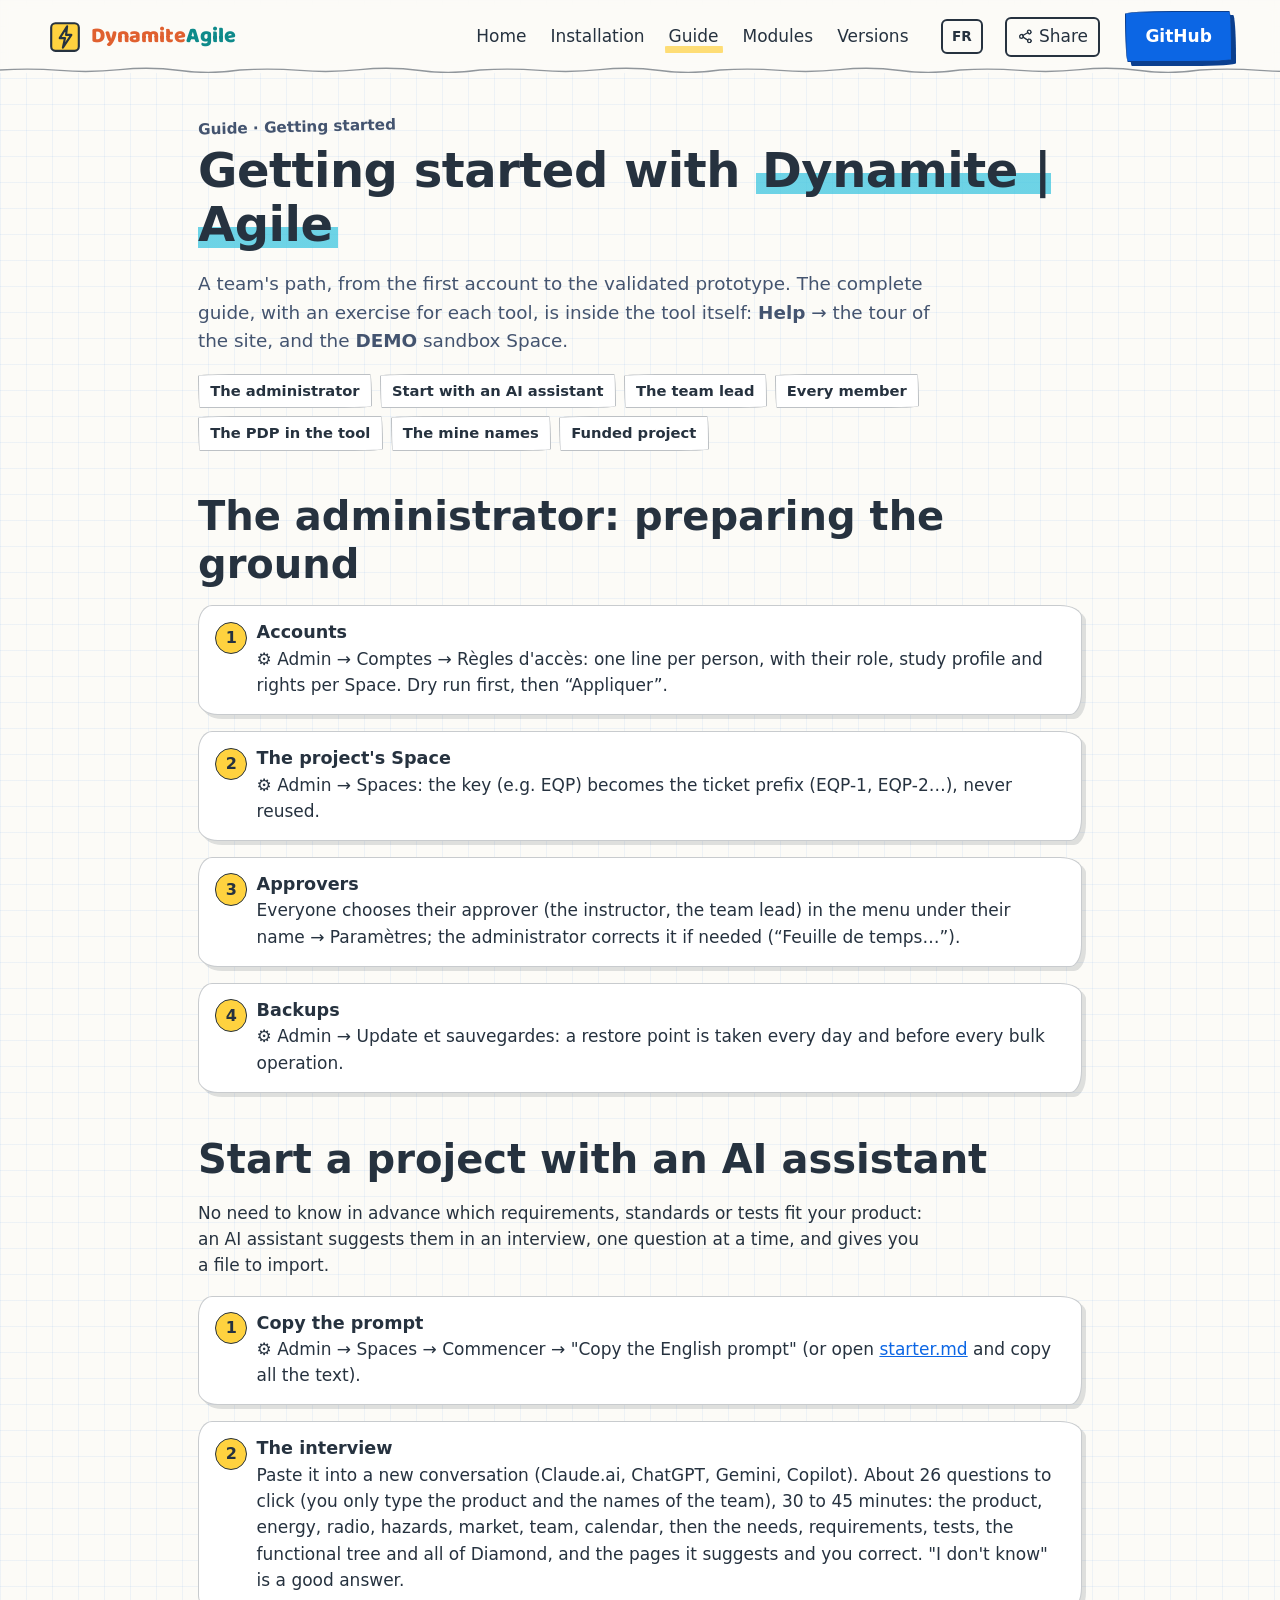
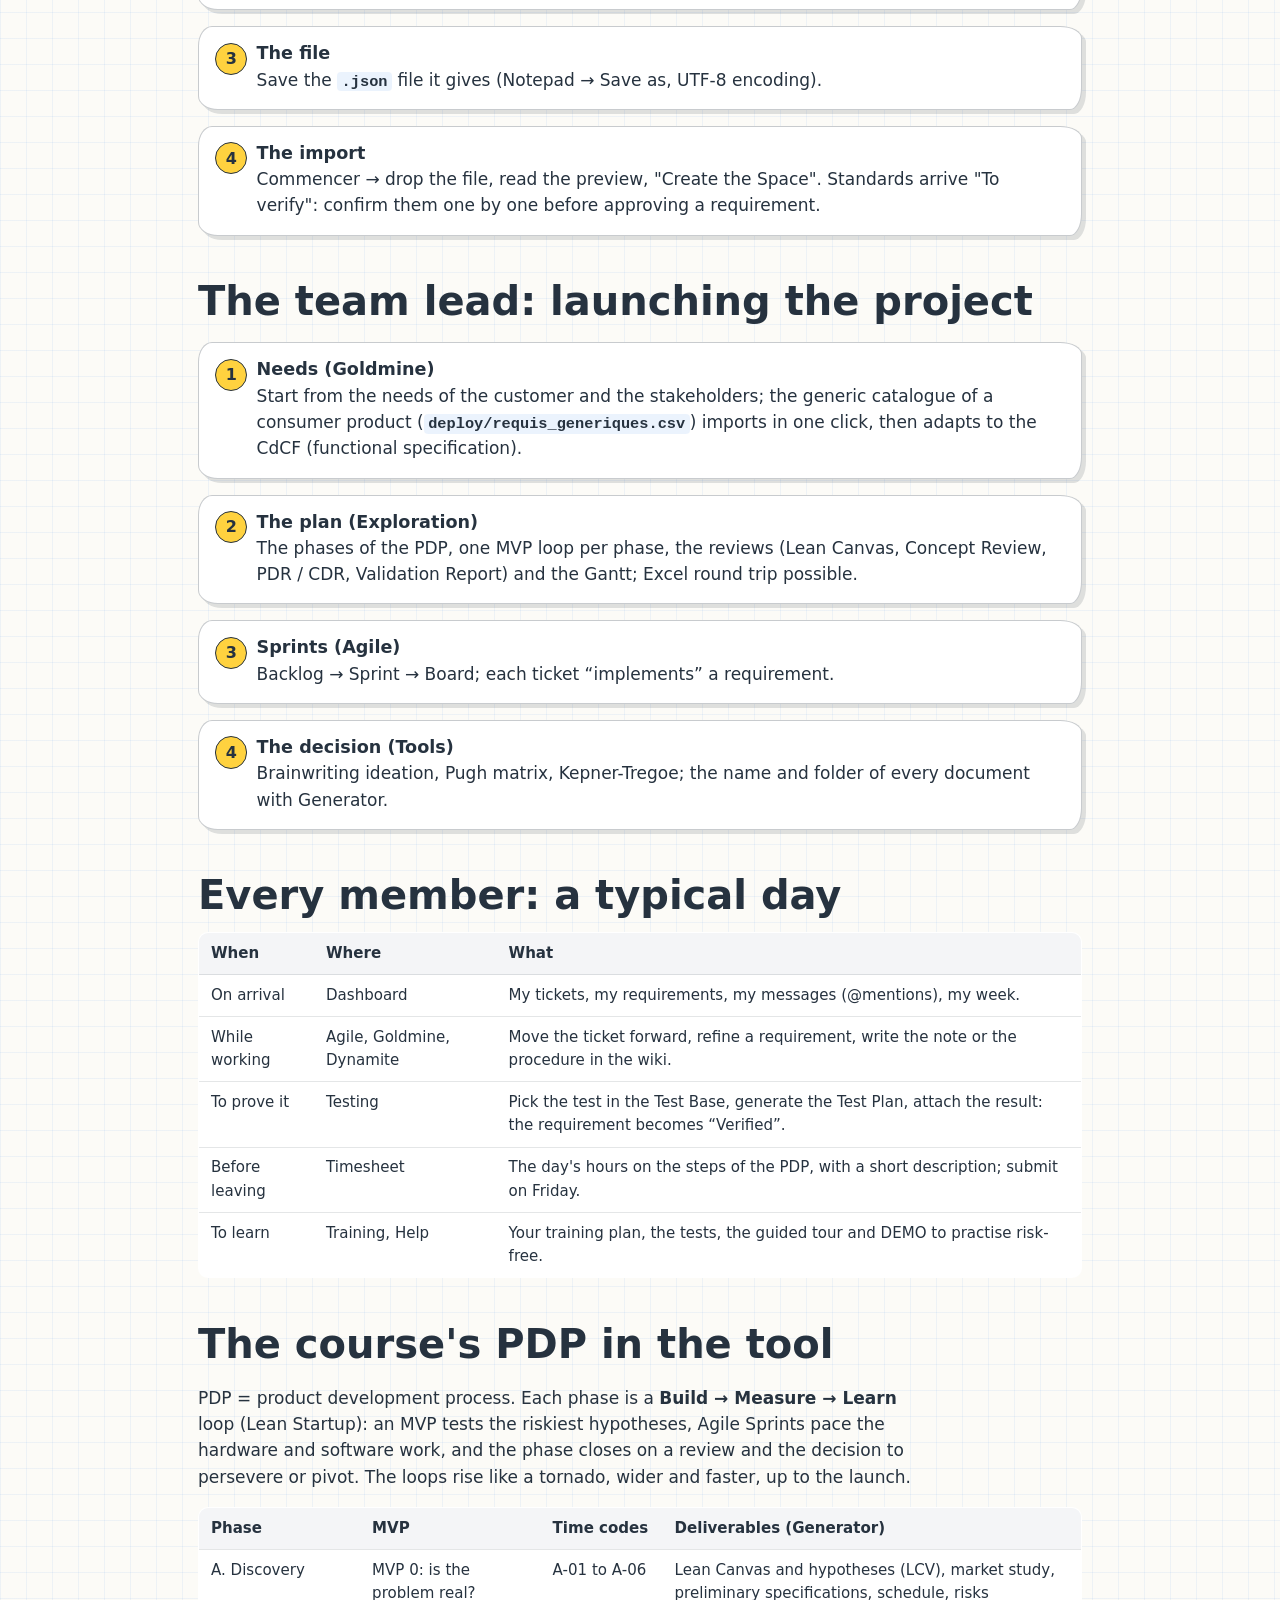
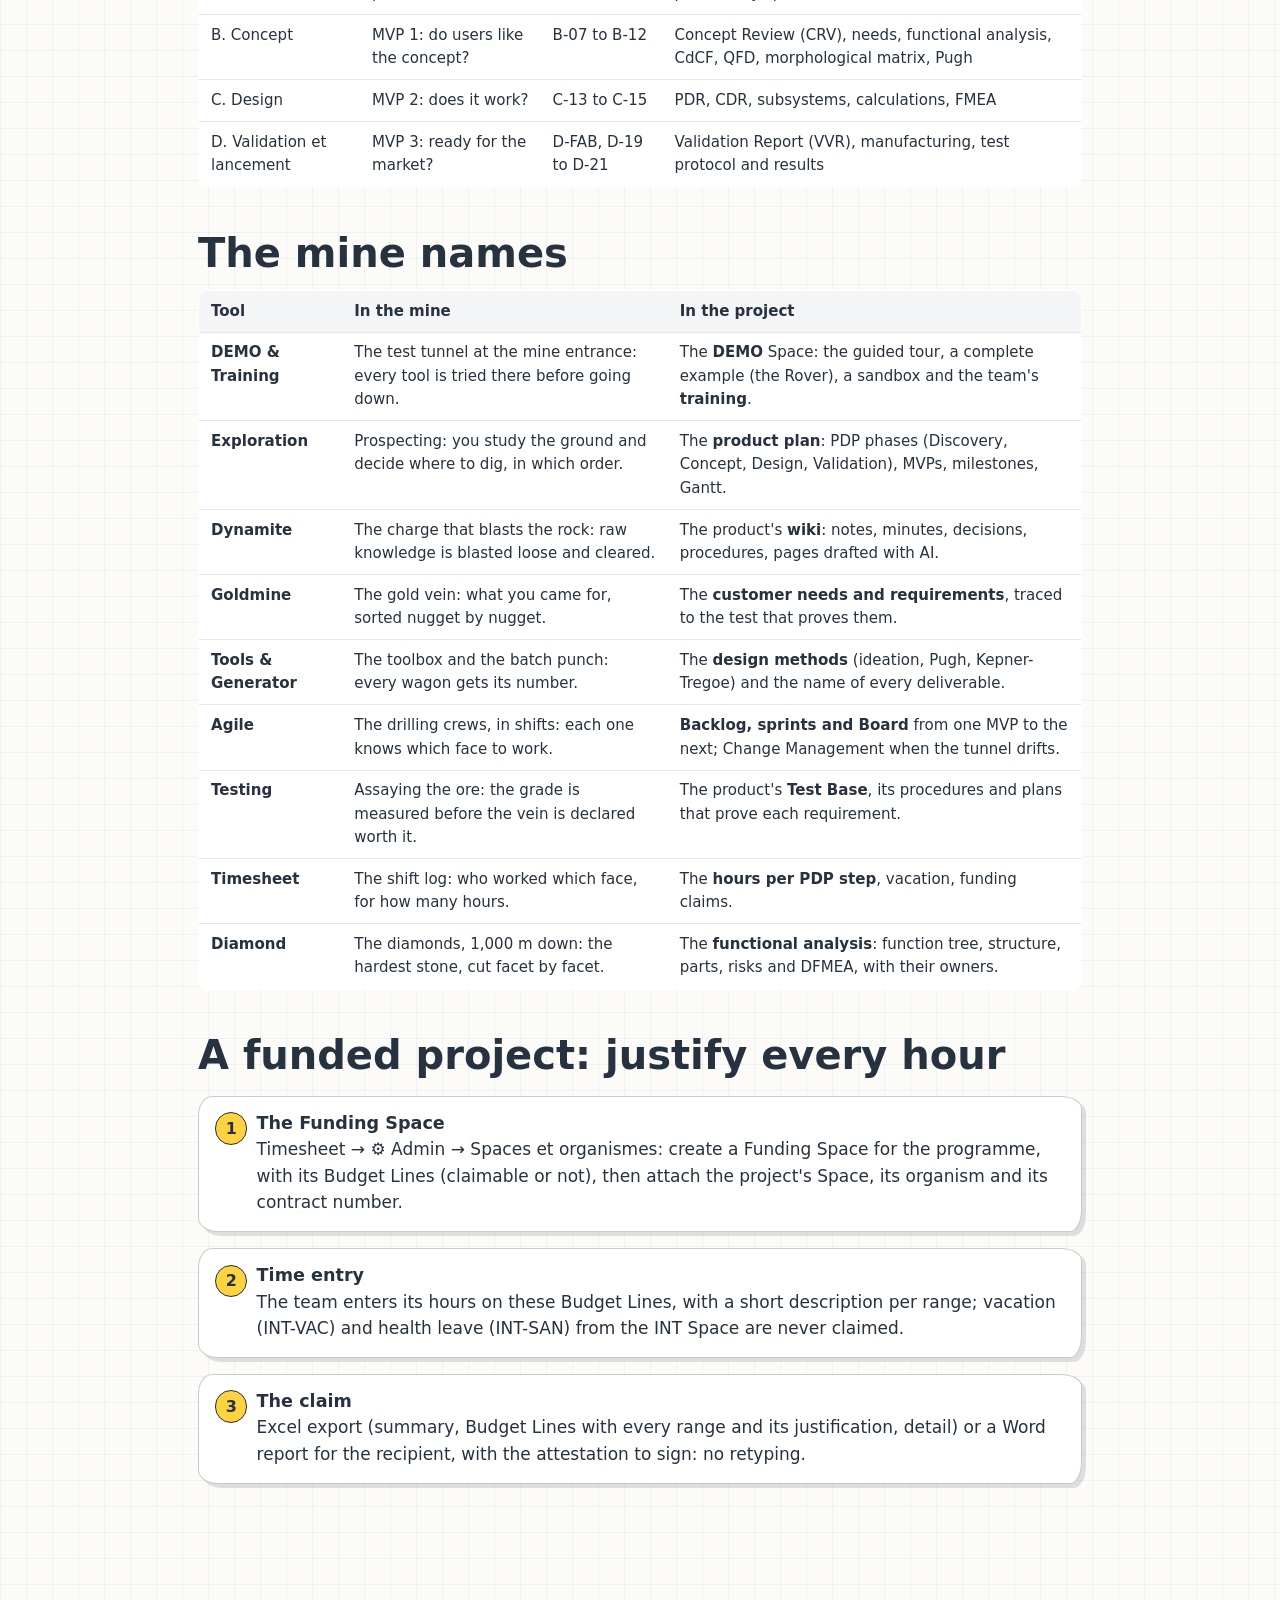
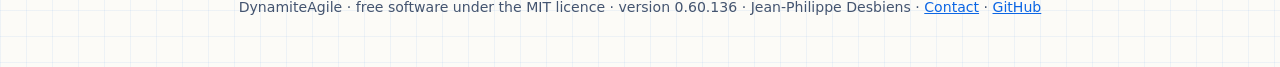
<file: site/en/guide.html>
<!DOCTYPE html>
<html lang="en">
<head>
<meta charset="utf-8">
<meta name="viewport" content="width=device-width, initial-scale=1">
<title>Getting started — Dynamite | Agile</title>
<meta name="description" content="Getting started with Dynamite | Agile: the administrator, the team lead and every member, tool by tool.">
<link rel="icon" href="data:image/svg+xml,%3Csvg xmlns='http://www.w3.org/2000/svg' viewBox='0 0 32 32'%3E%3Crect x='3' y='3' width='26' height='26' rx='3' fill='%23ffd23f' stroke='%2326323f' stroke-width='2'/%3E%3Cpath d='M18 6 L11 17 H16 L14 26 L22 14 H17 Z' fill='none' stroke='%2326323f' stroke-width='2' stroke-linejoin='round'/%3E%3C/svg%3E">
<link rel="alternate" hreflang="fr" href="https://dynamiteagile.ca/guide.html">
<link rel="alternate" hreflang="en" href="https://dynamiteagile.ca/en/guide.html">
<style>
@font-face { font-family: "DA Logo"; src: url("[data-uri]") format("woff2"); font-weight: 800; font-display: swap; }
.logo-word { font: 800 1.35rem/1 "DA Logo", var(--font, system-ui); letter-spacing: -.005em; }
.lw-d { color: #e0602f; }
.lw-a { color: #0e8a8a; }
:root {
  --paper: #fcfbf7; --grid: rgba(12, 102, 228, .06); --ink: #26323f; --ink-2: #44546f; --blue: #0c66e4;
  --y: #ffd23f; --o: #ff8a3d; --c: #3ec6e0; --g: #5fd08a; --p: #ff6f91; --v: #9b7bff; --b: #4d8dff; --t: #2ec4b6; --r: #ff5a4f;
  --hand: "Segoe Print", "Ink Free", "Bradley Hand", "Chalkboard SE", "Comic Sans MS", "Segoe UI", system-ui, sans-serif;
  --sans: "Segoe UI Variable Text", "Segoe UI", system-ui, -apple-system, "Helvetica Neue", Arial, sans-serif;
  --r-hand: 255px 15px 225px 15px / 15px 225px 15px 255px; --r-card: 14px 22px 12px 20px / 20px 12px 22px 14px;
  --shadow: 4px 4px 0 rgba(38, 50, 63, .14); --pop: cubic-bezier(.34, 1.56, .64, 1);
}
* { box-sizing: border-box; }
html { scroll-behavior: smooth; }
body { margin: 0; font: 17px/1.55 var(--sans); color: var(--ink); background: var(--paper);
  background-image: linear-gradient(var(--grid) 1px, transparent 1px), linear-gradient(90deg, var(--grid) 1px, transparent 1px);
  background-size: 26px 26px; overflow-x: hidden; }
a { color: var(--blue); }
.hand { font-family: var(--hand); }
.hl { background: linear-gradient(transparent 55%, color-mix(in srgb, var(--hlc, var(--y)) 75%, transparent) 55% 92%, transparent 92%);
  padding: 0 .12em; }
.ico { width: 1.4em; height: 1.4em; vertical-align: -.3em; flex: none; }
#energy { position: fixed; inset: 0; z-index: 0; pointer-events: none; }
main, header, footer { position: relative; z-index: 1; }

/* ---------- top ---------- */
.top { position: sticky; top: 0; z-index: 20; display: flex; align-items: center; gap: 1.2rem; padding: .7rem clamp(1rem, 4vw, 3rem);
  background: rgba(252, 251, 247, .88); backdrop-filter: blur(6px); }
.top::after { content: ""; position: absolute; left: 0; right: 0; bottom: 0; height: 6px;
  background: url("data:image/svg+xml,%3Csvg xmlns='http://www.w3.org/2000/svg' width='240' height='6'%3E%3Cpath d='M0 3 Q30 1 60 3.4 T120 2.6 T180 3.5 T240 3' fill='none' stroke='%2326323f' stroke-opacity='.5' stroke-width='1.4' stroke-linecap='round'/%3E%3C/svg%3E") repeat-x; }
.logo { display: flex; align-items: center; gap: .55rem; font: 700 1.15rem var(--hand); text-decoration: none; color: var(--ink); }
.logo-mark { width: 34px; height: 34px; }
.top nav { display: flex; gap: .2rem; margin-left: auto; flex-wrap: wrap; }
.top nav a { position: relative; padding: .35rem .65rem; color: var(--ink); text-decoration: none; font-weight: 500; z-index: 0; }
.top nav a::after { content: ""; position: absolute; left: .4rem; right: .4rem; bottom: .15rem; height: .45rem; z-index: -1;
  background: var(--y); opacity: .7; border-radius: var(--r-hand); transform: scaleX(0); transform-origin: left; transition: transform .25s ease; }
.top nav a:hover::after, .top nav a.on::after { transform: scaleX(1); }
.btn { display: inline-flex; align-items: center; gap: .5rem; padding: .7rem 1.2rem; border: 1.8px solid var(--ink);
  border-radius: var(--r-hand); background: #fff; color: var(--ink); font-weight: 650; text-decoration: none; cursor: pointer;
  box-shadow: var(--shadow); transition: transform .2s var(--pop), box-shadow .2s ease; }
.btn:hover { transform: translate(-2px, -3px) rotate(-.6deg); box-shadow: 7px 7px 0 rgba(38, 50, 63, .16); }
.btn-primary { background: var(--blue); color: #fff; border-color: #0b3f8f; box-shadow: 4px 4px 0 #0b3f8f; }
.btn-primary:hover { box-shadow: 7px 7px 0 #0b3f8f; }

/* ---------- hero ---------- */
.hero { display: grid; grid-template-columns: minmax(0, 1fr) minmax(0, 1.1fr); gap: 2rem; align-items: center;
  max-width: 1240px; margin: 0 auto; padding: clamp(2rem, 6vw, 5rem) clamp(1rem, 4vw, 3rem) 3rem; min-height: 86vh; }
.kicker { font: 600 .95rem var(--hand); color: var(--ink-2); transform: rotate(-1.5deg); display: inline-block; }
h1 { font: 700 clamp(2.1rem, 4.6vw, 3.6rem)/1.12 var(--hand); margin: .3rem 0 1rem; letter-spacing: -.01em; }
.lead { font-size: 1.15rem; color: var(--ink-2); max-width: 36rem; }
.cta { display: flex; gap: .9rem; flex-wrap: wrap; margin-top: 1.6rem; }
.hero-art svg { width: 100%; height: auto; overflow: visible; }
.hero-art .draw path[fill="none"] { stroke-dasharray: 1400; stroke-dashoffset: 1400; animation: draw 2.6s ease-out forwards; }
.hero-art .draw path[fill]:not([fill="none"]) { opacity: 0; animation: fade .8s ease-out forwards; animation-delay: 1.6s; }
@keyframes draw { to { stroke-dashoffset: 0; } }
@keyframes fade { to { opacity: 1; } }
.scroll-hint { display: block; margin: 1.8rem 0 0; font: 600 .9rem var(--hand); color: var(--ink-2); animation: bob 1.8s ease-in-out infinite; }
@keyframes bob { 50% { transform: translateY(6px); } }

/* ---------- sections ---------- */
section { max-width: 1240px; margin: 0 auto; padding: 4.5rem clamp(1rem, 4vw, 3rem); }
h2 { font: 700 clamp(1.7rem, 3.2vw, 2.5rem)/1.2 var(--hand); margin: 0 0 .6rem; }
.sub { color: var(--ink-2); max-width: 44rem; margin: 0 0 2rem; }
.reveal { opacity: 0; transform: translateY(26px) rotate(-.4deg); transition: opacity .7s ease, transform .7s var(--pop); }
.reveal.in { opacity: 1; transform: none; }

/* before / after */
.pains { display: grid; grid-template-columns: repeat(auto-fit, minmax(220px, 1fr)); gap: 1.2rem; }
.pain { position: relative; padding: 1.2rem 1.2rem 1.1rem; background: #fff; border: 1.6px solid rgba(38, 50, 63, .3);
  border-radius: var(--r-card); box-shadow: var(--shadow); }
.pain .was { font: 600 1rem var(--hand); color: #8a95a3; position: relative; display: inline-block; }
.pain .was::after { content: ""; position: absolute; left: -4px; right: -4px; top: 55%; height: 3px; background: var(--r);
  border-radius: 3px; transform: scaleX(0) rotate(-3deg); transform-origin: left; transition: transform .6s ease .3s; }
.pain.in .was::after { transform: scaleX(1) rotate(-3deg); }
.pain .now { margin: .6rem 0 0; font-weight: 650; }
.pain .now span { --hlc: var(--g); }

/* ---------- journey: sticky screen + steps; a cursor plays each tool's gesture (journey.js) ---------- */
.journey { display: grid; grid-template-columns: minmax(0, .9fr) minmax(0, 1.1fr); gap: 2.5rem; align-items: start; }
.steps { display: flex; flex-direction: column; gap: 38vh; padding: 10vh 0 30vh; }
.step { padding: 1.2rem 1.3rem; background: rgba(255, 255, 255, .86); border: 1.6px solid rgba(38, 50, 63, .25); border-radius: var(--r-card);
  box-shadow: var(--shadow); opacity: .35; transform: scale(.97); transition: opacity .4s ease, transform .4s var(--pop), border-color .3s; }
.step.on { opacity: 1; transform: none; border-color: var(--ink); }
.step .time { font: 700 .95rem var(--hand); color: var(--ink-2); }
.step h3 { display: flex; align-items: center; gap: .5rem; margin: .2rem 0 .4rem; font-size: 1.3rem; }
.step p { margin: 0; color: var(--ink-2); }
.step .gain { display: inline-block; margin-top: .6rem; font: 600 .9rem var(--hand); --hlc: var(--g); }
.stage { position: sticky; top: 14vh; }
.screen { position: relative; height: 470px; background: #fff; border: 2px solid var(--ink); border-radius: var(--r-card);
  box-shadow: 8px 8px 0 rgba(38, 50, 63, .16); overflow: hidden; pointer-events: none; user-select: none; }
.screen::before { content: ""; position: absolute; top: -12px; left: 40px; width: 96px; height: 22px; background: color-mix(in srgb, var(--y) 70%, transparent);
  transform: rotate(-4deg); z-index: 3; }
.bar { display: flex; align-items: center; gap: .45rem; height: 40px; padding: 0 .8rem; border-bottom: 1.4px solid rgba(38, 50, 63, .25);
  font: 600 .8rem var(--sans); }
.bar .tab { display: inline-flex; align-items: center; gap: .25rem; padding: .15rem .35rem; border-radius: var(--r-hand); color: var(--ink-2);
  transition: background-color .15s ease, color .15s ease; }
.bar .tab.on { color: var(--ink); background: color-mix(in srgb, var(--acc, var(--b)) 45%, transparent); }
.bar .ico { width: 16px; height: 16px; }
/* a page swap inside one window: only the body crossfades, with a small rise */
.scene { position: absolute; inset: 40px 0 0; padding: 1rem 1.1rem; opacity: 0; transform: translateY(8px); transition: opacity .2s ease, transform .2s ease;
  font-size: .9rem; }
.scene.on { opacity: 1; transform: none; }
.scene.snap, .scene.snap * { transition: none !important; animation: none !important; }  /* a state set while hidden */
.mini-h { font: 700 1.05rem var(--hand); margin: 0 0 .7rem; display: inline-block; background: linear-gradient(transparent 58%, color-mix(in srgb, var(--acc, var(--b)) 55%, transparent) 58% 90%, transparent 90%); }
.rows { display: grid; gap: .45rem; }
.row { display: grid; grid-template-columns: 70px 1fr auto; gap: .6rem; align-items: center; padding: .45rem .55rem; border: 1.2px solid rgba(38, 50, 63, .18);
  border-radius: 8px; background: #fff; }
.row.two { grid-template-columns: 1fr auto; }
.row code { font: 600 .78rem "Cascadia Mono", Consolas, monospace; color: var(--blue); }
/* fixed heights: a ✓ drawn from a fallback font must not make a line taller when a label changes */
.chip { display: inline-flex; align-items: center; height: 1.3rem; padding: 0 .45rem; border-radius: var(--r-hand); font: 700 .72rem/1 var(--sans);
  background: #eef1f5; white-space: nowrap; transition: background-color .2s ease, color .2s ease; }
.chip.y { background: #fff1bf; color: #8a5a00; } .chip.g { background: #dcf7e6; color: #1a6e3e; } .chip.b { background: #e3eeff; color: #0a58ad; }
/* the small buttons of the mock-up: the page's .btn at the size of an application */
.screen .btn { height: 1.85rem; padding: 0 .6rem; font-size: .76rem; line-height: 1; border-width: 1.4px; box-shadow: 2px 2px 0 rgba(38, 50, 63, .16); gap: .3rem; white-space: nowrap;
  transition: transform .08s ease-out, box-shadow .08s ease-out, background-color .2s ease, color .2s ease, border-color .2s ease; }
.screen .btn-primary { box-shadow: 2px 2px 0 #0b3f8f; }
.screen .btn[data-pressed] { transform: translate(1px, 1px); box-shadow: 1px 1px 0 rgba(38, 50, 63, .16); }
.screen .btn.is-done { background: #dcf7e6; color: #1a6e3e; border-color: #1a6e3e; box-shadow: 2px 2px 0 rgba(26, 110, 62, .25); }
/* a label that changes on itself: the old words leave upward, the new arrive from below, the box eases to its width */
.roll { display: inline-grid; overflow: hidden; vertical-align: bottom; transition: width .32s cubic-bezier(.45, 0, .1, 1); }
.roll > span { grid-area: 1 / 1; justify-self: start; white-space: nowrap; }
.roll .ro-out { animation: ro-out .32s cubic-bezier(.45, 0, .1, 1) forwards; }
.roll .ro-in { animation: ro-in .32s cubic-bezier(.45, 0, .1, 1) both; }
@keyframes ro-out { to { transform: translateY(-110%); opacity: 0; } }
@keyframes ro-in { from { transform: translateY(110%); opacity: 0; } }

/* the cursor (glyphs and hotspots of the stageshow kit: arrow, I-beam, east-west resize) */
.jc { position: absolute; left: 0; top: 0; z-index: 5; opacity: 0; transition: opacity .25s ease; will-change: transform; }
.jc.live { opacity: 1; }
.jc.live.idle { opacity: 0; transition-duration: .6s; }
.jc-press { display: grid; transform-origin: 0 0; transition: transform .26s cubic-bezier(.22, 1, .36, 1); }
.jc[data-pressed] .jc-press { transform: scale(.9); transition: transform .08s ease-out; }
.jc-g { grid-area: 1 / 1; display: block; opacity: 0; transform: scale(.6); transform-origin: 0 0; transition: transform .2s ease, opacity .2s ease; }
.jc[data-kind="arrow"] .jc-arrow, .jc[data-kind="ibeam"] .jc-ibeam, .jc[data-kind="ew"] .jc-ew { opacity: 1; transform: none; }
.jc-arrow { margin: -3px 0 0 -4px; transform-origin: 4px 3px; filter: drop-shadow(0 1px 1.5px rgba(0, 0, 0, .22)); }
.jc-arrow path { fill: var(--ink); stroke: var(--ink); stroke-width: 2.4; stroke-linejoin: round; }
.jc-ibeam { margin: -8px 0 0 -5px; transform-origin: 5px 8px; overflow: visible; }
.jc-ew { margin: -10.5px 0 0 -10.5px; transform-origin: 10.5px 10.5px; overflow: visible; }
.jc .edge { stroke: #fff; fill: #fff; } .jc .line { stroke: var(--ink); fill: var(--ink); }

/* Dashboard: the @mention arrives whole from just above, then is acknowledged */
.kpis { display: grid; grid-template-columns: repeat(4, 1fr); gap: .6rem; }
.kpi { padding: .6rem; border: 1.4px solid rgba(38, 50, 63, .25); border-radius: var(--r-card); box-shadow: 2px 2px 0 rgba(38, 50, 63, .12); }
.kpi b { display: block; font-size: 1.5rem; }
.kpi small { color: var(--ink-2); }
.msg { display: flex; align-items: center; gap: .6rem; margin-top: .8rem; padding: .55rem .7rem; border-left: 4px solid var(--r);
  background: #fff5f4; border-radius: 6px; opacity: 0; transform: translateY(-8px);
  transition: opacity .5s cubic-bezier(.25, .8, .25, 1), transform .5s cubic-bezier(.25, .8, .25, 1), background-color .25s ease, border-color .25s ease; }
.msg.in { opacity: 1; transform: none; }
.msg.ok { border-left-color: var(--g); background: #f2fbf5; }
.msg .msg-t { flex: 1; min-width: 0; }
.dot { display: inline-grid; place-items: center; flex: none; width: 20px; height: 20px; border-radius: 50%; background: var(--r); color: #fff;
  font-size: .75rem; font-weight: 700; transition: background-color .2s ease; }
.msg.ok .dot { background: #1a6e3e; }

/* Goldmine: the Need Status menu, then the trace drawn from the need to the requirement */
.pop { position: absolute; z-index: 4; display: grid; min-width: 170px; padding: .25rem; background: #fff; border: 1.4px solid var(--ink);
  border-radius: 10px; box-shadow: 3px 3px 0 rgba(38, 50, 63, .16); font: 600 .78rem var(--sans);
  opacity: 0; transform: translateY(-4px); transition: opacity .16s ease, transform .16s ease; }
.pop.open { opacity: 1; transform: none; }
.pop > span { padding: .3rem .55rem; border-radius: 7px; transition: background-color .15s ease; }
.pop > span[data-hover] { background: color-mix(in srgb, var(--acc, var(--y)) 40%, transparent); }
.trace { position: relative; height: 130px; margin-top: .9rem; }
.trace svg { width: 100%; height: 100px; }
.trace .base { stroke: #c9ced6; stroke-dasharray: 8 10; }
.trace .lit { stroke: var(--y); stroke-dasharray: 600; stroke-dashoffset: 600; transition: stroke-dashoffset 1.1s cubic-bezier(.45, 0, .1, 1); }
.trace.on .lit { stroke-dashoffset: 0; }
.trace circle { fill: #fff; stroke: var(--ink); stroke-width: 2; transition: fill .25s ease; }
.trace.on circle { fill: var(--y); }
.trace.on circle:nth-of-type(2) { transition-delay: .5s; } .trace.on circle:nth-of-type(3) { transition-delay: 1s; }
.trace-l { position: relative; height: 22px; font: 600 .82rem var(--hand); }
.trace-l span { position: absolute; transform: translateX(-50%); white-space: nowrap; }
.trace-l span:nth-child(1) { left: 8.7%; } .trace-l span:nth-child(2) { left: 50%; } .trace-l span:nth-child(3) { left: 91.3%; transform: translateX(-80%); }

/* Diamond: the function tree grows branch by branch; a click on F3 brings its DFMEA line and key test */
.ftree { display: grid; grid-template-columns: 36% 1fr; align-items: center; gap: 1.4rem; position: relative; }
.fkids { display: flex; flex-direction: column; gap: .4rem; border-left: 2px solid transparent; padding-left: .9rem; transition: border-color .3s ease; }
.ftree.grown .fkids { border-left-color: var(--ink); }
.fnode { border: 2px solid var(--ink); border-radius: var(--r-hand); padding: .3rem .5rem; background: #fff; font-size: .82rem; line-height: 1.2; }
.fnode code { margin-right: .35rem; font-weight: 700; }
.fnode.f0 { position: relative; background: color-mix(in srgb, var(--y) 55%, #fff); }
.fnode.f0::after { content: ""; position: absolute; right: calc(-1.4rem - 2px); top: 50%; width: 1.4rem; border-top: 2px solid var(--ink); }
.fkids .fnode { position: relative; background: color-mix(in srgb, var(--c) 22%, #fff); opacity: 0; transform: translateX(-12px);
  transition: opacity .4s ease, transform .4s ease, background-color .15s ease, box-shadow .15s ease;
  transition-delay: calc(var(--k, 0) * .3s), calc(var(--k, 0) * .3s), 0s, 0s; }
.fkids .fnode::before { content: ""; position: absolute; left: calc(-.9rem - 2px); top: 50%; width: .9rem; border-top: 2px solid var(--ink); }
.fkids .fnode.crit { border-width: 3px; }
.ftree.grown .fkids .fnode { opacity: 1; transform: none; }
.ftree .fnode.sel { background: color-mix(in srgb, var(--c) 60%, #fff); box-shadow: 2px 2px 0 var(--ink); }
.dfm { opacity: 0; transform: translateY(-6px); transition: opacity .45s cubic-bezier(.25, .8, .25, 1), transform .45s cubic-bezier(.25, .8, .25, 1); }
.dfm.in { opacity: 1; transform: none; }
.row.dfm { grid-template-columns: auto 1fr auto; }

/* Exploration: a month ruler, the phases, and the launch date that follows a longer Concept */
.gantt { display: grid; gap: 1rem; margin-top: .3rem; }
.g-row { display: grid; grid-template-columns: 96px 1fr; align-items: center; gap: .6rem; font-size: .84rem; }
.g-track { position: relative; height: 24px;
  background: repeating-linear-gradient(90deg, rgba(38, 50, 63, .1) 0 1px, transparent 1px 16.666%); }
.g-ruler .g-track { height: 1rem; background: none; font-size: .72rem; color: var(--ink-2); }
.g-ruler .g-track span { position: absolute; top: 0; }
.g-bar { position: absolute; top: 3px; height: 18px; border-radius: var(--r-hand); background: var(--v); opacity: .85; width: 0;
  transition: width .8s ease, left .45s cubic-bezier(.45, 0, .1, 1); }
.g-bar.pink { background: var(--p); }
.g-bar.drag { transition: none; }
.g-ms { position: absolute; top: 5px; width: 14px; height: 14px; margin-left: -7px; background: var(--o); border: 1.6px solid var(--ink);
  transform: rotate(45deg); transition: left .45s cubic-bezier(.45, 0, .1, 1); }
.row.g-sum { margin-top: 1.4rem; grid-template-columns: 1fr auto; }
.g-sum b { font-variant-numeric: tabular-nums; }

/* Agile: one card carried by the hand from To Do to In Progress */
.board { display: grid; grid-template-columns: repeat(3, 1fr); gap: .6rem; height: 330px; }
.col { background: #f4f5f7; border-radius: 10px; padding: .5rem; position: relative; }
.col h4 { margin: 0 0 .4rem; font-size: .75rem; text-transform: uppercase; color: var(--ink-2); }
.card { position: absolute; padding: .45rem .55rem; background: #fff; border: 1.4px solid rgba(38, 50, 63, .25); border-radius: var(--r-card);
  box-shadow: 2px 2px 0 rgba(38, 50, 63, .12); font-size: .78rem; will-change: transform; transform-origin: 50% 50%;
  transition: transform .35s cubic-bezier(.45, 0, .1, 1), box-shadow .2s ease; }
.card.held { transition: box-shadow .2s ease; box-shadow: 6px 8px 0 rgba(38, 50, 63, .16); z-index: 3; }

/* Dynamite: the objective typed in the page, then the Word export */
.wiki { font-size: .86rem; }
.wiki .typed { min-height: 2.6em; }
.wiki .typed.caret::after { content: ""; display: inline-block; width: 2px; height: 1.05em; margin-left: 1px; vertical-align: -.18em; background: var(--ink); }
.wiki .ph { height: 7px; margin: .55rem 0 0; border-radius: 4px; background: #e9ecf0; }
.wiki .block { margin-top: .7rem; padding: .5rem .6rem; border: 1.4px dashed var(--o); border-radius: 8px; background: #fff7ef; }
.wiki .block.exp { display: flex; align-items: center; gap: .7rem; border-color: var(--b); background: #f2f7ff; color: var(--ink-2); }

/* Testing: the waveform, the attached PDF, then Verified */
.scope { display: grid; grid-template-columns: 1.3fr 1fr; gap: .8rem; }
.scope svg { width: 100%; height: 150px; background: #0f1d1a; border-radius: 10px; }
.scope .wave { stroke-dasharray: 600; stroke-dashoffset: 600; }
.scope.run .wave { animation: draw 2.4s linear forwards; }
.scope .btn { justify-self: start; margin-top: .3rem; }

/* Timesheet: four days, Thursday copied to Friday, the week submitted */
.hours { display: grid; grid-template-columns: repeat(5, 1fr); gap: .45rem; height: 150px; margin-top: .4rem; }
.hcol { position: relative; display: flex; align-items: flex-end; }
.hcol i { display: block; width: 100%; height: 0; background: var(--t); border-radius: 6px 6px 3px 3px; opacity: .85; transition: height .8s var(--pop); }
.hcol.fri::before { content: ""; position: absolute; left: 0; right: 0; bottom: 0; height: 88%; border: 1.6px dashed rgba(38, 50, 63, .35);
  border-radius: 6px 6px 3px 3px; transition: opacity .3s ease; }
.hcol.fri.filled::before { opacity: 0; }
.days { display: grid; grid-template-columns: repeat(5, 1fr); gap: .45rem; margin-top: .25rem; text-align: center; font-size: .75rem; color: var(--ink-2); }
.acts { display: flex; gap: .6rem; flex-wrap: wrap; margin: .8rem 0; }

/* Training: the test submitted, the topic Completed */
.tl { display: flex; align-items: center; justify-content: space-between; gap: .6rem; }
.progress { height: 14px; border: 1.4px solid var(--ink); border-radius: var(--r-hand); overflow: hidden; margin: .6rem 0 .9rem; }
.progress i { display: block; height: 100%; width: 0; background: var(--p); transition: width 1s ease; }
.progress.full i { background: var(--g); }

/* narrow screens: the screen comes first and plays the day on its own (journey.js) */
@media (max-width: 900px) {
  .stage { order: -1; margin-bottom: .6rem; }
}
@media (max-width: 560px) {
  .bar { gap: .2rem; padding: 0 .5rem; }
  .bar .tl { display: none; }
  .scene { padding: .9rem .8rem; }
  .row { grid-template-columns: 64px 1fr auto; gap: .5rem; padding: .4rem .45rem; }
  .row.g-sum { grid-template-columns: 1fr auto; }
  .row code { white-space: nowrap; }
  .kpis { gap: .4rem; }
  .kpi { padding: .35rem .5rem; }
  .kpi b { font-size: 1.15rem; }
  .msg { flex-wrap: wrap; row-gap: .45rem; }
  .msg .msg-t { flex-basis: calc(100% - 20px - .6rem); }
  .msg .btn { margin-left: calc(20px + .6rem); }
  .msg + .rows .row + .row { display: none; }  /* one ticket under the message, room left for the hand to rest */
  .ftree { grid-template-columns: 1fr; gap: .5rem; }
  .fnode.f0::after { display: none; }
  .g-row { grid-template-columns: 72px 1fr; }
  .scope { grid-template-columns: 1fr; }
  .scope svg { height: 96px; }
  .board { height: 330px; gap: .4rem; }
  .card { font-size: .72rem; padding: .4rem .45rem; }
  .hours { height: 120px; }
}
@media (prefers-reduced-motion: reduce) {
  .scope .wave { stroke-dashoffset: 0; }
}

/* ---------- chain ---------- */
.chain svg { width: 100%; height: auto; }
.chain .node rect { fill: #fff; stroke: var(--ink); stroke-width: 2; }
.chain .node text { font: 700 17px var(--hand); fill: var(--ink); }
.chain .node .sm { font: 500 12px var(--sans); fill: var(--ink-2); }
.chain .link { fill: none; stroke: var(--ink); stroke-width: 2.2; stroke-linecap: round; stroke-dasharray: 600; stroke-dashoffset: 600; transition: stroke-dashoffset 1.4s ease; }
.chain.in .link { stroke-dashoffset: 0; }
.chain .spark { fill: var(--y); stroke: var(--ink); stroke-width: 1.2; }

/* ---------- tools grid ---------- */
.tools { display: grid; grid-template-columns: repeat(auto-fill, minmax(215px, 1fr)); gap: 1.1rem; }
.tool { position: relative; padding: 1.1rem 1.1rem 1rem; background: #fff; border: 1.6px solid rgba(38, 50, 63, .28); border-radius: var(--r-card);
  box-shadow: var(--shadow); transition: transform .3s var(--pop), box-shadow .3s ease; transform-style: preserve-3d; }
.tool:hover { box-shadow: 9px 10px 0 rgba(38, 50, 63, .15); }
.tool .ico { width: 44px; height: 44px; padding: 6px; border-radius: 46% 54% 50% 50% / 52% 46% 54% 48%;
  background: color-mix(in srgb, var(--a) 45%, transparent); transition: transform .4s var(--pop); }
.tool:hover .ico { transform: rotate(-10deg) scale(1.1); }
.tool h3 { margin: .6rem 0 .25rem; font: 700 1.15rem var(--hand); }
.tool p { margin: 0; color: var(--ink-2); font-size: .93rem; }

/* ---------- numbers & trust ---------- */
.nums { display: grid; grid-template-columns: repeat(auto-fit, minmax(170px, 1fr)); gap: 1rem; }
.num { text-align: center; padding: 1.1rem; background: #fff; border: 1.6px solid rgba(38, 50, 63, .25); border-radius: var(--r-card); box-shadow: var(--shadow); }
.num b { display: block; font: 700 2.4rem var(--hand); }
.num span { color: var(--ink-2); }
.trust { display: grid; grid-template-columns: repeat(auto-fit, minmax(240px, 1fr)); gap: 1rem; }
.trust li { list-style: none; padding: .8rem 1rem; background: rgba(255, 255, 255, .8); border-left: 5px solid var(--g); border-radius: 8px; }
.final { text-align: center; }
.final .cta { justify-content: center; }
footer { text-align: center; padding: 2rem 1rem 3rem; color: var(--ink-2); font-size: .88rem; }

@media (max-width: 900px) {
  .hero, .journey { grid-template-columns: minmax(0, 1fr); }
  .stage { position: relative; top: 0; }
  .steps { gap: 1.2rem; padding: 1rem 0; }
  .step { opacity: 1; transform: none; }
  .kpis { grid-template-columns: repeat(2, 1fr); }
  .screen { overflow: hidden; } .bar { overflow: hidden; } #journee { overflow-x: clip; }
}
@media (prefers-reduced-motion: reduce) {
  *, *::before, *::after { animation: none !important; transition: none !important; }
  .reveal { opacity: 1; transform: none; }
  .hero-art .draw path { stroke-dashoffset: 0 !important; opacity: 1 !important; }
  #energy { display: none; }
}
/* Website of Dynamite | Agile (D-O-015): added on top of the CSS of the vitrine (same tokens, same hand-drawn look). */
main { overflow-x: clip; }
.top .gh { margin-left: .4rem; }
.top nav a.on::after { transform: scaleX(1); }
.page { max-width: 980px; margin: 0 auto; padding: 2.5rem clamp(1rem, 4vw, 3rem) 4rem; }
.page h1 { font-size: clamp(2rem, 4vw, 3rem); }
.page h2 { margin-top: 2.6rem; }
.page h3 { font: 700 1.2rem var(--hand); margin: 1.6rem 0 .4rem; }
.page p, .page li { max-width: 46rem; }
.note { padding: .8rem 1rem; margin: 1rem 0; background: rgba(255, 255, 255, .85); border-left: 5px solid var(--y); border-radius: 8px; }
.note.warn { border-left-color: var(--o); }
.note.ok { border-left-color: var(--g); }
.toc { display: flex; flex-wrap: wrap; gap: .5rem; margin: 1rem 0 2rem; padding: 0; list-style: none; }
.toc a { display: inline-block; padding: .3rem .7rem; border: 1.4px solid rgba(38, 50, 63, .3); border-radius: var(--r-hand);
  background: #fff; text-decoration: none; color: var(--ink); font-weight: 600; font-size: .92rem; }
.toc a:hover { background: color-mix(in srgb, var(--y) 45%, #fff); }
.stepper { counter-reset: st; list-style: none; padding: 0; }
.stepper > li { counter-increment: st; position: relative; padding: 1rem 1.1rem 1rem 3.6rem; margin: 0 0 1rem; background: #fff;
  border: 1.6px solid rgba(38, 50, 63, .25); border-radius: var(--r-card); box-shadow: var(--shadow); max-width: none; }
.stepper > li::before { content: counter(st); position: absolute; left: 1rem; top: .95rem; display: grid; place-items: center;
  width: 1.9rem; height: 1.9rem; border-radius: 50%; background: var(--y); border: 1.6px solid var(--ink); font: 700 1rem var(--hand); }
.stepper > li > b:first-child { display: block; font: 700 1.1rem var(--hand); margin-bottom: .2rem; }
pre.cmd { position: relative; margin: .7rem 0; padding: .9rem 1rem; background: #14202b; color: #e8f1f8; border-radius: 10px;
  font: 500 .88rem/1.55 "Cascadia Mono", Consolas, "SFMono-Regular", Menlo, monospace; overflow-x: auto; border: 2px solid var(--ink); }
pre.cmd .c { color: #7f95a8; }
pre.cmd .p { color: var(--g); user-select: none; }
.copy { position: absolute; top: .45rem; right: .45rem; padding: .2rem .55rem; font: 600 .75rem var(--sans); color: var(--ink);
  background: var(--y); border: 1.4px solid var(--ink); border-radius: var(--r-hand); cursor: pointer; }
table.t { width: 100%; border-collapse: collapse; margin: .8rem 0; background: #fff; border: 1.6px solid rgba(38, 50, 63, .25);
  border-radius: 10px; overflow: hidden; font-size: .94rem; }
table.t th, table.t td { padding: .55rem .75rem; text-align: left; vertical-align: top; border-bottom: 1px solid rgba(38, 50, 63, .12); }
table.t th { background: #f4f5f7; font-weight: 650; }
code { font: 600 .9em "Cascadia Mono", Consolas, monospace; background: rgba(12, 102, 228, .08); padding: .05em .3em; border-radius: 4px; }
pre code { background: none; padding: 0; font: inherit; }

/* ---------- landing: the descent into the mine ---------- */
#descente { overflow-x: clip; }
.descent { display: grid; grid-template-columns: 120px minmax(0, 1fr); gap: 2rem; }
.shaft { position: sticky; top: 16vh; height: 64vh; display: flex; flex-direction: column; align-items: center; }
.shaft .rope { position: relative; flex: 1; width: 6px; background: rgba(38, 50, 63, .12); border-radius: 3px; overflow: hidden; }
.shaft .rope i { position: absolute; left: 0; top: 0; width: 100%; height: var(--depth, 0%); background: var(--o); border-radius: 3px; }
.shaft .depth { margin-top: .6rem; font: 700 1.5rem var(--hand); white-space: nowrap; }
.shaft .lamp { width: 44px; height: 44px; margin-bottom: .5rem; }
.levels { display: flex; flex-direction: column; gap: 22vh; padding: 6vh 0 18vh; }
.level { display: grid; grid-template-columns: 150px minmax(0, 1fr); gap: 1.4rem; align-items: center; padding: 1.3rem 1.4rem;
  background: rgba(255, 255, 255, .9); border: 1.6px solid rgba(38, 50, 63, .25); border-radius: var(--r-card); box-shadow: var(--shadow);
  opacity: 0; transform: translateX(40px) rotate(.6deg); transition: opacity .7s ease, transform .8s var(--pop); }
.level.in { opacity: 1; transform: none; }
.level img { width: 150px; height: auto; transform: scale(.6) rotate(-8deg); transition: transform .9s var(--pop) .15s; }
.level.in img { transform: none; }
.level .m { font: 700 .9rem var(--hand); color: var(--ink-2); }
.level h3 { margin: .1rem 0 .35rem; font: 700 1.45rem var(--hand); }
.level .mine { margin: 0 0 .35rem; }
.level .proj { margin: 0; color: var(--ink-2); }
.level .proj b { color: var(--ink); }
.surface { text-align: center; font: 700 1.3rem var(--hand); }

/* ---------- landing: three commands in a terminal ---------- */
.term { max-width: 760px; margin: 1.4rem auto 0; background: #14202b; border: 2px solid var(--ink); border-radius: var(--r-card);
  box-shadow: 8px 8px 0 rgba(38, 50, 63, .16); overflow: hidden; }
.term .tbar { display: flex; gap: .4rem; padding: .55rem .8rem; background: #1d2b38; }
.term .tbar i { width: 11px; height: 11px; border-radius: 50%; background: var(--r); }
.term .tbar i:nth-child(2) { background: var(--y); } .term .tbar i:nth-child(3) { background: var(--g); }
.term pre { margin: 0; padding: 1rem 1.1rem 1.2rem; min-height: 9.5rem; color: #e8f1f8; font: 500 .92rem/1.7 "Cascadia Mono", Consolas, monospace;
  white-space: pre-wrap; text-align: left; overflow-wrap: anywhere; }
.term .ok { color: var(--g); }
.center { text-align: center; }
.center .sub { margin-left: auto; margin-right: auto; }
.center .cta { justify-content: center; }

@media (max-width: 900px) {
  .descent { grid-template-columns: 1fr; }
  .shaft { display: none; }
  .levels { gap: 1.2rem; padding: 1rem 0; }
  .level { grid-template-columns: 90px minmax(0, 1fr); }
  .level img { width: 90px; }
}
@media (prefers-reduced-motion: reduce) {
  .level, .level img { opacity: 1; transform: none; }
}
@media (max-width: 640px) {
  .top { flex-wrap: wrap; gap: .4rem .8rem; }
  .top nav { order: 3; width: 100%; margin-left: 0; }
  .top .gh { margin-left: auto; padding: .45rem .8rem; }
  .level { grid-template-columns: minmax(0, 1fr); transform: translateY(24px); }
  .level > div { min-width: 0; }
  .level img { width: 80px; }
  table.t { display: block; overflow-x: auto; }
}

/* ---------- installation page ---------- */
.install h2 { margin-top: 2.2rem; }
.where { display: inline-block; padding: .05rem .5rem; border-radius: var(--r-hand); font: 700 .78rem var(--sans); vertical-align: .1em; }
.where.pc { background: #e3eeff; color: #0a58ad; }
.where.srv { background: #dcf7e6; color: #1a6e3e; }
pre.cmd .where { position: absolute; top: .55rem; left: .8rem; border: 1.2px solid rgba(255, 255, 255, .5); }
pre.cmd[data-where] { padding-top: 2.4rem; }
pre.cmd { white-space: pre-wrap; overflow-wrap: anywhere; padding-right: 5.2rem; }
.dest { display: grid; grid-template-columns: repeat(auto-fit, minmax(230px, 1fr)); gap: 1rem; }
.dest-card { position: relative; display: flex; flex-direction: column; gap: .35rem; padding: 1rem 1.1rem 1.1rem; cursor: pointer;
  background: #fff; border: 1.8px solid rgba(38, 50, 63, .3); border-radius: var(--r-card); box-shadow: var(--shadow);
  transition: transform .2s var(--pop), border-color .2s; }
.dest-card:hover { transform: translateY(-2px); }
.dest-card.on { border-color: var(--blue); box-shadow: 5px 5px 0 #0b3f8f; }
.dest-card input { position: absolute; opacity: 0; }
.dest-card b { font: 700 1.15rem var(--hand); }
.dest-card .tag { align-self: flex-start; padding: .05rem .5rem; border-radius: var(--r-hand); background: var(--y); font: 700 .75rem var(--sans); }
.dest-card span:last-child { color: var(--ink-2); font-size: .93rem; }
.dest-card:focus-within { outline: 3px solid var(--blue); outline-offset: 2px; }
.agent { margin: 2rem 0 0; padding: 1.1rem 1.2rem; max-width: none; background: #fff7ef; border: 1.8px dashed var(--o); border-radius: var(--r-card); }
.agent h2 { margin-top: 0; }
.agent .opt { font: 600 .9rem var(--sans); color: var(--ink-2); }
pre.prompt { white-space: pre-wrap; background: #fffdf8; color: var(--ink); border-color: var(--o); }
.muted { color: var(--ink-2); font-size: .92rem; }
.fill { padding: 0; max-width: none; }
.fields { display: grid; grid-template-columns: repeat(auto-fit, minmax(240px, 1fr)); gap: .9rem; }
.fields label { display: flex; flex-direction: column; gap: .3rem; font-weight: 650; }
.fields input { padding: .6rem .7rem; font: 500 1rem "Cascadia Mono", Consolas, monospace; border: 1.6px solid var(--ink);
  border-radius: 8px; background: #fff; }
.fields input:focus { outline: 3px solid color-mix(in srgb, var(--y) 80%, transparent); }
.progress-bar { position: sticky; top: 80px; z-index: 5; display: flex; align-items: center; gap: .8rem; margin: 2rem 0 1rem;
  padding: .5rem .8rem; background: rgba(252, 251, 247, .95); border: 1.4px solid rgba(38, 50, 63, .25); border-radius: 10px; }
.progress-bar .track { flex: 1; height: 10px; border-radius: var(--r-hand); background: #eef1f5; overflow: hidden; }
.progress-bar .track i { display: block; height: 100%; width: 0; background: var(--g); transition: width .5s var(--pop); }
.progress-bar span { font: 700 .9rem var(--hand); min-width: 11.5rem; text-align: right; }
.stepper > li.ok { border-color: var(--g); background: #f6fdf8; }
.stepper > li.ok::before { content: "✓"; background: var(--g); }
.expect { margin: .5rem 0 0; padding: .45rem .7rem; border-left: 4px solid var(--g); background: rgba(95, 208, 138, .1); border-radius: 6px; font-size: .94rem; }
.done { display: inline-flex; align-items: center; gap: .45rem; margin-top: .8rem; padding: .3rem .7rem; font-weight: 650; cursor: pointer;
  border: 1.4px solid rgba(38, 50, 63, .3); border-radius: var(--r-hand); background: #fff; }
.done input { width: 1.1rem; height: 1.1rem; accent-color: var(--g); }
.stepper details { margin-top: .6rem; }
.stepper summary, .trouble summary { cursor: pointer; font-weight: 650; color: var(--blue); }
.ph { opacity: .75; font-style: italic; }
.os-tabs { display: flex; gap: .5rem; margin: 1.6rem 0 1rem; }
.os-tabs button { padding: .5rem 1rem; font: 650 1rem var(--sans); border: 1.6px solid var(--ink); border-radius: var(--r-hand);
  background: #fff; cursor: pointer; }
.os-tabs button[aria-selected="true"] { background: var(--ink); color: #fff; }
.trouble { margin: .6rem 0; padding: .7rem 1rem; background: #fff; border: 1.4px solid rgba(38, 50, 63, .25); border-radius: 10px; }
.trouble p, .trouble pre { margin-bottom: 0; }
@media (max-width: 640px) {
  .progress-bar { top: 112px; }
  .progress-bar span { min-width: 0; }
}
/* D-O-017: FR | EN switch in the top bar */
.top .lang { margin-left: .2rem; padding: .3rem .55rem; border: 2px solid var(--ink); border-radius: 6px; color: var(--ink);
  font-weight: 700; font-size: .85rem; text-decoration: none; }
.top .lang:hover, .top .lang:focus-visible { background: var(--y, #ffd23f); }
/* 0.60.12: « Versions » page */
.ver-you label { display: block; margin-bottom: .35rem; }
.ver-input { font: inherit; padding: .35rem .6rem; width: 9rem; border: 1.4px solid rgba(38, 50, 63, .4); border-radius: 8px; }
.ver-pkg { margin: .5rem 0 1.5rem; }
.ver-pkg code.sha { word-break: break-all; }
.ver-list > li .tag { display: inline-block; margin: 0 0 .3rem; padding: .05rem .5rem; font-size: .8rem; font-weight: 700;
  background: var(--g); color: #fff; border-radius: 999px; }
.ver-list > li > span { display: block; }
/* 0.60.34: the Traefik question of the installation page */
.fields label[hidden], pre.cmd[hidden] { display: none; }
.fields label.check { flex-direction: row; align-items: flex-start; gap: .55rem; grid-column: 1 / -1; font-weight: 500; line-height: 1.4; }
.fields label.check input { width: 1.15rem; height: 1.15rem; margin-top: .15rem; flex: none; }

/* ---------- installation in 5 steps (0.60.39, D-O-048) ---------- */
.wiz { list-style: none; padding: 0; margin: 0; counter-reset: none; }
.wiz-step { position: relative; margin: 0 0 1.4rem; padding: 1.2rem 1.3rem 1rem; max-width: none; background: #fff;
  border: 1.8px solid rgba(38, 50, 63, .25); border-radius: var(--r-card); box-shadow: var(--shadow); }
.wiz-step::after { content: ""; position: absolute; left: 2.2rem; bottom: -1.45rem; width: 3px; height: 1.4rem; background: rgba(38, 50, 63, .2); }
.wiz-step:last-child::after { display: none; }
.wiz-step.ok { border-color: var(--g); }
.wiz-step h2 { display: flex; align-items: center; gap: .7rem; margin: 0 0 .6rem; font-size: 1.45rem; }
.wiz-step h2 .n { display: grid; place-items: center; flex: none; width: 2.3rem; height: 2.3rem; border-radius: 50%;
  background: var(--y); border: 1.8px solid var(--ink); font: 700 1.15rem var(--hand); }
.wiz-step.ok h2 .n { background: var(--g); color: #fff; }
.wiz-step .done { display: inline-flex; gap: .45rem; align-items: center; margin-top: .6rem; font-weight: 650; cursor: pointer; }
.os-pick, .vps-pick { display: grid; grid-template-columns: repeat(auto-fit, minmax(220px, 1fr)); gap: 1rem; margin: .8rem 0; }
.os-card, .vps-card { position: relative; display: flex; flex-direction: column; gap: .35rem; padding: 1rem 1.1rem 1.1rem; cursor: pointer;
  background: #fff; border: 1.8px solid rgba(38, 50, 63, .3); border-radius: var(--r-card); transition: transform .2s var(--pop), border-color .2s; }
.os-card:hover, .vps-card:hover { transform: translateY(-2px); }
.os-card.on, .vps-card.on { border-color: var(--blue); box-shadow: 5px 5px 0 #0b3f8f; }
.os-card input, .vps-card input { position: absolute; opacity: 0; }
.os-card:focus-within, .vps-card:focus-within { outline: 3px solid var(--blue); outline-offset: 2px; }
.os-card > b, .vps-card > b { font: 700 1.3rem var(--hand); }
.os-ico { width: 56px; height: 56px; }
.os-card .tag, .vps-card .tag { align-self: flex-start; padding: .05rem .5rem; border-radius: var(--r-hand); background: var(--y); font: 700 .75rem var(--sans); }
.vps-card .tag.g { background: color-mix(in srgb, var(--g) 35%, #fff); }
.os-card span:last-child, .vps-card span:last-child { color: var(--ink-2); font-size: .93rem; }
.vps-how { margin: .4rem 0 .8rem; padding: .6rem 1rem; background: #f7f9fc; border-radius: 10px; border: 1.2px dashed rgba(38, 50, 63, .25); }
.vps-how ol { margin: .2rem 0; padding-left: 1.3rem; }
.vps-how li { margin: .25rem 0; }
.ai-help { margin: 1rem 0 .4rem; padding: .7rem 1rem; background: #fff7ef; border: 1.6px dashed var(--o); border-radius: 10px; }
.ai-help summary { font-weight: 700; cursor: pointer; }
.wizard .expect { color: var(--ink-2); }
.wizard .fields { margin: .8rem 0; }
.wizard .next { margin-top: 2rem; }
@media (max-width: 640px) { .wiz-step { padding: 1rem; } .wiz-step h2 { font-size: 1.2rem; } }

/* ---------- landing storyline (0.60.40, D-O-049): the need, then deeper and deeper down to the diamonds ---------- */
.story { display: grid; grid-template-columns: repeat(auto-fit, minmax(220px, 1fr)); gap: 1.1rem; margin-top: 1.4rem; }
.story-card { position: relative; padding: 1.2rem 1.2rem 1.1rem; background: rgba(255, 255, 255, .92); border: 1.6px solid rgba(38, 50, 63, .25);
  border-radius: var(--r-card); box-shadow: var(--shadow); transition-delay: var(--d, 0ms); }
.story-card .scene-n { position: absolute; top: -.8rem; left: 1rem; display: grid; place-items: center; width: 1.8rem; height: 1.8rem;
  border-radius: 50%; background: var(--o); color: #fff; border: 1.6px solid var(--ink); font: 700 .95rem var(--hand); }
.story-card .ico { width: 30px; height: 30px; margin: .3rem 0 .2rem; color: var(--ink); }
.story-card h3 { margin: .2rem 0 .4rem; font: 700 1.25rem var(--hand); }
.story-card p { margin: 0; color: var(--ink-2); }
.story-card:last-child { border-color: var(--b); box-shadow: 5px 5px 0 #0b3f8f; }
#descente { --deep: 0; position: relative; border-radius: 28px; padding-bottom: 2rem;
  background: linear-gradient(180deg, transparent 0%, color-mix(in srgb, #1b2733 calc(var(--deep) * 22%), transparent) 45%,
    color-mix(in srgb, #0f1720 calc(var(--deep) * 70%), transparent) 100%); transition: background .8s ease; }
.level[data-depth="1000"] { border: 2.4px solid #5fd3e6; box-shadow: 0 0 0 4px rgba(95, 211, 230, .25), 6px 6px 0 #1b6f80; }
.level[data-depth="1000"].in img { animation: gem 2.6s ease-in-out infinite; }
@keyframes gem { 0%, 100% { filter: drop-shadow(0 0 0 rgba(95, 211, 230, 0)); } 50% { filter: drop-shadow(0 0 14px rgba(95, 211, 230, .9)); } }
.diamonds { margin: -8vh auto 0; max-width: 40rem; padding: 1.2rem 1.4rem; text-align: center; font-size: 1.12rem; color: #eaf7fb;
  background: #13212c; border: 2px solid #5fd3e6; border-radius: var(--r-card); box-shadow: 0 0 30px rgba(95, 211, 230, .35); }
.diamonds b { color: #8ae9f7; }
.diamonds .gems { display: block; font-size: 1.8rem; letter-spacing: .4rem; margin-bottom: .3rem; }
.diamonds.in .gems { animation: sparkle 1.8s ease-in-out infinite; }
@keyframes sparkle { 0%, 100% { opacity: .75; transform: scale(1); } 50% { opacity: 1; transform: scale(1.08); } }
#descente .surface { color: var(--ink); background: rgba(255, 255, 255, .9); border-radius: 14px; padding: .6rem 1rem; }
@media (prefers-reduced-motion: reduce) { .level[data-depth="1000"].in img, .diamonds.in .gems { animation: none; } }
#descente .shaft .depth { color: color-mix(in srgb, #ffffff calc(var(--deep) * 100%), var(--ink)); text-shadow: 0 1px 2px rgba(0, 0, 0, calc(var(--deep) * .5)); }
/* 0.60.44 (D-O-053): « Votre ordinateur » -- the commands typed on it follow it */
.pc-pick { display: flex; flex-wrap: wrap; align-items: center; gap: .6rem 1rem; margin: .4rem 0 .2rem; padding: .7rem .9rem;
  background: #f7f9fc; border: 1.2px dashed rgba(38, 50, 63, .3); border-radius: 10px; }
.seg { display: inline-flex; border: 1.6px solid var(--ink); border-radius: 999px; overflow: hidden; }
.seg label { position: relative; padding: .35rem .9rem; cursor: pointer; font-weight: 650; border-left: 1.2px solid rgba(38, 50, 63, .3); }
.seg label:first-child { border-left: 0; }
.seg label.on { background: var(--blue); color: #fff; }
.seg input { position: absolute; opacity: 0; }
.seg label:focus-within { outline: 3px solid var(--blue); outline-offset: -3px; }
[data-pc][hidden], [data-vps-cmd][hidden] { display: none !important; }
/* 0.60.45 (D-O-054): the « Modules » page */
.mod { margin: 2.5rem 0 3rem; padding-top: 1rem; border-top: 2px dashed rgba(38, 50, 63, .2); }
.mod h2 { display: flex; align-items: center; gap: .6rem; flex-wrap: wrap; }
.mod .mod-logo { width: 2.4rem; height: 2.4rem; }
.mod .depth { font: 600 .85rem var(--mono, monospace); color: #5b6673; }
.mod h4 { margin: 1.2rem 0 .2rem; }
.mod .mvpx { font-style: italic; color: #5b6673; }
.refs { padding-left: 1.4rem; }
.refs li { margin: .45rem 0; line-height: 1.45; }
.refs .why { display: block; color: #5b6673; font-size: .92rem; }
/* 0.60.46 (D-O-055): the academic example a team loads if it wants */
.example-space { margin: 3rem 0 2rem; padding: 1.2rem 1.4rem; border: 2px solid var(--g, #2f9e5b); border-radius: var(--r-card, 12px);
  background: color-mix(in srgb, var(--g, #2f9e5b) 7%, #fff); }
.example-space .stepper .btn { margin: .3rem .6rem .3rem 0; }
/* 0.60.47 (D-O-056): « Partager » in the top bar */
.share-btn { display: inline-flex; align-items: center; gap: .35rem; margin-left: .2rem; padding: .3rem .6rem; border: 2px solid var(--ink);
  border-radius: 6px; background: transparent; color: var(--ink); font: 600 .9rem var(--font, inherit); cursor: pointer; }
.share-btn .ico { width: 1.05rem; height: 1.05rem; }
.share-btn:hover, .share-btn:focus-visible, .share-btn[aria-expanded="true"] { background: var(--y, #ffd23f); }
.share-menu { position: absolute; top: calc(100% - .3rem); right: clamp(1rem, 4vw, 3rem); z-index: 30; display: grid; min-width: 12rem;
  padding: .35rem; background: #fff; border: 2px solid var(--ink); border-radius: 10px; box-shadow: 4px 4px 0 rgba(38, 50, 63, .25); }
.share-menu[hidden] { display: none; }
.share-item { display: block; padding: .5rem .7rem; border: 0; border-radius: 6px; background: none; color: var(--ink); font: inherit;
  text-align: left; text-decoration: none; cursor: pointer; }
.share-item:hover, .share-item:focus-visible { background: color-mix(in srgb, var(--y, #ffd23f) 55%, #fff); outline: none; }
@media (max-width: 720px) { .share-btn span { display: none; } .share-menu { right: 1rem; } }
@media (max-width: 480px) { .top .gh { display: none; } }  /* GitHub stays in the footer; the top bar keeps one line */
/* 0.60.49: « d'où faites-vous l'installation ? » asked once, before the 5 steps, whatever the destination */
.pc-first { display: block; margin: 1.4rem 0 1.2rem; padding: 1rem 1.2rem; border: 2px solid var(--ink); border-radius: var(--r-card, 12px);
  border-style: solid; background: color-mix(in srgb, var(--y, #ffd23f) 22%, #fff); }
.pc-first h2 { margin: 0 0 .3rem; font-size: 1.25rem; }
.pc-first p { margin: 0 0 .7rem; }

/* 0.60.59: numbered sub-steps inside a step of the installation page (where to put the certificate, then the terminal) */
.wiz-step ol.sub-steps { margin: .4rem 0 .6rem 1.2rem; padding: 0; display: grid; gap: .3rem; }
.wiz-step ol.sub-steps li { padding-left: .2rem; }

/* 0.60.70 (D-O-076): the guided tour of the installation page and the live demo with its QR code */
.tour-banner { display: flex; flex-wrap: wrap; align-items: center; gap: .8rem 1.2rem; margin: 1.2rem 0 1.6rem; padding: 1rem 1.2rem;
  background: #fff; border: 2px solid var(--ink); border-radius: 12px; box-shadow: var(--shadow); }
.tour-banner > div:first-child { flex: 1 1 22rem; }
.tour-banner-btns { display: flex; flex-wrap: wrap; gap: .5rem; }
.demo-live { display: flex; flex-wrap: wrap; align-items: center; gap: 1.5rem 2.5rem; margin: 3rem 0 2rem; padding: 1.6rem 1.8rem;
  background: linear-gradient(135deg, #fff 0%, #fff8dd 100%); border: 3px solid var(--ink); border-radius: 16px; box-shadow: var(--shadow); }
.demo-live .demo-text { flex: 1 1 24rem; }
.demo-live h2 { margin-top: .3rem; }
.demo-live .demo-go { font-size: 1.1rem; padding: .7rem 1.3rem; }
.demo-live .demo-url { word-break: break-all; font-size: .9rem; }
.demo-qr { margin: 0 auto; text-align: center; }
.demo-qr figcaption { font-size: .85rem; color: var(--ink-2); max-width: 13rem; margin: .4rem auto 0; }
.tour-qr-img { display: block; width: 100%; max-width: 200px; height: auto; margin: 0 auto; border: 2px solid var(--ink); border-radius: 8px;
  image-rendering: pixelated; }
.tour-spot { position: absolute; z-index: 90; border-radius: 12px; pointer-events: none; outline: 3px solid var(--y);
  box-shadow: 0 0 0 9999px rgba(20, 32, 43, .55); transition: top .3s, left .3s, width .3s, height .3s; }
.tour-card { position: fixed; z-index: 91; right: 1.2rem; bottom: 1.2rem; width: min(26rem, calc(100vw - 2rem)); max-height: calc(100vh - 2.4rem);
  overflow: auto; padding: 1.1rem 1.2rem 1rem; background: #fff; border: 3px solid var(--ink); border-radius: 14px; box-shadow: 6px 6px 0 rgba(38, 50, 63, .25); }
.tour-card.centered { right: 50%; bottom: 50%; transform: translate(50%, 50%); }
.tour-card h3 { margin: .2rem 2rem .5rem 0; font: 700 1.25rem var(--hand); }
.tour-card p { margin: .4rem 0; }
.tour-n { font-size: .8rem; font-weight: 650; color: var(--ink-2); text-transform: uppercase; letter-spacing: .04em; }
.tour-x { position: absolute; top: .4rem; right: .6rem; border: 0; background: none; font-size: 1.6rem; line-height: 1; cursor: pointer; color: var(--ink-2); }
.tour-list { margin: .3rem 0 .4rem 1.2rem; padding: 0; }
.tour-list li { margin: .2rem 0; }
.tour-nav { display: flex; align-items: center; justify-content: space-between; gap: .5rem; margin-top: .9rem; }
.tour-dots { display: flex; gap: .3rem; }
.tour-dots i { width: .5rem; height: .5rem; border-radius: 50%; background: #d5dbe3; }
.tour-dots i.on { background: var(--blue); }
.tour-demo { display: flex; align-items: center; gap: 1rem; margin-top: .6rem; }
.tour-demo .tour-qr-img { width: 130px; flex: none; }
.tour-demo .btn { margin-bottom: .4rem; }
.tour-more { display: inline-block; margin: .1rem 0 0; padding: 0; border: 0; background: none; color: var(--blue); font: 650 .9rem var(--sans); cursor: pointer; }
.tour-more[hidden], .tour-pill[hidden], .tour-card[hidden] { display: none; }
.tour-fold { display: none; position: absolute; top: .45rem; right: 2.5rem; border: 0; background: none; font-size: 1.2rem; line-height: 1; cursor: pointer; color: var(--ink-2); }
.tour-pill { position: fixed; z-index: 91; right: .8rem; bottom: calc(.8rem + env(safe-area-inset-bottom, 0px)); padding: .55rem .95rem;
  border: 2px solid var(--ink); border-radius: 999px; background: var(--y); color: var(--ink); font: 700 .95rem var(--sans);
  box-shadow: 3px 3px 0 rgba(38, 50, 63, .25); cursor: pointer; }
body.tour-folded .tour-spot { display: none; }
/* 0.60.72 (D-O-078): on a phone, a slim bar at the bottom; the spotlight stays in the screen above it */
@media (max-width: 640px) {
  .tour-card, .tour-card.centered { left: 0; right: 0; bottom: 0; width: auto; transform: none; max-height: 36vh;
    padding: .65rem .9rem calc(.65rem + env(safe-area-inset-bottom, 0px)); border-width: 2px 0 0; border-radius: 16px 16px 0 0;
    box-shadow: 0 -4px 16px rgba(38, 50, 63, .25); }
  .tour-card.open { max-height: 72vh; }
  .tour-fold { display: block; }  /* 0.60.77: always in the card, shown on a phone only */
  .tour-card h3 { margin: .1rem 4.2rem .25rem 0; font-size: 1.05rem; }
  .tour-card .tour-body { max-height: 2.9em; overflow: hidden; line-height: 1.45; font-size: .95rem; }
  .tour-card.open .tour-body, .tour-card.tour-final .tour-body { max-height: none; }
  .tour-card.tour-final { max-height: 60vh; }
  .tour-card .tour-body p { margin: 0 0 .3rem; }
  .tour-nav { margin-top: .55rem; }
  .tour-nav .btn { padding: .45rem .8rem; font-size: .9rem; }
  .tour-demo { flex-direction: column; align-items: stretch; text-align: center; }
  .tour-demo .btn { justify-content: center; width: 100%; }
}
body.touring header.top, body.touring .progress-bar { z-index: 80; }  /* dimmed with the rest of the page */
@media (prefers-reduced-motion: reduce) { .tour-spot { transition: none; } }

/* 0.60.74 (D-O-080): the contact form, at the bottom of the installation page */
.contact { margin: 3rem 0 2rem; padding: 1.4rem 1.6rem; background: #fff; border: 2px solid var(--ink); border-radius: 14px; box-shadow: var(--shadow); }
.contact h2 { margin-top: 0; }
.contact-form .fields { margin-bottom: .9rem; }
.contact-form select, .contact-form textarea { padding: .6rem .7rem; font: 500 1rem var(--sans); border: 1.6px solid var(--ink); border-radius: 8px; background: #fff; }
.contact-form .fields input { font-family: var(--sans); }
.contact-form label.contact-msg { display: flex; flex-direction: column; gap: .3rem; font-weight: 650; }
.contact-form textarea { width: 100%; resize: vertical; }
.contact-form .opt { font-weight: 400; color: var(--ink-2); font-size: .85rem; }
.contact-form .hp { position: absolute; left: -10000px; width: 1px; height: 1px; overflow: hidden; }
.contact-form .btn { margin-top: .4rem; }
.contact-status[hidden] { display: none; }

</style>
</head>
<body>
<svg xmlns="http://www.w3.org/2000/svg" style="display:none">
<symbol id="i-dashboard" viewBox="0 0 24 24"><path d="M3.76 15.12C3.84 14.71 4.01 13.51 4.25 12.66C4.5 11.8 4.81 10.79 5.21 9.98C5.6 9.17 5.96 8.26 6.64 7.78C7.32 7.3 8.36 7.36 9.27 7.1C10.17 6.84 11.15 6.26 12.07 6.24C12.98 6.23 13.93 6.78 14.76 7.02C15.59 7.25 16.43 7.15 17.04 7.66C17.65 8.18 17.98 9.32 18.41 10.12C18.84 10.92 19.28 11.6 19.61 12.43C19.94 13.27 20.26 14.68 20.38 15.13" fill="none" stroke="currentColor" stroke-width="1.75" stroke-linecap="round" stroke-linejoin="round"/><path d="M3.87 15.11C3.87 14.6 3.61 12.79 3.83 12.02C4.06 11.24 4.73 11.02 5.21 10.46C5.7 9.89 6.01 9.28 6.76 8.64C7.51 7.99 8.76 6.95 9.7 6.58C10.65 6.2 11.61 6.29 12.43 6.37C13.25 6.45 13.85 6.76 14.63 7.05C15.41 7.33 16.35 7.69 17.11 8.09C17.87 8.49 18.7 8.78 19.18 9.44C19.66 10.1 19.66 11.16 19.98 12.04C20.3 12.91 20.9 14.25 21.09 14.7" fill="none" stroke="currentColor" stroke-width="1.22" stroke-linecap="round" stroke-linejoin="round" stroke-opacity=".38"/><path d="M11.7 15.13Q14 12.39 16.17 9.54" fill="none" stroke="currentColor" stroke-width="1.75" stroke-linecap="round" stroke-linejoin="round"/><path d="M12.43 14.8Q14.38 12.18 16.29 9.53" fill="none" stroke="currentColor" stroke-width="1.22" stroke-linecap="round" stroke-linejoin="round" stroke-opacity=".38"/><path d="M13.28 14.86C13.3 14.93 13.47 15.14 13.41 15.32C13.35 15.49 13.12 15.79 12.93 15.91C12.74 16.03 12.46 16.01 12.26 16.06C12.06 16.11 11.89 16.2 11.74 16.21C11.59 16.22 11.49 16.3 11.35 16.12C11.21 15.95 11.03 15.37 10.92 15.16C10.81 14.94 10.72 14.99 10.69 14.83C10.66 14.67 10.63 14.38 10.76 14.19C10.89 14.01 11.24 13.84 11.48 13.74C11.72 13.63 11.97 13.52 12.18 13.57C12.4 13.63 12.62 13.99 12.78 14.05C12.93 14.12 12.99 13.86 13.11 13.94C13.22 14.03 13.45 14.37 13.47 14.57C13.49 14.77 13.28 15.06 13.24 15.15" fill="none" stroke="currentColor" stroke-width="1.75" stroke-linecap="round" stroke-linejoin="round"/><path d="M13.11 15.17C13.12 15.18 13.25 15 13.18 15.22C13.1 15.43 12.8 16.32 12.65 16.45C12.5 16.58 12.39 16 12.27 15.98C12.14 15.96 12.13 16.29 11.9 16.33C11.67 16.38 11.13 16.42 10.89 16.25C10.66 16.07 10.58 15.47 10.5 15.28C10.42 15.1 10.33 15.29 10.42 15.14C10.52 14.98 10.92 14.61 11.06 14.36C11.19 14.1 11.07 13.71 11.24 13.58C11.42 13.45 11.9 13.49 12.11 13.58C12.31 13.66 12.33 13.99 12.48 14.11C12.63 14.23 12.86 14.12 13.01 14.27C13.15 14.43 13.32 14.86 13.35 15.06C13.38 15.26 13.22 15.4 13.2 15.46" fill="none" stroke="currentColor" stroke-width="1.22" stroke-linecap="round" stroke-linejoin="round" stroke-opacity=".38"/><path d="M4.25 19.65Q12.11 19.58 19.97 19.4" fill="none" stroke="currentColor" stroke-width="1.75" stroke-linecap="round" stroke-linejoin="round"/><path d="M4.61 19.77Q12.31 19.8 20.01 19.81" fill="none" stroke="currentColor" stroke-width="1.22" stroke-linecap="round" stroke-linejoin="round" stroke-opacity=".38"/><path d="M6.42 9.47Q6.99 9.82 7.58 10.16" fill="none" stroke="currentColor" stroke-width="1.75" stroke-linecap="round" stroke-linejoin="round"/><path d="M5.95 9.38Q6.78 9.92 7.64 10.41" fill="none" stroke="currentColor" stroke-width="1.22" stroke-linecap="round" stroke-linejoin="round" stroke-opacity=".38"/><path d="M12.13 6.49Q12.16 7.37 12.22 8.25" fill="none" stroke="currentColor" stroke-width="1.75" stroke-linecap="round" stroke-linejoin="round"/><path d="M11.85 7.13Q12.11 7.66 12.4 8.19" fill="none" stroke="currentColor" stroke-width="1.22" stroke-linecap="round" stroke-linejoin="round" stroke-opacity=".38"/><path d="M17.96 9.04Q17.24 9.66 16.52 10.28" fill="none" stroke="currentColor" stroke-width="1.75" stroke-linecap="round" stroke-linejoin="round"/><path d="M18.02 9.02Q17.39 9.75 16.81 10.52" fill="none" stroke="currentColor" stroke-width="1.22" stroke-linecap="round" stroke-linejoin="round" stroke-opacity=".38"/></symbol>
<symbol id="i-home" viewBox="0 0 24 24"><path d="M2.72 11.69Q7.41 7.81 12.21 4.06M11.58 3.93Q16.35 8.08 21.4 11.9" fill="none" stroke="currentColor" stroke-width="1.75" stroke-linecap="round" stroke-linejoin="round"/><path d="M2.99 11.9Q7.69 8.31 11.83 4.06M11.77 4.24Q16.24 8.26 21.04 11.9" fill="none" stroke="currentColor" stroke-width="1.22" stroke-linecap="round" stroke-linejoin="round" stroke-opacity=".38"/><path d="M5.39 10.95Q12.15 10.83 18.91 10.76M18.37 10.9Q18.28 15.68 18.27 20.46M18.68 20.37Q11.93 20.15 5.19 20.38M5.57 20.95Q5.56 16.04 5.38 11.13" fill="none" stroke="currentColor" stroke-width="1.75" stroke-linecap="round" stroke-linejoin="round"/><path d="M5.31 11.39Q11.95 11.61 18.59 11.38M18.9 11.36Q18.72 16.25 18.73 21.14M18.61 20.11Q12.06 19.7 5.51 20.1M5.25 20.64Q5.47 15.63 5.11 10.61" fill="none" stroke="currentColor" stroke-width="1.22" stroke-linecap="round" stroke-linejoin="round" stroke-opacity=".38"/><path d="M10.15 14.22Q12.1 14.48 14.06 14.68M13.69 14.63Q13.67 17.77 13.9 20.91M14.1 20.26Q12.19 20.48 10.29 20.62M10.38 20.72Q10.34 17.47 10.31 14.22" fill="none" stroke="currentColor" stroke-width="1.75" stroke-linecap="round" stroke-linejoin="round"/><path d="M10.21 14.53Q11.98 14.22 13.75 14.13M14.12 14.32Q14 17.47 13.48 20.62M13.84 20.27Q12.09 20.44 10.34 20.5M10.03 20.4Q10.07 17.55 9.96 14.7" fill="none" stroke="currentColor" stroke-width="1.22" stroke-linecap="round" stroke-linejoin="round" stroke-opacity=".38"/></symbol>
<symbol id="i-goldmine" viewBox="0 0 24 24"><path d="M4.92 4.64Q11.92 4.43 18.92 4.67M18.74 4.47Q18.51 13.19 18.8 21.91M19.28 21.23Q12.1 21.62 4.92 21.45M4.92 21.29Q4.53 12.78 4.91 4.27" fill="none" stroke="currentColor" stroke-width="1.75" stroke-linecap="round" stroke-linejoin="round"/><path d="M5.06 4.32Q12.4 3.99 19.75 4.62M19.39 4.23Q19.31 12.72 19.14 21.22M19.31 21.42Q11.82 21.22 4.32 21.23M5.01 21.43Q5.17 12.77 4.8 4.11" fill="none" stroke="currentColor" stroke-width="1.22" stroke-linecap="round" stroke-linejoin="round" stroke-opacity=".38"/><path d="M9.26 2.91Q12.36 2.83 15.47 3M14.9 2.4Q14.9 4.17 14.76 5.94M15.37 5.9Q12.2 5.91 9.04 6.16M8.79 5.86Q8.84 4.23 8.95 2.6" fill="none" stroke="currentColor" stroke-width="1.75" stroke-linecap="round" stroke-linejoin="round"/><path d="M8.67 2.62Q11.72 2.74 14.77 2.51M15.25 3.17Q14.85 4.74 14.57 6.32M15.64 5.81Q12.18 5.83 8.73 5.88M9.1 6.41Q8.92 4.67 8.83 2.93" fill="none" stroke="currentColor" stroke-width="1.22" stroke-linecap="round" stroke-linejoin="round" stroke-opacity=".38"/><path d="M7.85 10.41Q8.65 11.09 9.52 11.72M9.31 11.55Q10.69 10.16 12 8.71" fill="none" stroke="currentColor" stroke-width="1.75" stroke-linecap="round" stroke-linejoin="round"/><path d="M7.79 10.02Q8.69 10.92 9.52 11.89M9.4 12.13Q10.77 10.46 12.17 8.83" fill="none" stroke="currentColor" stroke-width="1.22" stroke-linecap="round" stroke-linejoin="round" stroke-opacity=".38"/><path d="M12.85 10.67Q14.77 10.64 16.7 10.7" fill="none" stroke="currentColor" stroke-width="1.75" stroke-linecap="round" stroke-linejoin="round"/><path d="M12.89 10.56Q14.5 10.56 16.11 10.67" fill="none" stroke="currentColor" stroke-width="1.22" stroke-linecap="round" stroke-linejoin="round" stroke-opacity=".38"/><path d="M7.97 15.23Q8.64 15.99 9.29 16.75M9.42 16.81Q10.54 15.33 11.77 13.95" fill="none" stroke="currentColor" stroke-width="1.75" stroke-linecap="round" stroke-linejoin="round"/><path d="M8.21 15.04Q8.56 15.75 9.01 16.36M9.62 16.43Q10.7 15.11 11.63 13.65" fill="none" stroke="currentColor" stroke-width="1.22" stroke-linecap="round" stroke-linejoin="round" stroke-opacity=".38"/><path d="M12.96 15.38Q14.78 15.57 16.6 15.63" fill="none" stroke="currentColor" stroke-width="1.75" stroke-linecap="round" stroke-linejoin="round"/><path d="M13.26 15.98Q14.9 15.96 16.53 15.89" fill="none" stroke="currentColor" stroke-width="1.22" stroke-linecap="round" stroke-linejoin="round" stroke-opacity=".38"/></symbol>
<symbol id="i-dynamite" viewBox="0 0 24 24"><path d="M2.79 6.64C3.58 6.32 5.99 4.78 7.55 4.73C9.11 4.69 11.4 6.1 12.17 6.38" fill="none" stroke="currentColor" stroke-width="1.75" stroke-linecap="round" stroke-linejoin="round"/><path d="M2.82 6.25C3.64 6.05 6.27 5.01 7.73 5.02C9.19 5.03 10.92 6.09 11.56 6.31" fill="none" stroke="currentColor" stroke-width="1.22" stroke-linecap="round" stroke-linejoin="round" stroke-opacity=".38"/><path d="M11.91 6.1Q11.78 13.23 11.79 20.36" fill="none" stroke="currentColor" stroke-width="1.75" stroke-linecap="round" stroke-linejoin="round"/><path d="M12 6.33Q11.79 13.37 12.23 20.42" fill="none" stroke="currentColor" stroke-width="1.22" stroke-linecap="round" stroke-linejoin="round" stroke-opacity=".38"/><path d="M3.03 19.39C3.78 19.12 6.06 17.68 7.53 17.76C8.99 17.84 11.11 19.52 11.83 19.87" fill="none" stroke="currentColor" stroke-width="1.75" stroke-linecap="round" stroke-linejoin="round"/><path d="M2.93 19.25C3.67 19.01 5.9 17.72 7.38 17.8C8.87 17.88 11.11 19.41 11.86 19.74" fill="none" stroke="currentColor" stroke-width="1.22" stroke-linecap="round" stroke-linejoin="round" stroke-opacity=".38"/><path d="M2.76 6.31Q2.56 12.98 2.93 19.65" fill="none" stroke="currentColor" stroke-width="1.75" stroke-linecap="round" stroke-linejoin="round"/><path d="M2.89 6.15Q3.07 12.68 2.79 19.2" fill="none" stroke="currentColor" stroke-width="1.22" stroke-linecap="round" stroke-linejoin="round" stroke-opacity=".38"/><path d="M11.81 6.74C12.57 6.43 14.88 4.9 16.37 4.89C17.86 4.88 20.03 6.39 20.76 6.69" fill="none" stroke="currentColor" stroke-width="1.75" stroke-linecap="round" stroke-linejoin="round"/><path d="M12.36 6.85C13.03 6.5 14.92 4.77 16.38 4.72C17.84 4.68 20.33 6.28 21.12 6.59" fill="none" stroke="currentColor" stroke-width="1.22" stroke-linecap="round" stroke-linejoin="round" stroke-opacity=".38"/><path d="M21.19 6.23Q21.22 12.92 20.75 19.61" fill="none" stroke="currentColor" stroke-width="1.75" stroke-linecap="round" stroke-linejoin="round"/><path d="M20.74 5.98Q20.91 13.02 20.76 20.05" fill="none" stroke="currentColor" stroke-width="1.22" stroke-linecap="round" stroke-linejoin="round" stroke-opacity=".38"/><path d="M12.25 20.04C12.99 19.69 15.2 17.98 16.69 17.91C18.18 17.84 20.44 19.32 21.19 19.61" fill="none" stroke="currentColor" stroke-width="1.75" stroke-linecap="round" stroke-linejoin="round"/><path d="M11.98 19.6C12.7 19.34 14.77 18.12 16.31 18.03C17.85 17.95 20.39 18.93 21.2 19.11" fill="none" stroke="currentColor" stroke-width="1.22" stroke-linecap="round" stroke-linejoin="round" stroke-opacity=".38"/><path d="M5.29 9.79Q7.29 9.87 9.29 10" fill="none" stroke="currentColor" stroke-width="1.75" stroke-linecap="round" stroke-linejoin="round"/><path d="M5.65 9.65Q7.62 10.01 9.58 10.18" fill="none" stroke="currentColor" stroke-width="1.22" stroke-linecap="round" stroke-linejoin="round" stroke-opacity=".38"/><path d="M5.32 13Q7.29 12.89 9.26 12.84" fill="none" stroke="currentColor" stroke-width="1.75" stroke-linecap="round" stroke-linejoin="round"/><path d="M5.32 12.57Q6.99 12.86 8.66 13" fill="none" stroke="currentColor" stroke-width="1.22" stroke-linecap="round" stroke-linejoin="round" stroke-opacity=".38"/><path d="M14.45 10.23Q16.44 10.23 18.43 10.08" fill="none" stroke="currentColor" stroke-width="1.75" stroke-linecap="round" stroke-linejoin="round"/><path d="M14.01 10.37Q16.37 10.47 18.72 10.32" fill="none" stroke="currentColor" stroke-width="1.22" stroke-linecap="round" stroke-linejoin="round" stroke-opacity=".38"/><path d="M14.14 12.58Q16.48 12.56 18.82 12.54M19.13 12.55Q19.07 14.82 18.84 17.08M18.84 17.07Q16.41 17.17 13.99 17.23M13.92 17.4Q14.06 14.86 14.02 12.32" fill="none" stroke="currentColor" stroke-width="1.75" stroke-linecap="round" stroke-linejoin="round"/><path d="M13.66 12.67Q16.21 12.5 18.77 12.21M19.05 12.62Q19.19 14.73 19.25 16.84M18.95 17.2Q16.37 16.81 13.79 16.77M14.05 17.04Q13.98 14.78 13.89 12.53" fill="none" stroke="currentColor" stroke-width="1.22" stroke-linecap="round" stroke-linejoin="round" stroke-opacity=".38"/></symbol>
<symbol id="i-agile" viewBox="0 0 24 24"><path d="M2.8 4.03Q12.19 4.18 21.59 3.86M21.03 3.88Q21.26 12 21.26 20.12M21.43 20.22Q12.23 19.61 3.02 19.75M3.04 20.24Q3.18 12.07 3.11 3.91" fill="none" stroke="currentColor" stroke-width="1.75" stroke-linecap="round" stroke-linejoin="round"/><path d="M2.8 4.39Q11.95 4.62 21.09 4.44M21.08 3.95Q20.95 12.32 20.95 20.69M21.34 19.88Q11.81 19.87 2.29 20.32M2.67 20.87Q2.87 12.4 2.76 3.94" fill="none" stroke="currentColor" stroke-width="1.22" stroke-linecap="round" stroke-linejoin="round" stroke-opacity=".38"/><path d="M8.96 4.2Q9 11.87 9.23 19.55" fill="none" stroke="currentColor" stroke-width="1.75" stroke-linecap="round" stroke-linejoin="round"/><path d="M9.06 3.68Q8.63 11.67 8.88 19.65" fill="none" stroke="currentColor" stroke-width="1.22" stroke-linecap="round" stroke-linejoin="round" stroke-opacity=".38"/><path d="M15.28 4.08Q14.83 11.87 15.03 19.65" fill="none" stroke="currentColor" stroke-width="1.75" stroke-linecap="round" stroke-linejoin="round"/><path d="M14.67 4.27Q14.19 11.97 14.81 19.66" fill="none" stroke="currentColor" stroke-width="1.22" stroke-linecap="round" stroke-linejoin="round" stroke-opacity=".38"/><path d="M4.48 7.15Q6.14 6.91 7.8 6.77M7.5 7.1Q7.54 8.39 7.48 9.68M7.79 9.84Q6.2 9.68 4.62 9.64M4.32 9.84Q4.35 8.28 4.4 6.72" fill="none" stroke="currentColor" stroke-width="1.75" stroke-linecap="round" stroke-linejoin="round"/><path d="M4.06 6.61Q5.89 6.62 7.71 6.7M7.21 6.85Q7.54 8.05 7.77 9.26M7.57 9.37Q5.82 9.57 4.07 9.75M4.49 9.99Q4.35 8.58 4.37 7.16" fill="none" stroke="currentColor" stroke-width="1.22" stroke-linecap="round" stroke-linejoin="round" stroke-opacity=".38"/><path d="M10.14 7.28Q11.96 7.18 13.79 7.09M13.4 7.01Q13.52 8.37 13.66 9.73M13.57 9.52Q11.89 9.65 10.21 9.87M10.38 9.47Q10.48 8.33 10.48 7.2" fill="none" stroke="currentColor" stroke-width="1.75" stroke-linecap="round" stroke-linejoin="round"/><path d="M10.54 7.35Q11.88 7.09 13.23 6.67M13.75 6.55Q13.76 8.24 13.88 9.93M13.71 9.46Q12.14 9.4 10.57 9.41M10.23 9.68Q10.38 8.11 10.39 6.53" fill="none" stroke="currentColor" stroke-width="1.22" stroke-linecap="round" stroke-linejoin="round" stroke-opacity=".38"/><path d="M10.29 11.39Q12.15 11.32 14 11.18M13.39 11.19Q13.52 12.71 13.76 14.22M13.64 13.95Q12.05 13.83 10.46 13.75M10.51 13.8Q10.42 12.67 10.3 11.55" fill="none" stroke="currentColor" stroke-width="1.75" stroke-linecap="round" stroke-linejoin="round"/><path d="M10.06 10.98Q11.72 10.99 13.38 11.06M13.88 11.81Q13.72 13.08 13.56 14.35M14.03 13.74Q12.07 13.92 10.1 14.24M10.58 13.89Q10.49 12.4 10.22 10.92" fill="none" stroke="currentColor" stroke-width="1.22" stroke-linecap="round" stroke-linejoin="round" stroke-opacity=".38"/><path d="M16.57 7.23Q18.15 7.24 19.74 7.13M19.68 6.7Q19.73 8.16 19.7 9.63M19.67 9.76Q18 9.62 16.34 9.34M16.31 9.8Q16.38 8.32 16.45 6.84" fill="none" stroke="currentColor" stroke-width="1.75" stroke-linecap="round" stroke-linejoin="round"/><path d="M16.02 7.12Q18.02 7.04 20.02 7.1M19.33 7.16Q19.54 8.29 19.74 9.41M19.87 9.54Q18.21 9.33 16.56 9.24M16.23 9.45Q16.4 8.22 16.6 6.99" fill="none" stroke="currentColor" stroke-width="1.22" stroke-linecap="round" stroke-linejoin="round" stroke-opacity=".38"/></symbol>
<symbol id="i-testing" viewBox="0 0 24 24"><path d="M2.84 4.72Q12.1 4.61 21.35 4.74M20.93 4.01Q21.03 10.4 21.03 16.8M21.68 16.69Q12.13 16.27 2.58 16.48M2.75 16.62Q2.76 10.34 2.88 4.06" fill="none" stroke="currentColor" stroke-width="1.75" stroke-linecap="round" stroke-linejoin="round"/><path d="M2.82 4.11Q12.4 3.88 21.98 4.07M21.01 4.31Q21.16 10.39 20.73 16.47M21.74 16.09Q12.22 16.81 2.71 16.42M3.21 16.75Q3.28 10.35 3.11 3.94" fill="none" stroke="currentColor" stroke-width="1.22" stroke-linecap="round" stroke-linejoin="round" stroke-opacity=".38"/><path d="M4.96 10.97C5.19 10.32 5.79 7.09 6.36 7.08C6.94 7.06 7.72 9.65 8.43 10.89C9.13 12.13 9.91 14.65 10.6 14.54C11.29 14.43 11.91 11.38 12.55 10.23C13.19 9.09 13.8 7.55 14.45 7.68C15.1 7.8 15.68 10.41 16.44 10.96C17.2 11.52 18.59 11.01 19.02 11.02" fill="none" stroke="currentColor" stroke-width="1.75" stroke-linecap="round" stroke-linejoin="round"/><path d="M5.2 10.78C5.48 10.16 6.26 7.07 6.87 7.04C7.48 7.02 8.23 9.33 8.88 10.61C9.52 11.9 10.11 14.7 10.75 14.75C11.39 14.8 12.02 12.2 12.7 10.93C13.37 9.66 14.2 7.17 14.81 7.13C15.41 7.09 15.59 9.99 16.31 10.69C17.04 11.38 18.67 11.2 19.15 11.3" fill="none" stroke="currentColor" stroke-width="1.22" stroke-linecap="round" stroke-linejoin="round" stroke-opacity=".38"/><path d="M6.93 16.58Q6.63 18.52 6.19 20.42" fill="none" stroke="currentColor" stroke-width="1.75" stroke-linecap="round" stroke-linejoin="round"/><path d="M7.22 16.39Q6.88 18.12 6.35 19.79" fill="none" stroke="currentColor" stroke-width="1.22" stroke-linecap="round" stroke-linejoin="round" stroke-opacity=".38"/><path d="M17.02 16.93Q17.56 18.62 18.24 20.27" fill="none" stroke="currentColor" stroke-width="1.75" stroke-linecap="round" stroke-linejoin="round"/><path d="M17.28 16.96Q17.85 18.34 18.21 19.78" fill="none" stroke="currentColor" stroke-width="1.22" stroke-linecap="round" stroke-linejoin="round" stroke-opacity=".38"/><path d="M4.15 20.25Q11.72 20.51 19.29 20.43" fill="none" stroke="currentColor" stroke-width="1.75" stroke-linecap="round" stroke-linejoin="round"/><path d="M4.01 20.43Q11.87 19.87 19.72 20.35" fill="none" stroke="currentColor" stroke-width="1.22" stroke-linecap="round" stroke-linejoin="round" stroke-opacity=".38"/><path d="M3.52 5.08Q11.88 5.46 20.25 5.31M20.33 5.39Q20.42 10.78 20.65 16.18M20.41 15.54Q11.84 16.1 3.28 16.01M3.67 15.81Q3.44 10.5 3.54 5.19" fill="none" stroke="currentColor" stroke-width="1.75" stroke-linecap="round" stroke-linejoin="round"/><path d="M2.83 5.37Q11.82 4.47 20.82 4.76M20.59 5.53Q20.64 10.68 20.31 15.82M21.08 15.58Q12.22 15.46 3.36 15.89M3.34 15.97Q3.42 10.53 3.69 5.08" fill="none" stroke="currentColor" stroke-width="1.22" stroke-linecap="round" stroke-linejoin="round" stroke-opacity=".38"/></symbol>
<symbol id="i-exploration" viewBox="0 0 24 24"><path d="M3.69 3.57Q3.15 12.31 3.24 21.05" fill="none" stroke="currentColor" stroke-width="1.75" stroke-linecap="round" stroke-linejoin="round"/><path d="M3.19 3.03Q3.82 12.01 3.78 20.99" fill="none" stroke="currentColor" stroke-width="1.22" stroke-linecap="round" stroke-linejoin="round" stroke-opacity=".38"/><path d="M3.42 20.41Q11.99 20.2 20.56 20.64" fill="none" stroke="currentColor" stroke-width="1.75" stroke-linecap="round" stroke-linejoin="round"/><path d="M2.77 20.75Q11.93 20.4 21.09 20.22" fill="none" stroke="currentColor" stroke-width="1.22" stroke-linecap="round" stroke-linejoin="round" stroke-opacity=".38"/><path d="M5.19 4.92Q9.23 4.98 13.26 5.02M12.72 4.99Q12.98 6.37 13.22 7.75M12.89 7.8Q8.98 7.69 5.06 7.61M4.84 7.86Q5.09 6.35 5.24 4.83" fill="none" stroke="currentColor" stroke-width="1.75" stroke-linecap="round" stroke-linejoin="round"/><path d="M5.32 5.09Q9.16 4.8 13 5.08M12.69 5.15Q12.72 6.65 12.72 8.15M12.86 7.57Q9.1 7.84 5.34 7.57M5.08 8.02Q4.88 6.6 4.57 5.18" fill="none" stroke="currentColor" stroke-width="1.22" stroke-linecap="round" stroke-linejoin="round" stroke-opacity=".38"/><path d="M9.09 10.24Q13.6 10.1 18.11 10.06M18.03 10Q18.1 11.54 18.25 13.08M18.23 12.73Q13.55 12.66 8.87 12.88M9.03 13.2Q9.04 11.77 9.16 10.33" fill="none" stroke="currentColor" stroke-width="1.75" stroke-linecap="round" stroke-linejoin="round"/><path d="M8.34 9.89Q13.27 9.84 18.21 9.99M18.13 10.54Q17.98 11.7 17.91 12.85M17.92 12.76Q13.57 12.6 9.22 12.91M9.27 13.39Q9.04 11.89 8.62 10.39" fill="none" stroke="currentColor" stroke-width="1.22" stroke-linecap="round" stroke-linejoin="round" stroke-opacity=".38"/><path d="M13.8 15.54Q16.95 15.52 20.09 15.46M20.26 15.43Q20.06 16.88 19.83 18.33M19.99 18.16Q16.83 18.03 13.67 18M13.97 18.47Q14.12 16.95 14.14 15.43" fill="none" stroke="currentColor" stroke-width="1.75" stroke-linecap="round" stroke-linejoin="round"/><path d="M13.92 15.16Q17.01 15.56 20.1 15.73M19.64 14.97Q19.78 16.42 20.01 17.87M20.37 18.33Q17.02 18.31 13.66 18.04M14.03 18.14Q14.11 16.91 14.23 15.68" fill="none" stroke="currentColor" stroke-width="1.22" stroke-linecap="round" stroke-linejoin="round" stroke-opacity=".38"/><path d="M12.92 7.96Q13.01 9.18 13.22 10.39" fill="none" stroke="currentColor" stroke-width="1.75" stroke-linecap="round" stroke-linejoin="round"/><path d="M13.28 7.75Q13.1 8.97 12.98 10.19" fill="none" stroke="currentColor" stroke-width="1.22" stroke-linecap="round" stroke-linejoin="round" stroke-opacity=".38"/></symbol>
<symbol id="i-tools" viewBox="0 0 24 24"><path d="M11.95 4.24Q8.59 12.47 5.74 20.88" fill="none" stroke="currentColor" stroke-width="1.75" stroke-linecap="round" stroke-linejoin="round"/><path d="M11.81 4.49Q8.4 12.35 5.8 20.51" fill="none" stroke="currentColor" stroke-width="1.22" stroke-linecap="round" stroke-linejoin="round" stroke-opacity=".38"/><path d="M12.06 3.86Q14.87 12.43 17.98 20.88" fill="none" stroke="currentColor" stroke-width="1.75" stroke-linecap="round" stroke-linejoin="round"/><path d="M11.68 3.99Q14.84 12.26 18.24 20.44" fill="none" stroke="currentColor" stroke-width="1.22" stroke-linecap="round" stroke-linejoin="round" stroke-opacity=".38"/><path d="M13.73 4.23C13.73 4.33 13.88 4.63 13.73 4.83C13.58 5.04 13.11 5.35 12.82 5.48C12.54 5.62 12.3 5.59 12.04 5.64C11.79 5.68 11.5 5.77 11.28 5.76C11.05 5.75 10.87 5.73 10.68 5.58C10.5 5.43 10.18 5.09 10.15 4.84C10.11 4.59 10.44 4.35 10.49 4.08C10.53 3.81 10.26 3.48 10.41 3.24C10.56 3.01 11.16 2.78 11.39 2.65C11.61 2.51 11.53 2.42 11.76 2.43C12 2.45 12.53 2.63 12.79 2.73C13.04 2.83 13.15 2.86 13.29 3.04C13.43 3.21 13.54 3.5 13.62 3.79C13.7 4.07 13.75 4.58 13.78 4.74" fill="none" stroke="currentColor" stroke-width="1.75" stroke-linecap="round" stroke-linejoin="round"/><path d="M13.37 3.93C13.41 4.08 13.71 4.54 13.59 4.84C13.48 5.14 12.9 5.49 12.67 5.74C12.45 5.99 12.48 6.34 12.22 6.33C11.97 6.32 11.4 5.89 11.16 5.67C10.93 5.45 10.91 5.17 10.81 5.01C10.71 4.84 10.58 4.86 10.56 4.7C10.55 4.54 10.64 4.31 10.7 4.03C10.76 3.75 10.81 3.28 10.91 3.01C11.01 2.75 11.19 2.49 11.32 2.46C11.44 2.44 11.42 2.79 11.66 2.87C11.9 2.94 12.49 2.83 12.75 2.92C13 3.01 13.06 3.19 13.19 3.39C13.32 3.58 13.39 3.85 13.52 4.09C13.65 4.32 13.91 4.67 13.99 4.79" fill="none" stroke="currentColor" stroke-width="1.22" stroke-linecap="round" stroke-linejoin="round" stroke-opacity=".38"/><path d="M15.08 17.61C14.98 17.7 14.66 18.1 14.49 18.17C14.31 18.23 14.21 18 14.03 18.01C13.84 18.02 13.58 18.13 13.37 18.22C13.16 18.31 13.01 18.5 12.76 18.55C12.5 18.6 12.07 18.57 11.85 18.53C11.63 18.49 11.61 18.35 11.45 18.3C11.29 18.25 11.15 18.2 10.9 18.21C10.64 18.21 10.1 18.39 9.93 18.33C9.77 18.27 10 17.94 9.89 17.86C9.77 17.77 9.35 17.83 9.25 17.82" fill="none" stroke="currentColor" stroke-width="1.75" stroke-linecap="round" stroke-linejoin="round"/><path d="M14.62 17.38C14.58 17.4 14.48 17.4 14.37 17.53C14.25 17.66 14.08 18.03 13.93 18.15C13.77 18.28 13.68 18.24 13.44 18.28C13.21 18.33 12.82 18.38 12.51 18.41C12.2 18.44 11.76 18.39 11.59 18.47C11.43 18.55 11.67 18.91 11.54 18.88C11.4 18.86 11.06 18.43 10.77 18.32C10.48 18.21 10.03 18.27 9.78 18.21C9.52 18.15 9.36 18.06 9.25 17.95C9.13 17.84 9.13 17.61 9.1 17.55" fill="none" stroke="currentColor" stroke-width="1.22" stroke-linecap="round" stroke-linejoin="round" stroke-opacity=".38"/><path d="M3.79 19.96Q11.92 20.43 20.05 20.45M19.74 20.29Q19.78 21.19 19.82 22.09M20.15 21.53Q12.13 21.37 4.12 21.84M3.75 22.02Q3.77 20.96 3.81 19.91" fill="none" stroke="currentColor" stroke-width="1.75" stroke-linecap="round" stroke-linejoin="round"/><path d="M3.57 20.12Q12.14 20.46 20.71 20.47M19.68 20.52Q19.98 21.28 20.23 22.03M20.73 21.4Q11.99 21.5 3.25 21.98M4.35 22Q3.97 21.03 3.59 20.06" fill="none" stroke="currentColor" stroke-width="1.22" stroke-linecap="round" stroke-linejoin="round" stroke-opacity=".38"/></symbol>
<symbol id="i-training" viewBox="0 0 24 24"><path d="M9.04 17.14C9 16.66 9.16 15.16 8.78 14.26C8.4 13.37 6.98 12.98 6.76 11.77C6.54 10.55 6.63 8.25 7.46 6.97C8.29 5.68 10.12 4.13 11.72 4.07C13.32 4.01 16.06 5.32 17.05 6.59C18.04 7.86 18 10.46 17.66 11.7C17.33 12.95 15.5 13.17 15.06 14.06C14.62 14.95 15.03 16.54 15.02 17.04" fill="none" stroke="currentColor" stroke-width="1.75" stroke-linecap="round" stroke-linejoin="round"/><path d="M9.25 17.33C9.1 16.74 8.8 14.79 8.36 13.79C7.92 12.78 6.85 12.39 6.61 11.3C6.37 10.21 5.99 8.36 6.91 7.24C7.84 6.11 10.49 4.57 12.16 4.56C13.83 4.56 16.11 6.02 16.93 7.19C17.76 8.35 17.45 10.45 17.1 11.55C16.76 12.65 15.2 12.84 14.83 13.78C14.46 14.73 14.88 16.64 14.89 17.21" fill="none" stroke="currentColor" stroke-width="1.22" stroke-linecap="round" stroke-linejoin="round" stroke-opacity=".38"/><path d="M9.24 17.07Q12.02 16.99 14.8 16.75" fill="none" stroke="currentColor" stroke-width="1.75" stroke-linecap="round" stroke-linejoin="round"/><path d="M8.77 17.27Q11.94 17.16 15.1 16.91" fill="none" stroke="currentColor" stroke-width="1.22" stroke-linecap="round" stroke-linejoin="round" stroke-opacity=".38"/><path d="M9.42 19.87Q11.82 19.69 14.22 19.57" fill="none" stroke="currentColor" stroke-width="1.75" stroke-linecap="round" stroke-linejoin="round"/><path d="M10.12 20.03Q12.16 20.08 14.2 20.01" fill="none" stroke="currentColor" stroke-width="1.22" stroke-linecap="round" stroke-linejoin="round" stroke-opacity=".38"/><path d="M13.55 7.34Q12.25 9.41 10.83 11.4M10.58 11.61Q11.7 11.38 12.81 11.21M12.45 11.14Q12.05 13.02 11.53 14.86M11.54 15.22Q12.97 12.84 14.37 10.42M14.74 10.29Q13.57 10.52 12.4 10.71M12.44 10.51Q12.78 8.95 13.22 7.41" fill="none" stroke="currentColor" stroke-width="1.75" stroke-linecap="round" stroke-linejoin="round"/><path d="M13.44 7.13Q11.87 9.37 10.28 11.6M10.31 11.57Q11.61 11.53 12.91 11.46M12.72 11.34Q12.35 13.06 11.74 14.7M10.99 15.03Q12.73 12.7 14.71 10.54M14.56 10.28Q13.61 10.52 12.67 10.66M12.78 10.87Q13.18 9.06 13.39 7.2" fill="none" stroke="currentColor" stroke-width="1.22" stroke-linecap="round" stroke-linejoin="round" stroke-opacity=".38"/></symbol>
<symbol id="i-timesheet" viewBox="0 0 24 24"><path d="M19.93 12.48C19.76 13.11 19.41 15.11 18.9 16.26C18.39 17.41 17.8 18.76 16.87 19.41C15.94 20.05 14.53 20.02 13.34 20.13C12.15 20.25 10.9 20.39 9.71 20.09C8.52 19.79 7.15 19.14 6.22 18.34C5.28 17.54 4.49 16.44 4.1 15.28C3.71 14.12 3.67 12.6 3.87 11.37C4.06 10.13 4.56 8.92 5.25 7.86C5.94 6.8 6.96 5.64 8.02 5C9.07 4.37 10.38 4.03 11.57 4.05C12.75 4.07 14.02 4.57 15.14 5.11C16.27 5.66 17.56 6.41 18.32 7.34C19.08 8.28 19.39 9.56 19.72 10.74C20.04 11.92 20.18 13.83 20.27 14.45" fill="none" stroke="currentColor" stroke-width="1.75" stroke-linecap="round" stroke-linejoin="round"/><path d="M20.16 12.13C19.99 12.76 19.72 14.66 19.16 15.93C18.6 17.2 17.69 18.99 16.79 19.74C15.89 20.5 15.02 20.3 13.76 20.46C12.49 20.62 10.44 20.95 9.2 20.69C7.96 20.44 7.1 19.88 6.32 18.91C5.53 17.94 4.9 16.05 4.48 14.87C4.06 13.68 3.62 12.93 3.8 11.79C3.99 10.65 4.9 9.17 5.59 8.02C6.29 6.86 6.9 5.55 7.96 4.87C9.02 4.18 10.68 3.9 11.95 3.91C13.21 3.92 14.41 4.41 15.57 4.93C16.72 5.46 18.09 6.09 18.87 7.07C19.65 8.04 19.99 9.61 20.22 10.79C20.46 11.97 20.28 13.6 20.29 14.17" fill="none" stroke="currentColor" stroke-width="1.22" stroke-linecap="round" stroke-linejoin="round" stroke-opacity=".38"/><path d="M11.91 12.86Q11.98 10.12 12.26 7.37" fill="none" stroke="currentColor" stroke-width="1.75" stroke-linecap="round" stroke-linejoin="round"/><path d="M12.21 12.48Q11.99 10.01 11.71 7.54" fill="none" stroke="currentColor" stroke-width="1.22" stroke-linecap="round" stroke-linejoin="round" stroke-opacity=".38"/><path d="M12.03 12.49Q14.05 13.46 16.02 14.53" fill="none" stroke="currentColor" stroke-width="1.75" stroke-linecap="round" stroke-linejoin="round"/><path d="M11.73 12.75Q13.82 13.8 15.99 14.68" fill="none" stroke="currentColor" stroke-width="1.22" stroke-linecap="round" stroke-linejoin="round" stroke-opacity=".38"/><path d="M9.55 2.79Q12.09 2.77 14.64 2.59" fill="none" stroke="currentColor" stroke-width="1.75" stroke-linecap="round" stroke-linejoin="round"/><path d="M9.47 3.18Q11.82 2.96 14.17 3.11" fill="none" stroke="currentColor" stroke-width="1.22" stroke-linecap="round" stroke-linejoin="round" stroke-opacity=".38"/></symbol>
<symbol id="i-help" viewBox="0 0 24 24"><path d="M21.19 12.26C21.06 12.94 21.08 15.17 20.44 16.3C19.8 17.42 18.53 18.33 17.36 19.03C16.18 19.73 14.71 20.26 13.41 20.49C12.12 20.73 10.83 20.76 9.58 20.45C8.32 20.14 6.89 19.56 5.86 18.66C4.82 17.76 3.76 16.38 3.37 15.07C2.98 13.77 3.32 12.21 3.52 10.85C3.73 9.49 3.91 8.07 4.6 6.92C5.3 5.77 6.53 4.59 7.7 3.93C8.86 3.26 10.22 2.96 11.57 2.92C12.91 2.88 14.51 3.15 15.77 3.68C17.03 4.21 18.31 5.01 19.15 6.11C19.98 7.21 20.51 8.97 20.78 10.29C21.05 11.61 20.78 13.39 20.78 14.01" fill="none" stroke="currentColor" stroke-width="1.75" stroke-linecap="round" stroke-linejoin="round"/><path d="M21.5 11.58C21.18 12.34 20.3 14.84 19.58 16.17C18.86 17.5 18.14 18.83 17.16 19.58C16.18 20.33 15.07 20.37 13.71 20.66C12.35 20.94 10.26 21.67 9.01 21.28C7.75 20.9 7.14 19.45 6.18 18.35C5.22 17.24 3.75 15.84 3.25 14.66C2.75 13.48 2.92 12.58 3.18 11.25C3.43 9.93 3.97 7.81 4.79 6.72C5.62 5.63 7.08 5.35 8.15 4.7C9.21 4.06 9.94 3.1 11.18 2.85C12.43 2.6 14.35 2.61 15.64 3.2C16.94 3.79 18.07 5.15 18.95 6.37C19.82 7.6 20.5 9.21 20.87 10.55C21.24 11.9 21.12 13.79 21.17 14.44" fill="none" stroke="currentColor" stroke-width="1.22" stroke-linecap="round" stroke-linejoin="round" stroke-opacity=".38"/><path d="M9.42 9.56C9.53 9.19 9.64 7.74 10.08 7.36C10.52 6.98 11.31 7.11 12.07 7.27C12.84 7.44 14.34 7.73 14.68 8.33C15.03 8.93 14.54 10.19 14.12 10.89C13.71 11.6 12.51 12.01 12.2 12.56C11.88 13.1 12.23 13.9 12.24 14.17" fill="none" stroke="currentColor" stroke-width="1.75" stroke-linecap="round" stroke-linejoin="round"/><path d="M8.8 9.68C8.96 9.35 9.26 8.17 9.78 7.68C10.3 7.2 11.06 6.67 11.93 6.77C12.79 6.86 14.53 7.52 14.96 8.24C15.39 8.96 14.96 10.4 14.51 11.11C14.07 11.81 12.64 11.88 12.29 12.46C11.94 13.04 12.4 14.24 12.42 14.6" fill="none" stroke="currentColor" stroke-width="1.22" stroke-linecap="round" stroke-linejoin="round" stroke-opacity=".38"/><path d="M12.39 16.78C12.38 16.85 12.37 17.09 12.35 17.24C12.32 17.38 12.31 17.59 12.23 17.65C12.14 17.71 11.94 17.55 11.85 17.57C11.76 17.59 11.69 17.82 11.67 17.78C11.66 17.74 11.81 17.47 11.76 17.35C11.71 17.23 11.46 17.13 11.36 17.07C11.27 17.01 11.15 17.03 11.18 16.99C11.2 16.94 11.47 16.85 11.53 16.8C11.58 16.76 11.43 16.76 11.51 16.71C11.59 16.67 11.9 16.55 12 16.53C12.09 16.51 11.99 16.6 12.08 16.57C12.18 16.54 12.53 16.33 12.58 16.34C12.64 16.35 12.45 16.55 12.42 16.65C12.38 16.76 12.39 16.9 12.38 16.95" fill="none" stroke="currentColor" stroke-width="1.75" stroke-linecap="round" stroke-linejoin="round"/><path d="M12.68 17.31C12.67 17.28 12.7 17.05 12.62 17.13C12.54 17.21 12.38 17.68 12.22 17.82C12.06 17.96 11.69 17.99 11.68 17.96C11.67 17.93 12.18 17.77 12.15 17.63C12.11 17.5 11.56 17.24 11.47 17.17C11.38 17.09 11.58 17.18 11.6 17.2C11.63 17.23 11.69 17.44 11.63 17.32C11.58 17.21 11.29 16.63 11.26 16.5C11.23 16.36 11.32 16.47 11.47 16.49C11.61 16.5 12 16.57 12.11 16.6C12.22 16.62 12.13 16.59 12.12 16.64C12.11 16.69 12.03 16.87 12.04 16.88C12.04 16.89 12.03 16.62 12.16 16.71C12.29 16.8 12.73 17.3 12.84 17.42" fill="none" stroke="currentColor" stroke-width="1.22" stroke-linecap="round" stroke-linejoin="round" stroke-opacity=".38"/></symbol>
<symbol id="i-search" viewBox="0 0 24 24"><path d="M16.62 10.42C16.54 10.93 16.49 12.58 16.12 13.47C15.74 14.37 15.11 15.23 14.39 15.79C13.67 16.34 12.76 16.69 11.81 16.82C10.86 16.95 9.59 16.92 8.69 16.58C7.78 16.23 7.06 15.39 6.36 14.76C5.66 14.13 4.85 13.6 4.46 12.8C4.08 12 3.85 10.9 4.03 9.95C4.22 9 4.97 7.9 5.55 7.08C6.13 6.25 6.77 5.49 7.51 5.01C8.25 4.54 9.09 4.22 10.01 4.22C10.92 4.22 12.08 4.62 13.01 5.01C13.94 5.4 15 5.93 15.57 6.58C16.14 7.23 16.26 8.02 16.42 8.91C16.58 9.81 16.53 11.46 16.55 11.97" fill="none" stroke="currentColor" stroke-width="1.75" stroke-linecap="round" stroke-linejoin="round"/><path d="M16.71 10.73C16.62 11.19 16.52 12.65 16.16 13.49C15.79 14.34 15.31 15.27 14.53 15.78C13.76 16.28 12.53 16.43 11.51 16.51C10.48 16.6 9.24 16.56 8.39 16.29C7.54 16.03 7.16 15.57 6.43 14.91C5.7 14.25 4.43 13.23 4.02 12.33C3.61 11.43 3.68 10.34 3.97 9.53C4.25 8.72 5.11 8.19 5.73 7.46C6.36 6.73 6.94 5.68 7.72 5.15C8.49 4.61 9.57 4.28 10.4 4.25C11.24 4.22 11.88 4.58 12.72 4.98C13.55 5.37 14.71 6 15.42 6.65C16.13 7.3 16.82 7.91 16.98 8.87C17.14 9.82 16.48 11.8 16.38 12.39" fill="none" stroke="currentColor" stroke-width="1.22" stroke-linecap="round" stroke-linejoin="round" stroke-opacity=".38"/><path d="M14.89 15.23Q17.85 17.9 20.8 20.59" fill="none" stroke="currentColor" stroke-width="1.75" stroke-linecap="round" stroke-linejoin="round"/><path d="M14.72 14.86Q17.67 17.86 20.55 20.93" fill="none" stroke="currentColor" stroke-width="1.22" stroke-linecap="round" stroke-linejoin="round" stroke-opacity=".38"/></symbol>
<symbol id="i-audit" viewBox="0 0 24 24"><path d="M3.44 6.24Q7.88 6 12.31 5.79" fill="none" stroke="currentColor" stroke-width="1.75" stroke-linecap="round" stroke-linejoin="round"/><path d="M3.08 5.89Q7.45 6.33 11.82 6.19" fill="none" stroke="currentColor" stroke-width="1.22" stroke-linecap="round" stroke-linejoin="round" stroke-opacity=".38"/><path d="M3.56 9.8Q6.97 10.02 10.38 10.27" fill="none" stroke="currentColor" stroke-width="1.75" stroke-linecap="round" stroke-linejoin="round"/><path d="M3.68 9.95Q6.79 9.69 9.9 9.62" fill="none" stroke="currentColor" stroke-width="1.22" stroke-linecap="round" stroke-linejoin="round" stroke-opacity=".38"/><path d="M3.65 14.23Q5.93 14.05 8.2 13.73" fill="none" stroke="currentColor" stroke-width="1.75" stroke-linecap="round" stroke-linejoin="round"/><path d="M3.69 14.36Q5.87 14.04 8.05 13.71" fill="none" stroke="currentColor" stroke-width="1.22" stroke-linecap="round" stroke-linejoin="round" stroke-opacity=".38"/><path d="M19.14 14.77C19.08 15.1 19.09 16.18 18.78 16.77C18.47 17.36 17.74 17.94 17.28 18.3C16.81 18.67 16.55 18.83 16 18.98C15.46 19.13 14.69 19.36 14.01 19.2C13.32 19.04 12.39 18.44 11.9 18.03C11.41 17.61 11.24 17.27 11.06 16.7C10.88 16.12 10.76 15.23 10.81 14.56C10.87 13.9 11 13.22 11.39 12.7C11.77 12.17 12.58 11.78 13.13 11.42C13.67 11.07 14.06 10.63 14.68 10.56C15.29 10.49 16.23 10.68 16.83 11.02C17.43 11.35 17.9 12.09 18.28 12.57C18.65 13.05 18.99 13.31 19.1 13.9C19.22 14.5 19.01 15.76 18.99 16.13" fill="none" stroke="currentColor" stroke-width="1.75" stroke-linecap="round" stroke-linejoin="round"/><path d="M19.27 15.19C19.13 15.47 18.71 16.41 18.44 16.89C18.16 17.37 18 17.72 17.62 18.08C17.24 18.43 16.78 18.95 16.16 19.02C15.54 19.1 14.63 18.66 13.9 18.54C13.16 18.42 12.29 18.62 11.72 18.3C11.15 17.98 10.66 17.32 10.48 16.62C10.31 15.92 10.48 14.78 10.66 14.09C10.85 13.41 11.25 12.95 11.61 12.51C11.96 12.07 12.27 11.83 12.79 11.46C13.3 11.08 13.97 10.29 14.7 10.25C15.42 10.22 16.46 10.98 17.13 11.27C17.8 11.56 18.34 11.48 18.71 12.01C19.08 12.54 19.36 13.84 19.35 14.45C19.33 15.05 18.74 15.44 18.62 15.64" fill="none" stroke="currentColor" stroke-width="1.22" stroke-linecap="round" stroke-linejoin="round" stroke-opacity=".38"/><path d="M17.89 18.08Q19.46 19.68 20.94 21.36" fill="none" stroke="currentColor" stroke-width="1.75" stroke-linecap="round" stroke-linejoin="round"/><path d="M18.08 18.33Q19.77 19.47 21.45 20.62" fill="none" stroke="currentColor" stroke-width="1.22" stroke-linecap="round" stroke-linejoin="round" stroke-opacity=".38"/></symbol>
<symbol id="i-auditlist" viewBox="0 0 24 24"><path d="M3.32 7.15Q4.16 7.72 4.96 8.34M5.02 8.84Q6.31 7.17 7.69 5.59" fill="none" stroke="currentColor" stroke-width="1.75" stroke-linecap="round" stroke-linejoin="round"/><path d="M3.61 7.18Q4.42 8.05 5.28 8.88M5.01 8.76Q6.18 7.09 7.36 5.43" fill="none" stroke="currentColor" stroke-width="1.22" stroke-linecap="round" stroke-linejoin="round" stroke-opacity=".38"/><path d="M9.87 7.2Q15.15 6.89 20.43 6.78" fill="none" stroke="currentColor" stroke-width="1.75" stroke-linecap="round" stroke-linejoin="round"/><path d="M10 6.8Q15.42 6.53 20.85 6.79" fill="none" stroke="currentColor" stroke-width="1.22" stroke-linecap="round" stroke-linejoin="round" stroke-opacity=".38"/><path d="M3.74 12.73Q4.53 13.3 5.3 13.87M5.13 14.17Q6.43 12.84 7.67 11.44" fill="none" stroke="currentColor" stroke-width="1.75" stroke-linecap="round" stroke-linejoin="round"/><path d="M3.83 12.54Q4.58 13.14 5.37 13.71M4.88 14.46Q5.97 12.89 7.25 11.5" fill="none" stroke="currentColor" stroke-width="1.22" stroke-linecap="round" stroke-linejoin="round" stroke-opacity=".38"/><path d="M9.77 12.33Q15.45 12.72 21.13 12.76" fill="none" stroke="currentColor" stroke-width="1.75" stroke-linecap="round" stroke-linejoin="round"/><path d="M9.39 12.56Q15.03 12.42 20.66 12.47" fill="none" stroke="currentColor" stroke-width="1.22" stroke-linecap="round" stroke-linejoin="round" stroke-opacity=".38"/><path d="M6.84 18.07C6.84 18.18 6.9 18.55 6.84 18.76C6.77 18.97 6.66 19.12 6.45 19.34C6.23 19.55 5.76 19.94 5.53 20.05C5.3 20.16 5.25 20.09 5.07 20.01C4.9 19.92 4.69 19.76 4.47 19.56C4.26 19.35 3.91 18.99 3.79 18.77C3.68 18.54 3.76 18.47 3.78 18.22C3.8 17.97 3.78 17.47 3.94 17.25C4.09 17.04 4.49 17.01 4.73 16.93C4.96 16.86 5.11 16.8 5.33 16.8C5.55 16.79 5.76 16.8 6.04 16.9C6.33 17 6.87 17.18 7.02 17.38C7.16 17.59 6.93 17.9 6.92 18.11C6.91 18.32 6.95 18.54 6.95 18.62" fill="none" stroke="currentColor" stroke-width="1.75" stroke-linecap="round" stroke-linejoin="round"/><path d="M6.65 18.64C6.72 18.72 7.07 19 7.07 19.1C7.07 19.2 6.8 19.16 6.65 19.23C6.5 19.31 6.38 19.52 6.17 19.55C5.97 19.58 5.69 19.4 5.41 19.43C5.12 19.45 4.74 19.74 4.45 19.7C4.16 19.66 3.7 19.47 3.66 19.17C3.63 18.87 4.11 18.14 4.26 17.92C4.4 17.69 4.49 17.96 4.54 17.82C4.59 17.68 4.45 17.34 4.57 17.1C4.69 16.85 4.91 16.48 5.24 16.36C5.57 16.25 6.27 16.24 6.55 16.43C6.83 16.62 6.85 17.24 6.93 17.52C7.02 17.8 7.08 17.87 7.06 18.1C7.04 18.33 6.84 18.76 6.79 18.89" fill="none" stroke="currentColor" stroke-width="1.22" stroke-linecap="round" stroke-linejoin="round" stroke-opacity=".38"/><path d="M9.78 18.54Q13.47 18.37 17.16 18.38" fill="none" stroke="currentColor" stroke-width="1.75" stroke-linecap="round" stroke-linejoin="round"/><path d="M9.79 18.09Q13.68 18.38 17.56 18.58" fill="none" stroke="currentColor" stroke-width="1.22" stroke-linecap="round" stroke-linejoin="round" stroke-opacity=".38"/></symbol>
<symbol id="i-admin" viewBox="0 0 24 24"><path d="M20.72 10.13Q20.65 11.98 20.61 13.83M20.52 13.46Q19.49 13.47 18.47 13.46M18.45 13.28Q18.08 14.53 17.69 15.78M17.82 15.89Q18.36 16.27 18.91 16.64M19.28 16.73Q18.05 17.98 16.86 19.27M16.89 19.15Q16.3 18.37 15.74 17.57M15.5 17.69Q14.38 18.25 13.26 18.8M13.68 18.86Q13.53 19.56 13.29 20.27M13.66 20.2Q11.97 20.27 10.29 20.19M10.53 20.47Q10.46 19.64 10.3 18.8M10.88 18.39Q9.52 17.93 8.15 17.5M8.51 17.63Q7.92 18.33 7.29 19.02M7.1 19.36Q6.08 18.18 5.07 17M4.78 17.04Q5.53 16.23 6.27 15.41M6.43 15.67Q5.79 14.55 5.21 13.4M5.28 13.46Q4.38 13.61 3.47 13.73M3.63 13.46Q3.65 11.85 3.78 10.24M3.49 10.53Q4.33 10.51 5.16 10.58M5.17 10.42Q5.77 9.25 6.36 8.07M6.09 8.39Q5.5 7.6 4.87 6.87M5.09 7.19Q5.98 6.14 6.9 5.1M7 4.68Q7.52 5.55 8.07 6.38M8.18 6.14Q9.44 5.7 10.67 5.17M10.37 5.48Q10.26 4.47 10.2 3.46M10.61 3.44Q12.07 3.5 13.52 3.6M13.43 3.29Q13.42 4.25 13.38 5.2M13.52 5.43Q14.64 5.76 15.71 6.18M15.5 6.26Q16.26 5.68 17.02 5.1M16.75 4.76Q18.03 5.95 19.25 7.2M19.23 7.36Q18.42 7.74 17.6 8.1M17.46 8.14Q18.09 9.46 18.81 10.74M18.37 10.74Q19.39 10.56 20.41 10.31" fill="none" stroke="currentColor" stroke-width="1.75" stroke-linecap="round" stroke-linejoin="round"/><path d="M20.35 10.88Q20.49 12.08 20.62 13.27M20.85 13.68Q19.76 13.49 18.67 13.31M18.31 13.57Q18.2 14.46 18.04 15.34M17.86 15.77Q18.4 16.32 18.87 16.95M18.91 16.87Q18.14 18.21 17.26 19.45M16.81 19.47Q16.36 18.69 15.93 17.89M15.52 18.03Q14.48 18.22 13.45 18.43M13.36 18.41Q13.49 19.52 13.51 20.64M13.76 20.63Q12.08 20.52 10.4 20.36M10.63 20.79Q10.71 19.82 10.72 18.85M10.43 18.87Q9.58 18.33 8.67 17.93M8.5 17.9Q7.61 18.34 6.75 18.8M6.93 19.07Q5.92 18.22 5.05 17.23M5.29 16.85Q5.79 16 6.38 15.25M6.12 15.45Q5.81 14.58 5.41 13.76M5.66 13Q4.78 13.3 3.91 13.54M3.67 13.12Q3.6 11.52 3.34 9.93M3.34 10.56Q4.35 10.58 5.37 10.51M4.89 10.15Q5.45 9.22 6 8.29M6.38 8.03Q5.46 7.73 4.58 7.4M5.04 7.45Q6.02 5.92 7.16 4.54M6.75 4.9Q7.75 5.7 8.73 6.51M8.46 6.1Q9.66 5.62 10.91 5.25M10.34 5Q10.56 4.03 10.85 3.06M10.61 3.69Q12.29 3.8 13.98 3.92M13.11 3.33Q13.46 4.5 13.85 5.68M13.78 5.39Q14.7 5.97 15.63 6.54M15.64 6.75Q16.45 5.73 17.33 4.77M16.66 4.64Q17.83 5.93 19.03 7.2M19.01 7.09Q18.19 7.57 17.42 8.11M18.13 8.64Q18.55 9.57 19.07 10.46M18.7 10.83Q19.75 10.6 20.79 10.24" fill="none" stroke="currentColor" stroke-width="1.22" stroke-linecap="round" stroke-linejoin="round" stroke-opacity=".38"/><path d="M14.56 11.84C14.56 12.04 14.66 12.62 14.55 13.06C14.44 13.51 14.28 14.23 13.93 14.51C13.58 14.79 12.92 14.75 12.45 14.76C11.98 14.76 11.48 14.7 11.09 14.55C10.7 14.4 10.38 14.15 10.1 13.85C9.82 13.56 9.58 13.13 9.41 12.79C9.24 12.44 9.07 12.15 9.09 11.78C9.12 11.42 9.26 10.92 9.54 10.58C9.83 10.25 10.41 10.02 10.8 9.75C11.19 9.49 11.46 9.01 11.87 8.98C12.27 8.95 12.87 9.36 13.22 9.58C13.56 9.8 13.69 9.96 13.91 10.29C14.13 10.63 14.45 11.21 14.56 11.58C14.66 11.94 14.54 12.32 14.54 12.47" fill="none" stroke="currentColor" stroke-width="1.75" stroke-linecap="round" stroke-linejoin="round"/><path d="M15.26 11.84C15.05 12.03 14.23 12.52 14.04 12.99C13.84 13.46 14.41 14.35 14.09 14.65C13.76 14.94 12.53 14.71 12.07 14.76C11.61 14.8 11.73 15.1 11.34 14.93C10.96 14.77 10.15 14.13 9.78 13.79C9.4 13.45 9.14 13.28 9.1 12.92C9.06 12.56 9.36 12.02 9.53 11.65C9.71 11.28 9.99 10.97 10.13 10.71C10.28 10.44 10.12 10.28 10.41 10.07C10.71 9.86 11.46 9.53 11.89 9.44C12.32 9.35 12.6 9.4 13 9.51C13.4 9.62 14 9.83 14.29 10.09C14.59 10.35 14.72 10.63 14.74 11.08C14.76 11.52 14.49 12.49 14.43 12.77" fill="none" stroke="currentColor" stroke-width="1.22" stroke-linecap="round" stroke-linejoin="round" stroke-opacity=".38"/></symbol>
<symbol id="i-mine" viewBox="0 0 24 24"><path d="M15.4 8.26C15.41 8.53 15.67 9.38 15.43 9.88C15.19 10.37 14.45 10.95 13.97 11.23C13.48 11.51 13.08 11.44 12.54 11.55C12.01 11.67 11.28 12.03 10.76 11.9C10.23 11.78 9.74 11.16 9.38 10.79C9.02 10.42 8.68 10.22 8.58 9.67C8.48 9.13 8.7 8.13 8.77 7.53C8.85 6.94 8.8 6.49 9.03 6.1C9.26 5.7 9.75 5.4 10.18 5.16C10.6 4.92 11.07 4.67 11.6 4.66C12.13 4.65 12.8 4.95 13.35 5.1C13.9 5.26 14.52 5.23 14.9 5.6C15.28 5.97 15.54 6.76 15.62 7.33C15.7 7.9 15.44 8.74 15.4 9.03" fill="none" stroke="currentColor" stroke-width="1.75" stroke-linecap="round" stroke-linejoin="round"/><path d="M15.64 8.22C15.58 8.54 15.48 9.67 15.28 10.13C15.08 10.58 14.95 10.61 14.46 10.94C13.96 11.28 12.91 11.99 12.31 12.12C11.7 12.26 11.28 11.98 10.83 11.76C10.37 11.54 10 11.22 9.57 10.82C9.13 10.43 8.41 9.95 8.22 9.39C8.02 8.82 8.22 7.89 8.41 7.42C8.6 6.96 9.06 7.03 9.37 6.62C9.67 6.2 9.85 5.23 10.24 4.95C10.64 4.67 11.18 4.95 11.74 4.93C12.3 4.91 13.14 4.62 13.62 4.82C14.11 5.02 14.34 5.74 14.65 6.13C14.97 6.52 15.37 6.62 15.53 7.15C15.69 7.68 15.61 8.95 15.62 9.31" fill="none" stroke="currentColor" stroke-width="1.22" stroke-linecap="round" stroke-linejoin="round" stroke-opacity=".38"/><path d="M5.02 19.79C5.23 19.02 5.15 16.26 6.27 15.19C7.4 14.13 9.82 13.42 11.77 13.41C13.72 13.39 16.74 14 17.98 15.11C19.22 16.23 19 19.25 19.2 20.07" fill="none" stroke="currentColor" stroke-width="1.75" stroke-linecap="round" stroke-linejoin="round"/><path d="M4.81 19.85C5.1 19.1 5.35 16.4 6.55 15.38C7.75 14.37 10.15 13.82 12 13.77C13.85 13.72 16.42 14.13 17.64 15.09C18.87 16.06 19.08 18.82 19.37 19.56" fill="none" stroke="currentColor" stroke-width="1.22" stroke-linecap="round" stroke-linejoin="round" stroke-opacity=".38"/></symbol>
<symbol id="i-mention" viewBox="0 0 24 24"><path d="M15.52 11.97C15.45 12.24 15.35 13.09 15.12 13.61C14.89 14.13 14.5 14.74 14.12 15.1C13.74 15.47 13.33 15.67 12.83 15.79C12.34 15.91 11.74 15.97 11.15 15.8C10.56 15.63 9.71 15.25 9.28 14.77C8.84 14.29 8.69 13.48 8.55 12.93C8.42 12.39 8.42 11.96 8.45 11.5C8.47 11.04 8.37 10.61 8.69 10.15C9.02 9.69 9.85 9 10.39 8.74C10.93 8.47 11.46 8.59 11.93 8.55C12.4 8.51 12.75 8.29 13.22 8.49C13.69 8.69 14.39 9.24 14.75 9.74C15.12 10.24 15.3 10.96 15.4 11.48C15.5 12.01 15.36 12.64 15.35 12.88" fill="none" stroke="currentColor" stroke-width="1.75" stroke-linecap="round" stroke-linejoin="round"/><path d="M15.81 11.89C15.72 12.16 15.55 12.94 15.29 13.47C15.03 14.01 14.66 14.78 14.24 15.13C13.82 15.47 13.37 15.55 12.75 15.54C12.13 15.53 11.03 15.21 10.51 15.08C9.99 14.95 9.94 15.03 9.63 14.76C9.32 14.5 8.85 14.09 8.64 13.51C8.43 12.92 8.32 11.94 8.35 11.28C8.38 10.62 8.47 9.96 8.81 9.54C9.16 9.12 9.92 8.92 10.41 8.76C10.9 8.61 11.31 8.68 11.76 8.63C12.21 8.58 12.62 8.23 13.11 8.48C13.6 8.73 14.27 9.65 14.71 10.13C15.15 10.62 15.6 10.98 15.76 11.41C15.91 11.83 15.66 12.46 15.64 12.67" fill="none" stroke="currentColor" stroke-width="1.22" stroke-linecap="round" stroke-linejoin="round" stroke-opacity=".38"/><path d="M15.78 12.16C15.77 12.77 15.17 15.31 15.74 15.83C16.31 16.35 18.51 15.96 19.21 15.27C19.92 14.58 20.12 13.35 19.98 11.69C19.83 10.04 19.72 6.67 18.35 5.33C16.99 3.99 14.02 3.46 11.8 3.66C9.58 3.86 6.42 4.9 5.04 6.51C3.67 8.11 3.13 11.17 3.54 13.3C3.94 15.44 5.72 18.14 7.46 19.3C9.21 20.47 12.91 20.15 14 20.32" fill="none" stroke="currentColor" stroke-width="1.75" stroke-linecap="round" stroke-linejoin="round"/><path d="M15.57 12.04C15.68 12.56 15.64 14.55 16.24 15.16C16.83 15.76 18.41 16.28 19.14 15.68C19.87 15.09 20.72 13.28 20.63 11.58C20.54 9.87 20 6.83 18.62 5.43C17.24 4.04 14.62 3.04 12.35 3.23C10.09 3.42 6.38 4.99 5.01 6.6C3.64 8.21 3.77 10.77 4.12 12.9C4.48 15.03 5.49 18.18 7.16 19.37C8.82 20.57 12.95 19.94 14.11 20.06" fill="none" stroke="currentColor" stroke-width="1.22" stroke-linecap="round" stroke-linejoin="round" stroke-opacity=".38"/></symbol>
<symbol id="i-generator" viewBox="0 0 24 24"><path d="M5.28 2.92Q12 2.73 18.73 3.13M18.61 2.59Q18.81 11.97 18.71 21.35M18.87 21.27Q12.07 20.86 5.28 20.79M5.3 21.27Q5.5 11.95 5.58 2.63" fill="none" stroke="currentColor" stroke-width="1.75" stroke-linecap="round" stroke-linejoin="round"/><path d="M5.5 3.19Q11.98 2.55 18.45 2.67M18.9 2.56Q18.68 11.96 18.83 21.35M18.64 20.91Q11.85 21.34 5.05 20.87M5.72 21.38Q5.08 11.94 5.08 2.49" fill="none" stroke="currentColor" stroke-width="1.22" stroke-linecap="round" stroke-linejoin="round" stroke-opacity=".38"/><path d="M8.73 7.57Q12.09 7.48 15.45 7.28" fill="none" stroke="currentColor" stroke-width="1.75" stroke-linecap="round" stroke-linejoin="round"/><path d="M8.46 7.25Q12.17 7.44 15.88 7.84" fill="none" stroke="currentColor" stroke-width="1.22" stroke-linecap="round" stroke-linejoin="round" stroke-opacity=".38"/><path d="M8.13 10.43Q10.84 10.25 13.56 10.25" fill="none" stroke="currentColor" stroke-width="1.75" stroke-linecap="round" stroke-linejoin="round"/><path d="M8.42 10.57Q11.12 10.49 13.81 10.58" fill="none" stroke="currentColor" stroke-width="1.22" stroke-linecap="round" stroke-linejoin="round" stroke-opacity=".38"/><path d="M17.52 16.35C17.43 16.59 17.22 17.41 16.99 17.78C16.76 18.15 16.47 18.35 16.14 18.59C15.81 18.84 15.39 19.2 15.03 19.26C14.66 19.32 14.38 19.12 13.94 18.95C13.5 18.78 12.73 18.47 12.39 18.24C12.06 18.01 12.01 17.92 11.91 17.57C11.82 17.22 11.74 16.59 11.82 16.16C11.91 15.73 12.18 15.32 12.41 14.99C12.63 14.66 12.82 14.35 13.18 14.16C13.55 13.96 14.17 13.83 14.59 13.8C15 13.76 15.34 13.76 15.66 13.95C15.97 14.13 16.27 14.61 16.49 14.9C16.71 15.2 16.83 15.28 16.98 15.7C17.13 16.11 17.34 17.12 17.41 17.4" fill="none" stroke="currentColor" stroke-width="1.75" stroke-linecap="round" stroke-linejoin="round"/><path d="M16.9 16.69C17 16.82 17.61 17.06 17.5 17.45C17.39 17.83 16.73 18.75 16.24 18.99C15.74 19.23 15 18.9 14.53 18.88C14.06 18.87 13.74 18.91 13.4 18.9C13.06 18.89 12.77 19.02 12.48 18.83C12.2 18.63 11.8 18.18 11.72 17.72C11.64 17.26 11.96 16.51 12.02 16.07C12.08 15.64 11.93 15.5 12.06 15.12C12.19 14.74 12.35 14.04 12.8 13.77C13.24 13.5 14.3 13.38 14.74 13.47C15.18 13.56 15.06 14.1 15.41 14.31C15.77 14.52 16.51 14.47 16.86 14.74C17.21 15.02 17.44 15.56 17.52 15.96C17.61 16.36 17.4 16.95 17.37 17.15" fill="none" stroke="currentColor" stroke-width="1.22" stroke-linecap="round" stroke-linejoin="round" stroke-opacity=".38"/><path d="M8.58 13.73Q9.92 13.6 11.26 13.47" fill="none" stroke="currentColor" stroke-width="1.75" stroke-linecap="round" stroke-linejoin="round"/><path d="M8.29 13.59Q9.82 13.4 11.34 13.27" fill="none" stroke="currentColor" stroke-width="1.22" stroke-linecap="round" stroke-linejoin="round" stroke-opacity=".38"/></symbol>
<symbol id="i-bolt" viewBox="0 0 24 24"><path d="M15.32 2.69Q12.12 7.3 9.24 12.14M9.11 11.77Q11.27 11.65 13.43 11.67M13.62 11.81Q12.04 15.75 10.69 19.77M10.98 19.79Q14.3 14.71 17.6 9.61M17.7 9.5Q15.41 9.51 13.13 9.58M13.04 10.06Q14.24 6.55 15.23 2.97" fill="none" stroke="currentColor" stroke-width="1.75" stroke-linecap="round" stroke-linejoin="round"/><path d="M15.46 2.79Q12.25 7.26 8.78 11.56M9.21 11.89Q11.23 11.93 13.25 11.93M13.64 11.74Q12.23 15.67 11.18 19.71M10.25 19.76Q13.82 14.81 17.38 9.86M17.86 9.77Q15.4 9.78 12.94 9.57M13.48 9.53Q14.28 6.05 14.88 2.52" fill="none" stroke="currentColor" stroke-width="1.22" stroke-linecap="round" stroke-linejoin="round" stroke-opacity=".38"/></symbol>
<symbol id="i-diamond" viewBox="0 0 24 24"><path d="M7.01 4.58Q12.18 4.56 17.35 4.59M16.81 4.63Q18.89 7.03 21.09 9.34M21.02 9.38Q16.64 15.56 11.76 21.36M12.18 21.29Q7.56 15.27 2.9 9.29M2.8 9.51Q5.03 6.85 7.22 4.16" fill="none" stroke="currentColor" stroke-width="1.75" stroke-linecap="round" stroke-linejoin="round"/><path d="M6.47 4.52Q11.93 4.78 17.38 4.37M16.72 4.78Q18.91 7.16 21.11 9.55M20.62 9.07Q16.29 15.31 11.95 21.54M12.37 21.09Q7.66 15.35 3.15 9.46M2.57 9.48Q4.65 6.88 6.81 4.35" fill="none" stroke="currentColor" stroke-width="1.22" stroke-linecap="round" stroke-linejoin="round" stroke-opacity=".38"/><path d="M2.63 9.31Q12.03 9.35 21.42 9.41" fill="none" stroke="currentColor" stroke-width="1.75" stroke-linecap="round" stroke-linejoin="round"/><path d="M2.52 9.26Q12.03 9.38 21.53 9.66" fill="none" stroke="currentColor" stroke-width="1.22" stroke-linecap="round" stroke-linejoin="round" stroke-opacity=".38"/><path d="M7.18 4.28Q8.57 6.92 9.79 9.65M9.55 9.67Q10.72 7.12 11.99 4.62M11.79 4.34Q13.14 6.92 14.47 9.51M14.2 9.49Q15.79 6.93 17.2 4.28" fill="none" stroke="currentColor" stroke-width="1.75" stroke-linecap="round" stroke-linejoin="round"/><path d="M7.07 4.32Q8.01 6.93 9.31 9.36M9.27 9.31Q10.39 6.86 11.84 4.57M12.29 4.52Q13.08 7.33 14.21 9.96M14.67 9.79Q15.88 7.13 17.04 4.45" fill="none" stroke="currentColor" stroke-width="1.22" stroke-linecap="round" stroke-linejoin="round" stroke-opacity=".38"/><path d="M9.48 9.68Q10.79 15.61 12.19 21.53" fill="none" stroke="currentColor" stroke-width="1.75" stroke-linecap="round" stroke-linejoin="round"/><path d="M9.65 9.33Q10.96 15.28 12.35 21.22" fill="none" stroke="currentColor" stroke-width="1.22" stroke-linecap="round" stroke-linejoin="round" stroke-opacity=".38"/><path d="M14.49 9.16Q13.12 15.3 12 21.49" fill="none" stroke="currentColor" stroke-width="1.75" stroke-linecap="round" stroke-linejoin="round"/><path d="M14.52 9.25Q13.65 15.23 12.07 21.06" fill="none" stroke="currentColor" stroke-width="1.22" stroke-linecap="round" stroke-linejoin="round" stroke-opacity=".38"/></symbol>
<symbol id="i-debuter" viewBox="0 0 24 24"><path d="M15.45 2.81Q12.17 7.12 9.2 11.63M9.01 12.02Q11.11 11.91 13.21 11.9M13.38 12.01Q11.98 15.98 10.66 19.97M10.67 19.77Q14.35 14.71 17.7 9.43M17.78 9.94Q15.44 9.9 13.1 9.82M12.95 10.09Q14.02 6.62 15.06 3.13" fill="none" stroke="currentColor" stroke-width="1.75" stroke-linecap="round" stroke-linejoin="round"/><path d="M15.36 2.97Q12.45 7.58 9.12 11.92M8.79 11.54Q11.32 11.68 13.86 11.58M13.28 11.32Q11.88 15.64 10.76 20.05M10.69 20.22Q14.55 14.93 17.72 9.2M17.54 9.61Q15.25 9.99 12.95 10.05M13.01 9.47Q14.1 6.14 15.38 2.86" fill="none" stroke="currentColor" stroke-width="1.22" stroke-linecap="round" stroke-linejoin="round" stroke-opacity=".38"/></symbol>
<symbol id="i-plus" viewBox="0 0 24 24"><path d="M12.18 4.38Q11.79 11.87 11.73 19.36" fill="none" stroke="currentColor" stroke-width="1.75" stroke-linecap="round" stroke-linejoin="round"/><path d="M11.86 4.97Q11.83 12.26 11.72 19.54" fill="none" stroke="currentColor" stroke-width="1.22" stroke-linecap="round" stroke-linejoin="round" stroke-opacity=".38"/><path d="M4.94 11.99Q12.05 12.23 19.17 11.84" fill="none" stroke="currentColor" stroke-width="1.75" stroke-linecap="round" stroke-linejoin="round"/><path d="M4.2 11.82Q11.97 12.02 19.73 11.61" fill="none" stroke="currentColor" stroke-width="1.22" stroke-linecap="round" stroke-linejoin="round" stroke-opacity=".38"/></symbol>
<symbol id="i-spaces" viewBox="0 0 24 24"><path d="M3.09 3.71Q7.3 3.7 11.52 3.77M11.06 3.42Q10.96 7.35 11.12 11.29M10.89 10.86Q7.15 10.79 3.42 10.76M3.69 11Q3.64 7.13 3.71 3.25" fill="none" stroke="currentColor" stroke-width="1.75" stroke-linecap="round" stroke-linejoin="round"/><path d="M3.43 3.87Q7.2 3.51 10.98 3.16M10.81 3.72Q10.91 7.54 10.74 11.35M11.32 10.95Q7.57 11.31 3.81 11.13M3.8 10.78Q3.5 7.28 3.7 3.79" fill="none" stroke="currentColor" stroke-width="1.22" stroke-linecap="round" stroke-linejoin="round" stroke-opacity=".38"/><path d="M12.59 3.42Q16.66 3.44 20.73 3.57M20.24 3.43Q20.2 7.44 20.24 11.46M20.8 11.14Q16.81 11.13 12.83 11.1M13.26 11.32Q13.24 7.4 13.11 3.48" fill="none" stroke="currentColor" stroke-width="1.75" stroke-linecap="round" stroke-linejoin="round"/><path d="M13.04 3.3Q16.99 3.68 20.94 3.75M20.61 3.17Q20.28 7.3 20.33 11.44M20.53 10.65Q16.68 11.04 12.83 10.9M12.96 11.44Q12.94 7.5 12.89 3.56" fill="none" stroke="currentColor" stroke-width="1.22" stroke-linecap="round" stroke-linejoin="round" stroke-opacity=".38"/><path d="M3.41 12.9Q7.45 12.91 11.49 12.85M10.91 12.65Q10.89 16.74 10.97 20.83M10.99 20.43Q7.19 20.58 3.39 20.65M3.61 20.85Q3.6 16.82 3.3 12.8" fill="none" stroke="currentColor" stroke-width="1.75" stroke-linecap="round" stroke-linejoin="round"/><path d="M3.5 12.57Q7.29 13.02 11.08 13.33M11.34 12.47Q10.93 16.68 10.73 20.88M10.9 20.37Q7.12 20.74 3.34 20.66M3.58 20.21Q3.53 16.57 3.5 12.92" fill="none" stroke="currentColor" stroke-width="1.22" stroke-linecap="round" stroke-linejoin="round" stroke-opacity=".38"/><path d="M12.7 12.77Q16.66 13.02 20.63 13.12M20.46 12.67Q20.23 16.56 20.32 20.45M20.83 20.37Q16.98 20.38 13.12 20.53M12.83 20.78Q12.75 16.67 12.78 12.56" fill="none" stroke="currentColor" stroke-width="1.75" stroke-linecap="round" stroke-linejoin="round"/><path d="M12.81 13.29Q16.83 13.26 20.85 12.75M20.22 13.02Q20.4 17.01 20.53 21.01M20.43 20.58Q16.83 20.71 13.23 20.44M12.58 20.63Q12.5 16.47 12.63 12.3" fill="none" stroke="currentColor" stroke-width="1.22" stroke-linecap="round" stroke-linejoin="round" stroke-opacity=".38"/></symbol>
<symbol id="i-about" viewBox="0 0 24 24"><path d="M9.57 15.26C9.45 14.83 9.36 13.51 8.88 12.71C8.4 11.92 6.97 11.53 6.71 10.5C6.44 9.47 6.37 7.7 7.28 6.56C8.18 5.42 10.56 3.65 12.13 3.66C13.71 3.68 15.9 5.54 16.72 6.63C17.54 7.72 17.37 9.22 17.06 10.21C16.75 11.2 15.3 11.66 14.87 12.58C14.45 13.51 14.56 15.23 14.49 15.76" fill="none" stroke="currentColor" stroke-width="1.75" stroke-linecap="round" stroke-linejoin="round"/><path d="M9.27 15.47C9.19 15.05 9.26 13.82 8.79 12.93C8.32 12.05 6.7 11.23 6.46 10.16C6.21 9.08 6.34 7.53 7.34 6.48C8.34 5.43 10.89 3.86 12.43 3.87C13.97 3.88 15.85 5.48 16.6 6.54C17.36 7.6 17.19 9.12 16.97 10.23C16.76 11.34 15.74 12.3 15.32 13.2C14.9 14.1 14.6 15.22 14.45 15.63" fill="none" stroke="currentColor" stroke-width="1.22" stroke-linecap="round" stroke-linejoin="round" stroke-opacity=".38"/><path d="M9.19 15.26Q11.8 15.42 14.41 15.5" fill="none" stroke="currentColor" stroke-width="1.75" stroke-linecap="round" stroke-linejoin="round"/><path d="M9.05 15.1Q11.76 15.36 14.48 15.92" fill="none" stroke="currentColor" stroke-width="1.22" stroke-linecap="round" stroke-linejoin="round" stroke-opacity=".38"/><path d="M9.83 17.88Q12.05 17.86 14.27 17.91" fill="none" stroke="currentColor" stroke-width="1.75" stroke-linecap="round" stroke-linejoin="round"/><path d="M9.86 18.4Q12.09 18.08 14.31 18.05" fill="none" stroke="currentColor" stroke-width="1.22" stroke-linecap="round" stroke-linejoin="round" stroke-opacity=".38"/><path d="M10.89 20.38Q12 20.41 13.11 20.52" fill="none" stroke="currentColor" stroke-width="1.75" stroke-linecap="round" stroke-linejoin="round"/><path d="M10.99 20.76Q11.93 20.47 12.87 20.35" fill="none" stroke="currentColor" stroke-width="1.22" stroke-linecap="round" stroke-linejoin="round" stroke-opacity=".38"/><path d="M10.1 12.54Q10.5 10.81 10.99 9.1M11.22 9.13Q11.45 10.3 11.75 11.44M12.2 11.73Q12.58 10.54 12.99 9.37M12.56 8.95Q13.01 10.93 13.6 12.88" fill="none" stroke="currentColor" stroke-width="1.75" stroke-linecap="round" stroke-linejoin="round"/><path d="M10.6 12.66Q11.01 10.69 11.6 8.77M11.14 9.35Q11.42 10.62 11.7 11.88M12 11.55Q12.43 10.51 12.81 9.44M13.05 9.33Q13.59 11 13.99 12.7" fill="none" stroke="currentColor" stroke-width="1.22" stroke-linecap="round" stroke-linejoin="round" stroke-opacity=".38"/><path d="M2.73 8.5Q3.59 8.54 4.45 8.57" fill="none" stroke="currentColor" stroke-width="1.75" stroke-linecap="round" stroke-linejoin="round"/><path d="M2.84 8.68Q3.9 8.38 4.96 8.18" fill="none" stroke="currentColor" stroke-width="1.22" stroke-linecap="round" stroke-linejoin="round" stroke-opacity=".38"/><path d="M21.05 8.22Q20.14 8.39 19.23 8.48" fill="none" stroke="currentColor" stroke-width="1.75" stroke-linecap="round" stroke-linejoin="round"/><path d="M21.62 8.31Q20.35 8.33 19.08 8.38" fill="none" stroke="currentColor" stroke-width="1.22" stroke-linecap="round" stroke-linejoin="round" stroke-opacity=".38"/><path d="M5.21 2.53Q5.79 3.37 6.34 4.24" fill="none" stroke="currentColor" stroke-width="1.75" stroke-linecap="round" stroke-linejoin="round"/><path d="M5.4 2.61Q6 3.3 6.56 4.03" fill="none" stroke="currentColor" stroke-width="1.22" stroke-linecap="round" stroke-linejoin="round" stroke-opacity=".38"/><path d="M18.56 2.7Q18.11 3.43 17.72 4.21" fill="none" stroke="currentColor" stroke-width="1.75" stroke-linecap="round" stroke-linejoin="round"/><path d="M18.54 2.78Q18.24 3.42 17.87 3.99" fill="none" stroke="currentColor" stroke-width="1.22" stroke-linecap="round" stroke-linejoin="round" stroke-opacity=".38"/></symbol>
<symbol id="i-share" viewBox="0 0 24 24"><path d="M8.19 10.62Q11.9 8.44 15.7 6.41" fill="none" stroke="currentColor" stroke-width="1.75" stroke-linecap="round" stroke-linejoin="round"/><path d="M7.85 11.22Q11.74 9.16 15.5 6.86" fill="none" stroke="currentColor" stroke-width="1.22" stroke-linecap="round" stroke-linejoin="round" stroke-opacity=".38"/><path d="M8.52 12.87Q11.97 15.22 15.48 17.46" fill="none" stroke="currentColor" stroke-width="1.75" stroke-linecap="round" stroke-linejoin="round"/><path d="M8.6 13.51Q12.3 15.22 15.97 17" fill="none" stroke="currentColor" stroke-width="1.22" stroke-linecap="round" stroke-linejoin="round" stroke-opacity=".38"/><path d="M20.29 5.83C20.21 5.97 19.96 6.34 19.77 6.67C19.58 7 19.42 7.56 19.13 7.83C18.85 8.09 18.42 8.21 18.04 8.25C17.67 8.29 17.22 8.23 16.88 8.08C16.54 7.93 16.28 7.6 16 7.35C15.71 7.09 15.37 6.85 15.19 6.53C15.02 6.22 14.93 5.85 14.95 5.45C14.97 5.05 15.12 4.51 15.31 4.15C15.5 3.8 15.71 3.49 16.09 3.3C16.47 3.11 17.15 3.01 17.58 3.02C18.01 3.02 18.37 3.14 18.67 3.34C18.97 3.53 19.16 3.87 19.37 4.19C19.58 4.51 19.8 4.88 19.92 5.25C20.05 5.62 20.09 6.2 20.12 6.39" fill="none" stroke="currentColor" stroke-width="1.75" stroke-linecap="round" stroke-linejoin="round"/><path d="M20.35 5.82C20.23 5.99 19.73 6.54 19.61 6.81C19.48 7.07 19.88 7.1 19.59 7.4C19.29 7.69 18.3 8.44 17.82 8.56C17.35 8.69 17.1 8.3 16.74 8.15C16.38 7.99 15.89 7.86 15.67 7.63C15.45 7.4 15.56 7.17 15.39 6.78C15.23 6.39 14.65 5.79 14.69 5.27C14.73 4.76 15.32 3.97 15.63 3.71C15.94 3.44 16.2 3.77 16.56 3.7C16.91 3.63 17.39 3.33 17.75 3.3C18.11 3.27 18.37 3.37 18.73 3.51C19.08 3.65 19.73 3.9 19.89 4.12C20.05 4.34 19.72 4.4 19.7 4.81C19.68 5.22 19.74 6.28 19.75 6.57" fill="none" stroke="currentColor" stroke-width="1.22" stroke-linecap="round" stroke-linejoin="round" stroke-opacity=".38"/><path d="M9.17 11.96C9.07 12.19 8.75 12.97 8.57 13.31C8.38 13.65 8.35 13.76 8.07 14C7.78 14.23 7.29 14.68 6.86 14.73C6.43 14.79 5.92 14.42 5.5 14.33C5.08 14.24 4.58 14.41 4.34 14.19C4.09 13.97 4.11 13.4 4.02 13C3.93 12.6 3.75 12.17 3.81 11.77C3.87 11.37 4.13 10.98 4.38 10.6C4.64 10.23 5.06 9.72 5.34 9.53C5.62 9.35 5.68 9.54 6.07 9.49C6.45 9.45 7.28 9.11 7.65 9.27C8.02 9.43 8.07 10.07 8.27 10.46C8.48 10.84 8.81 11.21 8.88 11.59C8.95 11.96 8.71 12.51 8.68 12.69" fill="none" stroke="currentColor" stroke-width="1.75" stroke-linecap="round" stroke-linejoin="round"/><path d="M9.21 11.86C9.1 12.13 8.67 13.03 8.53 13.47C8.4 13.91 8.64 14.3 8.39 14.52C8.15 14.74 7.45 14.76 7.05 14.79C6.65 14.83 6.43 14.89 6.01 14.73C5.59 14.58 4.84 14.22 4.51 13.85C4.18 13.48 4.15 12.91 4.04 12.54C3.93 12.17 3.85 11.97 3.85 11.62C3.85 11.27 3.87 10.77 4.04 10.45C4.2 10.13 4.53 9.97 4.84 9.71C5.16 9.46 5.49 8.96 5.93 8.92C6.37 8.88 7.04 9.27 7.47 9.47C7.9 9.67 8.23 9.79 8.51 10.14C8.79 10.49 9.13 11.12 9.14 11.59C9.16 12.07 8.68 12.76 8.59 12.99" fill="none" stroke="currentColor" stroke-width="1.22" stroke-linecap="round" stroke-linejoin="round" stroke-opacity=".38"/><path d="M20.46 18.26C20.34 18.43 19.92 18.93 19.74 19.32C19.55 19.71 19.64 20.36 19.35 20.59C19.05 20.82 18.39 20.71 17.95 20.71C17.51 20.7 17.03 20.62 16.71 20.57C16.4 20.51 16.3 20.6 16.06 20.37C15.83 20.14 15.46 19.54 15.3 19.18C15.13 18.83 15.02 18.62 15.05 18.23C15.09 17.85 15.34 17.25 15.51 16.88C15.68 16.51 15.76 16.16 16.09 16.02C16.42 15.88 17.05 16.02 17.5 16.05C17.96 16.09 18.46 16.08 18.83 16.23C19.19 16.39 19.52 16.75 19.71 16.98C19.9 17.21 19.85 17.24 19.96 17.59C20.08 17.94 20.32 18.84 20.39 19.09" fill="none" stroke="currentColor" stroke-width="1.75" stroke-linecap="round" stroke-linejoin="round"/><path d="M19.98 18.12C19.91 18.31 19.74 18.86 19.59 19.23C19.44 19.59 19.35 20.05 19.08 20.33C18.8 20.6 18.24 20.71 17.93 20.87C17.63 21.03 17.65 21.32 17.25 21.26C16.84 21.2 15.86 20.77 15.52 20.5C15.18 20.24 15.22 20.08 15.19 19.68C15.16 19.28 15.28 18.5 15.35 18.11C15.43 17.72 15.55 17.73 15.66 17.34C15.78 16.95 15.67 15.99 16.05 15.76C16.42 15.52 17.48 15.87 17.91 15.92C18.33 15.97 18.34 15.99 18.6 16.06C18.86 16.14 19.25 16.06 19.48 16.36C19.71 16.65 19.95 17.45 19.99 17.84C20.04 18.23 19.8 18.56 19.76 18.7" fill="none" stroke="currentColor" stroke-width="1.22" stroke-linecap="round" stroke-linejoin="round" stroke-opacity=".38"/></symbol>
</svg>
<header class="top">
  <a class="logo" href="home.html"><svg class="logo-mark" viewBox="0 0 32 32" aria-hidden="true"><rect x="3" y="3" width="26" height="26" rx="4" fill="#ffd23f" stroke="#26323f" stroke-width="2"/><path d="M18 6 L11 17 H16 L14 26 L22 14 H17 Z" fill="none" stroke="#26323f" stroke-width="2" stroke-linejoin="round"/></svg><span class="logo-word" role="img" aria-label="Dynamite Agile"><span class="lw-d">Dynamite</span><span class="lw-a">Agile</span></span></a>
  <nav aria-label="Pages"><a href="home.html">Home</a><a href="installation.html">Installation</a><a href="guide.html" class="on" aria-current="page">Guide</a><a href="modules.html">Modules</a><a href="versions.html">Versions</a></nav>
  <a class="lang" href="../guide.html" hreflang="fr" lang="fr" title="Français">FR</a>
  <button type="button" class="share-btn" data-new="0.60.47-site-share" data-t="[&quot;Share&quot;, &quot;Share this page&quot;, &quot;Copy the link&quot;, &quot;Link copied ✓&quot;, &quot;Email&quot;, &quot;Text message&quot;, &quot;DynamiteAgile: a free tool to develop a product, from need to launch. Have a look:&quot;]" aria-haspopup="true" aria-expanded="false"><svg class="ico" aria-hidden="true"><use href="#i-share"/></svg><span>Share</span></button>
  <a class="btn btn-primary gh" href="https://github.com/jpdesbiens11/Dynamite-Agile">GitHub</a>
</header>
<main class="page">
  <span class="kicker">Guide · Getting started</span>
  <h1>Getting started with <span class="hl" style="--hlc: var(--c)">Dynamite | Agile</span></h1>
  <p class="lead">A team's path, from the first account to the validated prototype. The complete guide, with an exercise for
    each tool, is inside the tool itself: <b>Help</b> → the tour of the site, and the <b>DEMO</b> sandbox Space.</p>
  <ul class="toc"><li><a href="#admin">The administrator</a></li><li><a href="#starter">Start with an AI assistant</a></li><li><a href="#chef">The team lead</a></li>
    <li><a href="#membre">Every member</a></li><li><a href="#pdp">The PDP in the tool</a></li><li><a href="#mine">The mine names</a></li>
    <li><a href="#financement">Funded project</a></li></ul>

  <h2 id="admin" class="reveal">The administrator: preparing the ground</h2>
  <ol class="stepper reveal">
    <li><b>Accounts</b>⚙ Admin → Comptes → Règles d'accès: one line per person, with their role, study profile and rights per
      Space. Dry run first, then “Appliquer”.</li>
    <li><b>The project's Space</b>⚙ Admin → Spaces: the key (e.g. EQP) becomes the ticket prefix (EQP-1, EQP-2…), never reused.</li>
    <li><b>Approvers</b>Everyone chooses their approver (the instructor, the team lead) in the menu under their name → Paramètres;
      the administrator corrects it if needed (“Feuille de temps…”).</li>
    <li><b>Backups</b>⚙ Admin → Update et sauvegardes: a restore point is taken every day and before every bulk operation.</li>
  </ol>

  <h2 id="starter" class="reveal" data-new="0.60.18-starter-guide">Start a project with an AI assistant</h2>
  <p class="reveal">No need to know in advance which requirements, standards or tests fit your product: an AI assistant
    suggests them in an interview, one question at a time, and gives you a file to import.</p>
  <ol class="stepper reveal">
    <li><b>Copy the prompt</b>⚙ Admin → Spaces → Commencer → "Copy the English prompt" (or open
      <a href="starter.md">starter.md</a> and copy all the text).</li>
    <li><b>The interview</b>Paste it into a new conversation (Claude.ai, ChatGPT, Gemini, Copilot). About 26 questions to
      click (you only type the product and the names of the team), 30 to 45 minutes: the product, energy, radio, hazards, market, team, calendar, then the needs, requirements, tests,
      the functional tree and all of Diamond, and the pages it suggests and you correct. "I don't know" is a good answer.</li>
    <li><b>The file</b>Save the <code>.json</code> file it gives (Notepad → Save as, UTF-8 encoding).</li>
    <li><b>The import</b>Commencer → drop the file, read the preview, "Create the Space". Standards arrive "To verify":
      confirm them one by one before approving a requirement.</li>
  </ol>

  <h2 id="chef" class="reveal">The team lead: launching the project</h2>
  <ol class="stepper reveal">
    <li><b>Needs (Goldmine)</b>Start from the needs of the customer and the stakeholders; the generic catalogue of a consumer product
      (<code>deploy/requis_generiques.csv</code>) imports in one click, then adapts to the CdCF (functional specification).</li>
    <li><b>The plan (Exploration)</b>The phases of the PDP, one MVP loop per phase, the reviews (Lean Canvas, Concept Review, PDR / CDR, Validation Report) and the Gantt; Excel round trip possible.</li>
    <li><b>Sprints (Agile)</b>Backlog → Sprint → Board; each ticket “implements” a requirement.</li>
    <li><b>The decision (Tools)</b>Brainwriting ideation, Pugh matrix, Kepner-Tregoe; the name and folder of every document with Generator.</li>
  </ol>

  <h2 id="membre" class="reveal">Every member: a typical day</h2>
  <table class="t reveal"><tr><th>When</th><th>Where</th><th>What</th></tr>
    <tr><td>On arrival</td><td>Dashboard</td><td>My tickets, my requirements, my messages (@mentions), my week.</td></tr>
    <tr><td>While working</td><td>Agile, Goldmine, Dynamite</td><td>Move the ticket forward, refine a requirement, write the note or the procedure in the wiki.</td></tr>
    <tr><td>To prove it</td><td>Testing</td><td>Pick the test in the Test Base, generate the Test Plan, attach the result: the requirement becomes “Verified”.</td></tr>
    <tr><td>Before leaving</td><td>Timesheet</td><td>The day's hours on the steps of the PDP, with a short description; submit on Friday.</td></tr>
    <tr><td>To learn</td><td>Training, Help</td><td>Your training plan, the tests, the guided tour and DEMO to practise risk-free.</td></tr></table>

  <h2 id="pdp" class="reveal">The course's PDP in the tool</h2>
  <p class="reveal">PDP = product development process. Each phase is a <b>Build → Measure → Learn</b> loop (Lean Startup): an MVP
    tests the riskiest hypotheses, Agile Sprints pace the hardware and software work, and the phase closes on a review and the
    decision to persevere or pivot. The loops rise like a tornado, wider and faster, up to the launch.</p>
  <table class="t reveal"><tr><th>Phase</th><th>MVP</th><th>Time codes</th><th>Deliverables (Generator)</th></tr>
    <tr><td>A. Discovery</td><td>MVP 0: is the problem real?</td><td>A-01 to A-06</td><td>Lean Canvas and hypotheses (LCV), market study, preliminary specifications, schedule, risks</td></tr>
    <tr><td>B. Concept</td><td>MVP 1: do users like the concept?</td><td>B-07 to B-12</td><td>Concept Review (CRV), needs, functional analysis, CdCF, QFD, morphological matrix, Pugh</td></tr>
    <tr><td>C. Design</td><td>MVP 2: does it work?</td><td>C-13 to C-15</td><td>PDR, CDR, subsystems, calculations, FMEA</td></tr>
    <tr><td>D. Validation et lancement</td><td>MVP 3: ready for the market?</td><td>D-FAB, D-19 to D-21</td><td>Validation Report (VVR), manufacturing, test protocol and results</td></tr></table>

  <h2 id="mine" class="reveal">The mine names</h2>
  <table class="t reveal"><tr><th>Tool</th><th>In the mine</th><th>In the project</th></tr>
    <tr><td><b>DEMO &amp; Training</b></td><td>The test tunnel at the mine entrance: every tool is tried there before going down.</td><td>The <b>DEMO</b> Space: the guided tour, a complete example (the Rover), a sandbox and the team's <b>training</b>.</td></tr>
    <tr><td><b>Exploration</b></td><td>Prospecting: you study the ground and decide where to dig, in which order.</td><td>The <b>product plan</b>: PDP phases (Discovery, Concept, Design, Validation), MVPs, milestones, Gantt.</td></tr>
    <tr><td><b>Dynamite</b></td><td>The charge that blasts the rock: raw knowledge is blasted loose and cleared.</td><td>The product's <b>wiki</b>: notes, minutes, decisions, procedures, pages drafted with AI.</td></tr>
    <tr><td><b>Goldmine</b></td><td>The gold vein: what you came for, sorted nugget by nugget.</td><td>The <b>customer needs and requirements</b>, traced to the test that proves them.</td></tr>
    <tr><td><b>Tools &amp; Generator</b></td><td>The toolbox and the batch punch: every wagon gets its number.</td><td>The <b>design methods</b> (ideation, Pugh, Kepner-Tregoe) and the name of every deliverable.</td></tr>
    <tr><td><b>Agile</b></td><td>The drilling crews, in shifts: each one knows which face to work.</td><td><b>Backlog, sprints and Board</b> from one MVP to the next; Change Management when the tunnel drifts.</td></tr>
    <tr><td><b>Testing</b></td><td>Assaying the ore: the grade is measured before the vein is declared worth it.</td><td>The product's <b>Test Base</b>, its procedures and plans that prove each requirement.</td></tr>
    <tr><td><b>Timesheet</b></td><td>The shift log: who worked which face, for how many hours.</td><td>The <b>hours per PDP step</b>, vacation, funding claims.</td></tr>
    <tr><td><b>Diamond</b></td><td>The diamonds, 1,000 m down: the hardest stone, cut facet by facet.</td><td>The <b>functional analysis</b>: function tree, structure, parts, risks and DFMEA, with their owners.</td></tr>
  </table>

  <h2 id="financement" class="reveal">A funded project: justify every hour</h2>
  <ol class="stepper reveal">
    <li><b>The Funding Space</b>Timesheet → ⚙ Admin → Spaces et organismes: create a Funding Space for the programme, with its
      Budget Lines (claimable or not), then attach the project's Space, its organism and its contract number.</li>
    <li><b>Time entry</b>The team enters its hours on these Budget Lines, with a short description per range; vacation (INT-VAC) and
      health leave (INT-SAN) from the INT Space are never claimed.</li>
    <li><b>The claim</b>Excel export (summary, Budget Lines with every range and its justification, detail) or a Word report for
      the recipient, with the attestation to sign: no retyping.</li>
  </ol>
</main>
<footer>DynamiteAgile · free software under the MIT licence · version 0.60.136 · Jean-Philippe Desbiens · <a href="installation.html#contact" data-new="0.60.74-contact">Contact</a> · <a href="https://github.com/jpdesbiens11/Dynamite-Agile">GitHub</a></footer>
<script>
/* Website of Dynamite | Agile (D-O-015): reveal on scroll, copy buttons, the descent into the mine and the terminal
   that types the three installation commands. No external resource; motion off with prefers-reduced-motion. */
(function () {
  "use strict";
  const reduce = window.matchMedia("(prefers-reduced-motion: reduce)").matches;
  const EN = document.documentElement.lang === "en";  // D-O-017: the English pages live in site/en/
  const COPY = EN ? ["Copy", "Copied ✓"] : ["Copier", "Copié ✓"];

  /* ---------- reveal (pages without the vitrine script) ---------- */
  if (!document.getElementById("screen")) {
    const io = new IntersectionObserver((entries) => entries.forEach((e) => {
      if (e.isIntersecting) { e.target.classList.add("in"); io.unobserve(e.target); }
    }), { threshold: .15 });
    document.querySelectorAll(".reveal").forEach((n) => io.observe(n));
  }

  /* ---------- copy buttons on every command block ---------- */
  document.querySelectorAll("pre.cmd").forEach((pre) => {
    const button = document.createElement("button");
    button.type = "button"; button.className = "copy"; button.textContent = COPY[0];
    button.addEventListener("click", () => {
      const text = Array.from(pre.querySelectorAll("code")).map((c) => c.textContent).join("\n");
      const done = () => { button.textContent = COPY[1]; setTimeout(() => { button.textContent = COPY[0]; }, 1600); };
      if (navigator.clipboard) navigator.clipboard.writeText(text).then(done, () => {}); else done();
    });
    pre.append(button);
  });

  /* ---------- the descent: each level reached deepens the shaft ---------- */
  const levels = Array.from(document.querySelectorAll(".level"));
  const rope = document.querySelector(".shaft .rope");
  const depth = document.querySelector(".shaft .depth");
  if (levels.length && rope && depth) {
    const shaftSection = document.getElementById("descente");
    function goTo(meters, ratio) {
      rope.style.setProperty("--depth", (ratio * 100).toFixed(1) + "%");
      if (shaftSection) shaftSection.style.setProperty("--deep", ratio.toFixed(3));  // 0.60.40: the rock darkens as you go down
      const from = Number(depth.dataset.m || 0), start = performance.now();
      depth.dataset.m = meters;
      if (reduce) { depth.textContent = meters + " m"; return; }
      (function tick(now) {
        const k = Math.min(1, (now - start) / 700);
        depth.textContent = Math.round(from + (meters - from) * (1 - Math.pow(1 - k, 3))) + " m";
        if (k < 1) requestAnimationFrame(tick);
      })(start);
    }
    const lo = new IntersectionObserver((entries) => entries.forEach((e) => {
      if (!e.isIntersecting) return;
      e.target.classList.add("in");
      const i = levels.indexOf(e.target);  // scrolling back up rises again
      goTo(Number(e.target.dataset.depth), (i + 1) / levels.length);
    }), { rootMargin: "-40% 0px -40% 0px" });
    levels.forEach((l) => lo.observe(l));
    const reveal = new IntersectionObserver((entries) => entries.forEach((e) => {
      if (e.isIntersecting) e.target.classList.add("in");
    }), { threshold: .3 });
    levels.forEach((l) => reveal.observe(l));
  }

  /* ---------- the terminal types the three commands when it comes into view ---------- */
  const term = document.getElementById("term");
  if (term) {
    const lines = JSON.parse(term.dataset.lines);
    let started = false;
    const to = new IntersectionObserver((entries) => entries.forEach((e) => {
      if (!e.isIntersecting || started) return;
      started = true;
      if (reduce) { term.textContent = lines.join("\n"); return; }
      let li = 0, ci = 0;
      (function type() {
        if (li >= lines.length) return;
        const line = lines[li];
        if (ci <= line.length) {
          term.textContent = lines.slice(0, li).join("\n") + (li ? "\n" : "") + line.slice(0, ci);
          ci += 1;
          setTimeout(type, /^(✓|==)/.test(line) ? 6 : 22);
        } else { li += 1; ci = 0; setTimeout(type, 420); }
      })();
    }), { threshold: .5 });
    to.observe(term);
  }
})();

/* 0.60.47 (D-O-056): « Partager » in the top bar -- the page being read, with its anchor (#local, #exemple…). On a phone,
   the system share sheet; elsewhere a small menu: copy the link, email, text message, WhatsApp, LinkedIn, Facebook, X
   (Messenger through the phone's sheet). Plain links: nothing is loaded from those sites until the person clicks. */
(function () {
  "use strict";
  const button = document.querySelector(".share-btn");
  if (!button) return;
  const [label, title, copy, copied, email, sms, message] = JSON.parse(button.dataset.t);
  const url = () => location.href;
  const enc = encodeURIComponent;
  const menu = document.createElement("div");
  menu.className = "share-menu"; menu.hidden = true; menu.setAttribute("role", "menu"); menu.setAttribute("aria-label", title);
  function item(text, href) {
    const a = document.createElement(href ? "a" : "button");
    a.className = "share-item"; a.textContent = text; a.setAttribute("role", "menuitem");
    if (href) { a.target = "_blank"; a.rel = "noopener"; a.addEventListener("click", () => { a.href = href(); close(); }); }
    else a.type = "button";
    menu.append(a);
    return a;
  }
  const copyItem = item(copy);
  copyItem.addEventListener("click", () => {
    const done = () => { copyItem.textContent = copied; setTimeout(() => { copyItem.textContent = copy; close(); }, 1200); };
    if (navigator.clipboard) navigator.clipboard.writeText(url()).then(done, done); else done();
  });
  item(email, () => "mailto:?subject=" + enc(document.title) + "&body=" + enc(message + " " + url()));
  item(sms, () => "sms:?&body=" + enc(message + " " + url()));
  item("WhatsApp", () => "https://wa.me/?text=" + enc(message + " " + url()));
  item("LinkedIn", () => "https://www.linkedin.com/sharing/share-offsite/?url=" + enc(url()));
  item("Facebook", () => "https://www.facebook.com/sharer/sharer.php?u=" + enc(url()));
  item("X", () => "https://x.com/intent/post?text=" + enc(message) + "&url=" + enc(url()));
  button.after(menu);
  function close() { menu.hidden = true; button.setAttribute("aria-expanded", "false"); }
  function open() { menu.hidden = false; button.setAttribute("aria-expanded", "true"); menu.querySelector(".share-item").focus(); }
  button.addEventListener("click", async (ev) => {
    ev.stopPropagation();
    const phone = window.matchMedia("(pointer: coarse)").matches;
    if (phone && navigator.share) {
      try { await navigator.share({ title: document.title, text: message, url: url() }); return; } catch (err) { if (err && err.name === "AbortError") return; }
    }
    if (menu.hidden) open(); else close();
  });
  document.addEventListener("click", (ev) => { if (!menu.hidden && !menu.contains(ev.target)) close(); });
  document.addEventListener("keydown", (ev) => { if (ev.key === "Escape" && !menu.hidden) { close(); button.focus(); } });
  button.title = title;
})();

</script>
</body>
</html>
</file>
